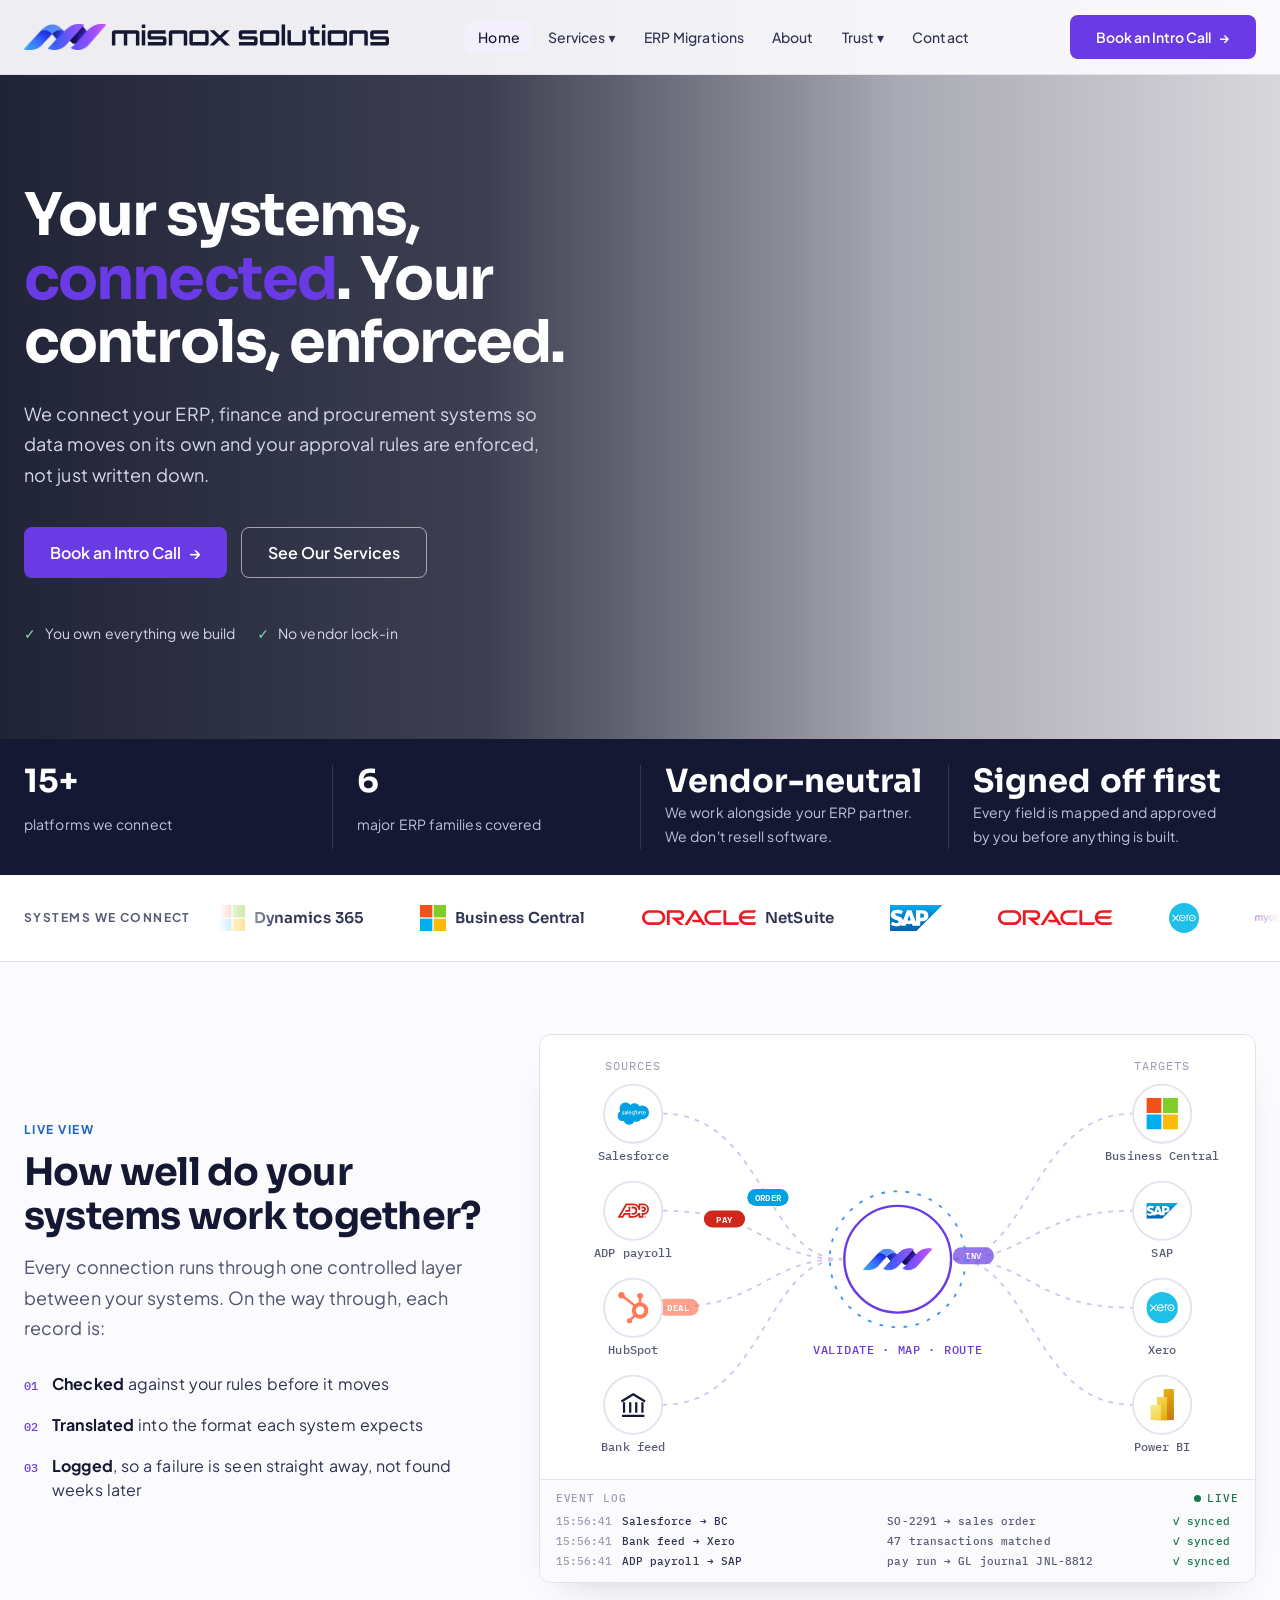
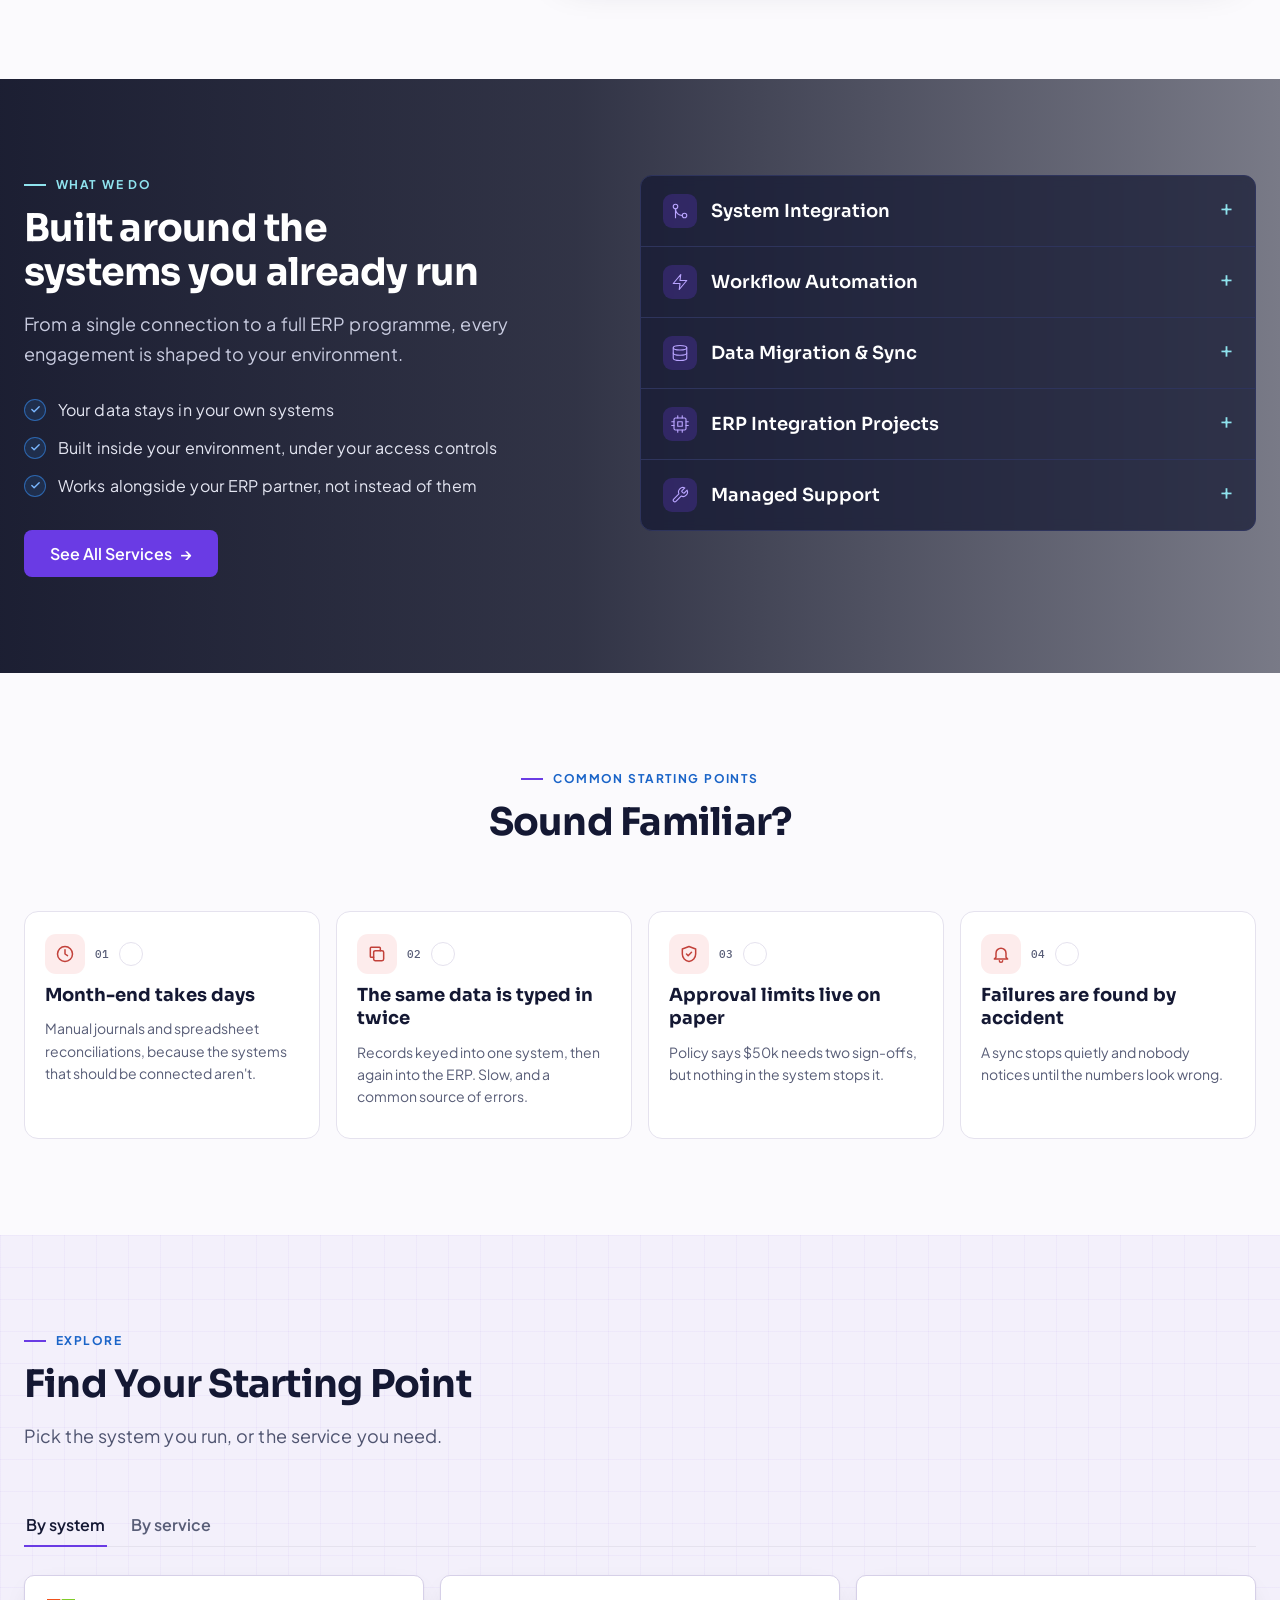
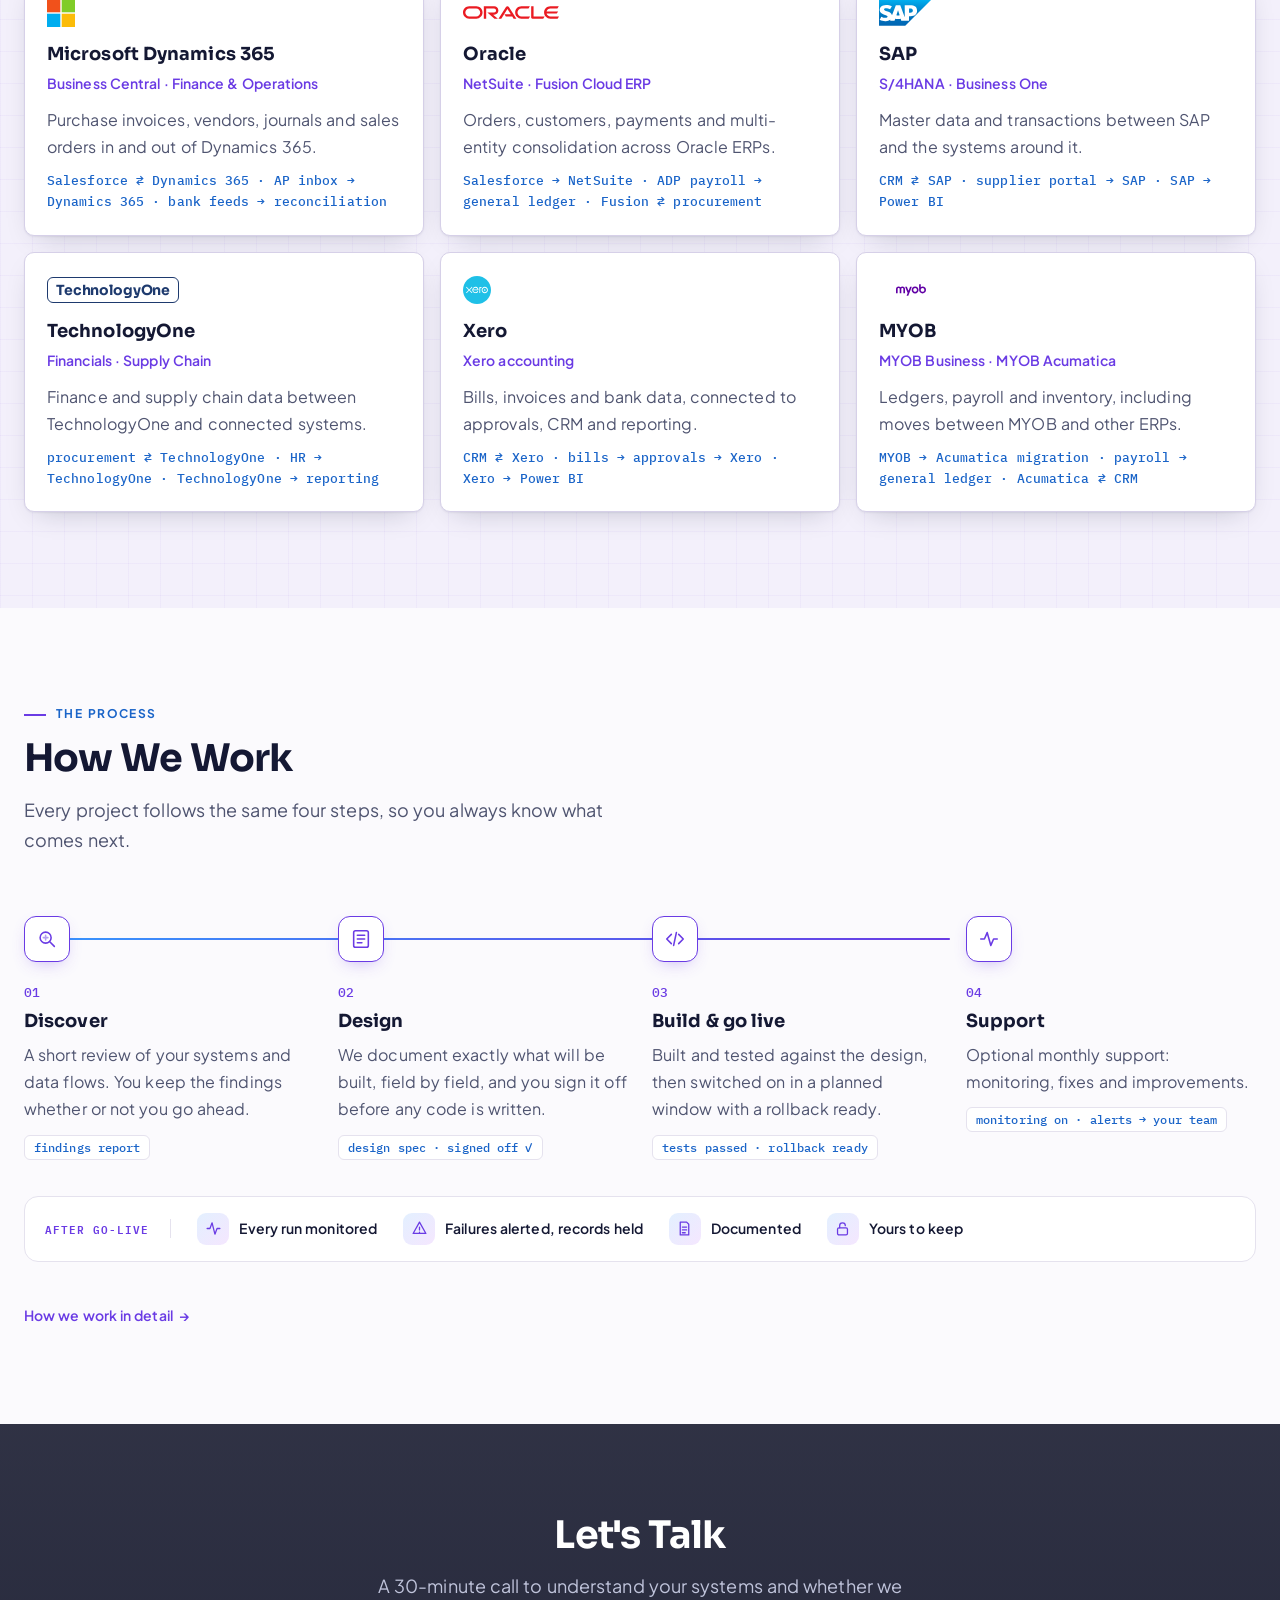
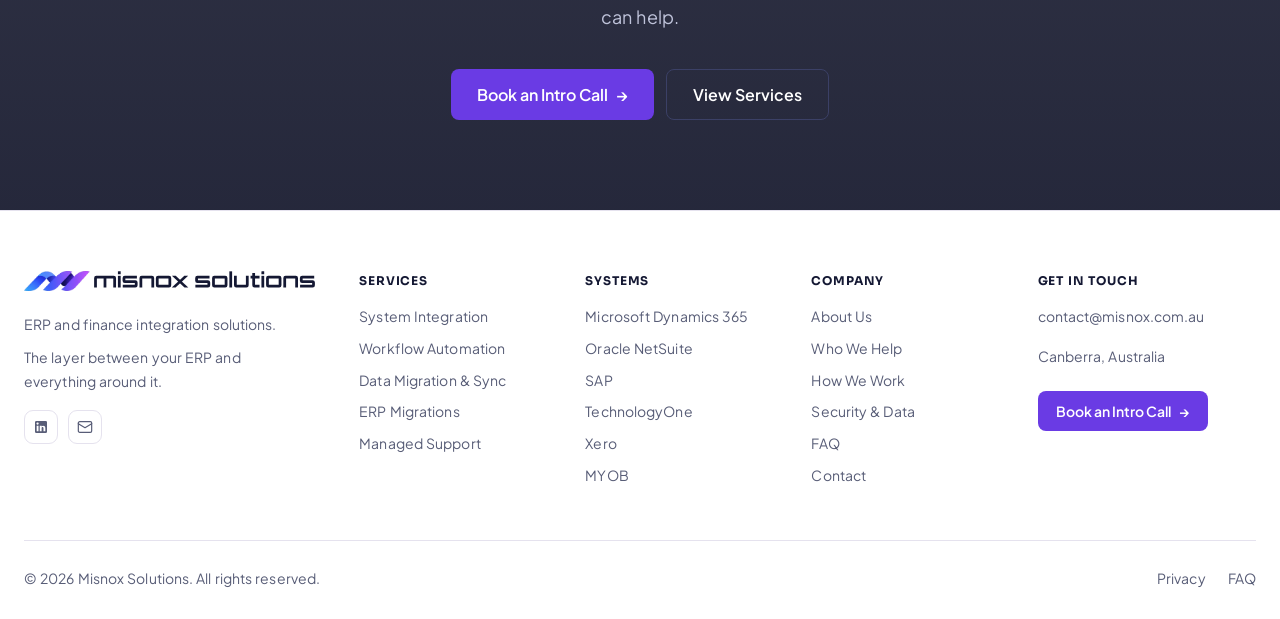
<file: index.html>
<!DOCTYPE html>
<html lang="en">
<head>
<meta charset="UTF-8"/>
<meta name="viewport" content="width=device-width, initial-scale=1.0"/>
<title>Misnox Solutions | Your systems, connected</title>
<meta name="description" content="ERP and finance integration solutions."/>
<meta name="theme-color" content="#FBFAFD"/>
<link rel="apple-touch-icon" href="/brand/apple-touch-icon.png"/>
<link rel="manifest" href="/site.webmanifest"/>
<link rel="canonical" href="https://misnox.com.au/"/>

<!-- Open Graph -->
<meta property="og:type" content="website"/>
<meta property="og:site_name" content="Misnox Solutions"/>
<meta property="og:title" content="Misnox Solutions | Your systems, connected"/>
<meta property="og:description" content="ERP and finance integration solutions."/>
<meta property="og:url" content="https://misnox.com.au/"/>
<meta property="og:image" content="https://misnox.com.au/og-share-v2.png"/>
<meta property="og:image:width" content="1200"/>
<meta property="og:image:height" content="630"/>
<meta property="og:image:alt" content="Misnox Solutions — Your systems, connected. Your controls, enforced."/>
<meta property="og:locale" content="en_AU"/>

<!-- Twitter -->
<meta name="twitter:card" content="summary_large_image"/>
<meta name="twitter:title" content="Misnox Solutions | Your systems, connected"/>
<meta name="twitter:description" content="ERP and finance integration solutions."/>
<meta name="twitter:image" content="https://misnox.com.au/og-share-v2.png"/>

<!-- Favicon (inline SVG — no external file needed) -->
<link rel="icon" type="image/png" sizes="32x32" href="/brand/favicon-32.png"/>
<link rel="preconnect" href="https://fonts.googleapis.com"><link rel="preconnect" href="https://fonts.gstatic.com" crossorigin><link rel="stylesheet" href="https://fonts.googleapis.com/css2?family=Sora:wght@600;700;800&amp;family=Plus+Jakarta+Sans:wght@400;500;600;700&amp;family=IBM+Plex+Mono:wght@500&amp;display=swap">

<!-- Local business structured data -->
<script type="application/ld+json">
{
  "@context":"https://schema.org",
  "@type":"ProfessionalService",
  "name":"Misnox Solutions",
  "description":"ERP and finance system integration. We connect Dynamics 365, Business Central, NetSuite, Oracle, SAP, TechnologyOne, Xero, MYOB and other business platforms — with financial controls enforced in the workflow.",
  "url":"https://misnox.com.au/",
  "email":"contact@misnox.com.au",
  "address":{"@type":"PostalAddress","addressLocality":"Canberra","addressRegion":"ACT","addressCountry":"AU"},
  "sameAs":["https://linkedin.com/company/misnox-solutions"],
  "knowsAbout":["ERP integration","Microsoft Dynamics 365","Business Central","NetSuite","Oracle Fusion","SAP","TechnologyOne","Xero","MYOB","accounts payable automation","system integration","finance automation"],
  "hasOfferCatalog":{
    "@type":"OfferCatalog","name":"Integration Services",
    "itemListElement":[
      {"@type":"Offer","itemOffered":{"@type":"Service","name":"ERP Integration","description":"Connect ERP, finance, and procurement platforms with enforced financial controls."}},
      {"@type":"Offer","itemOffered":{"@type":"Service","name":"Data Migration & Sync","description":"Move data between platforms and keep systems in sync."}},
      {"@type":"Offer","itemOffered":{"@type":"Service","name":"Workflow Automation","description":"Invoice processing, approval routing and finance workflow automation."}},
      {"@type":"Offer","itemOffered":{"@type":"Service","name":"Managed Integration Support","description":"Monitoring, exception handling, and optimisation of live integrations."}}
    ]
  }
}
</script>
<style>
:root{--fs-xs:.75rem;--fs-sm:.875rem;--fs-base:1rem;--fs-lg:1.125rem;--fs-xl:1.25rem;--fs-h3:1.125rem;--fs-h2:clamp(1.75rem,3vw,2.375rem);--fs-h1:clamp(2rem,4vw,3rem);--fs-hero:clamp(2.5rem,4.6vw,3.75rem)}

:root{
  --bg:#FBFAFD;--bg2:#F3F0FB;--bg3:#FFFFFF;--surface:#FFFFFF;--ink:#141833;--ink2:#2E3352;--line:#E5E2EE;
  --accent:#6A3BE4;--accent2:#1A64C8;--teal:#6A3BE4;--brand-grad:linear-gradient(90deg,#3794FD,#7A4CF0);--btn-grad:linear-gradient(135deg,#0E8FA8,#6A3BE4);
  --green:#17784C;--navy:#141833;--navy2:#22274A;
  --muted:#585D77;--white:#fff;
  --r:18px;--r-sm:12px;--tr:0.3s cubic-bezier(0.4,0,0.2,1);
}
*{margin:0;padding:0;box-sizing:border-box}
html{scroll-behavior:smooth}

/* ── A11Y: focus + reduced motion ── */
:focus-visible{outline:2px solid var(--accent2);outline-offset:3px;border-radius:6px}
.sr-only{position:absolute;width:1px;height:1px;padding:0;margin:-1px;overflow:hidden;clip:rect(0,0,0,0);white-space:nowrap;border:0}
.skip-link{background:#6A3BE4!important;position:absolute;left:-9999px;top:0;z-index:2000;background:var(--accent);color:var(--ink);padding:12px 20px;border-radius:0 0 8px 0;font-weight:600;font-size:var(--fs-sm)}
.skip-link:focus{left:0}
@media(prefers-reduced-motion:reduce){
  *,*::before,*::after{animation-duration:0.01ms!important;animation-iteration-count:1!important;transition-duration:0.01ms!important;scroll-behavior:auto!important}
  .reveal{opacity:1!important;transform:none!important}
  .hero-content>*{opacity:1!important}
}
body{font-family:-apple-system,BlinkMacSystemFont,'Segoe UI',system-ui,sans-serif;background:var(--bg);color:var(--ink);line-height:1.65;-webkit-font-smoothing:antialiased}
a{text-decoration:none;color:inherit}

/* ── UTIL ── */
.container{max-width:80rem;margin:0 auto;padding:0 24px}
.eyebrow{font-size:var(--fs-xs);font-weight:600;letter-spacing:0.22em;text-transform:uppercase;color:var(--muted);margin-bottom:16px}
.section{padding:96px 0}.section-sm{padding:60px 0}

/* ── REVEAL ── */
.reveal{opacity:0;transform:translateY(34px) scale(0.985);transition:opacity 0.9s cubic-bezier(0.16,1,0.3,1),transform 0.9s cubic-bezier(0.16,1,0.3,1);will-change:opacity,transform}
.reveal.visible{opacity:1;transform:none;will-change:auto}
.reveal-delay-1{transition-delay:0.1s}.reveal-delay-2{transition-delay:0.2s}.reveal-delay-3{transition-delay:0.3s}

/* ── BUTTONS ── */
.btn{display:inline-flex;align-items:center;gap:8px;font-weight:600;font-size:var(--fs-base);padding:13px 26px;border-radius:var(--r-sm);border:none;cursor:pointer;transition:var(--tr);white-space:nowrap}
.btn-primary{background:var(--btn-grad);color:var(--ink);box-shadow:0 4px 20px rgba(122,76,240,0.35)}
.btn-primary:hover{background:linear-gradient(135deg,#12A0BB,#7A4CF0);transform:translateY(-1px);box-shadow:0 6px 26px rgba(122,76,240,0.45)}
.btn-ghost{background:var(--surface);color:var(--ink);border:1px solid var(--line)}
.btn-ghost:hover{background:var(--surface);border-color:var(--line)}
.btn-outline{background:transparent;color:var(--ink);border:1.5px solid var(--line)}
.btn-outline:hover{background:var(--surface);border-color:var(--line)}
.btn-dark{background:var(--navy);color:var(--ink)}
.btn-dark:hover{background:var(--navy2);transform:translateY(-2px)}
.btn-lg{padding:15px 32px;font-size:var(--fs-base);border-radius:14px}
.arrow{transition:transform var(--tr)}.btn:hover .arrow{transform:translateX(3px)}

/* ── NAV ── */
#main-nav{position:fixed;top:0;left:0;right:0;z-index:1000;transition:background var(--tr)}
#main-nav.scrolled{background:rgba(18,24,40,0.92);backdrop-filter:blur(20px);box-shadow:0 1px 0 rgba(20,24,51,0.08)}
.nav-inner{max-width:80rem;margin:0 auto;padding:0 24px;height:74px;display:flex;align-items:center;justify-content:space-between}
.nav-logo{display:flex;align-items:center;gap:12px;font-weight:800;font-size:var(--fs-lg)}
.logo-img{height:30px;width:auto;display:block}.nav-link{white-space:nowrap}@media(max-width:1280px){.nav-logo .logo-img{height:26px}}@media(max-width:1180px){.nav-logo .logo-img{height:22px}}@media(max-width:1100px){.nav-logo .logo-img{height:20px}.nav-links .nav-link{padding:7px 8px}}@media(min-width:961px) and (max-width:1040px){.nav-logo .logo-img{height:18px}.nav-links .nav-link{padding:7px 6px}}.footer-brand .logo-img{width:100%;max-width:380px;height:auto}
.logo-mark{width:50px;height:50px;flex-shrink:0;display:block}
@media(max-width:640px){.nav-cta{display:none}.nav-logo{gap:9px}.logo-mark{width:34px;height:34px}.wordmark{font-size:1rem!important}.wordmark-sub{font-size:0.5rem!important;margin-top:4px!important}}
.wordmark{display:inline-flex;flex-direction:column;line-height:1;font-family:'Unbounded',-apple-system,'Segoe UI',sans-serif;font-weight:700;font-size:1.5rem;letter-spacing:0.04em;color:var(--ink)}
.wordmark-sub{font-weight:400;font-size:0.7rem;letter-spacing:0.42em;text-transform:uppercase;color:var(--ink2);margin-top:6px}
.nav-links{display:flex;align-items:center;gap:2px;list-style:none}
.nav-link{padding:7px 13px;border-radius:8px;font-size:var(--fs-sm);font-weight:500;color:var(--ink2);transition:var(--tr);cursor:pointer}
.nav-link:hover,.nav-link.active{color:var(--ink);background:var(--surface)}
.has-dropdown{position:relative}
.dropdown{position:absolute;top:calc(100%+8px);left:50%;transform:translateX(-50%) translateY(-6px);background:#0d1929;border-radius:14px;box-shadow:0 8px 32px rgba(0,0,0,0.5);padding:6px;min-width:210px;opacity:0;pointer-events:none;transition:opacity 0.2s,transform 0.2s;border:1px solid var(--line)}
.has-dropdown:hover .dropdown{opacity:1;pointer-events:auto;transform:translateX(-50%) translateY(0)}
.dropdown a{display:block;padding:9px 14px;border-radius:9px;font-size:var(--fs-sm);color:var(--ink2);font-weight:500;transition:var(--tr)}
.dropdown a:hover{background:var(--surface);color:var(--ink)}
.mobile-toggle{display:none;background:none;border:none;cursor:pointer;color:var(--ink);padding:8px}
.mobile-menu{display:none;background:#0a1220;border-top:1px solid var(--line);padding:16px 24px}
.mobile-menu a{display:block;padding:11px 0;border-bottom:1px solid var(--line);font-size:var(--fs-base);color:var(--ink2)}

/* ════════════════════════════════
   HERO — split with flow stack
════════════════════════════════ */
.hero{min-height:100vh;display:flex;align-items:center;position:relative;overflow:hidden;background:radial-gradient(ellipse 70% 60% at 75% 30%,#182036 0%,var(--bg) 60%);padding-top:74px}
.hero-glow{position:absolute;width:640px;height:640px;border-radius:50%;background:radial-gradient(circle,rgba(122,76,240,0.13) 0%,transparent 65%);right:-140px;top:8%;pointer-events:none}
.hero-glow-2{position:absolute;width:420px;height:420px;border-radius:50%;background:radial-gradient(circle,rgba(122,76,240,0.08) 0%,transparent 65%);left:-120px;bottom:5%;pointer-events:none}

.hero-split{display:grid;grid-template-columns:1.08fr 1fr;gap:72px;align-items:center;padding:72px 0;position:relative;z-index:2}

@keyframes hFadeUp{from{opacity:0;transform:translateY(26px)}to{opacity:1;transform:translateY(0)}}
.hero-left>*{opacity:0;animation:hFadeUp 0.75s cubic-bezier(0.4,0,0.2,1) forwards}
.ha0{animation-delay:0.05s}.ha1{animation-delay:0.16s}.ha2{animation-delay:0.28s}.ha3{animation-delay:0.4s}.ha4{animation-delay:0.52s}

.hero-pill{display:inline-flex;align-items:center;gap:9px;padding:7px 16px;background:var(--surface);border:1px solid var(--line);border-radius:100px;font-size:var(--fs-xs);font-weight:700;color:var(--accent2);letter-spacing:0.12em;text-transform:uppercase;margin-bottom:30px}
.hero-pill-dot{width:6px;height:6px;border-radius:50%;background:var(--accent2)}

.hero h1{font-size:clamp(2.6rem,4.8vw,4.1rem);font-weight:800;line-height:1.08;letter-spacing:-0.032em;color:var(--ink);margin-bottom:24px}
.hero h1 .hl{position:relative;white-space:nowrap;color:var(--accent2);background:var(--brand-grad);-webkit-background-clip:text;background-clip:text;-webkit-text-fill-color:transparent}
.hero h1 .hl::after{content:'';position:absolute;left:0;right:0;bottom:4px;height:9px;background:linear-gradient(90deg,rgba(55,148,253,0.22),rgba(122,76,240,0.22));border-radius:3px;z-index:-1}

.hero-sub{font-size:var(--fs-base);color:var(--muted);max-width:480px;line-height:1.75;margin-bottom:36px}
.hero-actions{display:flex;gap:14px;flex-wrap:wrap;margin-bottom:44px}

/* ── FLOW STACK (right panel) ── */
.flow-stack{position:relative;display:flex;flex-direction:column;align-items:stretch;max-width:430px;margin-left:auto;opacity:0;animation:hFadeUp 0.85s cubic-bezier(0.4,0,0.2,1) 0.45s forwards,stackFloat 8s ease-in-out 1.6s infinite}
@keyframes stackFloat{0%,100%{transform:translateY(0)}50%{transform:translateY(-10px)}}
.fs-card{background:var(--surface);border:1px solid var(--line);border-radius:14px;padding:18px 22px;backdrop-filter:blur(12px);position:relative}
.fs-head{display:flex;align-items:center;justify-content:space-between;gap:12px}
.fs-title{font-size:var(--fs-sm);font-weight:700;color:var(--ink)}
.fs-sys{font-size:var(--fs-xs);font-weight:600;letter-spacing:0.08em;text-transform:uppercase;color:var(--muted)}
.fs-badge{font-size:var(--fs-xs);font-weight:700;padding:4px 11px;border-radius:100px;white-space:nowrap}
.fs-badge.in{background:var(--surface);color:var(--muted)}
.fs-badge.ok{background:rgba(52,211,153,0.14);color:var(--green)}
.fs-hub{border-color:rgba(122,76,240,0.45);background:linear-gradient(135deg,rgba(122,76,240,0.14),rgba(122,76,240,0.08));box-shadow:0 8px 32px rgba(122,76,240,0.15)}
.fs-hub .fs-title{display:flex;align-items:center;gap:9px}
.fs-logo{width:20px;height:20px;flex-shrink:0;display:inline-block}
.fs-checks{display:flex;flex-direction:column;gap:7px;margin-top:13px;padding-top:13px;border-top:1px solid var(--line)}
.fs-check{display:flex;align-items:center;gap:9px;font-size:var(--fs-xs);color:var(--muted)}
.fs-check::before{content:'✓';width:15px;height:15px;border-radius:50%;background:rgba(52,211,153,0.15);color:var(--green);font-size:var(--fs-xs);font-weight:800;display:inline-flex;align-items:center;justify-content:center;flex-shrink:0}
/* connectors with travelling pulse */
.fs-link{width:2px;height:34px;background:var(--surface);margin:0 auto;position:relative;overflow:visible}
.fs-pulse{position:absolute;left:50%;transform:translateX(-50%);width:7px;height:7px;border-radius:50%;background:var(--accent2);box-shadow:0 0 10px rgba(55,148,253,0.8);animation:pulseDown 2.6s ease-in-out infinite}
.fs-link-2 .fs-pulse{animation-delay:1.3s}
@keyframes pulseDown{0%{top:-4px;opacity:0}12%{opacity:1}88%{opacity:1}100%{top:calc(100% - 3px);opacity:0}}
.fs-note{text-align:center;font-size:var(--fs-xs);color:var(--muted);margin-top:16px;letter-spacing:0.05em;font-style:italic}

/* Hero promise strip *//* Hero promise strip */
.hero-promises{display:flex;gap:22px;flex-wrap:wrap}
.hp-item{display:flex;align-items:center;gap:9px;font-size:var(--fs-sm);color:var(--muted)}
.hp-item::before{content:'';width:14px;height:14px;border-radius:50%;background:var(--surface);border:1px solid rgba(55,148,253,0.4);background-image:url("data:image/svg+xml,%3Csvg xmlns='http://www.w3.org/2000/svg' viewBox='0 0 24 24' fill='none' stroke='%233794FD' stroke-width='3' stroke-linecap='round' stroke-linejoin='round'%3E%3Cpolyline points='20 6 9 17 4 12'/%3E%3C/svg%3E");background-size:8px;background-repeat:no-repeat;background-position:center;flex-shrink:0}

/* ── LEAD MAGNET / SECONDARY CTA ── */
.lead-box{display:flex;align-items:center;justify-content:space-between;gap:28px;flex-wrap:wrap;background:var(--surface);border:1px solid var(--line);border-left:3px solid var(--accent);border-radius:var(--r);padding:32px 36px}
.lead-box h3{font-size:var(--fs-lg);font-weight:700;color:var(--ink);margin-bottom:6px}
.lead-box p{font-size:var(--fs-sm);color:var(--muted);line-height:1.6;max-width:520px}

details summary::-webkit-details-marker{display:none}
details[open]{border-color:var(--line)!important}
details[open] summary span{transform:rotate(45deg)}
details summary span{transition:transform 0.25s;display:inline-block}
details summary:focus-visible{outline:2px solid var(--accent2);outline-offset:4px}

/* ── STATIC PLATFORM STRIP ── */
.platform-strip{padding:20px 0;border-bottom:1px solid var(--line);background:var(--bg)}
.platform-strip .container{display:flex;align-items:baseline;gap:24px;flex-wrap:wrap;justify-content:center}
.pstrip-label{font-size:var(--fs-xs);font-weight:600;letter-spacing:0.2em;text-transform:uppercase;color:var(--muted)}
.pstrip-items{font-size:var(--fs-sm);color:var(--muted);letter-spacing:0.02em}

/* ── BENTO GRID ── *//* ── BENTO GRID ── */
.bento{display:grid;grid-template-columns:repeat(3,1fr);gap:14px}
.bcard{background:var(--surface);border:1px solid var(--line);border-radius:var(--r);padding:32px;position:relative;overflow:hidden;transition:border-color var(--tr),background var(--tr),transform var(--tr)}
.bcard:hover{border-color:var(--line);background:var(--surface);transform:translateY(-3px)}
.bcard-wide{grid-column:span 2}
.bcard-icon{width:46px;height:46px;border-radius:12px;background:var(--surface);border:1px solid var(--line);display:flex;align-items:center;justify-content:center;margin-bottom:20px;color:var(--accent)}
.bcard h3{font-size:var(--fs-base);font-weight:700;color:var(--ink);margin-bottom:10px}
.bcard p{font-size:var(--fs-sm);color:var(--muted);line-height:1.65}
.bcard-cta{display:inline-flex;align-items:center;gap:6px;font-size:var(--fs-sm);font-weight:600;color:var(--accent);margin-top:18px;transition:gap var(--tr)}
.bcard-cta:hover{gap:10px}
/* Wide card mini visual */
.bcard-visual{position:absolute;right:-10px;bottom:-10px;opacity:0.5;pointer-events:none}

/* ── PROCESS STRIP ── */
.process-strip{display:grid;grid-template-columns:repeat(4,1fr);gap:0;position:relative}
.process-strip::before{content:'';position:absolute;top:15px;left:8%;right:8%;height:1px;background:var(--surface)}
.ps-item{display:flex;flex-direction:column;align-items:center;text-align:center;padding:0 16px;position:relative}
.ps-num{font-size:2rem;font-weight:200;color:var(--accent2);line-height:1;margin-bottom:18px;font-variant-numeric:tabular-nums}
.ps-item h3{font-size:var(--fs-base);font-weight:700;color:var(--ink);margin-bottom:8px}
.ps-item p{font-size:var(--fs-sm);color:var(--muted);line-height:1.6}

/* ── SECTION STYLES ── */
h2.st{font-size:clamp(1.8rem,3.4vw,2.6rem);font-weight:700;color:var(--ink);letter-spacing:-0.028em;line-height:1.14;margin-bottom:14px}
.sd{font-size:var(--fs-base);color:var(--muted);max-width:560px;line-height:1.7}
.sh{margin-bottom:52px}.sh.c{text-align:center;display:flex;flex-direction:column;align-items:center}
.sh.c::before{content:'';width:34px;height:3px;border-radius:2px;background:linear-gradient(90deg,var(--accent),var(--teal));margin-bottom:18px}
.sh.c .sd{text-align:center}

/* ── PLATFORM BADGES ── */
.pf-badge{width:36px;height:36px;border-radius:10px;display:inline-flex;align-items:center;justify-content:center;background:var(--surface);border:1px solid var(--line);flex-shrink:0}
.pf-badge svg{display:block}
.pf-badge-txt{font-weight:800;color:var(--ink);letter-spacing:0.02em;line-height:1}
.pf-badge-sm{width:28px;height:28px;border-radius:8px}
.pf-grid{display:grid;grid-template-columns:repeat(2,minmax(0,1fr));gap:12px}
@media(max-width:768px){.pf-grid{grid-template-columns:1fr}}
.pf-pair{display:inline-flex;gap:6px;flex-shrink:0}
.pf-head{display:flex;align-items:center;gap:13px;margin-bottom:12px}
.pf-head h3{margin-bottom:0!important}

/* ── CHECKLIST ── */
.ck-grid{display:grid;grid-template-columns:1fr 1fr;gap:0 56px;border-top:1px solid var(--line)}
.ck-item{display:flex;align-items:flex-start;gap:14px;padding:18px 0;background:transparent;border:none;border-bottom:1px solid var(--line);border-radius:0;transition:padding-left 0.25s ease}
.ck-item:hover{padding-left:8px}
.ck-icon{width:20px;height:20px;border-radius:6px;background:transparent;border:1px solid rgba(55,148,253,0.45);display:flex;align-items:center;justify-content:center;flex-shrink:0;margin-top:2px}
.ck-icon svg{width:10px;height:10px;stroke:var(--accent2);stroke-width:2.2;fill:none;stroke-linecap:round;stroke-linejoin:round}
.ck-item strong{display:block;font-size:var(--fs-sm);font-weight:700;color:var(--ink);margin-bottom:2px}
.ck-item span{font-size:var(--fs-xs);color:var(--muted);line-height:1.5}

/* ── WHY 3-UP ── */
.why-grid{display:grid;grid-template-columns:repeat(3,1fr);gap:14px}
.why-card{background:var(--surface);border:1px solid var(--line);border-radius:var(--r);padding:32px;transition:var(--tr)}
.why-card:hover{border-color:var(--line);background:var(--surface)}
.why-card h3{font-size:var(--fs-base);font-weight:700;color:var(--ink);margin-bottom:10px;margin-top:18px}
.why-card p{font-size:var(--fs-sm);color:var(--muted);line-height:1.65}

/* ── CTA BAND ── */
.cta-band{padding:90px 0;position:relative;overflow:hidden;background:linear-gradient(135deg,#1a2140 0%,#232a52 100%);border-top:1px solid var(--line)}
.cta-band::before{content:'';position:absolute;inset:0;background-image:radial-gradient(rgba(55,148,253,0.14) 1px,transparent 1px);background-size:26px 26px;mask-image:radial-gradient(ellipse 70% 80% at 50% 50%,black 0%,transparent 100%);pointer-events:none}
.cta-band::after{content:none}
.cta-inner{position:relative;z-index:1;text-align:center;max-width:600px;margin:0 auto}
.cta-inner h2{font-size:clamp(1.75rem,3vw,2.5rem);font-weight:800;color:var(--ink);letter-spacing:-0.02em;margin-bottom:14px}
.cta-inner p{font-size:var(--fs-lg);color:var(--muted);margin-bottom:36px;line-height:1.7}
.cta-btns{display:flex;gap:12px;justify-content:center;flex-wrap:wrap}

/* ── GLASS CARD (dark sections) ── */
.glass-card{background:var(--surface);border:1px solid var(--line);border-radius:var(--r);padding:32px;transition:var(--tr)}
.glass-card:hover{background:var(--surface);border-color:var(--line);transform:translateY(-4px)}
.glass-card h3{font-size:var(--fs-base);font-weight:700;color:var(--ink);margin-bottom:10px}
.glass-card p{font-size:var(--fs-sm);color:var(--muted);line-height:1.65}

/* ── GRID UTILS ── */
.grid-3{display:grid;grid-template-columns:repeat(3,1fr);gap:20px}
.grid-2{display:grid;grid-template-columns:repeat(2,1fr);gap:20px}
.split{display:grid;grid-template-columns:1fr 1fr;gap:64px;align-items:center}
.split.r{direction:rtl}.split.r>*{direction:ltr}

/* ── MISC ── */
.chips{display:flex;flex-wrap:wrap;gap:8px;margin-top:20px}
.chip{display:inline-flex;align-items:center;gap:6px;padding:6px 13px;border-radius:100px;background:var(--surface);border:1px solid var(--line);font-size:var(--fs-xs);font-weight:500;color:var(--ink2)}
.chip::before{content:'';width:4px;height:4px;border-radius:50%;background:var(--accent2);flex-shrink:0}
.feature-list{list-style:none;display:flex;flex-direction:column;gap:11px}
.feature-list li{display:flex;align-items:flex-start;gap:11px;font-size:var(--fs-base);color:var(--muted)}
.feature-list li::before{content:'';width:20px;height:20px;border-radius:50%;background:var(--accent);flex-shrink:0;margin-top:2px;background-image:url("data:image/svg+xml,%3Csvg xmlns='http://www.w3.org/2000/svg' viewBox='0 0 20 20' fill='white'%3E%3Cpath fill-rule='evenodd' d='M16.707 5.293a1 1 0 010 1.414l-8 8a1 1 0 01-1.414 0l-4-4a1 1 0 011.414-1.414L8 12.586l7.293-7.293a1 1 0 011.414 0z' clip-rule='evenodd'/%3E%3C/svg%3E");background-size:12px;background-repeat:no-repeat;background-position:center}
.steps{display:flex;flex-direction:column;gap:0}
.step{display:flex;gap:20px;position:relative;padding-bottom:28px}
.step:last-child{padding-bottom:0}
.step:not(:last-child)::after{content:'';position:absolute;left:18px;top:44px;bottom:4px;width:1px;background:var(--surface)}
.step-num{width:38px;height:38px;border-radius:10px;background:var(--surface);border:1px solid var(--line);color:var(--ink2);font-weight:700;font-size:var(--fs-sm);display:flex;align-items:center;justify-content:center;flex-shrink:0}
.step-body h3{font-size:var(--fs-base);font-weight:700;color:var(--ink);margin-bottom:4px}
.step-body p{font-size:var(--fs-sm);color:var(--muted);line-height:1.6}
.platform-tags{display:flex;flex-wrap:wrap;gap:10px}
.platform-tag{padding:7px 17px;background:var(--surface);border:1px solid var(--line);border-radius:100px;font-size:var(--fs-xs);font-weight:600;color:var(--muted);transition:var(--tr)}
.platform-tag:hover{border-color:var(--accent);color:var(--accent)}
.num-card{background:var(--surface);border:1px solid var(--line);border-radius:var(--r);padding:28px}
.num-card:hover{border-color:var(--line);transform:translateY(-3px)}
.num-card{transition:var(--tr)}
.num-card .num{font-size:var(--fs-xs);font-weight:800;letter-spacing:0.08em;color:var(--accent);margin-bottom:8px;text-transform:uppercase}
.num-card h3{font-size:var(--fs-base);font-weight:700;color:var(--ink);margin-bottom:6px}
.num-card p{font-size:var(--fs-sm);color:var(--muted);line-height:1.65}
.card{background:var(--surface);border:1px solid var(--line);border-radius:var(--r);padding:28px;transition:var(--tr)}
.card:hover{border-color:var(--line);transform:translateY(-3px)}
.card h3{font-size:var(--fs-base);font-weight:700;color:var(--ink);margin-bottom:8px}
.card p{font-size:var(--fs-sm);color:var(--muted);line-height:1.65}
.card-link{display:inline-flex;align-items:center;gap:6px;font-size:var(--fs-sm);font-weight:600;color:var(--accent);margin-top:14px;transition:gap var(--tr)}
.card-link:hover{gap:10px}
.card-icon{width:44px;height:44px;border-radius:11px;background:var(--surface);border:1px solid var(--line);display:flex;align-items:center;justify-content:center;margin-bottom:18px;color:var(--accent)}
.outcome-card{border-radius:var(--r);border:1px solid var(--line);padding:26px;background:var(--surface);transition:var(--tr)}
.outcome-card:hover{border-color:var(--line);transform:translateY(-3px)}
.outcome-card h3{font-size:var(--fs-base);font-weight:700;color:var(--ink);margin-bottom:7px}
.outcome-card p{font-size:var(--fs-sm);color:var(--muted);line-height:1.65}

/* ── PAGE HERO ── */
.page-hero{padding:140px 0 72px;background:var(--navy);position:relative;overflow:hidden}
.page-hero::before{content:'';position:absolute;width:600px;height:600px;border-radius:50%;background:radial-gradient(circle,rgba(122,76,240,0.08) 0%,transparent 65%);right:-100px;top:-100px;pointer-events:none}
.page-hero-content{position:relative;z-index:1;max-width:680px}
.page-hero .eyebrow{color:var(--accent2)}
.page-hero h1{font-size:clamp(1.9rem,4vw,3rem);font-weight:800;color:var(--ink);letter-spacing:-0.03em;line-height:1.1;margin-bottom:18px}
.page-hero p{font-size:var(--fs-lg);color:var(--muted);line-height:1.7;max-width:560px}
.section-dark{background:var(--navy);color:var(--ink)}
.section-alt{background:var(--bg2)}
label{display:block;font-size:var(--fs-sm);font-weight:600;color:var(--ink2);margin-bottom:7px}
input,select,textarea{width:100%;padding:12px 15px;border:1px solid var(--line);border-radius:10px;font-size:var(--fs-base);font-family:inherit;color:var(--ink);background:var(--surface);transition:border-color var(--tr),background var(--tr),box-shadow var(--tr);outline:none}
input::placeholder,textarea::placeholder{color:var(--muted)}
input:hover,select:hover,textarea:hover{border-color:var(--line);background:var(--surface)}
input:focus,select:focus,textarea:focus{border-color:var(--accent);background:var(--surface);box-shadow:0 0 0 3px rgba(122,76,240,0.14)}
select{appearance:none;-webkit-appearance:none;background-image:url("data:image/svg+xml,%3Csvg xmlns='http://www.w3.org/2000/svg' viewBox='0 0 24 24' fill='none' stroke='%233794FD' stroke-width='2' stroke-linecap='round'%3E%3Cpolyline points='6 9 12 15 18 9'/%3E%3C/svg%3E");background-repeat:no-repeat;background-position:right 14px center;background-size:16px;padding-right:40px;cursor:pointer}
select option{background:#0d1929;color:var(--ink)}
.form-note{font-size:var(--fs-xs);color:var(--muted);margin-top:14px;line-height:1.6}
textarea{resize:vertical;min-height:130px}
.form-grid{display:grid;grid-template-columns:1fr 1fr;gap:16px}
.form-full{grid-column:1/-1}
.contact-info-card{background:var(--navy);border-radius:var(--r);padding:36px;height:100%}
.contact-info-card h3{font-size:var(--fs-lg);font-weight:700;color:var(--ink);margin-bottom:22px}
.contact-item{display:flex;gap:14px;margin-bottom:20px}
.contact-item-icon{width:36px;height:36px;background:var(--surface);border-radius:9px;display:flex;align-items:center;justify-content:center;flex-shrink:0}
.contact-item-text p:first-child{font-size:var(--fs-xs);color:var(--muted);font-weight:500;margin-bottom:2px}
.contact-item-text a,.contact-item-text p:last-child{font-size:var(--fs-base);color:var(--ink2);font-weight:500}
.expect-list{margin-top:26px;padding-top:26px;border-top:1px solid var(--line)}
.expect-list h4{font-size:var(--fs-sm);font-weight:700;color:var(--muted);letter-spacing:0.06em;text-transform:uppercase;margin-bottom:12px}
.expect-item{display:flex;gap:10px;margin-bottom:9px;font-size:var(--fs-sm);color:var(--ink2)}
.expect-item::before{content:'✓';color:var(--accent2);font-weight:700;flex-shrink:0}

/* ── FOOTER ── */
footer{background:#0d1220;color:var(--muted);padding:60px 0 28px}
.footer-grid{display:grid;grid-template-columns:2fr 1fr 1fr 1.5fr;gap:44px;margin-bottom:44px}
.footer-brand p{font-size:var(--fs-sm);line-height:1.7;max-width:270px;margin-top:14px}
.footer-col h4{font-size:var(--fs-xs);font-weight:700;color:var(--muted);letter-spacing:0.07em;text-transform:uppercase;margin-bottom:14px}
.footer-col a{display:block;font-size:var(--fs-sm);margin-bottom:8px;color:var(--muted);transition:color var(--tr)}
.footer-col a:hover{color:var(--accent2)}
.footer-contact-item{display:flex;align-items:center;gap:7px;margin-bottom:8px;font-size:var(--fs-sm)}
.footer-bottom{border-top:1px solid var(--line);padding-top:26px;display:flex;justify-content:space-between;align-items:center;flex-wrap:wrap;gap:12px;font-size:var(--fs-xs)}
.footer-bottom-links{display:flex;gap:22px}
.footer-bottom-links a{color:var(--muted);transition:color var(--tr)}
.footer-bottom-links a:hover{color:var(--muted)}

/* ── RESPONSIVE ── */
@media(max-width:1024px){.hero-split{grid-template-columns:1fr;gap:52px}.flow-stack{margin:0 auto}.bento{grid-template-columns:repeat(2,1fr)}.bcard-wide{grid-column:span 2}.why-grid{grid-template-columns:repeat(2,1fr)}.process-strip{grid-template-columns:repeat(2,1fr);gap:32px}.process-strip::before{display:none}.footer-grid{grid-template-columns:1fr 1fr;gap:28px}.split{grid-template-columns:1fr;gap:40px}.split.r{direction:ltr}.grid-3{grid-template-columns:repeat(2,1fr)}}
@media(max-width:768px){
  .section{padding:56px 0}.section-sm{padding:44px 0}
  .container{padding:0 20px}
  .hero h1{font-size:2.2rem}
  .hero-sub{font-size:var(--fs-base)}
  .hero-split{grid-template-columns:1fr;gap:48px;padding:56px 0}
  .flow-stack{margin:0 auto;max-width:400px}
  .hero-promises{gap:12px 20px}
  .nav-links,.nav-cta{display:none}.mobile-toggle{display:flex}
  .bento{grid-template-columns:1fr}.bcard-wide{grid-column:span 1}
  .why-grid{grid-template-columns:1fr}
  .grid-3,.grid-2{grid-template-columns:1fr}
  .form-grid{grid-template-columns:1fr}
  .footer-grid{grid-template-columns:1fr 1fr}
  .ck-grid{grid-template-columns:1fr;gap:0}
  .process-strip{grid-template-columns:1fr;gap:36px}
  .lead-box{flex-direction:column;align-items:flex-start;padding:26px}
  .hero-actions{flex-direction:column;width:100%;max-width:340px}
  .hero-actions .btn{width:100%;justify-content:center}
  .sh{margin-bottom:38px}
  h2.st{font-size:1.65rem}
  .page-hero{padding:120px 0 56px}
  .cta-band{padding:64px 0}
  .platform-strip .container{gap:12px}
  .pstrip-items{font-size:var(--fs-xs);line-height:1.9}
}
@media(max-width:560px){
  .hero-promises{flex-direction:column;gap:10px}
  .fs-card{padding:15px 17px}
}
@media(max-width:480px){.footer-grid{grid-template-columns:1fr}.hero h1{font-size:2rem}.container{padding:0 16px}.btn-lg{padding:14px 24px;font-size:var(--fs-sm)}.card,.bcard,.why-card{padding:22px}}

/* ── Look & feel refresh (Nov 2026) ── */
h1,h2,h3,h4,.st{font-family:'Sora',-apple-system,BlinkMacSystemFont,'Segoe UI',system-ui,sans-serif}
h1,.st,.page-hero h1{letter-spacing:-0.022em}
/* lifted navy band to break the dark */
.section-light{background:linear-gradient(180deg,#1C2543 0%,#212B4D 100%);border-top:1px solid rgba(122,76,240,0.18);border-bottom:1px solid rgba(122,76,240,0.18);position:relative}
.section-light::before{content:'';position:absolute;inset:0;background:radial-gradient(ellipse 60% 50% at 50% 0%,rgba(55,148,253,0.08),transparent 70%);pointer-events:none}
.section-light .container{position:relative}
.section-light .why-card{background:var(--surface);border:1px solid var(--line)}
.section-light .why-card:hover{border-color:rgba(122,76,240,0.45);box-shadow:0 8px 28px rgba(0,0,0,0.25)}
.section-light .sd,.section-light .why-card p{color:var(--muted)}
/* integration hub diagram */
.hub{display:grid;grid-template-columns:1fr 70px minmax(220px,260px) 70px 1fr;align-items:center;gap:0;margin-top:8px}
.hub-col{display:flex;flex-direction:column;gap:10px}
.hub-label{font-size:var(--fs-xs);font-weight:700;letter-spacing:0.16em;text-transform:uppercase;color:var(--muted);margin-bottom:4px}
.hub-node{display:flex;align-items:center;gap:12px;padding:10px 14px;background:var(--surface);border:1px solid var(--line);border-radius:12px;font-size:var(--fs-sm);color:var(--ink2);font-weight:600}
.hub-node .ic{color:var(--accent2);display:inline-flex}
.hub-wire{height:2px;background:linear-gradient(90deg,rgba(55,148,253,0.15),rgba(122,76,240,0.55),rgba(55,148,253,0.15));position:relative;overflow:hidden}
.hub-wire::after{content:'';position:absolute;top:-2px;left:-20%;width:20%;height:6px;border-radius:3px;background:#3794FD;box-shadow:0 0 10px #3794FD;animation:wire 2.6s linear infinite}
.hub-wire.rev::after{animation-direction:reverse}
@keyframes wire{to{left:110%}}
.hub-core{text-align:center;padding:30px 22px;border-radius:22px;background:radial-gradient(circle at 50% 30%,rgba(122,76,240,0.22),rgba(55,148,253,0.06) 70%);border:1px solid rgba(122,76,240,0.4);box-shadow:0 0 60px rgba(122,76,240,0.18)}
.hub-core svg{width:64px;height:64px;display:block;margin:0 auto 14px}
.hub-core strong{display:block;font-family:'Sora',sans-serif;font-size:var(--fs-base);color:var(--ink);margin-bottom:6px}
.hub-core small{display:block;font-size:var(--fs-xs);color:var(--muted);line-height:1.6}
@media(max-width:900px){.hub{grid-template-columns:1fr;gap:14px}.hub-wire{height:28px;width:2px;margin:0 auto;background:linear-gradient(180deg,rgba(55,148,253,0.15),rgba(122,76,240,0.55),rgba(55,148,253,0.15))}.hub-wire::after{display:none}}
@media(prefers-reduced-motion:reduce){.hub-wire::after{animation:none;display:none}}
/* plain list instead of card grid */
.plist{display:grid;grid-template-columns:repeat(2,minmax(0,1fr));gap:0 48px;max-width:980px;margin:0 auto}
.plist-item{display:flex;gap:18px;padding:24px 0;border-top:1px solid var(--line)}
.plist-num{font-family:'Sora',sans-serif;font-size:var(--fs-sm);font-weight:700;color:var(--accent2);min-width:26px;padding-top:2px}
.plist-item h3{font-size:var(--fs-base);color:var(--ink);margin-bottom:6px}
.plist-item p{font-size:var(--fs-sm);color:var(--muted);line-height:1.65}
@media(max-width:768px){.plist{grid-template-columns:1fr}}
/* commitments as a quiet row */
.qrow{display:grid;grid-template-columns:repeat(4,minmax(0,1fr));gap:32px}
.qrow-item .card-icon{margin-bottom:16px}
.qrow-item h3{font-size:var(--fs-base);color:var(--ink);margin-bottom:8px}
.qrow-item p{font-size:var(--fs-sm);color:var(--muted);line-height:1.65}
@media(max-width:900px){.qrow{grid-template-columns:repeat(2,minmax(0,1fr))}}
@media(max-width:560px){.qrow{grid-template-columns:1fr}}

/* ── Light redesign (Nov 2026): calm light base, navy ink, logo violet for the main action only ── */
body{font-family:'Plus Jakarta Sans',-apple-system,'Segoe UI',system-ui,sans-serif;background:var(--bg);color:var(--ink)}
.reveal,.hero-left>*,.flow-stack{opacity:1!important;transform:none!important;animation:none!important;transition:none!important}
.hero-glow,.hero-glow-2,.page-hero::before,.cta-band::before,.section-light::before{display:none!important}
.eyebrow{color:var(--accent2);font-family:'IBM Plex Mono',ui-monospace,monospace;font-weight:500;letter-spacing:.04em;text-transform:none;font-size:var(--fs-xs)}
.btn{border-radius:8px}
.btn-lg{border-radius:8px;padding:14px 26px}
.btn-primary,.btn-primary:hover{background:var(--accent);color:#fff;box-shadow:none;transform:none}
.btn-primary:hover{background:#4E25C2}
.btn-ghost,.btn-outline{background:transparent;color:var(--ink);border:1px solid var(--line)}
.btn-ghost:hover,.btn-outline:hover{background:transparent;border-color:var(--ink)}
:focus-visible{outline-color:var(--accent)}
#main-nav{background:rgba(251,250,253,.94);backdrop-filter:blur(10px);border-bottom:1px solid var(--line)}
#main-nav.scrolled{background:rgba(251,250,253,.97);box-shadow:none}
.wordmark{color:var(--ink)}.wordmark-sub{color:var(--muted)}
.nav-link{color:var(--ink2)}.nav-link:hover,.nav-link.active{color:var(--ink);background:var(--bg2)}
.dropdown{background:var(--surface);border:1px solid var(--line);box-shadow:0 12px 32px -12px rgba(20,24,51,.25)}
.dropdown a{color:var(--ink2)}.dropdown a:hover{background:var(--bg2);color:var(--ink)}
.mobile-toggle{color:var(--ink)}
.mobile-menu{background:var(--surface);border-top:1px solid var(--line)}
.mobile-menu a{color:var(--ink2);border-bottom-color:var(--line)}
h2.st{color:var(--ink)}.sd{color:var(--muted)}
.sh.c::before{display:none}
.section-alt{background:var(--bg2)}
.section-light{background:var(--bg2);border:0}
.section-light .why-card{background:var(--surface);border:1px solid var(--line)}
.section-light .sd,.section-light .why-card p{color:var(--muted)}
.bcard,.why-card,.card,.num-card,.outcome-card,.glass-card{background:var(--surface);border:1px solid var(--line);border-radius:10px}
.bcard:hover,.why-card:hover,.card:hover,.num-card:hover,.outcome-card:hover,.glass-card:hover{transform:none;background:var(--surface);border-color:#CFC8E6;box-shadow:none}
.glass-card h3{color:var(--ink)}.glass-card p{color:var(--muted)}
.bcard-icon,.card-icon{background:var(--bg2);border:0;color:var(--accent)}
.chip,.platform-tag{background:var(--surface);border:1px solid var(--line);color:var(--ink2)}
.chip::before{background:var(--accent2)}
.ps-num{color:var(--accent);font-weight:500;font-family:'IBM Plex Mono',monospace}
.step-num{background:var(--surface);border:1px solid var(--line);color:var(--ink)}
.page-hero{background:var(--bg2);border-bottom:1px solid var(--line);padding:132px 0 64px}
.page-hero .eyebrow{color:var(--accent2)}
.page-hero h1{color:var(--ink)}.page-hero p{color:var(--muted)}
.section-dark{background:var(--bg2);color:var(--ink)}
.cta-band{background:var(--navy);border:0}
.cta-inner h2{color:#fff}.cta-inner p{color:#BFC3DA}
.cta-band .btn-ghost,.cta-band .btn-outline{color:#fff;border-color:#3B4066}
.cta-band .btn-ghost:hover,.cta-band .btn-outline:hover{border-color:#fff}
.contact-info-card{background:var(--surface);border:1px solid var(--line)}
.contact-info-card h3{color:var(--ink)}
.contact-item-icon{background:var(--bg2)}
.expect-item::before{color:var(--green)}
label{color:var(--ink2)}
input,select,textarea{color:var(--ink);background:var(--surface);border:1px solid #D6D2E2}
input:hover,select:hover,textarea:hover{background:var(--surface);border-color:#B9B3CF}
input:focus,select:focus,textarea:focus{background:var(--surface);box-shadow:0 0 0 3px rgba(106,59,228,.14)}
input::placeholder,textarea::placeholder{color:#9A9DB2}
select option{background:#fff;color:var(--ink)}
footer{background:var(--surface);color:var(--muted);border-top:1px solid var(--line)}
.footer-col h4{color:var(--ink)}.footer-col a,.footer-bottom-links a{color:var(--muted)}
.footer-col a:hover,.footer-bottom-links a:hover{color:var(--accent)}
.pf-badge{background:var(--surface);border:1px solid var(--line)}
.hub-node{background:var(--surface);border:1px solid var(--line);color:var(--ink)}
.hub-wire{background:#CFC8E6}.hub-wire::after{display:none}
.hub-core{background:var(--surface);border:1.5px solid var(--accent);box-shadow:none}
.hub-core strong{color:var(--ink)}.hub-core small{color:var(--muted)}
.plist-num{display:none}
.plist-item{border-top-color:var(--line)}
details{background:var(--surface)!important;border-color:var(--line)!important}
/* home: hero, health check, flow, explorer */
.hero{min-height:0;background:var(--bg);padding-top:74px;display:block}
.hero-split{padding:72px 0 64px;gap:56px}
.hero h1{color:var(--ink);font-weight:700}
.hero h1 em{font-style:normal;color:var(--accent)}
.hero-sub{color:var(--muted);font-size:var(--fs-lg)}
.hp-item{color:var(--muted)}
.hp-item::before{content:'✓';background:none;border:0;color:var(--green);font-weight:700;width:auto;height:auto}
.hc{background:var(--surface);border:1px solid var(--line);border-radius:12px;box-shadow:0 18px 40px -24px rgba(20,24,51,.25);overflow:hidden}
.hc-head{display:flex;justify-content:space-between;align-items:center;padding:18px 22px;border-bottom:1px solid var(--line)}
.hc-head b{font:600 15px 'Sora',sans-serif;color:var(--ink)}
.mono{font:500 12px/1.4 'IBM Plex Mono',ui-monospace,monospace;color:var(--muted);letter-spacing:.02em}
.hc-steps{display:grid;grid-template-columns:repeat(4,1fr);gap:6px;padding:14px 22px 0}
.hc-steps i{height:3px;border-radius:2px;background:var(--line)}.hc-steps i.on{background:var(--accent)}
.hc-body{padding:20px 22px 22px;display:grid;gap:14px}
.hc-body h3{font-size:var(--fs-lg);line-height:1.35;color:var(--ink)}
.hc-why{color:var(--muted);font-size:var(--fs-sm)}
.hc-opts{display:grid;gap:8px}
.hc-opt{display:flex;align-items:center;gap:12px;width:100%;text-align:left;font:500 .95rem 'Plus Jakarta Sans',sans-serif;color:var(--ink);background:var(--surface);border:1px solid var(--line);border-radius:8px;padding:12px 14px;cursor:pointer}
.hc-opt:hover{border-color:var(--accent);background:var(--bg2)}
.hc-opt::before{content:'';width:14px;height:14px;border-radius:50%;border:1.5px solid #B9B4CC;flex:none}
.hc-next{border-top:1px solid var(--line);padding:14px 22px 18px;display:grid;gap:6px;background:var(--bg)}
.hc-next p{font-size:var(--fs-sm);color:var(--muted)}.hc-next span{font-family:'IBM Plex Mono',monospace;color:var(--accent);margin-right:8px}
.hc-meter{display:flex;gap:4px}.hc-meter i{flex:1;height:8px;border-radius:2px;background:var(--line)}.hc-meter i.on{background:#A8551B}
.hc-body ul{padding-left:18px;display:grid;gap:6px;color:var(--muted);font-size:var(--fs-sm)}
.hc-row{display:flex;gap:14px;flex-wrap:wrap;align-items:center;margin-top:4px}
.hc-link{background:none;border:0;color:var(--accent);font:500 .9rem 'Plus Jakarta Sans',sans-serif;cursor:pointer;padding:0}
.sys-strip{border-top:1px solid var(--line);border-bottom:1px solid var(--line);background:var(--surface)}
.sys-strip .container{display:flex;flex-wrap:wrap;align-items:center;gap:10px 30px;padding-top:22px;padding-bottom:22px}
.sys-strip b{font:600 15px 'Sora',sans-serif;color:var(--ink2)}
.iflow{display:grid;grid-template-columns:1fr 44px 1.25fr 44px 1fr;align-items:stretch}
.inode{background:var(--surface);border:1px solid var(--line);border-radius:10px;padding:20px;display:grid;gap:10px;align-content:start;min-width:0}
.inode.core{border:1.5px solid var(--accent)}
.inode h3{font-size:var(--fs-base);color:var(--ink);display:flex;align-items:center;gap:7px}
.kv{display:grid;grid-template-columns:auto 1fr;gap:4px 12px;font:500 12.5px/1.5 'IBM Plex Mono',monospace;color:var(--muted)}
.kv b{color:var(--ink);font-weight:500;overflow-wrap:anywhere}
.ichecks{display:grid;gap:7px;font-size:var(--fs-sm);color:var(--ink2)}
.ichecks span::before{content:'✓';color:var(--green);font-weight:700;margin-right:9px}
.iarrow{display:flex;align-items:center;justify-content:center;color:var(--accent)}
.itag{justify-self:start;font:500 11.5px 'IBM Plex Mono',monospace;padding:3px 8px;border-radius:4px;background:var(--bg2);color:var(--accent)}
.itag.ok{background:#E5F4EC;color:var(--green)}
.inote{margin-top:14px;font-size:var(--fs-sm);color:var(--muted)}
.tabs{display:flex;flex-wrap:wrap;border-bottom:1px solid var(--line);margin-bottom:28px}
.tabs button{background:none;border:0;border-bottom:2px solid transparent;margin:0 22px -1px 0;padding:10px 2px;font:600 .95rem 'Plus Jakarta Sans',sans-serif;color:var(--muted);cursor:pointer}
.tabs button[aria-selected="true"]{color:var(--ink);border-bottom-color:var(--accent)}
.tgrid{display:grid;grid-template-columns:repeat(3,minmax(0,1fr));gap:16px}
.tile{background:var(--surface);border:1px solid var(--line);border-radius:10px;padding:22px;display:grid;gap:10px;align-content:start}
.tile h3{font-size:var(--fs-base);color:var(--ink)}.tile p{color:var(--muted);font-size:var(--fs-sm)}
.tile .fl{font:500 12.5px/1.7 'IBM Plex Mono',monospace;color:var(--accent2)}
.phases{display:grid;grid-template-columns:repeat(4,minmax(0,1fr));gap:24px}
.phase{border-top:2px solid var(--ink);padding-top:18px;display:grid;gap:8px;align-content:start}
.phase .n{font:500 13px 'IBM Plex Mono',monospace;color:var(--accent)}
.phase h3{font-size:var(--fs-base);color:var(--ink)}.phase p{color:var(--muted);font-size:var(--fs-sm)}
.qrow-item .card-icon{display:none}
.sh.l{text-align:left;align-items:flex-start;max-width:44rem}
@media(max-width:960px){.iflow{grid-template-columns:1fr}.iarrow{height:36px;transform:rotate(90deg)}.tgrid,.phases{grid-template-columns:repeat(2,minmax(0,1fr))}}
@media(max-width:600px){.tgrid,.phases{grid-template-columns:1fr}}

/* ── Visual layer (Nov 2026): logo-curve motif, hero wash, duotone photos, grid texture ── */
.hero{position:relative;overflow:hidden;background:
  radial-gradient(ellipse 55% 60% at 88% 18%,rgba(55,148,253,.10),transparent 70%),
  radial-gradient(ellipse 50% 55% at 70% 85%,rgba(122,76,240,.08),transparent 70%),var(--bg)}
.hero::after{content:'';position:absolute;width:720px;height:720px;right:-260px;top:-140px;background:none no-repeat center/contain;pointer-events:none}
.hero .container{position:relative;z-index:1}
.page-hero{position:relative;overflow:hidden}
.page-hero::after{content:'';position:absolute;width:520px;height:520px;right:-140px;top:-90px;background:none no-repeat center/contain;pointer-events:none}
.cta-band{position:relative;overflow:hidden}
.cta-band::after{content:'';position:absolute;width:560px;height:560px;left:-200px;bottom:-260px;background:none no-repeat center/contain;pointer-events:none}
.section-alt{background-color:var(--bg2);background-image:linear-gradient(rgba(106,59,228,.045) 1px,transparent 1px),linear-gradient(90deg,rgba(106,59,228,.045) 1px,transparent 1px);background-size:32px 32px}
body[data-page=about] .page-hero{background:linear-gradient(90deg,var(--bg2) 0%,var(--bg2) 42%,rgba(243,240,251,.82) 62%,rgba(243,240,251,.35) 100%),linear-gradient(rgba(106,59,228,.16),rgba(106,59,228,.16)),url("https://images.unsplash.com/photo-1499914485622-a88fac536970?w=1600&q=60&auto=format&fit=crop&sat=-100") right center/cover no-repeat}
body[data-page=industries] .page-hero{background:linear-gradient(90deg,var(--bg2) 0%,var(--bg2) 42%,rgba(243,240,251,.82) 62%,rgba(243,240,251,.35) 100%),linear-gradient(rgba(106,59,228,.16),rgba(106,59,228,.16)),url("https://images.unsplash.com/photo-1631557776808-91908aba7ca0?w=1600&q=60&auto=format&fit=crop&sat=-100") right center/cover no-repeat}
body[data-page=security] .page-hero{background:linear-gradient(90deg,var(--bg2) 0%,var(--bg2) 42%,rgba(243,240,251,.82) 62%,rgba(243,240,251,.35) 100%),linear-gradient(rgba(106,59,228,.16),rgba(106,59,228,.16)),url("https://images.unsplash.com/photo-1580106815433-a5b1d1d53d85?w=1600&q=60&auto=format&fit=crop&sat=-100") right center/cover no-repeat}
body[data-page=about] .page-hero::after,body[data-page=industries] .page-hero::after,body[data-page=security] .page-hero::after{display:none}
@media(max-width:768px){body[data-page=about] .page-hero{background:linear-gradient(rgba(243,240,251,.86),rgba(243,240,251,.86)),url("https://images.unsplash.com/photo-1499914485622-a88fac536970?w=900&q=60&auto=format&fit=crop&sat=-100") center/cover no-repeat}body[data-page=industries] .page-hero{background:linear-gradient(rgba(243,240,251,.86),rgba(243,240,251,.86)),url("https://images.unsplash.com/photo-1631557776808-91908aba7ca0?w=900&q=60&auto=format&fit=crop&sat=-100") center/cover no-repeat}body[data-page=security] .page-hero{background:linear-gradient(rgba(243,240,251,.86),rgba(243,240,251,.86)),url("https://images.unsplash.com/photo-1580106815433-a5b1d1d53d85?w=900&q=60&auto=format&fit=crop&sat=-100") center/cover no-repeat}}
.photo-band{position:relative;background:linear-gradient(90deg,rgba(20,24,51,.94) 0%,rgba(20,24,51,.86) 45%,rgba(20,24,51,.55) 100%),linear-gradient(rgba(106,59,228,.25),rgba(106,59,228,.25)),url("https://images.unsplash.com/photo-1644079446600-219068676743?w=1600&q=60&auto=format&fit=crop&sat=-100") center/cover no-repeat;color:#fff}
.photo-band .container{padding-top:96px;padding-bottom:96px}
.photo-band h2{font-size:clamp(1.7rem,3vw,2.4rem);color:#fff;max-width:34rem;line-height:1.15}
.photo-band p{color:#C9CCE0;max-width:34rem;margin-top:14px;font-size:var(--fs-base)}
.photo-band .mono{color:#8FE3EE}
.mflow{display:flex;align-items:center;gap:6px;flex-wrap:wrap;margin-bottom:18px}
.mflow span{font:500 11.5px 'IBM Plex Mono',monospace;padding:5px 9px;border:1px solid var(--line);border-radius:6px;background:var(--bg);color:var(--ink2)}
.mflow span.k{border-color:var(--accent);color:var(--accent)}
.mflow i{font-style:normal;color:var(--accent);font-size:13px}
@media(prefers-reduced-motion:reduce){.hero::after{display:none}}

/* ── Photo hero, logo marquee, warm photos (Nov 2026) ── */
.hero.hero-photo{min-height:0;display:block;padding-top:74px;position:relative;overflow:hidden;color:#fff;
  background:linear-gradient(90deg,rgba(14,17,38,.92) 0%,rgba(14,17,38,.80) 38%,rgba(14,17,38,.35) 70%,rgba(14,17,38,.15) 100%),url("https://images.unsplash.com/photo-1690378820474-b468b8ee64d3?w=1800&q=65&auto=format&fit=crop") 70% 40%/cover no-repeat;
  clip-path:polygon(0 0,100% 0,100% 100%,0 calc(100% - 56px))}
.hero.hero-photo::after{display:none}
.hero-copy{max-width:620px;padding:110px 0 150px;position:relative;z-index:1}
.hero-photo h1{color:#fff}
.hero-photo h1 em{color:#6A3BE4}
.hero-photo .hero-sub{color:#D5D8EA;max-width:520px}
.hero-photo .btn-outline{color:#fff;border-color:rgba(255,255,255,.55)}
.hero-photo .btn-outline:hover{border-color:#fff;background:rgba(255,255,255,.06)}
.hero-photo .hp-item{color:#D5D8EA}.hero-photo .hp-item::before{color:#7FE0B4}
.hm1{width:110px;height:110px;right:9%;top:22%}
.hm2{width:64px;height:64px;right:38%;bottom:18%;opacity:.7}
.logo-strip{display:flex;align-items:center;gap:28px;padding:26px 0 26px max(24px,calc((100vw - 80rem)/2 + 24px));background:var(--surface);border-bottom:1px solid var(--line);overflow:hidden}
.ls-label{flex:none}
.ls-viewport{overflow:hidden;flex:1;min-width:0;-webkit-mask-image:linear-gradient(90deg,transparent,#000 6%,#000 94%,transparent);mask-image:linear-gradient(90deg,transparent,#000 6%,#000 94%,transparent)}
.ls-track{display:flex;gap:56px;list-style:none;width:max-content;animation:lsScroll 45s linear infinite}
.ls-track:hover{animation-play-state:paused}
.ls-track li{display:flex;align-items:center;gap:9px;height:34px;flex:none;font:600 15px 'Sora',sans-serif;color:var(--ink2);white-space:nowrap}
.ls-track svg{height:26px;width:auto;display:block}
@keyframes lsScroll{to{transform:translateX(-50%)}}
.ls-track li[title*="Oracle"] svg{height:15px}.ls-track li[title="Xero"] svg,.ls-track li[title="HubSpot"] svg{height:30px}

@media(prefers-reduced-motion:reduce){.ls-track{animation:none;flex-wrap:wrap}}
.hc-section{padding-top:72px}
.hc-split{display:grid;grid-template-columns:minmax(0,.85fr) minmax(0,1fr);gap:56px;align-items:center}
.hc-split{grid-template-columns:minmax(0,.78fr) minmax(0,1.22fr)!important}.hc-stage .imap{margin-top:0;max-width:none}.hc-points{list-style:none;padding:0;margin:28px 0 0;display:grid;gap:16px}.hc-points li{display:flex;gap:14px;align-items:baseline;color:var(--ink2);font-size:var(--fs-base);line-height:1.55}.hc-points li>span{font-family:'IBM Plex Mono',ui-monospace,monospace;font-size:var(--fs-xs);font-weight:500;color:var(--accent);flex-shrink:0}.hc-points b{color:var(--ink);font-weight:700}@media(max-width:900px){.hc-split{grid-template-columns:1fr!important}}
.hc-split .st{margin-top:10px}
.section:has(.sf-split){padding-bottom:40px}.section:has(.sf-split)+.section{padding-top:56px}.sf-split{display:grid;grid-template-columns:minmax(0,.8fr) minmax(0,1.2fr);gap:56px;align-items:stretch}.sf-photo{display:none!important}.sf-split{grid-template-columns:1fr!important}
.sf-photo{border-radius:12px;min-height:420px;background:linear-gradient(rgba(106,59,228,.08),rgba(106,59,228,.08)),url("https://images.unsplash.com/photo-1551434678-e076c223a692?w=1000&q=65&auto=format&fit=crop") center/cover no-repeat}
.sf-list{grid-template-columns:1fr!important}
.cta-band{background:linear-gradient(rgba(14,17,38,.86),rgba(14,17,38,.90)),url("https://images.unsplash.com/photo-1512477525059-e0b091e0a9ba?w=1800&q=65&auto=format&fit=crop") center 60%/cover no-repeat}
body[data-page=about] .page-hero{background:linear-gradient(90deg,var(--bg2) 0%,var(--bg2) 42%,rgba(243,240,251,.80) 62%,rgba(243,240,251,.25) 100%),url("https://images.unsplash.com/photo-1431540015161-0bf868a2d407?w=1600&q=65&auto=format&fit=crop") right center/cover no-repeat}
@media(max-width:960px){.hc-split,.sf-split{grid-template-columns:1fr;gap:32px}.sf-photo{min-height:240px}.hero.hero-photo{background:linear-gradient(rgba(14,17,38,.82),rgba(14,17,38,.88)),url("https://images.unsplash.com/photo-1690378820474-b468b8ee64d3?w=1100&q=65&auto=format&fit=crop") center/cover no-repeat}.hero-copy{padding:72px 0 110px}.logo-strip{flex-direction:column;align-items:flex-start;gap:12px;padding-left:20px}.ls-viewport{width:100%}}
@media(max-width:768px){body[data-page=about] .page-hero{background:linear-gradient(rgba(243,240,251,.86),rgba(243,240,251,.86)),url("https://images.unsplash.com/photo-1431540015161-0bf868a2d407?w=900&q=65&auto=format&fit=crop") center/cover no-repeat}}

/* ── Quiet backgrounds for white sections (Nov 2026) ── */
.hm1{right:3%;top:auto;bottom:16%;width:96px;height:96px}
.section:not(.section-alt){position:relative;overflow:hidden}
.section:not(.section-alt)>.container{position:relative;z-index:1}
.section:not(.section-alt)::before{content:'';position:absolute;width:560px;height:560px;right:-220px;top:-120px;background:none no-repeat center/contain;pointer-events:none}
.section:not(.section-alt):nth-of-type(even)::before{right:auto;left:-240px;top:auto;bottom:-200px}
.section:not(.section-alt)::after{content:'';position:absolute;inset:0;pointer-events:none;background:radial-gradient(ellipse 45% 55% at 100% 0%,rgba(55,148,253,.06),transparent 70%),radial-gradient(ellipse 40% 50% at 0% 100%,rgba(122,76,240,.05),transparent 70%)}
.hc-section::after{background:radial-gradient(ellipse 50% 70% at 0% 50%,rgba(122,76,240,.07),transparent 70%),radial-gradient(circle,rgba(106,59,228,.10) 1px,transparent 1.2px) 0 0/22px 22px!important;-webkit-mask-image:linear-gradient(90deg,#000,transparent 55%);mask-image:linear-gradient(90deg,#000,transparent 55%)}
@media(max-width:768px){.section:not(.section-alt)::before{width:320px;height:320px;right:-140px}}

/* ── One hero mark; integration map graphic in pale areas (Nov 2026) ── */
.hm2{display:none}
.hm1{left:71%;right:auto;top:20%;bottom:auto;width:84px;height:84px}
.section:not(.section-alt):nth-of-type(odd)::before{background:url("/brand/integration-map.svg") no-repeat center/contain;opacity:.16;width:520px;height:416px;top:-30px;right:-140px}

@media(max-width:960px){.hm1{display:none}.hc-intro-map{max-width:320px}}

/* ── Animated integration map (Nov 2026) ── */
.imap{margin-top:28px;background:var(--surface);border:1px solid var(--line);border-radius:12px;padding:18px 18px 0;box-shadow:0 18px 40px -28px rgba(20,24,51,.3);max-width:540px}
.imap-svg{width:100%;height:auto;display:block;font-family:'IBM Plex Mono',ui-monospace,monospace}
.imap-wire{fill:none;stroke:#CFC6EE;stroke-width:1.5;stroke-dasharray:4 5;animation:imapDash 1.2s linear infinite}
@keyframes imapDash{to{stroke-dashoffset:-18}}
.imap-node circle{fill:#fff;stroke:var(--line);stroke-width:1.5}
.imap-lbl{font-size:10px;fill:var(--muted);font-weight:500}
.imap-col{font-size:9.5px;fill:#9A9DB2;letter-spacing:.08em}
.imap-hub>circle:nth-of-type(2){fill:#fff;stroke:var(--accent);stroke-width:2}
.imap-ring{fill:none;stroke:#3794FD;stroke-width:1.5;stroke-dasharray:3 7;transform-origin:280px 170px;animation:imapSpin 14s linear infinite}
@keyframes imapSpin{to{transform:rotate(360deg)}}
.imap-hubt{font-size:9.5px;fill:var(--accent);letter-spacing:.06em;font-weight:500}
.imap-pk text{font-size:7.5px;fill:#fff;font-weight:600;letter-spacing:.04em}
.imap-log{border-top:1px solid var(--line);margin:14px -18px 0;padding:10px 16px 12px;background:var(--bg);border-radius:0 0 12px 12px;font:500 11px/1.5 'IBM Plex Mono',ui-monospace,monospace}
.imap-log-h{display:flex;justify-content:space-between;color:#9A9DB2;letter-spacing:.08em;font-size:10px;margin-bottom:6px}
.imap-live{display:flex;align-items:center;gap:6px;color:var(--green)}
.imap-live i{width:7px;height:7px;border-radius:50%;background:var(--green);animation:imapPulse 1.6s ease-in-out infinite}
@keyframes imapPulse{50%{opacity:.25}}
#imap-rows{display:grid;gap:3px;min-height:57px}
.imap-row{display:grid;grid-template-columns:58px minmax(0,1.3fr) minmax(0,1.4fr) 66px;gap:8px;color:var(--ink2);animation:imapIn .4s ease-out}
.imap-row .t{color:#9A9DB2}.imap-row .r,.imap-row .m{white-space:nowrap;overflow:hidden;text-overflow:ellipsis}.imap-row .m{color:var(--muted)}
.imap-row .s.ok{color:var(--green)}.imap-row .s.warn{color:#A8551B}
@keyframes imapIn{from{opacity:0;transform:translateY(-4px)}}
@media(max-width:560px){.imap-row{grid-template-columns:52px minmax(0,1fr) 60px}.imap-row .m{display:none}}
@media(prefers-reduced-motion:reduce){.imap-wire,.imap-ring,.imap-live i{animation:none}.imap-pk{display:none}}

/* ── Real logos in badges and tiles (Nov 2026) ── */
.pf-badge.pf-logo{background:#fff;border:1px solid var(--line)}
.pf-badge.pf-logo svg{display:block}
.tile-logos{display:flex;align-items:center;gap:12px;height:28px;margin-bottom:4px}
.tile-logos svg{height:24px;width:24px}
.tile-logos svg.lg-oracle{width:76px;height:12px}
.tile-logos svg.lg-sap{width:44px;height:22px}
.tile-logos svg.lg-sf{width:34px}

/* ── Animated How We Work timeline (Nov 2026) ── */
.ptl{position:relative;padding-top:8px}
.ptl .phase{border-top:0;padding-top:0;position:relative}
.ptl-track{position:absolute;left:22px;right:calc(25% - 2px);top:30px;height:2px;background:#D9D3EE;border-radius:2px;overflow:visible}
.ptl-fill{position:absolute;inset:0;width:0;background:linear-gradient(90deg,#3794FD,#6A3BE4);border-radius:2px;transition:width 2.4s cubic-bezier(.4,0,.2,1)}
.ptl.run .ptl-fill{width:100%}
.ptl-dot{position:absolute;top:-4px;left:0;width:10px;height:10px;border-radius:50%;background:#3794FD;box-shadow:0 0 0 4px rgba(55,148,253,.18);opacity:0}
.ptl.done .ptl-dot{opacity:1;animation:ptlDot 6s ease-in-out infinite}
@keyframes ptlDot{0%{left:0;opacity:0}8%{opacity:1}92%{opacity:1}100%{left:calc(100% - 10px);opacity:0}}
.ptl-node{position:relative;z-index:1;display:flex;align-items:center;justify-content:center;width:46px;height:46px;border-radius:12px;background:var(--surface);border:1.5px solid #D9D3EE;color:#9A9DB2;margin-bottom:14px;transition:border-color .4s,color .4s,box-shadow .4s;transition-delay:calc(var(--i)*.6s)}
.ptl-node svg{width:22px;height:22px;fill:none;stroke:currentColor;stroke-width:1.7;stroke-linecap:round;stroke-linejoin:round}
.ptl.run .ptl-node{border-color:var(--accent);color:var(--accent);box-shadow:0 6px 18px -8px rgba(106,59,228,.45)}
.ptl .phase>.n,.ptl .phase>h3,.ptl .phase>p,.ptl-chip{opacity:.35;transform:translateY(6px);transition:opacity .5s,transform .5s;transition-delay:calc(var(--i)*.6s + .15s)}
.ptl.run .phase>.n,.ptl.run .phase>h3,.ptl.run .phase>p,.ptl.run .ptl-chip{opacity:1;transform:none}
.ptl-chip{display:inline-flex;align-self:start;justify-self:start;margin-top:4px;font:500 11.5px 'IBM Plex Mono',monospace;color:var(--accent2);background:var(--surface);border:1px solid var(--line);border-radius:6px;padding:4px 9px}
@media(max-width:960px){.ptl-track{display:none}}
@media(prefers-reduced-motion:reduce){.ptl-fill,.ptl-node,.ptl .phase>*{transition:none}.ptl-dot{display:none}}

/* ── Phone tidy-up (Nov 2026): quiz first, no ghost diagrams behind text ── */
@media(max-width:560px){.imap{display:none}.section:not(.section-alt)::before{display:none}}

/* ── Typography pass (Nov 2026) ── */
body{font-family:'Plus Jakarta Sans',-apple-system,'Segoe UI',system-ui,sans-serif;font-size:var(--fs-base);line-height:1.7;letter-spacing:0;-webkit-font-smoothing:antialiased;text-rendering:optimizeLegibility}
button,input,select,textarea{font-family:inherit}
.btn{font-family:'Plus Jakarta Sans',sans-serif;font-weight:600;letter-spacing:0}
h1,h2,h3,h4{font-family:'Sora',sans-serif;text-wrap:balance}
h2.st{font-weight:700;letter-spacing:-0.02em;line-height:1.15}
.sd,.hero-sub,.page-hero p{font-size:var(--fs-base);line-height:1.7;text-wrap:pretty}
p{text-wrap:pretty}
.eyebrow,.hc-split>div>.mono,.ls-label,.photo-band .mono{font-family:'Plus Jakarta Sans',sans-serif;font-size:.74rem;font-weight:700;letter-spacing:.12em;text-transform:uppercase;color:var(--accent2)}
.photo-band .mono{color:#8FE3EE}
.ls-label{color:var(--muted)}
.hc-head b,.tile h3,.inode h3,.phase h3{font-family:'Sora',sans-serif}
.hc-opt,.hc-link,.tabs button{font-family:'Plus Jakarta Sans',sans-serif}
.nav-link,.dropdown a,.mobile-menu a{font-weight:500}

body{letter-spacing:.006em;word-spacing:.06em}
h1,h2,h3,h4,.btn,.mono,.kv,.imap,.mflow,.ptl-chip,.tile .fl{word-spacing:normal}
.sd,.hero-sub:not(.hero-photo *),.page-hero p,.card p,.tile p,.plist-item p,.phase p,.qrow-item p{color:#4F5470}

/* ── Interactive invoice pipeline (Nov 2026) ── */
.fx-stage{position:relative;border:1px solid var(--line);border-radius:16px;padding:22px;background:radial-gradient(circle at 1px 1px,rgba(106,59,228,.09) 1px,transparent 0) 0 0/18px 18px,linear-gradient(180deg,#FCFBFF,#F3F0FB)}.fx-tabs{display:flex;gap:8px;flex-wrap:wrap;margin-bottom:18px}.fx-tab{display:inline-flex;align-items:center;gap:8px;font:600 13px 'Plus Jakarta Sans',sans-serif;padding:7px 14px;border-radius:999px;border:1px solid var(--line);background:var(--surface);color:var(--ink2);cursor:pointer;transition:background .25s,color .25s,border-color .25s}.fx-tab small{font:500 11px 'IBM Plex Mono',monospace;color:var(--muted)}.fx-tab:hover{border-color:var(--accent)}.fx-tab[aria-selected=true]{background:var(--ink);border-color:var(--ink);color:#fff}.fx-tab[aria-selected=true] small{color:#B9BDD6}.fx-sys{display:flex;align-items:center;gap:10px;min-width:0}.fx-sys i{flex-shrink:0;width:34px;height:34px;border-radius:9px;display:grid;place-items:center;font:700 12px 'Sora',sans-serif;font-style:normal;color:#fff;background:var(--c);box-shadow:0 8px 16px -10px var(--c)}.fx-sys b{display:block;font:700 15px/1.25 'Sora',sans-serif;color:var(--ink)}.fx-sys small{font:500 11.5px 'IBM Plex Mono',monospace;color:var(--accent)}.fx-json{margin:0;background:#141833;color:#D5D8EA;border-radius:8px;padding:10px 12px;font:500 12px/1.65 'IBM Plex Mono',monospace;min-height:9.6em;white-space:pre-wrap;overflow-wrap:anywhere}.fx-json .k{color:#C3AEFF}.fx-json .v{color:#8CCBFF}.fx-json .p{color:#6E7396}.fx-map{display:grid;gap:6px}.fx-map div{display:grid;grid-template-columns:minmax(0,1fr) 18px minmax(0,1fr);align-items:center;gap:6px;font:500 11.5px 'IBM Plex Mono',monospace;opacity:.25;transform:translateX(-4px);transition:opacity .4s,transform .4s}.fx-map div.on{opacity:1;transform:none}.fx-map code{background:var(--bg);border:1px solid var(--line);border-radius:5px;padding:3px 6px;color:var(--ink2);overflow-wrap:anywhere}.fx-map i{font-style:normal;color:var(--accent);text-align:center}.fx-log{font:500 11px 'IBM Plex Mono',monospace;color:var(--muted);opacity:0;transition:opacity .4s}.fx-node.done .fx-log{opacity:1}.fx-traits{display:flex;flex-wrap:wrap;gap:8px 20px;margin-top:18px;font:500 12px 'IBM Plex Mono',monospace;color:var(--ink2)}.fx-traits span::before{content:'';display:inline-block;width:6px;height:6px;border-radius:50%;background:linear-gradient(135deg,#3794FD,#B552FB);margin-right:8px;vertical-align:2px}@media(max-width:640px){.fx-stage{padding:14px}.fx-tab small{display:none}.fx-map code{font-size:10.5px;overflow-wrap:normal;word-break:break-all}}
.ag-strip{margin-top:36px;display:flex;flex-wrap:wrap;align-items:center;gap:14px 26px;padding:16px 20px;border:1px solid var(--line);border-radius:14px;background:var(--surface)}.ag-lbl{font:600 11px 'IBM Plex Mono',monospace;text-transform:uppercase;letter-spacing:.08em;color:var(--accent);padding-right:22px;border-right:1px solid var(--line)}.ag-item{display:inline-flex;align-items:center;gap:10px;font-weight:600;font-size:var(--fs-sm);color:var(--ink)}.ag-item .wd-ic{width:32px;height:32px;border-radius:9px}.ag-item .wd-ic svg{width:17px;height:17px}@media(max-width:700px){.ag-strip{display:grid;grid-template-columns:1fr 1fr}.ag-lbl{grid-column:1/-1;border-right:0;padding:0}}
.wd-split{display:grid;grid-template-columns:minmax(0,1.45fr) minmax(0,.75fr);gap:48px;align-items:center}.wd{background:var(--surface);border:1px solid var(--line);border-radius:14px;box-shadow:0 30px 60px -36px rgba(20,24,51,.35),0 0 0 6px rgba(106,59,228,.04);overflow:hidden;font-size:13px}.wd-top{display:flex;align-items:center;gap:12px;padding:12px 16px;border-bottom:1px solid var(--line);background:linear-gradient(180deg,#FCFBFF,#F6F4FC)}.wd-top b{font:700 13.5px 'Sora',sans-serif;color:var(--ink)}.wd-dots{display:flex;gap:5px}.wd-dots i{width:9px;height:9px;border-radius:50%;background:#DDD8EC}.wd-live{margin-left:auto;font:500 11.5px 'IBM Plex Mono',monospace;color:var(--muted);display:flex;align-items:center;gap:7px}.wd-live i{width:7px;height:7px;border-radius:50%;background:var(--green);animation:imapPulse 1.4s infinite}.wd-kpis{display:grid;grid-template-columns:repeat(4,1fr);border-bottom:1px solid var(--line)}.wd-kpis div{padding:14px 16px;display:grid;gap:3px}.wd-kpis div+div{border-left:1px solid var(--line)}.wd-kpis span{font:500 11px 'IBM Plex Mono',monospace;color:var(--muted);text-transform:uppercase;letter-spacing:.04em}.wd-kpis b{font:700 20px 'Sora',sans-serif;color:var(--ink);font-variant-numeric:tabular-nums}.wd-kpis b.g{color:var(--green)}.wd-kpis b.a{color:#B7791F}.wd-head,.wd-row{display:grid;grid-template-columns:1.5fr 1.05fr .8fr .9fr 70px;align-items:center;gap:10px;padding:0 16px}.wd-head{padding-top:10px;padding-bottom:8px;font:500 10.5px 'IBM Plex Mono',monospace;color:var(--muted);text-transform:uppercase;letter-spacing:.05em;border-bottom:1px solid var(--line)}.wd-row{height:44px;border-bottom:1px solid var(--line);transition:background .4s}.wd-row:last-child{border-bottom:0}.wd-row.warn{background:#FFF8EB}.wd-row.fixed{background:#EEF8F2}.wd-name{font-weight:600;color:var(--ink);white-space:nowrap;overflow:hidden;text-overflow:ellipsis}.wd-name i{font-style:normal;color:var(--accent);margin:0 3px}.wd-st{display:inline-flex;align-items:center;gap:7px;justify-self:start;font:500 11.5px 'IBM Plex Mono',monospace;padding:3px 9px;border-radius:999px;background:#E9F6EF;color:#1F7A4D;white-space:nowrap}.wd-st em{font-style:normal}.wd-st b{width:6px;height:6px;border-radius:50%;background:currentColor}.wd-st.warn{background:#FDF1DC;color:#9A5B0B}.wd-st.warn b{animation:imapPulse .9s infinite}.wd-st.retry{background:#EDE8FC;color:var(--accent)}.wd-last,.wd-n{font:500 12px 'IBM Plex Mono',monospace;color:var(--muted);font-variant-numeric:tabular-nums}.wd-n{color:var(--ink2)}.wd-spark{width:60px;height:18px}.wd-spark rect{fill:#CFC6EE}.wd-row.warn .wd-spark rect:last-child{fill:#E3A23B}.wd-row.fixed .wd-spark rect:last-child{fill:#2F9E68}.wd-log{border-top:1px solid var(--line);background:#141833;padding:12px 16px;min-height:118px}.wd-log-h{display:block;font:500 10.5px 'IBM Plex Mono',monospace;color:#8FE3EE;text-transform:uppercase;letter-spacing:.06em;margin-bottom:6px}.wd-log p{margin:0;font:500 12px/1.75 'IBM Plex Mono',monospace;color:#D5D8EA;animation:afIn .4s both}.wd-log time{color:#6E7396;margin-right:10px}.wd-log .w{color:#F2C46D}.wd-log .ok{color:#7FD9A8}.wd-points{list-style:none;margin:0;padding:0;display:grid;gap:22px}.wd-points li{display:flex;gap:14px;align-items:flex-start;color:var(--muted);font-size:var(--fs-sm);line-height:1.55}.wd-points b{display:block;color:var(--ink);font:700 var(--fs-base) 'Sora',sans-serif;margin-bottom:2px}.wd-ic{flex-shrink:0;width:38px;height:38px;border-radius:10px;display:grid;place-items:center;background:linear-gradient(135deg,rgba(55,148,253,.14),rgba(181,82,251,.14));color:var(--accent)}.wd-ic svg{width:19px;height:19px;fill:none;stroke:currentColor;stroke-width:1.8;stroke-linecap:round;stroke-linejoin:round}.wd-points .wd-cta{display:block;margin-top:4px}@media(max-width:1000px){.wd-split{grid-template-columns:1fr;gap:36px}}@media(max-width:640px){.wd-kpis{grid-template-columns:repeat(2,1fr)}.wd-kpis div:nth-child(3){border-left:0}.wd-kpis div:nth-child(n+3){border-top:1px solid var(--line)}.wd-head{display:none}.wd-row{grid-template-columns:1fr auto;height:auto;padding:10px 14px;row-gap:4px}.wd-last,.wd-spark{display:none}.wd-n{grid-column:1}.wd-st{grid-column:2;grid-row:1}}
#how,#who{scroll-margin-top:90px}.pn-grid{display:grid;grid-template-columns:repeat(4,minmax(0,1fr));gap:16px}.pn-card{position:relative;text-align:left;display:flex;flex-direction:column;gap:10px;padding:22px 20px 20px;background:var(--surface);border:1px solid var(--line);border-radius:14px;cursor:pointer;font:inherit;color:inherit;transition:transform .3s cubic-bezier(.2,.8,.2,1),box-shadow .3s,border-color .3s,background .3s}.pn-card:hover,.pn-card:focus-visible{transform:translateY(-4px);box-shadow:0 20px 40px -26px rgba(20,24,51,.45);border-color:#C9BEF0;outline:none}.pn-top{display:flex;align-items:center;gap:10px}.pn-ic{width:40px;height:40px;border-radius:11px;display:grid;place-items:center;background:#FDECEC;color:#C2413A;transition:background .35s,color .35s}.pn-ic svg,.pn-tick svg{width:20px;height:20px;fill:none;stroke:currentColor;stroke-width:1.8;stroke-linecap:round;stroke-linejoin:round}.pn-n{font:500 11px 'IBM Plex Mono',monospace;color:var(--muted)}.pn-tick{margin-left:auto;width:24px;height:24px;border-radius:50%;border:1.5px solid var(--line);display:grid;place-items:center;color:transparent;transition:all .3s}.pn-tick svg{width:14px;height:14px;stroke-width:2.6}.pn-t{font:700 var(--fs-lg)/1.3 'Sora',sans-serif;color:var(--ink)}.pn-d{font-size:var(--fs-sm);line-height:1.6;color:var(--muted)}.pn-fix{display:grid;gap:4px;margin-top:auto;padding:12px 14px;border-radius:10px;background:var(--bg2);font-size:var(--fs-sm);line-height:1.55;color:var(--ink2);max-height:0;opacity:0;padding-top:0;padding-bottom:0;overflow:hidden;transition:max-height .45s ease,opacity .35s,padding .35s}.pn-fix em{font:600 11px 'IBM Plex Mono',monospace;font-style:normal;text-transform:uppercase;letter-spacing:.06em;color:var(--accent)}.pn-card:hover .pn-fix,.pn-card:focus-visible .pn-fix,.pn-card[aria-pressed=true] .pn-fix{max-height:160px;opacity:1;padding-top:12px;padding-bottom:12px}.pn-card[aria-pressed=true]{border-color:var(--accent);background:linear-gradient(180deg,#FFFFFF,#F7F4FE);box-shadow:0 0 0 4px rgba(106,59,228,.10),0 20px 40px -26px rgba(106,59,228,.5)}.pn-card[aria-pressed=true] .pn-ic{background:#E9F6EF;color:#1F7A4D}.pn-card[aria-pressed=true] .pn-tick{background:var(--accent);border-color:var(--accent);color:#fff}.pn-bar{margin-top:22px;display:flex;align-items:center;gap:18px;flex-wrap:wrap;padding:16px 20px;border:1px solid var(--line);border-radius:14px;background:var(--surface)}.pn-bar #pn-msg{flex:1;min-width:220px;font-weight:600;color:var(--ink)}.pn-meter{display:flex;gap:5px}.pn-meter i{width:26px;height:6px;border-radius:3px;background:var(--line);transition:background .35s}.pn-meter i.on{background:linear-gradient(90deg,#3794FD,#B552FB)}.pn-bar .btn{opacity:.55;transition:opacity .3s}.pn-bar.has .btn{opacity:1}@media(max-width:1000px){.pn-grid{grid-template-columns:repeat(2,minmax(0,1fr))}}@media(max-width:560px){.pn-grid{grid-template-columns:1fr}.pn-fix{max-height:160px;opacity:1;padding-top:12px;padding-bottom:12px}}
.fx{position:relative}
.fx-bar{display:flex;align-items:center;gap:14px;margin-bottom:14px;font:500 12px 'IBM Plex Mono',monospace;color:var(--muted)}
.fx-run{color:var(--accent2)}.fx-run::before{content:'';display:inline-block;width:7px;height:7px;border-radius:50%;background:#B9B4CC;margin-right:7px;vertical-align:1px}
.fx.live .fx-run::before{background:var(--green);animation:imapPulse 1.2s infinite}
.fx-prog{flex:1;height:3px;background:var(--line);border-radius:2px;overflow:hidden}.fx-prog i{display:block;height:100%;width:0;background:linear-gradient(90deg,#3794FD,#6A3BE4);transition:width .7s ease}
.fx-replay{background:var(--surface);border:1px solid var(--line);border-radius:6px;padding:5px 10px;font:500 12px 'IBM Plex Mono',monospace;color:var(--ink2);cursor:pointer}.fx-replay:hover{border-color:var(--accent);color:var(--accent)}
.fx-row{grid-template-columns:1fr 64px 1.25fr 64px 1fr;}
.fx-node{transition:transform .35s cubic-bezier(.2,.8,.2,1),box-shadow .35s,border-color .35s;cursor:default;outline:none}
.fx-node:hover,.fx-node:focus-visible,.fx-node.insp{transform:translateY(-4px);box-shadow:0 18px 36px -20px rgba(20,24,51,.35);border-color:#B9A9EE}
.fx-node.act{border-color:var(--accent);box-shadow:0 0 0 4px rgba(106,59,228,.10),0 18px 36px -20px rgba(106,59,228,.45)}
.fx-node.done .itag{background:#E5F4EC;color:var(--green)}
.fx-foot{display:flex;align-items:center;justify-content:space-between;gap:8px;margin-top:2px}
.fx-ms{font:500 11px 'IBM Plex Mono',monospace;color:#9A9DB2}
.fx-doc{position:relative;height:54px;border:1px solid var(--line);border-radius:6px;background:var(--bg);padding:8px 10px;display:grid;gap:5px;overflow:hidden}
.fx-doc i{display:block;height:4px;border-radius:2px;background:#DDD8EC}.fx-doc i:nth-child(1){width:45%;background:#C9BEF0}.fx-doc i:nth-child(3){width:70%}.fx-doc i:nth-child(5){width:35%;justify-self:end;background:#C9BEF0}
.fx-scan{position:absolute;left:0;right:0;top:-30%;height:30%;background:linear-gradient(180deg,transparent,rgba(55,148,253,.35),transparent);opacity:0}
.fx-node.act .fx-scan{opacity:1;animation:fxScan 1.1s linear infinite}
@keyframes fxScan{to{top:100%}}
.fx-wire{position:relative;display:flex;align-items:center;color:#CFC6EE}
.fx-wire svg{width:100%;height:12px;fill:none;stroke:currentColor;stroke-width:1.6}
.fx-pkt{position:absolute;left:0;top:50%;transform:translate(-50%,-50%) scale(.6);font:600 9.5px 'IBM Plex Mono',monospace;color:#fff;background:var(--accent);border-radius:999px;padding:3px 8px;opacity:0}
.fx-wire.go{color:var(--accent)}.fx-wire.go .fx-pkt{animation:fxPkt .8s cubic-bezier(.5,0,.3,1) forwards}
@keyframes fxPkt{0%{left:0;opacity:0;transform:translate(-50%,-50%) scale(.6)}20%{opacity:1;transform:translate(-50%,-50%) scale(1)}80%{opacity:1}100%{left:100%;opacity:0;transform:translate(-50%,-50%) scale(.6)}}
.fx-checks span{position:relative;transition:color .3s;color:#9A9DB2;cursor:help}
.fx-checks span::before{content:'';display:inline-block;width:12px;height:12px;border:2px solid #CFC6EE;border-top-color:var(--accent);border-radius:50%;margin-right:9px;vertical-align:-2px;animation:fxSpin .8s linear infinite}
.fx-checks span.ok{color:var(--ink2)}.fx-checks span.ok::before{content:'✓';border:0;animation:none;width:auto;height:auto;color:var(--green);font-weight:700;vertical-align:0}
.fx-checks span:hover{color:var(--accent)}
@keyframes fxSpin{to{transform:rotate(360deg)}}
.fx:not(.live) .fx-checks span::before{animation:none;border-top-color:#CFC6EE}
.fx-tip{font-size:.8rem;color:var(--muted);background:var(--bg);border:1px dashed var(--line);border-radius:6px;padding:7px 10px;min-height:2.6em}
.fx-api{font:500 11.5px 'IBM Plex Mono',monospace;color:var(--muted);background:var(--bg);border:1px solid var(--line);border-radius:6px;padding:6px 9px;opacity:.35;transition:opacity .4s}
.fx-api em{font-style:normal;color:var(--green)}.fx-node.done .fx-api{opacity:1}
.fx-insp{margin-top:18px;border:1px solid #2A2F55;border-radius:10px;background:#141833;overflow:hidden}
.fx-insp-h{display:flex;justify-content:space-between;padding:9px 14px;border-bottom:1px solid #2A2F55}.fx-insp-h .mono{color:#8FE3EE}.fx-insp-h .fx-hint{color:#6E7396}
.fx-insp pre{margin:0;padding:14px 16px;font:500 12.5px/1.6 'IBM Plex Mono',monospace;color:#D5D8EA;white-space:pre-wrap;overflow-wrap:anywhere;min-height:13em}
@media(max-width:960px){.fx-row{grid-template-columns:1fr;transform:none}.fx-wire{height:40px;width:12px;margin:0 auto}.fx-wire svg{transform:rotate(90deg);width:40px}.fx-pkt{display:none}.fx-hint{display:none}}
@media(prefers-reduced-motion:reduce){.fx-row{transform:none!important}.fx-scan,.fx-pkt{display:none}.fx-checks span::before{animation:none}}

/* ── Type scale (Nov 2026): 12 / 14 / 16 / 18 / 20 body, fixed heading tokens ── */
body{font-size:var(--fs-base)}
p{font-size:inherit}
.sd,.hero-sub,.page-hero p,.photo-band p{font-size:var(--fs-lg)}
.card p,.bcard p,.tile p,.why-card p,.num-card p,.outcome-card p,.glass-card p,.plist-item p,.phase p,.qrow-item p,.step-body p,.hc-why,.contact-item-text a,.feature-list li{font-size:var(--fs-base)}
.nav-link,.dropdown a,.footer-col a,.footer-bottom,.form-note,.chip,.platform-tag,.inote,.hc-next p,.hp-item,.fx-tip,.expect-item{font-size:var(--fs-sm)}
.eyebrow,.hc-split>div>.mono,.ls-label,.photo-band .mono,.footer-col h4,label{font-size:var(--fs-xs)}
.btn{font-size:var(--fs-base)}.btn-lg{font-size:var(--fs-base)}.nav .btn,.nav-cta .btn{font-size:var(--fs-sm)}
.hc-opt,input,select,textarea{font-size:var(--fs-base)}
h3,.card h3,.bcard h3,.tile h3,.why-card h3,.num-card h3,.outcome-card h3,.glass-card h3,.plist-item h3,.phase h3,.qrow-item h3,.step-body h3,.inode h3,.hc-body h3,.contact-info-card h3,.ck-item strong{font-size:var(--fs-h3);line-height:1.35}
h2.st,.photo-band h2,.cta-inner h2{font-size:var(--fs-h2)}
.page-hero h1{font-size:var(--fs-h1)}
.hero h1{font-size:var(--fs-hero)}
.hc-head b{font-size:var(--fs-base)}
@media(max-width:768px){.hero h1{font-size:2.25rem}h2.st{font-size:1.75rem}}

.footer-brand p,.footer-contact-item{font-size:var(--fs-sm)}
.tabs button{font-size:var(--fs-base)}
h4,.expect-list h4{font-size:var(--fs-xs)}

/* ── By-system tiles: one vendor per card (Nov 2026) ── */
.tile-logos{height:30px}
.tile-logos svg.lg-ms,.tile-logos svg.lg-xero{width:28px;height:28px}.tile-logos svg.lg-myob{width:64px;height:30px}
.tile-logos svg.lg-oracle{width:96px;height:15px}
.tile-logos svg.lg-sap{width:52px;height:26px}
.t1-mark{font:700 14px 'Sora',sans-serif;color:#1E3A6E;letter-spacing:-.01em;border:1.5px solid #1E3A6E;border-radius:6px;padding:3px 8px}
.tile-prod{font-size:var(--fs-sm);font-weight:600;color:var(--accent);margin-top:-4px}

.section:has(#fx){padding-bottom:40px}
.section:has(#fx) .inote{margin-top:12px}

/* Wider content (Nov 2026): keep running text at a readable measure */
.hero-sub,.sd,.page-hero p,.inote{max-width:42rem}

/* ── Home v4 (Nov 2026) ── */
.eyebrow{display:flex;align-items:center;gap:10px;margin-bottom:12px}
.eyebrow::before{content:'';width:22px;height:2px;background:var(--accent);flex:none}
.page-hero .eyebrow::before{background:var(--accent2)}
.statbar{background:var(--navy);color:#fff;position:relative;z-index:2;margin-top:-56px}
.statbar-in{display:grid;grid-template-columns:repeat(4,1fr);padding-top:26px;padding-bottom:26px}
.stat{display:grid;gap:4px;padding:0 24px;border-left:1px solid #2E345C}.stat:first-child{border-left:0;padding-left:0}
.stat b{font:700 2rem/1 'Sora',sans-serif;color:#fff}@media(max-width:600px){.stat{min-width:0}.stat b{font-size:1.2rem}}.stat span{font-size:var(--fs-sm);color:#BFC3DA}
.hero.hero-photo{clip-path:none}
.wwd{position:relative;color:#fff;background:linear-gradient(90deg,rgba(14,17,38,.94) 0%,rgba(14,17,38,.85) 45%,rgba(14,17,38,.55) 100%),url("https://images.unsplash.com/photo-1686100511314-7d4a52987f2f?w=1800&q=65&auto=format&fit=crop") center/cover no-repeat}
.wwd-in{display:grid;grid-template-columns:minmax(0,1fr) minmax(0,1.1fr);gap:56px;align-items:start;padding-top:96px;padding-bottom:96px}
.wwd .st{color:#fff}
.wwd-points{list-style:none;margin:28px 0 0;padding:0;display:grid;gap:14px}.wwd-points li{display:flex;gap:12px;align-items:center;color:#E4E6F2;font-size:var(--fs-base);line-height:1.5}.wwd-points li::before{content:'';width:20px;height:20px;border-radius:50%;flex-shrink:0;border:1px solid rgba(55,148,253,.55);background:rgba(55,148,253,.12) url("data:image/svg+xml,%3Csvg xmlns='http://www.w3.org/2000/svg' viewBox='0 0 24 24' fill='none' stroke='%237CB8FF' stroke-width='3' stroke-linecap='round' stroke-linejoin='round'%3E%3Cpolyline points='20 6 9 17 4 12'/%3E%3C/svg%3E") center/11px no-repeat}.wwd-actions{display:flex;gap:12px;flex-wrap:wrap;margin-top:32px}.wwd .btn-outline{color:#fff;border-color:rgba(255,255,255,.5);background:transparent}.wwd .btn-outline:hover{color:#fff;border-color:#fff;background:rgba(255,255,255,.08)}.footer-brand .fb-desc{margin-top:10px;max-width:300px}
.wwd .sd{color:#C9CCE0}.wwd .eyebrow{color:#8FE3EE}.wwd .eyebrow::before{background:#8FE3EE}
.acc{background:rgba(20,24,51,.72);backdrop-filter:blur(6px);border:1px solid #2E345C;border-radius:12px;overflow:hidden}
.acc-item+.acc-item{border-top:1px solid #2E345C}
.acc-btn{display:flex;align-items:center;gap:14px;width:100%;background:none;border:0;color:#fff;padding:18px 22px;cursor:pointer;text-align:left;font:600 var(--fs-lg) 'Sora',sans-serif}
.acc-ic{display:inline-flex;width:34px;height:34px;border-radius:9px;align-items:center;justify-content:center;background:rgba(106,59,228,.25);color:#B9A4FF;flex:none}
.acc-item.open .acc-ic{background:var(--accent);color:#fff}
.acc-t{flex:1}
.acc-pm::before{content:'+';font:400 22px/1 'Sora',sans-serif;color:#8FE3EE}.acc-item.open .acc-pm::before{content:'−'}
.acc-body{display:grid;grid-template-rows:0fr;transition:grid-template-rows .35s ease;padding:0 22px 0 70px}
.acc-body>*{overflow:hidden}
.acc-item.open .acc-body{grid-template-rows:1fr;padding-bottom:18px}
.acc-body{grid-template-columns:1fr}
.aflow{list-style:none;display:flex;flex-wrap:wrap;align-items:center;gap:8px 6px;margin:4px 0 14px;padding:0}.aflow li{font-family:'IBM Plex Mono',ui-monospace,monospace;font-size:.75rem;line-height:1.3;color:#DDE0EE;background:rgba(255,255,255,.05);border:1px solid rgba(255,255,255,.13);border-radius:6px;padding:6px 9px}.aflow li.ar{background:none;border:0;padding:0 2px;color:#7CB8FF}.aflow li:first-child{border-color:rgba(55,148,253,.7);color:#fff}.aflow li:last-child{border-color:rgba(181,82,251,.75);color:#fff;background:rgba(181,82,251,.12)}.acc-item.open .aflow li:not(.ar){animation:afIn .45s both;animation-delay:calc(var(--d)*90ms)}@keyframes afIn{from{opacity:0;transform:translateY(4px)}to{opacity:1;transform:none}}@media(prefers-reduced-motion:reduce){.acc-item.open .aflow li{animation:none}}.acc-body .atech{font-size:var(--fs-sm);color:#AEB3CC;line-height:1.65;margin:0 0 10px}
.acc-body p{color:#C9CCE0;margin:0 0 10px}.acc-body .card-link{color:#8FE3EE}
.acc-item:not(.open) .acc-body .card-link{display:none}
.why{display:grid;grid-template-columns:minmax(0,1fr) minmax(0,1fr);background:var(--navy);color:#fff}
.why-photo{min-height:520px;background:linear-gradient(rgba(106,59,228,.18),rgba(106,59,228,.18)),url("https://images.unsplash.com/photo-1460925895917-afdab827c52f?w=1400&q=70&auto=format&fit=crop") 40% center/cover no-repeat}
.why-body{padding:88px max(24px,calc((100vw - 80rem)/2 + 24px)) 88px 64px}
.why .st{color:#fff}.why .eyebrow{color:#8FE3EE}.why .eyebrow::before{background:#8FE3EE}
.why-list{list-style:none;margin-top:28px;display:grid}
.why-list li{display:flex;gap:22px;padding:20px 0;border-top:1px solid #2E345C}
.why-n{font:300 2.25rem/1 'Sora',sans-serif;color:#6E7396;min-width:52px}
.why-list h3{color:#fff;margin-bottom:6px}.why-list p{color:#BFC3DA}
.trust{display:grid;grid-template-columns:minmax(0,1fr) minmax(0,1.15fr);border:1px solid var(--line);border-radius:14px;background:var(--surface);overflow:hidden}
.trust-main{padding:44px}.trust-main .sd{margin-bottom:18px}
.trust-stats{display:grid;grid-template-columns:1fr 1fr;border-left:1px solid var(--line);background:var(--bg)}
.tstat{padding:32px 30px;display:grid;gap:8px;align-content:start}
.tstat:nth-child(odd){border-right:1px solid var(--line)}.tstat:nth-child(-n+2){border-bottom:1px solid var(--line)}
.tstat b{font:700 2.25rem/1 'Sora',sans-serif;color:var(--accent)}.tstat span{font-size:var(--fs-base);color:var(--ink2)}
.fg5{grid-template-columns:1.6fr 1fr 1fr 1fr 1.2fr}
.footer-book{margin-top:14px;font-size:var(--fs-sm);padding:11px 18px}
@media(max-width:1024px){.fg5{grid-template-columns:1fr 1fr}.footer-brand{grid-column:1/-1}}
@media(max-width:960px){.statbar{margin-top:0}.statbar-in{grid-template-columns:1fr 1fr;gap:18px 0}.stat:nth-child(3){border-left:0;padding-left:0}.wwd-in,.why,.trust{grid-template-columns:1fr}.why-photo{min-height:260px}.why-body{padding:56px 20px}.trust-stats{border-left:0;border-top:1px solid var(--line)}.trust-main{padding:28px}}
@media(max-width:560px){.fg5{grid-template-columns:1fr}.tstat{padding:22px 18px}.tstat b{font-size:1.75rem}.acc-body{padding-left:22px}}

/* ── Adaptive sizing (Nov 2026): content 80rem; on screens wider than 1920px everything scales up together ── */
html{font-size:16px}
@media(min-width:1921px){html{font-size:clamp(16px,calc(16px + (100vw - 1920px) / 320),18px)}}

/* ── Data-route side pattern on white sections, site-wide (Nov 2026) ── */
.section:not(.section-alt){background-color:var(--bg)}
.section:not(.section-alt)::before,.section:not(.section-alt):nth-of-type(odd)::before,.section:not(.section-alt):nth-of-type(even)::before{display:block!important;content:'';position:absolute;top:0;bottom:0;left:0!important;right:auto!important;width:max(140px,calc((100vw - 80rem)/2 + 60px))!important;height:auto!important;opacity:1!important;background:url("/brand/routes.svg") left 0/420px 640px repeat-y!important;-webkit-mask-image:linear-gradient(90deg,#000 35%,transparent);mask-image:linear-gradient(90deg,#000 35%,transparent);pointer-events:none}
.section:not(.section-alt)::after,.hc-section::after{content:'';position:absolute;top:0;bottom:0;right:0;left:auto;width:max(140px,calc((100vw - 80rem)/2 + 60px));inset:0 0 0 auto;background:url("/brand/routes-r.svg") right -220px/420px 640px repeat-y!important;-webkit-mask-image:linear-gradient(270deg,#000 35%,transparent)!important;mask-image:linear-gradient(270deg,#000 35%,transparent)!important;pointer-events:none}
.section:not(.section-alt):nth-of-type(even)::before{background-position:left -320px!important}
@media(max-width:1180px){.section:not(.section-alt)::before,.section:not(.section-alt)::after,.hc-section::after{display:none!important}}

/* ── Side UI fragments replace the route lines (Nov 2026) ── */
.section:not(.section-alt)::before,.section:not(.section-alt):nth-of-type(odd)::before,.section:not(.section-alt):nth-of-type(even)::before{background:url("/brand/side-left.svg") center 40%/min(300px,88%) auto no-repeat!important;width:max(140px,calc((100vw - 80rem)/2 - 10px))!important;opacity:.85!important;-webkit-mask-image:linear-gradient(90deg,#000 55%,transparent 100%);mask-image:linear-gradient(90deg,#000 55%,transparent 100%)}
.section:not(.section-alt)::after,.hc-section::after{background:url("/brand/side-right.svg") center 55%/min(300px,88%) auto no-repeat!important;width:max(140px,calc((100vw - 80rem)/2 - 10px))!important;opacity:.85;-webkit-mask-image:linear-gradient(270deg,#000 55%,transparent 100%)!important;mask-image:linear-gradient(270deg,#000 55%,transparent 100%)!important}
.section:not(.section-alt):nth-of-type(even)::before{background-position:center 75%!important}
.section:not(.section-alt):nth-of-type(even)::after{background-position:center 20%!important}
@media(max-width:1500px){.section:not(.section-alt)::before,.section:not(.section-alt)::after,.hc-section::after{display:none!important}}

/* ── Edge shading + faded architectural texture on white sections (Nov 2026); replaces UI cards ── */
.section:not(.section-alt){background:linear-gradient(90deg,rgba(20,24,51,.075) 0,rgba(20,24,51,0) calc((100vw - 80rem)/2)),linear-gradient(270deg,rgba(20,24,51,.075) 0,rgba(20,24,51,0) calc((100vw - 80rem)/2)),var(--bg)!important}
.section:not(.section-alt)::before,.section:not(.section-alt):nth-of-type(odd)::before{background:linear-gradient(rgba(106,59,228,.28),rgba(20,24,51,.30)),url("https://images.unsplash.com/photo-1567201864585-6baec9110dac?w=900&q=55&auto=format&fit=crop&sat=-100") center/cover no-repeat!important;opacity:.17!important;width:calc(calc((100vw - 80rem)/2) + 40px)!important;-webkit-mask-image:linear-gradient(90deg,#000 30%,transparent 100%)!important;mask-image:linear-gradient(90deg,#000 30%,transparent 100%)!important}
.section:not(.section-alt)::after,.hc-section::after{background:linear-gradient(rgba(106,59,228,.28),rgba(20,24,51,.30)),url("https://images.unsplash.com/photo-1525367922492-f15fe7b709cb?w=900&q=55&auto=format&fit=crop&sat=-100") center/cover no-repeat!important;opacity:.17!important;width:calc(calc((100vw - 80rem)/2) + 40px)!important;-webkit-mask-image:linear-gradient(270deg,#000 30%,transparent 100%)!important;mask-image:linear-gradient(270deg,#000 30%,transparent 100%)!important}
.section:not(.section-alt):nth-of-type(even)::before{background:linear-gradient(rgba(106,59,228,.28),rgba(20,24,51,.30)),url("https://images.unsplash.com/photo-1654105727849-1b9d39357f16?w=900&q=55&auto=format&fit=crop&sat=-100") center/cover no-repeat!important}
.section:not(.section-alt):nth-of-type(even)::after{background:linear-gradient(rgba(106,59,228,.28),rgba(20,24,51,.30)),url("https://images.unsplash.com/photo-1785624110987-7a4ea1ac4642?w=900&q=55&auto=format&fit=crop&sat=-100") center/cover no-repeat!important}
@media(max-width:1500px){.section:not(.section-alt)::before,.section:not(.section-alt)::after,.hc-section::after{display:none!important}}

/* ── Side backdrop: one unique photo pair per page, fixed to the screen so it never repeats (Nov 2026) ── */
body[data-page=home]{--side-l:url("https://images.unsplash.com/photo-1725913496276-47d7147da99f?w=1600&q=50&auto=format&fit=crop&sat=-100");--side-r:url("https://images.unsplash.com/photo-1644251787786-7900294784af?w=1600&q=50&auto=format&fit=crop&sat=-100")}
body[data-page=about]{--side-l:url("https://images.unsplash.com/photo-1617742054516-6ec5df85ad88?w=1600&q=50&auto=format&fit=crop&sat=-100");--side-r:url("https://images.unsplash.com/photo-1684687942381-02511f0d3773?w=1600&q=50&auto=format&fit=crop&sat=-100")}
body[data-page=services]{--side-l:url("https://images.unsplash.com/photo-1619504623861-0f6117da1fd4?w=1600&q=50&auto=format&fit=crop&sat=-100");--side-r:url("https://images.unsplash.com/photo-1752429241949-d6db20580221?w=1600&q=50&auto=format&fit=crop&sat=-100")}
body[data-page=erp]{--side-l:url("https://images.unsplash.com/photo-1778050368320-5d522c42f14c?w=1600&q=50&auto=format&fit=crop&sat=-100");--side-r:url("https://images.unsplash.com/photo-1760331697031-7705e58b59ef?w=1600&q=50&auto=format&fit=crop&sat=-100")}
body[data-page=industries]{--side-l:url("https://images.unsplash.com/photo-1479839672679-a46483c0e7c8?w=1600&q=50&auto=format&fit=crop&sat=-100");--side-r:url("https://images.unsplash.com/photo-1619218070141-bcfeb8b93074?w=1600&q=50&auto=format&fit=crop&sat=-100")}
body[data-page=security]{--side-l:url("https://images.unsplash.com/photo-1518005020951-eccb494ad742?w=1600&q=50&auto=format&fit=crop&sat=-100");--side-r:url("https://images.unsplash.com/photo-1525367922492-f15fe7b709cb?w=1600&q=50&auto=format&fit=crop&sat=-100")}
body[data-page=delivery]{--side-l:url("https://images.unsplash.com/photo-1518005108369-12a8b1c429a0?w=1600&q=50&auto=format&fit=crop&sat=-100");--side-r:url("https://images.unsplash.com/photo-1560419450-a53fe3b90211?w=1600&q=50&auto=format&fit=crop&sat=-100")}
body[data-page=faq]{--side-l:url("https://images.unsplash.com/photo-1635403868664-179c789560a7?w=1600&q=50&auto=format&fit=crop&sat=-100");--side-r:url("https://images.unsplash.com/photo-1635506232643-6c526f97e519?w=1600&q=50&auto=format&fit=crop&sat=-100")}
body[data-page=privacy]{--side-l:url("https://images.unsplash.com/photo-1654105727849-1b9d39357f16?w=1600&q=50&auto=format&fit=crop&sat=-100");--side-r:url("https://images.unsplash.com/photo-1692624654117-9df7f0d9a4c1?w=1600&q=50&auto=format&fit=crop&sat=-100")}
body[data-page=contact]{--side-l:url("https://images.unsplash.com/photo-1785624110987-7a4ea1ac4642?w=1600&q=50&auto=format&fit=crop&sat=-100");--side-r:url("https://images.unsplash.com/photo-1610741804272-059e1d3c5dba?w=1600&q=50&auto=format&fit=crop&sat=-100")}
body[data-page=404]{--side-l:url("https://images.unsplash.com/photo-1633957587366-12a7a1daf7b6?w=1600&q=50&auto=format&fit=crop&sat=-100");--side-r:url("https://images.unsplash.com/photo-1567201864585-6baec9110dac?w=1600&q=50&auto=format&fit=crop&sat=-100")}
.section:not(.section-alt)::before,.section:not(.section-alt):nth-of-type(odd)::before,.section:not(.section-alt):nth-of-type(even)::before{background:linear-gradient(rgba(106,59,228,.30),rgba(20,24,51,.32)) fixed,var(--side-l,none) center/cover no-repeat fixed!important;opacity:.12!important}
.section:not(.section-alt)::after,.section:not(.section-alt):nth-of-type(even)::after,.hc-section::after{background:linear-gradient(rgba(106,59,228,.30),rgba(20,24,51,.32)) fixed,var(--side-r,none) center/cover no-repeat fixed!important;opacity:.12!important}
/* ── Boxes stand out: firmer border + soft navy shadow on every card (Nov 2026) ── */
.card,.tile,.glass-card,.why-card,.bcard,.num-card,.outcome-card,.contact-info-card,.lead-box{border:1px solid #D6D0E8!important;box-shadow:0 1px 2px rgba(20,24,51,.06),0 10px 28px -14px rgba(20,24,51,.28)!important;transition:border-color .2s,box-shadow .2s,transform .2s}
.card:hover,.tile:hover,.glass-card:hover,.outcome-card:hover{border-color:#B9A9EE!important;box-shadow:0 2px 4px rgba(20,24,51,.06),0 16px 36px -14px rgba(60,40,140,.34)!important;transform:translateY(-2px)}
@media(prefers-reduced-motion:reduce){.card:hover,.tile:hover,.glass-card:hover,.outcome-card:hover{transform:none}}
/* ── Type audit fixes (Nov 2026): one heading weight, tight heading leading, mono only in graphics, no text under 11px ── */
h1,h2,h3{line-height:1.2;text-wrap:balance}
.page-hero h1,.cta-inner h2,h1,h2{font-weight:700}
.cta-inner h2{line-height:1.15}
.ps-num{font-family:'Sora',sans-serif!important;font-weight:700!important;letter-spacing:-.02em}
.imap-log-h{font-size:11px}
@media(max-width:600px){.wordmark-sub{font-size:.5625rem!important}}
.page-hero .eyebrow{font-size:var(--fs-xs)!important;letter-spacing:.12em!important;margin-bottom:14px}
</style>
</head>
<body>
<svg width="0" height="0" style="position:absolute" aria-hidden="true" focusable="false" id="logo-sprite"><defs><symbol id="lg-sf" viewBox="0 0 256 180"><path fill="#00a1e0" d="M106.553 19.651c8.248-8.594 19.731-13.924 32.43-13.924c16.883 0 31.612 9.414 39.455 23.389a54.5 54.5 0 0 1 22.3-4.74c30.449 0 55.134 24.9 55.134 55.615c0 30.719-24.685 55.62-55.134 55.62a54.7 54.7 0 0 1-10.86-1.083c-6.908 12.321-20.07 20.645-35.178 20.645a40.1 40.1 0 0 1-17.632-4.058c-7.002 16.47-23.316 28.019-42.33 28.019c-19.8 0-36.674-12.529-43.152-30.1c-2.83.602-5.763.915-8.772.915c-23.574 0-42.686-19.308-42.686-43.13a43.2 43.2 0 0 1 21.345-37.36a49.4 49.4 0 0 1-4.088-19.727C17.385 22.336 39.626.128 67.06.128c16.106 0 30.42 7.658 39.494 19.523"/><path fill="#fff" d="M37.17 92.956c-.16.419.058.506.11.58c.48.349.968.6 1.46.88c2.609 1.385 5.071 1.79 7.647 1.79c5.246 0 8.503-2.79 8.503-7.283v-.087c0-4.153-3.676-5.662-7.126-6.75l-.448-.147c-2.601-.845-4.845-1.573-4.845-3.286v-.09c0-1.465 1.311-2.544 3.344-2.544c2.259 0 4.94.75 6.667 1.705c0 0 .506.328.692-.164c.102-.262.976-2.615 1.068-2.87c.098-.277-.077-.481-.255-.59c-1.971-1.2-4.696-2.019-7.516-2.019l-.525.004c-4.801 0-8.153 2.9-8.153 7.057v.087c0 4.383 3.698 5.803 7.162 6.794l.558.172c2.524.775 4.7 1.442 4.7 3.22v.087c0 1.625-1.414 2.835-3.695 2.835c-.885 0-3.708-.018-6.758-1.946c-.368-.215-.583-.371-.867-.542c-.15-.095-.524-.26-.688.236zm76.8 0c-.16.419.058.506.11.58c.48.349.968.6 1.46.88c2.608 1.385 5.071 1.79 7.647 1.79c5.246 0 8.503-2.79 8.503-7.283v-.087c0-4.153-3.676-5.662-7.126-6.75l-.448-.147c-2.601-.845-4.846-1.573-4.846-3.286v-.09c0-1.465 1.312-2.544 3.345-2.544c2.259 0 4.94.75 6.667 1.705c0 0 .506.328.692-.164c.102-.262.976-2.615 1.067-2.87c.099-.277-.076-.481-.255-.59c-1.97-1.2-4.696-2.019-7.515-2.019l-.525.004c-4.802 0-8.153 2.9-8.153 7.057v.087c0 4.383 3.697 5.803 7.162 6.794l.557.172c2.525.775 4.704 1.442 4.704 3.22v.087c0 1.625-1.418 2.835-3.698 2.835a12.4 12.4 0 0 1-6.758-1.946c-.368-.215-.587-.364-.863-.542c-.095-.062-.54-.234-.693.236zm52.429-8.799c0 2.54-.474 4.54-1.406 5.953c-.922 1.4-2.317 2.08-4.263 2.08c-1.949 0-3.337-.677-4.244-2.08c-.918-1.41-1.384-3.413-1.384-5.953c0-2.535.466-4.532 1.384-5.93c.907-1.385 2.295-2.059 4.244-2.059c1.946 0 3.34.674 4.266 2.058c.93 1.4 1.403 3.396 1.403 5.931m4.379-4.707c-.43-1.453-1.1-2.735-1.993-3.803c-.893-1.071-2.022-1.93-3.363-2.557c-1.337-.623-2.918-.94-4.692-.94c-1.778 0-3.359.317-4.696.94c-1.34.626-2.47 1.486-3.366 2.557c-.889 1.071-1.56 2.354-1.993 3.803c-.426 1.447-.64 3.028-.64 4.707c0 1.68.214 3.265.64 4.707c.434 1.45 1.1 2.732 1.997 3.804a9.4 9.4 0 0 0 3.362 2.535c1.34.609 2.918.918 4.696.918c1.774 0 3.352-.31 4.692-.918a9.4 9.4 0 0 0 3.363-2.535c.893-1.068 1.563-2.35 1.993-3.804c.43-1.446.645-3.03.645-4.707c0-1.675-.215-3.26-.645-4.707m35.959 12.063c-.145-.426-.557-.266-.557-.266c-.637.244-1.315.47-2.036.583a16 16 0 0 1-2.401.171c-2.12 0-3.804-.63-5.01-1.876c-1.209-1.246-1.887-3.26-1.88-5.986c.008-2.48.606-4.346 1.68-5.767c1.068-1.413 2.692-2.138 4.86-2.138c1.807 0 3.184.207 4.627.663c0 0 .346.15.51-.303c.382-1.063.667-1.825 1.075-2.994c.116-.332-.168-.474-.27-.514c-.568-.222-1.909-.583-2.922-.736c-.947-.145-2.054-.222-3.286-.222c-1.84 0-3.479.313-4.882.94c-1.399.623-2.586 1.483-3.526 2.554s-1.654 2.353-2.131 3.803c-.474 1.446-.714 3.035-.714 4.714c0 3.632.98 6.569 2.914 8.718c1.938 2.157 4.85 3.253 8.645 3.253c2.244 0 4.547-.455 6.2-1.107c0 0 .318-.153.18-.521zm7.663-9.788c.207-1.41.597-2.583 1.198-3.497c.907-1.388 2.291-2.15 4.237-2.15c1.945 0 3.231.765 4.153 2.15c.612.914.878 2.138.983 3.497zm14.743-3.1c-.372-1.403-1.294-2.82-1.898-3.468c-.955-1.028-1.887-1.746-2.813-2.146a10.8 10.8 0 0 0-4.248-.86c-1.85 0-3.53.31-4.892.95c-1.366.642-2.514 1.516-3.414 2.606c-.9 1.085-1.577 2.379-2.007 3.847c-.434 1.46-.652 3.053-.652 4.732c0 1.709.226 3.3.674 4.732c.451 1.443 1.173 2.715 2.15 3.767c.972 1.06 2.225 1.891 3.726 2.47c1.49.576 3.3.875 5.38.871c4.281-.015 6.537-.969 7.465-1.483c.164-.09.321-.251.124-.71l-.969-2.714c-.145-.405-.557-.255-.557-.255c-1.06.393-2.568 1.1-6.084 1.093c-2.299-.004-4.004-.682-5.071-1.742c-1.097-1.085-1.632-2.68-1.727-4.932l14.824.014s.39-.007.43-.386c.014-.16.51-3.046-.441-6.386m-133.46 3.1c.211-1.41.597-2.583 1.199-3.497c.907-1.388 2.291-2.15 4.236-2.15c1.946 0 3.232.765 4.157 2.15c.609.914.875 2.138.98 3.497zm14.74-3.1c-.372-1.403-1.29-2.82-1.895-3.468c-.954-1.028-1.887-1.746-2.812-2.146a10.8 10.8 0 0 0-4.248-.86c-1.847 0-3.53.31-4.892.95c-1.367.642-2.514 1.516-3.414 2.606c-.9 1.085-1.577 2.379-2.007 3.847c-.43 1.46-.652 3.053-.652 4.732c0 1.709.225 3.3.674 4.732c.451 1.443 1.173 2.715 2.149 3.767c.973 1.06 2.226 1.891 3.727 2.47c1.49.576 3.3.875 5.38.871c4.281-.015 6.536-.969 7.465-1.483c.164-.09.32-.251.124-.71l-.965-2.714c-.15-.405-.561-.255-.561-.255c-1.06.393-2.565 1.1-6.088 1.093c-2.295-.004-4-.682-5.067-1.742c-1.097-1.085-1.633-2.68-1.727-4.932l14.823.014s.39-.007.43-.386c.015-.16.51-3.046-.444-6.386M63.642 91.431c-.58-.462-.66-.579-.856-.878c-.292-.455-.441-1.104-.441-1.927c0-1.304.43-2.24 1.322-2.87c-.01.003 1.275-1.112 4.3-1.072c2.123.03 4.021.343 4.021.343v6.74h.004s-1.884.404-4.004.531c-3.017.182-4.357-.87-4.346-.867m5.898-10.415c-.601-.044-1.38-.07-2.313-.07c-1.272 0-2.5.16-3.65.47a9.5 9.5 0 0 0-3.097 1.436a7.15 7.15 0 0 0-2.15 2.444c-.524.977-.79 2.128-.79 3.417c0 1.312.225 2.452.677 3.385a6.1 6.1 0 0 0 1.935 2.317c.823.601 1.84 1.042 3.02 1.308c1.162.266 2.48.4 3.923.4c1.52 0 3.035-.123 4.503-.375a94 94 0 0 0 3.734-.721c.492-.117 1.039-.266 1.039-.266c.368-.091.338-.485.338-.485l-.007-13.555c0-2.973-.794-5.177-2.357-6.543c-1.555-1.363-3.847-2.051-6.809-2.051c-1.11 0-2.9.153-3.97.368c0 0-3.24.626-4.573 1.668c0 0-.291.182-.131.59l1.05 2.82c.13.364.484.24.484.24s.113-.043.244-.12c2.852-1.552 6.459-1.504 6.459-1.504c1.603 0 2.834.32 3.665.958c.809.619 1.22 1.555 1.22 3.53v.626c-1.275-.182-2.444-.287-2.444-.287m119.56-7.639a.4.4 0 0 0-.223-.532c-.251-.098-1.512-.364-2.485-.426c-1.861-.113-2.896.2-3.821.616c-.918.415-1.938 1.085-2.507 1.847v-1.804c0-.251-.178-.451-.426-.451h-3.8c-.247 0-.426.2-.426.451v22.11c0 .248.204.452.452.452h3.894a.45.45 0 0 0 .448-.452V84.142c0-1.482.164-2.962.492-3.89c.32-.919.758-1.654 1.297-2.183a4.55 4.55 0 0 1 1.833-1.1c.688-.211 1.45-.28 1.989-.28c.776 0 1.628.2 1.628.2c.284.033.445-.142.54-.4c.254-.678.976-2.708 1.114-3.112"/><path fill="#fff" d="M152.544 63.13a13 13 0 0 0-1.465-.35a11.6 11.6 0 0 0-2.014-.152c-2.682 0-4.795.757-6.277 2.251c-1.476 1.486-2.478 3.749-2.98 6.725l-.183 1.002h-3.366s-.408-.015-.495.43l-.55 3.086c-.04.291.087.477.48.477h3.276l-3.323 18.55c-.258 1.494-.557 2.722-.889 3.654c-.324.918-.64 1.607-1.034 2.11c-.38.48-.736.838-1.356 1.045c-.51.172-1.1.252-1.745.252c-.357 0-.834-.059-1.187-.131a3.5 3.5 0 0 1-.802-.26s-.382-.145-.535.238c-.12.317-.995 2.717-1.1 3.013c-.102.295.043.524.229.593c.437.153.761.255 1.355.397c.824.194 1.52.204 2.172.204c1.362 0 2.608-.193 3.639-.564c1.035-.375 1.938-1.028 2.74-1.91c.863-.954 1.406-1.952 1.923-3.318c.514-1.348.955-3.024 1.304-4.976l3.341-18.897h4.882s.411.014.495-.434l.554-3.082c.036-.295-.087-.477-.485-.477h-4.74c.026-.106.241-1.774.784-3.344c.233-.667.67-1.21 1.038-1.581a3.1 3.1 0 0 1 1.243-.773c.47-.153 1.005-.226 1.592-.226c.444 0 .885.051 1.216.12c.46.099.638.15.758.186c.485.146.55.004.645-.23l1.133-3.11c.117-.335-.171-.478-.273-.518M86.322 95.19c0 .247-.179.448-.426.448h-3.931c-.248 0-.423-.2-.423-.448V63.553c0-.247.175-.448.423-.448h3.93c.248 0 .427.2.427.448z"/></symbol><symbol id="lg-adp" viewBox="0 0 24 24"><path fill="#D0271D" d="M15.08584 11.9999a3.13031 3.13031 0 0 1-3.12003 3.12002h-1.2v-1.37144h1.2a1.74859 1.74859 0 1 0 0-3.49717h-1.2V8.87987h1.2a3.13031 3.13031 0 0 1 3.12003 3.12002M8.43436 8.87987v2.53716H6.27434l-.78858 1.37144H9.8058v-3.9086Zm15.56584 1.9543a4.28575 4.28575 0 0 1-4.28575 4.28575v2.33145h-3.70289V15.6342a5.36233 5.36233 0 0 1-4.08003 1.81716H8.43436v-2.33145H5.69148l-1.37144 2.33145H0L6.34291 6.54842h5.6229a5.59548 5.59548 0 0 1 4.08004 1.81716V6.54842h3.70289a4.2789 4.2789 0 0 1 4.25146 4.28575m-12.03439 5.24576a4.09032 4.09032 0 0 0 3.7029-2.33145h1.74858v2.33145h.96v-2.33145h1.37145a2.91088 2.91088 0 0 0 2.9143-2.91431 2.94174 2.94174 0 0 0-2.94859-2.91431H17.383v3.49717h-1.37144a4.11432 4.11432 0 0 0-4.04575-3.49717H7.16577l-4.76575 8.16007h1.13144l1.37144-2.33145h4.9029v2.33145zm7.74864-7.20006h-1.37144v1.37144h1.37144a.57943.57943 0 0 1 .58286.58286.6.6 0 0 1-.58286.58286h-1.37144v1.37144h1.37144a1.9543 1.9543 0 0 0 1.9543-1.9543 1.97487 1.97487 0 0 0-1.9543-1.9543 M21.63447 16.76565a.54858.54858 0 1 1-.54858-.54858.54172.54172 0 0 1 .54858.54858m.13714 0a.68572.68572 0 1 0-.68572.68572.68572.68572 0 0 0 .68572-.68572 M21.12018 16.45707a.13714.13714 0 1 1 0 .2743h-.13715v-.2743zm.17143-.03428a.26057.26057 0 0 0-.17143-.06857h-.2743v.82286h.10287v-.30857h.13714l.17143.30857h.13714l-.20571-.34286c.03428 0 .06857-.03429.10286-.06857a.20572.20572 0 0 0 .03428-.13715.192.192 0 0 0-.03428-.20571"/></symbol><symbol id="lg-hs" viewBox="0 0 24 24"><path fill="#FF7A59" d="M18.164 7.93V5.084a2.198 2.198 0 001.267-1.978v-.067A2.2 2.2 0 0017.238.845h-.067a2.2 2.2 0 00-2.193 2.193v.067a2.196 2.196 0 001.252 1.973l.013.006v2.852a6.22 6.22 0 00-2.969 1.31l.012-.01-7.828-6.095A2.497 2.497 0 104.3 4.656l-.012.006 7.697 5.991a6.176 6.176 0 00-1.038 3.446c0 1.343.425 2.588 1.147 3.607l-.013-.02-2.342 2.343a1.968 1.968 0 00-.58-.095h-.002a2.033 2.033 0 102.033 2.033 1.978 1.978 0 00-.1-.595l.005.014 2.317-2.317a6.247 6.247 0 104.782-11.134l-.036-.005zm-.964 9.378a3.206 3.206 0 113.215-3.207v.002a3.206 3.206 0 01-3.207 3.207z"/></symbol><symbol id="lg-ms" viewBox="0 0 256 256"><path fill="#f1511b" d="M121.666 121.666H0V0h121.666z"/><path fill="#80cc28" d="M256 121.666H134.335V0H256z"/><path fill="#00adef" d="M121.663 256.002H0V134.336h121.663z"/><path fill="#fbbc09" d="M256 256.002H134.335V134.336H256z"/></symbol><symbol id="lg-sap" viewBox="0 0 512 254"><defs><linearGradient id="lg-sap-SVGG66mF8Jd" x1="50%" x2="50%" y1="0%" y2="100.002%"><stop offset="0%" stop-color="#00aeef"/><stop offset="21.2%" stop-color="#0097dc"/><stop offset="51.9%" stop-color="#007cc5"/><stop offset="79.2%" stop-color="#006cb8"/><stop offset="100%" stop-color="#0066b3"/></linearGradient></defs><path fill="url(#lg-sap-SVGG66mF8Jd)" d="M0 253.281h258.764L512 0H0z"/><path fill="#fff" d="M303.848 50.656H253.28l.17 118.93l-44.032-118.975h-43.66l-37.587 99.36c-3.996-25.283-30.135-34.007-50.702-40.542c-13.581-4.362-27.996-10.779-27.85-17.87c.113-5.82 7.712-11.218 22.813-10.413c10.131.546 19.08 1.362 36.883 9.962l17.505-30.506c-16.233-8.263-38.679-13.48-57.084-13.497h-.113c-21.461 0-39.331 6.95-50.408 18.405C11.493 73.502 7.328 83.667 7.16 94.907c-.282 15.467 5.386 26.432 17.296 35.195c10.064 7.374 22.936 12.158 34.277 15.67c13.987 4.334 25.413 8.105 25.272 16.131c-.112 2.927-1.216 5.662-3.32 7.869c-3.49 3.602-8.837 4.953-16.239 5.1c-14.28.303-24.86-1.943-41.724-11.91l-15.574 30.9c16.846 9.58 34.728 14.386 55.047 14.386l4.57-.034c17.685-.32 32.037-4.559 43.44-13.733c.654-.524 1.239-1.053 1.847-1.588l-1.914 9.862l42.664-.135l7.655-19.599c8.048 2.747 17.2 4.267 26.915 4.267c9.467 0 18.371-1.441 26.268-4.03l5.336 19.362l76.547.073l.186-44.68h16.289c39.371 0 62.645-20.037 62.645-53.639c-.013-37.423-22.638-53.723-70.795-53.723zM187.372 152.318c-5.882 0-11.398-1.025-16.142-2.826l15.962-50.403h.31l15.703 50.544c-4.728 1.689-10.115 2.685-15.839 2.685zm119.436-28.959h-11.11V82.74h11.116c14.803 0 26.623 4.93 26.623 20.048c-.013 15.647-11.82 20.572-26.623 20.572"/></symbol><symbol id="lg-xero" viewBox="0 0 256 256"><path fill="#1fc0e7" d="M128.003 256C198.693 256 256 198.689 256 128C256 57.3 198.699 0 128.003 0S0 57.3 0 128c0 70.689 57.307 128 128.003 128"/><path fill="#fff" d="m62.367 127.968l21.8-21.902a3.913 3.913 0 0 0-2.782-6.656c-1.052 0-2.036.41-2.776 1.166L56.821 122.38l-21.874-21.845a3.9 3.9 0 0 0-2.76-1.126a3.908 3.908 0 0 0-2.736 6.695l21.8 21.829l-21.788 21.845c-.763.762-1.184 1.752-1.184 2.805a3.913 3.913 0 0 0 3.909 3.914a3.87 3.87 0 0 0 2.759-1.138l21.845-21.857l21.76 21.771c.774.797 1.764 1.224 2.833 1.224a3.91 3.91 0 0 0 3.903-3.914c0-1.041-.398-2.02-1.138-2.76l-21.788-21.879zm129.599-.006a7.114 7.114 0 0 0 7.111 7.111c3.903 0 7.088-3.186 7.088-7.11c0-3.926-3.185-7.112-7.094-7.112c-3.908 0-7.088 3.186-7.088 7.111zm-13.454 0c0-11.35 9.216-20.594 20.56-20.594c11.32 0 20.553 9.245 20.553 20.594s-9.227 20.594-20.554 20.594c-11.338 0-20.56-9.233-20.56-20.594m-8.09 0c0 15.815 12.857 28.695 28.65 28.695s28.649-12.868 28.649-28.69c0-15.814-12.857-28.694-28.65-28.694c-15.798 0-28.649 12.874-28.649 28.695zm-2.03-28.2h-1.196c-3.612 0-7.094 1.138-10 3.385c-.399-1.74-1.969-3.072-3.835-3.072a3.87 3.87 0 0 0-3.868 3.891l.011 48.327c0 2.145 1.764 3.892 3.897 3.892a3.914 3.914 0 0 0 3.908-3.903v-29.719c0-9.898.91-13.903 9.375-14.961c.797-.097 1.639-.08 1.65-.08c2.31-.085 3.96-1.684 3.96-3.84a3.923 3.923 0 0 0-3.926-3.914zm-75.015 23.484c0-.114.012-.228.017-.33c2.265-8.988 10.388-15.627 20.054-15.627c9.785 0 17.977 6.792 20.138 15.94H93.372zm48.202-.74c-1.684-7.981-6.047-14.54-12.686-18.75c-9.716-6.178-22.54-5.837-31.915.853c-7.657 5.444-12.077 14.365-12.077 23.552c0 2.304.284 4.63.853 6.924c2.89 11.377 12.664 20.002 24.315 21.43c3.458.42 6.826.227 10.297-.683c3.003-.74 5.899-1.946 8.567-3.664c2.77-1.78 5.086-4.136 7.339-6.952c.034-.056.08-.096.125-.153c1.559-1.934 1.268-4.7-.438-6.008c-1.445-1.109-3.869-1.558-5.769.888c-.41.592-.87 1.195-1.365 1.792c-1.519 1.678-3.402 3.3-5.655 4.562a20.6 20.6 0 0 1-9.614 2.43c-11.366-.131-17.442-8.079-19.61-13.745a21 21 0 0 1-.87-3.3l-.057-.597h40.79c5.586-.125 8.59-4.079 7.759-8.59z"/></symbol><symbol id="lg-pbi" viewBox="0 0 256 342"><defs><linearGradient id="lg-pbi-SVGCdghnblF" x1="42.593%" x2="57.245%" y1="0%" y2="93.174%"><stop offset="0%" stop-color="#e6ad10"/><stop offset="100%" stop-color="#c87e0e"/></linearGradient><linearGradient id="lg-pbi-SVG5tapKdof" x1="40.122%" x2="62.028%" y1="0%" y2="95.592%"><stop offset="0%" stop-color="#f6d751"/><stop offset="100%" stop-color="#e6ad10"/></linearGradient><linearGradient id="lg-pbi-SVGRvjwscVp" x1="27.774%" x2="55.012%" y1="0%" y2="96.828%"><stop offset="0%" stop-color="#f9e589"/><stop offset="100%" stop-color="#f6d751"/></linearGradient><path id="lg-pbi-SVGvAvgNc4T" d="M142.222 14.222C142.222 6.368 148.59 0 156.444 0h85.334C249.632 0 256 6.368 256 14.222v312.89c0 7.854-6.368 14.221-14.222 14.221H14.222C6.368 341.333 0 334.966 0 327.111V184.89c0-7.855 6.368-14.222 14.222-14.222h56.89V99.556c0-7.855 6.367-14.223 14.222-14.223h56.888z"/></defs><mask id="lg-pbi-SVGvCV5wclL" fill="#fff"><use href="#lg-pbi-SVGvAvgNc4T"/></mask><path fill="url(#lg-pbi-SVGCdghnblF)" d="M256 0v341.333H142.222V0z" mask="url(#lg-pbi-SVGvCV5wclL)"/><path fill-opacity=".2" d="M184.889 100.978v241.778H71.11v-256h99.556c7.854 0 14.222 6.367 14.222 14.222" mask="url(#lg-pbi-SVGvCV5wclL)"/><path fill-opacity=".18" d="M184.889 106.667v241.777H71.11v-256h99.556c7.854 0 14.222 6.368 14.222 14.223" mask="url(#lg-pbi-SVGvCV5wclL)"/><path fill="url(#lg-pbi-SVG5tapKdof)" d="M184.889 99.556v241.777H71.11v-256h99.556c7.854 0 14.222 6.368 14.222 14.223" mask="url(#lg-pbi-SVGvCV5wclL)"/><path fill="url(#lg-pbi-SVGRvjwscVp)" d="M0 170.667v170.666h113.778V184.89c0-7.855-6.368-14.222-14.222-14.222z" mask="url(#lg-pbi-SVGvCV5wclL)"/></symbol><symbol id="lg-bank" viewBox="0 0 24 24"><path fill="none" stroke="#141833" stroke-width="1.7" stroke-linejoin="round" d="M3 9.5 12 4l9 5.5M5 10v8m4.7-8v8m4.6-8v8M19 10v8M3.5 20.5h17"/></symbol><symbol id="lg-oracle" viewBox="0 0 512 67"><path fill="#ea1b22" d="M221.034 43.303h33.832l-17.889-28.781l-32.833 52.037h-14.942l39.935-62.508c1.736-2.525 4.63-4.051 7.84-4.051c3.104 0 5.998 1.473 7.682 3.946l40.093 62.613H269.81l-7.05-11.628h-34.253zM376.251 54.93V.631h-12.68v59.614c0 1.631.631 3.21 1.841 4.42s2.841 1.894 4.63 1.894h57.825l7.472-11.628zm-209.78-9.734c12.313 0 22.31-9.944 22.31-22.256c0-12.313-9.997-22.31-22.31-22.31h-55.473v65.93h12.676v-54.3h41.956c5.893 0 10.628 4.789 10.628 10.682c0 5.892-4.735 10.68-10.628 10.68l-35.747-.052l37.851 32.99h18.416l-25.466-21.362zM32.97 66.559C14.77 66.56 0 51.827 0 33.622C0 15.416 14.77.632 32.97.632h38.32c18.204 0 32.963 14.784 32.963 32.99c0 18.205-14.759 32.937-32.964 32.937zm37.468-11.628c11.791 0 21.341-9.524 21.341-21.31S82.228 12.26 70.437 12.26h-36.62c-11.787 0-21.342 9.576-21.342 21.362S22.03 54.93 33.816 54.93zm240.78 11.628c-18.204 0-32.99-14.732-32.99-32.937c0-18.206 14.786-32.99 32.99-32.99h45.514l-7.42 11.628H312.06c-11.786 0-21.362 9.576-21.362 21.362s9.576 21.309 21.362 21.309h45.723l-7.472 11.628zm155.06-11.628c-9.734 0-17.995-6.524-20.52-15.522h54.194l7.471-11.628h-61.665c2.525-8.945 10.786-15.521 20.52-15.521h37.2L511 .63h-45.565c-18.205 0-32.99 14.785-32.99 32.99s14.785 32.938 32.99 32.938h39.094L512 54.931z"/></symbol><symbol id="lg-myob" viewBox="0 0 24 24"><path fill="#6100A5" d="m11.276 9.347-1.254 3.346a366.37 366.37 0 0 1-1.325-3.346H7.275l2.038 5.132-.86 2.063h1.38l2.845-7.195ZM5.083 10.46c.551 0 .818.33.818 1.01v3.112h1.314v-3.259c0-1.241-.853-2.108-2.075-2.108-.588 0-1.127.206-1.516.58l-.016.015-.016-.015c-.39-.374-.926-.58-1.512-.58-1.225 0-2.08.867-2.08 2.108v3.26h1.314V11.47c0-.68.267-1.01.818-1.01.552 0 .819.33.819 1.01v3.112h1.314V11.47c0-.68.267-1.01.819-1.01zm18.2-.398c-.494-.547-1.191-.849-1.962-.849a2.56 2.56 0 0 0-1.521.497V7.458h-1.315v4.51c0 .721.258 1.396.725 1.9.512.553 1.215.846 2.035.846.819 0 1.52-.293 2.03-.845.467-.505.725-1.18.725-1.9a2.83 2.83 0 0 0-.717-1.908Zm-2.039 3.405c-.937 0-1.446-.772-1.446-1.499 0-.726.51-1.509 1.446-1.509.937 0 1.442.778 1.442 1.51 0 .73-.505 1.498-1.442 1.498m-5.965 1.248c1.788 0 2.753-1.418 2.753-2.753 0-1.334-.965-2.752-2.753-2.752-1.789 0-2.753 1.418-2.753 2.753 0 1.335.964 2.753 2.753 2.753zm.001-1.248c-.936 0-1.445-.773-1.445-1.5 0-.728.509-1.511 1.445-1.511s1.441.778 1.441 1.51c0 .733-.505 1.501-1.441 1.501"/></symbol><symbol id="lg-qb" viewBox="0 0 24 24"><path fill="#2CA01C" d="M12 0A12 12 0 0 0 0 12a12 12 0 0 0 12 12 12 12 0 0 0 12-12A12 12 0 0 0 12 0zm.642 4.1335c.9554 0 1.7296.776 1.7296 1.7332v9.0667h1.6c1.614 0 2.9275-1.3156 2.9275-2.933 0-1.6173-1.3136-2.9333-2.9276-2.9333h-.6654V7.3334h.6654c2.5722 0 4.6577 2.0897 4.6577 4.667 0 2.5774-2.0855 4.6666-4.6577 4.6666H12.642zM7.9837 7.333h3.3291v12.533c-.9555 0-1.73-.7759-1.73-1.7332V9.0662H7.9837c-1.6146 0-2.9277 1.316-2.9277 2.9334 0 1.6175 1.3131 2.9333 2.9277 2.9333h.6654v1.7332h-.6654c-2.5725 0-4.6577-2.0892-4.6577-4.6665 0-2.5771 2.0852-4.6666 4.6577-4.6666Z"/></symbol></defs></svg>
<svg width="0" height="0" style="position:absolute" aria-hidden="true" focusable="false"><defs><linearGradient id="mxA" x1="0" y1="0" x2="100" y2="100" gradientUnits="userSpaceOnUse"><stop offset="0" stop-color="#3794FD"/><stop offset="1" stop-color="#7A4CF0"/></linearGradient><linearGradient id="mxB" x1="100" y1="0" x2="0" y2="100" gradientUnits="userSpaceOnUse"><stop offset="0" stop-color="#3794FD"/><stop offset="1" stop-color="#7A4CF0"/></linearGradient><symbol id="mx-mark" viewBox="0 0 100 100"><image href="/brand/misnox-symbol.png" x="0" y="0" width="100" height="100" preserveAspectRatio="xMidYMid meet"/></symbol></defs></svg>

<a class="skip-link" href="#app">Skip to main content</a>

<nav id="main-nav" aria-label="Main navigation">
  <div class="nav-inner">
    <a class="nav-logo" href="/" aria-label="Misnox Solutions — home">
      <img class="logo-img" src="/brand/misnox-lockup.svg" alt="Misnox Solutions" width="422" height="30">
    </a>
    <ul class="nav-links">
      <li><a class="nav-link" href="/">Home</a></li>
      <li class="has-dropdown">
        <a class="nav-link" href="/services/" aria-haspopup="true">Services ▾</a>
        <div class="dropdown">
          <a href="/services/">All Services</a>
          <a href="/services/#how">How We Work</a>
        </div>
      </li>
      <li><a class="nav-link" href="/erp/">ERP Migrations</a></li>
      <li><a class="nav-link" href="/about/">About</a></li>
      <li class="has-dropdown">
        <a class="nav-link" href="/security/" aria-haspopup="true">Trust ▾</a>
        <div class="dropdown">
          <a href="/security/">Security &amp; Data Handling</a>
          <a href="/faq/">FAQ</a>
        </div>
      </li>
      <li><a class="nav-link" href="/contact/">Contact</a></li>
    </ul>
    <div class="nav-cta" style="margin-left:12px">
      <button class="btn btn-primary" data-cta="nav" onclick="bookCall()">Book an Intro Call <span class="arrow">→</span></button>
    </div>
    <button class="mobile-toggle" onclick="toggleMobile()" aria-label="Toggle navigation menu" aria-expanded="false" aria-controls="mobile-menu">
      <svg width="22" height="22" fill="none" stroke="currentColor" stroke-width="2"><line x1="3" y1="6" x2="19" y2="6"/><line x1="3" y1="12" x2="19" y2="12"/><line x1="3" y1="18" x2="19" y2="18"/></svg>
    </button>
  </div>
  <div class="mobile-menu" id="mobile-menu" style="display:none">
    <a href="/" onclick="toggleMobile()">Home</a>
    <a href="/services/" onclick="toggleMobile()">Services</a>
    <a href="/erp/" onclick="toggleMobile()">ERP Migrations</a>
    <a href="/about/" onclick="toggleMobile()">About</a>
    <a href="/security/" onclick="toggleMobile()">Security &amp; Data</a>
    <a href="/faq/" onclick="toggleMobile()">FAQ</a>
    <a href="/contact/" onclick="toggleMobile()">Contact</a>
  </div>
</nav>

<main id="app">
<section class="hero hero-photo">
  <div class="container">
    <div class="hero-copy">
      <h1>Your systems, <em>connected</em>. Your controls, enforced.<span class="sr-only"> — ERP and finance system integration</span></h1>
      <p class="hero-sub">We connect your ERP, finance and procurement systems so data moves on its own and your approval rules are enforced, not just written down.</p>
      <div class="hero-actions">
        <button class="btn btn-primary btn-lg" data-cta="hero-primary" onclick="bookCall()">Book an Intro Call <span class="arrow">→</span></button>
        <button class="btn btn-outline btn-lg" data-cta="hero-secondary" onclick="navigate('services')">See Our Services</button>
      </div>
      <div class="hero-promises"><span class="hp-item">You own everything we build</span><span class="hp-item">No vendor lock-in</span></div>
    </div>
  </div>
  
</section>
<div class="statbar"><div class="container statbar-in"><div class="stat"><b>15+</b><span>platforms we connect</span></div><div class="stat"><b>6</b><span>major ERP families covered</span></div><div class="stat"><b>Vendor-neutral</b><span>We work alongside your ERP partner. We don't resell software.</span></div><div class="stat"><b>Signed off first</b><span>Every field is mapped and approved by you before anything is built.</span></div></div></div>
<div class="logo-strip" aria-label="Systems we connect"><span class="mono ls-label">SYSTEMS WE CONNECT</span><div class="ls-viewport"><ul class="ls-track"><li title="Microsoft Dynamics 365"><svg viewBox="0 0 256 256" height="26" role="img" aria-label="Microsoft Dynamics 365"><path fill="#f1511b" d="M121.666 121.666H0V0h121.666z"></path><path fill="#80cc28" d="M256 121.666H134.335V0H256z"></path><path fill="#00adef" d="M121.663 256.002H0V134.336h121.663z"></path><path fill="#fbbc09" d="M256 256.002H134.335V134.336H256z"></path></svg><span>Dynamics 365</span></li><li title="Business Central"><svg viewBox="0 0 256 256" height="26" role="img" aria-label="Business Central"><path fill="#f1511b" d="M121.666 121.666H0V0h121.666z"></path><path fill="#80cc28" d="M256 121.666H134.335V0H256z"></path><path fill="#00adef" d="M121.663 256.002H0V134.336h121.663z"></path><path fill="#fbbc09" d="M256 256.002H134.335V134.336H256z"></path></svg><span>Business Central</span></li><li title="Oracle NetSuite"><svg viewBox="0 0 512 67" height="26" role="img" aria-label="Oracle NetSuite"><path fill="#ea1b22" d="M221.034 43.303h33.832l-17.889-28.781l-32.833 52.037h-14.942l39.935-62.508c1.736-2.525 4.63-4.051 7.84-4.051c3.104 0 5.998 1.473 7.682 3.946l40.093 62.613H269.81l-7.05-11.628h-34.253zM376.251 54.93V.631h-12.68v59.614c0 1.631.631 3.21 1.841 4.42s2.841 1.894 4.63 1.894h57.825l7.472-11.628zm-209.78-9.734c12.313 0 22.31-9.944 22.31-22.256c0-12.313-9.997-22.31-22.31-22.31h-55.473v65.93h12.676v-54.3h41.956c5.893 0 10.628 4.789 10.628 10.682c0 5.892-4.735 10.68-10.628 10.68l-35.747-.052l37.851 32.99h18.416l-25.466-21.362zM32.97 66.559C14.77 66.56 0 51.827 0 33.622C0 15.416 14.77.632 32.97.632h38.32c18.204 0 32.963 14.784 32.963 32.99c0 18.205-14.759 32.937-32.964 32.937zm37.468-11.628c11.791 0 21.341-9.524 21.341-21.31S82.228 12.26 70.437 12.26h-36.62c-11.787 0-21.342 9.576-21.342 21.362S22.03 54.93 33.816 54.93zm240.78 11.628c-18.204 0-32.99-14.732-32.99-32.937c0-18.206 14.786-32.99 32.99-32.99h45.514l-7.42 11.628H312.06c-11.786 0-21.362 9.576-21.362 21.362s9.576 21.309 21.362 21.309h45.723l-7.472 11.628zm155.06-11.628c-9.734 0-17.995-6.524-20.52-15.522h54.194l7.471-11.628h-61.665c2.525-8.945 10.786-15.521 20.52-15.521h37.2L511 .63h-45.565c-18.205 0-32.99 14.785-32.99 32.99s14.785 32.938 32.99 32.938h39.094L512 54.931z"></path></svg><span>NetSuite</span></li><li title="SAP"><svg viewBox="0 0 512 254" height="26" role="img" aria-label="SAP"><defs><linearGradient id="SVGG66mF8Jd" x1="50%" x2="50%" y1="0%" y2="100.002%"><stop offset="0%" stop-color="#00aeef"></stop><stop offset="21.2%" stop-color="#0097dc"></stop><stop offset="51.9%" stop-color="#007cc5"></stop><stop offset="79.2%" stop-color="#006cb8"></stop><stop offset="100%" stop-color="#0066b3"></stop></linearGradient></defs><path fill="url(#SVGG66mF8Jd)" d="M0 253.281h258.764L512 0H0z"></path><path fill="#fff" d="M303.848 50.656H253.28l.17 118.93l-44.032-118.975h-43.66l-37.587 99.36c-3.996-25.283-30.135-34.007-50.702-40.542c-13.581-4.362-27.996-10.779-27.85-17.87c.113-5.82 7.712-11.218 22.813-10.413c10.131.546 19.08 1.362 36.883 9.962l17.505-30.506c-16.233-8.263-38.679-13.48-57.084-13.497h-.113c-21.461 0-39.331 6.95-50.408 18.405C11.493 73.502 7.328 83.667 7.16 94.907c-.282 15.467 5.386 26.432 17.296 35.195c10.064 7.374 22.936 12.158 34.277 15.67c13.987 4.334 25.413 8.105 25.272 16.131c-.112 2.927-1.216 5.662-3.32 7.869c-3.49 3.602-8.837 4.953-16.239 5.1c-14.28.303-24.86-1.943-41.724-11.91l-15.574 30.9c16.846 9.58 34.728 14.386 55.047 14.386l4.57-.034c17.685-.32 32.037-4.559 43.44-13.733c.654-.524 1.239-1.053 1.847-1.588l-1.914 9.862l42.664-.135l7.655-19.599c8.048 2.747 17.2 4.267 26.915 4.267c9.467 0 18.371-1.441 26.268-4.03l5.336 19.362l76.547.073l.186-44.68h16.289c39.371 0 62.645-20.037 62.645-53.639c-.013-37.423-22.638-53.723-70.795-53.723zM187.372 152.318c-5.882 0-11.398-1.025-16.142-2.826l15.962-50.403h.31l15.703 50.544c-4.728 1.689-10.115 2.685-15.839 2.685zm119.436-28.959h-11.11V82.74h11.116c14.803 0 26.623 4.93 26.623 20.048c-.013 15.647-11.82 20.572-26.623 20.572"></path></svg></li><li title="Oracle"><svg viewBox="0 0 512 67" height="26" role="img" aria-label="Oracle"><path fill="#ea1b22" d="M221.034 43.303h33.832l-17.889-28.781l-32.833 52.037h-14.942l39.935-62.508c1.736-2.525 4.63-4.051 7.84-4.051c3.104 0 5.998 1.473 7.682 3.946l40.093 62.613H269.81l-7.05-11.628h-34.253zM376.251 54.93V.631h-12.68v59.614c0 1.631.631 3.21 1.841 4.42s2.841 1.894 4.63 1.894h57.825l7.472-11.628zm-209.78-9.734c12.313 0 22.31-9.944 22.31-22.256c0-12.313-9.997-22.31-22.31-22.31h-55.473v65.93h12.676v-54.3h41.956c5.893 0 10.628 4.789 10.628 10.682c0 5.892-4.735 10.68-10.628 10.68l-35.747-.052l37.851 32.99h18.416l-25.466-21.362zM32.97 66.559C14.77 66.56 0 51.827 0 33.622C0 15.416 14.77.632 32.97.632h38.32c18.204 0 32.963 14.784 32.963 32.99c0 18.205-14.759 32.937-32.964 32.937zm37.468-11.628c11.791 0 21.341-9.524 21.341-21.31S82.228 12.26 70.437 12.26h-36.62c-11.787 0-21.342 9.576-21.342 21.362S22.03 54.93 33.816 54.93zm240.78 11.628c-18.204 0-32.99-14.732-32.99-32.937c0-18.206 14.786-32.99 32.99-32.99h45.514l-7.42 11.628H312.06c-11.786 0-21.362 9.576-21.362 21.362s9.576 21.309 21.362 21.309h45.723l-7.472 11.628zm155.06-11.628c-9.734 0-17.995-6.524-20.52-15.522h54.194l7.471-11.628h-61.665c2.525-8.945 10.786-15.521 20.52-15.521h37.2L511 .63h-45.565c-18.205 0-32.99 14.785-32.99 32.99s14.785 32.938 32.99 32.938h39.094L512 54.931z"></path></svg></li><li title="Xero"><svg viewBox="0 0 256 256" height="26" role="img" aria-label="Xero"><path fill="#1fc0e7" d="M128.003 256C198.693 256 256 198.689 256 128C256 57.3 198.699 0 128.003 0S0 57.3 0 128c0 70.689 57.307 128 128.003 128"></path><path fill="#fff" d="m62.367 127.968l21.8-21.902a3.913 3.913 0 0 0-2.782-6.656c-1.052 0-2.036.41-2.776 1.166L56.821 122.38l-21.874-21.845a3.9 3.9 0 0 0-2.76-1.126a3.908 3.908 0 0 0-2.736 6.695l21.8 21.829l-21.788 21.845c-.763.762-1.184 1.752-1.184 2.805a3.913 3.913 0 0 0 3.909 3.914a3.87 3.87 0 0 0 2.759-1.138l21.845-21.857l21.76 21.771c.774.797 1.764 1.224 2.833 1.224a3.91 3.91 0 0 0 3.903-3.914c0-1.041-.398-2.02-1.138-2.76l-21.788-21.879zm129.599-.006a7.114 7.114 0 0 0 7.111 7.111c3.903 0 7.088-3.186 7.088-7.11c0-3.926-3.185-7.112-7.094-7.112c-3.908 0-7.088 3.186-7.088 7.111zm-13.454 0c0-11.35 9.216-20.594 20.56-20.594c11.32 0 20.553 9.245 20.553 20.594s-9.227 20.594-20.554 20.594c-11.338 0-20.56-9.233-20.56-20.594m-8.09 0c0 15.815 12.857 28.695 28.65 28.695s28.649-12.868 28.649-28.69c0-15.814-12.857-28.694-28.65-28.694c-15.798 0-28.649 12.874-28.649 28.695zm-2.03-28.2h-1.196c-3.612 0-7.094 1.138-10 3.385c-.399-1.74-1.969-3.072-3.835-3.072a3.87 3.87 0 0 0-3.868 3.891l.011 48.327c0 2.145 1.764 3.892 3.897 3.892a3.914 3.914 0 0 0 3.908-3.903v-29.719c0-9.898.91-13.903 9.375-14.961c.797-.097 1.639-.08 1.65-.08c2.31-.085 3.96-1.684 3.96-3.84a3.923 3.923 0 0 0-3.926-3.914zm-75.015 23.484c0-.114.012-.228.017-.33c2.265-8.988 10.388-15.627 20.054-15.627c9.785 0 17.977 6.792 20.138 15.94H93.372zm48.202-.74c-1.684-7.981-6.047-14.54-12.686-18.75c-9.716-6.178-22.54-5.837-31.915.853c-7.657 5.444-12.077 14.365-12.077 23.552c0 2.304.284 4.63.853 6.924c2.89 11.377 12.664 20.002 24.315 21.43c3.458.42 6.826.227 10.297-.683c3.003-.74 5.899-1.946 8.567-3.664c2.77-1.78 5.086-4.136 7.339-6.952c.034-.056.08-.096.125-.153c1.559-1.934 1.268-4.7-.438-6.008c-1.445-1.109-3.869-1.558-5.769.888c-.41.592-.87 1.195-1.365 1.792c-1.519 1.678-3.402 3.3-5.655 4.562a20.6 20.6 0 0 1-9.614 2.43c-11.366-.131-17.442-8.079-19.61-13.745a21 21 0 0 1-.87-3.3l-.057-.597h40.79c5.586-.125 8.59-4.079 7.759-8.59z"></path></svg></li><li title="MYOB"><svg viewBox="0 0 24 24" height="26" role="img" aria-label="MYOB"><path fill="#6100A5" d="m11.276 9.347-1.254 3.346a366.37 366.37 0 0 1-1.325-3.346H7.275l2.038 5.132-.86 2.063h1.38l2.845-7.195ZM5.083 10.46c.551 0 .818.33.818 1.01v3.112h1.314v-3.259c0-1.241-.853-2.108-2.075-2.108-.588 0-1.127.206-1.516.58l-.016.015-.016-.015c-.39-.374-.926-.58-1.512-.58-1.225 0-2.08.867-2.08 2.108v3.26h1.314V11.47c0-.68.267-1.01.818-1.01.552 0 .819.33.819 1.01v3.112h1.314V11.47c0-.68.267-1.01.819-1.01zm18.2-.398c-.494-.547-1.191-.849-1.962-.849a2.56 2.56 0 0 0-1.521.497V7.458h-1.315v4.51c0 .721.258 1.396.725 1.9.512.553 1.215.846 2.035.846.819 0 1.52-.293 2.03-.845.467-.505.725-1.18.725-1.9a2.83 2.83 0 0 0-.717-1.908Zm-2.039 3.405c-.937 0-1.446-.772-1.446-1.499 0-.726.51-1.509 1.446-1.509.937 0 1.442.778 1.442 1.51 0 .73-.505 1.498-1.442 1.498m-5.965 1.248c1.788 0 2.753-1.418 2.753-2.753 0-1.334-.965-2.752-2.753-2.752-1.789 0-2.753 1.418-2.753 2.753 0 1.335.964 2.753 2.753 2.753zm.001-1.248c-.936 0-1.445-.773-1.445-1.5 0-.728.509-1.511 1.445-1.511s1.441.778 1.441 1.51c0 .733-.505 1.501-1.441 1.501"></path></svg></li><li title="QuickBooks"><svg viewBox="0 0 24 24" height="26" role="img" aria-label="QuickBooks"><path fill="#2CA01C" d="M12 0A12 12 0 0 0 0 12a12 12 0 0 0 12 12 12 12 0 0 0 12-12A12 12 0 0 0 12 0zm.642 4.1335c.9554 0 1.7296.776 1.7296 1.7332v9.0667h1.6c1.614 0 2.9275-1.3156 2.9275-2.933 0-1.6173-1.3136-2.9333-2.9276-2.9333h-.6654V7.3334h.6654c2.5722 0 4.6577 2.0897 4.6577 4.667 0 2.5774-2.0855 4.6666-4.6577 4.6666H12.642zM7.9837 7.333h3.3291v12.533c-.9555 0-1.73-.7759-1.73-1.7332V9.0662H7.9837c-1.6146 0-2.9277 1.316-2.9277 2.9334 0 1.6175 1.3131 2.9333 2.9277 2.9333h.6654v1.7332h-.6654c-2.5725 0-4.6577-2.0892-4.6577-4.6665 0-2.5771 2.0852-4.6666 4.6577-4.6666Z"></path></svg></li><li title="Salesforce"><svg viewBox="0 0 256 180" height="26" role="img" aria-label="Salesforce"><path fill="#00a1e0" d="M106.553 19.651c8.248-8.594 19.731-13.924 32.43-13.924c16.883 0 31.612 9.414 39.455 23.389a54.5 54.5 0 0 1 22.3-4.74c30.449 0 55.134 24.9 55.134 55.615c0 30.719-24.685 55.62-55.134 55.62a54.7 54.7 0 0 1-10.86-1.083c-6.908 12.321-20.07 20.645-35.178 20.645a40.1 40.1 0 0 1-17.632-4.058c-7.002 16.47-23.316 28.019-42.33 28.019c-19.8 0-36.674-12.529-43.152-30.1c-2.83.602-5.763.915-8.772.915c-23.574 0-42.686-19.308-42.686-43.13a43.2 43.2 0 0 1 21.345-37.36a49.4 49.4 0 0 1-4.088-19.727C17.385 22.336 39.626.128 67.06.128c16.106 0 30.42 7.658 39.494 19.523"></path><path fill="#fff" d="M37.17 92.956c-.16.419.058.506.11.58c.48.349.968.6 1.46.88c2.609 1.385 5.071 1.79 7.647 1.79c5.246 0 8.503-2.79 8.503-7.283v-.087c0-4.153-3.676-5.662-7.126-6.75l-.448-.147c-2.601-.845-4.845-1.573-4.845-3.286v-.09c0-1.465 1.311-2.544 3.344-2.544c2.259 0 4.94.75 6.667 1.705c0 0 .506.328.692-.164c.102-.262.976-2.615 1.068-2.87c.098-.277-.077-.481-.255-.59c-1.971-1.2-4.696-2.019-7.516-2.019l-.525.004c-4.801 0-8.153 2.9-8.153 7.057v.087c0 4.383 3.698 5.803 7.162 6.794l.558.172c2.524.775 4.7 1.442 4.7 3.22v.087c0 1.625-1.414 2.835-3.695 2.835c-.885 0-3.708-.018-6.758-1.946c-.368-.215-.583-.371-.867-.542c-.15-.095-.524-.26-.688.236zm76.8 0c-.16.419.058.506.11.58c.48.349.968.6 1.46.88c2.608 1.385 5.071 1.79 7.647 1.79c5.246 0 8.503-2.79 8.503-7.283v-.087c0-4.153-3.676-5.662-7.126-6.75l-.448-.147c-2.601-.845-4.846-1.573-4.846-3.286v-.09c0-1.465 1.312-2.544 3.345-2.544c2.259 0 4.94.75 6.667 1.705c0 0 .506.328.692-.164c.102-.262.976-2.615 1.067-2.87c.099-.277-.076-.481-.255-.59c-1.97-1.2-4.696-2.019-7.515-2.019l-.525.004c-4.802 0-8.153 2.9-8.153 7.057v.087c0 4.383 3.697 5.803 7.162 6.794l.557.172c2.525.775 4.704 1.442 4.704 3.22v.087c0 1.625-1.418 2.835-3.698 2.835a12.4 12.4 0 0 1-6.758-1.946c-.368-.215-.587-.364-.863-.542c-.095-.062-.54-.234-.693.236zm52.429-8.799c0 2.54-.474 4.54-1.406 5.953c-.922 1.4-2.317 2.08-4.263 2.08c-1.949 0-3.337-.677-4.244-2.08c-.918-1.41-1.384-3.413-1.384-5.953c0-2.535.466-4.532 1.384-5.93c.907-1.385 2.295-2.059 4.244-2.059c1.946 0 3.34.674 4.266 2.058c.93 1.4 1.403 3.396 1.403 5.931m4.379-4.707c-.43-1.453-1.1-2.735-1.993-3.803c-.893-1.071-2.022-1.93-3.363-2.557c-1.337-.623-2.918-.94-4.692-.94c-1.778 0-3.359.317-4.696.94c-1.34.626-2.47 1.486-3.366 2.557c-.889 1.071-1.56 2.354-1.993 3.803c-.426 1.447-.64 3.028-.64 4.707c0 1.68.214 3.265.64 4.707c.434 1.45 1.1 2.732 1.997 3.804a9.4 9.4 0 0 0 3.362 2.535c1.34.609 2.918.918 4.696.918c1.774 0 3.352-.31 4.692-.918a9.4 9.4 0 0 0 3.363-2.535c.893-1.068 1.563-2.35 1.993-3.804c.43-1.446.645-3.03.645-4.707c0-1.675-.215-3.26-.645-4.707m35.959 12.063c-.145-.426-.557-.266-.557-.266c-.637.244-1.315.47-2.036.583a16 16 0 0 1-2.401.171c-2.12 0-3.804-.63-5.01-1.876c-1.209-1.246-1.887-3.26-1.88-5.986c.008-2.48.606-4.346 1.68-5.767c1.068-1.413 2.692-2.138 4.86-2.138c1.807 0 3.184.207 4.627.663c0 0 .346.15.51-.303c.382-1.063.667-1.825 1.075-2.994c.116-.332-.168-.474-.27-.514c-.568-.222-1.909-.583-2.922-.736c-.947-.145-2.054-.222-3.286-.222c-1.84 0-3.479.313-4.882.94c-1.399.623-2.586 1.483-3.526 2.554s-1.654 2.353-2.131 3.803c-.474 1.446-.714 3.035-.714 4.714c0 3.632.98 6.569 2.914 8.718c1.938 2.157 4.85 3.253 8.645 3.253c2.244 0 4.547-.455 6.2-1.107c0 0 .318-.153.18-.521zm7.663-9.788c.207-1.41.597-2.583 1.198-3.497c.907-1.388 2.291-2.15 4.237-2.15c1.945 0 3.231.765 4.153 2.15c.612.914.878 2.138.983 3.497zm14.743-3.1c-.372-1.403-1.294-2.82-1.898-3.468c-.955-1.028-1.887-1.746-2.813-2.146a10.8 10.8 0 0 0-4.248-.86c-1.85 0-3.53.31-4.892.95c-1.366.642-2.514 1.516-3.414 2.606c-.9 1.085-1.577 2.379-2.007 3.847c-.434 1.46-.652 3.053-.652 4.732c0 1.709.226 3.3.674 4.732c.451 1.443 1.173 2.715 2.15 3.767c.972 1.06 2.225 1.891 3.726 2.47c1.49.576 3.3.875 5.38.871c4.281-.015 6.537-.969 7.465-1.483c.164-.09.321-.251.124-.71l-.969-2.714c-.145-.405-.557-.255-.557-.255c-1.06.393-2.568 1.1-6.084 1.093c-2.299-.004-4.004-.682-5.071-1.742c-1.097-1.085-1.632-2.68-1.727-4.932l14.824.014s.39-.007.43-.386c.014-.16.51-3.046-.441-6.386m-133.46 3.1c.211-1.41.597-2.583 1.199-3.497c.907-1.388 2.291-2.15 4.236-2.15c1.946 0 3.232.765 4.157 2.15c.609.914.875 2.138.98 3.497zm14.74-3.1c-.372-1.403-1.29-2.82-1.895-3.468c-.954-1.028-1.887-1.746-2.812-2.146a10.8 10.8 0 0 0-4.248-.86c-1.847 0-3.53.31-4.892.95c-1.367.642-2.514 1.516-3.414 2.606c-.9 1.085-1.577 2.379-2.007 3.847c-.43 1.46-.652 3.053-.652 4.732c0 1.709.225 3.3.674 4.732c.451 1.443 1.173 2.715 2.149 3.767c.973 1.06 2.226 1.891 3.727 2.47c1.49.576 3.3.875 5.38.871c4.281-.015 6.536-.969 7.465-1.483c.164-.09.32-.251.124-.71l-.965-2.714c-.15-.405-.561-.255-.561-.255c-1.06.393-2.565 1.1-6.088 1.093c-2.295-.004-4-.682-5.067-1.742c-1.097-1.085-1.633-2.68-1.727-4.932l14.823.014s.39-.007.43-.386c.015-.16.51-3.046-.444-6.386M63.642 91.431c-.58-.462-.66-.579-.856-.878c-.292-.455-.441-1.104-.441-1.927c0-1.304.43-2.24 1.322-2.87c-.01.003 1.275-1.112 4.3-1.072c2.123.03 4.021.343 4.021.343v6.74h.004s-1.884.404-4.004.531c-3.017.182-4.357-.87-4.346-.867m5.898-10.415c-.601-.044-1.38-.07-2.313-.07c-1.272 0-2.5.16-3.65.47a9.5 9.5 0 0 0-3.097 1.436a7.15 7.15 0 0 0-2.15 2.444c-.524.977-.79 2.128-.79 3.417c0 1.312.225 2.452.677 3.385a6.1 6.1 0 0 0 1.935 2.317c.823.601 1.84 1.042 3.02 1.308c1.162.266 2.48.4 3.923.4c1.52 0 3.035-.123 4.503-.375a94 94 0 0 0 3.734-.721c.492-.117 1.039-.266 1.039-.266c.368-.091.338-.485.338-.485l-.007-13.555c0-2.973-.794-5.177-2.357-6.543c-1.555-1.363-3.847-2.051-6.809-2.051c-1.11 0-2.9.153-3.97.368c0 0-3.24.626-4.573 1.668c0 0-.291.182-.131.59l1.05 2.82c.13.364.484.24.484.24s.113-.043.244-.12c2.852-1.552 6.459-1.504 6.459-1.504c1.603 0 2.834.32 3.665.958c.809.619 1.22 1.555 1.22 3.53v.626c-1.275-.182-2.444-.287-2.444-.287m119.56-7.639a.4.4 0 0 0-.223-.532c-.251-.098-1.512-.364-2.485-.426c-1.861-.113-2.896.2-3.821.616c-.918.415-1.938 1.085-2.507 1.847v-1.804c0-.251-.178-.451-.426-.451h-3.8c-.247 0-.426.2-.426.451v22.11c0 .248.204.452.452.452h3.894a.45.45 0 0 0 .448-.452V84.142c0-1.482.164-2.962.492-3.89c.32-.919.758-1.654 1.297-2.183a4.55 4.55 0 0 1 1.833-1.1c.688-.211 1.45-.28 1.989-.28c.776 0 1.628.2 1.628.2c.284.033.445-.142.54-.4c.254-.678.976-2.708 1.114-3.112"></path><path fill="#fff" d="M152.544 63.13a13 13 0 0 0-1.465-.35a11.6 11.6 0 0 0-2.014-.152c-2.682 0-4.795.757-6.277 2.251c-1.476 1.486-2.478 3.749-2.98 6.725l-.183 1.002h-3.366s-.408-.015-.495.43l-.55 3.086c-.04.291.087.477.48.477h3.276l-3.323 18.55c-.258 1.494-.557 2.722-.889 3.654c-.324.918-.64 1.607-1.034 2.11c-.38.48-.736.838-1.356 1.045c-.51.172-1.1.252-1.745.252c-.357 0-.834-.059-1.187-.131a3.5 3.5 0 0 1-.802-.26s-.382-.145-.535.238c-.12.317-.995 2.717-1.1 3.013c-.102.295.043.524.229.593c.437.153.761.255 1.355.397c.824.194 1.52.204 2.172.204c1.362 0 2.608-.193 3.639-.564c1.035-.375 1.938-1.028 2.74-1.91c.863-.954 1.406-1.952 1.923-3.318c.514-1.348.955-3.024 1.304-4.976l3.341-18.897h4.882s.411.014.495-.434l.554-3.082c.036-.295-.087-.477-.485-.477h-4.74c.026-.106.241-1.774.784-3.344c.233-.667.67-1.21 1.038-1.581a3.1 3.1 0 0 1 1.243-.773c.47-.153 1.005-.226 1.592-.226c.444 0 .885.051 1.216.12c.46.099.638.15.758.186c.485.146.55.004.645-.23l1.133-3.11c.117-.335-.171-.478-.273-.518M86.322 95.19c0 .247-.179.448-.426.448h-3.931c-.248 0-.423-.2-.423-.448V63.553c0-.247.175-.448.423-.448h3.93c.248 0 .427.2.427.448z"></path></svg></li><li title="Microsoft Power BI"><svg viewBox="0 0 256 342" height="26" role="img" aria-label="Microsoft Power BI"><defs><linearGradient id="SVGCdghnblF" x1="42.593%" x2="57.245%" y1="0%" y2="93.174%"><stop offset="0%" stop-color="#e6ad10"></stop><stop offset="100%" stop-color="#c87e0e"></stop></linearGradient><linearGradient id="SVG5tapKdof" x1="40.122%" x2="62.028%" y1="0%" y2="95.592%"><stop offset="0%" stop-color="#f6d751"></stop><stop offset="100%" stop-color="#e6ad10"></stop></linearGradient><linearGradient id="SVGRvjwscVp" x1="27.774%" x2="55.012%" y1="0%" y2="96.828%"><stop offset="0%" stop-color="#f9e589"></stop><stop offset="100%" stop-color="#f6d751"></stop></linearGradient><path id="SVGvAvgNc4T" d="M142.222 14.222C142.222 6.368 148.59 0 156.444 0h85.334C249.632 0 256 6.368 256 14.222v312.89c0 7.854-6.368 14.221-14.222 14.221H14.222C6.368 341.333 0 334.966 0 327.111V184.89c0-7.855 6.368-14.222 14.222-14.222h56.89V99.556c0-7.855 6.367-14.223 14.222-14.223h56.888z"></path></defs><mask id="SVGvCV5wclL" fill="#fff"><use href="#SVGvAvgNc4T"></use></mask><path fill="url(#SVGCdghnblF)" d="M256 0v341.333H142.222V0z" mask="url(#SVGvCV5wclL)"></path><path fill-opacity=".2" d="M184.889 100.978v241.778H71.11v-256h99.556c7.854 0 14.222 6.367 14.222 14.222" mask="url(#SVGvCV5wclL)"></path><path fill-opacity=".18" d="M184.889 106.667v241.777H71.11v-256h99.556c7.854 0 14.222 6.368 14.222 14.223" mask="url(#SVGvCV5wclL)"></path><path fill="url(#SVG5tapKdof)" d="M184.889 99.556v241.777H71.11v-256h99.556c7.854 0 14.222 6.368 14.222 14.223" mask="url(#SVGvCV5wclL)"></path><path fill="url(#SVGRvjwscVp)" d="M0 170.667v170.666h113.778V184.89c0-7.855-6.368-14.222-14.222-14.222z" mask="url(#SVGvCV5wclL)"></path></svg><span>Power BI</span></li><li title="HubSpot"><svg viewBox="0 0 512 149" height="26" role="img" aria-label="HubSpot"><path fill="#45535e" d="M.06 27.679h17.852v39.662h37.651V27.679h17.875v97.358H55.563V84.542H17.912v40.495H.06zm129.933 65.647c0 8.15-6.64 14.782-14.788 14.782c-8.151 0-14.787-6.632-14.787-14.782V51.41h-16.93v41.916c0 17.487 14.229 31.711 31.717 31.711c17.484 0 31.712-14.224 31.712-31.711V51.41h-16.924zm64.186-41.425c-8.398 0-14.26 2.437-19.921 7.994V27.679h-16.985v59.705c0 22.348 16.158 37.653 34.311 37.653c20.181 0 37.863-15.578 37.863-36.567c0-20.723-16.305-36.569-35.268-36.569m.422 57.423c-11.509 0-20.31-9.612-20.31-20.854c0-11.244 8.801-20.859 20.31-20.859c9.752 0 18.558 9.615 18.558 20.859c0 11.242-8.806 20.854-18.558 20.854m63.373-53.144c0-8.538 5.689-11.245 11.917-11.245c5.014 0 11.649 3.792 15.979 8.398l11.103-13.001c-5.549-7.448-16.788-12.596-25.998-12.596c-18.421 0-31.694 10.7-31.694 28.444c0 32.91 40.497 22.478 40.497 40.902c0 5.682-5.551 10.698-11.913 10.698c-10.026 0-13.278-4.876-17.881-10.024l-12.327 12.729c7.86 9.617 17.608 14.495 29.257 14.495c17.47 0 31.556-10.835 31.556-27.767c0-36.566-40.496-25.188-40.496-41.033m85.21-5.233c-18.151 0-34.311 15.296-34.311 37.649v59.859h16.984v-32.369c5.662 5.553 11.521 7.994 19.922 7.994c18.962 0 35.269-15.844 35.269-36.567c0-20.992-17.687-36.566-37.864-36.566m3.018 57.425c-11.508 0-20.31-9.625-20.31-20.859c0-11.244 8.802-20.859 20.31-20.859c9.75 0 18.557 9.615 18.557 20.859c0 11.234-8.807 20.859-18.557 20.859m159.867.952c-10.018 0-12.862-4.332-12.862-10.971V68.965h15.572V54.069h-15.572v-19.64l-17.195 7.718v59.863c0 15.306 10.56 23.027 25.045 23.027c2.167 0 5.15-.14 6.777-.541l4.199-15.438c-1.896.131-4.062.266-5.964.266"></path><path fill="#f8761f" d="M461.278 69.831c-3.256-5.602-7.836-10.093-13.562-13.474c-4.279-2.491-8.716-4.072-13.716-4.751v-17.8c5-2.123 8.103-6.822 8.103-12.304c0-7.472-5.992-13.527-13.458-13.527c-7.472 0-13.569 6.055-13.569 13.527c0 5.482 2.924 10.181 7.924 12.304v17.808c-4 .578-8.148 1.825-11.936 3.741c-7.737-5.876-33.107-25.153-47.948-36.412c.352-1.269.623-2.577.623-3.957c0-8.276-6.702-14.984-14.981-14.984S333.78 6.71 333.78 14.986s6.706 14.985 14.985 14.985c2.824 0 5.436-.826 7.69-2.184l3.132 2.376l43.036 31.008c-2.275 2.089-4.394 4.465-6.089 7.131C393.099 73.737 391 79.717 391 86.24v1.361c0 4.579.87 8.902 2.352 12.963c1.305 3.546 3.213 6.77 5.576 9.685l-14.283 14.318a11.5 11.5 0 0 0-12.166 2.668a11.5 11.5 0 0 0-3.388 8.19c.001 3.093 1.206 6 3.394 8.187a11.5 11.5 0 0 0 8.188 3.394a11.5 11.5 0 0 0 8.191-3.394a11.5 11.5 0 0 0 3.39-8.187c0-1.197-.185-2.365-.533-3.475l14.763-14.765c2.024 1.398 4.21 2.575 6.56 3.59c4.635 2.004 9.751 3.225 15.35 3.225h1.026c6.19 0 12.029-1.454 17.518-4.428c5.784-3.143 10.311-7.441 13.731-12.928c3.438-5.502 5.331-11.581 5.331-18.269v-.334c0-6.579-1.523-12.649-4.722-18.21m-18.038 30.973c-4.007 4.453-8.613 7.196-13.82 7.196h-.858c-2.974 0-5.883-.822-8.731-2.317c-3.21-1.646-5.65-3.994-7.647-6.967c-2.064-2.918-3.184-6.104-3.184-9.482v-1.026c0-3.321.637-6.47 2.243-9.444c1.717-3.251 4.036-5.779 7.12-7.789c3.028-1.996 6.262-2.975 9.864-2.975h.335c3.266 0 6.358.644 9.276 2.137c2.973 1.592 5.402 3.767 7.285 6.628c1.829 2.862 2.917 5.949 3.267 9.312c.055.699.083 1.415.083 2.099c0 4.564-1.744 8.791-5.233 12.628"></path></svg></li><li title="ADP"><svg viewBox="0 0 24 24" height="26" role="img" aria-label="ADP"><path fill="#D0271D" d="M15.08584 11.9999a3.13031 3.13031 0 0 1-3.12003 3.12002h-1.2v-1.37144h1.2a1.74859 1.74859 0 1 0 0-3.49717h-1.2V8.87987h1.2a3.13031 3.13031 0 0 1 3.12003 3.12002M8.43436 8.87987v2.53716H6.27434l-.78858 1.37144H9.8058v-3.9086Zm15.56584 1.9543a4.28575 4.28575 0 0 1-4.28575 4.28575v2.33145h-3.70289V15.6342a5.36233 5.36233 0 0 1-4.08003 1.81716H8.43436v-2.33145H5.69148l-1.37144 2.33145H0L6.34291 6.54842h5.6229a5.59548 5.59548 0 0 1 4.08004 1.81716V6.54842h3.70289a4.2789 4.2789 0 0 1 4.25146 4.28575m-12.03439 5.24576a4.09032 4.09032 0 0 0 3.7029-2.33145h1.74858v2.33145h.96v-2.33145h1.37145a2.91088 2.91088 0 0 0 2.9143-2.91431 2.94174 2.94174 0 0 0-2.94859-2.91431H17.383v3.49717h-1.37144a4.11432 4.11432 0 0 0-4.04575-3.49717H7.16577l-4.76575 8.16007h1.13144l1.37144-2.33145h4.9029v2.33145zm7.74864-7.20006h-1.37144v1.37144h1.37144a.57943.57943 0 0 1 .58286.58286.6.6 0 0 1-.58286.58286h-1.37144v1.37144h1.37144a1.9543 1.9543 0 0 0 1.9543-1.9543 1.97487 1.97487 0 0 0-1.9543-1.9543 M21.63447 16.76565a.54858.54858 0 1 1-.54858-.54858.54172.54172 0 0 1 .54858.54858m.13714 0a.68572.68572 0 1 0-.68572.68572.68572.68572 0 0 0 .68572-.68572 M21.12018 16.45707a.13714.13714 0 1 1 0 .2743h-.13715v-.2743zm.17143-.03428a.26057.26057 0 0 0-.17143-.06857h-.2743v.82286h.10287v-.30857h.13714l.17143.30857h.13714l-.20571-.34286c.03428 0 .06857-.03429.10286-.06857a.20572.20572 0 0 0 .03428-.13715.192.192 0 0 0-.03428-.20571"></path></svg></li><li title="TechnologyOne"><span>TechnologyOne</span></li><li aria-hidden="true" title="Microsoft Dynamics 365"><svg viewBox="0 0 256 256" height="26" role="img" aria-label="Microsoft Dynamics 365"><path fill="#f1511b" d="M121.666 121.666H0V0h121.666z"></path><path fill="#80cc28" d="M256 121.666H134.335V0H256z"></path><path fill="#00adef" d="M121.663 256.002H0V134.336h121.663z"></path><path fill="#fbbc09" d="M256 256.002H134.335V134.336H256z"></path></svg><span>Dynamics 365</span></li><li aria-hidden="true" title="Business Central"><svg viewBox="0 0 256 256" height="26" role="img" aria-label="Business Central"><path fill="#f1511b" d="M121.666 121.666H0V0h121.666z"></path><path fill="#80cc28" d="M256 121.666H134.335V0H256z"></path><path fill="#00adef" d="M121.663 256.002H0V134.336h121.663z"></path><path fill="#fbbc09" d="M256 256.002H134.335V134.336H256z"></path></svg><span>Business Central</span></li><li aria-hidden="true" title="Oracle NetSuite"><svg viewBox="0 0 512 67" height="26" role="img" aria-label="Oracle NetSuite"><path fill="#ea1b22" d="M221.034 43.303h33.832l-17.889-28.781l-32.833 52.037h-14.942l39.935-62.508c1.736-2.525 4.63-4.051 7.84-4.051c3.104 0 5.998 1.473 7.682 3.946l40.093 62.613H269.81l-7.05-11.628h-34.253zM376.251 54.93V.631h-12.68v59.614c0 1.631.631 3.21 1.841 4.42s2.841 1.894 4.63 1.894h57.825l7.472-11.628zm-209.78-9.734c12.313 0 22.31-9.944 22.31-22.256c0-12.313-9.997-22.31-22.31-22.31h-55.473v65.93h12.676v-54.3h41.956c5.893 0 10.628 4.789 10.628 10.682c0 5.892-4.735 10.68-10.628 10.68l-35.747-.052l37.851 32.99h18.416l-25.466-21.362zM32.97 66.559C14.77 66.56 0 51.827 0 33.622C0 15.416 14.77.632 32.97.632h38.32c18.204 0 32.963 14.784 32.963 32.99c0 18.205-14.759 32.937-32.964 32.937zm37.468-11.628c11.791 0 21.341-9.524 21.341-21.31S82.228 12.26 70.437 12.26h-36.62c-11.787 0-21.342 9.576-21.342 21.362S22.03 54.93 33.816 54.93zm240.78 11.628c-18.204 0-32.99-14.732-32.99-32.937c0-18.206 14.786-32.99 32.99-32.99h45.514l-7.42 11.628H312.06c-11.786 0-21.362 9.576-21.362 21.362s9.576 21.309 21.362 21.309h45.723l-7.472 11.628zm155.06-11.628c-9.734 0-17.995-6.524-20.52-15.522h54.194l7.471-11.628h-61.665c2.525-8.945 10.786-15.521 20.52-15.521h37.2L511 .63h-45.565c-18.205 0-32.99 14.785-32.99 32.99s14.785 32.938 32.99 32.938h39.094L512 54.931z"></path></svg><span>NetSuite</span></li><li aria-hidden="true" title="SAP"><svg viewBox="0 0 512 254" height="26" role="img" aria-label="SAP"><defs><linearGradient id="SVGG66mF8Jd" x1="50%" x2="50%" y1="0%" y2="100.002%"><stop offset="0%" stop-color="#00aeef"></stop><stop offset="21.2%" stop-color="#0097dc"></stop><stop offset="51.9%" stop-color="#007cc5"></stop><stop offset="79.2%" stop-color="#006cb8"></stop><stop offset="100%" stop-color="#0066b3"></stop></linearGradient></defs><path fill="url(#SVGG66mF8Jd)" d="M0 253.281h258.764L512 0H0z"></path><path fill="#fff" d="M303.848 50.656H253.28l.17 118.93l-44.032-118.975h-43.66l-37.587 99.36c-3.996-25.283-30.135-34.007-50.702-40.542c-13.581-4.362-27.996-10.779-27.85-17.87c.113-5.82 7.712-11.218 22.813-10.413c10.131.546 19.08 1.362 36.883 9.962l17.505-30.506c-16.233-8.263-38.679-13.48-57.084-13.497h-.113c-21.461 0-39.331 6.95-50.408 18.405C11.493 73.502 7.328 83.667 7.16 94.907c-.282 15.467 5.386 26.432 17.296 35.195c10.064 7.374 22.936 12.158 34.277 15.67c13.987 4.334 25.413 8.105 25.272 16.131c-.112 2.927-1.216 5.662-3.32 7.869c-3.49 3.602-8.837 4.953-16.239 5.1c-14.28.303-24.86-1.943-41.724-11.91l-15.574 30.9c16.846 9.58 34.728 14.386 55.047 14.386l4.57-.034c17.685-.32 32.037-4.559 43.44-13.733c.654-.524 1.239-1.053 1.847-1.588l-1.914 9.862l42.664-.135l7.655-19.599c8.048 2.747 17.2 4.267 26.915 4.267c9.467 0 18.371-1.441 26.268-4.03l5.336 19.362l76.547.073l.186-44.68h16.289c39.371 0 62.645-20.037 62.645-53.639c-.013-37.423-22.638-53.723-70.795-53.723zM187.372 152.318c-5.882 0-11.398-1.025-16.142-2.826l15.962-50.403h.31l15.703 50.544c-4.728 1.689-10.115 2.685-15.839 2.685zm119.436-28.959h-11.11V82.74h11.116c14.803 0 26.623 4.93 26.623 20.048c-.013 15.647-11.82 20.572-26.623 20.572"></path></svg></li><li aria-hidden="true" title="Oracle"><svg viewBox="0 0 512 67" height="26" role="img" aria-label="Oracle"><path fill="#ea1b22" d="M221.034 43.303h33.832l-17.889-28.781l-32.833 52.037h-14.942l39.935-62.508c1.736-2.525 4.63-4.051 7.84-4.051c3.104 0 5.998 1.473 7.682 3.946l40.093 62.613H269.81l-7.05-11.628h-34.253zM376.251 54.93V.631h-12.68v59.614c0 1.631.631 3.21 1.841 4.42s2.841 1.894 4.63 1.894h57.825l7.472-11.628zm-209.78-9.734c12.313 0 22.31-9.944 22.31-22.256c0-12.313-9.997-22.31-22.31-22.31h-55.473v65.93h12.676v-54.3h41.956c5.893 0 10.628 4.789 10.628 10.682c0 5.892-4.735 10.68-10.628 10.68l-35.747-.052l37.851 32.99h18.416l-25.466-21.362zM32.97 66.559C14.77 66.56 0 51.827 0 33.622C0 15.416 14.77.632 32.97.632h38.32c18.204 0 32.963 14.784 32.963 32.99c0 18.205-14.759 32.937-32.964 32.937zm37.468-11.628c11.791 0 21.341-9.524 21.341-21.31S82.228 12.26 70.437 12.26h-36.62c-11.787 0-21.342 9.576-21.342 21.362S22.03 54.93 33.816 54.93zm240.78 11.628c-18.204 0-32.99-14.732-32.99-32.937c0-18.206 14.786-32.99 32.99-32.99h45.514l-7.42 11.628H312.06c-11.786 0-21.362 9.576-21.362 21.362s9.576 21.309 21.362 21.309h45.723l-7.472 11.628zm155.06-11.628c-9.734 0-17.995-6.524-20.52-15.522h54.194l7.471-11.628h-61.665c2.525-8.945 10.786-15.521 20.52-15.521h37.2L511 .63h-45.565c-18.205 0-32.99 14.785-32.99 32.99s14.785 32.938 32.99 32.938h39.094L512 54.931z"></path></svg></li><li aria-hidden="true" title="Xero"><svg viewBox="0 0 256 256" height="26" role="img" aria-label="Xero"><path fill="#1fc0e7" d="M128.003 256C198.693 256 256 198.689 256 128C256 57.3 198.699 0 128.003 0S0 57.3 0 128c0 70.689 57.307 128 128.003 128"></path><path fill="#fff" d="m62.367 127.968l21.8-21.902a3.913 3.913 0 0 0-2.782-6.656c-1.052 0-2.036.41-2.776 1.166L56.821 122.38l-21.874-21.845a3.9 3.9 0 0 0-2.76-1.126a3.908 3.908 0 0 0-2.736 6.695l21.8 21.829l-21.788 21.845c-.763.762-1.184 1.752-1.184 2.805a3.913 3.913 0 0 0 3.909 3.914a3.87 3.87 0 0 0 2.759-1.138l21.845-21.857l21.76 21.771c.774.797 1.764 1.224 2.833 1.224a3.91 3.91 0 0 0 3.903-3.914c0-1.041-.398-2.02-1.138-2.76l-21.788-21.879zm129.599-.006a7.114 7.114 0 0 0 7.111 7.111c3.903 0 7.088-3.186 7.088-7.11c0-3.926-3.185-7.112-7.094-7.112c-3.908 0-7.088 3.186-7.088 7.111zm-13.454 0c0-11.35 9.216-20.594 20.56-20.594c11.32 0 20.553 9.245 20.553 20.594s-9.227 20.594-20.554 20.594c-11.338 0-20.56-9.233-20.56-20.594m-8.09 0c0 15.815 12.857 28.695 28.65 28.695s28.649-12.868 28.649-28.69c0-15.814-12.857-28.694-28.65-28.694c-15.798 0-28.649 12.874-28.649 28.695zm-2.03-28.2h-1.196c-3.612 0-7.094 1.138-10 3.385c-.399-1.74-1.969-3.072-3.835-3.072a3.87 3.87 0 0 0-3.868 3.891l.011 48.327c0 2.145 1.764 3.892 3.897 3.892a3.914 3.914 0 0 0 3.908-3.903v-29.719c0-9.898.91-13.903 9.375-14.961c.797-.097 1.639-.08 1.65-.08c2.31-.085 3.96-1.684 3.96-3.84a3.923 3.923 0 0 0-3.926-3.914zm-75.015 23.484c0-.114.012-.228.017-.33c2.265-8.988 10.388-15.627 20.054-15.627c9.785 0 17.977 6.792 20.138 15.94H93.372zm48.202-.74c-1.684-7.981-6.047-14.54-12.686-18.75c-9.716-6.178-22.54-5.837-31.915.853c-7.657 5.444-12.077 14.365-12.077 23.552c0 2.304.284 4.63.853 6.924c2.89 11.377 12.664 20.002 24.315 21.43c3.458.42 6.826.227 10.297-.683c3.003-.74 5.899-1.946 8.567-3.664c2.77-1.78 5.086-4.136 7.339-6.952c.034-.056.08-.096.125-.153c1.559-1.934 1.268-4.7-.438-6.008c-1.445-1.109-3.869-1.558-5.769.888c-.41.592-.87 1.195-1.365 1.792c-1.519 1.678-3.402 3.3-5.655 4.562a20.6 20.6 0 0 1-9.614 2.43c-11.366-.131-17.442-8.079-19.61-13.745a21 21 0 0 1-.87-3.3l-.057-.597h40.79c5.586-.125 8.59-4.079 7.759-8.59z"></path></svg></li><li aria-hidden="true" title="MYOB"><svg viewBox="0 0 24 24" height="26" role="img" aria-label="MYOB"><path fill="#6100A5" d="m11.276 9.347-1.254 3.346a366.37 366.37 0 0 1-1.325-3.346H7.275l2.038 5.132-.86 2.063h1.38l2.845-7.195ZM5.083 10.46c.551 0 .818.33.818 1.01v3.112h1.314v-3.259c0-1.241-.853-2.108-2.075-2.108-.588 0-1.127.206-1.516.58l-.016.015-.016-.015c-.39-.374-.926-.58-1.512-.58-1.225 0-2.08.867-2.08 2.108v3.26h1.314V11.47c0-.68.267-1.01.818-1.01.552 0 .819.33.819 1.01v3.112h1.314V11.47c0-.68.267-1.01.819-1.01zm18.2-.398c-.494-.547-1.191-.849-1.962-.849a2.56 2.56 0 0 0-1.521.497V7.458h-1.315v4.51c0 .721.258 1.396.725 1.9.512.553 1.215.846 2.035.846.819 0 1.52-.293 2.03-.845.467-.505.725-1.18.725-1.9a2.83 2.83 0 0 0-.717-1.908Zm-2.039 3.405c-.937 0-1.446-.772-1.446-1.499 0-.726.51-1.509 1.446-1.509.937 0 1.442.778 1.442 1.51 0 .73-.505 1.498-1.442 1.498m-5.965 1.248c1.788 0 2.753-1.418 2.753-2.753 0-1.334-.965-2.752-2.753-2.752-1.789 0-2.753 1.418-2.753 2.753 0 1.335.964 2.753 2.753 2.753zm.001-1.248c-.936 0-1.445-.773-1.445-1.5 0-.728.509-1.511 1.445-1.511s1.441.778 1.441 1.51c0 .733-.505 1.501-1.441 1.501"></path></svg></li><li aria-hidden="true" title="QuickBooks"><svg viewBox="0 0 24 24" height="26" role="img" aria-label="QuickBooks"><path fill="#2CA01C" d="M12 0A12 12 0 0 0 0 12a12 12 0 0 0 12 12 12 12 0 0 0 12-12A12 12 0 0 0 12 0zm.642 4.1335c.9554 0 1.7296.776 1.7296 1.7332v9.0667h1.6c1.614 0 2.9275-1.3156 2.9275-2.933 0-1.6173-1.3136-2.9333-2.9276-2.9333h-.6654V7.3334h.6654c2.5722 0 4.6577 2.0897 4.6577 4.667 0 2.5774-2.0855 4.6666-4.6577 4.6666H12.642zM7.9837 7.333h3.3291v12.533c-.9555 0-1.73-.7759-1.73-1.7332V9.0662H7.9837c-1.6146 0-2.9277 1.316-2.9277 2.9334 0 1.6175 1.3131 2.9333 2.9277 2.9333h.6654v1.7332h-.6654c-2.5725 0-4.6577-2.0892-4.6577-4.6665 0-2.5771 2.0852-4.6666 4.6577-4.6666Z"></path></svg></li><li aria-hidden="true" title="Salesforce"><svg viewBox="0 0 256 180" height="26" role="img" aria-label="Salesforce"><path fill="#00a1e0" d="M106.553 19.651c8.248-8.594 19.731-13.924 32.43-13.924c16.883 0 31.612 9.414 39.455 23.389a54.5 54.5 0 0 1 22.3-4.74c30.449 0 55.134 24.9 55.134 55.615c0 30.719-24.685 55.62-55.134 55.62a54.7 54.7 0 0 1-10.86-1.083c-6.908 12.321-20.07 20.645-35.178 20.645a40.1 40.1 0 0 1-17.632-4.058c-7.002 16.47-23.316 28.019-42.33 28.019c-19.8 0-36.674-12.529-43.152-30.1c-2.83.602-5.763.915-8.772.915c-23.574 0-42.686-19.308-42.686-43.13a43.2 43.2 0 0 1 21.345-37.36a49.4 49.4 0 0 1-4.088-19.727C17.385 22.336 39.626.128 67.06.128c16.106 0 30.42 7.658 39.494 19.523"></path><path fill="#fff" d="M37.17 92.956c-.16.419.058.506.11.58c.48.349.968.6 1.46.88c2.609 1.385 5.071 1.79 7.647 1.79c5.246 0 8.503-2.79 8.503-7.283v-.087c0-4.153-3.676-5.662-7.126-6.75l-.448-.147c-2.601-.845-4.845-1.573-4.845-3.286v-.09c0-1.465 1.311-2.544 3.344-2.544c2.259 0 4.94.75 6.667 1.705c0 0 .506.328.692-.164c.102-.262.976-2.615 1.068-2.87c.098-.277-.077-.481-.255-.59c-1.971-1.2-4.696-2.019-7.516-2.019l-.525.004c-4.801 0-8.153 2.9-8.153 7.057v.087c0 4.383 3.698 5.803 7.162 6.794l.558.172c2.524.775 4.7 1.442 4.7 3.22v.087c0 1.625-1.414 2.835-3.695 2.835c-.885 0-3.708-.018-6.758-1.946c-.368-.215-.583-.371-.867-.542c-.15-.095-.524-.26-.688.236zm76.8 0c-.16.419.058.506.11.58c.48.349.968.6 1.46.88c2.608 1.385 5.071 1.79 7.647 1.79c5.246 0 8.503-2.79 8.503-7.283v-.087c0-4.153-3.676-5.662-7.126-6.75l-.448-.147c-2.601-.845-4.846-1.573-4.846-3.286v-.09c0-1.465 1.312-2.544 3.345-2.544c2.259 0 4.94.75 6.667 1.705c0 0 .506.328.692-.164c.102-.262.976-2.615 1.067-2.87c.099-.277-.076-.481-.255-.59c-1.97-1.2-4.696-2.019-7.515-2.019l-.525.004c-4.802 0-8.153 2.9-8.153 7.057v.087c0 4.383 3.697 5.803 7.162 6.794l.557.172c2.525.775 4.704 1.442 4.704 3.22v.087c0 1.625-1.418 2.835-3.698 2.835a12.4 12.4 0 0 1-6.758-1.946c-.368-.215-.587-.364-.863-.542c-.095-.062-.54-.234-.693.236zm52.429-8.799c0 2.54-.474 4.54-1.406 5.953c-.922 1.4-2.317 2.08-4.263 2.08c-1.949 0-3.337-.677-4.244-2.08c-.918-1.41-1.384-3.413-1.384-5.953c0-2.535.466-4.532 1.384-5.93c.907-1.385 2.295-2.059 4.244-2.059c1.946 0 3.34.674 4.266 2.058c.93 1.4 1.403 3.396 1.403 5.931m4.379-4.707c-.43-1.453-1.1-2.735-1.993-3.803c-.893-1.071-2.022-1.93-3.363-2.557c-1.337-.623-2.918-.94-4.692-.94c-1.778 0-3.359.317-4.696.94c-1.34.626-2.47 1.486-3.366 2.557c-.889 1.071-1.56 2.354-1.993 3.803c-.426 1.447-.64 3.028-.64 4.707c0 1.68.214 3.265.64 4.707c.434 1.45 1.1 2.732 1.997 3.804a9.4 9.4 0 0 0 3.362 2.535c1.34.609 2.918.918 4.696.918c1.774 0 3.352-.31 4.692-.918a9.4 9.4 0 0 0 3.363-2.535c.893-1.068 1.563-2.35 1.993-3.804c.43-1.446.645-3.03.645-4.707c0-1.675-.215-3.26-.645-4.707m35.959 12.063c-.145-.426-.557-.266-.557-.266c-.637.244-1.315.47-2.036.583a16 16 0 0 1-2.401.171c-2.12 0-3.804-.63-5.01-1.876c-1.209-1.246-1.887-3.26-1.88-5.986c.008-2.48.606-4.346 1.68-5.767c1.068-1.413 2.692-2.138 4.86-2.138c1.807 0 3.184.207 4.627.663c0 0 .346.15.51-.303c.382-1.063.667-1.825 1.075-2.994c.116-.332-.168-.474-.27-.514c-.568-.222-1.909-.583-2.922-.736c-.947-.145-2.054-.222-3.286-.222c-1.84 0-3.479.313-4.882.94c-1.399.623-2.586 1.483-3.526 2.554s-1.654 2.353-2.131 3.803c-.474 1.446-.714 3.035-.714 4.714c0 3.632.98 6.569 2.914 8.718c1.938 2.157 4.85 3.253 8.645 3.253c2.244 0 4.547-.455 6.2-1.107c0 0 .318-.153.18-.521zm7.663-9.788c.207-1.41.597-2.583 1.198-3.497c.907-1.388 2.291-2.15 4.237-2.15c1.945 0 3.231.765 4.153 2.15c.612.914.878 2.138.983 3.497zm14.743-3.1c-.372-1.403-1.294-2.82-1.898-3.468c-.955-1.028-1.887-1.746-2.813-2.146a10.8 10.8 0 0 0-4.248-.86c-1.85 0-3.53.31-4.892.95c-1.366.642-2.514 1.516-3.414 2.606c-.9 1.085-1.577 2.379-2.007 3.847c-.434 1.46-.652 3.053-.652 4.732c0 1.709.226 3.3.674 4.732c.451 1.443 1.173 2.715 2.15 3.767c.972 1.06 2.225 1.891 3.726 2.47c1.49.576 3.3.875 5.38.871c4.281-.015 6.537-.969 7.465-1.483c.164-.09.321-.251.124-.71l-.969-2.714c-.145-.405-.557-.255-.557-.255c-1.06.393-2.568 1.1-6.084 1.093c-2.299-.004-4.004-.682-5.071-1.742c-1.097-1.085-1.632-2.68-1.727-4.932l14.824.014s.39-.007.43-.386c.014-.16.51-3.046-.441-6.386m-133.46 3.1c.211-1.41.597-2.583 1.199-3.497c.907-1.388 2.291-2.15 4.236-2.15c1.946 0 3.232.765 4.157 2.15c.609.914.875 2.138.98 3.497zm14.74-3.1c-.372-1.403-1.29-2.82-1.895-3.468c-.954-1.028-1.887-1.746-2.812-2.146a10.8 10.8 0 0 0-4.248-.86c-1.847 0-3.53.31-4.892.95c-1.367.642-2.514 1.516-3.414 2.606c-.9 1.085-1.577 2.379-2.007 3.847c-.43 1.46-.652 3.053-.652 4.732c0 1.709.225 3.3.674 4.732c.451 1.443 1.173 2.715 2.149 3.767c.973 1.06 2.226 1.891 3.727 2.47c1.49.576 3.3.875 5.38.871c4.281-.015 6.536-.969 7.465-1.483c.164-.09.32-.251.124-.71l-.965-2.714c-.15-.405-.561-.255-.561-.255c-1.06.393-2.565 1.1-6.088 1.093c-2.295-.004-4-.682-5.067-1.742c-1.097-1.085-1.633-2.68-1.727-4.932l14.823.014s.39-.007.43-.386c.015-.16.51-3.046-.444-6.386M63.642 91.431c-.58-.462-.66-.579-.856-.878c-.292-.455-.441-1.104-.441-1.927c0-1.304.43-2.24 1.322-2.87c-.01.003 1.275-1.112 4.3-1.072c2.123.03 4.021.343 4.021.343v6.74h.004s-1.884.404-4.004.531c-3.017.182-4.357-.87-4.346-.867m5.898-10.415c-.601-.044-1.38-.07-2.313-.07c-1.272 0-2.5.16-3.65.47a9.5 9.5 0 0 0-3.097 1.436a7.15 7.15 0 0 0-2.15 2.444c-.524.977-.79 2.128-.79 3.417c0 1.312.225 2.452.677 3.385a6.1 6.1 0 0 0 1.935 2.317c.823.601 1.84 1.042 3.02 1.308c1.162.266 2.48.4 3.923.4c1.52 0 3.035-.123 4.503-.375a94 94 0 0 0 3.734-.721c.492-.117 1.039-.266 1.039-.266c.368-.091.338-.485.338-.485l-.007-13.555c0-2.973-.794-5.177-2.357-6.543c-1.555-1.363-3.847-2.051-6.809-2.051c-1.11 0-2.9.153-3.97.368c0 0-3.24.626-4.573 1.668c0 0-.291.182-.131.59l1.05 2.82c.13.364.484.24.484.24s.113-.043.244-.12c2.852-1.552 6.459-1.504 6.459-1.504c1.603 0 2.834.32 3.665.958c.809.619 1.22 1.555 1.22 3.53v.626c-1.275-.182-2.444-.287-2.444-.287m119.56-7.639a.4.4 0 0 0-.223-.532c-.251-.098-1.512-.364-2.485-.426c-1.861-.113-2.896.2-3.821.616c-.918.415-1.938 1.085-2.507 1.847v-1.804c0-.251-.178-.451-.426-.451h-3.8c-.247 0-.426.2-.426.451v22.11c0 .248.204.452.452.452h3.894a.45.45 0 0 0 .448-.452V84.142c0-1.482.164-2.962.492-3.89c.32-.919.758-1.654 1.297-2.183a4.55 4.55 0 0 1 1.833-1.1c.688-.211 1.45-.28 1.989-.28c.776 0 1.628.2 1.628.2c.284.033.445-.142.54-.4c.254-.678.976-2.708 1.114-3.112"></path><path fill="#fff" d="M152.544 63.13a13 13 0 0 0-1.465-.35a11.6 11.6 0 0 0-2.014-.152c-2.682 0-4.795.757-6.277 2.251c-1.476 1.486-2.478 3.749-2.98 6.725l-.183 1.002h-3.366s-.408-.015-.495.43l-.55 3.086c-.04.291.087.477.48.477h3.276l-3.323 18.55c-.258 1.494-.557 2.722-.889 3.654c-.324.918-.64 1.607-1.034 2.11c-.38.48-.736.838-1.356 1.045c-.51.172-1.1.252-1.745.252c-.357 0-.834-.059-1.187-.131a3.5 3.5 0 0 1-.802-.26s-.382-.145-.535.238c-.12.317-.995 2.717-1.1 3.013c-.102.295.043.524.229.593c.437.153.761.255 1.355.397c.824.194 1.52.204 2.172.204c1.362 0 2.608-.193 3.639-.564c1.035-.375 1.938-1.028 2.74-1.91c.863-.954 1.406-1.952 1.923-3.318c.514-1.348.955-3.024 1.304-4.976l3.341-18.897h4.882s.411.014.495-.434l.554-3.082c.036-.295-.087-.477-.485-.477h-4.74c.026-.106.241-1.774.784-3.344c.233-.667.67-1.21 1.038-1.581a3.1 3.1 0 0 1 1.243-.773c.47-.153 1.005-.226 1.592-.226c.444 0 .885.051 1.216.12c.46.099.638.15.758.186c.485.146.55.004.645-.23l1.133-3.11c.117-.335-.171-.478-.273-.518M86.322 95.19c0 .247-.179.448-.426.448h-3.931c-.248 0-.423-.2-.423-.448V63.553c0-.247.175-.448.423-.448h3.93c.248 0 .427.2.427.448z"></path></svg></li><li aria-hidden="true" title="Microsoft Power BI"><svg viewBox="0 0 256 342" height="26" role="img" aria-label="Microsoft Power BI"><defs><linearGradient id="SVGCdghnblF" x1="42.593%" x2="57.245%" y1="0%" y2="93.174%"><stop offset="0%" stop-color="#e6ad10"></stop><stop offset="100%" stop-color="#c87e0e"></stop></linearGradient><linearGradient id="SVG5tapKdof" x1="40.122%" x2="62.028%" y1="0%" y2="95.592%"><stop offset="0%" stop-color="#f6d751"></stop><stop offset="100%" stop-color="#e6ad10"></stop></linearGradient><linearGradient id="SVGRvjwscVp" x1="27.774%" x2="55.012%" y1="0%" y2="96.828%"><stop offset="0%" stop-color="#f9e589"></stop><stop offset="100%" stop-color="#f6d751"></stop></linearGradient><path id="SVGvAvgNc4T" d="M142.222 14.222C142.222 6.368 148.59 0 156.444 0h85.334C249.632 0 256 6.368 256 14.222v312.89c0 7.854-6.368 14.221-14.222 14.221H14.222C6.368 341.333 0 334.966 0 327.111V184.89c0-7.855 6.368-14.222 14.222-14.222h56.89V99.556c0-7.855 6.367-14.223 14.222-14.223h56.888z"></path></defs><mask id="SVGvCV5wclL" fill="#fff"><use href="#SVGvAvgNc4T"></use></mask><path fill="url(#SVGCdghnblF)" d="M256 0v341.333H142.222V0z" mask="url(#SVGvCV5wclL)"></path><path fill-opacity=".2" d="M184.889 100.978v241.778H71.11v-256h99.556c7.854 0 14.222 6.367 14.222 14.222" mask="url(#SVGvCV5wclL)"></path><path fill-opacity=".18" d="M184.889 106.667v241.777H71.11v-256h99.556c7.854 0 14.222 6.368 14.222 14.223" mask="url(#SVGvCV5wclL)"></path><path fill="url(#SVG5tapKdof)" d="M184.889 99.556v241.777H71.11v-256h99.556c7.854 0 14.222 6.368 14.222 14.223" mask="url(#SVGvCV5wclL)"></path><path fill="url(#SVGRvjwscVp)" d="M0 170.667v170.666h113.778V184.89c0-7.855-6.368-14.222-14.222-14.222z" mask="url(#SVGvCV5wclL)"></path></svg><span>Power BI</span></li><li aria-hidden="true" title="HubSpot"><svg viewBox="0 0 512 149" height="26" role="img" aria-label="HubSpot"><path fill="#45535e" d="M.06 27.679h17.852v39.662h37.651V27.679h17.875v97.358H55.563V84.542H17.912v40.495H.06zm129.933 65.647c0 8.15-6.64 14.782-14.788 14.782c-8.151 0-14.787-6.632-14.787-14.782V51.41h-16.93v41.916c0 17.487 14.229 31.711 31.717 31.711c17.484 0 31.712-14.224 31.712-31.711V51.41h-16.924zm64.186-41.425c-8.398 0-14.26 2.437-19.921 7.994V27.679h-16.985v59.705c0 22.348 16.158 37.653 34.311 37.653c20.181 0 37.863-15.578 37.863-36.567c0-20.723-16.305-36.569-35.268-36.569m.422 57.423c-11.509 0-20.31-9.612-20.31-20.854c0-11.244 8.801-20.859 20.31-20.859c9.752 0 18.558 9.615 18.558 20.859c0 11.242-8.806 20.854-18.558 20.854m63.373-53.144c0-8.538 5.689-11.245 11.917-11.245c5.014 0 11.649 3.792 15.979 8.398l11.103-13.001c-5.549-7.448-16.788-12.596-25.998-12.596c-18.421 0-31.694 10.7-31.694 28.444c0 32.91 40.497 22.478 40.497 40.902c0 5.682-5.551 10.698-11.913 10.698c-10.026 0-13.278-4.876-17.881-10.024l-12.327 12.729c7.86 9.617 17.608 14.495 29.257 14.495c17.47 0 31.556-10.835 31.556-27.767c0-36.566-40.496-25.188-40.496-41.033m85.21-5.233c-18.151 0-34.311 15.296-34.311 37.649v59.859h16.984v-32.369c5.662 5.553 11.521 7.994 19.922 7.994c18.962 0 35.269-15.844 35.269-36.567c0-20.992-17.687-36.566-37.864-36.566m3.018 57.425c-11.508 0-20.31-9.625-20.31-20.859c0-11.244 8.802-20.859 20.31-20.859c9.75 0 18.557 9.615 18.557 20.859c0 11.234-8.807 20.859-18.557 20.859m159.867.952c-10.018 0-12.862-4.332-12.862-10.971V68.965h15.572V54.069h-15.572v-19.64l-17.195 7.718v59.863c0 15.306 10.56 23.027 25.045 23.027c2.167 0 5.15-.14 6.777-.541l4.199-15.438c-1.896.131-4.062.266-5.964.266"></path><path fill="#f8761f" d="M461.278 69.831c-3.256-5.602-7.836-10.093-13.562-13.474c-4.279-2.491-8.716-4.072-13.716-4.751v-17.8c5-2.123 8.103-6.822 8.103-12.304c0-7.472-5.992-13.527-13.458-13.527c-7.472 0-13.569 6.055-13.569 13.527c0 5.482 2.924 10.181 7.924 12.304v17.808c-4 .578-8.148 1.825-11.936 3.741c-7.737-5.876-33.107-25.153-47.948-36.412c.352-1.269.623-2.577.623-3.957c0-8.276-6.702-14.984-14.981-14.984S333.78 6.71 333.78 14.986s6.706 14.985 14.985 14.985c2.824 0 5.436-.826 7.69-2.184l3.132 2.376l43.036 31.008c-2.275 2.089-4.394 4.465-6.089 7.131C393.099 73.737 391 79.717 391 86.24v1.361c0 4.579.87 8.902 2.352 12.963c1.305 3.546 3.213 6.77 5.576 9.685l-14.283 14.318a11.5 11.5 0 0 0-12.166 2.668a11.5 11.5 0 0 0-3.388 8.19c.001 3.093 1.206 6 3.394 8.187a11.5 11.5 0 0 0 8.188 3.394a11.5 11.5 0 0 0 8.191-3.394a11.5 11.5 0 0 0 3.39-8.187c0-1.197-.185-2.365-.533-3.475l14.763-14.765c2.024 1.398 4.21 2.575 6.56 3.59c4.635 2.004 9.751 3.225 15.35 3.225h1.026c6.19 0 12.029-1.454 17.518-4.428c5.784-3.143 10.311-7.441 13.731-12.928c3.438-5.502 5.331-11.581 5.331-18.269v-.334c0-6.579-1.523-12.649-4.722-18.21m-18.038 30.973c-4.007 4.453-8.613 7.196-13.82 7.196h-.858c-2.974 0-5.883-.822-8.731-2.317c-3.21-1.646-5.65-3.994-7.647-6.967c-2.064-2.918-3.184-6.104-3.184-9.482v-1.026c0-3.321.637-6.47 2.243-9.444c1.717-3.251 4.036-5.779 7.12-7.789c3.028-1.996 6.262-2.975 9.864-2.975h.335c3.266 0 6.358.644 9.276 2.137c2.973 1.592 5.402 3.767 7.285 6.628c1.829 2.862 2.917 5.949 3.267 9.312c.055.699.083 1.415.083 2.099c0 4.564-1.744 8.791-5.233 12.628"></path></svg></li><li aria-hidden="true" title="ADP"><svg viewBox="0 0 24 24" height="26" role="img" aria-label="ADP"><path fill="#D0271D" d="M15.08584 11.9999a3.13031 3.13031 0 0 1-3.12003 3.12002h-1.2v-1.37144h1.2a1.74859 1.74859 0 1 0 0-3.49717h-1.2V8.87987h1.2a3.13031 3.13031 0 0 1 3.12003 3.12002M8.43436 8.87987v2.53716H6.27434l-.78858 1.37144H9.8058v-3.9086Zm15.56584 1.9543a4.28575 4.28575 0 0 1-4.28575 4.28575v2.33145h-3.70289V15.6342a5.36233 5.36233 0 0 1-4.08003 1.81716H8.43436v-2.33145H5.69148l-1.37144 2.33145H0L6.34291 6.54842h5.6229a5.59548 5.59548 0 0 1 4.08004 1.81716V6.54842h3.70289a4.2789 4.2789 0 0 1 4.25146 4.28575m-12.03439 5.24576a4.09032 4.09032 0 0 0 3.7029-2.33145h1.74858v2.33145h.96v-2.33145h1.37145a2.91088 2.91088 0 0 0 2.9143-2.91431 2.94174 2.94174 0 0 0-2.94859-2.91431H17.383v3.49717h-1.37144a4.11432 4.11432 0 0 0-4.04575-3.49717H7.16577l-4.76575 8.16007h1.13144l1.37144-2.33145h4.9029v2.33145zm7.74864-7.20006h-1.37144v1.37144h1.37144a.57943.57943 0 0 1 .58286.58286.6.6 0 0 1-.58286.58286h-1.37144v1.37144h1.37144a1.9543 1.9543 0 0 0 1.9543-1.9543 1.97487 1.97487 0 0 0-1.9543-1.9543 M21.63447 16.76565a.54858.54858 0 1 1-.54858-.54858.54172.54172 0 0 1 .54858.54858m.13714 0a.68572.68572 0 1 0-.68572.68572.68572.68572 0 0 0 .68572-.68572 M21.12018 16.45707a.13714.13714 0 1 1 0 .2743h-.13715v-.2743zm.17143-.03428a.26057.26057 0 0 0-.17143-.06857h-.2743v.82286h.10287v-.30857h.13714l.17143.30857h.13714l-.20571-.34286c.03428 0 .06857-.03429.10286-.06857a.20572.20572 0 0 0 .03428-.13715.192.192 0 0 0-.03428-.20571"></path></svg></li><li aria-hidden="true" title="TechnologyOne"><span>TechnologyOne</span></li></ul></div></div>
<section class="section hc-section">
  <div class="container hc-split">
    <div><span class="mono">LIVE VIEW</span><h2 class="st">How well do your systems work together?</h2><p class="sd">Every connection runs through one controlled layer between your systems. On the way through, each record is:</p><ul class="hc-points"><li><span>01</span><div><b>Checked</b> against your rules before it moves</div></li><li><span>02</span><div><b>Translated</b> into the format each system expects</div></li><li><span>03</span><div><b>Logged</b>, so a failure is seen straight away, not found weeks later</div></li></ul></div>
    <div class="hc-stage"><div class="imap" aria-live="off"><svg class="imap-svg" viewBox="0 0 560 340" role="img" aria-label="Orders, deals and bank transactions flow from Salesforce, ADP payroll, HubSpot and bank feeds through the Misnox integration layer into Business Central, SAP, Xero and Power BI"><path id="pl0" class="imap-wire" d="M86 50 C170 50 170 170 234 170"></path><path id="pl1" class="imap-wire" d="M86 130 C170 130 170 170 234 170"></path><path id="pl2" class="imap-wire" d="M86 210 C170 210 170 170 234 170"></path><path id="pl3" class="imap-wire" d="M86 290 C170 290 170 170 234 170"></path><path id="pr0" class="imap-wire" d="M326 170 C390 170 390 50 474 50"></path><path id="pr1" class="imap-wire" d="M326 170 C390 170 390 130 474 130"></path><path id="pr2" class="imap-wire" d="M326 170 C390 170 390 210 474 210"></path><path id="pr3" class="imap-wire" d="M326 170 C390 170 390 290 474 290"></path><g class="imap-pk" opacity="0"><rect x="-17" y="-7" width="34" height="14" rx="7" fill="#00A1E0"></rect><text x="0" y="3" text-anchor="middle">ORDER</text><animateMotion dur="3s" begin="0.0s" repeatCount="indefinite" rotate="0"><mpath href="#pl0"></mpath></animateMotion><animate attributeName="opacity" dur="3s" begin="0.0s" repeatCount="indefinite" values="0;1;1;0" keyTimes="0;.12;.85;1"></animate></g><g class="imap-pk" opacity="0"><rect x="-17" y="-7" width="34" height="14" rx="7" fill="#D0271D"></rect><text x="0" y="3" text-anchor="middle">PAY</text><animateMotion dur="3s" begin="0.75s" repeatCount="indefinite" rotate="0"><mpath href="#pl1"></mpath></animateMotion><animate attributeName="opacity" dur="3s" begin="0.75s" repeatCount="indefinite" values="0;1;1;0" keyTimes="0;.12;.85;1"></animate></g><g class="imap-pk" opacity="0"><rect x="-17" y="-7" width="34" height="14" rx="7" fill="#FF7A59"></rect><text x="0" y="3" text-anchor="middle">DEAL</text><animateMotion dur="3s" begin="1.5s" repeatCount="indefinite" rotate="0"><mpath href="#pl2"></mpath></animateMotion><animate attributeName="opacity" dur="3s" begin="1.5s" repeatCount="indefinite" values="0;1;1;0" keyTimes="0;.12;.85;1"></animate></g><g class="imap-pk" opacity="0"><rect x="-17" y="-7" width="34" height="14" rx="7" fill="#1A64C8"></rect><text x="0" y="3" text-anchor="middle">TXN</text><animateMotion dur="3s" begin="2.25s" repeatCount="indefinite" rotate="0"><mpath href="#pl3"></mpath></animateMotion><animate attributeName="opacity" dur="3s" begin="2.25s" repeatCount="indefinite" values="0;1;1;0" keyTimes="0;.12;.85;1"></animate></g><g class="imap-pk" opacity="0"><rect x="-17" y="-7" width="34" height="14" rx="7" fill="#6A3BE4"></rect><text x="0" y="3" text-anchor="middle">INV</text><animateMotion dur="3s" begin="1.5s" repeatCount="indefinite" rotate="0"><mpath href="#pr0"></mpath></animateMotion><animate attributeName="opacity" dur="3s" begin="1.5s" repeatCount="indefinite" values="0;1;1;0" keyTimes="0;.12;.85;1"></animate></g><g class="imap-pk" opacity="0"><rect x="-17" y="-7" width="34" height="14" rx="7" fill="#6A3BE4"></rect><text x="0" y="3" text-anchor="middle">PO</text><animateMotion dur="3s" begin="2.25s" repeatCount="indefinite" rotate="0"><mpath href="#pr1"></mpath></animateMotion><animate attributeName="opacity" dur="3s" begin="2.25s" repeatCount="indefinite" values="0;1;1;0" keyTimes="0;.12;.85;1"></animate></g><g class="imap-pk" opacity="0"><rect x="-17" y="-7" width="34" height="14" rx="7" fill="#6A3BE4"></rect><text x="0" y="3" text-anchor="middle">JNL</text><animateMotion dur="3s" begin="3.0s" repeatCount="indefinite" rotate="0"><mpath href="#pr2"></mpath></animateMotion><animate attributeName="opacity" dur="3s" begin="3.0s" repeatCount="indefinite" values="0;1;1;0" keyTimes="0;.12;.85;1"></animate></g><g class="imap-pk" opacity="0"><rect x="-17" y="-7" width="34" height="14" rx="7" fill="#6A3BE4"></rect><text x="0" y="3" text-anchor="middle">DATA</text><animateMotion dur="3s" begin="3.75s" repeatCount="indefinite" rotate="0"><mpath href="#pr3"></mpath></animateMotion><animate attributeName="opacity" dur="3s" begin="3.75s" repeatCount="indefinite" values="0;1;1;0" keyTimes="0;.12;.85;1"></animate></g><g class="imap-node"><circle cx="62" cy="50" r="24"></circle><use href="#lg-sf" x="49" y="37" width="26" height="26"></use><text class="imap-lbl" x="62" y="88" text-anchor="middle">Salesforce</text></g><g class="imap-node"><circle cx="62" cy="130" r="24"></circle><use href="#lg-adp" x="49" y="117" width="26" height="26"></use><text class="imap-lbl" x="62" y="168" text-anchor="middle">ADP payroll</text></g><g class="imap-node"><circle cx="62" cy="210" r="24"></circle><use href="#lg-hs" x="49" y="197" width="26" height="26"></use><text class="imap-lbl" x="62" y="248" text-anchor="middle">HubSpot</text></g><g class="imap-node"><circle cx="62" cy="290" r="24"></circle><use href="#lg-bank" x="49" y="277" width="26" height="26"></use><text class="imap-lbl" x="62" y="328" text-anchor="middle">Bank feed</text></g><g class="imap-node"><circle cx="498" cy="50" r="24"></circle><use href="#lg-ms" x="485" y="37" width="26" height="26"></use><text class="imap-lbl" x="498" y="88" text-anchor="middle">Business Central</text></g><g class="imap-node"><circle cx="498" cy="130" r="24"></circle><use href="#lg-sap" x="485" y="117" width="26" height="26"></use><text class="imap-lbl" x="498" y="168" text-anchor="middle">SAP</text></g><g class="imap-node"><circle cx="498" cy="210" r="24"></circle><use href="#lg-xero" x="485" y="197" width="26" height="26"></use><text class="imap-lbl" x="498" y="248" text-anchor="middle">Xero</text></g><g class="imap-node"><circle cx="498" cy="290" r="24"></circle><use href="#lg-pbi" x="485" y="277" width="26" height="26"></use><text class="imap-lbl" x="498" y="328" text-anchor="middle">Power BI</text></g><g class="imap-hub"><circle class="imap-ring" cx="280" cy="170" r="56"></circle><circle cx="280" cy="170" r="44"></circle><image href="/brand/misnox-symbol.png" x="251.4" y="160.9" width="57.2" height="18.1"></image><text class="imap-hubt" x="280" y="248" text-anchor="middle">VALIDATE · MAP · ROUTE</text></g><text class="imap-col" x="62" y="14" text-anchor="middle">SOURCES</text><text class="imap-col" x="498" y="14" text-anchor="middle">TARGETS</text></svg><div class="imap-log" id="imap-log"><div class="imap-log-h"><span>EVENT LOG</span><span class="imap-live"><i></i>LIVE</span></div><div id="imap-rows"><div class="imap-row"><span class="t">00:35:07</span><span class="r">Salesforce → BC</span><span class="m">SO-2291 → sales order</span><span class="s ok">✓ synced</span></div><div class="imap-row"><span class="t">00:35:07</span><span class="r">Bank feed → Xero</span><span class="m">47 transactions matched</span><span class="s ok">✓ synced</span></div><div class="imap-row"><span class="t">00:35:07</span><span class="r">ADP payroll → SAP</span><span class="m">pay run → GL journal JNL-8812</span><span class="s ok">✓ synced</span></div></div></div></div></div>
  </div>
</section>
<section class="wwd">
  <div class="container wwd-in">
    <div class="wwd-head"><p class="eyebrow">What we do</p><h2 class="st">Built around the systems you already run</h2><p class="sd">From a single connection to a full ERP programme, every engagement is shaped to your environment.</p><ul class="wwd-points"><li>Your data stays in your own systems</li><li>Built inside your environment, under your access controls</li><li>Works alongside your ERP partner, not instead of them</li></ul><div class="wwd-actions"><button class="btn btn-primary" data-cta="wwd-services" onclick="navigate('services')">See All Services <span class="arrow">→</span></button></div></div>
    <div class="acc" id="acc"><div class="acc-item"><button class="acc-btn" type="button" aria-expanded="false"><span class="acc-ic"><span style="width:18px;height:18px;display:inline-flex;align-items:center;justify-content:center"><svg width="18" height="18" viewBox="0 0 24 24" fill="none" stroke="currentColor" stroke-width="1.5" stroke-linecap="round" stroke-linejoin="round"><circle cx="18" cy="18" r="3"></circle><circle cx="6" cy="6" r="3"></circle><path d="M6 21V9a9 9 0 0 0 9 9"></path></svg></span></span><span class="acc-t">System Integration</span><span class="acc-pm" aria-hidden="true"></span></button><div class="acc-body"><div><ol class="aflow" aria-label="Example flow"><li style="--d:0">Supplier created in procurement</li><li class="ar" aria-hidden="true">→</li><li style="--d:1">Webhook received</li><li class="ar" aria-hidden="true">→</li><li style="--d:2">Required fields validated</li><li class="ar" aria-hidden="true">→</li><li style="--d:3">Mapped to ERP vendor schema</li><li class="ar" aria-hidden="true">→</li><li style="--d:4">Vendor live in ERP</li></ol><p class="atech">Event-driven where the platform supports it, scheduled where it doesn't, always through each system's documented REST or OData APIs. Duplicate events are ignored, so a retry never creates a second record.</p></div></div></div><div class="acc-item"><button class="acc-btn" type="button" aria-expanded="false"><span class="acc-ic"><span style="width:18px;height:18px;display:inline-flex;align-items:center;justify-content:center"><svg width="18" height="18" viewBox="0 0 24 24" fill="none" stroke="currentColor" stroke-width="1.5" stroke-linecap="round" stroke-linejoin="round"><polyline points="13 2 3 14 12 14 11 22 21 10 12 10 13 2"></polyline></svg></span></span><span class="acc-t">Workflow Automation</span><span class="acc-pm" aria-hidden="true"></span></button><div class="acc-body"><div><ol class="aflow" aria-label="Example flow"><li style="--d:0">Invoice arrives</li><li class="ar" aria-hidden="true">→</li><li style="--d:1">Matched to PO and receipt</li><li class="ar" aria-hidden="true">→</li><li style="--d:2">Over limit? Second approver</li><li class="ar" aria-hidden="true">→</li><li style="--d:3">Approved</li><li class="ar" aria-hidden="true">→</li><li style="--d:4">Posted to ERP</li></ol><p class="atech">Your approval rules run inside the workflow, not in someone's inbox. Each decision is time-stamped with who approved it and why.</p></div></div></div><div class="acc-item"><button class="acc-btn" type="button" aria-expanded="false"><span class="acc-ic"><span style="width:18px;height:18px;display:inline-flex;align-items:center;justify-content:center"><svg width="18" height="18" viewBox="0 0 24 24" fill="none" stroke="currentColor" stroke-width="1.5" stroke-linecap="round" stroke-linejoin="round"><ellipse cx="12" cy="5" rx="9" ry="3"></ellipse><path d="M21 12c0 1.66-4 3-9 3s-9-1.34-9-3"></path><path d="M3 5v14c0 1.66 4 3 9 3s9-1.34 9-3V5"></path></svg></span></span><span class="acc-t">Data Migration &amp; Sync</span><span class="acc-pm" aria-hidden="true"></span></button><div class="acc-body"><div><ol class="aflow" aria-label="Example flow"><li style="--d:0">Legacy extract</li><li class="ar" aria-hidden="true">→</li><li style="--d:1">Cleanse and de-duplicate</li><li class="ar" aria-hidden="true">→</li><li style="--d:2">Reconcile counts and balances</li><li class="ar" aria-hidden="true">→</li><li style="--d:3">Load to new ERP</li><li class="ar" aria-hidden="true">→</li><li style="--d:4">Delta sync to cutover</li></ol><p class="atech">Every load is repeatable and ends with a reconciliation report, so trial runs can be compared side by side before the real one.</p></div></div></div><div class="acc-item"><button class="acc-btn" type="button" aria-expanded="false"><span class="acc-ic"><span style="width:18px;height:18px;display:inline-flex;align-items:center;justify-content:center"><svg width="18" height="18" viewBox="0 0 24 24" fill="none" stroke="currentColor" stroke-width="1.5" stroke-linecap="round" stroke-linejoin="round"><rect x="4" y="4" width="16" height="16" rx="2"></rect><rect x="9" y="9" width="6" height="6"></rect><line x1="9" y1="1" x2="9" y2="4"></line><line x1="15" y1="1" x2="15" y2="4"></line><line x1="9" y1="20" x2="9" y2="23"></line><line x1="15" y1="20" x2="15" y2="23"></line><line x1="20" y1="9" x2="23" y2="9"></line><line x1="20" y1="14" x2="23" y2="14"></line><line x1="1" y1="9" x2="4" y2="9"></line><line x1="1" y1="14" x2="4" y2="14"></line></svg></span></span><span class="acc-t">ERP Integration Projects</span><span class="acc-pm" aria-hidden="true"></span></button><div class="acc-body"><div><ol class="aflow" aria-label="Example flow"><li style="--d:0">Inventory current feeds</li><li class="ar" aria-hidden="true">→</li><li style="--d:1">Rebuild on new ERP APIs</li><li class="ar" aria-hidden="true">→</li><li style="--d:2">Parallel run</li><li class="ar" aria-hidden="true">→</li><li style="--d:3">Results compared</li><li class="ar" aria-hidden="true">→</li><li style="--d:4">Cutover</li></ol><p class="atech">Payroll, banking, CRM and reporting feeds are re-pointed together, so nothing is left talking to the old system after go-live.</p><a class="card-link" href="/erp/">Learn more <span class="arrow">→</span></a></div></div></div><div class="acc-item"><button class="acc-btn" type="button" aria-expanded="false"><span class="acc-ic"><span style="width:18px;height:18px;display:inline-flex;align-items:center;justify-content:center"><svg width="18" height="18" viewBox="0 0 24 24" fill="none" stroke="currentColor" stroke-width="1.5" stroke-linecap="round" stroke-linejoin="round"><path d="M14.7 6.3a1 1 0 0 0 0 1.4l1.6 1.6a1 1 0 0 0 1.4 0l3.77-3.77a6 6 0 0 1-7.94 7.94l-6.91 6.91a2.12 2.12 0 0 1-3-3l6.91-6.91a6 6 0 0 1 7.94-7.94l-3.76 3.76z"></path></svg></span></span><span class="acc-t">Managed Support</span><span class="acc-pm" aria-hidden="true"></span></button><div class="acc-body"><div><ol class="aflow" aria-label="Example flow"><li style="--d:0">Alert raised</li><li class="ar" aria-hidden="true">→</li><li style="--d:1">Diagnosed from run log</li><li class="ar" aria-hidden="true">→</li><li style="--d:2">Fix applied</li><li class="ar" aria-hidden="true">→</li><li style="--d:3">Held record replayed</li><li class="ar" aria-hidden="true">→</li><li style="--d:4">Root cause shared</li></ol><p class="atech">Also covers small changes as your processes evolve, without starting a new project each time.</p></div></div></div></div>
  </div>
</section>
<section class="section pn-sec">
  <div class="container">
    <div class="sh c reveal" style="transition-delay: 0s;"><p class="eyebrow">Common starting points</p><h2 class="st">Sound Familiar?</h2></div>
    <div class="pn-grid" id="pn"><button class="pn-card" type="button" aria-pressed="false"><span class="pn-top"><span class="pn-ic" aria-hidden="true"><svg viewBox="0 0 24 24"><circle cx="12" cy="12" r="9"></circle><path d="M12 7v5l3 2"></path></svg></span><span class="pn-n">01</span><span class="pn-tick" aria-hidden="true"><svg viewBox="0 0 24 24"><path d="M5 12l5 5 9-10"></path></svg></span></span><b class="pn-t">Month-end takes days</b><span class="pn-d">Manual journals and spreadsheet reconciliations, because the systems that should be connected aren't.</span><span class="pn-fix"><em>How we fix it</em>Systems feed the ledger automatically, so reconciliation becomes checking, not typing.</span></button><button class="pn-card" type="button" aria-pressed="false"><span class="pn-top"><span class="pn-ic" aria-hidden="true"><svg viewBox="0 0 24 24"><rect x="8" y="8" width="12" height="12" rx="2"></rect><path d="M16 8V5a1 1 0 0 0-1-1H5a1 1 0 0 0-1 1v10a1 1 0 0 0 1 1h3"></path></svg></span><span class="pn-n">02</span><span class="pn-tick" aria-hidden="true"><svg viewBox="0 0 24 24"><path d="M5 12l5 5 9-10"></path></svg></span></span><b class="pn-t">The same data is typed in twice</b><span class="pn-d">Records keyed into one system, then again into the ERP. Slow, and a common source of errors.</span><span class="pn-fix"><em>How we fix it</em>Enter it once. The integration carries it everywhere else, with checks on the way.</span></button><button class="pn-card" type="button" aria-pressed="false"><span class="pn-top"><span class="pn-ic" aria-hidden="true"><svg viewBox="0 0 24 24"><path d="M12 3l8 3v6c0 4.5-3.4 8.3-8 9-4.6-.7-8-4.5-8-9V6z"></path><path d="M9 12l2 2 4-4"></path></svg></span><span class="pn-n">03</span><span class="pn-tick" aria-hidden="true"><svg viewBox="0 0 24 24"><path d="M5 12l5 5 9-10"></path></svg></span></span><b class="pn-t">Approval limits live on paper</b><span class="pn-d">Policy says $50k needs two sign-offs, but nothing in the system stops it.</span><span class="pn-fix"><em>How we fix it</em>Limits enforced inside the workflow, with a record of who approved what and when.</span></button><button class="pn-card" type="button" aria-pressed="false"><span class="pn-top"><span class="pn-ic" aria-hidden="true"><svg viewBox="0 0 24 24"><path d="M6 16V11a6 6 0 0 1 12 0v5l2 2H4z"></path><path d="M10 20a2 2 0 0 0 4 0"></path></svg></span><span class="pn-n">04</span><span class="pn-tick" aria-hidden="true"><svg viewBox="0 0 24 24"><path d="M5 12l5 5 9-10"></path></svg></span></span><b class="pn-t">Failures are found by accident</b><span class="pn-d">A sync stops quietly and nobody notices until the numbers look wrong.</span><span class="pn-fix"><em>How we fix it</em>Every run monitored. Failures alert your team and records are held for replay.</span></button></div>
  </div>
</section>
<section class="section section-alt">
  <div class="container">
    <div class="sh l"><p class="eyebrow">Explore</p><h2 class="st">Find Your Starting Point</h2><p class="sd">Pick the system you run, or the service you need.</p></div>
    <div class="tabs" role="tablist">
      <button role="tab" id="tab-sys" aria-selected="true" aria-controls="tpanel" data-k="sys">By system</button>
      <button role="tab" id="tab-svc" aria-selected="false" aria-controls="tpanel" data-k="svc">By service</button>
    </div>
    <div class="tgrid" id="tpanel" role="tabpanel" aria-labelledby="tab-sys"><div class="tile"><div class="tile-logos" aria-hidden="true"><svg class="lg-ms"><use href="#lg-ms"></use></svg></div><h3>Microsoft Dynamics 365</h3><span class="tile-prod">Business Central · Finance &amp; Operations</span><p>Purchase invoices, vendors, journals and sales orders in and out of Dynamics 365.</p><span class="fl">Salesforce ⇄ Dynamics 365 · AP inbox → Dynamics 365 · bank feeds → reconciliation</span></div><div class="tile"><div class="tile-logos" aria-hidden="true"><svg class="lg-oracle"><use href="#lg-oracle"></use></svg></div><h3>Oracle</h3><span class="tile-prod">NetSuite · Fusion Cloud ERP</span><p>Orders, customers, payments and multi-entity consolidation across Oracle ERPs.</p><span class="fl">Salesforce → NetSuite · ADP payroll → general ledger · Fusion ⇄ procurement</span></div><div class="tile"><div class="tile-logos" aria-hidden="true"><svg class="lg-sap"><use href="#lg-sap"></use></svg></div><h3>SAP</h3><span class="tile-prod">S/4HANA · Business One</span><p>Master data and transactions between SAP and the systems around it.</p><span class="fl">CRM ⇄ SAP · supplier portal → SAP · SAP → Power BI</span></div><div class="tile"><div class="tile-logos" aria-hidden="true"><span class="t1-mark">TechnologyOne</span></div><h3>TechnologyOne</h3><span class="tile-prod">Financials · Supply Chain</span><p>Finance and supply chain data between TechnologyOne and connected systems.</p><span class="fl">procurement ⇄ TechnologyOne · HR → TechnologyOne · TechnologyOne → reporting</span></div><div class="tile"><div class="tile-logos" aria-hidden="true"><svg class="lg-xero"><use href="#lg-xero"></use></svg></div><h3>Xero</h3><span class="tile-prod">Xero accounting</span><p>Bills, invoices and bank data, connected to approvals, CRM and reporting.</p><span class="fl">CRM ⇄ Xero · bills → approvals → Xero · Xero → Power BI</span></div><div class="tile"><div class="tile-logos" aria-hidden="true"><svg class="lg-myob"><use href="#lg-myob"></use></svg></div><h3>MYOB</h3><span class="tile-prod">MYOB Business · MYOB Acumatica</span><p>Ledgers, payroll and inventory, including moves between MYOB and other ERPs.</p><span class="fl">MYOB → Acumatica migration · payroll → general ledger · Acumatica ⇄ CRM</span></div></div>
  </div>
</section>

<section class="section">
  <div class="container">
    <div class="sh l"><p class="eyebrow">The process</p><h2 class="st">How We Work</h2><p class="sd">Every project follows the same four steps, so you always know what comes next.</p></div>
    <div class="phases ptl" id="ptl"><div class="ptl-track" aria-hidden="true"><span class="ptl-fill"></span><span class="ptl-dot"></span></div><div class="phase" style="--i:0"><span class="ptl-node" aria-hidden="true"><svg viewBox="0 0 24 24"><circle cx="10.5" cy="10.5" r="6"></circle><path d="m15 15 5 5"></path><path d="M8 10.5h5M10.5 8v5" opacity=".5"></path></svg></span><span class="n">01</span><h3>Discover</h3><p>A short review of your systems and data flows. You keep the findings whether or not you go ahead.</p><span class="ptl-chip" aria-hidden="true">findings report</span></div><div class="phase" style="--i:1"><span class="ptl-node" aria-hidden="true"><svg viewBox="0 0 24 24"><rect x="4" y="3" width="16" height="18" rx="2"></rect><path d="M8 8h8M8 12h8M8 16h5"></path></svg></span><span class="n">02</span><h3>Design</h3><p>We document exactly what will be built, field by field, and you sign it off before any code is written.</p><span class="ptl-chip" aria-hidden="true">design spec · signed off ✓</span></div><div class="phase" style="--i:2"><span class="ptl-node" aria-hidden="true"><svg viewBox="0 0 24 24"><path d="M8 7 3 12l5 5M16 7l5 5-5 5M13.5 5l-3 14"></path></svg></span><span class="n">03</span><h3>Build &amp; go live</h3><p>Built and tested against the design, then switched on in a planned window with a rollback ready.</p><span class="ptl-chip" aria-hidden="true">tests passed · rollback ready</span></div><div class="phase" style="--i:3"><span class="ptl-node" aria-hidden="true"><svg viewBox="0 0 24 24"><path d="M3 12h4l3-7 4 14 3-7h4"></path></svg></span><span class="n">04</span><h3>Support</h3><p>Optional monthly support: monitoring, fixes and improvements.</p><span class="ptl-chip" aria-hidden="true">monitoring on · alerts → your team</span></div></div>
    <div class="ag-strip reveal" style="transition-delay: 0s;"><span class="ag-lbl">After go-live</span><span class="ag-item"><span class="wd-ic" aria-hidden="true"><svg viewBox="0 0 24 24"><path d="M3 12h4l3-8 4 16 3-8h4"></path></svg></span>Every run monitored</span><span class="ag-item"><span class="wd-ic" aria-hidden="true"><svg viewBox="0 0 24 24"><path d="M12 3l9 16H3z"></path><path d="M12 10v4M12 17v.5"></path></svg></span>Failures alerted, records held</span><span class="ag-item"><span class="wd-ic" aria-hidden="true"><svg viewBox="0 0 24 24"><path d="M6 3h9l3 3v15H6z"></path><path d="M9 10h6M9 14h6M9 18h4"></path></svg></span>Documented</span><span class="ag-item"><span class="wd-ic" aria-hidden="true"><svg viewBox="0 0 24 24"><rect x="5" y="11" width="14" height="10" rx="2"></rect><path d="M8 11V8a4 4 0 0 1 8 0"></path></svg></span>Yours to keep</span></div>
    <p style="margin-top:28px"><a class="card-link" href="/services/#how">How we work in detail <span class="arrow">→</span></a></p>
  </div>
</section>

<section class="cta-band">
  <div class="container">
    <div class="cta-inner reveal" style="transition-delay: 0s;">
      <h2>Let's Talk</h2><p>A 30-minute call to understand your systems and whether we can help.</p>
      <div class="cta-btns">
        <button class="btn btn-primary btn-lg" data-cta="cta-band" onclick="bookCall()">Book an Intro Call <span class="arrow">→</span></button>
        <button class="btn btn-outline btn-lg" data-cta="cta-band-secondary" onclick="navigate('services')">View Services</button>
      </div>
    </div>
  </div>
</section></main>

<footer id="site-footer">
  <div class="container">
    <div class="footer-grid fg5">
      <div class="footer-brand">
        <div style="display:inline-flex;align-items:center;gap:10px">
          <img class="logo-img" src="/brand/misnox-lockup.svg" alt="Misnox Solutions" width="422" height="30">
        </div>
        <p>ERP and finance integration solutions.</p><p class="fb-desc">The layer between your ERP and everything around it.</p>
        <div style="display:flex;gap:10px;margin-top:16px">
          <a href="https://linkedin.com/company/misnox-solutions" target="_blank" rel="noopener" aria-label="Misnox Solutions on LinkedIn" style="width:34px;height:34px;border-radius:9px;background:var(--surface);border:1px solid var(--line);display:flex;align-items:center;justify-content:center;color:var(--muted);transition:all 0.3s" onmouseover="this.style.color='#38bdf8';this.style.borderColor='rgba(122,76,240,0.4)'" onmouseout="this.style.color='rgba(20,24,51,0.08)';this.style.borderColor='rgba(20,24,51,0.08)'">
            <svg width="16" height="16" viewBox="0 0 24 24" fill="currentColor"><path d="M19 3a2 2 0 0 1 2 2v14a2 2 0 0 1-2 2H5a2 2 0 0 1-2-2V5a2 2 0 0 1 2-2h14m-.5 15.5v-5.3a3.26 3.26 0 0 0-3.26-3.26c-.85 0-1.84.52-2.32 1.3v-1.11h-2.79v8.37h2.79v-4.93c0-.77.62-1.4 1.39-1.4a1.4 1.4 0 0 1 1.4 1.4v4.93h2.79M6.88 8.56a1.68 1.68 0 0 0 1.68-1.68c0-.93-.75-1.69-1.68-1.69a1.69 1.69 0 0 0-1.69 1.69c0 .93.76 1.68 1.69 1.68m1.39 9.94v-8.37H5.5v8.37h2.77z"/></svg>
          </a>
          <a href="mailto:contact@misnox.com.au" aria-label="Email Misnox Solutions" style="width:34px;height:34px;border-radius:9px;background:var(--surface);border:1px solid var(--line);display:flex;align-items:center;justify-content:center;color:var(--muted);transition:all 0.3s" onmouseover="this.style.color='#38bdf8';this.style.borderColor='rgba(122,76,240,0.4)'" onmouseout="this.style.color='rgba(20,24,51,0.08)';this.style.borderColor='rgba(20,24,51,0.08)'">
            <svg width="16" height="16" viewBox="0 0 24 24" fill="none" stroke="currentColor" stroke-width="1.8" stroke-linecap="round" stroke-linejoin="round"><rect x="2" y="4" width="20" height="16" rx="2"/><path d="m22 7-10 6L2 7"/></svg>
          </a>
        </div>
      </div>
      <div class="footer-col"><h4>Services</h4><a href="/services/">System Integration</a><a href="/services/">Workflow Automation</a><a href="/services/">Data Migration &amp; Sync</a><a href="/erp/">ERP Migrations</a><a href="/services/">Managed Support</a></div>
      <div class="footer-col"><h4>Systems</h4><a href="/erp/">Microsoft Dynamics 365</a><a href="/erp/">Oracle NetSuite</a><a href="/erp/">SAP</a><a href="/erp/">TechnologyOne</a><a href="/erp/">Xero</a><a href="/erp/">MYOB</a></div>
      <div class="footer-col"><h4>Company</h4><a href="/about/">About Us</a><a href="/about/#who">Who We Help</a><a href="/services/#how">How We Work</a><a href="/security/">Security &amp; Data</a><a href="/faq/">FAQ</a><a href="/contact/">Contact</a></div>
      <div class="footer-col"><h4>Get in touch</h4><div class="footer-contact-item"><a href="mailto:contact@misnox.com.au">contact@misnox.com.au</a></div><div class="footer-contact-item">Canberra, Australia</div><button class="btn btn-primary footer-book" type="button" data-cta="footer" onclick="bookCall()">Book an Intro Call <span class="arrow">→</span></button></div>
    </div>
    <div class="footer-bottom">
      <span style="color:var(--muted)">© <span id="yr">2026</span> Misnox Solutions. All rights reserved.</span>
      <div class="footer-bottom-links"><a href="/privacy/">Privacy</a><a href="/faq/">FAQ</a></div>
    </div>
  </div>
</footer>

<script>
const ICONS={
  layers:`<svg viewBox="0 0 24 24" fill="none" stroke="currentColor" stroke-width="1.5" stroke-linecap="round" stroke-linejoin="round"><path d="M12 2L2 7l10 5 10-5-10-5zM2 17l10 5 10-5M2 12l10 5 10-5"/></svg>`,
  shield:`<svg viewBox="0 0 24 24" fill="none" stroke="currentColor" stroke-width="1.5" stroke-linecap="round" stroke-linejoin="round"><path d="M12 22s8-4 8-10V5l-8-3-8 3v7c0 6 8 10 8 10z"/></svg>`,
  zap:`<svg viewBox="0 0 24 24" fill="none" stroke="currentColor" stroke-width="1.5" stroke-linecap="round" stroke-linejoin="round"><polyline points="13 2 3 14 12 14 11 22 21 10 12 10 13 2"/></svg>`,
  cloud:`<svg viewBox="0 0 24 24" fill="none" stroke="currentColor" stroke-width="1.5" stroke-linecap="round" stroke-linejoin="round"><path d="M18 10h-1.26A8 8 0 1 0 9 20h9a5 5 0 0 0 0-10z"/></svg>`,
  wrench:`<svg viewBox="0 0 24 24" fill="none" stroke="currentColor" stroke-width="1.5" stroke-linecap="round" stroke-linejoin="round"><path d="M14.7 6.3a1 1 0 0 0 0 1.4l1.6 1.6a1 1 0 0 0 1.4 0l3.77-3.77a6 6 0 0 1-7.94 7.94l-6.91 6.91a2.12 2.12 0 0 1-3-3l6.91-6.91a6 6 0 0 1 7.94-7.94l-3.76 3.76z"/></svg>`,
  cpu:`<svg viewBox="0 0 24 24" fill="none" stroke="currentColor" stroke-width="1.5" stroke-linecap="round" stroke-linejoin="round"><rect x="4" y="4" width="16" height="16" rx="2"/><rect x="9" y="9" width="6" height="6"/><line x1="9" y1="1" x2="9" y2="4"/><line x1="15" y1="1" x2="15" y2="4"/><line x1="9" y1="20" x2="9" y2="23"/><line x1="15" y1="20" x2="15" y2="23"/><line x1="20" y1="9" x2="23" y2="9"/><line x1="20" y1="14" x2="23" y2="14"/><line x1="1" y1="9" x2="4" y2="9"/><line x1="1" y1="14" x2="4" y2="14"/></svg>`,
  gitmerge:`<svg viewBox="0 0 24 24" fill="none" stroke="currentColor" stroke-width="1.5" stroke-linecap="round" stroke-linejoin="round"><circle cx="18" cy="18" r="3"/><circle cx="6" cy="6" r="3"/><path d="M6 21V9a9 9 0 0 0 9 9"/></svg>`,
  briefcase:`<svg viewBox="0 0 24 24" fill="none" stroke="currentColor" stroke-width="1.5" stroke-linecap="round" stroke-linejoin="round"><rect x="2" y="7" width="20" height="14" rx="2"/><path d="M16 21V5a2 2 0 0 0-2-2h-4a2 2 0 0 0-2 2v16"/></svg>`,
  package:`<svg viewBox="0 0 24 24" fill="none" stroke="currentColor" stroke-width="1.5" stroke-linecap="round" stroke-linejoin="round"><line x1="16.5" y1="9.4" x2="7.5" y2="4.21"/><path d="M21 16V8a2 2 0 0 0-1-1.73l-7-4a2 2 0 0 0-2 0l-7 4A2 2 0 0 0 3 8v8a2 2 0 0 0 1 1.73l7 4a2 2 0 0 0 2 0l7-4A2 2 0 0 0 21 16z"/><polyline points="3.27 6.96 12 12.01 20.73 6.96"/><line x1="12" y1="22.08" x2="12" y2="12"/></svg>`,
  lock:`<svg viewBox="0 0 24 24" fill="none" stroke="currentColor" stroke-width="1.5" stroke-linecap="round" stroke-linejoin="round"><rect x="3" y="11" width="18" height="11" rx="2"/><path d="M7 11V7a5 5 0 0 1 10 0v4"/></svg>`,
  landmark:`<svg viewBox="0 0 24 24" fill="none" stroke="currentColor" stroke-width="1.5" stroke-linecap="round" stroke-linejoin="round"><line x1="3" y1="22" x2="21" y2="22"/><line x1="6" y1="18" x2="6" y2="11"/><line x1="10" y1="18" x2="10" y2="11"/><line x1="14" y1="18" x2="14" y2="11"/><line x1="18" y1="18" x2="18" y2="11"/><polygon points="12 2 20 7 4 7"/></svg>`,
  database:`<svg viewBox="0 0 24 24" fill="none" stroke="currentColor" stroke-width="1.5" stroke-linecap="round" stroke-linejoin="round"><ellipse cx="12" cy="5" rx="9" ry="3"/><path d="M21 12c0 1.66-4 3-9 3s-9-1.34-9-3"/><path d="M3 5v14c0 1.66 4 3 9 3s9-1.34 9-3V5"/></svg>`,
  users:`<svg viewBox="0 0 24 24" fill="none" stroke="currentColor" stroke-width="1.5" stroke-linecap="round" stroke-linejoin="round"><path d="M17 21v-2a4 4 0 0 0-4-4H5a4 4 0 0 0-4 4v2"/><circle cx="9" cy="7" r="4"/><path d="M23 21v-2a4 4 0 0 0-3-3.87"/><path d="M16 3.13a4 4 0 0 1 0 7.75"/></svg>`,
  target:`<svg viewBox="0 0 24 24" fill="none" stroke="currentColor" stroke-width="1.5" stroke-linecap="round" stroke-linejoin="round"><circle cx="12" cy="12" r="10"/><circle cx="12" cy="12" r="6"/><circle cx="12" cy="12" r="2"/></svg>`,
  chart:`<svg viewBox="0 0 24 24" fill="none" stroke="currentColor" stroke-width="1.5" stroke-linecap="round" stroke-linejoin="round"><line x1="18" y1="20" x2="18" y2="10"/><line x1="12" y1="20" x2="12" y2="4"/><line x1="6" y1="20" x2="6" y2="14"/></svg>`,
  globe:`<svg viewBox="0 0 24 24" fill="none" stroke="currentColor" stroke-width="1.5" stroke-linecap="round" stroke-linejoin="round"><circle cx="12" cy="12" r="10"/><line x1="2" y1="12" x2="22" y2="12"/><path d="M12 2a15.3 15.3 0 0 1 4 10 15.3 15.3 0 0 1-4 10 15.3 15.3 0 0 1-4-10 15.3 15.3 0 0 1 4-10z"/></svg>`,
  check:`<svg viewBox="0 0 24 24" fill="none" stroke="currentColor" stroke-width="1.5" stroke-linecap="round" stroke-linejoin="round"><polyline points="20 6 9 17 4 12"/></svg>`,
  search:`<svg viewBox="0 0 24 24" fill="none" stroke="currentColor" stroke-width="1.5" stroke-linecap="round" stroke-linejoin="round"><circle cx="11" cy="11" r="8"/><line x1="21" y1="21" x2="16.65" y2="16.65"/></svg>`,
  trending:`<svg viewBox="0 0 24 24" fill="none" stroke="currentColor" stroke-width="1.5" stroke-linecap="round" stroke-linejoin="round"><polyline points="23 6 13.5 15.5 8.5 10.5 1 18"/><polyline points="17 6 23 6 23 12"/></svg>`,
  network:`<svg viewBox="0 0 24 24" fill="none" stroke="currentColor" stroke-width="1.5" stroke-linecap="round" stroke-linejoin="round"><circle cx="12" cy="5" r="2"/><circle cx="5" cy="19" r="2"/><circle cx="19" cy="19" r="2"/><line x1="12" y1="7" x2="5" y2="17"/><line x1="12" y1="7" x2="19" y2="17"/></svg>`,
  workflow:`<svg viewBox="0 0 24 24" fill="none" stroke="currentColor" stroke-width="1.5" stroke-linecap="round" stroke-linejoin="round"><rect x="3" y="3" width="5" height="5" rx="1"/><rect x="16" y="3" width="5" height="5" rx="1"/><rect x="3" y="16" width="5" height="5" rx="1"/><path d="M8 5.5h4a2 2 0 0 1 2 2V9"/><path d="M18.5 8v3.5a2 2 0 0 1-2 2H13"/><line x1="5.5" y1="11" x2="5.5" y2="16"/></svg>`,
};
function ic(n,s=24){const v=ICONS[n]||'';return `<span style="width:${s}px;height:${s}px;display:inline-flex;align-items:center;justify-content:center">${v.replace('viewBox',`width="${s}" height="${s}" viewBox`)}</span>`}

// ══ PLATFORM BADGES ══
const PF={
  ms:`<span class="pf-badge pf-logo" aria-hidden="true" title="Microsoft"><svg width="18" height="18"><use href="#lg-ms"/></svg></span>`,
  oracle:`<span class="pf-badge" aria-hidden="true" title="Oracle" style="background:rgba(199,70,52,0.14);border-color:rgba(199,70,52,0.3)"><svg width="19" height="9" viewBox="0 0 38 18"><rect x="2" y="2" width="34" height="14" rx="7" fill="none" stroke="#e0604f" stroke-width="3.4"/></svg></span>`,
  sap:`<span class="pf-badge pf-logo" aria-hidden="true" title="SAP"><svg width="26" height="14"><use href="#lg-sap"/></svg></span>`,
  myob:`<span class="pf-badge pf-logo" aria-hidden="true" title="MYOB"><svg width="22" height="22"><use href="#lg-myob"/></svg></span>`,
  t1:`<span class="pf-badge" aria-hidden="true" title="TechnologyOne" style="background:#1e3a6e;border-color:transparent"><span class="pf-badge-txt" style="font-size:var(--fs-xs)">T1</span></span>`,
  xero:`<span class="pf-badge pf-logo" aria-hidden="true" title="Xero"><svg width="24" height="24"><use href="#lg-xero"/></svg></span>`,
  acu:`<span class="pf-badge pf-logo" aria-hidden="true" title="MYOB Acumatica"><svg width="22" height="22"><use href="#lg-myob"/></svg></span>`,
  sf:`<span class="pf-badge pf-logo" aria-hidden="true" title="Salesforce"><svg width="26" height="18"><use href="#lg-sf"/></svg></span>`,
  pbi:`<span class="pf-badge pf-logo" aria-hidden="true" title="Power BI"><svg width="18" height="22"><use href="#lg-pbi"/></svg></span>`,
  qb:`<span class="pf-badge pf-logo" aria-hidden="true" title="QuickBooks"><svg width="22" height="22"><use href="#lg-qb"/></svg></span>`,
};

// Single source of truth for services and process
const SERVICES=[
  ['System Integration','gitmerge','Connect finance, procurement, CRM and operational systems through their own APIs.',null,[['Supplier created in procurement', 'Webhook received', 'Required fields validated', 'Mapped to ERP vendor schema', 'Vendor live in ERP'], 'Event-driven where the platform supports it, scheduled where it doesn\'t, always through each system\'s documented REST or OData APIs. Duplicate events are ignored, so a retry never creates a second record.']],
  ['Workflow Automation','zap','Invoice processing, approval routing and month-end tasks, automated with controls built in.',null,[['Invoice arrives', 'Matched to PO and receipt', 'Over limit? Second approver', 'Approved', 'Posted to ERP'], 'Your approval rules run inside the workflow, not in someone\'s inbox. Each decision is time-stamped with who approved it and why.']],
  ['Data Migration & Sync','database','Move data cleanly between platforms, and keep systems in sync afterwards.',null,[['Legacy extract', 'Cleanse and de-duplicate', 'Reconcile counts and balances', 'Load to new ERP', 'Delta sync to cutover'], 'Every load is repeatable and ends with a reconciliation report, so trial runs can be compared side by side before the real one.']],
  ['ERP Integration Projects','cpu','Connect a new or existing ERP to the rest of your business.','erp',[['Inventory current feeds', 'Rebuild on new ERP APIs', 'Parallel run', 'Results compared', 'Cutover'], 'Payroll, banking, CRM and reporting feeds are re-pointed together, so nothing is left talking to the old system after go-live.']],
  ['Managed Support','wrench','Monitoring, fixes and improvements for integrations once they are live.',null,[['Alert raised', 'Diagnosed from run log', 'Fix applied', 'Held record replayed', 'Root cause shared'], 'Also covers small changes as your processes evolve, without starting a new project each time.']],
];
function accFlow([s,t]){return `<ol class="aflow" aria-label="Example flow">${s.map((x,i)=>`<li style="--d:${i}">${x}</li>`).join('<li class="ar" aria-hidden="true">→</li>')}</ol><p class="atech">${t}</p>`}
const ERP_PHASES=[
  ['01','Discover','We map every system that touches your ERP today, and what each one sends and receives.'],
  ['02','Design','Each connection to the new or upgraded ERP is specified and signed off before cutover planning starts.'],
  ['03','Build & go live','Connections are switched over in step with your ERP go-live, with a rollback plan agreed in advance.'],
  ['04','Support','Optional support after go-live, while the new connections settle into everyday use.'],
];
const PHASES=[
  ['01','Discover','A short review of your systems and data flows. You keep the findings whether or not you go ahead.'],
  ['02','Design','We document exactly what will be built, field by field, and you sign it off before any code is written.'],
  ['03','Build & go live','Built and tested against the design, then switched on in a planned window with a rollback ready.'],
  ['04','Support','Optional monthly support: monitoring, fixes and improvements.'],
];

const routes={};
function register(n,f){routes[n]=f}
function pageUrl(p){return p==='home'?'/':'/'+p+'/'}
const BOOK_URL='https://bookings.cloud.microsoft/book/MISNOXSolutions@misnox.com.au/s/saa4KSgjgEKxoyj9CPzE5Q2';
function bookCall(){track('book_click',{page:location.pathname});window.open(BOOK_URL,'_blank','noopener')}
function navigate(p,prefill){
  location.href=pageUrl(p)+(prefill?'?service='+encodeURIComponent(prefill):'');
}

/* ── Home: tiles + Integration Health Check ── */
const LOGOS=`<li title="Microsoft Dynamics 365"><svg viewBox="0 0 256 256" height="26" role="img" aria-label="Microsoft Dynamics 365"><path fill="#f1511b" d="M121.666 121.666H0V0h121.666z"/><path fill="#80cc28" d="M256 121.666H134.335V0H256z"/><path fill="#00adef" d="M121.663 256.002H0V134.336h121.663z"/><path fill="#fbbc09" d="M256 256.002H134.335V134.336H256z"/></svg><span>Dynamics 365</span></li><li title="Business Central"><svg viewBox="0 0 256 256" height="26" role="img" aria-label="Business Central"><path fill="#f1511b" d="M121.666 121.666H0V0h121.666z"/><path fill="#80cc28" d="M256 121.666H134.335V0H256z"/><path fill="#00adef" d="M121.663 256.002H0V134.336h121.663z"/><path fill="#fbbc09" d="M256 256.002H134.335V134.336H256z"/></svg><span>Business Central</span></li><li title="Oracle NetSuite"><svg viewBox="0 0 512 67" height="26" role="img" aria-label="Oracle NetSuite"><path fill="#ea1b22" d="M221.034 43.303h33.832l-17.889-28.781l-32.833 52.037h-14.942l39.935-62.508c1.736-2.525 4.63-4.051 7.84-4.051c3.104 0 5.998 1.473 7.682 3.946l40.093 62.613H269.81l-7.05-11.628h-34.253zM376.251 54.93V.631h-12.68v59.614c0 1.631.631 3.21 1.841 4.42s2.841 1.894 4.63 1.894h57.825l7.472-11.628zm-209.78-9.734c12.313 0 22.31-9.944 22.31-22.256c0-12.313-9.997-22.31-22.31-22.31h-55.473v65.93h12.676v-54.3h41.956c5.893 0 10.628 4.789 10.628 10.682c0 5.892-4.735 10.68-10.628 10.68l-35.747-.052l37.851 32.99h18.416l-25.466-21.362zM32.97 66.559C14.77 66.56 0 51.827 0 33.622C0 15.416 14.77.632 32.97.632h38.32c18.204 0 32.963 14.784 32.963 32.99c0 18.205-14.759 32.937-32.964 32.937zm37.468-11.628c11.791 0 21.341-9.524 21.341-21.31S82.228 12.26 70.437 12.26h-36.62c-11.787 0-21.342 9.576-21.342 21.362S22.03 54.93 33.816 54.93zm240.78 11.628c-18.204 0-32.99-14.732-32.99-32.937c0-18.206 14.786-32.99 32.99-32.99h45.514l-7.42 11.628H312.06c-11.786 0-21.362 9.576-21.362 21.362s9.576 21.309 21.362 21.309h45.723l-7.472 11.628zm155.06-11.628c-9.734 0-17.995-6.524-20.52-15.522h54.194l7.471-11.628h-61.665c2.525-8.945 10.786-15.521 20.52-15.521h37.2L511 .63h-45.565c-18.205 0-32.99 14.785-32.99 32.99s14.785 32.938 32.99 32.938h39.094L512 54.931z"/></svg><span>NetSuite</span></li><li title="SAP"><svg viewBox="0 0 512 254" height="26" role="img" aria-label="SAP"><defs><linearGradient id="SVGG66mF8Jd" x1="50%" x2="50%" y1="0%" y2="100.002%"><stop offset="0%" stop-color="#00aeef"/><stop offset="21.2%" stop-color="#0097dc"/><stop offset="51.9%" stop-color="#007cc5"/><stop offset="79.2%" stop-color="#006cb8"/><stop offset="100%" stop-color="#0066b3"/></linearGradient></defs><path fill="url(#SVGG66mF8Jd)" d="M0 253.281h258.764L512 0H0z"/><path fill="#fff" d="M303.848 50.656H253.28l.17 118.93l-44.032-118.975h-43.66l-37.587 99.36c-3.996-25.283-30.135-34.007-50.702-40.542c-13.581-4.362-27.996-10.779-27.85-17.87c.113-5.82 7.712-11.218 22.813-10.413c10.131.546 19.08 1.362 36.883 9.962l17.505-30.506c-16.233-8.263-38.679-13.48-57.084-13.497h-.113c-21.461 0-39.331 6.95-50.408 18.405C11.493 73.502 7.328 83.667 7.16 94.907c-.282 15.467 5.386 26.432 17.296 35.195c10.064 7.374 22.936 12.158 34.277 15.67c13.987 4.334 25.413 8.105 25.272 16.131c-.112 2.927-1.216 5.662-3.32 7.869c-3.49 3.602-8.837 4.953-16.239 5.1c-14.28.303-24.86-1.943-41.724-11.91l-15.574 30.9c16.846 9.58 34.728 14.386 55.047 14.386l4.57-.034c17.685-.32 32.037-4.559 43.44-13.733c.654-.524 1.239-1.053 1.847-1.588l-1.914 9.862l42.664-.135l7.655-19.599c8.048 2.747 17.2 4.267 26.915 4.267c9.467 0 18.371-1.441 26.268-4.03l5.336 19.362l76.547.073l.186-44.68h16.289c39.371 0 62.645-20.037 62.645-53.639c-.013-37.423-22.638-53.723-70.795-53.723zM187.372 152.318c-5.882 0-11.398-1.025-16.142-2.826l15.962-50.403h.31l15.703 50.544c-4.728 1.689-10.115 2.685-15.839 2.685zm119.436-28.959h-11.11V82.74h11.116c14.803 0 26.623 4.93 26.623 20.048c-.013 15.647-11.82 20.572-26.623 20.572"/></svg></li><li title="Oracle"><svg viewBox="0 0 512 67" height="26" role="img" aria-label="Oracle"><path fill="#ea1b22" d="M221.034 43.303h33.832l-17.889-28.781l-32.833 52.037h-14.942l39.935-62.508c1.736-2.525 4.63-4.051 7.84-4.051c3.104 0 5.998 1.473 7.682 3.946l40.093 62.613H269.81l-7.05-11.628h-34.253zM376.251 54.93V.631h-12.68v59.614c0 1.631.631 3.21 1.841 4.42s2.841 1.894 4.63 1.894h57.825l7.472-11.628zm-209.78-9.734c12.313 0 22.31-9.944 22.31-22.256c0-12.313-9.997-22.31-22.31-22.31h-55.473v65.93h12.676v-54.3h41.956c5.893 0 10.628 4.789 10.628 10.682c0 5.892-4.735 10.68-10.628 10.68l-35.747-.052l37.851 32.99h18.416l-25.466-21.362zM32.97 66.559C14.77 66.56 0 51.827 0 33.622C0 15.416 14.77.632 32.97.632h38.32c18.204 0 32.963 14.784 32.963 32.99c0 18.205-14.759 32.937-32.964 32.937zm37.468-11.628c11.791 0 21.341-9.524 21.341-21.31S82.228 12.26 70.437 12.26h-36.62c-11.787 0-21.342 9.576-21.342 21.362S22.03 54.93 33.816 54.93zm240.78 11.628c-18.204 0-32.99-14.732-32.99-32.937c0-18.206 14.786-32.99 32.99-32.99h45.514l-7.42 11.628H312.06c-11.786 0-21.362 9.576-21.362 21.362s9.576 21.309 21.362 21.309h45.723l-7.472 11.628zm155.06-11.628c-9.734 0-17.995-6.524-20.52-15.522h54.194l7.471-11.628h-61.665c2.525-8.945 10.786-15.521 20.52-15.521h37.2L511 .63h-45.565c-18.205 0-32.99 14.785-32.99 32.99s14.785 32.938 32.99 32.938h39.094L512 54.931z"/></svg></li><li title="Xero"><svg viewBox="0 0 256 256" height="26" role="img" aria-label="Xero"><path fill="#1fc0e7" d="M128.003 256C198.693 256 256 198.689 256 128C256 57.3 198.699 0 128.003 0S0 57.3 0 128c0 70.689 57.307 128 128.003 128"/><path fill="#fff" d="m62.367 127.968l21.8-21.902a3.913 3.913 0 0 0-2.782-6.656c-1.052 0-2.036.41-2.776 1.166L56.821 122.38l-21.874-21.845a3.9 3.9 0 0 0-2.76-1.126a3.908 3.908 0 0 0-2.736 6.695l21.8 21.829l-21.788 21.845c-.763.762-1.184 1.752-1.184 2.805a3.913 3.913 0 0 0 3.909 3.914a3.87 3.87 0 0 0 2.759-1.138l21.845-21.857l21.76 21.771c.774.797 1.764 1.224 2.833 1.224a3.91 3.91 0 0 0 3.903-3.914c0-1.041-.398-2.02-1.138-2.76l-21.788-21.879zm129.599-.006a7.114 7.114 0 0 0 7.111 7.111c3.903 0 7.088-3.186 7.088-7.11c0-3.926-3.185-7.112-7.094-7.112c-3.908 0-7.088 3.186-7.088 7.111zm-13.454 0c0-11.35 9.216-20.594 20.56-20.594c11.32 0 20.553 9.245 20.553 20.594s-9.227 20.594-20.554 20.594c-11.338 0-20.56-9.233-20.56-20.594m-8.09 0c0 15.815 12.857 28.695 28.65 28.695s28.649-12.868 28.649-28.69c0-15.814-12.857-28.694-28.65-28.694c-15.798 0-28.649 12.874-28.649 28.695zm-2.03-28.2h-1.196c-3.612 0-7.094 1.138-10 3.385c-.399-1.74-1.969-3.072-3.835-3.072a3.87 3.87 0 0 0-3.868 3.891l.011 48.327c0 2.145 1.764 3.892 3.897 3.892a3.914 3.914 0 0 0 3.908-3.903v-29.719c0-9.898.91-13.903 9.375-14.961c.797-.097 1.639-.08 1.65-.08c2.31-.085 3.96-1.684 3.96-3.84a3.923 3.923 0 0 0-3.926-3.914zm-75.015 23.484c0-.114.012-.228.017-.33c2.265-8.988 10.388-15.627 20.054-15.627c9.785 0 17.977 6.792 20.138 15.94H93.372zm48.202-.74c-1.684-7.981-6.047-14.54-12.686-18.75c-9.716-6.178-22.54-5.837-31.915.853c-7.657 5.444-12.077 14.365-12.077 23.552c0 2.304.284 4.63.853 6.924c2.89 11.377 12.664 20.002 24.315 21.43c3.458.42 6.826.227 10.297-.683c3.003-.74 5.899-1.946 8.567-3.664c2.77-1.78 5.086-4.136 7.339-6.952c.034-.056.08-.096.125-.153c1.559-1.934 1.268-4.7-.438-6.008c-1.445-1.109-3.869-1.558-5.769.888c-.41.592-.87 1.195-1.365 1.792c-1.519 1.678-3.402 3.3-5.655 4.562a20.6 20.6 0 0 1-9.614 2.43c-11.366-.131-17.442-8.079-19.61-13.745a21 21 0 0 1-.87-3.3l-.057-.597h40.79c5.586-.125 8.59-4.079 7.759-8.59z"/></svg></li><li title="MYOB"><svg viewBox="0 0 24 24" height="26" role="img" aria-label="MYOB"><path fill="#6100A5" d="m11.276 9.347-1.254 3.346a366.37 366.37 0 0 1-1.325-3.346H7.275l2.038 5.132-.86 2.063h1.38l2.845-7.195ZM5.083 10.46c.551 0 .818.33.818 1.01v3.112h1.314v-3.259c0-1.241-.853-2.108-2.075-2.108-.588 0-1.127.206-1.516.58l-.016.015-.016-.015c-.39-.374-.926-.58-1.512-.58-1.225 0-2.08.867-2.08 2.108v3.26h1.314V11.47c0-.68.267-1.01.818-1.01.552 0 .819.33.819 1.01v3.112h1.314V11.47c0-.68.267-1.01.819-1.01zm18.2-.398c-.494-.547-1.191-.849-1.962-.849a2.56 2.56 0 0 0-1.521.497V7.458h-1.315v4.51c0 .721.258 1.396.725 1.9.512.553 1.215.846 2.035.846.819 0 1.52-.293 2.03-.845.467-.505.725-1.18.725-1.9a2.83 2.83 0 0 0-.717-1.908Zm-2.039 3.405c-.937 0-1.446-.772-1.446-1.499 0-.726.51-1.509 1.446-1.509.937 0 1.442.778 1.442 1.51 0 .73-.505 1.498-1.442 1.498m-5.965 1.248c1.788 0 2.753-1.418 2.753-2.753 0-1.334-.965-2.752-2.753-2.752-1.789 0-2.753 1.418-2.753 2.753 0 1.335.964 2.753 2.753 2.753zm.001-1.248c-.936 0-1.445-.773-1.445-1.5 0-.728.509-1.511 1.445-1.511s1.441.778 1.441 1.51c0 .733-.505 1.501-1.441 1.501"/></svg></li><li title="QuickBooks"><svg viewBox="0 0 24 24" height="26" role="img" aria-label="QuickBooks"><path fill="#2CA01C" d="M12 0A12 12 0 0 0 0 12a12 12 0 0 0 12 12 12 12 0 0 0 12-12A12 12 0 0 0 12 0zm.642 4.1335c.9554 0 1.7296.776 1.7296 1.7332v9.0667h1.6c1.614 0 2.9275-1.3156 2.9275-2.933 0-1.6173-1.3136-2.9333-2.9276-2.9333h-.6654V7.3334h.6654c2.5722 0 4.6577 2.0897 4.6577 4.667 0 2.5774-2.0855 4.6666-4.6577 4.6666H12.642zM7.9837 7.333h3.3291v12.533c-.9555 0-1.73-.7759-1.73-1.7332V9.0662H7.9837c-1.6146 0-2.9277 1.316-2.9277 2.9334 0 1.6175 1.3131 2.9333 2.9277 2.9333h.6654v1.7332h-.6654c-2.5725 0-4.6577-2.0892-4.6577-4.6665 0-2.5771 2.0852-4.6666 4.6577-4.6666Z"/></svg></li><li title="Salesforce"><svg viewBox="0 0 256 180" height="26" role="img" aria-label="Salesforce"><path fill="#00a1e0" d="M106.553 19.651c8.248-8.594 19.731-13.924 32.43-13.924c16.883 0 31.612 9.414 39.455 23.389a54.5 54.5 0 0 1 22.3-4.74c30.449 0 55.134 24.9 55.134 55.615c0 30.719-24.685 55.62-55.134 55.62a54.7 54.7 0 0 1-10.86-1.083c-6.908 12.321-20.07 20.645-35.178 20.645a40.1 40.1 0 0 1-17.632-4.058c-7.002 16.47-23.316 28.019-42.33 28.019c-19.8 0-36.674-12.529-43.152-30.1c-2.83.602-5.763.915-8.772.915c-23.574 0-42.686-19.308-42.686-43.13a43.2 43.2 0 0 1 21.345-37.36a49.4 49.4 0 0 1-4.088-19.727C17.385 22.336 39.626.128 67.06.128c16.106 0 30.42 7.658 39.494 19.523"/><path fill="#fff" d="M37.17 92.956c-.16.419.058.506.11.58c.48.349.968.6 1.46.88c2.609 1.385 5.071 1.79 7.647 1.79c5.246 0 8.503-2.79 8.503-7.283v-.087c0-4.153-3.676-5.662-7.126-6.75l-.448-.147c-2.601-.845-4.845-1.573-4.845-3.286v-.09c0-1.465 1.311-2.544 3.344-2.544c2.259 0 4.94.75 6.667 1.705c0 0 .506.328.692-.164c.102-.262.976-2.615 1.068-2.87c.098-.277-.077-.481-.255-.59c-1.971-1.2-4.696-2.019-7.516-2.019l-.525.004c-4.801 0-8.153 2.9-8.153 7.057v.087c0 4.383 3.698 5.803 7.162 6.794l.558.172c2.524.775 4.7 1.442 4.7 3.22v.087c0 1.625-1.414 2.835-3.695 2.835c-.885 0-3.708-.018-6.758-1.946c-.368-.215-.583-.371-.867-.542c-.15-.095-.524-.26-.688.236zm76.8 0c-.16.419.058.506.11.58c.48.349.968.6 1.46.88c2.608 1.385 5.071 1.79 7.647 1.79c5.246 0 8.503-2.79 8.503-7.283v-.087c0-4.153-3.676-5.662-7.126-6.75l-.448-.147c-2.601-.845-4.846-1.573-4.846-3.286v-.09c0-1.465 1.312-2.544 3.345-2.544c2.259 0 4.94.75 6.667 1.705c0 0 .506.328.692-.164c.102-.262.976-2.615 1.067-2.87c.099-.277-.076-.481-.255-.59c-1.97-1.2-4.696-2.019-7.515-2.019l-.525.004c-4.802 0-8.153 2.9-8.153 7.057v.087c0 4.383 3.697 5.803 7.162 6.794l.557.172c2.525.775 4.704 1.442 4.704 3.22v.087c0 1.625-1.418 2.835-3.698 2.835a12.4 12.4 0 0 1-6.758-1.946c-.368-.215-.587-.364-.863-.542c-.095-.062-.54-.234-.693.236zm52.429-8.799c0 2.54-.474 4.54-1.406 5.953c-.922 1.4-2.317 2.08-4.263 2.08c-1.949 0-3.337-.677-4.244-2.08c-.918-1.41-1.384-3.413-1.384-5.953c0-2.535.466-4.532 1.384-5.93c.907-1.385 2.295-2.059 4.244-2.059c1.946 0 3.34.674 4.266 2.058c.93 1.4 1.403 3.396 1.403 5.931m4.379-4.707c-.43-1.453-1.1-2.735-1.993-3.803c-.893-1.071-2.022-1.93-3.363-2.557c-1.337-.623-2.918-.94-4.692-.94c-1.778 0-3.359.317-4.696.94c-1.34.626-2.47 1.486-3.366 2.557c-.889 1.071-1.56 2.354-1.993 3.803c-.426 1.447-.64 3.028-.64 4.707c0 1.68.214 3.265.64 4.707c.434 1.45 1.1 2.732 1.997 3.804a9.4 9.4 0 0 0 3.362 2.535c1.34.609 2.918.918 4.696.918c1.774 0 3.352-.31 4.692-.918a9.4 9.4 0 0 0 3.363-2.535c.893-1.068 1.563-2.35 1.993-3.804c.43-1.446.645-3.03.645-4.707c0-1.675-.215-3.26-.645-4.707m35.959 12.063c-.145-.426-.557-.266-.557-.266c-.637.244-1.315.47-2.036.583a16 16 0 0 1-2.401.171c-2.12 0-3.804-.63-5.01-1.876c-1.209-1.246-1.887-3.26-1.88-5.986c.008-2.48.606-4.346 1.68-5.767c1.068-1.413 2.692-2.138 4.86-2.138c1.807 0 3.184.207 4.627.663c0 0 .346.15.51-.303c.382-1.063.667-1.825 1.075-2.994c.116-.332-.168-.474-.27-.514c-.568-.222-1.909-.583-2.922-.736c-.947-.145-2.054-.222-3.286-.222c-1.84 0-3.479.313-4.882.94c-1.399.623-2.586 1.483-3.526 2.554s-1.654 2.353-2.131 3.803c-.474 1.446-.714 3.035-.714 4.714c0 3.632.98 6.569 2.914 8.718c1.938 2.157 4.85 3.253 8.645 3.253c2.244 0 4.547-.455 6.2-1.107c0 0 .318-.153.18-.521zm7.663-9.788c.207-1.41.597-2.583 1.198-3.497c.907-1.388 2.291-2.15 4.237-2.15c1.945 0 3.231.765 4.153 2.15c.612.914.878 2.138.983 3.497zm14.743-3.1c-.372-1.403-1.294-2.82-1.898-3.468c-.955-1.028-1.887-1.746-2.813-2.146a10.8 10.8 0 0 0-4.248-.86c-1.85 0-3.53.31-4.892.95c-1.366.642-2.514 1.516-3.414 2.606c-.9 1.085-1.577 2.379-2.007 3.847c-.434 1.46-.652 3.053-.652 4.732c0 1.709.226 3.3.674 4.732c.451 1.443 1.173 2.715 2.15 3.767c.972 1.06 2.225 1.891 3.726 2.47c1.49.576 3.3.875 5.38.871c4.281-.015 6.537-.969 7.465-1.483c.164-.09.321-.251.124-.71l-.969-2.714c-.145-.405-.557-.255-.557-.255c-1.06.393-2.568 1.1-6.084 1.093c-2.299-.004-4.004-.682-5.071-1.742c-1.097-1.085-1.632-2.68-1.727-4.932l14.824.014s.39-.007.43-.386c.014-.16.51-3.046-.441-6.386m-133.46 3.1c.211-1.41.597-2.583 1.199-3.497c.907-1.388 2.291-2.15 4.236-2.15c1.946 0 3.232.765 4.157 2.15c.609.914.875 2.138.98 3.497zm14.74-3.1c-.372-1.403-1.29-2.82-1.895-3.468c-.954-1.028-1.887-1.746-2.812-2.146a10.8 10.8 0 0 0-4.248-.86c-1.847 0-3.53.31-4.892.95c-1.367.642-2.514 1.516-3.414 2.606c-.9 1.085-1.577 2.379-2.007 3.847c-.43 1.46-.652 3.053-.652 4.732c0 1.709.225 3.3.674 4.732c.451 1.443 1.173 2.715 2.149 3.767c.973 1.06 2.226 1.891 3.727 2.47c1.49.576 3.3.875 5.38.871c4.281-.015 6.536-.969 7.465-1.483c.164-.09.32-.251.124-.71l-.965-2.714c-.15-.405-.561-.255-.561-.255c-1.06.393-2.565 1.1-6.088 1.093c-2.295-.004-4-.682-5.067-1.742c-1.097-1.085-1.633-2.68-1.727-4.932l14.823.014s.39-.007.43-.386c.015-.16.51-3.046-.444-6.386M63.642 91.431c-.58-.462-.66-.579-.856-.878c-.292-.455-.441-1.104-.441-1.927c0-1.304.43-2.24 1.322-2.87c-.01.003 1.275-1.112 4.3-1.072c2.123.03 4.021.343 4.021.343v6.74h.004s-1.884.404-4.004.531c-3.017.182-4.357-.87-4.346-.867m5.898-10.415c-.601-.044-1.38-.07-2.313-.07c-1.272 0-2.5.16-3.65.47a9.5 9.5 0 0 0-3.097 1.436a7.15 7.15 0 0 0-2.15 2.444c-.524.977-.79 2.128-.79 3.417c0 1.312.225 2.452.677 3.385a6.1 6.1 0 0 0 1.935 2.317c.823.601 1.84 1.042 3.02 1.308c1.162.266 2.48.4 3.923.4c1.52 0 3.035-.123 4.503-.375a94 94 0 0 0 3.734-.721c.492-.117 1.039-.266 1.039-.266c.368-.091.338-.485.338-.485l-.007-13.555c0-2.973-.794-5.177-2.357-6.543c-1.555-1.363-3.847-2.051-6.809-2.051c-1.11 0-2.9.153-3.97.368c0 0-3.24.626-4.573 1.668c0 0-.291.182-.131.59l1.05 2.82c.13.364.484.24.484.24s.113-.043.244-.12c2.852-1.552 6.459-1.504 6.459-1.504c1.603 0 2.834.32 3.665.958c.809.619 1.22 1.555 1.22 3.53v.626c-1.275-.182-2.444-.287-2.444-.287m119.56-7.639a.4.4 0 0 0-.223-.532c-.251-.098-1.512-.364-2.485-.426c-1.861-.113-2.896.2-3.821.616c-.918.415-1.938 1.085-2.507 1.847v-1.804c0-.251-.178-.451-.426-.451h-3.8c-.247 0-.426.2-.426.451v22.11c0 .248.204.452.452.452h3.894a.45.45 0 0 0 .448-.452V84.142c0-1.482.164-2.962.492-3.89c.32-.919.758-1.654 1.297-2.183a4.55 4.55 0 0 1 1.833-1.1c.688-.211 1.45-.28 1.989-.28c.776 0 1.628.2 1.628.2c.284.033.445-.142.54-.4c.254-.678.976-2.708 1.114-3.112"/><path fill="#fff" d="M152.544 63.13a13 13 0 0 0-1.465-.35a11.6 11.6 0 0 0-2.014-.152c-2.682 0-4.795.757-6.277 2.251c-1.476 1.486-2.478 3.749-2.98 6.725l-.183 1.002h-3.366s-.408-.015-.495.43l-.55 3.086c-.04.291.087.477.48.477h3.276l-3.323 18.55c-.258 1.494-.557 2.722-.889 3.654c-.324.918-.64 1.607-1.034 2.11c-.38.48-.736.838-1.356 1.045c-.51.172-1.1.252-1.745.252c-.357 0-.834-.059-1.187-.131a3.5 3.5 0 0 1-.802-.26s-.382-.145-.535.238c-.12.317-.995 2.717-1.1 3.013c-.102.295.043.524.229.593c.437.153.761.255 1.355.397c.824.194 1.52.204 2.172.204c1.362 0 2.608-.193 3.639-.564c1.035-.375 1.938-1.028 2.74-1.91c.863-.954 1.406-1.952 1.923-3.318c.514-1.348.955-3.024 1.304-4.976l3.341-18.897h4.882s.411.014.495-.434l.554-3.082c.036-.295-.087-.477-.485-.477h-4.74c.026-.106.241-1.774.784-3.344c.233-.667.67-1.21 1.038-1.581a3.1 3.1 0 0 1 1.243-.773c.47-.153 1.005-.226 1.592-.226c.444 0 .885.051 1.216.12c.46.099.638.15.758.186c.485.146.55.004.645-.23l1.133-3.11c.117-.335-.171-.478-.273-.518M86.322 95.19c0 .247-.179.448-.426.448h-3.931c-.248 0-.423-.2-.423-.448V63.553c0-.247.175-.448.423-.448h3.93c.248 0 .427.2.427.448z"/></svg></li><li title="Microsoft Power BI"><svg viewBox="0 0 256 342" height="26" role="img" aria-label="Microsoft Power BI"><defs><linearGradient id="SVGCdghnblF" x1="42.593%" x2="57.245%" y1="0%" y2="93.174%"><stop offset="0%" stop-color="#e6ad10"/><stop offset="100%" stop-color="#c87e0e"/></linearGradient><linearGradient id="SVG5tapKdof" x1="40.122%" x2="62.028%" y1="0%" y2="95.592%"><stop offset="0%" stop-color="#f6d751"/><stop offset="100%" stop-color="#e6ad10"/></linearGradient><linearGradient id="SVGRvjwscVp" x1="27.774%" x2="55.012%" y1="0%" y2="96.828%"><stop offset="0%" stop-color="#f9e589"/><stop offset="100%" stop-color="#f6d751"/></linearGradient><path id="SVGvAvgNc4T" d="M142.222 14.222C142.222 6.368 148.59 0 156.444 0h85.334C249.632 0 256 6.368 256 14.222v312.89c0 7.854-6.368 14.221-14.222 14.221H14.222C6.368 341.333 0 334.966 0 327.111V184.89c0-7.855 6.368-14.222 14.222-14.222h56.89V99.556c0-7.855 6.367-14.223 14.222-14.223h56.888z"/></defs><mask id="SVGvCV5wclL" fill="#fff"><use href="#SVGvAvgNc4T"/></mask><path fill="url(#SVGCdghnblF)" d="M256 0v341.333H142.222V0z" mask="url(#SVGvCV5wclL)"/><path fill-opacity=".2" d="M184.889 100.978v241.778H71.11v-256h99.556c7.854 0 14.222 6.367 14.222 14.222" mask="url(#SVGvCV5wclL)"/><path fill-opacity=".18" d="M184.889 106.667v241.777H71.11v-256h99.556c7.854 0 14.222 6.368 14.222 14.223" mask="url(#SVGvCV5wclL)"/><path fill="url(#SVG5tapKdof)" d="M184.889 99.556v241.777H71.11v-256h99.556c7.854 0 14.222 6.368 14.222 14.223" mask="url(#SVGvCV5wclL)"/><path fill="url(#SVGRvjwscVp)" d="M0 170.667v170.666h113.778V184.89c0-7.855-6.368-14.222-14.222-14.222z" mask="url(#SVGvCV5wclL)"/></svg><span>Power BI</span></li><li title="HubSpot"><svg viewBox="0 0 512 149" height="26" role="img" aria-label="HubSpot"><path fill="#45535e" d="M.06 27.679h17.852v39.662h37.651V27.679h17.875v97.358H55.563V84.542H17.912v40.495H.06zm129.933 65.647c0 8.15-6.64 14.782-14.788 14.782c-8.151 0-14.787-6.632-14.787-14.782V51.41h-16.93v41.916c0 17.487 14.229 31.711 31.717 31.711c17.484 0 31.712-14.224 31.712-31.711V51.41h-16.924zm64.186-41.425c-8.398 0-14.26 2.437-19.921 7.994V27.679h-16.985v59.705c0 22.348 16.158 37.653 34.311 37.653c20.181 0 37.863-15.578 37.863-36.567c0-20.723-16.305-36.569-35.268-36.569m.422 57.423c-11.509 0-20.31-9.612-20.31-20.854c0-11.244 8.801-20.859 20.31-20.859c9.752 0 18.558 9.615 18.558 20.859c0 11.242-8.806 20.854-18.558 20.854m63.373-53.144c0-8.538 5.689-11.245 11.917-11.245c5.014 0 11.649 3.792 15.979 8.398l11.103-13.001c-5.549-7.448-16.788-12.596-25.998-12.596c-18.421 0-31.694 10.7-31.694 28.444c0 32.91 40.497 22.478 40.497 40.902c0 5.682-5.551 10.698-11.913 10.698c-10.026 0-13.278-4.876-17.881-10.024l-12.327 12.729c7.86 9.617 17.608 14.495 29.257 14.495c17.47 0 31.556-10.835 31.556-27.767c0-36.566-40.496-25.188-40.496-41.033m85.21-5.233c-18.151 0-34.311 15.296-34.311 37.649v59.859h16.984v-32.369c5.662 5.553 11.521 7.994 19.922 7.994c18.962 0 35.269-15.844 35.269-36.567c0-20.992-17.687-36.566-37.864-36.566m3.018 57.425c-11.508 0-20.31-9.625-20.31-20.859c0-11.244 8.802-20.859 20.31-20.859c9.75 0 18.557 9.615 18.557 20.859c0 11.234-8.807 20.859-18.557 20.859m159.867.952c-10.018 0-12.862-4.332-12.862-10.971V68.965h15.572V54.069h-15.572v-19.64l-17.195 7.718v59.863c0 15.306 10.56 23.027 25.045 23.027c2.167 0 5.15-.14 6.777-.541l4.199-15.438c-1.896.131-4.062.266-5.964.266"/><path fill="#f8761f" d="M461.278 69.831c-3.256-5.602-7.836-10.093-13.562-13.474c-4.279-2.491-8.716-4.072-13.716-4.751v-17.8c5-2.123 8.103-6.822 8.103-12.304c0-7.472-5.992-13.527-13.458-13.527c-7.472 0-13.569 6.055-13.569 13.527c0 5.482 2.924 10.181 7.924 12.304v17.808c-4 .578-8.148 1.825-11.936 3.741c-7.737-5.876-33.107-25.153-47.948-36.412c.352-1.269.623-2.577.623-3.957c0-8.276-6.702-14.984-14.981-14.984S333.78 6.71 333.78 14.986s6.706 14.985 14.985 14.985c2.824 0 5.436-.826 7.69-2.184l3.132 2.376l43.036 31.008c-2.275 2.089-4.394 4.465-6.089 7.131C393.099 73.737 391 79.717 391 86.24v1.361c0 4.579.87 8.902 2.352 12.963c1.305 3.546 3.213 6.77 5.576 9.685l-14.283 14.318a11.5 11.5 0 0 0-12.166 2.668a11.5 11.5 0 0 0-3.388 8.19c.001 3.093 1.206 6 3.394 8.187a11.5 11.5 0 0 0 8.188 3.394a11.5 11.5 0 0 0 8.191-3.394a11.5 11.5 0 0 0 3.39-8.187c0-1.197-.185-2.365-.533-3.475l14.763-14.765c2.024 1.398 4.21 2.575 6.56 3.59c4.635 2.004 9.751 3.225 15.35 3.225h1.026c6.19 0 12.029-1.454 17.518-4.428c5.784-3.143 10.311-7.441 13.731-12.928c3.438-5.502 5.331-11.581 5.331-18.269v-.334c0-6.579-1.523-12.649-4.722-18.21m-18.038 30.973c-4.007 4.453-8.613 7.196-13.82 7.196h-.858c-2.974 0-5.883-.822-8.731-2.317c-3.21-1.646-5.65-3.994-7.647-6.967c-2.064-2.918-3.184-6.104-3.184-9.482v-1.026c0-3.321.637-6.47 2.243-9.444c1.717-3.251 4.036-5.779 7.12-7.789c3.028-1.996 6.262-2.975 9.864-2.975h.335c3.266 0 6.358.644 9.276 2.137c2.973 1.592 5.402 3.767 7.285 6.628c1.829 2.862 2.917 5.949 3.267 9.312c.055.699.083 1.415.083 2.099c0 4.564-1.744 8.791-5.233 12.628"/></svg></li><li title="ADP"><svg viewBox="0 0 24 24" height="26" role="img" aria-label="ADP"><path fill="#D0271D" d="M15.08584 11.9999a3.13031 3.13031 0 0 1-3.12003 3.12002h-1.2v-1.37144h1.2a1.74859 1.74859 0 1 0 0-3.49717h-1.2V8.87987h1.2a3.13031 3.13031 0 0 1 3.12003 3.12002M8.43436 8.87987v2.53716H6.27434l-.78858 1.37144H9.8058v-3.9086Zm15.56584 1.9543a4.28575 4.28575 0 0 1-4.28575 4.28575v2.33145h-3.70289V15.6342a5.36233 5.36233 0 0 1-4.08003 1.81716H8.43436v-2.33145H5.69148l-1.37144 2.33145H0L6.34291 6.54842h5.6229a5.59548 5.59548 0 0 1 4.08004 1.81716V6.54842h3.70289a4.2789 4.2789 0 0 1 4.25146 4.28575m-12.03439 5.24576a4.09032 4.09032 0 0 0 3.7029-2.33145h1.74858v2.33145h.96v-2.33145h1.37145a2.91088 2.91088 0 0 0 2.9143-2.91431 2.94174 2.94174 0 0 0-2.94859-2.91431H17.383v3.49717h-1.37144a4.11432 4.11432 0 0 0-4.04575-3.49717H7.16577l-4.76575 8.16007h1.13144l1.37144-2.33145h4.9029v2.33145zm7.74864-7.20006h-1.37144v1.37144h1.37144a.57943.57943 0 0 1 .58286.58286.6.6 0 0 1-.58286.58286h-1.37144v1.37144h1.37144a1.9543 1.9543 0 0 0 1.9543-1.9543 1.97487 1.97487 0 0 0-1.9543-1.9543 M21.63447 16.76565a.54858.54858 0 1 1-.54858-.54858.54172.54172 0 0 1 .54858.54858m.13714 0a.68572.68572 0 1 0-.68572.68572.68572.68572 0 0 0 .68572-.68572 M21.12018 16.45707a.13714.13714 0 1 1 0 .2743h-.13715v-.2743zm.17143-.03428a.26057.26057 0 0 0-.17143-.06857h-.2743v.82286h.10287v-.30857h.13714l.17143.30857h.13714l-.20571-.34286c.03428 0 .06857-.03429.10286-.06857a.20572.20572 0 0 0 .03428-.13715.192.192 0 0 0-.03428-.20571"/></svg></li><li title="TechnologyOne"><span>TechnologyOne</span></li>`;

const IMAP=`<div class="imap" aria-live="off"><svg class="imap-svg" viewBox="0 0 560 340" role="img" aria-label="Orders, deals and bank transactions flow from Salesforce, ADP payroll, HubSpot and bank feeds through the Misnox integration layer into Business Central, SAP, Xero and Power BI"><path id="pl0" class="imap-wire" d="M86 50 C170 50 170 170 234 170"/><path id="pl1" class="imap-wire" d="M86 130 C170 130 170 170 234 170"/><path id="pl2" class="imap-wire" d="M86 210 C170 210 170 170 234 170"/><path id="pl3" class="imap-wire" d="M86 290 C170 290 170 170 234 170"/><path id="pr0" class="imap-wire" d="M326 170 C390 170 390 50 474 50"/><path id="pr1" class="imap-wire" d="M326 170 C390 170 390 130 474 130"/><path id="pr2" class="imap-wire" d="M326 170 C390 170 390 210 474 210"/><path id="pr3" class="imap-wire" d="M326 170 C390 170 390 290 474 290"/><g class="imap-pk" opacity="0"><rect x="-17" y="-7" width="34" height="14" rx="7" fill="#00A1E0"/><text x="0" y="3" text-anchor="middle">ORDER</text><animateMotion dur="3s" begin="0.0s" repeatCount="indefinite" rotate="0"><mpath href="#pl0"/></animateMotion><animate attributeName="opacity" dur="3s" begin="0.0s" repeatCount="indefinite" values="0;1;1;0" keyTimes="0;.12;.85;1"/></g><g class="imap-pk" opacity="0"><rect x="-17" y="-7" width="34" height="14" rx="7" fill="#D0271D"/><text x="0" y="3" text-anchor="middle">PAY</text><animateMotion dur="3s" begin="0.75s" repeatCount="indefinite" rotate="0"><mpath href="#pl1"/></animateMotion><animate attributeName="opacity" dur="3s" begin="0.75s" repeatCount="indefinite" values="0;1;1;0" keyTimes="0;.12;.85;1"/></g><g class="imap-pk" opacity="0"><rect x="-17" y="-7" width="34" height="14" rx="7" fill="#FF7A59"/><text x="0" y="3" text-anchor="middle">DEAL</text><animateMotion dur="3s" begin="1.5s" repeatCount="indefinite" rotate="0"><mpath href="#pl2"/></animateMotion><animate attributeName="opacity" dur="3s" begin="1.5s" repeatCount="indefinite" values="0;1;1;0" keyTimes="0;.12;.85;1"/></g><g class="imap-pk" opacity="0"><rect x="-17" y="-7" width="34" height="14" rx="7" fill="#1A64C8"/><text x="0" y="3" text-anchor="middle">TXN</text><animateMotion dur="3s" begin="2.25s" repeatCount="indefinite" rotate="0"><mpath href="#pl3"/></animateMotion><animate attributeName="opacity" dur="3s" begin="2.25s" repeatCount="indefinite" values="0;1;1;0" keyTimes="0;.12;.85;1"/></g><g class="imap-pk" opacity="0"><rect x="-17" y="-7" width="34" height="14" rx="7" fill="#6A3BE4"/><text x="0" y="3" text-anchor="middle">INV</text><animateMotion dur="3s" begin="1.5s" repeatCount="indefinite" rotate="0"><mpath href="#pr0"/></animateMotion><animate attributeName="opacity" dur="3s" begin="1.5s" repeatCount="indefinite" values="0;1;1;0" keyTimes="0;.12;.85;1"/></g><g class="imap-pk" opacity="0"><rect x="-17" y="-7" width="34" height="14" rx="7" fill="#6A3BE4"/><text x="0" y="3" text-anchor="middle">PO</text><animateMotion dur="3s" begin="2.25s" repeatCount="indefinite" rotate="0"><mpath href="#pr1"/></animateMotion><animate attributeName="opacity" dur="3s" begin="2.25s" repeatCount="indefinite" values="0;1;1;0" keyTimes="0;.12;.85;1"/></g><g class="imap-pk" opacity="0"><rect x="-17" y="-7" width="34" height="14" rx="7" fill="#6A3BE4"/><text x="0" y="3" text-anchor="middle">JNL</text><animateMotion dur="3s" begin="3.0s" repeatCount="indefinite" rotate="0"><mpath href="#pr2"/></animateMotion><animate attributeName="opacity" dur="3s" begin="3.0s" repeatCount="indefinite" values="0;1;1;0" keyTimes="0;.12;.85;1"/></g><g class="imap-pk" opacity="0"><rect x="-17" y="-7" width="34" height="14" rx="7" fill="#6A3BE4"/><text x="0" y="3" text-anchor="middle">DATA</text><animateMotion dur="3s" begin="3.75s" repeatCount="indefinite" rotate="0"><mpath href="#pr3"/></animateMotion><animate attributeName="opacity" dur="3s" begin="3.75s" repeatCount="indefinite" values="0;1;1;0" keyTimes="0;.12;.85;1"/></g><g class="imap-node"><circle cx="62" cy="50" r="24"/><use href="#lg-sf" x="49" y="37" width="26" height="26"/><text class="imap-lbl" x="62" y="88" text-anchor="middle">Salesforce</text></g><g class="imap-node"><circle cx="62" cy="130" r="24"/><use href="#lg-adp" x="49" y="117" width="26" height="26"/><text class="imap-lbl" x="62" y="168" text-anchor="middle">ADP payroll</text></g><g class="imap-node"><circle cx="62" cy="210" r="24"/><use href="#lg-hs" x="49" y="197" width="26" height="26"/><text class="imap-lbl" x="62" y="248" text-anchor="middle">HubSpot</text></g><g class="imap-node"><circle cx="62" cy="290" r="24"/><use href="#lg-bank" x="49" y="277" width="26" height="26"/><text class="imap-lbl" x="62" y="328" text-anchor="middle">Bank feed</text></g><g class="imap-node"><circle cx="498" cy="50" r="24"/><use href="#lg-ms" x="485" y="37" width="26" height="26"/><text class="imap-lbl" x="498" y="88" text-anchor="middle">Business Central</text></g><g class="imap-node"><circle cx="498" cy="130" r="24"/><use href="#lg-sap" x="485" y="117" width="26" height="26"/><text class="imap-lbl" x="498" y="168" text-anchor="middle">SAP</text></g><g class="imap-node"><circle cx="498" cy="210" r="24"/><use href="#lg-xero" x="485" y="197" width="26" height="26"/><text class="imap-lbl" x="498" y="248" text-anchor="middle">Xero</text></g><g class="imap-node"><circle cx="498" cy="290" r="24"/><use href="#lg-pbi" x="485" y="277" width="26" height="26"/><text class="imap-lbl" x="498" y="328" text-anchor="middle">Power BI</text></g><g class="imap-hub"><circle class="imap-ring" cx="280" cy="170" r="56"/><circle cx="280" cy="170" r="44"/><image href="/brand/misnox-symbol.png" x="251.4" y="160.9" width="57.2" height="18.1"/><text class="imap-hubt" x="280" y="248" text-anchor="middle">VALIDATE · MAP · ROUTE</text></g><text class="imap-col" x="62" y="14" text-anchor="middle">SOURCES</text><text class="imap-col" x="498" y="14" text-anchor="middle">TARGETS</text></svg><div class="imap-log" id="imap-log"><div class="imap-log-h"><span>EVENT LOG</span><span class="imap-live"><i></i>LIVE</span></div><div id="imap-rows"></div></div></div>`;
const IMAP_EVENTS=[['Salesforce','Business Central','SO-2291 → sales order','ok'],['Bank feed','Xero','47 transactions matched','ok'],['ADP payroll','SAP','pay run → GL journal JNL-8812','ok'],['HubSpot','Business Central','deal → customer C-1042','ok'],['Bank feed','Business Central','1 unmatched · held for review','warn'],['Business Central','Power BI','GL snapshot refreshed','ok'],['Salesforce','SAP','INV-20418 · approval routed','ok']];
function initImap(){const box=document.getElementById('imap-rows');if(!box)return;
  const row=(e,t)=>`<div class="imap-row"><span class="t">${t}</span><span class="r">${e[0].replace('Business Central','BC')} → ${e[1].replace('Business Central','BC')}</span><span class="m">${e[2]}</span><span class="s ${e[3]}">${e[3]==='ok'?'✓ synced':'! review'}</span></div>`;
  const now=()=>{const d=new Date();return [d.getHours(),d.getMinutes(),d.getSeconds()].map(n=>String(n).padStart(2,'0')).join(':')};
  let i=0;box.innerHTML=[0,1,2].map(k=>row(IMAP_EVENTS[k],now())).join('');i=3;
  if(matchMedia('(prefers-reduced-motion: reduce)').matches)return;
  clearInterval(window._imapT);window._imapT=setInterval(()=>{if(!document.body.contains(box))return clearInterval(window._imapT);
    box.insertAdjacentHTML('afterbegin',row(IMAP_EVENTS[i++%IMAP_EVENTS.length],now()));while(box.children.length>3)box.lastElementChild.remove()},2600)}


const PH_ICON=[
 '<svg viewBox="0 0 24 24"><circle cx="10.5" cy="10.5" r="6"/><path d="m15 15 5 5"/><path d="M8 10.5h5M10.5 8v5" opacity=".5"/></svg>',
 '<svg viewBox="0 0 24 24"><rect x="4" y="3" width="16" height="18" rx="2"/><path d="M8 8h8M8 12h8M8 16h5"/></svg>',
 '<svg viewBox="0 0 24 24"><path d="M8 7 3 12l5 5M16 7l5 5-5 5M13.5 5l-3 14"/></svg>',
 '<svg viewBox="0 0 24 24"><path d="M3 12h4l3-7 4 14 3-7h4"/></svg>'];
const PH_CHIP=['findings report','design spec · signed off ✓','tests passed · rollback ready','monitoring on · alerts → your team'];
function initPhases(){const el=document.getElementById('ptl');if(!el)return;
  if(!('IntersectionObserver' in window)||matchMedia('(prefers-reduced-motion: reduce)').matches){el.classList.add('run','done');return}
  const o=new IntersectionObserver(es=>{es.forEach(e=>{if(e.isIntersecting){el.classList.add('run');setTimeout(()=>el.classList.add('done'),2600);o.disconnect()}})},{threshold:.35});o.observe(el)}


const FX_JSON=[
`{
  "source": "ap-inbox",
  "file": "INV-20418.pdf",
  "supplier": { "name": "Northwind Freight", "abn": "•• ••• ••• •••" },
  "invoiceNo": "INV-20418",
  "poRef": "PO-7713",
  "lines": 3,
  "total": 18640.00,
  "currency": "AUD",
  "confidence": 0.98
}`,
`{
  "rules": [
    { "id": "po_match", "po": "PO-7713", "tolerance": "0.5%", "result": "pass" },
    { "id": "gl_valid", "account": "5120", "costCentre": "FIN-02", "result": "pass" },
    { "id": "approval_limit", "threshold": 10000, "route": "second_approver", "result": "pass" },
    { "id": "audit", "written": true }
  ],
  "decision": "post"
}`,
`POST /api/v2.0/companies({id})/purchaseInvoices
{
  "vendorNumber": "V-0091",
  "vendorInvoiceNumber": "INV-20418",
  "postingDate": "2026-11-04",
  "totalAmountIncludingTax": 18640.00
}
→ 201 Created  { "number": "PI-104382", "status": "Open" }`];
const FX_T=['PAYLOAD · CAPTURE','RULES · EVALUATION','API · BUSINESS CENTRAL'];
function initPain(){const pn=document.getElementById('pn');if(!pn)return;pn.querySelectorAll('.pn-card').forEach(c=>c.onclick=()=>c.setAttribute('aria-pressed',String(c.getAttribute('aria-pressed')!=='true')))}
function initFlow(){initPain();const wd=document.getElementById('wd');if(!wd)return;
  const rows=[...wd.querySelectorAll('.wd-row')],lines=document.getElementById('wd-lines'),clock=document.getElementById('wd-clock'),total=document.getElementById('wd-total'),alerts=document.getElementById('wd-alerts');
  const reduce=matchMedia('(prefers-reduced-motion: reduce)').matches;let timers=[],t0=new Date(2026,0,1,9,41,0).getTime(),sec=0,round=0;
  const fmt=n=>n.toLocaleString('en-AU'),ts=()=>new Date(t0+sec*1000).toTimeString().slice(0,8);
  const at=(ms,f)=>timers.push(setTimeout(f,ms));
  const sum=()=>{total.textContent=fmt(rows.reduce((s,r)=>s+(+r.querySelector('.wd-n').dataset.n),0))};
  const log=(html)=>{const p=document.createElement('p');p.innerHTML=`<time>${ts()}</time>${html}`;lines.appendChild(p);while(lines.children.length>4)lines.firstElementChild.remove()};
  const st=(r,cls,txt)=>{const s=r.querySelector('.wd-st');s.className='wd-st '+cls;s.querySelector('em').textContent=txt};
  const name=r=>r.querySelector('.wd-name').textContent.replace(/\s+/g,' ').trim();
  sum();if(reduce)return;
  const tick=setInterval(()=>{if(!document.body.contains(wd)){clearInterval(tick);timers.forEach(clearTimeout);return}
    sec++;clock.textContent=ts();
    rows.forEach(r=>{if(r.classList.contains('warn'))return;if(Math.random()<.45){const n=r.querySelector('.wd-n'),v=+n.dataset.n+Math.ceil(Math.random()*9);n.dataset.n=v;n.textContent=fmt(v);r.querySelector('.wd-last').textContent='just now'}else if(Math.random()<.3){r.querySelector('.wd-last').textContent=(1+Math.floor(Math.random()*4))+' min ago'}});sum()},1000);
  function cycle(){const r=rows[[1,3,0,5][round++%4]],held=20+Math.floor(Math.random()*40),nm=name(r);
    at(3000,()=>{r.classList.add('warn');st(r,'warn','Delayed');alerts.textContent='1';alerts.className='a';log(`<span class="w">${nm}</span> · source not responding · ${held} records held`)});
    at(4600,()=>log(`alert sent to support and your finance channel`));
    at(6600,()=>{st(r,'retry','Retrying');log(`${nm} · source back · retrying`)});
    at(8400,()=>{r.classList.remove('warn');r.classList.add('fixed');st(r,'ok','Healthy');alerts.textContent='0';alerts.className='';log(`<span class="ok">${held} of ${held} replayed · 0 lost</span>`)});
    at(11400,()=>{r.classList.remove('fixed');log(`All integrations healthy`)});
    at(15000,()=>{if(document.body.contains(wd))cycle()})}
  cycle();
}

function initAcc(){const acc=document.getElementById('acc');if(!acc)return;acc.querySelectorAll('.acc-btn').forEach(b=>b.onclick=()=>{const it=b.parentElement,open=it.classList.contains('open');acc.querySelectorAll('.acc-item').forEach(x=>{x.classList.remove('open');x.querySelector('.acc-btn').setAttribute('aria-expanded','false')});if(!open){it.classList.add('open');b.setAttribute('aria-expanded','true')}})}
const HOME_TILES={
 sys:[['Microsoft Dynamics 365','Purchase invoices, vendors, journals and sales orders in and out of Dynamics 365.','Salesforce ⇄ Dynamics 365 · AP inbox → Dynamics 365 · bank feeds → reconciliation',['lg-ms'],'Business Central · Finance & Operations'],
  ['Oracle','Orders, customers, payments and multi-entity consolidation across Oracle ERPs.','Salesforce → NetSuite · ADP payroll → general ledger · Fusion ⇄ procurement',['lg-oracle'],'NetSuite · Fusion Cloud ERP'],
  ['SAP','Master data and transactions between SAP and the systems around it.','CRM ⇄ SAP · supplier portal → SAP · SAP → Power BI',['lg-sap'],'S/4HANA · Business One'],
  ['TechnologyOne','Finance and supply chain data between TechnologyOne and connected systems.','procurement ⇄ TechnologyOne · HR → TechnologyOne · TechnologyOne → reporting',['t1'],'Financials · Supply Chain'],
  ['Xero','Bills, invoices and bank data, connected to approvals, CRM and reporting.','CRM ⇄ Xero · bills → approvals → Xero · Xero → Power BI',['lg-xero'],'Xero accounting'],
  ['MYOB','Ledgers, payroll and inventory, including moves between MYOB and other ERPs.','MYOB → Acumatica migration · payroll → general ledger · Acumatica ⇄ CRM',['lg-myob'],'MYOB Business · MYOB Acumatica']],
 prob:[['Re-keying invoices','Supplier invoices captured once and posted to the ERP with checks applied.','AP inbox → ERP'],
  ['Slow month-end','Bank feeds, intercompany entries and reconciliations that run themselves.','bank → reconciliation · entity → group'],
  ['Approvals on paper','Limits and segregation of duties enforced in the workflow, with a trail.','threshold → second approver'],
  ['Silent failures','Monitoring and alerts on every integration, with failed records held for replay.','alert → your channel'],
  ['Moving to a new ERP','Data migration and the integrations the new ERP needs from the start.','old ERP → new ERP · sync during cutover'],
  ['Reports from five places','Finance data pulled into one reporting model.','ERP + CRM → Power BI']],
 svc:SERVICES.map(([t,,d])=>[t,d,''])
};
function homeTiles(k){return HOME_TILES[k].map(([t,d,f,lg,prod])=>`<div class="tile">${lg&&lg.length?`<div class="tile-logos" aria-hidden="true">${lg.map(id=>id==='t1'?`<span class="t1-mark">TechnologyOne</span>`:`<svg class="${id}"><use href="#${id}"/></svg>`).join('')}</div>`:''}<h3>${t}</h3>${prod?`<span class="tile-prod">${prod}</span>`:''}<p>${d}</p>${f?`<span class="fl">${f}</span>`:''}</div>`).join('')}
const HC_Q=[
 {q:'Does anyone re-key data from one system into your ERP each week?',why:'Invoices, orders or journals typed in by hand.',risk:{Yes:1,No:0,'Not sure':.5}},
 {q:'Are approval limits enforced by the system, or by policy and trust?',why:'For example, two sign-offs above $50k.',opts:['Enforced by the system','By policy and trust','Not sure'],risk:{'Enforced by the system':0,'By policy and trust':1,'Not sure':.5}},
 {q:'If data stopped flowing between two systems tonight, would someone be alerted by morning?',why:'Or would you find out when the numbers look wrong?',risk:{Yes:0,No:1,'Not sure':.5}},
 {q:'Could another team support your setup from the documentation alone?',why:'If the person who set it up left tomorrow.',risk:{Yes:0,No:1,'Not sure':.5}}];
const HC_FIX=['Automate the re-keyed flows first; they cost time every week and cause most errors.','Move approval limits into the workflow so the system enforces them.','Add monitoring and alerts so a stopped data flow is caught the same day.','Document how each system connects so any competent team can support it.'];
function initHome(){
  const body=document.getElementById('hc-body');if(body){
  const cnt=document.getElementById('hc-count'),steps=[...document.querySelectorAll('#hc-steps i')];let i=0,ans=[];
  const draw=()=>{steps.forEach((s,k)=>s.classList.toggle('on',k<=i));
    if(i<HC_Q.length){const x=HC_Q[i],opts=x.opts||['Yes','No','Not sure'];cnt.textContent='QUESTION '+(i+1)+' OF '+HC_Q.length;
      body.innerHTML=`<div class="hc-body"><h3>${x.q}</h3><p class="hc-why">${x.why}</p><div class="hc-opts">${opts.map(o=>`<button class="hc-opt" type="button">${o}</button>`).join('')}</div></div>`+(i<HC_Q.length-1?`<div class="hc-next">${HC_Q.slice(i+1).map((n,k)=>`<p><span>0${i+k+2}</span>${n.q}</p>`).join('')}</div>`:'');
      body.querySelectorAll('.hc-opt').forEach(b=>b.onclick=()=>{ans[i]=x.risk[b.textContent];if(i===0)track('healthcheck_start',{});i++;draw()});
    }else{const sc=ans.reduce((a,b)=>a+b,0),gaps=ans.map((v,k)=>v>0?HC_FIX[k]:null).filter(Boolean);
      const lv=sc<=.5?['Your systems look in good shape','A review would mostly confirm what works. Worth a call if you are planning an ERP change.']:sc<=2?['A few gaps worth fixing','These are the areas we would look at first:']:['Your setup carries real risk','These are the areas we would look at first:'];
      cnt.textContent='YOUR RESULT';track('healthcheck_done',{score:sc});
      body.innerHTML=`<div class="hc-body"><h3>${lv[0]}</h3><div class="hc-meter" aria-label="${sc} of 4 risk points">${[0,1,2,3].map(k=>`<i class="${k<Math.ceil(sc)?'on':''}"></i>`).join('')}</div><p class="hc-why">${lv[1]}</p>${gaps.length?`<ul>${gaps.map(g=>`<li>${g}</li>`).join('')}</ul>`:''}<div class="hc-row"><button class="btn btn-primary" type="button" data-cta="healthcheck" onclick="bookCall()">Talk it through →</button><button class="hc-link" type="button" id="hc-again">Start again</button></div></div>`;
      document.getElementById('hc-again').onclick=()=>{i=0;ans=[];draw()};}};
  draw();}
  const tabs=[...document.querySelectorAll('.tabs [role=tab]')],panel=document.getElementById('tpanel');
  tabs.forEach(t=>t.onclick=()=>{tabs.forEach(x=>x.setAttribute('aria-selected',String(x===t)));panel.setAttribute('aria-labelledby',t.id);panel.innerHTML=homeTiles(t.dataset.k)});
}

const MINI_FLOW={'System Integration':['CRM','⇄','ERP','⇄','Bank'],'Workflow Automation':['Invoice','→','Approve','→','Post'],'Data Migration & Sync':['Old ERP','→','Validate','→','New ERP'],'ERP Integration Projects':['Your systems','→','*Layer','→','ERP'],'Managed Support':['Monitor','→','Alert','→','Fix']};
function miniFlow(t){const f=MINI_FLOW[t];return f?`<div class="mflow" aria-hidden="true">${f.map(x=>x==='→'||x==='⇄'?`<i>${x}</i>`:x[0]==='*'?`<span class="k">${x.slice(1)}</span>`:`<span>${x}</span>`).join('')}</div>`:''}
function render(p){document.getElementById('app').innerHTML=(routes[p]||routes['home'])();initReveal();document.body.dataset.page=p;if(p==='home'){initHome();initImap();initPhases();initFlow();initAcc()}
  const here=pageUrl(p);
  document.querySelectorAll('.nav-link').forEach(l=>{const li=l.closest('li');l.classList.toggle('active',!!(li&&li.querySelector('a[href="'+here+'"]')))});
  const nc=document.querySelector('.nav-cta');if(nc)nc.style.visibility=p==='contact'?'hidden':'';
  if(p==='contact'){const v=new URLSearchParams(location.search).get('service');const sel=document.getElementById('f-service');if(v&&sel){sel.value=v;sel.style.borderColor='rgba(122,76,240,0.5)'}}
}
window.addEventListener('scroll',()=>document.getElementById('main-nav').classList.toggle('scrolled',window.scrollY>24),{passive:true});
function toggleMobile(){
  const m=document.getElementById('mobile-menu'),b=document.querySelector('.mobile-toggle');
  const open=m.style.display==='none';
  m.style.display=open?'block':'none';
  if(b)b.setAttribute('aria-expanded',String(open));
}
/* Analytics hook — fires on every CTA click. Wire to GA4/Plausible when ready. */
function track(event,detail){
  if(window.gtag)window.gtag('event',event,detail||{});
  if(window.plausible)window.plausible(event,{props:detail||{}});
}
document.addEventListener('click',e=>{
  const b=e.target.closest('[data-cta]');
  if(b)track('cta_click',{cta:b.dataset.cta,page:location.pathname.replace(/^\/|\/$/g,'')||'home'});
},{capture:true});
function initReveal(){
  const o=new IntersectionObserver(es=>{es.forEach(e=>{if(e.isIntersecting){e.target.classList.add('visible');o.unobserve(e.target)}})},{threshold:0.08,rootMargin:'0px 0px -40px 0px'});
  // stagger siblings inside the same container for a cascading feel
  const groups=new Map();
  document.querySelectorAll('.reveal').forEach(el=>{
    el.classList.remove('visible');
    const parent=el.parentElement;
    const idx=groups.get(parent)||0;
    groups.set(parent,idx+1);
    el.style.transitionDelay=Math.min(idx*0.07,0.42)+'s';
    o.observe(el);
  });
}
// ── scroll parallax (decorative layers) ──
(function(){
  if(window.matchMedia&&window.matchMedia('(prefers-reduced-motion: reduce)').matches)return;
  let ticking=false;
  function apply(){
    const y=window.scrollY;
    document.querySelectorAll('[data-parallax]').forEach(el=>{
      const r=el.parentElement.getBoundingClientRect();
      if(r.bottom<0||r.top>window.innerHeight)return;
      el.style.transform='translateY('+((y*parseFloat(el.dataset.parallax))%160)+'px)';
    });
    ticking=false;
  }
  window.addEventListener('scroll',()=>{if(!ticking){ticking=true;requestAnimationFrame(apply)}},{passive:true});
})();
function submitForm(e){
  e.preventDefault();
  const form=e.target;
  const btn=form.querySelector('button[type="submit"]');
  const originalBtnHtml=btn.innerHTML;
  btn.disabled=true;
  btn.innerHTML='Sending…';
  fetch(form.action,{
    method:'POST',
    body:new FormData(form),
    headers:{'Accept':'application/json'}
  }).then(res=>{
    if(res.ok){
      document.getElementById('form-wrap').innerHTML=`<div style="text-align:center;padding:48px 24px;background:var(--surface);border-radius:var(--r);border:1px solid var(--line)"><div style="margin-bottom:16px;color:var(--accent)">${ic('check',48)}</div><h3 style="font-size:var(--fs-xl);font-weight:700;color:var(--ink);margin-bottom:8px">Thank you — enquiry received</h3><p style="color:var(--muted)">A response follows within one business day.</p></div>`;
    }else{
      btn.disabled=false;
      btn.innerHTML=originalBtnHtml;
      let err=form.querySelector('.form-error');
      if(!err){err=document.createElement('p');err.className='form-error';err.style.cssText='color:#f87171;font-size:0.85rem;margin-top:10px';form.appendChild(err);}
      err.textContent='Something went wrong sending this — please try again or email contact@misnox.com.au directly.';
    }
  }).catch(()=>{
    btn.disabled=false;
    btn.innerHTML=originalBtnHtml;
    let err=form.querySelector('.form-error');
    if(!err){err=document.createElement('p');err.className='form-error';err.style.cssText='color:#f87171;font-size:0.85rem;margin-top:10px';form.appendChild(err);}
    err.textContent='Network error — please try again or email contact@misnox.com.au directly.';
  });
}

const platforms=['Microsoft Dynamics 365','Business Central','Finance & Operations','NetSuite','Oracle Fusion','SAP','TechnologyOne','Xero','MYOB'];
const platformsGrid=(cls='section')=>`
<section class="${cls}">
  <div class="container">
    <div class="sh c reveal">
      <p class="eyebrow">How it fits together</p>
      <h2 class="st">One Layer Between Your Systems</h2>
      <p class="sd">Your other systems talk to your ERP through one controlled, monitored layer, instead of a tangle of manual steps.</p>
    </div>
    <div class="hub reveal reveal-delay-1" role="img" aria-label="Diagram: business systems connect through the Misnox integration layer to ERP platforms">
      <div class="hub-col">
        <p class="hub-label">Your systems</p>
        ${[['globe','Bank feeds'],['package','Procurement'],['users','CRM'],['briefcase','Payroll &amp; HR'],['chart','Reporting']].map(([i,t])=>`<div class="hub-node"><span class="ic">${ic(i,18)}</span>${t}</div>`).join('')}
      </div>
      <div class="hub-wire" aria-hidden="true"></div>
      <div class="hub-core">
        <svg viewBox="0 0 100 100" aria-hidden="true"><use href="#mx-mark"/></svg>
        <strong>Misnox integration layer</strong>
        <small>APIs · validation · approval rules<br>monitoring · audit trail</small>
      </div>
      <div class="hub-wire rev" aria-hidden="true"></div>
      <div class="hub-col">
        <p class="hub-label">Your ERP</p>
        ${[[PF.ms,'Dynamics 365'],[PF.oracle,'NetSuite / Fusion'],[PF.sap,'SAP'],[PF.t1,'TechnologyOne'],[PF.xero,'Xero / MYOB']].map(([b,t])=>`<div class="hub-node">${b.replaceAll('pf-badge"','pf-badge pf-badge-sm"')}${t}</div>`).join('')}
      </div>
    </div>
    <p style="text-align:center;margin-top:28px" class="reveal"><a class="card-link" href="/services/">Full platform list <span class="arrow">→</span></a></p>
  </div>
</section>`;

const platformTags=()=>`<div class="platform-tags">${platforms.map(p=>`<span class="platform-tag">${p}</span>`).join('')}</div>`;
const ctaBand=(title,desc,b1='Book an Intro Call',b2='View Services',p2='services')=>`
<section class="cta-band">
  <div class="container">
    <div class="cta-inner reveal">
      <h2>${title}</h2><p>${desc}</p>
      <div class="cta-btns">
        <button class="btn btn-primary btn-lg" data-cta="cta-band" onclick="${b1.includes('Book')?'bookCall()':"navigate('contact')"}">${b1} <span class="arrow">→</span></button>
        <button class="btn btn-outline btn-lg" data-cta="cta-band-secondary" onclick="navigate('${p2}')">${b2}</button>
      </div>
    </div>
  </div>
</section>`;

// ══════════════════════════════════════
//  HOME — V3
// ══════════════════════════════════════
register('home',()=>`
<section class="hero hero-photo">
  <div class="container">
    <div class="hero-copy">
      <h1>Your systems, <em>connected</em>. Your controls, enforced.<span class="sr-only"> — ERP and finance system integration</span></h1>
      <p class="hero-sub">We connect your ERP, finance and procurement systems so data moves on its own and your approval rules are enforced, not just written down.</p>
      <div class="hero-actions">
        <button class="btn btn-primary btn-lg" data-cta="hero-primary" onclick="bookCall()">Book an Intro Call <span class="arrow">→</span></button>
        <button class="btn btn-outline btn-lg" data-cta="hero-secondary" onclick="navigate('services')">See Our Services</button>
      </div>
      <div class="hero-promises">${['You own everything we build','No vendor lock-in'].map(t=>`<span class="hp-item">${t}</span>`).join('')}</div>
    </div>
  </div>
  
</section>
<div class="statbar"><div class="container statbar-in">${[['15+','platforms we connect'],['6','major ERP families covered'],['Vendor-neutral','We work alongside your ERP partner. We don&#39;t resell software.'],['Signed off first','Every field is mapped and approved by you before anything is built.']].map(([n,t])=>`<div class="stat"><b>${n}</b><span>${t}</span></div>`).join('')}</div></div>
<div class="logo-strip" aria-label="Systems we connect"><span class="mono ls-label">SYSTEMS WE CONNECT</span><div class="ls-viewport"><ul class="ls-track">${LOGOS}${LOGOS.replaceAll('<li ','<li aria-hidden="true" ')}</ul></div></div>
<section class="section hc-section">
  <div class="container hc-split">
    <div><span class="mono">LIVE VIEW</span><h2 class="st">How well do your systems work together?</h2><p class="sd">Every connection runs through one controlled layer between your systems. On the way through, each record is:</p><ul class="hc-points"><li><span>01</span><div><b>Checked</b> against your rules before it moves</div></li><li><span>02</span><div><b>Translated</b> into the format each system expects</div></li><li><span>03</span><div><b>Logged</b>, so a failure is seen straight away, not found weeks later</div></li></ul></div>
    <div class="hc-stage">${IMAP}</div>
  </div>
</section>
<section class="wwd">
  <div class="container wwd-in">
    <div class="wwd-head"><p class="eyebrow">What we do</p><h2 class="st">Built around the systems you already run</h2><p class="sd">From a single connection to a full ERP programme, every engagement is shaped to your environment.</p><ul class="wwd-points"><li>Your data stays in your own systems</li><li>Built inside your environment, under your access controls</li><li>Works alongside your ERP partner, not instead of them</li></ul><div class="wwd-actions"><button class="btn btn-primary" data-cta="wwd-services" onclick="navigate('services')">See All Services <span class="arrow">→</span></button></div></div>
    <div class="acc" id="acc">${SERVICES.map(([t,icon,d,page,ex],i)=>`<div class="acc-item"><button class="acc-btn" type="button" aria-expanded="false"><span class="acc-ic">${ic(icon,18)}</span><span class="acc-t">${t}</span><span class="acc-pm" aria-hidden="true"></span></button><div class="acc-body"><div>${accFlow(ex)}${page?`<a class="card-link" href="/${page}/">Learn more <span class="arrow">→</span></a>`:''}</div></div></div>`).join('')}</div>
  </div>
</section>
<section class="section pn-sec">
  <div class="container">
    <div class="sh c reveal"><p class="eyebrow">Common starting points</p><h2 class="st">Sound Familiar?</h2></div>
    <div class="pn-grid" id="pn"><button class="pn-card" type="button" aria-pressed="false"><span class="pn-top"><span class="pn-ic" aria-hidden="true"><svg viewBox="0 0 24 24"><circle cx="12" cy="12" r="9"/><path d="M12 7v5l3 2"/></svg></span><span class="pn-n">01</span><span class="pn-tick" aria-hidden="true"><svg viewBox="0 0 24 24"><path d="M5 12l5 5 9-10"/></svg></span></span><b class="pn-t">Month-end takes days</b><span class="pn-d">Manual journals and spreadsheet reconciliations, because the systems that should be connected aren't.</span><span class="pn-fix"><em>How we fix it</em>Systems feed the ledger automatically, so reconciliation becomes checking, not typing.</span></button><button class="pn-card" type="button" aria-pressed="false"><span class="pn-top"><span class="pn-ic" aria-hidden="true"><svg viewBox="0 0 24 24"><rect x="8" y="8" width="12" height="12" rx="2"/><path d="M16 8V5a1 1 0 0 0-1-1H5a1 1 0 0 0-1 1v10a1 1 0 0 0 1 1h3"/></svg></span><span class="pn-n">02</span><span class="pn-tick" aria-hidden="true"><svg viewBox="0 0 24 24"><path d="M5 12l5 5 9-10"/></svg></span></span><b class="pn-t">The same data is typed in twice</b><span class="pn-d">Records keyed into one system, then again into the ERP. Slow, and a common source of errors.</span><span class="pn-fix"><em>How we fix it</em>Enter it once. The integration carries it everywhere else, with checks on the way.</span></button><button class="pn-card" type="button" aria-pressed="false"><span class="pn-top"><span class="pn-ic" aria-hidden="true"><svg viewBox="0 0 24 24"><path d="M12 3l8 3v6c0 4.5-3.4 8.3-8 9-4.6-.7-8-4.5-8-9V6z"/><path d="M9 12l2 2 4-4"/></svg></span><span class="pn-n">03</span><span class="pn-tick" aria-hidden="true"><svg viewBox="0 0 24 24"><path d="M5 12l5 5 9-10"/></svg></span></span><b class="pn-t">Approval limits live on paper</b><span class="pn-d">Policy says $50k needs two sign-offs, but nothing in the system stops it.</span><span class="pn-fix"><em>How we fix it</em>Limits enforced inside the workflow, with a record of who approved what and when.</span></button><button class="pn-card" type="button" aria-pressed="false"><span class="pn-top"><span class="pn-ic" aria-hidden="true"><svg viewBox="0 0 24 24"><path d="M6 16V11a6 6 0 0 1 12 0v5l2 2H4z"/><path d="M10 20a2 2 0 0 0 4 0"/></svg></span><span class="pn-n">04</span><span class="pn-tick" aria-hidden="true"><svg viewBox="0 0 24 24"><path d="M5 12l5 5 9-10"/></svg></span></span><b class="pn-t">Failures are found by accident</b><span class="pn-d">A sync stops quietly and nobody notices until the numbers look wrong.</span><span class="pn-fix"><em>How we fix it</em>Every run monitored. Failures alert your team and records are held for replay.</span></button></div>
  </div>
</section>
<section class="section section-alt">
  <div class="container">
    <div class="sh l"><p class="eyebrow">Explore</p><h2 class="st">Find Your Starting Point</h2><p class="sd">Pick the system you run, or the service you need.</p></div>
    <div class="tabs" role="tablist">
      <button role="tab" id="tab-sys" aria-selected="true" aria-controls="tpanel" data-k="sys">By system</button>
      <button role="tab" id="tab-svc" aria-selected="false" aria-controls="tpanel" data-k="svc">By service</button>
    </div>
    <div class="tgrid" id="tpanel" role="tabpanel" aria-labelledby="tab-sys">${homeTiles('sys')}</div>
  </div>
</section>

<section class="section">
  <div class="container">
    <div class="sh l"><p class="eyebrow">The process</p><h2 class="st">How We Work</h2><p class="sd">Every project follows the same four steps, so you always know what comes next.</p></div>
    <div class="phases ptl" id="ptl"><div class="ptl-track" aria-hidden="true"><span class="ptl-fill"></span><span class="ptl-dot"></span></div>${PHASES.map(([n,t,d],i)=>`<div class="phase" style="--i:${i}"><span class="ptl-node" aria-hidden="true">${PH_ICON[i]}</span><span class="n">${n}</span><h3>${t}</h3><p>${d}</p><span class="ptl-chip" aria-hidden="true">${PH_CHIP[i]}</span></div>`).join('')}</div>
    <div class="ag-strip reveal"><span class="ag-lbl">After go-live</span><span class="ag-item"><span class="wd-ic" aria-hidden="true"><svg viewBox="0 0 24 24"><path d="M3 12h4l3-8 4 16 3-8h4"/></svg></span>Every run monitored</span><span class="ag-item"><span class="wd-ic" aria-hidden="true"><svg viewBox="0 0 24 24"><path d="M12 3l9 16H3z"/><path d="M12 10v4M12 17v.5"/></svg></span>Failures alerted, records held</span><span class="ag-item"><span class="wd-ic" aria-hidden="true"><svg viewBox="0 0 24 24"><path d="M6 3h9l3 3v15H6z"/><path d="M9 10h6M9 14h6M9 18h4"/></svg></span>Documented</span><span class="ag-item"><span class="wd-ic" aria-hidden="true"><svg viewBox="0 0 24 24"><rect x="5" y="11" width="14" height="10" rx="2"/><path d="M8 11V8a4 4 0 0 1 8 0"/></svg></span>Yours to keep</span></div>
    <p style="margin-top:28px"><a class="card-link" href="/services/#how">How we work in detail <span class="arrow">→</span></a></p>
  </div>
</section>
${ctaBand('Let\'s Talk','A 30-minute call to understand your systems and whether we can help.')}`);

// ══ ABOUT ══
register('about',()=>`
<section class="page-hero"><div class="container"><div class="page-hero-content"><p class="eyebrow">About Misnox Solutions</p><h1>Systems That Work as One</h1><p>We help organisations get their finance, procurement and operational systems working together, and keep them that way.</p></div></div></section>
<section class="section"><div class="container"><div style="max-width:720px" class="reveal">
  <p class="eyebrow">Our approach</p><h2 class="st">Specialists in the Space Between Systems</h2>
  <p style="color:var(--muted);line-height:1.75;font-size:var(--fs-lg)">We are integration specialists, not an ERP reseller. We don't sell licences or push a platform. We connect the systems you have already chosen, through their own documented APIs, and hand over everything we build.</p>
</div></div></section>
<section class="section section-alt" id="who"><div class="container"><div class="sh c reveal"><p class="eyebrow">Who we help</p><h2 class="st">Who We Work With</h2><p class="sd">Organisations whose finance and procurement run across several systems, in the private sector and in federal and state government.</p></div><div class="grid-2">${[
  ['Finance Teams','chart','Faster month-end, enforced approvals and fewer manual journals.',['AP and AR automation','Month-end reconciliation','Approval controls']],
  ['Procurement Teams','package','Purchase-to-pay that flows from request to ERP without re-keying.',['Purchase-to-pay automation','PO matching','Supplier data sync']],
  ['Multi-Entity Organisations','network','Several entities and systems that need to report as one.',['Intercompany transactions','Group reporting','Segregation of duties']],
  ['Professional Services','briefcase','Projects, time and billing connected to finance.',['Project accounting','CRM to finance','Billing automation']],
].map(([title,icon,desc,points],i)=>`<div class="card reveal" style="padding:28px"><div style="display:flex;align-items:center;gap:14px;margin-bottom:16px"><div style="width:42px;height:42px;border-radius:11px;background:var(--surface);border:1px solid var(--line);display:flex;align-items:center;justify-content:center;color:var(--accent);flex-shrink:0">${ic(icon,18)}</div><div><p style="font-size:var(--fs-xs);font-weight:700;color:var(--accent);text-transform:uppercase;letter-spacing:0.08em;margin-bottom:2px">0${i+1}</p><h3 style="font-size:var(--fs-lg);font-weight:700;color:var(--ink);margin:0">${title}</h3></div></div><p style="color:var(--muted);font-size:var(--fs-sm);line-height:1.65;margin-bottom:16px">${desc}</p><div class="chips" style="margin-top:0">${points.map(p=>`<span class="chip">${p}</span>`).join('')}</div></div>`).join('')}</div></div></section>
${ctaBand('Is This You?','Tell us about your setup and we will tell you honestly whether we can help.')}`);

// ══ SERVICES ══
register('services',()=>`
<section class="page-hero"><div class="container"><div class="page-hero-content"><p class="eyebrow">Our Services</p><h1>Integration Services</h1><p>Five services, one goal: systems that share data reliably and enforce your controls.</p></div></div></section>
<section class="section"><div class="container"><h2 class="sr-only">Our services</h2><div class="grid-3">${SERVICES.map(([title,icon,desc,page])=>`<div class="card reveal">${miniFlow(title)}<h3>${title}</h3><p>${desc}</p>${page?`<a class="card-link" href="/${page}/">Learn more <span class="arrow">→</span></a>`:''}</div>`).join('')}</div></div></section>
<!-- ENGAGEMENT SHAPE -->
<section class="section section-alt">
  <div class="container">
    <div class="sh c reveal">
      <p class="eyebrow">How Engagements Work</p>
      <h2 class="st">How Engagements Are Structured</h2>
    </div>
    <div class="grid-3">
      ${[
        ['search','Discovery Engagement','A paid review that ends in a findings report and a recommended design, so you decide on facts.','You keep the findings'],
        ['cpu','Project Delivery','Each project is quoted individually, based on the signed-off design.','Written quote first'],
        ['wrench','Managed Support','A monthly retainer for monitoring, fixes and improvements, priced by the number of integrations.','Monthly retainer'],
      ].map(([icon,t,d,tag])=>`
      <div class="card reveal">
        <div class="card-icon">${ic(icon,22)}</div>
        <h3>${t}</h3>
        <p>${d}</p>
        <div class="chips" style="margin-top:16px"><span class="chip">${tag}</span></div>
      </div>`).join('')}
    </div>
    <p style="text-align:center;margin-top:32px;font-size:var(--fs-sm);color:var(--muted);max-width:640px;margin-left:auto;margin-right:auto;line-height:1.7" class="reveal">Most clients go discovery → build → support, but you can stop after any stage and keep everything produced so far.</p>
  </div>
</section>
<section class="section" id="how"><div class="container">
  <div class="sh c reveal"><p class="eyebrow">How we work</p><h2 class="st">Four Phases, No Surprises</h2><p class="sd">For each phase: what we do, what you get, and what has to be true before we move on.</p></div>
  ${[
    ['01','Discover','Understand the environment before proposing anything.',
      ['Current systems inventory and integration touchpoints','Data flow mapping — what moves, when, and who owns it','Control objectives: approval thresholds, SoD requirements, audit needs','Constraints: licensing, upgrade cycles, internal capacity'],
      ['Integration Assessment document','Systems and data flow map','Prioritised gap list with indicative effort'],
      'You confirm the findings are accurate and agree the priorities.'],
    ['02','Design','Document the solution before writing code.',
      ['Integration architecture and pattern selection','Field-level data mappings and transformation rules','Error handling, retry, and exception routing design','Security model: accounts, permissions, credential storage','Test scenarios including negative and edge cases'],
      ['Integration Design Document','Field mapping specification','Test plan with acceptance criteria'],
      'You sign off the design document.'],
    ['03','Build &amp; go live','Build, test, and deploy against the agreed design.',
      ['Development in a non-production environment','Unit and integration testing against the test plan','User acceptance testing with your team','Cutover rehearsal and rollback plan','Production deployment in a controlled window'],
      ['Working integration in production','UAT sign-off record','Cutover runbook and rollback procedure','Technical documentation and handover pack'],
      'You have signed off testing, the integration is live, and your team can run it.'],
    ['04','Support','Keep it running and improve it over time.',
      ['Monitoring and alerting configured to your channels','Exception review and resolution','Platform upgrade impact assessment','Periodic optimisation review'],
      ['Support handbook','Monitoring and alert configuration','Regular exception and performance reporting'],
      'Reviewed with you at agreed intervals.'],
  ].map(([n,t,intro,activities,deliverables,exit],i)=>`
  <div class="reveal" style="margin-bottom:${i<3?'56px':'0'};padding-bottom:${i<3?'56px':'0'};${i<3?'border-bottom:1px solid var(--line)':''}">
    <div style="display:flex;align-items:center;gap:16px;margin-bottom:20px">
      <div class="ps-num" style="margin-bottom:0">${n}</div>
      <div><h3 style="font-size:1.5rem;font-weight:700;color:var(--ink);letter-spacing:-0.02em;margin:0">${t}</h3><p style="font-size:var(--fs-sm);color:var(--muted);margin-top:3px">${intro}</p></div>
    </div>
    <div class="grid-3" style="gap:20px">
      <div><p class="eyebrow" style="font-size:var(--fs-xs)">What Happens</p><ul class="feature-list" style="gap:9px">${activities.map(a=>`<li style="font-size:var(--fs-sm)">${a}</li>`).join('')}</ul></div>
      <div><p class="eyebrow" style="font-size:var(--fs-xs)">You Receive</p><div style="display:flex;flex-direction:column;gap:8px">${deliverables.map(d=>`<div style="padding:10px 14px;background:var(--surface);border:1px solid var(--line);border-radius:9px;font-size:var(--fs-sm);color:var(--ink2)">${d}</div>`).join('')}</div></div>
      <div><p class="eyebrow" style="font-size:var(--fs-xs)">Exit Criteria</p><div style="padding:16px 18px;background:var(--surface);border:1px solid var(--line);border-radius:11px;font-size:var(--fs-sm);color:var(--muted);line-height:1.65">${exit}</div></div>
    </div>
  </div>`).join('')}
</div></section>

<section class="section section-alt"><div class="container">
  <div class="sh c reveal"><p class="eyebrow">Governance</p><h2 class="st">During the Project</h2></div>
  <div class="grid-3">${[
    ['users','Regular Updates','A short written update at an agreed rhythm: what moved, what is blocked, what changed.'],
    ['lock','Proper Handover','Documentation and a walkthrough, so your team can run the integration without us.'],
    ['check','One Team Accountable','The team that designs your solution stays with it through build and go-live.'],
  ].map(([icon,t,d])=>`<div class="glass-card reveal"><div style="color:var(--accent2);margin-bottom:14px">${ic(icon,26)}</div><h3>${t}</h3><p>${d}</p></div>`).join('')}</div>
</div></section>
<!-- PLATFORM DEPTH — tiered -->
<section class="section">
  <div class="container">
    <div class="sh c reveal">
      <p class="eyebrow">Platforms</p>
      <h2 class="st">Platforms We Integrate</h2>
    </div>
    <div class="reveal reveal-delay-1">
      <div style="background:linear-gradient(135deg,rgba(122,76,240,0.08),rgba(122,76,240,0.03));border:1px solid var(--line);border-radius:var(--r);padding:32px">
        <div style="display:flex;align-items:center;gap:10px;margin-bottom:8px">
          <span style="width:8px;height:8px;border-radius:50%;background:var(--accent)"></span>
          <h3 style="font-size:var(--fs-base);font-weight:700;color:var(--ink);margin:0">ERP, finance, CRM and reporting</h3>
        </div>
        <p style="font-size:var(--fs-sm);color:var(--muted);line-height:1.65;margin-bottom:20px">Connected through each platform's documented APIs.</p>
        <div class="pf-grid">
          ${[
            [PF.ms,'Dynamics 365 Business Central','Cloud ERP — finance, sales, purchasing and inventory'],
            [PF.ms,'Dynamics 365 Finance & Operations','Finance, supply chain and multi-entity operations'],
            [PF.oracle,'Oracle NetSuite & Oracle Fusion','Cloud ERP — AP, supplier master, and GL integration'],
            [PF.sap,'SAP','Vendor, payables and master data across entities'],
            [PF.t1,'TechnologyOne','Government, education, and local council finance'],
            [PF.xero,'Xero','Cloud accounting — often the integration counterpart to a larger ERP'],
            [PF.myob,'MYOB','Accounting and payroll'],
            [PF.acu,'MYOB Acumatica','Cloud ERP — financials, inventory and projects'],
            [PF.qb,'QuickBooks','Accounting — invoice and payment sync'],
            [PF.sf,'Salesforce','CRM — customer, quote and order data flowing into finance'],
            [PF.pbi,'Power BI','Reporting — finance and operational data delivered to dashboards'],
          ].map(([b,t,d])=>`
          <div style="display:flex;gap:13px;align-items:flex-start;padding:12px 16px;background:var(--surface);border:1px solid var(--line);border-radius:10px">
            <span style="margin-top:2px">${b.replaceAll('pf-badge"','pf-badge pf-badge-sm"').replaceAll("pf-badge' ","pf-badge pf-badge-sm' ")}</span>
            <div>
              <p style="font-size:var(--fs-sm);font-weight:700;color:var(--ink);margin-bottom:2px">${t}</p>
              <p style="font-size:var(--fs-sm);color:var(--muted)">${d}</p>
            </div>
          </div>`).join('')}
        </div>
      </div>
    </div>
    <p style="text-align:center;margin-top:28px;font-size:var(--fs-sm);color:var(--muted)" class="reveal">Not on the list? If it has an API, we can usually connect it.</p>
  </div>
</section>
${ctaBand('Discuss Your Project','Tell us which systems are involved and what needs to connect.','Book an Intro Call','Read the FAQ','faq')}`);

// ══ ERP ══
register('erp',()=>`
<section class="page-hero"><div class="container"><div class="page-hero-content"><p class="eyebrow">ERP Migrations</p><h1>Change Your ERP Without Breaking the Business</h1><p>An ERP is only as useful as what is connected to it. When you move, from Dynamics GP, older MYOB or any legacy system, we re-connect everything around it so finance keeps running.</p></div></div></section>
<section class="section"><div class="container">
  <div class="sh c reveal"><p class="eyebrow">Why migrations stall</p><h2 class="st">What Breaks When the ERP Changes</h2><p class="sd">The new ERP is configured on time. The things connected to the old one are what delay go-live.</p></div>
  <div class="grid-3">${[
    ['network','Hidden connections','Payroll files, bank feeds, scheduled exports and scripts nobody documented. We find and list every one before cutover planning starts.'],
    ['database','Data that won\'t move cleanly','Duplicates, retired codes and history that doesn\'t fit the new structure. Every load is cleansed, repeatable and reconciled.'],
    ['check','A cutover with no way back','Old and new run side by side, results are compared, and a rollback plan is agreed before switch-over day.'],
  ].map(([icon,t,d])=>`<div class="card reveal"><div class="card-icon">${ic(icon,22)}</div><h3>${t}</h3><p>${d}</p></div>`).join('')}</div>
</div></section>
<section class="section section-alt"><div class="container"><div class="split">
  <div class="reveal"><p class="eyebrow">Where we fit</p><h2 class="st">The Connections Around Your ERP</h2><p style="color:var(--muted);line-height:1.75;font-size:var(--fs-lg)">Your ERP partner configures the new ERP. We handle everything that connects to it: payroll, banking, CRM, procurement, reporting and the data that has to move across. We work alongside your ERP partner or internal team, not instead of them.</p></div>
  <div class="reveal reveal-delay-1"><div class="steps">${ERP_PHASES.map(([n,t,d],i)=>`<div class="step"><div class="step-num">${i+1}</div><div class="step-body"><h3>${t}</h3><p>${d}</p></div></div>`).join('')}</div></div>
</div></div></section>
${platformsGrid('section')}
${ctaBand('Planning an ERP Change?','A call to talk through what needs to connect, before you commit to anything.','Book an Intro Call','View Services')}`);

// ══ INDUSTRIES ══
register('industries',()=>routes['about']());

// ══ WHY Misnox ══
register('why-misnox',()=>routes['about']());

// ══ SECURITY & DATA HANDLING ══
register('security',()=>`
<section class="page-hero"><div class="container"><div class="page-hero-content"><p class="eyebrow">Security &amp; Data Handling</p><h1>Your Data Stays in Your Systems</h1><p>Our integrations run inside your environment. We don't host or keep your financial data. Here is how we handle access, credentials and data.</p></div></div></section>

<section class="section"><div class="container">
  <div class="sh reveal"><p class="eyebrow">Operating Model</p><h2 class="st">We Work Inside Your Environment</h2><p class="sd">Integrations run in your environment, under your controls, with your logging.</p></div>
  <div class="grid-2">${[
    ['landmark','Data Location','Integrations are deployed in your environment and the region you choose. We don\'t copy your data to our own systems.'],
    ['database','No Data Retention','We do not store your transactional or financial data. Integrations move data directly between your systems. Where possible we test with dummy data, and anything we do handle is deleted when the project ends.'],
    ['lock','Credential Handling','Credentials stay in your own secret store, such as Azure Key Vault or AWS Secrets Manager. We never keep them in our systems, email or documents. We use named accounts that you create and can revoke at any time.'],
    ['shield','Least Privilege Access','Each service account gets only the permissions the integration needs, and we document them so your security team can review them.'],
    ['network','Encryption','All data in transit uses TLS 1.2 or higher, and every endpoint requires authentication. If an older system cannot meet this, we tell you before we build, not after.'],
    ['check','Access Revocation','When the project ends, you get a list of every account, key and permission we used, so you can confirm each one has been removed.'],
  ].map(([icon,t,d])=>`<div class="card reveal" style="display:flex;gap:16px;align-items:flex-start"><div style="flex-shrink:0;margin-top:2px;color:var(--accent)">${ic(icon,22)}</div><div><h3>${t}</h3><p>${d}</p></div></div>`).join('')}</div>
</div></section>

<section class="section section-alt"><div class="container">
  <div class="sh c reveal"><p class="eyebrow">Running Integrations</p><h2 class="st">What Happens When Something Fails</h2><p class="sd">Every integration fails sometimes: networks drop, APIs change, upstream systems change. What matters is that failures are caught, contained and easy to recover from.</p></div>
  <div class="grid-3">${[
    ['zap','Detection','Every integration has logging and alerts from day one. Failures alert your chosen channel, instead of sitting silently in a log.'],
    ['workflow','Containment','Failed records are set aside, not dropped or half-written, so your ERP is never left half-updated.'],
    ['trending','Recovery','Once the cause is fixed, the set-aside records run through again, with no re-keying and no duplicates.'],
  ].map(([icon,t,d])=>`<div class="glass-card reveal"><div style="color:var(--accent2);margin-bottom:14px">${ic(icon,26)}</div><h3>${t}</h3><p>${d}</p></div>`).join('')}</div>
  <p style="text-align:center;margin-top:36px;font-size:var(--fs-sm);color:var(--muted)" class="reveal">Support response times are agreed for each client as part of a managed support arrangement.</p>
  </div>
</div></section>
${ctaBand('Security Questions?','We are happy to walk your IT or security team through how we would handle access in your environment.','Talk to Us','Read the FAQ','faq')}`);

// ══ DELIVERY METHODOLOGY ══
register('delivery',()=>routes['services']());

// ══ FAQ ══
register('faq',()=>`
<section class="page-hero"><div class="container"><div class="page-hero-content"><p class="eyebrow">Before You Engage</p><h1>Frequently Asked Questions</h1><p>Straight answers to what people ask before working with us.</p></div></div></section>

<section class="section"><div class="container" style="max-width:840px">
  ${[
    ['Engagement',[
      ['Are your integrations prebuilt or custom?','Custom, built on each platform\'s own APIs and standard tools. We do not sell a connector product. We reuse our own patterns to move faster, without locking you into anything of ours.'],
      ['Who owns what you build?','You do. All code, configuration and documentation is handed over in full. If we stop working together, everything keeps running and another team can pick it up from the documentation.'],
      ['How is the work planned?','Around the systems involved and the scope. You get a realistic plan after discovery, and a firm one once the design is signed off.'],
      ['Do you work alongside our internal IT team?','Yes, and we prefer it. Your IT team knows your environment best. We can work as an extension of your team, or deliver end to end with clear check-in points.'],
    ]],
    ['Commercial',[
      ['How do you price work?','Work starts with a discovery. Every project is different, so we quote each one individually, based on the agreed design. Managed support is a monthly retainer based on the integrations we look after.'],
      ['What happens if scope changes mid-project?','We write up the change and its cost, and only do it once you approve. You are never invoiced for work you did not approve.'],
    ]],
    ['Technical',[
      ['What happens if an integration fails at 2am during month-end?','An alert goes straight to your chosen channel. Failed records are set aside rather than half-written, so your ERP stays consistent, and once the issue is fixed they run again with no re-keying. Managed support clients have agreed response times.'],
      ['What if our platform is not on your list?','If it has an API, we can almost certainly connect it. Our platform list shows where we work most often, not the limit.'],
      ['Can you take over an integration someone else built?','Often, yes. We review what exists and tell you honestly whether to keep it or rebuild it, and why.'],
    ]],
  ].map(([cat,items])=>`
  <div class="reveal" style="margin-bottom:48px">
    <p class="eyebrow">${cat}</p>
    <div style="display:flex;flex-direction:column;gap:10px;margin-top:18px">
      ${items.map(([q,a])=>`
      <details style="background:var(--surface);border:1px solid var(--line);border-radius:12px;padding:18px 22px;transition:border-color 0.3s">
        <summary style="cursor:pointer;font-size:var(--fs-base);font-weight:600;color:var(--ink);list-style:none;display:flex;justify-content:space-between;align-items:center;gap:14px">${q}<span style="color:var(--accent);font-size:var(--fs-xl);flex-shrink:0;font-weight:400">+</span></summary>
        <p style="font-size:var(--fs-sm);color:var(--muted);line-height:1.72;margin-top:14px;padding-top:14px;border-top:1px solid var(--line)">${a}</p>
      </details>`).join('')}
    </div>
  </div>`).join('')}
</div></section>
${ctaBand('Another Question?','Ask us directly.','Get in Touch','Security & Data','security')}`);

// ══ EXAMPLES ══
// ══ 404 ══
register('404',()=>`
<section class="page-hero" style="min-height:60vh;display:flex;align-items:center"><div class="container"><div class="page-hero-content"><p class="eyebrow">Error 404</p><h1>Page Not Found</h1><p>That page doesn't exist, or it has moved.</p>
<div class="cta-btns" style="justify-content:flex-start;margin-top:26px"><button class="btn btn-primary btn-lg" onclick="navigate('home')">Go to Home <span class="arrow">→</span></button><button class="btn btn-outline btn-lg" onclick="navigate('services')">View Services</button></div></div></div></section>`);

// ══ PRIVACY ══
register('privacy',()=>`
<section class="page-hero"><div class="container"><div class="page-hero-content"><p class="eyebrow">Legal</p><h1>Privacy Policy</h1><p>How Misnox Solutions collects, uses, and protects personal information — in line with the Australian Privacy Principles under the Privacy Act 1988 (Cth).</p></div></div></section>
<section class="section"><div class="container" style="max-width:800px">
  ${[
    ['Information collected','Enquiries submitted through this website provide: name, email address, and optionally company, phone number, service interest, and message. No tracking cookies are used for advertising purposes.'],
    ['Purpose of collection','Solely to respond to enquiries and, where services are engaged, to deliver them. Personal information is not sold, rented, or shared with third parties for marketing. Service providers that process data on Misnox\'s behalf, such as the form provider, receive it only for that purpose.'],
    ['Storage and retention','Enquiries submitted through the website form are processed by Formspree, a form-handling provider based in the United States, and delivered to Misnox by email. Enquiry data is accessible only to personnel who require it to respond. It is retained only as long as necessary for the purpose collected, or as required by law.'],
    ['Client data during engagements','Data accessed in the course of delivering integration services is governed by the engagement contract and Misnox security practices. Misnox does not warehouse or retain client transactional data. See our Security &amp; Data Handling page for detail.'],
    ['Your rights','Access to held personal information, correction, or deletion may be requested at contact@misnox.com.au. Requests receive a response within a reasonable period.'],
    ['Complaints','Concerns about the handling of personal information should be raised with Misnox in the first instance. Unresolved complaints may be lodged with the Office of the Australian Information Commissioner at oaic.gov.au.'],
    ['Changes to this policy','This policy may be updated from time to time. Material changes are reflected by the updated date on this page.'],
  ].map(([h,b])=>`<div class="reveal" style="margin-bottom:32px"><h2 style="font-size:var(--fs-lg);font-weight:700;color:var(--ink);margin-bottom:10px">${h}</h2><p style="font-size:var(--fs-base);color:var(--muted);line-height:1.75">${b}</p></div>`).join('')}
  <p style="font-size:var(--fs-sm);color:var(--muted);margin-top:40px;padding-top:24px;border-top:1px solid var(--line)">Last updated: November 2026 · Questions: <a href="mailto:contact@misnox.com.au" style="color:var(--accent)">contact@misnox.com.au</a></p>
</div></section>`);

// ══ CONTACT ══
register('contact',()=>`
<section class="page-hero"><div class="container"><div class="page-hero-content"><p class="eyebrow">Get in Touch</p><h1>Contact</h1><p>Tell us what you need and we'll get back to you.</p></div></div></section>
<section class="section"><div class="container"><div class="split" style="align-items:flex-start;gap:44px">
  <div class="reveal">
    <h2 style="font-size:1.5rem;font-weight:700;color:var(--ink);margin-bottom:8px;letter-spacing:-0.02em">Book an Intro Call</h2>
    <p style="color:var(--muted);margin-bottom:18px">A 30-minute call on Microsoft Teams. Pick a time that suits you, or send us a message below and we will get back to you.</p>
    <div style="margin-bottom:26px"><button class="btn btn-primary btn-lg" data-cta="contact-book" onclick="bookCall()">Pick a Time <span class="arrow">→</span></button></div>
    <div style="display:flex;gap:20px;flex-wrap:wrap;margin-bottom:26px">
      ${['30-minute Teams call','Canberra-based'].map(t=>`<span style="display:flex;align-items:center;gap:7px;font-size:var(--fs-xs);color:var(--muted)"><span style="color:var(--accent2);font-weight:700">✓</span>${t}</span>`).join('')}
    </div>
    <div id="form-wrap"><form onsubmit="submitForm(event)" action="https://formspree.io/f/xnjezalp" method="POST">
      <div class="form-grid">
        <div><label for="f-name">Full Name *</label><input id="f-name" name="name" type="text" required autocomplete="name" placeholder="Your full name"></div>
        <div><label for="f-email">Email Address *</label><input id="f-email" name="email" type="email" required autocomplete="email" placeholder="you@company.com.au"></div>
        <div><label for="f-company">Company</label><input id="f-company" name="company" type="text" autocomplete="organization" placeholder="Your organisation"></div>
        <div><label for="f-phone">Phone</label><input id="f-phone" name="phone" type="tel" autocomplete="tel" placeholder="04XX XXX XXX"></div>
        <div class="form-full"><label for="f-service">Service Interest</label><select id="f-service" name="service"><option value="">Select a service...</option><option>System Integration</option><option>Workflow Automation</option><option>Data Migration &amp; Sync</option><option>ERP Integration Project</option><option>Managed Support</option><option>Not sure yet</option></select></div>
        <div class="form-full"><label for="f-message">Message *</label><textarea id="f-message" name="message" required placeholder="Tell us about your current systems, the problem you're solving, or the project you're planning..."></textarea></div>
      </div>
      <input type="hidden" name="_subject" value="New intro call request — misnox.com.au">
      <!-- Honeypot spam trap -->
      <input type="text" name="_gotcha" tabindex="-1" autocomplete="off" style="position:absolute;left:-9999px" aria-hidden="true">
      <div style="margin-top:8px"><button type="submit" class="btn btn-primary btn-lg" data-cta="contact-form-submit">Send Enquiry <span class="arrow">→</span></button></div>
      <p class="form-note">Your details are used only to respond to your enquiry. See our <a href="/privacy/" style="color:var(--accent)">Privacy Policy</a>.</p>
    </form></div>

    <!-- Direct email alternative -->
    <div style="margin-top:24px;padding:20px 24px;background:var(--surface);border:1px solid var(--line);border-radius:14px;display:flex;align-items:center;justify-content:space-between;gap:18px;flex-wrap:wrap">
      <div>
        <p style="font-size:var(--fs-sm);font-weight:600;color:var(--ink);margin-bottom:3px">Prefer email?</p>
        <p style="font-size:var(--fs-sm);color:var(--muted)">Write directly and suggest a few times that suit.</p>
      </div>
      <a class="btn btn-ghost" href="mailto:contact@misnox.com.au?subject=Intro%20call" data-cta="email-direct">Email Us <span class="arrow">→</span></a>
    </div>
  </div>
  <div class="reveal reveal-delay-1">
    <div class="contact-info-card">
      <h3>Contact Details</h3>
      <div class="contact-item"><div class="contact-item-icon"><svg width="18" height="18" viewBox="0 0 24 24" fill="none" stroke="currentColor" stroke-width="1.8" stroke-linecap="round" stroke-linejoin="round"><rect x="2" y="4" width="20" height="16" rx="2"/><path d="m22 7-10 6L2 7"/></svg></div><div class="contact-item-text"><p>Email</p><a href="mailto:contact@misnox.com.au">contact@misnox.com.au</a></div></div>
      <div class="contact-item"><div class="contact-item-icon"><svg width="18" height="18" viewBox="0 0 24 24" fill="none" stroke="currentColor" stroke-width="1.8" stroke-linecap="round" stroke-linejoin="round"><path d="M12 22s7-6.2 7-12a7 7 0 0 0-14 0c0 5.8 7 12 7 12z"/><circle cx="12" cy="10" r="2.5"/></svg></div><div class="contact-item-text"><p>Location</p><p>Canberra, Australia</p></div></div>
      <div class="expect-list"><h4>What to Expect</h4>
        <div class="expect-item">A 30-minute Teams call about your systems</div>
        <div class="expect-item">An honest view on whether we can help</div>
        <div class="expect-item">If so, a written discovery proposal</div>
      </div>
    </div>
  </div>
</div></div></section>`);

(function(){const h=location.hash.replace('#','');if(h&&routes[h]){location.replace(pageUrl(h==='why-misnox'?'about':h));return}let p=location.pathname.replace(/^\/|\/$/g,'')||'home';if(p==='index.html')p='home';if(!routes[p])p='404';render(p);if(location.hash){const t=document.getElementById(location.hash.slice(1));if(t)setTimeout(()=>t.scrollIntoView(),60)}document.getElementById('site-footer').style.display='block';const y=document.getElementById('yr');if(y)y.textContent=new Date().getFullYear()})();
</script>
</body>
</html>
</file>
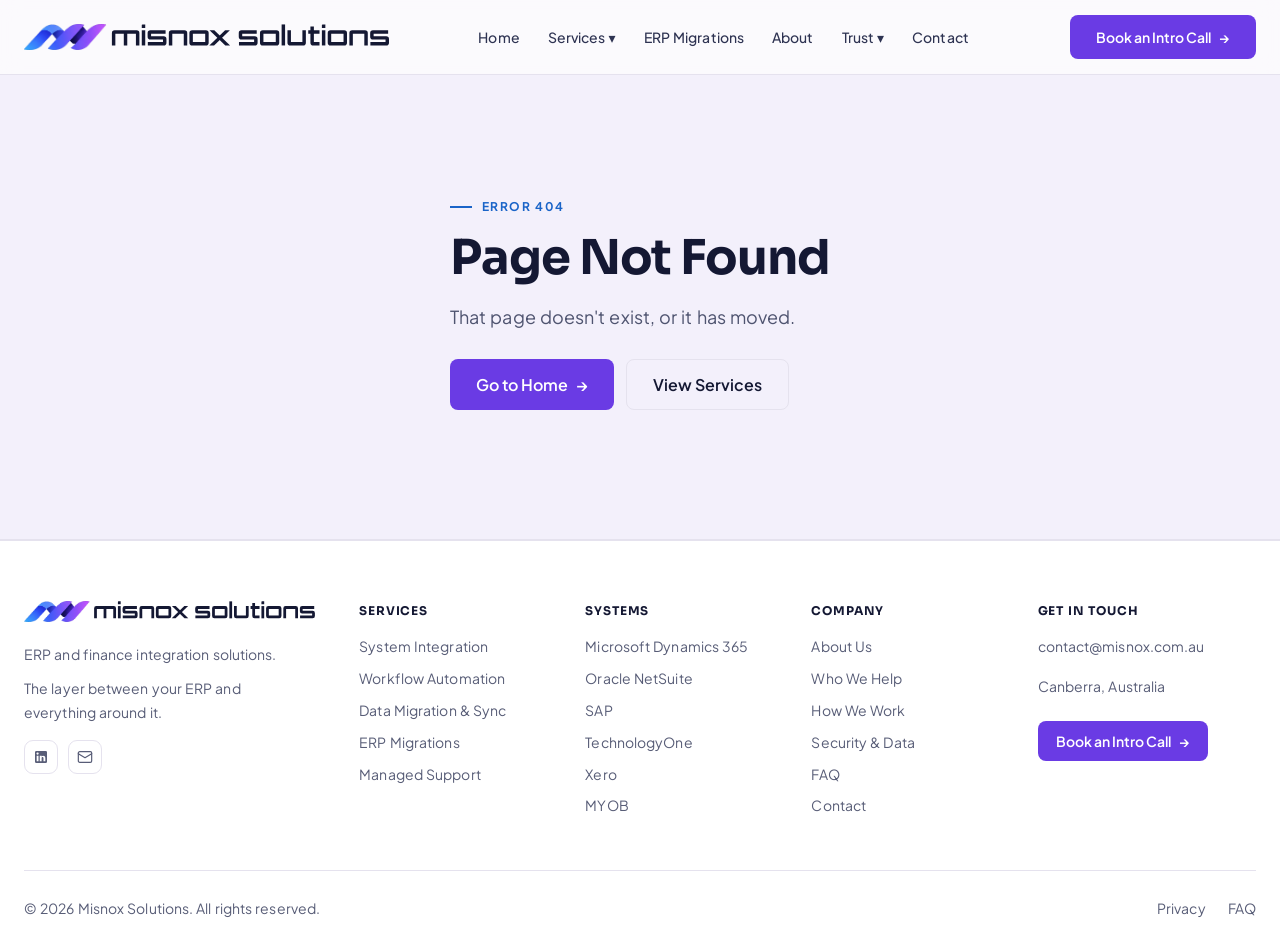
<file: about/index.html>
<!DOCTYPE html>
<html lang="en">
<head>
<meta charset="UTF-8"/>
<meta name="viewport" content="width=device-width, initial-scale=1.0"/>
<title>About | Misnox Solutions</title>
<meta name="description" content="Integration specialists for organisations whose finance and procurement run across several systems."/>
<meta name="theme-color" content="#FBFAFD"/>
<link rel="apple-touch-icon" href="/brand/apple-touch-icon.png"/>
<link rel="manifest" href="/site.webmanifest"/>
<link rel="canonical" href="https://misnox.com.au/about/"/>

<!-- Open Graph -->
<meta property="og:type" content="website"/>
<meta property="og:site_name" content="Misnox Solutions"/>
<meta property="og:title" content="About | Misnox Solutions"/>
<meta property="og:description" content="Integration specialists for organisations whose finance and procurement run across several systems."/>
<meta property="og:url" content="https://misnox.com.au/about/"/>
<meta property="og:image" content="https://misnox.com.au/og-share-v2.png"/>
<meta property="og:image:width" content="1200"/>
<meta property="og:image:height" content="630"/>
<meta property="og:image:alt" content="Misnox Solutions — Your systems, connected. Your controls, enforced."/>
<meta property="og:locale" content="en_AU"/>

<!-- Twitter -->
<meta name="twitter:card" content="summary_large_image"/>
<meta name="twitter:title" content="About | Misnox Solutions"/>
<meta name="twitter:description" content="Integration specialists for organisations whose finance and procurement run across several systems."/>
<meta name="twitter:image" content="https://misnox.com.au/og-share-v2.png"/>

<!-- Favicon (inline SVG — no external file needed) -->
<link rel="icon" type="image/png" sizes="32x32" href="/brand/favicon-32.png"/>
<link rel="preconnect" href="https://fonts.googleapis.com"><link rel="preconnect" href="https://fonts.gstatic.com" crossorigin><link rel="stylesheet" href="https://fonts.googleapis.com/css2?family=Sora:wght@600;700;800&amp;family=Plus+Jakarta+Sans:wght@400;500;600;700&amp;family=IBM+Plex+Mono:wght@500&amp;display=swap">

<!-- Local business structured data -->
<script type="application/ld+json">
{
  "@context":"https://schema.org",
  "@type":"ProfessionalService",
  "name":"Misnox Solutions",
  "description":"ERP and finance system integration. We connect Dynamics 365, Business Central, NetSuite, Oracle, SAP, TechnologyOne, Xero, MYOB and other business platforms — with financial controls enforced in the workflow.",
  "url":"https://misnox.com.au/",
  "email":"contact@misnox.com.au",
  "address":{"@type":"PostalAddress","addressLocality":"Canberra","addressRegion":"ACT","addressCountry":"AU"},
  "sameAs":["https://linkedin.com/company/misnox-solutions"],
  "knowsAbout":["ERP integration","Microsoft Dynamics 365","Business Central","NetSuite","Oracle Fusion","SAP","TechnologyOne","Xero","MYOB","accounts payable automation","system integration","finance automation"],
  "hasOfferCatalog":{
    "@type":"OfferCatalog","name":"Integration Services",
    "itemListElement":[
      {"@type":"Offer","itemOffered":{"@type":"Service","name":"ERP Integration","description":"Connect ERP, finance, and procurement platforms with enforced financial controls."}},
      {"@type":"Offer","itemOffered":{"@type":"Service","name":"Data Migration & Sync","description":"Move data between platforms and keep systems in sync."}},
      {"@type":"Offer","itemOffered":{"@type":"Service","name":"Workflow Automation","description":"Invoice processing, approval routing and finance workflow automation."}},
      {"@type":"Offer","itemOffered":{"@type":"Service","name":"Managed Integration Support","description":"Monitoring, exception handling, and optimisation of live integrations."}}
    ]
  }
}
</script>
<style>
:root{--fs-xs:.75rem;--fs-sm:.875rem;--fs-base:1rem;--fs-lg:1.125rem;--fs-xl:1.25rem;--fs-h3:1.125rem;--fs-h2:clamp(1.75rem,3vw,2.375rem);--fs-h1:clamp(2rem,4vw,3rem);--fs-hero:clamp(2.5rem,4.6vw,3.75rem)}

:root{
  --bg:#FBFAFD;--bg2:#F3F0FB;--bg3:#FFFFFF;--surface:#FFFFFF;--ink:#141833;--ink2:#2E3352;--line:#E5E2EE;
  --accent:#6A3BE4;--accent2:#1A64C8;--teal:#6A3BE4;--brand-grad:linear-gradient(90deg,#3794FD,#7A4CF0);--btn-grad:linear-gradient(135deg,#0E8FA8,#6A3BE4);
  --green:#17784C;--navy:#141833;--navy2:#22274A;
  --muted:#585D77;--white:#fff;
  --r:18px;--r-sm:12px;--tr:0.3s cubic-bezier(0.4,0,0.2,1);
}
*{margin:0;padding:0;box-sizing:border-box}
html{scroll-behavior:smooth}

/* ── A11Y: focus + reduced motion ── */
:focus-visible{outline:2px solid var(--accent2);outline-offset:3px;border-radius:6px}
.sr-only{position:absolute;width:1px;height:1px;padding:0;margin:-1px;overflow:hidden;clip:rect(0,0,0,0);white-space:nowrap;border:0}
.skip-link{background:#6A3BE4!important;position:absolute;left:-9999px;top:0;z-index:2000;background:var(--accent);color:var(--ink);padding:12px 20px;border-radius:0 0 8px 0;font-weight:600;font-size:var(--fs-sm)}
.skip-link:focus{left:0}
@media(prefers-reduced-motion:reduce){
  *,*::before,*::after{animation-duration:0.01ms!important;animation-iteration-count:1!important;transition-duration:0.01ms!important;scroll-behavior:auto!important}
  .reveal{opacity:1!important;transform:none!important}
  .hero-content>*{opacity:1!important}
}
body{font-family:-apple-system,BlinkMacSystemFont,'Segoe UI',system-ui,sans-serif;background:var(--bg);color:var(--ink);line-height:1.65;-webkit-font-smoothing:antialiased}
a{text-decoration:none;color:inherit}

/* ── UTIL ── */
.container{max-width:80rem;margin:0 auto;padding:0 24px}
.eyebrow{font-size:var(--fs-xs);font-weight:600;letter-spacing:0.22em;text-transform:uppercase;color:var(--muted);margin-bottom:16px}
.section{padding:96px 0}.section-sm{padding:60px 0}

/* ── REVEAL ── */
.reveal{opacity:0;transform:translateY(34px) scale(0.985);transition:opacity 0.9s cubic-bezier(0.16,1,0.3,1),transform 0.9s cubic-bezier(0.16,1,0.3,1);will-change:opacity,transform}
.reveal.visible{opacity:1;transform:none;will-change:auto}
.reveal-delay-1{transition-delay:0.1s}.reveal-delay-2{transition-delay:0.2s}.reveal-delay-3{transition-delay:0.3s}

/* ── BUTTONS ── */
.btn{display:inline-flex;align-items:center;gap:8px;font-weight:600;font-size:var(--fs-base);padding:13px 26px;border-radius:var(--r-sm);border:none;cursor:pointer;transition:var(--tr);white-space:nowrap}
.btn-primary{background:var(--btn-grad);color:var(--ink);box-shadow:0 4px 20px rgba(122,76,240,0.35)}
.btn-primary:hover{background:linear-gradient(135deg,#12A0BB,#7A4CF0);transform:translateY(-1px);box-shadow:0 6px 26px rgba(122,76,240,0.45)}
.btn-ghost{background:var(--surface);color:var(--ink);border:1px solid var(--line)}
.btn-ghost:hover{background:var(--surface);border-color:var(--line)}
.btn-outline{background:transparent;color:var(--ink);border:1.5px solid var(--line)}
.btn-outline:hover{background:var(--surface);border-color:var(--line)}
.btn-dark{background:var(--navy);color:var(--ink)}
.btn-dark:hover{background:var(--navy2);transform:translateY(-2px)}
.btn-lg{padding:15px 32px;font-size:var(--fs-base);border-radius:14px}
.arrow{transition:transform var(--tr)}.btn:hover .arrow{transform:translateX(3px)}

/* ── NAV ── */
#main-nav{position:fixed;top:0;left:0;right:0;z-index:1000;transition:background var(--tr)}
#main-nav.scrolled{background:rgba(18,24,40,0.92);backdrop-filter:blur(20px);box-shadow:0 1px 0 rgba(20,24,51,0.08)}
.nav-inner{max-width:80rem;margin:0 auto;padding:0 24px;height:74px;display:flex;align-items:center;justify-content:space-between}
.nav-logo{display:flex;align-items:center;gap:12px;font-weight:800;font-size:var(--fs-lg)}
.logo-img{height:30px;width:auto;display:block}.nav-link{white-space:nowrap}@media(max-width:1280px){.nav-logo .logo-img{height:26px}}@media(max-width:1180px){.nav-logo .logo-img{height:22px}}@media(max-width:1100px){.nav-logo .logo-img{height:20px}.nav-links .nav-link{padding:7px 8px}}@media(min-width:961px) and (max-width:1040px){.nav-logo .logo-img{height:18px}.nav-links .nav-link{padding:7px 6px}}.footer-brand .logo-img{width:100%;max-width:380px;height:auto}
.logo-mark{width:50px;height:50px;flex-shrink:0;display:block}
@media(max-width:640px){.nav-cta{display:none}.nav-logo{gap:9px}.logo-mark{width:34px;height:34px}.wordmark{font-size:1rem!important}.wordmark-sub{font-size:0.5rem!important;margin-top:4px!important}}
.wordmark{display:inline-flex;flex-direction:column;line-height:1;font-family:'Unbounded',-apple-system,'Segoe UI',sans-serif;font-weight:700;font-size:1.5rem;letter-spacing:0.04em;color:var(--ink)}
.wordmark-sub{font-weight:400;font-size:0.7rem;letter-spacing:0.42em;text-transform:uppercase;color:var(--ink2);margin-top:6px}
.nav-links{display:flex;align-items:center;gap:2px;list-style:none}
.nav-link{padding:7px 13px;border-radius:8px;font-size:var(--fs-sm);font-weight:500;color:var(--ink2);transition:var(--tr);cursor:pointer}
.nav-link:hover,.nav-link.active{color:var(--ink);background:var(--surface)}
.has-dropdown{position:relative}
.dropdown{position:absolute;top:calc(100%+8px);left:50%;transform:translateX(-50%) translateY(-6px);background:#0d1929;border-radius:14px;box-shadow:0 8px 32px rgba(0,0,0,0.5);padding:6px;min-width:210px;opacity:0;pointer-events:none;transition:opacity 0.2s,transform 0.2s;border:1px solid var(--line)}
.has-dropdown:hover .dropdown{opacity:1;pointer-events:auto;transform:translateX(-50%) translateY(0)}
.dropdown a{display:block;padding:9px 14px;border-radius:9px;font-size:var(--fs-sm);color:var(--ink2);font-weight:500;transition:var(--tr)}
.dropdown a:hover{background:var(--surface);color:var(--ink)}
.mobile-toggle{display:none;background:none;border:none;cursor:pointer;color:var(--ink);padding:8px}
.mobile-menu{display:none;background:#0a1220;border-top:1px solid var(--line);padding:16px 24px}
.mobile-menu a{display:block;padding:11px 0;border-bottom:1px solid var(--line);font-size:var(--fs-base);color:var(--ink2)}

/* ════════════════════════════════
   HERO — split with flow stack
════════════════════════════════ */
.hero{min-height:100vh;display:flex;align-items:center;position:relative;overflow:hidden;background:radial-gradient(ellipse 70% 60% at 75% 30%,#182036 0%,var(--bg) 60%);padding-top:74px}
.hero-glow{position:absolute;width:640px;height:640px;border-radius:50%;background:radial-gradient(circle,rgba(122,76,240,0.13) 0%,transparent 65%);right:-140px;top:8%;pointer-events:none}
.hero-glow-2{position:absolute;width:420px;height:420px;border-radius:50%;background:radial-gradient(circle,rgba(122,76,240,0.08) 0%,transparent 65%);left:-120px;bottom:5%;pointer-events:none}

.hero-split{display:grid;grid-template-columns:1.08fr 1fr;gap:72px;align-items:center;padding:72px 0;position:relative;z-index:2}

@keyframes hFadeUp{from{opacity:0;transform:translateY(26px)}to{opacity:1;transform:translateY(0)}}
.hero-left>*{opacity:0;animation:hFadeUp 0.75s cubic-bezier(0.4,0,0.2,1) forwards}
.ha0{animation-delay:0.05s}.ha1{animation-delay:0.16s}.ha2{animation-delay:0.28s}.ha3{animation-delay:0.4s}.ha4{animation-delay:0.52s}

.hero-pill{display:inline-flex;align-items:center;gap:9px;padding:7px 16px;background:var(--surface);border:1px solid var(--line);border-radius:100px;font-size:var(--fs-xs);font-weight:700;color:var(--accent2);letter-spacing:0.12em;text-transform:uppercase;margin-bottom:30px}
.hero-pill-dot{width:6px;height:6px;border-radius:50%;background:var(--accent2)}

.hero h1{font-size:clamp(2.6rem,4.8vw,4.1rem);font-weight:800;line-height:1.08;letter-spacing:-0.032em;color:var(--ink);margin-bottom:24px}
.hero h1 .hl{position:relative;white-space:nowrap;color:var(--accent2);background:var(--brand-grad);-webkit-background-clip:text;background-clip:text;-webkit-text-fill-color:transparent}
.hero h1 .hl::after{content:'';position:absolute;left:0;right:0;bottom:4px;height:9px;background:linear-gradient(90deg,rgba(55,148,253,0.22),rgba(122,76,240,0.22));border-radius:3px;z-index:-1}

.hero-sub{font-size:var(--fs-base);color:var(--muted);max-width:480px;line-height:1.75;margin-bottom:36px}
.hero-actions{display:flex;gap:14px;flex-wrap:wrap;margin-bottom:44px}

/* ── FLOW STACK (right panel) ── */
.flow-stack{position:relative;display:flex;flex-direction:column;align-items:stretch;max-width:430px;margin-left:auto;opacity:0;animation:hFadeUp 0.85s cubic-bezier(0.4,0,0.2,1) 0.45s forwards,stackFloat 8s ease-in-out 1.6s infinite}
@keyframes stackFloat{0%,100%{transform:translateY(0)}50%{transform:translateY(-10px)}}
.fs-card{background:var(--surface);border:1px solid var(--line);border-radius:14px;padding:18px 22px;backdrop-filter:blur(12px);position:relative}
.fs-head{display:flex;align-items:center;justify-content:space-between;gap:12px}
.fs-title{font-size:var(--fs-sm);font-weight:700;color:var(--ink)}
.fs-sys{font-size:var(--fs-xs);font-weight:600;letter-spacing:0.08em;text-transform:uppercase;color:var(--muted)}
.fs-badge{font-size:var(--fs-xs);font-weight:700;padding:4px 11px;border-radius:100px;white-space:nowrap}
.fs-badge.in{background:var(--surface);color:var(--muted)}
.fs-badge.ok{background:rgba(52,211,153,0.14);color:var(--green)}
.fs-hub{border-color:rgba(122,76,240,0.45);background:linear-gradient(135deg,rgba(122,76,240,0.14),rgba(122,76,240,0.08));box-shadow:0 8px 32px rgba(122,76,240,0.15)}
.fs-hub .fs-title{display:flex;align-items:center;gap:9px}
.fs-logo{width:20px;height:20px;flex-shrink:0;display:inline-block}
.fs-checks{display:flex;flex-direction:column;gap:7px;margin-top:13px;padding-top:13px;border-top:1px solid var(--line)}
.fs-check{display:flex;align-items:center;gap:9px;font-size:var(--fs-xs);color:var(--muted)}
.fs-check::before{content:'✓';width:15px;height:15px;border-radius:50%;background:rgba(52,211,153,0.15);color:var(--green);font-size:var(--fs-xs);font-weight:800;display:inline-flex;align-items:center;justify-content:center;flex-shrink:0}
/* connectors with travelling pulse */
.fs-link{width:2px;height:34px;background:var(--surface);margin:0 auto;position:relative;overflow:visible}
.fs-pulse{position:absolute;left:50%;transform:translateX(-50%);width:7px;height:7px;border-radius:50%;background:var(--accent2);box-shadow:0 0 10px rgba(55,148,253,0.8);animation:pulseDown 2.6s ease-in-out infinite}
.fs-link-2 .fs-pulse{animation-delay:1.3s}
@keyframes pulseDown{0%{top:-4px;opacity:0}12%{opacity:1}88%{opacity:1}100%{top:calc(100% - 3px);opacity:0}}
.fs-note{text-align:center;font-size:var(--fs-xs);color:var(--muted);margin-top:16px;letter-spacing:0.05em;font-style:italic}

/* Hero promise strip *//* Hero promise strip */
.hero-promises{display:flex;gap:22px;flex-wrap:wrap}
.hp-item{display:flex;align-items:center;gap:9px;font-size:var(--fs-sm);color:var(--muted)}
.hp-item::before{content:'';width:14px;height:14px;border-radius:50%;background:var(--surface);border:1px solid rgba(55,148,253,0.4);background-image:url("data:image/svg+xml,%3Csvg xmlns='http://www.w3.org/2000/svg' viewBox='0 0 24 24' fill='none' stroke='%233794FD' stroke-width='3' stroke-linecap='round' stroke-linejoin='round'%3E%3Cpolyline points='20 6 9 17 4 12'/%3E%3C/svg%3E");background-size:8px;background-repeat:no-repeat;background-position:center;flex-shrink:0}

/* ── LEAD MAGNET / SECONDARY CTA ── */
.lead-box{display:flex;align-items:center;justify-content:space-between;gap:28px;flex-wrap:wrap;background:var(--surface);border:1px solid var(--line);border-left:3px solid var(--accent);border-radius:var(--r);padding:32px 36px}
.lead-box h3{font-size:var(--fs-lg);font-weight:700;color:var(--ink);margin-bottom:6px}
.lead-box p{font-size:var(--fs-sm);color:var(--muted);line-height:1.6;max-width:520px}

details summary::-webkit-details-marker{display:none}
details[open]{border-color:var(--line)!important}
details[open] summary span{transform:rotate(45deg)}
details summary span{transition:transform 0.25s;display:inline-block}
details summary:focus-visible{outline:2px solid var(--accent2);outline-offset:4px}

/* ── STATIC PLATFORM STRIP ── */
.platform-strip{padding:20px 0;border-bottom:1px solid var(--line);background:var(--bg)}
.platform-strip .container{display:flex;align-items:baseline;gap:24px;flex-wrap:wrap;justify-content:center}
.pstrip-label{font-size:var(--fs-xs);font-weight:600;letter-spacing:0.2em;text-transform:uppercase;color:var(--muted)}
.pstrip-items{font-size:var(--fs-sm);color:var(--muted);letter-spacing:0.02em}

/* ── BENTO GRID ── *//* ── BENTO GRID ── */
.bento{display:grid;grid-template-columns:repeat(3,1fr);gap:14px}
.bcard{background:var(--surface);border:1px solid var(--line);border-radius:var(--r);padding:32px;position:relative;overflow:hidden;transition:border-color var(--tr),background var(--tr),transform var(--tr)}
.bcard:hover{border-color:var(--line);background:var(--surface);transform:translateY(-3px)}
.bcard-wide{grid-column:span 2}
.bcard-icon{width:46px;height:46px;border-radius:12px;background:var(--surface);border:1px solid var(--line);display:flex;align-items:center;justify-content:center;margin-bottom:20px;color:var(--accent)}
.bcard h3{font-size:var(--fs-base);font-weight:700;color:var(--ink);margin-bottom:10px}
.bcard p{font-size:var(--fs-sm);color:var(--muted);line-height:1.65}
.bcard-cta{display:inline-flex;align-items:center;gap:6px;font-size:var(--fs-sm);font-weight:600;color:var(--accent);margin-top:18px;transition:gap var(--tr)}
.bcard-cta:hover{gap:10px}
/* Wide card mini visual */
.bcard-visual{position:absolute;right:-10px;bottom:-10px;opacity:0.5;pointer-events:none}

/* ── PROCESS STRIP ── */
.process-strip{display:grid;grid-template-columns:repeat(4,1fr);gap:0;position:relative}
.process-strip::before{content:'';position:absolute;top:15px;left:8%;right:8%;height:1px;background:var(--surface)}
.ps-item{display:flex;flex-direction:column;align-items:center;text-align:center;padding:0 16px;position:relative}
.ps-num{font-size:2rem;font-weight:200;color:var(--accent2);line-height:1;margin-bottom:18px;font-variant-numeric:tabular-nums}
.ps-item h3{font-size:var(--fs-base);font-weight:700;color:var(--ink);margin-bottom:8px}
.ps-item p{font-size:var(--fs-sm);color:var(--muted);line-height:1.6}

/* ── SECTION STYLES ── */
h2.st{font-size:clamp(1.8rem,3.4vw,2.6rem);font-weight:700;color:var(--ink);letter-spacing:-0.028em;line-height:1.14;margin-bottom:14px}
.sd{font-size:var(--fs-base);color:var(--muted);max-width:560px;line-height:1.7}
.sh{margin-bottom:52px}.sh.c{text-align:center;display:flex;flex-direction:column;align-items:center}
.sh.c::before{content:'';width:34px;height:3px;border-radius:2px;background:linear-gradient(90deg,var(--accent),var(--teal));margin-bottom:18px}
.sh.c .sd{text-align:center}

/* ── PLATFORM BADGES ── */
.pf-badge{width:36px;height:36px;border-radius:10px;display:inline-flex;align-items:center;justify-content:center;background:var(--surface);border:1px solid var(--line);flex-shrink:0}
.pf-badge svg{display:block}
.pf-badge-txt{font-weight:800;color:var(--ink);letter-spacing:0.02em;line-height:1}
.pf-badge-sm{width:28px;height:28px;border-radius:8px}
.pf-grid{display:grid;grid-template-columns:repeat(2,minmax(0,1fr));gap:12px}
@media(max-width:768px){.pf-grid{grid-template-columns:1fr}}
.pf-pair{display:inline-flex;gap:6px;flex-shrink:0}
.pf-head{display:flex;align-items:center;gap:13px;margin-bottom:12px}
.pf-head h3{margin-bottom:0!important}

/* ── CHECKLIST ── */
.ck-grid{display:grid;grid-template-columns:1fr 1fr;gap:0 56px;border-top:1px solid var(--line)}
.ck-item{display:flex;align-items:flex-start;gap:14px;padding:18px 0;background:transparent;border:none;border-bottom:1px solid var(--line);border-radius:0;transition:padding-left 0.25s ease}
.ck-item:hover{padding-left:8px}
.ck-icon{width:20px;height:20px;border-radius:6px;background:transparent;border:1px solid rgba(55,148,253,0.45);display:flex;align-items:center;justify-content:center;flex-shrink:0;margin-top:2px}
.ck-icon svg{width:10px;height:10px;stroke:var(--accent2);stroke-width:2.2;fill:none;stroke-linecap:round;stroke-linejoin:round}
.ck-item strong{display:block;font-size:var(--fs-sm);font-weight:700;color:var(--ink);margin-bottom:2px}
.ck-item span{font-size:var(--fs-xs);color:var(--muted);line-height:1.5}

/* ── WHY 3-UP ── */
.why-grid{display:grid;grid-template-columns:repeat(3,1fr);gap:14px}
.why-card{background:var(--surface);border:1px solid var(--line);border-radius:var(--r);padding:32px;transition:var(--tr)}
.why-card:hover{border-color:var(--line);background:var(--surface)}
.why-card h3{font-size:var(--fs-base);font-weight:700;color:var(--ink);margin-bottom:10px;margin-top:18px}
.why-card p{font-size:var(--fs-sm);color:var(--muted);line-height:1.65}

/* ── CTA BAND ── */
.cta-band{padding:90px 0;position:relative;overflow:hidden;background:linear-gradient(135deg,#1a2140 0%,#232a52 100%);border-top:1px solid var(--line)}
.cta-band::before{content:'';position:absolute;inset:0;background-image:radial-gradient(rgba(55,148,253,0.14) 1px,transparent 1px);background-size:26px 26px;mask-image:radial-gradient(ellipse 70% 80% at 50% 50%,black 0%,transparent 100%);pointer-events:none}
.cta-band::after{content:none}
.cta-inner{position:relative;z-index:1;text-align:center;max-width:600px;margin:0 auto}
.cta-inner h2{font-size:clamp(1.75rem,3vw,2.5rem);font-weight:800;color:var(--ink);letter-spacing:-0.02em;margin-bottom:14px}
.cta-inner p{font-size:var(--fs-lg);color:var(--muted);margin-bottom:36px;line-height:1.7}
.cta-btns{display:flex;gap:12px;justify-content:center;flex-wrap:wrap}

/* ── GLASS CARD (dark sections) ── */
.glass-card{background:var(--surface);border:1px solid var(--line);border-radius:var(--r);padding:32px;transition:var(--tr)}
.glass-card:hover{background:var(--surface);border-color:var(--line);transform:translateY(-4px)}
.glass-card h3{font-size:var(--fs-base);font-weight:700;color:var(--ink);margin-bottom:10px}
.glass-card p{font-size:var(--fs-sm);color:var(--muted);line-height:1.65}

/* ── GRID UTILS ── */
.grid-3{display:grid;grid-template-columns:repeat(3,1fr);gap:20px}
.grid-2{display:grid;grid-template-columns:repeat(2,1fr);gap:20px}
.split{display:grid;grid-template-columns:1fr 1fr;gap:64px;align-items:center}
.split.r{direction:rtl}.split.r>*{direction:ltr}

/* ── MISC ── */
.chips{display:flex;flex-wrap:wrap;gap:8px;margin-top:20px}
.chip{display:inline-flex;align-items:center;gap:6px;padding:6px 13px;border-radius:100px;background:var(--surface);border:1px solid var(--line);font-size:var(--fs-xs);font-weight:500;color:var(--ink2)}
.chip::before{content:'';width:4px;height:4px;border-radius:50%;background:var(--accent2);flex-shrink:0}
.feature-list{list-style:none;display:flex;flex-direction:column;gap:11px}
.feature-list li{display:flex;align-items:flex-start;gap:11px;font-size:var(--fs-base);color:var(--muted)}
.feature-list li::before{content:'';width:20px;height:20px;border-radius:50%;background:var(--accent);flex-shrink:0;margin-top:2px;background-image:url("data:image/svg+xml,%3Csvg xmlns='http://www.w3.org/2000/svg' viewBox='0 0 20 20' fill='white'%3E%3Cpath fill-rule='evenodd' d='M16.707 5.293a1 1 0 010 1.414l-8 8a1 1 0 01-1.414 0l-4-4a1 1 0 011.414-1.414L8 12.586l7.293-7.293a1 1 0 011.414 0z' clip-rule='evenodd'/%3E%3C/svg%3E");background-size:12px;background-repeat:no-repeat;background-position:center}
.steps{display:flex;flex-direction:column;gap:0}
.step{display:flex;gap:20px;position:relative;padding-bottom:28px}
.step:last-child{padding-bottom:0}
.step:not(:last-child)::after{content:'';position:absolute;left:18px;top:44px;bottom:4px;width:1px;background:var(--surface)}
.step-num{width:38px;height:38px;border-radius:10px;background:var(--surface);border:1px solid var(--line);color:var(--ink2);font-weight:700;font-size:var(--fs-sm);display:flex;align-items:center;justify-content:center;flex-shrink:0}
.step-body h3{font-size:var(--fs-base);font-weight:700;color:var(--ink);margin-bottom:4px}
.step-body p{font-size:var(--fs-sm);color:var(--muted);line-height:1.6}
.platform-tags{display:flex;flex-wrap:wrap;gap:10px}
.platform-tag{padding:7px 17px;background:var(--surface);border:1px solid var(--line);border-radius:100px;font-size:var(--fs-xs);font-weight:600;color:var(--muted);transition:var(--tr)}
.platform-tag:hover{border-color:var(--accent);color:var(--accent)}
.num-card{background:var(--surface);border:1px solid var(--line);border-radius:var(--r);padding:28px}
.num-card:hover{border-color:var(--line);transform:translateY(-3px)}
.num-card{transition:var(--tr)}
.num-card .num{font-size:var(--fs-xs);font-weight:800;letter-spacing:0.08em;color:var(--accent);margin-bottom:8px;text-transform:uppercase}
.num-card h3{font-size:var(--fs-base);font-weight:700;color:var(--ink);margin-bottom:6px}
.num-card p{font-size:var(--fs-sm);color:var(--muted);line-height:1.65}
.card{background:var(--surface);border:1px solid var(--line);border-radius:var(--r);padding:28px;transition:var(--tr)}
.card:hover{border-color:var(--line);transform:translateY(-3px)}
.card h3{font-size:var(--fs-base);font-weight:700;color:var(--ink);margin-bottom:8px}
.card p{font-size:var(--fs-sm);color:var(--muted);line-height:1.65}
.card-link{display:inline-flex;align-items:center;gap:6px;font-size:var(--fs-sm);font-weight:600;color:var(--accent);margin-top:14px;transition:gap var(--tr)}
.card-link:hover{gap:10px}
.card-icon{width:44px;height:44px;border-radius:11px;background:var(--surface);border:1px solid var(--line);display:flex;align-items:center;justify-content:center;margin-bottom:18px;color:var(--accent)}
.outcome-card{border-radius:var(--r);border:1px solid var(--line);padding:26px;background:var(--surface);transition:var(--tr)}
.outcome-card:hover{border-color:var(--line);transform:translateY(-3px)}
.outcome-card h3{font-size:var(--fs-base);font-weight:700;color:var(--ink);margin-bottom:7px}
.outcome-card p{font-size:var(--fs-sm);color:var(--muted);line-height:1.65}

/* ── PAGE HERO ── */
.page-hero{padding:140px 0 72px;background:var(--navy);position:relative;overflow:hidden}
.page-hero::before{content:'';position:absolute;width:600px;height:600px;border-radius:50%;background:radial-gradient(circle,rgba(122,76,240,0.08) 0%,transparent 65%);right:-100px;top:-100px;pointer-events:none}
.page-hero-content{position:relative;z-index:1;max-width:680px}
.page-hero .eyebrow{color:var(--accent2)}
.page-hero h1{font-size:clamp(1.9rem,4vw,3rem);font-weight:800;color:var(--ink);letter-spacing:-0.03em;line-height:1.1;margin-bottom:18px}
.page-hero p{font-size:var(--fs-lg);color:var(--muted);line-height:1.7;max-width:560px}
.section-dark{background:var(--navy);color:var(--ink)}
.section-alt{background:var(--bg2)}
label{display:block;font-size:var(--fs-sm);font-weight:600;color:var(--ink2);margin-bottom:7px}
input,select,textarea{width:100%;padding:12px 15px;border:1px solid var(--line);border-radius:10px;font-size:var(--fs-base);font-family:inherit;color:var(--ink);background:var(--surface);transition:border-color var(--tr),background var(--tr),box-shadow var(--tr);outline:none}
input::placeholder,textarea::placeholder{color:var(--muted)}
input:hover,select:hover,textarea:hover{border-color:var(--line);background:var(--surface)}
input:focus,select:focus,textarea:focus{border-color:var(--accent);background:var(--surface);box-shadow:0 0 0 3px rgba(122,76,240,0.14)}
select{appearance:none;-webkit-appearance:none;background-image:url("data:image/svg+xml,%3Csvg xmlns='http://www.w3.org/2000/svg' viewBox='0 0 24 24' fill='none' stroke='%233794FD' stroke-width='2' stroke-linecap='round'%3E%3Cpolyline points='6 9 12 15 18 9'/%3E%3C/svg%3E");background-repeat:no-repeat;background-position:right 14px center;background-size:16px;padding-right:40px;cursor:pointer}
select option{background:#0d1929;color:var(--ink)}
.form-note{font-size:var(--fs-xs);color:var(--muted);margin-top:14px;line-height:1.6}
textarea{resize:vertical;min-height:130px}
.form-grid{display:grid;grid-template-columns:1fr 1fr;gap:16px}
.form-full{grid-column:1/-1}
.contact-info-card{background:var(--navy);border-radius:var(--r);padding:36px;height:100%}
.contact-info-card h3{font-size:var(--fs-lg);font-weight:700;color:var(--ink);margin-bottom:22px}
.contact-item{display:flex;gap:14px;margin-bottom:20px}
.contact-item-icon{width:36px;height:36px;background:var(--surface);border-radius:9px;display:flex;align-items:center;justify-content:center;flex-shrink:0}
.contact-item-text p:first-child{font-size:var(--fs-xs);color:var(--muted);font-weight:500;margin-bottom:2px}
.contact-item-text a,.contact-item-text p:last-child{font-size:var(--fs-base);color:var(--ink2);font-weight:500}
.expect-list{margin-top:26px;padding-top:26px;border-top:1px solid var(--line)}
.expect-list h4{font-size:var(--fs-sm);font-weight:700;color:var(--muted);letter-spacing:0.06em;text-transform:uppercase;margin-bottom:12px}
.expect-item{display:flex;gap:10px;margin-bottom:9px;font-size:var(--fs-sm);color:var(--ink2)}
.expect-item::before{content:'✓';color:var(--accent2);font-weight:700;flex-shrink:0}

/* ── FOOTER ── */
footer{background:#0d1220;color:var(--muted);padding:60px 0 28px}
.footer-grid{display:grid;grid-template-columns:2fr 1fr 1fr 1.5fr;gap:44px;margin-bottom:44px}
.footer-brand p{font-size:var(--fs-sm);line-height:1.7;max-width:270px;margin-top:14px}
.footer-col h4{font-size:var(--fs-xs);font-weight:700;color:var(--muted);letter-spacing:0.07em;text-transform:uppercase;margin-bottom:14px}
.footer-col a{display:block;font-size:var(--fs-sm);margin-bottom:8px;color:var(--muted);transition:color var(--tr)}
.footer-col a:hover{color:var(--accent2)}
.footer-contact-item{display:flex;align-items:center;gap:7px;margin-bottom:8px;font-size:var(--fs-sm)}
.footer-bottom{border-top:1px solid var(--line);padding-top:26px;display:flex;justify-content:space-between;align-items:center;flex-wrap:wrap;gap:12px;font-size:var(--fs-xs)}
.footer-bottom-links{display:flex;gap:22px}
.footer-bottom-links a{color:var(--muted);transition:color var(--tr)}
.footer-bottom-links a:hover{color:var(--muted)}

/* ── RESPONSIVE ── */
@media(max-width:1024px){.hero-split{grid-template-columns:1fr;gap:52px}.flow-stack{margin:0 auto}.bento{grid-template-columns:repeat(2,1fr)}.bcard-wide{grid-column:span 2}.why-grid{grid-template-columns:repeat(2,1fr)}.process-strip{grid-template-columns:repeat(2,1fr);gap:32px}.process-strip::before{display:none}.footer-grid{grid-template-columns:1fr 1fr;gap:28px}.split{grid-template-columns:1fr;gap:40px}.split.r{direction:ltr}.grid-3{grid-template-columns:repeat(2,1fr)}}
@media(max-width:768px){
  .section{padding:56px 0}.section-sm{padding:44px 0}
  .container{padding:0 20px}
  .hero h1{font-size:2.2rem}
  .hero-sub{font-size:var(--fs-base)}
  .hero-split{grid-template-columns:1fr;gap:48px;padding:56px 0}
  .flow-stack{margin:0 auto;max-width:400px}
  .hero-promises{gap:12px 20px}
  .nav-links,.nav-cta{display:none}.mobile-toggle{display:flex}
  .bento{grid-template-columns:1fr}.bcard-wide{grid-column:span 1}
  .why-grid{grid-template-columns:1fr}
  .grid-3,.grid-2{grid-template-columns:1fr}
  .form-grid{grid-template-columns:1fr}
  .footer-grid{grid-template-columns:1fr 1fr}
  .ck-grid{grid-template-columns:1fr;gap:0}
  .process-strip{grid-template-columns:1fr;gap:36px}
  .lead-box{flex-direction:column;align-items:flex-start;padding:26px}
  .hero-actions{flex-direction:column;width:100%;max-width:340px}
  .hero-actions .btn{width:100%;justify-content:center}
  .sh{margin-bottom:38px}
  h2.st{font-size:1.65rem}
  .page-hero{padding:120px 0 56px}
  .cta-band{padding:64px 0}
  .platform-strip .container{gap:12px}
  .pstrip-items{font-size:var(--fs-xs);line-height:1.9}
}
@media(max-width:560px){
  .hero-promises{flex-direction:column;gap:10px}
  .fs-card{padding:15px 17px}
}
@media(max-width:480px){.footer-grid{grid-template-columns:1fr}.hero h1{font-size:2rem}.container{padding:0 16px}.btn-lg{padding:14px 24px;font-size:var(--fs-sm)}.card,.bcard,.why-card{padding:22px}}

/* ── Look & feel refresh (Nov 2026) ── */
h1,h2,h3,h4,.st{font-family:'Sora',-apple-system,BlinkMacSystemFont,'Segoe UI',system-ui,sans-serif}
h1,.st,.page-hero h1{letter-spacing:-0.022em}
/* lifted navy band to break the dark */
.section-light{background:linear-gradient(180deg,#1C2543 0%,#212B4D 100%);border-top:1px solid rgba(122,76,240,0.18);border-bottom:1px solid rgba(122,76,240,0.18);position:relative}
.section-light::before{content:'';position:absolute;inset:0;background:radial-gradient(ellipse 60% 50% at 50% 0%,rgba(55,148,253,0.08),transparent 70%);pointer-events:none}
.section-light .container{position:relative}
.section-light .why-card{background:var(--surface);border:1px solid var(--line)}
.section-light .why-card:hover{border-color:rgba(122,76,240,0.45);box-shadow:0 8px 28px rgba(0,0,0,0.25)}
.section-light .sd,.section-light .why-card p{color:var(--muted)}
/* integration hub diagram */
.hub{display:grid;grid-template-columns:1fr 70px minmax(220px,260px) 70px 1fr;align-items:center;gap:0;margin-top:8px}
.hub-col{display:flex;flex-direction:column;gap:10px}
.hub-label{font-size:var(--fs-xs);font-weight:700;letter-spacing:0.16em;text-transform:uppercase;color:var(--muted);margin-bottom:4px}
.hub-node{display:flex;align-items:center;gap:12px;padding:10px 14px;background:var(--surface);border:1px solid var(--line);border-radius:12px;font-size:var(--fs-sm);color:var(--ink2);font-weight:600}
.hub-node .ic{color:var(--accent2);display:inline-flex}
.hub-wire{height:2px;background:linear-gradient(90deg,rgba(55,148,253,0.15),rgba(122,76,240,0.55),rgba(55,148,253,0.15));position:relative;overflow:hidden}
.hub-wire::after{content:'';position:absolute;top:-2px;left:-20%;width:20%;height:6px;border-radius:3px;background:#3794FD;box-shadow:0 0 10px #3794FD;animation:wire 2.6s linear infinite}
.hub-wire.rev::after{animation-direction:reverse}
@keyframes wire{to{left:110%}}
.hub-core{text-align:center;padding:30px 22px;border-radius:22px;background:radial-gradient(circle at 50% 30%,rgba(122,76,240,0.22),rgba(55,148,253,0.06) 70%);border:1px solid rgba(122,76,240,0.4);box-shadow:0 0 60px rgba(122,76,240,0.18)}
.hub-core svg{width:64px;height:64px;display:block;margin:0 auto 14px}
.hub-core strong{display:block;font-family:'Sora',sans-serif;font-size:var(--fs-base);color:var(--ink);margin-bottom:6px}
.hub-core small{display:block;font-size:var(--fs-xs);color:var(--muted);line-height:1.6}
@media(max-width:900px){.hub{grid-template-columns:1fr;gap:14px}.hub-wire{height:28px;width:2px;margin:0 auto;background:linear-gradient(180deg,rgba(55,148,253,0.15),rgba(122,76,240,0.55),rgba(55,148,253,0.15))}.hub-wire::after{display:none}}
@media(prefers-reduced-motion:reduce){.hub-wire::after{animation:none;display:none}}
/* plain list instead of card grid */
.plist{display:grid;grid-template-columns:repeat(2,minmax(0,1fr));gap:0 48px;max-width:980px;margin:0 auto}
.plist-item{display:flex;gap:18px;padding:24px 0;border-top:1px solid var(--line)}
.plist-num{font-family:'Sora',sans-serif;font-size:var(--fs-sm);font-weight:700;color:var(--accent2);min-width:26px;padding-top:2px}
.plist-item h3{font-size:var(--fs-base);color:var(--ink);margin-bottom:6px}
.plist-item p{font-size:var(--fs-sm);color:var(--muted);line-height:1.65}
@media(max-width:768px){.plist{grid-template-columns:1fr}}
/* commitments as a quiet row */
.qrow{display:grid;grid-template-columns:repeat(4,minmax(0,1fr));gap:32px}
.qrow-item .card-icon{margin-bottom:16px}
.qrow-item h3{font-size:var(--fs-base);color:var(--ink);margin-bottom:8px}
.qrow-item p{font-size:var(--fs-sm);color:var(--muted);line-height:1.65}
@media(max-width:900px){.qrow{grid-template-columns:repeat(2,minmax(0,1fr))}}
@media(max-width:560px){.qrow{grid-template-columns:1fr}}

/* ── Light redesign (Nov 2026): calm light base, navy ink, logo violet for the main action only ── */
body{font-family:'Plus Jakarta Sans',-apple-system,'Segoe UI',system-ui,sans-serif;background:var(--bg);color:var(--ink)}
.reveal,.hero-left>*,.flow-stack{opacity:1!important;transform:none!important;animation:none!important;transition:none!important}
.hero-glow,.hero-glow-2,.page-hero::before,.cta-band::before,.section-light::before{display:none!important}
.eyebrow{color:var(--accent2);font-family:'IBM Plex Mono',ui-monospace,monospace;font-weight:500;letter-spacing:.04em;text-transform:none;font-size:var(--fs-xs)}
.btn{border-radius:8px}
.btn-lg{border-radius:8px;padding:14px 26px}
.btn-primary,.btn-primary:hover{background:var(--accent);color:#fff;box-shadow:none;transform:none}
.btn-primary:hover{background:#4E25C2}
.btn-ghost,.btn-outline{background:transparent;color:var(--ink);border:1px solid var(--line)}
.btn-ghost:hover,.btn-outline:hover{background:transparent;border-color:var(--ink)}
:focus-visible{outline-color:var(--accent)}
#main-nav{background:rgba(251,250,253,.94);backdrop-filter:blur(10px);border-bottom:1px solid var(--line)}
#main-nav.scrolled{background:rgba(251,250,253,.97);box-shadow:none}
.wordmark{color:var(--ink)}.wordmark-sub{color:var(--muted)}
.nav-link{color:var(--ink2)}.nav-link:hover,.nav-link.active{color:var(--ink);background:var(--bg2)}
.dropdown{background:var(--surface);border:1px solid var(--line);box-shadow:0 12px 32px -12px rgba(20,24,51,.25)}
.dropdown a{color:var(--ink2)}.dropdown a:hover{background:var(--bg2);color:var(--ink)}
.mobile-toggle{color:var(--ink)}
.mobile-menu{background:var(--surface);border-top:1px solid var(--line)}
.mobile-menu a{color:var(--ink2);border-bottom-color:var(--line)}
h2.st{color:var(--ink)}.sd{color:var(--muted)}
.sh.c::before{display:none}
.section-alt{background:var(--bg2)}
.section-light{background:var(--bg2);border:0}
.section-light .why-card{background:var(--surface);border:1px solid var(--line)}
.section-light .sd,.section-light .why-card p{color:var(--muted)}
.bcard,.why-card,.card,.num-card,.outcome-card,.glass-card{background:var(--surface);border:1px solid var(--line);border-radius:10px}
.bcard:hover,.why-card:hover,.card:hover,.num-card:hover,.outcome-card:hover,.glass-card:hover{transform:none;background:var(--surface);border-color:#CFC8E6;box-shadow:none}
.glass-card h3{color:var(--ink)}.glass-card p{color:var(--muted)}
.bcard-icon,.card-icon{background:var(--bg2);border:0;color:var(--accent)}
.chip,.platform-tag{background:var(--surface);border:1px solid var(--line);color:var(--ink2)}
.chip::before{background:var(--accent2)}
.ps-num{color:var(--accent);font-weight:500;font-family:'IBM Plex Mono',monospace}
.step-num{background:var(--surface);border:1px solid var(--line);color:var(--ink)}
.page-hero{background:var(--bg2);border-bottom:1px solid var(--line);padding:132px 0 64px}
.page-hero .eyebrow{color:var(--accent2)}
.page-hero h1{color:var(--ink)}.page-hero p{color:var(--muted)}
.section-dark{background:var(--bg2);color:var(--ink)}
.cta-band{background:var(--navy);border:0}
.cta-inner h2{color:#fff}.cta-inner p{color:#BFC3DA}
.cta-band .btn-ghost,.cta-band .btn-outline{color:#fff;border-color:#3B4066}
.cta-band .btn-ghost:hover,.cta-band .btn-outline:hover{border-color:#fff}
.contact-info-card{background:var(--surface);border:1px solid var(--line)}
.contact-info-card h3{color:var(--ink)}
.contact-item-icon{background:var(--bg2)}
.expect-item::before{color:var(--green)}
label{color:var(--ink2)}
input,select,textarea{color:var(--ink);background:var(--surface);border:1px solid #D6D2E2}
input:hover,select:hover,textarea:hover{background:var(--surface);border-color:#B9B3CF}
input:focus,select:focus,textarea:focus{background:var(--surface);box-shadow:0 0 0 3px rgba(106,59,228,.14)}
input::placeholder,textarea::placeholder{color:#9A9DB2}
select option{background:#fff;color:var(--ink)}
footer{background:var(--surface);color:var(--muted);border-top:1px solid var(--line)}
.footer-col h4{color:var(--ink)}.footer-col a,.footer-bottom-links a{color:var(--muted)}
.footer-col a:hover,.footer-bottom-links a:hover{color:var(--accent)}
.pf-badge{background:var(--surface);border:1px solid var(--line)}
.hub-node{background:var(--surface);border:1px solid var(--line);color:var(--ink)}
.hub-wire{background:#CFC8E6}.hub-wire::after{display:none}
.hub-core{background:var(--surface);border:1.5px solid var(--accent);box-shadow:none}
.hub-core strong{color:var(--ink)}.hub-core small{color:var(--muted)}
.plist-num{display:none}
.plist-item{border-top-color:var(--line)}
details{background:var(--surface)!important;border-color:var(--line)!important}
/* home: hero, health check, flow, explorer */
.hero{min-height:0;background:var(--bg);padding-top:74px;display:block}
.hero-split{padding:72px 0 64px;gap:56px}
.hero h1{color:var(--ink);font-weight:700}
.hero h1 em{font-style:normal;color:var(--accent)}
.hero-sub{color:var(--muted);font-size:var(--fs-lg)}
.hp-item{color:var(--muted)}
.hp-item::before{content:'✓';background:none;border:0;color:var(--green);font-weight:700;width:auto;height:auto}
.hc{background:var(--surface);border:1px solid var(--line);border-radius:12px;box-shadow:0 18px 40px -24px rgba(20,24,51,.25);overflow:hidden}
.hc-head{display:flex;justify-content:space-between;align-items:center;padding:18px 22px;border-bottom:1px solid var(--line)}
.hc-head b{font:600 15px 'Sora',sans-serif;color:var(--ink)}
.mono{font:500 12px/1.4 'IBM Plex Mono',ui-monospace,monospace;color:var(--muted);letter-spacing:.02em}
.hc-steps{display:grid;grid-template-columns:repeat(4,1fr);gap:6px;padding:14px 22px 0}
.hc-steps i{height:3px;border-radius:2px;background:var(--line)}.hc-steps i.on{background:var(--accent)}
.hc-body{padding:20px 22px 22px;display:grid;gap:14px}
.hc-body h3{font-size:var(--fs-lg);line-height:1.35;color:var(--ink)}
.hc-why{color:var(--muted);font-size:var(--fs-sm)}
.hc-opts{display:grid;gap:8px}
.hc-opt{display:flex;align-items:center;gap:12px;width:100%;text-align:left;font:500 .95rem 'Plus Jakarta Sans',sans-serif;color:var(--ink);background:var(--surface);border:1px solid var(--line);border-radius:8px;padding:12px 14px;cursor:pointer}
.hc-opt:hover{border-color:var(--accent);background:var(--bg2)}
.hc-opt::before{content:'';width:14px;height:14px;border-radius:50%;border:1.5px solid #B9B4CC;flex:none}
.hc-next{border-top:1px solid var(--line);padding:14px 22px 18px;display:grid;gap:6px;background:var(--bg)}
.hc-next p{font-size:var(--fs-sm);color:var(--muted)}.hc-next span{font-family:'IBM Plex Mono',monospace;color:var(--accent);margin-right:8px}
.hc-meter{display:flex;gap:4px}.hc-meter i{flex:1;height:8px;border-radius:2px;background:var(--line)}.hc-meter i.on{background:#A8551B}
.hc-body ul{padding-left:18px;display:grid;gap:6px;color:var(--muted);font-size:var(--fs-sm)}
.hc-row{display:flex;gap:14px;flex-wrap:wrap;align-items:center;margin-top:4px}
.hc-link{background:none;border:0;color:var(--accent);font:500 .9rem 'Plus Jakarta Sans',sans-serif;cursor:pointer;padding:0}
.sys-strip{border-top:1px solid var(--line);border-bottom:1px solid var(--line);background:var(--surface)}
.sys-strip .container{display:flex;flex-wrap:wrap;align-items:center;gap:10px 30px;padding-top:22px;padding-bottom:22px}
.sys-strip b{font:600 15px 'Sora',sans-serif;color:var(--ink2)}
.iflow{display:grid;grid-template-columns:1fr 44px 1.25fr 44px 1fr;align-items:stretch}
.inode{background:var(--surface);border:1px solid var(--line);border-radius:10px;padding:20px;display:grid;gap:10px;align-content:start;min-width:0}
.inode.core{border:1.5px solid var(--accent)}
.inode h3{font-size:var(--fs-base);color:var(--ink);display:flex;align-items:center;gap:7px}
.kv{display:grid;grid-template-columns:auto 1fr;gap:4px 12px;font:500 12.5px/1.5 'IBM Plex Mono',monospace;color:var(--muted)}
.kv b{color:var(--ink);font-weight:500;overflow-wrap:anywhere}
.ichecks{display:grid;gap:7px;font-size:var(--fs-sm);color:var(--ink2)}
.ichecks span::before{content:'✓';color:var(--green);font-weight:700;margin-right:9px}
.iarrow{display:flex;align-items:center;justify-content:center;color:var(--accent)}
.itag{justify-self:start;font:500 11.5px 'IBM Plex Mono',monospace;padding:3px 8px;border-radius:4px;background:var(--bg2);color:var(--accent)}
.itag.ok{background:#E5F4EC;color:var(--green)}
.inote{margin-top:14px;font-size:var(--fs-sm);color:var(--muted)}
.tabs{display:flex;flex-wrap:wrap;border-bottom:1px solid var(--line);margin-bottom:28px}
.tabs button{background:none;border:0;border-bottom:2px solid transparent;margin:0 22px -1px 0;padding:10px 2px;font:600 .95rem 'Plus Jakarta Sans',sans-serif;color:var(--muted);cursor:pointer}
.tabs button[aria-selected="true"]{color:var(--ink);border-bottom-color:var(--accent)}
.tgrid{display:grid;grid-template-columns:repeat(3,minmax(0,1fr));gap:16px}
.tile{background:var(--surface);border:1px solid var(--line);border-radius:10px;padding:22px;display:grid;gap:10px;align-content:start}
.tile h3{font-size:var(--fs-base);color:var(--ink)}.tile p{color:var(--muted);font-size:var(--fs-sm)}
.tile .fl{font:500 12.5px/1.7 'IBM Plex Mono',monospace;color:var(--accent2)}
.phases{display:grid;grid-template-columns:repeat(4,minmax(0,1fr));gap:24px}
.phase{border-top:2px solid var(--ink);padding-top:18px;display:grid;gap:8px;align-content:start}
.phase .n{font:500 13px 'IBM Plex Mono',monospace;color:var(--accent)}
.phase h3{font-size:var(--fs-base);color:var(--ink)}.phase p{color:var(--muted);font-size:var(--fs-sm)}
.qrow-item .card-icon{display:none}
.sh.l{text-align:left;align-items:flex-start;max-width:44rem}
@media(max-width:960px){.iflow{grid-template-columns:1fr}.iarrow{height:36px;transform:rotate(90deg)}.tgrid,.phases{grid-template-columns:repeat(2,minmax(0,1fr))}}
@media(max-width:600px){.tgrid,.phases{grid-template-columns:1fr}}

/* ── Visual layer (Nov 2026): logo-curve motif, hero wash, duotone photos, grid texture ── */
.hero{position:relative;overflow:hidden;background:
  radial-gradient(ellipse 55% 60% at 88% 18%,rgba(55,148,253,.10),transparent 70%),
  radial-gradient(ellipse 50% 55% at 70% 85%,rgba(122,76,240,.08),transparent 70%),var(--bg)}
.hero::after{content:'';position:absolute;width:720px;height:720px;right:-260px;top:-140px;background:none no-repeat center/contain;pointer-events:none}
.hero .container{position:relative;z-index:1}
.page-hero{position:relative;overflow:hidden}
.page-hero::after{content:'';position:absolute;width:520px;height:520px;right:-140px;top:-90px;background:none no-repeat center/contain;pointer-events:none}
.cta-band{position:relative;overflow:hidden}
.cta-band::after{content:'';position:absolute;width:560px;height:560px;left:-200px;bottom:-260px;background:none no-repeat center/contain;pointer-events:none}
.section-alt{background-color:var(--bg2);background-image:linear-gradient(rgba(106,59,228,.045) 1px,transparent 1px),linear-gradient(90deg,rgba(106,59,228,.045) 1px,transparent 1px);background-size:32px 32px}
body[data-page=about] .page-hero{background:linear-gradient(90deg,var(--bg2) 0%,var(--bg2) 42%,rgba(243,240,251,.82) 62%,rgba(243,240,251,.35) 100%),linear-gradient(rgba(106,59,228,.16),rgba(106,59,228,.16)),url("https://images.unsplash.com/photo-1499914485622-a88fac536970?w=1600&q=60&auto=format&fit=crop&sat=-100") right center/cover no-repeat}
body[data-page=industries] .page-hero{background:linear-gradient(90deg,var(--bg2) 0%,var(--bg2) 42%,rgba(243,240,251,.82) 62%,rgba(243,240,251,.35) 100%),linear-gradient(rgba(106,59,228,.16),rgba(106,59,228,.16)),url("https://images.unsplash.com/photo-1631557776808-91908aba7ca0?w=1600&q=60&auto=format&fit=crop&sat=-100") right center/cover no-repeat}
body[data-page=security] .page-hero{background:linear-gradient(90deg,var(--bg2) 0%,var(--bg2) 42%,rgba(243,240,251,.82) 62%,rgba(243,240,251,.35) 100%),linear-gradient(rgba(106,59,228,.16),rgba(106,59,228,.16)),url("https://images.unsplash.com/photo-1580106815433-a5b1d1d53d85?w=1600&q=60&auto=format&fit=crop&sat=-100") right center/cover no-repeat}
body[data-page=about] .page-hero::after,body[data-page=industries] .page-hero::after,body[data-page=security] .page-hero::after{display:none}
@media(max-width:768px){body[data-page=about] .page-hero{background:linear-gradient(rgba(243,240,251,.86),rgba(243,240,251,.86)),url("https://images.unsplash.com/photo-1499914485622-a88fac536970?w=900&q=60&auto=format&fit=crop&sat=-100") center/cover no-repeat}body[data-page=industries] .page-hero{background:linear-gradient(rgba(243,240,251,.86),rgba(243,240,251,.86)),url("https://images.unsplash.com/photo-1631557776808-91908aba7ca0?w=900&q=60&auto=format&fit=crop&sat=-100") center/cover no-repeat}body[data-page=security] .page-hero{background:linear-gradient(rgba(243,240,251,.86),rgba(243,240,251,.86)),url("https://images.unsplash.com/photo-1580106815433-a5b1d1d53d85?w=900&q=60&auto=format&fit=crop&sat=-100") center/cover no-repeat}}
.photo-band{position:relative;background:linear-gradient(90deg,rgba(20,24,51,.94) 0%,rgba(20,24,51,.86) 45%,rgba(20,24,51,.55) 100%),linear-gradient(rgba(106,59,228,.25),rgba(106,59,228,.25)),url("https://images.unsplash.com/photo-1644079446600-219068676743?w=1600&q=60&auto=format&fit=crop&sat=-100") center/cover no-repeat;color:#fff}
.photo-band .container{padding-top:96px;padding-bottom:96px}
.photo-band h2{font-size:clamp(1.7rem,3vw,2.4rem);color:#fff;max-width:34rem;line-height:1.15}
.photo-band p{color:#C9CCE0;max-width:34rem;margin-top:14px;font-size:var(--fs-base)}
.photo-band .mono{color:#8FE3EE}
.mflow{display:flex;align-items:center;gap:6px;flex-wrap:wrap;margin-bottom:18px}
.mflow span{font:500 11.5px 'IBM Plex Mono',monospace;padding:5px 9px;border:1px solid var(--line);border-radius:6px;background:var(--bg);color:var(--ink2)}
.mflow span.k{border-color:var(--accent);color:var(--accent)}
.mflow i{font-style:normal;color:var(--accent);font-size:13px}
@media(prefers-reduced-motion:reduce){.hero::after{display:none}}

/* ── Photo hero, logo marquee, warm photos (Nov 2026) ── */
.hero.hero-photo{min-height:0;display:block;padding-top:74px;position:relative;overflow:hidden;color:#fff;
  background:linear-gradient(90deg,rgba(14,17,38,.92) 0%,rgba(14,17,38,.80) 38%,rgba(14,17,38,.35) 70%,rgba(14,17,38,.15) 100%),url("https://images.unsplash.com/photo-1690378820474-b468b8ee64d3?w=1800&q=65&auto=format&fit=crop") 70% 40%/cover no-repeat;
  clip-path:polygon(0 0,100% 0,100% 100%,0 calc(100% - 56px))}
.hero.hero-photo::after{display:none}
.hero-copy{max-width:620px;padding:110px 0 150px;position:relative;z-index:1}
.hero-photo h1{color:#fff}
.hero-photo h1 em{color:#6A3BE4}
.hero-photo .hero-sub{color:#D5D8EA;max-width:520px}
.hero-photo .btn-outline{color:#fff;border-color:rgba(255,255,255,.55)}
.hero-photo .btn-outline:hover{border-color:#fff;background:rgba(255,255,255,.06)}
.hero-photo .hp-item{color:#D5D8EA}.hero-photo .hp-item::before{color:#7FE0B4}
.hm1{width:110px;height:110px;right:9%;top:22%}
.hm2{width:64px;height:64px;right:38%;bottom:18%;opacity:.7}
.logo-strip{display:flex;align-items:center;gap:28px;padding:26px 0 26px max(24px,calc((100vw - 80rem)/2 + 24px));background:var(--surface);border-bottom:1px solid var(--line);overflow:hidden}
.ls-label{flex:none}
.ls-viewport{overflow:hidden;flex:1;min-width:0;-webkit-mask-image:linear-gradient(90deg,transparent,#000 6%,#000 94%,transparent);mask-image:linear-gradient(90deg,transparent,#000 6%,#000 94%,transparent)}
.ls-track{display:flex;gap:56px;list-style:none;width:max-content;animation:lsScroll 45s linear infinite}
.ls-track:hover{animation-play-state:paused}
.ls-track li{display:flex;align-items:center;gap:9px;height:34px;flex:none;font:600 15px 'Sora',sans-serif;color:var(--ink2);white-space:nowrap}
.ls-track svg{height:26px;width:auto;display:block}
@keyframes lsScroll{to{transform:translateX(-50%)}}
.ls-track li[title*="Oracle"] svg{height:15px}.ls-track li[title="Xero"] svg,.ls-track li[title="HubSpot"] svg{height:30px}

@media(prefers-reduced-motion:reduce){.ls-track{animation:none;flex-wrap:wrap}}
.hc-section{padding-top:72px}
.hc-split{display:grid;grid-template-columns:minmax(0,.85fr) minmax(0,1fr);gap:56px;align-items:center}
.hc-split{grid-template-columns:minmax(0,.78fr) minmax(0,1.22fr)!important}.hc-stage .imap{margin-top:0;max-width:none}.hc-points{list-style:none;padding:0;margin:28px 0 0;display:grid;gap:16px}.hc-points li{display:flex;gap:14px;align-items:baseline;color:var(--ink2);font-size:var(--fs-base);line-height:1.55}.hc-points li>span{font-family:'IBM Plex Mono',ui-monospace,monospace;font-size:var(--fs-xs);font-weight:500;color:var(--accent);flex-shrink:0}.hc-points b{color:var(--ink);font-weight:700}@media(max-width:900px){.hc-split{grid-template-columns:1fr!important}}
.hc-split .st{margin-top:10px}
.section:has(.sf-split){padding-bottom:40px}.section:has(.sf-split)+.section{padding-top:56px}.sf-split{display:grid;grid-template-columns:minmax(0,.8fr) minmax(0,1.2fr);gap:56px;align-items:stretch}.sf-photo{display:none!important}.sf-split{grid-template-columns:1fr!important}
.sf-photo{border-radius:12px;min-height:420px;background:linear-gradient(rgba(106,59,228,.08),rgba(106,59,228,.08)),url("https://images.unsplash.com/photo-1551434678-e076c223a692?w=1000&q=65&auto=format&fit=crop") center/cover no-repeat}
.sf-list{grid-template-columns:1fr!important}
.cta-band{background:linear-gradient(rgba(14,17,38,.86),rgba(14,17,38,.90)),url("https://images.unsplash.com/photo-1512477525059-e0b091e0a9ba?w=1800&q=65&auto=format&fit=crop") center 60%/cover no-repeat}
body[data-page=about] .page-hero{background:linear-gradient(90deg,var(--bg2) 0%,var(--bg2) 42%,rgba(243,240,251,.80) 62%,rgba(243,240,251,.25) 100%),url("https://images.unsplash.com/photo-1431540015161-0bf868a2d407?w=1600&q=65&auto=format&fit=crop") right center/cover no-repeat}
@media(max-width:960px){.hc-split,.sf-split{grid-template-columns:1fr;gap:32px}.sf-photo{min-height:240px}.hero.hero-photo{background:linear-gradient(rgba(14,17,38,.82),rgba(14,17,38,.88)),url("https://images.unsplash.com/photo-1690378820474-b468b8ee64d3?w=1100&q=65&auto=format&fit=crop") center/cover no-repeat}.hero-copy{padding:72px 0 110px}.logo-strip{flex-direction:column;align-items:flex-start;gap:12px;padding-left:20px}.ls-viewport{width:100%}}
@media(max-width:768px){body[data-page=about] .page-hero{background:linear-gradient(rgba(243,240,251,.86),rgba(243,240,251,.86)),url("https://images.unsplash.com/photo-1431540015161-0bf868a2d407?w=900&q=65&auto=format&fit=crop") center/cover no-repeat}}

/* ── Quiet backgrounds for white sections (Nov 2026) ── */
.hm1{right:3%;top:auto;bottom:16%;width:96px;height:96px}
.section:not(.section-alt){position:relative;overflow:hidden}
.section:not(.section-alt)>.container{position:relative;z-index:1}
.section:not(.section-alt)::before{content:'';position:absolute;width:560px;height:560px;right:-220px;top:-120px;background:none no-repeat center/contain;pointer-events:none}
.section:not(.section-alt):nth-of-type(even)::before{right:auto;left:-240px;top:auto;bottom:-200px}
.section:not(.section-alt)::after{content:'';position:absolute;inset:0;pointer-events:none;background:radial-gradient(ellipse 45% 55% at 100% 0%,rgba(55,148,253,.06),transparent 70%),radial-gradient(ellipse 40% 50% at 0% 100%,rgba(122,76,240,.05),transparent 70%)}
.hc-section::after{background:radial-gradient(ellipse 50% 70% at 0% 50%,rgba(122,76,240,.07),transparent 70%),radial-gradient(circle,rgba(106,59,228,.10) 1px,transparent 1.2px) 0 0/22px 22px!important;-webkit-mask-image:linear-gradient(90deg,#000,transparent 55%);mask-image:linear-gradient(90deg,#000,transparent 55%)}
@media(max-width:768px){.section:not(.section-alt)::before{width:320px;height:320px;right:-140px}}

/* ── One hero mark; integration map graphic in pale areas (Nov 2026) ── */
.hm2{display:none}
.hm1{left:71%;right:auto;top:20%;bottom:auto;width:84px;height:84px}
.section:not(.section-alt):nth-of-type(odd)::before{background:url("/brand/integration-map.svg") no-repeat center/contain;opacity:.16;width:520px;height:416px;top:-30px;right:-140px}

@media(max-width:960px){.hm1{display:none}.hc-intro-map{max-width:320px}}

/* ── Animated integration map (Nov 2026) ── */
.imap{margin-top:28px;background:var(--surface);border:1px solid var(--line);border-radius:12px;padding:18px 18px 0;box-shadow:0 18px 40px -28px rgba(20,24,51,.3);max-width:540px}
.imap-svg{width:100%;height:auto;display:block;font-family:'IBM Plex Mono',ui-monospace,monospace}
.imap-wire{fill:none;stroke:#CFC6EE;stroke-width:1.5;stroke-dasharray:4 5;animation:imapDash 1.2s linear infinite}
@keyframes imapDash{to{stroke-dashoffset:-18}}
.imap-node circle{fill:#fff;stroke:var(--line);stroke-width:1.5}
.imap-lbl{font-size:10px;fill:var(--muted);font-weight:500}
.imap-col{font-size:9.5px;fill:#9A9DB2;letter-spacing:.08em}
.imap-hub>circle:nth-of-type(2){fill:#fff;stroke:var(--accent);stroke-width:2}
.imap-ring{fill:none;stroke:#3794FD;stroke-width:1.5;stroke-dasharray:3 7;transform-origin:280px 170px;animation:imapSpin 14s linear infinite}
@keyframes imapSpin{to{transform:rotate(360deg)}}
.imap-hubt{font-size:9.5px;fill:var(--accent);letter-spacing:.06em;font-weight:500}
.imap-pk text{font-size:7.5px;fill:#fff;font-weight:600;letter-spacing:.04em}
.imap-log{border-top:1px solid var(--line);margin:14px -18px 0;padding:10px 16px 12px;background:var(--bg);border-radius:0 0 12px 12px;font:500 11px/1.5 'IBM Plex Mono',ui-monospace,monospace}
.imap-log-h{display:flex;justify-content:space-between;color:#9A9DB2;letter-spacing:.08em;font-size:10px;margin-bottom:6px}
.imap-live{display:flex;align-items:center;gap:6px;color:var(--green)}
.imap-live i{width:7px;height:7px;border-radius:50%;background:var(--green);animation:imapPulse 1.6s ease-in-out infinite}
@keyframes imapPulse{50%{opacity:.25}}
#imap-rows{display:grid;gap:3px;min-height:57px}
.imap-row{display:grid;grid-template-columns:58px minmax(0,1.3fr) minmax(0,1.4fr) 66px;gap:8px;color:var(--ink2);animation:imapIn .4s ease-out}
.imap-row .t{color:#9A9DB2}.imap-row .r,.imap-row .m{white-space:nowrap;overflow:hidden;text-overflow:ellipsis}.imap-row .m{color:var(--muted)}
.imap-row .s.ok{color:var(--green)}.imap-row .s.warn{color:#A8551B}
@keyframes imapIn{from{opacity:0;transform:translateY(-4px)}}
@media(max-width:560px){.imap-row{grid-template-columns:52px minmax(0,1fr) 60px}.imap-row .m{display:none}}
@media(prefers-reduced-motion:reduce){.imap-wire,.imap-ring,.imap-live i{animation:none}.imap-pk{display:none}}

/* ── Real logos in badges and tiles (Nov 2026) ── */
.pf-badge.pf-logo{background:#fff;border:1px solid var(--line)}
.pf-badge.pf-logo svg{display:block}
.tile-logos{display:flex;align-items:center;gap:12px;height:28px;margin-bottom:4px}
.tile-logos svg{height:24px;width:24px}
.tile-logos svg.lg-oracle{width:76px;height:12px}
.tile-logos svg.lg-sap{width:44px;height:22px}
.tile-logos svg.lg-sf{width:34px}

/* ── Animated How We Work timeline (Nov 2026) ── */
.ptl{position:relative;padding-top:8px}
.ptl .phase{border-top:0;padding-top:0;position:relative}
.ptl-track{position:absolute;left:22px;right:calc(25% - 2px);top:30px;height:2px;background:#D9D3EE;border-radius:2px;overflow:visible}
.ptl-fill{position:absolute;inset:0;width:0;background:linear-gradient(90deg,#3794FD,#6A3BE4);border-radius:2px;transition:width 2.4s cubic-bezier(.4,0,.2,1)}
.ptl.run .ptl-fill{width:100%}
.ptl-dot{position:absolute;top:-4px;left:0;width:10px;height:10px;border-radius:50%;background:#3794FD;box-shadow:0 0 0 4px rgba(55,148,253,.18);opacity:0}
.ptl.done .ptl-dot{opacity:1;animation:ptlDot 6s ease-in-out infinite}
@keyframes ptlDot{0%{left:0;opacity:0}8%{opacity:1}92%{opacity:1}100%{left:calc(100% - 10px);opacity:0}}
.ptl-node{position:relative;z-index:1;display:flex;align-items:center;justify-content:center;width:46px;height:46px;border-radius:12px;background:var(--surface);border:1.5px solid #D9D3EE;color:#9A9DB2;margin-bottom:14px;transition:border-color .4s,color .4s,box-shadow .4s;transition-delay:calc(var(--i)*.6s)}
.ptl-node svg{width:22px;height:22px;fill:none;stroke:currentColor;stroke-width:1.7;stroke-linecap:round;stroke-linejoin:round}
.ptl.run .ptl-node{border-color:var(--accent);color:var(--accent);box-shadow:0 6px 18px -8px rgba(106,59,228,.45)}
.ptl .phase>.n,.ptl .phase>h3,.ptl .phase>p,.ptl-chip{opacity:.35;transform:translateY(6px);transition:opacity .5s,transform .5s;transition-delay:calc(var(--i)*.6s + .15s)}
.ptl.run .phase>.n,.ptl.run .phase>h3,.ptl.run .phase>p,.ptl.run .ptl-chip{opacity:1;transform:none}
.ptl-chip{display:inline-flex;align-self:start;justify-self:start;margin-top:4px;font:500 11.5px 'IBM Plex Mono',monospace;color:var(--accent2);background:var(--surface);border:1px solid var(--line);border-radius:6px;padding:4px 9px}
@media(max-width:960px){.ptl-track{display:none}}
@media(prefers-reduced-motion:reduce){.ptl-fill,.ptl-node,.ptl .phase>*{transition:none}.ptl-dot{display:none}}

/* ── Phone tidy-up (Nov 2026): quiz first, no ghost diagrams behind text ── */
@media(max-width:560px){.imap{display:none}.section:not(.section-alt)::before{display:none}}

/* ── Typography pass (Nov 2026) ── */
body{font-family:'Plus Jakarta Sans',-apple-system,'Segoe UI',system-ui,sans-serif;font-size:var(--fs-base);line-height:1.7;letter-spacing:0;-webkit-font-smoothing:antialiased;text-rendering:optimizeLegibility}
button,input,select,textarea{font-family:inherit}
.btn{font-family:'Plus Jakarta Sans',sans-serif;font-weight:600;letter-spacing:0}
h1,h2,h3,h4{font-family:'Sora',sans-serif;text-wrap:balance}
h2.st{font-weight:700;letter-spacing:-0.02em;line-height:1.15}
.sd,.hero-sub,.page-hero p{font-size:var(--fs-base);line-height:1.7;text-wrap:pretty}
p{text-wrap:pretty}
.eyebrow,.hc-split>div>.mono,.ls-label,.photo-band .mono{font-family:'Plus Jakarta Sans',sans-serif;font-size:.74rem;font-weight:700;letter-spacing:.12em;text-transform:uppercase;color:var(--accent2)}
.photo-band .mono{color:#8FE3EE}
.ls-label{color:var(--muted)}
.hc-head b,.tile h3,.inode h3,.phase h3{font-family:'Sora',sans-serif}
.hc-opt,.hc-link,.tabs button{font-family:'Plus Jakarta Sans',sans-serif}
.nav-link,.dropdown a,.mobile-menu a{font-weight:500}

body{letter-spacing:.006em;word-spacing:.06em}
h1,h2,h3,h4,.btn,.mono,.kv,.imap,.mflow,.ptl-chip,.tile .fl{word-spacing:normal}
.sd,.hero-sub:not(.hero-photo *),.page-hero p,.card p,.tile p,.plist-item p,.phase p,.qrow-item p{color:#4F5470}

/* ── Interactive invoice pipeline (Nov 2026) ── */
.fx-stage{position:relative;border:1px solid var(--line);border-radius:16px;padding:22px;background:radial-gradient(circle at 1px 1px,rgba(106,59,228,.09) 1px,transparent 0) 0 0/18px 18px,linear-gradient(180deg,#FCFBFF,#F3F0FB)}.fx-tabs{display:flex;gap:8px;flex-wrap:wrap;margin-bottom:18px}.fx-tab{display:inline-flex;align-items:center;gap:8px;font:600 13px 'Plus Jakarta Sans',sans-serif;padding:7px 14px;border-radius:999px;border:1px solid var(--line);background:var(--surface);color:var(--ink2);cursor:pointer;transition:background .25s,color .25s,border-color .25s}.fx-tab small{font:500 11px 'IBM Plex Mono',monospace;color:var(--muted)}.fx-tab:hover{border-color:var(--accent)}.fx-tab[aria-selected=true]{background:var(--ink);border-color:var(--ink);color:#fff}.fx-tab[aria-selected=true] small{color:#B9BDD6}.fx-sys{display:flex;align-items:center;gap:10px;min-width:0}.fx-sys i{flex-shrink:0;width:34px;height:34px;border-radius:9px;display:grid;place-items:center;font:700 12px 'Sora',sans-serif;font-style:normal;color:#fff;background:var(--c);box-shadow:0 8px 16px -10px var(--c)}.fx-sys b{display:block;font:700 15px/1.25 'Sora',sans-serif;color:var(--ink)}.fx-sys small{font:500 11.5px 'IBM Plex Mono',monospace;color:var(--accent)}.fx-json{margin:0;background:#141833;color:#D5D8EA;border-radius:8px;padding:10px 12px;font:500 12px/1.65 'IBM Plex Mono',monospace;min-height:9.6em;white-space:pre-wrap;overflow-wrap:anywhere}.fx-json .k{color:#C3AEFF}.fx-json .v{color:#8CCBFF}.fx-json .p{color:#6E7396}.fx-map{display:grid;gap:6px}.fx-map div{display:grid;grid-template-columns:minmax(0,1fr) 18px minmax(0,1fr);align-items:center;gap:6px;font:500 11.5px 'IBM Plex Mono',monospace;opacity:.25;transform:translateX(-4px);transition:opacity .4s,transform .4s}.fx-map div.on{opacity:1;transform:none}.fx-map code{background:var(--bg);border:1px solid var(--line);border-radius:5px;padding:3px 6px;color:var(--ink2);overflow-wrap:anywhere}.fx-map i{font-style:normal;color:var(--accent);text-align:center}.fx-log{font:500 11px 'IBM Plex Mono',monospace;color:var(--muted);opacity:0;transition:opacity .4s}.fx-node.done .fx-log{opacity:1}.fx-traits{display:flex;flex-wrap:wrap;gap:8px 20px;margin-top:18px;font:500 12px 'IBM Plex Mono',monospace;color:var(--ink2)}.fx-traits span::before{content:'';display:inline-block;width:6px;height:6px;border-radius:50%;background:linear-gradient(135deg,#3794FD,#B552FB);margin-right:8px;vertical-align:2px}@media(max-width:640px){.fx-stage{padding:14px}.fx-tab small{display:none}.fx-map code{font-size:10.5px;overflow-wrap:normal;word-break:break-all}}
.ag-strip{margin-top:36px;display:flex;flex-wrap:wrap;align-items:center;gap:14px 26px;padding:16px 20px;border:1px solid var(--line);border-radius:14px;background:var(--surface)}.ag-lbl{font:600 11px 'IBM Plex Mono',monospace;text-transform:uppercase;letter-spacing:.08em;color:var(--accent);padding-right:22px;border-right:1px solid var(--line)}.ag-item{display:inline-flex;align-items:center;gap:10px;font-weight:600;font-size:var(--fs-sm);color:var(--ink)}.ag-item .wd-ic{width:32px;height:32px;border-radius:9px}.ag-item .wd-ic svg{width:17px;height:17px}@media(max-width:700px){.ag-strip{display:grid;grid-template-columns:1fr 1fr}.ag-lbl{grid-column:1/-1;border-right:0;padding:0}}
.wd-split{display:grid;grid-template-columns:minmax(0,1.45fr) minmax(0,.75fr);gap:48px;align-items:center}.wd{background:var(--surface);border:1px solid var(--line);border-radius:14px;box-shadow:0 30px 60px -36px rgba(20,24,51,.35),0 0 0 6px rgba(106,59,228,.04);overflow:hidden;font-size:13px}.wd-top{display:flex;align-items:center;gap:12px;padding:12px 16px;border-bottom:1px solid var(--line);background:linear-gradient(180deg,#FCFBFF,#F6F4FC)}.wd-top b{font:700 13.5px 'Sora',sans-serif;color:var(--ink)}.wd-dots{display:flex;gap:5px}.wd-dots i{width:9px;height:9px;border-radius:50%;background:#DDD8EC}.wd-live{margin-left:auto;font:500 11.5px 'IBM Plex Mono',monospace;color:var(--muted);display:flex;align-items:center;gap:7px}.wd-live i{width:7px;height:7px;border-radius:50%;background:var(--green);animation:imapPulse 1.4s infinite}.wd-kpis{display:grid;grid-template-columns:repeat(4,1fr);border-bottom:1px solid var(--line)}.wd-kpis div{padding:14px 16px;display:grid;gap:3px}.wd-kpis div+div{border-left:1px solid var(--line)}.wd-kpis span{font:500 11px 'IBM Plex Mono',monospace;color:var(--muted);text-transform:uppercase;letter-spacing:.04em}.wd-kpis b{font:700 20px 'Sora',sans-serif;color:var(--ink);font-variant-numeric:tabular-nums}.wd-kpis b.g{color:var(--green)}.wd-kpis b.a{color:#B7791F}.wd-head,.wd-row{display:grid;grid-template-columns:1.5fr 1.05fr .8fr .9fr 70px;align-items:center;gap:10px;padding:0 16px}.wd-head{padding-top:10px;padding-bottom:8px;font:500 10.5px 'IBM Plex Mono',monospace;color:var(--muted);text-transform:uppercase;letter-spacing:.05em;border-bottom:1px solid var(--line)}.wd-row{height:44px;border-bottom:1px solid var(--line);transition:background .4s}.wd-row:last-child{border-bottom:0}.wd-row.warn{background:#FFF8EB}.wd-row.fixed{background:#EEF8F2}.wd-name{font-weight:600;color:var(--ink);white-space:nowrap;overflow:hidden;text-overflow:ellipsis}.wd-name i{font-style:normal;color:var(--accent);margin:0 3px}.wd-st{display:inline-flex;align-items:center;gap:7px;justify-self:start;font:500 11.5px 'IBM Plex Mono',monospace;padding:3px 9px;border-radius:999px;background:#E9F6EF;color:#1F7A4D;white-space:nowrap}.wd-st em{font-style:normal}.wd-st b{width:6px;height:6px;border-radius:50%;background:currentColor}.wd-st.warn{background:#FDF1DC;color:#9A5B0B}.wd-st.warn b{animation:imapPulse .9s infinite}.wd-st.retry{background:#EDE8FC;color:var(--accent)}.wd-last,.wd-n{font:500 12px 'IBM Plex Mono',monospace;color:var(--muted);font-variant-numeric:tabular-nums}.wd-n{color:var(--ink2)}.wd-spark{width:60px;height:18px}.wd-spark rect{fill:#CFC6EE}.wd-row.warn .wd-spark rect:last-child{fill:#E3A23B}.wd-row.fixed .wd-spark rect:last-child{fill:#2F9E68}.wd-log{border-top:1px solid var(--line);background:#141833;padding:12px 16px;min-height:118px}.wd-log-h{display:block;font:500 10.5px 'IBM Plex Mono',monospace;color:#8FE3EE;text-transform:uppercase;letter-spacing:.06em;margin-bottom:6px}.wd-log p{margin:0;font:500 12px/1.75 'IBM Plex Mono',monospace;color:#D5D8EA;animation:afIn .4s both}.wd-log time{color:#6E7396;margin-right:10px}.wd-log .w{color:#F2C46D}.wd-log .ok{color:#7FD9A8}.wd-points{list-style:none;margin:0;padding:0;display:grid;gap:22px}.wd-points li{display:flex;gap:14px;align-items:flex-start;color:var(--muted);font-size:var(--fs-sm);line-height:1.55}.wd-points b{display:block;color:var(--ink);font:700 var(--fs-base) 'Sora',sans-serif;margin-bottom:2px}.wd-ic{flex-shrink:0;width:38px;height:38px;border-radius:10px;display:grid;place-items:center;background:linear-gradient(135deg,rgba(55,148,253,.14),rgba(181,82,251,.14));color:var(--accent)}.wd-ic svg{width:19px;height:19px;fill:none;stroke:currentColor;stroke-width:1.8;stroke-linecap:round;stroke-linejoin:round}.wd-points .wd-cta{display:block;margin-top:4px}@media(max-width:1000px){.wd-split{grid-template-columns:1fr;gap:36px}}@media(max-width:640px){.wd-kpis{grid-template-columns:repeat(2,1fr)}.wd-kpis div:nth-child(3){border-left:0}.wd-kpis div:nth-child(n+3){border-top:1px solid var(--line)}.wd-head{display:none}.wd-row{grid-template-columns:1fr auto;height:auto;padding:10px 14px;row-gap:4px}.wd-last,.wd-spark{display:none}.wd-n{grid-column:1}.wd-st{grid-column:2;grid-row:1}}
#how,#who{scroll-margin-top:90px}.pn-grid{display:grid;grid-template-columns:repeat(4,minmax(0,1fr));gap:16px}.pn-card{position:relative;text-align:left;display:flex;flex-direction:column;gap:10px;padding:22px 20px 20px;background:var(--surface);border:1px solid var(--line);border-radius:14px;cursor:pointer;font:inherit;color:inherit;transition:transform .3s cubic-bezier(.2,.8,.2,1),box-shadow .3s,border-color .3s,background .3s}.pn-card:hover,.pn-card:focus-visible{transform:translateY(-4px);box-shadow:0 20px 40px -26px rgba(20,24,51,.45);border-color:#C9BEF0;outline:none}.pn-top{display:flex;align-items:center;gap:10px}.pn-ic{width:40px;height:40px;border-radius:11px;display:grid;place-items:center;background:#FDECEC;color:#C2413A;transition:background .35s,color .35s}.pn-ic svg,.pn-tick svg{width:20px;height:20px;fill:none;stroke:currentColor;stroke-width:1.8;stroke-linecap:round;stroke-linejoin:round}.pn-n{font:500 11px 'IBM Plex Mono',monospace;color:var(--muted)}.pn-tick{margin-left:auto;width:24px;height:24px;border-radius:50%;border:1.5px solid var(--line);display:grid;place-items:center;color:transparent;transition:all .3s}.pn-tick svg{width:14px;height:14px;stroke-width:2.6}.pn-t{font:700 var(--fs-lg)/1.3 'Sora',sans-serif;color:var(--ink)}.pn-d{font-size:var(--fs-sm);line-height:1.6;color:var(--muted)}.pn-fix{display:grid;gap:4px;margin-top:auto;padding:12px 14px;border-radius:10px;background:var(--bg2);font-size:var(--fs-sm);line-height:1.55;color:var(--ink2);max-height:0;opacity:0;padding-top:0;padding-bottom:0;overflow:hidden;transition:max-height .45s ease,opacity .35s,padding .35s}.pn-fix em{font:600 11px 'IBM Plex Mono',monospace;font-style:normal;text-transform:uppercase;letter-spacing:.06em;color:var(--accent)}.pn-card:hover .pn-fix,.pn-card:focus-visible .pn-fix,.pn-card[aria-pressed=true] .pn-fix{max-height:160px;opacity:1;padding-top:12px;padding-bottom:12px}.pn-card[aria-pressed=true]{border-color:var(--accent);background:linear-gradient(180deg,#FFFFFF,#F7F4FE);box-shadow:0 0 0 4px rgba(106,59,228,.10),0 20px 40px -26px rgba(106,59,228,.5)}.pn-card[aria-pressed=true] .pn-ic{background:#E9F6EF;color:#1F7A4D}.pn-card[aria-pressed=true] .pn-tick{background:var(--accent);border-color:var(--accent);color:#fff}.pn-bar{margin-top:22px;display:flex;align-items:center;gap:18px;flex-wrap:wrap;padding:16px 20px;border:1px solid var(--line);border-radius:14px;background:var(--surface)}.pn-bar #pn-msg{flex:1;min-width:220px;font-weight:600;color:var(--ink)}.pn-meter{display:flex;gap:5px}.pn-meter i{width:26px;height:6px;border-radius:3px;background:var(--line);transition:background .35s}.pn-meter i.on{background:linear-gradient(90deg,#3794FD,#B552FB)}.pn-bar .btn{opacity:.55;transition:opacity .3s}.pn-bar.has .btn{opacity:1}@media(max-width:1000px){.pn-grid{grid-template-columns:repeat(2,minmax(0,1fr))}}@media(max-width:560px){.pn-grid{grid-template-columns:1fr}.pn-fix{max-height:160px;opacity:1;padding-top:12px;padding-bottom:12px}}
.fx{position:relative}
.fx-bar{display:flex;align-items:center;gap:14px;margin-bottom:14px;font:500 12px 'IBM Plex Mono',monospace;color:var(--muted)}
.fx-run{color:var(--accent2)}.fx-run::before{content:'';display:inline-block;width:7px;height:7px;border-radius:50%;background:#B9B4CC;margin-right:7px;vertical-align:1px}
.fx.live .fx-run::before{background:var(--green);animation:imapPulse 1.2s infinite}
.fx-prog{flex:1;height:3px;background:var(--line);border-radius:2px;overflow:hidden}.fx-prog i{display:block;height:100%;width:0;background:linear-gradient(90deg,#3794FD,#6A3BE4);transition:width .7s ease}
.fx-replay{background:var(--surface);border:1px solid var(--line);border-radius:6px;padding:5px 10px;font:500 12px 'IBM Plex Mono',monospace;color:var(--ink2);cursor:pointer}.fx-replay:hover{border-color:var(--accent);color:var(--accent)}
.fx-row{grid-template-columns:1fr 64px 1.25fr 64px 1fr;}
.fx-node{transition:transform .35s cubic-bezier(.2,.8,.2,1),box-shadow .35s,border-color .35s;cursor:default;outline:none}
.fx-node:hover,.fx-node:focus-visible,.fx-node.insp{transform:translateY(-4px);box-shadow:0 18px 36px -20px rgba(20,24,51,.35);border-color:#B9A9EE}
.fx-node.act{border-color:var(--accent);box-shadow:0 0 0 4px rgba(106,59,228,.10),0 18px 36px -20px rgba(106,59,228,.45)}
.fx-node.done .itag{background:#E5F4EC;color:var(--green)}
.fx-foot{display:flex;align-items:center;justify-content:space-between;gap:8px;margin-top:2px}
.fx-ms{font:500 11px 'IBM Plex Mono',monospace;color:#9A9DB2}
.fx-doc{position:relative;height:54px;border:1px solid var(--line);border-radius:6px;background:var(--bg);padding:8px 10px;display:grid;gap:5px;overflow:hidden}
.fx-doc i{display:block;height:4px;border-radius:2px;background:#DDD8EC}.fx-doc i:nth-child(1){width:45%;background:#C9BEF0}.fx-doc i:nth-child(3){width:70%}.fx-doc i:nth-child(5){width:35%;justify-self:end;background:#C9BEF0}
.fx-scan{position:absolute;left:0;right:0;top:-30%;height:30%;background:linear-gradient(180deg,transparent,rgba(55,148,253,.35),transparent);opacity:0}
.fx-node.act .fx-scan{opacity:1;animation:fxScan 1.1s linear infinite}
@keyframes fxScan{to{top:100%}}
.fx-wire{position:relative;display:flex;align-items:center;color:#CFC6EE}
.fx-wire svg{width:100%;height:12px;fill:none;stroke:currentColor;stroke-width:1.6}
.fx-pkt{position:absolute;left:0;top:50%;transform:translate(-50%,-50%) scale(.6);font:600 9.5px 'IBM Plex Mono',monospace;color:#fff;background:var(--accent);border-radius:999px;padding:3px 8px;opacity:0}
.fx-wire.go{color:var(--accent)}.fx-wire.go .fx-pkt{animation:fxPkt .8s cubic-bezier(.5,0,.3,1) forwards}
@keyframes fxPkt{0%{left:0;opacity:0;transform:translate(-50%,-50%) scale(.6)}20%{opacity:1;transform:translate(-50%,-50%) scale(1)}80%{opacity:1}100%{left:100%;opacity:0;transform:translate(-50%,-50%) scale(.6)}}
.fx-checks span{position:relative;transition:color .3s;color:#9A9DB2;cursor:help}
.fx-checks span::before{content:'';display:inline-block;width:12px;height:12px;border:2px solid #CFC6EE;border-top-color:var(--accent);border-radius:50%;margin-right:9px;vertical-align:-2px;animation:fxSpin .8s linear infinite}
.fx-checks span.ok{color:var(--ink2)}.fx-checks span.ok::before{content:'✓';border:0;animation:none;width:auto;height:auto;color:var(--green);font-weight:700;vertical-align:0}
.fx-checks span:hover{color:var(--accent)}
@keyframes fxSpin{to{transform:rotate(360deg)}}
.fx:not(.live) .fx-checks span::before{animation:none;border-top-color:#CFC6EE}
.fx-tip{font-size:.8rem;color:var(--muted);background:var(--bg);border:1px dashed var(--line);border-radius:6px;padding:7px 10px;min-height:2.6em}
.fx-api{font:500 11.5px 'IBM Plex Mono',monospace;color:var(--muted);background:var(--bg);border:1px solid var(--line);border-radius:6px;padding:6px 9px;opacity:.35;transition:opacity .4s}
.fx-api em{font-style:normal;color:var(--green)}.fx-node.done .fx-api{opacity:1}
.fx-insp{margin-top:18px;border:1px solid #2A2F55;border-radius:10px;background:#141833;overflow:hidden}
.fx-insp-h{display:flex;justify-content:space-between;padding:9px 14px;border-bottom:1px solid #2A2F55}.fx-insp-h .mono{color:#8FE3EE}.fx-insp-h .fx-hint{color:#6E7396}
.fx-insp pre{margin:0;padding:14px 16px;font:500 12.5px/1.6 'IBM Plex Mono',monospace;color:#D5D8EA;white-space:pre-wrap;overflow-wrap:anywhere;min-height:13em}
@media(max-width:960px){.fx-row{grid-template-columns:1fr;transform:none}.fx-wire{height:40px;width:12px;margin:0 auto}.fx-wire svg{transform:rotate(90deg);width:40px}.fx-pkt{display:none}.fx-hint{display:none}}
@media(prefers-reduced-motion:reduce){.fx-row{transform:none!important}.fx-scan,.fx-pkt{display:none}.fx-checks span::before{animation:none}}

/* ── Type scale (Nov 2026): 12 / 14 / 16 / 18 / 20 body, fixed heading tokens ── */
body{font-size:var(--fs-base)}
p{font-size:inherit}
.sd,.hero-sub,.page-hero p,.photo-band p{font-size:var(--fs-lg)}
.card p,.bcard p,.tile p,.why-card p,.num-card p,.outcome-card p,.glass-card p,.plist-item p,.phase p,.qrow-item p,.step-body p,.hc-why,.contact-item-text a,.feature-list li{font-size:var(--fs-base)}
.nav-link,.dropdown a,.footer-col a,.footer-bottom,.form-note,.chip,.platform-tag,.inote,.hc-next p,.hp-item,.fx-tip,.expect-item{font-size:var(--fs-sm)}
.eyebrow,.hc-split>div>.mono,.ls-label,.photo-band .mono,.footer-col h4,label{font-size:var(--fs-xs)}
.btn{font-size:var(--fs-base)}.btn-lg{font-size:var(--fs-base)}.nav .btn,.nav-cta .btn{font-size:var(--fs-sm)}
.hc-opt,input,select,textarea{font-size:var(--fs-base)}
h3,.card h3,.bcard h3,.tile h3,.why-card h3,.num-card h3,.outcome-card h3,.glass-card h3,.plist-item h3,.phase h3,.qrow-item h3,.step-body h3,.inode h3,.hc-body h3,.contact-info-card h3,.ck-item strong{font-size:var(--fs-h3);line-height:1.35}
h2.st,.photo-band h2,.cta-inner h2{font-size:var(--fs-h2)}
.page-hero h1{font-size:var(--fs-h1)}
.hero h1{font-size:var(--fs-hero)}
.hc-head b{font-size:var(--fs-base)}
@media(max-width:768px){.hero h1{font-size:2.25rem}h2.st{font-size:1.75rem}}

.footer-brand p,.footer-contact-item{font-size:var(--fs-sm)}
.tabs button{font-size:var(--fs-base)}
h4,.expect-list h4{font-size:var(--fs-xs)}

/* ── By-system tiles: one vendor per card (Nov 2026) ── */
.tile-logos{height:30px}
.tile-logos svg.lg-ms,.tile-logos svg.lg-xero{width:28px;height:28px}.tile-logos svg.lg-myob{width:64px;height:30px}
.tile-logos svg.lg-oracle{width:96px;height:15px}
.tile-logos svg.lg-sap{width:52px;height:26px}
.t1-mark{font:700 14px 'Sora',sans-serif;color:#1E3A6E;letter-spacing:-.01em;border:1.5px solid #1E3A6E;border-radius:6px;padding:3px 8px}
.tile-prod{font-size:var(--fs-sm);font-weight:600;color:var(--accent);margin-top:-4px}

.section:has(#fx){padding-bottom:40px}
.section:has(#fx) .inote{margin-top:12px}

/* Wider content (Nov 2026): keep running text at a readable measure */
.hero-sub,.sd,.page-hero p,.inote{max-width:42rem}

/* ── Home v4 (Nov 2026) ── */
.eyebrow{display:flex;align-items:center;gap:10px;margin-bottom:12px}
.eyebrow::before{content:'';width:22px;height:2px;background:var(--accent);flex:none}
.page-hero .eyebrow::before{background:var(--accent2)}
.statbar{background:var(--navy);color:#fff;position:relative;z-index:2;margin-top:-56px}
.statbar-in{display:grid;grid-template-columns:repeat(4,1fr);padding-top:26px;padding-bottom:26px}
.stat{display:grid;gap:4px;padding:0 24px;border-left:1px solid #2E345C}.stat:first-child{border-left:0;padding-left:0}
.stat b{font:700 2rem/1 'Sora',sans-serif;color:#fff}@media(max-width:600px){.stat{min-width:0}.stat b{font-size:1.2rem}}.stat span{font-size:var(--fs-sm);color:#BFC3DA}
.hero.hero-photo{clip-path:none}
.wwd{position:relative;color:#fff;background:linear-gradient(90deg,rgba(14,17,38,.94) 0%,rgba(14,17,38,.85) 45%,rgba(14,17,38,.55) 100%),url("https://images.unsplash.com/photo-1686100511314-7d4a52987f2f?w=1800&q=65&auto=format&fit=crop") center/cover no-repeat}
.wwd-in{display:grid;grid-template-columns:minmax(0,1fr) minmax(0,1.1fr);gap:56px;align-items:start;padding-top:96px;padding-bottom:96px}
.wwd .st{color:#fff}
.wwd-points{list-style:none;margin:28px 0 0;padding:0;display:grid;gap:14px}.wwd-points li{display:flex;gap:12px;align-items:center;color:#E4E6F2;font-size:var(--fs-base);line-height:1.5}.wwd-points li::before{content:'';width:20px;height:20px;border-radius:50%;flex-shrink:0;border:1px solid rgba(55,148,253,.55);background:rgba(55,148,253,.12) url("data:image/svg+xml,%3Csvg xmlns='http://www.w3.org/2000/svg' viewBox='0 0 24 24' fill='none' stroke='%237CB8FF' stroke-width='3' stroke-linecap='round' stroke-linejoin='round'%3E%3Cpolyline points='20 6 9 17 4 12'/%3E%3C/svg%3E") center/11px no-repeat}.wwd-actions{display:flex;gap:12px;flex-wrap:wrap;margin-top:32px}.wwd .btn-outline{color:#fff;border-color:rgba(255,255,255,.5);background:transparent}.wwd .btn-outline:hover{color:#fff;border-color:#fff;background:rgba(255,255,255,.08)}.footer-brand .fb-desc{margin-top:10px;max-width:300px}
.wwd .sd{color:#C9CCE0}.wwd .eyebrow{color:#8FE3EE}.wwd .eyebrow::before{background:#8FE3EE}
.acc{background:rgba(20,24,51,.72);backdrop-filter:blur(6px);border:1px solid #2E345C;border-radius:12px;overflow:hidden}
.acc-item+.acc-item{border-top:1px solid #2E345C}
.acc-btn{display:flex;align-items:center;gap:14px;width:100%;background:none;border:0;color:#fff;padding:18px 22px;cursor:pointer;text-align:left;font:600 var(--fs-lg) 'Sora',sans-serif}
.acc-ic{display:inline-flex;width:34px;height:34px;border-radius:9px;align-items:center;justify-content:center;background:rgba(106,59,228,.25);color:#B9A4FF;flex:none}
.acc-item.open .acc-ic{background:var(--accent);color:#fff}
.acc-t{flex:1}
.acc-pm::before{content:'+';font:400 22px/1 'Sora',sans-serif;color:#8FE3EE}.acc-item.open .acc-pm::before{content:'−'}
.acc-body{display:grid;grid-template-rows:0fr;transition:grid-template-rows .35s ease;padding:0 22px 0 70px}
.acc-body>*{overflow:hidden}
.acc-item.open .acc-body{grid-template-rows:1fr;padding-bottom:18px}
.acc-body{grid-template-columns:1fr}
.aflow{list-style:none;display:flex;flex-wrap:wrap;align-items:center;gap:8px 6px;margin:4px 0 14px;padding:0}.aflow li{font-family:'IBM Plex Mono',ui-monospace,monospace;font-size:.75rem;line-height:1.3;color:#DDE0EE;background:rgba(255,255,255,.05);border:1px solid rgba(255,255,255,.13);border-radius:6px;padding:6px 9px}.aflow li.ar{background:none;border:0;padding:0 2px;color:#7CB8FF}.aflow li:first-child{border-color:rgba(55,148,253,.7);color:#fff}.aflow li:last-child{border-color:rgba(181,82,251,.75);color:#fff;background:rgba(181,82,251,.12)}.acc-item.open .aflow li:not(.ar){animation:afIn .45s both;animation-delay:calc(var(--d)*90ms)}@keyframes afIn{from{opacity:0;transform:translateY(4px)}to{opacity:1;transform:none}}@media(prefers-reduced-motion:reduce){.acc-item.open .aflow li{animation:none}}.acc-body .atech{font-size:var(--fs-sm);color:#AEB3CC;line-height:1.65;margin:0 0 10px}
.acc-body p{color:#C9CCE0;margin:0 0 10px}.acc-body .card-link{color:#8FE3EE}
.acc-item:not(.open) .acc-body .card-link{display:none}
.why{display:grid;grid-template-columns:minmax(0,1fr) minmax(0,1fr);background:var(--navy);color:#fff}
.why-photo{min-height:520px;background:linear-gradient(rgba(106,59,228,.18),rgba(106,59,228,.18)),url("https://images.unsplash.com/photo-1460925895917-afdab827c52f?w=1400&q=70&auto=format&fit=crop") 40% center/cover no-repeat}
.why-body{padding:88px max(24px,calc((100vw - 80rem)/2 + 24px)) 88px 64px}
.why .st{color:#fff}.why .eyebrow{color:#8FE3EE}.why .eyebrow::before{background:#8FE3EE}
.why-list{list-style:none;margin-top:28px;display:grid}
.why-list li{display:flex;gap:22px;padding:20px 0;border-top:1px solid #2E345C}
.why-n{font:300 2.25rem/1 'Sora',sans-serif;color:#6E7396;min-width:52px}
.why-list h3{color:#fff;margin-bottom:6px}.why-list p{color:#BFC3DA}
.trust{display:grid;grid-template-columns:minmax(0,1fr) minmax(0,1.15fr);border:1px solid var(--line);border-radius:14px;background:var(--surface);overflow:hidden}
.trust-main{padding:44px}.trust-main .sd{margin-bottom:18px}
.trust-stats{display:grid;grid-template-columns:1fr 1fr;border-left:1px solid var(--line);background:var(--bg)}
.tstat{padding:32px 30px;display:grid;gap:8px;align-content:start}
.tstat:nth-child(odd){border-right:1px solid var(--line)}.tstat:nth-child(-n+2){border-bottom:1px solid var(--line)}
.tstat b{font:700 2.25rem/1 'Sora',sans-serif;color:var(--accent)}.tstat span{font-size:var(--fs-base);color:var(--ink2)}
.fg5{grid-template-columns:1.6fr 1fr 1fr 1fr 1.2fr}
.footer-book{margin-top:14px;font-size:var(--fs-sm);padding:11px 18px}
@media(max-width:1024px){.fg5{grid-template-columns:1fr 1fr}.footer-brand{grid-column:1/-1}}
@media(max-width:960px){.statbar{margin-top:0}.statbar-in{grid-template-columns:1fr 1fr;gap:18px 0}.stat:nth-child(3){border-left:0;padding-left:0}.wwd-in,.why,.trust{grid-template-columns:1fr}.why-photo{min-height:260px}.why-body{padding:56px 20px}.trust-stats{border-left:0;border-top:1px solid var(--line)}.trust-main{padding:28px}}
@media(max-width:560px){.fg5{grid-template-columns:1fr}.tstat{padding:22px 18px}.tstat b{font-size:1.75rem}.acc-body{padding-left:22px}}

/* ── Adaptive sizing (Nov 2026): content 80rem; on screens wider than 1920px everything scales up together ── */
html{font-size:16px}
@media(min-width:1921px){html{font-size:clamp(16px,calc(16px + (100vw - 1920px) / 320),18px)}}

/* ── Data-route side pattern on white sections, site-wide (Nov 2026) ── */
.section:not(.section-alt){background-color:var(--bg)}
.section:not(.section-alt)::before,.section:not(.section-alt):nth-of-type(odd)::before,.section:not(.section-alt):nth-of-type(even)::before{display:block!important;content:'';position:absolute;top:0;bottom:0;left:0!important;right:auto!important;width:max(140px,calc((100vw - 80rem)/2 + 60px))!important;height:auto!important;opacity:1!important;background:url("/brand/routes.svg") left 0/420px 640px repeat-y!important;-webkit-mask-image:linear-gradient(90deg,#000 35%,transparent);mask-image:linear-gradient(90deg,#000 35%,transparent);pointer-events:none}
.section:not(.section-alt)::after,.hc-section::after{content:'';position:absolute;top:0;bottom:0;right:0;left:auto;width:max(140px,calc((100vw - 80rem)/2 + 60px));inset:0 0 0 auto;background:url("/brand/routes-r.svg") right -220px/420px 640px repeat-y!important;-webkit-mask-image:linear-gradient(270deg,#000 35%,transparent)!important;mask-image:linear-gradient(270deg,#000 35%,transparent)!important;pointer-events:none}
.section:not(.section-alt):nth-of-type(even)::before{background-position:left -320px!important}
@media(max-width:1180px){.section:not(.section-alt)::before,.section:not(.section-alt)::after,.hc-section::after{display:none!important}}

/* ── Side UI fragments replace the route lines (Nov 2026) ── */
.section:not(.section-alt)::before,.section:not(.section-alt):nth-of-type(odd)::before,.section:not(.section-alt):nth-of-type(even)::before{background:url("/brand/side-left.svg") center 40%/min(300px,88%) auto no-repeat!important;width:max(140px,calc((100vw - 80rem)/2 - 10px))!important;opacity:.85!important;-webkit-mask-image:linear-gradient(90deg,#000 55%,transparent 100%);mask-image:linear-gradient(90deg,#000 55%,transparent 100%)}
.section:not(.section-alt)::after,.hc-section::after{background:url("/brand/side-right.svg") center 55%/min(300px,88%) auto no-repeat!important;width:max(140px,calc((100vw - 80rem)/2 - 10px))!important;opacity:.85;-webkit-mask-image:linear-gradient(270deg,#000 55%,transparent 100%)!important;mask-image:linear-gradient(270deg,#000 55%,transparent 100%)!important}
.section:not(.section-alt):nth-of-type(even)::before{background-position:center 75%!important}
.section:not(.section-alt):nth-of-type(even)::after{background-position:center 20%!important}
@media(max-width:1500px){.section:not(.section-alt)::before,.section:not(.section-alt)::after,.hc-section::after{display:none!important}}

/* ── Edge shading + faded architectural texture on white sections (Nov 2026); replaces UI cards ── */
.section:not(.section-alt){background:linear-gradient(90deg,rgba(20,24,51,.075) 0,rgba(20,24,51,0) calc((100vw - 80rem)/2)),linear-gradient(270deg,rgba(20,24,51,.075) 0,rgba(20,24,51,0) calc((100vw - 80rem)/2)),var(--bg)!important}
.section:not(.section-alt)::before,.section:not(.section-alt):nth-of-type(odd)::before{background:linear-gradient(rgba(106,59,228,.28),rgba(20,24,51,.30)),url("https://images.unsplash.com/photo-1567201864585-6baec9110dac?w=900&q=55&auto=format&fit=crop&sat=-100") center/cover no-repeat!important;opacity:.17!important;width:calc(calc((100vw - 80rem)/2) + 40px)!important;-webkit-mask-image:linear-gradient(90deg,#000 30%,transparent 100%)!important;mask-image:linear-gradient(90deg,#000 30%,transparent 100%)!important}
.section:not(.section-alt)::after,.hc-section::after{background:linear-gradient(rgba(106,59,228,.28),rgba(20,24,51,.30)),url("https://images.unsplash.com/photo-1525367922492-f15fe7b709cb?w=900&q=55&auto=format&fit=crop&sat=-100") center/cover no-repeat!important;opacity:.17!important;width:calc(calc((100vw - 80rem)/2) + 40px)!important;-webkit-mask-image:linear-gradient(270deg,#000 30%,transparent 100%)!important;mask-image:linear-gradient(270deg,#000 30%,transparent 100%)!important}
.section:not(.section-alt):nth-of-type(even)::before{background:linear-gradient(rgba(106,59,228,.28),rgba(20,24,51,.30)),url("https://images.unsplash.com/photo-1654105727849-1b9d39357f16?w=900&q=55&auto=format&fit=crop&sat=-100") center/cover no-repeat!important}
.section:not(.section-alt):nth-of-type(even)::after{background:linear-gradient(rgba(106,59,228,.28),rgba(20,24,51,.30)),url("https://images.unsplash.com/photo-1785624110987-7a4ea1ac4642?w=900&q=55&auto=format&fit=crop&sat=-100") center/cover no-repeat!important}
@media(max-width:1500px){.section:not(.section-alt)::before,.section:not(.section-alt)::after,.hc-section::after{display:none!important}}

/* ── Side backdrop: one unique photo pair per page, fixed to the screen so it never repeats (Nov 2026) ── */
body[data-page=home]{--side-l:url("https://images.unsplash.com/photo-1725913496276-47d7147da99f?w=1600&q=50&auto=format&fit=crop&sat=-100");--side-r:url("https://images.unsplash.com/photo-1644251787786-7900294784af?w=1600&q=50&auto=format&fit=crop&sat=-100")}
body[data-page=about]{--side-l:url("https://images.unsplash.com/photo-1617742054516-6ec5df85ad88?w=1600&q=50&auto=format&fit=crop&sat=-100");--side-r:url("https://images.unsplash.com/photo-1684687942381-02511f0d3773?w=1600&q=50&auto=format&fit=crop&sat=-100")}
body[data-page=services]{--side-l:url("https://images.unsplash.com/photo-1619504623861-0f6117da1fd4?w=1600&q=50&auto=format&fit=crop&sat=-100");--side-r:url("https://images.unsplash.com/photo-1752429241949-d6db20580221?w=1600&q=50&auto=format&fit=crop&sat=-100")}
body[data-page=erp]{--side-l:url("https://images.unsplash.com/photo-1778050368320-5d522c42f14c?w=1600&q=50&auto=format&fit=crop&sat=-100");--side-r:url("https://images.unsplash.com/photo-1760331697031-7705e58b59ef?w=1600&q=50&auto=format&fit=crop&sat=-100")}
body[data-page=industries]{--side-l:url("https://images.unsplash.com/photo-1479839672679-a46483c0e7c8?w=1600&q=50&auto=format&fit=crop&sat=-100");--side-r:url("https://images.unsplash.com/photo-1619218070141-bcfeb8b93074?w=1600&q=50&auto=format&fit=crop&sat=-100")}
body[data-page=security]{--side-l:url("https://images.unsplash.com/photo-1518005020951-eccb494ad742?w=1600&q=50&auto=format&fit=crop&sat=-100");--side-r:url("https://images.unsplash.com/photo-1525367922492-f15fe7b709cb?w=1600&q=50&auto=format&fit=crop&sat=-100")}
body[data-page=delivery]{--side-l:url("https://images.unsplash.com/photo-1518005108369-12a8b1c429a0?w=1600&q=50&auto=format&fit=crop&sat=-100");--side-r:url("https://images.unsplash.com/photo-1560419450-a53fe3b90211?w=1600&q=50&auto=format&fit=crop&sat=-100")}
body[data-page=faq]{--side-l:url("https://images.unsplash.com/photo-1635403868664-179c789560a7?w=1600&q=50&auto=format&fit=crop&sat=-100");--side-r:url("https://images.unsplash.com/photo-1635506232643-6c526f97e519?w=1600&q=50&auto=format&fit=crop&sat=-100")}
body[data-page=privacy]{--side-l:url("https://images.unsplash.com/photo-1654105727849-1b9d39357f16?w=1600&q=50&auto=format&fit=crop&sat=-100");--side-r:url("https://images.unsplash.com/photo-1692624654117-9df7f0d9a4c1?w=1600&q=50&auto=format&fit=crop&sat=-100")}
body[data-page=contact]{--side-l:url("https://images.unsplash.com/photo-1785624110987-7a4ea1ac4642?w=1600&q=50&auto=format&fit=crop&sat=-100");--side-r:url("https://images.unsplash.com/photo-1610741804272-059e1d3c5dba?w=1600&q=50&auto=format&fit=crop&sat=-100")}
body[data-page=404]{--side-l:url("https://images.unsplash.com/photo-1633957587366-12a7a1daf7b6?w=1600&q=50&auto=format&fit=crop&sat=-100");--side-r:url("https://images.unsplash.com/photo-1567201864585-6baec9110dac?w=1600&q=50&auto=format&fit=crop&sat=-100")}
.section:not(.section-alt)::before,.section:not(.section-alt):nth-of-type(odd)::before,.section:not(.section-alt):nth-of-type(even)::before{background:linear-gradient(rgba(106,59,228,.30),rgba(20,24,51,.32)) fixed,var(--side-l,none) center/cover no-repeat fixed!important;opacity:.12!important}
.section:not(.section-alt)::after,.section:not(.section-alt):nth-of-type(even)::after,.hc-section::after{background:linear-gradient(rgba(106,59,228,.30),rgba(20,24,51,.32)) fixed,var(--side-r,none) center/cover no-repeat fixed!important;opacity:.12!important}
/* ── Boxes stand out: firmer border + soft navy shadow on every card (Nov 2026) ── */
.card,.tile,.glass-card,.why-card,.bcard,.num-card,.outcome-card,.contact-info-card,.lead-box{border:1px solid #D6D0E8!important;box-shadow:0 1px 2px rgba(20,24,51,.06),0 10px 28px -14px rgba(20,24,51,.28)!important;transition:border-color .2s,box-shadow .2s,transform .2s}
.card:hover,.tile:hover,.glass-card:hover,.outcome-card:hover{border-color:#B9A9EE!important;box-shadow:0 2px 4px rgba(20,24,51,.06),0 16px 36px -14px rgba(60,40,140,.34)!important;transform:translateY(-2px)}
@media(prefers-reduced-motion:reduce){.card:hover,.tile:hover,.glass-card:hover,.outcome-card:hover{transform:none}}
/* ── Type audit fixes (Nov 2026): one heading weight, tight heading leading, mono only in graphics, no text under 11px ── */
h1,h2,h3{line-height:1.2;text-wrap:balance}
.page-hero h1,.cta-inner h2,h1,h2{font-weight:700}
.cta-inner h2{line-height:1.15}
.ps-num{font-family:'Sora',sans-serif!important;font-weight:700!important;letter-spacing:-.02em}
.imap-log-h{font-size:11px}
@media(max-width:600px){.wordmark-sub{font-size:.5625rem!important}}
.page-hero .eyebrow{font-size:var(--fs-xs)!important;letter-spacing:.12em!important;margin-bottom:14px}
</style>
</head>
<body>
<svg width="0" height="0" style="position:absolute" aria-hidden="true" focusable="false" id="logo-sprite"><defs><symbol id="lg-sf" viewBox="0 0 256 180"><path fill="#00a1e0" d="M106.553 19.651c8.248-8.594 19.731-13.924 32.43-13.924c16.883 0 31.612 9.414 39.455 23.389a54.5 54.5 0 0 1 22.3-4.74c30.449 0 55.134 24.9 55.134 55.615c0 30.719-24.685 55.62-55.134 55.62a54.7 54.7 0 0 1-10.86-1.083c-6.908 12.321-20.07 20.645-35.178 20.645a40.1 40.1 0 0 1-17.632-4.058c-7.002 16.47-23.316 28.019-42.33 28.019c-19.8 0-36.674-12.529-43.152-30.1c-2.83.602-5.763.915-8.772.915c-23.574 0-42.686-19.308-42.686-43.13a43.2 43.2 0 0 1 21.345-37.36a49.4 49.4 0 0 1-4.088-19.727C17.385 22.336 39.626.128 67.06.128c16.106 0 30.42 7.658 39.494 19.523"/><path fill="#fff" d="M37.17 92.956c-.16.419.058.506.11.58c.48.349.968.6 1.46.88c2.609 1.385 5.071 1.79 7.647 1.79c5.246 0 8.503-2.79 8.503-7.283v-.087c0-4.153-3.676-5.662-7.126-6.75l-.448-.147c-2.601-.845-4.845-1.573-4.845-3.286v-.09c0-1.465 1.311-2.544 3.344-2.544c2.259 0 4.94.75 6.667 1.705c0 0 .506.328.692-.164c.102-.262.976-2.615 1.068-2.87c.098-.277-.077-.481-.255-.59c-1.971-1.2-4.696-2.019-7.516-2.019l-.525.004c-4.801 0-8.153 2.9-8.153 7.057v.087c0 4.383 3.698 5.803 7.162 6.794l.558.172c2.524.775 4.7 1.442 4.7 3.22v.087c0 1.625-1.414 2.835-3.695 2.835c-.885 0-3.708-.018-6.758-1.946c-.368-.215-.583-.371-.867-.542c-.15-.095-.524-.26-.688.236zm76.8 0c-.16.419.058.506.11.58c.48.349.968.6 1.46.88c2.608 1.385 5.071 1.79 7.647 1.79c5.246 0 8.503-2.79 8.503-7.283v-.087c0-4.153-3.676-5.662-7.126-6.75l-.448-.147c-2.601-.845-4.846-1.573-4.846-3.286v-.09c0-1.465 1.312-2.544 3.345-2.544c2.259 0 4.94.75 6.667 1.705c0 0 .506.328.692-.164c.102-.262.976-2.615 1.067-2.87c.099-.277-.076-.481-.255-.59c-1.97-1.2-4.696-2.019-7.515-2.019l-.525.004c-4.802 0-8.153 2.9-8.153 7.057v.087c0 4.383 3.697 5.803 7.162 6.794l.557.172c2.525.775 4.704 1.442 4.704 3.22v.087c0 1.625-1.418 2.835-3.698 2.835a12.4 12.4 0 0 1-6.758-1.946c-.368-.215-.587-.364-.863-.542c-.095-.062-.54-.234-.693.236zm52.429-8.799c0 2.54-.474 4.54-1.406 5.953c-.922 1.4-2.317 2.08-4.263 2.08c-1.949 0-3.337-.677-4.244-2.08c-.918-1.41-1.384-3.413-1.384-5.953c0-2.535.466-4.532 1.384-5.93c.907-1.385 2.295-2.059 4.244-2.059c1.946 0 3.34.674 4.266 2.058c.93 1.4 1.403 3.396 1.403 5.931m4.379-4.707c-.43-1.453-1.1-2.735-1.993-3.803c-.893-1.071-2.022-1.93-3.363-2.557c-1.337-.623-2.918-.94-4.692-.94c-1.778 0-3.359.317-4.696.94c-1.34.626-2.47 1.486-3.366 2.557c-.889 1.071-1.56 2.354-1.993 3.803c-.426 1.447-.64 3.028-.64 4.707c0 1.68.214 3.265.64 4.707c.434 1.45 1.1 2.732 1.997 3.804a9.4 9.4 0 0 0 3.362 2.535c1.34.609 2.918.918 4.696.918c1.774 0 3.352-.31 4.692-.918a9.4 9.4 0 0 0 3.363-2.535c.893-1.068 1.563-2.35 1.993-3.804c.43-1.446.645-3.03.645-4.707c0-1.675-.215-3.26-.645-4.707m35.959 12.063c-.145-.426-.557-.266-.557-.266c-.637.244-1.315.47-2.036.583a16 16 0 0 1-2.401.171c-2.12 0-3.804-.63-5.01-1.876c-1.209-1.246-1.887-3.26-1.88-5.986c.008-2.48.606-4.346 1.68-5.767c1.068-1.413 2.692-2.138 4.86-2.138c1.807 0 3.184.207 4.627.663c0 0 .346.15.51-.303c.382-1.063.667-1.825 1.075-2.994c.116-.332-.168-.474-.27-.514c-.568-.222-1.909-.583-2.922-.736c-.947-.145-2.054-.222-3.286-.222c-1.84 0-3.479.313-4.882.94c-1.399.623-2.586 1.483-3.526 2.554s-1.654 2.353-2.131 3.803c-.474 1.446-.714 3.035-.714 4.714c0 3.632.98 6.569 2.914 8.718c1.938 2.157 4.85 3.253 8.645 3.253c2.244 0 4.547-.455 6.2-1.107c0 0 .318-.153.18-.521zm7.663-9.788c.207-1.41.597-2.583 1.198-3.497c.907-1.388 2.291-2.15 4.237-2.15c1.945 0 3.231.765 4.153 2.15c.612.914.878 2.138.983 3.497zm14.743-3.1c-.372-1.403-1.294-2.82-1.898-3.468c-.955-1.028-1.887-1.746-2.813-2.146a10.8 10.8 0 0 0-4.248-.86c-1.85 0-3.53.31-4.892.95c-1.366.642-2.514 1.516-3.414 2.606c-.9 1.085-1.577 2.379-2.007 3.847c-.434 1.46-.652 3.053-.652 4.732c0 1.709.226 3.3.674 4.732c.451 1.443 1.173 2.715 2.15 3.767c.972 1.06 2.225 1.891 3.726 2.47c1.49.576 3.3.875 5.38.871c4.281-.015 6.537-.969 7.465-1.483c.164-.09.321-.251.124-.71l-.969-2.714c-.145-.405-.557-.255-.557-.255c-1.06.393-2.568 1.1-6.084 1.093c-2.299-.004-4.004-.682-5.071-1.742c-1.097-1.085-1.632-2.68-1.727-4.932l14.824.014s.39-.007.43-.386c.014-.16.51-3.046-.441-6.386m-133.46 3.1c.211-1.41.597-2.583 1.199-3.497c.907-1.388 2.291-2.15 4.236-2.15c1.946 0 3.232.765 4.157 2.15c.609.914.875 2.138.98 3.497zm14.74-3.1c-.372-1.403-1.29-2.82-1.895-3.468c-.954-1.028-1.887-1.746-2.812-2.146a10.8 10.8 0 0 0-4.248-.86c-1.847 0-3.53.31-4.892.95c-1.367.642-2.514 1.516-3.414 2.606c-.9 1.085-1.577 2.379-2.007 3.847c-.43 1.46-.652 3.053-.652 4.732c0 1.709.225 3.3.674 4.732c.451 1.443 1.173 2.715 2.149 3.767c.973 1.06 2.226 1.891 3.727 2.47c1.49.576 3.3.875 5.38.871c4.281-.015 6.536-.969 7.465-1.483c.164-.09.32-.251.124-.71l-.965-2.714c-.15-.405-.561-.255-.561-.255c-1.06.393-2.565 1.1-6.088 1.093c-2.295-.004-4-.682-5.067-1.742c-1.097-1.085-1.633-2.68-1.727-4.932l14.823.014s.39-.007.43-.386c.015-.16.51-3.046-.444-6.386M63.642 91.431c-.58-.462-.66-.579-.856-.878c-.292-.455-.441-1.104-.441-1.927c0-1.304.43-2.24 1.322-2.87c-.01.003 1.275-1.112 4.3-1.072c2.123.03 4.021.343 4.021.343v6.74h.004s-1.884.404-4.004.531c-3.017.182-4.357-.87-4.346-.867m5.898-10.415c-.601-.044-1.38-.07-2.313-.07c-1.272 0-2.5.16-3.65.47a9.5 9.5 0 0 0-3.097 1.436a7.15 7.15 0 0 0-2.15 2.444c-.524.977-.79 2.128-.79 3.417c0 1.312.225 2.452.677 3.385a6.1 6.1 0 0 0 1.935 2.317c.823.601 1.84 1.042 3.02 1.308c1.162.266 2.48.4 3.923.4c1.52 0 3.035-.123 4.503-.375a94 94 0 0 0 3.734-.721c.492-.117 1.039-.266 1.039-.266c.368-.091.338-.485.338-.485l-.007-13.555c0-2.973-.794-5.177-2.357-6.543c-1.555-1.363-3.847-2.051-6.809-2.051c-1.11 0-2.9.153-3.97.368c0 0-3.24.626-4.573 1.668c0 0-.291.182-.131.59l1.05 2.82c.13.364.484.24.484.24s.113-.043.244-.12c2.852-1.552 6.459-1.504 6.459-1.504c1.603 0 2.834.32 3.665.958c.809.619 1.22 1.555 1.22 3.53v.626c-1.275-.182-2.444-.287-2.444-.287m119.56-7.639a.4.4 0 0 0-.223-.532c-.251-.098-1.512-.364-2.485-.426c-1.861-.113-2.896.2-3.821.616c-.918.415-1.938 1.085-2.507 1.847v-1.804c0-.251-.178-.451-.426-.451h-3.8c-.247 0-.426.2-.426.451v22.11c0 .248.204.452.452.452h3.894a.45.45 0 0 0 .448-.452V84.142c0-1.482.164-2.962.492-3.89c.32-.919.758-1.654 1.297-2.183a4.55 4.55 0 0 1 1.833-1.1c.688-.211 1.45-.28 1.989-.28c.776 0 1.628.2 1.628.2c.284.033.445-.142.54-.4c.254-.678.976-2.708 1.114-3.112"/><path fill="#fff" d="M152.544 63.13a13 13 0 0 0-1.465-.35a11.6 11.6 0 0 0-2.014-.152c-2.682 0-4.795.757-6.277 2.251c-1.476 1.486-2.478 3.749-2.98 6.725l-.183 1.002h-3.366s-.408-.015-.495.43l-.55 3.086c-.04.291.087.477.48.477h3.276l-3.323 18.55c-.258 1.494-.557 2.722-.889 3.654c-.324.918-.64 1.607-1.034 2.11c-.38.48-.736.838-1.356 1.045c-.51.172-1.1.252-1.745.252c-.357 0-.834-.059-1.187-.131a3.5 3.5 0 0 1-.802-.26s-.382-.145-.535.238c-.12.317-.995 2.717-1.1 3.013c-.102.295.043.524.229.593c.437.153.761.255 1.355.397c.824.194 1.52.204 2.172.204c1.362 0 2.608-.193 3.639-.564c1.035-.375 1.938-1.028 2.74-1.91c.863-.954 1.406-1.952 1.923-3.318c.514-1.348.955-3.024 1.304-4.976l3.341-18.897h4.882s.411.014.495-.434l.554-3.082c.036-.295-.087-.477-.485-.477h-4.74c.026-.106.241-1.774.784-3.344c.233-.667.67-1.21 1.038-1.581a3.1 3.1 0 0 1 1.243-.773c.47-.153 1.005-.226 1.592-.226c.444 0 .885.051 1.216.12c.46.099.638.15.758.186c.485.146.55.004.645-.23l1.133-3.11c.117-.335-.171-.478-.273-.518M86.322 95.19c0 .247-.179.448-.426.448h-3.931c-.248 0-.423-.2-.423-.448V63.553c0-.247.175-.448.423-.448h3.93c.248 0 .427.2.427.448z"/></symbol><symbol id="lg-adp" viewBox="0 0 24 24"><path fill="#D0271D" d="M15.08584 11.9999a3.13031 3.13031 0 0 1-3.12003 3.12002h-1.2v-1.37144h1.2a1.74859 1.74859 0 1 0 0-3.49717h-1.2V8.87987h1.2a3.13031 3.13031 0 0 1 3.12003 3.12002M8.43436 8.87987v2.53716H6.27434l-.78858 1.37144H9.8058v-3.9086Zm15.56584 1.9543a4.28575 4.28575 0 0 1-4.28575 4.28575v2.33145h-3.70289V15.6342a5.36233 5.36233 0 0 1-4.08003 1.81716H8.43436v-2.33145H5.69148l-1.37144 2.33145H0L6.34291 6.54842h5.6229a5.59548 5.59548 0 0 1 4.08004 1.81716V6.54842h3.70289a4.2789 4.2789 0 0 1 4.25146 4.28575m-12.03439 5.24576a4.09032 4.09032 0 0 0 3.7029-2.33145h1.74858v2.33145h.96v-2.33145h1.37145a2.91088 2.91088 0 0 0 2.9143-2.91431 2.94174 2.94174 0 0 0-2.94859-2.91431H17.383v3.49717h-1.37144a4.11432 4.11432 0 0 0-4.04575-3.49717H7.16577l-4.76575 8.16007h1.13144l1.37144-2.33145h4.9029v2.33145zm7.74864-7.20006h-1.37144v1.37144h1.37144a.57943.57943 0 0 1 .58286.58286.6.6 0 0 1-.58286.58286h-1.37144v1.37144h1.37144a1.9543 1.9543 0 0 0 1.9543-1.9543 1.97487 1.97487 0 0 0-1.9543-1.9543 M21.63447 16.76565a.54858.54858 0 1 1-.54858-.54858.54172.54172 0 0 1 .54858.54858m.13714 0a.68572.68572 0 1 0-.68572.68572.68572.68572 0 0 0 .68572-.68572 M21.12018 16.45707a.13714.13714 0 1 1 0 .2743h-.13715v-.2743zm.17143-.03428a.26057.26057 0 0 0-.17143-.06857h-.2743v.82286h.10287v-.30857h.13714l.17143.30857h.13714l-.20571-.34286c.03428 0 .06857-.03429.10286-.06857a.20572.20572 0 0 0 .03428-.13715.192.192 0 0 0-.03428-.20571"/></symbol><symbol id="lg-hs" viewBox="0 0 24 24"><path fill="#FF7A59" d="M18.164 7.93V5.084a2.198 2.198 0 001.267-1.978v-.067A2.2 2.2 0 0017.238.845h-.067a2.2 2.2 0 00-2.193 2.193v.067a2.196 2.196 0 001.252 1.973l.013.006v2.852a6.22 6.22 0 00-2.969 1.31l.012-.01-7.828-6.095A2.497 2.497 0 104.3 4.656l-.012.006 7.697 5.991a6.176 6.176 0 00-1.038 3.446c0 1.343.425 2.588 1.147 3.607l-.013-.02-2.342 2.343a1.968 1.968 0 00-.58-.095h-.002a2.033 2.033 0 102.033 2.033 1.978 1.978 0 00-.1-.595l.005.014 2.317-2.317a6.247 6.247 0 104.782-11.134l-.036-.005zm-.964 9.378a3.206 3.206 0 113.215-3.207v.002a3.206 3.206 0 01-3.207 3.207z"/></symbol><symbol id="lg-ms" viewBox="0 0 256 256"><path fill="#f1511b" d="M121.666 121.666H0V0h121.666z"/><path fill="#80cc28" d="M256 121.666H134.335V0H256z"/><path fill="#00adef" d="M121.663 256.002H0V134.336h121.663z"/><path fill="#fbbc09" d="M256 256.002H134.335V134.336H256z"/></symbol><symbol id="lg-sap" viewBox="0 0 512 254"><defs><linearGradient id="lg-sap-SVGG66mF8Jd" x1="50%" x2="50%" y1="0%" y2="100.002%"><stop offset="0%" stop-color="#00aeef"/><stop offset="21.2%" stop-color="#0097dc"/><stop offset="51.9%" stop-color="#007cc5"/><stop offset="79.2%" stop-color="#006cb8"/><stop offset="100%" stop-color="#0066b3"/></linearGradient></defs><path fill="url(#lg-sap-SVGG66mF8Jd)" d="M0 253.281h258.764L512 0H0z"/><path fill="#fff" d="M303.848 50.656H253.28l.17 118.93l-44.032-118.975h-43.66l-37.587 99.36c-3.996-25.283-30.135-34.007-50.702-40.542c-13.581-4.362-27.996-10.779-27.85-17.87c.113-5.82 7.712-11.218 22.813-10.413c10.131.546 19.08 1.362 36.883 9.962l17.505-30.506c-16.233-8.263-38.679-13.48-57.084-13.497h-.113c-21.461 0-39.331 6.95-50.408 18.405C11.493 73.502 7.328 83.667 7.16 94.907c-.282 15.467 5.386 26.432 17.296 35.195c10.064 7.374 22.936 12.158 34.277 15.67c13.987 4.334 25.413 8.105 25.272 16.131c-.112 2.927-1.216 5.662-3.32 7.869c-3.49 3.602-8.837 4.953-16.239 5.1c-14.28.303-24.86-1.943-41.724-11.91l-15.574 30.9c16.846 9.58 34.728 14.386 55.047 14.386l4.57-.034c17.685-.32 32.037-4.559 43.44-13.733c.654-.524 1.239-1.053 1.847-1.588l-1.914 9.862l42.664-.135l7.655-19.599c8.048 2.747 17.2 4.267 26.915 4.267c9.467 0 18.371-1.441 26.268-4.03l5.336 19.362l76.547.073l.186-44.68h16.289c39.371 0 62.645-20.037 62.645-53.639c-.013-37.423-22.638-53.723-70.795-53.723zM187.372 152.318c-5.882 0-11.398-1.025-16.142-2.826l15.962-50.403h.31l15.703 50.544c-4.728 1.689-10.115 2.685-15.839 2.685zm119.436-28.959h-11.11V82.74h11.116c14.803 0 26.623 4.93 26.623 20.048c-.013 15.647-11.82 20.572-26.623 20.572"/></symbol><symbol id="lg-xero" viewBox="0 0 256 256"><path fill="#1fc0e7" d="M128.003 256C198.693 256 256 198.689 256 128C256 57.3 198.699 0 128.003 0S0 57.3 0 128c0 70.689 57.307 128 128.003 128"/><path fill="#fff" d="m62.367 127.968l21.8-21.902a3.913 3.913 0 0 0-2.782-6.656c-1.052 0-2.036.41-2.776 1.166L56.821 122.38l-21.874-21.845a3.9 3.9 0 0 0-2.76-1.126a3.908 3.908 0 0 0-2.736 6.695l21.8 21.829l-21.788 21.845c-.763.762-1.184 1.752-1.184 2.805a3.913 3.913 0 0 0 3.909 3.914a3.87 3.87 0 0 0 2.759-1.138l21.845-21.857l21.76 21.771c.774.797 1.764 1.224 2.833 1.224a3.91 3.91 0 0 0 3.903-3.914c0-1.041-.398-2.02-1.138-2.76l-21.788-21.879zm129.599-.006a7.114 7.114 0 0 0 7.111 7.111c3.903 0 7.088-3.186 7.088-7.11c0-3.926-3.185-7.112-7.094-7.112c-3.908 0-7.088 3.186-7.088 7.111zm-13.454 0c0-11.35 9.216-20.594 20.56-20.594c11.32 0 20.553 9.245 20.553 20.594s-9.227 20.594-20.554 20.594c-11.338 0-20.56-9.233-20.56-20.594m-8.09 0c0 15.815 12.857 28.695 28.65 28.695s28.649-12.868 28.649-28.69c0-15.814-12.857-28.694-28.65-28.694c-15.798 0-28.649 12.874-28.649 28.695zm-2.03-28.2h-1.196c-3.612 0-7.094 1.138-10 3.385c-.399-1.74-1.969-3.072-3.835-3.072a3.87 3.87 0 0 0-3.868 3.891l.011 48.327c0 2.145 1.764 3.892 3.897 3.892a3.914 3.914 0 0 0 3.908-3.903v-29.719c0-9.898.91-13.903 9.375-14.961c.797-.097 1.639-.08 1.65-.08c2.31-.085 3.96-1.684 3.96-3.84a3.923 3.923 0 0 0-3.926-3.914zm-75.015 23.484c0-.114.012-.228.017-.33c2.265-8.988 10.388-15.627 20.054-15.627c9.785 0 17.977 6.792 20.138 15.94H93.372zm48.202-.74c-1.684-7.981-6.047-14.54-12.686-18.75c-9.716-6.178-22.54-5.837-31.915.853c-7.657 5.444-12.077 14.365-12.077 23.552c0 2.304.284 4.63.853 6.924c2.89 11.377 12.664 20.002 24.315 21.43c3.458.42 6.826.227 10.297-.683c3.003-.74 5.899-1.946 8.567-3.664c2.77-1.78 5.086-4.136 7.339-6.952c.034-.056.08-.096.125-.153c1.559-1.934 1.268-4.7-.438-6.008c-1.445-1.109-3.869-1.558-5.769.888c-.41.592-.87 1.195-1.365 1.792c-1.519 1.678-3.402 3.3-5.655 4.562a20.6 20.6 0 0 1-9.614 2.43c-11.366-.131-17.442-8.079-19.61-13.745a21 21 0 0 1-.87-3.3l-.057-.597h40.79c5.586-.125 8.59-4.079 7.759-8.59z"/></symbol><symbol id="lg-pbi" viewBox="0 0 256 342"><defs><linearGradient id="lg-pbi-SVGCdghnblF" x1="42.593%" x2="57.245%" y1="0%" y2="93.174%"><stop offset="0%" stop-color="#e6ad10"/><stop offset="100%" stop-color="#c87e0e"/></linearGradient><linearGradient id="lg-pbi-SVG5tapKdof" x1="40.122%" x2="62.028%" y1="0%" y2="95.592%"><stop offset="0%" stop-color="#f6d751"/><stop offset="100%" stop-color="#e6ad10"/></linearGradient><linearGradient id="lg-pbi-SVGRvjwscVp" x1="27.774%" x2="55.012%" y1="0%" y2="96.828%"><stop offset="0%" stop-color="#f9e589"/><stop offset="100%" stop-color="#f6d751"/></linearGradient><path id="lg-pbi-SVGvAvgNc4T" d="M142.222 14.222C142.222 6.368 148.59 0 156.444 0h85.334C249.632 0 256 6.368 256 14.222v312.89c0 7.854-6.368 14.221-14.222 14.221H14.222C6.368 341.333 0 334.966 0 327.111V184.89c0-7.855 6.368-14.222 14.222-14.222h56.89V99.556c0-7.855 6.367-14.223 14.222-14.223h56.888z"/></defs><mask id="lg-pbi-SVGvCV5wclL" fill="#fff"><use href="#lg-pbi-SVGvAvgNc4T"/></mask><path fill="url(#lg-pbi-SVGCdghnblF)" d="M256 0v341.333H142.222V0z" mask="url(#lg-pbi-SVGvCV5wclL)"/><path fill-opacity=".2" d="M184.889 100.978v241.778H71.11v-256h99.556c7.854 0 14.222 6.367 14.222 14.222" mask="url(#lg-pbi-SVGvCV5wclL)"/><path fill-opacity=".18" d="M184.889 106.667v241.777H71.11v-256h99.556c7.854 0 14.222 6.368 14.222 14.223" mask="url(#lg-pbi-SVGvCV5wclL)"/><path fill="url(#lg-pbi-SVG5tapKdof)" d="M184.889 99.556v241.777H71.11v-256h99.556c7.854 0 14.222 6.368 14.222 14.223" mask="url(#lg-pbi-SVGvCV5wclL)"/><path fill="url(#lg-pbi-SVGRvjwscVp)" d="M0 170.667v170.666h113.778V184.89c0-7.855-6.368-14.222-14.222-14.222z" mask="url(#lg-pbi-SVGvCV5wclL)"/></symbol><symbol id="lg-bank" viewBox="0 0 24 24"><path fill="none" stroke="#141833" stroke-width="1.7" stroke-linejoin="round" d="M3 9.5 12 4l9 5.5M5 10v8m4.7-8v8m4.6-8v8M19 10v8M3.5 20.5h17"/></symbol><symbol id="lg-oracle" viewBox="0 0 512 67"><path fill="#ea1b22" d="M221.034 43.303h33.832l-17.889-28.781l-32.833 52.037h-14.942l39.935-62.508c1.736-2.525 4.63-4.051 7.84-4.051c3.104 0 5.998 1.473 7.682 3.946l40.093 62.613H269.81l-7.05-11.628h-34.253zM376.251 54.93V.631h-12.68v59.614c0 1.631.631 3.21 1.841 4.42s2.841 1.894 4.63 1.894h57.825l7.472-11.628zm-209.78-9.734c12.313 0 22.31-9.944 22.31-22.256c0-12.313-9.997-22.31-22.31-22.31h-55.473v65.93h12.676v-54.3h41.956c5.893 0 10.628 4.789 10.628 10.682c0 5.892-4.735 10.68-10.628 10.68l-35.747-.052l37.851 32.99h18.416l-25.466-21.362zM32.97 66.559C14.77 66.56 0 51.827 0 33.622C0 15.416 14.77.632 32.97.632h38.32c18.204 0 32.963 14.784 32.963 32.99c0 18.205-14.759 32.937-32.964 32.937zm37.468-11.628c11.791 0 21.341-9.524 21.341-21.31S82.228 12.26 70.437 12.26h-36.62c-11.787 0-21.342 9.576-21.342 21.362S22.03 54.93 33.816 54.93zm240.78 11.628c-18.204 0-32.99-14.732-32.99-32.937c0-18.206 14.786-32.99 32.99-32.99h45.514l-7.42 11.628H312.06c-11.786 0-21.362 9.576-21.362 21.362s9.576 21.309 21.362 21.309h45.723l-7.472 11.628zm155.06-11.628c-9.734 0-17.995-6.524-20.52-15.522h54.194l7.471-11.628h-61.665c2.525-8.945 10.786-15.521 20.52-15.521h37.2L511 .63h-45.565c-18.205 0-32.99 14.785-32.99 32.99s14.785 32.938 32.99 32.938h39.094L512 54.931z"/></symbol><symbol id="lg-myob" viewBox="0 0 24 24"><path fill="#6100A5" d="m11.276 9.347-1.254 3.346a366.37 366.37 0 0 1-1.325-3.346H7.275l2.038 5.132-.86 2.063h1.38l2.845-7.195ZM5.083 10.46c.551 0 .818.33.818 1.01v3.112h1.314v-3.259c0-1.241-.853-2.108-2.075-2.108-.588 0-1.127.206-1.516.58l-.016.015-.016-.015c-.39-.374-.926-.58-1.512-.58-1.225 0-2.08.867-2.08 2.108v3.26h1.314V11.47c0-.68.267-1.01.818-1.01.552 0 .819.33.819 1.01v3.112h1.314V11.47c0-.68.267-1.01.819-1.01zm18.2-.398c-.494-.547-1.191-.849-1.962-.849a2.56 2.56 0 0 0-1.521.497V7.458h-1.315v4.51c0 .721.258 1.396.725 1.9.512.553 1.215.846 2.035.846.819 0 1.52-.293 2.03-.845.467-.505.725-1.18.725-1.9a2.83 2.83 0 0 0-.717-1.908Zm-2.039 3.405c-.937 0-1.446-.772-1.446-1.499 0-.726.51-1.509 1.446-1.509.937 0 1.442.778 1.442 1.51 0 .73-.505 1.498-1.442 1.498m-5.965 1.248c1.788 0 2.753-1.418 2.753-2.753 0-1.334-.965-2.752-2.753-2.752-1.789 0-2.753 1.418-2.753 2.753 0 1.335.964 2.753 2.753 2.753zm.001-1.248c-.936 0-1.445-.773-1.445-1.5 0-.728.509-1.511 1.445-1.511s1.441.778 1.441 1.51c0 .733-.505 1.501-1.441 1.501"/></symbol><symbol id="lg-qb" viewBox="0 0 24 24"><path fill="#2CA01C" d="M12 0A12 12 0 0 0 0 12a12 12 0 0 0 12 12 12 12 0 0 0 12-12A12 12 0 0 0 12 0zm.642 4.1335c.9554 0 1.7296.776 1.7296 1.7332v9.0667h1.6c1.614 0 2.9275-1.3156 2.9275-2.933 0-1.6173-1.3136-2.9333-2.9276-2.9333h-.6654V7.3334h.6654c2.5722 0 4.6577 2.0897 4.6577 4.667 0 2.5774-2.0855 4.6666-4.6577 4.6666H12.642zM7.9837 7.333h3.3291v12.533c-.9555 0-1.73-.7759-1.73-1.7332V9.0662H7.9837c-1.6146 0-2.9277 1.316-2.9277 2.9334 0 1.6175 1.3131 2.9333 2.9277 2.9333h.6654v1.7332h-.6654c-2.5725 0-4.6577-2.0892-4.6577-4.6665 0-2.5771 2.0852-4.6666 4.6577-4.6666Z"/></symbol></defs></svg>
<svg width="0" height="0" style="position:absolute" aria-hidden="true" focusable="false"><defs><linearGradient id="mxA" x1="0" y1="0" x2="100" y2="100" gradientUnits="userSpaceOnUse"><stop offset="0" stop-color="#3794FD"/><stop offset="1" stop-color="#7A4CF0"/></linearGradient><linearGradient id="mxB" x1="100" y1="0" x2="0" y2="100" gradientUnits="userSpaceOnUse"><stop offset="0" stop-color="#3794FD"/><stop offset="1" stop-color="#7A4CF0"/></linearGradient><symbol id="mx-mark" viewBox="0 0 100 100"><image href="/brand/misnox-symbol.png" x="0" y="0" width="100" height="100" preserveAspectRatio="xMidYMid meet"/></symbol></defs></svg>

<a class="skip-link" href="#app">Skip to main content</a>

<nav id="main-nav" aria-label="Main navigation">
  <div class="nav-inner">
    <a class="nav-logo" href="/" aria-label="Misnox Solutions — home">
      <img class="logo-img" src="/brand/misnox-lockup.svg" alt="Misnox Solutions" width="422" height="30">
    </a>
    <ul class="nav-links">
      <li><a class="nav-link" href="/">Home</a></li>
      <li class="has-dropdown">
        <a class="nav-link" href="/services/" aria-haspopup="true">Services ▾</a>
        <div class="dropdown">
          <a href="/services/">All Services</a>
          <a href="/services/#how">How We Work</a>
        </div>
      </li>
      <li><a class="nav-link" href="/erp/">ERP Migrations</a></li>
      <li><a class="nav-link" href="/about/">About</a></li>
      <li class="has-dropdown">
        <a class="nav-link" href="/security/" aria-haspopup="true">Trust ▾</a>
        <div class="dropdown">
          <a href="/security/">Security &amp; Data Handling</a>
          <a href="/faq/">FAQ</a>
        </div>
      </li>
      <li><a class="nav-link" href="/contact/">Contact</a></li>
    </ul>
    <div class="nav-cta" style="margin-left:12px">
      <button class="btn btn-primary" data-cta="nav" onclick="bookCall()">Book an Intro Call <span class="arrow">→</span></button>
    </div>
    <button class="mobile-toggle" onclick="toggleMobile()" aria-label="Toggle navigation menu" aria-expanded="false" aria-controls="mobile-menu">
      <svg width="22" height="22" fill="none" stroke="currentColor" stroke-width="2"><line x1="3" y1="6" x2="19" y2="6"/><line x1="3" y1="12" x2="19" y2="12"/><line x1="3" y1="18" x2="19" y2="18"/></svg>
    </button>
  </div>
  <div class="mobile-menu" id="mobile-menu" style="display:none">
    <a href="/" onclick="toggleMobile()">Home</a>
    <a href="/services/" onclick="toggleMobile()">Services</a>
    <a href="/erp/" onclick="toggleMobile()">ERP Migrations</a>
    <a href="/about/" onclick="toggleMobile()">About</a>
    <a href="/security/" onclick="toggleMobile()">Security &amp; Data</a>
    <a href="/faq/" onclick="toggleMobile()">FAQ</a>
    <a href="/contact/" onclick="toggleMobile()">Contact</a>
  </div>
</nav>

<main id="app">
<section class="page-hero"><div class="container"><div class="page-hero-content"><p class="eyebrow">About Misnox Solutions</p><h1>Systems That Work as One</h1><p>We help organisations get their finance, procurement and operational systems working together, and keep them that way.</p></div></div></section>
<section class="section"><div class="container"><div style="max-width: 720px; transition-delay: 0s;" class="reveal visible">
  <p class="eyebrow">Our approach</p><h2 class="st">Specialists in the Space Between Systems</h2>
  <p style="color:var(--muted);line-height:1.75;font-size:var(--fs-lg)">We are integration specialists, not an ERP reseller. We don't sell licences or push a platform. We connect the systems you have already chosen, through their own documented APIs, and hand over everything we build.</p>
</div></div></section>
<section class="section section-alt" id="who"><div class="container"><div class="sh c reveal" style="transition-delay: 0s;"><p class="eyebrow">Who we help</p><h2 class="st">Who We Work With</h2><p class="sd">Organisations whose finance and procurement run across several systems, in the private sector and in federal and state government.</p></div><div class="grid-2"><div class="card reveal" style="padding: 28px; transition-delay: 0s;"><div style="display:flex;align-items:center;gap:14px;margin-bottom:16px"><div style="width:42px;height:42px;border-radius:11px;background:var(--surface);border:1px solid var(--line);display:flex;align-items:center;justify-content:center;color:var(--accent);flex-shrink:0"><span style="width:18px;height:18px;display:inline-flex;align-items:center;justify-content:center"><svg width="18" height="18" viewBox="0 0 24 24" fill="none" stroke="currentColor" stroke-width="1.5" stroke-linecap="round" stroke-linejoin="round"><line x1="18" y1="20" x2="18" y2="10"></line><line x1="12" y1="20" x2="12" y2="4"></line><line x1="6" y1="20" x2="6" y2="14"></line></svg></span></div><div><p style="font-size:var(--fs-xs);font-weight:700;color:var(--accent);text-transform:uppercase;letter-spacing:0.08em;margin-bottom:2px">01</p><h3 style="font-size:var(--fs-lg);font-weight:700;color:var(--ink);margin:0">Finance Teams</h3></div></div><p style="color:var(--muted);font-size:var(--fs-sm);line-height:1.65;margin-bottom:16px">Faster month-end, enforced approvals and fewer manual journals.</p><div class="chips" style="margin-top:0"><span class="chip">AP and AR automation</span><span class="chip">Month-end reconciliation</span><span class="chip">Approval controls</span></div></div><div class="card reveal" style="padding: 28px; transition-delay: 0.07s;"><div style="display:flex;align-items:center;gap:14px;margin-bottom:16px"><div style="width:42px;height:42px;border-radius:11px;background:var(--surface);border:1px solid var(--line);display:flex;align-items:center;justify-content:center;color:var(--accent);flex-shrink:0"><span style="width:18px;height:18px;display:inline-flex;align-items:center;justify-content:center"><svg width="18" height="18" viewBox="0 0 24 24" fill="none" stroke="currentColor" stroke-width="1.5" stroke-linecap="round" stroke-linejoin="round"><line x1="16.5" y1="9.4" x2="7.5" y2="4.21"></line><path d="M21 16V8a2 2 0 0 0-1-1.73l-7-4a2 2 0 0 0-2 0l-7 4A2 2 0 0 0 3 8v8a2 2 0 0 0 1 1.73l7 4a2 2 0 0 0 2 0l7-4A2 2 0 0 0 21 16z"></path><polyline points="3.27 6.96 12 12.01 20.73 6.96"></polyline><line x1="12" y1="22.08" x2="12" y2="12"></line></svg></span></div><div><p style="font-size:var(--fs-xs);font-weight:700;color:var(--accent);text-transform:uppercase;letter-spacing:0.08em;margin-bottom:2px">02</p><h3 style="font-size:var(--fs-lg);font-weight:700;color:var(--ink);margin:0">Procurement Teams</h3></div></div><p style="color:var(--muted);font-size:var(--fs-sm);line-height:1.65;margin-bottom:16px">Purchase-to-pay that flows from request to ERP without re-keying.</p><div class="chips" style="margin-top:0"><span class="chip">Purchase-to-pay automation</span><span class="chip">PO matching</span><span class="chip">Supplier data sync</span></div></div><div class="card reveal" style="padding: 28px; transition-delay: 0.14s;"><div style="display:flex;align-items:center;gap:14px;margin-bottom:16px"><div style="width:42px;height:42px;border-radius:11px;background:var(--surface);border:1px solid var(--line);display:flex;align-items:center;justify-content:center;color:var(--accent);flex-shrink:0"><span style="width:18px;height:18px;display:inline-flex;align-items:center;justify-content:center"><svg width="18" height="18" viewBox="0 0 24 24" fill="none" stroke="currentColor" stroke-width="1.5" stroke-linecap="round" stroke-linejoin="round"><circle cx="12" cy="5" r="2"></circle><circle cx="5" cy="19" r="2"></circle><circle cx="19" cy="19" r="2"></circle><line x1="12" y1="7" x2="5" y2="17"></line><line x1="12" y1="7" x2="19" y2="17"></line></svg></span></div><div><p style="font-size:var(--fs-xs);font-weight:700;color:var(--accent);text-transform:uppercase;letter-spacing:0.08em;margin-bottom:2px">03</p><h3 style="font-size:var(--fs-lg);font-weight:700;color:var(--ink);margin:0">Multi-Entity Organisations</h3></div></div><p style="color:var(--muted);font-size:var(--fs-sm);line-height:1.65;margin-bottom:16px">Several entities and systems that need to report as one.</p><div class="chips" style="margin-top:0"><span class="chip">Intercompany transactions</span><span class="chip">Group reporting</span><span class="chip">Segregation of duties</span></div></div><div class="card reveal" style="padding: 28px; transition-delay: 0.21s;"><div style="display:flex;align-items:center;gap:14px;margin-bottom:16px"><div style="width:42px;height:42px;border-radius:11px;background:var(--surface);border:1px solid var(--line);display:flex;align-items:center;justify-content:center;color:var(--accent);flex-shrink:0"><span style="width:18px;height:18px;display:inline-flex;align-items:center;justify-content:center"><svg width="18" height="18" viewBox="0 0 24 24" fill="none" stroke="currentColor" stroke-width="1.5" stroke-linecap="round" stroke-linejoin="round"><rect x="2" y="7" width="20" height="14" rx="2"></rect><path d="M16 21V5a2 2 0 0 0-2-2h-4a2 2 0 0 0-2 2v16"></path></svg></span></div><div><p style="font-size:var(--fs-xs);font-weight:700;color:var(--accent);text-transform:uppercase;letter-spacing:0.08em;margin-bottom:2px">04</p><h3 style="font-size:var(--fs-lg);font-weight:700;color:var(--ink);margin:0">Professional Services</h3></div></div><p style="color:var(--muted);font-size:var(--fs-sm);line-height:1.65;margin-bottom:16px">Projects, time and billing connected to finance.</p><div class="chips" style="margin-top:0"><span class="chip">Project accounting</span><span class="chip">CRM to finance</span><span class="chip">Billing automation</span></div></div></div></div></section>

<section class="cta-band">
  <div class="container">
    <div class="cta-inner reveal" style="transition-delay: 0s;">
      <h2>Is This You?</h2><p>Tell us about your setup and we will tell you honestly whether we can help.</p>
      <div class="cta-btns">
        <button class="btn btn-primary btn-lg" data-cta="cta-band" onclick="bookCall()">Book an Intro Call <span class="arrow">→</span></button>
        <button class="btn btn-outline btn-lg" data-cta="cta-band-secondary" onclick="navigate('services')">View Services</button>
      </div>
    </div>
  </div>
</section></main>

<footer id="site-footer">
  <div class="container">
    <div class="footer-grid fg5">
      <div class="footer-brand">
        <div style="display:inline-flex;align-items:center;gap:10px">
          <img class="logo-img" src="/brand/misnox-lockup.svg" alt="Misnox Solutions" width="422" height="30">
        </div>
        <p>ERP and finance integration solutions.</p><p class="fb-desc">The layer between your ERP and everything around it.</p>
        <div style="display:flex;gap:10px;margin-top:16px">
          <a href="https://linkedin.com/company/misnox-solutions" target="_blank" rel="noopener" aria-label="Misnox Solutions on LinkedIn" style="width:34px;height:34px;border-radius:9px;background:var(--surface);border:1px solid var(--line);display:flex;align-items:center;justify-content:center;color:var(--muted);transition:all 0.3s" onmouseover="this.style.color='#38bdf8';this.style.borderColor='rgba(122,76,240,0.4)'" onmouseout="this.style.color='rgba(20,24,51,0.08)';this.style.borderColor='rgba(20,24,51,0.08)'">
            <svg width="16" height="16" viewBox="0 0 24 24" fill="currentColor"><path d="M19 3a2 2 0 0 1 2 2v14a2 2 0 0 1-2 2H5a2 2 0 0 1-2-2V5a2 2 0 0 1 2-2h14m-.5 15.5v-5.3a3.26 3.26 0 0 0-3.26-3.26c-.85 0-1.84.52-2.32 1.3v-1.11h-2.79v8.37h2.79v-4.93c0-.77.62-1.4 1.39-1.4a1.4 1.4 0 0 1 1.4 1.4v4.93h2.79M6.88 8.56a1.68 1.68 0 0 0 1.68-1.68c0-.93-.75-1.69-1.68-1.69a1.69 1.69 0 0 0-1.69 1.69c0 .93.76 1.68 1.69 1.68m1.39 9.94v-8.37H5.5v8.37h2.77z"/></svg>
          </a>
          <a href="mailto:contact@misnox.com.au" aria-label="Email Misnox Solutions" style="width:34px;height:34px;border-radius:9px;background:var(--surface);border:1px solid var(--line);display:flex;align-items:center;justify-content:center;color:var(--muted);transition:all 0.3s" onmouseover="this.style.color='#38bdf8';this.style.borderColor='rgba(122,76,240,0.4)'" onmouseout="this.style.color='rgba(20,24,51,0.08)';this.style.borderColor='rgba(20,24,51,0.08)'">
            <svg width="16" height="16" viewBox="0 0 24 24" fill="none" stroke="currentColor" stroke-width="1.8" stroke-linecap="round" stroke-linejoin="round"><rect x="2" y="4" width="20" height="16" rx="2"/><path d="m22 7-10 6L2 7"/></svg>
          </a>
        </div>
      </div>
      <div class="footer-col"><h4>Services</h4><a href="/services/">System Integration</a><a href="/services/">Workflow Automation</a><a href="/services/">Data Migration &amp; Sync</a><a href="/erp/">ERP Migrations</a><a href="/services/">Managed Support</a></div>
      <div class="footer-col"><h4>Systems</h4><a href="/erp/">Microsoft Dynamics 365</a><a href="/erp/">Oracle NetSuite</a><a href="/erp/">SAP</a><a href="/erp/">TechnologyOne</a><a href="/erp/">Xero</a><a href="/erp/">MYOB</a></div>
      <div class="footer-col"><h4>Company</h4><a href="/about/">About Us</a><a href="/about/#who">Who We Help</a><a href="/services/#how">How We Work</a><a href="/security/">Security &amp; Data</a><a href="/faq/">FAQ</a><a href="/contact/">Contact</a></div>
      <div class="footer-col"><h4>Get in touch</h4><div class="footer-contact-item"><a href="mailto:contact@misnox.com.au">contact@misnox.com.au</a></div><div class="footer-contact-item">Canberra, Australia</div><button class="btn btn-primary footer-book" type="button" data-cta="footer" onclick="bookCall()">Book an Intro Call <span class="arrow">→</span></button></div>
    </div>
    <div class="footer-bottom">
      <span style="color:var(--muted)">© <span id="yr">2026</span> Misnox Solutions. All rights reserved.</span>
      <div class="footer-bottom-links"><a href="/privacy/">Privacy</a><a href="/faq/">FAQ</a></div>
    </div>
  </div>
</footer>

<script>
const ICONS={
  layers:`<svg viewBox="0 0 24 24" fill="none" stroke="currentColor" stroke-width="1.5" stroke-linecap="round" stroke-linejoin="round"><path d="M12 2L2 7l10 5 10-5-10-5zM2 17l10 5 10-5M2 12l10 5 10-5"/></svg>`,
  shield:`<svg viewBox="0 0 24 24" fill="none" stroke="currentColor" stroke-width="1.5" stroke-linecap="round" stroke-linejoin="round"><path d="M12 22s8-4 8-10V5l-8-3-8 3v7c0 6 8 10 8 10z"/></svg>`,
  zap:`<svg viewBox="0 0 24 24" fill="none" stroke="currentColor" stroke-width="1.5" stroke-linecap="round" stroke-linejoin="round"><polyline points="13 2 3 14 12 14 11 22 21 10 12 10 13 2"/></svg>`,
  cloud:`<svg viewBox="0 0 24 24" fill="none" stroke="currentColor" stroke-width="1.5" stroke-linecap="round" stroke-linejoin="round"><path d="M18 10h-1.26A8 8 0 1 0 9 20h9a5 5 0 0 0 0-10z"/></svg>`,
  wrench:`<svg viewBox="0 0 24 24" fill="none" stroke="currentColor" stroke-width="1.5" stroke-linecap="round" stroke-linejoin="round"><path d="M14.7 6.3a1 1 0 0 0 0 1.4l1.6 1.6a1 1 0 0 0 1.4 0l3.77-3.77a6 6 0 0 1-7.94 7.94l-6.91 6.91a2.12 2.12 0 0 1-3-3l6.91-6.91a6 6 0 0 1 7.94-7.94l-3.76 3.76z"/></svg>`,
  cpu:`<svg viewBox="0 0 24 24" fill="none" stroke="currentColor" stroke-width="1.5" stroke-linecap="round" stroke-linejoin="round"><rect x="4" y="4" width="16" height="16" rx="2"/><rect x="9" y="9" width="6" height="6"/><line x1="9" y1="1" x2="9" y2="4"/><line x1="15" y1="1" x2="15" y2="4"/><line x1="9" y1="20" x2="9" y2="23"/><line x1="15" y1="20" x2="15" y2="23"/><line x1="20" y1="9" x2="23" y2="9"/><line x1="20" y1="14" x2="23" y2="14"/><line x1="1" y1="9" x2="4" y2="9"/><line x1="1" y1="14" x2="4" y2="14"/></svg>`,
  gitmerge:`<svg viewBox="0 0 24 24" fill="none" stroke="currentColor" stroke-width="1.5" stroke-linecap="round" stroke-linejoin="round"><circle cx="18" cy="18" r="3"/><circle cx="6" cy="6" r="3"/><path d="M6 21V9a9 9 0 0 0 9 9"/></svg>`,
  briefcase:`<svg viewBox="0 0 24 24" fill="none" stroke="currentColor" stroke-width="1.5" stroke-linecap="round" stroke-linejoin="round"><rect x="2" y="7" width="20" height="14" rx="2"/><path d="M16 21V5a2 2 0 0 0-2-2h-4a2 2 0 0 0-2 2v16"/></svg>`,
  package:`<svg viewBox="0 0 24 24" fill="none" stroke="currentColor" stroke-width="1.5" stroke-linecap="round" stroke-linejoin="round"><line x1="16.5" y1="9.4" x2="7.5" y2="4.21"/><path d="M21 16V8a2 2 0 0 0-1-1.73l-7-4a2 2 0 0 0-2 0l-7 4A2 2 0 0 0 3 8v8a2 2 0 0 0 1 1.73l7 4a2 2 0 0 0 2 0l7-4A2 2 0 0 0 21 16z"/><polyline points="3.27 6.96 12 12.01 20.73 6.96"/><line x1="12" y1="22.08" x2="12" y2="12"/></svg>`,
  lock:`<svg viewBox="0 0 24 24" fill="none" stroke="currentColor" stroke-width="1.5" stroke-linecap="round" stroke-linejoin="round"><rect x="3" y="11" width="18" height="11" rx="2"/><path d="M7 11V7a5 5 0 0 1 10 0v4"/></svg>`,
  landmark:`<svg viewBox="0 0 24 24" fill="none" stroke="currentColor" stroke-width="1.5" stroke-linecap="round" stroke-linejoin="round"><line x1="3" y1="22" x2="21" y2="22"/><line x1="6" y1="18" x2="6" y2="11"/><line x1="10" y1="18" x2="10" y2="11"/><line x1="14" y1="18" x2="14" y2="11"/><line x1="18" y1="18" x2="18" y2="11"/><polygon points="12 2 20 7 4 7"/></svg>`,
  database:`<svg viewBox="0 0 24 24" fill="none" stroke="currentColor" stroke-width="1.5" stroke-linecap="round" stroke-linejoin="round"><ellipse cx="12" cy="5" rx="9" ry="3"/><path d="M21 12c0 1.66-4 3-9 3s-9-1.34-9-3"/><path d="M3 5v14c0 1.66 4 3 9 3s9-1.34 9-3V5"/></svg>`,
  users:`<svg viewBox="0 0 24 24" fill="none" stroke="currentColor" stroke-width="1.5" stroke-linecap="round" stroke-linejoin="round"><path d="M17 21v-2a4 4 0 0 0-4-4H5a4 4 0 0 0-4 4v2"/><circle cx="9" cy="7" r="4"/><path d="M23 21v-2a4 4 0 0 0-3-3.87"/><path d="M16 3.13a4 4 0 0 1 0 7.75"/></svg>`,
  target:`<svg viewBox="0 0 24 24" fill="none" stroke="currentColor" stroke-width="1.5" stroke-linecap="round" stroke-linejoin="round"><circle cx="12" cy="12" r="10"/><circle cx="12" cy="12" r="6"/><circle cx="12" cy="12" r="2"/></svg>`,
  chart:`<svg viewBox="0 0 24 24" fill="none" stroke="currentColor" stroke-width="1.5" stroke-linecap="round" stroke-linejoin="round"><line x1="18" y1="20" x2="18" y2="10"/><line x1="12" y1="20" x2="12" y2="4"/><line x1="6" y1="20" x2="6" y2="14"/></svg>`,
  globe:`<svg viewBox="0 0 24 24" fill="none" stroke="currentColor" stroke-width="1.5" stroke-linecap="round" stroke-linejoin="round"><circle cx="12" cy="12" r="10"/><line x1="2" y1="12" x2="22" y2="12"/><path d="M12 2a15.3 15.3 0 0 1 4 10 15.3 15.3 0 0 1-4 10 15.3 15.3 0 0 1-4-10 15.3 15.3 0 0 1 4-10z"/></svg>`,
  check:`<svg viewBox="0 0 24 24" fill="none" stroke="currentColor" stroke-width="1.5" stroke-linecap="round" stroke-linejoin="round"><polyline points="20 6 9 17 4 12"/></svg>`,
  search:`<svg viewBox="0 0 24 24" fill="none" stroke="currentColor" stroke-width="1.5" stroke-linecap="round" stroke-linejoin="round"><circle cx="11" cy="11" r="8"/><line x1="21" y1="21" x2="16.65" y2="16.65"/></svg>`,
  trending:`<svg viewBox="0 0 24 24" fill="none" stroke="currentColor" stroke-width="1.5" stroke-linecap="round" stroke-linejoin="round"><polyline points="23 6 13.5 15.5 8.5 10.5 1 18"/><polyline points="17 6 23 6 23 12"/></svg>`,
  network:`<svg viewBox="0 0 24 24" fill="none" stroke="currentColor" stroke-width="1.5" stroke-linecap="round" stroke-linejoin="round"><circle cx="12" cy="5" r="2"/><circle cx="5" cy="19" r="2"/><circle cx="19" cy="19" r="2"/><line x1="12" y1="7" x2="5" y2="17"/><line x1="12" y1="7" x2="19" y2="17"/></svg>`,
  workflow:`<svg viewBox="0 0 24 24" fill="none" stroke="currentColor" stroke-width="1.5" stroke-linecap="round" stroke-linejoin="round"><rect x="3" y="3" width="5" height="5" rx="1"/><rect x="16" y="3" width="5" height="5" rx="1"/><rect x="3" y="16" width="5" height="5" rx="1"/><path d="M8 5.5h4a2 2 0 0 1 2 2V9"/><path d="M18.5 8v3.5a2 2 0 0 1-2 2H13"/><line x1="5.5" y1="11" x2="5.5" y2="16"/></svg>`,
};
function ic(n,s=24){const v=ICONS[n]||'';return `<span style="width:${s}px;height:${s}px;display:inline-flex;align-items:center;justify-content:center">${v.replace('viewBox',`width="${s}" height="${s}" viewBox`)}</span>`}

// ══ PLATFORM BADGES ══
const PF={
  ms:`<span class="pf-badge pf-logo" aria-hidden="true" title="Microsoft"><svg width="18" height="18"><use href="#lg-ms"/></svg></span>`,
  oracle:`<span class="pf-badge" aria-hidden="true" title="Oracle" style="background:rgba(199,70,52,0.14);border-color:rgba(199,70,52,0.3)"><svg width="19" height="9" viewBox="0 0 38 18"><rect x="2" y="2" width="34" height="14" rx="7" fill="none" stroke="#e0604f" stroke-width="3.4"/></svg></span>`,
  sap:`<span class="pf-badge pf-logo" aria-hidden="true" title="SAP"><svg width="26" height="14"><use href="#lg-sap"/></svg></span>`,
  myob:`<span class="pf-badge pf-logo" aria-hidden="true" title="MYOB"><svg width="22" height="22"><use href="#lg-myob"/></svg></span>`,
  t1:`<span class="pf-badge" aria-hidden="true" title="TechnologyOne" style="background:#1e3a6e;border-color:transparent"><span class="pf-badge-txt" style="font-size:var(--fs-xs)">T1</span></span>`,
  xero:`<span class="pf-badge pf-logo" aria-hidden="true" title="Xero"><svg width="24" height="24"><use href="#lg-xero"/></svg></span>`,
  acu:`<span class="pf-badge pf-logo" aria-hidden="true" title="MYOB Acumatica"><svg width="22" height="22"><use href="#lg-myob"/></svg></span>`,
  sf:`<span class="pf-badge pf-logo" aria-hidden="true" title="Salesforce"><svg width="26" height="18"><use href="#lg-sf"/></svg></span>`,
  pbi:`<span class="pf-badge pf-logo" aria-hidden="true" title="Power BI"><svg width="18" height="22"><use href="#lg-pbi"/></svg></span>`,
  qb:`<span class="pf-badge pf-logo" aria-hidden="true" title="QuickBooks"><svg width="22" height="22"><use href="#lg-qb"/></svg></span>`,
};

// Single source of truth for services and process
const SERVICES=[
  ['System Integration','gitmerge','Connect finance, procurement, CRM and operational systems through their own APIs.',null,[['Supplier created in procurement', 'Webhook received', 'Required fields validated', 'Mapped to ERP vendor schema', 'Vendor live in ERP'], 'Event-driven where the platform supports it, scheduled where it doesn\'t, always through each system\'s documented REST or OData APIs. Duplicate events are ignored, so a retry never creates a second record.']],
  ['Workflow Automation','zap','Invoice processing, approval routing and month-end tasks, automated with controls built in.',null,[['Invoice arrives', 'Matched to PO and receipt', 'Over limit? Second approver', 'Approved', 'Posted to ERP'], 'Your approval rules run inside the workflow, not in someone\'s inbox. Each decision is time-stamped with who approved it and why.']],
  ['Data Migration & Sync','database','Move data cleanly between platforms, and keep systems in sync afterwards.',null,[['Legacy extract', 'Cleanse and de-duplicate', 'Reconcile counts and balances', 'Load to new ERP', 'Delta sync to cutover'], 'Every load is repeatable and ends with a reconciliation report, so trial runs can be compared side by side before the real one.']],
  ['ERP Integration Projects','cpu','Connect a new or existing ERP to the rest of your business.','erp',[['Inventory current feeds', 'Rebuild on new ERP APIs', 'Parallel run', 'Results compared', 'Cutover'], 'Payroll, banking, CRM and reporting feeds are re-pointed together, so nothing is left talking to the old system after go-live.']],
  ['Managed Support','wrench','Monitoring, fixes and improvements for integrations once they are live.',null,[['Alert raised', 'Diagnosed from run log', 'Fix applied', 'Held record replayed', 'Root cause shared'], 'Also covers small changes as your processes evolve, without starting a new project each time.']],
];
function accFlow([s,t]){return `<ol class="aflow" aria-label="Example flow">${s.map((x,i)=>`<li style="--d:${i}">${x}</li>`).join('<li class="ar" aria-hidden="true">→</li>')}</ol><p class="atech">${t}</p>`}
const ERP_PHASES=[
  ['01','Discover','We map every system that touches your ERP today, and what each one sends and receives.'],
  ['02','Design','Each connection to the new or upgraded ERP is specified and signed off before cutover planning starts.'],
  ['03','Build & go live','Connections are switched over in step with your ERP go-live, with a rollback plan agreed in advance.'],
  ['04','Support','Optional support after go-live, while the new connections settle into everyday use.'],
];
const PHASES=[
  ['01','Discover','A short review of your systems and data flows. You keep the findings whether or not you go ahead.'],
  ['02','Design','We document exactly what will be built, field by field, and you sign it off before any code is written.'],
  ['03','Build & go live','Built and tested against the design, then switched on in a planned window with a rollback ready.'],
  ['04','Support','Optional monthly support: monitoring, fixes and improvements.'],
];

const routes={};
function register(n,f){routes[n]=f}
function pageUrl(p){return p==='home'?'/':'/'+p+'/'}
const BOOK_URL='https://bookings.cloud.microsoft/book/MISNOXSolutions@misnox.com.au/s/saa4KSgjgEKxoyj9CPzE5Q2';
function bookCall(){track('book_click',{page:location.pathname});window.open(BOOK_URL,'_blank','noopener')}
function navigate(p,prefill){
  location.href=pageUrl(p)+(prefill?'?service='+encodeURIComponent(prefill):'');
}

/* ── Home: tiles + Integration Health Check ── */
const LOGOS=`<li title="Microsoft Dynamics 365"><svg viewBox="0 0 256 256" height="26" role="img" aria-label="Microsoft Dynamics 365"><path fill="#f1511b" d="M121.666 121.666H0V0h121.666z"/><path fill="#80cc28" d="M256 121.666H134.335V0H256z"/><path fill="#00adef" d="M121.663 256.002H0V134.336h121.663z"/><path fill="#fbbc09" d="M256 256.002H134.335V134.336H256z"/></svg><span>Dynamics 365</span></li><li title="Business Central"><svg viewBox="0 0 256 256" height="26" role="img" aria-label="Business Central"><path fill="#f1511b" d="M121.666 121.666H0V0h121.666z"/><path fill="#80cc28" d="M256 121.666H134.335V0H256z"/><path fill="#00adef" d="M121.663 256.002H0V134.336h121.663z"/><path fill="#fbbc09" d="M256 256.002H134.335V134.336H256z"/></svg><span>Business Central</span></li><li title="Oracle NetSuite"><svg viewBox="0 0 512 67" height="26" role="img" aria-label="Oracle NetSuite"><path fill="#ea1b22" d="M221.034 43.303h33.832l-17.889-28.781l-32.833 52.037h-14.942l39.935-62.508c1.736-2.525 4.63-4.051 7.84-4.051c3.104 0 5.998 1.473 7.682 3.946l40.093 62.613H269.81l-7.05-11.628h-34.253zM376.251 54.93V.631h-12.68v59.614c0 1.631.631 3.21 1.841 4.42s2.841 1.894 4.63 1.894h57.825l7.472-11.628zm-209.78-9.734c12.313 0 22.31-9.944 22.31-22.256c0-12.313-9.997-22.31-22.31-22.31h-55.473v65.93h12.676v-54.3h41.956c5.893 0 10.628 4.789 10.628 10.682c0 5.892-4.735 10.68-10.628 10.68l-35.747-.052l37.851 32.99h18.416l-25.466-21.362zM32.97 66.559C14.77 66.56 0 51.827 0 33.622C0 15.416 14.77.632 32.97.632h38.32c18.204 0 32.963 14.784 32.963 32.99c0 18.205-14.759 32.937-32.964 32.937zm37.468-11.628c11.791 0 21.341-9.524 21.341-21.31S82.228 12.26 70.437 12.26h-36.62c-11.787 0-21.342 9.576-21.342 21.362S22.03 54.93 33.816 54.93zm240.78 11.628c-18.204 0-32.99-14.732-32.99-32.937c0-18.206 14.786-32.99 32.99-32.99h45.514l-7.42 11.628H312.06c-11.786 0-21.362 9.576-21.362 21.362s9.576 21.309 21.362 21.309h45.723l-7.472 11.628zm155.06-11.628c-9.734 0-17.995-6.524-20.52-15.522h54.194l7.471-11.628h-61.665c2.525-8.945 10.786-15.521 20.52-15.521h37.2L511 .63h-45.565c-18.205 0-32.99 14.785-32.99 32.99s14.785 32.938 32.99 32.938h39.094L512 54.931z"/></svg><span>NetSuite</span></li><li title="SAP"><svg viewBox="0 0 512 254" height="26" role="img" aria-label="SAP"><defs><linearGradient id="SVGG66mF8Jd" x1="50%" x2="50%" y1="0%" y2="100.002%"><stop offset="0%" stop-color="#00aeef"/><stop offset="21.2%" stop-color="#0097dc"/><stop offset="51.9%" stop-color="#007cc5"/><stop offset="79.2%" stop-color="#006cb8"/><stop offset="100%" stop-color="#0066b3"/></linearGradient></defs><path fill="url(#SVGG66mF8Jd)" d="M0 253.281h258.764L512 0H0z"/><path fill="#fff" d="M303.848 50.656H253.28l.17 118.93l-44.032-118.975h-43.66l-37.587 99.36c-3.996-25.283-30.135-34.007-50.702-40.542c-13.581-4.362-27.996-10.779-27.85-17.87c.113-5.82 7.712-11.218 22.813-10.413c10.131.546 19.08 1.362 36.883 9.962l17.505-30.506c-16.233-8.263-38.679-13.48-57.084-13.497h-.113c-21.461 0-39.331 6.95-50.408 18.405C11.493 73.502 7.328 83.667 7.16 94.907c-.282 15.467 5.386 26.432 17.296 35.195c10.064 7.374 22.936 12.158 34.277 15.67c13.987 4.334 25.413 8.105 25.272 16.131c-.112 2.927-1.216 5.662-3.32 7.869c-3.49 3.602-8.837 4.953-16.239 5.1c-14.28.303-24.86-1.943-41.724-11.91l-15.574 30.9c16.846 9.58 34.728 14.386 55.047 14.386l4.57-.034c17.685-.32 32.037-4.559 43.44-13.733c.654-.524 1.239-1.053 1.847-1.588l-1.914 9.862l42.664-.135l7.655-19.599c8.048 2.747 17.2 4.267 26.915 4.267c9.467 0 18.371-1.441 26.268-4.03l5.336 19.362l76.547.073l.186-44.68h16.289c39.371 0 62.645-20.037 62.645-53.639c-.013-37.423-22.638-53.723-70.795-53.723zM187.372 152.318c-5.882 0-11.398-1.025-16.142-2.826l15.962-50.403h.31l15.703 50.544c-4.728 1.689-10.115 2.685-15.839 2.685zm119.436-28.959h-11.11V82.74h11.116c14.803 0 26.623 4.93 26.623 20.048c-.013 15.647-11.82 20.572-26.623 20.572"/></svg></li><li title="Oracle"><svg viewBox="0 0 512 67" height="26" role="img" aria-label="Oracle"><path fill="#ea1b22" d="M221.034 43.303h33.832l-17.889-28.781l-32.833 52.037h-14.942l39.935-62.508c1.736-2.525 4.63-4.051 7.84-4.051c3.104 0 5.998 1.473 7.682 3.946l40.093 62.613H269.81l-7.05-11.628h-34.253zM376.251 54.93V.631h-12.68v59.614c0 1.631.631 3.21 1.841 4.42s2.841 1.894 4.63 1.894h57.825l7.472-11.628zm-209.78-9.734c12.313 0 22.31-9.944 22.31-22.256c0-12.313-9.997-22.31-22.31-22.31h-55.473v65.93h12.676v-54.3h41.956c5.893 0 10.628 4.789 10.628 10.682c0 5.892-4.735 10.68-10.628 10.68l-35.747-.052l37.851 32.99h18.416l-25.466-21.362zM32.97 66.559C14.77 66.56 0 51.827 0 33.622C0 15.416 14.77.632 32.97.632h38.32c18.204 0 32.963 14.784 32.963 32.99c0 18.205-14.759 32.937-32.964 32.937zm37.468-11.628c11.791 0 21.341-9.524 21.341-21.31S82.228 12.26 70.437 12.26h-36.62c-11.787 0-21.342 9.576-21.342 21.362S22.03 54.93 33.816 54.93zm240.78 11.628c-18.204 0-32.99-14.732-32.99-32.937c0-18.206 14.786-32.99 32.99-32.99h45.514l-7.42 11.628H312.06c-11.786 0-21.362 9.576-21.362 21.362s9.576 21.309 21.362 21.309h45.723l-7.472 11.628zm155.06-11.628c-9.734 0-17.995-6.524-20.52-15.522h54.194l7.471-11.628h-61.665c2.525-8.945 10.786-15.521 20.52-15.521h37.2L511 .63h-45.565c-18.205 0-32.99 14.785-32.99 32.99s14.785 32.938 32.99 32.938h39.094L512 54.931z"/></svg></li><li title="Xero"><svg viewBox="0 0 256 256" height="26" role="img" aria-label="Xero"><path fill="#1fc0e7" d="M128.003 256C198.693 256 256 198.689 256 128C256 57.3 198.699 0 128.003 0S0 57.3 0 128c0 70.689 57.307 128 128.003 128"/><path fill="#fff" d="m62.367 127.968l21.8-21.902a3.913 3.913 0 0 0-2.782-6.656c-1.052 0-2.036.41-2.776 1.166L56.821 122.38l-21.874-21.845a3.9 3.9 0 0 0-2.76-1.126a3.908 3.908 0 0 0-2.736 6.695l21.8 21.829l-21.788 21.845c-.763.762-1.184 1.752-1.184 2.805a3.913 3.913 0 0 0 3.909 3.914a3.87 3.87 0 0 0 2.759-1.138l21.845-21.857l21.76 21.771c.774.797 1.764 1.224 2.833 1.224a3.91 3.91 0 0 0 3.903-3.914c0-1.041-.398-2.02-1.138-2.76l-21.788-21.879zm129.599-.006a7.114 7.114 0 0 0 7.111 7.111c3.903 0 7.088-3.186 7.088-7.11c0-3.926-3.185-7.112-7.094-7.112c-3.908 0-7.088 3.186-7.088 7.111zm-13.454 0c0-11.35 9.216-20.594 20.56-20.594c11.32 0 20.553 9.245 20.553 20.594s-9.227 20.594-20.554 20.594c-11.338 0-20.56-9.233-20.56-20.594m-8.09 0c0 15.815 12.857 28.695 28.65 28.695s28.649-12.868 28.649-28.69c0-15.814-12.857-28.694-28.65-28.694c-15.798 0-28.649 12.874-28.649 28.695zm-2.03-28.2h-1.196c-3.612 0-7.094 1.138-10 3.385c-.399-1.74-1.969-3.072-3.835-3.072a3.87 3.87 0 0 0-3.868 3.891l.011 48.327c0 2.145 1.764 3.892 3.897 3.892a3.914 3.914 0 0 0 3.908-3.903v-29.719c0-9.898.91-13.903 9.375-14.961c.797-.097 1.639-.08 1.65-.08c2.31-.085 3.96-1.684 3.96-3.84a3.923 3.923 0 0 0-3.926-3.914zm-75.015 23.484c0-.114.012-.228.017-.33c2.265-8.988 10.388-15.627 20.054-15.627c9.785 0 17.977 6.792 20.138 15.94H93.372zm48.202-.74c-1.684-7.981-6.047-14.54-12.686-18.75c-9.716-6.178-22.54-5.837-31.915.853c-7.657 5.444-12.077 14.365-12.077 23.552c0 2.304.284 4.63.853 6.924c2.89 11.377 12.664 20.002 24.315 21.43c3.458.42 6.826.227 10.297-.683c3.003-.74 5.899-1.946 8.567-3.664c2.77-1.78 5.086-4.136 7.339-6.952c.034-.056.08-.096.125-.153c1.559-1.934 1.268-4.7-.438-6.008c-1.445-1.109-3.869-1.558-5.769.888c-.41.592-.87 1.195-1.365 1.792c-1.519 1.678-3.402 3.3-5.655 4.562a20.6 20.6 0 0 1-9.614 2.43c-11.366-.131-17.442-8.079-19.61-13.745a21 21 0 0 1-.87-3.3l-.057-.597h40.79c5.586-.125 8.59-4.079 7.759-8.59z"/></svg></li><li title="MYOB"><svg viewBox="0 0 24 24" height="26" role="img" aria-label="MYOB"><path fill="#6100A5" d="m11.276 9.347-1.254 3.346a366.37 366.37 0 0 1-1.325-3.346H7.275l2.038 5.132-.86 2.063h1.38l2.845-7.195ZM5.083 10.46c.551 0 .818.33.818 1.01v3.112h1.314v-3.259c0-1.241-.853-2.108-2.075-2.108-.588 0-1.127.206-1.516.58l-.016.015-.016-.015c-.39-.374-.926-.58-1.512-.58-1.225 0-2.08.867-2.08 2.108v3.26h1.314V11.47c0-.68.267-1.01.818-1.01.552 0 .819.33.819 1.01v3.112h1.314V11.47c0-.68.267-1.01.819-1.01zm18.2-.398c-.494-.547-1.191-.849-1.962-.849a2.56 2.56 0 0 0-1.521.497V7.458h-1.315v4.51c0 .721.258 1.396.725 1.9.512.553 1.215.846 2.035.846.819 0 1.52-.293 2.03-.845.467-.505.725-1.18.725-1.9a2.83 2.83 0 0 0-.717-1.908Zm-2.039 3.405c-.937 0-1.446-.772-1.446-1.499 0-.726.51-1.509 1.446-1.509.937 0 1.442.778 1.442 1.51 0 .73-.505 1.498-1.442 1.498m-5.965 1.248c1.788 0 2.753-1.418 2.753-2.753 0-1.334-.965-2.752-2.753-2.752-1.789 0-2.753 1.418-2.753 2.753 0 1.335.964 2.753 2.753 2.753zm.001-1.248c-.936 0-1.445-.773-1.445-1.5 0-.728.509-1.511 1.445-1.511s1.441.778 1.441 1.51c0 .733-.505 1.501-1.441 1.501"/></svg></li><li title="QuickBooks"><svg viewBox="0 0 24 24" height="26" role="img" aria-label="QuickBooks"><path fill="#2CA01C" d="M12 0A12 12 0 0 0 0 12a12 12 0 0 0 12 12 12 12 0 0 0 12-12A12 12 0 0 0 12 0zm.642 4.1335c.9554 0 1.7296.776 1.7296 1.7332v9.0667h1.6c1.614 0 2.9275-1.3156 2.9275-2.933 0-1.6173-1.3136-2.9333-2.9276-2.9333h-.6654V7.3334h.6654c2.5722 0 4.6577 2.0897 4.6577 4.667 0 2.5774-2.0855 4.6666-4.6577 4.6666H12.642zM7.9837 7.333h3.3291v12.533c-.9555 0-1.73-.7759-1.73-1.7332V9.0662H7.9837c-1.6146 0-2.9277 1.316-2.9277 2.9334 0 1.6175 1.3131 2.9333 2.9277 2.9333h.6654v1.7332h-.6654c-2.5725 0-4.6577-2.0892-4.6577-4.6665 0-2.5771 2.0852-4.6666 4.6577-4.6666Z"/></svg></li><li title="Salesforce"><svg viewBox="0 0 256 180" height="26" role="img" aria-label="Salesforce"><path fill="#00a1e0" d="M106.553 19.651c8.248-8.594 19.731-13.924 32.43-13.924c16.883 0 31.612 9.414 39.455 23.389a54.5 54.5 0 0 1 22.3-4.74c30.449 0 55.134 24.9 55.134 55.615c0 30.719-24.685 55.62-55.134 55.62a54.7 54.7 0 0 1-10.86-1.083c-6.908 12.321-20.07 20.645-35.178 20.645a40.1 40.1 0 0 1-17.632-4.058c-7.002 16.47-23.316 28.019-42.33 28.019c-19.8 0-36.674-12.529-43.152-30.1c-2.83.602-5.763.915-8.772.915c-23.574 0-42.686-19.308-42.686-43.13a43.2 43.2 0 0 1 21.345-37.36a49.4 49.4 0 0 1-4.088-19.727C17.385 22.336 39.626.128 67.06.128c16.106 0 30.42 7.658 39.494 19.523"/><path fill="#fff" d="M37.17 92.956c-.16.419.058.506.11.58c.48.349.968.6 1.46.88c2.609 1.385 5.071 1.79 7.647 1.79c5.246 0 8.503-2.79 8.503-7.283v-.087c0-4.153-3.676-5.662-7.126-6.75l-.448-.147c-2.601-.845-4.845-1.573-4.845-3.286v-.09c0-1.465 1.311-2.544 3.344-2.544c2.259 0 4.94.75 6.667 1.705c0 0 .506.328.692-.164c.102-.262.976-2.615 1.068-2.87c.098-.277-.077-.481-.255-.59c-1.971-1.2-4.696-2.019-7.516-2.019l-.525.004c-4.801 0-8.153 2.9-8.153 7.057v.087c0 4.383 3.698 5.803 7.162 6.794l.558.172c2.524.775 4.7 1.442 4.7 3.22v.087c0 1.625-1.414 2.835-3.695 2.835c-.885 0-3.708-.018-6.758-1.946c-.368-.215-.583-.371-.867-.542c-.15-.095-.524-.26-.688.236zm76.8 0c-.16.419.058.506.11.58c.48.349.968.6 1.46.88c2.608 1.385 5.071 1.79 7.647 1.79c5.246 0 8.503-2.79 8.503-7.283v-.087c0-4.153-3.676-5.662-7.126-6.75l-.448-.147c-2.601-.845-4.846-1.573-4.846-3.286v-.09c0-1.465 1.312-2.544 3.345-2.544c2.259 0 4.94.75 6.667 1.705c0 0 .506.328.692-.164c.102-.262.976-2.615 1.067-2.87c.099-.277-.076-.481-.255-.59c-1.97-1.2-4.696-2.019-7.515-2.019l-.525.004c-4.802 0-8.153 2.9-8.153 7.057v.087c0 4.383 3.697 5.803 7.162 6.794l.557.172c2.525.775 4.704 1.442 4.704 3.22v.087c0 1.625-1.418 2.835-3.698 2.835a12.4 12.4 0 0 1-6.758-1.946c-.368-.215-.587-.364-.863-.542c-.095-.062-.54-.234-.693.236zm52.429-8.799c0 2.54-.474 4.54-1.406 5.953c-.922 1.4-2.317 2.08-4.263 2.08c-1.949 0-3.337-.677-4.244-2.08c-.918-1.41-1.384-3.413-1.384-5.953c0-2.535.466-4.532 1.384-5.93c.907-1.385 2.295-2.059 4.244-2.059c1.946 0 3.34.674 4.266 2.058c.93 1.4 1.403 3.396 1.403 5.931m4.379-4.707c-.43-1.453-1.1-2.735-1.993-3.803c-.893-1.071-2.022-1.93-3.363-2.557c-1.337-.623-2.918-.94-4.692-.94c-1.778 0-3.359.317-4.696.94c-1.34.626-2.47 1.486-3.366 2.557c-.889 1.071-1.56 2.354-1.993 3.803c-.426 1.447-.64 3.028-.64 4.707c0 1.68.214 3.265.64 4.707c.434 1.45 1.1 2.732 1.997 3.804a9.4 9.4 0 0 0 3.362 2.535c1.34.609 2.918.918 4.696.918c1.774 0 3.352-.31 4.692-.918a9.4 9.4 0 0 0 3.363-2.535c.893-1.068 1.563-2.35 1.993-3.804c.43-1.446.645-3.03.645-4.707c0-1.675-.215-3.26-.645-4.707m35.959 12.063c-.145-.426-.557-.266-.557-.266c-.637.244-1.315.47-2.036.583a16 16 0 0 1-2.401.171c-2.12 0-3.804-.63-5.01-1.876c-1.209-1.246-1.887-3.26-1.88-5.986c.008-2.48.606-4.346 1.68-5.767c1.068-1.413 2.692-2.138 4.86-2.138c1.807 0 3.184.207 4.627.663c0 0 .346.15.51-.303c.382-1.063.667-1.825 1.075-2.994c.116-.332-.168-.474-.27-.514c-.568-.222-1.909-.583-2.922-.736c-.947-.145-2.054-.222-3.286-.222c-1.84 0-3.479.313-4.882.94c-1.399.623-2.586 1.483-3.526 2.554s-1.654 2.353-2.131 3.803c-.474 1.446-.714 3.035-.714 4.714c0 3.632.98 6.569 2.914 8.718c1.938 2.157 4.85 3.253 8.645 3.253c2.244 0 4.547-.455 6.2-1.107c0 0 .318-.153.18-.521zm7.663-9.788c.207-1.41.597-2.583 1.198-3.497c.907-1.388 2.291-2.15 4.237-2.15c1.945 0 3.231.765 4.153 2.15c.612.914.878 2.138.983 3.497zm14.743-3.1c-.372-1.403-1.294-2.82-1.898-3.468c-.955-1.028-1.887-1.746-2.813-2.146a10.8 10.8 0 0 0-4.248-.86c-1.85 0-3.53.31-4.892.95c-1.366.642-2.514 1.516-3.414 2.606c-.9 1.085-1.577 2.379-2.007 3.847c-.434 1.46-.652 3.053-.652 4.732c0 1.709.226 3.3.674 4.732c.451 1.443 1.173 2.715 2.15 3.767c.972 1.06 2.225 1.891 3.726 2.47c1.49.576 3.3.875 5.38.871c4.281-.015 6.537-.969 7.465-1.483c.164-.09.321-.251.124-.71l-.969-2.714c-.145-.405-.557-.255-.557-.255c-1.06.393-2.568 1.1-6.084 1.093c-2.299-.004-4.004-.682-5.071-1.742c-1.097-1.085-1.632-2.68-1.727-4.932l14.824.014s.39-.007.43-.386c.014-.16.51-3.046-.441-6.386m-133.46 3.1c.211-1.41.597-2.583 1.199-3.497c.907-1.388 2.291-2.15 4.236-2.15c1.946 0 3.232.765 4.157 2.15c.609.914.875 2.138.98 3.497zm14.74-3.1c-.372-1.403-1.29-2.82-1.895-3.468c-.954-1.028-1.887-1.746-2.812-2.146a10.8 10.8 0 0 0-4.248-.86c-1.847 0-3.53.31-4.892.95c-1.367.642-2.514 1.516-3.414 2.606c-.9 1.085-1.577 2.379-2.007 3.847c-.43 1.46-.652 3.053-.652 4.732c0 1.709.225 3.3.674 4.732c.451 1.443 1.173 2.715 2.149 3.767c.973 1.06 2.226 1.891 3.727 2.47c1.49.576 3.3.875 5.38.871c4.281-.015 6.536-.969 7.465-1.483c.164-.09.32-.251.124-.71l-.965-2.714c-.15-.405-.561-.255-.561-.255c-1.06.393-2.565 1.1-6.088 1.093c-2.295-.004-4-.682-5.067-1.742c-1.097-1.085-1.633-2.68-1.727-4.932l14.823.014s.39-.007.43-.386c.015-.16.51-3.046-.444-6.386M63.642 91.431c-.58-.462-.66-.579-.856-.878c-.292-.455-.441-1.104-.441-1.927c0-1.304.43-2.24 1.322-2.87c-.01.003 1.275-1.112 4.3-1.072c2.123.03 4.021.343 4.021.343v6.74h.004s-1.884.404-4.004.531c-3.017.182-4.357-.87-4.346-.867m5.898-10.415c-.601-.044-1.38-.07-2.313-.07c-1.272 0-2.5.16-3.65.47a9.5 9.5 0 0 0-3.097 1.436a7.15 7.15 0 0 0-2.15 2.444c-.524.977-.79 2.128-.79 3.417c0 1.312.225 2.452.677 3.385a6.1 6.1 0 0 0 1.935 2.317c.823.601 1.84 1.042 3.02 1.308c1.162.266 2.48.4 3.923.4c1.52 0 3.035-.123 4.503-.375a94 94 0 0 0 3.734-.721c.492-.117 1.039-.266 1.039-.266c.368-.091.338-.485.338-.485l-.007-13.555c0-2.973-.794-5.177-2.357-6.543c-1.555-1.363-3.847-2.051-6.809-2.051c-1.11 0-2.9.153-3.97.368c0 0-3.24.626-4.573 1.668c0 0-.291.182-.131.59l1.05 2.82c.13.364.484.24.484.24s.113-.043.244-.12c2.852-1.552 6.459-1.504 6.459-1.504c1.603 0 2.834.32 3.665.958c.809.619 1.22 1.555 1.22 3.53v.626c-1.275-.182-2.444-.287-2.444-.287m119.56-7.639a.4.4 0 0 0-.223-.532c-.251-.098-1.512-.364-2.485-.426c-1.861-.113-2.896.2-3.821.616c-.918.415-1.938 1.085-2.507 1.847v-1.804c0-.251-.178-.451-.426-.451h-3.8c-.247 0-.426.2-.426.451v22.11c0 .248.204.452.452.452h3.894a.45.45 0 0 0 .448-.452V84.142c0-1.482.164-2.962.492-3.89c.32-.919.758-1.654 1.297-2.183a4.55 4.55 0 0 1 1.833-1.1c.688-.211 1.45-.28 1.989-.28c.776 0 1.628.2 1.628.2c.284.033.445-.142.54-.4c.254-.678.976-2.708 1.114-3.112"/><path fill="#fff" d="M152.544 63.13a13 13 0 0 0-1.465-.35a11.6 11.6 0 0 0-2.014-.152c-2.682 0-4.795.757-6.277 2.251c-1.476 1.486-2.478 3.749-2.98 6.725l-.183 1.002h-3.366s-.408-.015-.495.43l-.55 3.086c-.04.291.087.477.48.477h3.276l-3.323 18.55c-.258 1.494-.557 2.722-.889 3.654c-.324.918-.64 1.607-1.034 2.11c-.38.48-.736.838-1.356 1.045c-.51.172-1.1.252-1.745.252c-.357 0-.834-.059-1.187-.131a3.5 3.5 0 0 1-.802-.26s-.382-.145-.535.238c-.12.317-.995 2.717-1.1 3.013c-.102.295.043.524.229.593c.437.153.761.255 1.355.397c.824.194 1.52.204 2.172.204c1.362 0 2.608-.193 3.639-.564c1.035-.375 1.938-1.028 2.74-1.91c.863-.954 1.406-1.952 1.923-3.318c.514-1.348.955-3.024 1.304-4.976l3.341-18.897h4.882s.411.014.495-.434l.554-3.082c.036-.295-.087-.477-.485-.477h-4.74c.026-.106.241-1.774.784-3.344c.233-.667.67-1.21 1.038-1.581a3.1 3.1 0 0 1 1.243-.773c.47-.153 1.005-.226 1.592-.226c.444 0 .885.051 1.216.12c.46.099.638.15.758.186c.485.146.55.004.645-.23l1.133-3.11c.117-.335-.171-.478-.273-.518M86.322 95.19c0 .247-.179.448-.426.448h-3.931c-.248 0-.423-.2-.423-.448V63.553c0-.247.175-.448.423-.448h3.93c.248 0 .427.2.427.448z"/></svg></li><li title="Microsoft Power BI"><svg viewBox="0 0 256 342" height="26" role="img" aria-label="Microsoft Power BI"><defs><linearGradient id="SVGCdghnblF" x1="42.593%" x2="57.245%" y1="0%" y2="93.174%"><stop offset="0%" stop-color="#e6ad10"/><stop offset="100%" stop-color="#c87e0e"/></linearGradient><linearGradient id="SVG5tapKdof" x1="40.122%" x2="62.028%" y1="0%" y2="95.592%"><stop offset="0%" stop-color="#f6d751"/><stop offset="100%" stop-color="#e6ad10"/></linearGradient><linearGradient id="SVGRvjwscVp" x1="27.774%" x2="55.012%" y1="0%" y2="96.828%"><stop offset="0%" stop-color="#f9e589"/><stop offset="100%" stop-color="#f6d751"/></linearGradient><path id="SVGvAvgNc4T" d="M142.222 14.222C142.222 6.368 148.59 0 156.444 0h85.334C249.632 0 256 6.368 256 14.222v312.89c0 7.854-6.368 14.221-14.222 14.221H14.222C6.368 341.333 0 334.966 0 327.111V184.89c0-7.855 6.368-14.222 14.222-14.222h56.89V99.556c0-7.855 6.367-14.223 14.222-14.223h56.888z"/></defs><mask id="SVGvCV5wclL" fill="#fff"><use href="#SVGvAvgNc4T"/></mask><path fill="url(#SVGCdghnblF)" d="M256 0v341.333H142.222V0z" mask="url(#SVGvCV5wclL)"/><path fill-opacity=".2" d="M184.889 100.978v241.778H71.11v-256h99.556c7.854 0 14.222 6.367 14.222 14.222" mask="url(#SVGvCV5wclL)"/><path fill-opacity=".18" d="M184.889 106.667v241.777H71.11v-256h99.556c7.854 0 14.222 6.368 14.222 14.223" mask="url(#SVGvCV5wclL)"/><path fill="url(#SVG5tapKdof)" d="M184.889 99.556v241.777H71.11v-256h99.556c7.854 0 14.222 6.368 14.222 14.223" mask="url(#SVGvCV5wclL)"/><path fill="url(#SVGRvjwscVp)" d="M0 170.667v170.666h113.778V184.89c0-7.855-6.368-14.222-14.222-14.222z" mask="url(#SVGvCV5wclL)"/></svg><span>Power BI</span></li><li title="HubSpot"><svg viewBox="0 0 512 149" height="26" role="img" aria-label="HubSpot"><path fill="#45535e" d="M.06 27.679h17.852v39.662h37.651V27.679h17.875v97.358H55.563V84.542H17.912v40.495H.06zm129.933 65.647c0 8.15-6.64 14.782-14.788 14.782c-8.151 0-14.787-6.632-14.787-14.782V51.41h-16.93v41.916c0 17.487 14.229 31.711 31.717 31.711c17.484 0 31.712-14.224 31.712-31.711V51.41h-16.924zm64.186-41.425c-8.398 0-14.26 2.437-19.921 7.994V27.679h-16.985v59.705c0 22.348 16.158 37.653 34.311 37.653c20.181 0 37.863-15.578 37.863-36.567c0-20.723-16.305-36.569-35.268-36.569m.422 57.423c-11.509 0-20.31-9.612-20.31-20.854c0-11.244 8.801-20.859 20.31-20.859c9.752 0 18.558 9.615 18.558 20.859c0 11.242-8.806 20.854-18.558 20.854m63.373-53.144c0-8.538 5.689-11.245 11.917-11.245c5.014 0 11.649 3.792 15.979 8.398l11.103-13.001c-5.549-7.448-16.788-12.596-25.998-12.596c-18.421 0-31.694 10.7-31.694 28.444c0 32.91 40.497 22.478 40.497 40.902c0 5.682-5.551 10.698-11.913 10.698c-10.026 0-13.278-4.876-17.881-10.024l-12.327 12.729c7.86 9.617 17.608 14.495 29.257 14.495c17.47 0 31.556-10.835 31.556-27.767c0-36.566-40.496-25.188-40.496-41.033m85.21-5.233c-18.151 0-34.311 15.296-34.311 37.649v59.859h16.984v-32.369c5.662 5.553 11.521 7.994 19.922 7.994c18.962 0 35.269-15.844 35.269-36.567c0-20.992-17.687-36.566-37.864-36.566m3.018 57.425c-11.508 0-20.31-9.625-20.31-20.859c0-11.244 8.802-20.859 20.31-20.859c9.75 0 18.557 9.615 18.557 20.859c0 11.234-8.807 20.859-18.557 20.859m159.867.952c-10.018 0-12.862-4.332-12.862-10.971V68.965h15.572V54.069h-15.572v-19.64l-17.195 7.718v59.863c0 15.306 10.56 23.027 25.045 23.027c2.167 0 5.15-.14 6.777-.541l4.199-15.438c-1.896.131-4.062.266-5.964.266"/><path fill="#f8761f" d="M461.278 69.831c-3.256-5.602-7.836-10.093-13.562-13.474c-4.279-2.491-8.716-4.072-13.716-4.751v-17.8c5-2.123 8.103-6.822 8.103-12.304c0-7.472-5.992-13.527-13.458-13.527c-7.472 0-13.569 6.055-13.569 13.527c0 5.482 2.924 10.181 7.924 12.304v17.808c-4 .578-8.148 1.825-11.936 3.741c-7.737-5.876-33.107-25.153-47.948-36.412c.352-1.269.623-2.577.623-3.957c0-8.276-6.702-14.984-14.981-14.984S333.78 6.71 333.78 14.986s6.706 14.985 14.985 14.985c2.824 0 5.436-.826 7.69-2.184l3.132 2.376l43.036 31.008c-2.275 2.089-4.394 4.465-6.089 7.131C393.099 73.737 391 79.717 391 86.24v1.361c0 4.579.87 8.902 2.352 12.963c1.305 3.546 3.213 6.77 5.576 9.685l-14.283 14.318a11.5 11.5 0 0 0-12.166 2.668a11.5 11.5 0 0 0-3.388 8.19c.001 3.093 1.206 6 3.394 8.187a11.5 11.5 0 0 0 8.188 3.394a11.5 11.5 0 0 0 8.191-3.394a11.5 11.5 0 0 0 3.39-8.187c0-1.197-.185-2.365-.533-3.475l14.763-14.765c2.024 1.398 4.21 2.575 6.56 3.59c4.635 2.004 9.751 3.225 15.35 3.225h1.026c6.19 0 12.029-1.454 17.518-4.428c5.784-3.143 10.311-7.441 13.731-12.928c3.438-5.502 5.331-11.581 5.331-18.269v-.334c0-6.579-1.523-12.649-4.722-18.21m-18.038 30.973c-4.007 4.453-8.613 7.196-13.82 7.196h-.858c-2.974 0-5.883-.822-8.731-2.317c-3.21-1.646-5.65-3.994-7.647-6.967c-2.064-2.918-3.184-6.104-3.184-9.482v-1.026c0-3.321.637-6.47 2.243-9.444c1.717-3.251 4.036-5.779 7.12-7.789c3.028-1.996 6.262-2.975 9.864-2.975h.335c3.266 0 6.358.644 9.276 2.137c2.973 1.592 5.402 3.767 7.285 6.628c1.829 2.862 2.917 5.949 3.267 9.312c.055.699.083 1.415.083 2.099c0 4.564-1.744 8.791-5.233 12.628"/></svg></li><li title="ADP"><svg viewBox="0 0 24 24" height="26" role="img" aria-label="ADP"><path fill="#D0271D" d="M15.08584 11.9999a3.13031 3.13031 0 0 1-3.12003 3.12002h-1.2v-1.37144h1.2a1.74859 1.74859 0 1 0 0-3.49717h-1.2V8.87987h1.2a3.13031 3.13031 0 0 1 3.12003 3.12002M8.43436 8.87987v2.53716H6.27434l-.78858 1.37144H9.8058v-3.9086Zm15.56584 1.9543a4.28575 4.28575 0 0 1-4.28575 4.28575v2.33145h-3.70289V15.6342a5.36233 5.36233 0 0 1-4.08003 1.81716H8.43436v-2.33145H5.69148l-1.37144 2.33145H0L6.34291 6.54842h5.6229a5.59548 5.59548 0 0 1 4.08004 1.81716V6.54842h3.70289a4.2789 4.2789 0 0 1 4.25146 4.28575m-12.03439 5.24576a4.09032 4.09032 0 0 0 3.7029-2.33145h1.74858v2.33145h.96v-2.33145h1.37145a2.91088 2.91088 0 0 0 2.9143-2.91431 2.94174 2.94174 0 0 0-2.94859-2.91431H17.383v3.49717h-1.37144a4.11432 4.11432 0 0 0-4.04575-3.49717H7.16577l-4.76575 8.16007h1.13144l1.37144-2.33145h4.9029v2.33145zm7.74864-7.20006h-1.37144v1.37144h1.37144a.57943.57943 0 0 1 .58286.58286.6.6 0 0 1-.58286.58286h-1.37144v1.37144h1.37144a1.9543 1.9543 0 0 0 1.9543-1.9543 1.97487 1.97487 0 0 0-1.9543-1.9543 M21.63447 16.76565a.54858.54858 0 1 1-.54858-.54858.54172.54172 0 0 1 .54858.54858m.13714 0a.68572.68572 0 1 0-.68572.68572.68572.68572 0 0 0 .68572-.68572 M21.12018 16.45707a.13714.13714 0 1 1 0 .2743h-.13715v-.2743zm.17143-.03428a.26057.26057 0 0 0-.17143-.06857h-.2743v.82286h.10287v-.30857h.13714l.17143.30857h.13714l-.20571-.34286c.03428 0 .06857-.03429.10286-.06857a.20572.20572 0 0 0 .03428-.13715.192.192 0 0 0-.03428-.20571"/></svg></li><li title="TechnologyOne"><span>TechnologyOne</span></li>`;

const IMAP=`<div class="imap" aria-live="off"><svg class="imap-svg" viewBox="0 0 560 340" role="img" aria-label="Orders, deals and bank transactions flow from Salesforce, ADP payroll, HubSpot and bank feeds through the Misnox integration layer into Business Central, SAP, Xero and Power BI"><path id="pl0" class="imap-wire" d="M86 50 C170 50 170 170 234 170"/><path id="pl1" class="imap-wire" d="M86 130 C170 130 170 170 234 170"/><path id="pl2" class="imap-wire" d="M86 210 C170 210 170 170 234 170"/><path id="pl3" class="imap-wire" d="M86 290 C170 290 170 170 234 170"/><path id="pr0" class="imap-wire" d="M326 170 C390 170 390 50 474 50"/><path id="pr1" class="imap-wire" d="M326 170 C390 170 390 130 474 130"/><path id="pr2" class="imap-wire" d="M326 170 C390 170 390 210 474 210"/><path id="pr3" class="imap-wire" d="M326 170 C390 170 390 290 474 290"/><g class="imap-pk" opacity="0"><rect x="-17" y="-7" width="34" height="14" rx="7" fill="#00A1E0"/><text x="0" y="3" text-anchor="middle">ORDER</text><animateMotion dur="3s" begin="0.0s" repeatCount="indefinite" rotate="0"><mpath href="#pl0"/></animateMotion><animate attributeName="opacity" dur="3s" begin="0.0s" repeatCount="indefinite" values="0;1;1;0" keyTimes="0;.12;.85;1"/></g><g class="imap-pk" opacity="0"><rect x="-17" y="-7" width="34" height="14" rx="7" fill="#D0271D"/><text x="0" y="3" text-anchor="middle">PAY</text><animateMotion dur="3s" begin="0.75s" repeatCount="indefinite" rotate="0"><mpath href="#pl1"/></animateMotion><animate attributeName="opacity" dur="3s" begin="0.75s" repeatCount="indefinite" values="0;1;1;0" keyTimes="0;.12;.85;1"/></g><g class="imap-pk" opacity="0"><rect x="-17" y="-7" width="34" height="14" rx="7" fill="#FF7A59"/><text x="0" y="3" text-anchor="middle">DEAL</text><animateMotion dur="3s" begin="1.5s" repeatCount="indefinite" rotate="0"><mpath href="#pl2"/></animateMotion><animate attributeName="opacity" dur="3s" begin="1.5s" repeatCount="indefinite" values="0;1;1;0" keyTimes="0;.12;.85;1"/></g><g class="imap-pk" opacity="0"><rect x="-17" y="-7" width="34" height="14" rx="7" fill="#1A64C8"/><text x="0" y="3" text-anchor="middle">TXN</text><animateMotion dur="3s" begin="2.25s" repeatCount="indefinite" rotate="0"><mpath href="#pl3"/></animateMotion><animate attributeName="opacity" dur="3s" begin="2.25s" repeatCount="indefinite" values="0;1;1;0" keyTimes="0;.12;.85;1"/></g><g class="imap-pk" opacity="0"><rect x="-17" y="-7" width="34" height="14" rx="7" fill="#6A3BE4"/><text x="0" y="3" text-anchor="middle">INV</text><animateMotion dur="3s" begin="1.5s" repeatCount="indefinite" rotate="0"><mpath href="#pr0"/></animateMotion><animate attributeName="opacity" dur="3s" begin="1.5s" repeatCount="indefinite" values="0;1;1;0" keyTimes="0;.12;.85;1"/></g><g class="imap-pk" opacity="0"><rect x="-17" y="-7" width="34" height="14" rx="7" fill="#6A3BE4"/><text x="0" y="3" text-anchor="middle">PO</text><animateMotion dur="3s" begin="2.25s" repeatCount="indefinite" rotate="0"><mpath href="#pr1"/></animateMotion><animate attributeName="opacity" dur="3s" begin="2.25s" repeatCount="indefinite" values="0;1;1;0" keyTimes="0;.12;.85;1"/></g><g class="imap-pk" opacity="0"><rect x="-17" y="-7" width="34" height="14" rx="7" fill="#6A3BE4"/><text x="0" y="3" text-anchor="middle">JNL</text><animateMotion dur="3s" begin="3.0s" repeatCount="indefinite" rotate="0"><mpath href="#pr2"/></animateMotion><animate attributeName="opacity" dur="3s" begin="3.0s" repeatCount="indefinite" values="0;1;1;0" keyTimes="0;.12;.85;1"/></g><g class="imap-pk" opacity="0"><rect x="-17" y="-7" width="34" height="14" rx="7" fill="#6A3BE4"/><text x="0" y="3" text-anchor="middle">DATA</text><animateMotion dur="3s" begin="3.75s" repeatCount="indefinite" rotate="0"><mpath href="#pr3"/></animateMotion><animate attributeName="opacity" dur="3s" begin="3.75s" repeatCount="indefinite" values="0;1;1;0" keyTimes="0;.12;.85;1"/></g><g class="imap-node"><circle cx="62" cy="50" r="24"/><use href="#lg-sf" x="49" y="37" width="26" height="26"/><text class="imap-lbl" x="62" y="88" text-anchor="middle">Salesforce</text></g><g class="imap-node"><circle cx="62" cy="130" r="24"/><use href="#lg-adp" x="49" y="117" width="26" height="26"/><text class="imap-lbl" x="62" y="168" text-anchor="middle">ADP payroll</text></g><g class="imap-node"><circle cx="62" cy="210" r="24"/><use href="#lg-hs" x="49" y="197" width="26" height="26"/><text class="imap-lbl" x="62" y="248" text-anchor="middle">HubSpot</text></g><g class="imap-node"><circle cx="62" cy="290" r="24"/><use href="#lg-bank" x="49" y="277" width="26" height="26"/><text class="imap-lbl" x="62" y="328" text-anchor="middle">Bank feed</text></g><g class="imap-node"><circle cx="498" cy="50" r="24"/><use href="#lg-ms" x="485" y="37" width="26" height="26"/><text class="imap-lbl" x="498" y="88" text-anchor="middle">Business Central</text></g><g class="imap-node"><circle cx="498" cy="130" r="24"/><use href="#lg-sap" x="485" y="117" width="26" height="26"/><text class="imap-lbl" x="498" y="168" text-anchor="middle">SAP</text></g><g class="imap-node"><circle cx="498" cy="210" r="24"/><use href="#lg-xero" x="485" y="197" width="26" height="26"/><text class="imap-lbl" x="498" y="248" text-anchor="middle">Xero</text></g><g class="imap-node"><circle cx="498" cy="290" r="24"/><use href="#lg-pbi" x="485" y="277" width="26" height="26"/><text class="imap-lbl" x="498" y="328" text-anchor="middle">Power BI</text></g><g class="imap-hub"><circle class="imap-ring" cx="280" cy="170" r="56"/><circle cx="280" cy="170" r="44"/><image href="/brand/misnox-symbol.png" x="251.4" y="160.9" width="57.2" height="18.1"/><text class="imap-hubt" x="280" y="248" text-anchor="middle">VALIDATE · MAP · ROUTE</text></g><text class="imap-col" x="62" y="14" text-anchor="middle">SOURCES</text><text class="imap-col" x="498" y="14" text-anchor="middle">TARGETS</text></svg><div class="imap-log" id="imap-log"><div class="imap-log-h"><span>EVENT LOG</span><span class="imap-live"><i></i>LIVE</span></div><div id="imap-rows"></div></div></div>`;
const IMAP_EVENTS=[['Salesforce','Business Central','SO-2291 → sales order','ok'],['Bank feed','Xero','47 transactions matched','ok'],['ADP payroll','SAP','pay run → GL journal JNL-8812','ok'],['HubSpot','Business Central','deal → customer C-1042','ok'],['Bank feed','Business Central','1 unmatched · held for review','warn'],['Business Central','Power BI','GL snapshot refreshed','ok'],['Salesforce','SAP','INV-20418 · approval routed','ok']];
function initImap(){const box=document.getElementById('imap-rows');if(!box)return;
  const row=(e,t)=>`<div class="imap-row"><span class="t">${t}</span><span class="r">${e[0].replace('Business Central','BC')} → ${e[1].replace('Business Central','BC')}</span><span class="m">${e[2]}</span><span class="s ${e[3]}">${e[3]==='ok'?'✓ synced':'! review'}</span></div>`;
  const now=()=>{const d=new Date();return [d.getHours(),d.getMinutes(),d.getSeconds()].map(n=>String(n).padStart(2,'0')).join(':')};
  let i=0;box.innerHTML=[0,1,2].map(k=>row(IMAP_EVENTS[k],now())).join('');i=3;
  if(matchMedia('(prefers-reduced-motion: reduce)').matches)return;
  clearInterval(window._imapT);window._imapT=setInterval(()=>{if(!document.body.contains(box))return clearInterval(window._imapT);
    box.insertAdjacentHTML('afterbegin',row(IMAP_EVENTS[i++%IMAP_EVENTS.length],now()));while(box.children.length>3)box.lastElementChild.remove()},2600)}


const PH_ICON=[
 '<svg viewBox="0 0 24 24"><circle cx="10.5" cy="10.5" r="6"/><path d="m15 15 5 5"/><path d="M8 10.5h5M10.5 8v5" opacity=".5"/></svg>',
 '<svg viewBox="0 0 24 24"><rect x="4" y="3" width="16" height="18" rx="2"/><path d="M8 8h8M8 12h8M8 16h5"/></svg>',
 '<svg viewBox="0 0 24 24"><path d="M8 7 3 12l5 5M16 7l5 5-5 5M13.5 5l-3 14"/></svg>',
 '<svg viewBox="0 0 24 24"><path d="M3 12h4l3-7 4 14 3-7h4"/></svg>'];
const PH_CHIP=['findings report','design spec · signed off ✓','tests passed · rollback ready','monitoring on · alerts → your team'];
function initPhases(){const el=document.getElementById('ptl');if(!el)return;
  if(!('IntersectionObserver' in window)||matchMedia('(prefers-reduced-motion: reduce)').matches){el.classList.add('run','done');return}
  const o=new IntersectionObserver(es=>{es.forEach(e=>{if(e.isIntersecting){el.classList.add('run');setTimeout(()=>el.classList.add('done'),2600);o.disconnect()}})},{threshold:.35});o.observe(el)}


const FX_JSON=[
`{
  "source": "ap-inbox",
  "file": "INV-20418.pdf",
  "supplier": { "name": "Northwind Freight", "abn": "•• ••• ••• •••" },
  "invoiceNo": "INV-20418",
  "poRef": "PO-7713",
  "lines": 3,
  "total": 18640.00,
  "currency": "AUD",
  "confidence": 0.98
}`,
`{
  "rules": [
    { "id": "po_match", "po": "PO-7713", "tolerance": "0.5%", "result": "pass" },
    { "id": "gl_valid", "account": "5120", "costCentre": "FIN-02", "result": "pass" },
    { "id": "approval_limit", "threshold": 10000, "route": "second_approver", "result": "pass" },
    { "id": "audit", "written": true }
  ],
  "decision": "post"
}`,
`POST /api/v2.0/companies({id})/purchaseInvoices
{
  "vendorNumber": "V-0091",
  "vendorInvoiceNumber": "INV-20418",
  "postingDate": "2026-11-04",
  "totalAmountIncludingTax": 18640.00
}
→ 201 Created  { "number": "PI-104382", "status": "Open" }`];
const FX_T=['PAYLOAD · CAPTURE','RULES · EVALUATION','API · BUSINESS CENTRAL'];
function initPain(){const pn=document.getElementById('pn');if(!pn)return;pn.querySelectorAll('.pn-card').forEach(c=>c.onclick=()=>c.setAttribute('aria-pressed',String(c.getAttribute('aria-pressed')!=='true')))}
function initFlow(){initPain();const wd=document.getElementById('wd');if(!wd)return;
  const rows=[...wd.querySelectorAll('.wd-row')],lines=document.getElementById('wd-lines'),clock=document.getElementById('wd-clock'),total=document.getElementById('wd-total'),alerts=document.getElementById('wd-alerts');
  const reduce=matchMedia('(prefers-reduced-motion: reduce)').matches;let timers=[],t0=new Date(2026,0,1,9,41,0).getTime(),sec=0,round=0;
  const fmt=n=>n.toLocaleString('en-AU'),ts=()=>new Date(t0+sec*1000).toTimeString().slice(0,8);
  const at=(ms,f)=>timers.push(setTimeout(f,ms));
  const sum=()=>{total.textContent=fmt(rows.reduce((s,r)=>s+(+r.querySelector('.wd-n').dataset.n),0))};
  const log=(html)=>{const p=document.createElement('p');p.innerHTML=`<time>${ts()}</time>${html}`;lines.appendChild(p);while(lines.children.length>4)lines.firstElementChild.remove()};
  const st=(r,cls,txt)=>{const s=r.querySelector('.wd-st');s.className='wd-st '+cls;s.querySelector('em').textContent=txt};
  const name=r=>r.querySelector('.wd-name').textContent.replace(/\s+/g,' ').trim();
  sum();if(reduce)return;
  const tick=setInterval(()=>{if(!document.body.contains(wd)){clearInterval(tick);timers.forEach(clearTimeout);return}
    sec++;clock.textContent=ts();
    rows.forEach(r=>{if(r.classList.contains('warn'))return;if(Math.random()<.45){const n=r.querySelector('.wd-n'),v=+n.dataset.n+Math.ceil(Math.random()*9);n.dataset.n=v;n.textContent=fmt(v);r.querySelector('.wd-last').textContent='just now'}else if(Math.random()<.3){r.querySelector('.wd-last').textContent=(1+Math.floor(Math.random()*4))+' min ago'}});sum()},1000);
  function cycle(){const r=rows[[1,3,0,5][round++%4]],held=20+Math.floor(Math.random()*40),nm=name(r);
    at(3000,()=>{r.classList.add('warn');st(r,'warn','Delayed');alerts.textContent='1';alerts.className='a';log(`<span class="w">${nm}</span> · source not responding · ${held} records held`)});
    at(4600,()=>log(`alert sent to support and your finance channel`));
    at(6600,()=>{st(r,'retry','Retrying');log(`${nm} · source back · retrying`)});
    at(8400,()=>{r.classList.remove('warn');r.classList.add('fixed');st(r,'ok','Healthy');alerts.textContent='0';alerts.className='';log(`<span class="ok">${held} of ${held} replayed · 0 lost</span>`)});
    at(11400,()=>{r.classList.remove('fixed');log(`All integrations healthy`)});
    at(15000,()=>{if(document.body.contains(wd))cycle()})}
  cycle();
}

function initAcc(){const acc=document.getElementById('acc');if(!acc)return;acc.querySelectorAll('.acc-btn').forEach(b=>b.onclick=()=>{const it=b.parentElement,open=it.classList.contains('open');acc.querySelectorAll('.acc-item').forEach(x=>{x.classList.remove('open');x.querySelector('.acc-btn').setAttribute('aria-expanded','false')});if(!open){it.classList.add('open');b.setAttribute('aria-expanded','true')}})}
const HOME_TILES={
 sys:[['Microsoft Dynamics 365','Purchase invoices, vendors, journals and sales orders in and out of Dynamics 365.','Salesforce ⇄ Dynamics 365 · AP inbox → Dynamics 365 · bank feeds → reconciliation',['lg-ms'],'Business Central · Finance & Operations'],
  ['Oracle','Orders, customers, payments and multi-entity consolidation across Oracle ERPs.','Salesforce → NetSuite · ADP payroll → general ledger · Fusion ⇄ procurement',['lg-oracle'],'NetSuite · Fusion Cloud ERP'],
  ['SAP','Master data and transactions between SAP and the systems around it.','CRM ⇄ SAP · supplier portal → SAP · SAP → Power BI',['lg-sap'],'S/4HANA · Business One'],
  ['TechnologyOne','Finance and supply chain data between TechnologyOne and connected systems.','procurement ⇄ TechnologyOne · HR → TechnologyOne · TechnologyOne → reporting',['t1'],'Financials · Supply Chain'],
  ['Xero','Bills, invoices and bank data, connected to approvals, CRM and reporting.','CRM ⇄ Xero · bills → approvals → Xero · Xero → Power BI',['lg-xero'],'Xero accounting'],
  ['MYOB','Ledgers, payroll and inventory, including moves between MYOB and other ERPs.','MYOB → Acumatica migration · payroll → general ledger · Acumatica ⇄ CRM',['lg-myob'],'MYOB Business · MYOB Acumatica']],
 prob:[['Re-keying invoices','Supplier invoices captured once and posted to the ERP with checks applied.','AP inbox → ERP'],
  ['Slow month-end','Bank feeds, intercompany entries and reconciliations that run themselves.','bank → reconciliation · entity → group'],
  ['Approvals on paper','Limits and segregation of duties enforced in the workflow, with a trail.','threshold → second approver'],
  ['Silent failures','Monitoring and alerts on every integration, with failed records held for replay.','alert → your channel'],
  ['Moving to a new ERP','Data migration and the integrations the new ERP needs from the start.','old ERP → new ERP · sync during cutover'],
  ['Reports from five places','Finance data pulled into one reporting model.','ERP + CRM → Power BI']],
 svc:SERVICES.map(([t,,d])=>[t,d,''])
};
function homeTiles(k){return HOME_TILES[k].map(([t,d,f,lg,prod])=>`<div class="tile">${lg&&lg.length?`<div class="tile-logos" aria-hidden="true">${lg.map(id=>id==='t1'?`<span class="t1-mark">TechnologyOne</span>`:`<svg class="${id}"><use href="#${id}"/></svg>`).join('')}</div>`:''}<h3>${t}</h3>${prod?`<span class="tile-prod">${prod}</span>`:''}<p>${d}</p>${f?`<span class="fl">${f}</span>`:''}</div>`).join('')}
const HC_Q=[
 {q:'Does anyone re-key data from one system into your ERP each week?',why:'Invoices, orders or journals typed in by hand.',risk:{Yes:1,No:0,'Not sure':.5}},
 {q:'Are approval limits enforced by the system, or by policy and trust?',why:'For example, two sign-offs above $50k.',opts:['Enforced by the system','By policy and trust','Not sure'],risk:{'Enforced by the system':0,'By policy and trust':1,'Not sure':.5}},
 {q:'If data stopped flowing between two systems tonight, would someone be alerted by morning?',why:'Or would you find out when the numbers look wrong?',risk:{Yes:0,No:1,'Not sure':.5}},
 {q:'Could another team support your setup from the documentation alone?',why:'If the person who set it up left tomorrow.',risk:{Yes:0,No:1,'Not sure':.5}}];
const HC_FIX=['Automate the re-keyed flows first; they cost time every week and cause most errors.','Move approval limits into the workflow so the system enforces them.','Add monitoring and alerts so a stopped data flow is caught the same day.','Document how each system connects so any competent team can support it.'];
function initHome(){
  const body=document.getElementById('hc-body');if(body){
  const cnt=document.getElementById('hc-count'),steps=[...document.querySelectorAll('#hc-steps i')];let i=0,ans=[];
  const draw=()=>{steps.forEach((s,k)=>s.classList.toggle('on',k<=i));
    if(i<HC_Q.length){const x=HC_Q[i],opts=x.opts||['Yes','No','Not sure'];cnt.textContent='QUESTION '+(i+1)+' OF '+HC_Q.length;
      body.innerHTML=`<div class="hc-body"><h3>${x.q}</h3><p class="hc-why">${x.why}</p><div class="hc-opts">${opts.map(o=>`<button class="hc-opt" type="button">${o}</button>`).join('')}</div></div>`+(i<HC_Q.length-1?`<div class="hc-next">${HC_Q.slice(i+1).map((n,k)=>`<p><span>0${i+k+2}</span>${n.q}</p>`).join('')}</div>`:'');
      body.querySelectorAll('.hc-opt').forEach(b=>b.onclick=()=>{ans[i]=x.risk[b.textContent];if(i===0)track('healthcheck_start',{});i++;draw()});
    }else{const sc=ans.reduce((a,b)=>a+b,0),gaps=ans.map((v,k)=>v>0?HC_FIX[k]:null).filter(Boolean);
      const lv=sc<=.5?['Your systems look in good shape','A review would mostly confirm what works. Worth a call if you are planning an ERP change.']:sc<=2?['A few gaps worth fixing','These are the areas we would look at first:']:['Your setup carries real risk','These are the areas we would look at first:'];
      cnt.textContent='YOUR RESULT';track('healthcheck_done',{score:sc});
      body.innerHTML=`<div class="hc-body"><h3>${lv[0]}</h3><div class="hc-meter" aria-label="${sc} of 4 risk points">${[0,1,2,3].map(k=>`<i class="${k<Math.ceil(sc)?'on':''}"></i>`).join('')}</div><p class="hc-why">${lv[1]}</p>${gaps.length?`<ul>${gaps.map(g=>`<li>${g}</li>`).join('')}</ul>`:''}<div class="hc-row"><button class="btn btn-primary" type="button" data-cta="healthcheck" onclick="bookCall()">Talk it through →</button><button class="hc-link" type="button" id="hc-again">Start again</button></div></div>`;
      document.getElementById('hc-again').onclick=()=>{i=0;ans=[];draw()};}};
  draw();}
  const tabs=[...document.querySelectorAll('.tabs [role=tab]')],panel=document.getElementById('tpanel');
  tabs.forEach(t=>t.onclick=()=>{tabs.forEach(x=>x.setAttribute('aria-selected',String(x===t)));panel.setAttribute('aria-labelledby',t.id);panel.innerHTML=homeTiles(t.dataset.k)});
}

const MINI_FLOW={'System Integration':['CRM','⇄','ERP','⇄','Bank'],'Workflow Automation':['Invoice','→','Approve','→','Post'],'Data Migration & Sync':['Old ERP','→','Validate','→','New ERP'],'ERP Integration Projects':['Your systems','→','*Layer','→','ERP'],'Managed Support':['Monitor','→','Alert','→','Fix']};
function miniFlow(t){const f=MINI_FLOW[t];return f?`<div class="mflow" aria-hidden="true">${f.map(x=>x==='→'||x==='⇄'?`<i>${x}</i>`:x[0]==='*'?`<span class="k">${x.slice(1)}</span>`:`<span>${x}</span>`).join('')}</div>`:''}
function render(p){document.getElementById('app').innerHTML=(routes[p]||routes['home'])();initReveal();document.body.dataset.page=p;if(p==='home'){initHome();initImap();initPhases();initFlow();initAcc()}
  const here=pageUrl(p);
  document.querySelectorAll('.nav-link').forEach(l=>{const li=l.closest('li');l.classList.toggle('active',!!(li&&li.querySelector('a[href="'+here+'"]')))});
  const nc=document.querySelector('.nav-cta');if(nc)nc.style.visibility=p==='contact'?'hidden':'';
  if(p==='contact'){const v=new URLSearchParams(location.search).get('service');const sel=document.getElementById('f-service');if(v&&sel){sel.value=v;sel.style.borderColor='rgba(122,76,240,0.5)'}}
}
window.addEventListener('scroll',()=>document.getElementById('main-nav').classList.toggle('scrolled',window.scrollY>24),{passive:true});
function toggleMobile(){
  const m=document.getElementById('mobile-menu'),b=document.querySelector('.mobile-toggle');
  const open=m.style.display==='none';
  m.style.display=open?'block':'none';
  if(b)b.setAttribute('aria-expanded',String(open));
}
/* Analytics hook — fires on every CTA click. Wire to GA4/Plausible when ready. */
function track(event,detail){
  if(window.gtag)window.gtag('event',event,detail||{});
  if(window.plausible)window.plausible(event,{props:detail||{}});
}
document.addEventListener('click',e=>{
  const b=e.target.closest('[data-cta]');
  if(b)track('cta_click',{cta:b.dataset.cta,page:location.pathname.replace(/^\/|\/$/g,'')||'home'});
},{capture:true});
function initReveal(){
  const o=new IntersectionObserver(es=>{es.forEach(e=>{if(e.isIntersecting){e.target.classList.add('visible');o.unobserve(e.target)}})},{threshold:0.08,rootMargin:'0px 0px -40px 0px'});
  // stagger siblings inside the same container for a cascading feel
  const groups=new Map();
  document.querySelectorAll('.reveal').forEach(el=>{
    el.classList.remove('visible');
    const parent=el.parentElement;
    const idx=groups.get(parent)||0;
    groups.set(parent,idx+1);
    el.style.transitionDelay=Math.min(idx*0.07,0.42)+'s';
    o.observe(el);
  });
}
// ── scroll parallax (decorative layers) ──
(function(){
  if(window.matchMedia&&window.matchMedia('(prefers-reduced-motion: reduce)').matches)return;
  let ticking=false;
  function apply(){
    const y=window.scrollY;
    document.querySelectorAll('[data-parallax]').forEach(el=>{
      const r=el.parentElement.getBoundingClientRect();
      if(r.bottom<0||r.top>window.innerHeight)return;
      el.style.transform='translateY('+((y*parseFloat(el.dataset.parallax))%160)+'px)';
    });
    ticking=false;
  }
  window.addEventListener('scroll',()=>{if(!ticking){ticking=true;requestAnimationFrame(apply)}},{passive:true});
})();
function submitForm(e){
  e.preventDefault();
  const form=e.target;
  const btn=form.querySelector('button[type="submit"]');
  const originalBtnHtml=btn.innerHTML;
  btn.disabled=true;
  btn.innerHTML='Sending…';
  fetch(form.action,{
    method:'POST',
    body:new FormData(form),
    headers:{'Accept':'application/json'}
  }).then(res=>{
    if(res.ok){
      document.getElementById('form-wrap').innerHTML=`<div style="text-align:center;padding:48px 24px;background:var(--surface);border-radius:var(--r);border:1px solid var(--line)"><div style="margin-bottom:16px;color:var(--accent)">${ic('check',48)}</div><h3 style="font-size:var(--fs-xl);font-weight:700;color:var(--ink);margin-bottom:8px">Thank you — enquiry received</h3><p style="color:var(--muted)">A response follows within one business day.</p></div>`;
    }else{
      btn.disabled=false;
      btn.innerHTML=originalBtnHtml;
      let err=form.querySelector('.form-error');
      if(!err){err=document.createElement('p');err.className='form-error';err.style.cssText='color:#f87171;font-size:0.85rem;margin-top:10px';form.appendChild(err);}
      err.textContent='Something went wrong sending this — please try again or email contact@misnox.com.au directly.';
    }
  }).catch(()=>{
    btn.disabled=false;
    btn.innerHTML=originalBtnHtml;
    let err=form.querySelector('.form-error');
    if(!err){err=document.createElement('p');err.className='form-error';err.style.cssText='color:#f87171;font-size:0.85rem;margin-top:10px';form.appendChild(err);}
    err.textContent='Network error — please try again or email contact@misnox.com.au directly.';
  });
}

const platforms=['Microsoft Dynamics 365','Business Central','Finance & Operations','NetSuite','Oracle Fusion','SAP','TechnologyOne','Xero','MYOB'];
const platformsGrid=(cls='section')=>`
<section class="${cls}">
  <div class="container">
    <div class="sh c reveal">
      <p class="eyebrow">How it fits together</p>
      <h2 class="st">One Layer Between Your Systems</h2>
      <p class="sd">Your other systems talk to your ERP through one controlled, monitored layer, instead of a tangle of manual steps.</p>
    </div>
    <div class="hub reveal reveal-delay-1" role="img" aria-label="Diagram: business systems connect through the Misnox integration layer to ERP platforms">
      <div class="hub-col">
        <p class="hub-label">Your systems</p>
        ${[['globe','Bank feeds'],['package','Procurement'],['users','CRM'],['briefcase','Payroll &amp; HR'],['chart','Reporting']].map(([i,t])=>`<div class="hub-node"><span class="ic">${ic(i,18)}</span>${t}</div>`).join('')}
      </div>
      <div class="hub-wire" aria-hidden="true"></div>
      <div class="hub-core">
        <svg viewBox="0 0 100 100" aria-hidden="true"><use href="#mx-mark"/></svg>
        <strong>Misnox integration layer</strong>
        <small>APIs · validation · approval rules<br>monitoring · audit trail</small>
      </div>
      <div class="hub-wire rev" aria-hidden="true"></div>
      <div class="hub-col">
        <p class="hub-label">Your ERP</p>
        ${[[PF.ms,'Dynamics 365'],[PF.oracle,'NetSuite / Fusion'],[PF.sap,'SAP'],[PF.t1,'TechnologyOne'],[PF.xero,'Xero / MYOB']].map(([b,t])=>`<div class="hub-node">${b.replaceAll('pf-badge"','pf-badge pf-badge-sm"')}${t}</div>`).join('')}
      </div>
    </div>
    <p style="text-align:center;margin-top:28px" class="reveal"><a class="card-link" href="/services/">Full platform list <span class="arrow">→</span></a></p>
  </div>
</section>`;

const platformTags=()=>`<div class="platform-tags">${platforms.map(p=>`<span class="platform-tag">${p}</span>`).join('')}</div>`;
const ctaBand=(title,desc,b1='Book an Intro Call',b2='View Services',p2='services')=>`
<section class="cta-band">
  <div class="container">
    <div class="cta-inner reveal">
      <h2>${title}</h2><p>${desc}</p>
      <div class="cta-btns">
        <button class="btn btn-primary btn-lg" data-cta="cta-band" onclick="${b1.includes('Book')?'bookCall()':"navigate('contact')"}">${b1} <span class="arrow">→</span></button>
        <button class="btn btn-outline btn-lg" data-cta="cta-band-secondary" onclick="navigate('${p2}')">${b2}</button>
      </div>
    </div>
  </div>
</section>`;

// ══════════════════════════════════════
//  HOME — V3
// ══════════════════════════════════════
register('home',()=>`
<section class="hero hero-photo">
  <div class="container">
    <div class="hero-copy">
      <h1>Your systems, <em>connected</em>. Your controls, enforced.<span class="sr-only"> — ERP and finance system integration</span></h1>
      <p class="hero-sub">We connect your ERP, finance and procurement systems so data moves on its own and your approval rules are enforced, not just written down.</p>
      <div class="hero-actions">
        <button class="btn btn-primary btn-lg" data-cta="hero-primary" onclick="bookCall()">Book an Intro Call <span class="arrow">→</span></button>
        <button class="btn btn-outline btn-lg" data-cta="hero-secondary" onclick="navigate('services')">See Our Services</button>
      </div>
      <div class="hero-promises">${['You own everything we build','No vendor lock-in'].map(t=>`<span class="hp-item">${t}</span>`).join('')}</div>
    </div>
  </div>
  
</section>
<div class="statbar"><div class="container statbar-in">${[['15+','platforms we connect'],['6','major ERP families covered'],['Vendor-neutral','We work alongside your ERP partner. We don&#39;t resell software.'],['Signed off first','Every field is mapped and approved by you before anything is built.']].map(([n,t])=>`<div class="stat"><b>${n}</b><span>${t}</span></div>`).join('')}</div></div>
<div class="logo-strip" aria-label="Systems we connect"><span class="mono ls-label">SYSTEMS WE CONNECT</span><div class="ls-viewport"><ul class="ls-track">${LOGOS}${LOGOS.replaceAll('<li ','<li aria-hidden="true" ')}</ul></div></div>
<section class="section hc-section">
  <div class="container hc-split">
    <div><span class="mono">LIVE VIEW</span><h2 class="st">How well do your systems work together?</h2><p class="sd">Every connection runs through one controlled layer between your systems. On the way through, each record is:</p><ul class="hc-points"><li><span>01</span><div><b>Checked</b> against your rules before it moves</div></li><li><span>02</span><div><b>Translated</b> into the format each system expects</div></li><li><span>03</span><div><b>Logged</b>, so a failure is seen straight away, not found weeks later</div></li></ul></div>
    <div class="hc-stage">${IMAP}</div>
  </div>
</section>
<section class="wwd">
  <div class="container wwd-in">
    <div class="wwd-head"><p class="eyebrow">What we do</p><h2 class="st">Built around the systems you already run</h2><p class="sd">From a single connection to a full ERP programme, every engagement is shaped to your environment.</p><ul class="wwd-points"><li>Your data stays in your own systems</li><li>Built inside your environment, under your access controls</li><li>Works alongside your ERP partner, not instead of them</li></ul><div class="wwd-actions"><button class="btn btn-primary" data-cta="wwd-services" onclick="navigate('services')">See All Services <span class="arrow">→</span></button></div></div>
    <div class="acc" id="acc">${SERVICES.map(([t,icon,d,page,ex],i)=>`<div class="acc-item"><button class="acc-btn" type="button" aria-expanded="false"><span class="acc-ic">${ic(icon,18)}</span><span class="acc-t">${t}</span><span class="acc-pm" aria-hidden="true"></span></button><div class="acc-body"><div>${accFlow(ex)}${page?`<a class="card-link" href="/${page}/">Learn more <span class="arrow">→</span></a>`:''}</div></div></div>`).join('')}</div>
  </div>
</section>
<section class="section pn-sec">
  <div class="container">
    <div class="sh c reveal"><p class="eyebrow">Common starting points</p><h2 class="st">Sound Familiar?</h2></div>
    <div class="pn-grid" id="pn"><button class="pn-card" type="button" aria-pressed="false"><span class="pn-top"><span class="pn-ic" aria-hidden="true"><svg viewBox="0 0 24 24"><circle cx="12" cy="12" r="9"/><path d="M12 7v5l3 2"/></svg></span><span class="pn-n">01</span><span class="pn-tick" aria-hidden="true"><svg viewBox="0 0 24 24"><path d="M5 12l5 5 9-10"/></svg></span></span><b class="pn-t">Month-end takes days</b><span class="pn-d">Manual journals and spreadsheet reconciliations, because the systems that should be connected aren't.</span><span class="pn-fix"><em>How we fix it</em>Systems feed the ledger automatically, so reconciliation becomes checking, not typing.</span></button><button class="pn-card" type="button" aria-pressed="false"><span class="pn-top"><span class="pn-ic" aria-hidden="true"><svg viewBox="0 0 24 24"><rect x="8" y="8" width="12" height="12" rx="2"/><path d="M16 8V5a1 1 0 0 0-1-1H5a1 1 0 0 0-1 1v10a1 1 0 0 0 1 1h3"/></svg></span><span class="pn-n">02</span><span class="pn-tick" aria-hidden="true"><svg viewBox="0 0 24 24"><path d="M5 12l5 5 9-10"/></svg></span></span><b class="pn-t">The same data is typed in twice</b><span class="pn-d">Records keyed into one system, then again into the ERP. Slow, and a common source of errors.</span><span class="pn-fix"><em>How we fix it</em>Enter it once. The integration carries it everywhere else, with checks on the way.</span></button><button class="pn-card" type="button" aria-pressed="false"><span class="pn-top"><span class="pn-ic" aria-hidden="true"><svg viewBox="0 0 24 24"><path d="M12 3l8 3v6c0 4.5-3.4 8.3-8 9-4.6-.7-8-4.5-8-9V6z"/><path d="M9 12l2 2 4-4"/></svg></span><span class="pn-n">03</span><span class="pn-tick" aria-hidden="true"><svg viewBox="0 0 24 24"><path d="M5 12l5 5 9-10"/></svg></span></span><b class="pn-t">Approval limits live on paper</b><span class="pn-d">Policy says $50k needs two sign-offs, but nothing in the system stops it.</span><span class="pn-fix"><em>How we fix it</em>Limits enforced inside the workflow, with a record of who approved what and when.</span></button><button class="pn-card" type="button" aria-pressed="false"><span class="pn-top"><span class="pn-ic" aria-hidden="true"><svg viewBox="0 0 24 24"><path d="M6 16V11a6 6 0 0 1 12 0v5l2 2H4z"/><path d="M10 20a2 2 0 0 0 4 0"/></svg></span><span class="pn-n">04</span><span class="pn-tick" aria-hidden="true"><svg viewBox="0 0 24 24"><path d="M5 12l5 5 9-10"/></svg></span></span><b class="pn-t">Failures are found by accident</b><span class="pn-d">A sync stops quietly and nobody notices until the numbers look wrong.</span><span class="pn-fix"><em>How we fix it</em>Every run monitored. Failures alert your team and records are held for replay.</span></button></div>
  </div>
</section>
<section class="section section-alt">
  <div class="container">
    <div class="sh l"><p class="eyebrow">Explore</p><h2 class="st">Find Your Starting Point</h2><p class="sd">Pick the system you run, or the service you need.</p></div>
    <div class="tabs" role="tablist">
      <button role="tab" id="tab-sys" aria-selected="true" aria-controls="tpanel" data-k="sys">By system</button>
      <button role="tab" id="tab-svc" aria-selected="false" aria-controls="tpanel" data-k="svc">By service</button>
    </div>
    <div class="tgrid" id="tpanel" role="tabpanel" aria-labelledby="tab-sys">${homeTiles('sys')}</div>
  </div>
</section>

<section class="section">
  <div class="container">
    <div class="sh l"><p class="eyebrow">The process</p><h2 class="st">How We Work</h2><p class="sd">Every project follows the same four steps, so you always know what comes next.</p></div>
    <div class="phases ptl" id="ptl"><div class="ptl-track" aria-hidden="true"><span class="ptl-fill"></span><span class="ptl-dot"></span></div>${PHASES.map(([n,t,d],i)=>`<div class="phase" style="--i:${i}"><span class="ptl-node" aria-hidden="true">${PH_ICON[i]}</span><span class="n">${n}</span><h3>${t}</h3><p>${d}</p><span class="ptl-chip" aria-hidden="true">${PH_CHIP[i]}</span></div>`).join('')}</div>
    <div class="ag-strip reveal"><span class="ag-lbl">After go-live</span><span class="ag-item"><span class="wd-ic" aria-hidden="true"><svg viewBox="0 0 24 24"><path d="M3 12h4l3-8 4 16 3-8h4"/></svg></span>Every run monitored</span><span class="ag-item"><span class="wd-ic" aria-hidden="true"><svg viewBox="0 0 24 24"><path d="M12 3l9 16H3z"/><path d="M12 10v4M12 17v.5"/></svg></span>Failures alerted, records held</span><span class="ag-item"><span class="wd-ic" aria-hidden="true"><svg viewBox="0 0 24 24"><path d="M6 3h9l3 3v15H6z"/><path d="M9 10h6M9 14h6M9 18h4"/></svg></span>Documented</span><span class="ag-item"><span class="wd-ic" aria-hidden="true"><svg viewBox="0 0 24 24"><rect x="5" y="11" width="14" height="10" rx="2"/><path d="M8 11V8a4 4 0 0 1 8 0"/></svg></span>Yours to keep</span></div>
    <p style="margin-top:28px"><a class="card-link" href="/services/#how">How we work in detail <span class="arrow">→</span></a></p>
  </div>
</section>
${ctaBand('Let\'s Talk','A 30-minute call to understand your systems and whether we can help.')}`);

// ══ ABOUT ══
register('about',()=>`
<section class="page-hero"><div class="container"><div class="page-hero-content"><p class="eyebrow">About Misnox Solutions</p><h1>Systems That Work as One</h1><p>We help organisations get their finance, procurement and operational systems working together, and keep them that way.</p></div></div></section>
<section class="section"><div class="container"><div style="max-width:720px" class="reveal">
  <p class="eyebrow">Our approach</p><h2 class="st">Specialists in the Space Between Systems</h2>
  <p style="color:var(--muted);line-height:1.75;font-size:var(--fs-lg)">We are integration specialists, not an ERP reseller. We don't sell licences or push a platform. We connect the systems you have already chosen, through their own documented APIs, and hand over everything we build.</p>
</div></div></section>
<section class="section section-alt" id="who"><div class="container"><div class="sh c reveal"><p class="eyebrow">Who we help</p><h2 class="st">Who We Work With</h2><p class="sd">Organisations whose finance and procurement run across several systems, in the private sector and in federal and state government.</p></div><div class="grid-2">${[
  ['Finance Teams','chart','Faster month-end, enforced approvals and fewer manual journals.',['AP and AR automation','Month-end reconciliation','Approval controls']],
  ['Procurement Teams','package','Purchase-to-pay that flows from request to ERP without re-keying.',['Purchase-to-pay automation','PO matching','Supplier data sync']],
  ['Multi-Entity Organisations','network','Several entities and systems that need to report as one.',['Intercompany transactions','Group reporting','Segregation of duties']],
  ['Professional Services','briefcase','Projects, time and billing connected to finance.',['Project accounting','CRM to finance','Billing automation']],
].map(([title,icon,desc,points],i)=>`<div class="card reveal" style="padding:28px"><div style="display:flex;align-items:center;gap:14px;margin-bottom:16px"><div style="width:42px;height:42px;border-radius:11px;background:var(--surface);border:1px solid var(--line);display:flex;align-items:center;justify-content:center;color:var(--accent);flex-shrink:0">${ic(icon,18)}</div><div><p style="font-size:var(--fs-xs);font-weight:700;color:var(--accent);text-transform:uppercase;letter-spacing:0.08em;margin-bottom:2px">0${i+1}</p><h3 style="font-size:var(--fs-lg);font-weight:700;color:var(--ink);margin:0">${title}</h3></div></div><p style="color:var(--muted);font-size:var(--fs-sm);line-height:1.65;margin-bottom:16px">${desc}</p><div class="chips" style="margin-top:0">${points.map(p=>`<span class="chip">${p}</span>`).join('')}</div></div>`).join('')}</div></div></section>
${ctaBand('Is This You?','Tell us about your setup and we will tell you honestly whether we can help.')}`);

// ══ SERVICES ══
register('services',()=>`
<section class="page-hero"><div class="container"><div class="page-hero-content"><p class="eyebrow">Our Services</p><h1>Integration Services</h1><p>Five services, one goal: systems that share data reliably and enforce your controls.</p></div></div></section>
<section class="section"><div class="container"><h2 class="sr-only">Our services</h2><div class="grid-3">${SERVICES.map(([title,icon,desc,page])=>`<div class="card reveal">${miniFlow(title)}<h3>${title}</h3><p>${desc}</p>${page?`<a class="card-link" href="/${page}/">Learn more <span class="arrow">→</span></a>`:''}</div>`).join('')}</div></div></section>
<!-- ENGAGEMENT SHAPE -->
<section class="section section-alt">
  <div class="container">
    <div class="sh c reveal">
      <p class="eyebrow">How Engagements Work</p>
      <h2 class="st">How Engagements Are Structured</h2>
    </div>
    <div class="grid-3">
      ${[
        ['search','Discovery Engagement','A paid review that ends in a findings report and a recommended design, so you decide on facts.','You keep the findings'],
        ['cpu','Project Delivery','Each project is quoted individually, based on the signed-off design.','Written quote first'],
        ['wrench','Managed Support','A monthly retainer for monitoring, fixes and improvements, priced by the number of integrations.','Monthly retainer'],
      ].map(([icon,t,d,tag])=>`
      <div class="card reveal">
        <div class="card-icon">${ic(icon,22)}</div>
        <h3>${t}</h3>
        <p>${d}</p>
        <div class="chips" style="margin-top:16px"><span class="chip">${tag}</span></div>
      </div>`).join('')}
    </div>
    <p style="text-align:center;margin-top:32px;font-size:var(--fs-sm);color:var(--muted);max-width:640px;margin-left:auto;margin-right:auto;line-height:1.7" class="reveal">Most clients go discovery → build → support, but you can stop after any stage and keep everything produced so far.</p>
  </div>
</section>
<section class="section" id="how"><div class="container">
  <div class="sh c reveal"><p class="eyebrow">How we work</p><h2 class="st">Four Phases, No Surprises</h2><p class="sd">For each phase: what we do, what you get, and what has to be true before we move on.</p></div>
  ${[
    ['01','Discover','Understand the environment before proposing anything.',
      ['Current systems inventory and integration touchpoints','Data flow mapping — what moves, when, and who owns it','Control objectives: approval thresholds, SoD requirements, audit needs','Constraints: licensing, upgrade cycles, internal capacity'],
      ['Integration Assessment document','Systems and data flow map','Prioritised gap list with indicative effort'],
      'You confirm the findings are accurate and agree the priorities.'],
    ['02','Design','Document the solution before writing code.',
      ['Integration architecture and pattern selection','Field-level data mappings and transformation rules','Error handling, retry, and exception routing design','Security model: accounts, permissions, credential storage','Test scenarios including negative and edge cases'],
      ['Integration Design Document','Field mapping specification','Test plan with acceptance criteria'],
      'You sign off the design document.'],
    ['03','Build &amp; go live','Build, test, and deploy against the agreed design.',
      ['Development in a non-production environment','Unit and integration testing against the test plan','User acceptance testing with your team','Cutover rehearsal and rollback plan','Production deployment in a controlled window'],
      ['Working integration in production','UAT sign-off record','Cutover runbook and rollback procedure','Technical documentation and handover pack'],
      'You have signed off testing, the integration is live, and your team can run it.'],
    ['04','Support','Keep it running and improve it over time.',
      ['Monitoring and alerting configured to your channels','Exception review and resolution','Platform upgrade impact assessment','Periodic optimisation review'],
      ['Support handbook','Monitoring and alert configuration','Regular exception and performance reporting'],
      'Reviewed with you at agreed intervals.'],
  ].map(([n,t,intro,activities,deliverables,exit],i)=>`
  <div class="reveal" style="margin-bottom:${i<3?'56px':'0'};padding-bottom:${i<3?'56px':'0'};${i<3?'border-bottom:1px solid var(--line)':''}">
    <div style="display:flex;align-items:center;gap:16px;margin-bottom:20px">
      <div class="ps-num" style="margin-bottom:0">${n}</div>
      <div><h3 style="font-size:1.5rem;font-weight:700;color:var(--ink);letter-spacing:-0.02em;margin:0">${t}</h3><p style="font-size:var(--fs-sm);color:var(--muted);margin-top:3px">${intro}</p></div>
    </div>
    <div class="grid-3" style="gap:20px">
      <div><p class="eyebrow" style="font-size:var(--fs-xs)">What Happens</p><ul class="feature-list" style="gap:9px">${activities.map(a=>`<li style="font-size:var(--fs-sm)">${a}</li>`).join('')}</ul></div>
      <div><p class="eyebrow" style="font-size:var(--fs-xs)">You Receive</p><div style="display:flex;flex-direction:column;gap:8px">${deliverables.map(d=>`<div style="padding:10px 14px;background:var(--surface);border:1px solid var(--line);border-radius:9px;font-size:var(--fs-sm);color:var(--ink2)">${d}</div>`).join('')}</div></div>
      <div><p class="eyebrow" style="font-size:var(--fs-xs)">Exit Criteria</p><div style="padding:16px 18px;background:var(--surface);border:1px solid var(--line);border-radius:11px;font-size:var(--fs-sm);color:var(--muted);line-height:1.65">${exit}</div></div>
    </div>
  </div>`).join('')}
</div></section>

<section class="section section-alt"><div class="container">
  <div class="sh c reveal"><p class="eyebrow">Governance</p><h2 class="st">During the Project</h2></div>
  <div class="grid-3">${[
    ['users','Regular Updates','A short written update at an agreed rhythm: what moved, what is blocked, what changed.'],
    ['lock','Proper Handover','Documentation and a walkthrough, so your team can run the integration without us.'],
    ['check','One Team Accountable','The team that designs your solution stays with it through build and go-live.'],
  ].map(([icon,t,d])=>`<div class="glass-card reveal"><div style="color:var(--accent2);margin-bottom:14px">${ic(icon,26)}</div><h3>${t}</h3><p>${d}</p></div>`).join('')}</div>
</div></section>
<!-- PLATFORM DEPTH — tiered -->
<section class="section">
  <div class="container">
    <div class="sh c reveal">
      <p class="eyebrow">Platforms</p>
      <h2 class="st">Platforms We Integrate</h2>
    </div>
    <div class="reveal reveal-delay-1">
      <div style="background:linear-gradient(135deg,rgba(122,76,240,0.08),rgba(122,76,240,0.03));border:1px solid var(--line);border-radius:var(--r);padding:32px">
        <div style="display:flex;align-items:center;gap:10px;margin-bottom:8px">
          <span style="width:8px;height:8px;border-radius:50%;background:var(--accent)"></span>
          <h3 style="font-size:var(--fs-base);font-weight:700;color:var(--ink);margin:0">ERP, finance, CRM and reporting</h3>
        </div>
        <p style="font-size:var(--fs-sm);color:var(--muted);line-height:1.65;margin-bottom:20px">Connected through each platform's documented APIs.</p>
        <div class="pf-grid">
          ${[
            [PF.ms,'Dynamics 365 Business Central','Cloud ERP — finance, sales, purchasing and inventory'],
            [PF.ms,'Dynamics 365 Finance & Operations','Finance, supply chain and multi-entity operations'],
            [PF.oracle,'Oracle NetSuite & Oracle Fusion','Cloud ERP — AP, supplier master, and GL integration'],
            [PF.sap,'SAP','Vendor, payables and master data across entities'],
            [PF.t1,'TechnologyOne','Government, education, and local council finance'],
            [PF.xero,'Xero','Cloud accounting — often the integration counterpart to a larger ERP'],
            [PF.myob,'MYOB','Accounting and payroll'],
            [PF.acu,'MYOB Acumatica','Cloud ERP — financials, inventory and projects'],
            [PF.qb,'QuickBooks','Accounting — invoice and payment sync'],
            [PF.sf,'Salesforce','CRM — customer, quote and order data flowing into finance'],
            [PF.pbi,'Power BI','Reporting — finance and operational data delivered to dashboards'],
          ].map(([b,t,d])=>`
          <div style="display:flex;gap:13px;align-items:flex-start;padding:12px 16px;background:var(--surface);border:1px solid var(--line);border-radius:10px">
            <span style="margin-top:2px">${b.replaceAll('pf-badge"','pf-badge pf-badge-sm"').replaceAll("pf-badge' ","pf-badge pf-badge-sm' ")}</span>
            <div>
              <p style="font-size:var(--fs-sm);font-weight:700;color:var(--ink);margin-bottom:2px">${t}</p>
              <p style="font-size:var(--fs-sm);color:var(--muted)">${d}</p>
            </div>
          </div>`).join('')}
        </div>
      </div>
    </div>
    <p style="text-align:center;margin-top:28px;font-size:var(--fs-sm);color:var(--muted)" class="reveal">Not on the list? If it has an API, we can usually connect it.</p>
  </div>
</section>
${ctaBand('Discuss Your Project','Tell us which systems are involved and what needs to connect.','Book an Intro Call','Read the FAQ','faq')}`);

// ══ ERP ══
register('erp',()=>`
<section class="page-hero"><div class="container"><div class="page-hero-content"><p class="eyebrow">ERP Migrations</p><h1>Change Your ERP Without Breaking the Business</h1><p>An ERP is only as useful as what is connected to it. When you move, from Dynamics GP, older MYOB or any legacy system, we re-connect everything around it so finance keeps running.</p></div></div></section>
<section class="section"><div class="container">
  <div class="sh c reveal"><p class="eyebrow">Why migrations stall</p><h2 class="st">What Breaks When the ERP Changes</h2><p class="sd">The new ERP is configured on time. The things connected to the old one are what delay go-live.</p></div>
  <div class="grid-3">${[
    ['network','Hidden connections','Payroll files, bank feeds, scheduled exports and scripts nobody documented. We find and list every one before cutover planning starts.'],
    ['database','Data that won\'t move cleanly','Duplicates, retired codes and history that doesn\'t fit the new structure. Every load is cleansed, repeatable and reconciled.'],
    ['check','A cutover with no way back','Old and new run side by side, results are compared, and a rollback plan is agreed before switch-over day.'],
  ].map(([icon,t,d])=>`<div class="card reveal"><div class="card-icon">${ic(icon,22)}</div><h3>${t}</h3><p>${d}</p></div>`).join('')}</div>
</div></section>
<section class="section section-alt"><div class="container"><div class="split">
  <div class="reveal"><p class="eyebrow">Where we fit</p><h2 class="st">The Connections Around Your ERP</h2><p style="color:var(--muted);line-height:1.75;font-size:var(--fs-lg)">Your ERP partner configures the new ERP. We handle everything that connects to it: payroll, banking, CRM, procurement, reporting and the data that has to move across. We work alongside your ERP partner or internal team, not instead of them.</p></div>
  <div class="reveal reveal-delay-1"><div class="steps">${ERP_PHASES.map(([n,t,d],i)=>`<div class="step"><div class="step-num">${i+1}</div><div class="step-body"><h3>${t}</h3><p>${d}</p></div></div>`).join('')}</div></div>
</div></div></section>
${platformsGrid('section')}
${ctaBand('Planning an ERP Change?','A call to talk through what needs to connect, before you commit to anything.','Book an Intro Call','View Services')}`);

// ══ INDUSTRIES ══
register('industries',()=>routes['about']());

// ══ WHY Misnox ══
register('why-misnox',()=>routes['about']());

// ══ SECURITY & DATA HANDLING ══
register('security',()=>`
<section class="page-hero"><div class="container"><div class="page-hero-content"><p class="eyebrow">Security &amp; Data Handling</p><h1>Your Data Stays in Your Systems</h1><p>Our integrations run inside your environment. We don't host or keep your financial data. Here is how we handle access, credentials and data.</p></div></div></section>

<section class="section"><div class="container">
  <div class="sh reveal"><p class="eyebrow">Operating Model</p><h2 class="st">We Work Inside Your Environment</h2><p class="sd">Integrations run in your environment, under your controls, with your logging.</p></div>
  <div class="grid-2">${[
    ['landmark','Data Location','Integrations are deployed in your environment and the region you choose. We don\'t copy your data to our own systems.'],
    ['database','No Data Retention','We do not store your transactional or financial data. Integrations move data directly between your systems. Where possible we test with dummy data, and anything we do handle is deleted when the project ends.'],
    ['lock','Credential Handling','Credentials stay in your own secret store, such as Azure Key Vault or AWS Secrets Manager. We never keep them in our systems, email or documents. We use named accounts that you create and can revoke at any time.'],
    ['shield','Least Privilege Access','Each service account gets only the permissions the integration needs, and we document them so your security team can review them.'],
    ['network','Encryption','All data in transit uses TLS 1.2 or higher, and every endpoint requires authentication. If an older system cannot meet this, we tell you before we build, not after.'],
    ['check','Access Revocation','When the project ends, you get a list of every account, key and permission we used, so you can confirm each one has been removed.'],
  ].map(([icon,t,d])=>`<div class="card reveal" style="display:flex;gap:16px;align-items:flex-start"><div style="flex-shrink:0;margin-top:2px;color:var(--accent)">${ic(icon,22)}</div><div><h3>${t}</h3><p>${d}</p></div></div>`).join('')}</div>
</div></section>

<section class="section section-alt"><div class="container">
  <div class="sh c reveal"><p class="eyebrow">Running Integrations</p><h2 class="st">What Happens When Something Fails</h2><p class="sd">Every integration fails sometimes: networks drop, APIs change, upstream systems change. What matters is that failures are caught, contained and easy to recover from.</p></div>
  <div class="grid-3">${[
    ['zap','Detection','Every integration has logging and alerts from day one. Failures alert your chosen channel, instead of sitting silently in a log.'],
    ['workflow','Containment','Failed records are set aside, not dropped or half-written, so your ERP is never left half-updated.'],
    ['trending','Recovery','Once the cause is fixed, the set-aside records run through again, with no re-keying and no duplicates.'],
  ].map(([icon,t,d])=>`<div class="glass-card reveal"><div style="color:var(--accent2);margin-bottom:14px">${ic(icon,26)}</div><h3>${t}</h3><p>${d}</p></div>`).join('')}</div>
  <p style="text-align:center;margin-top:36px;font-size:var(--fs-sm);color:var(--muted)" class="reveal">Support response times are agreed for each client as part of a managed support arrangement.</p>
  </div>
</div></section>
${ctaBand('Security Questions?','We are happy to walk your IT or security team through how we would handle access in your environment.','Talk to Us','Read the FAQ','faq')}`);

// ══ DELIVERY METHODOLOGY ══
register('delivery',()=>routes['services']());

// ══ FAQ ══
register('faq',()=>`
<section class="page-hero"><div class="container"><div class="page-hero-content"><p class="eyebrow">Before You Engage</p><h1>Frequently Asked Questions</h1><p>Straight answers to what people ask before working with us.</p></div></div></section>

<section class="section"><div class="container" style="max-width:840px">
  ${[
    ['Engagement',[
      ['Are your integrations prebuilt or custom?','Custom, built on each platform\'s own APIs and standard tools. We do not sell a connector product. We reuse our own patterns to move faster, without locking you into anything of ours.'],
      ['Who owns what you build?','You do. All code, configuration and documentation is handed over in full. If we stop working together, everything keeps running and another team can pick it up from the documentation.'],
      ['How is the work planned?','Around the systems involved and the scope. You get a realistic plan after discovery, and a firm one once the design is signed off.'],
      ['Do you work alongside our internal IT team?','Yes, and we prefer it. Your IT team knows your environment best. We can work as an extension of your team, or deliver end to end with clear check-in points.'],
    ]],
    ['Commercial',[
      ['How do you price work?','Work starts with a discovery. Every project is different, so we quote each one individually, based on the agreed design. Managed support is a monthly retainer based on the integrations we look after.'],
      ['What happens if scope changes mid-project?','We write up the change and its cost, and only do it once you approve. You are never invoiced for work you did not approve.'],
    ]],
    ['Technical',[
      ['What happens if an integration fails at 2am during month-end?','An alert goes straight to your chosen channel. Failed records are set aside rather than half-written, so your ERP stays consistent, and once the issue is fixed they run again with no re-keying. Managed support clients have agreed response times.'],
      ['What if our platform is not on your list?','If it has an API, we can almost certainly connect it. Our platform list shows where we work most often, not the limit.'],
      ['Can you take over an integration someone else built?','Often, yes. We review what exists and tell you honestly whether to keep it or rebuild it, and why.'],
    ]],
  ].map(([cat,items])=>`
  <div class="reveal" style="margin-bottom:48px">
    <p class="eyebrow">${cat}</p>
    <div style="display:flex;flex-direction:column;gap:10px;margin-top:18px">
      ${items.map(([q,a])=>`
      <details style="background:var(--surface);border:1px solid var(--line);border-radius:12px;padding:18px 22px;transition:border-color 0.3s">
        <summary style="cursor:pointer;font-size:var(--fs-base);font-weight:600;color:var(--ink);list-style:none;display:flex;justify-content:space-between;align-items:center;gap:14px">${q}<span style="color:var(--accent);font-size:var(--fs-xl);flex-shrink:0;font-weight:400">+</span></summary>
        <p style="font-size:var(--fs-sm);color:var(--muted);line-height:1.72;margin-top:14px;padding-top:14px;border-top:1px solid var(--line)">${a}</p>
      </details>`).join('')}
    </div>
  </div>`).join('')}
</div></section>
${ctaBand('Another Question?','Ask us directly.','Get in Touch','Security & Data','security')}`);

// ══ EXAMPLES ══
// ══ 404 ══
register('404',()=>`
<section class="page-hero" style="min-height:60vh;display:flex;align-items:center"><div class="container"><div class="page-hero-content"><p class="eyebrow">Error 404</p><h1>Page Not Found</h1><p>That page doesn't exist, or it has moved.</p>
<div class="cta-btns" style="justify-content:flex-start;margin-top:26px"><button class="btn btn-primary btn-lg" onclick="navigate('home')">Go to Home <span class="arrow">→</span></button><button class="btn btn-outline btn-lg" onclick="navigate('services')">View Services</button></div></div></div></section>`);

// ══ PRIVACY ══
register('privacy',()=>`
<section class="page-hero"><div class="container"><div class="page-hero-content"><p class="eyebrow">Legal</p><h1>Privacy Policy</h1><p>How Misnox Solutions collects, uses, and protects personal information — in line with the Australian Privacy Principles under the Privacy Act 1988 (Cth).</p></div></div></section>
<section class="section"><div class="container" style="max-width:800px">
  ${[
    ['Information collected','Enquiries submitted through this website provide: name, email address, and optionally company, phone number, service interest, and message. No tracking cookies are used for advertising purposes.'],
    ['Purpose of collection','Solely to respond to enquiries and, where services are engaged, to deliver them. Personal information is not sold, rented, or shared with third parties for marketing. Service providers that process data on Misnox\'s behalf, such as the form provider, receive it only for that purpose.'],
    ['Storage and retention','Enquiries submitted through the website form are processed by Formspree, a form-handling provider based in the United States, and delivered to Misnox by email. Enquiry data is accessible only to personnel who require it to respond. It is retained only as long as necessary for the purpose collected, or as required by law.'],
    ['Client data during engagements','Data accessed in the course of delivering integration services is governed by the engagement contract and Misnox security practices. Misnox does not warehouse or retain client transactional data. See our Security &amp; Data Handling page for detail.'],
    ['Your rights','Access to held personal information, correction, or deletion may be requested at contact@misnox.com.au. Requests receive a response within a reasonable period.'],
    ['Complaints','Concerns about the handling of personal information should be raised with Misnox in the first instance. Unresolved complaints may be lodged with the Office of the Australian Information Commissioner at oaic.gov.au.'],
    ['Changes to this policy','This policy may be updated from time to time. Material changes are reflected by the updated date on this page.'],
  ].map(([h,b])=>`<div class="reveal" style="margin-bottom:32px"><h2 style="font-size:var(--fs-lg);font-weight:700;color:var(--ink);margin-bottom:10px">${h}</h2><p style="font-size:var(--fs-base);color:var(--muted);line-height:1.75">${b}</p></div>`).join('')}
  <p style="font-size:var(--fs-sm);color:var(--muted);margin-top:40px;padding-top:24px;border-top:1px solid var(--line)">Last updated: November 2026 · Questions: <a href="mailto:contact@misnox.com.au" style="color:var(--accent)">contact@misnox.com.au</a></p>
</div></section>`);

// ══ CONTACT ══
register('contact',()=>`
<section class="page-hero"><div class="container"><div class="page-hero-content"><p class="eyebrow">Get in Touch</p><h1>Contact</h1><p>Tell us what you need and we'll get back to you.</p></div></div></section>
<section class="section"><div class="container"><div class="split" style="align-items:flex-start;gap:44px">
  <div class="reveal">
    <h2 style="font-size:1.5rem;font-weight:700;color:var(--ink);margin-bottom:8px;letter-spacing:-0.02em">Book an Intro Call</h2>
    <p style="color:var(--muted);margin-bottom:18px">A 30-minute call on Microsoft Teams. Pick a time that suits you, or send us a message below and we will get back to you.</p>
    <div style="margin-bottom:26px"><button class="btn btn-primary btn-lg" data-cta="contact-book" onclick="bookCall()">Pick a Time <span class="arrow">→</span></button></div>
    <div style="display:flex;gap:20px;flex-wrap:wrap;margin-bottom:26px">
      ${['30-minute Teams call','Canberra-based'].map(t=>`<span style="display:flex;align-items:center;gap:7px;font-size:var(--fs-xs);color:var(--muted)"><span style="color:var(--accent2);font-weight:700">✓</span>${t}</span>`).join('')}
    </div>
    <div id="form-wrap"><form onsubmit="submitForm(event)" action="https://formspree.io/f/xnjezalp" method="POST">
      <div class="form-grid">
        <div><label for="f-name">Full Name *</label><input id="f-name" name="name" type="text" required autocomplete="name" placeholder="Your full name"></div>
        <div><label for="f-email">Email Address *</label><input id="f-email" name="email" type="email" required autocomplete="email" placeholder="you@company.com.au"></div>
        <div><label for="f-company">Company</label><input id="f-company" name="company" type="text" autocomplete="organization" placeholder="Your organisation"></div>
        <div><label for="f-phone">Phone</label><input id="f-phone" name="phone" type="tel" autocomplete="tel" placeholder="04XX XXX XXX"></div>
        <div class="form-full"><label for="f-service">Service Interest</label><select id="f-service" name="service"><option value="">Select a service...</option><option>System Integration</option><option>Workflow Automation</option><option>Data Migration &amp; Sync</option><option>ERP Integration Project</option><option>Managed Support</option><option>Not sure yet</option></select></div>
        <div class="form-full"><label for="f-message">Message *</label><textarea id="f-message" name="message" required placeholder="Tell us about your current systems, the problem you're solving, or the project you're planning..."></textarea></div>
      </div>
      <input type="hidden" name="_subject" value="New intro call request — misnox.com.au">
      <!-- Honeypot spam trap -->
      <input type="text" name="_gotcha" tabindex="-1" autocomplete="off" style="position:absolute;left:-9999px" aria-hidden="true">
      <div style="margin-top:8px"><button type="submit" class="btn btn-primary btn-lg" data-cta="contact-form-submit">Send Enquiry <span class="arrow">→</span></button></div>
      <p class="form-note">Your details are used only to respond to your enquiry. See our <a href="/privacy/" style="color:var(--accent)">Privacy Policy</a>.</p>
    </form></div>

    <!-- Direct email alternative -->
    <div style="margin-top:24px;padding:20px 24px;background:var(--surface);border:1px solid var(--line);border-radius:14px;display:flex;align-items:center;justify-content:space-between;gap:18px;flex-wrap:wrap">
      <div>
        <p style="font-size:var(--fs-sm);font-weight:600;color:var(--ink);margin-bottom:3px">Prefer email?</p>
        <p style="font-size:var(--fs-sm);color:var(--muted)">Write directly and suggest a few times that suit.</p>
      </div>
      <a class="btn btn-ghost" href="mailto:contact@misnox.com.au?subject=Intro%20call" data-cta="email-direct">Email Us <span class="arrow">→</span></a>
    </div>
  </div>
  <div class="reveal reveal-delay-1">
    <div class="contact-info-card">
      <h3>Contact Details</h3>
      <div class="contact-item"><div class="contact-item-icon"><svg width="18" height="18" viewBox="0 0 24 24" fill="none" stroke="currentColor" stroke-width="1.8" stroke-linecap="round" stroke-linejoin="round"><rect x="2" y="4" width="20" height="16" rx="2"/><path d="m22 7-10 6L2 7"/></svg></div><div class="contact-item-text"><p>Email</p><a href="mailto:contact@misnox.com.au">contact@misnox.com.au</a></div></div>
      <div class="contact-item"><div class="contact-item-icon"><svg width="18" height="18" viewBox="0 0 24 24" fill="none" stroke="currentColor" stroke-width="1.8" stroke-linecap="round" stroke-linejoin="round"><path d="M12 22s7-6.2 7-12a7 7 0 0 0-14 0c0 5.8 7 12 7 12z"/><circle cx="12" cy="10" r="2.5"/></svg></div><div class="contact-item-text"><p>Location</p><p>Canberra, Australia</p></div></div>
      <div class="expect-list"><h4>What to Expect</h4>
        <div class="expect-item">A 30-minute Teams call about your systems</div>
        <div class="expect-item">An honest view on whether we can help</div>
        <div class="expect-item">If so, a written discovery proposal</div>
      </div>
    </div>
  </div>
</div></div></section>`);

(function(){const h=location.hash.replace('#','');if(h&&routes[h]){location.replace(pageUrl(h==='why-misnox'?'about':h));return}let p=location.pathname.replace(/^\/|\/$/g,'')||'home';if(p==='index.html')p='home';if(!routes[p])p='404';render(p);if(location.hash){const t=document.getElementById(location.hash.slice(1));if(t)setTimeout(()=>t.scrollIntoView(),60)}document.getElementById('site-footer').style.display='block';const y=document.getElementById('yr');if(y)y.textContent=new Date().getFullYear()})();
</script>
</body>
</html>
</file>
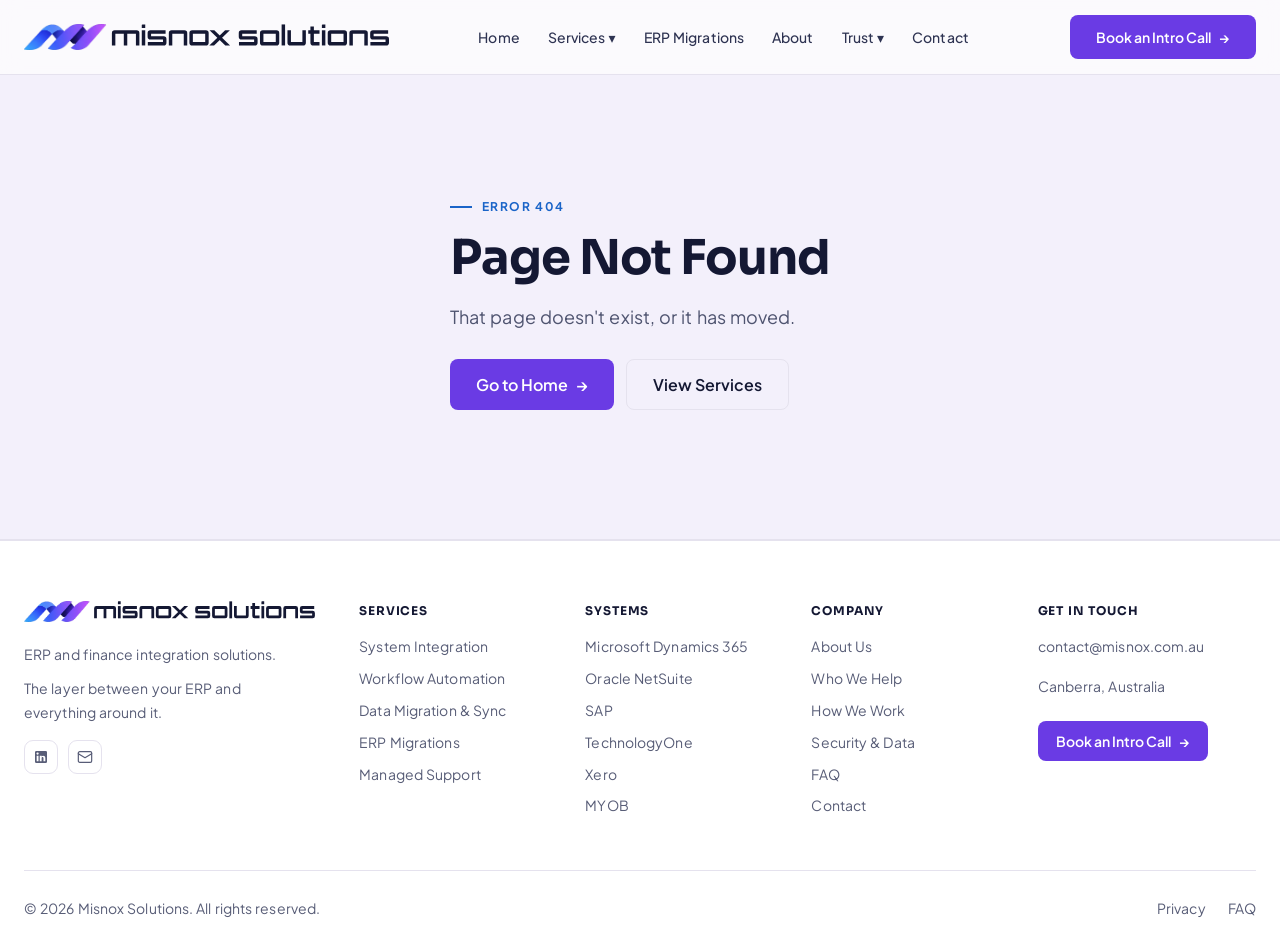
<file: contact/index.html>
<!DOCTYPE html>
<html lang="en">
<head>
<meta charset="UTF-8"/>
<meta name="viewport" content="width=device-width, initial-scale=1.0"/>
<title>Contact | Misnox Solutions</title>
<meta name="description" content="Book an intro call with Misnox Solutions, Canberra."/>
<meta name="theme-color" content="#FBFAFD"/>
<link rel="apple-touch-icon" href="/brand/apple-touch-icon.png"/>
<link rel="manifest" href="/site.webmanifest"/>
<link rel="canonical" href="https://misnox.com.au/contact/"/>

<!-- Open Graph -->
<meta property="og:type" content="website"/>
<meta property="og:site_name" content="Misnox Solutions"/>
<meta property="og:title" content="Contact | Misnox Solutions"/>
<meta property="og:description" content="Book an intro call with Misnox Solutions, Canberra."/>
<meta property="og:url" content="https://misnox.com.au/contact/"/>
<meta property="og:image" content="https://misnox.com.au/og-share-v2.png"/>
<meta property="og:image:width" content="1200"/>
<meta property="og:image:height" content="630"/>
<meta property="og:image:alt" content="Misnox Solutions — Your systems, connected. Your controls, enforced."/>
<meta property="og:locale" content="en_AU"/>

<!-- Twitter -->
<meta name="twitter:card" content="summary_large_image"/>
<meta name="twitter:title" content="Contact | Misnox Solutions"/>
<meta name="twitter:description" content="Book an intro call with Misnox Solutions, Canberra."/>
<meta name="twitter:image" content="https://misnox.com.au/og-share-v2.png"/>

<!-- Favicon (inline SVG — no external file needed) -->
<link rel="icon" type="image/png" sizes="32x32" href="/brand/favicon-32.png"/>
<link rel="preconnect" href="https://fonts.googleapis.com"><link rel="preconnect" href="https://fonts.gstatic.com" crossorigin><link rel="stylesheet" href="https://fonts.googleapis.com/css2?family=Sora:wght@600;700;800&amp;family=Plus+Jakarta+Sans:wght@400;500;600;700&amp;family=IBM+Plex+Mono:wght@500&amp;display=swap">

<!-- Local business structured data -->
<script type="application/ld+json">
{
  "@context":"https://schema.org",
  "@type":"ProfessionalService",
  "name":"Misnox Solutions",
  "description":"ERP and finance system integration. We connect Dynamics 365, Business Central, NetSuite, Oracle, SAP, TechnologyOne, Xero, MYOB and other business platforms — with financial controls enforced in the workflow.",
  "url":"https://misnox.com.au/",
  "email":"contact@misnox.com.au",
  "address":{"@type":"PostalAddress","addressLocality":"Canberra","addressRegion":"ACT","addressCountry":"AU"},
  "sameAs":["https://linkedin.com/company/misnox-solutions"],
  "knowsAbout":["ERP integration","Microsoft Dynamics 365","Business Central","NetSuite","Oracle Fusion","SAP","TechnologyOne","Xero","MYOB","accounts payable automation","system integration","finance automation"],
  "hasOfferCatalog":{
    "@type":"OfferCatalog","name":"Integration Services",
    "itemListElement":[
      {"@type":"Offer","itemOffered":{"@type":"Service","name":"ERP Integration","description":"Connect ERP, finance, and procurement platforms with enforced financial controls."}},
      {"@type":"Offer","itemOffered":{"@type":"Service","name":"Data Migration & Sync","description":"Move data between platforms and keep systems in sync."}},
      {"@type":"Offer","itemOffered":{"@type":"Service","name":"Workflow Automation","description":"Invoice processing, approval routing and finance workflow automation."}},
      {"@type":"Offer","itemOffered":{"@type":"Service","name":"Managed Integration Support","description":"Monitoring, exception handling, and optimisation of live integrations."}}
    ]
  }
}
</script>
<style>
:root{--fs-xs:.75rem;--fs-sm:.875rem;--fs-base:1rem;--fs-lg:1.125rem;--fs-xl:1.25rem;--fs-h3:1.125rem;--fs-h2:clamp(1.75rem,3vw,2.375rem);--fs-h1:clamp(2rem,4vw,3rem);--fs-hero:clamp(2.5rem,4.6vw,3.75rem)}

:root{
  --bg:#FBFAFD;--bg2:#F3F0FB;--bg3:#FFFFFF;--surface:#FFFFFF;--ink:#141833;--ink2:#2E3352;--line:#E5E2EE;
  --accent:#6A3BE4;--accent2:#1A64C8;--teal:#6A3BE4;--brand-grad:linear-gradient(90deg,#3794FD,#7A4CF0);--btn-grad:linear-gradient(135deg,#0E8FA8,#6A3BE4);
  --green:#17784C;--navy:#141833;--navy2:#22274A;
  --muted:#585D77;--white:#fff;
  --r:18px;--r-sm:12px;--tr:0.3s cubic-bezier(0.4,0,0.2,1);
}
*{margin:0;padding:0;box-sizing:border-box}
html{scroll-behavior:smooth}

/* ── A11Y: focus + reduced motion ── */
:focus-visible{outline:2px solid var(--accent2);outline-offset:3px;border-radius:6px}
.sr-only{position:absolute;width:1px;height:1px;padding:0;margin:-1px;overflow:hidden;clip:rect(0,0,0,0);white-space:nowrap;border:0}
.skip-link{background:#6A3BE4!important;position:absolute;left:-9999px;top:0;z-index:2000;background:var(--accent);color:var(--ink);padding:12px 20px;border-radius:0 0 8px 0;font-weight:600;font-size:var(--fs-sm)}
.skip-link:focus{left:0}
@media(prefers-reduced-motion:reduce){
  *,*::before,*::after{animation-duration:0.01ms!important;animation-iteration-count:1!important;transition-duration:0.01ms!important;scroll-behavior:auto!important}
  .reveal{opacity:1!important;transform:none!important}
  .hero-content>*{opacity:1!important}
}
body{font-family:-apple-system,BlinkMacSystemFont,'Segoe UI',system-ui,sans-serif;background:var(--bg);color:var(--ink);line-height:1.65;-webkit-font-smoothing:antialiased}
a{text-decoration:none;color:inherit}

/* ── UTIL ── */
.container{max-width:80rem;margin:0 auto;padding:0 24px}
.eyebrow{font-size:var(--fs-xs);font-weight:600;letter-spacing:0.22em;text-transform:uppercase;color:var(--muted);margin-bottom:16px}
.section{padding:96px 0}.section-sm{padding:60px 0}

/* ── REVEAL ── */
.reveal{opacity:0;transform:translateY(34px) scale(0.985);transition:opacity 0.9s cubic-bezier(0.16,1,0.3,1),transform 0.9s cubic-bezier(0.16,1,0.3,1);will-change:opacity,transform}
.reveal.visible{opacity:1;transform:none;will-change:auto}
.reveal-delay-1{transition-delay:0.1s}.reveal-delay-2{transition-delay:0.2s}.reveal-delay-3{transition-delay:0.3s}

/* ── BUTTONS ── */
.btn{display:inline-flex;align-items:center;gap:8px;font-weight:600;font-size:var(--fs-base);padding:13px 26px;border-radius:var(--r-sm);border:none;cursor:pointer;transition:var(--tr);white-space:nowrap}
.btn-primary{background:var(--btn-grad);color:var(--ink);box-shadow:0 4px 20px rgba(122,76,240,0.35)}
.btn-primary:hover{background:linear-gradient(135deg,#12A0BB,#7A4CF0);transform:translateY(-1px);box-shadow:0 6px 26px rgba(122,76,240,0.45)}
.btn-ghost{background:var(--surface);color:var(--ink);border:1px solid var(--line)}
.btn-ghost:hover{background:var(--surface);border-color:var(--line)}
.btn-outline{background:transparent;color:var(--ink);border:1.5px solid var(--line)}
.btn-outline:hover{background:var(--surface);border-color:var(--line)}
.btn-dark{background:var(--navy);color:var(--ink)}
.btn-dark:hover{background:var(--navy2);transform:translateY(-2px)}
.btn-lg{padding:15px 32px;font-size:var(--fs-base);border-radius:14px}
.arrow{transition:transform var(--tr)}.btn:hover .arrow{transform:translateX(3px)}

/* ── NAV ── */
#main-nav{position:fixed;top:0;left:0;right:0;z-index:1000;transition:background var(--tr)}
#main-nav.scrolled{background:rgba(18,24,40,0.92);backdrop-filter:blur(20px);box-shadow:0 1px 0 rgba(20,24,51,0.08)}
.nav-inner{max-width:80rem;margin:0 auto;padding:0 24px;height:74px;display:flex;align-items:center;justify-content:space-between}
.nav-logo{display:flex;align-items:center;gap:12px;font-weight:800;font-size:var(--fs-lg)}
.logo-img{height:30px;width:auto;display:block}.nav-link{white-space:nowrap}@media(max-width:1280px){.nav-logo .logo-img{height:26px}}@media(max-width:1180px){.nav-logo .logo-img{height:22px}}@media(max-width:1100px){.nav-logo .logo-img{height:20px}.nav-links .nav-link{padding:7px 8px}}@media(min-width:961px) and (max-width:1040px){.nav-logo .logo-img{height:18px}.nav-links .nav-link{padding:7px 6px}}.footer-brand .logo-img{width:100%;max-width:380px;height:auto}
.logo-mark{width:50px;height:50px;flex-shrink:0;display:block}
@media(max-width:640px){.nav-cta{display:none}.nav-logo{gap:9px}.logo-mark{width:34px;height:34px}.wordmark{font-size:1rem!important}.wordmark-sub{font-size:0.5rem!important;margin-top:4px!important}}
.wordmark{display:inline-flex;flex-direction:column;line-height:1;font-family:'Unbounded',-apple-system,'Segoe UI',sans-serif;font-weight:700;font-size:1.5rem;letter-spacing:0.04em;color:var(--ink)}
.wordmark-sub{font-weight:400;font-size:0.7rem;letter-spacing:0.42em;text-transform:uppercase;color:var(--ink2);margin-top:6px}
.nav-links{display:flex;align-items:center;gap:2px;list-style:none}
.nav-link{padding:7px 13px;border-radius:8px;font-size:var(--fs-sm);font-weight:500;color:var(--ink2);transition:var(--tr);cursor:pointer}
.nav-link:hover,.nav-link.active{color:var(--ink);background:var(--surface)}
.has-dropdown{position:relative}
.dropdown{position:absolute;top:calc(100%+8px);left:50%;transform:translateX(-50%) translateY(-6px);background:#0d1929;border-radius:14px;box-shadow:0 8px 32px rgba(0,0,0,0.5);padding:6px;min-width:210px;opacity:0;pointer-events:none;transition:opacity 0.2s,transform 0.2s;border:1px solid var(--line)}
.has-dropdown:hover .dropdown{opacity:1;pointer-events:auto;transform:translateX(-50%) translateY(0)}
.dropdown a{display:block;padding:9px 14px;border-radius:9px;font-size:var(--fs-sm);color:var(--ink2);font-weight:500;transition:var(--tr)}
.dropdown a:hover{background:var(--surface);color:var(--ink)}
.mobile-toggle{display:none;background:none;border:none;cursor:pointer;color:var(--ink);padding:8px}
.mobile-menu{display:none;background:#0a1220;border-top:1px solid var(--line);padding:16px 24px}
.mobile-menu a{display:block;padding:11px 0;border-bottom:1px solid var(--line);font-size:var(--fs-base);color:var(--ink2)}

/* ════════════════════════════════
   HERO — split with flow stack
════════════════════════════════ */
.hero{min-height:100vh;display:flex;align-items:center;position:relative;overflow:hidden;background:radial-gradient(ellipse 70% 60% at 75% 30%,#182036 0%,var(--bg) 60%);padding-top:74px}
.hero-glow{position:absolute;width:640px;height:640px;border-radius:50%;background:radial-gradient(circle,rgba(122,76,240,0.13) 0%,transparent 65%);right:-140px;top:8%;pointer-events:none}
.hero-glow-2{position:absolute;width:420px;height:420px;border-radius:50%;background:radial-gradient(circle,rgba(122,76,240,0.08) 0%,transparent 65%);left:-120px;bottom:5%;pointer-events:none}

.hero-split{display:grid;grid-template-columns:1.08fr 1fr;gap:72px;align-items:center;padding:72px 0;position:relative;z-index:2}

@keyframes hFadeUp{from{opacity:0;transform:translateY(26px)}to{opacity:1;transform:translateY(0)}}
.hero-left>*{opacity:0;animation:hFadeUp 0.75s cubic-bezier(0.4,0,0.2,1) forwards}
.ha0{animation-delay:0.05s}.ha1{animation-delay:0.16s}.ha2{animation-delay:0.28s}.ha3{animation-delay:0.4s}.ha4{animation-delay:0.52s}

.hero-pill{display:inline-flex;align-items:center;gap:9px;padding:7px 16px;background:var(--surface);border:1px solid var(--line);border-radius:100px;font-size:var(--fs-xs);font-weight:700;color:var(--accent2);letter-spacing:0.12em;text-transform:uppercase;margin-bottom:30px}
.hero-pill-dot{width:6px;height:6px;border-radius:50%;background:var(--accent2)}

.hero h1{font-size:clamp(2.6rem,4.8vw,4.1rem);font-weight:800;line-height:1.08;letter-spacing:-0.032em;color:var(--ink);margin-bottom:24px}
.hero h1 .hl{position:relative;white-space:nowrap;color:var(--accent2);background:var(--brand-grad);-webkit-background-clip:text;background-clip:text;-webkit-text-fill-color:transparent}
.hero h1 .hl::after{content:'';position:absolute;left:0;right:0;bottom:4px;height:9px;background:linear-gradient(90deg,rgba(55,148,253,0.22),rgba(122,76,240,0.22));border-radius:3px;z-index:-1}

.hero-sub{font-size:var(--fs-base);color:var(--muted);max-width:480px;line-height:1.75;margin-bottom:36px}
.hero-actions{display:flex;gap:14px;flex-wrap:wrap;margin-bottom:44px}

/* ── FLOW STACK (right panel) ── */
.flow-stack{position:relative;display:flex;flex-direction:column;align-items:stretch;max-width:430px;margin-left:auto;opacity:0;animation:hFadeUp 0.85s cubic-bezier(0.4,0,0.2,1) 0.45s forwards,stackFloat 8s ease-in-out 1.6s infinite}
@keyframes stackFloat{0%,100%{transform:translateY(0)}50%{transform:translateY(-10px)}}
.fs-card{background:var(--surface);border:1px solid var(--line);border-radius:14px;padding:18px 22px;backdrop-filter:blur(12px);position:relative}
.fs-head{display:flex;align-items:center;justify-content:space-between;gap:12px}
.fs-title{font-size:var(--fs-sm);font-weight:700;color:var(--ink)}
.fs-sys{font-size:var(--fs-xs);font-weight:600;letter-spacing:0.08em;text-transform:uppercase;color:var(--muted)}
.fs-badge{font-size:var(--fs-xs);font-weight:700;padding:4px 11px;border-radius:100px;white-space:nowrap}
.fs-badge.in{background:var(--surface);color:var(--muted)}
.fs-badge.ok{background:rgba(52,211,153,0.14);color:var(--green)}
.fs-hub{border-color:rgba(122,76,240,0.45);background:linear-gradient(135deg,rgba(122,76,240,0.14),rgba(122,76,240,0.08));box-shadow:0 8px 32px rgba(122,76,240,0.15)}
.fs-hub .fs-title{display:flex;align-items:center;gap:9px}
.fs-logo{width:20px;height:20px;flex-shrink:0;display:inline-block}
.fs-checks{display:flex;flex-direction:column;gap:7px;margin-top:13px;padding-top:13px;border-top:1px solid var(--line)}
.fs-check{display:flex;align-items:center;gap:9px;font-size:var(--fs-xs);color:var(--muted)}
.fs-check::before{content:'✓';width:15px;height:15px;border-radius:50%;background:rgba(52,211,153,0.15);color:var(--green);font-size:var(--fs-xs);font-weight:800;display:inline-flex;align-items:center;justify-content:center;flex-shrink:0}
/* connectors with travelling pulse */
.fs-link{width:2px;height:34px;background:var(--surface);margin:0 auto;position:relative;overflow:visible}
.fs-pulse{position:absolute;left:50%;transform:translateX(-50%);width:7px;height:7px;border-radius:50%;background:var(--accent2);box-shadow:0 0 10px rgba(55,148,253,0.8);animation:pulseDown 2.6s ease-in-out infinite}
.fs-link-2 .fs-pulse{animation-delay:1.3s}
@keyframes pulseDown{0%{top:-4px;opacity:0}12%{opacity:1}88%{opacity:1}100%{top:calc(100% - 3px);opacity:0}}
.fs-note{text-align:center;font-size:var(--fs-xs);color:var(--muted);margin-top:16px;letter-spacing:0.05em;font-style:italic}

/* Hero promise strip *//* Hero promise strip */
.hero-promises{display:flex;gap:22px;flex-wrap:wrap}
.hp-item{display:flex;align-items:center;gap:9px;font-size:var(--fs-sm);color:var(--muted)}
.hp-item::before{content:'';width:14px;height:14px;border-radius:50%;background:var(--surface);border:1px solid rgba(55,148,253,0.4);background-image:url("data:image/svg+xml,%3Csvg xmlns='http://www.w3.org/2000/svg' viewBox='0 0 24 24' fill='none' stroke='%233794FD' stroke-width='3' stroke-linecap='round' stroke-linejoin='round'%3E%3Cpolyline points='20 6 9 17 4 12'/%3E%3C/svg%3E");background-size:8px;background-repeat:no-repeat;background-position:center;flex-shrink:0}

/* ── LEAD MAGNET / SECONDARY CTA ── */
.lead-box{display:flex;align-items:center;justify-content:space-between;gap:28px;flex-wrap:wrap;background:var(--surface);border:1px solid var(--line);border-left:3px solid var(--accent);border-radius:var(--r);padding:32px 36px}
.lead-box h3{font-size:var(--fs-lg);font-weight:700;color:var(--ink);margin-bottom:6px}
.lead-box p{font-size:var(--fs-sm);color:var(--muted);line-height:1.6;max-width:520px}

details summary::-webkit-details-marker{display:none}
details[open]{border-color:var(--line)!important}
details[open] summary span{transform:rotate(45deg)}
details summary span{transition:transform 0.25s;display:inline-block}
details summary:focus-visible{outline:2px solid var(--accent2);outline-offset:4px}

/* ── STATIC PLATFORM STRIP ── */
.platform-strip{padding:20px 0;border-bottom:1px solid var(--line);background:var(--bg)}
.platform-strip .container{display:flex;align-items:baseline;gap:24px;flex-wrap:wrap;justify-content:center}
.pstrip-label{font-size:var(--fs-xs);font-weight:600;letter-spacing:0.2em;text-transform:uppercase;color:var(--muted)}
.pstrip-items{font-size:var(--fs-sm);color:var(--muted);letter-spacing:0.02em}

/* ── BENTO GRID ── *//* ── BENTO GRID ── */
.bento{display:grid;grid-template-columns:repeat(3,1fr);gap:14px}
.bcard{background:var(--surface);border:1px solid var(--line);border-radius:var(--r);padding:32px;position:relative;overflow:hidden;transition:border-color var(--tr),background var(--tr),transform var(--tr)}
.bcard:hover{border-color:var(--line);background:var(--surface);transform:translateY(-3px)}
.bcard-wide{grid-column:span 2}
.bcard-icon{width:46px;height:46px;border-radius:12px;background:var(--surface);border:1px solid var(--line);display:flex;align-items:center;justify-content:center;margin-bottom:20px;color:var(--accent)}
.bcard h3{font-size:var(--fs-base);font-weight:700;color:var(--ink);margin-bottom:10px}
.bcard p{font-size:var(--fs-sm);color:var(--muted);line-height:1.65}
.bcard-cta{display:inline-flex;align-items:center;gap:6px;font-size:var(--fs-sm);font-weight:600;color:var(--accent);margin-top:18px;transition:gap var(--tr)}
.bcard-cta:hover{gap:10px}
/* Wide card mini visual */
.bcard-visual{position:absolute;right:-10px;bottom:-10px;opacity:0.5;pointer-events:none}

/* ── PROCESS STRIP ── */
.process-strip{display:grid;grid-template-columns:repeat(4,1fr);gap:0;position:relative}
.process-strip::before{content:'';position:absolute;top:15px;left:8%;right:8%;height:1px;background:var(--surface)}
.ps-item{display:flex;flex-direction:column;align-items:center;text-align:center;padding:0 16px;position:relative}
.ps-num{font-size:2rem;font-weight:200;color:var(--accent2);line-height:1;margin-bottom:18px;font-variant-numeric:tabular-nums}
.ps-item h3{font-size:var(--fs-base);font-weight:700;color:var(--ink);margin-bottom:8px}
.ps-item p{font-size:var(--fs-sm);color:var(--muted);line-height:1.6}

/* ── SECTION STYLES ── */
h2.st{font-size:clamp(1.8rem,3.4vw,2.6rem);font-weight:700;color:var(--ink);letter-spacing:-0.028em;line-height:1.14;margin-bottom:14px}
.sd{font-size:var(--fs-base);color:var(--muted);max-width:560px;line-height:1.7}
.sh{margin-bottom:52px}.sh.c{text-align:center;display:flex;flex-direction:column;align-items:center}
.sh.c::before{content:'';width:34px;height:3px;border-radius:2px;background:linear-gradient(90deg,var(--accent),var(--teal));margin-bottom:18px}
.sh.c .sd{text-align:center}

/* ── PLATFORM BADGES ── */
.pf-badge{width:36px;height:36px;border-radius:10px;display:inline-flex;align-items:center;justify-content:center;background:var(--surface);border:1px solid var(--line);flex-shrink:0}
.pf-badge svg{display:block}
.pf-badge-txt{font-weight:800;color:var(--ink);letter-spacing:0.02em;line-height:1}
.pf-badge-sm{width:28px;height:28px;border-radius:8px}
.pf-grid{display:grid;grid-template-columns:repeat(2,minmax(0,1fr));gap:12px}
@media(max-width:768px){.pf-grid{grid-template-columns:1fr}}
.pf-pair{display:inline-flex;gap:6px;flex-shrink:0}
.pf-head{display:flex;align-items:center;gap:13px;margin-bottom:12px}
.pf-head h3{margin-bottom:0!important}

/* ── CHECKLIST ── */
.ck-grid{display:grid;grid-template-columns:1fr 1fr;gap:0 56px;border-top:1px solid var(--line)}
.ck-item{display:flex;align-items:flex-start;gap:14px;padding:18px 0;background:transparent;border:none;border-bottom:1px solid var(--line);border-radius:0;transition:padding-left 0.25s ease}
.ck-item:hover{padding-left:8px}
.ck-icon{width:20px;height:20px;border-radius:6px;background:transparent;border:1px solid rgba(55,148,253,0.45);display:flex;align-items:center;justify-content:center;flex-shrink:0;margin-top:2px}
.ck-icon svg{width:10px;height:10px;stroke:var(--accent2);stroke-width:2.2;fill:none;stroke-linecap:round;stroke-linejoin:round}
.ck-item strong{display:block;font-size:var(--fs-sm);font-weight:700;color:var(--ink);margin-bottom:2px}
.ck-item span{font-size:var(--fs-xs);color:var(--muted);line-height:1.5}

/* ── WHY 3-UP ── */
.why-grid{display:grid;grid-template-columns:repeat(3,1fr);gap:14px}
.why-card{background:var(--surface);border:1px solid var(--line);border-radius:var(--r);padding:32px;transition:var(--tr)}
.why-card:hover{border-color:var(--line);background:var(--surface)}
.why-card h3{font-size:var(--fs-base);font-weight:700;color:var(--ink);margin-bottom:10px;margin-top:18px}
.why-card p{font-size:var(--fs-sm);color:var(--muted);line-height:1.65}

/* ── CTA BAND ── */
.cta-band{padding:90px 0;position:relative;overflow:hidden;background:linear-gradient(135deg,#1a2140 0%,#232a52 100%);border-top:1px solid var(--line)}
.cta-band::before{content:'';position:absolute;inset:0;background-image:radial-gradient(rgba(55,148,253,0.14) 1px,transparent 1px);background-size:26px 26px;mask-image:radial-gradient(ellipse 70% 80% at 50% 50%,black 0%,transparent 100%);pointer-events:none}
.cta-band::after{content:none}
.cta-inner{position:relative;z-index:1;text-align:center;max-width:600px;margin:0 auto}
.cta-inner h2{font-size:clamp(1.75rem,3vw,2.5rem);font-weight:800;color:var(--ink);letter-spacing:-0.02em;margin-bottom:14px}
.cta-inner p{font-size:var(--fs-lg);color:var(--muted);margin-bottom:36px;line-height:1.7}
.cta-btns{display:flex;gap:12px;justify-content:center;flex-wrap:wrap}

/* ── GLASS CARD (dark sections) ── */
.glass-card{background:var(--surface);border:1px solid var(--line);border-radius:var(--r);padding:32px;transition:var(--tr)}
.glass-card:hover{background:var(--surface);border-color:var(--line);transform:translateY(-4px)}
.glass-card h3{font-size:var(--fs-base);font-weight:700;color:var(--ink);margin-bottom:10px}
.glass-card p{font-size:var(--fs-sm);color:var(--muted);line-height:1.65}

/* ── GRID UTILS ── */
.grid-3{display:grid;grid-template-columns:repeat(3,1fr);gap:20px}
.grid-2{display:grid;grid-template-columns:repeat(2,1fr);gap:20px}
.split{display:grid;grid-template-columns:1fr 1fr;gap:64px;align-items:center}
.split.r{direction:rtl}.split.r>*{direction:ltr}

/* ── MISC ── */
.chips{display:flex;flex-wrap:wrap;gap:8px;margin-top:20px}
.chip{display:inline-flex;align-items:center;gap:6px;padding:6px 13px;border-radius:100px;background:var(--surface);border:1px solid var(--line);font-size:var(--fs-xs);font-weight:500;color:var(--ink2)}
.chip::before{content:'';width:4px;height:4px;border-radius:50%;background:var(--accent2);flex-shrink:0}
.feature-list{list-style:none;display:flex;flex-direction:column;gap:11px}
.feature-list li{display:flex;align-items:flex-start;gap:11px;font-size:var(--fs-base);color:var(--muted)}
.feature-list li::before{content:'';width:20px;height:20px;border-radius:50%;background:var(--accent);flex-shrink:0;margin-top:2px;background-image:url("data:image/svg+xml,%3Csvg xmlns='http://www.w3.org/2000/svg' viewBox='0 0 20 20' fill='white'%3E%3Cpath fill-rule='evenodd' d='M16.707 5.293a1 1 0 010 1.414l-8 8a1 1 0 01-1.414 0l-4-4a1 1 0 011.414-1.414L8 12.586l7.293-7.293a1 1 0 011.414 0z' clip-rule='evenodd'/%3E%3C/svg%3E");background-size:12px;background-repeat:no-repeat;background-position:center}
.steps{display:flex;flex-direction:column;gap:0}
.step{display:flex;gap:20px;position:relative;padding-bottom:28px}
.step:last-child{padding-bottom:0}
.step:not(:last-child)::after{content:'';position:absolute;left:18px;top:44px;bottom:4px;width:1px;background:var(--surface)}
.step-num{width:38px;height:38px;border-radius:10px;background:var(--surface);border:1px solid var(--line);color:var(--ink2);font-weight:700;font-size:var(--fs-sm);display:flex;align-items:center;justify-content:center;flex-shrink:0}
.step-body h3{font-size:var(--fs-base);font-weight:700;color:var(--ink);margin-bottom:4px}
.step-body p{font-size:var(--fs-sm);color:var(--muted);line-height:1.6}
.platform-tags{display:flex;flex-wrap:wrap;gap:10px}
.platform-tag{padding:7px 17px;background:var(--surface);border:1px solid var(--line);border-radius:100px;font-size:var(--fs-xs);font-weight:600;color:var(--muted);transition:var(--tr)}
.platform-tag:hover{border-color:var(--accent);color:var(--accent)}
.num-card{background:var(--surface);border:1px solid var(--line);border-radius:var(--r);padding:28px}
.num-card:hover{border-color:var(--line);transform:translateY(-3px)}
.num-card{transition:var(--tr)}
.num-card .num{font-size:var(--fs-xs);font-weight:800;letter-spacing:0.08em;color:var(--accent);margin-bottom:8px;text-transform:uppercase}
.num-card h3{font-size:var(--fs-base);font-weight:700;color:var(--ink);margin-bottom:6px}
.num-card p{font-size:var(--fs-sm);color:var(--muted);line-height:1.65}
.card{background:var(--surface);border:1px solid var(--line);border-radius:var(--r);padding:28px;transition:var(--tr)}
.card:hover{border-color:var(--line);transform:translateY(-3px)}
.card h3{font-size:var(--fs-base);font-weight:700;color:var(--ink);margin-bottom:8px}
.card p{font-size:var(--fs-sm);color:var(--muted);line-height:1.65}
.card-link{display:inline-flex;align-items:center;gap:6px;font-size:var(--fs-sm);font-weight:600;color:var(--accent);margin-top:14px;transition:gap var(--tr)}
.card-link:hover{gap:10px}
.card-icon{width:44px;height:44px;border-radius:11px;background:var(--surface);border:1px solid var(--line);display:flex;align-items:center;justify-content:center;margin-bottom:18px;color:var(--accent)}
.outcome-card{border-radius:var(--r);border:1px solid var(--line);padding:26px;background:var(--surface);transition:var(--tr)}
.outcome-card:hover{border-color:var(--line);transform:translateY(-3px)}
.outcome-card h3{font-size:var(--fs-base);font-weight:700;color:var(--ink);margin-bottom:7px}
.outcome-card p{font-size:var(--fs-sm);color:var(--muted);line-height:1.65}

/* ── PAGE HERO ── */
.page-hero{padding:140px 0 72px;background:var(--navy);position:relative;overflow:hidden}
.page-hero::before{content:'';position:absolute;width:600px;height:600px;border-radius:50%;background:radial-gradient(circle,rgba(122,76,240,0.08) 0%,transparent 65%);right:-100px;top:-100px;pointer-events:none}
.page-hero-content{position:relative;z-index:1;max-width:680px}
.page-hero .eyebrow{color:var(--accent2)}
.page-hero h1{font-size:clamp(1.9rem,4vw,3rem);font-weight:800;color:var(--ink);letter-spacing:-0.03em;line-height:1.1;margin-bottom:18px}
.page-hero p{font-size:var(--fs-lg);color:var(--muted);line-height:1.7;max-width:560px}
.section-dark{background:var(--navy);color:var(--ink)}
.section-alt{background:var(--bg2)}
label{display:block;font-size:var(--fs-sm);font-weight:600;color:var(--ink2);margin-bottom:7px}
input,select,textarea{width:100%;padding:12px 15px;border:1px solid var(--line);border-radius:10px;font-size:var(--fs-base);font-family:inherit;color:var(--ink);background:var(--surface);transition:border-color var(--tr),background var(--tr),box-shadow var(--tr);outline:none}
input::placeholder,textarea::placeholder{color:var(--muted)}
input:hover,select:hover,textarea:hover{border-color:var(--line);background:var(--surface)}
input:focus,select:focus,textarea:focus{border-color:var(--accent);background:var(--surface);box-shadow:0 0 0 3px rgba(122,76,240,0.14)}
select{appearance:none;-webkit-appearance:none;background-image:url("data:image/svg+xml,%3Csvg xmlns='http://www.w3.org/2000/svg' viewBox='0 0 24 24' fill='none' stroke='%233794FD' stroke-width='2' stroke-linecap='round'%3E%3Cpolyline points='6 9 12 15 18 9'/%3E%3C/svg%3E");background-repeat:no-repeat;background-position:right 14px center;background-size:16px;padding-right:40px;cursor:pointer}
select option{background:#0d1929;color:var(--ink)}
.form-note{font-size:var(--fs-xs);color:var(--muted);margin-top:14px;line-height:1.6}
textarea{resize:vertical;min-height:130px}
.form-grid{display:grid;grid-template-columns:1fr 1fr;gap:16px}
.form-full{grid-column:1/-1}
.contact-info-card{background:var(--navy);border-radius:var(--r);padding:36px;height:100%}
.contact-info-card h3{font-size:var(--fs-lg);font-weight:700;color:var(--ink);margin-bottom:22px}
.contact-item{display:flex;gap:14px;margin-bottom:20px}
.contact-item-icon{width:36px;height:36px;background:var(--surface);border-radius:9px;display:flex;align-items:center;justify-content:center;flex-shrink:0}
.contact-item-text p:first-child{font-size:var(--fs-xs);color:var(--muted);font-weight:500;margin-bottom:2px}
.contact-item-text a,.contact-item-text p:last-child{font-size:var(--fs-base);color:var(--ink2);font-weight:500}
.expect-list{margin-top:26px;padding-top:26px;border-top:1px solid var(--line)}
.expect-list h4{font-size:var(--fs-sm);font-weight:700;color:var(--muted);letter-spacing:0.06em;text-transform:uppercase;margin-bottom:12px}
.expect-item{display:flex;gap:10px;margin-bottom:9px;font-size:var(--fs-sm);color:var(--ink2)}
.expect-item::before{content:'✓';color:var(--accent2);font-weight:700;flex-shrink:0}

/* ── FOOTER ── */
footer{background:#0d1220;color:var(--muted);padding:60px 0 28px}
.footer-grid{display:grid;grid-template-columns:2fr 1fr 1fr 1.5fr;gap:44px;margin-bottom:44px}
.footer-brand p{font-size:var(--fs-sm);line-height:1.7;max-width:270px;margin-top:14px}
.footer-col h4{font-size:var(--fs-xs);font-weight:700;color:var(--muted);letter-spacing:0.07em;text-transform:uppercase;margin-bottom:14px}
.footer-col a{display:block;font-size:var(--fs-sm);margin-bottom:8px;color:var(--muted);transition:color var(--tr)}
.footer-col a:hover{color:var(--accent2)}
.footer-contact-item{display:flex;align-items:center;gap:7px;margin-bottom:8px;font-size:var(--fs-sm)}
.footer-bottom{border-top:1px solid var(--line);padding-top:26px;display:flex;justify-content:space-between;align-items:center;flex-wrap:wrap;gap:12px;font-size:var(--fs-xs)}
.footer-bottom-links{display:flex;gap:22px}
.footer-bottom-links a{color:var(--muted);transition:color var(--tr)}
.footer-bottom-links a:hover{color:var(--muted)}

/* ── RESPONSIVE ── */
@media(max-width:1024px){.hero-split{grid-template-columns:1fr;gap:52px}.flow-stack{margin:0 auto}.bento{grid-template-columns:repeat(2,1fr)}.bcard-wide{grid-column:span 2}.why-grid{grid-template-columns:repeat(2,1fr)}.process-strip{grid-template-columns:repeat(2,1fr);gap:32px}.process-strip::before{display:none}.footer-grid{grid-template-columns:1fr 1fr;gap:28px}.split{grid-template-columns:1fr;gap:40px}.split.r{direction:ltr}.grid-3{grid-template-columns:repeat(2,1fr)}}
@media(max-width:768px){
  .section{padding:56px 0}.section-sm{padding:44px 0}
  .container{padding:0 20px}
  .hero h1{font-size:2.2rem}
  .hero-sub{font-size:var(--fs-base)}
  .hero-split{grid-template-columns:1fr;gap:48px;padding:56px 0}
  .flow-stack{margin:0 auto;max-width:400px}
  .hero-promises{gap:12px 20px}
  .nav-links,.nav-cta{display:none}.mobile-toggle{display:flex}
  .bento{grid-template-columns:1fr}.bcard-wide{grid-column:span 1}
  .why-grid{grid-template-columns:1fr}
  .grid-3,.grid-2{grid-template-columns:1fr}
  .form-grid{grid-template-columns:1fr}
  .footer-grid{grid-template-columns:1fr 1fr}
  .ck-grid{grid-template-columns:1fr;gap:0}
  .process-strip{grid-template-columns:1fr;gap:36px}
  .lead-box{flex-direction:column;align-items:flex-start;padding:26px}
  .hero-actions{flex-direction:column;width:100%;max-width:340px}
  .hero-actions .btn{width:100%;justify-content:center}
  .sh{margin-bottom:38px}
  h2.st{font-size:1.65rem}
  .page-hero{padding:120px 0 56px}
  .cta-band{padding:64px 0}
  .platform-strip .container{gap:12px}
  .pstrip-items{font-size:var(--fs-xs);line-height:1.9}
}
@media(max-width:560px){
  .hero-promises{flex-direction:column;gap:10px}
  .fs-card{padding:15px 17px}
}
@media(max-width:480px){.footer-grid{grid-template-columns:1fr}.hero h1{font-size:2rem}.container{padding:0 16px}.btn-lg{padding:14px 24px;font-size:var(--fs-sm)}.card,.bcard,.why-card{padding:22px}}

/* ── Look & feel refresh (Nov 2026) ── */
h1,h2,h3,h4,.st{font-family:'Sora',-apple-system,BlinkMacSystemFont,'Segoe UI',system-ui,sans-serif}
h1,.st,.page-hero h1{letter-spacing:-0.022em}
/* lifted navy band to break the dark */
.section-light{background:linear-gradient(180deg,#1C2543 0%,#212B4D 100%);border-top:1px solid rgba(122,76,240,0.18);border-bottom:1px solid rgba(122,76,240,0.18);position:relative}
.section-light::before{content:'';position:absolute;inset:0;background:radial-gradient(ellipse 60% 50% at 50% 0%,rgba(55,148,253,0.08),transparent 70%);pointer-events:none}
.section-light .container{position:relative}
.section-light .why-card{background:var(--surface);border:1px solid var(--line)}
.section-light .why-card:hover{border-color:rgba(122,76,240,0.45);box-shadow:0 8px 28px rgba(0,0,0,0.25)}
.section-light .sd,.section-light .why-card p{color:var(--muted)}
/* integration hub diagram */
.hub{display:grid;grid-template-columns:1fr 70px minmax(220px,260px) 70px 1fr;align-items:center;gap:0;margin-top:8px}
.hub-col{display:flex;flex-direction:column;gap:10px}
.hub-label{font-size:var(--fs-xs);font-weight:700;letter-spacing:0.16em;text-transform:uppercase;color:var(--muted);margin-bottom:4px}
.hub-node{display:flex;align-items:center;gap:12px;padding:10px 14px;background:var(--surface);border:1px solid var(--line);border-radius:12px;font-size:var(--fs-sm);color:var(--ink2);font-weight:600}
.hub-node .ic{color:var(--accent2);display:inline-flex}
.hub-wire{height:2px;background:linear-gradient(90deg,rgba(55,148,253,0.15),rgba(122,76,240,0.55),rgba(55,148,253,0.15));position:relative;overflow:hidden}
.hub-wire::after{content:'';position:absolute;top:-2px;left:-20%;width:20%;height:6px;border-radius:3px;background:#3794FD;box-shadow:0 0 10px #3794FD;animation:wire 2.6s linear infinite}
.hub-wire.rev::after{animation-direction:reverse}
@keyframes wire{to{left:110%}}
.hub-core{text-align:center;padding:30px 22px;border-radius:22px;background:radial-gradient(circle at 50% 30%,rgba(122,76,240,0.22),rgba(55,148,253,0.06) 70%);border:1px solid rgba(122,76,240,0.4);box-shadow:0 0 60px rgba(122,76,240,0.18)}
.hub-core svg{width:64px;height:64px;display:block;margin:0 auto 14px}
.hub-core strong{display:block;font-family:'Sora',sans-serif;font-size:var(--fs-base);color:var(--ink);margin-bottom:6px}
.hub-core small{display:block;font-size:var(--fs-xs);color:var(--muted);line-height:1.6}
@media(max-width:900px){.hub{grid-template-columns:1fr;gap:14px}.hub-wire{height:28px;width:2px;margin:0 auto;background:linear-gradient(180deg,rgba(55,148,253,0.15),rgba(122,76,240,0.55),rgba(55,148,253,0.15))}.hub-wire::after{display:none}}
@media(prefers-reduced-motion:reduce){.hub-wire::after{animation:none;display:none}}
/* plain list instead of card grid */
.plist{display:grid;grid-template-columns:repeat(2,minmax(0,1fr));gap:0 48px;max-width:980px;margin:0 auto}
.plist-item{display:flex;gap:18px;padding:24px 0;border-top:1px solid var(--line)}
.plist-num{font-family:'Sora',sans-serif;font-size:var(--fs-sm);font-weight:700;color:var(--accent2);min-width:26px;padding-top:2px}
.plist-item h3{font-size:var(--fs-base);color:var(--ink);margin-bottom:6px}
.plist-item p{font-size:var(--fs-sm);color:var(--muted);line-height:1.65}
@media(max-width:768px){.plist{grid-template-columns:1fr}}
/* commitments as a quiet row */
.qrow{display:grid;grid-template-columns:repeat(4,minmax(0,1fr));gap:32px}
.qrow-item .card-icon{margin-bottom:16px}
.qrow-item h3{font-size:var(--fs-base);color:var(--ink);margin-bottom:8px}
.qrow-item p{font-size:var(--fs-sm);color:var(--muted);line-height:1.65}
@media(max-width:900px){.qrow{grid-template-columns:repeat(2,minmax(0,1fr))}}
@media(max-width:560px){.qrow{grid-template-columns:1fr}}

/* ── Light redesign (Nov 2026): calm light base, navy ink, logo violet for the main action only ── */
body{font-family:'Plus Jakarta Sans',-apple-system,'Segoe UI',system-ui,sans-serif;background:var(--bg);color:var(--ink)}
.reveal,.hero-left>*,.flow-stack{opacity:1!important;transform:none!important;animation:none!important;transition:none!important}
.hero-glow,.hero-glow-2,.page-hero::before,.cta-band::before,.section-light::before{display:none!important}
.eyebrow{color:var(--accent2);font-family:'IBM Plex Mono',ui-monospace,monospace;font-weight:500;letter-spacing:.04em;text-transform:none;font-size:var(--fs-xs)}
.btn{border-radius:8px}
.btn-lg{border-radius:8px;padding:14px 26px}
.btn-primary,.btn-primary:hover{background:var(--accent);color:#fff;box-shadow:none;transform:none}
.btn-primary:hover{background:#4E25C2}
.btn-ghost,.btn-outline{background:transparent;color:var(--ink);border:1px solid var(--line)}
.btn-ghost:hover,.btn-outline:hover{background:transparent;border-color:var(--ink)}
:focus-visible{outline-color:var(--accent)}
#main-nav{background:rgba(251,250,253,.94);backdrop-filter:blur(10px);border-bottom:1px solid var(--line)}
#main-nav.scrolled{background:rgba(251,250,253,.97);box-shadow:none}
.wordmark{color:var(--ink)}.wordmark-sub{color:var(--muted)}
.nav-link{color:var(--ink2)}.nav-link:hover,.nav-link.active{color:var(--ink);background:var(--bg2)}
.dropdown{background:var(--surface);border:1px solid var(--line);box-shadow:0 12px 32px -12px rgba(20,24,51,.25)}
.dropdown a{color:var(--ink2)}.dropdown a:hover{background:var(--bg2);color:var(--ink)}
.mobile-toggle{color:var(--ink)}
.mobile-menu{background:var(--surface);border-top:1px solid var(--line)}
.mobile-menu a{color:var(--ink2);border-bottom-color:var(--line)}
h2.st{color:var(--ink)}.sd{color:var(--muted)}
.sh.c::before{display:none}
.section-alt{background:var(--bg2)}
.section-light{background:var(--bg2);border:0}
.section-light .why-card{background:var(--surface);border:1px solid var(--line)}
.section-light .sd,.section-light .why-card p{color:var(--muted)}
.bcard,.why-card,.card,.num-card,.outcome-card,.glass-card{background:var(--surface);border:1px solid var(--line);border-radius:10px}
.bcard:hover,.why-card:hover,.card:hover,.num-card:hover,.outcome-card:hover,.glass-card:hover{transform:none;background:var(--surface);border-color:#CFC8E6;box-shadow:none}
.glass-card h3{color:var(--ink)}.glass-card p{color:var(--muted)}
.bcard-icon,.card-icon{background:var(--bg2);border:0;color:var(--accent)}
.chip,.platform-tag{background:var(--surface);border:1px solid var(--line);color:var(--ink2)}
.chip::before{background:var(--accent2)}
.ps-num{color:var(--accent);font-weight:500;font-family:'IBM Plex Mono',monospace}
.step-num{background:var(--surface);border:1px solid var(--line);color:var(--ink)}
.page-hero{background:var(--bg2);border-bottom:1px solid var(--line);padding:132px 0 64px}
.page-hero .eyebrow{color:var(--accent2)}
.page-hero h1{color:var(--ink)}.page-hero p{color:var(--muted)}
.section-dark{background:var(--bg2);color:var(--ink)}
.cta-band{background:var(--navy);border:0}
.cta-inner h2{color:#fff}.cta-inner p{color:#BFC3DA}
.cta-band .btn-ghost,.cta-band .btn-outline{color:#fff;border-color:#3B4066}
.cta-band .btn-ghost:hover,.cta-band .btn-outline:hover{border-color:#fff}
.contact-info-card{background:var(--surface);border:1px solid var(--line)}
.contact-info-card h3{color:var(--ink)}
.contact-item-icon{background:var(--bg2)}
.expect-item::before{color:var(--green)}
label{color:var(--ink2)}
input,select,textarea{color:var(--ink);background:var(--surface);border:1px solid #D6D2E2}
input:hover,select:hover,textarea:hover{background:var(--surface);border-color:#B9B3CF}
input:focus,select:focus,textarea:focus{background:var(--surface);box-shadow:0 0 0 3px rgba(106,59,228,.14)}
input::placeholder,textarea::placeholder{color:#9A9DB2}
select option{background:#fff;color:var(--ink)}
footer{background:var(--surface);color:var(--muted);border-top:1px solid var(--line)}
.footer-col h4{color:var(--ink)}.footer-col a,.footer-bottom-links a{color:var(--muted)}
.footer-col a:hover,.footer-bottom-links a:hover{color:var(--accent)}
.pf-badge{background:var(--surface);border:1px solid var(--line)}
.hub-node{background:var(--surface);border:1px solid var(--line);color:var(--ink)}
.hub-wire{background:#CFC8E6}.hub-wire::after{display:none}
.hub-core{background:var(--surface);border:1.5px solid var(--accent);box-shadow:none}
.hub-core strong{color:var(--ink)}.hub-core small{color:var(--muted)}
.plist-num{display:none}
.plist-item{border-top-color:var(--line)}
details{background:var(--surface)!important;border-color:var(--line)!important}
/* home: hero, health check, flow, explorer */
.hero{min-height:0;background:var(--bg);padding-top:74px;display:block}
.hero-split{padding:72px 0 64px;gap:56px}
.hero h1{color:var(--ink);font-weight:700}
.hero h1 em{font-style:normal;color:var(--accent)}
.hero-sub{color:var(--muted);font-size:var(--fs-lg)}
.hp-item{color:var(--muted)}
.hp-item::before{content:'✓';background:none;border:0;color:var(--green);font-weight:700;width:auto;height:auto}
.hc{background:var(--surface);border:1px solid var(--line);border-radius:12px;box-shadow:0 18px 40px -24px rgba(20,24,51,.25);overflow:hidden}
.hc-head{display:flex;justify-content:space-between;align-items:center;padding:18px 22px;border-bottom:1px solid var(--line)}
.hc-head b{font:600 15px 'Sora',sans-serif;color:var(--ink)}
.mono{font:500 12px/1.4 'IBM Plex Mono',ui-monospace,monospace;color:var(--muted);letter-spacing:.02em}
.hc-steps{display:grid;grid-template-columns:repeat(4,1fr);gap:6px;padding:14px 22px 0}
.hc-steps i{height:3px;border-radius:2px;background:var(--line)}.hc-steps i.on{background:var(--accent)}
.hc-body{padding:20px 22px 22px;display:grid;gap:14px}
.hc-body h3{font-size:var(--fs-lg);line-height:1.35;color:var(--ink)}
.hc-why{color:var(--muted);font-size:var(--fs-sm)}
.hc-opts{display:grid;gap:8px}
.hc-opt{display:flex;align-items:center;gap:12px;width:100%;text-align:left;font:500 .95rem 'Plus Jakarta Sans',sans-serif;color:var(--ink);background:var(--surface);border:1px solid var(--line);border-radius:8px;padding:12px 14px;cursor:pointer}
.hc-opt:hover{border-color:var(--accent);background:var(--bg2)}
.hc-opt::before{content:'';width:14px;height:14px;border-radius:50%;border:1.5px solid #B9B4CC;flex:none}
.hc-next{border-top:1px solid var(--line);padding:14px 22px 18px;display:grid;gap:6px;background:var(--bg)}
.hc-next p{font-size:var(--fs-sm);color:var(--muted)}.hc-next span{font-family:'IBM Plex Mono',monospace;color:var(--accent);margin-right:8px}
.hc-meter{display:flex;gap:4px}.hc-meter i{flex:1;height:8px;border-radius:2px;background:var(--line)}.hc-meter i.on{background:#A8551B}
.hc-body ul{padding-left:18px;display:grid;gap:6px;color:var(--muted);font-size:var(--fs-sm)}
.hc-row{display:flex;gap:14px;flex-wrap:wrap;align-items:center;margin-top:4px}
.hc-link{background:none;border:0;color:var(--accent);font:500 .9rem 'Plus Jakarta Sans',sans-serif;cursor:pointer;padding:0}
.sys-strip{border-top:1px solid var(--line);border-bottom:1px solid var(--line);background:var(--surface)}
.sys-strip .container{display:flex;flex-wrap:wrap;align-items:center;gap:10px 30px;padding-top:22px;padding-bottom:22px}
.sys-strip b{font:600 15px 'Sora',sans-serif;color:var(--ink2)}
.iflow{display:grid;grid-template-columns:1fr 44px 1.25fr 44px 1fr;align-items:stretch}
.inode{background:var(--surface);border:1px solid var(--line);border-radius:10px;padding:20px;display:grid;gap:10px;align-content:start;min-width:0}
.inode.core{border:1.5px solid var(--accent)}
.inode h3{font-size:var(--fs-base);color:var(--ink);display:flex;align-items:center;gap:7px}
.kv{display:grid;grid-template-columns:auto 1fr;gap:4px 12px;font:500 12.5px/1.5 'IBM Plex Mono',monospace;color:var(--muted)}
.kv b{color:var(--ink);font-weight:500;overflow-wrap:anywhere}
.ichecks{display:grid;gap:7px;font-size:var(--fs-sm);color:var(--ink2)}
.ichecks span::before{content:'✓';color:var(--green);font-weight:700;margin-right:9px}
.iarrow{display:flex;align-items:center;justify-content:center;color:var(--accent)}
.itag{justify-self:start;font:500 11.5px 'IBM Plex Mono',monospace;padding:3px 8px;border-radius:4px;background:var(--bg2);color:var(--accent)}
.itag.ok{background:#E5F4EC;color:var(--green)}
.inote{margin-top:14px;font-size:var(--fs-sm);color:var(--muted)}
.tabs{display:flex;flex-wrap:wrap;border-bottom:1px solid var(--line);margin-bottom:28px}
.tabs button{background:none;border:0;border-bottom:2px solid transparent;margin:0 22px -1px 0;padding:10px 2px;font:600 .95rem 'Plus Jakarta Sans',sans-serif;color:var(--muted);cursor:pointer}
.tabs button[aria-selected="true"]{color:var(--ink);border-bottom-color:var(--accent)}
.tgrid{display:grid;grid-template-columns:repeat(3,minmax(0,1fr));gap:16px}
.tile{background:var(--surface);border:1px solid var(--line);border-radius:10px;padding:22px;display:grid;gap:10px;align-content:start}
.tile h3{font-size:var(--fs-base);color:var(--ink)}.tile p{color:var(--muted);font-size:var(--fs-sm)}
.tile .fl{font:500 12.5px/1.7 'IBM Plex Mono',monospace;color:var(--accent2)}
.phases{display:grid;grid-template-columns:repeat(4,minmax(0,1fr));gap:24px}
.phase{border-top:2px solid var(--ink);padding-top:18px;display:grid;gap:8px;align-content:start}
.phase .n{font:500 13px 'IBM Plex Mono',monospace;color:var(--accent)}
.phase h3{font-size:var(--fs-base);color:var(--ink)}.phase p{color:var(--muted);font-size:var(--fs-sm)}
.qrow-item .card-icon{display:none}
.sh.l{text-align:left;align-items:flex-start;max-width:44rem}
@media(max-width:960px){.iflow{grid-template-columns:1fr}.iarrow{height:36px;transform:rotate(90deg)}.tgrid,.phases{grid-template-columns:repeat(2,minmax(0,1fr))}}
@media(max-width:600px){.tgrid,.phases{grid-template-columns:1fr}}

/* ── Visual layer (Nov 2026): logo-curve motif, hero wash, duotone photos, grid texture ── */
.hero{position:relative;overflow:hidden;background:
  radial-gradient(ellipse 55% 60% at 88% 18%,rgba(55,148,253,.10),transparent 70%),
  radial-gradient(ellipse 50% 55% at 70% 85%,rgba(122,76,240,.08),transparent 70%),var(--bg)}
.hero::after{content:'';position:absolute;width:720px;height:720px;right:-260px;top:-140px;background:none no-repeat center/contain;pointer-events:none}
.hero .container{position:relative;z-index:1}
.page-hero{position:relative;overflow:hidden}
.page-hero::after{content:'';position:absolute;width:520px;height:520px;right:-140px;top:-90px;background:none no-repeat center/contain;pointer-events:none}
.cta-band{position:relative;overflow:hidden}
.cta-band::after{content:'';position:absolute;width:560px;height:560px;left:-200px;bottom:-260px;background:none no-repeat center/contain;pointer-events:none}
.section-alt{background-color:var(--bg2);background-image:linear-gradient(rgba(106,59,228,.045) 1px,transparent 1px),linear-gradient(90deg,rgba(106,59,228,.045) 1px,transparent 1px);background-size:32px 32px}
body[data-page=about] .page-hero{background:linear-gradient(90deg,var(--bg2) 0%,var(--bg2) 42%,rgba(243,240,251,.82) 62%,rgba(243,240,251,.35) 100%),linear-gradient(rgba(106,59,228,.16),rgba(106,59,228,.16)),url("https://images.unsplash.com/photo-1499914485622-a88fac536970?w=1600&q=60&auto=format&fit=crop&sat=-100") right center/cover no-repeat}
body[data-page=industries] .page-hero{background:linear-gradient(90deg,var(--bg2) 0%,var(--bg2) 42%,rgba(243,240,251,.82) 62%,rgba(243,240,251,.35) 100%),linear-gradient(rgba(106,59,228,.16),rgba(106,59,228,.16)),url("https://images.unsplash.com/photo-1631557776808-91908aba7ca0?w=1600&q=60&auto=format&fit=crop&sat=-100") right center/cover no-repeat}
body[data-page=security] .page-hero{background:linear-gradient(90deg,var(--bg2) 0%,var(--bg2) 42%,rgba(243,240,251,.82) 62%,rgba(243,240,251,.35) 100%),linear-gradient(rgba(106,59,228,.16),rgba(106,59,228,.16)),url("https://images.unsplash.com/photo-1580106815433-a5b1d1d53d85?w=1600&q=60&auto=format&fit=crop&sat=-100") right center/cover no-repeat}
body[data-page=about] .page-hero::after,body[data-page=industries] .page-hero::after,body[data-page=security] .page-hero::after{display:none}
@media(max-width:768px){body[data-page=about] .page-hero{background:linear-gradient(rgba(243,240,251,.86),rgba(243,240,251,.86)),url("https://images.unsplash.com/photo-1499914485622-a88fac536970?w=900&q=60&auto=format&fit=crop&sat=-100") center/cover no-repeat}body[data-page=industries] .page-hero{background:linear-gradient(rgba(243,240,251,.86),rgba(243,240,251,.86)),url("https://images.unsplash.com/photo-1631557776808-91908aba7ca0?w=900&q=60&auto=format&fit=crop&sat=-100") center/cover no-repeat}body[data-page=security] .page-hero{background:linear-gradient(rgba(243,240,251,.86),rgba(243,240,251,.86)),url("https://images.unsplash.com/photo-1580106815433-a5b1d1d53d85?w=900&q=60&auto=format&fit=crop&sat=-100") center/cover no-repeat}}
.photo-band{position:relative;background:linear-gradient(90deg,rgba(20,24,51,.94) 0%,rgba(20,24,51,.86) 45%,rgba(20,24,51,.55) 100%),linear-gradient(rgba(106,59,228,.25),rgba(106,59,228,.25)),url("https://images.unsplash.com/photo-1644079446600-219068676743?w=1600&q=60&auto=format&fit=crop&sat=-100") center/cover no-repeat;color:#fff}
.photo-band .container{padding-top:96px;padding-bottom:96px}
.photo-band h2{font-size:clamp(1.7rem,3vw,2.4rem);color:#fff;max-width:34rem;line-height:1.15}
.photo-band p{color:#C9CCE0;max-width:34rem;margin-top:14px;font-size:var(--fs-base)}
.photo-band .mono{color:#8FE3EE}
.mflow{display:flex;align-items:center;gap:6px;flex-wrap:wrap;margin-bottom:18px}
.mflow span{font:500 11.5px 'IBM Plex Mono',monospace;padding:5px 9px;border:1px solid var(--line);border-radius:6px;background:var(--bg);color:var(--ink2)}
.mflow span.k{border-color:var(--accent);color:var(--accent)}
.mflow i{font-style:normal;color:var(--accent);font-size:13px}
@media(prefers-reduced-motion:reduce){.hero::after{display:none}}

/* ── Photo hero, logo marquee, warm photos (Nov 2026) ── */
.hero.hero-photo{min-height:0;display:block;padding-top:74px;position:relative;overflow:hidden;color:#fff;
  background:linear-gradient(90deg,rgba(14,17,38,.92) 0%,rgba(14,17,38,.80) 38%,rgba(14,17,38,.35) 70%,rgba(14,17,38,.15) 100%),url("https://images.unsplash.com/photo-1690378820474-b468b8ee64d3?w=1800&q=65&auto=format&fit=crop") 70% 40%/cover no-repeat;
  clip-path:polygon(0 0,100% 0,100% 100%,0 calc(100% - 56px))}
.hero.hero-photo::after{display:none}
.hero-copy{max-width:620px;padding:110px 0 150px;position:relative;z-index:1}
.hero-photo h1{color:#fff}
.hero-photo h1 em{color:#6A3BE4}
.hero-photo .hero-sub{color:#D5D8EA;max-width:520px}
.hero-photo .btn-outline{color:#fff;border-color:rgba(255,255,255,.55)}
.hero-photo .btn-outline:hover{border-color:#fff;background:rgba(255,255,255,.06)}
.hero-photo .hp-item{color:#D5D8EA}.hero-photo .hp-item::before{color:#7FE0B4}
.hm1{width:110px;height:110px;right:9%;top:22%}
.hm2{width:64px;height:64px;right:38%;bottom:18%;opacity:.7}
.logo-strip{display:flex;align-items:center;gap:28px;padding:26px 0 26px max(24px,calc((100vw - 80rem)/2 + 24px));background:var(--surface);border-bottom:1px solid var(--line);overflow:hidden}
.ls-label{flex:none}
.ls-viewport{overflow:hidden;flex:1;min-width:0;-webkit-mask-image:linear-gradient(90deg,transparent,#000 6%,#000 94%,transparent);mask-image:linear-gradient(90deg,transparent,#000 6%,#000 94%,transparent)}
.ls-track{display:flex;gap:56px;list-style:none;width:max-content;animation:lsScroll 45s linear infinite}
.ls-track:hover{animation-play-state:paused}
.ls-track li{display:flex;align-items:center;gap:9px;height:34px;flex:none;font:600 15px 'Sora',sans-serif;color:var(--ink2);white-space:nowrap}
.ls-track svg{height:26px;width:auto;display:block}
@keyframes lsScroll{to{transform:translateX(-50%)}}
.ls-track li[title*="Oracle"] svg{height:15px}.ls-track li[title="Xero"] svg,.ls-track li[title="HubSpot"] svg{height:30px}

@media(prefers-reduced-motion:reduce){.ls-track{animation:none;flex-wrap:wrap}}
.hc-section{padding-top:72px}
.hc-split{display:grid;grid-template-columns:minmax(0,.85fr) minmax(0,1fr);gap:56px;align-items:center}
.hc-split{grid-template-columns:minmax(0,.78fr) minmax(0,1.22fr)!important}.hc-stage .imap{margin-top:0;max-width:none}.hc-points{list-style:none;padding:0;margin:28px 0 0;display:grid;gap:16px}.hc-points li{display:flex;gap:14px;align-items:baseline;color:var(--ink2);font-size:var(--fs-base);line-height:1.55}.hc-points li>span{font-family:'IBM Plex Mono',ui-monospace,monospace;font-size:var(--fs-xs);font-weight:500;color:var(--accent);flex-shrink:0}.hc-points b{color:var(--ink);font-weight:700}@media(max-width:900px){.hc-split{grid-template-columns:1fr!important}}
.hc-split .st{margin-top:10px}
.section:has(.sf-split){padding-bottom:40px}.section:has(.sf-split)+.section{padding-top:56px}.sf-split{display:grid;grid-template-columns:minmax(0,.8fr) minmax(0,1.2fr);gap:56px;align-items:stretch}.sf-photo{display:none!important}.sf-split{grid-template-columns:1fr!important}
.sf-photo{border-radius:12px;min-height:420px;background:linear-gradient(rgba(106,59,228,.08),rgba(106,59,228,.08)),url("https://images.unsplash.com/photo-1551434678-e076c223a692?w=1000&q=65&auto=format&fit=crop") center/cover no-repeat}
.sf-list{grid-template-columns:1fr!important}
.cta-band{background:linear-gradient(rgba(14,17,38,.86),rgba(14,17,38,.90)),url("https://images.unsplash.com/photo-1512477525059-e0b091e0a9ba?w=1800&q=65&auto=format&fit=crop") center 60%/cover no-repeat}
body[data-page=about] .page-hero{background:linear-gradient(90deg,var(--bg2) 0%,var(--bg2) 42%,rgba(243,240,251,.80) 62%,rgba(243,240,251,.25) 100%),url("https://images.unsplash.com/photo-1431540015161-0bf868a2d407?w=1600&q=65&auto=format&fit=crop") right center/cover no-repeat}
@media(max-width:960px){.hc-split,.sf-split{grid-template-columns:1fr;gap:32px}.sf-photo{min-height:240px}.hero.hero-photo{background:linear-gradient(rgba(14,17,38,.82),rgba(14,17,38,.88)),url("https://images.unsplash.com/photo-1690378820474-b468b8ee64d3?w=1100&q=65&auto=format&fit=crop") center/cover no-repeat}.hero-copy{padding:72px 0 110px}.logo-strip{flex-direction:column;align-items:flex-start;gap:12px;padding-left:20px}.ls-viewport{width:100%}}
@media(max-width:768px){body[data-page=about] .page-hero{background:linear-gradient(rgba(243,240,251,.86),rgba(243,240,251,.86)),url("https://images.unsplash.com/photo-1431540015161-0bf868a2d407?w=900&q=65&auto=format&fit=crop") center/cover no-repeat}}

/* ── Quiet backgrounds for white sections (Nov 2026) ── */
.hm1{right:3%;top:auto;bottom:16%;width:96px;height:96px}
.section:not(.section-alt){position:relative;overflow:hidden}
.section:not(.section-alt)>.container{position:relative;z-index:1}
.section:not(.section-alt)::before{content:'';position:absolute;width:560px;height:560px;right:-220px;top:-120px;background:none no-repeat center/contain;pointer-events:none}
.section:not(.section-alt):nth-of-type(even)::before{right:auto;left:-240px;top:auto;bottom:-200px}
.section:not(.section-alt)::after{content:'';position:absolute;inset:0;pointer-events:none;background:radial-gradient(ellipse 45% 55% at 100% 0%,rgba(55,148,253,.06),transparent 70%),radial-gradient(ellipse 40% 50% at 0% 100%,rgba(122,76,240,.05),transparent 70%)}
.hc-section::after{background:radial-gradient(ellipse 50% 70% at 0% 50%,rgba(122,76,240,.07),transparent 70%),radial-gradient(circle,rgba(106,59,228,.10) 1px,transparent 1.2px) 0 0/22px 22px!important;-webkit-mask-image:linear-gradient(90deg,#000,transparent 55%);mask-image:linear-gradient(90deg,#000,transparent 55%)}
@media(max-width:768px){.section:not(.section-alt)::before{width:320px;height:320px;right:-140px}}

/* ── One hero mark; integration map graphic in pale areas (Nov 2026) ── */
.hm2{display:none}
.hm1{left:71%;right:auto;top:20%;bottom:auto;width:84px;height:84px}
.section:not(.section-alt):nth-of-type(odd)::before{background:url("/brand/integration-map.svg") no-repeat center/contain;opacity:.16;width:520px;height:416px;top:-30px;right:-140px}

@media(max-width:960px){.hm1{display:none}.hc-intro-map{max-width:320px}}

/* ── Animated integration map (Nov 2026) ── */
.imap{margin-top:28px;background:var(--surface);border:1px solid var(--line);border-radius:12px;padding:18px 18px 0;box-shadow:0 18px 40px -28px rgba(20,24,51,.3);max-width:540px}
.imap-svg{width:100%;height:auto;display:block;font-family:'IBM Plex Mono',ui-monospace,monospace}
.imap-wire{fill:none;stroke:#CFC6EE;stroke-width:1.5;stroke-dasharray:4 5;animation:imapDash 1.2s linear infinite}
@keyframes imapDash{to{stroke-dashoffset:-18}}
.imap-node circle{fill:#fff;stroke:var(--line);stroke-width:1.5}
.imap-lbl{font-size:10px;fill:var(--muted);font-weight:500}
.imap-col{font-size:9.5px;fill:#9A9DB2;letter-spacing:.08em}
.imap-hub>circle:nth-of-type(2){fill:#fff;stroke:var(--accent);stroke-width:2}
.imap-ring{fill:none;stroke:#3794FD;stroke-width:1.5;stroke-dasharray:3 7;transform-origin:280px 170px;animation:imapSpin 14s linear infinite}
@keyframes imapSpin{to{transform:rotate(360deg)}}
.imap-hubt{font-size:9.5px;fill:var(--accent);letter-spacing:.06em;font-weight:500}
.imap-pk text{font-size:7.5px;fill:#fff;font-weight:600;letter-spacing:.04em}
.imap-log{border-top:1px solid var(--line);margin:14px -18px 0;padding:10px 16px 12px;background:var(--bg);border-radius:0 0 12px 12px;font:500 11px/1.5 'IBM Plex Mono',ui-monospace,monospace}
.imap-log-h{display:flex;justify-content:space-between;color:#9A9DB2;letter-spacing:.08em;font-size:10px;margin-bottom:6px}
.imap-live{display:flex;align-items:center;gap:6px;color:var(--green)}
.imap-live i{width:7px;height:7px;border-radius:50%;background:var(--green);animation:imapPulse 1.6s ease-in-out infinite}
@keyframes imapPulse{50%{opacity:.25}}
#imap-rows{display:grid;gap:3px;min-height:57px}
.imap-row{display:grid;grid-template-columns:58px minmax(0,1.3fr) minmax(0,1.4fr) 66px;gap:8px;color:var(--ink2);animation:imapIn .4s ease-out}
.imap-row .t{color:#9A9DB2}.imap-row .r,.imap-row .m{white-space:nowrap;overflow:hidden;text-overflow:ellipsis}.imap-row .m{color:var(--muted)}
.imap-row .s.ok{color:var(--green)}.imap-row .s.warn{color:#A8551B}
@keyframes imapIn{from{opacity:0;transform:translateY(-4px)}}
@media(max-width:560px){.imap-row{grid-template-columns:52px minmax(0,1fr) 60px}.imap-row .m{display:none}}
@media(prefers-reduced-motion:reduce){.imap-wire,.imap-ring,.imap-live i{animation:none}.imap-pk{display:none}}

/* ── Real logos in badges and tiles (Nov 2026) ── */
.pf-badge.pf-logo{background:#fff;border:1px solid var(--line)}
.pf-badge.pf-logo svg{display:block}
.tile-logos{display:flex;align-items:center;gap:12px;height:28px;margin-bottom:4px}
.tile-logos svg{height:24px;width:24px}
.tile-logos svg.lg-oracle{width:76px;height:12px}
.tile-logos svg.lg-sap{width:44px;height:22px}
.tile-logos svg.lg-sf{width:34px}

/* ── Animated How We Work timeline (Nov 2026) ── */
.ptl{position:relative;padding-top:8px}
.ptl .phase{border-top:0;padding-top:0;position:relative}
.ptl-track{position:absolute;left:22px;right:calc(25% - 2px);top:30px;height:2px;background:#D9D3EE;border-radius:2px;overflow:visible}
.ptl-fill{position:absolute;inset:0;width:0;background:linear-gradient(90deg,#3794FD,#6A3BE4);border-radius:2px;transition:width 2.4s cubic-bezier(.4,0,.2,1)}
.ptl.run .ptl-fill{width:100%}
.ptl-dot{position:absolute;top:-4px;left:0;width:10px;height:10px;border-radius:50%;background:#3794FD;box-shadow:0 0 0 4px rgba(55,148,253,.18);opacity:0}
.ptl.done .ptl-dot{opacity:1;animation:ptlDot 6s ease-in-out infinite}
@keyframes ptlDot{0%{left:0;opacity:0}8%{opacity:1}92%{opacity:1}100%{left:calc(100% - 10px);opacity:0}}
.ptl-node{position:relative;z-index:1;display:flex;align-items:center;justify-content:center;width:46px;height:46px;border-radius:12px;background:var(--surface);border:1.5px solid #D9D3EE;color:#9A9DB2;margin-bottom:14px;transition:border-color .4s,color .4s,box-shadow .4s;transition-delay:calc(var(--i)*.6s)}
.ptl-node svg{width:22px;height:22px;fill:none;stroke:currentColor;stroke-width:1.7;stroke-linecap:round;stroke-linejoin:round}
.ptl.run .ptl-node{border-color:var(--accent);color:var(--accent);box-shadow:0 6px 18px -8px rgba(106,59,228,.45)}
.ptl .phase>.n,.ptl .phase>h3,.ptl .phase>p,.ptl-chip{opacity:.35;transform:translateY(6px);transition:opacity .5s,transform .5s;transition-delay:calc(var(--i)*.6s + .15s)}
.ptl.run .phase>.n,.ptl.run .phase>h3,.ptl.run .phase>p,.ptl.run .ptl-chip{opacity:1;transform:none}
.ptl-chip{display:inline-flex;align-self:start;justify-self:start;margin-top:4px;font:500 11.5px 'IBM Plex Mono',monospace;color:var(--accent2);background:var(--surface);border:1px solid var(--line);border-radius:6px;padding:4px 9px}
@media(max-width:960px){.ptl-track{display:none}}
@media(prefers-reduced-motion:reduce){.ptl-fill,.ptl-node,.ptl .phase>*{transition:none}.ptl-dot{display:none}}

/* ── Phone tidy-up (Nov 2026): quiz first, no ghost diagrams behind text ── */
@media(max-width:560px){.imap{display:none}.section:not(.section-alt)::before{display:none}}

/* ── Typography pass (Nov 2026) ── */
body{font-family:'Plus Jakarta Sans',-apple-system,'Segoe UI',system-ui,sans-serif;font-size:var(--fs-base);line-height:1.7;letter-spacing:0;-webkit-font-smoothing:antialiased;text-rendering:optimizeLegibility}
button,input,select,textarea{font-family:inherit}
.btn{font-family:'Plus Jakarta Sans',sans-serif;font-weight:600;letter-spacing:0}
h1,h2,h3,h4{font-family:'Sora',sans-serif;text-wrap:balance}
h2.st{font-weight:700;letter-spacing:-0.02em;line-height:1.15}
.sd,.hero-sub,.page-hero p{font-size:var(--fs-base);line-height:1.7;text-wrap:pretty}
p{text-wrap:pretty}
.eyebrow,.hc-split>div>.mono,.ls-label,.photo-band .mono{font-family:'Plus Jakarta Sans',sans-serif;font-size:.74rem;font-weight:700;letter-spacing:.12em;text-transform:uppercase;color:var(--accent2)}
.photo-band .mono{color:#8FE3EE}
.ls-label{color:var(--muted)}
.hc-head b,.tile h3,.inode h3,.phase h3{font-family:'Sora',sans-serif}
.hc-opt,.hc-link,.tabs button{font-family:'Plus Jakarta Sans',sans-serif}
.nav-link,.dropdown a,.mobile-menu a{font-weight:500}

body{letter-spacing:.006em;word-spacing:.06em}
h1,h2,h3,h4,.btn,.mono,.kv,.imap,.mflow,.ptl-chip,.tile .fl{word-spacing:normal}
.sd,.hero-sub:not(.hero-photo *),.page-hero p,.card p,.tile p,.plist-item p,.phase p,.qrow-item p{color:#4F5470}

/* ── Interactive invoice pipeline (Nov 2026) ── */
.fx-stage{position:relative;border:1px solid var(--line);border-radius:16px;padding:22px;background:radial-gradient(circle at 1px 1px,rgba(106,59,228,.09) 1px,transparent 0) 0 0/18px 18px,linear-gradient(180deg,#FCFBFF,#F3F0FB)}.fx-tabs{display:flex;gap:8px;flex-wrap:wrap;margin-bottom:18px}.fx-tab{display:inline-flex;align-items:center;gap:8px;font:600 13px 'Plus Jakarta Sans',sans-serif;padding:7px 14px;border-radius:999px;border:1px solid var(--line);background:var(--surface);color:var(--ink2);cursor:pointer;transition:background .25s,color .25s,border-color .25s}.fx-tab small{font:500 11px 'IBM Plex Mono',monospace;color:var(--muted)}.fx-tab:hover{border-color:var(--accent)}.fx-tab[aria-selected=true]{background:var(--ink);border-color:var(--ink);color:#fff}.fx-tab[aria-selected=true] small{color:#B9BDD6}.fx-sys{display:flex;align-items:center;gap:10px;min-width:0}.fx-sys i{flex-shrink:0;width:34px;height:34px;border-radius:9px;display:grid;place-items:center;font:700 12px 'Sora',sans-serif;font-style:normal;color:#fff;background:var(--c);box-shadow:0 8px 16px -10px var(--c)}.fx-sys b{display:block;font:700 15px/1.25 'Sora',sans-serif;color:var(--ink)}.fx-sys small{font:500 11.5px 'IBM Plex Mono',monospace;color:var(--accent)}.fx-json{margin:0;background:#141833;color:#D5D8EA;border-radius:8px;padding:10px 12px;font:500 12px/1.65 'IBM Plex Mono',monospace;min-height:9.6em;white-space:pre-wrap;overflow-wrap:anywhere}.fx-json .k{color:#C3AEFF}.fx-json .v{color:#8CCBFF}.fx-json .p{color:#6E7396}.fx-map{display:grid;gap:6px}.fx-map div{display:grid;grid-template-columns:minmax(0,1fr) 18px minmax(0,1fr);align-items:center;gap:6px;font:500 11.5px 'IBM Plex Mono',monospace;opacity:.25;transform:translateX(-4px);transition:opacity .4s,transform .4s}.fx-map div.on{opacity:1;transform:none}.fx-map code{background:var(--bg);border:1px solid var(--line);border-radius:5px;padding:3px 6px;color:var(--ink2);overflow-wrap:anywhere}.fx-map i{font-style:normal;color:var(--accent);text-align:center}.fx-log{font:500 11px 'IBM Plex Mono',monospace;color:var(--muted);opacity:0;transition:opacity .4s}.fx-node.done .fx-log{opacity:1}.fx-traits{display:flex;flex-wrap:wrap;gap:8px 20px;margin-top:18px;font:500 12px 'IBM Plex Mono',monospace;color:var(--ink2)}.fx-traits span::before{content:'';display:inline-block;width:6px;height:6px;border-radius:50%;background:linear-gradient(135deg,#3794FD,#B552FB);margin-right:8px;vertical-align:2px}@media(max-width:640px){.fx-stage{padding:14px}.fx-tab small{display:none}.fx-map code{font-size:10.5px;overflow-wrap:normal;word-break:break-all}}
.ag-strip{margin-top:36px;display:flex;flex-wrap:wrap;align-items:center;gap:14px 26px;padding:16px 20px;border:1px solid var(--line);border-radius:14px;background:var(--surface)}.ag-lbl{font:600 11px 'IBM Plex Mono',monospace;text-transform:uppercase;letter-spacing:.08em;color:var(--accent);padding-right:22px;border-right:1px solid var(--line)}.ag-item{display:inline-flex;align-items:center;gap:10px;font-weight:600;font-size:var(--fs-sm);color:var(--ink)}.ag-item .wd-ic{width:32px;height:32px;border-radius:9px}.ag-item .wd-ic svg{width:17px;height:17px}@media(max-width:700px){.ag-strip{display:grid;grid-template-columns:1fr 1fr}.ag-lbl{grid-column:1/-1;border-right:0;padding:0}}
.wd-split{display:grid;grid-template-columns:minmax(0,1.45fr) minmax(0,.75fr);gap:48px;align-items:center}.wd{background:var(--surface);border:1px solid var(--line);border-radius:14px;box-shadow:0 30px 60px -36px rgba(20,24,51,.35),0 0 0 6px rgba(106,59,228,.04);overflow:hidden;font-size:13px}.wd-top{display:flex;align-items:center;gap:12px;padding:12px 16px;border-bottom:1px solid var(--line);background:linear-gradient(180deg,#FCFBFF,#F6F4FC)}.wd-top b{font:700 13.5px 'Sora',sans-serif;color:var(--ink)}.wd-dots{display:flex;gap:5px}.wd-dots i{width:9px;height:9px;border-radius:50%;background:#DDD8EC}.wd-live{margin-left:auto;font:500 11.5px 'IBM Plex Mono',monospace;color:var(--muted);display:flex;align-items:center;gap:7px}.wd-live i{width:7px;height:7px;border-radius:50%;background:var(--green);animation:imapPulse 1.4s infinite}.wd-kpis{display:grid;grid-template-columns:repeat(4,1fr);border-bottom:1px solid var(--line)}.wd-kpis div{padding:14px 16px;display:grid;gap:3px}.wd-kpis div+div{border-left:1px solid var(--line)}.wd-kpis span{font:500 11px 'IBM Plex Mono',monospace;color:var(--muted);text-transform:uppercase;letter-spacing:.04em}.wd-kpis b{font:700 20px 'Sora',sans-serif;color:var(--ink);font-variant-numeric:tabular-nums}.wd-kpis b.g{color:var(--green)}.wd-kpis b.a{color:#B7791F}.wd-head,.wd-row{display:grid;grid-template-columns:1.5fr 1.05fr .8fr .9fr 70px;align-items:center;gap:10px;padding:0 16px}.wd-head{padding-top:10px;padding-bottom:8px;font:500 10.5px 'IBM Plex Mono',monospace;color:var(--muted);text-transform:uppercase;letter-spacing:.05em;border-bottom:1px solid var(--line)}.wd-row{height:44px;border-bottom:1px solid var(--line);transition:background .4s}.wd-row:last-child{border-bottom:0}.wd-row.warn{background:#FFF8EB}.wd-row.fixed{background:#EEF8F2}.wd-name{font-weight:600;color:var(--ink);white-space:nowrap;overflow:hidden;text-overflow:ellipsis}.wd-name i{font-style:normal;color:var(--accent);margin:0 3px}.wd-st{display:inline-flex;align-items:center;gap:7px;justify-self:start;font:500 11.5px 'IBM Plex Mono',monospace;padding:3px 9px;border-radius:999px;background:#E9F6EF;color:#1F7A4D;white-space:nowrap}.wd-st em{font-style:normal}.wd-st b{width:6px;height:6px;border-radius:50%;background:currentColor}.wd-st.warn{background:#FDF1DC;color:#9A5B0B}.wd-st.warn b{animation:imapPulse .9s infinite}.wd-st.retry{background:#EDE8FC;color:var(--accent)}.wd-last,.wd-n{font:500 12px 'IBM Plex Mono',monospace;color:var(--muted);font-variant-numeric:tabular-nums}.wd-n{color:var(--ink2)}.wd-spark{width:60px;height:18px}.wd-spark rect{fill:#CFC6EE}.wd-row.warn .wd-spark rect:last-child{fill:#E3A23B}.wd-row.fixed .wd-spark rect:last-child{fill:#2F9E68}.wd-log{border-top:1px solid var(--line);background:#141833;padding:12px 16px;min-height:118px}.wd-log-h{display:block;font:500 10.5px 'IBM Plex Mono',monospace;color:#8FE3EE;text-transform:uppercase;letter-spacing:.06em;margin-bottom:6px}.wd-log p{margin:0;font:500 12px/1.75 'IBM Plex Mono',monospace;color:#D5D8EA;animation:afIn .4s both}.wd-log time{color:#6E7396;margin-right:10px}.wd-log .w{color:#F2C46D}.wd-log .ok{color:#7FD9A8}.wd-points{list-style:none;margin:0;padding:0;display:grid;gap:22px}.wd-points li{display:flex;gap:14px;align-items:flex-start;color:var(--muted);font-size:var(--fs-sm);line-height:1.55}.wd-points b{display:block;color:var(--ink);font:700 var(--fs-base) 'Sora',sans-serif;margin-bottom:2px}.wd-ic{flex-shrink:0;width:38px;height:38px;border-radius:10px;display:grid;place-items:center;background:linear-gradient(135deg,rgba(55,148,253,.14),rgba(181,82,251,.14));color:var(--accent)}.wd-ic svg{width:19px;height:19px;fill:none;stroke:currentColor;stroke-width:1.8;stroke-linecap:round;stroke-linejoin:round}.wd-points .wd-cta{display:block;margin-top:4px}@media(max-width:1000px){.wd-split{grid-template-columns:1fr;gap:36px}}@media(max-width:640px){.wd-kpis{grid-template-columns:repeat(2,1fr)}.wd-kpis div:nth-child(3){border-left:0}.wd-kpis div:nth-child(n+3){border-top:1px solid var(--line)}.wd-head{display:none}.wd-row{grid-template-columns:1fr auto;height:auto;padding:10px 14px;row-gap:4px}.wd-last,.wd-spark{display:none}.wd-n{grid-column:1}.wd-st{grid-column:2;grid-row:1}}
#how,#who{scroll-margin-top:90px}.pn-grid{display:grid;grid-template-columns:repeat(4,minmax(0,1fr));gap:16px}.pn-card{position:relative;text-align:left;display:flex;flex-direction:column;gap:10px;padding:22px 20px 20px;background:var(--surface);border:1px solid var(--line);border-radius:14px;cursor:pointer;font:inherit;color:inherit;transition:transform .3s cubic-bezier(.2,.8,.2,1),box-shadow .3s,border-color .3s,background .3s}.pn-card:hover,.pn-card:focus-visible{transform:translateY(-4px);box-shadow:0 20px 40px -26px rgba(20,24,51,.45);border-color:#C9BEF0;outline:none}.pn-top{display:flex;align-items:center;gap:10px}.pn-ic{width:40px;height:40px;border-radius:11px;display:grid;place-items:center;background:#FDECEC;color:#C2413A;transition:background .35s,color .35s}.pn-ic svg,.pn-tick svg{width:20px;height:20px;fill:none;stroke:currentColor;stroke-width:1.8;stroke-linecap:round;stroke-linejoin:round}.pn-n{font:500 11px 'IBM Plex Mono',monospace;color:var(--muted)}.pn-tick{margin-left:auto;width:24px;height:24px;border-radius:50%;border:1.5px solid var(--line);display:grid;place-items:center;color:transparent;transition:all .3s}.pn-tick svg{width:14px;height:14px;stroke-width:2.6}.pn-t{font:700 var(--fs-lg)/1.3 'Sora',sans-serif;color:var(--ink)}.pn-d{font-size:var(--fs-sm);line-height:1.6;color:var(--muted)}.pn-fix{display:grid;gap:4px;margin-top:auto;padding:12px 14px;border-radius:10px;background:var(--bg2);font-size:var(--fs-sm);line-height:1.55;color:var(--ink2);max-height:0;opacity:0;padding-top:0;padding-bottom:0;overflow:hidden;transition:max-height .45s ease,opacity .35s,padding .35s}.pn-fix em{font:600 11px 'IBM Plex Mono',monospace;font-style:normal;text-transform:uppercase;letter-spacing:.06em;color:var(--accent)}.pn-card:hover .pn-fix,.pn-card:focus-visible .pn-fix,.pn-card[aria-pressed=true] .pn-fix{max-height:160px;opacity:1;padding-top:12px;padding-bottom:12px}.pn-card[aria-pressed=true]{border-color:var(--accent);background:linear-gradient(180deg,#FFFFFF,#F7F4FE);box-shadow:0 0 0 4px rgba(106,59,228,.10),0 20px 40px -26px rgba(106,59,228,.5)}.pn-card[aria-pressed=true] .pn-ic{background:#E9F6EF;color:#1F7A4D}.pn-card[aria-pressed=true] .pn-tick{background:var(--accent);border-color:var(--accent);color:#fff}.pn-bar{margin-top:22px;display:flex;align-items:center;gap:18px;flex-wrap:wrap;padding:16px 20px;border:1px solid var(--line);border-radius:14px;background:var(--surface)}.pn-bar #pn-msg{flex:1;min-width:220px;font-weight:600;color:var(--ink)}.pn-meter{display:flex;gap:5px}.pn-meter i{width:26px;height:6px;border-radius:3px;background:var(--line);transition:background .35s}.pn-meter i.on{background:linear-gradient(90deg,#3794FD,#B552FB)}.pn-bar .btn{opacity:.55;transition:opacity .3s}.pn-bar.has .btn{opacity:1}@media(max-width:1000px){.pn-grid{grid-template-columns:repeat(2,minmax(0,1fr))}}@media(max-width:560px){.pn-grid{grid-template-columns:1fr}.pn-fix{max-height:160px;opacity:1;padding-top:12px;padding-bottom:12px}}
.fx{position:relative}
.fx-bar{display:flex;align-items:center;gap:14px;margin-bottom:14px;font:500 12px 'IBM Plex Mono',monospace;color:var(--muted)}
.fx-run{color:var(--accent2)}.fx-run::before{content:'';display:inline-block;width:7px;height:7px;border-radius:50%;background:#B9B4CC;margin-right:7px;vertical-align:1px}
.fx.live .fx-run::before{background:var(--green);animation:imapPulse 1.2s infinite}
.fx-prog{flex:1;height:3px;background:var(--line);border-radius:2px;overflow:hidden}.fx-prog i{display:block;height:100%;width:0;background:linear-gradient(90deg,#3794FD,#6A3BE4);transition:width .7s ease}
.fx-replay{background:var(--surface);border:1px solid var(--line);border-radius:6px;padding:5px 10px;font:500 12px 'IBM Plex Mono',monospace;color:var(--ink2);cursor:pointer}.fx-replay:hover{border-color:var(--accent);color:var(--accent)}
.fx-row{grid-template-columns:1fr 64px 1.25fr 64px 1fr;}
.fx-node{transition:transform .35s cubic-bezier(.2,.8,.2,1),box-shadow .35s,border-color .35s;cursor:default;outline:none}
.fx-node:hover,.fx-node:focus-visible,.fx-node.insp{transform:translateY(-4px);box-shadow:0 18px 36px -20px rgba(20,24,51,.35);border-color:#B9A9EE}
.fx-node.act{border-color:var(--accent);box-shadow:0 0 0 4px rgba(106,59,228,.10),0 18px 36px -20px rgba(106,59,228,.45)}
.fx-node.done .itag{background:#E5F4EC;color:var(--green)}
.fx-foot{display:flex;align-items:center;justify-content:space-between;gap:8px;margin-top:2px}
.fx-ms{font:500 11px 'IBM Plex Mono',monospace;color:#9A9DB2}
.fx-doc{position:relative;height:54px;border:1px solid var(--line);border-radius:6px;background:var(--bg);padding:8px 10px;display:grid;gap:5px;overflow:hidden}
.fx-doc i{display:block;height:4px;border-radius:2px;background:#DDD8EC}.fx-doc i:nth-child(1){width:45%;background:#C9BEF0}.fx-doc i:nth-child(3){width:70%}.fx-doc i:nth-child(5){width:35%;justify-self:end;background:#C9BEF0}
.fx-scan{position:absolute;left:0;right:0;top:-30%;height:30%;background:linear-gradient(180deg,transparent,rgba(55,148,253,.35),transparent);opacity:0}
.fx-node.act .fx-scan{opacity:1;animation:fxScan 1.1s linear infinite}
@keyframes fxScan{to{top:100%}}
.fx-wire{position:relative;display:flex;align-items:center;color:#CFC6EE}
.fx-wire svg{width:100%;height:12px;fill:none;stroke:currentColor;stroke-width:1.6}
.fx-pkt{position:absolute;left:0;top:50%;transform:translate(-50%,-50%) scale(.6);font:600 9.5px 'IBM Plex Mono',monospace;color:#fff;background:var(--accent);border-radius:999px;padding:3px 8px;opacity:0}
.fx-wire.go{color:var(--accent)}.fx-wire.go .fx-pkt{animation:fxPkt .8s cubic-bezier(.5,0,.3,1) forwards}
@keyframes fxPkt{0%{left:0;opacity:0;transform:translate(-50%,-50%) scale(.6)}20%{opacity:1;transform:translate(-50%,-50%) scale(1)}80%{opacity:1}100%{left:100%;opacity:0;transform:translate(-50%,-50%) scale(.6)}}
.fx-checks span{position:relative;transition:color .3s;color:#9A9DB2;cursor:help}
.fx-checks span::before{content:'';display:inline-block;width:12px;height:12px;border:2px solid #CFC6EE;border-top-color:var(--accent);border-radius:50%;margin-right:9px;vertical-align:-2px;animation:fxSpin .8s linear infinite}
.fx-checks span.ok{color:var(--ink2)}.fx-checks span.ok::before{content:'✓';border:0;animation:none;width:auto;height:auto;color:var(--green);font-weight:700;vertical-align:0}
.fx-checks span:hover{color:var(--accent)}
@keyframes fxSpin{to{transform:rotate(360deg)}}
.fx:not(.live) .fx-checks span::before{animation:none;border-top-color:#CFC6EE}
.fx-tip{font-size:.8rem;color:var(--muted);background:var(--bg);border:1px dashed var(--line);border-radius:6px;padding:7px 10px;min-height:2.6em}
.fx-api{font:500 11.5px 'IBM Plex Mono',monospace;color:var(--muted);background:var(--bg);border:1px solid var(--line);border-radius:6px;padding:6px 9px;opacity:.35;transition:opacity .4s}
.fx-api em{font-style:normal;color:var(--green)}.fx-node.done .fx-api{opacity:1}
.fx-insp{margin-top:18px;border:1px solid #2A2F55;border-radius:10px;background:#141833;overflow:hidden}
.fx-insp-h{display:flex;justify-content:space-between;padding:9px 14px;border-bottom:1px solid #2A2F55}.fx-insp-h .mono{color:#8FE3EE}.fx-insp-h .fx-hint{color:#6E7396}
.fx-insp pre{margin:0;padding:14px 16px;font:500 12.5px/1.6 'IBM Plex Mono',monospace;color:#D5D8EA;white-space:pre-wrap;overflow-wrap:anywhere;min-height:13em}
@media(max-width:960px){.fx-row{grid-template-columns:1fr;transform:none}.fx-wire{height:40px;width:12px;margin:0 auto}.fx-wire svg{transform:rotate(90deg);width:40px}.fx-pkt{display:none}.fx-hint{display:none}}
@media(prefers-reduced-motion:reduce){.fx-row{transform:none!important}.fx-scan,.fx-pkt{display:none}.fx-checks span::before{animation:none}}

/* ── Type scale (Nov 2026): 12 / 14 / 16 / 18 / 20 body, fixed heading tokens ── */
body{font-size:var(--fs-base)}
p{font-size:inherit}
.sd,.hero-sub,.page-hero p,.photo-band p{font-size:var(--fs-lg)}
.card p,.bcard p,.tile p,.why-card p,.num-card p,.outcome-card p,.glass-card p,.plist-item p,.phase p,.qrow-item p,.step-body p,.hc-why,.contact-item-text a,.feature-list li{font-size:var(--fs-base)}
.nav-link,.dropdown a,.footer-col a,.footer-bottom,.form-note,.chip,.platform-tag,.inote,.hc-next p,.hp-item,.fx-tip,.expect-item{font-size:var(--fs-sm)}
.eyebrow,.hc-split>div>.mono,.ls-label,.photo-band .mono,.footer-col h4,label{font-size:var(--fs-xs)}
.btn{font-size:var(--fs-base)}.btn-lg{font-size:var(--fs-base)}.nav .btn,.nav-cta .btn{font-size:var(--fs-sm)}
.hc-opt,input,select,textarea{font-size:var(--fs-base)}
h3,.card h3,.bcard h3,.tile h3,.why-card h3,.num-card h3,.outcome-card h3,.glass-card h3,.plist-item h3,.phase h3,.qrow-item h3,.step-body h3,.inode h3,.hc-body h3,.contact-info-card h3,.ck-item strong{font-size:var(--fs-h3);line-height:1.35}
h2.st,.photo-band h2,.cta-inner h2{font-size:var(--fs-h2)}
.page-hero h1{font-size:var(--fs-h1)}
.hero h1{font-size:var(--fs-hero)}
.hc-head b{font-size:var(--fs-base)}
@media(max-width:768px){.hero h1{font-size:2.25rem}h2.st{font-size:1.75rem}}

.footer-brand p,.footer-contact-item{font-size:var(--fs-sm)}
.tabs button{font-size:var(--fs-base)}
h4,.expect-list h4{font-size:var(--fs-xs)}

/* ── By-system tiles: one vendor per card (Nov 2026) ── */
.tile-logos{height:30px}
.tile-logos svg.lg-ms,.tile-logos svg.lg-xero{width:28px;height:28px}.tile-logos svg.lg-myob{width:64px;height:30px}
.tile-logos svg.lg-oracle{width:96px;height:15px}
.tile-logos svg.lg-sap{width:52px;height:26px}
.t1-mark{font:700 14px 'Sora',sans-serif;color:#1E3A6E;letter-spacing:-.01em;border:1.5px solid #1E3A6E;border-radius:6px;padding:3px 8px}
.tile-prod{font-size:var(--fs-sm);font-weight:600;color:var(--accent);margin-top:-4px}

.section:has(#fx){padding-bottom:40px}
.section:has(#fx) .inote{margin-top:12px}

/* Wider content (Nov 2026): keep running text at a readable measure */
.hero-sub,.sd,.page-hero p,.inote{max-width:42rem}

/* ── Home v4 (Nov 2026) ── */
.eyebrow{display:flex;align-items:center;gap:10px;margin-bottom:12px}
.eyebrow::before{content:'';width:22px;height:2px;background:var(--accent);flex:none}
.page-hero .eyebrow::before{background:var(--accent2)}
.statbar{background:var(--navy);color:#fff;position:relative;z-index:2;margin-top:-56px}
.statbar-in{display:grid;grid-template-columns:repeat(4,1fr);padding-top:26px;padding-bottom:26px}
.stat{display:grid;gap:4px;padding:0 24px;border-left:1px solid #2E345C}.stat:first-child{border-left:0;padding-left:0}
.stat b{font:700 2rem/1 'Sora',sans-serif;color:#fff}@media(max-width:600px){.stat{min-width:0}.stat b{font-size:1.2rem}}.stat span{font-size:var(--fs-sm);color:#BFC3DA}
.hero.hero-photo{clip-path:none}
.wwd{position:relative;color:#fff;background:linear-gradient(90deg,rgba(14,17,38,.94) 0%,rgba(14,17,38,.85) 45%,rgba(14,17,38,.55) 100%),url("https://images.unsplash.com/photo-1686100511314-7d4a52987f2f?w=1800&q=65&auto=format&fit=crop") center/cover no-repeat}
.wwd-in{display:grid;grid-template-columns:minmax(0,1fr) minmax(0,1.1fr);gap:56px;align-items:start;padding-top:96px;padding-bottom:96px}
.wwd .st{color:#fff}
.wwd-points{list-style:none;margin:28px 0 0;padding:0;display:grid;gap:14px}.wwd-points li{display:flex;gap:12px;align-items:center;color:#E4E6F2;font-size:var(--fs-base);line-height:1.5}.wwd-points li::before{content:'';width:20px;height:20px;border-radius:50%;flex-shrink:0;border:1px solid rgba(55,148,253,.55);background:rgba(55,148,253,.12) url("data:image/svg+xml,%3Csvg xmlns='http://www.w3.org/2000/svg' viewBox='0 0 24 24' fill='none' stroke='%237CB8FF' stroke-width='3' stroke-linecap='round' stroke-linejoin='round'%3E%3Cpolyline points='20 6 9 17 4 12'/%3E%3C/svg%3E") center/11px no-repeat}.wwd-actions{display:flex;gap:12px;flex-wrap:wrap;margin-top:32px}.wwd .btn-outline{color:#fff;border-color:rgba(255,255,255,.5);background:transparent}.wwd .btn-outline:hover{color:#fff;border-color:#fff;background:rgba(255,255,255,.08)}.footer-brand .fb-desc{margin-top:10px;max-width:300px}
.wwd .sd{color:#C9CCE0}.wwd .eyebrow{color:#8FE3EE}.wwd .eyebrow::before{background:#8FE3EE}
.acc{background:rgba(20,24,51,.72);backdrop-filter:blur(6px);border:1px solid #2E345C;border-radius:12px;overflow:hidden}
.acc-item+.acc-item{border-top:1px solid #2E345C}
.acc-btn{display:flex;align-items:center;gap:14px;width:100%;background:none;border:0;color:#fff;padding:18px 22px;cursor:pointer;text-align:left;font:600 var(--fs-lg) 'Sora',sans-serif}
.acc-ic{display:inline-flex;width:34px;height:34px;border-radius:9px;align-items:center;justify-content:center;background:rgba(106,59,228,.25);color:#B9A4FF;flex:none}
.acc-item.open .acc-ic{background:var(--accent);color:#fff}
.acc-t{flex:1}
.acc-pm::before{content:'+';font:400 22px/1 'Sora',sans-serif;color:#8FE3EE}.acc-item.open .acc-pm::before{content:'−'}
.acc-body{display:grid;grid-template-rows:0fr;transition:grid-template-rows .35s ease;padding:0 22px 0 70px}
.acc-body>*{overflow:hidden}
.acc-item.open .acc-body{grid-template-rows:1fr;padding-bottom:18px}
.acc-body{grid-template-columns:1fr}
.aflow{list-style:none;display:flex;flex-wrap:wrap;align-items:center;gap:8px 6px;margin:4px 0 14px;padding:0}.aflow li{font-family:'IBM Plex Mono',ui-monospace,monospace;font-size:.75rem;line-height:1.3;color:#DDE0EE;background:rgba(255,255,255,.05);border:1px solid rgba(255,255,255,.13);border-radius:6px;padding:6px 9px}.aflow li.ar{background:none;border:0;padding:0 2px;color:#7CB8FF}.aflow li:first-child{border-color:rgba(55,148,253,.7);color:#fff}.aflow li:last-child{border-color:rgba(181,82,251,.75);color:#fff;background:rgba(181,82,251,.12)}.acc-item.open .aflow li:not(.ar){animation:afIn .45s both;animation-delay:calc(var(--d)*90ms)}@keyframes afIn{from{opacity:0;transform:translateY(4px)}to{opacity:1;transform:none}}@media(prefers-reduced-motion:reduce){.acc-item.open .aflow li{animation:none}}.acc-body .atech{font-size:var(--fs-sm);color:#AEB3CC;line-height:1.65;margin:0 0 10px}
.acc-body p{color:#C9CCE0;margin:0 0 10px}.acc-body .card-link{color:#8FE3EE}
.acc-item:not(.open) .acc-body .card-link{display:none}
.why{display:grid;grid-template-columns:minmax(0,1fr) minmax(0,1fr);background:var(--navy);color:#fff}
.why-photo{min-height:520px;background:linear-gradient(rgba(106,59,228,.18),rgba(106,59,228,.18)),url("https://images.unsplash.com/photo-1460925895917-afdab827c52f?w=1400&q=70&auto=format&fit=crop") 40% center/cover no-repeat}
.why-body{padding:88px max(24px,calc((100vw - 80rem)/2 + 24px)) 88px 64px}
.why .st{color:#fff}.why .eyebrow{color:#8FE3EE}.why .eyebrow::before{background:#8FE3EE}
.why-list{list-style:none;margin-top:28px;display:grid}
.why-list li{display:flex;gap:22px;padding:20px 0;border-top:1px solid #2E345C}
.why-n{font:300 2.25rem/1 'Sora',sans-serif;color:#6E7396;min-width:52px}
.why-list h3{color:#fff;margin-bottom:6px}.why-list p{color:#BFC3DA}
.trust{display:grid;grid-template-columns:minmax(0,1fr) minmax(0,1.15fr);border:1px solid var(--line);border-radius:14px;background:var(--surface);overflow:hidden}
.trust-main{padding:44px}.trust-main .sd{margin-bottom:18px}
.trust-stats{display:grid;grid-template-columns:1fr 1fr;border-left:1px solid var(--line);background:var(--bg)}
.tstat{padding:32px 30px;display:grid;gap:8px;align-content:start}
.tstat:nth-child(odd){border-right:1px solid var(--line)}.tstat:nth-child(-n+2){border-bottom:1px solid var(--line)}
.tstat b{font:700 2.25rem/1 'Sora',sans-serif;color:var(--accent)}.tstat span{font-size:var(--fs-base);color:var(--ink2)}
.fg5{grid-template-columns:1.6fr 1fr 1fr 1fr 1.2fr}
.footer-book{margin-top:14px;font-size:var(--fs-sm);padding:11px 18px}
@media(max-width:1024px){.fg5{grid-template-columns:1fr 1fr}.footer-brand{grid-column:1/-1}}
@media(max-width:960px){.statbar{margin-top:0}.statbar-in{grid-template-columns:1fr 1fr;gap:18px 0}.stat:nth-child(3){border-left:0;padding-left:0}.wwd-in,.why,.trust{grid-template-columns:1fr}.why-photo{min-height:260px}.why-body{padding:56px 20px}.trust-stats{border-left:0;border-top:1px solid var(--line)}.trust-main{padding:28px}}
@media(max-width:560px){.fg5{grid-template-columns:1fr}.tstat{padding:22px 18px}.tstat b{font-size:1.75rem}.acc-body{padding-left:22px}}

/* ── Adaptive sizing (Nov 2026): content 80rem; on screens wider than 1920px everything scales up together ── */
html{font-size:16px}
@media(min-width:1921px){html{font-size:clamp(16px,calc(16px + (100vw - 1920px) / 320),18px)}}

/* ── Data-route side pattern on white sections, site-wide (Nov 2026) ── */
.section:not(.section-alt){background-color:var(--bg)}
.section:not(.section-alt)::before,.section:not(.section-alt):nth-of-type(odd)::before,.section:not(.section-alt):nth-of-type(even)::before{display:block!important;content:'';position:absolute;top:0;bottom:0;left:0!important;right:auto!important;width:max(140px,calc((100vw - 80rem)/2 + 60px))!important;height:auto!important;opacity:1!important;background:url("/brand/routes.svg") left 0/420px 640px repeat-y!important;-webkit-mask-image:linear-gradient(90deg,#000 35%,transparent);mask-image:linear-gradient(90deg,#000 35%,transparent);pointer-events:none}
.section:not(.section-alt)::after,.hc-section::after{content:'';position:absolute;top:0;bottom:0;right:0;left:auto;width:max(140px,calc((100vw - 80rem)/2 + 60px));inset:0 0 0 auto;background:url("/brand/routes-r.svg") right -220px/420px 640px repeat-y!important;-webkit-mask-image:linear-gradient(270deg,#000 35%,transparent)!important;mask-image:linear-gradient(270deg,#000 35%,transparent)!important;pointer-events:none}
.section:not(.section-alt):nth-of-type(even)::before{background-position:left -320px!important}
@media(max-width:1180px){.section:not(.section-alt)::before,.section:not(.section-alt)::after,.hc-section::after{display:none!important}}

/* ── Side UI fragments replace the route lines (Nov 2026) ── */
.section:not(.section-alt)::before,.section:not(.section-alt):nth-of-type(odd)::before,.section:not(.section-alt):nth-of-type(even)::before{background:url("/brand/side-left.svg") center 40%/min(300px,88%) auto no-repeat!important;width:max(140px,calc((100vw - 80rem)/2 - 10px))!important;opacity:.85!important;-webkit-mask-image:linear-gradient(90deg,#000 55%,transparent 100%);mask-image:linear-gradient(90deg,#000 55%,transparent 100%)}
.section:not(.section-alt)::after,.hc-section::after{background:url("/brand/side-right.svg") center 55%/min(300px,88%) auto no-repeat!important;width:max(140px,calc((100vw - 80rem)/2 - 10px))!important;opacity:.85;-webkit-mask-image:linear-gradient(270deg,#000 55%,transparent 100%)!important;mask-image:linear-gradient(270deg,#000 55%,transparent 100%)!important}
.section:not(.section-alt):nth-of-type(even)::before{background-position:center 75%!important}
.section:not(.section-alt):nth-of-type(even)::after{background-position:center 20%!important}
@media(max-width:1500px){.section:not(.section-alt)::before,.section:not(.section-alt)::after,.hc-section::after{display:none!important}}

/* ── Edge shading + faded architectural texture on white sections (Nov 2026); replaces UI cards ── */
.section:not(.section-alt){background:linear-gradient(90deg,rgba(20,24,51,.075) 0,rgba(20,24,51,0) calc((100vw - 80rem)/2)),linear-gradient(270deg,rgba(20,24,51,.075) 0,rgba(20,24,51,0) calc((100vw - 80rem)/2)),var(--bg)!important}
.section:not(.section-alt)::before,.section:not(.section-alt):nth-of-type(odd)::before{background:linear-gradient(rgba(106,59,228,.28),rgba(20,24,51,.30)),url("https://images.unsplash.com/photo-1567201864585-6baec9110dac?w=900&q=55&auto=format&fit=crop&sat=-100") center/cover no-repeat!important;opacity:.17!important;width:calc(calc((100vw - 80rem)/2) + 40px)!important;-webkit-mask-image:linear-gradient(90deg,#000 30%,transparent 100%)!important;mask-image:linear-gradient(90deg,#000 30%,transparent 100%)!important}
.section:not(.section-alt)::after,.hc-section::after{background:linear-gradient(rgba(106,59,228,.28),rgba(20,24,51,.30)),url("https://images.unsplash.com/photo-1525367922492-f15fe7b709cb?w=900&q=55&auto=format&fit=crop&sat=-100") center/cover no-repeat!important;opacity:.17!important;width:calc(calc((100vw - 80rem)/2) + 40px)!important;-webkit-mask-image:linear-gradient(270deg,#000 30%,transparent 100%)!important;mask-image:linear-gradient(270deg,#000 30%,transparent 100%)!important}
.section:not(.section-alt):nth-of-type(even)::before{background:linear-gradient(rgba(106,59,228,.28),rgba(20,24,51,.30)),url("https://images.unsplash.com/photo-1654105727849-1b9d39357f16?w=900&q=55&auto=format&fit=crop&sat=-100") center/cover no-repeat!important}
.section:not(.section-alt):nth-of-type(even)::after{background:linear-gradient(rgba(106,59,228,.28),rgba(20,24,51,.30)),url("https://images.unsplash.com/photo-1785624110987-7a4ea1ac4642?w=900&q=55&auto=format&fit=crop&sat=-100") center/cover no-repeat!important}
@media(max-width:1500px){.section:not(.section-alt)::before,.section:not(.section-alt)::after,.hc-section::after{display:none!important}}

/* ── Side backdrop: one unique photo pair per page, fixed to the screen so it never repeats (Nov 2026) ── */
body[data-page=home]{--side-l:url("https://images.unsplash.com/photo-1725913496276-47d7147da99f?w=1600&q=50&auto=format&fit=crop&sat=-100");--side-r:url("https://images.unsplash.com/photo-1644251787786-7900294784af?w=1600&q=50&auto=format&fit=crop&sat=-100")}
body[data-page=about]{--side-l:url("https://images.unsplash.com/photo-1617742054516-6ec5df85ad88?w=1600&q=50&auto=format&fit=crop&sat=-100");--side-r:url("https://images.unsplash.com/photo-1684687942381-02511f0d3773?w=1600&q=50&auto=format&fit=crop&sat=-100")}
body[data-page=services]{--side-l:url("https://images.unsplash.com/photo-1619504623861-0f6117da1fd4?w=1600&q=50&auto=format&fit=crop&sat=-100");--side-r:url("https://images.unsplash.com/photo-1752429241949-d6db20580221?w=1600&q=50&auto=format&fit=crop&sat=-100")}
body[data-page=erp]{--side-l:url("https://images.unsplash.com/photo-1778050368320-5d522c42f14c?w=1600&q=50&auto=format&fit=crop&sat=-100");--side-r:url("https://images.unsplash.com/photo-1760331697031-7705e58b59ef?w=1600&q=50&auto=format&fit=crop&sat=-100")}
body[data-page=industries]{--side-l:url("https://images.unsplash.com/photo-1479839672679-a46483c0e7c8?w=1600&q=50&auto=format&fit=crop&sat=-100");--side-r:url("https://images.unsplash.com/photo-1619218070141-bcfeb8b93074?w=1600&q=50&auto=format&fit=crop&sat=-100")}
body[data-page=security]{--side-l:url("https://images.unsplash.com/photo-1518005020951-eccb494ad742?w=1600&q=50&auto=format&fit=crop&sat=-100");--side-r:url("https://images.unsplash.com/photo-1525367922492-f15fe7b709cb?w=1600&q=50&auto=format&fit=crop&sat=-100")}
body[data-page=delivery]{--side-l:url("https://images.unsplash.com/photo-1518005108369-12a8b1c429a0?w=1600&q=50&auto=format&fit=crop&sat=-100");--side-r:url("https://images.unsplash.com/photo-1560419450-a53fe3b90211?w=1600&q=50&auto=format&fit=crop&sat=-100")}
body[data-page=faq]{--side-l:url("https://images.unsplash.com/photo-1635403868664-179c789560a7?w=1600&q=50&auto=format&fit=crop&sat=-100");--side-r:url("https://images.unsplash.com/photo-1635506232643-6c526f97e519?w=1600&q=50&auto=format&fit=crop&sat=-100")}
body[data-page=privacy]{--side-l:url("https://images.unsplash.com/photo-1654105727849-1b9d39357f16?w=1600&q=50&auto=format&fit=crop&sat=-100");--side-r:url("https://images.unsplash.com/photo-1692624654117-9df7f0d9a4c1?w=1600&q=50&auto=format&fit=crop&sat=-100")}
body[data-page=contact]{--side-l:url("https://images.unsplash.com/photo-1785624110987-7a4ea1ac4642?w=1600&q=50&auto=format&fit=crop&sat=-100");--side-r:url("https://images.unsplash.com/photo-1610741804272-059e1d3c5dba?w=1600&q=50&auto=format&fit=crop&sat=-100")}
body[data-page=404]{--side-l:url("https://images.unsplash.com/photo-1633957587366-12a7a1daf7b6?w=1600&q=50&auto=format&fit=crop&sat=-100");--side-r:url("https://images.unsplash.com/photo-1567201864585-6baec9110dac?w=1600&q=50&auto=format&fit=crop&sat=-100")}
.section:not(.section-alt)::before,.section:not(.section-alt):nth-of-type(odd)::before,.section:not(.section-alt):nth-of-type(even)::before{background:linear-gradient(rgba(106,59,228,.30),rgba(20,24,51,.32)) fixed,var(--side-l,none) center/cover no-repeat fixed!important;opacity:.12!important}
.section:not(.section-alt)::after,.section:not(.section-alt):nth-of-type(even)::after,.hc-section::after{background:linear-gradient(rgba(106,59,228,.30),rgba(20,24,51,.32)) fixed,var(--side-r,none) center/cover no-repeat fixed!important;opacity:.12!important}
/* ── Boxes stand out: firmer border + soft navy shadow on every card (Nov 2026) ── */
.card,.tile,.glass-card,.why-card,.bcard,.num-card,.outcome-card,.contact-info-card,.lead-box{border:1px solid #D6D0E8!important;box-shadow:0 1px 2px rgba(20,24,51,.06),0 10px 28px -14px rgba(20,24,51,.28)!important;transition:border-color .2s,box-shadow .2s,transform .2s}
.card:hover,.tile:hover,.glass-card:hover,.outcome-card:hover{border-color:#B9A9EE!important;box-shadow:0 2px 4px rgba(20,24,51,.06),0 16px 36px -14px rgba(60,40,140,.34)!important;transform:translateY(-2px)}
@media(prefers-reduced-motion:reduce){.card:hover,.tile:hover,.glass-card:hover,.outcome-card:hover{transform:none}}
/* ── Type audit fixes (Nov 2026): one heading weight, tight heading leading, mono only in graphics, no text under 11px ── */
h1,h2,h3{line-height:1.2;text-wrap:balance}
.page-hero h1,.cta-inner h2,h1,h2{font-weight:700}
.cta-inner h2{line-height:1.15}
.ps-num{font-family:'Sora',sans-serif!important;font-weight:700!important;letter-spacing:-.02em}
.imap-log-h{font-size:11px}
@media(max-width:600px){.wordmark-sub{font-size:.5625rem!important}}
.page-hero .eyebrow{font-size:var(--fs-xs)!important;letter-spacing:.12em!important;margin-bottom:14px}
</style>
</head>
<body>
<svg width="0" height="0" style="position:absolute" aria-hidden="true" focusable="false" id="logo-sprite"><defs><symbol id="lg-sf" viewBox="0 0 256 180"><path fill="#00a1e0" d="M106.553 19.651c8.248-8.594 19.731-13.924 32.43-13.924c16.883 0 31.612 9.414 39.455 23.389a54.5 54.5 0 0 1 22.3-4.74c30.449 0 55.134 24.9 55.134 55.615c0 30.719-24.685 55.62-55.134 55.62a54.7 54.7 0 0 1-10.86-1.083c-6.908 12.321-20.07 20.645-35.178 20.645a40.1 40.1 0 0 1-17.632-4.058c-7.002 16.47-23.316 28.019-42.33 28.019c-19.8 0-36.674-12.529-43.152-30.1c-2.83.602-5.763.915-8.772.915c-23.574 0-42.686-19.308-42.686-43.13a43.2 43.2 0 0 1 21.345-37.36a49.4 49.4 0 0 1-4.088-19.727C17.385 22.336 39.626.128 67.06.128c16.106 0 30.42 7.658 39.494 19.523"/><path fill="#fff" d="M37.17 92.956c-.16.419.058.506.11.58c.48.349.968.6 1.46.88c2.609 1.385 5.071 1.79 7.647 1.79c5.246 0 8.503-2.79 8.503-7.283v-.087c0-4.153-3.676-5.662-7.126-6.75l-.448-.147c-2.601-.845-4.845-1.573-4.845-3.286v-.09c0-1.465 1.311-2.544 3.344-2.544c2.259 0 4.94.75 6.667 1.705c0 0 .506.328.692-.164c.102-.262.976-2.615 1.068-2.87c.098-.277-.077-.481-.255-.59c-1.971-1.2-4.696-2.019-7.516-2.019l-.525.004c-4.801 0-8.153 2.9-8.153 7.057v.087c0 4.383 3.698 5.803 7.162 6.794l.558.172c2.524.775 4.7 1.442 4.7 3.22v.087c0 1.625-1.414 2.835-3.695 2.835c-.885 0-3.708-.018-6.758-1.946c-.368-.215-.583-.371-.867-.542c-.15-.095-.524-.26-.688.236zm76.8 0c-.16.419.058.506.11.58c.48.349.968.6 1.46.88c2.608 1.385 5.071 1.79 7.647 1.79c5.246 0 8.503-2.79 8.503-7.283v-.087c0-4.153-3.676-5.662-7.126-6.75l-.448-.147c-2.601-.845-4.846-1.573-4.846-3.286v-.09c0-1.465 1.312-2.544 3.345-2.544c2.259 0 4.94.75 6.667 1.705c0 0 .506.328.692-.164c.102-.262.976-2.615 1.067-2.87c.099-.277-.076-.481-.255-.59c-1.97-1.2-4.696-2.019-7.515-2.019l-.525.004c-4.802 0-8.153 2.9-8.153 7.057v.087c0 4.383 3.697 5.803 7.162 6.794l.557.172c2.525.775 4.704 1.442 4.704 3.22v.087c0 1.625-1.418 2.835-3.698 2.835a12.4 12.4 0 0 1-6.758-1.946c-.368-.215-.587-.364-.863-.542c-.095-.062-.54-.234-.693.236zm52.429-8.799c0 2.54-.474 4.54-1.406 5.953c-.922 1.4-2.317 2.08-4.263 2.08c-1.949 0-3.337-.677-4.244-2.08c-.918-1.41-1.384-3.413-1.384-5.953c0-2.535.466-4.532 1.384-5.93c.907-1.385 2.295-2.059 4.244-2.059c1.946 0 3.34.674 4.266 2.058c.93 1.4 1.403 3.396 1.403 5.931m4.379-4.707c-.43-1.453-1.1-2.735-1.993-3.803c-.893-1.071-2.022-1.93-3.363-2.557c-1.337-.623-2.918-.94-4.692-.94c-1.778 0-3.359.317-4.696.94c-1.34.626-2.47 1.486-3.366 2.557c-.889 1.071-1.56 2.354-1.993 3.803c-.426 1.447-.64 3.028-.64 4.707c0 1.68.214 3.265.64 4.707c.434 1.45 1.1 2.732 1.997 3.804a9.4 9.4 0 0 0 3.362 2.535c1.34.609 2.918.918 4.696.918c1.774 0 3.352-.31 4.692-.918a9.4 9.4 0 0 0 3.363-2.535c.893-1.068 1.563-2.35 1.993-3.804c.43-1.446.645-3.03.645-4.707c0-1.675-.215-3.26-.645-4.707m35.959 12.063c-.145-.426-.557-.266-.557-.266c-.637.244-1.315.47-2.036.583a16 16 0 0 1-2.401.171c-2.12 0-3.804-.63-5.01-1.876c-1.209-1.246-1.887-3.26-1.88-5.986c.008-2.48.606-4.346 1.68-5.767c1.068-1.413 2.692-2.138 4.86-2.138c1.807 0 3.184.207 4.627.663c0 0 .346.15.51-.303c.382-1.063.667-1.825 1.075-2.994c.116-.332-.168-.474-.27-.514c-.568-.222-1.909-.583-2.922-.736c-.947-.145-2.054-.222-3.286-.222c-1.84 0-3.479.313-4.882.94c-1.399.623-2.586 1.483-3.526 2.554s-1.654 2.353-2.131 3.803c-.474 1.446-.714 3.035-.714 4.714c0 3.632.98 6.569 2.914 8.718c1.938 2.157 4.85 3.253 8.645 3.253c2.244 0 4.547-.455 6.2-1.107c0 0 .318-.153.18-.521zm7.663-9.788c.207-1.41.597-2.583 1.198-3.497c.907-1.388 2.291-2.15 4.237-2.15c1.945 0 3.231.765 4.153 2.15c.612.914.878 2.138.983 3.497zm14.743-3.1c-.372-1.403-1.294-2.82-1.898-3.468c-.955-1.028-1.887-1.746-2.813-2.146a10.8 10.8 0 0 0-4.248-.86c-1.85 0-3.53.31-4.892.95c-1.366.642-2.514 1.516-3.414 2.606c-.9 1.085-1.577 2.379-2.007 3.847c-.434 1.46-.652 3.053-.652 4.732c0 1.709.226 3.3.674 4.732c.451 1.443 1.173 2.715 2.15 3.767c.972 1.06 2.225 1.891 3.726 2.47c1.49.576 3.3.875 5.38.871c4.281-.015 6.537-.969 7.465-1.483c.164-.09.321-.251.124-.71l-.969-2.714c-.145-.405-.557-.255-.557-.255c-1.06.393-2.568 1.1-6.084 1.093c-2.299-.004-4.004-.682-5.071-1.742c-1.097-1.085-1.632-2.68-1.727-4.932l14.824.014s.39-.007.43-.386c.014-.16.51-3.046-.441-6.386m-133.46 3.1c.211-1.41.597-2.583 1.199-3.497c.907-1.388 2.291-2.15 4.236-2.15c1.946 0 3.232.765 4.157 2.15c.609.914.875 2.138.98 3.497zm14.74-3.1c-.372-1.403-1.29-2.82-1.895-3.468c-.954-1.028-1.887-1.746-2.812-2.146a10.8 10.8 0 0 0-4.248-.86c-1.847 0-3.53.31-4.892.95c-1.367.642-2.514 1.516-3.414 2.606c-.9 1.085-1.577 2.379-2.007 3.847c-.43 1.46-.652 3.053-.652 4.732c0 1.709.225 3.3.674 4.732c.451 1.443 1.173 2.715 2.149 3.767c.973 1.06 2.226 1.891 3.727 2.47c1.49.576 3.3.875 5.38.871c4.281-.015 6.536-.969 7.465-1.483c.164-.09.32-.251.124-.71l-.965-2.714c-.15-.405-.561-.255-.561-.255c-1.06.393-2.565 1.1-6.088 1.093c-2.295-.004-4-.682-5.067-1.742c-1.097-1.085-1.633-2.68-1.727-4.932l14.823.014s.39-.007.43-.386c.015-.16.51-3.046-.444-6.386M63.642 91.431c-.58-.462-.66-.579-.856-.878c-.292-.455-.441-1.104-.441-1.927c0-1.304.43-2.24 1.322-2.87c-.01.003 1.275-1.112 4.3-1.072c2.123.03 4.021.343 4.021.343v6.74h.004s-1.884.404-4.004.531c-3.017.182-4.357-.87-4.346-.867m5.898-10.415c-.601-.044-1.38-.07-2.313-.07c-1.272 0-2.5.16-3.65.47a9.5 9.5 0 0 0-3.097 1.436a7.15 7.15 0 0 0-2.15 2.444c-.524.977-.79 2.128-.79 3.417c0 1.312.225 2.452.677 3.385a6.1 6.1 0 0 0 1.935 2.317c.823.601 1.84 1.042 3.02 1.308c1.162.266 2.48.4 3.923.4c1.52 0 3.035-.123 4.503-.375a94 94 0 0 0 3.734-.721c.492-.117 1.039-.266 1.039-.266c.368-.091.338-.485.338-.485l-.007-13.555c0-2.973-.794-5.177-2.357-6.543c-1.555-1.363-3.847-2.051-6.809-2.051c-1.11 0-2.9.153-3.97.368c0 0-3.24.626-4.573 1.668c0 0-.291.182-.131.59l1.05 2.82c.13.364.484.24.484.24s.113-.043.244-.12c2.852-1.552 6.459-1.504 6.459-1.504c1.603 0 2.834.32 3.665.958c.809.619 1.22 1.555 1.22 3.53v.626c-1.275-.182-2.444-.287-2.444-.287m119.56-7.639a.4.4 0 0 0-.223-.532c-.251-.098-1.512-.364-2.485-.426c-1.861-.113-2.896.2-3.821.616c-.918.415-1.938 1.085-2.507 1.847v-1.804c0-.251-.178-.451-.426-.451h-3.8c-.247 0-.426.2-.426.451v22.11c0 .248.204.452.452.452h3.894a.45.45 0 0 0 .448-.452V84.142c0-1.482.164-2.962.492-3.89c.32-.919.758-1.654 1.297-2.183a4.55 4.55 0 0 1 1.833-1.1c.688-.211 1.45-.28 1.989-.28c.776 0 1.628.2 1.628.2c.284.033.445-.142.54-.4c.254-.678.976-2.708 1.114-3.112"/><path fill="#fff" d="M152.544 63.13a13 13 0 0 0-1.465-.35a11.6 11.6 0 0 0-2.014-.152c-2.682 0-4.795.757-6.277 2.251c-1.476 1.486-2.478 3.749-2.98 6.725l-.183 1.002h-3.366s-.408-.015-.495.43l-.55 3.086c-.04.291.087.477.48.477h3.276l-3.323 18.55c-.258 1.494-.557 2.722-.889 3.654c-.324.918-.64 1.607-1.034 2.11c-.38.48-.736.838-1.356 1.045c-.51.172-1.1.252-1.745.252c-.357 0-.834-.059-1.187-.131a3.5 3.5 0 0 1-.802-.26s-.382-.145-.535.238c-.12.317-.995 2.717-1.1 3.013c-.102.295.043.524.229.593c.437.153.761.255 1.355.397c.824.194 1.52.204 2.172.204c1.362 0 2.608-.193 3.639-.564c1.035-.375 1.938-1.028 2.74-1.91c.863-.954 1.406-1.952 1.923-3.318c.514-1.348.955-3.024 1.304-4.976l3.341-18.897h4.882s.411.014.495-.434l.554-3.082c.036-.295-.087-.477-.485-.477h-4.74c.026-.106.241-1.774.784-3.344c.233-.667.67-1.21 1.038-1.581a3.1 3.1 0 0 1 1.243-.773c.47-.153 1.005-.226 1.592-.226c.444 0 .885.051 1.216.12c.46.099.638.15.758.186c.485.146.55.004.645-.23l1.133-3.11c.117-.335-.171-.478-.273-.518M86.322 95.19c0 .247-.179.448-.426.448h-3.931c-.248 0-.423-.2-.423-.448V63.553c0-.247.175-.448.423-.448h3.93c.248 0 .427.2.427.448z"/></symbol><symbol id="lg-adp" viewBox="0 0 24 24"><path fill="#D0271D" d="M15.08584 11.9999a3.13031 3.13031 0 0 1-3.12003 3.12002h-1.2v-1.37144h1.2a1.74859 1.74859 0 1 0 0-3.49717h-1.2V8.87987h1.2a3.13031 3.13031 0 0 1 3.12003 3.12002M8.43436 8.87987v2.53716H6.27434l-.78858 1.37144H9.8058v-3.9086Zm15.56584 1.9543a4.28575 4.28575 0 0 1-4.28575 4.28575v2.33145h-3.70289V15.6342a5.36233 5.36233 0 0 1-4.08003 1.81716H8.43436v-2.33145H5.69148l-1.37144 2.33145H0L6.34291 6.54842h5.6229a5.59548 5.59548 0 0 1 4.08004 1.81716V6.54842h3.70289a4.2789 4.2789 0 0 1 4.25146 4.28575m-12.03439 5.24576a4.09032 4.09032 0 0 0 3.7029-2.33145h1.74858v2.33145h.96v-2.33145h1.37145a2.91088 2.91088 0 0 0 2.9143-2.91431 2.94174 2.94174 0 0 0-2.94859-2.91431H17.383v3.49717h-1.37144a4.11432 4.11432 0 0 0-4.04575-3.49717H7.16577l-4.76575 8.16007h1.13144l1.37144-2.33145h4.9029v2.33145zm7.74864-7.20006h-1.37144v1.37144h1.37144a.57943.57943 0 0 1 .58286.58286.6.6 0 0 1-.58286.58286h-1.37144v1.37144h1.37144a1.9543 1.9543 0 0 0 1.9543-1.9543 1.97487 1.97487 0 0 0-1.9543-1.9543 M21.63447 16.76565a.54858.54858 0 1 1-.54858-.54858.54172.54172 0 0 1 .54858.54858m.13714 0a.68572.68572 0 1 0-.68572.68572.68572.68572 0 0 0 .68572-.68572 M21.12018 16.45707a.13714.13714 0 1 1 0 .2743h-.13715v-.2743zm.17143-.03428a.26057.26057 0 0 0-.17143-.06857h-.2743v.82286h.10287v-.30857h.13714l.17143.30857h.13714l-.20571-.34286c.03428 0 .06857-.03429.10286-.06857a.20572.20572 0 0 0 .03428-.13715.192.192 0 0 0-.03428-.20571"/></symbol><symbol id="lg-hs" viewBox="0 0 24 24"><path fill="#FF7A59" d="M18.164 7.93V5.084a2.198 2.198 0 001.267-1.978v-.067A2.2 2.2 0 0017.238.845h-.067a2.2 2.2 0 00-2.193 2.193v.067a2.196 2.196 0 001.252 1.973l.013.006v2.852a6.22 6.22 0 00-2.969 1.31l.012-.01-7.828-6.095A2.497 2.497 0 104.3 4.656l-.012.006 7.697 5.991a6.176 6.176 0 00-1.038 3.446c0 1.343.425 2.588 1.147 3.607l-.013-.02-2.342 2.343a1.968 1.968 0 00-.58-.095h-.002a2.033 2.033 0 102.033 2.033 1.978 1.978 0 00-.1-.595l.005.014 2.317-2.317a6.247 6.247 0 104.782-11.134l-.036-.005zm-.964 9.378a3.206 3.206 0 113.215-3.207v.002a3.206 3.206 0 01-3.207 3.207z"/></symbol><symbol id="lg-ms" viewBox="0 0 256 256"><path fill="#f1511b" d="M121.666 121.666H0V0h121.666z"/><path fill="#80cc28" d="M256 121.666H134.335V0H256z"/><path fill="#00adef" d="M121.663 256.002H0V134.336h121.663z"/><path fill="#fbbc09" d="M256 256.002H134.335V134.336H256z"/></symbol><symbol id="lg-sap" viewBox="0 0 512 254"><defs><linearGradient id="lg-sap-SVGG66mF8Jd" x1="50%" x2="50%" y1="0%" y2="100.002%"><stop offset="0%" stop-color="#00aeef"/><stop offset="21.2%" stop-color="#0097dc"/><stop offset="51.9%" stop-color="#007cc5"/><stop offset="79.2%" stop-color="#006cb8"/><stop offset="100%" stop-color="#0066b3"/></linearGradient></defs><path fill="url(#lg-sap-SVGG66mF8Jd)" d="M0 253.281h258.764L512 0H0z"/><path fill="#fff" d="M303.848 50.656H253.28l.17 118.93l-44.032-118.975h-43.66l-37.587 99.36c-3.996-25.283-30.135-34.007-50.702-40.542c-13.581-4.362-27.996-10.779-27.85-17.87c.113-5.82 7.712-11.218 22.813-10.413c10.131.546 19.08 1.362 36.883 9.962l17.505-30.506c-16.233-8.263-38.679-13.48-57.084-13.497h-.113c-21.461 0-39.331 6.95-50.408 18.405C11.493 73.502 7.328 83.667 7.16 94.907c-.282 15.467 5.386 26.432 17.296 35.195c10.064 7.374 22.936 12.158 34.277 15.67c13.987 4.334 25.413 8.105 25.272 16.131c-.112 2.927-1.216 5.662-3.32 7.869c-3.49 3.602-8.837 4.953-16.239 5.1c-14.28.303-24.86-1.943-41.724-11.91l-15.574 30.9c16.846 9.58 34.728 14.386 55.047 14.386l4.57-.034c17.685-.32 32.037-4.559 43.44-13.733c.654-.524 1.239-1.053 1.847-1.588l-1.914 9.862l42.664-.135l7.655-19.599c8.048 2.747 17.2 4.267 26.915 4.267c9.467 0 18.371-1.441 26.268-4.03l5.336 19.362l76.547.073l.186-44.68h16.289c39.371 0 62.645-20.037 62.645-53.639c-.013-37.423-22.638-53.723-70.795-53.723zM187.372 152.318c-5.882 0-11.398-1.025-16.142-2.826l15.962-50.403h.31l15.703 50.544c-4.728 1.689-10.115 2.685-15.839 2.685zm119.436-28.959h-11.11V82.74h11.116c14.803 0 26.623 4.93 26.623 20.048c-.013 15.647-11.82 20.572-26.623 20.572"/></symbol><symbol id="lg-xero" viewBox="0 0 256 256"><path fill="#1fc0e7" d="M128.003 256C198.693 256 256 198.689 256 128C256 57.3 198.699 0 128.003 0S0 57.3 0 128c0 70.689 57.307 128 128.003 128"/><path fill="#fff" d="m62.367 127.968l21.8-21.902a3.913 3.913 0 0 0-2.782-6.656c-1.052 0-2.036.41-2.776 1.166L56.821 122.38l-21.874-21.845a3.9 3.9 0 0 0-2.76-1.126a3.908 3.908 0 0 0-2.736 6.695l21.8 21.829l-21.788 21.845c-.763.762-1.184 1.752-1.184 2.805a3.913 3.913 0 0 0 3.909 3.914a3.87 3.87 0 0 0 2.759-1.138l21.845-21.857l21.76 21.771c.774.797 1.764 1.224 2.833 1.224a3.91 3.91 0 0 0 3.903-3.914c0-1.041-.398-2.02-1.138-2.76l-21.788-21.879zm129.599-.006a7.114 7.114 0 0 0 7.111 7.111c3.903 0 7.088-3.186 7.088-7.11c0-3.926-3.185-7.112-7.094-7.112c-3.908 0-7.088 3.186-7.088 7.111zm-13.454 0c0-11.35 9.216-20.594 20.56-20.594c11.32 0 20.553 9.245 20.553 20.594s-9.227 20.594-20.554 20.594c-11.338 0-20.56-9.233-20.56-20.594m-8.09 0c0 15.815 12.857 28.695 28.65 28.695s28.649-12.868 28.649-28.69c0-15.814-12.857-28.694-28.65-28.694c-15.798 0-28.649 12.874-28.649 28.695zm-2.03-28.2h-1.196c-3.612 0-7.094 1.138-10 3.385c-.399-1.74-1.969-3.072-3.835-3.072a3.87 3.87 0 0 0-3.868 3.891l.011 48.327c0 2.145 1.764 3.892 3.897 3.892a3.914 3.914 0 0 0 3.908-3.903v-29.719c0-9.898.91-13.903 9.375-14.961c.797-.097 1.639-.08 1.65-.08c2.31-.085 3.96-1.684 3.96-3.84a3.923 3.923 0 0 0-3.926-3.914zm-75.015 23.484c0-.114.012-.228.017-.33c2.265-8.988 10.388-15.627 20.054-15.627c9.785 0 17.977 6.792 20.138 15.94H93.372zm48.202-.74c-1.684-7.981-6.047-14.54-12.686-18.75c-9.716-6.178-22.54-5.837-31.915.853c-7.657 5.444-12.077 14.365-12.077 23.552c0 2.304.284 4.63.853 6.924c2.89 11.377 12.664 20.002 24.315 21.43c3.458.42 6.826.227 10.297-.683c3.003-.74 5.899-1.946 8.567-3.664c2.77-1.78 5.086-4.136 7.339-6.952c.034-.056.08-.096.125-.153c1.559-1.934 1.268-4.7-.438-6.008c-1.445-1.109-3.869-1.558-5.769.888c-.41.592-.87 1.195-1.365 1.792c-1.519 1.678-3.402 3.3-5.655 4.562a20.6 20.6 0 0 1-9.614 2.43c-11.366-.131-17.442-8.079-19.61-13.745a21 21 0 0 1-.87-3.3l-.057-.597h40.79c5.586-.125 8.59-4.079 7.759-8.59z"/></symbol><symbol id="lg-pbi" viewBox="0 0 256 342"><defs><linearGradient id="lg-pbi-SVGCdghnblF" x1="42.593%" x2="57.245%" y1="0%" y2="93.174%"><stop offset="0%" stop-color="#e6ad10"/><stop offset="100%" stop-color="#c87e0e"/></linearGradient><linearGradient id="lg-pbi-SVG5tapKdof" x1="40.122%" x2="62.028%" y1="0%" y2="95.592%"><stop offset="0%" stop-color="#f6d751"/><stop offset="100%" stop-color="#e6ad10"/></linearGradient><linearGradient id="lg-pbi-SVGRvjwscVp" x1="27.774%" x2="55.012%" y1="0%" y2="96.828%"><stop offset="0%" stop-color="#f9e589"/><stop offset="100%" stop-color="#f6d751"/></linearGradient><path id="lg-pbi-SVGvAvgNc4T" d="M142.222 14.222C142.222 6.368 148.59 0 156.444 0h85.334C249.632 0 256 6.368 256 14.222v312.89c0 7.854-6.368 14.221-14.222 14.221H14.222C6.368 341.333 0 334.966 0 327.111V184.89c0-7.855 6.368-14.222 14.222-14.222h56.89V99.556c0-7.855 6.367-14.223 14.222-14.223h56.888z"/></defs><mask id="lg-pbi-SVGvCV5wclL" fill="#fff"><use href="#lg-pbi-SVGvAvgNc4T"/></mask><path fill="url(#lg-pbi-SVGCdghnblF)" d="M256 0v341.333H142.222V0z" mask="url(#lg-pbi-SVGvCV5wclL)"/><path fill-opacity=".2" d="M184.889 100.978v241.778H71.11v-256h99.556c7.854 0 14.222 6.367 14.222 14.222" mask="url(#lg-pbi-SVGvCV5wclL)"/><path fill-opacity=".18" d="M184.889 106.667v241.777H71.11v-256h99.556c7.854 0 14.222 6.368 14.222 14.223" mask="url(#lg-pbi-SVGvCV5wclL)"/><path fill="url(#lg-pbi-SVG5tapKdof)" d="M184.889 99.556v241.777H71.11v-256h99.556c7.854 0 14.222 6.368 14.222 14.223" mask="url(#lg-pbi-SVGvCV5wclL)"/><path fill="url(#lg-pbi-SVGRvjwscVp)" d="M0 170.667v170.666h113.778V184.89c0-7.855-6.368-14.222-14.222-14.222z" mask="url(#lg-pbi-SVGvCV5wclL)"/></symbol><symbol id="lg-bank" viewBox="0 0 24 24"><path fill="none" stroke="#141833" stroke-width="1.7" stroke-linejoin="round" d="M3 9.5 12 4l9 5.5M5 10v8m4.7-8v8m4.6-8v8M19 10v8M3.5 20.5h17"/></symbol><symbol id="lg-oracle" viewBox="0 0 512 67"><path fill="#ea1b22" d="M221.034 43.303h33.832l-17.889-28.781l-32.833 52.037h-14.942l39.935-62.508c1.736-2.525 4.63-4.051 7.84-4.051c3.104 0 5.998 1.473 7.682 3.946l40.093 62.613H269.81l-7.05-11.628h-34.253zM376.251 54.93V.631h-12.68v59.614c0 1.631.631 3.21 1.841 4.42s2.841 1.894 4.63 1.894h57.825l7.472-11.628zm-209.78-9.734c12.313 0 22.31-9.944 22.31-22.256c0-12.313-9.997-22.31-22.31-22.31h-55.473v65.93h12.676v-54.3h41.956c5.893 0 10.628 4.789 10.628 10.682c0 5.892-4.735 10.68-10.628 10.68l-35.747-.052l37.851 32.99h18.416l-25.466-21.362zM32.97 66.559C14.77 66.56 0 51.827 0 33.622C0 15.416 14.77.632 32.97.632h38.32c18.204 0 32.963 14.784 32.963 32.99c0 18.205-14.759 32.937-32.964 32.937zm37.468-11.628c11.791 0 21.341-9.524 21.341-21.31S82.228 12.26 70.437 12.26h-36.62c-11.787 0-21.342 9.576-21.342 21.362S22.03 54.93 33.816 54.93zm240.78 11.628c-18.204 0-32.99-14.732-32.99-32.937c0-18.206 14.786-32.99 32.99-32.99h45.514l-7.42 11.628H312.06c-11.786 0-21.362 9.576-21.362 21.362s9.576 21.309 21.362 21.309h45.723l-7.472 11.628zm155.06-11.628c-9.734 0-17.995-6.524-20.52-15.522h54.194l7.471-11.628h-61.665c2.525-8.945 10.786-15.521 20.52-15.521h37.2L511 .63h-45.565c-18.205 0-32.99 14.785-32.99 32.99s14.785 32.938 32.99 32.938h39.094L512 54.931z"/></symbol><symbol id="lg-myob" viewBox="0 0 24 24"><path fill="#6100A5" d="m11.276 9.347-1.254 3.346a366.37 366.37 0 0 1-1.325-3.346H7.275l2.038 5.132-.86 2.063h1.38l2.845-7.195ZM5.083 10.46c.551 0 .818.33.818 1.01v3.112h1.314v-3.259c0-1.241-.853-2.108-2.075-2.108-.588 0-1.127.206-1.516.58l-.016.015-.016-.015c-.39-.374-.926-.58-1.512-.58-1.225 0-2.08.867-2.08 2.108v3.26h1.314V11.47c0-.68.267-1.01.818-1.01.552 0 .819.33.819 1.01v3.112h1.314V11.47c0-.68.267-1.01.819-1.01zm18.2-.398c-.494-.547-1.191-.849-1.962-.849a2.56 2.56 0 0 0-1.521.497V7.458h-1.315v4.51c0 .721.258 1.396.725 1.9.512.553 1.215.846 2.035.846.819 0 1.52-.293 2.03-.845.467-.505.725-1.18.725-1.9a2.83 2.83 0 0 0-.717-1.908Zm-2.039 3.405c-.937 0-1.446-.772-1.446-1.499 0-.726.51-1.509 1.446-1.509.937 0 1.442.778 1.442 1.51 0 .73-.505 1.498-1.442 1.498m-5.965 1.248c1.788 0 2.753-1.418 2.753-2.753 0-1.334-.965-2.752-2.753-2.752-1.789 0-2.753 1.418-2.753 2.753 0 1.335.964 2.753 2.753 2.753zm.001-1.248c-.936 0-1.445-.773-1.445-1.5 0-.728.509-1.511 1.445-1.511s1.441.778 1.441 1.51c0 .733-.505 1.501-1.441 1.501"/></symbol><symbol id="lg-qb" viewBox="0 0 24 24"><path fill="#2CA01C" d="M12 0A12 12 0 0 0 0 12a12 12 0 0 0 12 12 12 12 0 0 0 12-12A12 12 0 0 0 12 0zm.642 4.1335c.9554 0 1.7296.776 1.7296 1.7332v9.0667h1.6c1.614 0 2.9275-1.3156 2.9275-2.933 0-1.6173-1.3136-2.9333-2.9276-2.9333h-.6654V7.3334h.6654c2.5722 0 4.6577 2.0897 4.6577 4.667 0 2.5774-2.0855 4.6666-4.6577 4.6666H12.642zM7.9837 7.333h3.3291v12.533c-.9555 0-1.73-.7759-1.73-1.7332V9.0662H7.9837c-1.6146 0-2.9277 1.316-2.9277 2.9334 0 1.6175 1.3131 2.9333 2.9277 2.9333h.6654v1.7332h-.6654c-2.5725 0-4.6577-2.0892-4.6577-4.6665 0-2.5771 2.0852-4.6666 4.6577-4.6666Z"/></symbol></defs></svg>
<svg width="0" height="0" style="position:absolute" aria-hidden="true" focusable="false"><defs><linearGradient id="mxA" x1="0" y1="0" x2="100" y2="100" gradientUnits="userSpaceOnUse"><stop offset="0" stop-color="#3794FD"/><stop offset="1" stop-color="#7A4CF0"/></linearGradient><linearGradient id="mxB" x1="100" y1="0" x2="0" y2="100" gradientUnits="userSpaceOnUse"><stop offset="0" stop-color="#3794FD"/><stop offset="1" stop-color="#7A4CF0"/></linearGradient><symbol id="mx-mark" viewBox="0 0 100 100"><image href="/brand/misnox-symbol.png" x="0" y="0" width="100" height="100" preserveAspectRatio="xMidYMid meet"/></symbol></defs></svg>

<a class="skip-link" href="#app">Skip to main content</a>

<nav id="main-nav" aria-label="Main navigation">
  <div class="nav-inner">
    <a class="nav-logo" href="/" aria-label="Misnox Solutions — home">
      <img class="logo-img" src="/brand/misnox-lockup.svg" alt="Misnox Solutions" width="422" height="30">
    </a>
    <ul class="nav-links">
      <li><a class="nav-link" href="/">Home</a></li>
      <li class="has-dropdown">
        <a class="nav-link" href="/services/" aria-haspopup="true">Services ▾</a>
        <div class="dropdown">
          <a href="/services/">All Services</a>
          <a href="/services/#how">How We Work</a>
        </div>
      </li>
      <li><a class="nav-link" href="/erp/">ERP Migrations</a></li>
      <li><a class="nav-link" href="/about/">About</a></li>
      <li class="has-dropdown">
        <a class="nav-link" href="/security/" aria-haspopup="true">Trust ▾</a>
        <div class="dropdown">
          <a href="/security/">Security &amp; Data Handling</a>
          <a href="/faq/">FAQ</a>
        </div>
      </li>
      <li><a class="nav-link" href="/contact/">Contact</a></li>
    </ul>
    <div class="nav-cta" style="margin-left:12px">
      <button class="btn btn-primary" data-cta="nav" onclick="bookCall()">Book an Intro Call <span class="arrow">→</span></button>
    </div>
    <button class="mobile-toggle" onclick="toggleMobile()" aria-label="Toggle navigation menu" aria-expanded="false" aria-controls="mobile-menu">
      <svg width="22" height="22" fill="none" stroke="currentColor" stroke-width="2"><line x1="3" y1="6" x2="19" y2="6"/><line x1="3" y1="12" x2="19" y2="12"/><line x1="3" y1="18" x2="19" y2="18"/></svg>
    </button>
  </div>
  <div class="mobile-menu" id="mobile-menu" style="display:none">
    <a href="/" onclick="toggleMobile()">Home</a>
    <a href="/services/" onclick="toggleMobile()">Services</a>
    <a href="/erp/" onclick="toggleMobile()">ERP Migrations</a>
    <a href="/about/" onclick="toggleMobile()">About</a>
    <a href="/security/" onclick="toggleMobile()">Security &amp; Data</a>
    <a href="/faq/" onclick="toggleMobile()">FAQ</a>
    <a href="/contact/" onclick="toggleMobile()">Contact</a>
  </div>
</nav>

<main id="app">
<section class="page-hero"><div class="container"><div class="page-hero-content"><p class="eyebrow">Get in Touch</p><h1>Contact</h1><p>Tell us what you need and we'll get back to you.</p></div></div></section>
<section class="section"><div class="container"><div class="split" style="align-items:flex-start;gap:44px">
  <div class="reveal visible" style="transition-delay: 0s;">
    <h2 style="font-size:1.5rem;font-weight:700;color:var(--ink);margin-bottom:8px;letter-spacing:-0.02em">Book an Intro Call</h2>
    <p style="color:var(--muted);margin-bottom:18px">A 30-minute call on Microsoft Teams. Pick a time that suits you, or send us a message below and we will get back to you.</p>
    <div style="margin-bottom:26px"><button class="btn btn-primary btn-lg" data-cta="contact-book" onclick="bookCall()">Pick a Time <span class="arrow">→</span></button></div>
    <div style="display:flex;gap:20px;flex-wrap:wrap;margin-bottom:26px">
      <span style="display:flex;align-items:center;gap:7px;font-size:var(--fs-xs);color:var(--muted)"><span style="color:var(--accent2);font-weight:700">✓</span>30-minute Teams call</span><span style="display:flex;align-items:center;gap:7px;font-size:var(--fs-xs);color:var(--muted)"><span style="color:var(--accent2);font-weight:700">✓</span>Canberra-based</span>
    </div>
    <div id="form-wrap"><form onsubmit="submitForm(event)" action="https://formspree.io/f/xnjezalp" method="POST">
      <div class="form-grid">
        <div><label for="f-name">Full Name *</label><input id="f-name" name="name" type="text" required="" autocomplete="name" placeholder="Your full name"></div>
        <div><label for="f-email">Email Address *</label><input id="f-email" name="email" type="email" required="" autocomplete="email" placeholder="you@company.com.au"></div>
        <div><label for="f-company">Company</label><input id="f-company" name="company" type="text" autocomplete="organization" placeholder="Your organisation"></div>
        <div><label for="f-phone">Phone</label><input id="f-phone" name="phone" type="tel" autocomplete="tel" placeholder="04XX XXX XXX"></div>
        <div class="form-full"><label for="f-service">Service Interest</label><select id="f-service" name="service"><option value="">Select a service...</option><option>System Integration</option><option>Workflow Automation</option><option>Data Migration &amp; Sync</option><option>ERP Integration Project</option><option>Managed Support</option><option>Not sure yet</option></select></div>
        <div class="form-full"><label for="f-message">Message *</label><textarea id="f-message" name="message" required="" placeholder="Tell us about your current systems, the problem you're solving, or the project you're planning..."></textarea></div>
      </div>
      <input type="hidden" name="_subject" value="New intro call request — misnox.com.au">
      <!-- Honeypot spam trap -->
      <input type="text" name="_gotcha" tabindex="-1" autocomplete="off" style="position:absolute;left:-9999px" aria-hidden="true">
      <div style="margin-top:8px"><button type="submit" class="btn btn-primary btn-lg" data-cta="contact-form-submit">Send Enquiry <span class="arrow">→</span></button></div>
      <p class="form-note">Your details are used only to respond to your enquiry. See our <a href="/privacy/" style="color:var(--accent)">Privacy Policy</a>.</p>
    </form></div>

    <!-- Direct email alternative -->
    <div style="margin-top:24px;padding:20px 24px;background:var(--surface);border:1px solid var(--line);border-radius:14px;display:flex;align-items:center;justify-content:space-between;gap:18px;flex-wrap:wrap">
      <div>
        <p style="font-size:var(--fs-sm);font-weight:600;color:var(--ink);margin-bottom:3px">Prefer email?</p>
        <p style="font-size:var(--fs-sm);color:var(--muted)">Write directly and suggest a few times that suit.</p>
      </div>
      <a class="btn btn-ghost" href="mailto:contact@misnox.com.au?subject=Intro%20call" data-cta="email-direct">Email Us <span class="arrow">→</span></a>
    </div>
  </div>
  <div class="reveal reveal-delay-1 visible" style="transition-delay: 0.07s;">
    <div class="contact-info-card">
      <h3>Contact Details</h3>
      <div class="contact-item"><div class="contact-item-icon"><svg width="18" height="18" viewBox="0 0 24 24" fill="none" stroke="currentColor" stroke-width="1.8" stroke-linecap="round" stroke-linejoin="round"><rect x="2" y="4" width="20" height="16" rx="2"></rect><path d="m22 7-10 6L2 7"></path></svg></div><div class="contact-item-text"><p>Email</p><a href="mailto:contact@misnox.com.au">contact@misnox.com.au</a></div></div>
      <div class="contact-item"><div class="contact-item-icon"><svg width="18" height="18" viewBox="0 0 24 24" fill="none" stroke="currentColor" stroke-width="1.8" stroke-linecap="round" stroke-linejoin="round"><path d="M12 22s7-6.2 7-12a7 7 0 0 0-14 0c0 5.8 7 12 7 12z"></path><circle cx="12" cy="10" r="2.5"></circle></svg></div><div class="contact-item-text"><p>Location</p><p>Canberra, Australia</p></div></div>
      <div class="expect-list"><h4>What to Expect</h4>
        <div class="expect-item">A 30-minute Teams call about your systems</div>
        <div class="expect-item">An honest view on whether we can help</div>
        <div class="expect-item">If so, a written discovery proposal</div>
      </div>
    </div>
  </div>
</div></div></section></main>

<footer id="site-footer">
  <div class="container">
    <div class="footer-grid fg5">
      <div class="footer-brand">
        <div style="display:inline-flex;align-items:center;gap:10px">
          <img class="logo-img" src="/brand/misnox-lockup.svg" alt="Misnox Solutions" width="422" height="30">
        </div>
        <p>ERP and finance integration solutions.</p><p class="fb-desc">The layer between your ERP and everything around it.</p>
        <div style="display:flex;gap:10px;margin-top:16px">
          <a href="https://linkedin.com/company/misnox-solutions" target="_blank" rel="noopener" aria-label="Misnox Solutions on LinkedIn" style="width:34px;height:34px;border-radius:9px;background:var(--surface);border:1px solid var(--line);display:flex;align-items:center;justify-content:center;color:var(--muted);transition:all 0.3s" onmouseover="this.style.color='#38bdf8';this.style.borderColor='rgba(122,76,240,0.4)'" onmouseout="this.style.color='rgba(20,24,51,0.08)';this.style.borderColor='rgba(20,24,51,0.08)'">
            <svg width="16" height="16" viewBox="0 0 24 24" fill="currentColor"><path d="M19 3a2 2 0 0 1 2 2v14a2 2 0 0 1-2 2H5a2 2 0 0 1-2-2V5a2 2 0 0 1 2-2h14m-.5 15.5v-5.3a3.26 3.26 0 0 0-3.26-3.26c-.85 0-1.84.52-2.32 1.3v-1.11h-2.79v8.37h2.79v-4.93c0-.77.62-1.4 1.39-1.4a1.4 1.4 0 0 1 1.4 1.4v4.93h2.79M6.88 8.56a1.68 1.68 0 0 0 1.68-1.68c0-.93-.75-1.69-1.68-1.69a1.69 1.69 0 0 0-1.69 1.69c0 .93.76 1.68 1.69 1.68m1.39 9.94v-8.37H5.5v8.37h2.77z"/></svg>
          </a>
          <a href="mailto:contact@misnox.com.au" aria-label="Email Misnox Solutions" style="width:34px;height:34px;border-radius:9px;background:var(--surface);border:1px solid var(--line);display:flex;align-items:center;justify-content:center;color:var(--muted);transition:all 0.3s" onmouseover="this.style.color='#38bdf8';this.style.borderColor='rgba(122,76,240,0.4)'" onmouseout="this.style.color='rgba(20,24,51,0.08)';this.style.borderColor='rgba(20,24,51,0.08)'">
            <svg width="16" height="16" viewBox="0 0 24 24" fill="none" stroke="currentColor" stroke-width="1.8" stroke-linecap="round" stroke-linejoin="round"><rect x="2" y="4" width="20" height="16" rx="2"/><path d="m22 7-10 6L2 7"/></svg>
          </a>
        </div>
      </div>
      <div class="footer-col"><h4>Services</h4><a href="/services/">System Integration</a><a href="/services/">Workflow Automation</a><a href="/services/">Data Migration &amp; Sync</a><a href="/erp/">ERP Migrations</a><a href="/services/">Managed Support</a></div>
      <div class="footer-col"><h4>Systems</h4><a href="/erp/">Microsoft Dynamics 365</a><a href="/erp/">Oracle NetSuite</a><a href="/erp/">SAP</a><a href="/erp/">TechnologyOne</a><a href="/erp/">Xero</a><a href="/erp/">MYOB</a></div>
      <div class="footer-col"><h4>Company</h4><a href="/about/">About Us</a><a href="/about/#who">Who We Help</a><a href="/services/#how">How We Work</a><a href="/security/">Security &amp; Data</a><a href="/faq/">FAQ</a><a href="/contact/">Contact</a></div>
      <div class="footer-col"><h4>Get in touch</h4><div class="footer-contact-item"><a href="mailto:contact@misnox.com.au">contact@misnox.com.au</a></div><div class="footer-contact-item">Canberra, Australia</div><button class="btn btn-primary footer-book" type="button" data-cta="footer" onclick="bookCall()">Book an Intro Call <span class="arrow">→</span></button></div>
    </div>
    <div class="footer-bottom">
      <span style="color:var(--muted)">© <span id="yr">2026</span> Misnox Solutions. All rights reserved.</span>
      <div class="footer-bottom-links"><a href="/privacy/">Privacy</a><a href="/faq/">FAQ</a></div>
    </div>
  </div>
</footer>

<script>
const ICONS={
  layers:`<svg viewBox="0 0 24 24" fill="none" stroke="currentColor" stroke-width="1.5" stroke-linecap="round" stroke-linejoin="round"><path d="M12 2L2 7l10 5 10-5-10-5zM2 17l10 5 10-5M2 12l10 5 10-5"/></svg>`,
  shield:`<svg viewBox="0 0 24 24" fill="none" stroke="currentColor" stroke-width="1.5" stroke-linecap="round" stroke-linejoin="round"><path d="M12 22s8-4 8-10V5l-8-3-8 3v7c0 6 8 10 8 10z"/></svg>`,
  zap:`<svg viewBox="0 0 24 24" fill="none" stroke="currentColor" stroke-width="1.5" stroke-linecap="round" stroke-linejoin="round"><polyline points="13 2 3 14 12 14 11 22 21 10 12 10 13 2"/></svg>`,
  cloud:`<svg viewBox="0 0 24 24" fill="none" stroke="currentColor" stroke-width="1.5" stroke-linecap="round" stroke-linejoin="round"><path d="M18 10h-1.26A8 8 0 1 0 9 20h9a5 5 0 0 0 0-10z"/></svg>`,
  wrench:`<svg viewBox="0 0 24 24" fill="none" stroke="currentColor" stroke-width="1.5" stroke-linecap="round" stroke-linejoin="round"><path d="M14.7 6.3a1 1 0 0 0 0 1.4l1.6 1.6a1 1 0 0 0 1.4 0l3.77-3.77a6 6 0 0 1-7.94 7.94l-6.91 6.91a2.12 2.12 0 0 1-3-3l6.91-6.91a6 6 0 0 1 7.94-7.94l-3.76 3.76z"/></svg>`,
  cpu:`<svg viewBox="0 0 24 24" fill="none" stroke="currentColor" stroke-width="1.5" stroke-linecap="round" stroke-linejoin="round"><rect x="4" y="4" width="16" height="16" rx="2"/><rect x="9" y="9" width="6" height="6"/><line x1="9" y1="1" x2="9" y2="4"/><line x1="15" y1="1" x2="15" y2="4"/><line x1="9" y1="20" x2="9" y2="23"/><line x1="15" y1="20" x2="15" y2="23"/><line x1="20" y1="9" x2="23" y2="9"/><line x1="20" y1="14" x2="23" y2="14"/><line x1="1" y1="9" x2="4" y2="9"/><line x1="1" y1="14" x2="4" y2="14"/></svg>`,
  gitmerge:`<svg viewBox="0 0 24 24" fill="none" stroke="currentColor" stroke-width="1.5" stroke-linecap="round" stroke-linejoin="round"><circle cx="18" cy="18" r="3"/><circle cx="6" cy="6" r="3"/><path d="M6 21V9a9 9 0 0 0 9 9"/></svg>`,
  briefcase:`<svg viewBox="0 0 24 24" fill="none" stroke="currentColor" stroke-width="1.5" stroke-linecap="round" stroke-linejoin="round"><rect x="2" y="7" width="20" height="14" rx="2"/><path d="M16 21V5a2 2 0 0 0-2-2h-4a2 2 0 0 0-2 2v16"/></svg>`,
  package:`<svg viewBox="0 0 24 24" fill="none" stroke="currentColor" stroke-width="1.5" stroke-linecap="round" stroke-linejoin="round"><line x1="16.5" y1="9.4" x2="7.5" y2="4.21"/><path d="M21 16V8a2 2 0 0 0-1-1.73l-7-4a2 2 0 0 0-2 0l-7 4A2 2 0 0 0 3 8v8a2 2 0 0 0 1 1.73l7 4a2 2 0 0 0 2 0l7-4A2 2 0 0 0 21 16z"/><polyline points="3.27 6.96 12 12.01 20.73 6.96"/><line x1="12" y1="22.08" x2="12" y2="12"/></svg>`,
  lock:`<svg viewBox="0 0 24 24" fill="none" stroke="currentColor" stroke-width="1.5" stroke-linecap="round" stroke-linejoin="round"><rect x="3" y="11" width="18" height="11" rx="2"/><path d="M7 11V7a5 5 0 0 1 10 0v4"/></svg>`,
  landmark:`<svg viewBox="0 0 24 24" fill="none" stroke="currentColor" stroke-width="1.5" stroke-linecap="round" stroke-linejoin="round"><line x1="3" y1="22" x2="21" y2="22"/><line x1="6" y1="18" x2="6" y2="11"/><line x1="10" y1="18" x2="10" y2="11"/><line x1="14" y1="18" x2="14" y2="11"/><line x1="18" y1="18" x2="18" y2="11"/><polygon points="12 2 20 7 4 7"/></svg>`,
  database:`<svg viewBox="0 0 24 24" fill="none" stroke="currentColor" stroke-width="1.5" stroke-linecap="round" stroke-linejoin="round"><ellipse cx="12" cy="5" rx="9" ry="3"/><path d="M21 12c0 1.66-4 3-9 3s-9-1.34-9-3"/><path d="M3 5v14c0 1.66 4 3 9 3s9-1.34 9-3V5"/></svg>`,
  users:`<svg viewBox="0 0 24 24" fill="none" stroke="currentColor" stroke-width="1.5" stroke-linecap="round" stroke-linejoin="round"><path d="M17 21v-2a4 4 0 0 0-4-4H5a4 4 0 0 0-4 4v2"/><circle cx="9" cy="7" r="4"/><path d="M23 21v-2a4 4 0 0 0-3-3.87"/><path d="M16 3.13a4 4 0 0 1 0 7.75"/></svg>`,
  target:`<svg viewBox="0 0 24 24" fill="none" stroke="currentColor" stroke-width="1.5" stroke-linecap="round" stroke-linejoin="round"><circle cx="12" cy="12" r="10"/><circle cx="12" cy="12" r="6"/><circle cx="12" cy="12" r="2"/></svg>`,
  chart:`<svg viewBox="0 0 24 24" fill="none" stroke="currentColor" stroke-width="1.5" stroke-linecap="round" stroke-linejoin="round"><line x1="18" y1="20" x2="18" y2="10"/><line x1="12" y1="20" x2="12" y2="4"/><line x1="6" y1="20" x2="6" y2="14"/></svg>`,
  globe:`<svg viewBox="0 0 24 24" fill="none" stroke="currentColor" stroke-width="1.5" stroke-linecap="round" stroke-linejoin="round"><circle cx="12" cy="12" r="10"/><line x1="2" y1="12" x2="22" y2="12"/><path d="M12 2a15.3 15.3 0 0 1 4 10 15.3 15.3 0 0 1-4 10 15.3 15.3 0 0 1-4-10 15.3 15.3 0 0 1 4-10z"/></svg>`,
  check:`<svg viewBox="0 0 24 24" fill="none" stroke="currentColor" stroke-width="1.5" stroke-linecap="round" stroke-linejoin="round"><polyline points="20 6 9 17 4 12"/></svg>`,
  search:`<svg viewBox="0 0 24 24" fill="none" stroke="currentColor" stroke-width="1.5" stroke-linecap="round" stroke-linejoin="round"><circle cx="11" cy="11" r="8"/><line x1="21" y1="21" x2="16.65" y2="16.65"/></svg>`,
  trending:`<svg viewBox="0 0 24 24" fill="none" stroke="currentColor" stroke-width="1.5" stroke-linecap="round" stroke-linejoin="round"><polyline points="23 6 13.5 15.5 8.5 10.5 1 18"/><polyline points="17 6 23 6 23 12"/></svg>`,
  network:`<svg viewBox="0 0 24 24" fill="none" stroke="currentColor" stroke-width="1.5" stroke-linecap="round" stroke-linejoin="round"><circle cx="12" cy="5" r="2"/><circle cx="5" cy="19" r="2"/><circle cx="19" cy="19" r="2"/><line x1="12" y1="7" x2="5" y2="17"/><line x1="12" y1="7" x2="19" y2="17"/></svg>`,
  workflow:`<svg viewBox="0 0 24 24" fill="none" stroke="currentColor" stroke-width="1.5" stroke-linecap="round" stroke-linejoin="round"><rect x="3" y="3" width="5" height="5" rx="1"/><rect x="16" y="3" width="5" height="5" rx="1"/><rect x="3" y="16" width="5" height="5" rx="1"/><path d="M8 5.5h4a2 2 0 0 1 2 2V9"/><path d="M18.5 8v3.5a2 2 0 0 1-2 2H13"/><line x1="5.5" y1="11" x2="5.5" y2="16"/></svg>`,
};
function ic(n,s=24){const v=ICONS[n]||'';return `<span style="width:${s}px;height:${s}px;display:inline-flex;align-items:center;justify-content:center">${v.replace('viewBox',`width="${s}" height="${s}" viewBox`)}</span>`}

// ══ PLATFORM BADGES ══
const PF={
  ms:`<span class="pf-badge pf-logo" aria-hidden="true" title="Microsoft"><svg width="18" height="18"><use href="#lg-ms"/></svg></span>`,
  oracle:`<span class="pf-badge" aria-hidden="true" title="Oracle" style="background:rgba(199,70,52,0.14);border-color:rgba(199,70,52,0.3)"><svg width="19" height="9" viewBox="0 0 38 18"><rect x="2" y="2" width="34" height="14" rx="7" fill="none" stroke="#e0604f" stroke-width="3.4"/></svg></span>`,
  sap:`<span class="pf-badge pf-logo" aria-hidden="true" title="SAP"><svg width="26" height="14"><use href="#lg-sap"/></svg></span>`,
  myob:`<span class="pf-badge pf-logo" aria-hidden="true" title="MYOB"><svg width="22" height="22"><use href="#lg-myob"/></svg></span>`,
  t1:`<span class="pf-badge" aria-hidden="true" title="TechnologyOne" style="background:#1e3a6e;border-color:transparent"><span class="pf-badge-txt" style="font-size:var(--fs-xs)">T1</span></span>`,
  xero:`<span class="pf-badge pf-logo" aria-hidden="true" title="Xero"><svg width="24" height="24"><use href="#lg-xero"/></svg></span>`,
  acu:`<span class="pf-badge pf-logo" aria-hidden="true" title="MYOB Acumatica"><svg width="22" height="22"><use href="#lg-myob"/></svg></span>`,
  sf:`<span class="pf-badge pf-logo" aria-hidden="true" title="Salesforce"><svg width="26" height="18"><use href="#lg-sf"/></svg></span>`,
  pbi:`<span class="pf-badge pf-logo" aria-hidden="true" title="Power BI"><svg width="18" height="22"><use href="#lg-pbi"/></svg></span>`,
  qb:`<span class="pf-badge pf-logo" aria-hidden="true" title="QuickBooks"><svg width="22" height="22"><use href="#lg-qb"/></svg></span>`,
};

// Single source of truth for services and process
const SERVICES=[
  ['System Integration','gitmerge','Connect finance, procurement, CRM and operational systems through their own APIs.',null,[['Supplier created in procurement', 'Webhook received', 'Required fields validated', 'Mapped to ERP vendor schema', 'Vendor live in ERP'], 'Event-driven where the platform supports it, scheduled where it doesn\'t, always through each system\'s documented REST or OData APIs. Duplicate events are ignored, so a retry never creates a second record.']],
  ['Workflow Automation','zap','Invoice processing, approval routing and month-end tasks, automated with controls built in.',null,[['Invoice arrives', 'Matched to PO and receipt', 'Over limit? Second approver', 'Approved', 'Posted to ERP'], 'Your approval rules run inside the workflow, not in someone\'s inbox. Each decision is time-stamped with who approved it and why.']],
  ['Data Migration & Sync','database','Move data cleanly between platforms, and keep systems in sync afterwards.',null,[['Legacy extract', 'Cleanse and de-duplicate', 'Reconcile counts and balances', 'Load to new ERP', 'Delta sync to cutover'], 'Every load is repeatable and ends with a reconciliation report, so trial runs can be compared side by side before the real one.']],
  ['ERP Integration Projects','cpu','Connect a new or existing ERP to the rest of your business.','erp',[['Inventory current feeds', 'Rebuild on new ERP APIs', 'Parallel run', 'Results compared', 'Cutover'], 'Payroll, banking, CRM and reporting feeds are re-pointed together, so nothing is left talking to the old system after go-live.']],
  ['Managed Support','wrench','Monitoring, fixes and improvements for integrations once they are live.',null,[['Alert raised', 'Diagnosed from run log', 'Fix applied', 'Held record replayed', 'Root cause shared'], 'Also covers small changes as your processes evolve, without starting a new project each time.']],
];
function accFlow([s,t]){return `<ol class="aflow" aria-label="Example flow">${s.map((x,i)=>`<li style="--d:${i}">${x}</li>`).join('<li class="ar" aria-hidden="true">→</li>')}</ol><p class="atech">${t}</p>`}
const ERP_PHASES=[
  ['01','Discover','We map every system that touches your ERP today, and what each one sends and receives.'],
  ['02','Design','Each connection to the new or upgraded ERP is specified and signed off before cutover planning starts.'],
  ['03','Build & go live','Connections are switched over in step with your ERP go-live, with a rollback plan agreed in advance.'],
  ['04','Support','Optional support after go-live, while the new connections settle into everyday use.'],
];
const PHASES=[
  ['01','Discover','A short review of your systems and data flows. You keep the findings whether or not you go ahead.'],
  ['02','Design','We document exactly what will be built, field by field, and you sign it off before any code is written.'],
  ['03','Build & go live','Built and tested against the design, then switched on in a planned window with a rollback ready.'],
  ['04','Support','Optional monthly support: monitoring, fixes and improvements.'],
];

const routes={};
function register(n,f){routes[n]=f}
function pageUrl(p){return p==='home'?'/':'/'+p+'/'}
const BOOK_URL='https://bookings.cloud.microsoft/book/MISNOXSolutions@misnox.com.au/s/saa4KSgjgEKxoyj9CPzE5Q2';
function bookCall(){track('book_click',{page:location.pathname});window.open(BOOK_URL,'_blank','noopener')}
function navigate(p,prefill){
  location.href=pageUrl(p)+(prefill?'?service='+encodeURIComponent(prefill):'');
}

/* ── Home: tiles + Integration Health Check ── */
const LOGOS=`<li title="Microsoft Dynamics 365"><svg viewBox="0 0 256 256" height="26" role="img" aria-label="Microsoft Dynamics 365"><path fill="#f1511b" d="M121.666 121.666H0V0h121.666z"/><path fill="#80cc28" d="M256 121.666H134.335V0H256z"/><path fill="#00adef" d="M121.663 256.002H0V134.336h121.663z"/><path fill="#fbbc09" d="M256 256.002H134.335V134.336H256z"/></svg><span>Dynamics 365</span></li><li title="Business Central"><svg viewBox="0 0 256 256" height="26" role="img" aria-label="Business Central"><path fill="#f1511b" d="M121.666 121.666H0V0h121.666z"/><path fill="#80cc28" d="M256 121.666H134.335V0H256z"/><path fill="#00adef" d="M121.663 256.002H0V134.336h121.663z"/><path fill="#fbbc09" d="M256 256.002H134.335V134.336H256z"/></svg><span>Business Central</span></li><li title="Oracle NetSuite"><svg viewBox="0 0 512 67" height="26" role="img" aria-label="Oracle NetSuite"><path fill="#ea1b22" d="M221.034 43.303h33.832l-17.889-28.781l-32.833 52.037h-14.942l39.935-62.508c1.736-2.525 4.63-4.051 7.84-4.051c3.104 0 5.998 1.473 7.682 3.946l40.093 62.613H269.81l-7.05-11.628h-34.253zM376.251 54.93V.631h-12.68v59.614c0 1.631.631 3.21 1.841 4.42s2.841 1.894 4.63 1.894h57.825l7.472-11.628zm-209.78-9.734c12.313 0 22.31-9.944 22.31-22.256c0-12.313-9.997-22.31-22.31-22.31h-55.473v65.93h12.676v-54.3h41.956c5.893 0 10.628 4.789 10.628 10.682c0 5.892-4.735 10.68-10.628 10.68l-35.747-.052l37.851 32.99h18.416l-25.466-21.362zM32.97 66.559C14.77 66.56 0 51.827 0 33.622C0 15.416 14.77.632 32.97.632h38.32c18.204 0 32.963 14.784 32.963 32.99c0 18.205-14.759 32.937-32.964 32.937zm37.468-11.628c11.791 0 21.341-9.524 21.341-21.31S82.228 12.26 70.437 12.26h-36.62c-11.787 0-21.342 9.576-21.342 21.362S22.03 54.93 33.816 54.93zm240.78 11.628c-18.204 0-32.99-14.732-32.99-32.937c0-18.206 14.786-32.99 32.99-32.99h45.514l-7.42 11.628H312.06c-11.786 0-21.362 9.576-21.362 21.362s9.576 21.309 21.362 21.309h45.723l-7.472 11.628zm155.06-11.628c-9.734 0-17.995-6.524-20.52-15.522h54.194l7.471-11.628h-61.665c2.525-8.945 10.786-15.521 20.52-15.521h37.2L511 .63h-45.565c-18.205 0-32.99 14.785-32.99 32.99s14.785 32.938 32.99 32.938h39.094L512 54.931z"/></svg><span>NetSuite</span></li><li title="SAP"><svg viewBox="0 0 512 254" height="26" role="img" aria-label="SAP"><defs><linearGradient id="SVGG66mF8Jd" x1="50%" x2="50%" y1="0%" y2="100.002%"><stop offset="0%" stop-color="#00aeef"/><stop offset="21.2%" stop-color="#0097dc"/><stop offset="51.9%" stop-color="#007cc5"/><stop offset="79.2%" stop-color="#006cb8"/><stop offset="100%" stop-color="#0066b3"/></linearGradient></defs><path fill="url(#SVGG66mF8Jd)" d="M0 253.281h258.764L512 0H0z"/><path fill="#fff" d="M303.848 50.656H253.28l.17 118.93l-44.032-118.975h-43.66l-37.587 99.36c-3.996-25.283-30.135-34.007-50.702-40.542c-13.581-4.362-27.996-10.779-27.85-17.87c.113-5.82 7.712-11.218 22.813-10.413c10.131.546 19.08 1.362 36.883 9.962l17.505-30.506c-16.233-8.263-38.679-13.48-57.084-13.497h-.113c-21.461 0-39.331 6.95-50.408 18.405C11.493 73.502 7.328 83.667 7.16 94.907c-.282 15.467 5.386 26.432 17.296 35.195c10.064 7.374 22.936 12.158 34.277 15.67c13.987 4.334 25.413 8.105 25.272 16.131c-.112 2.927-1.216 5.662-3.32 7.869c-3.49 3.602-8.837 4.953-16.239 5.1c-14.28.303-24.86-1.943-41.724-11.91l-15.574 30.9c16.846 9.58 34.728 14.386 55.047 14.386l4.57-.034c17.685-.32 32.037-4.559 43.44-13.733c.654-.524 1.239-1.053 1.847-1.588l-1.914 9.862l42.664-.135l7.655-19.599c8.048 2.747 17.2 4.267 26.915 4.267c9.467 0 18.371-1.441 26.268-4.03l5.336 19.362l76.547.073l.186-44.68h16.289c39.371 0 62.645-20.037 62.645-53.639c-.013-37.423-22.638-53.723-70.795-53.723zM187.372 152.318c-5.882 0-11.398-1.025-16.142-2.826l15.962-50.403h.31l15.703 50.544c-4.728 1.689-10.115 2.685-15.839 2.685zm119.436-28.959h-11.11V82.74h11.116c14.803 0 26.623 4.93 26.623 20.048c-.013 15.647-11.82 20.572-26.623 20.572"/></svg></li><li title="Oracle"><svg viewBox="0 0 512 67" height="26" role="img" aria-label="Oracle"><path fill="#ea1b22" d="M221.034 43.303h33.832l-17.889-28.781l-32.833 52.037h-14.942l39.935-62.508c1.736-2.525 4.63-4.051 7.84-4.051c3.104 0 5.998 1.473 7.682 3.946l40.093 62.613H269.81l-7.05-11.628h-34.253zM376.251 54.93V.631h-12.68v59.614c0 1.631.631 3.21 1.841 4.42s2.841 1.894 4.63 1.894h57.825l7.472-11.628zm-209.78-9.734c12.313 0 22.31-9.944 22.31-22.256c0-12.313-9.997-22.31-22.31-22.31h-55.473v65.93h12.676v-54.3h41.956c5.893 0 10.628 4.789 10.628 10.682c0 5.892-4.735 10.68-10.628 10.68l-35.747-.052l37.851 32.99h18.416l-25.466-21.362zM32.97 66.559C14.77 66.56 0 51.827 0 33.622C0 15.416 14.77.632 32.97.632h38.32c18.204 0 32.963 14.784 32.963 32.99c0 18.205-14.759 32.937-32.964 32.937zm37.468-11.628c11.791 0 21.341-9.524 21.341-21.31S82.228 12.26 70.437 12.26h-36.62c-11.787 0-21.342 9.576-21.342 21.362S22.03 54.93 33.816 54.93zm240.78 11.628c-18.204 0-32.99-14.732-32.99-32.937c0-18.206 14.786-32.99 32.99-32.99h45.514l-7.42 11.628H312.06c-11.786 0-21.362 9.576-21.362 21.362s9.576 21.309 21.362 21.309h45.723l-7.472 11.628zm155.06-11.628c-9.734 0-17.995-6.524-20.52-15.522h54.194l7.471-11.628h-61.665c2.525-8.945 10.786-15.521 20.52-15.521h37.2L511 .63h-45.565c-18.205 0-32.99 14.785-32.99 32.99s14.785 32.938 32.99 32.938h39.094L512 54.931z"/></svg></li><li title="Xero"><svg viewBox="0 0 256 256" height="26" role="img" aria-label="Xero"><path fill="#1fc0e7" d="M128.003 256C198.693 256 256 198.689 256 128C256 57.3 198.699 0 128.003 0S0 57.3 0 128c0 70.689 57.307 128 128.003 128"/><path fill="#fff" d="m62.367 127.968l21.8-21.902a3.913 3.913 0 0 0-2.782-6.656c-1.052 0-2.036.41-2.776 1.166L56.821 122.38l-21.874-21.845a3.9 3.9 0 0 0-2.76-1.126a3.908 3.908 0 0 0-2.736 6.695l21.8 21.829l-21.788 21.845c-.763.762-1.184 1.752-1.184 2.805a3.913 3.913 0 0 0 3.909 3.914a3.87 3.87 0 0 0 2.759-1.138l21.845-21.857l21.76 21.771c.774.797 1.764 1.224 2.833 1.224a3.91 3.91 0 0 0 3.903-3.914c0-1.041-.398-2.02-1.138-2.76l-21.788-21.879zm129.599-.006a7.114 7.114 0 0 0 7.111 7.111c3.903 0 7.088-3.186 7.088-7.11c0-3.926-3.185-7.112-7.094-7.112c-3.908 0-7.088 3.186-7.088 7.111zm-13.454 0c0-11.35 9.216-20.594 20.56-20.594c11.32 0 20.553 9.245 20.553 20.594s-9.227 20.594-20.554 20.594c-11.338 0-20.56-9.233-20.56-20.594m-8.09 0c0 15.815 12.857 28.695 28.65 28.695s28.649-12.868 28.649-28.69c0-15.814-12.857-28.694-28.65-28.694c-15.798 0-28.649 12.874-28.649 28.695zm-2.03-28.2h-1.196c-3.612 0-7.094 1.138-10 3.385c-.399-1.74-1.969-3.072-3.835-3.072a3.87 3.87 0 0 0-3.868 3.891l.011 48.327c0 2.145 1.764 3.892 3.897 3.892a3.914 3.914 0 0 0 3.908-3.903v-29.719c0-9.898.91-13.903 9.375-14.961c.797-.097 1.639-.08 1.65-.08c2.31-.085 3.96-1.684 3.96-3.84a3.923 3.923 0 0 0-3.926-3.914zm-75.015 23.484c0-.114.012-.228.017-.33c2.265-8.988 10.388-15.627 20.054-15.627c9.785 0 17.977 6.792 20.138 15.94H93.372zm48.202-.74c-1.684-7.981-6.047-14.54-12.686-18.75c-9.716-6.178-22.54-5.837-31.915.853c-7.657 5.444-12.077 14.365-12.077 23.552c0 2.304.284 4.63.853 6.924c2.89 11.377 12.664 20.002 24.315 21.43c3.458.42 6.826.227 10.297-.683c3.003-.74 5.899-1.946 8.567-3.664c2.77-1.78 5.086-4.136 7.339-6.952c.034-.056.08-.096.125-.153c1.559-1.934 1.268-4.7-.438-6.008c-1.445-1.109-3.869-1.558-5.769.888c-.41.592-.87 1.195-1.365 1.792c-1.519 1.678-3.402 3.3-5.655 4.562a20.6 20.6 0 0 1-9.614 2.43c-11.366-.131-17.442-8.079-19.61-13.745a21 21 0 0 1-.87-3.3l-.057-.597h40.79c5.586-.125 8.59-4.079 7.759-8.59z"/></svg></li><li title="MYOB"><svg viewBox="0 0 24 24" height="26" role="img" aria-label="MYOB"><path fill="#6100A5" d="m11.276 9.347-1.254 3.346a366.37 366.37 0 0 1-1.325-3.346H7.275l2.038 5.132-.86 2.063h1.38l2.845-7.195ZM5.083 10.46c.551 0 .818.33.818 1.01v3.112h1.314v-3.259c0-1.241-.853-2.108-2.075-2.108-.588 0-1.127.206-1.516.58l-.016.015-.016-.015c-.39-.374-.926-.58-1.512-.58-1.225 0-2.08.867-2.08 2.108v3.26h1.314V11.47c0-.68.267-1.01.818-1.01.552 0 .819.33.819 1.01v3.112h1.314V11.47c0-.68.267-1.01.819-1.01zm18.2-.398c-.494-.547-1.191-.849-1.962-.849a2.56 2.56 0 0 0-1.521.497V7.458h-1.315v4.51c0 .721.258 1.396.725 1.9.512.553 1.215.846 2.035.846.819 0 1.52-.293 2.03-.845.467-.505.725-1.18.725-1.9a2.83 2.83 0 0 0-.717-1.908Zm-2.039 3.405c-.937 0-1.446-.772-1.446-1.499 0-.726.51-1.509 1.446-1.509.937 0 1.442.778 1.442 1.51 0 .73-.505 1.498-1.442 1.498m-5.965 1.248c1.788 0 2.753-1.418 2.753-2.753 0-1.334-.965-2.752-2.753-2.752-1.789 0-2.753 1.418-2.753 2.753 0 1.335.964 2.753 2.753 2.753zm.001-1.248c-.936 0-1.445-.773-1.445-1.5 0-.728.509-1.511 1.445-1.511s1.441.778 1.441 1.51c0 .733-.505 1.501-1.441 1.501"/></svg></li><li title="QuickBooks"><svg viewBox="0 0 24 24" height="26" role="img" aria-label="QuickBooks"><path fill="#2CA01C" d="M12 0A12 12 0 0 0 0 12a12 12 0 0 0 12 12 12 12 0 0 0 12-12A12 12 0 0 0 12 0zm.642 4.1335c.9554 0 1.7296.776 1.7296 1.7332v9.0667h1.6c1.614 0 2.9275-1.3156 2.9275-2.933 0-1.6173-1.3136-2.9333-2.9276-2.9333h-.6654V7.3334h.6654c2.5722 0 4.6577 2.0897 4.6577 4.667 0 2.5774-2.0855 4.6666-4.6577 4.6666H12.642zM7.9837 7.333h3.3291v12.533c-.9555 0-1.73-.7759-1.73-1.7332V9.0662H7.9837c-1.6146 0-2.9277 1.316-2.9277 2.9334 0 1.6175 1.3131 2.9333 2.9277 2.9333h.6654v1.7332h-.6654c-2.5725 0-4.6577-2.0892-4.6577-4.6665 0-2.5771 2.0852-4.6666 4.6577-4.6666Z"/></svg></li><li title="Salesforce"><svg viewBox="0 0 256 180" height="26" role="img" aria-label="Salesforce"><path fill="#00a1e0" d="M106.553 19.651c8.248-8.594 19.731-13.924 32.43-13.924c16.883 0 31.612 9.414 39.455 23.389a54.5 54.5 0 0 1 22.3-4.74c30.449 0 55.134 24.9 55.134 55.615c0 30.719-24.685 55.62-55.134 55.62a54.7 54.7 0 0 1-10.86-1.083c-6.908 12.321-20.07 20.645-35.178 20.645a40.1 40.1 0 0 1-17.632-4.058c-7.002 16.47-23.316 28.019-42.33 28.019c-19.8 0-36.674-12.529-43.152-30.1c-2.83.602-5.763.915-8.772.915c-23.574 0-42.686-19.308-42.686-43.13a43.2 43.2 0 0 1 21.345-37.36a49.4 49.4 0 0 1-4.088-19.727C17.385 22.336 39.626.128 67.06.128c16.106 0 30.42 7.658 39.494 19.523"/><path fill="#fff" d="M37.17 92.956c-.16.419.058.506.11.58c.48.349.968.6 1.46.88c2.609 1.385 5.071 1.79 7.647 1.79c5.246 0 8.503-2.79 8.503-7.283v-.087c0-4.153-3.676-5.662-7.126-6.75l-.448-.147c-2.601-.845-4.845-1.573-4.845-3.286v-.09c0-1.465 1.311-2.544 3.344-2.544c2.259 0 4.94.75 6.667 1.705c0 0 .506.328.692-.164c.102-.262.976-2.615 1.068-2.87c.098-.277-.077-.481-.255-.59c-1.971-1.2-4.696-2.019-7.516-2.019l-.525.004c-4.801 0-8.153 2.9-8.153 7.057v.087c0 4.383 3.698 5.803 7.162 6.794l.558.172c2.524.775 4.7 1.442 4.7 3.22v.087c0 1.625-1.414 2.835-3.695 2.835c-.885 0-3.708-.018-6.758-1.946c-.368-.215-.583-.371-.867-.542c-.15-.095-.524-.26-.688.236zm76.8 0c-.16.419.058.506.11.58c.48.349.968.6 1.46.88c2.608 1.385 5.071 1.79 7.647 1.79c5.246 0 8.503-2.79 8.503-7.283v-.087c0-4.153-3.676-5.662-7.126-6.75l-.448-.147c-2.601-.845-4.846-1.573-4.846-3.286v-.09c0-1.465 1.312-2.544 3.345-2.544c2.259 0 4.94.75 6.667 1.705c0 0 .506.328.692-.164c.102-.262.976-2.615 1.067-2.87c.099-.277-.076-.481-.255-.59c-1.97-1.2-4.696-2.019-7.515-2.019l-.525.004c-4.802 0-8.153 2.9-8.153 7.057v.087c0 4.383 3.697 5.803 7.162 6.794l.557.172c2.525.775 4.704 1.442 4.704 3.22v.087c0 1.625-1.418 2.835-3.698 2.835a12.4 12.4 0 0 1-6.758-1.946c-.368-.215-.587-.364-.863-.542c-.095-.062-.54-.234-.693.236zm52.429-8.799c0 2.54-.474 4.54-1.406 5.953c-.922 1.4-2.317 2.08-4.263 2.08c-1.949 0-3.337-.677-4.244-2.08c-.918-1.41-1.384-3.413-1.384-5.953c0-2.535.466-4.532 1.384-5.93c.907-1.385 2.295-2.059 4.244-2.059c1.946 0 3.34.674 4.266 2.058c.93 1.4 1.403 3.396 1.403 5.931m4.379-4.707c-.43-1.453-1.1-2.735-1.993-3.803c-.893-1.071-2.022-1.93-3.363-2.557c-1.337-.623-2.918-.94-4.692-.94c-1.778 0-3.359.317-4.696.94c-1.34.626-2.47 1.486-3.366 2.557c-.889 1.071-1.56 2.354-1.993 3.803c-.426 1.447-.64 3.028-.64 4.707c0 1.68.214 3.265.64 4.707c.434 1.45 1.1 2.732 1.997 3.804a9.4 9.4 0 0 0 3.362 2.535c1.34.609 2.918.918 4.696.918c1.774 0 3.352-.31 4.692-.918a9.4 9.4 0 0 0 3.363-2.535c.893-1.068 1.563-2.35 1.993-3.804c.43-1.446.645-3.03.645-4.707c0-1.675-.215-3.26-.645-4.707m35.959 12.063c-.145-.426-.557-.266-.557-.266c-.637.244-1.315.47-2.036.583a16 16 0 0 1-2.401.171c-2.12 0-3.804-.63-5.01-1.876c-1.209-1.246-1.887-3.26-1.88-5.986c.008-2.48.606-4.346 1.68-5.767c1.068-1.413 2.692-2.138 4.86-2.138c1.807 0 3.184.207 4.627.663c0 0 .346.15.51-.303c.382-1.063.667-1.825 1.075-2.994c.116-.332-.168-.474-.27-.514c-.568-.222-1.909-.583-2.922-.736c-.947-.145-2.054-.222-3.286-.222c-1.84 0-3.479.313-4.882.94c-1.399.623-2.586 1.483-3.526 2.554s-1.654 2.353-2.131 3.803c-.474 1.446-.714 3.035-.714 4.714c0 3.632.98 6.569 2.914 8.718c1.938 2.157 4.85 3.253 8.645 3.253c2.244 0 4.547-.455 6.2-1.107c0 0 .318-.153.18-.521zm7.663-9.788c.207-1.41.597-2.583 1.198-3.497c.907-1.388 2.291-2.15 4.237-2.15c1.945 0 3.231.765 4.153 2.15c.612.914.878 2.138.983 3.497zm14.743-3.1c-.372-1.403-1.294-2.82-1.898-3.468c-.955-1.028-1.887-1.746-2.813-2.146a10.8 10.8 0 0 0-4.248-.86c-1.85 0-3.53.31-4.892.95c-1.366.642-2.514 1.516-3.414 2.606c-.9 1.085-1.577 2.379-2.007 3.847c-.434 1.46-.652 3.053-.652 4.732c0 1.709.226 3.3.674 4.732c.451 1.443 1.173 2.715 2.15 3.767c.972 1.06 2.225 1.891 3.726 2.47c1.49.576 3.3.875 5.38.871c4.281-.015 6.537-.969 7.465-1.483c.164-.09.321-.251.124-.71l-.969-2.714c-.145-.405-.557-.255-.557-.255c-1.06.393-2.568 1.1-6.084 1.093c-2.299-.004-4.004-.682-5.071-1.742c-1.097-1.085-1.632-2.68-1.727-4.932l14.824.014s.39-.007.43-.386c.014-.16.51-3.046-.441-6.386m-133.46 3.1c.211-1.41.597-2.583 1.199-3.497c.907-1.388 2.291-2.15 4.236-2.15c1.946 0 3.232.765 4.157 2.15c.609.914.875 2.138.98 3.497zm14.74-3.1c-.372-1.403-1.29-2.82-1.895-3.468c-.954-1.028-1.887-1.746-2.812-2.146a10.8 10.8 0 0 0-4.248-.86c-1.847 0-3.53.31-4.892.95c-1.367.642-2.514 1.516-3.414 2.606c-.9 1.085-1.577 2.379-2.007 3.847c-.43 1.46-.652 3.053-.652 4.732c0 1.709.225 3.3.674 4.732c.451 1.443 1.173 2.715 2.149 3.767c.973 1.06 2.226 1.891 3.727 2.47c1.49.576 3.3.875 5.38.871c4.281-.015 6.536-.969 7.465-1.483c.164-.09.32-.251.124-.71l-.965-2.714c-.15-.405-.561-.255-.561-.255c-1.06.393-2.565 1.1-6.088 1.093c-2.295-.004-4-.682-5.067-1.742c-1.097-1.085-1.633-2.68-1.727-4.932l14.823.014s.39-.007.43-.386c.015-.16.51-3.046-.444-6.386M63.642 91.431c-.58-.462-.66-.579-.856-.878c-.292-.455-.441-1.104-.441-1.927c0-1.304.43-2.24 1.322-2.87c-.01.003 1.275-1.112 4.3-1.072c2.123.03 4.021.343 4.021.343v6.74h.004s-1.884.404-4.004.531c-3.017.182-4.357-.87-4.346-.867m5.898-10.415c-.601-.044-1.38-.07-2.313-.07c-1.272 0-2.5.16-3.65.47a9.5 9.5 0 0 0-3.097 1.436a7.15 7.15 0 0 0-2.15 2.444c-.524.977-.79 2.128-.79 3.417c0 1.312.225 2.452.677 3.385a6.1 6.1 0 0 0 1.935 2.317c.823.601 1.84 1.042 3.02 1.308c1.162.266 2.48.4 3.923.4c1.52 0 3.035-.123 4.503-.375a94 94 0 0 0 3.734-.721c.492-.117 1.039-.266 1.039-.266c.368-.091.338-.485.338-.485l-.007-13.555c0-2.973-.794-5.177-2.357-6.543c-1.555-1.363-3.847-2.051-6.809-2.051c-1.11 0-2.9.153-3.97.368c0 0-3.24.626-4.573 1.668c0 0-.291.182-.131.59l1.05 2.82c.13.364.484.24.484.24s.113-.043.244-.12c2.852-1.552 6.459-1.504 6.459-1.504c1.603 0 2.834.32 3.665.958c.809.619 1.22 1.555 1.22 3.53v.626c-1.275-.182-2.444-.287-2.444-.287m119.56-7.639a.4.4 0 0 0-.223-.532c-.251-.098-1.512-.364-2.485-.426c-1.861-.113-2.896.2-3.821.616c-.918.415-1.938 1.085-2.507 1.847v-1.804c0-.251-.178-.451-.426-.451h-3.8c-.247 0-.426.2-.426.451v22.11c0 .248.204.452.452.452h3.894a.45.45 0 0 0 .448-.452V84.142c0-1.482.164-2.962.492-3.89c.32-.919.758-1.654 1.297-2.183a4.55 4.55 0 0 1 1.833-1.1c.688-.211 1.45-.28 1.989-.28c.776 0 1.628.2 1.628.2c.284.033.445-.142.54-.4c.254-.678.976-2.708 1.114-3.112"/><path fill="#fff" d="M152.544 63.13a13 13 0 0 0-1.465-.35a11.6 11.6 0 0 0-2.014-.152c-2.682 0-4.795.757-6.277 2.251c-1.476 1.486-2.478 3.749-2.98 6.725l-.183 1.002h-3.366s-.408-.015-.495.43l-.55 3.086c-.04.291.087.477.48.477h3.276l-3.323 18.55c-.258 1.494-.557 2.722-.889 3.654c-.324.918-.64 1.607-1.034 2.11c-.38.48-.736.838-1.356 1.045c-.51.172-1.1.252-1.745.252c-.357 0-.834-.059-1.187-.131a3.5 3.5 0 0 1-.802-.26s-.382-.145-.535.238c-.12.317-.995 2.717-1.1 3.013c-.102.295.043.524.229.593c.437.153.761.255 1.355.397c.824.194 1.52.204 2.172.204c1.362 0 2.608-.193 3.639-.564c1.035-.375 1.938-1.028 2.74-1.91c.863-.954 1.406-1.952 1.923-3.318c.514-1.348.955-3.024 1.304-4.976l3.341-18.897h4.882s.411.014.495-.434l.554-3.082c.036-.295-.087-.477-.485-.477h-4.74c.026-.106.241-1.774.784-3.344c.233-.667.67-1.21 1.038-1.581a3.1 3.1 0 0 1 1.243-.773c.47-.153 1.005-.226 1.592-.226c.444 0 .885.051 1.216.12c.46.099.638.15.758.186c.485.146.55.004.645-.23l1.133-3.11c.117-.335-.171-.478-.273-.518M86.322 95.19c0 .247-.179.448-.426.448h-3.931c-.248 0-.423-.2-.423-.448V63.553c0-.247.175-.448.423-.448h3.93c.248 0 .427.2.427.448z"/></svg></li><li title="Microsoft Power BI"><svg viewBox="0 0 256 342" height="26" role="img" aria-label="Microsoft Power BI"><defs><linearGradient id="SVGCdghnblF" x1="42.593%" x2="57.245%" y1="0%" y2="93.174%"><stop offset="0%" stop-color="#e6ad10"/><stop offset="100%" stop-color="#c87e0e"/></linearGradient><linearGradient id="SVG5tapKdof" x1="40.122%" x2="62.028%" y1="0%" y2="95.592%"><stop offset="0%" stop-color="#f6d751"/><stop offset="100%" stop-color="#e6ad10"/></linearGradient><linearGradient id="SVGRvjwscVp" x1="27.774%" x2="55.012%" y1="0%" y2="96.828%"><stop offset="0%" stop-color="#f9e589"/><stop offset="100%" stop-color="#f6d751"/></linearGradient><path id="SVGvAvgNc4T" d="M142.222 14.222C142.222 6.368 148.59 0 156.444 0h85.334C249.632 0 256 6.368 256 14.222v312.89c0 7.854-6.368 14.221-14.222 14.221H14.222C6.368 341.333 0 334.966 0 327.111V184.89c0-7.855 6.368-14.222 14.222-14.222h56.89V99.556c0-7.855 6.367-14.223 14.222-14.223h56.888z"/></defs><mask id="SVGvCV5wclL" fill="#fff"><use href="#SVGvAvgNc4T"/></mask><path fill="url(#SVGCdghnblF)" d="M256 0v341.333H142.222V0z" mask="url(#SVGvCV5wclL)"/><path fill-opacity=".2" d="M184.889 100.978v241.778H71.11v-256h99.556c7.854 0 14.222 6.367 14.222 14.222" mask="url(#SVGvCV5wclL)"/><path fill-opacity=".18" d="M184.889 106.667v241.777H71.11v-256h99.556c7.854 0 14.222 6.368 14.222 14.223" mask="url(#SVGvCV5wclL)"/><path fill="url(#SVG5tapKdof)" d="M184.889 99.556v241.777H71.11v-256h99.556c7.854 0 14.222 6.368 14.222 14.223" mask="url(#SVGvCV5wclL)"/><path fill="url(#SVGRvjwscVp)" d="M0 170.667v170.666h113.778V184.89c0-7.855-6.368-14.222-14.222-14.222z" mask="url(#SVGvCV5wclL)"/></svg><span>Power BI</span></li><li title="HubSpot"><svg viewBox="0 0 512 149" height="26" role="img" aria-label="HubSpot"><path fill="#45535e" d="M.06 27.679h17.852v39.662h37.651V27.679h17.875v97.358H55.563V84.542H17.912v40.495H.06zm129.933 65.647c0 8.15-6.64 14.782-14.788 14.782c-8.151 0-14.787-6.632-14.787-14.782V51.41h-16.93v41.916c0 17.487 14.229 31.711 31.717 31.711c17.484 0 31.712-14.224 31.712-31.711V51.41h-16.924zm64.186-41.425c-8.398 0-14.26 2.437-19.921 7.994V27.679h-16.985v59.705c0 22.348 16.158 37.653 34.311 37.653c20.181 0 37.863-15.578 37.863-36.567c0-20.723-16.305-36.569-35.268-36.569m.422 57.423c-11.509 0-20.31-9.612-20.31-20.854c0-11.244 8.801-20.859 20.31-20.859c9.752 0 18.558 9.615 18.558 20.859c0 11.242-8.806 20.854-18.558 20.854m63.373-53.144c0-8.538 5.689-11.245 11.917-11.245c5.014 0 11.649 3.792 15.979 8.398l11.103-13.001c-5.549-7.448-16.788-12.596-25.998-12.596c-18.421 0-31.694 10.7-31.694 28.444c0 32.91 40.497 22.478 40.497 40.902c0 5.682-5.551 10.698-11.913 10.698c-10.026 0-13.278-4.876-17.881-10.024l-12.327 12.729c7.86 9.617 17.608 14.495 29.257 14.495c17.47 0 31.556-10.835 31.556-27.767c0-36.566-40.496-25.188-40.496-41.033m85.21-5.233c-18.151 0-34.311 15.296-34.311 37.649v59.859h16.984v-32.369c5.662 5.553 11.521 7.994 19.922 7.994c18.962 0 35.269-15.844 35.269-36.567c0-20.992-17.687-36.566-37.864-36.566m3.018 57.425c-11.508 0-20.31-9.625-20.31-20.859c0-11.244 8.802-20.859 20.31-20.859c9.75 0 18.557 9.615 18.557 20.859c0 11.234-8.807 20.859-18.557 20.859m159.867.952c-10.018 0-12.862-4.332-12.862-10.971V68.965h15.572V54.069h-15.572v-19.64l-17.195 7.718v59.863c0 15.306 10.56 23.027 25.045 23.027c2.167 0 5.15-.14 6.777-.541l4.199-15.438c-1.896.131-4.062.266-5.964.266"/><path fill="#f8761f" d="M461.278 69.831c-3.256-5.602-7.836-10.093-13.562-13.474c-4.279-2.491-8.716-4.072-13.716-4.751v-17.8c5-2.123 8.103-6.822 8.103-12.304c0-7.472-5.992-13.527-13.458-13.527c-7.472 0-13.569 6.055-13.569 13.527c0 5.482 2.924 10.181 7.924 12.304v17.808c-4 .578-8.148 1.825-11.936 3.741c-7.737-5.876-33.107-25.153-47.948-36.412c.352-1.269.623-2.577.623-3.957c0-8.276-6.702-14.984-14.981-14.984S333.78 6.71 333.78 14.986s6.706 14.985 14.985 14.985c2.824 0 5.436-.826 7.69-2.184l3.132 2.376l43.036 31.008c-2.275 2.089-4.394 4.465-6.089 7.131C393.099 73.737 391 79.717 391 86.24v1.361c0 4.579.87 8.902 2.352 12.963c1.305 3.546 3.213 6.77 5.576 9.685l-14.283 14.318a11.5 11.5 0 0 0-12.166 2.668a11.5 11.5 0 0 0-3.388 8.19c.001 3.093 1.206 6 3.394 8.187a11.5 11.5 0 0 0 8.188 3.394a11.5 11.5 0 0 0 8.191-3.394a11.5 11.5 0 0 0 3.39-8.187c0-1.197-.185-2.365-.533-3.475l14.763-14.765c2.024 1.398 4.21 2.575 6.56 3.59c4.635 2.004 9.751 3.225 15.35 3.225h1.026c6.19 0 12.029-1.454 17.518-4.428c5.784-3.143 10.311-7.441 13.731-12.928c3.438-5.502 5.331-11.581 5.331-18.269v-.334c0-6.579-1.523-12.649-4.722-18.21m-18.038 30.973c-4.007 4.453-8.613 7.196-13.82 7.196h-.858c-2.974 0-5.883-.822-8.731-2.317c-3.21-1.646-5.65-3.994-7.647-6.967c-2.064-2.918-3.184-6.104-3.184-9.482v-1.026c0-3.321.637-6.47 2.243-9.444c1.717-3.251 4.036-5.779 7.12-7.789c3.028-1.996 6.262-2.975 9.864-2.975h.335c3.266 0 6.358.644 9.276 2.137c2.973 1.592 5.402 3.767 7.285 6.628c1.829 2.862 2.917 5.949 3.267 9.312c.055.699.083 1.415.083 2.099c0 4.564-1.744 8.791-5.233 12.628"/></svg></li><li title="ADP"><svg viewBox="0 0 24 24" height="26" role="img" aria-label="ADP"><path fill="#D0271D" d="M15.08584 11.9999a3.13031 3.13031 0 0 1-3.12003 3.12002h-1.2v-1.37144h1.2a1.74859 1.74859 0 1 0 0-3.49717h-1.2V8.87987h1.2a3.13031 3.13031 0 0 1 3.12003 3.12002M8.43436 8.87987v2.53716H6.27434l-.78858 1.37144H9.8058v-3.9086Zm15.56584 1.9543a4.28575 4.28575 0 0 1-4.28575 4.28575v2.33145h-3.70289V15.6342a5.36233 5.36233 0 0 1-4.08003 1.81716H8.43436v-2.33145H5.69148l-1.37144 2.33145H0L6.34291 6.54842h5.6229a5.59548 5.59548 0 0 1 4.08004 1.81716V6.54842h3.70289a4.2789 4.2789 0 0 1 4.25146 4.28575m-12.03439 5.24576a4.09032 4.09032 0 0 0 3.7029-2.33145h1.74858v2.33145h.96v-2.33145h1.37145a2.91088 2.91088 0 0 0 2.9143-2.91431 2.94174 2.94174 0 0 0-2.94859-2.91431H17.383v3.49717h-1.37144a4.11432 4.11432 0 0 0-4.04575-3.49717H7.16577l-4.76575 8.16007h1.13144l1.37144-2.33145h4.9029v2.33145zm7.74864-7.20006h-1.37144v1.37144h1.37144a.57943.57943 0 0 1 .58286.58286.6.6 0 0 1-.58286.58286h-1.37144v1.37144h1.37144a1.9543 1.9543 0 0 0 1.9543-1.9543 1.97487 1.97487 0 0 0-1.9543-1.9543 M21.63447 16.76565a.54858.54858 0 1 1-.54858-.54858.54172.54172 0 0 1 .54858.54858m.13714 0a.68572.68572 0 1 0-.68572.68572.68572.68572 0 0 0 .68572-.68572 M21.12018 16.45707a.13714.13714 0 1 1 0 .2743h-.13715v-.2743zm.17143-.03428a.26057.26057 0 0 0-.17143-.06857h-.2743v.82286h.10287v-.30857h.13714l.17143.30857h.13714l-.20571-.34286c.03428 0 .06857-.03429.10286-.06857a.20572.20572 0 0 0 .03428-.13715.192.192 0 0 0-.03428-.20571"/></svg></li><li title="TechnologyOne"><span>TechnologyOne</span></li>`;

const IMAP=`<div class="imap" aria-live="off"><svg class="imap-svg" viewBox="0 0 560 340" role="img" aria-label="Orders, deals and bank transactions flow from Salesforce, ADP payroll, HubSpot and bank feeds through the Misnox integration layer into Business Central, SAP, Xero and Power BI"><path id="pl0" class="imap-wire" d="M86 50 C170 50 170 170 234 170"/><path id="pl1" class="imap-wire" d="M86 130 C170 130 170 170 234 170"/><path id="pl2" class="imap-wire" d="M86 210 C170 210 170 170 234 170"/><path id="pl3" class="imap-wire" d="M86 290 C170 290 170 170 234 170"/><path id="pr0" class="imap-wire" d="M326 170 C390 170 390 50 474 50"/><path id="pr1" class="imap-wire" d="M326 170 C390 170 390 130 474 130"/><path id="pr2" class="imap-wire" d="M326 170 C390 170 390 210 474 210"/><path id="pr3" class="imap-wire" d="M326 170 C390 170 390 290 474 290"/><g class="imap-pk" opacity="0"><rect x="-17" y="-7" width="34" height="14" rx="7" fill="#00A1E0"/><text x="0" y="3" text-anchor="middle">ORDER</text><animateMotion dur="3s" begin="0.0s" repeatCount="indefinite" rotate="0"><mpath href="#pl0"/></animateMotion><animate attributeName="opacity" dur="3s" begin="0.0s" repeatCount="indefinite" values="0;1;1;0" keyTimes="0;.12;.85;1"/></g><g class="imap-pk" opacity="0"><rect x="-17" y="-7" width="34" height="14" rx="7" fill="#D0271D"/><text x="0" y="3" text-anchor="middle">PAY</text><animateMotion dur="3s" begin="0.75s" repeatCount="indefinite" rotate="0"><mpath href="#pl1"/></animateMotion><animate attributeName="opacity" dur="3s" begin="0.75s" repeatCount="indefinite" values="0;1;1;0" keyTimes="0;.12;.85;1"/></g><g class="imap-pk" opacity="0"><rect x="-17" y="-7" width="34" height="14" rx="7" fill="#FF7A59"/><text x="0" y="3" text-anchor="middle">DEAL</text><animateMotion dur="3s" begin="1.5s" repeatCount="indefinite" rotate="0"><mpath href="#pl2"/></animateMotion><animate attributeName="opacity" dur="3s" begin="1.5s" repeatCount="indefinite" values="0;1;1;0" keyTimes="0;.12;.85;1"/></g><g class="imap-pk" opacity="0"><rect x="-17" y="-7" width="34" height="14" rx="7" fill="#1A64C8"/><text x="0" y="3" text-anchor="middle">TXN</text><animateMotion dur="3s" begin="2.25s" repeatCount="indefinite" rotate="0"><mpath href="#pl3"/></animateMotion><animate attributeName="opacity" dur="3s" begin="2.25s" repeatCount="indefinite" values="0;1;1;0" keyTimes="0;.12;.85;1"/></g><g class="imap-pk" opacity="0"><rect x="-17" y="-7" width="34" height="14" rx="7" fill="#6A3BE4"/><text x="0" y="3" text-anchor="middle">INV</text><animateMotion dur="3s" begin="1.5s" repeatCount="indefinite" rotate="0"><mpath href="#pr0"/></animateMotion><animate attributeName="opacity" dur="3s" begin="1.5s" repeatCount="indefinite" values="0;1;1;0" keyTimes="0;.12;.85;1"/></g><g class="imap-pk" opacity="0"><rect x="-17" y="-7" width="34" height="14" rx="7" fill="#6A3BE4"/><text x="0" y="3" text-anchor="middle">PO</text><animateMotion dur="3s" begin="2.25s" repeatCount="indefinite" rotate="0"><mpath href="#pr1"/></animateMotion><animate attributeName="opacity" dur="3s" begin="2.25s" repeatCount="indefinite" values="0;1;1;0" keyTimes="0;.12;.85;1"/></g><g class="imap-pk" opacity="0"><rect x="-17" y="-7" width="34" height="14" rx="7" fill="#6A3BE4"/><text x="0" y="3" text-anchor="middle">JNL</text><animateMotion dur="3s" begin="3.0s" repeatCount="indefinite" rotate="0"><mpath href="#pr2"/></animateMotion><animate attributeName="opacity" dur="3s" begin="3.0s" repeatCount="indefinite" values="0;1;1;0" keyTimes="0;.12;.85;1"/></g><g class="imap-pk" opacity="0"><rect x="-17" y="-7" width="34" height="14" rx="7" fill="#6A3BE4"/><text x="0" y="3" text-anchor="middle">DATA</text><animateMotion dur="3s" begin="3.75s" repeatCount="indefinite" rotate="0"><mpath href="#pr3"/></animateMotion><animate attributeName="opacity" dur="3s" begin="3.75s" repeatCount="indefinite" values="0;1;1;0" keyTimes="0;.12;.85;1"/></g><g class="imap-node"><circle cx="62" cy="50" r="24"/><use href="#lg-sf" x="49" y="37" width="26" height="26"/><text class="imap-lbl" x="62" y="88" text-anchor="middle">Salesforce</text></g><g class="imap-node"><circle cx="62" cy="130" r="24"/><use href="#lg-adp" x="49" y="117" width="26" height="26"/><text class="imap-lbl" x="62" y="168" text-anchor="middle">ADP payroll</text></g><g class="imap-node"><circle cx="62" cy="210" r="24"/><use href="#lg-hs" x="49" y="197" width="26" height="26"/><text class="imap-lbl" x="62" y="248" text-anchor="middle">HubSpot</text></g><g class="imap-node"><circle cx="62" cy="290" r="24"/><use href="#lg-bank" x="49" y="277" width="26" height="26"/><text class="imap-lbl" x="62" y="328" text-anchor="middle">Bank feed</text></g><g class="imap-node"><circle cx="498" cy="50" r="24"/><use href="#lg-ms" x="485" y="37" width="26" height="26"/><text class="imap-lbl" x="498" y="88" text-anchor="middle">Business Central</text></g><g class="imap-node"><circle cx="498" cy="130" r="24"/><use href="#lg-sap" x="485" y="117" width="26" height="26"/><text class="imap-lbl" x="498" y="168" text-anchor="middle">SAP</text></g><g class="imap-node"><circle cx="498" cy="210" r="24"/><use href="#lg-xero" x="485" y="197" width="26" height="26"/><text class="imap-lbl" x="498" y="248" text-anchor="middle">Xero</text></g><g class="imap-node"><circle cx="498" cy="290" r="24"/><use href="#lg-pbi" x="485" y="277" width="26" height="26"/><text class="imap-lbl" x="498" y="328" text-anchor="middle">Power BI</text></g><g class="imap-hub"><circle class="imap-ring" cx="280" cy="170" r="56"/><circle cx="280" cy="170" r="44"/><image href="/brand/misnox-symbol.png" x="251.4" y="160.9" width="57.2" height="18.1"/><text class="imap-hubt" x="280" y="248" text-anchor="middle">VALIDATE · MAP · ROUTE</text></g><text class="imap-col" x="62" y="14" text-anchor="middle">SOURCES</text><text class="imap-col" x="498" y="14" text-anchor="middle">TARGETS</text></svg><div class="imap-log" id="imap-log"><div class="imap-log-h"><span>EVENT LOG</span><span class="imap-live"><i></i>LIVE</span></div><div id="imap-rows"></div></div></div>`;
const IMAP_EVENTS=[['Salesforce','Business Central','SO-2291 → sales order','ok'],['Bank feed','Xero','47 transactions matched','ok'],['ADP payroll','SAP','pay run → GL journal JNL-8812','ok'],['HubSpot','Business Central','deal → customer C-1042','ok'],['Bank feed','Business Central','1 unmatched · held for review','warn'],['Business Central','Power BI','GL snapshot refreshed','ok'],['Salesforce','SAP','INV-20418 · approval routed','ok']];
function initImap(){const box=document.getElementById('imap-rows');if(!box)return;
  const row=(e,t)=>`<div class="imap-row"><span class="t">${t}</span><span class="r">${e[0].replace('Business Central','BC')} → ${e[1].replace('Business Central','BC')}</span><span class="m">${e[2]}</span><span class="s ${e[3]}">${e[3]==='ok'?'✓ synced':'! review'}</span></div>`;
  const now=()=>{const d=new Date();return [d.getHours(),d.getMinutes(),d.getSeconds()].map(n=>String(n).padStart(2,'0')).join(':')};
  let i=0;box.innerHTML=[0,1,2].map(k=>row(IMAP_EVENTS[k],now())).join('');i=3;
  if(matchMedia('(prefers-reduced-motion: reduce)').matches)return;
  clearInterval(window._imapT);window._imapT=setInterval(()=>{if(!document.body.contains(box))return clearInterval(window._imapT);
    box.insertAdjacentHTML('afterbegin',row(IMAP_EVENTS[i++%IMAP_EVENTS.length],now()));while(box.children.length>3)box.lastElementChild.remove()},2600)}


const PH_ICON=[
 '<svg viewBox="0 0 24 24"><circle cx="10.5" cy="10.5" r="6"/><path d="m15 15 5 5"/><path d="M8 10.5h5M10.5 8v5" opacity=".5"/></svg>',
 '<svg viewBox="0 0 24 24"><rect x="4" y="3" width="16" height="18" rx="2"/><path d="M8 8h8M8 12h8M8 16h5"/></svg>',
 '<svg viewBox="0 0 24 24"><path d="M8 7 3 12l5 5M16 7l5 5-5 5M13.5 5l-3 14"/></svg>',
 '<svg viewBox="0 0 24 24"><path d="M3 12h4l3-7 4 14 3-7h4"/></svg>'];
const PH_CHIP=['findings report','design spec · signed off ✓','tests passed · rollback ready','monitoring on · alerts → your team'];
function initPhases(){const el=document.getElementById('ptl');if(!el)return;
  if(!('IntersectionObserver' in window)||matchMedia('(prefers-reduced-motion: reduce)').matches){el.classList.add('run','done');return}
  const o=new IntersectionObserver(es=>{es.forEach(e=>{if(e.isIntersecting){el.classList.add('run');setTimeout(()=>el.classList.add('done'),2600);o.disconnect()}})},{threshold:.35});o.observe(el)}


const FX_JSON=[
`{
  "source": "ap-inbox",
  "file": "INV-20418.pdf",
  "supplier": { "name": "Northwind Freight", "abn": "•• ••• ••• •••" },
  "invoiceNo": "INV-20418",
  "poRef": "PO-7713",
  "lines": 3,
  "total": 18640.00,
  "currency": "AUD",
  "confidence": 0.98
}`,
`{
  "rules": [
    { "id": "po_match", "po": "PO-7713", "tolerance": "0.5%", "result": "pass" },
    { "id": "gl_valid", "account": "5120", "costCentre": "FIN-02", "result": "pass" },
    { "id": "approval_limit", "threshold": 10000, "route": "second_approver", "result": "pass" },
    { "id": "audit", "written": true }
  ],
  "decision": "post"
}`,
`POST /api/v2.0/companies({id})/purchaseInvoices
{
  "vendorNumber": "V-0091",
  "vendorInvoiceNumber": "INV-20418",
  "postingDate": "2026-11-04",
  "totalAmountIncludingTax": 18640.00
}
→ 201 Created  { "number": "PI-104382", "status": "Open" }`];
const FX_T=['PAYLOAD · CAPTURE','RULES · EVALUATION','API · BUSINESS CENTRAL'];
function initPain(){const pn=document.getElementById('pn');if(!pn)return;pn.querySelectorAll('.pn-card').forEach(c=>c.onclick=()=>c.setAttribute('aria-pressed',String(c.getAttribute('aria-pressed')!=='true')))}
function initFlow(){initPain();const wd=document.getElementById('wd');if(!wd)return;
  const rows=[...wd.querySelectorAll('.wd-row')],lines=document.getElementById('wd-lines'),clock=document.getElementById('wd-clock'),total=document.getElementById('wd-total'),alerts=document.getElementById('wd-alerts');
  const reduce=matchMedia('(prefers-reduced-motion: reduce)').matches;let timers=[],t0=new Date(2026,0,1,9,41,0).getTime(),sec=0,round=0;
  const fmt=n=>n.toLocaleString('en-AU'),ts=()=>new Date(t0+sec*1000).toTimeString().slice(0,8);
  const at=(ms,f)=>timers.push(setTimeout(f,ms));
  const sum=()=>{total.textContent=fmt(rows.reduce((s,r)=>s+(+r.querySelector('.wd-n').dataset.n),0))};
  const log=(html)=>{const p=document.createElement('p');p.innerHTML=`<time>${ts()}</time>${html}`;lines.appendChild(p);while(lines.children.length>4)lines.firstElementChild.remove()};
  const st=(r,cls,txt)=>{const s=r.querySelector('.wd-st');s.className='wd-st '+cls;s.querySelector('em').textContent=txt};
  const name=r=>r.querySelector('.wd-name').textContent.replace(/\s+/g,' ').trim();
  sum();if(reduce)return;
  const tick=setInterval(()=>{if(!document.body.contains(wd)){clearInterval(tick);timers.forEach(clearTimeout);return}
    sec++;clock.textContent=ts();
    rows.forEach(r=>{if(r.classList.contains('warn'))return;if(Math.random()<.45){const n=r.querySelector('.wd-n'),v=+n.dataset.n+Math.ceil(Math.random()*9);n.dataset.n=v;n.textContent=fmt(v);r.querySelector('.wd-last').textContent='just now'}else if(Math.random()<.3){r.querySelector('.wd-last').textContent=(1+Math.floor(Math.random()*4))+' min ago'}});sum()},1000);
  function cycle(){const r=rows[[1,3,0,5][round++%4]],held=20+Math.floor(Math.random()*40),nm=name(r);
    at(3000,()=>{r.classList.add('warn');st(r,'warn','Delayed');alerts.textContent='1';alerts.className='a';log(`<span class="w">${nm}</span> · source not responding · ${held} records held`)});
    at(4600,()=>log(`alert sent to support and your finance channel`));
    at(6600,()=>{st(r,'retry','Retrying');log(`${nm} · source back · retrying`)});
    at(8400,()=>{r.classList.remove('warn');r.classList.add('fixed');st(r,'ok','Healthy');alerts.textContent='0';alerts.className='';log(`<span class="ok">${held} of ${held} replayed · 0 lost</span>`)});
    at(11400,()=>{r.classList.remove('fixed');log(`All integrations healthy`)});
    at(15000,()=>{if(document.body.contains(wd))cycle()})}
  cycle();
}

function initAcc(){const acc=document.getElementById('acc');if(!acc)return;acc.querySelectorAll('.acc-btn').forEach(b=>b.onclick=()=>{const it=b.parentElement,open=it.classList.contains('open');acc.querySelectorAll('.acc-item').forEach(x=>{x.classList.remove('open');x.querySelector('.acc-btn').setAttribute('aria-expanded','false')});if(!open){it.classList.add('open');b.setAttribute('aria-expanded','true')}})}
const HOME_TILES={
 sys:[['Microsoft Dynamics 365','Purchase invoices, vendors, journals and sales orders in and out of Dynamics 365.','Salesforce ⇄ Dynamics 365 · AP inbox → Dynamics 365 · bank feeds → reconciliation',['lg-ms'],'Business Central · Finance & Operations'],
  ['Oracle','Orders, customers, payments and multi-entity consolidation across Oracle ERPs.','Salesforce → NetSuite · ADP payroll → general ledger · Fusion ⇄ procurement',['lg-oracle'],'NetSuite · Fusion Cloud ERP'],
  ['SAP','Master data and transactions between SAP and the systems around it.','CRM ⇄ SAP · supplier portal → SAP · SAP → Power BI',['lg-sap'],'S/4HANA · Business One'],
  ['TechnologyOne','Finance and supply chain data between TechnologyOne and connected systems.','procurement ⇄ TechnologyOne · HR → TechnologyOne · TechnologyOne → reporting',['t1'],'Financials · Supply Chain'],
  ['Xero','Bills, invoices and bank data, connected to approvals, CRM and reporting.','CRM ⇄ Xero · bills → approvals → Xero · Xero → Power BI',['lg-xero'],'Xero accounting'],
  ['MYOB','Ledgers, payroll and inventory, including moves between MYOB and other ERPs.','MYOB → Acumatica migration · payroll → general ledger · Acumatica ⇄ CRM',['lg-myob'],'MYOB Business · MYOB Acumatica']],
 prob:[['Re-keying invoices','Supplier invoices captured once and posted to the ERP with checks applied.','AP inbox → ERP'],
  ['Slow month-end','Bank feeds, intercompany entries and reconciliations that run themselves.','bank → reconciliation · entity → group'],
  ['Approvals on paper','Limits and segregation of duties enforced in the workflow, with a trail.','threshold → second approver'],
  ['Silent failures','Monitoring and alerts on every integration, with failed records held for replay.','alert → your channel'],
  ['Moving to a new ERP','Data migration and the integrations the new ERP needs from the start.','old ERP → new ERP · sync during cutover'],
  ['Reports from five places','Finance data pulled into one reporting model.','ERP + CRM → Power BI']],
 svc:SERVICES.map(([t,,d])=>[t,d,''])
};
function homeTiles(k){return HOME_TILES[k].map(([t,d,f,lg,prod])=>`<div class="tile">${lg&&lg.length?`<div class="tile-logos" aria-hidden="true">${lg.map(id=>id==='t1'?`<span class="t1-mark">TechnologyOne</span>`:`<svg class="${id}"><use href="#${id}"/></svg>`).join('')}</div>`:''}<h3>${t}</h3>${prod?`<span class="tile-prod">${prod}</span>`:''}<p>${d}</p>${f?`<span class="fl">${f}</span>`:''}</div>`).join('')}
const HC_Q=[
 {q:'Does anyone re-key data from one system into your ERP each week?',why:'Invoices, orders or journals typed in by hand.',risk:{Yes:1,No:0,'Not sure':.5}},
 {q:'Are approval limits enforced by the system, or by policy and trust?',why:'For example, two sign-offs above $50k.',opts:['Enforced by the system','By policy and trust','Not sure'],risk:{'Enforced by the system':0,'By policy and trust':1,'Not sure':.5}},
 {q:'If data stopped flowing between two systems tonight, would someone be alerted by morning?',why:'Or would you find out when the numbers look wrong?',risk:{Yes:0,No:1,'Not sure':.5}},
 {q:'Could another team support your setup from the documentation alone?',why:'If the person who set it up left tomorrow.',risk:{Yes:0,No:1,'Not sure':.5}}];
const HC_FIX=['Automate the re-keyed flows first; they cost time every week and cause most errors.','Move approval limits into the workflow so the system enforces them.','Add monitoring and alerts so a stopped data flow is caught the same day.','Document how each system connects so any competent team can support it.'];
function initHome(){
  const body=document.getElementById('hc-body');if(body){
  const cnt=document.getElementById('hc-count'),steps=[...document.querySelectorAll('#hc-steps i')];let i=0,ans=[];
  const draw=()=>{steps.forEach((s,k)=>s.classList.toggle('on',k<=i));
    if(i<HC_Q.length){const x=HC_Q[i],opts=x.opts||['Yes','No','Not sure'];cnt.textContent='QUESTION '+(i+1)+' OF '+HC_Q.length;
      body.innerHTML=`<div class="hc-body"><h3>${x.q}</h3><p class="hc-why">${x.why}</p><div class="hc-opts">${opts.map(o=>`<button class="hc-opt" type="button">${o}</button>`).join('')}</div></div>`+(i<HC_Q.length-1?`<div class="hc-next">${HC_Q.slice(i+1).map((n,k)=>`<p><span>0${i+k+2}</span>${n.q}</p>`).join('')}</div>`:'');
      body.querySelectorAll('.hc-opt').forEach(b=>b.onclick=()=>{ans[i]=x.risk[b.textContent];if(i===0)track('healthcheck_start',{});i++;draw()});
    }else{const sc=ans.reduce((a,b)=>a+b,0),gaps=ans.map((v,k)=>v>0?HC_FIX[k]:null).filter(Boolean);
      const lv=sc<=.5?['Your systems look in good shape','A review would mostly confirm what works. Worth a call if you are planning an ERP change.']:sc<=2?['A few gaps worth fixing','These are the areas we would look at first:']:['Your setup carries real risk','These are the areas we would look at first:'];
      cnt.textContent='YOUR RESULT';track('healthcheck_done',{score:sc});
      body.innerHTML=`<div class="hc-body"><h3>${lv[0]}</h3><div class="hc-meter" aria-label="${sc} of 4 risk points">${[0,1,2,3].map(k=>`<i class="${k<Math.ceil(sc)?'on':''}"></i>`).join('')}</div><p class="hc-why">${lv[1]}</p>${gaps.length?`<ul>${gaps.map(g=>`<li>${g}</li>`).join('')}</ul>`:''}<div class="hc-row"><button class="btn btn-primary" type="button" data-cta="healthcheck" onclick="bookCall()">Talk it through →</button><button class="hc-link" type="button" id="hc-again">Start again</button></div></div>`;
      document.getElementById('hc-again').onclick=()=>{i=0;ans=[];draw()};}};
  draw();}
  const tabs=[...document.querySelectorAll('.tabs [role=tab]')],panel=document.getElementById('tpanel');
  tabs.forEach(t=>t.onclick=()=>{tabs.forEach(x=>x.setAttribute('aria-selected',String(x===t)));panel.setAttribute('aria-labelledby',t.id);panel.innerHTML=homeTiles(t.dataset.k)});
}

const MINI_FLOW={'System Integration':['CRM','⇄','ERP','⇄','Bank'],'Workflow Automation':['Invoice','→','Approve','→','Post'],'Data Migration & Sync':['Old ERP','→','Validate','→','New ERP'],'ERP Integration Projects':['Your systems','→','*Layer','→','ERP'],'Managed Support':['Monitor','→','Alert','→','Fix']};
function miniFlow(t){const f=MINI_FLOW[t];return f?`<div class="mflow" aria-hidden="true">${f.map(x=>x==='→'||x==='⇄'?`<i>${x}</i>`:x[0]==='*'?`<span class="k">${x.slice(1)}</span>`:`<span>${x}</span>`).join('')}</div>`:''}
function render(p){document.getElementById('app').innerHTML=(routes[p]||routes['home'])();initReveal();document.body.dataset.page=p;if(p==='home'){initHome();initImap();initPhases();initFlow();initAcc()}
  const here=pageUrl(p);
  document.querySelectorAll('.nav-link').forEach(l=>{const li=l.closest('li');l.classList.toggle('active',!!(li&&li.querySelector('a[href="'+here+'"]')))});
  const nc=document.querySelector('.nav-cta');if(nc)nc.style.visibility=p==='contact'?'hidden':'';
  if(p==='contact'){const v=new URLSearchParams(location.search).get('service');const sel=document.getElementById('f-service');if(v&&sel){sel.value=v;sel.style.borderColor='rgba(122,76,240,0.5)'}}
}
window.addEventListener('scroll',()=>document.getElementById('main-nav').classList.toggle('scrolled',window.scrollY>24),{passive:true});
function toggleMobile(){
  const m=document.getElementById('mobile-menu'),b=document.querySelector('.mobile-toggle');
  const open=m.style.display==='none';
  m.style.display=open?'block':'none';
  if(b)b.setAttribute('aria-expanded',String(open));
}
/* Analytics hook — fires on every CTA click. Wire to GA4/Plausible when ready. */
function track(event,detail){
  if(window.gtag)window.gtag('event',event,detail||{});
  if(window.plausible)window.plausible(event,{props:detail||{}});
}
document.addEventListener('click',e=>{
  const b=e.target.closest('[data-cta]');
  if(b)track('cta_click',{cta:b.dataset.cta,page:location.pathname.replace(/^\/|\/$/g,'')||'home'});
},{capture:true});
function initReveal(){
  const o=new IntersectionObserver(es=>{es.forEach(e=>{if(e.isIntersecting){e.target.classList.add('visible');o.unobserve(e.target)}})},{threshold:0.08,rootMargin:'0px 0px -40px 0px'});
  // stagger siblings inside the same container for a cascading feel
  const groups=new Map();
  document.querySelectorAll('.reveal').forEach(el=>{
    el.classList.remove('visible');
    const parent=el.parentElement;
    const idx=groups.get(parent)||0;
    groups.set(parent,idx+1);
    el.style.transitionDelay=Math.min(idx*0.07,0.42)+'s';
    o.observe(el);
  });
}
// ── scroll parallax (decorative layers) ──
(function(){
  if(window.matchMedia&&window.matchMedia('(prefers-reduced-motion: reduce)').matches)return;
  let ticking=false;
  function apply(){
    const y=window.scrollY;
    document.querySelectorAll('[data-parallax]').forEach(el=>{
      const r=el.parentElement.getBoundingClientRect();
      if(r.bottom<0||r.top>window.innerHeight)return;
      el.style.transform='translateY('+((y*parseFloat(el.dataset.parallax))%160)+'px)';
    });
    ticking=false;
  }
  window.addEventListener('scroll',()=>{if(!ticking){ticking=true;requestAnimationFrame(apply)}},{passive:true});
})();
function submitForm(e){
  e.preventDefault();
  const form=e.target;
  const btn=form.querySelector('button[type="submit"]');
  const originalBtnHtml=btn.innerHTML;
  btn.disabled=true;
  btn.innerHTML='Sending…';
  fetch(form.action,{
    method:'POST',
    body:new FormData(form),
    headers:{'Accept':'application/json'}
  }).then(res=>{
    if(res.ok){
      document.getElementById('form-wrap').innerHTML=`<div style="text-align:center;padding:48px 24px;background:var(--surface);border-radius:var(--r);border:1px solid var(--line)"><div style="margin-bottom:16px;color:var(--accent)">${ic('check',48)}</div><h3 style="font-size:var(--fs-xl);font-weight:700;color:var(--ink);margin-bottom:8px">Thank you — enquiry received</h3><p style="color:var(--muted)">A response follows within one business day.</p></div>`;
    }else{
      btn.disabled=false;
      btn.innerHTML=originalBtnHtml;
      let err=form.querySelector('.form-error');
      if(!err){err=document.createElement('p');err.className='form-error';err.style.cssText='color:#f87171;font-size:0.85rem;margin-top:10px';form.appendChild(err);}
      err.textContent='Something went wrong sending this — please try again or email contact@misnox.com.au directly.';
    }
  }).catch(()=>{
    btn.disabled=false;
    btn.innerHTML=originalBtnHtml;
    let err=form.querySelector('.form-error');
    if(!err){err=document.createElement('p');err.className='form-error';err.style.cssText='color:#f87171;font-size:0.85rem;margin-top:10px';form.appendChild(err);}
    err.textContent='Network error — please try again or email contact@misnox.com.au directly.';
  });
}

const platforms=['Microsoft Dynamics 365','Business Central','Finance & Operations','NetSuite','Oracle Fusion','SAP','TechnologyOne','Xero','MYOB'];
const platformsGrid=(cls='section')=>`
<section class="${cls}">
  <div class="container">
    <div class="sh c reveal">
      <p class="eyebrow">How it fits together</p>
      <h2 class="st">One Layer Between Your Systems</h2>
      <p class="sd">Your other systems talk to your ERP through one controlled, monitored layer, instead of a tangle of manual steps.</p>
    </div>
    <div class="hub reveal reveal-delay-1" role="img" aria-label="Diagram: business systems connect through the Misnox integration layer to ERP platforms">
      <div class="hub-col">
        <p class="hub-label">Your systems</p>
        ${[['globe','Bank feeds'],['package','Procurement'],['users','CRM'],['briefcase','Payroll &amp; HR'],['chart','Reporting']].map(([i,t])=>`<div class="hub-node"><span class="ic">${ic(i,18)}</span>${t}</div>`).join('')}
      </div>
      <div class="hub-wire" aria-hidden="true"></div>
      <div class="hub-core">
        <svg viewBox="0 0 100 100" aria-hidden="true"><use href="#mx-mark"/></svg>
        <strong>Misnox integration layer</strong>
        <small>APIs · validation · approval rules<br>monitoring · audit trail</small>
      </div>
      <div class="hub-wire rev" aria-hidden="true"></div>
      <div class="hub-col">
        <p class="hub-label">Your ERP</p>
        ${[[PF.ms,'Dynamics 365'],[PF.oracle,'NetSuite / Fusion'],[PF.sap,'SAP'],[PF.t1,'TechnologyOne'],[PF.xero,'Xero / MYOB']].map(([b,t])=>`<div class="hub-node">${b.replaceAll('pf-badge"','pf-badge pf-badge-sm"')}${t}</div>`).join('')}
      </div>
    </div>
    <p style="text-align:center;margin-top:28px" class="reveal"><a class="card-link" href="/services/">Full platform list <span class="arrow">→</span></a></p>
  </div>
</section>`;

const platformTags=()=>`<div class="platform-tags">${platforms.map(p=>`<span class="platform-tag">${p}</span>`).join('')}</div>`;
const ctaBand=(title,desc,b1='Book an Intro Call',b2='View Services',p2='services')=>`
<section class="cta-band">
  <div class="container">
    <div class="cta-inner reveal">
      <h2>${title}</h2><p>${desc}</p>
      <div class="cta-btns">
        <button class="btn btn-primary btn-lg" data-cta="cta-band" onclick="${b1.includes('Book')?'bookCall()':"navigate('contact')"}">${b1} <span class="arrow">→</span></button>
        <button class="btn btn-outline btn-lg" data-cta="cta-band-secondary" onclick="navigate('${p2}')">${b2}</button>
      </div>
    </div>
  </div>
</section>`;

// ══════════════════════════════════════
//  HOME — V3
// ══════════════════════════════════════
register('home',()=>`
<section class="hero hero-photo">
  <div class="container">
    <div class="hero-copy">
      <h1>Your systems, <em>connected</em>. Your controls, enforced.<span class="sr-only"> — ERP and finance system integration</span></h1>
      <p class="hero-sub">We connect your ERP, finance and procurement systems so data moves on its own and your approval rules are enforced, not just written down.</p>
      <div class="hero-actions">
        <button class="btn btn-primary btn-lg" data-cta="hero-primary" onclick="bookCall()">Book an Intro Call <span class="arrow">→</span></button>
        <button class="btn btn-outline btn-lg" data-cta="hero-secondary" onclick="navigate('services')">See Our Services</button>
      </div>
      <div class="hero-promises">${['You own everything we build','No vendor lock-in'].map(t=>`<span class="hp-item">${t}</span>`).join('')}</div>
    </div>
  </div>
  
</section>
<div class="statbar"><div class="container statbar-in">${[['15+','platforms we connect'],['6','major ERP families covered'],['Vendor-neutral','We work alongside your ERP partner. We don&#39;t resell software.'],['Signed off first','Every field is mapped and approved by you before anything is built.']].map(([n,t])=>`<div class="stat"><b>${n}</b><span>${t}</span></div>`).join('')}</div></div>
<div class="logo-strip" aria-label="Systems we connect"><span class="mono ls-label">SYSTEMS WE CONNECT</span><div class="ls-viewport"><ul class="ls-track">${LOGOS}${LOGOS.replaceAll('<li ','<li aria-hidden="true" ')}</ul></div></div>
<section class="section hc-section">
  <div class="container hc-split">
    <div><span class="mono">LIVE VIEW</span><h2 class="st">How well do your systems work together?</h2><p class="sd">Every connection runs through one controlled layer between your systems. On the way through, each record is:</p><ul class="hc-points"><li><span>01</span><div><b>Checked</b> against your rules before it moves</div></li><li><span>02</span><div><b>Translated</b> into the format each system expects</div></li><li><span>03</span><div><b>Logged</b>, so a failure is seen straight away, not found weeks later</div></li></ul></div>
    <div class="hc-stage">${IMAP}</div>
  </div>
</section>
<section class="wwd">
  <div class="container wwd-in">
    <div class="wwd-head"><p class="eyebrow">What we do</p><h2 class="st">Built around the systems you already run</h2><p class="sd">From a single connection to a full ERP programme, every engagement is shaped to your environment.</p><ul class="wwd-points"><li>Your data stays in your own systems</li><li>Built inside your environment, under your access controls</li><li>Works alongside your ERP partner, not instead of them</li></ul><div class="wwd-actions"><button class="btn btn-primary" data-cta="wwd-services" onclick="navigate('services')">See All Services <span class="arrow">→</span></button></div></div>
    <div class="acc" id="acc">${SERVICES.map(([t,icon,d,page,ex],i)=>`<div class="acc-item"><button class="acc-btn" type="button" aria-expanded="false"><span class="acc-ic">${ic(icon,18)}</span><span class="acc-t">${t}</span><span class="acc-pm" aria-hidden="true"></span></button><div class="acc-body"><div>${accFlow(ex)}${page?`<a class="card-link" href="/${page}/">Learn more <span class="arrow">→</span></a>`:''}</div></div></div>`).join('')}</div>
  </div>
</section>
<section class="section pn-sec">
  <div class="container">
    <div class="sh c reveal"><p class="eyebrow">Common starting points</p><h2 class="st">Sound Familiar?</h2></div>
    <div class="pn-grid" id="pn"><button class="pn-card" type="button" aria-pressed="false"><span class="pn-top"><span class="pn-ic" aria-hidden="true"><svg viewBox="0 0 24 24"><circle cx="12" cy="12" r="9"/><path d="M12 7v5l3 2"/></svg></span><span class="pn-n">01</span><span class="pn-tick" aria-hidden="true"><svg viewBox="0 0 24 24"><path d="M5 12l5 5 9-10"/></svg></span></span><b class="pn-t">Month-end takes days</b><span class="pn-d">Manual journals and spreadsheet reconciliations, because the systems that should be connected aren't.</span><span class="pn-fix"><em>How we fix it</em>Systems feed the ledger automatically, so reconciliation becomes checking, not typing.</span></button><button class="pn-card" type="button" aria-pressed="false"><span class="pn-top"><span class="pn-ic" aria-hidden="true"><svg viewBox="0 0 24 24"><rect x="8" y="8" width="12" height="12" rx="2"/><path d="M16 8V5a1 1 0 0 0-1-1H5a1 1 0 0 0-1 1v10a1 1 0 0 0 1 1h3"/></svg></span><span class="pn-n">02</span><span class="pn-tick" aria-hidden="true"><svg viewBox="0 0 24 24"><path d="M5 12l5 5 9-10"/></svg></span></span><b class="pn-t">The same data is typed in twice</b><span class="pn-d">Records keyed into one system, then again into the ERP. Slow, and a common source of errors.</span><span class="pn-fix"><em>How we fix it</em>Enter it once. The integration carries it everywhere else, with checks on the way.</span></button><button class="pn-card" type="button" aria-pressed="false"><span class="pn-top"><span class="pn-ic" aria-hidden="true"><svg viewBox="0 0 24 24"><path d="M12 3l8 3v6c0 4.5-3.4 8.3-8 9-4.6-.7-8-4.5-8-9V6z"/><path d="M9 12l2 2 4-4"/></svg></span><span class="pn-n">03</span><span class="pn-tick" aria-hidden="true"><svg viewBox="0 0 24 24"><path d="M5 12l5 5 9-10"/></svg></span></span><b class="pn-t">Approval limits live on paper</b><span class="pn-d">Policy says $50k needs two sign-offs, but nothing in the system stops it.</span><span class="pn-fix"><em>How we fix it</em>Limits enforced inside the workflow, with a record of who approved what and when.</span></button><button class="pn-card" type="button" aria-pressed="false"><span class="pn-top"><span class="pn-ic" aria-hidden="true"><svg viewBox="0 0 24 24"><path d="M6 16V11a6 6 0 0 1 12 0v5l2 2H4z"/><path d="M10 20a2 2 0 0 0 4 0"/></svg></span><span class="pn-n">04</span><span class="pn-tick" aria-hidden="true"><svg viewBox="0 0 24 24"><path d="M5 12l5 5 9-10"/></svg></span></span><b class="pn-t">Failures are found by accident</b><span class="pn-d">A sync stops quietly and nobody notices until the numbers look wrong.</span><span class="pn-fix"><em>How we fix it</em>Every run monitored. Failures alert your team and records are held for replay.</span></button></div>
  </div>
</section>
<section class="section section-alt">
  <div class="container">
    <div class="sh l"><p class="eyebrow">Explore</p><h2 class="st">Find Your Starting Point</h2><p class="sd">Pick the system you run, or the service you need.</p></div>
    <div class="tabs" role="tablist">
      <button role="tab" id="tab-sys" aria-selected="true" aria-controls="tpanel" data-k="sys">By system</button>
      <button role="tab" id="tab-svc" aria-selected="false" aria-controls="tpanel" data-k="svc">By service</button>
    </div>
    <div class="tgrid" id="tpanel" role="tabpanel" aria-labelledby="tab-sys">${homeTiles('sys')}</div>
  </div>
</section>

<section class="section">
  <div class="container">
    <div class="sh l"><p class="eyebrow">The process</p><h2 class="st">How We Work</h2><p class="sd">Every project follows the same four steps, so you always know what comes next.</p></div>
    <div class="phases ptl" id="ptl"><div class="ptl-track" aria-hidden="true"><span class="ptl-fill"></span><span class="ptl-dot"></span></div>${PHASES.map(([n,t,d],i)=>`<div class="phase" style="--i:${i}"><span class="ptl-node" aria-hidden="true">${PH_ICON[i]}</span><span class="n">${n}</span><h3>${t}</h3><p>${d}</p><span class="ptl-chip" aria-hidden="true">${PH_CHIP[i]}</span></div>`).join('')}</div>
    <div class="ag-strip reveal"><span class="ag-lbl">After go-live</span><span class="ag-item"><span class="wd-ic" aria-hidden="true"><svg viewBox="0 0 24 24"><path d="M3 12h4l3-8 4 16 3-8h4"/></svg></span>Every run monitored</span><span class="ag-item"><span class="wd-ic" aria-hidden="true"><svg viewBox="0 0 24 24"><path d="M12 3l9 16H3z"/><path d="M12 10v4M12 17v.5"/></svg></span>Failures alerted, records held</span><span class="ag-item"><span class="wd-ic" aria-hidden="true"><svg viewBox="0 0 24 24"><path d="M6 3h9l3 3v15H6z"/><path d="M9 10h6M9 14h6M9 18h4"/></svg></span>Documented</span><span class="ag-item"><span class="wd-ic" aria-hidden="true"><svg viewBox="0 0 24 24"><rect x="5" y="11" width="14" height="10" rx="2"/><path d="M8 11V8a4 4 0 0 1 8 0"/></svg></span>Yours to keep</span></div>
    <p style="margin-top:28px"><a class="card-link" href="/services/#how">How we work in detail <span class="arrow">→</span></a></p>
  </div>
</section>
${ctaBand('Let\'s Talk','A 30-minute call to understand your systems and whether we can help.')}`);

// ══ ABOUT ══
register('about',()=>`
<section class="page-hero"><div class="container"><div class="page-hero-content"><p class="eyebrow">About Misnox Solutions</p><h1>Systems That Work as One</h1><p>We help organisations get their finance, procurement and operational systems working together, and keep them that way.</p></div></div></section>
<section class="section"><div class="container"><div style="max-width:720px" class="reveal">
  <p class="eyebrow">Our approach</p><h2 class="st">Specialists in the Space Between Systems</h2>
  <p style="color:var(--muted);line-height:1.75;font-size:var(--fs-lg)">We are integration specialists, not an ERP reseller. We don't sell licences or push a platform. We connect the systems you have already chosen, through their own documented APIs, and hand over everything we build.</p>
</div></div></section>
<section class="section section-alt" id="who"><div class="container"><div class="sh c reveal"><p class="eyebrow">Who we help</p><h2 class="st">Who We Work With</h2><p class="sd">Organisations whose finance and procurement run across several systems, in the private sector and in federal and state government.</p></div><div class="grid-2">${[
  ['Finance Teams','chart','Faster month-end, enforced approvals and fewer manual journals.',['AP and AR automation','Month-end reconciliation','Approval controls']],
  ['Procurement Teams','package','Purchase-to-pay that flows from request to ERP without re-keying.',['Purchase-to-pay automation','PO matching','Supplier data sync']],
  ['Multi-Entity Organisations','network','Several entities and systems that need to report as one.',['Intercompany transactions','Group reporting','Segregation of duties']],
  ['Professional Services','briefcase','Projects, time and billing connected to finance.',['Project accounting','CRM to finance','Billing automation']],
].map(([title,icon,desc,points],i)=>`<div class="card reveal" style="padding:28px"><div style="display:flex;align-items:center;gap:14px;margin-bottom:16px"><div style="width:42px;height:42px;border-radius:11px;background:var(--surface);border:1px solid var(--line);display:flex;align-items:center;justify-content:center;color:var(--accent);flex-shrink:0">${ic(icon,18)}</div><div><p style="font-size:var(--fs-xs);font-weight:700;color:var(--accent);text-transform:uppercase;letter-spacing:0.08em;margin-bottom:2px">0${i+1}</p><h3 style="font-size:var(--fs-lg);font-weight:700;color:var(--ink);margin:0">${title}</h3></div></div><p style="color:var(--muted);font-size:var(--fs-sm);line-height:1.65;margin-bottom:16px">${desc}</p><div class="chips" style="margin-top:0">${points.map(p=>`<span class="chip">${p}</span>`).join('')}</div></div>`).join('')}</div></div></section>
${ctaBand('Is This You?','Tell us about your setup and we will tell you honestly whether we can help.')}`);

// ══ SERVICES ══
register('services',()=>`
<section class="page-hero"><div class="container"><div class="page-hero-content"><p class="eyebrow">Our Services</p><h1>Integration Services</h1><p>Five services, one goal: systems that share data reliably and enforce your controls.</p></div></div></section>
<section class="section"><div class="container"><h2 class="sr-only">Our services</h2><div class="grid-3">${SERVICES.map(([title,icon,desc,page])=>`<div class="card reveal">${miniFlow(title)}<h3>${title}</h3><p>${desc}</p>${page?`<a class="card-link" href="/${page}/">Learn more <span class="arrow">→</span></a>`:''}</div>`).join('')}</div></div></section>
<!-- ENGAGEMENT SHAPE -->
<section class="section section-alt">
  <div class="container">
    <div class="sh c reveal">
      <p class="eyebrow">How Engagements Work</p>
      <h2 class="st">How Engagements Are Structured</h2>
    </div>
    <div class="grid-3">
      ${[
        ['search','Discovery Engagement','A paid review that ends in a findings report and a recommended design, so you decide on facts.','You keep the findings'],
        ['cpu','Project Delivery','Each project is quoted individually, based on the signed-off design.','Written quote first'],
        ['wrench','Managed Support','A monthly retainer for monitoring, fixes and improvements, priced by the number of integrations.','Monthly retainer'],
      ].map(([icon,t,d,tag])=>`
      <div class="card reveal">
        <div class="card-icon">${ic(icon,22)}</div>
        <h3>${t}</h3>
        <p>${d}</p>
        <div class="chips" style="margin-top:16px"><span class="chip">${tag}</span></div>
      </div>`).join('')}
    </div>
    <p style="text-align:center;margin-top:32px;font-size:var(--fs-sm);color:var(--muted);max-width:640px;margin-left:auto;margin-right:auto;line-height:1.7" class="reveal">Most clients go discovery → build → support, but you can stop after any stage and keep everything produced so far.</p>
  </div>
</section>
<section class="section" id="how"><div class="container">
  <div class="sh c reveal"><p class="eyebrow">How we work</p><h2 class="st">Four Phases, No Surprises</h2><p class="sd">For each phase: what we do, what you get, and what has to be true before we move on.</p></div>
  ${[
    ['01','Discover','Understand the environment before proposing anything.',
      ['Current systems inventory and integration touchpoints','Data flow mapping — what moves, when, and who owns it','Control objectives: approval thresholds, SoD requirements, audit needs','Constraints: licensing, upgrade cycles, internal capacity'],
      ['Integration Assessment document','Systems and data flow map','Prioritised gap list with indicative effort'],
      'You confirm the findings are accurate and agree the priorities.'],
    ['02','Design','Document the solution before writing code.',
      ['Integration architecture and pattern selection','Field-level data mappings and transformation rules','Error handling, retry, and exception routing design','Security model: accounts, permissions, credential storage','Test scenarios including negative and edge cases'],
      ['Integration Design Document','Field mapping specification','Test plan with acceptance criteria'],
      'You sign off the design document.'],
    ['03','Build &amp; go live','Build, test, and deploy against the agreed design.',
      ['Development in a non-production environment','Unit and integration testing against the test plan','User acceptance testing with your team','Cutover rehearsal and rollback plan','Production deployment in a controlled window'],
      ['Working integration in production','UAT sign-off record','Cutover runbook and rollback procedure','Technical documentation and handover pack'],
      'You have signed off testing, the integration is live, and your team can run it.'],
    ['04','Support','Keep it running and improve it over time.',
      ['Monitoring and alerting configured to your channels','Exception review and resolution','Platform upgrade impact assessment','Periodic optimisation review'],
      ['Support handbook','Monitoring and alert configuration','Regular exception and performance reporting'],
      'Reviewed with you at agreed intervals.'],
  ].map(([n,t,intro,activities,deliverables,exit],i)=>`
  <div class="reveal" style="margin-bottom:${i<3?'56px':'0'};padding-bottom:${i<3?'56px':'0'};${i<3?'border-bottom:1px solid var(--line)':''}">
    <div style="display:flex;align-items:center;gap:16px;margin-bottom:20px">
      <div class="ps-num" style="margin-bottom:0">${n}</div>
      <div><h3 style="font-size:1.5rem;font-weight:700;color:var(--ink);letter-spacing:-0.02em;margin:0">${t}</h3><p style="font-size:var(--fs-sm);color:var(--muted);margin-top:3px">${intro}</p></div>
    </div>
    <div class="grid-3" style="gap:20px">
      <div><p class="eyebrow" style="font-size:var(--fs-xs)">What Happens</p><ul class="feature-list" style="gap:9px">${activities.map(a=>`<li style="font-size:var(--fs-sm)">${a}</li>`).join('')}</ul></div>
      <div><p class="eyebrow" style="font-size:var(--fs-xs)">You Receive</p><div style="display:flex;flex-direction:column;gap:8px">${deliverables.map(d=>`<div style="padding:10px 14px;background:var(--surface);border:1px solid var(--line);border-radius:9px;font-size:var(--fs-sm);color:var(--ink2)">${d}</div>`).join('')}</div></div>
      <div><p class="eyebrow" style="font-size:var(--fs-xs)">Exit Criteria</p><div style="padding:16px 18px;background:var(--surface);border:1px solid var(--line);border-radius:11px;font-size:var(--fs-sm);color:var(--muted);line-height:1.65">${exit}</div></div>
    </div>
  </div>`).join('')}
</div></section>

<section class="section section-alt"><div class="container">
  <div class="sh c reveal"><p class="eyebrow">Governance</p><h2 class="st">During the Project</h2></div>
  <div class="grid-3">${[
    ['users','Regular Updates','A short written update at an agreed rhythm: what moved, what is blocked, what changed.'],
    ['lock','Proper Handover','Documentation and a walkthrough, so your team can run the integration without us.'],
    ['check','One Team Accountable','The team that designs your solution stays with it through build and go-live.'],
  ].map(([icon,t,d])=>`<div class="glass-card reveal"><div style="color:var(--accent2);margin-bottom:14px">${ic(icon,26)}</div><h3>${t}</h3><p>${d}</p></div>`).join('')}</div>
</div></section>
<!-- PLATFORM DEPTH — tiered -->
<section class="section">
  <div class="container">
    <div class="sh c reveal">
      <p class="eyebrow">Platforms</p>
      <h2 class="st">Platforms We Integrate</h2>
    </div>
    <div class="reveal reveal-delay-1">
      <div style="background:linear-gradient(135deg,rgba(122,76,240,0.08),rgba(122,76,240,0.03));border:1px solid var(--line);border-radius:var(--r);padding:32px">
        <div style="display:flex;align-items:center;gap:10px;margin-bottom:8px">
          <span style="width:8px;height:8px;border-radius:50%;background:var(--accent)"></span>
          <h3 style="font-size:var(--fs-base);font-weight:700;color:var(--ink);margin:0">ERP, finance, CRM and reporting</h3>
        </div>
        <p style="font-size:var(--fs-sm);color:var(--muted);line-height:1.65;margin-bottom:20px">Connected through each platform's documented APIs.</p>
        <div class="pf-grid">
          ${[
            [PF.ms,'Dynamics 365 Business Central','Cloud ERP — finance, sales, purchasing and inventory'],
            [PF.ms,'Dynamics 365 Finance & Operations','Finance, supply chain and multi-entity operations'],
            [PF.oracle,'Oracle NetSuite & Oracle Fusion','Cloud ERP — AP, supplier master, and GL integration'],
            [PF.sap,'SAP','Vendor, payables and master data across entities'],
            [PF.t1,'TechnologyOne','Government, education, and local council finance'],
            [PF.xero,'Xero','Cloud accounting — often the integration counterpart to a larger ERP'],
            [PF.myob,'MYOB','Accounting and payroll'],
            [PF.acu,'MYOB Acumatica','Cloud ERP — financials, inventory and projects'],
            [PF.qb,'QuickBooks','Accounting — invoice and payment sync'],
            [PF.sf,'Salesforce','CRM — customer, quote and order data flowing into finance'],
            [PF.pbi,'Power BI','Reporting — finance and operational data delivered to dashboards'],
          ].map(([b,t,d])=>`
          <div style="display:flex;gap:13px;align-items:flex-start;padding:12px 16px;background:var(--surface);border:1px solid var(--line);border-radius:10px">
            <span style="margin-top:2px">${b.replaceAll('pf-badge"','pf-badge pf-badge-sm"').replaceAll("pf-badge' ","pf-badge pf-badge-sm' ")}</span>
            <div>
              <p style="font-size:var(--fs-sm);font-weight:700;color:var(--ink);margin-bottom:2px">${t}</p>
              <p style="font-size:var(--fs-sm);color:var(--muted)">${d}</p>
            </div>
          </div>`).join('')}
        </div>
      </div>
    </div>
    <p style="text-align:center;margin-top:28px;font-size:var(--fs-sm);color:var(--muted)" class="reveal">Not on the list? If it has an API, we can usually connect it.</p>
  </div>
</section>
${ctaBand('Discuss Your Project','Tell us which systems are involved and what needs to connect.','Book an Intro Call','Read the FAQ','faq')}`);

// ══ ERP ══
register('erp',()=>`
<section class="page-hero"><div class="container"><div class="page-hero-content"><p class="eyebrow">ERP Migrations</p><h1>Change Your ERP Without Breaking the Business</h1><p>An ERP is only as useful as what is connected to it. When you move, from Dynamics GP, older MYOB or any legacy system, we re-connect everything around it so finance keeps running.</p></div></div></section>
<section class="section"><div class="container">
  <div class="sh c reveal"><p class="eyebrow">Why migrations stall</p><h2 class="st">What Breaks When the ERP Changes</h2><p class="sd">The new ERP is configured on time. The things connected to the old one are what delay go-live.</p></div>
  <div class="grid-3">${[
    ['network','Hidden connections','Payroll files, bank feeds, scheduled exports and scripts nobody documented. We find and list every one before cutover planning starts.'],
    ['database','Data that won\'t move cleanly','Duplicates, retired codes and history that doesn\'t fit the new structure. Every load is cleansed, repeatable and reconciled.'],
    ['check','A cutover with no way back','Old and new run side by side, results are compared, and a rollback plan is agreed before switch-over day.'],
  ].map(([icon,t,d])=>`<div class="card reveal"><div class="card-icon">${ic(icon,22)}</div><h3>${t}</h3><p>${d}</p></div>`).join('')}</div>
</div></section>
<section class="section section-alt"><div class="container"><div class="split">
  <div class="reveal"><p class="eyebrow">Where we fit</p><h2 class="st">The Connections Around Your ERP</h2><p style="color:var(--muted);line-height:1.75;font-size:var(--fs-lg)">Your ERP partner configures the new ERP. We handle everything that connects to it: payroll, banking, CRM, procurement, reporting and the data that has to move across. We work alongside your ERP partner or internal team, not instead of them.</p></div>
  <div class="reveal reveal-delay-1"><div class="steps">${ERP_PHASES.map(([n,t,d],i)=>`<div class="step"><div class="step-num">${i+1}</div><div class="step-body"><h3>${t}</h3><p>${d}</p></div></div>`).join('')}</div></div>
</div></div></section>
${platformsGrid('section')}
${ctaBand('Planning an ERP Change?','A call to talk through what needs to connect, before you commit to anything.','Book an Intro Call','View Services')}`);

// ══ INDUSTRIES ══
register('industries',()=>routes['about']());

// ══ WHY Misnox ══
register('why-misnox',()=>routes['about']());

// ══ SECURITY & DATA HANDLING ══
register('security',()=>`
<section class="page-hero"><div class="container"><div class="page-hero-content"><p class="eyebrow">Security &amp; Data Handling</p><h1>Your Data Stays in Your Systems</h1><p>Our integrations run inside your environment. We don't host or keep your financial data. Here is how we handle access, credentials and data.</p></div></div></section>

<section class="section"><div class="container">
  <div class="sh reveal"><p class="eyebrow">Operating Model</p><h2 class="st">We Work Inside Your Environment</h2><p class="sd">Integrations run in your environment, under your controls, with your logging.</p></div>
  <div class="grid-2">${[
    ['landmark','Data Location','Integrations are deployed in your environment and the region you choose. We don\'t copy your data to our own systems.'],
    ['database','No Data Retention','We do not store your transactional or financial data. Integrations move data directly between your systems. Where possible we test with dummy data, and anything we do handle is deleted when the project ends.'],
    ['lock','Credential Handling','Credentials stay in your own secret store, such as Azure Key Vault or AWS Secrets Manager. We never keep them in our systems, email or documents. We use named accounts that you create and can revoke at any time.'],
    ['shield','Least Privilege Access','Each service account gets only the permissions the integration needs, and we document them so your security team can review them.'],
    ['network','Encryption','All data in transit uses TLS 1.2 or higher, and every endpoint requires authentication. If an older system cannot meet this, we tell you before we build, not after.'],
    ['check','Access Revocation','When the project ends, you get a list of every account, key and permission we used, so you can confirm each one has been removed.'],
  ].map(([icon,t,d])=>`<div class="card reveal" style="display:flex;gap:16px;align-items:flex-start"><div style="flex-shrink:0;margin-top:2px;color:var(--accent)">${ic(icon,22)}</div><div><h3>${t}</h3><p>${d}</p></div></div>`).join('')}</div>
</div></section>

<section class="section section-alt"><div class="container">
  <div class="sh c reveal"><p class="eyebrow">Running Integrations</p><h2 class="st">What Happens When Something Fails</h2><p class="sd">Every integration fails sometimes: networks drop, APIs change, upstream systems change. What matters is that failures are caught, contained and easy to recover from.</p></div>
  <div class="grid-3">${[
    ['zap','Detection','Every integration has logging and alerts from day one. Failures alert your chosen channel, instead of sitting silently in a log.'],
    ['workflow','Containment','Failed records are set aside, not dropped or half-written, so your ERP is never left half-updated.'],
    ['trending','Recovery','Once the cause is fixed, the set-aside records run through again, with no re-keying and no duplicates.'],
  ].map(([icon,t,d])=>`<div class="glass-card reveal"><div style="color:var(--accent2);margin-bottom:14px">${ic(icon,26)}</div><h3>${t}</h3><p>${d}</p></div>`).join('')}</div>
  <p style="text-align:center;margin-top:36px;font-size:var(--fs-sm);color:var(--muted)" class="reveal">Support response times are agreed for each client as part of a managed support arrangement.</p>
  </div>
</div></section>
${ctaBand('Security Questions?','We are happy to walk your IT or security team through how we would handle access in your environment.','Talk to Us','Read the FAQ','faq')}`);

// ══ DELIVERY METHODOLOGY ══
register('delivery',()=>routes['services']());

// ══ FAQ ══
register('faq',()=>`
<section class="page-hero"><div class="container"><div class="page-hero-content"><p class="eyebrow">Before You Engage</p><h1>Frequently Asked Questions</h1><p>Straight answers to what people ask before working with us.</p></div></div></section>

<section class="section"><div class="container" style="max-width:840px">
  ${[
    ['Engagement',[
      ['Are your integrations prebuilt or custom?','Custom, built on each platform\'s own APIs and standard tools. We do not sell a connector product. We reuse our own patterns to move faster, without locking you into anything of ours.'],
      ['Who owns what you build?','You do. All code, configuration and documentation is handed over in full. If we stop working together, everything keeps running and another team can pick it up from the documentation.'],
      ['How is the work planned?','Around the systems involved and the scope. You get a realistic plan after discovery, and a firm one once the design is signed off.'],
      ['Do you work alongside our internal IT team?','Yes, and we prefer it. Your IT team knows your environment best. We can work as an extension of your team, or deliver end to end with clear check-in points.'],
    ]],
    ['Commercial',[
      ['How do you price work?','Work starts with a discovery. Every project is different, so we quote each one individually, based on the agreed design. Managed support is a monthly retainer based on the integrations we look after.'],
      ['What happens if scope changes mid-project?','We write up the change and its cost, and only do it once you approve. You are never invoiced for work you did not approve.'],
    ]],
    ['Technical',[
      ['What happens if an integration fails at 2am during month-end?','An alert goes straight to your chosen channel. Failed records are set aside rather than half-written, so your ERP stays consistent, and once the issue is fixed they run again with no re-keying. Managed support clients have agreed response times.'],
      ['What if our platform is not on your list?','If it has an API, we can almost certainly connect it. Our platform list shows where we work most often, not the limit.'],
      ['Can you take over an integration someone else built?','Often, yes. We review what exists and tell you honestly whether to keep it or rebuild it, and why.'],
    ]],
  ].map(([cat,items])=>`
  <div class="reveal" style="margin-bottom:48px">
    <p class="eyebrow">${cat}</p>
    <div style="display:flex;flex-direction:column;gap:10px;margin-top:18px">
      ${items.map(([q,a])=>`
      <details style="background:var(--surface);border:1px solid var(--line);border-radius:12px;padding:18px 22px;transition:border-color 0.3s">
        <summary style="cursor:pointer;font-size:var(--fs-base);font-weight:600;color:var(--ink);list-style:none;display:flex;justify-content:space-between;align-items:center;gap:14px">${q}<span style="color:var(--accent);font-size:var(--fs-xl);flex-shrink:0;font-weight:400">+</span></summary>
        <p style="font-size:var(--fs-sm);color:var(--muted);line-height:1.72;margin-top:14px;padding-top:14px;border-top:1px solid var(--line)">${a}</p>
      </details>`).join('')}
    </div>
  </div>`).join('')}
</div></section>
${ctaBand('Another Question?','Ask us directly.','Get in Touch','Security & Data','security')}`);

// ══ EXAMPLES ══
// ══ 404 ══
register('404',()=>`
<section class="page-hero" style="min-height:60vh;display:flex;align-items:center"><div class="container"><div class="page-hero-content"><p class="eyebrow">Error 404</p><h1>Page Not Found</h1><p>That page doesn't exist, or it has moved.</p>
<div class="cta-btns" style="justify-content:flex-start;margin-top:26px"><button class="btn btn-primary btn-lg" onclick="navigate('home')">Go to Home <span class="arrow">→</span></button><button class="btn btn-outline btn-lg" onclick="navigate('services')">View Services</button></div></div></div></section>`);

// ══ PRIVACY ══
register('privacy',()=>`
<section class="page-hero"><div class="container"><div class="page-hero-content"><p class="eyebrow">Legal</p><h1>Privacy Policy</h1><p>How Misnox Solutions collects, uses, and protects personal information — in line with the Australian Privacy Principles under the Privacy Act 1988 (Cth).</p></div></div></section>
<section class="section"><div class="container" style="max-width:800px">
  ${[
    ['Information collected','Enquiries submitted through this website provide: name, email address, and optionally company, phone number, service interest, and message. No tracking cookies are used for advertising purposes.'],
    ['Purpose of collection','Solely to respond to enquiries and, where services are engaged, to deliver them. Personal information is not sold, rented, or shared with third parties for marketing. Service providers that process data on Misnox\'s behalf, such as the form provider, receive it only for that purpose.'],
    ['Storage and retention','Enquiries submitted through the website form are processed by Formspree, a form-handling provider based in the United States, and delivered to Misnox by email. Enquiry data is accessible only to personnel who require it to respond. It is retained only as long as necessary for the purpose collected, or as required by law.'],
    ['Client data during engagements','Data accessed in the course of delivering integration services is governed by the engagement contract and Misnox security practices. Misnox does not warehouse or retain client transactional data. See our Security &amp; Data Handling page for detail.'],
    ['Your rights','Access to held personal information, correction, or deletion may be requested at contact@misnox.com.au. Requests receive a response within a reasonable period.'],
    ['Complaints','Concerns about the handling of personal information should be raised with Misnox in the first instance. Unresolved complaints may be lodged with the Office of the Australian Information Commissioner at oaic.gov.au.'],
    ['Changes to this policy','This policy may be updated from time to time. Material changes are reflected by the updated date on this page.'],
  ].map(([h,b])=>`<div class="reveal" style="margin-bottom:32px"><h2 style="font-size:var(--fs-lg);font-weight:700;color:var(--ink);margin-bottom:10px">${h}</h2><p style="font-size:var(--fs-base);color:var(--muted);line-height:1.75">${b}</p></div>`).join('')}
  <p style="font-size:var(--fs-sm);color:var(--muted);margin-top:40px;padding-top:24px;border-top:1px solid var(--line)">Last updated: November 2026 · Questions: <a href="mailto:contact@misnox.com.au" style="color:var(--accent)">contact@misnox.com.au</a></p>
</div></section>`);

// ══ CONTACT ══
register('contact',()=>`
<section class="page-hero"><div class="container"><div class="page-hero-content"><p class="eyebrow">Get in Touch</p><h1>Contact</h1><p>Tell us what you need and we'll get back to you.</p></div></div></section>
<section class="section"><div class="container"><div class="split" style="align-items:flex-start;gap:44px">
  <div class="reveal">
    <h2 style="font-size:1.5rem;font-weight:700;color:var(--ink);margin-bottom:8px;letter-spacing:-0.02em">Book an Intro Call</h2>
    <p style="color:var(--muted);margin-bottom:18px">A 30-minute call on Microsoft Teams. Pick a time that suits you, or send us a message below and we will get back to you.</p>
    <div style="margin-bottom:26px"><button class="btn btn-primary btn-lg" data-cta="contact-book" onclick="bookCall()">Pick a Time <span class="arrow">→</span></button></div>
    <div style="display:flex;gap:20px;flex-wrap:wrap;margin-bottom:26px">
      ${['30-minute Teams call','Canberra-based'].map(t=>`<span style="display:flex;align-items:center;gap:7px;font-size:var(--fs-xs);color:var(--muted)"><span style="color:var(--accent2);font-weight:700">✓</span>${t}</span>`).join('')}
    </div>
    <div id="form-wrap"><form onsubmit="submitForm(event)" action="https://formspree.io/f/xnjezalp" method="POST">
      <div class="form-grid">
        <div><label for="f-name">Full Name *</label><input id="f-name" name="name" type="text" required autocomplete="name" placeholder="Your full name"></div>
        <div><label for="f-email">Email Address *</label><input id="f-email" name="email" type="email" required autocomplete="email" placeholder="you@company.com.au"></div>
        <div><label for="f-company">Company</label><input id="f-company" name="company" type="text" autocomplete="organization" placeholder="Your organisation"></div>
        <div><label for="f-phone">Phone</label><input id="f-phone" name="phone" type="tel" autocomplete="tel" placeholder="04XX XXX XXX"></div>
        <div class="form-full"><label for="f-service">Service Interest</label><select id="f-service" name="service"><option value="">Select a service...</option><option>System Integration</option><option>Workflow Automation</option><option>Data Migration &amp; Sync</option><option>ERP Integration Project</option><option>Managed Support</option><option>Not sure yet</option></select></div>
        <div class="form-full"><label for="f-message">Message *</label><textarea id="f-message" name="message" required placeholder="Tell us about your current systems, the problem you're solving, or the project you're planning..."></textarea></div>
      </div>
      <input type="hidden" name="_subject" value="New intro call request — misnox.com.au">
      <!-- Honeypot spam trap -->
      <input type="text" name="_gotcha" tabindex="-1" autocomplete="off" style="position:absolute;left:-9999px" aria-hidden="true">
      <div style="margin-top:8px"><button type="submit" class="btn btn-primary btn-lg" data-cta="contact-form-submit">Send Enquiry <span class="arrow">→</span></button></div>
      <p class="form-note">Your details are used only to respond to your enquiry. See our <a href="/privacy/" style="color:var(--accent)">Privacy Policy</a>.</p>
    </form></div>

    <!-- Direct email alternative -->
    <div style="margin-top:24px;padding:20px 24px;background:var(--surface);border:1px solid var(--line);border-radius:14px;display:flex;align-items:center;justify-content:space-between;gap:18px;flex-wrap:wrap">
      <div>
        <p style="font-size:var(--fs-sm);font-weight:600;color:var(--ink);margin-bottom:3px">Prefer email?</p>
        <p style="font-size:var(--fs-sm);color:var(--muted)">Write directly and suggest a few times that suit.</p>
      </div>
      <a class="btn btn-ghost" href="mailto:contact@misnox.com.au?subject=Intro%20call" data-cta="email-direct">Email Us <span class="arrow">→</span></a>
    </div>
  </div>
  <div class="reveal reveal-delay-1">
    <div class="contact-info-card">
      <h3>Contact Details</h3>
      <div class="contact-item"><div class="contact-item-icon"><svg width="18" height="18" viewBox="0 0 24 24" fill="none" stroke="currentColor" stroke-width="1.8" stroke-linecap="round" stroke-linejoin="round"><rect x="2" y="4" width="20" height="16" rx="2"/><path d="m22 7-10 6L2 7"/></svg></div><div class="contact-item-text"><p>Email</p><a href="mailto:contact@misnox.com.au">contact@misnox.com.au</a></div></div>
      <div class="contact-item"><div class="contact-item-icon"><svg width="18" height="18" viewBox="0 0 24 24" fill="none" stroke="currentColor" stroke-width="1.8" stroke-linecap="round" stroke-linejoin="round"><path d="M12 22s7-6.2 7-12a7 7 0 0 0-14 0c0 5.8 7 12 7 12z"/><circle cx="12" cy="10" r="2.5"/></svg></div><div class="contact-item-text"><p>Location</p><p>Canberra, Australia</p></div></div>
      <div class="expect-list"><h4>What to Expect</h4>
        <div class="expect-item">A 30-minute Teams call about your systems</div>
        <div class="expect-item">An honest view on whether we can help</div>
        <div class="expect-item">If so, a written discovery proposal</div>
      </div>
    </div>
  </div>
</div></div></section>`);

(function(){const h=location.hash.replace('#','');if(h&&routes[h]){location.replace(pageUrl(h==='why-misnox'?'about':h));return}let p=location.pathname.replace(/^\/|\/$/g,'')||'home';if(p==='index.html')p='home';if(!routes[p])p='404';render(p);if(location.hash){const t=document.getElementById(location.hash.slice(1));if(t)setTimeout(()=>t.scrollIntoView(),60)}document.getElementById('site-footer').style.display='block';const y=document.getElementById('yr');if(y)y.textContent=new Date().getFullYear()})();
</script>
</body>
</html>
</file>
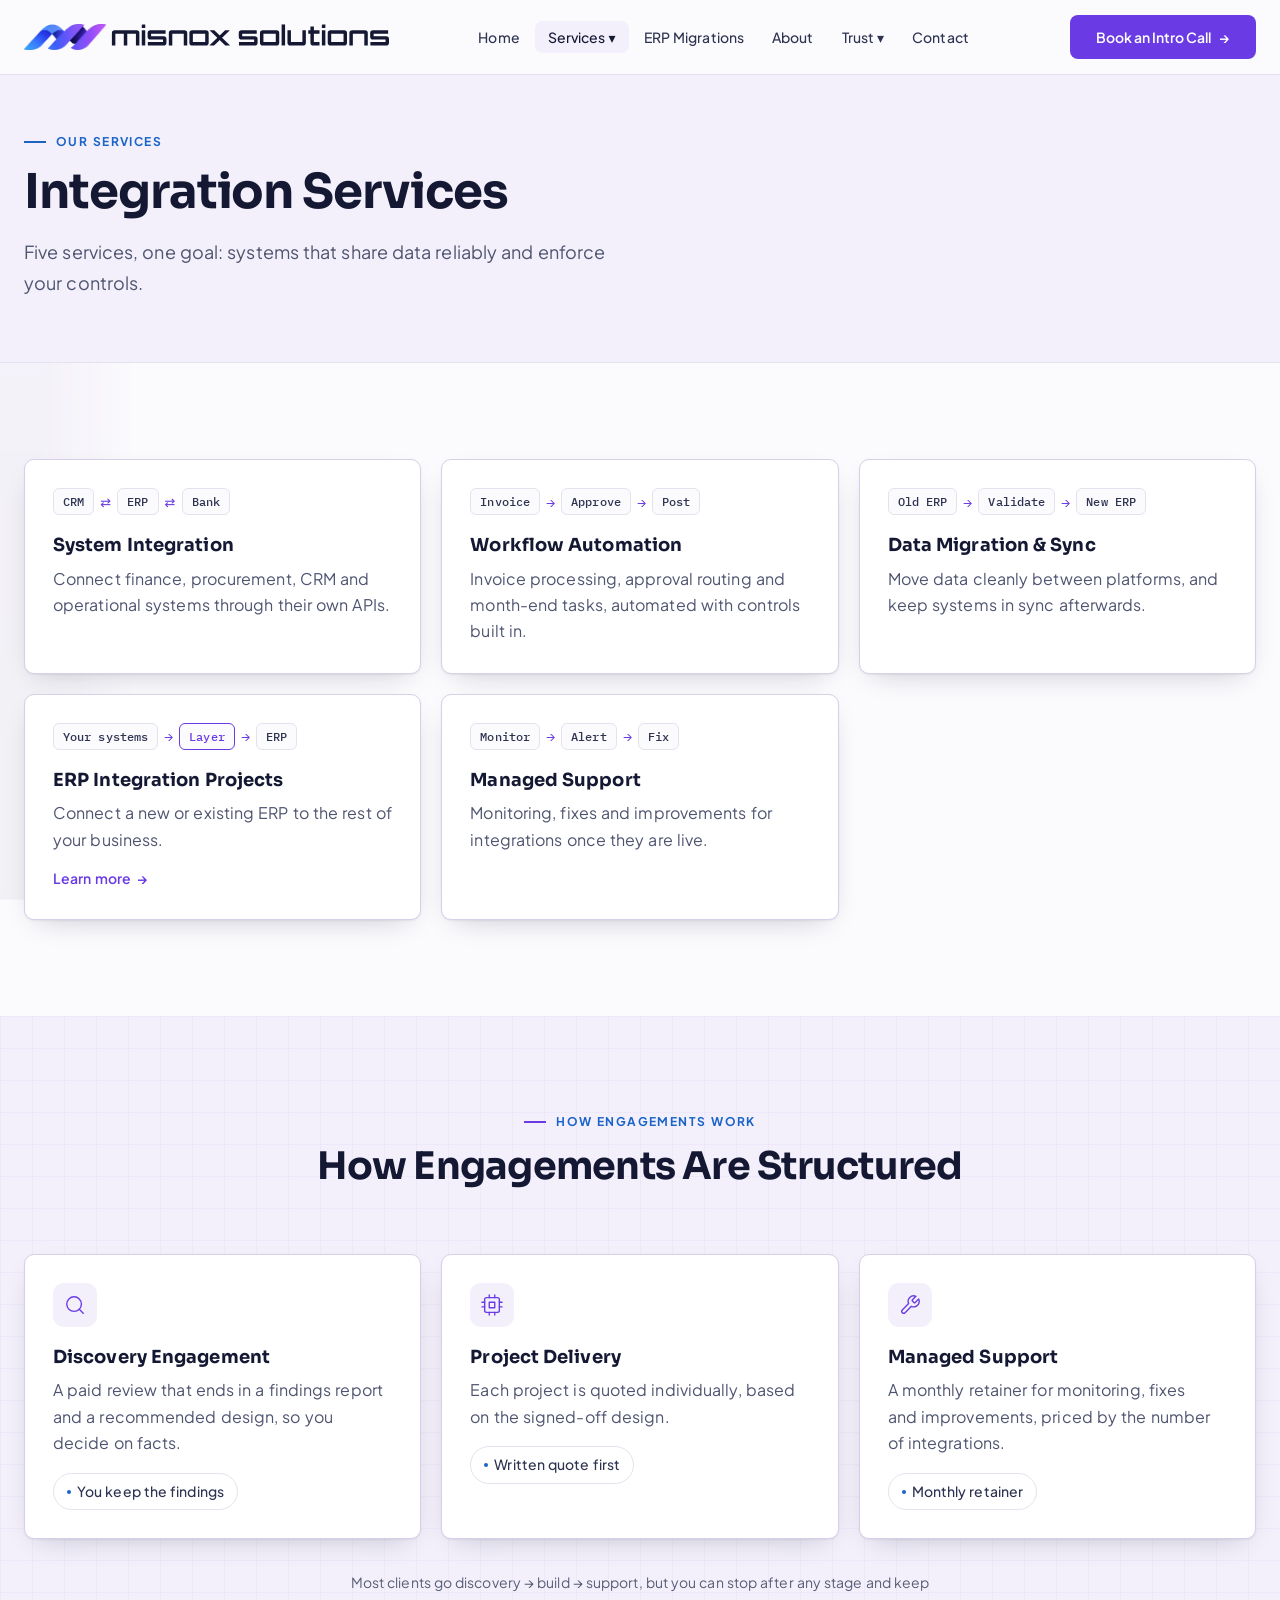
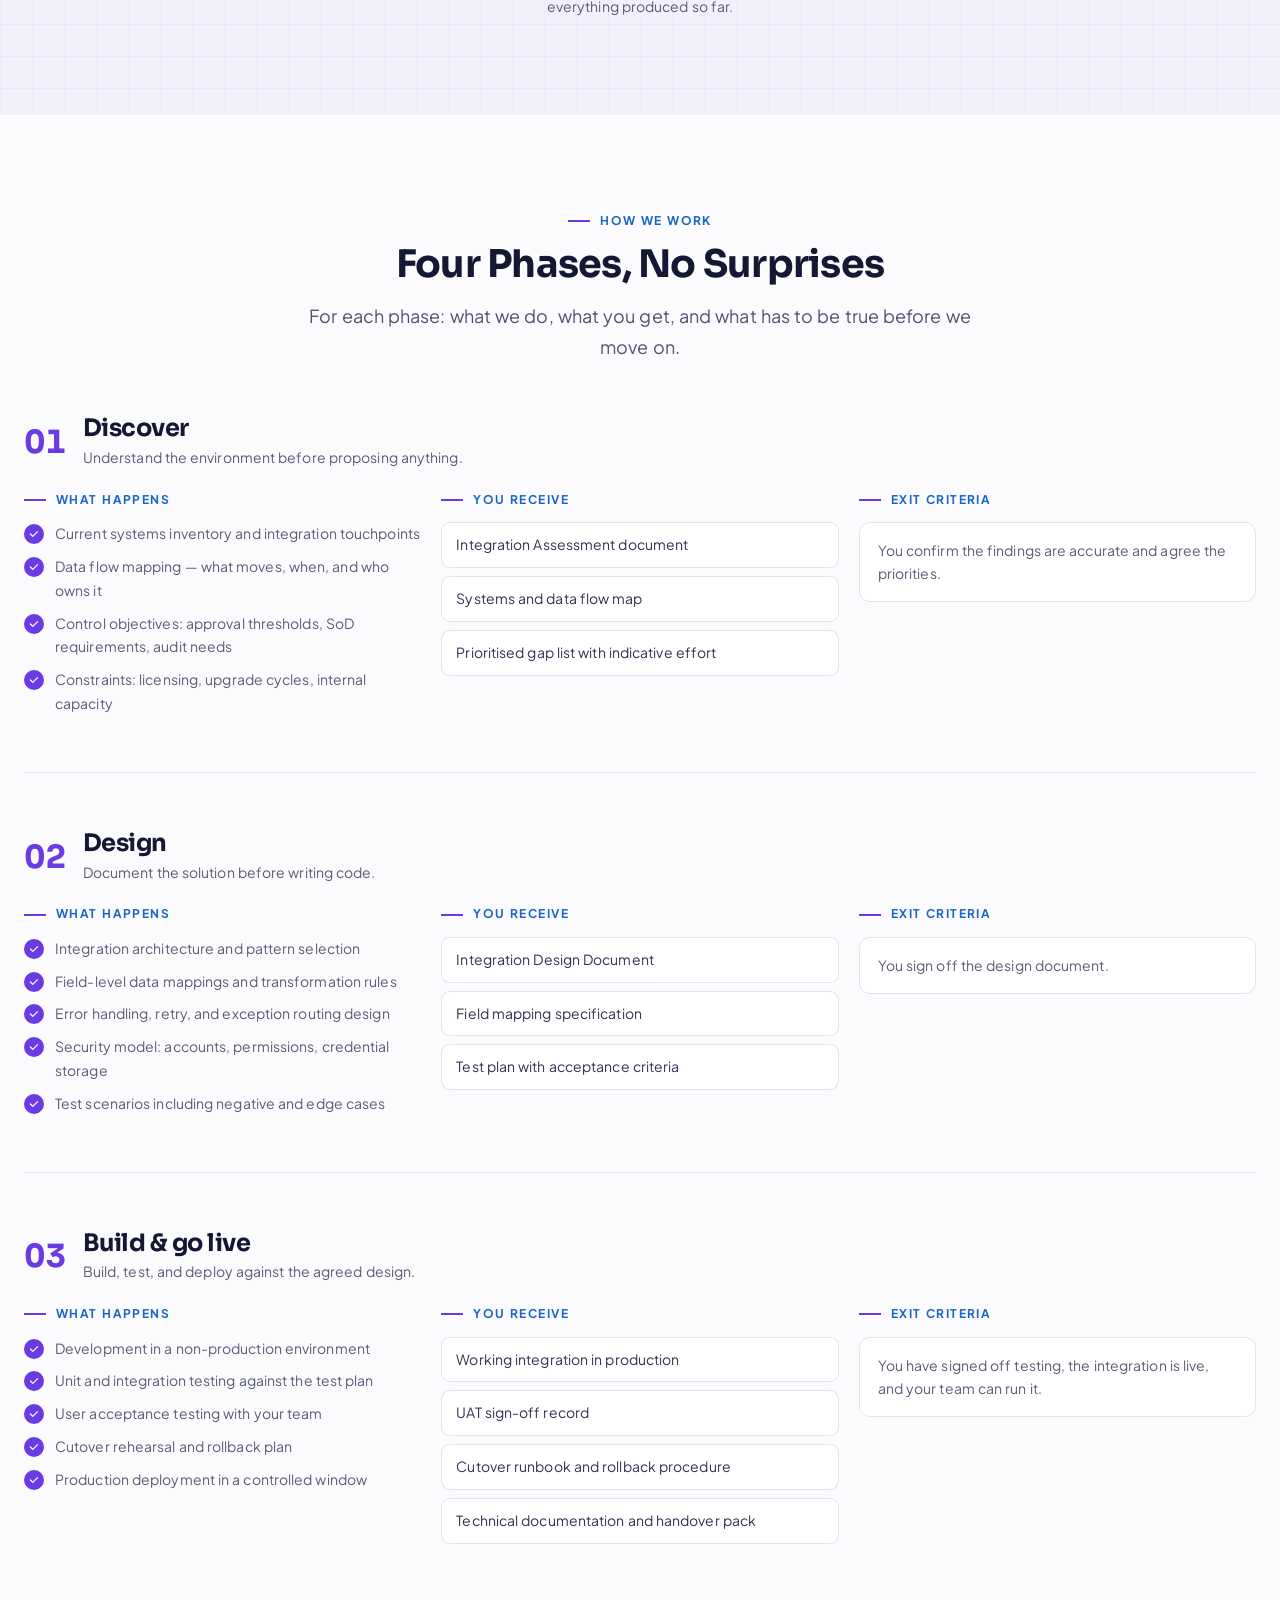
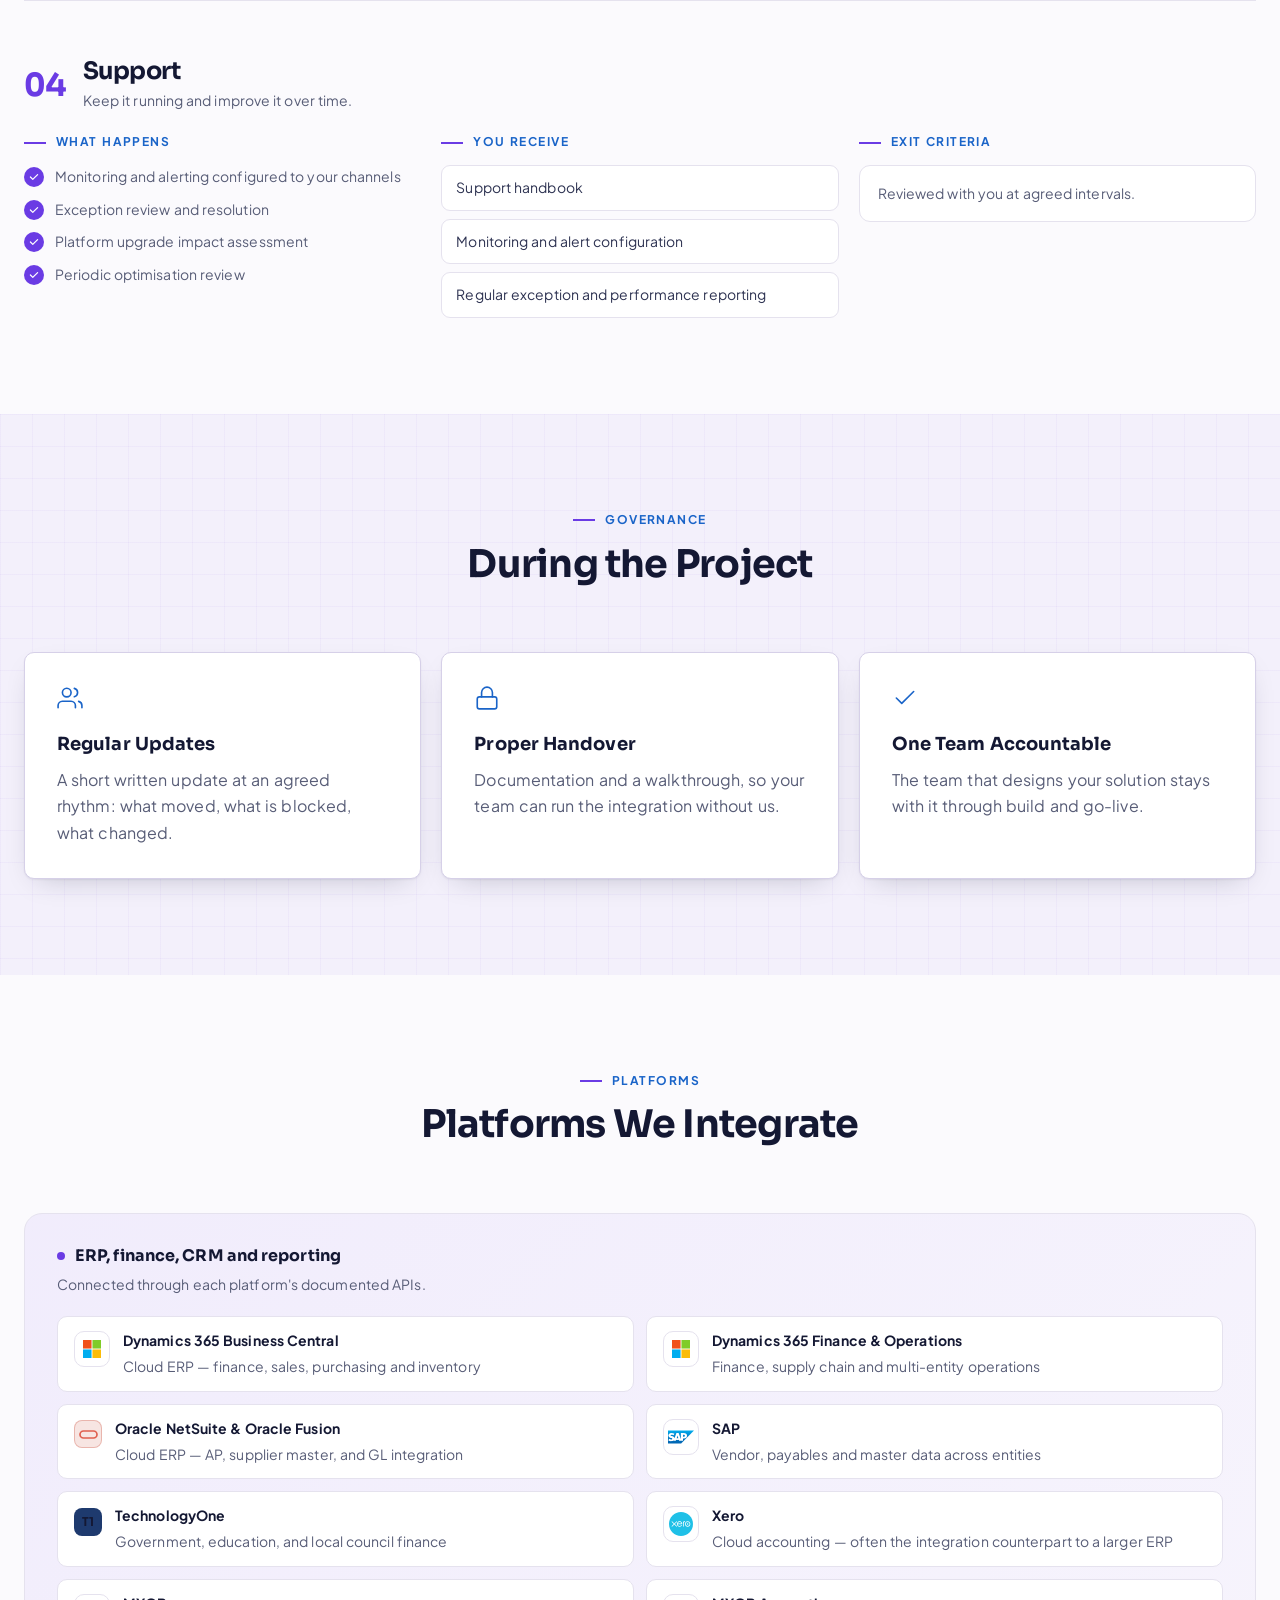
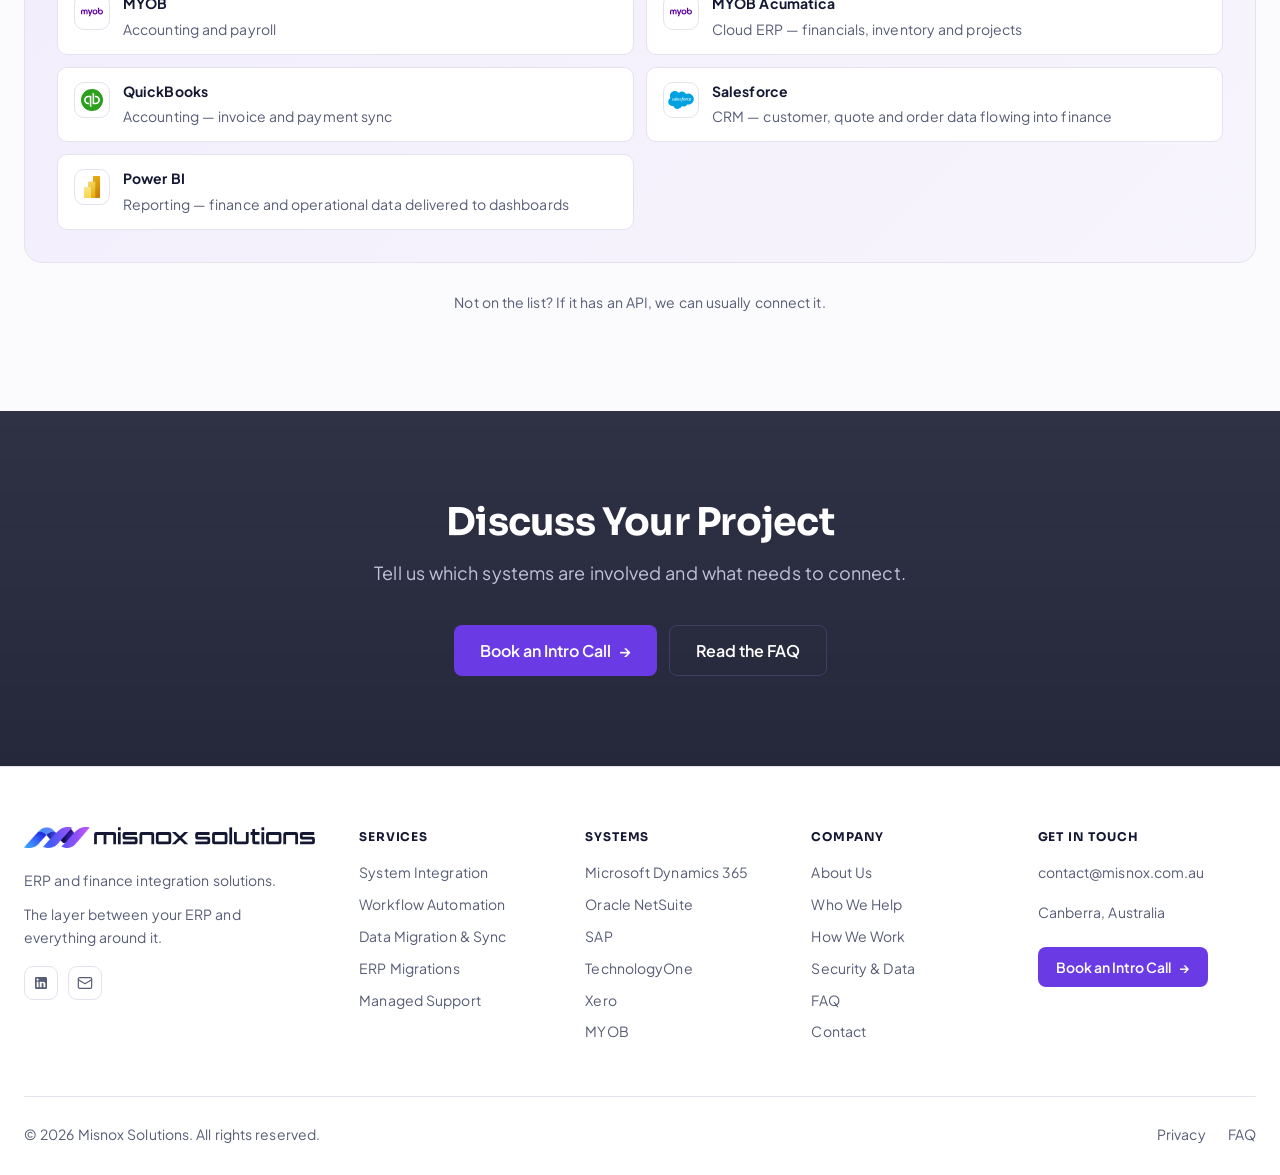
<file: delivery/index.html>
<!doctype html><html lang="en"><head><meta charset="utf-8"><meta name="robots" content="noindex"><link rel="canonical" href="https://misnox.com.au/services/"><meta http-equiv="refresh" content="0; url=/services/#how"><title>Moved | Misnox Solutions</title><script>location.replace('/services/#how')</script></head><body><p>This page has moved: <a href="/services/#how">/services/#how</a></p></body></html>
</file>
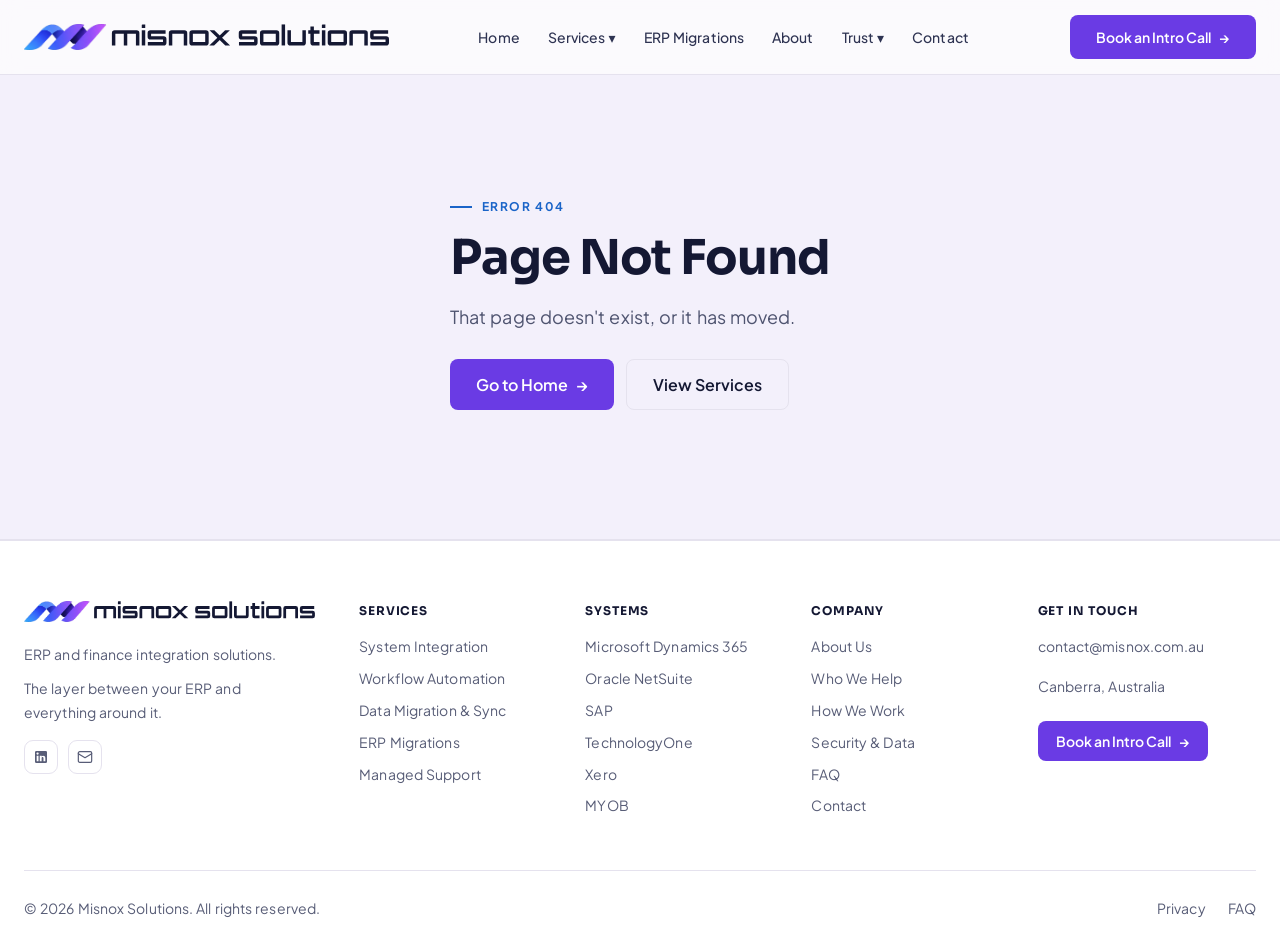
<file: erp/index.html>
<!DOCTYPE html>
<html lang="en">
<head>
<meta charset="UTF-8"/>
<meta name="viewport" content="width=device-width, initial-scale=1.0"/>
<title>ERP Migrations | Misnox Solutions</title>
<meta name="description" content="Change your ERP without breaking the business: every connection mapped, data reconciled, and a cutover with a way back."/>
<meta name="theme-color" content="#FBFAFD"/>
<link rel="apple-touch-icon" href="/brand/apple-touch-icon.png"/>
<link rel="manifest" href="/site.webmanifest"/>
<link rel="canonical" href="https://misnox.com.au/erp/"/>

<!-- Open Graph -->
<meta property="og:type" content="website"/>
<meta property="og:site_name" content="Misnox Solutions"/>
<meta property="og:title" content="ERP Migrations | Misnox Solutions"/>
<meta property="og:description" content="Change your ERP without breaking the business: every connection mapped, data reconciled, and a cutover with a way back."/>
<meta property="og:url" content="https://misnox.com.au/erp/"/>
<meta property="og:image" content="https://misnox.com.au/og-share-v2.png"/>
<meta property="og:image:width" content="1200"/>
<meta property="og:image:height" content="630"/>
<meta property="og:image:alt" content="Misnox Solutions — Your systems, connected. Your controls, enforced."/>
<meta property="og:locale" content="en_AU"/>

<!-- Twitter -->
<meta name="twitter:card" content="summary_large_image"/>
<meta name="twitter:title" content="ERP Migrations | Misnox Solutions"/>
<meta name="twitter:description" content="Change your ERP without breaking the business: every connection mapped, data reconciled, and a cutover with a way back."/>
<meta name="twitter:image" content="https://misnox.com.au/og-share-v2.png"/>

<!-- Favicon (inline SVG — no external file needed) -->
<link rel="icon" type="image/png" sizes="32x32" href="/brand/favicon-32.png"/>
<link rel="preconnect" href="https://fonts.googleapis.com"><link rel="preconnect" href="https://fonts.gstatic.com" crossorigin><link rel="stylesheet" href="https://fonts.googleapis.com/css2?family=Sora:wght@600;700;800&amp;family=Plus+Jakarta+Sans:wght@400;500;600;700&amp;family=IBM+Plex+Mono:wght@500&amp;display=swap">

<!-- Local business structured data -->
<script type="application/ld+json">
{
  "@context":"https://schema.org",
  "@type":"ProfessionalService",
  "name":"Misnox Solutions",
  "description":"ERP and finance system integration. We connect Dynamics 365, Business Central, NetSuite, Oracle, SAP, TechnologyOne, Xero, MYOB and other business platforms — with financial controls enforced in the workflow.",
  "url":"https://misnox.com.au/",
  "email":"contact@misnox.com.au",
  "address":{"@type":"PostalAddress","addressLocality":"Canberra","addressRegion":"ACT","addressCountry":"AU"},
  "sameAs":["https://linkedin.com/company/misnox-solutions"],
  "knowsAbout":["ERP integration","Microsoft Dynamics 365","Business Central","NetSuite","Oracle Fusion","SAP","TechnologyOne","Xero","MYOB","accounts payable automation","system integration","finance automation"],
  "hasOfferCatalog":{
    "@type":"OfferCatalog","name":"Integration Services",
    "itemListElement":[
      {"@type":"Offer","itemOffered":{"@type":"Service","name":"ERP Integration","description":"Connect ERP, finance, and procurement platforms with enforced financial controls."}},
      {"@type":"Offer","itemOffered":{"@type":"Service","name":"Data Migration & Sync","description":"Move data between platforms and keep systems in sync."}},
      {"@type":"Offer","itemOffered":{"@type":"Service","name":"Workflow Automation","description":"Invoice processing, approval routing and finance workflow automation."}},
      {"@type":"Offer","itemOffered":{"@type":"Service","name":"Managed Integration Support","description":"Monitoring, exception handling, and optimisation of live integrations."}}
    ]
  }
}
</script>
<style>
:root{--fs-xs:.75rem;--fs-sm:.875rem;--fs-base:1rem;--fs-lg:1.125rem;--fs-xl:1.25rem;--fs-h3:1.125rem;--fs-h2:clamp(1.75rem,3vw,2.375rem);--fs-h1:clamp(2rem,4vw,3rem);--fs-hero:clamp(2.5rem,4.6vw,3.75rem)}

:root{
  --bg:#FBFAFD;--bg2:#F3F0FB;--bg3:#FFFFFF;--surface:#FFFFFF;--ink:#141833;--ink2:#2E3352;--line:#E5E2EE;
  --accent:#6A3BE4;--accent2:#1A64C8;--teal:#6A3BE4;--brand-grad:linear-gradient(90deg,#3794FD,#7A4CF0);--btn-grad:linear-gradient(135deg,#0E8FA8,#6A3BE4);
  --green:#17784C;--navy:#141833;--navy2:#22274A;
  --muted:#585D77;--white:#fff;
  --r:18px;--r-sm:12px;--tr:0.3s cubic-bezier(0.4,0,0.2,1);
}
*{margin:0;padding:0;box-sizing:border-box}
html{scroll-behavior:smooth}

/* ── A11Y: focus + reduced motion ── */
:focus-visible{outline:2px solid var(--accent2);outline-offset:3px;border-radius:6px}
.sr-only{position:absolute;width:1px;height:1px;padding:0;margin:-1px;overflow:hidden;clip:rect(0,0,0,0);white-space:nowrap;border:0}
.skip-link{background:#6A3BE4!important;position:absolute;left:-9999px;top:0;z-index:2000;background:var(--accent);color:var(--ink);padding:12px 20px;border-radius:0 0 8px 0;font-weight:600;font-size:var(--fs-sm)}
.skip-link:focus{left:0}
@media(prefers-reduced-motion:reduce){
  *,*::before,*::after{animation-duration:0.01ms!important;animation-iteration-count:1!important;transition-duration:0.01ms!important;scroll-behavior:auto!important}
  .reveal{opacity:1!important;transform:none!important}
  .hero-content>*{opacity:1!important}
}
body{font-family:-apple-system,BlinkMacSystemFont,'Segoe UI',system-ui,sans-serif;background:var(--bg);color:var(--ink);line-height:1.65;-webkit-font-smoothing:antialiased}
a{text-decoration:none;color:inherit}

/* ── UTIL ── */
.container{max-width:80rem;margin:0 auto;padding:0 24px}
.eyebrow{font-size:var(--fs-xs);font-weight:600;letter-spacing:0.22em;text-transform:uppercase;color:var(--muted);margin-bottom:16px}
.section{padding:96px 0}.section-sm{padding:60px 0}

/* ── REVEAL ── */
.reveal{opacity:0;transform:translateY(34px) scale(0.985);transition:opacity 0.9s cubic-bezier(0.16,1,0.3,1),transform 0.9s cubic-bezier(0.16,1,0.3,1);will-change:opacity,transform}
.reveal.visible{opacity:1;transform:none;will-change:auto}
.reveal-delay-1{transition-delay:0.1s}.reveal-delay-2{transition-delay:0.2s}.reveal-delay-3{transition-delay:0.3s}

/* ── BUTTONS ── */
.btn{display:inline-flex;align-items:center;gap:8px;font-weight:600;font-size:var(--fs-base);padding:13px 26px;border-radius:var(--r-sm);border:none;cursor:pointer;transition:var(--tr);white-space:nowrap}
.btn-primary{background:var(--btn-grad);color:var(--ink);box-shadow:0 4px 20px rgba(122,76,240,0.35)}
.btn-primary:hover{background:linear-gradient(135deg,#12A0BB,#7A4CF0);transform:translateY(-1px);box-shadow:0 6px 26px rgba(122,76,240,0.45)}
.btn-ghost{background:var(--surface);color:var(--ink);border:1px solid var(--line)}
.btn-ghost:hover{background:var(--surface);border-color:var(--line)}
.btn-outline{background:transparent;color:var(--ink);border:1.5px solid var(--line)}
.btn-outline:hover{background:var(--surface);border-color:var(--line)}
.btn-dark{background:var(--navy);color:var(--ink)}
.btn-dark:hover{background:var(--navy2);transform:translateY(-2px)}
.btn-lg{padding:15px 32px;font-size:var(--fs-base);border-radius:14px}
.arrow{transition:transform var(--tr)}.btn:hover .arrow{transform:translateX(3px)}

/* ── NAV ── */
#main-nav{position:fixed;top:0;left:0;right:0;z-index:1000;transition:background var(--tr)}
#main-nav.scrolled{background:rgba(18,24,40,0.92);backdrop-filter:blur(20px);box-shadow:0 1px 0 rgba(20,24,51,0.08)}
.nav-inner{max-width:80rem;margin:0 auto;padding:0 24px;height:74px;display:flex;align-items:center;justify-content:space-between}
.nav-logo{display:flex;align-items:center;gap:12px;font-weight:800;font-size:var(--fs-lg)}
.logo-img{height:30px;width:auto;display:block}.nav-link{white-space:nowrap}@media(max-width:1280px){.nav-logo .logo-img{height:26px}}@media(max-width:1180px){.nav-logo .logo-img{height:22px}}@media(max-width:1100px){.nav-logo .logo-img{height:20px}.nav-links .nav-link{padding:7px 8px}}@media(min-width:961px) and (max-width:1040px){.nav-logo .logo-img{height:18px}.nav-links .nav-link{padding:7px 6px}}.footer-brand .logo-img{width:100%;max-width:380px;height:auto}
.logo-mark{width:50px;height:50px;flex-shrink:0;display:block}
@media(max-width:640px){.nav-cta{display:none}.nav-logo{gap:9px}.logo-mark{width:34px;height:34px}.wordmark{font-size:1rem!important}.wordmark-sub{font-size:0.5rem!important;margin-top:4px!important}}
.wordmark{display:inline-flex;flex-direction:column;line-height:1;font-family:'Unbounded',-apple-system,'Segoe UI',sans-serif;font-weight:700;font-size:1.5rem;letter-spacing:0.04em;color:var(--ink)}
.wordmark-sub{font-weight:400;font-size:0.7rem;letter-spacing:0.42em;text-transform:uppercase;color:var(--ink2);margin-top:6px}
.nav-links{display:flex;align-items:center;gap:2px;list-style:none}
.nav-link{padding:7px 13px;border-radius:8px;font-size:var(--fs-sm);font-weight:500;color:var(--ink2);transition:var(--tr);cursor:pointer}
.nav-link:hover,.nav-link.active{color:var(--ink);background:var(--surface)}
.has-dropdown{position:relative}
.dropdown{position:absolute;top:calc(100%+8px);left:50%;transform:translateX(-50%) translateY(-6px);background:#0d1929;border-radius:14px;box-shadow:0 8px 32px rgba(0,0,0,0.5);padding:6px;min-width:210px;opacity:0;pointer-events:none;transition:opacity 0.2s,transform 0.2s;border:1px solid var(--line)}
.has-dropdown:hover .dropdown{opacity:1;pointer-events:auto;transform:translateX(-50%) translateY(0)}
.dropdown a{display:block;padding:9px 14px;border-radius:9px;font-size:var(--fs-sm);color:var(--ink2);font-weight:500;transition:var(--tr)}
.dropdown a:hover{background:var(--surface);color:var(--ink)}
.mobile-toggle{display:none;background:none;border:none;cursor:pointer;color:var(--ink);padding:8px}
.mobile-menu{display:none;background:#0a1220;border-top:1px solid var(--line);padding:16px 24px}
.mobile-menu a{display:block;padding:11px 0;border-bottom:1px solid var(--line);font-size:var(--fs-base);color:var(--ink2)}

/* ════════════════════════════════
   HERO — split with flow stack
════════════════════════════════ */
.hero{min-height:100vh;display:flex;align-items:center;position:relative;overflow:hidden;background:radial-gradient(ellipse 70% 60% at 75% 30%,#182036 0%,var(--bg) 60%);padding-top:74px}
.hero-glow{position:absolute;width:640px;height:640px;border-radius:50%;background:radial-gradient(circle,rgba(122,76,240,0.13) 0%,transparent 65%);right:-140px;top:8%;pointer-events:none}
.hero-glow-2{position:absolute;width:420px;height:420px;border-radius:50%;background:radial-gradient(circle,rgba(122,76,240,0.08) 0%,transparent 65%);left:-120px;bottom:5%;pointer-events:none}

.hero-split{display:grid;grid-template-columns:1.08fr 1fr;gap:72px;align-items:center;padding:72px 0;position:relative;z-index:2}

@keyframes hFadeUp{from{opacity:0;transform:translateY(26px)}to{opacity:1;transform:translateY(0)}}
.hero-left>*{opacity:0;animation:hFadeUp 0.75s cubic-bezier(0.4,0,0.2,1) forwards}
.ha0{animation-delay:0.05s}.ha1{animation-delay:0.16s}.ha2{animation-delay:0.28s}.ha3{animation-delay:0.4s}.ha4{animation-delay:0.52s}

.hero-pill{display:inline-flex;align-items:center;gap:9px;padding:7px 16px;background:var(--surface);border:1px solid var(--line);border-radius:100px;font-size:var(--fs-xs);font-weight:700;color:var(--accent2);letter-spacing:0.12em;text-transform:uppercase;margin-bottom:30px}
.hero-pill-dot{width:6px;height:6px;border-radius:50%;background:var(--accent2)}

.hero h1{font-size:clamp(2.6rem,4.8vw,4.1rem);font-weight:800;line-height:1.08;letter-spacing:-0.032em;color:var(--ink);margin-bottom:24px}
.hero h1 .hl{position:relative;white-space:nowrap;color:var(--accent2);background:var(--brand-grad);-webkit-background-clip:text;background-clip:text;-webkit-text-fill-color:transparent}
.hero h1 .hl::after{content:'';position:absolute;left:0;right:0;bottom:4px;height:9px;background:linear-gradient(90deg,rgba(55,148,253,0.22),rgba(122,76,240,0.22));border-radius:3px;z-index:-1}

.hero-sub{font-size:var(--fs-base);color:var(--muted);max-width:480px;line-height:1.75;margin-bottom:36px}
.hero-actions{display:flex;gap:14px;flex-wrap:wrap;margin-bottom:44px}

/* ── FLOW STACK (right panel) ── */
.flow-stack{position:relative;display:flex;flex-direction:column;align-items:stretch;max-width:430px;margin-left:auto;opacity:0;animation:hFadeUp 0.85s cubic-bezier(0.4,0,0.2,1) 0.45s forwards,stackFloat 8s ease-in-out 1.6s infinite}
@keyframes stackFloat{0%,100%{transform:translateY(0)}50%{transform:translateY(-10px)}}
.fs-card{background:var(--surface);border:1px solid var(--line);border-radius:14px;padding:18px 22px;backdrop-filter:blur(12px);position:relative}
.fs-head{display:flex;align-items:center;justify-content:space-between;gap:12px}
.fs-title{font-size:var(--fs-sm);font-weight:700;color:var(--ink)}
.fs-sys{font-size:var(--fs-xs);font-weight:600;letter-spacing:0.08em;text-transform:uppercase;color:var(--muted)}
.fs-badge{font-size:var(--fs-xs);font-weight:700;padding:4px 11px;border-radius:100px;white-space:nowrap}
.fs-badge.in{background:var(--surface);color:var(--muted)}
.fs-badge.ok{background:rgba(52,211,153,0.14);color:var(--green)}
.fs-hub{border-color:rgba(122,76,240,0.45);background:linear-gradient(135deg,rgba(122,76,240,0.14),rgba(122,76,240,0.08));box-shadow:0 8px 32px rgba(122,76,240,0.15)}
.fs-hub .fs-title{display:flex;align-items:center;gap:9px}
.fs-logo{width:20px;height:20px;flex-shrink:0;display:inline-block}
.fs-checks{display:flex;flex-direction:column;gap:7px;margin-top:13px;padding-top:13px;border-top:1px solid var(--line)}
.fs-check{display:flex;align-items:center;gap:9px;font-size:var(--fs-xs);color:var(--muted)}
.fs-check::before{content:'✓';width:15px;height:15px;border-radius:50%;background:rgba(52,211,153,0.15);color:var(--green);font-size:var(--fs-xs);font-weight:800;display:inline-flex;align-items:center;justify-content:center;flex-shrink:0}
/* connectors with travelling pulse */
.fs-link{width:2px;height:34px;background:var(--surface);margin:0 auto;position:relative;overflow:visible}
.fs-pulse{position:absolute;left:50%;transform:translateX(-50%);width:7px;height:7px;border-radius:50%;background:var(--accent2);box-shadow:0 0 10px rgba(55,148,253,0.8);animation:pulseDown 2.6s ease-in-out infinite}
.fs-link-2 .fs-pulse{animation-delay:1.3s}
@keyframes pulseDown{0%{top:-4px;opacity:0}12%{opacity:1}88%{opacity:1}100%{top:calc(100% - 3px);opacity:0}}
.fs-note{text-align:center;font-size:var(--fs-xs);color:var(--muted);margin-top:16px;letter-spacing:0.05em;font-style:italic}

/* Hero promise strip *//* Hero promise strip */
.hero-promises{display:flex;gap:22px;flex-wrap:wrap}
.hp-item{display:flex;align-items:center;gap:9px;font-size:var(--fs-sm);color:var(--muted)}
.hp-item::before{content:'';width:14px;height:14px;border-radius:50%;background:var(--surface);border:1px solid rgba(55,148,253,0.4);background-image:url("data:image/svg+xml,%3Csvg xmlns='http://www.w3.org/2000/svg' viewBox='0 0 24 24' fill='none' stroke='%233794FD' stroke-width='3' stroke-linecap='round' stroke-linejoin='round'%3E%3Cpolyline points='20 6 9 17 4 12'/%3E%3C/svg%3E");background-size:8px;background-repeat:no-repeat;background-position:center;flex-shrink:0}

/* ── LEAD MAGNET / SECONDARY CTA ── */
.lead-box{display:flex;align-items:center;justify-content:space-between;gap:28px;flex-wrap:wrap;background:var(--surface);border:1px solid var(--line);border-left:3px solid var(--accent);border-radius:var(--r);padding:32px 36px}
.lead-box h3{font-size:var(--fs-lg);font-weight:700;color:var(--ink);margin-bottom:6px}
.lead-box p{font-size:var(--fs-sm);color:var(--muted);line-height:1.6;max-width:520px}

details summary::-webkit-details-marker{display:none}
details[open]{border-color:var(--line)!important}
details[open] summary span{transform:rotate(45deg)}
details summary span{transition:transform 0.25s;display:inline-block}
details summary:focus-visible{outline:2px solid var(--accent2);outline-offset:4px}

/* ── STATIC PLATFORM STRIP ── */
.platform-strip{padding:20px 0;border-bottom:1px solid var(--line);background:var(--bg)}
.platform-strip .container{display:flex;align-items:baseline;gap:24px;flex-wrap:wrap;justify-content:center}
.pstrip-label{font-size:var(--fs-xs);font-weight:600;letter-spacing:0.2em;text-transform:uppercase;color:var(--muted)}
.pstrip-items{font-size:var(--fs-sm);color:var(--muted);letter-spacing:0.02em}

/* ── BENTO GRID ── *//* ── BENTO GRID ── */
.bento{display:grid;grid-template-columns:repeat(3,1fr);gap:14px}
.bcard{background:var(--surface);border:1px solid var(--line);border-radius:var(--r);padding:32px;position:relative;overflow:hidden;transition:border-color var(--tr),background var(--tr),transform var(--tr)}
.bcard:hover{border-color:var(--line);background:var(--surface);transform:translateY(-3px)}
.bcard-wide{grid-column:span 2}
.bcard-icon{width:46px;height:46px;border-radius:12px;background:var(--surface);border:1px solid var(--line);display:flex;align-items:center;justify-content:center;margin-bottom:20px;color:var(--accent)}
.bcard h3{font-size:var(--fs-base);font-weight:700;color:var(--ink);margin-bottom:10px}
.bcard p{font-size:var(--fs-sm);color:var(--muted);line-height:1.65}
.bcard-cta{display:inline-flex;align-items:center;gap:6px;font-size:var(--fs-sm);font-weight:600;color:var(--accent);margin-top:18px;transition:gap var(--tr)}
.bcard-cta:hover{gap:10px}
/* Wide card mini visual */
.bcard-visual{position:absolute;right:-10px;bottom:-10px;opacity:0.5;pointer-events:none}

/* ── PROCESS STRIP ── */
.process-strip{display:grid;grid-template-columns:repeat(4,1fr);gap:0;position:relative}
.process-strip::before{content:'';position:absolute;top:15px;left:8%;right:8%;height:1px;background:var(--surface)}
.ps-item{display:flex;flex-direction:column;align-items:center;text-align:center;padding:0 16px;position:relative}
.ps-num{font-size:2rem;font-weight:200;color:var(--accent2);line-height:1;margin-bottom:18px;font-variant-numeric:tabular-nums}
.ps-item h3{font-size:var(--fs-base);font-weight:700;color:var(--ink);margin-bottom:8px}
.ps-item p{font-size:var(--fs-sm);color:var(--muted);line-height:1.6}

/* ── SECTION STYLES ── */
h2.st{font-size:clamp(1.8rem,3.4vw,2.6rem);font-weight:700;color:var(--ink);letter-spacing:-0.028em;line-height:1.14;margin-bottom:14px}
.sd{font-size:var(--fs-base);color:var(--muted);max-width:560px;line-height:1.7}
.sh{margin-bottom:52px}.sh.c{text-align:center;display:flex;flex-direction:column;align-items:center}
.sh.c::before{content:'';width:34px;height:3px;border-radius:2px;background:linear-gradient(90deg,var(--accent),var(--teal));margin-bottom:18px}
.sh.c .sd{text-align:center}

/* ── PLATFORM BADGES ── */
.pf-badge{width:36px;height:36px;border-radius:10px;display:inline-flex;align-items:center;justify-content:center;background:var(--surface);border:1px solid var(--line);flex-shrink:0}
.pf-badge svg{display:block}
.pf-badge-txt{font-weight:800;color:var(--ink);letter-spacing:0.02em;line-height:1}
.pf-badge-sm{width:28px;height:28px;border-radius:8px}
.pf-grid{display:grid;grid-template-columns:repeat(2,minmax(0,1fr));gap:12px}
@media(max-width:768px){.pf-grid{grid-template-columns:1fr}}
.pf-pair{display:inline-flex;gap:6px;flex-shrink:0}
.pf-head{display:flex;align-items:center;gap:13px;margin-bottom:12px}
.pf-head h3{margin-bottom:0!important}

/* ── CHECKLIST ── */
.ck-grid{display:grid;grid-template-columns:1fr 1fr;gap:0 56px;border-top:1px solid var(--line)}
.ck-item{display:flex;align-items:flex-start;gap:14px;padding:18px 0;background:transparent;border:none;border-bottom:1px solid var(--line);border-radius:0;transition:padding-left 0.25s ease}
.ck-item:hover{padding-left:8px}
.ck-icon{width:20px;height:20px;border-radius:6px;background:transparent;border:1px solid rgba(55,148,253,0.45);display:flex;align-items:center;justify-content:center;flex-shrink:0;margin-top:2px}
.ck-icon svg{width:10px;height:10px;stroke:var(--accent2);stroke-width:2.2;fill:none;stroke-linecap:round;stroke-linejoin:round}
.ck-item strong{display:block;font-size:var(--fs-sm);font-weight:700;color:var(--ink);margin-bottom:2px}
.ck-item span{font-size:var(--fs-xs);color:var(--muted);line-height:1.5}

/* ── WHY 3-UP ── */
.why-grid{display:grid;grid-template-columns:repeat(3,1fr);gap:14px}
.why-card{background:var(--surface);border:1px solid var(--line);border-radius:var(--r);padding:32px;transition:var(--tr)}
.why-card:hover{border-color:var(--line);background:var(--surface)}
.why-card h3{font-size:var(--fs-base);font-weight:700;color:var(--ink);margin-bottom:10px;margin-top:18px}
.why-card p{font-size:var(--fs-sm);color:var(--muted);line-height:1.65}

/* ── CTA BAND ── */
.cta-band{padding:90px 0;position:relative;overflow:hidden;background:linear-gradient(135deg,#1a2140 0%,#232a52 100%);border-top:1px solid var(--line)}
.cta-band::before{content:'';position:absolute;inset:0;background-image:radial-gradient(rgba(55,148,253,0.14) 1px,transparent 1px);background-size:26px 26px;mask-image:radial-gradient(ellipse 70% 80% at 50% 50%,black 0%,transparent 100%);pointer-events:none}
.cta-band::after{content:none}
.cta-inner{position:relative;z-index:1;text-align:center;max-width:600px;margin:0 auto}
.cta-inner h2{font-size:clamp(1.75rem,3vw,2.5rem);font-weight:800;color:var(--ink);letter-spacing:-0.02em;margin-bottom:14px}
.cta-inner p{font-size:var(--fs-lg);color:var(--muted);margin-bottom:36px;line-height:1.7}
.cta-btns{display:flex;gap:12px;justify-content:center;flex-wrap:wrap}

/* ── GLASS CARD (dark sections) ── */
.glass-card{background:var(--surface);border:1px solid var(--line);border-radius:var(--r);padding:32px;transition:var(--tr)}
.glass-card:hover{background:var(--surface);border-color:var(--line);transform:translateY(-4px)}
.glass-card h3{font-size:var(--fs-base);font-weight:700;color:var(--ink);margin-bottom:10px}
.glass-card p{font-size:var(--fs-sm);color:var(--muted);line-height:1.65}

/* ── GRID UTILS ── */
.grid-3{display:grid;grid-template-columns:repeat(3,1fr);gap:20px}
.grid-2{display:grid;grid-template-columns:repeat(2,1fr);gap:20px}
.split{display:grid;grid-template-columns:1fr 1fr;gap:64px;align-items:center}
.split.r{direction:rtl}.split.r>*{direction:ltr}

/* ── MISC ── */
.chips{display:flex;flex-wrap:wrap;gap:8px;margin-top:20px}
.chip{display:inline-flex;align-items:center;gap:6px;padding:6px 13px;border-radius:100px;background:var(--surface);border:1px solid var(--line);font-size:var(--fs-xs);font-weight:500;color:var(--ink2)}
.chip::before{content:'';width:4px;height:4px;border-radius:50%;background:var(--accent2);flex-shrink:0}
.feature-list{list-style:none;display:flex;flex-direction:column;gap:11px}
.feature-list li{display:flex;align-items:flex-start;gap:11px;font-size:var(--fs-base);color:var(--muted)}
.feature-list li::before{content:'';width:20px;height:20px;border-radius:50%;background:var(--accent);flex-shrink:0;margin-top:2px;background-image:url("data:image/svg+xml,%3Csvg xmlns='http://www.w3.org/2000/svg' viewBox='0 0 20 20' fill='white'%3E%3Cpath fill-rule='evenodd' d='M16.707 5.293a1 1 0 010 1.414l-8 8a1 1 0 01-1.414 0l-4-4a1 1 0 011.414-1.414L8 12.586l7.293-7.293a1 1 0 011.414 0z' clip-rule='evenodd'/%3E%3C/svg%3E");background-size:12px;background-repeat:no-repeat;background-position:center}
.steps{display:flex;flex-direction:column;gap:0}
.step{display:flex;gap:20px;position:relative;padding-bottom:28px}
.step:last-child{padding-bottom:0}
.step:not(:last-child)::after{content:'';position:absolute;left:18px;top:44px;bottom:4px;width:1px;background:var(--surface)}
.step-num{width:38px;height:38px;border-radius:10px;background:var(--surface);border:1px solid var(--line);color:var(--ink2);font-weight:700;font-size:var(--fs-sm);display:flex;align-items:center;justify-content:center;flex-shrink:0}
.step-body h3{font-size:var(--fs-base);font-weight:700;color:var(--ink);margin-bottom:4px}
.step-body p{font-size:var(--fs-sm);color:var(--muted);line-height:1.6}
.platform-tags{display:flex;flex-wrap:wrap;gap:10px}
.platform-tag{padding:7px 17px;background:var(--surface);border:1px solid var(--line);border-radius:100px;font-size:var(--fs-xs);font-weight:600;color:var(--muted);transition:var(--tr)}
.platform-tag:hover{border-color:var(--accent);color:var(--accent)}
.num-card{background:var(--surface);border:1px solid var(--line);border-radius:var(--r);padding:28px}
.num-card:hover{border-color:var(--line);transform:translateY(-3px)}
.num-card{transition:var(--tr)}
.num-card .num{font-size:var(--fs-xs);font-weight:800;letter-spacing:0.08em;color:var(--accent);margin-bottom:8px;text-transform:uppercase}
.num-card h3{font-size:var(--fs-base);font-weight:700;color:var(--ink);margin-bottom:6px}
.num-card p{font-size:var(--fs-sm);color:var(--muted);line-height:1.65}
.card{background:var(--surface);border:1px solid var(--line);border-radius:var(--r);padding:28px;transition:var(--tr)}
.card:hover{border-color:var(--line);transform:translateY(-3px)}
.card h3{font-size:var(--fs-base);font-weight:700;color:var(--ink);margin-bottom:8px}
.card p{font-size:var(--fs-sm);color:var(--muted);line-height:1.65}
.card-link{display:inline-flex;align-items:center;gap:6px;font-size:var(--fs-sm);font-weight:600;color:var(--accent);margin-top:14px;transition:gap var(--tr)}
.card-link:hover{gap:10px}
.card-icon{width:44px;height:44px;border-radius:11px;background:var(--surface);border:1px solid var(--line);display:flex;align-items:center;justify-content:center;margin-bottom:18px;color:var(--accent)}
.outcome-card{border-radius:var(--r);border:1px solid var(--line);padding:26px;background:var(--surface);transition:var(--tr)}
.outcome-card:hover{border-color:var(--line);transform:translateY(-3px)}
.outcome-card h3{font-size:var(--fs-base);font-weight:700;color:var(--ink);margin-bottom:7px}
.outcome-card p{font-size:var(--fs-sm);color:var(--muted);line-height:1.65}

/* ── PAGE HERO ── */
.page-hero{padding:140px 0 72px;background:var(--navy);position:relative;overflow:hidden}
.page-hero::before{content:'';position:absolute;width:600px;height:600px;border-radius:50%;background:radial-gradient(circle,rgba(122,76,240,0.08) 0%,transparent 65%);right:-100px;top:-100px;pointer-events:none}
.page-hero-content{position:relative;z-index:1;max-width:680px}
.page-hero .eyebrow{color:var(--accent2)}
.page-hero h1{font-size:clamp(1.9rem,4vw,3rem);font-weight:800;color:var(--ink);letter-spacing:-0.03em;line-height:1.1;margin-bottom:18px}
.page-hero p{font-size:var(--fs-lg);color:var(--muted);line-height:1.7;max-width:560px}
.section-dark{background:var(--navy);color:var(--ink)}
.section-alt{background:var(--bg2)}
label{display:block;font-size:var(--fs-sm);font-weight:600;color:var(--ink2);margin-bottom:7px}
input,select,textarea{width:100%;padding:12px 15px;border:1px solid var(--line);border-radius:10px;font-size:var(--fs-base);font-family:inherit;color:var(--ink);background:var(--surface);transition:border-color var(--tr),background var(--tr),box-shadow var(--tr);outline:none}
input::placeholder,textarea::placeholder{color:var(--muted)}
input:hover,select:hover,textarea:hover{border-color:var(--line);background:var(--surface)}
input:focus,select:focus,textarea:focus{border-color:var(--accent);background:var(--surface);box-shadow:0 0 0 3px rgba(122,76,240,0.14)}
select{appearance:none;-webkit-appearance:none;background-image:url("data:image/svg+xml,%3Csvg xmlns='http://www.w3.org/2000/svg' viewBox='0 0 24 24' fill='none' stroke='%233794FD' stroke-width='2' stroke-linecap='round'%3E%3Cpolyline points='6 9 12 15 18 9'/%3E%3C/svg%3E");background-repeat:no-repeat;background-position:right 14px center;background-size:16px;padding-right:40px;cursor:pointer}
select option{background:#0d1929;color:var(--ink)}
.form-note{font-size:var(--fs-xs);color:var(--muted);margin-top:14px;line-height:1.6}
textarea{resize:vertical;min-height:130px}
.form-grid{display:grid;grid-template-columns:1fr 1fr;gap:16px}
.form-full{grid-column:1/-1}
.contact-info-card{background:var(--navy);border-radius:var(--r);padding:36px;height:100%}
.contact-info-card h3{font-size:var(--fs-lg);font-weight:700;color:var(--ink);margin-bottom:22px}
.contact-item{display:flex;gap:14px;margin-bottom:20px}
.contact-item-icon{width:36px;height:36px;background:var(--surface);border-radius:9px;display:flex;align-items:center;justify-content:center;flex-shrink:0}
.contact-item-text p:first-child{font-size:var(--fs-xs);color:var(--muted);font-weight:500;margin-bottom:2px}
.contact-item-text a,.contact-item-text p:last-child{font-size:var(--fs-base);color:var(--ink2);font-weight:500}
.expect-list{margin-top:26px;padding-top:26px;border-top:1px solid var(--line)}
.expect-list h4{font-size:var(--fs-sm);font-weight:700;color:var(--muted);letter-spacing:0.06em;text-transform:uppercase;margin-bottom:12px}
.expect-item{display:flex;gap:10px;margin-bottom:9px;font-size:var(--fs-sm);color:var(--ink2)}
.expect-item::before{content:'✓';color:var(--accent2);font-weight:700;flex-shrink:0}

/* ── FOOTER ── */
footer{background:#0d1220;color:var(--muted);padding:60px 0 28px}
.footer-grid{display:grid;grid-template-columns:2fr 1fr 1fr 1.5fr;gap:44px;margin-bottom:44px}
.footer-brand p{font-size:var(--fs-sm);line-height:1.7;max-width:270px;margin-top:14px}
.footer-col h4{font-size:var(--fs-xs);font-weight:700;color:var(--muted);letter-spacing:0.07em;text-transform:uppercase;margin-bottom:14px}
.footer-col a{display:block;font-size:var(--fs-sm);margin-bottom:8px;color:var(--muted);transition:color var(--tr)}
.footer-col a:hover{color:var(--accent2)}
.footer-contact-item{display:flex;align-items:center;gap:7px;margin-bottom:8px;font-size:var(--fs-sm)}
.footer-bottom{border-top:1px solid var(--line);padding-top:26px;display:flex;justify-content:space-between;align-items:center;flex-wrap:wrap;gap:12px;font-size:var(--fs-xs)}
.footer-bottom-links{display:flex;gap:22px}
.footer-bottom-links a{color:var(--muted);transition:color var(--tr)}
.footer-bottom-links a:hover{color:var(--muted)}

/* ── RESPONSIVE ── */
@media(max-width:1024px){.hero-split{grid-template-columns:1fr;gap:52px}.flow-stack{margin:0 auto}.bento{grid-template-columns:repeat(2,1fr)}.bcard-wide{grid-column:span 2}.why-grid{grid-template-columns:repeat(2,1fr)}.process-strip{grid-template-columns:repeat(2,1fr);gap:32px}.process-strip::before{display:none}.footer-grid{grid-template-columns:1fr 1fr;gap:28px}.split{grid-template-columns:1fr;gap:40px}.split.r{direction:ltr}.grid-3{grid-template-columns:repeat(2,1fr)}}
@media(max-width:768px){
  .section{padding:56px 0}.section-sm{padding:44px 0}
  .container{padding:0 20px}
  .hero h1{font-size:2.2rem}
  .hero-sub{font-size:var(--fs-base)}
  .hero-split{grid-template-columns:1fr;gap:48px;padding:56px 0}
  .flow-stack{margin:0 auto;max-width:400px}
  .hero-promises{gap:12px 20px}
  .nav-links,.nav-cta{display:none}.mobile-toggle{display:flex}
  .bento{grid-template-columns:1fr}.bcard-wide{grid-column:span 1}
  .why-grid{grid-template-columns:1fr}
  .grid-3,.grid-2{grid-template-columns:1fr}
  .form-grid{grid-template-columns:1fr}
  .footer-grid{grid-template-columns:1fr 1fr}
  .ck-grid{grid-template-columns:1fr;gap:0}
  .process-strip{grid-template-columns:1fr;gap:36px}
  .lead-box{flex-direction:column;align-items:flex-start;padding:26px}
  .hero-actions{flex-direction:column;width:100%;max-width:340px}
  .hero-actions .btn{width:100%;justify-content:center}
  .sh{margin-bottom:38px}
  h2.st{font-size:1.65rem}
  .page-hero{padding:120px 0 56px}
  .cta-band{padding:64px 0}
  .platform-strip .container{gap:12px}
  .pstrip-items{font-size:var(--fs-xs);line-height:1.9}
}
@media(max-width:560px){
  .hero-promises{flex-direction:column;gap:10px}
  .fs-card{padding:15px 17px}
}
@media(max-width:480px){.footer-grid{grid-template-columns:1fr}.hero h1{font-size:2rem}.container{padding:0 16px}.btn-lg{padding:14px 24px;font-size:var(--fs-sm)}.card,.bcard,.why-card{padding:22px}}

/* ── Look & feel refresh (Nov 2026) ── */
h1,h2,h3,h4,.st{font-family:'Sora',-apple-system,BlinkMacSystemFont,'Segoe UI',system-ui,sans-serif}
h1,.st,.page-hero h1{letter-spacing:-0.022em}
/* lifted navy band to break the dark */
.section-light{background:linear-gradient(180deg,#1C2543 0%,#212B4D 100%);border-top:1px solid rgba(122,76,240,0.18);border-bottom:1px solid rgba(122,76,240,0.18);position:relative}
.section-light::before{content:'';position:absolute;inset:0;background:radial-gradient(ellipse 60% 50% at 50% 0%,rgba(55,148,253,0.08),transparent 70%);pointer-events:none}
.section-light .container{position:relative}
.section-light .why-card{background:var(--surface);border:1px solid var(--line)}
.section-light .why-card:hover{border-color:rgba(122,76,240,0.45);box-shadow:0 8px 28px rgba(0,0,0,0.25)}
.section-light .sd,.section-light .why-card p{color:var(--muted)}
/* integration hub diagram */
.hub{display:grid;grid-template-columns:1fr 70px minmax(220px,260px) 70px 1fr;align-items:center;gap:0;margin-top:8px}
.hub-col{display:flex;flex-direction:column;gap:10px}
.hub-label{font-size:var(--fs-xs);font-weight:700;letter-spacing:0.16em;text-transform:uppercase;color:var(--muted);margin-bottom:4px}
.hub-node{display:flex;align-items:center;gap:12px;padding:10px 14px;background:var(--surface);border:1px solid var(--line);border-radius:12px;font-size:var(--fs-sm);color:var(--ink2);font-weight:600}
.hub-node .ic{color:var(--accent2);display:inline-flex}
.hub-wire{height:2px;background:linear-gradient(90deg,rgba(55,148,253,0.15),rgba(122,76,240,0.55),rgba(55,148,253,0.15));position:relative;overflow:hidden}
.hub-wire::after{content:'';position:absolute;top:-2px;left:-20%;width:20%;height:6px;border-radius:3px;background:#3794FD;box-shadow:0 0 10px #3794FD;animation:wire 2.6s linear infinite}
.hub-wire.rev::after{animation-direction:reverse}
@keyframes wire{to{left:110%}}
.hub-core{text-align:center;padding:30px 22px;border-radius:22px;background:radial-gradient(circle at 50% 30%,rgba(122,76,240,0.22),rgba(55,148,253,0.06) 70%);border:1px solid rgba(122,76,240,0.4);box-shadow:0 0 60px rgba(122,76,240,0.18)}
.hub-core svg{width:64px;height:64px;display:block;margin:0 auto 14px}
.hub-core strong{display:block;font-family:'Sora',sans-serif;font-size:var(--fs-base);color:var(--ink);margin-bottom:6px}
.hub-core small{display:block;font-size:var(--fs-xs);color:var(--muted);line-height:1.6}
@media(max-width:900px){.hub{grid-template-columns:1fr;gap:14px}.hub-wire{height:28px;width:2px;margin:0 auto;background:linear-gradient(180deg,rgba(55,148,253,0.15),rgba(122,76,240,0.55),rgba(55,148,253,0.15))}.hub-wire::after{display:none}}
@media(prefers-reduced-motion:reduce){.hub-wire::after{animation:none;display:none}}
/* plain list instead of card grid */
.plist{display:grid;grid-template-columns:repeat(2,minmax(0,1fr));gap:0 48px;max-width:980px;margin:0 auto}
.plist-item{display:flex;gap:18px;padding:24px 0;border-top:1px solid var(--line)}
.plist-num{font-family:'Sora',sans-serif;font-size:var(--fs-sm);font-weight:700;color:var(--accent2);min-width:26px;padding-top:2px}
.plist-item h3{font-size:var(--fs-base);color:var(--ink);margin-bottom:6px}
.plist-item p{font-size:var(--fs-sm);color:var(--muted);line-height:1.65}
@media(max-width:768px){.plist{grid-template-columns:1fr}}
/* commitments as a quiet row */
.qrow{display:grid;grid-template-columns:repeat(4,minmax(0,1fr));gap:32px}
.qrow-item .card-icon{margin-bottom:16px}
.qrow-item h3{font-size:var(--fs-base);color:var(--ink);margin-bottom:8px}
.qrow-item p{font-size:var(--fs-sm);color:var(--muted);line-height:1.65}
@media(max-width:900px){.qrow{grid-template-columns:repeat(2,minmax(0,1fr))}}
@media(max-width:560px){.qrow{grid-template-columns:1fr}}

/* ── Light redesign (Nov 2026): calm light base, navy ink, logo violet for the main action only ── */
body{font-family:'Plus Jakarta Sans',-apple-system,'Segoe UI',system-ui,sans-serif;background:var(--bg);color:var(--ink)}
.reveal,.hero-left>*,.flow-stack{opacity:1!important;transform:none!important;animation:none!important;transition:none!important}
.hero-glow,.hero-glow-2,.page-hero::before,.cta-band::before,.section-light::before{display:none!important}
.eyebrow{color:var(--accent2);font-family:'IBM Plex Mono',ui-monospace,monospace;font-weight:500;letter-spacing:.04em;text-transform:none;font-size:var(--fs-xs)}
.btn{border-radius:8px}
.btn-lg{border-radius:8px;padding:14px 26px}
.btn-primary,.btn-primary:hover{background:var(--accent);color:#fff;box-shadow:none;transform:none}
.btn-primary:hover{background:#4E25C2}
.btn-ghost,.btn-outline{background:transparent;color:var(--ink);border:1px solid var(--line)}
.btn-ghost:hover,.btn-outline:hover{background:transparent;border-color:var(--ink)}
:focus-visible{outline-color:var(--accent)}
#main-nav{background:rgba(251,250,253,.94);backdrop-filter:blur(10px);border-bottom:1px solid var(--line)}
#main-nav.scrolled{background:rgba(251,250,253,.97);box-shadow:none}
.wordmark{color:var(--ink)}.wordmark-sub{color:var(--muted)}
.nav-link{color:var(--ink2)}.nav-link:hover,.nav-link.active{color:var(--ink);background:var(--bg2)}
.dropdown{background:var(--surface);border:1px solid var(--line);box-shadow:0 12px 32px -12px rgba(20,24,51,.25)}
.dropdown a{color:var(--ink2)}.dropdown a:hover{background:var(--bg2);color:var(--ink)}
.mobile-toggle{color:var(--ink)}
.mobile-menu{background:var(--surface);border-top:1px solid var(--line)}
.mobile-menu a{color:var(--ink2);border-bottom-color:var(--line)}
h2.st{color:var(--ink)}.sd{color:var(--muted)}
.sh.c::before{display:none}
.section-alt{background:var(--bg2)}
.section-light{background:var(--bg2);border:0}
.section-light .why-card{background:var(--surface);border:1px solid var(--line)}
.section-light .sd,.section-light .why-card p{color:var(--muted)}
.bcard,.why-card,.card,.num-card,.outcome-card,.glass-card{background:var(--surface);border:1px solid var(--line);border-radius:10px}
.bcard:hover,.why-card:hover,.card:hover,.num-card:hover,.outcome-card:hover,.glass-card:hover{transform:none;background:var(--surface);border-color:#CFC8E6;box-shadow:none}
.glass-card h3{color:var(--ink)}.glass-card p{color:var(--muted)}
.bcard-icon,.card-icon{background:var(--bg2);border:0;color:var(--accent)}
.chip,.platform-tag{background:var(--surface);border:1px solid var(--line);color:var(--ink2)}
.chip::before{background:var(--accent2)}
.ps-num{color:var(--accent);font-weight:500;font-family:'IBM Plex Mono',monospace}
.step-num{background:var(--surface);border:1px solid var(--line);color:var(--ink)}
.page-hero{background:var(--bg2);border-bottom:1px solid var(--line);padding:132px 0 64px}
.page-hero .eyebrow{color:var(--accent2)}
.page-hero h1{color:var(--ink)}.page-hero p{color:var(--muted)}
.section-dark{background:var(--bg2);color:var(--ink)}
.cta-band{background:var(--navy);border:0}
.cta-inner h2{color:#fff}.cta-inner p{color:#BFC3DA}
.cta-band .btn-ghost,.cta-band .btn-outline{color:#fff;border-color:#3B4066}
.cta-band .btn-ghost:hover,.cta-band .btn-outline:hover{border-color:#fff}
.contact-info-card{background:var(--surface);border:1px solid var(--line)}
.contact-info-card h3{color:var(--ink)}
.contact-item-icon{background:var(--bg2)}
.expect-item::before{color:var(--green)}
label{color:var(--ink2)}
input,select,textarea{color:var(--ink);background:var(--surface);border:1px solid #D6D2E2}
input:hover,select:hover,textarea:hover{background:var(--surface);border-color:#B9B3CF}
input:focus,select:focus,textarea:focus{background:var(--surface);box-shadow:0 0 0 3px rgba(106,59,228,.14)}
input::placeholder,textarea::placeholder{color:#9A9DB2}
select option{background:#fff;color:var(--ink)}
footer{background:var(--surface);color:var(--muted);border-top:1px solid var(--line)}
.footer-col h4{color:var(--ink)}.footer-col a,.footer-bottom-links a{color:var(--muted)}
.footer-col a:hover,.footer-bottom-links a:hover{color:var(--accent)}
.pf-badge{background:var(--surface);border:1px solid var(--line)}
.hub-node{background:var(--surface);border:1px solid var(--line);color:var(--ink)}
.hub-wire{background:#CFC8E6}.hub-wire::after{display:none}
.hub-core{background:var(--surface);border:1.5px solid var(--accent);box-shadow:none}
.hub-core strong{color:var(--ink)}.hub-core small{color:var(--muted)}
.plist-num{display:none}
.plist-item{border-top-color:var(--line)}
details{background:var(--surface)!important;border-color:var(--line)!important}
/* home: hero, health check, flow, explorer */
.hero{min-height:0;background:var(--bg);padding-top:74px;display:block}
.hero-split{padding:72px 0 64px;gap:56px}
.hero h1{color:var(--ink);font-weight:700}
.hero h1 em{font-style:normal;color:var(--accent)}
.hero-sub{color:var(--muted);font-size:var(--fs-lg)}
.hp-item{color:var(--muted)}
.hp-item::before{content:'✓';background:none;border:0;color:var(--green);font-weight:700;width:auto;height:auto}
.hc{background:var(--surface);border:1px solid var(--line);border-radius:12px;box-shadow:0 18px 40px -24px rgba(20,24,51,.25);overflow:hidden}
.hc-head{display:flex;justify-content:space-between;align-items:center;padding:18px 22px;border-bottom:1px solid var(--line)}
.hc-head b{font:600 15px 'Sora',sans-serif;color:var(--ink)}
.mono{font:500 12px/1.4 'IBM Plex Mono',ui-monospace,monospace;color:var(--muted);letter-spacing:.02em}
.hc-steps{display:grid;grid-template-columns:repeat(4,1fr);gap:6px;padding:14px 22px 0}
.hc-steps i{height:3px;border-radius:2px;background:var(--line)}.hc-steps i.on{background:var(--accent)}
.hc-body{padding:20px 22px 22px;display:grid;gap:14px}
.hc-body h3{font-size:var(--fs-lg);line-height:1.35;color:var(--ink)}
.hc-why{color:var(--muted);font-size:var(--fs-sm)}
.hc-opts{display:grid;gap:8px}
.hc-opt{display:flex;align-items:center;gap:12px;width:100%;text-align:left;font:500 .95rem 'Plus Jakarta Sans',sans-serif;color:var(--ink);background:var(--surface);border:1px solid var(--line);border-radius:8px;padding:12px 14px;cursor:pointer}
.hc-opt:hover{border-color:var(--accent);background:var(--bg2)}
.hc-opt::before{content:'';width:14px;height:14px;border-radius:50%;border:1.5px solid #B9B4CC;flex:none}
.hc-next{border-top:1px solid var(--line);padding:14px 22px 18px;display:grid;gap:6px;background:var(--bg)}
.hc-next p{font-size:var(--fs-sm);color:var(--muted)}.hc-next span{font-family:'IBM Plex Mono',monospace;color:var(--accent);margin-right:8px}
.hc-meter{display:flex;gap:4px}.hc-meter i{flex:1;height:8px;border-radius:2px;background:var(--line)}.hc-meter i.on{background:#A8551B}
.hc-body ul{padding-left:18px;display:grid;gap:6px;color:var(--muted);font-size:var(--fs-sm)}
.hc-row{display:flex;gap:14px;flex-wrap:wrap;align-items:center;margin-top:4px}
.hc-link{background:none;border:0;color:var(--accent);font:500 .9rem 'Plus Jakarta Sans',sans-serif;cursor:pointer;padding:0}
.sys-strip{border-top:1px solid var(--line);border-bottom:1px solid var(--line);background:var(--surface)}
.sys-strip .container{display:flex;flex-wrap:wrap;align-items:center;gap:10px 30px;padding-top:22px;padding-bottom:22px}
.sys-strip b{font:600 15px 'Sora',sans-serif;color:var(--ink2)}
.iflow{display:grid;grid-template-columns:1fr 44px 1.25fr 44px 1fr;align-items:stretch}
.inode{background:var(--surface);border:1px solid var(--line);border-radius:10px;padding:20px;display:grid;gap:10px;align-content:start;min-width:0}
.inode.core{border:1.5px solid var(--accent)}
.inode h3{font-size:var(--fs-base);color:var(--ink);display:flex;align-items:center;gap:7px}
.kv{display:grid;grid-template-columns:auto 1fr;gap:4px 12px;font:500 12.5px/1.5 'IBM Plex Mono',monospace;color:var(--muted)}
.kv b{color:var(--ink);font-weight:500;overflow-wrap:anywhere}
.ichecks{display:grid;gap:7px;font-size:var(--fs-sm);color:var(--ink2)}
.ichecks span::before{content:'✓';color:var(--green);font-weight:700;margin-right:9px}
.iarrow{display:flex;align-items:center;justify-content:center;color:var(--accent)}
.itag{justify-self:start;font:500 11.5px 'IBM Plex Mono',monospace;padding:3px 8px;border-radius:4px;background:var(--bg2);color:var(--accent)}
.itag.ok{background:#E5F4EC;color:var(--green)}
.inote{margin-top:14px;font-size:var(--fs-sm);color:var(--muted)}
.tabs{display:flex;flex-wrap:wrap;border-bottom:1px solid var(--line);margin-bottom:28px}
.tabs button{background:none;border:0;border-bottom:2px solid transparent;margin:0 22px -1px 0;padding:10px 2px;font:600 .95rem 'Plus Jakarta Sans',sans-serif;color:var(--muted);cursor:pointer}
.tabs button[aria-selected="true"]{color:var(--ink);border-bottom-color:var(--accent)}
.tgrid{display:grid;grid-template-columns:repeat(3,minmax(0,1fr));gap:16px}
.tile{background:var(--surface);border:1px solid var(--line);border-radius:10px;padding:22px;display:grid;gap:10px;align-content:start}
.tile h3{font-size:var(--fs-base);color:var(--ink)}.tile p{color:var(--muted);font-size:var(--fs-sm)}
.tile .fl{font:500 12.5px/1.7 'IBM Plex Mono',monospace;color:var(--accent2)}
.phases{display:grid;grid-template-columns:repeat(4,minmax(0,1fr));gap:24px}
.phase{border-top:2px solid var(--ink);padding-top:18px;display:grid;gap:8px;align-content:start}
.phase .n{font:500 13px 'IBM Plex Mono',monospace;color:var(--accent)}
.phase h3{font-size:var(--fs-base);color:var(--ink)}.phase p{color:var(--muted);font-size:var(--fs-sm)}
.qrow-item .card-icon{display:none}
.sh.l{text-align:left;align-items:flex-start;max-width:44rem}
@media(max-width:960px){.iflow{grid-template-columns:1fr}.iarrow{height:36px;transform:rotate(90deg)}.tgrid,.phases{grid-template-columns:repeat(2,minmax(0,1fr))}}
@media(max-width:600px){.tgrid,.phases{grid-template-columns:1fr}}

/* ── Visual layer (Nov 2026): logo-curve motif, hero wash, duotone photos, grid texture ── */
.hero{position:relative;overflow:hidden;background:
  radial-gradient(ellipse 55% 60% at 88% 18%,rgba(55,148,253,.10),transparent 70%),
  radial-gradient(ellipse 50% 55% at 70% 85%,rgba(122,76,240,.08),transparent 70%),var(--bg)}
.hero::after{content:'';position:absolute;width:720px;height:720px;right:-260px;top:-140px;background:none no-repeat center/contain;pointer-events:none}
.hero .container{position:relative;z-index:1}
.page-hero{position:relative;overflow:hidden}
.page-hero::after{content:'';position:absolute;width:520px;height:520px;right:-140px;top:-90px;background:none no-repeat center/contain;pointer-events:none}
.cta-band{position:relative;overflow:hidden}
.cta-band::after{content:'';position:absolute;width:560px;height:560px;left:-200px;bottom:-260px;background:none no-repeat center/contain;pointer-events:none}
.section-alt{background-color:var(--bg2);background-image:linear-gradient(rgba(106,59,228,.045) 1px,transparent 1px),linear-gradient(90deg,rgba(106,59,228,.045) 1px,transparent 1px);background-size:32px 32px}
body[data-page=about] .page-hero{background:linear-gradient(90deg,var(--bg2) 0%,var(--bg2) 42%,rgba(243,240,251,.82) 62%,rgba(243,240,251,.35) 100%),linear-gradient(rgba(106,59,228,.16),rgba(106,59,228,.16)),url("https://images.unsplash.com/photo-1499914485622-a88fac536970?w=1600&q=60&auto=format&fit=crop&sat=-100") right center/cover no-repeat}
body[data-page=industries] .page-hero{background:linear-gradient(90deg,var(--bg2) 0%,var(--bg2) 42%,rgba(243,240,251,.82) 62%,rgba(243,240,251,.35) 100%),linear-gradient(rgba(106,59,228,.16),rgba(106,59,228,.16)),url("https://images.unsplash.com/photo-1631557776808-91908aba7ca0?w=1600&q=60&auto=format&fit=crop&sat=-100") right center/cover no-repeat}
body[data-page=security] .page-hero{background:linear-gradient(90deg,var(--bg2) 0%,var(--bg2) 42%,rgba(243,240,251,.82) 62%,rgba(243,240,251,.35) 100%),linear-gradient(rgba(106,59,228,.16),rgba(106,59,228,.16)),url("https://images.unsplash.com/photo-1580106815433-a5b1d1d53d85?w=1600&q=60&auto=format&fit=crop&sat=-100") right center/cover no-repeat}
body[data-page=about] .page-hero::after,body[data-page=industries] .page-hero::after,body[data-page=security] .page-hero::after{display:none}
@media(max-width:768px){body[data-page=about] .page-hero{background:linear-gradient(rgba(243,240,251,.86),rgba(243,240,251,.86)),url("https://images.unsplash.com/photo-1499914485622-a88fac536970?w=900&q=60&auto=format&fit=crop&sat=-100") center/cover no-repeat}body[data-page=industries] .page-hero{background:linear-gradient(rgba(243,240,251,.86),rgba(243,240,251,.86)),url("https://images.unsplash.com/photo-1631557776808-91908aba7ca0?w=900&q=60&auto=format&fit=crop&sat=-100") center/cover no-repeat}body[data-page=security] .page-hero{background:linear-gradient(rgba(243,240,251,.86),rgba(243,240,251,.86)),url("https://images.unsplash.com/photo-1580106815433-a5b1d1d53d85?w=900&q=60&auto=format&fit=crop&sat=-100") center/cover no-repeat}}
.photo-band{position:relative;background:linear-gradient(90deg,rgba(20,24,51,.94) 0%,rgba(20,24,51,.86) 45%,rgba(20,24,51,.55) 100%),linear-gradient(rgba(106,59,228,.25),rgba(106,59,228,.25)),url("https://images.unsplash.com/photo-1644079446600-219068676743?w=1600&q=60&auto=format&fit=crop&sat=-100") center/cover no-repeat;color:#fff}
.photo-band .container{padding-top:96px;padding-bottom:96px}
.photo-band h2{font-size:clamp(1.7rem,3vw,2.4rem);color:#fff;max-width:34rem;line-height:1.15}
.photo-band p{color:#C9CCE0;max-width:34rem;margin-top:14px;font-size:var(--fs-base)}
.photo-band .mono{color:#8FE3EE}
.mflow{display:flex;align-items:center;gap:6px;flex-wrap:wrap;margin-bottom:18px}
.mflow span{font:500 11.5px 'IBM Plex Mono',monospace;padding:5px 9px;border:1px solid var(--line);border-radius:6px;background:var(--bg);color:var(--ink2)}
.mflow span.k{border-color:var(--accent);color:var(--accent)}
.mflow i{font-style:normal;color:var(--accent);font-size:13px}
@media(prefers-reduced-motion:reduce){.hero::after{display:none}}

/* ── Photo hero, logo marquee, warm photos (Nov 2026) ── */
.hero.hero-photo{min-height:0;display:block;padding-top:74px;position:relative;overflow:hidden;color:#fff;
  background:linear-gradient(90deg,rgba(14,17,38,.92) 0%,rgba(14,17,38,.80) 38%,rgba(14,17,38,.35) 70%,rgba(14,17,38,.15) 100%),url("https://images.unsplash.com/photo-1690378820474-b468b8ee64d3?w=1800&q=65&auto=format&fit=crop") 70% 40%/cover no-repeat;
  clip-path:polygon(0 0,100% 0,100% 100%,0 calc(100% - 56px))}
.hero.hero-photo::after{display:none}
.hero-copy{max-width:620px;padding:110px 0 150px;position:relative;z-index:1}
.hero-photo h1{color:#fff}
.hero-photo h1 em{color:#6A3BE4}
.hero-photo .hero-sub{color:#D5D8EA;max-width:520px}
.hero-photo .btn-outline{color:#fff;border-color:rgba(255,255,255,.55)}
.hero-photo .btn-outline:hover{border-color:#fff;background:rgba(255,255,255,.06)}
.hero-photo .hp-item{color:#D5D8EA}.hero-photo .hp-item::before{color:#7FE0B4}
.hm1{width:110px;height:110px;right:9%;top:22%}
.hm2{width:64px;height:64px;right:38%;bottom:18%;opacity:.7}
.logo-strip{display:flex;align-items:center;gap:28px;padding:26px 0 26px max(24px,calc((100vw - 80rem)/2 + 24px));background:var(--surface);border-bottom:1px solid var(--line);overflow:hidden}
.ls-label{flex:none}
.ls-viewport{overflow:hidden;flex:1;min-width:0;-webkit-mask-image:linear-gradient(90deg,transparent,#000 6%,#000 94%,transparent);mask-image:linear-gradient(90deg,transparent,#000 6%,#000 94%,transparent)}
.ls-track{display:flex;gap:56px;list-style:none;width:max-content;animation:lsScroll 45s linear infinite}
.ls-track:hover{animation-play-state:paused}
.ls-track li{display:flex;align-items:center;gap:9px;height:34px;flex:none;font:600 15px 'Sora',sans-serif;color:var(--ink2);white-space:nowrap}
.ls-track svg{height:26px;width:auto;display:block}
@keyframes lsScroll{to{transform:translateX(-50%)}}
.ls-track li[title*="Oracle"] svg{height:15px}.ls-track li[title="Xero"] svg,.ls-track li[title="HubSpot"] svg{height:30px}

@media(prefers-reduced-motion:reduce){.ls-track{animation:none;flex-wrap:wrap}}
.hc-section{padding-top:72px}
.hc-split{display:grid;grid-template-columns:minmax(0,.85fr) minmax(0,1fr);gap:56px;align-items:center}
.hc-split{grid-template-columns:minmax(0,.78fr) minmax(0,1.22fr)!important}.hc-stage .imap{margin-top:0;max-width:none}.hc-points{list-style:none;padding:0;margin:28px 0 0;display:grid;gap:16px}.hc-points li{display:flex;gap:14px;align-items:baseline;color:var(--ink2);font-size:var(--fs-base);line-height:1.55}.hc-points li>span{font-family:'IBM Plex Mono',ui-monospace,monospace;font-size:var(--fs-xs);font-weight:500;color:var(--accent);flex-shrink:0}.hc-points b{color:var(--ink);font-weight:700}@media(max-width:900px){.hc-split{grid-template-columns:1fr!important}}
.hc-split .st{margin-top:10px}
.section:has(.sf-split){padding-bottom:40px}.section:has(.sf-split)+.section{padding-top:56px}.sf-split{display:grid;grid-template-columns:minmax(0,.8fr) minmax(0,1.2fr);gap:56px;align-items:stretch}.sf-photo{display:none!important}.sf-split{grid-template-columns:1fr!important}
.sf-photo{border-radius:12px;min-height:420px;background:linear-gradient(rgba(106,59,228,.08),rgba(106,59,228,.08)),url("https://images.unsplash.com/photo-1551434678-e076c223a692?w=1000&q=65&auto=format&fit=crop") center/cover no-repeat}
.sf-list{grid-template-columns:1fr!important}
.cta-band{background:linear-gradient(rgba(14,17,38,.86),rgba(14,17,38,.90)),url("https://images.unsplash.com/photo-1512477525059-e0b091e0a9ba?w=1800&q=65&auto=format&fit=crop") center 60%/cover no-repeat}
body[data-page=about] .page-hero{background:linear-gradient(90deg,var(--bg2) 0%,var(--bg2) 42%,rgba(243,240,251,.80) 62%,rgba(243,240,251,.25) 100%),url("https://images.unsplash.com/photo-1431540015161-0bf868a2d407?w=1600&q=65&auto=format&fit=crop") right center/cover no-repeat}
@media(max-width:960px){.hc-split,.sf-split{grid-template-columns:1fr;gap:32px}.sf-photo{min-height:240px}.hero.hero-photo{background:linear-gradient(rgba(14,17,38,.82),rgba(14,17,38,.88)),url("https://images.unsplash.com/photo-1690378820474-b468b8ee64d3?w=1100&q=65&auto=format&fit=crop") center/cover no-repeat}.hero-copy{padding:72px 0 110px}.logo-strip{flex-direction:column;align-items:flex-start;gap:12px;padding-left:20px}.ls-viewport{width:100%}}
@media(max-width:768px){body[data-page=about] .page-hero{background:linear-gradient(rgba(243,240,251,.86),rgba(243,240,251,.86)),url("https://images.unsplash.com/photo-1431540015161-0bf868a2d407?w=900&q=65&auto=format&fit=crop") center/cover no-repeat}}

/* ── Quiet backgrounds for white sections (Nov 2026) ── */
.hm1{right:3%;top:auto;bottom:16%;width:96px;height:96px}
.section:not(.section-alt){position:relative;overflow:hidden}
.section:not(.section-alt)>.container{position:relative;z-index:1}
.section:not(.section-alt)::before{content:'';position:absolute;width:560px;height:560px;right:-220px;top:-120px;background:none no-repeat center/contain;pointer-events:none}
.section:not(.section-alt):nth-of-type(even)::before{right:auto;left:-240px;top:auto;bottom:-200px}
.section:not(.section-alt)::after{content:'';position:absolute;inset:0;pointer-events:none;background:radial-gradient(ellipse 45% 55% at 100% 0%,rgba(55,148,253,.06),transparent 70%),radial-gradient(ellipse 40% 50% at 0% 100%,rgba(122,76,240,.05),transparent 70%)}
.hc-section::after{background:radial-gradient(ellipse 50% 70% at 0% 50%,rgba(122,76,240,.07),transparent 70%),radial-gradient(circle,rgba(106,59,228,.10) 1px,transparent 1.2px) 0 0/22px 22px!important;-webkit-mask-image:linear-gradient(90deg,#000,transparent 55%);mask-image:linear-gradient(90deg,#000,transparent 55%)}
@media(max-width:768px){.section:not(.section-alt)::before{width:320px;height:320px;right:-140px}}

/* ── One hero mark; integration map graphic in pale areas (Nov 2026) ── */
.hm2{display:none}
.hm1{left:71%;right:auto;top:20%;bottom:auto;width:84px;height:84px}
.section:not(.section-alt):nth-of-type(odd)::before{background:url("/brand/integration-map.svg") no-repeat center/contain;opacity:.16;width:520px;height:416px;top:-30px;right:-140px}

@media(max-width:960px){.hm1{display:none}.hc-intro-map{max-width:320px}}

/* ── Animated integration map (Nov 2026) ── */
.imap{margin-top:28px;background:var(--surface);border:1px solid var(--line);border-radius:12px;padding:18px 18px 0;box-shadow:0 18px 40px -28px rgba(20,24,51,.3);max-width:540px}
.imap-svg{width:100%;height:auto;display:block;font-family:'IBM Plex Mono',ui-monospace,monospace}
.imap-wire{fill:none;stroke:#CFC6EE;stroke-width:1.5;stroke-dasharray:4 5;animation:imapDash 1.2s linear infinite}
@keyframes imapDash{to{stroke-dashoffset:-18}}
.imap-node circle{fill:#fff;stroke:var(--line);stroke-width:1.5}
.imap-lbl{font-size:10px;fill:var(--muted);font-weight:500}
.imap-col{font-size:9.5px;fill:#9A9DB2;letter-spacing:.08em}
.imap-hub>circle:nth-of-type(2){fill:#fff;stroke:var(--accent);stroke-width:2}
.imap-ring{fill:none;stroke:#3794FD;stroke-width:1.5;stroke-dasharray:3 7;transform-origin:280px 170px;animation:imapSpin 14s linear infinite}
@keyframes imapSpin{to{transform:rotate(360deg)}}
.imap-hubt{font-size:9.5px;fill:var(--accent);letter-spacing:.06em;font-weight:500}
.imap-pk text{font-size:7.5px;fill:#fff;font-weight:600;letter-spacing:.04em}
.imap-log{border-top:1px solid var(--line);margin:14px -18px 0;padding:10px 16px 12px;background:var(--bg);border-radius:0 0 12px 12px;font:500 11px/1.5 'IBM Plex Mono',ui-monospace,monospace}
.imap-log-h{display:flex;justify-content:space-between;color:#9A9DB2;letter-spacing:.08em;font-size:10px;margin-bottom:6px}
.imap-live{display:flex;align-items:center;gap:6px;color:var(--green)}
.imap-live i{width:7px;height:7px;border-radius:50%;background:var(--green);animation:imapPulse 1.6s ease-in-out infinite}
@keyframes imapPulse{50%{opacity:.25}}
#imap-rows{display:grid;gap:3px;min-height:57px}
.imap-row{display:grid;grid-template-columns:58px minmax(0,1.3fr) minmax(0,1.4fr) 66px;gap:8px;color:var(--ink2);animation:imapIn .4s ease-out}
.imap-row .t{color:#9A9DB2}.imap-row .r,.imap-row .m{white-space:nowrap;overflow:hidden;text-overflow:ellipsis}.imap-row .m{color:var(--muted)}
.imap-row .s.ok{color:var(--green)}.imap-row .s.warn{color:#A8551B}
@keyframes imapIn{from{opacity:0;transform:translateY(-4px)}}
@media(max-width:560px){.imap-row{grid-template-columns:52px minmax(0,1fr) 60px}.imap-row .m{display:none}}
@media(prefers-reduced-motion:reduce){.imap-wire,.imap-ring,.imap-live i{animation:none}.imap-pk{display:none}}

/* ── Real logos in badges and tiles (Nov 2026) ── */
.pf-badge.pf-logo{background:#fff;border:1px solid var(--line)}
.pf-badge.pf-logo svg{display:block}
.tile-logos{display:flex;align-items:center;gap:12px;height:28px;margin-bottom:4px}
.tile-logos svg{height:24px;width:24px}
.tile-logos svg.lg-oracle{width:76px;height:12px}
.tile-logos svg.lg-sap{width:44px;height:22px}
.tile-logos svg.lg-sf{width:34px}

/* ── Animated How We Work timeline (Nov 2026) ── */
.ptl{position:relative;padding-top:8px}
.ptl .phase{border-top:0;padding-top:0;position:relative}
.ptl-track{position:absolute;left:22px;right:calc(25% - 2px);top:30px;height:2px;background:#D9D3EE;border-radius:2px;overflow:visible}
.ptl-fill{position:absolute;inset:0;width:0;background:linear-gradient(90deg,#3794FD,#6A3BE4);border-radius:2px;transition:width 2.4s cubic-bezier(.4,0,.2,1)}
.ptl.run .ptl-fill{width:100%}
.ptl-dot{position:absolute;top:-4px;left:0;width:10px;height:10px;border-radius:50%;background:#3794FD;box-shadow:0 0 0 4px rgba(55,148,253,.18);opacity:0}
.ptl.done .ptl-dot{opacity:1;animation:ptlDot 6s ease-in-out infinite}
@keyframes ptlDot{0%{left:0;opacity:0}8%{opacity:1}92%{opacity:1}100%{left:calc(100% - 10px);opacity:0}}
.ptl-node{position:relative;z-index:1;display:flex;align-items:center;justify-content:center;width:46px;height:46px;border-radius:12px;background:var(--surface);border:1.5px solid #D9D3EE;color:#9A9DB2;margin-bottom:14px;transition:border-color .4s,color .4s,box-shadow .4s;transition-delay:calc(var(--i)*.6s)}
.ptl-node svg{width:22px;height:22px;fill:none;stroke:currentColor;stroke-width:1.7;stroke-linecap:round;stroke-linejoin:round}
.ptl.run .ptl-node{border-color:var(--accent);color:var(--accent);box-shadow:0 6px 18px -8px rgba(106,59,228,.45)}
.ptl .phase>.n,.ptl .phase>h3,.ptl .phase>p,.ptl-chip{opacity:.35;transform:translateY(6px);transition:opacity .5s,transform .5s;transition-delay:calc(var(--i)*.6s + .15s)}
.ptl.run .phase>.n,.ptl.run .phase>h3,.ptl.run .phase>p,.ptl.run .ptl-chip{opacity:1;transform:none}
.ptl-chip{display:inline-flex;align-self:start;justify-self:start;margin-top:4px;font:500 11.5px 'IBM Plex Mono',monospace;color:var(--accent2);background:var(--surface);border:1px solid var(--line);border-radius:6px;padding:4px 9px}
@media(max-width:960px){.ptl-track{display:none}}
@media(prefers-reduced-motion:reduce){.ptl-fill,.ptl-node,.ptl .phase>*{transition:none}.ptl-dot{display:none}}

/* ── Phone tidy-up (Nov 2026): quiz first, no ghost diagrams behind text ── */
@media(max-width:560px){.imap{display:none}.section:not(.section-alt)::before{display:none}}

/* ── Typography pass (Nov 2026) ── */
body{font-family:'Plus Jakarta Sans',-apple-system,'Segoe UI',system-ui,sans-serif;font-size:var(--fs-base);line-height:1.7;letter-spacing:0;-webkit-font-smoothing:antialiased;text-rendering:optimizeLegibility}
button,input,select,textarea{font-family:inherit}
.btn{font-family:'Plus Jakarta Sans',sans-serif;font-weight:600;letter-spacing:0}
h1,h2,h3,h4{font-family:'Sora',sans-serif;text-wrap:balance}
h2.st{font-weight:700;letter-spacing:-0.02em;line-height:1.15}
.sd,.hero-sub,.page-hero p{font-size:var(--fs-base);line-height:1.7;text-wrap:pretty}
p{text-wrap:pretty}
.eyebrow,.hc-split>div>.mono,.ls-label,.photo-band .mono{font-family:'Plus Jakarta Sans',sans-serif;font-size:.74rem;font-weight:700;letter-spacing:.12em;text-transform:uppercase;color:var(--accent2)}
.photo-band .mono{color:#8FE3EE}
.ls-label{color:var(--muted)}
.hc-head b,.tile h3,.inode h3,.phase h3{font-family:'Sora',sans-serif}
.hc-opt,.hc-link,.tabs button{font-family:'Plus Jakarta Sans',sans-serif}
.nav-link,.dropdown a,.mobile-menu a{font-weight:500}

body{letter-spacing:.006em;word-spacing:.06em}
h1,h2,h3,h4,.btn,.mono,.kv,.imap,.mflow,.ptl-chip,.tile .fl{word-spacing:normal}
.sd,.hero-sub:not(.hero-photo *),.page-hero p,.card p,.tile p,.plist-item p,.phase p,.qrow-item p{color:#4F5470}

/* ── Interactive invoice pipeline (Nov 2026) ── */
.fx-stage{position:relative;border:1px solid var(--line);border-radius:16px;padding:22px;background:radial-gradient(circle at 1px 1px,rgba(106,59,228,.09) 1px,transparent 0) 0 0/18px 18px,linear-gradient(180deg,#FCFBFF,#F3F0FB)}.fx-tabs{display:flex;gap:8px;flex-wrap:wrap;margin-bottom:18px}.fx-tab{display:inline-flex;align-items:center;gap:8px;font:600 13px 'Plus Jakarta Sans',sans-serif;padding:7px 14px;border-radius:999px;border:1px solid var(--line);background:var(--surface);color:var(--ink2);cursor:pointer;transition:background .25s,color .25s,border-color .25s}.fx-tab small{font:500 11px 'IBM Plex Mono',monospace;color:var(--muted)}.fx-tab:hover{border-color:var(--accent)}.fx-tab[aria-selected=true]{background:var(--ink);border-color:var(--ink);color:#fff}.fx-tab[aria-selected=true] small{color:#B9BDD6}.fx-sys{display:flex;align-items:center;gap:10px;min-width:0}.fx-sys i{flex-shrink:0;width:34px;height:34px;border-radius:9px;display:grid;place-items:center;font:700 12px 'Sora',sans-serif;font-style:normal;color:#fff;background:var(--c);box-shadow:0 8px 16px -10px var(--c)}.fx-sys b{display:block;font:700 15px/1.25 'Sora',sans-serif;color:var(--ink)}.fx-sys small{font:500 11.5px 'IBM Plex Mono',monospace;color:var(--accent)}.fx-json{margin:0;background:#141833;color:#D5D8EA;border-radius:8px;padding:10px 12px;font:500 12px/1.65 'IBM Plex Mono',monospace;min-height:9.6em;white-space:pre-wrap;overflow-wrap:anywhere}.fx-json .k{color:#C3AEFF}.fx-json .v{color:#8CCBFF}.fx-json .p{color:#6E7396}.fx-map{display:grid;gap:6px}.fx-map div{display:grid;grid-template-columns:minmax(0,1fr) 18px minmax(0,1fr);align-items:center;gap:6px;font:500 11.5px 'IBM Plex Mono',monospace;opacity:.25;transform:translateX(-4px);transition:opacity .4s,transform .4s}.fx-map div.on{opacity:1;transform:none}.fx-map code{background:var(--bg);border:1px solid var(--line);border-radius:5px;padding:3px 6px;color:var(--ink2);overflow-wrap:anywhere}.fx-map i{font-style:normal;color:var(--accent);text-align:center}.fx-log{font:500 11px 'IBM Plex Mono',monospace;color:var(--muted);opacity:0;transition:opacity .4s}.fx-node.done .fx-log{opacity:1}.fx-traits{display:flex;flex-wrap:wrap;gap:8px 20px;margin-top:18px;font:500 12px 'IBM Plex Mono',monospace;color:var(--ink2)}.fx-traits span::before{content:'';display:inline-block;width:6px;height:6px;border-radius:50%;background:linear-gradient(135deg,#3794FD,#B552FB);margin-right:8px;vertical-align:2px}@media(max-width:640px){.fx-stage{padding:14px}.fx-tab small{display:none}.fx-map code{font-size:10.5px;overflow-wrap:normal;word-break:break-all}}
.ag-strip{margin-top:36px;display:flex;flex-wrap:wrap;align-items:center;gap:14px 26px;padding:16px 20px;border:1px solid var(--line);border-radius:14px;background:var(--surface)}.ag-lbl{font:600 11px 'IBM Plex Mono',monospace;text-transform:uppercase;letter-spacing:.08em;color:var(--accent);padding-right:22px;border-right:1px solid var(--line)}.ag-item{display:inline-flex;align-items:center;gap:10px;font-weight:600;font-size:var(--fs-sm);color:var(--ink)}.ag-item .wd-ic{width:32px;height:32px;border-radius:9px}.ag-item .wd-ic svg{width:17px;height:17px}@media(max-width:700px){.ag-strip{display:grid;grid-template-columns:1fr 1fr}.ag-lbl{grid-column:1/-1;border-right:0;padding:0}}
.wd-split{display:grid;grid-template-columns:minmax(0,1.45fr) minmax(0,.75fr);gap:48px;align-items:center}.wd{background:var(--surface);border:1px solid var(--line);border-radius:14px;box-shadow:0 30px 60px -36px rgba(20,24,51,.35),0 0 0 6px rgba(106,59,228,.04);overflow:hidden;font-size:13px}.wd-top{display:flex;align-items:center;gap:12px;padding:12px 16px;border-bottom:1px solid var(--line);background:linear-gradient(180deg,#FCFBFF,#F6F4FC)}.wd-top b{font:700 13.5px 'Sora',sans-serif;color:var(--ink)}.wd-dots{display:flex;gap:5px}.wd-dots i{width:9px;height:9px;border-radius:50%;background:#DDD8EC}.wd-live{margin-left:auto;font:500 11.5px 'IBM Plex Mono',monospace;color:var(--muted);display:flex;align-items:center;gap:7px}.wd-live i{width:7px;height:7px;border-radius:50%;background:var(--green);animation:imapPulse 1.4s infinite}.wd-kpis{display:grid;grid-template-columns:repeat(4,1fr);border-bottom:1px solid var(--line)}.wd-kpis div{padding:14px 16px;display:grid;gap:3px}.wd-kpis div+div{border-left:1px solid var(--line)}.wd-kpis span{font:500 11px 'IBM Plex Mono',monospace;color:var(--muted);text-transform:uppercase;letter-spacing:.04em}.wd-kpis b{font:700 20px 'Sora',sans-serif;color:var(--ink);font-variant-numeric:tabular-nums}.wd-kpis b.g{color:var(--green)}.wd-kpis b.a{color:#B7791F}.wd-head,.wd-row{display:grid;grid-template-columns:1.5fr 1.05fr .8fr .9fr 70px;align-items:center;gap:10px;padding:0 16px}.wd-head{padding-top:10px;padding-bottom:8px;font:500 10.5px 'IBM Plex Mono',monospace;color:var(--muted);text-transform:uppercase;letter-spacing:.05em;border-bottom:1px solid var(--line)}.wd-row{height:44px;border-bottom:1px solid var(--line);transition:background .4s}.wd-row:last-child{border-bottom:0}.wd-row.warn{background:#FFF8EB}.wd-row.fixed{background:#EEF8F2}.wd-name{font-weight:600;color:var(--ink);white-space:nowrap;overflow:hidden;text-overflow:ellipsis}.wd-name i{font-style:normal;color:var(--accent);margin:0 3px}.wd-st{display:inline-flex;align-items:center;gap:7px;justify-self:start;font:500 11.5px 'IBM Plex Mono',monospace;padding:3px 9px;border-radius:999px;background:#E9F6EF;color:#1F7A4D;white-space:nowrap}.wd-st em{font-style:normal}.wd-st b{width:6px;height:6px;border-radius:50%;background:currentColor}.wd-st.warn{background:#FDF1DC;color:#9A5B0B}.wd-st.warn b{animation:imapPulse .9s infinite}.wd-st.retry{background:#EDE8FC;color:var(--accent)}.wd-last,.wd-n{font:500 12px 'IBM Plex Mono',monospace;color:var(--muted);font-variant-numeric:tabular-nums}.wd-n{color:var(--ink2)}.wd-spark{width:60px;height:18px}.wd-spark rect{fill:#CFC6EE}.wd-row.warn .wd-spark rect:last-child{fill:#E3A23B}.wd-row.fixed .wd-spark rect:last-child{fill:#2F9E68}.wd-log{border-top:1px solid var(--line);background:#141833;padding:12px 16px;min-height:118px}.wd-log-h{display:block;font:500 10.5px 'IBM Plex Mono',monospace;color:#8FE3EE;text-transform:uppercase;letter-spacing:.06em;margin-bottom:6px}.wd-log p{margin:0;font:500 12px/1.75 'IBM Plex Mono',monospace;color:#D5D8EA;animation:afIn .4s both}.wd-log time{color:#6E7396;margin-right:10px}.wd-log .w{color:#F2C46D}.wd-log .ok{color:#7FD9A8}.wd-points{list-style:none;margin:0;padding:0;display:grid;gap:22px}.wd-points li{display:flex;gap:14px;align-items:flex-start;color:var(--muted);font-size:var(--fs-sm);line-height:1.55}.wd-points b{display:block;color:var(--ink);font:700 var(--fs-base) 'Sora',sans-serif;margin-bottom:2px}.wd-ic{flex-shrink:0;width:38px;height:38px;border-radius:10px;display:grid;place-items:center;background:linear-gradient(135deg,rgba(55,148,253,.14),rgba(181,82,251,.14));color:var(--accent)}.wd-ic svg{width:19px;height:19px;fill:none;stroke:currentColor;stroke-width:1.8;stroke-linecap:round;stroke-linejoin:round}.wd-points .wd-cta{display:block;margin-top:4px}@media(max-width:1000px){.wd-split{grid-template-columns:1fr;gap:36px}}@media(max-width:640px){.wd-kpis{grid-template-columns:repeat(2,1fr)}.wd-kpis div:nth-child(3){border-left:0}.wd-kpis div:nth-child(n+3){border-top:1px solid var(--line)}.wd-head{display:none}.wd-row{grid-template-columns:1fr auto;height:auto;padding:10px 14px;row-gap:4px}.wd-last,.wd-spark{display:none}.wd-n{grid-column:1}.wd-st{grid-column:2;grid-row:1}}
#how,#who{scroll-margin-top:90px}.pn-grid{display:grid;grid-template-columns:repeat(4,minmax(0,1fr));gap:16px}.pn-card{position:relative;text-align:left;display:flex;flex-direction:column;gap:10px;padding:22px 20px 20px;background:var(--surface);border:1px solid var(--line);border-radius:14px;cursor:pointer;font:inherit;color:inherit;transition:transform .3s cubic-bezier(.2,.8,.2,1),box-shadow .3s,border-color .3s,background .3s}.pn-card:hover,.pn-card:focus-visible{transform:translateY(-4px);box-shadow:0 20px 40px -26px rgba(20,24,51,.45);border-color:#C9BEF0;outline:none}.pn-top{display:flex;align-items:center;gap:10px}.pn-ic{width:40px;height:40px;border-radius:11px;display:grid;place-items:center;background:#FDECEC;color:#C2413A;transition:background .35s,color .35s}.pn-ic svg,.pn-tick svg{width:20px;height:20px;fill:none;stroke:currentColor;stroke-width:1.8;stroke-linecap:round;stroke-linejoin:round}.pn-n{font:500 11px 'IBM Plex Mono',monospace;color:var(--muted)}.pn-tick{margin-left:auto;width:24px;height:24px;border-radius:50%;border:1.5px solid var(--line);display:grid;place-items:center;color:transparent;transition:all .3s}.pn-tick svg{width:14px;height:14px;stroke-width:2.6}.pn-t{font:700 var(--fs-lg)/1.3 'Sora',sans-serif;color:var(--ink)}.pn-d{font-size:var(--fs-sm);line-height:1.6;color:var(--muted)}.pn-fix{display:grid;gap:4px;margin-top:auto;padding:12px 14px;border-radius:10px;background:var(--bg2);font-size:var(--fs-sm);line-height:1.55;color:var(--ink2);max-height:0;opacity:0;padding-top:0;padding-bottom:0;overflow:hidden;transition:max-height .45s ease,opacity .35s,padding .35s}.pn-fix em{font:600 11px 'IBM Plex Mono',monospace;font-style:normal;text-transform:uppercase;letter-spacing:.06em;color:var(--accent)}.pn-card:hover .pn-fix,.pn-card:focus-visible .pn-fix,.pn-card[aria-pressed=true] .pn-fix{max-height:160px;opacity:1;padding-top:12px;padding-bottom:12px}.pn-card[aria-pressed=true]{border-color:var(--accent);background:linear-gradient(180deg,#FFFFFF,#F7F4FE);box-shadow:0 0 0 4px rgba(106,59,228,.10),0 20px 40px -26px rgba(106,59,228,.5)}.pn-card[aria-pressed=true] .pn-ic{background:#E9F6EF;color:#1F7A4D}.pn-card[aria-pressed=true] .pn-tick{background:var(--accent);border-color:var(--accent);color:#fff}.pn-bar{margin-top:22px;display:flex;align-items:center;gap:18px;flex-wrap:wrap;padding:16px 20px;border:1px solid var(--line);border-radius:14px;background:var(--surface)}.pn-bar #pn-msg{flex:1;min-width:220px;font-weight:600;color:var(--ink)}.pn-meter{display:flex;gap:5px}.pn-meter i{width:26px;height:6px;border-radius:3px;background:var(--line);transition:background .35s}.pn-meter i.on{background:linear-gradient(90deg,#3794FD,#B552FB)}.pn-bar .btn{opacity:.55;transition:opacity .3s}.pn-bar.has .btn{opacity:1}@media(max-width:1000px){.pn-grid{grid-template-columns:repeat(2,minmax(0,1fr))}}@media(max-width:560px){.pn-grid{grid-template-columns:1fr}.pn-fix{max-height:160px;opacity:1;padding-top:12px;padding-bottom:12px}}
.fx{position:relative}
.fx-bar{display:flex;align-items:center;gap:14px;margin-bottom:14px;font:500 12px 'IBM Plex Mono',monospace;color:var(--muted)}
.fx-run{color:var(--accent2)}.fx-run::before{content:'';display:inline-block;width:7px;height:7px;border-radius:50%;background:#B9B4CC;margin-right:7px;vertical-align:1px}
.fx.live .fx-run::before{background:var(--green);animation:imapPulse 1.2s infinite}
.fx-prog{flex:1;height:3px;background:var(--line);border-radius:2px;overflow:hidden}.fx-prog i{display:block;height:100%;width:0;background:linear-gradient(90deg,#3794FD,#6A3BE4);transition:width .7s ease}
.fx-replay{background:var(--surface);border:1px solid var(--line);border-radius:6px;padding:5px 10px;font:500 12px 'IBM Plex Mono',monospace;color:var(--ink2);cursor:pointer}.fx-replay:hover{border-color:var(--accent);color:var(--accent)}
.fx-row{grid-template-columns:1fr 64px 1.25fr 64px 1fr;}
.fx-node{transition:transform .35s cubic-bezier(.2,.8,.2,1),box-shadow .35s,border-color .35s;cursor:default;outline:none}
.fx-node:hover,.fx-node:focus-visible,.fx-node.insp{transform:translateY(-4px);box-shadow:0 18px 36px -20px rgba(20,24,51,.35);border-color:#B9A9EE}
.fx-node.act{border-color:var(--accent);box-shadow:0 0 0 4px rgba(106,59,228,.10),0 18px 36px -20px rgba(106,59,228,.45)}
.fx-node.done .itag{background:#E5F4EC;color:var(--green)}
.fx-foot{display:flex;align-items:center;justify-content:space-between;gap:8px;margin-top:2px}
.fx-ms{font:500 11px 'IBM Plex Mono',monospace;color:#9A9DB2}
.fx-doc{position:relative;height:54px;border:1px solid var(--line);border-radius:6px;background:var(--bg);padding:8px 10px;display:grid;gap:5px;overflow:hidden}
.fx-doc i{display:block;height:4px;border-radius:2px;background:#DDD8EC}.fx-doc i:nth-child(1){width:45%;background:#C9BEF0}.fx-doc i:nth-child(3){width:70%}.fx-doc i:nth-child(5){width:35%;justify-self:end;background:#C9BEF0}
.fx-scan{position:absolute;left:0;right:0;top:-30%;height:30%;background:linear-gradient(180deg,transparent,rgba(55,148,253,.35),transparent);opacity:0}
.fx-node.act .fx-scan{opacity:1;animation:fxScan 1.1s linear infinite}
@keyframes fxScan{to{top:100%}}
.fx-wire{position:relative;display:flex;align-items:center;color:#CFC6EE}
.fx-wire svg{width:100%;height:12px;fill:none;stroke:currentColor;stroke-width:1.6}
.fx-pkt{position:absolute;left:0;top:50%;transform:translate(-50%,-50%) scale(.6);font:600 9.5px 'IBM Plex Mono',monospace;color:#fff;background:var(--accent);border-radius:999px;padding:3px 8px;opacity:0}
.fx-wire.go{color:var(--accent)}.fx-wire.go .fx-pkt{animation:fxPkt .8s cubic-bezier(.5,0,.3,1) forwards}
@keyframes fxPkt{0%{left:0;opacity:0;transform:translate(-50%,-50%) scale(.6)}20%{opacity:1;transform:translate(-50%,-50%) scale(1)}80%{opacity:1}100%{left:100%;opacity:0;transform:translate(-50%,-50%) scale(.6)}}
.fx-checks span{position:relative;transition:color .3s;color:#9A9DB2;cursor:help}
.fx-checks span::before{content:'';display:inline-block;width:12px;height:12px;border:2px solid #CFC6EE;border-top-color:var(--accent);border-radius:50%;margin-right:9px;vertical-align:-2px;animation:fxSpin .8s linear infinite}
.fx-checks span.ok{color:var(--ink2)}.fx-checks span.ok::before{content:'✓';border:0;animation:none;width:auto;height:auto;color:var(--green);font-weight:700;vertical-align:0}
.fx-checks span:hover{color:var(--accent)}
@keyframes fxSpin{to{transform:rotate(360deg)}}
.fx:not(.live) .fx-checks span::before{animation:none;border-top-color:#CFC6EE}
.fx-tip{font-size:.8rem;color:var(--muted);background:var(--bg);border:1px dashed var(--line);border-radius:6px;padding:7px 10px;min-height:2.6em}
.fx-api{font:500 11.5px 'IBM Plex Mono',monospace;color:var(--muted);background:var(--bg);border:1px solid var(--line);border-radius:6px;padding:6px 9px;opacity:.35;transition:opacity .4s}
.fx-api em{font-style:normal;color:var(--green)}.fx-node.done .fx-api{opacity:1}
.fx-insp{margin-top:18px;border:1px solid #2A2F55;border-radius:10px;background:#141833;overflow:hidden}
.fx-insp-h{display:flex;justify-content:space-between;padding:9px 14px;border-bottom:1px solid #2A2F55}.fx-insp-h .mono{color:#8FE3EE}.fx-insp-h .fx-hint{color:#6E7396}
.fx-insp pre{margin:0;padding:14px 16px;font:500 12.5px/1.6 'IBM Plex Mono',monospace;color:#D5D8EA;white-space:pre-wrap;overflow-wrap:anywhere;min-height:13em}
@media(max-width:960px){.fx-row{grid-template-columns:1fr;transform:none}.fx-wire{height:40px;width:12px;margin:0 auto}.fx-wire svg{transform:rotate(90deg);width:40px}.fx-pkt{display:none}.fx-hint{display:none}}
@media(prefers-reduced-motion:reduce){.fx-row{transform:none!important}.fx-scan,.fx-pkt{display:none}.fx-checks span::before{animation:none}}

/* ── Type scale (Nov 2026): 12 / 14 / 16 / 18 / 20 body, fixed heading tokens ── */
body{font-size:var(--fs-base)}
p{font-size:inherit}
.sd,.hero-sub,.page-hero p,.photo-band p{font-size:var(--fs-lg)}
.card p,.bcard p,.tile p,.why-card p,.num-card p,.outcome-card p,.glass-card p,.plist-item p,.phase p,.qrow-item p,.step-body p,.hc-why,.contact-item-text a,.feature-list li{font-size:var(--fs-base)}
.nav-link,.dropdown a,.footer-col a,.footer-bottom,.form-note,.chip,.platform-tag,.inote,.hc-next p,.hp-item,.fx-tip,.expect-item{font-size:var(--fs-sm)}
.eyebrow,.hc-split>div>.mono,.ls-label,.photo-band .mono,.footer-col h4,label{font-size:var(--fs-xs)}
.btn{font-size:var(--fs-base)}.btn-lg{font-size:var(--fs-base)}.nav .btn,.nav-cta .btn{font-size:var(--fs-sm)}
.hc-opt,input,select,textarea{font-size:var(--fs-base)}
h3,.card h3,.bcard h3,.tile h3,.why-card h3,.num-card h3,.outcome-card h3,.glass-card h3,.plist-item h3,.phase h3,.qrow-item h3,.step-body h3,.inode h3,.hc-body h3,.contact-info-card h3,.ck-item strong{font-size:var(--fs-h3);line-height:1.35}
h2.st,.photo-band h2,.cta-inner h2{font-size:var(--fs-h2)}
.page-hero h1{font-size:var(--fs-h1)}
.hero h1{font-size:var(--fs-hero)}
.hc-head b{font-size:var(--fs-base)}
@media(max-width:768px){.hero h1{font-size:2.25rem}h2.st{font-size:1.75rem}}

.footer-brand p,.footer-contact-item{font-size:var(--fs-sm)}
.tabs button{font-size:var(--fs-base)}
h4,.expect-list h4{font-size:var(--fs-xs)}

/* ── By-system tiles: one vendor per card (Nov 2026) ── */
.tile-logos{height:30px}
.tile-logos svg.lg-ms,.tile-logos svg.lg-xero{width:28px;height:28px}.tile-logos svg.lg-myob{width:64px;height:30px}
.tile-logos svg.lg-oracle{width:96px;height:15px}
.tile-logos svg.lg-sap{width:52px;height:26px}
.t1-mark{font:700 14px 'Sora',sans-serif;color:#1E3A6E;letter-spacing:-.01em;border:1.5px solid #1E3A6E;border-radius:6px;padding:3px 8px}
.tile-prod{font-size:var(--fs-sm);font-weight:600;color:var(--accent);margin-top:-4px}

.section:has(#fx){padding-bottom:40px}
.section:has(#fx) .inote{margin-top:12px}

/* Wider content (Nov 2026): keep running text at a readable measure */
.hero-sub,.sd,.page-hero p,.inote{max-width:42rem}

/* ── Home v4 (Nov 2026) ── */
.eyebrow{display:flex;align-items:center;gap:10px;margin-bottom:12px}
.eyebrow::before{content:'';width:22px;height:2px;background:var(--accent);flex:none}
.page-hero .eyebrow::before{background:var(--accent2)}
.statbar{background:var(--navy);color:#fff;position:relative;z-index:2;margin-top:-56px}
.statbar-in{display:grid;grid-template-columns:repeat(4,1fr);padding-top:26px;padding-bottom:26px}
.stat{display:grid;gap:4px;padding:0 24px;border-left:1px solid #2E345C}.stat:first-child{border-left:0;padding-left:0}
.stat b{font:700 2rem/1 'Sora',sans-serif;color:#fff}@media(max-width:600px){.stat{min-width:0}.stat b{font-size:1.2rem}}.stat span{font-size:var(--fs-sm);color:#BFC3DA}
.hero.hero-photo{clip-path:none}
.wwd{position:relative;color:#fff;background:linear-gradient(90deg,rgba(14,17,38,.94) 0%,rgba(14,17,38,.85) 45%,rgba(14,17,38,.55) 100%),url("https://images.unsplash.com/photo-1686100511314-7d4a52987f2f?w=1800&q=65&auto=format&fit=crop") center/cover no-repeat}
.wwd-in{display:grid;grid-template-columns:minmax(0,1fr) minmax(0,1.1fr);gap:56px;align-items:start;padding-top:96px;padding-bottom:96px}
.wwd .st{color:#fff}
.wwd-points{list-style:none;margin:28px 0 0;padding:0;display:grid;gap:14px}.wwd-points li{display:flex;gap:12px;align-items:center;color:#E4E6F2;font-size:var(--fs-base);line-height:1.5}.wwd-points li::before{content:'';width:20px;height:20px;border-radius:50%;flex-shrink:0;border:1px solid rgba(55,148,253,.55);background:rgba(55,148,253,.12) url("data:image/svg+xml,%3Csvg xmlns='http://www.w3.org/2000/svg' viewBox='0 0 24 24' fill='none' stroke='%237CB8FF' stroke-width='3' stroke-linecap='round' stroke-linejoin='round'%3E%3Cpolyline points='20 6 9 17 4 12'/%3E%3C/svg%3E") center/11px no-repeat}.wwd-actions{display:flex;gap:12px;flex-wrap:wrap;margin-top:32px}.wwd .btn-outline{color:#fff;border-color:rgba(255,255,255,.5);background:transparent}.wwd .btn-outline:hover{color:#fff;border-color:#fff;background:rgba(255,255,255,.08)}.footer-brand .fb-desc{margin-top:10px;max-width:300px}
.wwd .sd{color:#C9CCE0}.wwd .eyebrow{color:#8FE3EE}.wwd .eyebrow::before{background:#8FE3EE}
.acc{background:rgba(20,24,51,.72);backdrop-filter:blur(6px);border:1px solid #2E345C;border-radius:12px;overflow:hidden}
.acc-item+.acc-item{border-top:1px solid #2E345C}
.acc-btn{display:flex;align-items:center;gap:14px;width:100%;background:none;border:0;color:#fff;padding:18px 22px;cursor:pointer;text-align:left;font:600 var(--fs-lg) 'Sora',sans-serif}
.acc-ic{display:inline-flex;width:34px;height:34px;border-radius:9px;align-items:center;justify-content:center;background:rgba(106,59,228,.25);color:#B9A4FF;flex:none}
.acc-item.open .acc-ic{background:var(--accent);color:#fff}
.acc-t{flex:1}
.acc-pm::before{content:'+';font:400 22px/1 'Sora',sans-serif;color:#8FE3EE}.acc-item.open .acc-pm::before{content:'−'}
.acc-body{display:grid;grid-template-rows:0fr;transition:grid-template-rows .35s ease;padding:0 22px 0 70px}
.acc-body>*{overflow:hidden}
.acc-item.open .acc-body{grid-template-rows:1fr;padding-bottom:18px}
.acc-body{grid-template-columns:1fr}
.aflow{list-style:none;display:flex;flex-wrap:wrap;align-items:center;gap:8px 6px;margin:4px 0 14px;padding:0}.aflow li{font-family:'IBM Plex Mono',ui-monospace,monospace;font-size:.75rem;line-height:1.3;color:#DDE0EE;background:rgba(255,255,255,.05);border:1px solid rgba(255,255,255,.13);border-radius:6px;padding:6px 9px}.aflow li.ar{background:none;border:0;padding:0 2px;color:#7CB8FF}.aflow li:first-child{border-color:rgba(55,148,253,.7);color:#fff}.aflow li:last-child{border-color:rgba(181,82,251,.75);color:#fff;background:rgba(181,82,251,.12)}.acc-item.open .aflow li:not(.ar){animation:afIn .45s both;animation-delay:calc(var(--d)*90ms)}@keyframes afIn{from{opacity:0;transform:translateY(4px)}to{opacity:1;transform:none}}@media(prefers-reduced-motion:reduce){.acc-item.open .aflow li{animation:none}}.acc-body .atech{font-size:var(--fs-sm);color:#AEB3CC;line-height:1.65;margin:0 0 10px}
.acc-body p{color:#C9CCE0;margin:0 0 10px}.acc-body .card-link{color:#8FE3EE}
.acc-item:not(.open) .acc-body .card-link{display:none}
.why{display:grid;grid-template-columns:minmax(0,1fr) minmax(0,1fr);background:var(--navy);color:#fff}
.why-photo{min-height:520px;background:linear-gradient(rgba(106,59,228,.18),rgba(106,59,228,.18)),url("https://images.unsplash.com/photo-1460925895917-afdab827c52f?w=1400&q=70&auto=format&fit=crop") 40% center/cover no-repeat}
.why-body{padding:88px max(24px,calc((100vw - 80rem)/2 + 24px)) 88px 64px}
.why .st{color:#fff}.why .eyebrow{color:#8FE3EE}.why .eyebrow::before{background:#8FE3EE}
.why-list{list-style:none;margin-top:28px;display:grid}
.why-list li{display:flex;gap:22px;padding:20px 0;border-top:1px solid #2E345C}
.why-n{font:300 2.25rem/1 'Sora',sans-serif;color:#6E7396;min-width:52px}
.why-list h3{color:#fff;margin-bottom:6px}.why-list p{color:#BFC3DA}
.trust{display:grid;grid-template-columns:minmax(0,1fr) minmax(0,1.15fr);border:1px solid var(--line);border-radius:14px;background:var(--surface);overflow:hidden}
.trust-main{padding:44px}.trust-main .sd{margin-bottom:18px}
.trust-stats{display:grid;grid-template-columns:1fr 1fr;border-left:1px solid var(--line);background:var(--bg)}
.tstat{padding:32px 30px;display:grid;gap:8px;align-content:start}
.tstat:nth-child(odd){border-right:1px solid var(--line)}.tstat:nth-child(-n+2){border-bottom:1px solid var(--line)}
.tstat b{font:700 2.25rem/1 'Sora',sans-serif;color:var(--accent)}.tstat span{font-size:var(--fs-base);color:var(--ink2)}
.fg5{grid-template-columns:1.6fr 1fr 1fr 1fr 1.2fr}
.footer-book{margin-top:14px;font-size:var(--fs-sm);padding:11px 18px}
@media(max-width:1024px){.fg5{grid-template-columns:1fr 1fr}.footer-brand{grid-column:1/-1}}
@media(max-width:960px){.statbar{margin-top:0}.statbar-in{grid-template-columns:1fr 1fr;gap:18px 0}.stat:nth-child(3){border-left:0;padding-left:0}.wwd-in,.why,.trust{grid-template-columns:1fr}.why-photo{min-height:260px}.why-body{padding:56px 20px}.trust-stats{border-left:0;border-top:1px solid var(--line)}.trust-main{padding:28px}}
@media(max-width:560px){.fg5{grid-template-columns:1fr}.tstat{padding:22px 18px}.tstat b{font-size:1.75rem}.acc-body{padding-left:22px}}

/* ── Adaptive sizing (Nov 2026): content 80rem; on screens wider than 1920px everything scales up together ── */
html{font-size:16px}
@media(min-width:1921px){html{font-size:clamp(16px,calc(16px + (100vw - 1920px) / 320),18px)}}

/* ── Data-route side pattern on white sections, site-wide (Nov 2026) ── */
.section:not(.section-alt){background-color:var(--bg)}
.section:not(.section-alt)::before,.section:not(.section-alt):nth-of-type(odd)::before,.section:not(.section-alt):nth-of-type(even)::before{display:block!important;content:'';position:absolute;top:0;bottom:0;left:0!important;right:auto!important;width:max(140px,calc((100vw - 80rem)/2 + 60px))!important;height:auto!important;opacity:1!important;background:url("/brand/routes.svg") left 0/420px 640px repeat-y!important;-webkit-mask-image:linear-gradient(90deg,#000 35%,transparent);mask-image:linear-gradient(90deg,#000 35%,transparent);pointer-events:none}
.section:not(.section-alt)::after,.hc-section::after{content:'';position:absolute;top:0;bottom:0;right:0;left:auto;width:max(140px,calc((100vw - 80rem)/2 + 60px));inset:0 0 0 auto;background:url("/brand/routes-r.svg") right -220px/420px 640px repeat-y!important;-webkit-mask-image:linear-gradient(270deg,#000 35%,transparent)!important;mask-image:linear-gradient(270deg,#000 35%,transparent)!important;pointer-events:none}
.section:not(.section-alt):nth-of-type(even)::before{background-position:left -320px!important}
@media(max-width:1180px){.section:not(.section-alt)::before,.section:not(.section-alt)::after,.hc-section::after{display:none!important}}

/* ── Side UI fragments replace the route lines (Nov 2026) ── */
.section:not(.section-alt)::before,.section:not(.section-alt):nth-of-type(odd)::before,.section:not(.section-alt):nth-of-type(even)::before{background:url("/brand/side-left.svg") center 40%/min(300px,88%) auto no-repeat!important;width:max(140px,calc((100vw - 80rem)/2 - 10px))!important;opacity:.85!important;-webkit-mask-image:linear-gradient(90deg,#000 55%,transparent 100%);mask-image:linear-gradient(90deg,#000 55%,transparent 100%)}
.section:not(.section-alt)::after,.hc-section::after{background:url("/brand/side-right.svg") center 55%/min(300px,88%) auto no-repeat!important;width:max(140px,calc((100vw - 80rem)/2 - 10px))!important;opacity:.85;-webkit-mask-image:linear-gradient(270deg,#000 55%,transparent 100%)!important;mask-image:linear-gradient(270deg,#000 55%,transparent 100%)!important}
.section:not(.section-alt):nth-of-type(even)::before{background-position:center 75%!important}
.section:not(.section-alt):nth-of-type(even)::after{background-position:center 20%!important}
@media(max-width:1500px){.section:not(.section-alt)::before,.section:not(.section-alt)::after,.hc-section::after{display:none!important}}

/* ── Edge shading + faded architectural texture on white sections (Nov 2026); replaces UI cards ── */
.section:not(.section-alt){background:linear-gradient(90deg,rgba(20,24,51,.075) 0,rgba(20,24,51,0) calc((100vw - 80rem)/2)),linear-gradient(270deg,rgba(20,24,51,.075) 0,rgba(20,24,51,0) calc((100vw - 80rem)/2)),var(--bg)!important}
.section:not(.section-alt)::before,.section:not(.section-alt):nth-of-type(odd)::before{background:linear-gradient(rgba(106,59,228,.28),rgba(20,24,51,.30)),url("https://images.unsplash.com/photo-1567201864585-6baec9110dac?w=900&q=55&auto=format&fit=crop&sat=-100") center/cover no-repeat!important;opacity:.17!important;width:calc(calc((100vw - 80rem)/2) + 40px)!important;-webkit-mask-image:linear-gradient(90deg,#000 30%,transparent 100%)!important;mask-image:linear-gradient(90deg,#000 30%,transparent 100%)!important}
.section:not(.section-alt)::after,.hc-section::after{background:linear-gradient(rgba(106,59,228,.28),rgba(20,24,51,.30)),url("https://images.unsplash.com/photo-1525367922492-f15fe7b709cb?w=900&q=55&auto=format&fit=crop&sat=-100") center/cover no-repeat!important;opacity:.17!important;width:calc(calc((100vw - 80rem)/2) + 40px)!important;-webkit-mask-image:linear-gradient(270deg,#000 30%,transparent 100%)!important;mask-image:linear-gradient(270deg,#000 30%,transparent 100%)!important}
.section:not(.section-alt):nth-of-type(even)::before{background:linear-gradient(rgba(106,59,228,.28),rgba(20,24,51,.30)),url("https://images.unsplash.com/photo-1654105727849-1b9d39357f16?w=900&q=55&auto=format&fit=crop&sat=-100") center/cover no-repeat!important}
.section:not(.section-alt):nth-of-type(even)::after{background:linear-gradient(rgba(106,59,228,.28),rgba(20,24,51,.30)),url("https://images.unsplash.com/photo-1785624110987-7a4ea1ac4642?w=900&q=55&auto=format&fit=crop&sat=-100") center/cover no-repeat!important}
@media(max-width:1500px){.section:not(.section-alt)::before,.section:not(.section-alt)::after,.hc-section::after{display:none!important}}

/* ── Side backdrop: one unique photo pair per page, fixed to the screen so it never repeats (Nov 2026) ── */
body[data-page=home]{--side-l:url("https://images.unsplash.com/photo-1725913496276-47d7147da99f?w=1600&q=50&auto=format&fit=crop&sat=-100");--side-r:url("https://images.unsplash.com/photo-1644251787786-7900294784af?w=1600&q=50&auto=format&fit=crop&sat=-100")}
body[data-page=about]{--side-l:url("https://images.unsplash.com/photo-1617742054516-6ec5df85ad88?w=1600&q=50&auto=format&fit=crop&sat=-100");--side-r:url("https://images.unsplash.com/photo-1684687942381-02511f0d3773?w=1600&q=50&auto=format&fit=crop&sat=-100")}
body[data-page=services]{--side-l:url("https://images.unsplash.com/photo-1619504623861-0f6117da1fd4?w=1600&q=50&auto=format&fit=crop&sat=-100");--side-r:url("https://images.unsplash.com/photo-1752429241949-d6db20580221?w=1600&q=50&auto=format&fit=crop&sat=-100")}
body[data-page=erp]{--side-l:url("https://images.unsplash.com/photo-1778050368320-5d522c42f14c?w=1600&q=50&auto=format&fit=crop&sat=-100");--side-r:url("https://images.unsplash.com/photo-1760331697031-7705e58b59ef?w=1600&q=50&auto=format&fit=crop&sat=-100")}
body[data-page=industries]{--side-l:url("https://images.unsplash.com/photo-1479839672679-a46483c0e7c8?w=1600&q=50&auto=format&fit=crop&sat=-100");--side-r:url("https://images.unsplash.com/photo-1619218070141-bcfeb8b93074?w=1600&q=50&auto=format&fit=crop&sat=-100")}
body[data-page=security]{--side-l:url("https://images.unsplash.com/photo-1518005020951-eccb494ad742?w=1600&q=50&auto=format&fit=crop&sat=-100");--side-r:url("https://images.unsplash.com/photo-1525367922492-f15fe7b709cb?w=1600&q=50&auto=format&fit=crop&sat=-100")}
body[data-page=delivery]{--side-l:url("https://images.unsplash.com/photo-1518005108369-12a8b1c429a0?w=1600&q=50&auto=format&fit=crop&sat=-100");--side-r:url("https://images.unsplash.com/photo-1560419450-a53fe3b90211?w=1600&q=50&auto=format&fit=crop&sat=-100")}
body[data-page=faq]{--side-l:url("https://images.unsplash.com/photo-1635403868664-179c789560a7?w=1600&q=50&auto=format&fit=crop&sat=-100");--side-r:url("https://images.unsplash.com/photo-1635506232643-6c526f97e519?w=1600&q=50&auto=format&fit=crop&sat=-100")}
body[data-page=privacy]{--side-l:url("https://images.unsplash.com/photo-1654105727849-1b9d39357f16?w=1600&q=50&auto=format&fit=crop&sat=-100");--side-r:url("https://images.unsplash.com/photo-1692624654117-9df7f0d9a4c1?w=1600&q=50&auto=format&fit=crop&sat=-100")}
body[data-page=contact]{--side-l:url("https://images.unsplash.com/photo-1785624110987-7a4ea1ac4642?w=1600&q=50&auto=format&fit=crop&sat=-100");--side-r:url("https://images.unsplash.com/photo-1610741804272-059e1d3c5dba?w=1600&q=50&auto=format&fit=crop&sat=-100")}
body[data-page=404]{--side-l:url("https://images.unsplash.com/photo-1633957587366-12a7a1daf7b6?w=1600&q=50&auto=format&fit=crop&sat=-100");--side-r:url("https://images.unsplash.com/photo-1567201864585-6baec9110dac?w=1600&q=50&auto=format&fit=crop&sat=-100")}
.section:not(.section-alt)::before,.section:not(.section-alt):nth-of-type(odd)::before,.section:not(.section-alt):nth-of-type(even)::before{background:linear-gradient(rgba(106,59,228,.30),rgba(20,24,51,.32)) fixed,var(--side-l,none) center/cover no-repeat fixed!important;opacity:.12!important}
.section:not(.section-alt)::after,.section:not(.section-alt):nth-of-type(even)::after,.hc-section::after{background:linear-gradient(rgba(106,59,228,.30),rgba(20,24,51,.32)) fixed,var(--side-r,none) center/cover no-repeat fixed!important;opacity:.12!important}
/* ── Boxes stand out: firmer border + soft navy shadow on every card (Nov 2026) ── */
.card,.tile,.glass-card,.why-card,.bcard,.num-card,.outcome-card,.contact-info-card,.lead-box{border:1px solid #D6D0E8!important;box-shadow:0 1px 2px rgba(20,24,51,.06),0 10px 28px -14px rgba(20,24,51,.28)!important;transition:border-color .2s,box-shadow .2s,transform .2s}
.card:hover,.tile:hover,.glass-card:hover,.outcome-card:hover{border-color:#B9A9EE!important;box-shadow:0 2px 4px rgba(20,24,51,.06),0 16px 36px -14px rgba(60,40,140,.34)!important;transform:translateY(-2px)}
@media(prefers-reduced-motion:reduce){.card:hover,.tile:hover,.glass-card:hover,.outcome-card:hover{transform:none}}
/* ── Type audit fixes (Nov 2026): one heading weight, tight heading leading, mono only in graphics, no text under 11px ── */
h1,h2,h3{line-height:1.2;text-wrap:balance}
.page-hero h1,.cta-inner h2,h1,h2{font-weight:700}
.cta-inner h2{line-height:1.15}
.ps-num{font-family:'Sora',sans-serif!important;font-weight:700!important;letter-spacing:-.02em}
.imap-log-h{font-size:11px}
@media(max-width:600px){.wordmark-sub{font-size:.5625rem!important}}
.page-hero .eyebrow{font-size:var(--fs-xs)!important;letter-spacing:.12em!important;margin-bottom:14px}
</style>
</head>
<body>
<svg width="0" height="0" style="position:absolute" aria-hidden="true" focusable="false" id="logo-sprite"><defs><symbol id="lg-sf" viewBox="0 0 256 180"><path fill="#00a1e0" d="M106.553 19.651c8.248-8.594 19.731-13.924 32.43-13.924c16.883 0 31.612 9.414 39.455 23.389a54.5 54.5 0 0 1 22.3-4.74c30.449 0 55.134 24.9 55.134 55.615c0 30.719-24.685 55.62-55.134 55.62a54.7 54.7 0 0 1-10.86-1.083c-6.908 12.321-20.07 20.645-35.178 20.645a40.1 40.1 0 0 1-17.632-4.058c-7.002 16.47-23.316 28.019-42.33 28.019c-19.8 0-36.674-12.529-43.152-30.1c-2.83.602-5.763.915-8.772.915c-23.574 0-42.686-19.308-42.686-43.13a43.2 43.2 0 0 1 21.345-37.36a49.4 49.4 0 0 1-4.088-19.727C17.385 22.336 39.626.128 67.06.128c16.106 0 30.42 7.658 39.494 19.523"/><path fill="#fff" d="M37.17 92.956c-.16.419.058.506.11.58c.48.349.968.6 1.46.88c2.609 1.385 5.071 1.79 7.647 1.79c5.246 0 8.503-2.79 8.503-7.283v-.087c0-4.153-3.676-5.662-7.126-6.75l-.448-.147c-2.601-.845-4.845-1.573-4.845-3.286v-.09c0-1.465 1.311-2.544 3.344-2.544c2.259 0 4.94.75 6.667 1.705c0 0 .506.328.692-.164c.102-.262.976-2.615 1.068-2.87c.098-.277-.077-.481-.255-.59c-1.971-1.2-4.696-2.019-7.516-2.019l-.525.004c-4.801 0-8.153 2.9-8.153 7.057v.087c0 4.383 3.698 5.803 7.162 6.794l.558.172c2.524.775 4.7 1.442 4.7 3.22v.087c0 1.625-1.414 2.835-3.695 2.835c-.885 0-3.708-.018-6.758-1.946c-.368-.215-.583-.371-.867-.542c-.15-.095-.524-.26-.688.236zm76.8 0c-.16.419.058.506.11.58c.48.349.968.6 1.46.88c2.608 1.385 5.071 1.79 7.647 1.79c5.246 0 8.503-2.79 8.503-7.283v-.087c0-4.153-3.676-5.662-7.126-6.75l-.448-.147c-2.601-.845-4.846-1.573-4.846-3.286v-.09c0-1.465 1.312-2.544 3.345-2.544c2.259 0 4.94.75 6.667 1.705c0 0 .506.328.692-.164c.102-.262.976-2.615 1.067-2.87c.099-.277-.076-.481-.255-.59c-1.97-1.2-4.696-2.019-7.515-2.019l-.525.004c-4.802 0-8.153 2.9-8.153 7.057v.087c0 4.383 3.697 5.803 7.162 6.794l.557.172c2.525.775 4.704 1.442 4.704 3.22v.087c0 1.625-1.418 2.835-3.698 2.835a12.4 12.4 0 0 1-6.758-1.946c-.368-.215-.587-.364-.863-.542c-.095-.062-.54-.234-.693.236zm52.429-8.799c0 2.54-.474 4.54-1.406 5.953c-.922 1.4-2.317 2.08-4.263 2.08c-1.949 0-3.337-.677-4.244-2.08c-.918-1.41-1.384-3.413-1.384-5.953c0-2.535.466-4.532 1.384-5.93c.907-1.385 2.295-2.059 4.244-2.059c1.946 0 3.34.674 4.266 2.058c.93 1.4 1.403 3.396 1.403 5.931m4.379-4.707c-.43-1.453-1.1-2.735-1.993-3.803c-.893-1.071-2.022-1.93-3.363-2.557c-1.337-.623-2.918-.94-4.692-.94c-1.778 0-3.359.317-4.696.94c-1.34.626-2.47 1.486-3.366 2.557c-.889 1.071-1.56 2.354-1.993 3.803c-.426 1.447-.64 3.028-.64 4.707c0 1.68.214 3.265.64 4.707c.434 1.45 1.1 2.732 1.997 3.804a9.4 9.4 0 0 0 3.362 2.535c1.34.609 2.918.918 4.696.918c1.774 0 3.352-.31 4.692-.918a9.4 9.4 0 0 0 3.363-2.535c.893-1.068 1.563-2.35 1.993-3.804c.43-1.446.645-3.03.645-4.707c0-1.675-.215-3.26-.645-4.707m35.959 12.063c-.145-.426-.557-.266-.557-.266c-.637.244-1.315.47-2.036.583a16 16 0 0 1-2.401.171c-2.12 0-3.804-.63-5.01-1.876c-1.209-1.246-1.887-3.26-1.88-5.986c.008-2.48.606-4.346 1.68-5.767c1.068-1.413 2.692-2.138 4.86-2.138c1.807 0 3.184.207 4.627.663c0 0 .346.15.51-.303c.382-1.063.667-1.825 1.075-2.994c.116-.332-.168-.474-.27-.514c-.568-.222-1.909-.583-2.922-.736c-.947-.145-2.054-.222-3.286-.222c-1.84 0-3.479.313-4.882.94c-1.399.623-2.586 1.483-3.526 2.554s-1.654 2.353-2.131 3.803c-.474 1.446-.714 3.035-.714 4.714c0 3.632.98 6.569 2.914 8.718c1.938 2.157 4.85 3.253 8.645 3.253c2.244 0 4.547-.455 6.2-1.107c0 0 .318-.153.18-.521zm7.663-9.788c.207-1.41.597-2.583 1.198-3.497c.907-1.388 2.291-2.15 4.237-2.15c1.945 0 3.231.765 4.153 2.15c.612.914.878 2.138.983 3.497zm14.743-3.1c-.372-1.403-1.294-2.82-1.898-3.468c-.955-1.028-1.887-1.746-2.813-2.146a10.8 10.8 0 0 0-4.248-.86c-1.85 0-3.53.31-4.892.95c-1.366.642-2.514 1.516-3.414 2.606c-.9 1.085-1.577 2.379-2.007 3.847c-.434 1.46-.652 3.053-.652 4.732c0 1.709.226 3.3.674 4.732c.451 1.443 1.173 2.715 2.15 3.767c.972 1.06 2.225 1.891 3.726 2.47c1.49.576 3.3.875 5.38.871c4.281-.015 6.537-.969 7.465-1.483c.164-.09.321-.251.124-.71l-.969-2.714c-.145-.405-.557-.255-.557-.255c-1.06.393-2.568 1.1-6.084 1.093c-2.299-.004-4.004-.682-5.071-1.742c-1.097-1.085-1.632-2.68-1.727-4.932l14.824.014s.39-.007.43-.386c.014-.16.51-3.046-.441-6.386m-133.46 3.1c.211-1.41.597-2.583 1.199-3.497c.907-1.388 2.291-2.15 4.236-2.15c1.946 0 3.232.765 4.157 2.15c.609.914.875 2.138.98 3.497zm14.74-3.1c-.372-1.403-1.29-2.82-1.895-3.468c-.954-1.028-1.887-1.746-2.812-2.146a10.8 10.8 0 0 0-4.248-.86c-1.847 0-3.53.31-4.892.95c-1.367.642-2.514 1.516-3.414 2.606c-.9 1.085-1.577 2.379-2.007 3.847c-.43 1.46-.652 3.053-.652 4.732c0 1.709.225 3.3.674 4.732c.451 1.443 1.173 2.715 2.149 3.767c.973 1.06 2.226 1.891 3.727 2.47c1.49.576 3.3.875 5.38.871c4.281-.015 6.536-.969 7.465-1.483c.164-.09.32-.251.124-.71l-.965-2.714c-.15-.405-.561-.255-.561-.255c-1.06.393-2.565 1.1-6.088 1.093c-2.295-.004-4-.682-5.067-1.742c-1.097-1.085-1.633-2.68-1.727-4.932l14.823.014s.39-.007.43-.386c.015-.16.51-3.046-.444-6.386M63.642 91.431c-.58-.462-.66-.579-.856-.878c-.292-.455-.441-1.104-.441-1.927c0-1.304.43-2.24 1.322-2.87c-.01.003 1.275-1.112 4.3-1.072c2.123.03 4.021.343 4.021.343v6.74h.004s-1.884.404-4.004.531c-3.017.182-4.357-.87-4.346-.867m5.898-10.415c-.601-.044-1.38-.07-2.313-.07c-1.272 0-2.5.16-3.65.47a9.5 9.5 0 0 0-3.097 1.436a7.15 7.15 0 0 0-2.15 2.444c-.524.977-.79 2.128-.79 3.417c0 1.312.225 2.452.677 3.385a6.1 6.1 0 0 0 1.935 2.317c.823.601 1.84 1.042 3.02 1.308c1.162.266 2.48.4 3.923.4c1.52 0 3.035-.123 4.503-.375a94 94 0 0 0 3.734-.721c.492-.117 1.039-.266 1.039-.266c.368-.091.338-.485.338-.485l-.007-13.555c0-2.973-.794-5.177-2.357-6.543c-1.555-1.363-3.847-2.051-6.809-2.051c-1.11 0-2.9.153-3.97.368c0 0-3.24.626-4.573 1.668c0 0-.291.182-.131.59l1.05 2.82c.13.364.484.24.484.24s.113-.043.244-.12c2.852-1.552 6.459-1.504 6.459-1.504c1.603 0 2.834.32 3.665.958c.809.619 1.22 1.555 1.22 3.53v.626c-1.275-.182-2.444-.287-2.444-.287m119.56-7.639a.4.4 0 0 0-.223-.532c-.251-.098-1.512-.364-2.485-.426c-1.861-.113-2.896.2-3.821.616c-.918.415-1.938 1.085-2.507 1.847v-1.804c0-.251-.178-.451-.426-.451h-3.8c-.247 0-.426.2-.426.451v22.11c0 .248.204.452.452.452h3.894a.45.45 0 0 0 .448-.452V84.142c0-1.482.164-2.962.492-3.89c.32-.919.758-1.654 1.297-2.183a4.55 4.55 0 0 1 1.833-1.1c.688-.211 1.45-.28 1.989-.28c.776 0 1.628.2 1.628.2c.284.033.445-.142.54-.4c.254-.678.976-2.708 1.114-3.112"/><path fill="#fff" d="M152.544 63.13a13 13 0 0 0-1.465-.35a11.6 11.6 0 0 0-2.014-.152c-2.682 0-4.795.757-6.277 2.251c-1.476 1.486-2.478 3.749-2.98 6.725l-.183 1.002h-3.366s-.408-.015-.495.43l-.55 3.086c-.04.291.087.477.48.477h3.276l-3.323 18.55c-.258 1.494-.557 2.722-.889 3.654c-.324.918-.64 1.607-1.034 2.11c-.38.48-.736.838-1.356 1.045c-.51.172-1.1.252-1.745.252c-.357 0-.834-.059-1.187-.131a3.5 3.5 0 0 1-.802-.26s-.382-.145-.535.238c-.12.317-.995 2.717-1.1 3.013c-.102.295.043.524.229.593c.437.153.761.255 1.355.397c.824.194 1.52.204 2.172.204c1.362 0 2.608-.193 3.639-.564c1.035-.375 1.938-1.028 2.74-1.91c.863-.954 1.406-1.952 1.923-3.318c.514-1.348.955-3.024 1.304-4.976l3.341-18.897h4.882s.411.014.495-.434l.554-3.082c.036-.295-.087-.477-.485-.477h-4.74c.026-.106.241-1.774.784-3.344c.233-.667.67-1.21 1.038-1.581a3.1 3.1 0 0 1 1.243-.773c.47-.153 1.005-.226 1.592-.226c.444 0 .885.051 1.216.12c.46.099.638.15.758.186c.485.146.55.004.645-.23l1.133-3.11c.117-.335-.171-.478-.273-.518M86.322 95.19c0 .247-.179.448-.426.448h-3.931c-.248 0-.423-.2-.423-.448V63.553c0-.247.175-.448.423-.448h3.93c.248 0 .427.2.427.448z"/></symbol><symbol id="lg-adp" viewBox="0 0 24 24"><path fill="#D0271D" d="M15.08584 11.9999a3.13031 3.13031 0 0 1-3.12003 3.12002h-1.2v-1.37144h1.2a1.74859 1.74859 0 1 0 0-3.49717h-1.2V8.87987h1.2a3.13031 3.13031 0 0 1 3.12003 3.12002M8.43436 8.87987v2.53716H6.27434l-.78858 1.37144H9.8058v-3.9086Zm15.56584 1.9543a4.28575 4.28575 0 0 1-4.28575 4.28575v2.33145h-3.70289V15.6342a5.36233 5.36233 0 0 1-4.08003 1.81716H8.43436v-2.33145H5.69148l-1.37144 2.33145H0L6.34291 6.54842h5.6229a5.59548 5.59548 0 0 1 4.08004 1.81716V6.54842h3.70289a4.2789 4.2789 0 0 1 4.25146 4.28575m-12.03439 5.24576a4.09032 4.09032 0 0 0 3.7029-2.33145h1.74858v2.33145h.96v-2.33145h1.37145a2.91088 2.91088 0 0 0 2.9143-2.91431 2.94174 2.94174 0 0 0-2.94859-2.91431H17.383v3.49717h-1.37144a4.11432 4.11432 0 0 0-4.04575-3.49717H7.16577l-4.76575 8.16007h1.13144l1.37144-2.33145h4.9029v2.33145zm7.74864-7.20006h-1.37144v1.37144h1.37144a.57943.57943 0 0 1 .58286.58286.6.6 0 0 1-.58286.58286h-1.37144v1.37144h1.37144a1.9543 1.9543 0 0 0 1.9543-1.9543 1.97487 1.97487 0 0 0-1.9543-1.9543 M21.63447 16.76565a.54858.54858 0 1 1-.54858-.54858.54172.54172 0 0 1 .54858.54858m.13714 0a.68572.68572 0 1 0-.68572.68572.68572.68572 0 0 0 .68572-.68572 M21.12018 16.45707a.13714.13714 0 1 1 0 .2743h-.13715v-.2743zm.17143-.03428a.26057.26057 0 0 0-.17143-.06857h-.2743v.82286h.10287v-.30857h.13714l.17143.30857h.13714l-.20571-.34286c.03428 0 .06857-.03429.10286-.06857a.20572.20572 0 0 0 .03428-.13715.192.192 0 0 0-.03428-.20571"/></symbol><symbol id="lg-hs" viewBox="0 0 24 24"><path fill="#FF7A59" d="M18.164 7.93V5.084a2.198 2.198 0 001.267-1.978v-.067A2.2 2.2 0 0017.238.845h-.067a2.2 2.2 0 00-2.193 2.193v.067a2.196 2.196 0 001.252 1.973l.013.006v2.852a6.22 6.22 0 00-2.969 1.31l.012-.01-7.828-6.095A2.497 2.497 0 104.3 4.656l-.012.006 7.697 5.991a6.176 6.176 0 00-1.038 3.446c0 1.343.425 2.588 1.147 3.607l-.013-.02-2.342 2.343a1.968 1.968 0 00-.58-.095h-.002a2.033 2.033 0 102.033 2.033 1.978 1.978 0 00-.1-.595l.005.014 2.317-2.317a6.247 6.247 0 104.782-11.134l-.036-.005zm-.964 9.378a3.206 3.206 0 113.215-3.207v.002a3.206 3.206 0 01-3.207 3.207z"/></symbol><symbol id="lg-ms" viewBox="0 0 256 256"><path fill="#f1511b" d="M121.666 121.666H0V0h121.666z"/><path fill="#80cc28" d="M256 121.666H134.335V0H256z"/><path fill="#00adef" d="M121.663 256.002H0V134.336h121.663z"/><path fill="#fbbc09" d="M256 256.002H134.335V134.336H256z"/></symbol><symbol id="lg-sap" viewBox="0 0 512 254"><defs><linearGradient id="lg-sap-SVGG66mF8Jd" x1="50%" x2="50%" y1="0%" y2="100.002%"><stop offset="0%" stop-color="#00aeef"/><stop offset="21.2%" stop-color="#0097dc"/><stop offset="51.9%" stop-color="#007cc5"/><stop offset="79.2%" stop-color="#006cb8"/><stop offset="100%" stop-color="#0066b3"/></linearGradient></defs><path fill="url(#lg-sap-SVGG66mF8Jd)" d="M0 253.281h258.764L512 0H0z"/><path fill="#fff" d="M303.848 50.656H253.28l.17 118.93l-44.032-118.975h-43.66l-37.587 99.36c-3.996-25.283-30.135-34.007-50.702-40.542c-13.581-4.362-27.996-10.779-27.85-17.87c.113-5.82 7.712-11.218 22.813-10.413c10.131.546 19.08 1.362 36.883 9.962l17.505-30.506c-16.233-8.263-38.679-13.48-57.084-13.497h-.113c-21.461 0-39.331 6.95-50.408 18.405C11.493 73.502 7.328 83.667 7.16 94.907c-.282 15.467 5.386 26.432 17.296 35.195c10.064 7.374 22.936 12.158 34.277 15.67c13.987 4.334 25.413 8.105 25.272 16.131c-.112 2.927-1.216 5.662-3.32 7.869c-3.49 3.602-8.837 4.953-16.239 5.1c-14.28.303-24.86-1.943-41.724-11.91l-15.574 30.9c16.846 9.58 34.728 14.386 55.047 14.386l4.57-.034c17.685-.32 32.037-4.559 43.44-13.733c.654-.524 1.239-1.053 1.847-1.588l-1.914 9.862l42.664-.135l7.655-19.599c8.048 2.747 17.2 4.267 26.915 4.267c9.467 0 18.371-1.441 26.268-4.03l5.336 19.362l76.547.073l.186-44.68h16.289c39.371 0 62.645-20.037 62.645-53.639c-.013-37.423-22.638-53.723-70.795-53.723zM187.372 152.318c-5.882 0-11.398-1.025-16.142-2.826l15.962-50.403h.31l15.703 50.544c-4.728 1.689-10.115 2.685-15.839 2.685zm119.436-28.959h-11.11V82.74h11.116c14.803 0 26.623 4.93 26.623 20.048c-.013 15.647-11.82 20.572-26.623 20.572"/></symbol><symbol id="lg-xero" viewBox="0 0 256 256"><path fill="#1fc0e7" d="M128.003 256C198.693 256 256 198.689 256 128C256 57.3 198.699 0 128.003 0S0 57.3 0 128c0 70.689 57.307 128 128.003 128"/><path fill="#fff" d="m62.367 127.968l21.8-21.902a3.913 3.913 0 0 0-2.782-6.656c-1.052 0-2.036.41-2.776 1.166L56.821 122.38l-21.874-21.845a3.9 3.9 0 0 0-2.76-1.126a3.908 3.908 0 0 0-2.736 6.695l21.8 21.829l-21.788 21.845c-.763.762-1.184 1.752-1.184 2.805a3.913 3.913 0 0 0 3.909 3.914a3.87 3.87 0 0 0 2.759-1.138l21.845-21.857l21.76 21.771c.774.797 1.764 1.224 2.833 1.224a3.91 3.91 0 0 0 3.903-3.914c0-1.041-.398-2.02-1.138-2.76l-21.788-21.879zm129.599-.006a7.114 7.114 0 0 0 7.111 7.111c3.903 0 7.088-3.186 7.088-7.11c0-3.926-3.185-7.112-7.094-7.112c-3.908 0-7.088 3.186-7.088 7.111zm-13.454 0c0-11.35 9.216-20.594 20.56-20.594c11.32 0 20.553 9.245 20.553 20.594s-9.227 20.594-20.554 20.594c-11.338 0-20.56-9.233-20.56-20.594m-8.09 0c0 15.815 12.857 28.695 28.65 28.695s28.649-12.868 28.649-28.69c0-15.814-12.857-28.694-28.65-28.694c-15.798 0-28.649 12.874-28.649 28.695zm-2.03-28.2h-1.196c-3.612 0-7.094 1.138-10 3.385c-.399-1.74-1.969-3.072-3.835-3.072a3.87 3.87 0 0 0-3.868 3.891l.011 48.327c0 2.145 1.764 3.892 3.897 3.892a3.914 3.914 0 0 0 3.908-3.903v-29.719c0-9.898.91-13.903 9.375-14.961c.797-.097 1.639-.08 1.65-.08c2.31-.085 3.96-1.684 3.96-3.84a3.923 3.923 0 0 0-3.926-3.914zm-75.015 23.484c0-.114.012-.228.017-.33c2.265-8.988 10.388-15.627 20.054-15.627c9.785 0 17.977 6.792 20.138 15.94H93.372zm48.202-.74c-1.684-7.981-6.047-14.54-12.686-18.75c-9.716-6.178-22.54-5.837-31.915.853c-7.657 5.444-12.077 14.365-12.077 23.552c0 2.304.284 4.63.853 6.924c2.89 11.377 12.664 20.002 24.315 21.43c3.458.42 6.826.227 10.297-.683c3.003-.74 5.899-1.946 8.567-3.664c2.77-1.78 5.086-4.136 7.339-6.952c.034-.056.08-.096.125-.153c1.559-1.934 1.268-4.7-.438-6.008c-1.445-1.109-3.869-1.558-5.769.888c-.41.592-.87 1.195-1.365 1.792c-1.519 1.678-3.402 3.3-5.655 4.562a20.6 20.6 0 0 1-9.614 2.43c-11.366-.131-17.442-8.079-19.61-13.745a21 21 0 0 1-.87-3.3l-.057-.597h40.79c5.586-.125 8.59-4.079 7.759-8.59z"/></symbol><symbol id="lg-pbi" viewBox="0 0 256 342"><defs><linearGradient id="lg-pbi-SVGCdghnblF" x1="42.593%" x2="57.245%" y1="0%" y2="93.174%"><stop offset="0%" stop-color="#e6ad10"/><stop offset="100%" stop-color="#c87e0e"/></linearGradient><linearGradient id="lg-pbi-SVG5tapKdof" x1="40.122%" x2="62.028%" y1="0%" y2="95.592%"><stop offset="0%" stop-color="#f6d751"/><stop offset="100%" stop-color="#e6ad10"/></linearGradient><linearGradient id="lg-pbi-SVGRvjwscVp" x1="27.774%" x2="55.012%" y1="0%" y2="96.828%"><stop offset="0%" stop-color="#f9e589"/><stop offset="100%" stop-color="#f6d751"/></linearGradient><path id="lg-pbi-SVGvAvgNc4T" d="M142.222 14.222C142.222 6.368 148.59 0 156.444 0h85.334C249.632 0 256 6.368 256 14.222v312.89c0 7.854-6.368 14.221-14.222 14.221H14.222C6.368 341.333 0 334.966 0 327.111V184.89c0-7.855 6.368-14.222 14.222-14.222h56.89V99.556c0-7.855 6.367-14.223 14.222-14.223h56.888z"/></defs><mask id="lg-pbi-SVGvCV5wclL" fill="#fff"><use href="#lg-pbi-SVGvAvgNc4T"/></mask><path fill="url(#lg-pbi-SVGCdghnblF)" d="M256 0v341.333H142.222V0z" mask="url(#lg-pbi-SVGvCV5wclL)"/><path fill-opacity=".2" d="M184.889 100.978v241.778H71.11v-256h99.556c7.854 0 14.222 6.367 14.222 14.222" mask="url(#lg-pbi-SVGvCV5wclL)"/><path fill-opacity=".18" d="M184.889 106.667v241.777H71.11v-256h99.556c7.854 0 14.222 6.368 14.222 14.223" mask="url(#lg-pbi-SVGvCV5wclL)"/><path fill="url(#lg-pbi-SVG5tapKdof)" d="M184.889 99.556v241.777H71.11v-256h99.556c7.854 0 14.222 6.368 14.222 14.223" mask="url(#lg-pbi-SVGvCV5wclL)"/><path fill="url(#lg-pbi-SVGRvjwscVp)" d="M0 170.667v170.666h113.778V184.89c0-7.855-6.368-14.222-14.222-14.222z" mask="url(#lg-pbi-SVGvCV5wclL)"/></symbol><symbol id="lg-bank" viewBox="0 0 24 24"><path fill="none" stroke="#141833" stroke-width="1.7" stroke-linejoin="round" d="M3 9.5 12 4l9 5.5M5 10v8m4.7-8v8m4.6-8v8M19 10v8M3.5 20.5h17"/></symbol><symbol id="lg-oracle" viewBox="0 0 512 67"><path fill="#ea1b22" d="M221.034 43.303h33.832l-17.889-28.781l-32.833 52.037h-14.942l39.935-62.508c1.736-2.525 4.63-4.051 7.84-4.051c3.104 0 5.998 1.473 7.682 3.946l40.093 62.613H269.81l-7.05-11.628h-34.253zM376.251 54.93V.631h-12.68v59.614c0 1.631.631 3.21 1.841 4.42s2.841 1.894 4.63 1.894h57.825l7.472-11.628zm-209.78-9.734c12.313 0 22.31-9.944 22.31-22.256c0-12.313-9.997-22.31-22.31-22.31h-55.473v65.93h12.676v-54.3h41.956c5.893 0 10.628 4.789 10.628 10.682c0 5.892-4.735 10.68-10.628 10.68l-35.747-.052l37.851 32.99h18.416l-25.466-21.362zM32.97 66.559C14.77 66.56 0 51.827 0 33.622C0 15.416 14.77.632 32.97.632h38.32c18.204 0 32.963 14.784 32.963 32.99c0 18.205-14.759 32.937-32.964 32.937zm37.468-11.628c11.791 0 21.341-9.524 21.341-21.31S82.228 12.26 70.437 12.26h-36.62c-11.787 0-21.342 9.576-21.342 21.362S22.03 54.93 33.816 54.93zm240.78 11.628c-18.204 0-32.99-14.732-32.99-32.937c0-18.206 14.786-32.99 32.99-32.99h45.514l-7.42 11.628H312.06c-11.786 0-21.362 9.576-21.362 21.362s9.576 21.309 21.362 21.309h45.723l-7.472 11.628zm155.06-11.628c-9.734 0-17.995-6.524-20.52-15.522h54.194l7.471-11.628h-61.665c2.525-8.945 10.786-15.521 20.52-15.521h37.2L511 .63h-45.565c-18.205 0-32.99 14.785-32.99 32.99s14.785 32.938 32.99 32.938h39.094L512 54.931z"/></symbol><symbol id="lg-myob" viewBox="0 0 24 24"><path fill="#6100A5" d="m11.276 9.347-1.254 3.346a366.37 366.37 0 0 1-1.325-3.346H7.275l2.038 5.132-.86 2.063h1.38l2.845-7.195ZM5.083 10.46c.551 0 .818.33.818 1.01v3.112h1.314v-3.259c0-1.241-.853-2.108-2.075-2.108-.588 0-1.127.206-1.516.58l-.016.015-.016-.015c-.39-.374-.926-.58-1.512-.58-1.225 0-2.08.867-2.08 2.108v3.26h1.314V11.47c0-.68.267-1.01.818-1.01.552 0 .819.33.819 1.01v3.112h1.314V11.47c0-.68.267-1.01.819-1.01zm18.2-.398c-.494-.547-1.191-.849-1.962-.849a2.56 2.56 0 0 0-1.521.497V7.458h-1.315v4.51c0 .721.258 1.396.725 1.9.512.553 1.215.846 2.035.846.819 0 1.52-.293 2.03-.845.467-.505.725-1.18.725-1.9a2.83 2.83 0 0 0-.717-1.908Zm-2.039 3.405c-.937 0-1.446-.772-1.446-1.499 0-.726.51-1.509 1.446-1.509.937 0 1.442.778 1.442 1.51 0 .73-.505 1.498-1.442 1.498m-5.965 1.248c1.788 0 2.753-1.418 2.753-2.753 0-1.334-.965-2.752-2.753-2.752-1.789 0-2.753 1.418-2.753 2.753 0 1.335.964 2.753 2.753 2.753zm.001-1.248c-.936 0-1.445-.773-1.445-1.5 0-.728.509-1.511 1.445-1.511s1.441.778 1.441 1.51c0 .733-.505 1.501-1.441 1.501"/></symbol><symbol id="lg-qb" viewBox="0 0 24 24"><path fill="#2CA01C" d="M12 0A12 12 0 0 0 0 12a12 12 0 0 0 12 12 12 12 0 0 0 12-12A12 12 0 0 0 12 0zm.642 4.1335c.9554 0 1.7296.776 1.7296 1.7332v9.0667h1.6c1.614 0 2.9275-1.3156 2.9275-2.933 0-1.6173-1.3136-2.9333-2.9276-2.9333h-.6654V7.3334h.6654c2.5722 0 4.6577 2.0897 4.6577 4.667 0 2.5774-2.0855 4.6666-4.6577 4.6666H12.642zM7.9837 7.333h3.3291v12.533c-.9555 0-1.73-.7759-1.73-1.7332V9.0662H7.9837c-1.6146 0-2.9277 1.316-2.9277 2.9334 0 1.6175 1.3131 2.9333 2.9277 2.9333h.6654v1.7332h-.6654c-2.5725 0-4.6577-2.0892-4.6577-4.6665 0-2.5771 2.0852-4.6666 4.6577-4.6666Z"/></symbol></defs></svg>
<svg width="0" height="0" style="position:absolute" aria-hidden="true" focusable="false"><defs><linearGradient id="mxA" x1="0" y1="0" x2="100" y2="100" gradientUnits="userSpaceOnUse"><stop offset="0" stop-color="#3794FD"/><stop offset="1" stop-color="#7A4CF0"/></linearGradient><linearGradient id="mxB" x1="100" y1="0" x2="0" y2="100" gradientUnits="userSpaceOnUse"><stop offset="0" stop-color="#3794FD"/><stop offset="1" stop-color="#7A4CF0"/></linearGradient><symbol id="mx-mark" viewBox="0 0 100 100"><image href="/brand/misnox-symbol.png" x="0" y="0" width="100" height="100" preserveAspectRatio="xMidYMid meet"/></symbol></defs></svg>

<a class="skip-link" href="#app">Skip to main content</a>

<nav id="main-nav" aria-label="Main navigation">
  <div class="nav-inner">
    <a class="nav-logo" href="/" aria-label="Misnox Solutions — home">
      <img class="logo-img" src="/brand/misnox-lockup.svg" alt="Misnox Solutions" width="422" height="30">
    </a>
    <ul class="nav-links">
      <li><a class="nav-link" href="/">Home</a></li>
      <li class="has-dropdown">
        <a class="nav-link" href="/services/" aria-haspopup="true">Services ▾</a>
        <div class="dropdown">
          <a href="/services/">All Services</a>
          <a href="/services/#how">How We Work</a>
        </div>
      </li>
      <li><a class="nav-link" href="/erp/">ERP Migrations</a></li>
      <li><a class="nav-link" href="/about/">About</a></li>
      <li class="has-dropdown">
        <a class="nav-link" href="/security/" aria-haspopup="true">Trust ▾</a>
        <div class="dropdown">
          <a href="/security/">Security &amp; Data Handling</a>
          <a href="/faq/">FAQ</a>
        </div>
      </li>
      <li><a class="nav-link" href="/contact/">Contact</a></li>
    </ul>
    <div class="nav-cta" style="margin-left:12px">
      <button class="btn btn-primary" data-cta="nav" onclick="bookCall()">Book an Intro Call <span class="arrow">→</span></button>
    </div>
    <button class="mobile-toggle" onclick="toggleMobile()" aria-label="Toggle navigation menu" aria-expanded="false" aria-controls="mobile-menu">
      <svg width="22" height="22" fill="none" stroke="currentColor" stroke-width="2"><line x1="3" y1="6" x2="19" y2="6"/><line x1="3" y1="12" x2="19" y2="12"/><line x1="3" y1="18" x2="19" y2="18"/></svg>
    </button>
  </div>
  <div class="mobile-menu" id="mobile-menu" style="display:none">
    <a href="/" onclick="toggleMobile()">Home</a>
    <a href="/services/" onclick="toggleMobile()">Services</a>
    <a href="/erp/" onclick="toggleMobile()">ERP Migrations</a>
    <a href="/about/" onclick="toggleMobile()">About</a>
    <a href="/security/" onclick="toggleMobile()">Security &amp; Data</a>
    <a href="/faq/" onclick="toggleMobile()">FAQ</a>
    <a href="/contact/" onclick="toggleMobile()">Contact</a>
  </div>
</nav>

<main id="app">
<section class="page-hero"><div class="container"><div class="page-hero-content"><p class="eyebrow">ERP Migrations</p><h1>Change Your ERP Without Breaking the Business</h1><p>An ERP is only as useful as what is connected to it. When you move, from Dynamics GP, older MYOB or any legacy system, we re-connect everything around it so finance keeps running.</p></div></div></section>
<section class="section"><div class="container">
  <div class="sh c reveal visible" style="transition-delay: 0s;"><p class="eyebrow">Why migrations stall</p><h2 class="st">What Breaks When the ERP Changes</h2><p class="sd">The new ERP is configured on time. The things connected to the old one are what delay go-live.</p></div>
  <div class="grid-3"><div class="card reveal" style="transition-delay: 0s;"><div class="card-icon"><span style="width:22px;height:22px;display:inline-flex;align-items:center;justify-content:center"><svg width="22" height="22" viewBox="0 0 24 24" fill="none" stroke="currentColor" stroke-width="1.5" stroke-linecap="round" stroke-linejoin="round"><circle cx="12" cy="5" r="2"></circle><circle cx="5" cy="19" r="2"></circle><circle cx="19" cy="19" r="2"></circle><line x1="12" y1="7" x2="5" y2="17"></line><line x1="12" y1="7" x2="19" y2="17"></line></svg></span></div><h3>Hidden connections</h3><p>Payroll files, bank feeds, scheduled exports and scripts nobody documented. We find and list every one before cutover planning starts.</p></div><div class="card reveal" style="transition-delay: 0.07s;"><div class="card-icon"><span style="width:22px;height:22px;display:inline-flex;align-items:center;justify-content:center"><svg width="22" height="22" viewBox="0 0 24 24" fill="none" stroke="currentColor" stroke-width="1.5" stroke-linecap="round" stroke-linejoin="round"><ellipse cx="12" cy="5" rx="9" ry="3"></ellipse><path d="M21 12c0 1.66-4 3-9 3s-9-1.34-9-3"></path><path d="M3 5v14c0 1.66 4 3 9 3s9-1.34 9-3V5"></path></svg></span></div><h3>Data that won't move cleanly</h3><p>Duplicates, retired codes and history that doesn't fit the new structure. Every load is cleansed, repeatable and reconciled.</p></div><div class="card reveal" style="transition-delay: 0.14s;"><div class="card-icon"><span style="width:22px;height:22px;display:inline-flex;align-items:center;justify-content:center"><svg width="22" height="22" viewBox="0 0 24 24" fill="none" stroke="currentColor" stroke-width="1.5" stroke-linecap="round" stroke-linejoin="round"><polyline points="20 6 9 17 4 12"></polyline></svg></span></div><h3>A cutover with no way back</h3><p>Old and new run side by side, results are compared, and a rollback plan is agreed before switch-over day.</p></div></div>
</div></section>
<section class="section section-alt"><div class="container"><div class="split">
  <div class="reveal" style="transition-delay: 0s;"><p class="eyebrow">Where we fit</p><h2 class="st">The Connections Around Your ERP</h2><p style="color:var(--muted);line-height:1.75;font-size:var(--fs-lg)">Your ERP partner configures the new ERP. We handle everything that connects to it: payroll, banking, CRM, procurement, reporting and the data that has to move across. We work alongside your ERP partner or internal team, not instead of them.</p></div>
  <div class="reveal reveal-delay-1" style="transition-delay: 0.07s;"><div class="steps"><div class="step"><div class="step-num">1</div><div class="step-body"><h3>Discover</h3><p>We map every system that touches your ERP today, and what each one sends and receives.</p></div></div><div class="step"><div class="step-num">2</div><div class="step-body"><h3>Design</h3><p>Each connection to the new or upgraded ERP is specified and signed off before cutover planning starts.</p></div></div><div class="step"><div class="step-num">3</div><div class="step-body"><h3>Build &amp; go live</h3><p>Connections are switched over in step with your ERP go-live, with a rollback plan agreed in advance.</p></div></div><div class="step"><div class="step-num">4</div><div class="step-body"><h3>Support</h3><p>Optional support after go-live, while the new connections settle into everyday use.</p></div></div></div></div>
</div></div></section>

<section class="section">
  <div class="container">
    <div class="sh c reveal" style="transition-delay: 0s;">
      <p class="eyebrow">How it fits together</p>
      <h2 class="st">One Layer Between Your Systems</h2>
      <p class="sd">Your other systems talk to your ERP through one controlled, monitored layer, instead of a tangle of manual steps.</p>
    </div>
    <div class="hub reveal reveal-delay-1" role="img" aria-label="Diagram: business systems connect through the Misnox integration layer to ERP platforms" style="transition-delay: 0.07s;">
      <div class="hub-col">
        <p class="hub-label">Your systems</p>
        <div class="hub-node"><span class="ic"><span style="width:18px;height:18px;display:inline-flex;align-items:center;justify-content:center"><svg width="18" height="18" viewBox="0 0 24 24" fill="none" stroke="currentColor" stroke-width="1.5" stroke-linecap="round" stroke-linejoin="round"><circle cx="12" cy="12" r="10"></circle><line x1="2" y1="12" x2="22" y2="12"></line><path d="M12 2a15.3 15.3 0 0 1 4 10 15.3 15.3 0 0 1-4 10 15.3 15.3 0 0 1-4-10 15.3 15.3 0 0 1 4-10z"></path></svg></span></span>Bank feeds</div><div class="hub-node"><span class="ic"><span style="width:18px;height:18px;display:inline-flex;align-items:center;justify-content:center"><svg width="18" height="18" viewBox="0 0 24 24" fill="none" stroke="currentColor" stroke-width="1.5" stroke-linecap="round" stroke-linejoin="round"><line x1="16.5" y1="9.4" x2="7.5" y2="4.21"></line><path d="M21 16V8a2 2 0 0 0-1-1.73l-7-4a2 2 0 0 0-2 0l-7 4A2 2 0 0 0 3 8v8a2 2 0 0 0 1 1.73l7 4a2 2 0 0 0 2 0l7-4A2 2 0 0 0 21 16z"></path><polyline points="3.27 6.96 12 12.01 20.73 6.96"></polyline><line x1="12" y1="22.08" x2="12" y2="12"></line></svg></span></span>Procurement</div><div class="hub-node"><span class="ic"><span style="width:18px;height:18px;display:inline-flex;align-items:center;justify-content:center"><svg width="18" height="18" viewBox="0 0 24 24" fill="none" stroke="currentColor" stroke-width="1.5" stroke-linecap="round" stroke-linejoin="round"><path d="M17 21v-2a4 4 0 0 0-4-4H5a4 4 0 0 0-4 4v2"></path><circle cx="9" cy="7" r="4"></circle><path d="M23 21v-2a4 4 0 0 0-3-3.87"></path><path d="M16 3.13a4 4 0 0 1 0 7.75"></path></svg></span></span>CRM</div><div class="hub-node"><span class="ic"><span style="width:18px;height:18px;display:inline-flex;align-items:center;justify-content:center"><svg width="18" height="18" viewBox="0 0 24 24" fill="none" stroke="currentColor" stroke-width="1.5" stroke-linecap="round" stroke-linejoin="round"><rect x="2" y="7" width="20" height="14" rx="2"></rect><path d="M16 21V5a2 2 0 0 0-2-2h-4a2 2 0 0 0-2 2v16"></path></svg></span></span>Payroll &amp; HR</div><div class="hub-node"><span class="ic"><span style="width:18px;height:18px;display:inline-flex;align-items:center;justify-content:center"><svg width="18" height="18" viewBox="0 0 24 24" fill="none" stroke="currentColor" stroke-width="1.5" stroke-linecap="round" stroke-linejoin="round"><line x1="18" y1="20" x2="18" y2="10"></line><line x1="12" y1="20" x2="12" y2="4"></line><line x1="6" y1="20" x2="6" y2="14"></line></svg></span></span>Reporting</div>
      </div>
      <div class="hub-wire" aria-hidden="true"></div>
      <div class="hub-core">
        <svg viewBox="0 0 100 100" aria-hidden="true"><use href="#mx-mark"></use></svg>
        <strong>Misnox integration layer</strong>
        <small>APIs · validation · approval rules<br>monitoring · audit trail</small>
      </div>
      <div class="hub-wire rev" aria-hidden="true"></div>
      <div class="hub-col">
        <p class="hub-label">Your ERP</p>
        <div class="hub-node"><span class="pf-badge pf-logo" aria-hidden="true" title="Microsoft"><svg width="18" height="18"><use href="#lg-ms"></use></svg></span>Dynamics 365</div><div class="hub-node"><span class="pf-badge pf-badge-sm" aria-hidden="true" title="Oracle" style="background:rgba(199,70,52,0.14);border-color:rgba(199,70,52,0.3)"><svg width="19" height="9" viewBox="0 0 38 18"><rect x="2" y="2" width="34" height="14" rx="7" fill="none" stroke="#e0604f" stroke-width="3.4"></rect></svg></span>NetSuite / Fusion</div><div class="hub-node"><span class="pf-badge pf-logo" aria-hidden="true" title="SAP"><svg width="26" height="14"><use href="#lg-sap"></use></svg></span>SAP</div><div class="hub-node"><span class="pf-badge pf-badge-sm" aria-hidden="true" title="TechnologyOne" style="background:#1e3a6e;border-color:transparent"><span class="pf-badge-txt" style="font-size:var(--fs-xs)">T1</span></span>TechnologyOne</div><div class="hub-node"><span class="pf-badge pf-logo" aria-hidden="true" title="Xero"><svg width="24" height="24"><use href="#lg-xero"></use></svg></span>Xero / MYOB</div>
      </div>
    </div>
    <p style="text-align: center; margin-top: 28px; transition-delay: 0.14s;" class="reveal"><a class="card-link" href="/services/">Full platform list <span class="arrow">→</span></a></p>
  </div>
</section>

<section class="cta-band">
  <div class="container">
    <div class="cta-inner reveal" style="transition-delay: 0s;">
      <h2>Planning an ERP Change?</h2><p>A call to talk through what needs to connect, before you commit to anything.</p>
      <div class="cta-btns">
        <button class="btn btn-primary btn-lg" data-cta="cta-band" onclick="bookCall()">Book an Intro Call <span class="arrow">→</span></button>
        <button class="btn btn-outline btn-lg" data-cta="cta-band-secondary" onclick="navigate('services')">View Services</button>
      </div>
    </div>
  </div>
</section></main>

<footer id="site-footer">
  <div class="container">
    <div class="footer-grid fg5">
      <div class="footer-brand">
        <div style="display:inline-flex;align-items:center;gap:10px">
          <img class="logo-img" src="/brand/misnox-lockup.svg" alt="Misnox Solutions" width="422" height="30">
        </div>
        <p>ERP and finance integration solutions.</p><p class="fb-desc">The layer between your ERP and everything around it.</p>
        <div style="display:flex;gap:10px;margin-top:16px">
          <a href="https://linkedin.com/company/misnox-solutions" target="_blank" rel="noopener" aria-label="Misnox Solutions on LinkedIn" style="width:34px;height:34px;border-radius:9px;background:var(--surface);border:1px solid var(--line);display:flex;align-items:center;justify-content:center;color:var(--muted);transition:all 0.3s" onmouseover="this.style.color='#38bdf8';this.style.borderColor='rgba(122,76,240,0.4)'" onmouseout="this.style.color='rgba(20,24,51,0.08)';this.style.borderColor='rgba(20,24,51,0.08)'">
            <svg width="16" height="16" viewBox="0 0 24 24" fill="currentColor"><path d="M19 3a2 2 0 0 1 2 2v14a2 2 0 0 1-2 2H5a2 2 0 0 1-2-2V5a2 2 0 0 1 2-2h14m-.5 15.5v-5.3a3.26 3.26 0 0 0-3.26-3.26c-.85 0-1.84.52-2.32 1.3v-1.11h-2.79v8.37h2.79v-4.93c0-.77.62-1.4 1.39-1.4a1.4 1.4 0 0 1 1.4 1.4v4.93h2.79M6.88 8.56a1.68 1.68 0 0 0 1.68-1.68c0-.93-.75-1.69-1.68-1.69a1.69 1.69 0 0 0-1.69 1.69c0 .93.76 1.68 1.69 1.68m1.39 9.94v-8.37H5.5v8.37h2.77z"/></svg>
          </a>
          <a href="mailto:contact@misnox.com.au" aria-label="Email Misnox Solutions" style="width:34px;height:34px;border-radius:9px;background:var(--surface);border:1px solid var(--line);display:flex;align-items:center;justify-content:center;color:var(--muted);transition:all 0.3s" onmouseover="this.style.color='#38bdf8';this.style.borderColor='rgba(122,76,240,0.4)'" onmouseout="this.style.color='rgba(20,24,51,0.08)';this.style.borderColor='rgba(20,24,51,0.08)'">
            <svg width="16" height="16" viewBox="0 0 24 24" fill="none" stroke="currentColor" stroke-width="1.8" stroke-linecap="round" stroke-linejoin="round"><rect x="2" y="4" width="20" height="16" rx="2"/><path d="m22 7-10 6L2 7"/></svg>
          </a>
        </div>
      </div>
      <div class="footer-col"><h4>Services</h4><a href="/services/">System Integration</a><a href="/services/">Workflow Automation</a><a href="/services/">Data Migration &amp; Sync</a><a href="/erp/">ERP Migrations</a><a href="/services/">Managed Support</a></div>
      <div class="footer-col"><h4>Systems</h4><a href="/erp/">Microsoft Dynamics 365</a><a href="/erp/">Oracle NetSuite</a><a href="/erp/">SAP</a><a href="/erp/">TechnologyOne</a><a href="/erp/">Xero</a><a href="/erp/">MYOB</a></div>
      <div class="footer-col"><h4>Company</h4><a href="/about/">About Us</a><a href="/about/#who">Who We Help</a><a href="/services/#how">How We Work</a><a href="/security/">Security &amp; Data</a><a href="/faq/">FAQ</a><a href="/contact/">Contact</a></div>
      <div class="footer-col"><h4>Get in touch</h4><div class="footer-contact-item"><a href="mailto:contact@misnox.com.au">contact@misnox.com.au</a></div><div class="footer-contact-item">Canberra, Australia</div><button class="btn btn-primary footer-book" type="button" data-cta="footer" onclick="bookCall()">Book an Intro Call <span class="arrow">→</span></button></div>
    </div>
    <div class="footer-bottom">
      <span style="color:var(--muted)">© <span id="yr">2026</span> Misnox Solutions. All rights reserved.</span>
      <div class="footer-bottom-links"><a href="/privacy/">Privacy</a><a href="/faq/">FAQ</a></div>
    </div>
  </div>
</footer>

<script>
const ICONS={
  layers:`<svg viewBox="0 0 24 24" fill="none" stroke="currentColor" stroke-width="1.5" stroke-linecap="round" stroke-linejoin="round"><path d="M12 2L2 7l10 5 10-5-10-5zM2 17l10 5 10-5M2 12l10 5 10-5"/></svg>`,
  shield:`<svg viewBox="0 0 24 24" fill="none" stroke="currentColor" stroke-width="1.5" stroke-linecap="round" stroke-linejoin="round"><path d="M12 22s8-4 8-10V5l-8-3-8 3v7c0 6 8 10 8 10z"/></svg>`,
  zap:`<svg viewBox="0 0 24 24" fill="none" stroke="currentColor" stroke-width="1.5" stroke-linecap="round" stroke-linejoin="round"><polyline points="13 2 3 14 12 14 11 22 21 10 12 10 13 2"/></svg>`,
  cloud:`<svg viewBox="0 0 24 24" fill="none" stroke="currentColor" stroke-width="1.5" stroke-linecap="round" stroke-linejoin="round"><path d="M18 10h-1.26A8 8 0 1 0 9 20h9a5 5 0 0 0 0-10z"/></svg>`,
  wrench:`<svg viewBox="0 0 24 24" fill="none" stroke="currentColor" stroke-width="1.5" stroke-linecap="round" stroke-linejoin="round"><path d="M14.7 6.3a1 1 0 0 0 0 1.4l1.6 1.6a1 1 0 0 0 1.4 0l3.77-3.77a6 6 0 0 1-7.94 7.94l-6.91 6.91a2.12 2.12 0 0 1-3-3l6.91-6.91a6 6 0 0 1 7.94-7.94l-3.76 3.76z"/></svg>`,
  cpu:`<svg viewBox="0 0 24 24" fill="none" stroke="currentColor" stroke-width="1.5" stroke-linecap="round" stroke-linejoin="round"><rect x="4" y="4" width="16" height="16" rx="2"/><rect x="9" y="9" width="6" height="6"/><line x1="9" y1="1" x2="9" y2="4"/><line x1="15" y1="1" x2="15" y2="4"/><line x1="9" y1="20" x2="9" y2="23"/><line x1="15" y1="20" x2="15" y2="23"/><line x1="20" y1="9" x2="23" y2="9"/><line x1="20" y1="14" x2="23" y2="14"/><line x1="1" y1="9" x2="4" y2="9"/><line x1="1" y1="14" x2="4" y2="14"/></svg>`,
  gitmerge:`<svg viewBox="0 0 24 24" fill="none" stroke="currentColor" stroke-width="1.5" stroke-linecap="round" stroke-linejoin="round"><circle cx="18" cy="18" r="3"/><circle cx="6" cy="6" r="3"/><path d="M6 21V9a9 9 0 0 0 9 9"/></svg>`,
  briefcase:`<svg viewBox="0 0 24 24" fill="none" stroke="currentColor" stroke-width="1.5" stroke-linecap="round" stroke-linejoin="round"><rect x="2" y="7" width="20" height="14" rx="2"/><path d="M16 21V5a2 2 0 0 0-2-2h-4a2 2 0 0 0-2 2v16"/></svg>`,
  package:`<svg viewBox="0 0 24 24" fill="none" stroke="currentColor" stroke-width="1.5" stroke-linecap="round" stroke-linejoin="round"><line x1="16.5" y1="9.4" x2="7.5" y2="4.21"/><path d="M21 16V8a2 2 0 0 0-1-1.73l-7-4a2 2 0 0 0-2 0l-7 4A2 2 0 0 0 3 8v8a2 2 0 0 0 1 1.73l7 4a2 2 0 0 0 2 0l7-4A2 2 0 0 0 21 16z"/><polyline points="3.27 6.96 12 12.01 20.73 6.96"/><line x1="12" y1="22.08" x2="12" y2="12"/></svg>`,
  lock:`<svg viewBox="0 0 24 24" fill="none" stroke="currentColor" stroke-width="1.5" stroke-linecap="round" stroke-linejoin="round"><rect x="3" y="11" width="18" height="11" rx="2"/><path d="M7 11V7a5 5 0 0 1 10 0v4"/></svg>`,
  landmark:`<svg viewBox="0 0 24 24" fill="none" stroke="currentColor" stroke-width="1.5" stroke-linecap="round" stroke-linejoin="round"><line x1="3" y1="22" x2="21" y2="22"/><line x1="6" y1="18" x2="6" y2="11"/><line x1="10" y1="18" x2="10" y2="11"/><line x1="14" y1="18" x2="14" y2="11"/><line x1="18" y1="18" x2="18" y2="11"/><polygon points="12 2 20 7 4 7"/></svg>`,
  database:`<svg viewBox="0 0 24 24" fill="none" stroke="currentColor" stroke-width="1.5" stroke-linecap="round" stroke-linejoin="round"><ellipse cx="12" cy="5" rx="9" ry="3"/><path d="M21 12c0 1.66-4 3-9 3s-9-1.34-9-3"/><path d="M3 5v14c0 1.66 4 3 9 3s9-1.34 9-3V5"/></svg>`,
  users:`<svg viewBox="0 0 24 24" fill="none" stroke="currentColor" stroke-width="1.5" stroke-linecap="round" stroke-linejoin="round"><path d="M17 21v-2a4 4 0 0 0-4-4H5a4 4 0 0 0-4 4v2"/><circle cx="9" cy="7" r="4"/><path d="M23 21v-2a4 4 0 0 0-3-3.87"/><path d="M16 3.13a4 4 0 0 1 0 7.75"/></svg>`,
  target:`<svg viewBox="0 0 24 24" fill="none" stroke="currentColor" stroke-width="1.5" stroke-linecap="round" stroke-linejoin="round"><circle cx="12" cy="12" r="10"/><circle cx="12" cy="12" r="6"/><circle cx="12" cy="12" r="2"/></svg>`,
  chart:`<svg viewBox="0 0 24 24" fill="none" stroke="currentColor" stroke-width="1.5" stroke-linecap="round" stroke-linejoin="round"><line x1="18" y1="20" x2="18" y2="10"/><line x1="12" y1="20" x2="12" y2="4"/><line x1="6" y1="20" x2="6" y2="14"/></svg>`,
  globe:`<svg viewBox="0 0 24 24" fill="none" stroke="currentColor" stroke-width="1.5" stroke-linecap="round" stroke-linejoin="round"><circle cx="12" cy="12" r="10"/><line x1="2" y1="12" x2="22" y2="12"/><path d="M12 2a15.3 15.3 0 0 1 4 10 15.3 15.3 0 0 1-4 10 15.3 15.3 0 0 1-4-10 15.3 15.3 0 0 1 4-10z"/></svg>`,
  check:`<svg viewBox="0 0 24 24" fill="none" stroke="currentColor" stroke-width="1.5" stroke-linecap="round" stroke-linejoin="round"><polyline points="20 6 9 17 4 12"/></svg>`,
  search:`<svg viewBox="0 0 24 24" fill="none" stroke="currentColor" stroke-width="1.5" stroke-linecap="round" stroke-linejoin="round"><circle cx="11" cy="11" r="8"/><line x1="21" y1="21" x2="16.65" y2="16.65"/></svg>`,
  trending:`<svg viewBox="0 0 24 24" fill="none" stroke="currentColor" stroke-width="1.5" stroke-linecap="round" stroke-linejoin="round"><polyline points="23 6 13.5 15.5 8.5 10.5 1 18"/><polyline points="17 6 23 6 23 12"/></svg>`,
  network:`<svg viewBox="0 0 24 24" fill="none" stroke="currentColor" stroke-width="1.5" stroke-linecap="round" stroke-linejoin="round"><circle cx="12" cy="5" r="2"/><circle cx="5" cy="19" r="2"/><circle cx="19" cy="19" r="2"/><line x1="12" y1="7" x2="5" y2="17"/><line x1="12" y1="7" x2="19" y2="17"/></svg>`,
  workflow:`<svg viewBox="0 0 24 24" fill="none" stroke="currentColor" stroke-width="1.5" stroke-linecap="round" stroke-linejoin="round"><rect x="3" y="3" width="5" height="5" rx="1"/><rect x="16" y="3" width="5" height="5" rx="1"/><rect x="3" y="16" width="5" height="5" rx="1"/><path d="M8 5.5h4a2 2 0 0 1 2 2V9"/><path d="M18.5 8v3.5a2 2 0 0 1-2 2H13"/><line x1="5.5" y1="11" x2="5.5" y2="16"/></svg>`,
};
function ic(n,s=24){const v=ICONS[n]||'';return `<span style="width:${s}px;height:${s}px;display:inline-flex;align-items:center;justify-content:center">${v.replace('viewBox',`width="${s}" height="${s}" viewBox`)}</span>`}

// ══ PLATFORM BADGES ══
const PF={
  ms:`<span class="pf-badge pf-logo" aria-hidden="true" title="Microsoft"><svg width="18" height="18"><use href="#lg-ms"/></svg></span>`,
  oracle:`<span class="pf-badge" aria-hidden="true" title="Oracle" style="background:rgba(199,70,52,0.14);border-color:rgba(199,70,52,0.3)"><svg width="19" height="9" viewBox="0 0 38 18"><rect x="2" y="2" width="34" height="14" rx="7" fill="none" stroke="#e0604f" stroke-width="3.4"/></svg></span>`,
  sap:`<span class="pf-badge pf-logo" aria-hidden="true" title="SAP"><svg width="26" height="14"><use href="#lg-sap"/></svg></span>`,
  myob:`<span class="pf-badge pf-logo" aria-hidden="true" title="MYOB"><svg width="22" height="22"><use href="#lg-myob"/></svg></span>`,
  t1:`<span class="pf-badge" aria-hidden="true" title="TechnologyOne" style="background:#1e3a6e;border-color:transparent"><span class="pf-badge-txt" style="font-size:var(--fs-xs)">T1</span></span>`,
  xero:`<span class="pf-badge pf-logo" aria-hidden="true" title="Xero"><svg width="24" height="24"><use href="#lg-xero"/></svg></span>`,
  acu:`<span class="pf-badge pf-logo" aria-hidden="true" title="MYOB Acumatica"><svg width="22" height="22"><use href="#lg-myob"/></svg></span>`,
  sf:`<span class="pf-badge pf-logo" aria-hidden="true" title="Salesforce"><svg width="26" height="18"><use href="#lg-sf"/></svg></span>`,
  pbi:`<span class="pf-badge pf-logo" aria-hidden="true" title="Power BI"><svg width="18" height="22"><use href="#lg-pbi"/></svg></span>`,
  qb:`<span class="pf-badge pf-logo" aria-hidden="true" title="QuickBooks"><svg width="22" height="22"><use href="#lg-qb"/></svg></span>`,
};

// Single source of truth for services and process
const SERVICES=[
  ['System Integration','gitmerge','Connect finance, procurement, CRM and operational systems through their own APIs.',null,[['Supplier created in procurement', 'Webhook received', 'Required fields validated', 'Mapped to ERP vendor schema', 'Vendor live in ERP'], 'Event-driven where the platform supports it, scheduled where it doesn\'t, always through each system\'s documented REST or OData APIs. Duplicate events are ignored, so a retry never creates a second record.']],
  ['Workflow Automation','zap','Invoice processing, approval routing and month-end tasks, automated with controls built in.',null,[['Invoice arrives', 'Matched to PO and receipt', 'Over limit? Second approver', 'Approved', 'Posted to ERP'], 'Your approval rules run inside the workflow, not in someone\'s inbox. Each decision is time-stamped with who approved it and why.']],
  ['Data Migration & Sync','database','Move data cleanly between platforms, and keep systems in sync afterwards.',null,[['Legacy extract', 'Cleanse and de-duplicate', 'Reconcile counts and balances', 'Load to new ERP', 'Delta sync to cutover'], 'Every load is repeatable and ends with a reconciliation report, so trial runs can be compared side by side before the real one.']],
  ['ERP Integration Projects','cpu','Connect a new or existing ERP to the rest of your business.','erp',[['Inventory current feeds', 'Rebuild on new ERP APIs', 'Parallel run', 'Results compared', 'Cutover'], 'Payroll, banking, CRM and reporting feeds are re-pointed together, so nothing is left talking to the old system after go-live.']],
  ['Managed Support','wrench','Monitoring, fixes and improvements for integrations once they are live.',null,[['Alert raised', 'Diagnosed from run log', 'Fix applied', 'Held record replayed', 'Root cause shared'], 'Also covers small changes as your processes evolve, without starting a new project each time.']],
];
function accFlow([s,t]){return `<ol class="aflow" aria-label="Example flow">${s.map((x,i)=>`<li style="--d:${i}">${x}</li>`).join('<li class="ar" aria-hidden="true">→</li>')}</ol><p class="atech">${t}</p>`}
const ERP_PHASES=[
  ['01','Discover','We map every system that touches your ERP today, and what each one sends and receives.'],
  ['02','Design','Each connection to the new or upgraded ERP is specified and signed off before cutover planning starts.'],
  ['03','Build & go live','Connections are switched over in step with your ERP go-live, with a rollback plan agreed in advance.'],
  ['04','Support','Optional support after go-live, while the new connections settle into everyday use.'],
];
const PHASES=[
  ['01','Discover','A short review of your systems and data flows. You keep the findings whether or not you go ahead.'],
  ['02','Design','We document exactly what will be built, field by field, and you sign it off before any code is written.'],
  ['03','Build & go live','Built and tested against the design, then switched on in a planned window with a rollback ready.'],
  ['04','Support','Optional monthly support: monitoring, fixes and improvements.'],
];

const routes={};
function register(n,f){routes[n]=f}
function pageUrl(p){return p==='home'?'/':'/'+p+'/'}
const BOOK_URL='https://bookings.cloud.microsoft/book/MISNOXSolutions@misnox.com.au/s/saa4KSgjgEKxoyj9CPzE5Q2';
function bookCall(){track('book_click',{page:location.pathname});window.open(BOOK_URL,'_blank','noopener')}
function navigate(p,prefill){
  location.href=pageUrl(p)+(prefill?'?service='+encodeURIComponent(prefill):'');
}

/* ── Home: tiles + Integration Health Check ── */
const LOGOS=`<li title="Microsoft Dynamics 365"><svg viewBox="0 0 256 256" height="26" role="img" aria-label="Microsoft Dynamics 365"><path fill="#f1511b" d="M121.666 121.666H0V0h121.666z"/><path fill="#80cc28" d="M256 121.666H134.335V0H256z"/><path fill="#00adef" d="M121.663 256.002H0V134.336h121.663z"/><path fill="#fbbc09" d="M256 256.002H134.335V134.336H256z"/></svg><span>Dynamics 365</span></li><li title="Business Central"><svg viewBox="0 0 256 256" height="26" role="img" aria-label="Business Central"><path fill="#f1511b" d="M121.666 121.666H0V0h121.666z"/><path fill="#80cc28" d="M256 121.666H134.335V0H256z"/><path fill="#00adef" d="M121.663 256.002H0V134.336h121.663z"/><path fill="#fbbc09" d="M256 256.002H134.335V134.336H256z"/></svg><span>Business Central</span></li><li title="Oracle NetSuite"><svg viewBox="0 0 512 67" height="26" role="img" aria-label="Oracle NetSuite"><path fill="#ea1b22" d="M221.034 43.303h33.832l-17.889-28.781l-32.833 52.037h-14.942l39.935-62.508c1.736-2.525 4.63-4.051 7.84-4.051c3.104 0 5.998 1.473 7.682 3.946l40.093 62.613H269.81l-7.05-11.628h-34.253zM376.251 54.93V.631h-12.68v59.614c0 1.631.631 3.21 1.841 4.42s2.841 1.894 4.63 1.894h57.825l7.472-11.628zm-209.78-9.734c12.313 0 22.31-9.944 22.31-22.256c0-12.313-9.997-22.31-22.31-22.31h-55.473v65.93h12.676v-54.3h41.956c5.893 0 10.628 4.789 10.628 10.682c0 5.892-4.735 10.68-10.628 10.68l-35.747-.052l37.851 32.99h18.416l-25.466-21.362zM32.97 66.559C14.77 66.56 0 51.827 0 33.622C0 15.416 14.77.632 32.97.632h38.32c18.204 0 32.963 14.784 32.963 32.99c0 18.205-14.759 32.937-32.964 32.937zm37.468-11.628c11.791 0 21.341-9.524 21.341-21.31S82.228 12.26 70.437 12.26h-36.62c-11.787 0-21.342 9.576-21.342 21.362S22.03 54.93 33.816 54.93zm240.78 11.628c-18.204 0-32.99-14.732-32.99-32.937c0-18.206 14.786-32.99 32.99-32.99h45.514l-7.42 11.628H312.06c-11.786 0-21.362 9.576-21.362 21.362s9.576 21.309 21.362 21.309h45.723l-7.472 11.628zm155.06-11.628c-9.734 0-17.995-6.524-20.52-15.522h54.194l7.471-11.628h-61.665c2.525-8.945 10.786-15.521 20.52-15.521h37.2L511 .63h-45.565c-18.205 0-32.99 14.785-32.99 32.99s14.785 32.938 32.99 32.938h39.094L512 54.931z"/></svg><span>NetSuite</span></li><li title="SAP"><svg viewBox="0 0 512 254" height="26" role="img" aria-label="SAP"><defs><linearGradient id="SVGG66mF8Jd" x1="50%" x2="50%" y1="0%" y2="100.002%"><stop offset="0%" stop-color="#00aeef"/><stop offset="21.2%" stop-color="#0097dc"/><stop offset="51.9%" stop-color="#007cc5"/><stop offset="79.2%" stop-color="#006cb8"/><stop offset="100%" stop-color="#0066b3"/></linearGradient></defs><path fill="url(#SVGG66mF8Jd)" d="M0 253.281h258.764L512 0H0z"/><path fill="#fff" d="M303.848 50.656H253.28l.17 118.93l-44.032-118.975h-43.66l-37.587 99.36c-3.996-25.283-30.135-34.007-50.702-40.542c-13.581-4.362-27.996-10.779-27.85-17.87c.113-5.82 7.712-11.218 22.813-10.413c10.131.546 19.08 1.362 36.883 9.962l17.505-30.506c-16.233-8.263-38.679-13.48-57.084-13.497h-.113c-21.461 0-39.331 6.95-50.408 18.405C11.493 73.502 7.328 83.667 7.16 94.907c-.282 15.467 5.386 26.432 17.296 35.195c10.064 7.374 22.936 12.158 34.277 15.67c13.987 4.334 25.413 8.105 25.272 16.131c-.112 2.927-1.216 5.662-3.32 7.869c-3.49 3.602-8.837 4.953-16.239 5.1c-14.28.303-24.86-1.943-41.724-11.91l-15.574 30.9c16.846 9.58 34.728 14.386 55.047 14.386l4.57-.034c17.685-.32 32.037-4.559 43.44-13.733c.654-.524 1.239-1.053 1.847-1.588l-1.914 9.862l42.664-.135l7.655-19.599c8.048 2.747 17.2 4.267 26.915 4.267c9.467 0 18.371-1.441 26.268-4.03l5.336 19.362l76.547.073l.186-44.68h16.289c39.371 0 62.645-20.037 62.645-53.639c-.013-37.423-22.638-53.723-70.795-53.723zM187.372 152.318c-5.882 0-11.398-1.025-16.142-2.826l15.962-50.403h.31l15.703 50.544c-4.728 1.689-10.115 2.685-15.839 2.685zm119.436-28.959h-11.11V82.74h11.116c14.803 0 26.623 4.93 26.623 20.048c-.013 15.647-11.82 20.572-26.623 20.572"/></svg></li><li title="Oracle"><svg viewBox="0 0 512 67" height="26" role="img" aria-label="Oracle"><path fill="#ea1b22" d="M221.034 43.303h33.832l-17.889-28.781l-32.833 52.037h-14.942l39.935-62.508c1.736-2.525 4.63-4.051 7.84-4.051c3.104 0 5.998 1.473 7.682 3.946l40.093 62.613H269.81l-7.05-11.628h-34.253zM376.251 54.93V.631h-12.68v59.614c0 1.631.631 3.21 1.841 4.42s2.841 1.894 4.63 1.894h57.825l7.472-11.628zm-209.78-9.734c12.313 0 22.31-9.944 22.31-22.256c0-12.313-9.997-22.31-22.31-22.31h-55.473v65.93h12.676v-54.3h41.956c5.893 0 10.628 4.789 10.628 10.682c0 5.892-4.735 10.68-10.628 10.68l-35.747-.052l37.851 32.99h18.416l-25.466-21.362zM32.97 66.559C14.77 66.56 0 51.827 0 33.622C0 15.416 14.77.632 32.97.632h38.32c18.204 0 32.963 14.784 32.963 32.99c0 18.205-14.759 32.937-32.964 32.937zm37.468-11.628c11.791 0 21.341-9.524 21.341-21.31S82.228 12.26 70.437 12.26h-36.62c-11.787 0-21.342 9.576-21.342 21.362S22.03 54.93 33.816 54.93zm240.78 11.628c-18.204 0-32.99-14.732-32.99-32.937c0-18.206 14.786-32.99 32.99-32.99h45.514l-7.42 11.628H312.06c-11.786 0-21.362 9.576-21.362 21.362s9.576 21.309 21.362 21.309h45.723l-7.472 11.628zm155.06-11.628c-9.734 0-17.995-6.524-20.52-15.522h54.194l7.471-11.628h-61.665c2.525-8.945 10.786-15.521 20.52-15.521h37.2L511 .63h-45.565c-18.205 0-32.99 14.785-32.99 32.99s14.785 32.938 32.99 32.938h39.094L512 54.931z"/></svg></li><li title="Xero"><svg viewBox="0 0 256 256" height="26" role="img" aria-label="Xero"><path fill="#1fc0e7" d="M128.003 256C198.693 256 256 198.689 256 128C256 57.3 198.699 0 128.003 0S0 57.3 0 128c0 70.689 57.307 128 128.003 128"/><path fill="#fff" d="m62.367 127.968l21.8-21.902a3.913 3.913 0 0 0-2.782-6.656c-1.052 0-2.036.41-2.776 1.166L56.821 122.38l-21.874-21.845a3.9 3.9 0 0 0-2.76-1.126a3.908 3.908 0 0 0-2.736 6.695l21.8 21.829l-21.788 21.845c-.763.762-1.184 1.752-1.184 2.805a3.913 3.913 0 0 0 3.909 3.914a3.87 3.87 0 0 0 2.759-1.138l21.845-21.857l21.76 21.771c.774.797 1.764 1.224 2.833 1.224a3.91 3.91 0 0 0 3.903-3.914c0-1.041-.398-2.02-1.138-2.76l-21.788-21.879zm129.599-.006a7.114 7.114 0 0 0 7.111 7.111c3.903 0 7.088-3.186 7.088-7.11c0-3.926-3.185-7.112-7.094-7.112c-3.908 0-7.088 3.186-7.088 7.111zm-13.454 0c0-11.35 9.216-20.594 20.56-20.594c11.32 0 20.553 9.245 20.553 20.594s-9.227 20.594-20.554 20.594c-11.338 0-20.56-9.233-20.56-20.594m-8.09 0c0 15.815 12.857 28.695 28.65 28.695s28.649-12.868 28.649-28.69c0-15.814-12.857-28.694-28.65-28.694c-15.798 0-28.649 12.874-28.649 28.695zm-2.03-28.2h-1.196c-3.612 0-7.094 1.138-10 3.385c-.399-1.74-1.969-3.072-3.835-3.072a3.87 3.87 0 0 0-3.868 3.891l.011 48.327c0 2.145 1.764 3.892 3.897 3.892a3.914 3.914 0 0 0 3.908-3.903v-29.719c0-9.898.91-13.903 9.375-14.961c.797-.097 1.639-.08 1.65-.08c2.31-.085 3.96-1.684 3.96-3.84a3.923 3.923 0 0 0-3.926-3.914zm-75.015 23.484c0-.114.012-.228.017-.33c2.265-8.988 10.388-15.627 20.054-15.627c9.785 0 17.977 6.792 20.138 15.94H93.372zm48.202-.74c-1.684-7.981-6.047-14.54-12.686-18.75c-9.716-6.178-22.54-5.837-31.915.853c-7.657 5.444-12.077 14.365-12.077 23.552c0 2.304.284 4.63.853 6.924c2.89 11.377 12.664 20.002 24.315 21.43c3.458.42 6.826.227 10.297-.683c3.003-.74 5.899-1.946 8.567-3.664c2.77-1.78 5.086-4.136 7.339-6.952c.034-.056.08-.096.125-.153c1.559-1.934 1.268-4.7-.438-6.008c-1.445-1.109-3.869-1.558-5.769.888c-.41.592-.87 1.195-1.365 1.792c-1.519 1.678-3.402 3.3-5.655 4.562a20.6 20.6 0 0 1-9.614 2.43c-11.366-.131-17.442-8.079-19.61-13.745a21 21 0 0 1-.87-3.3l-.057-.597h40.79c5.586-.125 8.59-4.079 7.759-8.59z"/></svg></li><li title="MYOB"><svg viewBox="0 0 24 24" height="26" role="img" aria-label="MYOB"><path fill="#6100A5" d="m11.276 9.347-1.254 3.346a366.37 366.37 0 0 1-1.325-3.346H7.275l2.038 5.132-.86 2.063h1.38l2.845-7.195ZM5.083 10.46c.551 0 .818.33.818 1.01v3.112h1.314v-3.259c0-1.241-.853-2.108-2.075-2.108-.588 0-1.127.206-1.516.58l-.016.015-.016-.015c-.39-.374-.926-.58-1.512-.58-1.225 0-2.08.867-2.08 2.108v3.26h1.314V11.47c0-.68.267-1.01.818-1.01.552 0 .819.33.819 1.01v3.112h1.314V11.47c0-.68.267-1.01.819-1.01zm18.2-.398c-.494-.547-1.191-.849-1.962-.849a2.56 2.56 0 0 0-1.521.497V7.458h-1.315v4.51c0 .721.258 1.396.725 1.9.512.553 1.215.846 2.035.846.819 0 1.52-.293 2.03-.845.467-.505.725-1.18.725-1.9a2.83 2.83 0 0 0-.717-1.908Zm-2.039 3.405c-.937 0-1.446-.772-1.446-1.499 0-.726.51-1.509 1.446-1.509.937 0 1.442.778 1.442 1.51 0 .73-.505 1.498-1.442 1.498m-5.965 1.248c1.788 0 2.753-1.418 2.753-2.753 0-1.334-.965-2.752-2.753-2.752-1.789 0-2.753 1.418-2.753 2.753 0 1.335.964 2.753 2.753 2.753zm.001-1.248c-.936 0-1.445-.773-1.445-1.5 0-.728.509-1.511 1.445-1.511s1.441.778 1.441 1.51c0 .733-.505 1.501-1.441 1.501"/></svg></li><li title="QuickBooks"><svg viewBox="0 0 24 24" height="26" role="img" aria-label="QuickBooks"><path fill="#2CA01C" d="M12 0A12 12 0 0 0 0 12a12 12 0 0 0 12 12 12 12 0 0 0 12-12A12 12 0 0 0 12 0zm.642 4.1335c.9554 0 1.7296.776 1.7296 1.7332v9.0667h1.6c1.614 0 2.9275-1.3156 2.9275-2.933 0-1.6173-1.3136-2.9333-2.9276-2.9333h-.6654V7.3334h.6654c2.5722 0 4.6577 2.0897 4.6577 4.667 0 2.5774-2.0855 4.6666-4.6577 4.6666H12.642zM7.9837 7.333h3.3291v12.533c-.9555 0-1.73-.7759-1.73-1.7332V9.0662H7.9837c-1.6146 0-2.9277 1.316-2.9277 2.9334 0 1.6175 1.3131 2.9333 2.9277 2.9333h.6654v1.7332h-.6654c-2.5725 0-4.6577-2.0892-4.6577-4.6665 0-2.5771 2.0852-4.6666 4.6577-4.6666Z"/></svg></li><li title="Salesforce"><svg viewBox="0 0 256 180" height="26" role="img" aria-label="Salesforce"><path fill="#00a1e0" d="M106.553 19.651c8.248-8.594 19.731-13.924 32.43-13.924c16.883 0 31.612 9.414 39.455 23.389a54.5 54.5 0 0 1 22.3-4.74c30.449 0 55.134 24.9 55.134 55.615c0 30.719-24.685 55.62-55.134 55.62a54.7 54.7 0 0 1-10.86-1.083c-6.908 12.321-20.07 20.645-35.178 20.645a40.1 40.1 0 0 1-17.632-4.058c-7.002 16.47-23.316 28.019-42.33 28.019c-19.8 0-36.674-12.529-43.152-30.1c-2.83.602-5.763.915-8.772.915c-23.574 0-42.686-19.308-42.686-43.13a43.2 43.2 0 0 1 21.345-37.36a49.4 49.4 0 0 1-4.088-19.727C17.385 22.336 39.626.128 67.06.128c16.106 0 30.42 7.658 39.494 19.523"/><path fill="#fff" d="M37.17 92.956c-.16.419.058.506.11.58c.48.349.968.6 1.46.88c2.609 1.385 5.071 1.79 7.647 1.79c5.246 0 8.503-2.79 8.503-7.283v-.087c0-4.153-3.676-5.662-7.126-6.75l-.448-.147c-2.601-.845-4.845-1.573-4.845-3.286v-.09c0-1.465 1.311-2.544 3.344-2.544c2.259 0 4.94.75 6.667 1.705c0 0 .506.328.692-.164c.102-.262.976-2.615 1.068-2.87c.098-.277-.077-.481-.255-.59c-1.971-1.2-4.696-2.019-7.516-2.019l-.525.004c-4.801 0-8.153 2.9-8.153 7.057v.087c0 4.383 3.698 5.803 7.162 6.794l.558.172c2.524.775 4.7 1.442 4.7 3.22v.087c0 1.625-1.414 2.835-3.695 2.835c-.885 0-3.708-.018-6.758-1.946c-.368-.215-.583-.371-.867-.542c-.15-.095-.524-.26-.688.236zm76.8 0c-.16.419.058.506.11.58c.48.349.968.6 1.46.88c2.608 1.385 5.071 1.79 7.647 1.79c5.246 0 8.503-2.79 8.503-7.283v-.087c0-4.153-3.676-5.662-7.126-6.75l-.448-.147c-2.601-.845-4.846-1.573-4.846-3.286v-.09c0-1.465 1.312-2.544 3.345-2.544c2.259 0 4.94.75 6.667 1.705c0 0 .506.328.692-.164c.102-.262.976-2.615 1.067-2.87c.099-.277-.076-.481-.255-.59c-1.97-1.2-4.696-2.019-7.515-2.019l-.525.004c-4.802 0-8.153 2.9-8.153 7.057v.087c0 4.383 3.697 5.803 7.162 6.794l.557.172c2.525.775 4.704 1.442 4.704 3.22v.087c0 1.625-1.418 2.835-3.698 2.835a12.4 12.4 0 0 1-6.758-1.946c-.368-.215-.587-.364-.863-.542c-.095-.062-.54-.234-.693.236zm52.429-8.799c0 2.54-.474 4.54-1.406 5.953c-.922 1.4-2.317 2.08-4.263 2.08c-1.949 0-3.337-.677-4.244-2.08c-.918-1.41-1.384-3.413-1.384-5.953c0-2.535.466-4.532 1.384-5.93c.907-1.385 2.295-2.059 4.244-2.059c1.946 0 3.34.674 4.266 2.058c.93 1.4 1.403 3.396 1.403 5.931m4.379-4.707c-.43-1.453-1.1-2.735-1.993-3.803c-.893-1.071-2.022-1.93-3.363-2.557c-1.337-.623-2.918-.94-4.692-.94c-1.778 0-3.359.317-4.696.94c-1.34.626-2.47 1.486-3.366 2.557c-.889 1.071-1.56 2.354-1.993 3.803c-.426 1.447-.64 3.028-.64 4.707c0 1.68.214 3.265.64 4.707c.434 1.45 1.1 2.732 1.997 3.804a9.4 9.4 0 0 0 3.362 2.535c1.34.609 2.918.918 4.696.918c1.774 0 3.352-.31 4.692-.918a9.4 9.4 0 0 0 3.363-2.535c.893-1.068 1.563-2.35 1.993-3.804c.43-1.446.645-3.03.645-4.707c0-1.675-.215-3.26-.645-4.707m35.959 12.063c-.145-.426-.557-.266-.557-.266c-.637.244-1.315.47-2.036.583a16 16 0 0 1-2.401.171c-2.12 0-3.804-.63-5.01-1.876c-1.209-1.246-1.887-3.26-1.88-5.986c.008-2.48.606-4.346 1.68-5.767c1.068-1.413 2.692-2.138 4.86-2.138c1.807 0 3.184.207 4.627.663c0 0 .346.15.51-.303c.382-1.063.667-1.825 1.075-2.994c.116-.332-.168-.474-.27-.514c-.568-.222-1.909-.583-2.922-.736c-.947-.145-2.054-.222-3.286-.222c-1.84 0-3.479.313-4.882.94c-1.399.623-2.586 1.483-3.526 2.554s-1.654 2.353-2.131 3.803c-.474 1.446-.714 3.035-.714 4.714c0 3.632.98 6.569 2.914 8.718c1.938 2.157 4.85 3.253 8.645 3.253c2.244 0 4.547-.455 6.2-1.107c0 0 .318-.153.18-.521zm7.663-9.788c.207-1.41.597-2.583 1.198-3.497c.907-1.388 2.291-2.15 4.237-2.15c1.945 0 3.231.765 4.153 2.15c.612.914.878 2.138.983 3.497zm14.743-3.1c-.372-1.403-1.294-2.82-1.898-3.468c-.955-1.028-1.887-1.746-2.813-2.146a10.8 10.8 0 0 0-4.248-.86c-1.85 0-3.53.31-4.892.95c-1.366.642-2.514 1.516-3.414 2.606c-.9 1.085-1.577 2.379-2.007 3.847c-.434 1.46-.652 3.053-.652 4.732c0 1.709.226 3.3.674 4.732c.451 1.443 1.173 2.715 2.15 3.767c.972 1.06 2.225 1.891 3.726 2.47c1.49.576 3.3.875 5.38.871c4.281-.015 6.537-.969 7.465-1.483c.164-.09.321-.251.124-.71l-.969-2.714c-.145-.405-.557-.255-.557-.255c-1.06.393-2.568 1.1-6.084 1.093c-2.299-.004-4.004-.682-5.071-1.742c-1.097-1.085-1.632-2.68-1.727-4.932l14.824.014s.39-.007.43-.386c.014-.16.51-3.046-.441-6.386m-133.46 3.1c.211-1.41.597-2.583 1.199-3.497c.907-1.388 2.291-2.15 4.236-2.15c1.946 0 3.232.765 4.157 2.15c.609.914.875 2.138.98 3.497zm14.74-3.1c-.372-1.403-1.29-2.82-1.895-3.468c-.954-1.028-1.887-1.746-2.812-2.146a10.8 10.8 0 0 0-4.248-.86c-1.847 0-3.53.31-4.892.95c-1.367.642-2.514 1.516-3.414 2.606c-.9 1.085-1.577 2.379-2.007 3.847c-.43 1.46-.652 3.053-.652 4.732c0 1.709.225 3.3.674 4.732c.451 1.443 1.173 2.715 2.149 3.767c.973 1.06 2.226 1.891 3.727 2.47c1.49.576 3.3.875 5.38.871c4.281-.015 6.536-.969 7.465-1.483c.164-.09.32-.251.124-.71l-.965-2.714c-.15-.405-.561-.255-.561-.255c-1.06.393-2.565 1.1-6.088 1.093c-2.295-.004-4-.682-5.067-1.742c-1.097-1.085-1.633-2.68-1.727-4.932l14.823.014s.39-.007.43-.386c.015-.16.51-3.046-.444-6.386M63.642 91.431c-.58-.462-.66-.579-.856-.878c-.292-.455-.441-1.104-.441-1.927c0-1.304.43-2.24 1.322-2.87c-.01.003 1.275-1.112 4.3-1.072c2.123.03 4.021.343 4.021.343v6.74h.004s-1.884.404-4.004.531c-3.017.182-4.357-.87-4.346-.867m5.898-10.415c-.601-.044-1.38-.07-2.313-.07c-1.272 0-2.5.16-3.65.47a9.5 9.5 0 0 0-3.097 1.436a7.15 7.15 0 0 0-2.15 2.444c-.524.977-.79 2.128-.79 3.417c0 1.312.225 2.452.677 3.385a6.1 6.1 0 0 0 1.935 2.317c.823.601 1.84 1.042 3.02 1.308c1.162.266 2.48.4 3.923.4c1.52 0 3.035-.123 4.503-.375a94 94 0 0 0 3.734-.721c.492-.117 1.039-.266 1.039-.266c.368-.091.338-.485.338-.485l-.007-13.555c0-2.973-.794-5.177-2.357-6.543c-1.555-1.363-3.847-2.051-6.809-2.051c-1.11 0-2.9.153-3.97.368c0 0-3.24.626-4.573 1.668c0 0-.291.182-.131.59l1.05 2.82c.13.364.484.24.484.24s.113-.043.244-.12c2.852-1.552 6.459-1.504 6.459-1.504c1.603 0 2.834.32 3.665.958c.809.619 1.22 1.555 1.22 3.53v.626c-1.275-.182-2.444-.287-2.444-.287m119.56-7.639a.4.4 0 0 0-.223-.532c-.251-.098-1.512-.364-2.485-.426c-1.861-.113-2.896.2-3.821.616c-.918.415-1.938 1.085-2.507 1.847v-1.804c0-.251-.178-.451-.426-.451h-3.8c-.247 0-.426.2-.426.451v22.11c0 .248.204.452.452.452h3.894a.45.45 0 0 0 .448-.452V84.142c0-1.482.164-2.962.492-3.89c.32-.919.758-1.654 1.297-2.183a4.55 4.55 0 0 1 1.833-1.1c.688-.211 1.45-.28 1.989-.28c.776 0 1.628.2 1.628.2c.284.033.445-.142.54-.4c.254-.678.976-2.708 1.114-3.112"/><path fill="#fff" d="M152.544 63.13a13 13 0 0 0-1.465-.35a11.6 11.6 0 0 0-2.014-.152c-2.682 0-4.795.757-6.277 2.251c-1.476 1.486-2.478 3.749-2.98 6.725l-.183 1.002h-3.366s-.408-.015-.495.43l-.55 3.086c-.04.291.087.477.48.477h3.276l-3.323 18.55c-.258 1.494-.557 2.722-.889 3.654c-.324.918-.64 1.607-1.034 2.11c-.38.48-.736.838-1.356 1.045c-.51.172-1.1.252-1.745.252c-.357 0-.834-.059-1.187-.131a3.5 3.5 0 0 1-.802-.26s-.382-.145-.535.238c-.12.317-.995 2.717-1.1 3.013c-.102.295.043.524.229.593c.437.153.761.255 1.355.397c.824.194 1.52.204 2.172.204c1.362 0 2.608-.193 3.639-.564c1.035-.375 1.938-1.028 2.74-1.91c.863-.954 1.406-1.952 1.923-3.318c.514-1.348.955-3.024 1.304-4.976l3.341-18.897h4.882s.411.014.495-.434l.554-3.082c.036-.295-.087-.477-.485-.477h-4.74c.026-.106.241-1.774.784-3.344c.233-.667.67-1.21 1.038-1.581a3.1 3.1 0 0 1 1.243-.773c.47-.153 1.005-.226 1.592-.226c.444 0 .885.051 1.216.12c.46.099.638.15.758.186c.485.146.55.004.645-.23l1.133-3.11c.117-.335-.171-.478-.273-.518M86.322 95.19c0 .247-.179.448-.426.448h-3.931c-.248 0-.423-.2-.423-.448V63.553c0-.247.175-.448.423-.448h3.93c.248 0 .427.2.427.448z"/></svg></li><li title="Microsoft Power BI"><svg viewBox="0 0 256 342" height="26" role="img" aria-label="Microsoft Power BI"><defs><linearGradient id="SVGCdghnblF" x1="42.593%" x2="57.245%" y1="0%" y2="93.174%"><stop offset="0%" stop-color="#e6ad10"/><stop offset="100%" stop-color="#c87e0e"/></linearGradient><linearGradient id="SVG5tapKdof" x1="40.122%" x2="62.028%" y1="0%" y2="95.592%"><stop offset="0%" stop-color="#f6d751"/><stop offset="100%" stop-color="#e6ad10"/></linearGradient><linearGradient id="SVGRvjwscVp" x1="27.774%" x2="55.012%" y1="0%" y2="96.828%"><stop offset="0%" stop-color="#f9e589"/><stop offset="100%" stop-color="#f6d751"/></linearGradient><path id="SVGvAvgNc4T" d="M142.222 14.222C142.222 6.368 148.59 0 156.444 0h85.334C249.632 0 256 6.368 256 14.222v312.89c0 7.854-6.368 14.221-14.222 14.221H14.222C6.368 341.333 0 334.966 0 327.111V184.89c0-7.855 6.368-14.222 14.222-14.222h56.89V99.556c0-7.855 6.367-14.223 14.222-14.223h56.888z"/></defs><mask id="SVGvCV5wclL" fill="#fff"><use href="#SVGvAvgNc4T"/></mask><path fill="url(#SVGCdghnblF)" d="M256 0v341.333H142.222V0z" mask="url(#SVGvCV5wclL)"/><path fill-opacity=".2" d="M184.889 100.978v241.778H71.11v-256h99.556c7.854 0 14.222 6.367 14.222 14.222" mask="url(#SVGvCV5wclL)"/><path fill-opacity=".18" d="M184.889 106.667v241.777H71.11v-256h99.556c7.854 0 14.222 6.368 14.222 14.223" mask="url(#SVGvCV5wclL)"/><path fill="url(#SVG5tapKdof)" d="M184.889 99.556v241.777H71.11v-256h99.556c7.854 0 14.222 6.368 14.222 14.223" mask="url(#SVGvCV5wclL)"/><path fill="url(#SVGRvjwscVp)" d="M0 170.667v170.666h113.778V184.89c0-7.855-6.368-14.222-14.222-14.222z" mask="url(#SVGvCV5wclL)"/></svg><span>Power BI</span></li><li title="HubSpot"><svg viewBox="0 0 512 149" height="26" role="img" aria-label="HubSpot"><path fill="#45535e" d="M.06 27.679h17.852v39.662h37.651V27.679h17.875v97.358H55.563V84.542H17.912v40.495H.06zm129.933 65.647c0 8.15-6.64 14.782-14.788 14.782c-8.151 0-14.787-6.632-14.787-14.782V51.41h-16.93v41.916c0 17.487 14.229 31.711 31.717 31.711c17.484 0 31.712-14.224 31.712-31.711V51.41h-16.924zm64.186-41.425c-8.398 0-14.26 2.437-19.921 7.994V27.679h-16.985v59.705c0 22.348 16.158 37.653 34.311 37.653c20.181 0 37.863-15.578 37.863-36.567c0-20.723-16.305-36.569-35.268-36.569m.422 57.423c-11.509 0-20.31-9.612-20.31-20.854c0-11.244 8.801-20.859 20.31-20.859c9.752 0 18.558 9.615 18.558 20.859c0 11.242-8.806 20.854-18.558 20.854m63.373-53.144c0-8.538 5.689-11.245 11.917-11.245c5.014 0 11.649 3.792 15.979 8.398l11.103-13.001c-5.549-7.448-16.788-12.596-25.998-12.596c-18.421 0-31.694 10.7-31.694 28.444c0 32.91 40.497 22.478 40.497 40.902c0 5.682-5.551 10.698-11.913 10.698c-10.026 0-13.278-4.876-17.881-10.024l-12.327 12.729c7.86 9.617 17.608 14.495 29.257 14.495c17.47 0 31.556-10.835 31.556-27.767c0-36.566-40.496-25.188-40.496-41.033m85.21-5.233c-18.151 0-34.311 15.296-34.311 37.649v59.859h16.984v-32.369c5.662 5.553 11.521 7.994 19.922 7.994c18.962 0 35.269-15.844 35.269-36.567c0-20.992-17.687-36.566-37.864-36.566m3.018 57.425c-11.508 0-20.31-9.625-20.31-20.859c0-11.244 8.802-20.859 20.31-20.859c9.75 0 18.557 9.615 18.557 20.859c0 11.234-8.807 20.859-18.557 20.859m159.867.952c-10.018 0-12.862-4.332-12.862-10.971V68.965h15.572V54.069h-15.572v-19.64l-17.195 7.718v59.863c0 15.306 10.56 23.027 25.045 23.027c2.167 0 5.15-.14 6.777-.541l4.199-15.438c-1.896.131-4.062.266-5.964.266"/><path fill="#f8761f" d="M461.278 69.831c-3.256-5.602-7.836-10.093-13.562-13.474c-4.279-2.491-8.716-4.072-13.716-4.751v-17.8c5-2.123 8.103-6.822 8.103-12.304c0-7.472-5.992-13.527-13.458-13.527c-7.472 0-13.569 6.055-13.569 13.527c0 5.482 2.924 10.181 7.924 12.304v17.808c-4 .578-8.148 1.825-11.936 3.741c-7.737-5.876-33.107-25.153-47.948-36.412c.352-1.269.623-2.577.623-3.957c0-8.276-6.702-14.984-14.981-14.984S333.78 6.71 333.78 14.986s6.706 14.985 14.985 14.985c2.824 0 5.436-.826 7.69-2.184l3.132 2.376l43.036 31.008c-2.275 2.089-4.394 4.465-6.089 7.131C393.099 73.737 391 79.717 391 86.24v1.361c0 4.579.87 8.902 2.352 12.963c1.305 3.546 3.213 6.77 5.576 9.685l-14.283 14.318a11.5 11.5 0 0 0-12.166 2.668a11.5 11.5 0 0 0-3.388 8.19c.001 3.093 1.206 6 3.394 8.187a11.5 11.5 0 0 0 8.188 3.394a11.5 11.5 0 0 0 8.191-3.394a11.5 11.5 0 0 0 3.39-8.187c0-1.197-.185-2.365-.533-3.475l14.763-14.765c2.024 1.398 4.21 2.575 6.56 3.59c4.635 2.004 9.751 3.225 15.35 3.225h1.026c6.19 0 12.029-1.454 17.518-4.428c5.784-3.143 10.311-7.441 13.731-12.928c3.438-5.502 5.331-11.581 5.331-18.269v-.334c0-6.579-1.523-12.649-4.722-18.21m-18.038 30.973c-4.007 4.453-8.613 7.196-13.82 7.196h-.858c-2.974 0-5.883-.822-8.731-2.317c-3.21-1.646-5.65-3.994-7.647-6.967c-2.064-2.918-3.184-6.104-3.184-9.482v-1.026c0-3.321.637-6.47 2.243-9.444c1.717-3.251 4.036-5.779 7.12-7.789c3.028-1.996 6.262-2.975 9.864-2.975h.335c3.266 0 6.358.644 9.276 2.137c2.973 1.592 5.402 3.767 7.285 6.628c1.829 2.862 2.917 5.949 3.267 9.312c.055.699.083 1.415.083 2.099c0 4.564-1.744 8.791-5.233 12.628"/></svg></li><li title="ADP"><svg viewBox="0 0 24 24" height="26" role="img" aria-label="ADP"><path fill="#D0271D" d="M15.08584 11.9999a3.13031 3.13031 0 0 1-3.12003 3.12002h-1.2v-1.37144h1.2a1.74859 1.74859 0 1 0 0-3.49717h-1.2V8.87987h1.2a3.13031 3.13031 0 0 1 3.12003 3.12002M8.43436 8.87987v2.53716H6.27434l-.78858 1.37144H9.8058v-3.9086Zm15.56584 1.9543a4.28575 4.28575 0 0 1-4.28575 4.28575v2.33145h-3.70289V15.6342a5.36233 5.36233 0 0 1-4.08003 1.81716H8.43436v-2.33145H5.69148l-1.37144 2.33145H0L6.34291 6.54842h5.6229a5.59548 5.59548 0 0 1 4.08004 1.81716V6.54842h3.70289a4.2789 4.2789 0 0 1 4.25146 4.28575m-12.03439 5.24576a4.09032 4.09032 0 0 0 3.7029-2.33145h1.74858v2.33145h.96v-2.33145h1.37145a2.91088 2.91088 0 0 0 2.9143-2.91431 2.94174 2.94174 0 0 0-2.94859-2.91431H17.383v3.49717h-1.37144a4.11432 4.11432 0 0 0-4.04575-3.49717H7.16577l-4.76575 8.16007h1.13144l1.37144-2.33145h4.9029v2.33145zm7.74864-7.20006h-1.37144v1.37144h1.37144a.57943.57943 0 0 1 .58286.58286.6.6 0 0 1-.58286.58286h-1.37144v1.37144h1.37144a1.9543 1.9543 0 0 0 1.9543-1.9543 1.97487 1.97487 0 0 0-1.9543-1.9543 M21.63447 16.76565a.54858.54858 0 1 1-.54858-.54858.54172.54172 0 0 1 .54858.54858m.13714 0a.68572.68572 0 1 0-.68572.68572.68572.68572 0 0 0 .68572-.68572 M21.12018 16.45707a.13714.13714 0 1 1 0 .2743h-.13715v-.2743zm.17143-.03428a.26057.26057 0 0 0-.17143-.06857h-.2743v.82286h.10287v-.30857h.13714l.17143.30857h.13714l-.20571-.34286c.03428 0 .06857-.03429.10286-.06857a.20572.20572 0 0 0 .03428-.13715.192.192 0 0 0-.03428-.20571"/></svg></li><li title="TechnologyOne"><span>TechnologyOne</span></li>`;

const IMAP=`<div class="imap" aria-live="off"><svg class="imap-svg" viewBox="0 0 560 340" role="img" aria-label="Orders, deals and bank transactions flow from Salesforce, ADP payroll, HubSpot and bank feeds through the Misnox integration layer into Business Central, SAP, Xero and Power BI"><path id="pl0" class="imap-wire" d="M86 50 C170 50 170 170 234 170"/><path id="pl1" class="imap-wire" d="M86 130 C170 130 170 170 234 170"/><path id="pl2" class="imap-wire" d="M86 210 C170 210 170 170 234 170"/><path id="pl3" class="imap-wire" d="M86 290 C170 290 170 170 234 170"/><path id="pr0" class="imap-wire" d="M326 170 C390 170 390 50 474 50"/><path id="pr1" class="imap-wire" d="M326 170 C390 170 390 130 474 130"/><path id="pr2" class="imap-wire" d="M326 170 C390 170 390 210 474 210"/><path id="pr3" class="imap-wire" d="M326 170 C390 170 390 290 474 290"/><g class="imap-pk" opacity="0"><rect x="-17" y="-7" width="34" height="14" rx="7" fill="#00A1E0"/><text x="0" y="3" text-anchor="middle">ORDER</text><animateMotion dur="3s" begin="0.0s" repeatCount="indefinite" rotate="0"><mpath href="#pl0"/></animateMotion><animate attributeName="opacity" dur="3s" begin="0.0s" repeatCount="indefinite" values="0;1;1;0" keyTimes="0;.12;.85;1"/></g><g class="imap-pk" opacity="0"><rect x="-17" y="-7" width="34" height="14" rx="7" fill="#D0271D"/><text x="0" y="3" text-anchor="middle">PAY</text><animateMotion dur="3s" begin="0.75s" repeatCount="indefinite" rotate="0"><mpath href="#pl1"/></animateMotion><animate attributeName="opacity" dur="3s" begin="0.75s" repeatCount="indefinite" values="0;1;1;0" keyTimes="0;.12;.85;1"/></g><g class="imap-pk" opacity="0"><rect x="-17" y="-7" width="34" height="14" rx="7" fill="#FF7A59"/><text x="0" y="3" text-anchor="middle">DEAL</text><animateMotion dur="3s" begin="1.5s" repeatCount="indefinite" rotate="0"><mpath href="#pl2"/></animateMotion><animate attributeName="opacity" dur="3s" begin="1.5s" repeatCount="indefinite" values="0;1;1;0" keyTimes="0;.12;.85;1"/></g><g class="imap-pk" opacity="0"><rect x="-17" y="-7" width="34" height="14" rx="7" fill="#1A64C8"/><text x="0" y="3" text-anchor="middle">TXN</text><animateMotion dur="3s" begin="2.25s" repeatCount="indefinite" rotate="0"><mpath href="#pl3"/></animateMotion><animate attributeName="opacity" dur="3s" begin="2.25s" repeatCount="indefinite" values="0;1;1;0" keyTimes="0;.12;.85;1"/></g><g class="imap-pk" opacity="0"><rect x="-17" y="-7" width="34" height="14" rx="7" fill="#6A3BE4"/><text x="0" y="3" text-anchor="middle">INV</text><animateMotion dur="3s" begin="1.5s" repeatCount="indefinite" rotate="0"><mpath href="#pr0"/></animateMotion><animate attributeName="opacity" dur="3s" begin="1.5s" repeatCount="indefinite" values="0;1;1;0" keyTimes="0;.12;.85;1"/></g><g class="imap-pk" opacity="0"><rect x="-17" y="-7" width="34" height="14" rx="7" fill="#6A3BE4"/><text x="0" y="3" text-anchor="middle">PO</text><animateMotion dur="3s" begin="2.25s" repeatCount="indefinite" rotate="0"><mpath href="#pr1"/></animateMotion><animate attributeName="opacity" dur="3s" begin="2.25s" repeatCount="indefinite" values="0;1;1;0" keyTimes="0;.12;.85;1"/></g><g class="imap-pk" opacity="0"><rect x="-17" y="-7" width="34" height="14" rx="7" fill="#6A3BE4"/><text x="0" y="3" text-anchor="middle">JNL</text><animateMotion dur="3s" begin="3.0s" repeatCount="indefinite" rotate="0"><mpath href="#pr2"/></animateMotion><animate attributeName="opacity" dur="3s" begin="3.0s" repeatCount="indefinite" values="0;1;1;0" keyTimes="0;.12;.85;1"/></g><g class="imap-pk" opacity="0"><rect x="-17" y="-7" width="34" height="14" rx="7" fill="#6A3BE4"/><text x="0" y="3" text-anchor="middle">DATA</text><animateMotion dur="3s" begin="3.75s" repeatCount="indefinite" rotate="0"><mpath href="#pr3"/></animateMotion><animate attributeName="opacity" dur="3s" begin="3.75s" repeatCount="indefinite" values="0;1;1;0" keyTimes="0;.12;.85;1"/></g><g class="imap-node"><circle cx="62" cy="50" r="24"/><use href="#lg-sf" x="49" y="37" width="26" height="26"/><text class="imap-lbl" x="62" y="88" text-anchor="middle">Salesforce</text></g><g class="imap-node"><circle cx="62" cy="130" r="24"/><use href="#lg-adp" x="49" y="117" width="26" height="26"/><text class="imap-lbl" x="62" y="168" text-anchor="middle">ADP payroll</text></g><g class="imap-node"><circle cx="62" cy="210" r="24"/><use href="#lg-hs" x="49" y="197" width="26" height="26"/><text class="imap-lbl" x="62" y="248" text-anchor="middle">HubSpot</text></g><g class="imap-node"><circle cx="62" cy="290" r="24"/><use href="#lg-bank" x="49" y="277" width="26" height="26"/><text class="imap-lbl" x="62" y="328" text-anchor="middle">Bank feed</text></g><g class="imap-node"><circle cx="498" cy="50" r="24"/><use href="#lg-ms" x="485" y="37" width="26" height="26"/><text class="imap-lbl" x="498" y="88" text-anchor="middle">Business Central</text></g><g class="imap-node"><circle cx="498" cy="130" r="24"/><use href="#lg-sap" x="485" y="117" width="26" height="26"/><text class="imap-lbl" x="498" y="168" text-anchor="middle">SAP</text></g><g class="imap-node"><circle cx="498" cy="210" r="24"/><use href="#lg-xero" x="485" y="197" width="26" height="26"/><text class="imap-lbl" x="498" y="248" text-anchor="middle">Xero</text></g><g class="imap-node"><circle cx="498" cy="290" r="24"/><use href="#lg-pbi" x="485" y="277" width="26" height="26"/><text class="imap-lbl" x="498" y="328" text-anchor="middle">Power BI</text></g><g class="imap-hub"><circle class="imap-ring" cx="280" cy="170" r="56"/><circle cx="280" cy="170" r="44"/><image href="/brand/misnox-symbol.png" x="251.4" y="160.9" width="57.2" height="18.1"/><text class="imap-hubt" x="280" y="248" text-anchor="middle">VALIDATE · MAP · ROUTE</text></g><text class="imap-col" x="62" y="14" text-anchor="middle">SOURCES</text><text class="imap-col" x="498" y="14" text-anchor="middle">TARGETS</text></svg><div class="imap-log" id="imap-log"><div class="imap-log-h"><span>EVENT LOG</span><span class="imap-live"><i></i>LIVE</span></div><div id="imap-rows"></div></div></div>`;
const IMAP_EVENTS=[['Salesforce','Business Central','SO-2291 → sales order','ok'],['Bank feed','Xero','47 transactions matched','ok'],['ADP payroll','SAP','pay run → GL journal JNL-8812','ok'],['HubSpot','Business Central','deal → customer C-1042','ok'],['Bank feed','Business Central','1 unmatched · held for review','warn'],['Business Central','Power BI','GL snapshot refreshed','ok'],['Salesforce','SAP','INV-20418 · approval routed','ok']];
function initImap(){const box=document.getElementById('imap-rows');if(!box)return;
  const row=(e,t)=>`<div class="imap-row"><span class="t">${t}</span><span class="r">${e[0].replace('Business Central','BC')} → ${e[1].replace('Business Central','BC')}</span><span class="m">${e[2]}</span><span class="s ${e[3]}">${e[3]==='ok'?'✓ synced':'! review'}</span></div>`;
  const now=()=>{const d=new Date();return [d.getHours(),d.getMinutes(),d.getSeconds()].map(n=>String(n).padStart(2,'0')).join(':')};
  let i=0;box.innerHTML=[0,1,2].map(k=>row(IMAP_EVENTS[k],now())).join('');i=3;
  if(matchMedia('(prefers-reduced-motion: reduce)').matches)return;
  clearInterval(window._imapT);window._imapT=setInterval(()=>{if(!document.body.contains(box))return clearInterval(window._imapT);
    box.insertAdjacentHTML('afterbegin',row(IMAP_EVENTS[i++%IMAP_EVENTS.length],now()));while(box.children.length>3)box.lastElementChild.remove()},2600)}


const PH_ICON=[
 '<svg viewBox="0 0 24 24"><circle cx="10.5" cy="10.5" r="6"/><path d="m15 15 5 5"/><path d="M8 10.5h5M10.5 8v5" opacity=".5"/></svg>',
 '<svg viewBox="0 0 24 24"><rect x="4" y="3" width="16" height="18" rx="2"/><path d="M8 8h8M8 12h8M8 16h5"/></svg>',
 '<svg viewBox="0 0 24 24"><path d="M8 7 3 12l5 5M16 7l5 5-5 5M13.5 5l-3 14"/></svg>',
 '<svg viewBox="0 0 24 24"><path d="M3 12h4l3-7 4 14 3-7h4"/></svg>'];
const PH_CHIP=['findings report','design spec · signed off ✓','tests passed · rollback ready','monitoring on · alerts → your team'];
function initPhases(){const el=document.getElementById('ptl');if(!el)return;
  if(!('IntersectionObserver' in window)||matchMedia('(prefers-reduced-motion: reduce)').matches){el.classList.add('run','done');return}
  const o=new IntersectionObserver(es=>{es.forEach(e=>{if(e.isIntersecting){el.classList.add('run');setTimeout(()=>el.classList.add('done'),2600);o.disconnect()}})},{threshold:.35});o.observe(el)}


const FX_JSON=[
`{
  "source": "ap-inbox",
  "file": "INV-20418.pdf",
  "supplier": { "name": "Northwind Freight", "abn": "•• ••• ••• •••" },
  "invoiceNo": "INV-20418",
  "poRef": "PO-7713",
  "lines": 3,
  "total": 18640.00,
  "currency": "AUD",
  "confidence": 0.98
}`,
`{
  "rules": [
    { "id": "po_match", "po": "PO-7713", "tolerance": "0.5%", "result": "pass" },
    { "id": "gl_valid", "account": "5120", "costCentre": "FIN-02", "result": "pass" },
    { "id": "approval_limit", "threshold": 10000, "route": "second_approver", "result": "pass" },
    { "id": "audit", "written": true }
  ],
  "decision": "post"
}`,
`POST /api/v2.0/companies({id})/purchaseInvoices
{
  "vendorNumber": "V-0091",
  "vendorInvoiceNumber": "INV-20418",
  "postingDate": "2026-11-04",
  "totalAmountIncludingTax": 18640.00
}
→ 201 Created  { "number": "PI-104382", "status": "Open" }`];
const FX_T=['PAYLOAD · CAPTURE','RULES · EVALUATION','API · BUSINESS CENTRAL'];
function initPain(){const pn=document.getElementById('pn');if(!pn)return;pn.querySelectorAll('.pn-card').forEach(c=>c.onclick=()=>c.setAttribute('aria-pressed',String(c.getAttribute('aria-pressed')!=='true')))}
function initFlow(){initPain();const wd=document.getElementById('wd');if(!wd)return;
  const rows=[...wd.querySelectorAll('.wd-row')],lines=document.getElementById('wd-lines'),clock=document.getElementById('wd-clock'),total=document.getElementById('wd-total'),alerts=document.getElementById('wd-alerts');
  const reduce=matchMedia('(prefers-reduced-motion: reduce)').matches;let timers=[],t0=new Date(2026,0,1,9,41,0).getTime(),sec=0,round=0;
  const fmt=n=>n.toLocaleString('en-AU'),ts=()=>new Date(t0+sec*1000).toTimeString().slice(0,8);
  const at=(ms,f)=>timers.push(setTimeout(f,ms));
  const sum=()=>{total.textContent=fmt(rows.reduce((s,r)=>s+(+r.querySelector('.wd-n').dataset.n),0))};
  const log=(html)=>{const p=document.createElement('p');p.innerHTML=`<time>${ts()}</time>${html}`;lines.appendChild(p);while(lines.children.length>4)lines.firstElementChild.remove()};
  const st=(r,cls,txt)=>{const s=r.querySelector('.wd-st');s.className='wd-st '+cls;s.querySelector('em').textContent=txt};
  const name=r=>r.querySelector('.wd-name').textContent.replace(/\s+/g,' ').trim();
  sum();if(reduce)return;
  const tick=setInterval(()=>{if(!document.body.contains(wd)){clearInterval(tick);timers.forEach(clearTimeout);return}
    sec++;clock.textContent=ts();
    rows.forEach(r=>{if(r.classList.contains('warn'))return;if(Math.random()<.45){const n=r.querySelector('.wd-n'),v=+n.dataset.n+Math.ceil(Math.random()*9);n.dataset.n=v;n.textContent=fmt(v);r.querySelector('.wd-last').textContent='just now'}else if(Math.random()<.3){r.querySelector('.wd-last').textContent=(1+Math.floor(Math.random()*4))+' min ago'}});sum()},1000);
  function cycle(){const r=rows[[1,3,0,5][round++%4]],held=20+Math.floor(Math.random()*40),nm=name(r);
    at(3000,()=>{r.classList.add('warn');st(r,'warn','Delayed');alerts.textContent='1';alerts.className='a';log(`<span class="w">${nm}</span> · source not responding · ${held} records held`)});
    at(4600,()=>log(`alert sent to support and your finance channel`));
    at(6600,()=>{st(r,'retry','Retrying');log(`${nm} · source back · retrying`)});
    at(8400,()=>{r.classList.remove('warn');r.classList.add('fixed');st(r,'ok','Healthy');alerts.textContent='0';alerts.className='';log(`<span class="ok">${held} of ${held} replayed · 0 lost</span>`)});
    at(11400,()=>{r.classList.remove('fixed');log(`All integrations healthy`)});
    at(15000,()=>{if(document.body.contains(wd))cycle()})}
  cycle();
}

function initAcc(){const acc=document.getElementById('acc');if(!acc)return;acc.querySelectorAll('.acc-btn').forEach(b=>b.onclick=()=>{const it=b.parentElement,open=it.classList.contains('open');acc.querySelectorAll('.acc-item').forEach(x=>{x.classList.remove('open');x.querySelector('.acc-btn').setAttribute('aria-expanded','false')});if(!open){it.classList.add('open');b.setAttribute('aria-expanded','true')}})}
const HOME_TILES={
 sys:[['Microsoft Dynamics 365','Purchase invoices, vendors, journals and sales orders in and out of Dynamics 365.','Salesforce ⇄ Dynamics 365 · AP inbox → Dynamics 365 · bank feeds → reconciliation',['lg-ms'],'Business Central · Finance & Operations'],
  ['Oracle','Orders, customers, payments and multi-entity consolidation across Oracle ERPs.','Salesforce → NetSuite · ADP payroll → general ledger · Fusion ⇄ procurement',['lg-oracle'],'NetSuite · Fusion Cloud ERP'],
  ['SAP','Master data and transactions between SAP and the systems around it.','CRM ⇄ SAP · supplier portal → SAP · SAP → Power BI',['lg-sap'],'S/4HANA · Business One'],
  ['TechnologyOne','Finance and supply chain data between TechnologyOne and connected systems.','procurement ⇄ TechnologyOne · HR → TechnologyOne · TechnologyOne → reporting',['t1'],'Financials · Supply Chain'],
  ['Xero','Bills, invoices and bank data, connected to approvals, CRM and reporting.','CRM ⇄ Xero · bills → approvals → Xero · Xero → Power BI',['lg-xero'],'Xero accounting'],
  ['MYOB','Ledgers, payroll and inventory, including moves between MYOB and other ERPs.','MYOB → Acumatica migration · payroll → general ledger · Acumatica ⇄ CRM',['lg-myob'],'MYOB Business · MYOB Acumatica']],
 prob:[['Re-keying invoices','Supplier invoices captured once and posted to the ERP with checks applied.','AP inbox → ERP'],
  ['Slow month-end','Bank feeds, intercompany entries and reconciliations that run themselves.','bank → reconciliation · entity → group'],
  ['Approvals on paper','Limits and segregation of duties enforced in the workflow, with a trail.','threshold → second approver'],
  ['Silent failures','Monitoring and alerts on every integration, with failed records held for replay.','alert → your channel'],
  ['Moving to a new ERP','Data migration and the integrations the new ERP needs from the start.','old ERP → new ERP · sync during cutover'],
  ['Reports from five places','Finance data pulled into one reporting model.','ERP + CRM → Power BI']],
 svc:SERVICES.map(([t,,d])=>[t,d,''])
};
function homeTiles(k){return HOME_TILES[k].map(([t,d,f,lg,prod])=>`<div class="tile">${lg&&lg.length?`<div class="tile-logos" aria-hidden="true">${lg.map(id=>id==='t1'?`<span class="t1-mark">TechnologyOne</span>`:`<svg class="${id}"><use href="#${id}"/></svg>`).join('')}</div>`:''}<h3>${t}</h3>${prod?`<span class="tile-prod">${prod}</span>`:''}<p>${d}</p>${f?`<span class="fl">${f}</span>`:''}</div>`).join('')}
const HC_Q=[
 {q:'Does anyone re-key data from one system into your ERP each week?',why:'Invoices, orders or journals typed in by hand.',risk:{Yes:1,No:0,'Not sure':.5}},
 {q:'Are approval limits enforced by the system, or by policy and trust?',why:'For example, two sign-offs above $50k.',opts:['Enforced by the system','By policy and trust','Not sure'],risk:{'Enforced by the system':0,'By policy and trust':1,'Not sure':.5}},
 {q:'If data stopped flowing between two systems tonight, would someone be alerted by morning?',why:'Or would you find out when the numbers look wrong?',risk:{Yes:0,No:1,'Not sure':.5}},
 {q:'Could another team support your setup from the documentation alone?',why:'If the person who set it up left tomorrow.',risk:{Yes:0,No:1,'Not sure':.5}}];
const HC_FIX=['Automate the re-keyed flows first; they cost time every week and cause most errors.','Move approval limits into the workflow so the system enforces them.','Add monitoring and alerts so a stopped data flow is caught the same day.','Document how each system connects so any competent team can support it.'];
function initHome(){
  const body=document.getElementById('hc-body');if(body){
  const cnt=document.getElementById('hc-count'),steps=[...document.querySelectorAll('#hc-steps i')];let i=0,ans=[];
  const draw=()=>{steps.forEach((s,k)=>s.classList.toggle('on',k<=i));
    if(i<HC_Q.length){const x=HC_Q[i],opts=x.opts||['Yes','No','Not sure'];cnt.textContent='QUESTION '+(i+1)+' OF '+HC_Q.length;
      body.innerHTML=`<div class="hc-body"><h3>${x.q}</h3><p class="hc-why">${x.why}</p><div class="hc-opts">${opts.map(o=>`<button class="hc-opt" type="button">${o}</button>`).join('')}</div></div>`+(i<HC_Q.length-1?`<div class="hc-next">${HC_Q.slice(i+1).map((n,k)=>`<p><span>0${i+k+2}</span>${n.q}</p>`).join('')}</div>`:'');
      body.querySelectorAll('.hc-opt').forEach(b=>b.onclick=()=>{ans[i]=x.risk[b.textContent];if(i===0)track('healthcheck_start',{});i++;draw()});
    }else{const sc=ans.reduce((a,b)=>a+b,0),gaps=ans.map((v,k)=>v>0?HC_FIX[k]:null).filter(Boolean);
      const lv=sc<=.5?['Your systems look in good shape','A review would mostly confirm what works. Worth a call if you are planning an ERP change.']:sc<=2?['A few gaps worth fixing','These are the areas we would look at first:']:['Your setup carries real risk','These are the areas we would look at first:'];
      cnt.textContent='YOUR RESULT';track('healthcheck_done',{score:sc});
      body.innerHTML=`<div class="hc-body"><h3>${lv[0]}</h3><div class="hc-meter" aria-label="${sc} of 4 risk points">${[0,1,2,3].map(k=>`<i class="${k<Math.ceil(sc)?'on':''}"></i>`).join('')}</div><p class="hc-why">${lv[1]}</p>${gaps.length?`<ul>${gaps.map(g=>`<li>${g}</li>`).join('')}</ul>`:''}<div class="hc-row"><button class="btn btn-primary" type="button" data-cta="healthcheck" onclick="bookCall()">Talk it through →</button><button class="hc-link" type="button" id="hc-again">Start again</button></div></div>`;
      document.getElementById('hc-again').onclick=()=>{i=0;ans=[];draw()};}};
  draw();}
  const tabs=[...document.querySelectorAll('.tabs [role=tab]')],panel=document.getElementById('tpanel');
  tabs.forEach(t=>t.onclick=()=>{tabs.forEach(x=>x.setAttribute('aria-selected',String(x===t)));panel.setAttribute('aria-labelledby',t.id);panel.innerHTML=homeTiles(t.dataset.k)});
}

const MINI_FLOW={'System Integration':['CRM','⇄','ERP','⇄','Bank'],'Workflow Automation':['Invoice','→','Approve','→','Post'],'Data Migration & Sync':['Old ERP','→','Validate','→','New ERP'],'ERP Integration Projects':['Your systems','→','*Layer','→','ERP'],'Managed Support':['Monitor','→','Alert','→','Fix']};
function miniFlow(t){const f=MINI_FLOW[t];return f?`<div class="mflow" aria-hidden="true">${f.map(x=>x==='→'||x==='⇄'?`<i>${x}</i>`:x[0]==='*'?`<span class="k">${x.slice(1)}</span>`:`<span>${x}</span>`).join('')}</div>`:''}
function render(p){document.getElementById('app').innerHTML=(routes[p]||routes['home'])();initReveal();document.body.dataset.page=p;if(p==='home'){initHome();initImap();initPhases();initFlow();initAcc()}
  const here=pageUrl(p);
  document.querySelectorAll('.nav-link').forEach(l=>{const li=l.closest('li');l.classList.toggle('active',!!(li&&li.querySelector('a[href="'+here+'"]')))});
  const nc=document.querySelector('.nav-cta');if(nc)nc.style.visibility=p==='contact'?'hidden':'';
  if(p==='contact'){const v=new URLSearchParams(location.search).get('service');const sel=document.getElementById('f-service');if(v&&sel){sel.value=v;sel.style.borderColor='rgba(122,76,240,0.5)'}}
}
window.addEventListener('scroll',()=>document.getElementById('main-nav').classList.toggle('scrolled',window.scrollY>24),{passive:true});
function toggleMobile(){
  const m=document.getElementById('mobile-menu'),b=document.querySelector('.mobile-toggle');
  const open=m.style.display==='none';
  m.style.display=open?'block':'none';
  if(b)b.setAttribute('aria-expanded',String(open));
}
/* Analytics hook — fires on every CTA click. Wire to GA4/Plausible when ready. */
function track(event,detail){
  if(window.gtag)window.gtag('event',event,detail||{});
  if(window.plausible)window.plausible(event,{props:detail||{}});
}
document.addEventListener('click',e=>{
  const b=e.target.closest('[data-cta]');
  if(b)track('cta_click',{cta:b.dataset.cta,page:location.pathname.replace(/^\/|\/$/g,'')||'home'});
},{capture:true});
function initReveal(){
  const o=new IntersectionObserver(es=>{es.forEach(e=>{if(e.isIntersecting){e.target.classList.add('visible');o.unobserve(e.target)}})},{threshold:0.08,rootMargin:'0px 0px -40px 0px'});
  // stagger siblings inside the same container for a cascading feel
  const groups=new Map();
  document.querySelectorAll('.reveal').forEach(el=>{
    el.classList.remove('visible');
    const parent=el.parentElement;
    const idx=groups.get(parent)||0;
    groups.set(parent,idx+1);
    el.style.transitionDelay=Math.min(idx*0.07,0.42)+'s';
    o.observe(el);
  });
}
// ── scroll parallax (decorative layers) ──
(function(){
  if(window.matchMedia&&window.matchMedia('(prefers-reduced-motion: reduce)').matches)return;
  let ticking=false;
  function apply(){
    const y=window.scrollY;
    document.querySelectorAll('[data-parallax]').forEach(el=>{
      const r=el.parentElement.getBoundingClientRect();
      if(r.bottom<0||r.top>window.innerHeight)return;
      el.style.transform='translateY('+((y*parseFloat(el.dataset.parallax))%160)+'px)';
    });
    ticking=false;
  }
  window.addEventListener('scroll',()=>{if(!ticking){ticking=true;requestAnimationFrame(apply)}},{passive:true});
})();
function submitForm(e){
  e.preventDefault();
  const form=e.target;
  const btn=form.querySelector('button[type="submit"]');
  const originalBtnHtml=btn.innerHTML;
  btn.disabled=true;
  btn.innerHTML='Sending…';
  fetch(form.action,{
    method:'POST',
    body:new FormData(form),
    headers:{'Accept':'application/json'}
  }).then(res=>{
    if(res.ok){
      document.getElementById('form-wrap').innerHTML=`<div style="text-align:center;padding:48px 24px;background:var(--surface);border-radius:var(--r);border:1px solid var(--line)"><div style="margin-bottom:16px;color:var(--accent)">${ic('check',48)}</div><h3 style="font-size:var(--fs-xl);font-weight:700;color:var(--ink);margin-bottom:8px">Thank you — enquiry received</h3><p style="color:var(--muted)">A response follows within one business day.</p></div>`;
    }else{
      btn.disabled=false;
      btn.innerHTML=originalBtnHtml;
      let err=form.querySelector('.form-error');
      if(!err){err=document.createElement('p');err.className='form-error';err.style.cssText='color:#f87171;font-size:0.85rem;margin-top:10px';form.appendChild(err);}
      err.textContent='Something went wrong sending this — please try again or email contact@misnox.com.au directly.';
    }
  }).catch(()=>{
    btn.disabled=false;
    btn.innerHTML=originalBtnHtml;
    let err=form.querySelector('.form-error');
    if(!err){err=document.createElement('p');err.className='form-error';err.style.cssText='color:#f87171;font-size:0.85rem;margin-top:10px';form.appendChild(err);}
    err.textContent='Network error — please try again or email contact@misnox.com.au directly.';
  });
}

const platforms=['Microsoft Dynamics 365','Business Central','Finance & Operations','NetSuite','Oracle Fusion','SAP','TechnologyOne','Xero','MYOB'];
const platformsGrid=(cls='section')=>`
<section class="${cls}">
  <div class="container">
    <div class="sh c reveal">
      <p class="eyebrow">How it fits together</p>
      <h2 class="st">One Layer Between Your Systems</h2>
      <p class="sd">Your other systems talk to your ERP through one controlled, monitored layer, instead of a tangle of manual steps.</p>
    </div>
    <div class="hub reveal reveal-delay-1" role="img" aria-label="Diagram: business systems connect through the Misnox integration layer to ERP platforms">
      <div class="hub-col">
        <p class="hub-label">Your systems</p>
        ${[['globe','Bank feeds'],['package','Procurement'],['users','CRM'],['briefcase','Payroll &amp; HR'],['chart','Reporting']].map(([i,t])=>`<div class="hub-node"><span class="ic">${ic(i,18)}</span>${t}</div>`).join('')}
      </div>
      <div class="hub-wire" aria-hidden="true"></div>
      <div class="hub-core">
        <svg viewBox="0 0 100 100" aria-hidden="true"><use href="#mx-mark"/></svg>
        <strong>Misnox integration layer</strong>
        <small>APIs · validation · approval rules<br>monitoring · audit trail</small>
      </div>
      <div class="hub-wire rev" aria-hidden="true"></div>
      <div class="hub-col">
        <p class="hub-label">Your ERP</p>
        ${[[PF.ms,'Dynamics 365'],[PF.oracle,'NetSuite / Fusion'],[PF.sap,'SAP'],[PF.t1,'TechnologyOne'],[PF.xero,'Xero / MYOB']].map(([b,t])=>`<div class="hub-node">${b.replaceAll('pf-badge"','pf-badge pf-badge-sm"')}${t}</div>`).join('')}
      </div>
    </div>
    <p style="text-align:center;margin-top:28px" class="reveal"><a class="card-link" href="/services/">Full platform list <span class="arrow">→</span></a></p>
  </div>
</section>`;

const platformTags=()=>`<div class="platform-tags">${platforms.map(p=>`<span class="platform-tag">${p}</span>`).join('')}</div>`;
const ctaBand=(title,desc,b1='Book an Intro Call',b2='View Services',p2='services')=>`
<section class="cta-band">
  <div class="container">
    <div class="cta-inner reveal">
      <h2>${title}</h2><p>${desc}</p>
      <div class="cta-btns">
        <button class="btn btn-primary btn-lg" data-cta="cta-band" onclick="${b1.includes('Book')?'bookCall()':"navigate('contact')"}">${b1} <span class="arrow">→</span></button>
        <button class="btn btn-outline btn-lg" data-cta="cta-band-secondary" onclick="navigate('${p2}')">${b2}</button>
      </div>
    </div>
  </div>
</section>`;

// ══════════════════════════════════════
//  HOME — V3
// ══════════════════════════════════════
register('home',()=>`
<section class="hero hero-photo">
  <div class="container">
    <div class="hero-copy">
      <h1>Your systems, <em>connected</em>. Your controls, enforced.<span class="sr-only"> — ERP and finance system integration</span></h1>
      <p class="hero-sub">We connect your ERP, finance and procurement systems so data moves on its own and your approval rules are enforced, not just written down.</p>
      <div class="hero-actions">
        <button class="btn btn-primary btn-lg" data-cta="hero-primary" onclick="bookCall()">Book an Intro Call <span class="arrow">→</span></button>
        <button class="btn btn-outline btn-lg" data-cta="hero-secondary" onclick="navigate('services')">See Our Services</button>
      </div>
      <div class="hero-promises">${['You own everything we build','No vendor lock-in'].map(t=>`<span class="hp-item">${t}</span>`).join('')}</div>
    </div>
  </div>
  
</section>
<div class="statbar"><div class="container statbar-in">${[['15+','platforms we connect'],['6','major ERP families covered'],['Vendor-neutral','We work alongside your ERP partner. We don&#39;t resell software.'],['Signed off first','Every field is mapped and approved by you before anything is built.']].map(([n,t])=>`<div class="stat"><b>${n}</b><span>${t}</span></div>`).join('')}</div></div>
<div class="logo-strip" aria-label="Systems we connect"><span class="mono ls-label">SYSTEMS WE CONNECT</span><div class="ls-viewport"><ul class="ls-track">${LOGOS}${LOGOS.replaceAll('<li ','<li aria-hidden="true" ')}</ul></div></div>
<section class="section hc-section">
  <div class="container hc-split">
    <div><span class="mono">LIVE VIEW</span><h2 class="st">How well do your systems work together?</h2><p class="sd">Every connection runs through one controlled layer between your systems. On the way through, each record is:</p><ul class="hc-points"><li><span>01</span><div><b>Checked</b> against your rules before it moves</div></li><li><span>02</span><div><b>Translated</b> into the format each system expects</div></li><li><span>03</span><div><b>Logged</b>, so a failure is seen straight away, not found weeks later</div></li></ul></div>
    <div class="hc-stage">${IMAP}</div>
  </div>
</section>
<section class="wwd">
  <div class="container wwd-in">
    <div class="wwd-head"><p class="eyebrow">What we do</p><h2 class="st">Built around the systems you already run</h2><p class="sd">From a single connection to a full ERP programme, every engagement is shaped to your environment.</p><ul class="wwd-points"><li>Your data stays in your own systems</li><li>Built inside your environment, under your access controls</li><li>Works alongside your ERP partner, not instead of them</li></ul><div class="wwd-actions"><button class="btn btn-primary" data-cta="wwd-services" onclick="navigate('services')">See All Services <span class="arrow">→</span></button></div></div>
    <div class="acc" id="acc">${SERVICES.map(([t,icon,d,page,ex],i)=>`<div class="acc-item"><button class="acc-btn" type="button" aria-expanded="false"><span class="acc-ic">${ic(icon,18)}</span><span class="acc-t">${t}</span><span class="acc-pm" aria-hidden="true"></span></button><div class="acc-body"><div>${accFlow(ex)}${page?`<a class="card-link" href="/${page}/">Learn more <span class="arrow">→</span></a>`:''}</div></div></div>`).join('')}</div>
  </div>
</section>
<section class="section pn-sec">
  <div class="container">
    <div class="sh c reveal"><p class="eyebrow">Common starting points</p><h2 class="st">Sound Familiar?</h2></div>
    <div class="pn-grid" id="pn"><button class="pn-card" type="button" aria-pressed="false"><span class="pn-top"><span class="pn-ic" aria-hidden="true"><svg viewBox="0 0 24 24"><circle cx="12" cy="12" r="9"/><path d="M12 7v5l3 2"/></svg></span><span class="pn-n">01</span><span class="pn-tick" aria-hidden="true"><svg viewBox="0 0 24 24"><path d="M5 12l5 5 9-10"/></svg></span></span><b class="pn-t">Month-end takes days</b><span class="pn-d">Manual journals and spreadsheet reconciliations, because the systems that should be connected aren't.</span><span class="pn-fix"><em>How we fix it</em>Systems feed the ledger automatically, so reconciliation becomes checking, not typing.</span></button><button class="pn-card" type="button" aria-pressed="false"><span class="pn-top"><span class="pn-ic" aria-hidden="true"><svg viewBox="0 0 24 24"><rect x="8" y="8" width="12" height="12" rx="2"/><path d="M16 8V5a1 1 0 0 0-1-1H5a1 1 0 0 0-1 1v10a1 1 0 0 0 1 1h3"/></svg></span><span class="pn-n">02</span><span class="pn-tick" aria-hidden="true"><svg viewBox="0 0 24 24"><path d="M5 12l5 5 9-10"/></svg></span></span><b class="pn-t">The same data is typed in twice</b><span class="pn-d">Records keyed into one system, then again into the ERP. Slow, and a common source of errors.</span><span class="pn-fix"><em>How we fix it</em>Enter it once. The integration carries it everywhere else, with checks on the way.</span></button><button class="pn-card" type="button" aria-pressed="false"><span class="pn-top"><span class="pn-ic" aria-hidden="true"><svg viewBox="0 0 24 24"><path d="M12 3l8 3v6c0 4.5-3.4 8.3-8 9-4.6-.7-8-4.5-8-9V6z"/><path d="M9 12l2 2 4-4"/></svg></span><span class="pn-n">03</span><span class="pn-tick" aria-hidden="true"><svg viewBox="0 0 24 24"><path d="M5 12l5 5 9-10"/></svg></span></span><b class="pn-t">Approval limits live on paper</b><span class="pn-d">Policy says $50k needs two sign-offs, but nothing in the system stops it.</span><span class="pn-fix"><em>How we fix it</em>Limits enforced inside the workflow, with a record of who approved what and when.</span></button><button class="pn-card" type="button" aria-pressed="false"><span class="pn-top"><span class="pn-ic" aria-hidden="true"><svg viewBox="0 0 24 24"><path d="M6 16V11a6 6 0 0 1 12 0v5l2 2H4z"/><path d="M10 20a2 2 0 0 0 4 0"/></svg></span><span class="pn-n">04</span><span class="pn-tick" aria-hidden="true"><svg viewBox="0 0 24 24"><path d="M5 12l5 5 9-10"/></svg></span></span><b class="pn-t">Failures are found by accident</b><span class="pn-d">A sync stops quietly and nobody notices until the numbers look wrong.</span><span class="pn-fix"><em>How we fix it</em>Every run monitored. Failures alert your team and records are held for replay.</span></button></div>
  </div>
</section>
<section class="section section-alt">
  <div class="container">
    <div class="sh l"><p class="eyebrow">Explore</p><h2 class="st">Find Your Starting Point</h2><p class="sd">Pick the system you run, or the service you need.</p></div>
    <div class="tabs" role="tablist">
      <button role="tab" id="tab-sys" aria-selected="true" aria-controls="tpanel" data-k="sys">By system</button>
      <button role="tab" id="tab-svc" aria-selected="false" aria-controls="tpanel" data-k="svc">By service</button>
    </div>
    <div class="tgrid" id="tpanel" role="tabpanel" aria-labelledby="tab-sys">${homeTiles('sys')}</div>
  </div>
</section>

<section class="section">
  <div class="container">
    <div class="sh l"><p class="eyebrow">The process</p><h2 class="st">How We Work</h2><p class="sd">Every project follows the same four steps, so you always know what comes next.</p></div>
    <div class="phases ptl" id="ptl"><div class="ptl-track" aria-hidden="true"><span class="ptl-fill"></span><span class="ptl-dot"></span></div>${PHASES.map(([n,t,d],i)=>`<div class="phase" style="--i:${i}"><span class="ptl-node" aria-hidden="true">${PH_ICON[i]}</span><span class="n">${n}</span><h3>${t}</h3><p>${d}</p><span class="ptl-chip" aria-hidden="true">${PH_CHIP[i]}</span></div>`).join('')}</div>
    <div class="ag-strip reveal"><span class="ag-lbl">After go-live</span><span class="ag-item"><span class="wd-ic" aria-hidden="true"><svg viewBox="0 0 24 24"><path d="M3 12h4l3-8 4 16 3-8h4"/></svg></span>Every run monitored</span><span class="ag-item"><span class="wd-ic" aria-hidden="true"><svg viewBox="0 0 24 24"><path d="M12 3l9 16H3z"/><path d="M12 10v4M12 17v.5"/></svg></span>Failures alerted, records held</span><span class="ag-item"><span class="wd-ic" aria-hidden="true"><svg viewBox="0 0 24 24"><path d="M6 3h9l3 3v15H6z"/><path d="M9 10h6M9 14h6M9 18h4"/></svg></span>Documented</span><span class="ag-item"><span class="wd-ic" aria-hidden="true"><svg viewBox="0 0 24 24"><rect x="5" y="11" width="14" height="10" rx="2"/><path d="M8 11V8a4 4 0 0 1 8 0"/></svg></span>Yours to keep</span></div>
    <p style="margin-top:28px"><a class="card-link" href="/services/#how">How we work in detail <span class="arrow">→</span></a></p>
  </div>
</section>
${ctaBand('Let\'s Talk','A 30-minute call to understand your systems and whether we can help.')}`);

// ══ ABOUT ══
register('about',()=>`
<section class="page-hero"><div class="container"><div class="page-hero-content"><p class="eyebrow">About Misnox Solutions</p><h1>Systems That Work as One</h1><p>We help organisations get their finance, procurement and operational systems working together, and keep them that way.</p></div></div></section>
<section class="section"><div class="container"><div style="max-width:720px" class="reveal">
  <p class="eyebrow">Our approach</p><h2 class="st">Specialists in the Space Between Systems</h2>
  <p style="color:var(--muted);line-height:1.75;font-size:var(--fs-lg)">We are integration specialists, not an ERP reseller. We don't sell licences or push a platform. We connect the systems you have already chosen, through their own documented APIs, and hand over everything we build.</p>
</div></div></section>
<section class="section section-alt" id="who"><div class="container"><div class="sh c reveal"><p class="eyebrow">Who we help</p><h2 class="st">Who We Work With</h2><p class="sd">Organisations whose finance and procurement run across several systems, in the private sector and in federal and state government.</p></div><div class="grid-2">${[
  ['Finance Teams','chart','Faster month-end, enforced approvals and fewer manual journals.',['AP and AR automation','Month-end reconciliation','Approval controls']],
  ['Procurement Teams','package','Purchase-to-pay that flows from request to ERP without re-keying.',['Purchase-to-pay automation','PO matching','Supplier data sync']],
  ['Multi-Entity Organisations','network','Several entities and systems that need to report as one.',['Intercompany transactions','Group reporting','Segregation of duties']],
  ['Professional Services','briefcase','Projects, time and billing connected to finance.',['Project accounting','CRM to finance','Billing automation']],
].map(([title,icon,desc,points],i)=>`<div class="card reveal" style="padding:28px"><div style="display:flex;align-items:center;gap:14px;margin-bottom:16px"><div style="width:42px;height:42px;border-radius:11px;background:var(--surface);border:1px solid var(--line);display:flex;align-items:center;justify-content:center;color:var(--accent);flex-shrink:0">${ic(icon,18)}</div><div><p style="font-size:var(--fs-xs);font-weight:700;color:var(--accent);text-transform:uppercase;letter-spacing:0.08em;margin-bottom:2px">0${i+1}</p><h3 style="font-size:var(--fs-lg);font-weight:700;color:var(--ink);margin:0">${title}</h3></div></div><p style="color:var(--muted);font-size:var(--fs-sm);line-height:1.65;margin-bottom:16px">${desc}</p><div class="chips" style="margin-top:0">${points.map(p=>`<span class="chip">${p}</span>`).join('')}</div></div>`).join('')}</div></div></section>
${ctaBand('Is This You?','Tell us about your setup and we will tell you honestly whether we can help.')}`);

// ══ SERVICES ══
register('services',()=>`
<section class="page-hero"><div class="container"><div class="page-hero-content"><p class="eyebrow">Our Services</p><h1>Integration Services</h1><p>Five services, one goal: systems that share data reliably and enforce your controls.</p></div></div></section>
<section class="section"><div class="container"><h2 class="sr-only">Our services</h2><div class="grid-3">${SERVICES.map(([title,icon,desc,page])=>`<div class="card reveal">${miniFlow(title)}<h3>${title}</h3><p>${desc}</p>${page?`<a class="card-link" href="/${page}/">Learn more <span class="arrow">→</span></a>`:''}</div>`).join('')}</div></div></section>
<!-- ENGAGEMENT SHAPE -->
<section class="section section-alt">
  <div class="container">
    <div class="sh c reveal">
      <p class="eyebrow">How Engagements Work</p>
      <h2 class="st">How Engagements Are Structured</h2>
    </div>
    <div class="grid-3">
      ${[
        ['search','Discovery Engagement','A paid review that ends in a findings report and a recommended design, so you decide on facts.','You keep the findings'],
        ['cpu','Project Delivery','Each project is quoted individually, based on the signed-off design.','Written quote first'],
        ['wrench','Managed Support','A monthly retainer for monitoring, fixes and improvements, priced by the number of integrations.','Monthly retainer'],
      ].map(([icon,t,d,tag])=>`
      <div class="card reveal">
        <div class="card-icon">${ic(icon,22)}</div>
        <h3>${t}</h3>
        <p>${d}</p>
        <div class="chips" style="margin-top:16px"><span class="chip">${tag}</span></div>
      </div>`).join('')}
    </div>
    <p style="text-align:center;margin-top:32px;font-size:var(--fs-sm);color:var(--muted);max-width:640px;margin-left:auto;margin-right:auto;line-height:1.7" class="reveal">Most clients go discovery → build → support, but you can stop after any stage and keep everything produced so far.</p>
  </div>
</section>
<section class="section" id="how"><div class="container">
  <div class="sh c reveal"><p class="eyebrow">How we work</p><h2 class="st">Four Phases, No Surprises</h2><p class="sd">For each phase: what we do, what you get, and what has to be true before we move on.</p></div>
  ${[
    ['01','Discover','Understand the environment before proposing anything.',
      ['Current systems inventory and integration touchpoints','Data flow mapping — what moves, when, and who owns it','Control objectives: approval thresholds, SoD requirements, audit needs','Constraints: licensing, upgrade cycles, internal capacity'],
      ['Integration Assessment document','Systems and data flow map','Prioritised gap list with indicative effort'],
      'You confirm the findings are accurate and agree the priorities.'],
    ['02','Design','Document the solution before writing code.',
      ['Integration architecture and pattern selection','Field-level data mappings and transformation rules','Error handling, retry, and exception routing design','Security model: accounts, permissions, credential storage','Test scenarios including negative and edge cases'],
      ['Integration Design Document','Field mapping specification','Test plan with acceptance criteria'],
      'You sign off the design document.'],
    ['03','Build &amp; go live','Build, test, and deploy against the agreed design.',
      ['Development in a non-production environment','Unit and integration testing against the test plan','User acceptance testing with your team','Cutover rehearsal and rollback plan','Production deployment in a controlled window'],
      ['Working integration in production','UAT sign-off record','Cutover runbook and rollback procedure','Technical documentation and handover pack'],
      'You have signed off testing, the integration is live, and your team can run it.'],
    ['04','Support','Keep it running and improve it over time.',
      ['Monitoring and alerting configured to your channels','Exception review and resolution','Platform upgrade impact assessment','Periodic optimisation review'],
      ['Support handbook','Monitoring and alert configuration','Regular exception and performance reporting'],
      'Reviewed with you at agreed intervals.'],
  ].map(([n,t,intro,activities,deliverables,exit],i)=>`
  <div class="reveal" style="margin-bottom:${i<3?'56px':'0'};padding-bottom:${i<3?'56px':'0'};${i<3?'border-bottom:1px solid var(--line)':''}">
    <div style="display:flex;align-items:center;gap:16px;margin-bottom:20px">
      <div class="ps-num" style="margin-bottom:0">${n}</div>
      <div><h3 style="font-size:1.5rem;font-weight:700;color:var(--ink);letter-spacing:-0.02em;margin:0">${t}</h3><p style="font-size:var(--fs-sm);color:var(--muted);margin-top:3px">${intro}</p></div>
    </div>
    <div class="grid-3" style="gap:20px">
      <div><p class="eyebrow" style="font-size:var(--fs-xs)">What Happens</p><ul class="feature-list" style="gap:9px">${activities.map(a=>`<li style="font-size:var(--fs-sm)">${a}</li>`).join('')}</ul></div>
      <div><p class="eyebrow" style="font-size:var(--fs-xs)">You Receive</p><div style="display:flex;flex-direction:column;gap:8px">${deliverables.map(d=>`<div style="padding:10px 14px;background:var(--surface);border:1px solid var(--line);border-radius:9px;font-size:var(--fs-sm);color:var(--ink2)">${d}</div>`).join('')}</div></div>
      <div><p class="eyebrow" style="font-size:var(--fs-xs)">Exit Criteria</p><div style="padding:16px 18px;background:var(--surface);border:1px solid var(--line);border-radius:11px;font-size:var(--fs-sm);color:var(--muted);line-height:1.65">${exit}</div></div>
    </div>
  </div>`).join('')}
</div></section>

<section class="section section-alt"><div class="container">
  <div class="sh c reveal"><p class="eyebrow">Governance</p><h2 class="st">During the Project</h2></div>
  <div class="grid-3">${[
    ['users','Regular Updates','A short written update at an agreed rhythm: what moved, what is blocked, what changed.'],
    ['lock','Proper Handover','Documentation and a walkthrough, so your team can run the integration without us.'],
    ['check','One Team Accountable','The team that designs your solution stays with it through build and go-live.'],
  ].map(([icon,t,d])=>`<div class="glass-card reveal"><div style="color:var(--accent2);margin-bottom:14px">${ic(icon,26)}</div><h3>${t}</h3><p>${d}</p></div>`).join('')}</div>
</div></section>
<!-- PLATFORM DEPTH — tiered -->
<section class="section">
  <div class="container">
    <div class="sh c reveal">
      <p class="eyebrow">Platforms</p>
      <h2 class="st">Platforms We Integrate</h2>
    </div>
    <div class="reveal reveal-delay-1">
      <div style="background:linear-gradient(135deg,rgba(122,76,240,0.08),rgba(122,76,240,0.03));border:1px solid var(--line);border-radius:var(--r);padding:32px">
        <div style="display:flex;align-items:center;gap:10px;margin-bottom:8px">
          <span style="width:8px;height:8px;border-radius:50%;background:var(--accent)"></span>
          <h3 style="font-size:var(--fs-base);font-weight:700;color:var(--ink);margin:0">ERP, finance, CRM and reporting</h3>
        </div>
        <p style="font-size:var(--fs-sm);color:var(--muted);line-height:1.65;margin-bottom:20px">Connected through each platform's documented APIs.</p>
        <div class="pf-grid">
          ${[
            [PF.ms,'Dynamics 365 Business Central','Cloud ERP — finance, sales, purchasing and inventory'],
            [PF.ms,'Dynamics 365 Finance & Operations','Finance, supply chain and multi-entity operations'],
            [PF.oracle,'Oracle NetSuite & Oracle Fusion','Cloud ERP — AP, supplier master, and GL integration'],
            [PF.sap,'SAP','Vendor, payables and master data across entities'],
            [PF.t1,'TechnologyOne','Government, education, and local council finance'],
            [PF.xero,'Xero','Cloud accounting — often the integration counterpart to a larger ERP'],
            [PF.myob,'MYOB','Accounting and payroll'],
            [PF.acu,'MYOB Acumatica','Cloud ERP — financials, inventory and projects'],
            [PF.qb,'QuickBooks','Accounting — invoice and payment sync'],
            [PF.sf,'Salesforce','CRM — customer, quote and order data flowing into finance'],
            [PF.pbi,'Power BI','Reporting — finance and operational data delivered to dashboards'],
          ].map(([b,t,d])=>`
          <div style="display:flex;gap:13px;align-items:flex-start;padding:12px 16px;background:var(--surface);border:1px solid var(--line);border-radius:10px">
            <span style="margin-top:2px">${b.replaceAll('pf-badge"','pf-badge pf-badge-sm"').replaceAll("pf-badge' ","pf-badge pf-badge-sm' ")}</span>
            <div>
              <p style="font-size:var(--fs-sm);font-weight:700;color:var(--ink);margin-bottom:2px">${t}</p>
              <p style="font-size:var(--fs-sm);color:var(--muted)">${d}</p>
            </div>
          </div>`).join('')}
        </div>
      </div>
    </div>
    <p style="text-align:center;margin-top:28px;font-size:var(--fs-sm);color:var(--muted)" class="reveal">Not on the list? If it has an API, we can usually connect it.</p>
  </div>
</section>
${ctaBand('Discuss Your Project','Tell us which systems are involved and what needs to connect.','Book an Intro Call','Read the FAQ','faq')}`);

// ══ ERP ══
register('erp',()=>`
<section class="page-hero"><div class="container"><div class="page-hero-content"><p class="eyebrow">ERP Migrations</p><h1>Change Your ERP Without Breaking the Business</h1><p>An ERP is only as useful as what is connected to it. When you move, from Dynamics GP, older MYOB or any legacy system, we re-connect everything around it so finance keeps running.</p></div></div></section>
<section class="section"><div class="container">
  <div class="sh c reveal"><p class="eyebrow">Why migrations stall</p><h2 class="st">What Breaks When the ERP Changes</h2><p class="sd">The new ERP is configured on time. The things connected to the old one are what delay go-live.</p></div>
  <div class="grid-3">${[
    ['network','Hidden connections','Payroll files, bank feeds, scheduled exports and scripts nobody documented. We find and list every one before cutover planning starts.'],
    ['database','Data that won\'t move cleanly','Duplicates, retired codes and history that doesn\'t fit the new structure. Every load is cleansed, repeatable and reconciled.'],
    ['check','A cutover with no way back','Old and new run side by side, results are compared, and a rollback plan is agreed before switch-over day.'],
  ].map(([icon,t,d])=>`<div class="card reveal"><div class="card-icon">${ic(icon,22)}</div><h3>${t}</h3><p>${d}</p></div>`).join('')}</div>
</div></section>
<section class="section section-alt"><div class="container"><div class="split">
  <div class="reveal"><p class="eyebrow">Where we fit</p><h2 class="st">The Connections Around Your ERP</h2><p style="color:var(--muted);line-height:1.75;font-size:var(--fs-lg)">Your ERP partner configures the new ERP. We handle everything that connects to it: payroll, banking, CRM, procurement, reporting and the data that has to move across. We work alongside your ERP partner or internal team, not instead of them.</p></div>
  <div class="reveal reveal-delay-1"><div class="steps">${ERP_PHASES.map(([n,t,d],i)=>`<div class="step"><div class="step-num">${i+1}</div><div class="step-body"><h3>${t}</h3><p>${d}</p></div></div>`).join('')}</div></div>
</div></div></section>
${platformsGrid('section')}
${ctaBand('Planning an ERP Change?','A call to talk through what needs to connect, before you commit to anything.','Book an Intro Call','View Services')}`);

// ══ INDUSTRIES ══
register('industries',()=>routes['about']());

// ══ WHY Misnox ══
register('why-misnox',()=>routes['about']());

// ══ SECURITY & DATA HANDLING ══
register('security',()=>`
<section class="page-hero"><div class="container"><div class="page-hero-content"><p class="eyebrow">Security &amp; Data Handling</p><h1>Your Data Stays in Your Systems</h1><p>Our integrations run inside your environment. We don't host or keep your financial data. Here is how we handle access, credentials and data.</p></div></div></section>

<section class="section"><div class="container">
  <div class="sh reveal"><p class="eyebrow">Operating Model</p><h2 class="st">We Work Inside Your Environment</h2><p class="sd">Integrations run in your environment, under your controls, with your logging.</p></div>
  <div class="grid-2">${[
    ['landmark','Data Location','Integrations are deployed in your environment and the region you choose. We don\'t copy your data to our own systems.'],
    ['database','No Data Retention','We do not store your transactional or financial data. Integrations move data directly between your systems. Where possible we test with dummy data, and anything we do handle is deleted when the project ends.'],
    ['lock','Credential Handling','Credentials stay in your own secret store, such as Azure Key Vault or AWS Secrets Manager. We never keep them in our systems, email or documents. We use named accounts that you create and can revoke at any time.'],
    ['shield','Least Privilege Access','Each service account gets only the permissions the integration needs, and we document them so your security team can review them.'],
    ['network','Encryption','All data in transit uses TLS 1.2 or higher, and every endpoint requires authentication. If an older system cannot meet this, we tell you before we build, not after.'],
    ['check','Access Revocation','When the project ends, you get a list of every account, key and permission we used, so you can confirm each one has been removed.'],
  ].map(([icon,t,d])=>`<div class="card reveal" style="display:flex;gap:16px;align-items:flex-start"><div style="flex-shrink:0;margin-top:2px;color:var(--accent)">${ic(icon,22)}</div><div><h3>${t}</h3><p>${d}</p></div></div>`).join('')}</div>
</div></section>

<section class="section section-alt"><div class="container">
  <div class="sh c reveal"><p class="eyebrow">Running Integrations</p><h2 class="st">What Happens When Something Fails</h2><p class="sd">Every integration fails sometimes: networks drop, APIs change, upstream systems change. What matters is that failures are caught, contained and easy to recover from.</p></div>
  <div class="grid-3">${[
    ['zap','Detection','Every integration has logging and alerts from day one. Failures alert your chosen channel, instead of sitting silently in a log.'],
    ['workflow','Containment','Failed records are set aside, not dropped or half-written, so your ERP is never left half-updated.'],
    ['trending','Recovery','Once the cause is fixed, the set-aside records run through again, with no re-keying and no duplicates.'],
  ].map(([icon,t,d])=>`<div class="glass-card reveal"><div style="color:var(--accent2);margin-bottom:14px">${ic(icon,26)}</div><h3>${t}</h3><p>${d}</p></div>`).join('')}</div>
  <p style="text-align:center;margin-top:36px;font-size:var(--fs-sm);color:var(--muted)" class="reveal">Support response times are agreed for each client as part of a managed support arrangement.</p>
  </div>
</div></section>
${ctaBand('Security Questions?','We are happy to walk your IT or security team through how we would handle access in your environment.','Talk to Us','Read the FAQ','faq')}`);

// ══ DELIVERY METHODOLOGY ══
register('delivery',()=>routes['services']());

// ══ FAQ ══
register('faq',()=>`
<section class="page-hero"><div class="container"><div class="page-hero-content"><p class="eyebrow">Before You Engage</p><h1>Frequently Asked Questions</h1><p>Straight answers to what people ask before working with us.</p></div></div></section>

<section class="section"><div class="container" style="max-width:840px">
  ${[
    ['Engagement',[
      ['Are your integrations prebuilt or custom?','Custom, built on each platform\'s own APIs and standard tools. We do not sell a connector product. We reuse our own patterns to move faster, without locking you into anything of ours.'],
      ['Who owns what you build?','You do. All code, configuration and documentation is handed over in full. If we stop working together, everything keeps running and another team can pick it up from the documentation.'],
      ['How is the work planned?','Around the systems involved and the scope. You get a realistic plan after discovery, and a firm one once the design is signed off.'],
      ['Do you work alongside our internal IT team?','Yes, and we prefer it. Your IT team knows your environment best. We can work as an extension of your team, or deliver end to end with clear check-in points.'],
    ]],
    ['Commercial',[
      ['How do you price work?','Work starts with a discovery. Every project is different, so we quote each one individually, based on the agreed design. Managed support is a monthly retainer based on the integrations we look after.'],
      ['What happens if scope changes mid-project?','We write up the change and its cost, and only do it once you approve. You are never invoiced for work you did not approve.'],
    ]],
    ['Technical',[
      ['What happens if an integration fails at 2am during month-end?','An alert goes straight to your chosen channel. Failed records are set aside rather than half-written, so your ERP stays consistent, and once the issue is fixed they run again with no re-keying. Managed support clients have agreed response times.'],
      ['What if our platform is not on your list?','If it has an API, we can almost certainly connect it. Our platform list shows where we work most often, not the limit.'],
      ['Can you take over an integration someone else built?','Often, yes. We review what exists and tell you honestly whether to keep it or rebuild it, and why.'],
    ]],
  ].map(([cat,items])=>`
  <div class="reveal" style="margin-bottom:48px">
    <p class="eyebrow">${cat}</p>
    <div style="display:flex;flex-direction:column;gap:10px;margin-top:18px">
      ${items.map(([q,a])=>`
      <details style="background:var(--surface);border:1px solid var(--line);border-radius:12px;padding:18px 22px;transition:border-color 0.3s">
        <summary style="cursor:pointer;font-size:var(--fs-base);font-weight:600;color:var(--ink);list-style:none;display:flex;justify-content:space-between;align-items:center;gap:14px">${q}<span style="color:var(--accent);font-size:var(--fs-xl);flex-shrink:0;font-weight:400">+</span></summary>
        <p style="font-size:var(--fs-sm);color:var(--muted);line-height:1.72;margin-top:14px;padding-top:14px;border-top:1px solid var(--line)">${a}</p>
      </details>`).join('')}
    </div>
  </div>`).join('')}
</div></section>
${ctaBand('Another Question?','Ask us directly.','Get in Touch','Security & Data','security')}`);

// ══ EXAMPLES ══
// ══ 404 ══
register('404',()=>`
<section class="page-hero" style="min-height:60vh;display:flex;align-items:center"><div class="container"><div class="page-hero-content"><p class="eyebrow">Error 404</p><h1>Page Not Found</h1><p>That page doesn't exist, or it has moved.</p>
<div class="cta-btns" style="justify-content:flex-start;margin-top:26px"><button class="btn btn-primary btn-lg" onclick="navigate('home')">Go to Home <span class="arrow">→</span></button><button class="btn btn-outline btn-lg" onclick="navigate('services')">View Services</button></div></div></div></section>`);

// ══ PRIVACY ══
register('privacy',()=>`
<section class="page-hero"><div class="container"><div class="page-hero-content"><p class="eyebrow">Legal</p><h1>Privacy Policy</h1><p>How Misnox Solutions collects, uses, and protects personal information — in line with the Australian Privacy Principles under the Privacy Act 1988 (Cth).</p></div></div></section>
<section class="section"><div class="container" style="max-width:800px">
  ${[
    ['Information collected','Enquiries submitted through this website provide: name, email address, and optionally company, phone number, service interest, and message. No tracking cookies are used for advertising purposes.'],
    ['Purpose of collection','Solely to respond to enquiries and, where services are engaged, to deliver them. Personal information is not sold, rented, or shared with third parties for marketing. Service providers that process data on Misnox\'s behalf, such as the form provider, receive it only for that purpose.'],
    ['Storage and retention','Enquiries submitted through the website form are processed by Formspree, a form-handling provider based in the United States, and delivered to Misnox by email. Enquiry data is accessible only to personnel who require it to respond. It is retained only as long as necessary for the purpose collected, or as required by law.'],
    ['Client data during engagements','Data accessed in the course of delivering integration services is governed by the engagement contract and Misnox security practices. Misnox does not warehouse or retain client transactional data. See our Security &amp; Data Handling page for detail.'],
    ['Your rights','Access to held personal information, correction, or deletion may be requested at contact@misnox.com.au. Requests receive a response within a reasonable period.'],
    ['Complaints','Concerns about the handling of personal information should be raised with Misnox in the first instance. Unresolved complaints may be lodged with the Office of the Australian Information Commissioner at oaic.gov.au.'],
    ['Changes to this policy','This policy may be updated from time to time. Material changes are reflected by the updated date on this page.'],
  ].map(([h,b])=>`<div class="reveal" style="margin-bottom:32px"><h2 style="font-size:var(--fs-lg);font-weight:700;color:var(--ink);margin-bottom:10px">${h}</h2><p style="font-size:var(--fs-base);color:var(--muted);line-height:1.75">${b}</p></div>`).join('')}
  <p style="font-size:var(--fs-sm);color:var(--muted);margin-top:40px;padding-top:24px;border-top:1px solid var(--line)">Last updated: November 2026 · Questions: <a href="mailto:contact@misnox.com.au" style="color:var(--accent)">contact@misnox.com.au</a></p>
</div></section>`);

// ══ CONTACT ══
register('contact',()=>`
<section class="page-hero"><div class="container"><div class="page-hero-content"><p class="eyebrow">Get in Touch</p><h1>Contact</h1><p>Tell us what you need and we'll get back to you.</p></div></div></section>
<section class="section"><div class="container"><div class="split" style="align-items:flex-start;gap:44px">
  <div class="reveal">
    <h2 style="font-size:1.5rem;font-weight:700;color:var(--ink);margin-bottom:8px;letter-spacing:-0.02em">Book an Intro Call</h2>
    <p style="color:var(--muted);margin-bottom:18px">A 30-minute call on Microsoft Teams. Pick a time that suits you, or send us a message below and we will get back to you.</p>
    <div style="margin-bottom:26px"><button class="btn btn-primary btn-lg" data-cta="contact-book" onclick="bookCall()">Pick a Time <span class="arrow">→</span></button></div>
    <div style="display:flex;gap:20px;flex-wrap:wrap;margin-bottom:26px">
      ${['30-minute Teams call','Canberra-based'].map(t=>`<span style="display:flex;align-items:center;gap:7px;font-size:var(--fs-xs);color:var(--muted)"><span style="color:var(--accent2);font-weight:700">✓</span>${t}</span>`).join('')}
    </div>
    <div id="form-wrap"><form onsubmit="submitForm(event)" action="https://formspree.io/f/xnjezalp" method="POST">
      <div class="form-grid">
        <div><label for="f-name">Full Name *</label><input id="f-name" name="name" type="text" required autocomplete="name" placeholder="Your full name"></div>
        <div><label for="f-email">Email Address *</label><input id="f-email" name="email" type="email" required autocomplete="email" placeholder="you@company.com.au"></div>
        <div><label for="f-company">Company</label><input id="f-company" name="company" type="text" autocomplete="organization" placeholder="Your organisation"></div>
        <div><label for="f-phone">Phone</label><input id="f-phone" name="phone" type="tel" autocomplete="tel" placeholder="04XX XXX XXX"></div>
        <div class="form-full"><label for="f-service">Service Interest</label><select id="f-service" name="service"><option value="">Select a service...</option><option>System Integration</option><option>Workflow Automation</option><option>Data Migration &amp; Sync</option><option>ERP Integration Project</option><option>Managed Support</option><option>Not sure yet</option></select></div>
        <div class="form-full"><label for="f-message">Message *</label><textarea id="f-message" name="message" required placeholder="Tell us about your current systems, the problem you're solving, or the project you're planning..."></textarea></div>
      </div>
      <input type="hidden" name="_subject" value="New intro call request — misnox.com.au">
      <!-- Honeypot spam trap -->
      <input type="text" name="_gotcha" tabindex="-1" autocomplete="off" style="position:absolute;left:-9999px" aria-hidden="true">
      <div style="margin-top:8px"><button type="submit" class="btn btn-primary btn-lg" data-cta="contact-form-submit">Send Enquiry <span class="arrow">→</span></button></div>
      <p class="form-note">Your details are used only to respond to your enquiry. See our <a href="/privacy/" style="color:var(--accent)">Privacy Policy</a>.</p>
    </form></div>

    <!-- Direct email alternative -->
    <div style="margin-top:24px;padding:20px 24px;background:var(--surface);border:1px solid var(--line);border-radius:14px;display:flex;align-items:center;justify-content:space-between;gap:18px;flex-wrap:wrap">
      <div>
        <p style="font-size:var(--fs-sm);font-weight:600;color:var(--ink);margin-bottom:3px">Prefer email?</p>
        <p style="font-size:var(--fs-sm);color:var(--muted)">Write directly and suggest a few times that suit.</p>
      </div>
      <a class="btn btn-ghost" href="mailto:contact@misnox.com.au?subject=Intro%20call" data-cta="email-direct">Email Us <span class="arrow">→</span></a>
    </div>
  </div>
  <div class="reveal reveal-delay-1">
    <div class="contact-info-card">
      <h3>Contact Details</h3>
      <div class="contact-item"><div class="contact-item-icon"><svg width="18" height="18" viewBox="0 0 24 24" fill="none" stroke="currentColor" stroke-width="1.8" stroke-linecap="round" stroke-linejoin="round"><rect x="2" y="4" width="20" height="16" rx="2"/><path d="m22 7-10 6L2 7"/></svg></div><div class="contact-item-text"><p>Email</p><a href="mailto:contact@misnox.com.au">contact@misnox.com.au</a></div></div>
      <div class="contact-item"><div class="contact-item-icon"><svg width="18" height="18" viewBox="0 0 24 24" fill="none" stroke="currentColor" stroke-width="1.8" stroke-linecap="round" stroke-linejoin="round"><path d="M12 22s7-6.2 7-12a7 7 0 0 0-14 0c0 5.8 7 12 7 12z"/><circle cx="12" cy="10" r="2.5"/></svg></div><div class="contact-item-text"><p>Location</p><p>Canberra, Australia</p></div></div>
      <div class="expect-list"><h4>What to Expect</h4>
        <div class="expect-item">A 30-minute Teams call about your systems</div>
        <div class="expect-item">An honest view on whether we can help</div>
        <div class="expect-item">If so, a written discovery proposal</div>
      </div>
    </div>
  </div>
</div></div></section>`);

(function(){const h=location.hash.replace('#','');if(h&&routes[h]){location.replace(pageUrl(h==='why-misnox'?'about':h));return}let p=location.pathname.replace(/^\/|\/$/g,'')||'home';if(p==='index.html')p='home';if(!routes[p])p='404';render(p);if(location.hash){const t=document.getElementById(location.hash.slice(1));if(t)setTimeout(()=>t.scrollIntoView(),60)}document.getElementById('site-footer').style.display='block';const y=document.getElementById('yr');if(y)y.textContent=new Date().getFullYear()})();
</script>
</body>
</html>
</file>
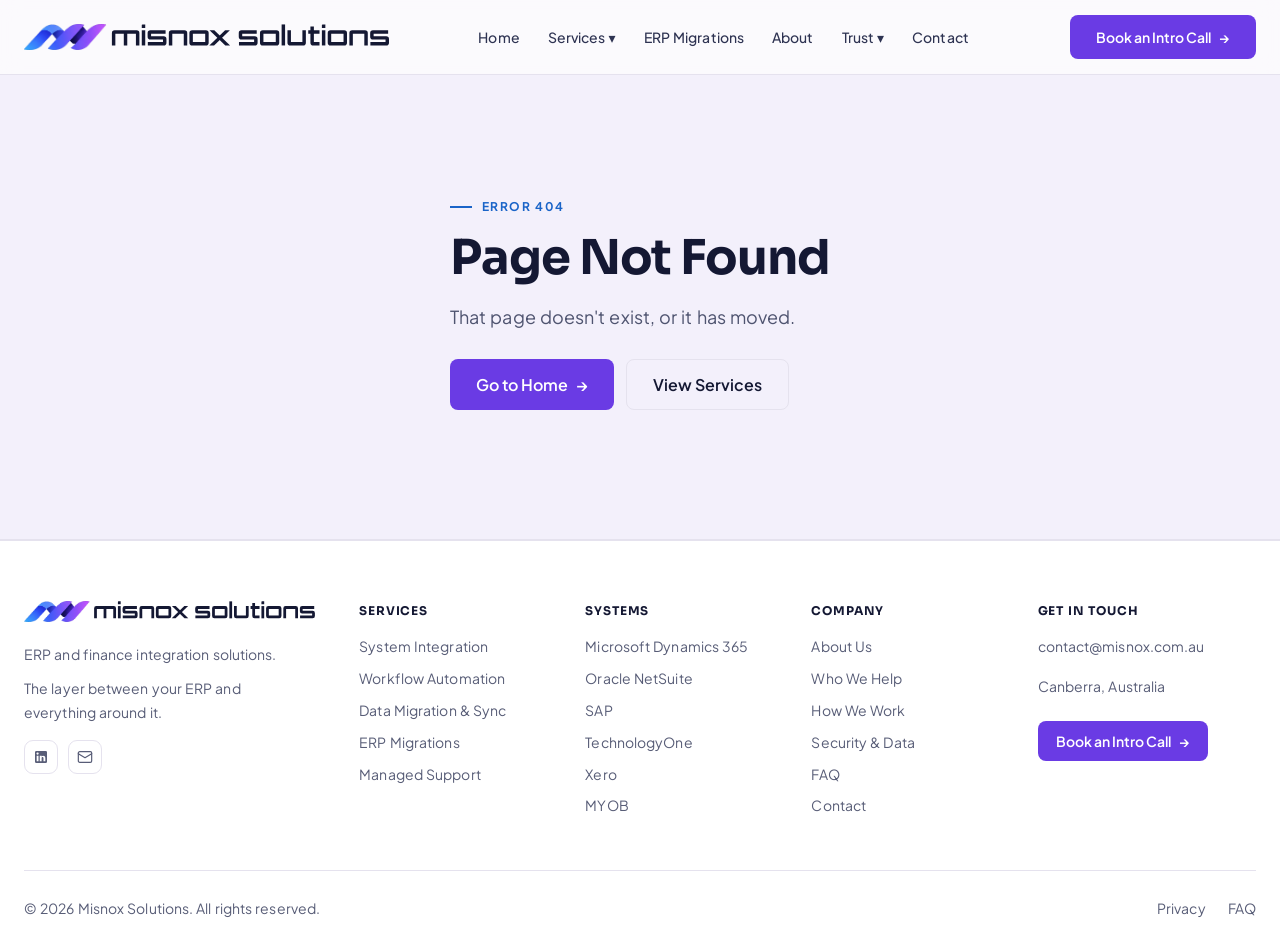
<file: faq/index.html>
<!DOCTYPE html>
<html lang="en">
<head>
<meta charset="UTF-8"/>
<meta name="viewport" content="width=device-width, initial-scale=1.0"/>
<title>FAQ | Misnox Solutions</title>
<meta name="description" content="Answers on ownership, pricing, process, support and data handling."/>
<meta name="theme-color" content="#FBFAFD"/>
<link rel="apple-touch-icon" href="/brand/apple-touch-icon.png"/>
<link rel="manifest" href="/site.webmanifest"/>
<link rel="canonical" href="https://misnox.com.au/faq/"/>

<!-- Open Graph -->
<meta property="og:type" content="website"/>
<meta property="og:site_name" content="Misnox Solutions"/>
<meta property="og:title" content="FAQ | Misnox Solutions"/>
<meta property="og:description" content="Answers on ownership, pricing, process, support and data handling."/>
<meta property="og:url" content="https://misnox.com.au/faq/"/>
<meta property="og:image" content="https://misnox.com.au/og-share-v2.png"/>
<meta property="og:image:width" content="1200"/>
<meta property="og:image:height" content="630"/>
<meta property="og:image:alt" content="Misnox Solutions — Your systems, connected. Your controls, enforced."/>
<meta property="og:locale" content="en_AU"/>

<!-- Twitter -->
<meta name="twitter:card" content="summary_large_image"/>
<meta name="twitter:title" content="FAQ | Misnox Solutions"/>
<meta name="twitter:description" content="Answers on ownership, pricing, process, support and data handling."/>
<meta name="twitter:image" content="https://misnox.com.au/og-share-v2.png"/>

<!-- Favicon (inline SVG — no external file needed) -->
<link rel="icon" type="image/png" sizes="32x32" href="/brand/favicon-32.png"/>
<link rel="preconnect" href="https://fonts.googleapis.com"><link rel="preconnect" href="https://fonts.gstatic.com" crossorigin><link rel="stylesheet" href="https://fonts.googleapis.com/css2?family=Sora:wght@600;700;800&amp;family=Plus+Jakarta+Sans:wght@400;500;600;700&amp;family=IBM+Plex+Mono:wght@500&amp;display=swap">

<!-- Local business structured data -->
<script type="application/ld+json">
{
  "@context":"https://schema.org",
  "@type":"ProfessionalService",
  "name":"Misnox Solutions",
  "description":"ERP and finance system integration. We connect Dynamics 365, Business Central, NetSuite, Oracle, SAP, TechnologyOne, Xero, MYOB and other business platforms — with financial controls enforced in the workflow.",
  "url":"https://misnox.com.au/",
  "email":"contact@misnox.com.au",
  "address":{"@type":"PostalAddress","addressLocality":"Canberra","addressRegion":"ACT","addressCountry":"AU"},
  "sameAs":["https://linkedin.com/company/misnox-solutions"],
  "knowsAbout":["ERP integration","Microsoft Dynamics 365","Business Central","NetSuite","Oracle Fusion","SAP","TechnologyOne","Xero","MYOB","accounts payable automation","system integration","finance automation"],
  "hasOfferCatalog":{
    "@type":"OfferCatalog","name":"Integration Services",
    "itemListElement":[
      {"@type":"Offer","itemOffered":{"@type":"Service","name":"ERP Integration","description":"Connect ERP, finance, and procurement platforms with enforced financial controls."}},
      {"@type":"Offer","itemOffered":{"@type":"Service","name":"Data Migration & Sync","description":"Move data between platforms and keep systems in sync."}},
      {"@type":"Offer","itemOffered":{"@type":"Service","name":"Workflow Automation","description":"Invoice processing, approval routing and finance workflow automation."}},
      {"@type":"Offer","itemOffered":{"@type":"Service","name":"Managed Integration Support","description":"Monitoring, exception handling, and optimisation of live integrations."}}
    ]
  }
}
</script>
<style>
:root{--fs-xs:.75rem;--fs-sm:.875rem;--fs-base:1rem;--fs-lg:1.125rem;--fs-xl:1.25rem;--fs-h3:1.125rem;--fs-h2:clamp(1.75rem,3vw,2.375rem);--fs-h1:clamp(2rem,4vw,3rem);--fs-hero:clamp(2.5rem,4.6vw,3.75rem)}

:root{
  --bg:#FBFAFD;--bg2:#F3F0FB;--bg3:#FFFFFF;--surface:#FFFFFF;--ink:#141833;--ink2:#2E3352;--line:#E5E2EE;
  --accent:#6A3BE4;--accent2:#1A64C8;--teal:#6A3BE4;--brand-grad:linear-gradient(90deg,#3794FD,#7A4CF0);--btn-grad:linear-gradient(135deg,#0E8FA8,#6A3BE4);
  --green:#17784C;--navy:#141833;--navy2:#22274A;
  --muted:#585D77;--white:#fff;
  --r:18px;--r-sm:12px;--tr:0.3s cubic-bezier(0.4,0,0.2,1);
}
*{margin:0;padding:0;box-sizing:border-box}
html{scroll-behavior:smooth}

/* ── A11Y: focus + reduced motion ── */
:focus-visible{outline:2px solid var(--accent2);outline-offset:3px;border-radius:6px}
.sr-only{position:absolute;width:1px;height:1px;padding:0;margin:-1px;overflow:hidden;clip:rect(0,0,0,0);white-space:nowrap;border:0}
.skip-link{background:#6A3BE4!important;position:absolute;left:-9999px;top:0;z-index:2000;background:var(--accent);color:var(--ink);padding:12px 20px;border-radius:0 0 8px 0;font-weight:600;font-size:var(--fs-sm)}
.skip-link:focus{left:0}
@media(prefers-reduced-motion:reduce){
  *,*::before,*::after{animation-duration:0.01ms!important;animation-iteration-count:1!important;transition-duration:0.01ms!important;scroll-behavior:auto!important}
  .reveal{opacity:1!important;transform:none!important}
  .hero-content>*{opacity:1!important}
}
body{font-family:-apple-system,BlinkMacSystemFont,'Segoe UI',system-ui,sans-serif;background:var(--bg);color:var(--ink);line-height:1.65;-webkit-font-smoothing:antialiased}
a{text-decoration:none;color:inherit}

/* ── UTIL ── */
.container{max-width:80rem;margin:0 auto;padding:0 24px}
.eyebrow{font-size:var(--fs-xs);font-weight:600;letter-spacing:0.22em;text-transform:uppercase;color:var(--muted);margin-bottom:16px}
.section{padding:96px 0}.section-sm{padding:60px 0}

/* ── REVEAL ── */
.reveal{opacity:0;transform:translateY(34px) scale(0.985);transition:opacity 0.9s cubic-bezier(0.16,1,0.3,1),transform 0.9s cubic-bezier(0.16,1,0.3,1);will-change:opacity,transform}
.reveal.visible{opacity:1;transform:none;will-change:auto}
.reveal-delay-1{transition-delay:0.1s}.reveal-delay-2{transition-delay:0.2s}.reveal-delay-3{transition-delay:0.3s}

/* ── BUTTONS ── */
.btn{display:inline-flex;align-items:center;gap:8px;font-weight:600;font-size:var(--fs-base);padding:13px 26px;border-radius:var(--r-sm);border:none;cursor:pointer;transition:var(--tr);white-space:nowrap}
.btn-primary{background:var(--btn-grad);color:var(--ink);box-shadow:0 4px 20px rgba(122,76,240,0.35)}
.btn-primary:hover{background:linear-gradient(135deg,#12A0BB,#7A4CF0);transform:translateY(-1px);box-shadow:0 6px 26px rgba(122,76,240,0.45)}
.btn-ghost{background:var(--surface);color:var(--ink);border:1px solid var(--line)}
.btn-ghost:hover{background:var(--surface);border-color:var(--line)}
.btn-outline{background:transparent;color:var(--ink);border:1.5px solid var(--line)}
.btn-outline:hover{background:var(--surface);border-color:var(--line)}
.btn-dark{background:var(--navy);color:var(--ink)}
.btn-dark:hover{background:var(--navy2);transform:translateY(-2px)}
.btn-lg{padding:15px 32px;font-size:var(--fs-base);border-radius:14px}
.arrow{transition:transform var(--tr)}.btn:hover .arrow{transform:translateX(3px)}

/* ── NAV ── */
#main-nav{position:fixed;top:0;left:0;right:0;z-index:1000;transition:background var(--tr)}
#main-nav.scrolled{background:rgba(18,24,40,0.92);backdrop-filter:blur(20px);box-shadow:0 1px 0 rgba(20,24,51,0.08)}
.nav-inner{max-width:80rem;margin:0 auto;padding:0 24px;height:74px;display:flex;align-items:center;justify-content:space-between}
.nav-logo{display:flex;align-items:center;gap:12px;font-weight:800;font-size:var(--fs-lg)}
.logo-img{height:30px;width:auto;display:block}.nav-link{white-space:nowrap}@media(max-width:1280px){.nav-logo .logo-img{height:26px}}@media(max-width:1180px){.nav-logo .logo-img{height:22px}}@media(max-width:1100px){.nav-logo .logo-img{height:20px}.nav-links .nav-link{padding:7px 8px}}@media(min-width:961px) and (max-width:1040px){.nav-logo .logo-img{height:18px}.nav-links .nav-link{padding:7px 6px}}.footer-brand .logo-img{width:100%;max-width:380px;height:auto}
.logo-mark{width:50px;height:50px;flex-shrink:0;display:block}
@media(max-width:640px){.nav-cta{display:none}.nav-logo{gap:9px}.logo-mark{width:34px;height:34px}.wordmark{font-size:1rem!important}.wordmark-sub{font-size:0.5rem!important;margin-top:4px!important}}
.wordmark{display:inline-flex;flex-direction:column;line-height:1;font-family:'Unbounded',-apple-system,'Segoe UI',sans-serif;font-weight:700;font-size:1.5rem;letter-spacing:0.04em;color:var(--ink)}
.wordmark-sub{font-weight:400;font-size:0.7rem;letter-spacing:0.42em;text-transform:uppercase;color:var(--ink2);margin-top:6px}
.nav-links{display:flex;align-items:center;gap:2px;list-style:none}
.nav-link{padding:7px 13px;border-radius:8px;font-size:var(--fs-sm);font-weight:500;color:var(--ink2);transition:var(--tr);cursor:pointer}
.nav-link:hover,.nav-link.active{color:var(--ink);background:var(--surface)}
.has-dropdown{position:relative}
.dropdown{position:absolute;top:calc(100%+8px);left:50%;transform:translateX(-50%) translateY(-6px);background:#0d1929;border-radius:14px;box-shadow:0 8px 32px rgba(0,0,0,0.5);padding:6px;min-width:210px;opacity:0;pointer-events:none;transition:opacity 0.2s,transform 0.2s;border:1px solid var(--line)}
.has-dropdown:hover .dropdown{opacity:1;pointer-events:auto;transform:translateX(-50%) translateY(0)}
.dropdown a{display:block;padding:9px 14px;border-radius:9px;font-size:var(--fs-sm);color:var(--ink2);font-weight:500;transition:var(--tr)}
.dropdown a:hover{background:var(--surface);color:var(--ink)}
.mobile-toggle{display:none;background:none;border:none;cursor:pointer;color:var(--ink);padding:8px}
.mobile-menu{display:none;background:#0a1220;border-top:1px solid var(--line);padding:16px 24px}
.mobile-menu a{display:block;padding:11px 0;border-bottom:1px solid var(--line);font-size:var(--fs-base);color:var(--ink2)}

/* ════════════════════════════════
   HERO — split with flow stack
════════════════════════════════ */
.hero{min-height:100vh;display:flex;align-items:center;position:relative;overflow:hidden;background:radial-gradient(ellipse 70% 60% at 75% 30%,#182036 0%,var(--bg) 60%);padding-top:74px}
.hero-glow{position:absolute;width:640px;height:640px;border-radius:50%;background:radial-gradient(circle,rgba(122,76,240,0.13) 0%,transparent 65%);right:-140px;top:8%;pointer-events:none}
.hero-glow-2{position:absolute;width:420px;height:420px;border-radius:50%;background:radial-gradient(circle,rgba(122,76,240,0.08) 0%,transparent 65%);left:-120px;bottom:5%;pointer-events:none}

.hero-split{display:grid;grid-template-columns:1.08fr 1fr;gap:72px;align-items:center;padding:72px 0;position:relative;z-index:2}

@keyframes hFadeUp{from{opacity:0;transform:translateY(26px)}to{opacity:1;transform:translateY(0)}}
.hero-left>*{opacity:0;animation:hFadeUp 0.75s cubic-bezier(0.4,0,0.2,1) forwards}
.ha0{animation-delay:0.05s}.ha1{animation-delay:0.16s}.ha2{animation-delay:0.28s}.ha3{animation-delay:0.4s}.ha4{animation-delay:0.52s}

.hero-pill{display:inline-flex;align-items:center;gap:9px;padding:7px 16px;background:var(--surface);border:1px solid var(--line);border-radius:100px;font-size:var(--fs-xs);font-weight:700;color:var(--accent2);letter-spacing:0.12em;text-transform:uppercase;margin-bottom:30px}
.hero-pill-dot{width:6px;height:6px;border-radius:50%;background:var(--accent2)}

.hero h1{font-size:clamp(2.6rem,4.8vw,4.1rem);font-weight:800;line-height:1.08;letter-spacing:-0.032em;color:var(--ink);margin-bottom:24px}
.hero h1 .hl{position:relative;white-space:nowrap;color:var(--accent2);background:var(--brand-grad);-webkit-background-clip:text;background-clip:text;-webkit-text-fill-color:transparent}
.hero h1 .hl::after{content:'';position:absolute;left:0;right:0;bottom:4px;height:9px;background:linear-gradient(90deg,rgba(55,148,253,0.22),rgba(122,76,240,0.22));border-radius:3px;z-index:-1}

.hero-sub{font-size:var(--fs-base);color:var(--muted);max-width:480px;line-height:1.75;margin-bottom:36px}
.hero-actions{display:flex;gap:14px;flex-wrap:wrap;margin-bottom:44px}

/* ── FLOW STACK (right panel) ── */
.flow-stack{position:relative;display:flex;flex-direction:column;align-items:stretch;max-width:430px;margin-left:auto;opacity:0;animation:hFadeUp 0.85s cubic-bezier(0.4,0,0.2,1) 0.45s forwards,stackFloat 8s ease-in-out 1.6s infinite}
@keyframes stackFloat{0%,100%{transform:translateY(0)}50%{transform:translateY(-10px)}}
.fs-card{background:var(--surface);border:1px solid var(--line);border-radius:14px;padding:18px 22px;backdrop-filter:blur(12px);position:relative}
.fs-head{display:flex;align-items:center;justify-content:space-between;gap:12px}
.fs-title{font-size:var(--fs-sm);font-weight:700;color:var(--ink)}
.fs-sys{font-size:var(--fs-xs);font-weight:600;letter-spacing:0.08em;text-transform:uppercase;color:var(--muted)}
.fs-badge{font-size:var(--fs-xs);font-weight:700;padding:4px 11px;border-radius:100px;white-space:nowrap}
.fs-badge.in{background:var(--surface);color:var(--muted)}
.fs-badge.ok{background:rgba(52,211,153,0.14);color:var(--green)}
.fs-hub{border-color:rgba(122,76,240,0.45);background:linear-gradient(135deg,rgba(122,76,240,0.14),rgba(122,76,240,0.08));box-shadow:0 8px 32px rgba(122,76,240,0.15)}
.fs-hub .fs-title{display:flex;align-items:center;gap:9px}
.fs-logo{width:20px;height:20px;flex-shrink:0;display:inline-block}
.fs-checks{display:flex;flex-direction:column;gap:7px;margin-top:13px;padding-top:13px;border-top:1px solid var(--line)}
.fs-check{display:flex;align-items:center;gap:9px;font-size:var(--fs-xs);color:var(--muted)}
.fs-check::before{content:'✓';width:15px;height:15px;border-radius:50%;background:rgba(52,211,153,0.15);color:var(--green);font-size:var(--fs-xs);font-weight:800;display:inline-flex;align-items:center;justify-content:center;flex-shrink:0}
/* connectors with travelling pulse */
.fs-link{width:2px;height:34px;background:var(--surface);margin:0 auto;position:relative;overflow:visible}
.fs-pulse{position:absolute;left:50%;transform:translateX(-50%);width:7px;height:7px;border-radius:50%;background:var(--accent2);box-shadow:0 0 10px rgba(55,148,253,0.8);animation:pulseDown 2.6s ease-in-out infinite}
.fs-link-2 .fs-pulse{animation-delay:1.3s}
@keyframes pulseDown{0%{top:-4px;opacity:0}12%{opacity:1}88%{opacity:1}100%{top:calc(100% - 3px);opacity:0}}
.fs-note{text-align:center;font-size:var(--fs-xs);color:var(--muted);margin-top:16px;letter-spacing:0.05em;font-style:italic}

/* Hero promise strip *//* Hero promise strip */
.hero-promises{display:flex;gap:22px;flex-wrap:wrap}
.hp-item{display:flex;align-items:center;gap:9px;font-size:var(--fs-sm);color:var(--muted)}
.hp-item::before{content:'';width:14px;height:14px;border-radius:50%;background:var(--surface);border:1px solid rgba(55,148,253,0.4);background-image:url("data:image/svg+xml,%3Csvg xmlns='http://www.w3.org/2000/svg' viewBox='0 0 24 24' fill='none' stroke='%233794FD' stroke-width='3' stroke-linecap='round' stroke-linejoin='round'%3E%3Cpolyline points='20 6 9 17 4 12'/%3E%3C/svg%3E");background-size:8px;background-repeat:no-repeat;background-position:center;flex-shrink:0}

/* ── LEAD MAGNET / SECONDARY CTA ── */
.lead-box{display:flex;align-items:center;justify-content:space-between;gap:28px;flex-wrap:wrap;background:var(--surface);border:1px solid var(--line);border-left:3px solid var(--accent);border-radius:var(--r);padding:32px 36px}
.lead-box h3{font-size:var(--fs-lg);font-weight:700;color:var(--ink);margin-bottom:6px}
.lead-box p{font-size:var(--fs-sm);color:var(--muted);line-height:1.6;max-width:520px}

details summary::-webkit-details-marker{display:none}
details[open]{border-color:var(--line)!important}
details[open] summary span{transform:rotate(45deg)}
details summary span{transition:transform 0.25s;display:inline-block}
details summary:focus-visible{outline:2px solid var(--accent2);outline-offset:4px}

/* ── STATIC PLATFORM STRIP ── */
.platform-strip{padding:20px 0;border-bottom:1px solid var(--line);background:var(--bg)}
.platform-strip .container{display:flex;align-items:baseline;gap:24px;flex-wrap:wrap;justify-content:center}
.pstrip-label{font-size:var(--fs-xs);font-weight:600;letter-spacing:0.2em;text-transform:uppercase;color:var(--muted)}
.pstrip-items{font-size:var(--fs-sm);color:var(--muted);letter-spacing:0.02em}

/* ── BENTO GRID ── *//* ── BENTO GRID ── */
.bento{display:grid;grid-template-columns:repeat(3,1fr);gap:14px}
.bcard{background:var(--surface);border:1px solid var(--line);border-radius:var(--r);padding:32px;position:relative;overflow:hidden;transition:border-color var(--tr),background var(--tr),transform var(--tr)}
.bcard:hover{border-color:var(--line);background:var(--surface);transform:translateY(-3px)}
.bcard-wide{grid-column:span 2}
.bcard-icon{width:46px;height:46px;border-radius:12px;background:var(--surface);border:1px solid var(--line);display:flex;align-items:center;justify-content:center;margin-bottom:20px;color:var(--accent)}
.bcard h3{font-size:var(--fs-base);font-weight:700;color:var(--ink);margin-bottom:10px}
.bcard p{font-size:var(--fs-sm);color:var(--muted);line-height:1.65}
.bcard-cta{display:inline-flex;align-items:center;gap:6px;font-size:var(--fs-sm);font-weight:600;color:var(--accent);margin-top:18px;transition:gap var(--tr)}
.bcard-cta:hover{gap:10px}
/* Wide card mini visual */
.bcard-visual{position:absolute;right:-10px;bottom:-10px;opacity:0.5;pointer-events:none}

/* ── PROCESS STRIP ── */
.process-strip{display:grid;grid-template-columns:repeat(4,1fr);gap:0;position:relative}
.process-strip::before{content:'';position:absolute;top:15px;left:8%;right:8%;height:1px;background:var(--surface)}
.ps-item{display:flex;flex-direction:column;align-items:center;text-align:center;padding:0 16px;position:relative}
.ps-num{font-size:2rem;font-weight:200;color:var(--accent2);line-height:1;margin-bottom:18px;font-variant-numeric:tabular-nums}
.ps-item h3{font-size:var(--fs-base);font-weight:700;color:var(--ink);margin-bottom:8px}
.ps-item p{font-size:var(--fs-sm);color:var(--muted);line-height:1.6}

/* ── SECTION STYLES ── */
h2.st{font-size:clamp(1.8rem,3.4vw,2.6rem);font-weight:700;color:var(--ink);letter-spacing:-0.028em;line-height:1.14;margin-bottom:14px}
.sd{font-size:var(--fs-base);color:var(--muted);max-width:560px;line-height:1.7}
.sh{margin-bottom:52px}.sh.c{text-align:center;display:flex;flex-direction:column;align-items:center}
.sh.c::before{content:'';width:34px;height:3px;border-radius:2px;background:linear-gradient(90deg,var(--accent),var(--teal));margin-bottom:18px}
.sh.c .sd{text-align:center}

/* ── PLATFORM BADGES ── */
.pf-badge{width:36px;height:36px;border-radius:10px;display:inline-flex;align-items:center;justify-content:center;background:var(--surface);border:1px solid var(--line);flex-shrink:0}
.pf-badge svg{display:block}
.pf-badge-txt{font-weight:800;color:var(--ink);letter-spacing:0.02em;line-height:1}
.pf-badge-sm{width:28px;height:28px;border-radius:8px}
.pf-grid{display:grid;grid-template-columns:repeat(2,minmax(0,1fr));gap:12px}
@media(max-width:768px){.pf-grid{grid-template-columns:1fr}}
.pf-pair{display:inline-flex;gap:6px;flex-shrink:0}
.pf-head{display:flex;align-items:center;gap:13px;margin-bottom:12px}
.pf-head h3{margin-bottom:0!important}

/* ── CHECKLIST ── */
.ck-grid{display:grid;grid-template-columns:1fr 1fr;gap:0 56px;border-top:1px solid var(--line)}
.ck-item{display:flex;align-items:flex-start;gap:14px;padding:18px 0;background:transparent;border:none;border-bottom:1px solid var(--line);border-radius:0;transition:padding-left 0.25s ease}
.ck-item:hover{padding-left:8px}
.ck-icon{width:20px;height:20px;border-radius:6px;background:transparent;border:1px solid rgba(55,148,253,0.45);display:flex;align-items:center;justify-content:center;flex-shrink:0;margin-top:2px}
.ck-icon svg{width:10px;height:10px;stroke:var(--accent2);stroke-width:2.2;fill:none;stroke-linecap:round;stroke-linejoin:round}
.ck-item strong{display:block;font-size:var(--fs-sm);font-weight:700;color:var(--ink);margin-bottom:2px}
.ck-item span{font-size:var(--fs-xs);color:var(--muted);line-height:1.5}

/* ── WHY 3-UP ── */
.why-grid{display:grid;grid-template-columns:repeat(3,1fr);gap:14px}
.why-card{background:var(--surface);border:1px solid var(--line);border-radius:var(--r);padding:32px;transition:var(--tr)}
.why-card:hover{border-color:var(--line);background:var(--surface)}
.why-card h3{font-size:var(--fs-base);font-weight:700;color:var(--ink);margin-bottom:10px;margin-top:18px}
.why-card p{font-size:var(--fs-sm);color:var(--muted);line-height:1.65}

/* ── CTA BAND ── */
.cta-band{padding:90px 0;position:relative;overflow:hidden;background:linear-gradient(135deg,#1a2140 0%,#232a52 100%);border-top:1px solid var(--line)}
.cta-band::before{content:'';position:absolute;inset:0;background-image:radial-gradient(rgba(55,148,253,0.14) 1px,transparent 1px);background-size:26px 26px;mask-image:radial-gradient(ellipse 70% 80% at 50% 50%,black 0%,transparent 100%);pointer-events:none}
.cta-band::after{content:none}
.cta-inner{position:relative;z-index:1;text-align:center;max-width:600px;margin:0 auto}
.cta-inner h2{font-size:clamp(1.75rem,3vw,2.5rem);font-weight:800;color:var(--ink);letter-spacing:-0.02em;margin-bottom:14px}
.cta-inner p{font-size:var(--fs-lg);color:var(--muted);margin-bottom:36px;line-height:1.7}
.cta-btns{display:flex;gap:12px;justify-content:center;flex-wrap:wrap}

/* ── GLASS CARD (dark sections) ── */
.glass-card{background:var(--surface);border:1px solid var(--line);border-radius:var(--r);padding:32px;transition:var(--tr)}
.glass-card:hover{background:var(--surface);border-color:var(--line);transform:translateY(-4px)}
.glass-card h3{font-size:var(--fs-base);font-weight:700;color:var(--ink);margin-bottom:10px}
.glass-card p{font-size:var(--fs-sm);color:var(--muted);line-height:1.65}

/* ── GRID UTILS ── */
.grid-3{display:grid;grid-template-columns:repeat(3,1fr);gap:20px}
.grid-2{display:grid;grid-template-columns:repeat(2,1fr);gap:20px}
.split{display:grid;grid-template-columns:1fr 1fr;gap:64px;align-items:center}
.split.r{direction:rtl}.split.r>*{direction:ltr}

/* ── MISC ── */
.chips{display:flex;flex-wrap:wrap;gap:8px;margin-top:20px}
.chip{display:inline-flex;align-items:center;gap:6px;padding:6px 13px;border-radius:100px;background:var(--surface);border:1px solid var(--line);font-size:var(--fs-xs);font-weight:500;color:var(--ink2)}
.chip::before{content:'';width:4px;height:4px;border-radius:50%;background:var(--accent2);flex-shrink:0}
.feature-list{list-style:none;display:flex;flex-direction:column;gap:11px}
.feature-list li{display:flex;align-items:flex-start;gap:11px;font-size:var(--fs-base);color:var(--muted)}
.feature-list li::before{content:'';width:20px;height:20px;border-radius:50%;background:var(--accent);flex-shrink:0;margin-top:2px;background-image:url("data:image/svg+xml,%3Csvg xmlns='http://www.w3.org/2000/svg' viewBox='0 0 20 20' fill='white'%3E%3Cpath fill-rule='evenodd' d='M16.707 5.293a1 1 0 010 1.414l-8 8a1 1 0 01-1.414 0l-4-4a1 1 0 011.414-1.414L8 12.586l7.293-7.293a1 1 0 011.414 0z' clip-rule='evenodd'/%3E%3C/svg%3E");background-size:12px;background-repeat:no-repeat;background-position:center}
.steps{display:flex;flex-direction:column;gap:0}
.step{display:flex;gap:20px;position:relative;padding-bottom:28px}
.step:last-child{padding-bottom:0}
.step:not(:last-child)::after{content:'';position:absolute;left:18px;top:44px;bottom:4px;width:1px;background:var(--surface)}
.step-num{width:38px;height:38px;border-radius:10px;background:var(--surface);border:1px solid var(--line);color:var(--ink2);font-weight:700;font-size:var(--fs-sm);display:flex;align-items:center;justify-content:center;flex-shrink:0}
.step-body h3{font-size:var(--fs-base);font-weight:700;color:var(--ink);margin-bottom:4px}
.step-body p{font-size:var(--fs-sm);color:var(--muted);line-height:1.6}
.platform-tags{display:flex;flex-wrap:wrap;gap:10px}
.platform-tag{padding:7px 17px;background:var(--surface);border:1px solid var(--line);border-radius:100px;font-size:var(--fs-xs);font-weight:600;color:var(--muted);transition:var(--tr)}
.platform-tag:hover{border-color:var(--accent);color:var(--accent)}
.num-card{background:var(--surface);border:1px solid var(--line);border-radius:var(--r);padding:28px}
.num-card:hover{border-color:var(--line);transform:translateY(-3px)}
.num-card{transition:var(--tr)}
.num-card .num{font-size:var(--fs-xs);font-weight:800;letter-spacing:0.08em;color:var(--accent);margin-bottom:8px;text-transform:uppercase}
.num-card h3{font-size:var(--fs-base);font-weight:700;color:var(--ink);margin-bottom:6px}
.num-card p{font-size:var(--fs-sm);color:var(--muted);line-height:1.65}
.card{background:var(--surface);border:1px solid var(--line);border-radius:var(--r);padding:28px;transition:var(--tr)}
.card:hover{border-color:var(--line);transform:translateY(-3px)}
.card h3{font-size:var(--fs-base);font-weight:700;color:var(--ink);margin-bottom:8px}
.card p{font-size:var(--fs-sm);color:var(--muted);line-height:1.65}
.card-link{display:inline-flex;align-items:center;gap:6px;font-size:var(--fs-sm);font-weight:600;color:var(--accent);margin-top:14px;transition:gap var(--tr)}
.card-link:hover{gap:10px}
.card-icon{width:44px;height:44px;border-radius:11px;background:var(--surface);border:1px solid var(--line);display:flex;align-items:center;justify-content:center;margin-bottom:18px;color:var(--accent)}
.outcome-card{border-radius:var(--r);border:1px solid var(--line);padding:26px;background:var(--surface);transition:var(--tr)}
.outcome-card:hover{border-color:var(--line);transform:translateY(-3px)}
.outcome-card h3{font-size:var(--fs-base);font-weight:700;color:var(--ink);margin-bottom:7px}
.outcome-card p{font-size:var(--fs-sm);color:var(--muted);line-height:1.65}

/* ── PAGE HERO ── */
.page-hero{padding:140px 0 72px;background:var(--navy);position:relative;overflow:hidden}
.page-hero::before{content:'';position:absolute;width:600px;height:600px;border-radius:50%;background:radial-gradient(circle,rgba(122,76,240,0.08) 0%,transparent 65%);right:-100px;top:-100px;pointer-events:none}
.page-hero-content{position:relative;z-index:1;max-width:680px}
.page-hero .eyebrow{color:var(--accent2)}
.page-hero h1{font-size:clamp(1.9rem,4vw,3rem);font-weight:800;color:var(--ink);letter-spacing:-0.03em;line-height:1.1;margin-bottom:18px}
.page-hero p{font-size:var(--fs-lg);color:var(--muted);line-height:1.7;max-width:560px}
.section-dark{background:var(--navy);color:var(--ink)}
.section-alt{background:var(--bg2)}
label{display:block;font-size:var(--fs-sm);font-weight:600;color:var(--ink2);margin-bottom:7px}
input,select,textarea{width:100%;padding:12px 15px;border:1px solid var(--line);border-radius:10px;font-size:var(--fs-base);font-family:inherit;color:var(--ink);background:var(--surface);transition:border-color var(--tr),background var(--tr),box-shadow var(--tr);outline:none}
input::placeholder,textarea::placeholder{color:var(--muted)}
input:hover,select:hover,textarea:hover{border-color:var(--line);background:var(--surface)}
input:focus,select:focus,textarea:focus{border-color:var(--accent);background:var(--surface);box-shadow:0 0 0 3px rgba(122,76,240,0.14)}
select{appearance:none;-webkit-appearance:none;background-image:url("data:image/svg+xml,%3Csvg xmlns='http://www.w3.org/2000/svg' viewBox='0 0 24 24' fill='none' stroke='%233794FD' stroke-width='2' stroke-linecap='round'%3E%3Cpolyline points='6 9 12 15 18 9'/%3E%3C/svg%3E");background-repeat:no-repeat;background-position:right 14px center;background-size:16px;padding-right:40px;cursor:pointer}
select option{background:#0d1929;color:var(--ink)}
.form-note{font-size:var(--fs-xs);color:var(--muted);margin-top:14px;line-height:1.6}
textarea{resize:vertical;min-height:130px}
.form-grid{display:grid;grid-template-columns:1fr 1fr;gap:16px}
.form-full{grid-column:1/-1}
.contact-info-card{background:var(--navy);border-radius:var(--r);padding:36px;height:100%}
.contact-info-card h3{font-size:var(--fs-lg);font-weight:700;color:var(--ink);margin-bottom:22px}
.contact-item{display:flex;gap:14px;margin-bottom:20px}
.contact-item-icon{width:36px;height:36px;background:var(--surface);border-radius:9px;display:flex;align-items:center;justify-content:center;flex-shrink:0}
.contact-item-text p:first-child{font-size:var(--fs-xs);color:var(--muted);font-weight:500;margin-bottom:2px}
.contact-item-text a,.contact-item-text p:last-child{font-size:var(--fs-base);color:var(--ink2);font-weight:500}
.expect-list{margin-top:26px;padding-top:26px;border-top:1px solid var(--line)}
.expect-list h4{font-size:var(--fs-sm);font-weight:700;color:var(--muted);letter-spacing:0.06em;text-transform:uppercase;margin-bottom:12px}
.expect-item{display:flex;gap:10px;margin-bottom:9px;font-size:var(--fs-sm);color:var(--ink2)}
.expect-item::before{content:'✓';color:var(--accent2);font-weight:700;flex-shrink:0}

/* ── FOOTER ── */
footer{background:#0d1220;color:var(--muted);padding:60px 0 28px}
.footer-grid{display:grid;grid-template-columns:2fr 1fr 1fr 1.5fr;gap:44px;margin-bottom:44px}
.footer-brand p{font-size:var(--fs-sm);line-height:1.7;max-width:270px;margin-top:14px}
.footer-col h4{font-size:var(--fs-xs);font-weight:700;color:var(--muted);letter-spacing:0.07em;text-transform:uppercase;margin-bottom:14px}
.footer-col a{display:block;font-size:var(--fs-sm);margin-bottom:8px;color:var(--muted);transition:color var(--tr)}
.footer-col a:hover{color:var(--accent2)}
.footer-contact-item{display:flex;align-items:center;gap:7px;margin-bottom:8px;font-size:var(--fs-sm)}
.footer-bottom{border-top:1px solid var(--line);padding-top:26px;display:flex;justify-content:space-between;align-items:center;flex-wrap:wrap;gap:12px;font-size:var(--fs-xs)}
.footer-bottom-links{display:flex;gap:22px}
.footer-bottom-links a{color:var(--muted);transition:color var(--tr)}
.footer-bottom-links a:hover{color:var(--muted)}

/* ── RESPONSIVE ── */
@media(max-width:1024px){.hero-split{grid-template-columns:1fr;gap:52px}.flow-stack{margin:0 auto}.bento{grid-template-columns:repeat(2,1fr)}.bcard-wide{grid-column:span 2}.why-grid{grid-template-columns:repeat(2,1fr)}.process-strip{grid-template-columns:repeat(2,1fr);gap:32px}.process-strip::before{display:none}.footer-grid{grid-template-columns:1fr 1fr;gap:28px}.split{grid-template-columns:1fr;gap:40px}.split.r{direction:ltr}.grid-3{grid-template-columns:repeat(2,1fr)}}
@media(max-width:768px){
  .section{padding:56px 0}.section-sm{padding:44px 0}
  .container{padding:0 20px}
  .hero h1{font-size:2.2rem}
  .hero-sub{font-size:var(--fs-base)}
  .hero-split{grid-template-columns:1fr;gap:48px;padding:56px 0}
  .flow-stack{margin:0 auto;max-width:400px}
  .hero-promises{gap:12px 20px}
  .nav-links,.nav-cta{display:none}.mobile-toggle{display:flex}
  .bento{grid-template-columns:1fr}.bcard-wide{grid-column:span 1}
  .why-grid{grid-template-columns:1fr}
  .grid-3,.grid-2{grid-template-columns:1fr}
  .form-grid{grid-template-columns:1fr}
  .footer-grid{grid-template-columns:1fr 1fr}
  .ck-grid{grid-template-columns:1fr;gap:0}
  .process-strip{grid-template-columns:1fr;gap:36px}
  .lead-box{flex-direction:column;align-items:flex-start;padding:26px}
  .hero-actions{flex-direction:column;width:100%;max-width:340px}
  .hero-actions .btn{width:100%;justify-content:center}
  .sh{margin-bottom:38px}
  h2.st{font-size:1.65rem}
  .page-hero{padding:120px 0 56px}
  .cta-band{padding:64px 0}
  .platform-strip .container{gap:12px}
  .pstrip-items{font-size:var(--fs-xs);line-height:1.9}
}
@media(max-width:560px){
  .hero-promises{flex-direction:column;gap:10px}
  .fs-card{padding:15px 17px}
}
@media(max-width:480px){.footer-grid{grid-template-columns:1fr}.hero h1{font-size:2rem}.container{padding:0 16px}.btn-lg{padding:14px 24px;font-size:var(--fs-sm)}.card,.bcard,.why-card{padding:22px}}

/* ── Look & feel refresh (Nov 2026) ── */
h1,h2,h3,h4,.st{font-family:'Sora',-apple-system,BlinkMacSystemFont,'Segoe UI',system-ui,sans-serif}
h1,.st,.page-hero h1{letter-spacing:-0.022em}
/* lifted navy band to break the dark */
.section-light{background:linear-gradient(180deg,#1C2543 0%,#212B4D 100%);border-top:1px solid rgba(122,76,240,0.18);border-bottom:1px solid rgba(122,76,240,0.18);position:relative}
.section-light::before{content:'';position:absolute;inset:0;background:radial-gradient(ellipse 60% 50% at 50% 0%,rgba(55,148,253,0.08),transparent 70%);pointer-events:none}
.section-light .container{position:relative}
.section-light .why-card{background:var(--surface);border:1px solid var(--line)}
.section-light .why-card:hover{border-color:rgba(122,76,240,0.45);box-shadow:0 8px 28px rgba(0,0,0,0.25)}
.section-light .sd,.section-light .why-card p{color:var(--muted)}
/* integration hub diagram */
.hub{display:grid;grid-template-columns:1fr 70px minmax(220px,260px) 70px 1fr;align-items:center;gap:0;margin-top:8px}
.hub-col{display:flex;flex-direction:column;gap:10px}
.hub-label{font-size:var(--fs-xs);font-weight:700;letter-spacing:0.16em;text-transform:uppercase;color:var(--muted);margin-bottom:4px}
.hub-node{display:flex;align-items:center;gap:12px;padding:10px 14px;background:var(--surface);border:1px solid var(--line);border-radius:12px;font-size:var(--fs-sm);color:var(--ink2);font-weight:600}
.hub-node .ic{color:var(--accent2);display:inline-flex}
.hub-wire{height:2px;background:linear-gradient(90deg,rgba(55,148,253,0.15),rgba(122,76,240,0.55),rgba(55,148,253,0.15));position:relative;overflow:hidden}
.hub-wire::after{content:'';position:absolute;top:-2px;left:-20%;width:20%;height:6px;border-radius:3px;background:#3794FD;box-shadow:0 0 10px #3794FD;animation:wire 2.6s linear infinite}
.hub-wire.rev::after{animation-direction:reverse}
@keyframes wire{to{left:110%}}
.hub-core{text-align:center;padding:30px 22px;border-radius:22px;background:radial-gradient(circle at 50% 30%,rgba(122,76,240,0.22),rgba(55,148,253,0.06) 70%);border:1px solid rgba(122,76,240,0.4);box-shadow:0 0 60px rgba(122,76,240,0.18)}
.hub-core svg{width:64px;height:64px;display:block;margin:0 auto 14px}
.hub-core strong{display:block;font-family:'Sora',sans-serif;font-size:var(--fs-base);color:var(--ink);margin-bottom:6px}
.hub-core small{display:block;font-size:var(--fs-xs);color:var(--muted);line-height:1.6}
@media(max-width:900px){.hub{grid-template-columns:1fr;gap:14px}.hub-wire{height:28px;width:2px;margin:0 auto;background:linear-gradient(180deg,rgba(55,148,253,0.15),rgba(122,76,240,0.55),rgba(55,148,253,0.15))}.hub-wire::after{display:none}}
@media(prefers-reduced-motion:reduce){.hub-wire::after{animation:none;display:none}}
/* plain list instead of card grid */
.plist{display:grid;grid-template-columns:repeat(2,minmax(0,1fr));gap:0 48px;max-width:980px;margin:0 auto}
.plist-item{display:flex;gap:18px;padding:24px 0;border-top:1px solid var(--line)}
.plist-num{font-family:'Sora',sans-serif;font-size:var(--fs-sm);font-weight:700;color:var(--accent2);min-width:26px;padding-top:2px}
.plist-item h3{font-size:var(--fs-base);color:var(--ink);margin-bottom:6px}
.plist-item p{font-size:var(--fs-sm);color:var(--muted);line-height:1.65}
@media(max-width:768px){.plist{grid-template-columns:1fr}}
/* commitments as a quiet row */
.qrow{display:grid;grid-template-columns:repeat(4,minmax(0,1fr));gap:32px}
.qrow-item .card-icon{margin-bottom:16px}
.qrow-item h3{font-size:var(--fs-base);color:var(--ink);margin-bottom:8px}
.qrow-item p{font-size:var(--fs-sm);color:var(--muted);line-height:1.65}
@media(max-width:900px){.qrow{grid-template-columns:repeat(2,minmax(0,1fr))}}
@media(max-width:560px){.qrow{grid-template-columns:1fr}}

/* ── Light redesign (Nov 2026): calm light base, navy ink, logo violet for the main action only ── */
body{font-family:'Plus Jakarta Sans',-apple-system,'Segoe UI',system-ui,sans-serif;background:var(--bg);color:var(--ink)}
.reveal,.hero-left>*,.flow-stack{opacity:1!important;transform:none!important;animation:none!important;transition:none!important}
.hero-glow,.hero-glow-2,.page-hero::before,.cta-band::before,.section-light::before{display:none!important}
.eyebrow{color:var(--accent2);font-family:'IBM Plex Mono',ui-monospace,monospace;font-weight:500;letter-spacing:.04em;text-transform:none;font-size:var(--fs-xs)}
.btn{border-radius:8px}
.btn-lg{border-radius:8px;padding:14px 26px}
.btn-primary,.btn-primary:hover{background:var(--accent);color:#fff;box-shadow:none;transform:none}
.btn-primary:hover{background:#4E25C2}
.btn-ghost,.btn-outline{background:transparent;color:var(--ink);border:1px solid var(--line)}
.btn-ghost:hover,.btn-outline:hover{background:transparent;border-color:var(--ink)}
:focus-visible{outline-color:var(--accent)}
#main-nav{background:rgba(251,250,253,.94);backdrop-filter:blur(10px);border-bottom:1px solid var(--line)}
#main-nav.scrolled{background:rgba(251,250,253,.97);box-shadow:none}
.wordmark{color:var(--ink)}.wordmark-sub{color:var(--muted)}
.nav-link{color:var(--ink2)}.nav-link:hover,.nav-link.active{color:var(--ink);background:var(--bg2)}
.dropdown{background:var(--surface);border:1px solid var(--line);box-shadow:0 12px 32px -12px rgba(20,24,51,.25)}
.dropdown a{color:var(--ink2)}.dropdown a:hover{background:var(--bg2);color:var(--ink)}
.mobile-toggle{color:var(--ink)}
.mobile-menu{background:var(--surface);border-top:1px solid var(--line)}
.mobile-menu a{color:var(--ink2);border-bottom-color:var(--line)}
h2.st{color:var(--ink)}.sd{color:var(--muted)}
.sh.c::before{display:none}
.section-alt{background:var(--bg2)}
.section-light{background:var(--bg2);border:0}
.section-light .why-card{background:var(--surface);border:1px solid var(--line)}
.section-light .sd,.section-light .why-card p{color:var(--muted)}
.bcard,.why-card,.card,.num-card,.outcome-card,.glass-card{background:var(--surface);border:1px solid var(--line);border-radius:10px}
.bcard:hover,.why-card:hover,.card:hover,.num-card:hover,.outcome-card:hover,.glass-card:hover{transform:none;background:var(--surface);border-color:#CFC8E6;box-shadow:none}
.glass-card h3{color:var(--ink)}.glass-card p{color:var(--muted)}
.bcard-icon,.card-icon{background:var(--bg2);border:0;color:var(--accent)}
.chip,.platform-tag{background:var(--surface);border:1px solid var(--line);color:var(--ink2)}
.chip::before{background:var(--accent2)}
.ps-num{color:var(--accent);font-weight:500;font-family:'IBM Plex Mono',monospace}
.step-num{background:var(--surface);border:1px solid var(--line);color:var(--ink)}
.page-hero{background:var(--bg2);border-bottom:1px solid var(--line);padding:132px 0 64px}
.page-hero .eyebrow{color:var(--accent2)}
.page-hero h1{color:var(--ink)}.page-hero p{color:var(--muted)}
.section-dark{background:var(--bg2);color:var(--ink)}
.cta-band{background:var(--navy);border:0}
.cta-inner h2{color:#fff}.cta-inner p{color:#BFC3DA}
.cta-band .btn-ghost,.cta-band .btn-outline{color:#fff;border-color:#3B4066}
.cta-band .btn-ghost:hover,.cta-band .btn-outline:hover{border-color:#fff}
.contact-info-card{background:var(--surface);border:1px solid var(--line)}
.contact-info-card h3{color:var(--ink)}
.contact-item-icon{background:var(--bg2)}
.expect-item::before{color:var(--green)}
label{color:var(--ink2)}
input,select,textarea{color:var(--ink);background:var(--surface);border:1px solid #D6D2E2}
input:hover,select:hover,textarea:hover{background:var(--surface);border-color:#B9B3CF}
input:focus,select:focus,textarea:focus{background:var(--surface);box-shadow:0 0 0 3px rgba(106,59,228,.14)}
input::placeholder,textarea::placeholder{color:#9A9DB2}
select option{background:#fff;color:var(--ink)}
footer{background:var(--surface);color:var(--muted);border-top:1px solid var(--line)}
.footer-col h4{color:var(--ink)}.footer-col a,.footer-bottom-links a{color:var(--muted)}
.footer-col a:hover,.footer-bottom-links a:hover{color:var(--accent)}
.pf-badge{background:var(--surface);border:1px solid var(--line)}
.hub-node{background:var(--surface);border:1px solid var(--line);color:var(--ink)}
.hub-wire{background:#CFC8E6}.hub-wire::after{display:none}
.hub-core{background:var(--surface);border:1.5px solid var(--accent);box-shadow:none}
.hub-core strong{color:var(--ink)}.hub-core small{color:var(--muted)}
.plist-num{display:none}
.plist-item{border-top-color:var(--line)}
details{background:var(--surface)!important;border-color:var(--line)!important}
/* home: hero, health check, flow, explorer */
.hero{min-height:0;background:var(--bg);padding-top:74px;display:block}
.hero-split{padding:72px 0 64px;gap:56px}
.hero h1{color:var(--ink);font-weight:700}
.hero h1 em{font-style:normal;color:var(--accent)}
.hero-sub{color:var(--muted);font-size:var(--fs-lg)}
.hp-item{color:var(--muted)}
.hp-item::before{content:'✓';background:none;border:0;color:var(--green);font-weight:700;width:auto;height:auto}
.hc{background:var(--surface);border:1px solid var(--line);border-radius:12px;box-shadow:0 18px 40px -24px rgba(20,24,51,.25);overflow:hidden}
.hc-head{display:flex;justify-content:space-between;align-items:center;padding:18px 22px;border-bottom:1px solid var(--line)}
.hc-head b{font:600 15px 'Sora',sans-serif;color:var(--ink)}
.mono{font:500 12px/1.4 'IBM Plex Mono',ui-monospace,monospace;color:var(--muted);letter-spacing:.02em}
.hc-steps{display:grid;grid-template-columns:repeat(4,1fr);gap:6px;padding:14px 22px 0}
.hc-steps i{height:3px;border-radius:2px;background:var(--line)}.hc-steps i.on{background:var(--accent)}
.hc-body{padding:20px 22px 22px;display:grid;gap:14px}
.hc-body h3{font-size:var(--fs-lg);line-height:1.35;color:var(--ink)}
.hc-why{color:var(--muted);font-size:var(--fs-sm)}
.hc-opts{display:grid;gap:8px}
.hc-opt{display:flex;align-items:center;gap:12px;width:100%;text-align:left;font:500 .95rem 'Plus Jakarta Sans',sans-serif;color:var(--ink);background:var(--surface);border:1px solid var(--line);border-radius:8px;padding:12px 14px;cursor:pointer}
.hc-opt:hover{border-color:var(--accent);background:var(--bg2)}
.hc-opt::before{content:'';width:14px;height:14px;border-radius:50%;border:1.5px solid #B9B4CC;flex:none}
.hc-next{border-top:1px solid var(--line);padding:14px 22px 18px;display:grid;gap:6px;background:var(--bg)}
.hc-next p{font-size:var(--fs-sm);color:var(--muted)}.hc-next span{font-family:'IBM Plex Mono',monospace;color:var(--accent);margin-right:8px}
.hc-meter{display:flex;gap:4px}.hc-meter i{flex:1;height:8px;border-radius:2px;background:var(--line)}.hc-meter i.on{background:#A8551B}
.hc-body ul{padding-left:18px;display:grid;gap:6px;color:var(--muted);font-size:var(--fs-sm)}
.hc-row{display:flex;gap:14px;flex-wrap:wrap;align-items:center;margin-top:4px}
.hc-link{background:none;border:0;color:var(--accent);font:500 .9rem 'Plus Jakarta Sans',sans-serif;cursor:pointer;padding:0}
.sys-strip{border-top:1px solid var(--line);border-bottom:1px solid var(--line);background:var(--surface)}
.sys-strip .container{display:flex;flex-wrap:wrap;align-items:center;gap:10px 30px;padding-top:22px;padding-bottom:22px}
.sys-strip b{font:600 15px 'Sora',sans-serif;color:var(--ink2)}
.iflow{display:grid;grid-template-columns:1fr 44px 1.25fr 44px 1fr;align-items:stretch}
.inode{background:var(--surface);border:1px solid var(--line);border-radius:10px;padding:20px;display:grid;gap:10px;align-content:start;min-width:0}
.inode.core{border:1.5px solid var(--accent)}
.inode h3{font-size:var(--fs-base);color:var(--ink);display:flex;align-items:center;gap:7px}
.kv{display:grid;grid-template-columns:auto 1fr;gap:4px 12px;font:500 12.5px/1.5 'IBM Plex Mono',monospace;color:var(--muted)}
.kv b{color:var(--ink);font-weight:500;overflow-wrap:anywhere}
.ichecks{display:grid;gap:7px;font-size:var(--fs-sm);color:var(--ink2)}
.ichecks span::before{content:'✓';color:var(--green);font-weight:700;margin-right:9px}
.iarrow{display:flex;align-items:center;justify-content:center;color:var(--accent)}
.itag{justify-self:start;font:500 11.5px 'IBM Plex Mono',monospace;padding:3px 8px;border-radius:4px;background:var(--bg2);color:var(--accent)}
.itag.ok{background:#E5F4EC;color:var(--green)}
.inote{margin-top:14px;font-size:var(--fs-sm);color:var(--muted)}
.tabs{display:flex;flex-wrap:wrap;border-bottom:1px solid var(--line);margin-bottom:28px}
.tabs button{background:none;border:0;border-bottom:2px solid transparent;margin:0 22px -1px 0;padding:10px 2px;font:600 .95rem 'Plus Jakarta Sans',sans-serif;color:var(--muted);cursor:pointer}
.tabs button[aria-selected="true"]{color:var(--ink);border-bottom-color:var(--accent)}
.tgrid{display:grid;grid-template-columns:repeat(3,minmax(0,1fr));gap:16px}
.tile{background:var(--surface);border:1px solid var(--line);border-radius:10px;padding:22px;display:grid;gap:10px;align-content:start}
.tile h3{font-size:var(--fs-base);color:var(--ink)}.tile p{color:var(--muted);font-size:var(--fs-sm)}
.tile .fl{font:500 12.5px/1.7 'IBM Plex Mono',monospace;color:var(--accent2)}
.phases{display:grid;grid-template-columns:repeat(4,minmax(0,1fr));gap:24px}
.phase{border-top:2px solid var(--ink);padding-top:18px;display:grid;gap:8px;align-content:start}
.phase .n{font:500 13px 'IBM Plex Mono',monospace;color:var(--accent)}
.phase h3{font-size:var(--fs-base);color:var(--ink)}.phase p{color:var(--muted);font-size:var(--fs-sm)}
.qrow-item .card-icon{display:none}
.sh.l{text-align:left;align-items:flex-start;max-width:44rem}
@media(max-width:960px){.iflow{grid-template-columns:1fr}.iarrow{height:36px;transform:rotate(90deg)}.tgrid,.phases{grid-template-columns:repeat(2,minmax(0,1fr))}}
@media(max-width:600px){.tgrid,.phases{grid-template-columns:1fr}}

/* ── Visual layer (Nov 2026): logo-curve motif, hero wash, duotone photos, grid texture ── */
.hero{position:relative;overflow:hidden;background:
  radial-gradient(ellipse 55% 60% at 88% 18%,rgba(55,148,253,.10),transparent 70%),
  radial-gradient(ellipse 50% 55% at 70% 85%,rgba(122,76,240,.08),transparent 70%),var(--bg)}
.hero::after{content:'';position:absolute;width:720px;height:720px;right:-260px;top:-140px;background:none no-repeat center/contain;pointer-events:none}
.hero .container{position:relative;z-index:1}
.page-hero{position:relative;overflow:hidden}
.page-hero::after{content:'';position:absolute;width:520px;height:520px;right:-140px;top:-90px;background:none no-repeat center/contain;pointer-events:none}
.cta-band{position:relative;overflow:hidden}
.cta-band::after{content:'';position:absolute;width:560px;height:560px;left:-200px;bottom:-260px;background:none no-repeat center/contain;pointer-events:none}
.section-alt{background-color:var(--bg2);background-image:linear-gradient(rgba(106,59,228,.045) 1px,transparent 1px),linear-gradient(90deg,rgba(106,59,228,.045) 1px,transparent 1px);background-size:32px 32px}
body[data-page=about] .page-hero{background:linear-gradient(90deg,var(--bg2) 0%,var(--bg2) 42%,rgba(243,240,251,.82) 62%,rgba(243,240,251,.35) 100%),linear-gradient(rgba(106,59,228,.16),rgba(106,59,228,.16)),url("https://images.unsplash.com/photo-1499914485622-a88fac536970?w=1600&q=60&auto=format&fit=crop&sat=-100") right center/cover no-repeat}
body[data-page=industries] .page-hero{background:linear-gradient(90deg,var(--bg2) 0%,var(--bg2) 42%,rgba(243,240,251,.82) 62%,rgba(243,240,251,.35) 100%),linear-gradient(rgba(106,59,228,.16),rgba(106,59,228,.16)),url("https://images.unsplash.com/photo-1631557776808-91908aba7ca0?w=1600&q=60&auto=format&fit=crop&sat=-100") right center/cover no-repeat}
body[data-page=security] .page-hero{background:linear-gradient(90deg,var(--bg2) 0%,var(--bg2) 42%,rgba(243,240,251,.82) 62%,rgba(243,240,251,.35) 100%),linear-gradient(rgba(106,59,228,.16),rgba(106,59,228,.16)),url("https://images.unsplash.com/photo-1580106815433-a5b1d1d53d85?w=1600&q=60&auto=format&fit=crop&sat=-100") right center/cover no-repeat}
body[data-page=about] .page-hero::after,body[data-page=industries] .page-hero::after,body[data-page=security] .page-hero::after{display:none}
@media(max-width:768px){body[data-page=about] .page-hero{background:linear-gradient(rgba(243,240,251,.86),rgba(243,240,251,.86)),url("https://images.unsplash.com/photo-1499914485622-a88fac536970?w=900&q=60&auto=format&fit=crop&sat=-100") center/cover no-repeat}body[data-page=industries] .page-hero{background:linear-gradient(rgba(243,240,251,.86),rgba(243,240,251,.86)),url("https://images.unsplash.com/photo-1631557776808-91908aba7ca0?w=900&q=60&auto=format&fit=crop&sat=-100") center/cover no-repeat}body[data-page=security] .page-hero{background:linear-gradient(rgba(243,240,251,.86),rgba(243,240,251,.86)),url("https://images.unsplash.com/photo-1580106815433-a5b1d1d53d85?w=900&q=60&auto=format&fit=crop&sat=-100") center/cover no-repeat}}
.photo-band{position:relative;background:linear-gradient(90deg,rgba(20,24,51,.94) 0%,rgba(20,24,51,.86) 45%,rgba(20,24,51,.55) 100%),linear-gradient(rgba(106,59,228,.25),rgba(106,59,228,.25)),url("https://images.unsplash.com/photo-1644079446600-219068676743?w=1600&q=60&auto=format&fit=crop&sat=-100") center/cover no-repeat;color:#fff}
.photo-band .container{padding-top:96px;padding-bottom:96px}
.photo-band h2{font-size:clamp(1.7rem,3vw,2.4rem);color:#fff;max-width:34rem;line-height:1.15}
.photo-band p{color:#C9CCE0;max-width:34rem;margin-top:14px;font-size:var(--fs-base)}
.photo-band .mono{color:#8FE3EE}
.mflow{display:flex;align-items:center;gap:6px;flex-wrap:wrap;margin-bottom:18px}
.mflow span{font:500 11.5px 'IBM Plex Mono',monospace;padding:5px 9px;border:1px solid var(--line);border-radius:6px;background:var(--bg);color:var(--ink2)}
.mflow span.k{border-color:var(--accent);color:var(--accent)}
.mflow i{font-style:normal;color:var(--accent);font-size:13px}
@media(prefers-reduced-motion:reduce){.hero::after{display:none}}

/* ── Photo hero, logo marquee, warm photos (Nov 2026) ── */
.hero.hero-photo{min-height:0;display:block;padding-top:74px;position:relative;overflow:hidden;color:#fff;
  background:linear-gradient(90deg,rgba(14,17,38,.92) 0%,rgba(14,17,38,.80) 38%,rgba(14,17,38,.35) 70%,rgba(14,17,38,.15) 100%),url("https://images.unsplash.com/photo-1690378820474-b468b8ee64d3?w=1800&q=65&auto=format&fit=crop") 70% 40%/cover no-repeat;
  clip-path:polygon(0 0,100% 0,100% 100%,0 calc(100% - 56px))}
.hero.hero-photo::after{display:none}
.hero-copy{max-width:620px;padding:110px 0 150px;position:relative;z-index:1}
.hero-photo h1{color:#fff}
.hero-photo h1 em{color:#6A3BE4}
.hero-photo .hero-sub{color:#D5D8EA;max-width:520px}
.hero-photo .btn-outline{color:#fff;border-color:rgba(255,255,255,.55)}
.hero-photo .btn-outline:hover{border-color:#fff;background:rgba(255,255,255,.06)}
.hero-photo .hp-item{color:#D5D8EA}.hero-photo .hp-item::before{color:#7FE0B4}
.hm1{width:110px;height:110px;right:9%;top:22%}
.hm2{width:64px;height:64px;right:38%;bottom:18%;opacity:.7}
.logo-strip{display:flex;align-items:center;gap:28px;padding:26px 0 26px max(24px,calc((100vw - 80rem)/2 + 24px));background:var(--surface);border-bottom:1px solid var(--line);overflow:hidden}
.ls-label{flex:none}
.ls-viewport{overflow:hidden;flex:1;min-width:0;-webkit-mask-image:linear-gradient(90deg,transparent,#000 6%,#000 94%,transparent);mask-image:linear-gradient(90deg,transparent,#000 6%,#000 94%,transparent)}
.ls-track{display:flex;gap:56px;list-style:none;width:max-content;animation:lsScroll 45s linear infinite}
.ls-track:hover{animation-play-state:paused}
.ls-track li{display:flex;align-items:center;gap:9px;height:34px;flex:none;font:600 15px 'Sora',sans-serif;color:var(--ink2);white-space:nowrap}
.ls-track svg{height:26px;width:auto;display:block}
@keyframes lsScroll{to{transform:translateX(-50%)}}
.ls-track li[title*="Oracle"] svg{height:15px}.ls-track li[title="Xero"] svg,.ls-track li[title="HubSpot"] svg{height:30px}

@media(prefers-reduced-motion:reduce){.ls-track{animation:none;flex-wrap:wrap}}
.hc-section{padding-top:72px}
.hc-split{display:grid;grid-template-columns:minmax(0,.85fr) minmax(0,1fr);gap:56px;align-items:center}
.hc-split{grid-template-columns:minmax(0,.78fr) minmax(0,1.22fr)!important}.hc-stage .imap{margin-top:0;max-width:none}.hc-points{list-style:none;padding:0;margin:28px 0 0;display:grid;gap:16px}.hc-points li{display:flex;gap:14px;align-items:baseline;color:var(--ink2);font-size:var(--fs-base);line-height:1.55}.hc-points li>span{font-family:'IBM Plex Mono',ui-monospace,monospace;font-size:var(--fs-xs);font-weight:500;color:var(--accent);flex-shrink:0}.hc-points b{color:var(--ink);font-weight:700}@media(max-width:900px){.hc-split{grid-template-columns:1fr!important}}
.hc-split .st{margin-top:10px}
.section:has(.sf-split){padding-bottom:40px}.section:has(.sf-split)+.section{padding-top:56px}.sf-split{display:grid;grid-template-columns:minmax(0,.8fr) minmax(0,1.2fr);gap:56px;align-items:stretch}.sf-photo{display:none!important}.sf-split{grid-template-columns:1fr!important}
.sf-photo{border-radius:12px;min-height:420px;background:linear-gradient(rgba(106,59,228,.08),rgba(106,59,228,.08)),url("https://images.unsplash.com/photo-1551434678-e076c223a692?w=1000&q=65&auto=format&fit=crop") center/cover no-repeat}
.sf-list{grid-template-columns:1fr!important}
.cta-band{background:linear-gradient(rgba(14,17,38,.86),rgba(14,17,38,.90)),url("https://images.unsplash.com/photo-1512477525059-e0b091e0a9ba?w=1800&q=65&auto=format&fit=crop") center 60%/cover no-repeat}
body[data-page=about] .page-hero{background:linear-gradient(90deg,var(--bg2) 0%,var(--bg2) 42%,rgba(243,240,251,.80) 62%,rgba(243,240,251,.25) 100%),url("https://images.unsplash.com/photo-1431540015161-0bf868a2d407?w=1600&q=65&auto=format&fit=crop") right center/cover no-repeat}
@media(max-width:960px){.hc-split,.sf-split{grid-template-columns:1fr;gap:32px}.sf-photo{min-height:240px}.hero.hero-photo{background:linear-gradient(rgba(14,17,38,.82),rgba(14,17,38,.88)),url("https://images.unsplash.com/photo-1690378820474-b468b8ee64d3?w=1100&q=65&auto=format&fit=crop") center/cover no-repeat}.hero-copy{padding:72px 0 110px}.logo-strip{flex-direction:column;align-items:flex-start;gap:12px;padding-left:20px}.ls-viewport{width:100%}}
@media(max-width:768px){body[data-page=about] .page-hero{background:linear-gradient(rgba(243,240,251,.86),rgba(243,240,251,.86)),url("https://images.unsplash.com/photo-1431540015161-0bf868a2d407?w=900&q=65&auto=format&fit=crop") center/cover no-repeat}}

/* ── Quiet backgrounds for white sections (Nov 2026) ── */
.hm1{right:3%;top:auto;bottom:16%;width:96px;height:96px}
.section:not(.section-alt){position:relative;overflow:hidden}
.section:not(.section-alt)>.container{position:relative;z-index:1}
.section:not(.section-alt)::before{content:'';position:absolute;width:560px;height:560px;right:-220px;top:-120px;background:none no-repeat center/contain;pointer-events:none}
.section:not(.section-alt):nth-of-type(even)::before{right:auto;left:-240px;top:auto;bottom:-200px}
.section:not(.section-alt)::after{content:'';position:absolute;inset:0;pointer-events:none;background:radial-gradient(ellipse 45% 55% at 100% 0%,rgba(55,148,253,.06),transparent 70%),radial-gradient(ellipse 40% 50% at 0% 100%,rgba(122,76,240,.05),transparent 70%)}
.hc-section::after{background:radial-gradient(ellipse 50% 70% at 0% 50%,rgba(122,76,240,.07),transparent 70%),radial-gradient(circle,rgba(106,59,228,.10) 1px,transparent 1.2px) 0 0/22px 22px!important;-webkit-mask-image:linear-gradient(90deg,#000,transparent 55%);mask-image:linear-gradient(90deg,#000,transparent 55%)}
@media(max-width:768px){.section:not(.section-alt)::before{width:320px;height:320px;right:-140px}}

/* ── One hero mark; integration map graphic in pale areas (Nov 2026) ── */
.hm2{display:none}
.hm1{left:71%;right:auto;top:20%;bottom:auto;width:84px;height:84px}
.section:not(.section-alt):nth-of-type(odd)::before{background:url("/brand/integration-map.svg") no-repeat center/contain;opacity:.16;width:520px;height:416px;top:-30px;right:-140px}

@media(max-width:960px){.hm1{display:none}.hc-intro-map{max-width:320px}}

/* ── Animated integration map (Nov 2026) ── */
.imap{margin-top:28px;background:var(--surface);border:1px solid var(--line);border-radius:12px;padding:18px 18px 0;box-shadow:0 18px 40px -28px rgba(20,24,51,.3);max-width:540px}
.imap-svg{width:100%;height:auto;display:block;font-family:'IBM Plex Mono',ui-monospace,monospace}
.imap-wire{fill:none;stroke:#CFC6EE;stroke-width:1.5;stroke-dasharray:4 5;animation:imapDash 1.2s linear infinite}
@keyframes imapDash{to{stroke-dashoffset:-18}}
.imap-node circle{fill:#fff;stroke:var(--line);stroke-width:1.5}
.imap-lbl{font-size:10px;fill:var(--muted);font-weight:500}
.imap-col{font-size:9.5px;fill:#9A9DB2;letter-spacing:.08em}
.imap-hub>circle:nth-of-type(2){fill:#fff;stroke:var(--accent);stroke-width:2}
.imap-ring{fill:none;stroke:#3794FD;stroke-width:1.5;stroke-dasharray:3 7;transform-origin:280px 170px;animation:imapSpin 14s linear infinite}
@keyframes imapSpin{to{transform:rotate(360deg)}}
.imap-hubt{font-size:9.5px;fill:var(--accent);letter-spacing:.06em;font-weight:500}
.imap-pk text{font-size:7.5px;fill:#fff;font-weight:600;letter-spacing:.04em}
.imap-log{border-top:1px solid var(--line);margin:14px -18px 0;padding:10px 16px 12px;background:var(--bg);border-radius:0 0 12px 12px;font:500 11px/1.5 'IBM Plex Mono',ui-monospace,monospace}
.imap-log-h{display:flex;justify-content:space-between;color:#9A9DB2;letter-spacing:.08em;font-size:10px;margin-bottom:6px}
.imap-live{display:flex;align-items:center;gap:6px;color:var(--green)}
.imap-live i{width:7px;height:7px;border-radius:50%;background:var(--green);animation:imapPulse 1.6s ease-in-out infinite}
@keyframes imapPulse{50%{opacity:.25}}
#imap-rows{display:grid;gap:3px;min-height:57px}
.imap-row{display:grid;grid-template-columns:58px minmax(0,1.3fr) minmax(0,1.4fr) 66px;gap:8px;color:var(--ink2);animation:imapIn .4s ease-out}
.imap-row .t{color:#9A9DB2}.imap-row .r,.imap-row .m{white-space:nowrap;overflow:hidden;text-overflow:ellipsis}.imap-row .m{color:var(--muted)}
.imap-row .s.ok{color:var(--green)}.imap-row .s.warn{color:#A8551B}
@keyframes imapIn{from{opacity:0;transform:translateY(-4px)}}
@media(max-width:560px){.imap-row{grid-template-columns:52px minmax(0,1fr) 60px}.imap-row .m{display:none}}
@media(prefers-reduced-motion:reduce){.imap-wire,.imap-ring,.imap-live i{animation:none}.imap-pk{display:none}}

/* ── Real logos in badges and tiles (Nov 2026) ── */
.pf-badge.pf-logo{background:#fff;border:1px solid var(--line)}
.pf-badge.pf-logo svg{display:block}
.tile-logos{display:flex;align-items:center;gap:12px;height:28px;margin-bottom:4px}
.tile-logos svg{height:24px;width:24px}
.tile-logos svg.lg-oracle{width:76px;height:12px}
.tile-logos svg.lg-sap{width:44px;height:22px}
.tile-logos svg.lg-sf{width:34px}

/* ── Animated How We Work timeline (Nov 2026) ── */
.ptl{position:relative;padding-top:8px}
.ptl .phase{border-top:0;padding-top:0;position:relative}
.ptl-track{position:absolute;left:22px;right:calc(25% - 2px);top:30px;height:2px;background:#D9D3EE;border-radius:2px;overflow:visible}
.ptl-fill{position:absolute;inset:0;width:0;background:linear-gradient(90deg,#3794FD,#6A3BE4);border-radius:2px;transition:width 2.4s cubic-bezier(.4,0,.2,1)}
.ptl.run .ptl-fill{width:100%}
.ptl-dot{position:absolute;top:-4px;left:0;width:10px;height:10px;border-radius:50%;background:#3794FD;box-shadow:0 0 0 4px rgba(55,148,253,.18);opacity:0}
.ptl.done .ptl-dot{opacity:1;animation:ptlDot 6s ease-in-out infinite}
@keyframes ptlDot{0%{left:0;opacity:0}8%{opacity:1}92%{opacity:1}100%{left:calc(100% - 10px);opacity:0}}
.ptl-node{position:relative;z-index:1;display:flex;align-items:center;justify-content:center;width:46px;height:46px;border-radius:12px;background:var(--surface);border:1.5px solid #D9D3EE;color:#9A9DB2;margin-bottom:14px;transition:border-color .4s,color .4s,box-shadow .4s;transition-delay:calc(var(--i)*.6s)}
.ptl-node svg{width:22px;height:22px;fill:none;stroke:currentColor;stroke-width:1.7;stroke-linecap:round;stroke-linejoin:round}
.ptl.run .ptl-node{border-color:var(--accent);color:var(--accent);box-shadow:0 6px 18px -8px rgba(106,59,228,.45)}
.ptl .phase>.n,.ptl .phase>h3,.ptl .phase>p,.ptl-chip{opacity:.35;transform:translateY(6px);transition:opacity .5s,transform .5s;transition-delay:calc(var(--i)*.6s + .15s)}
.ptl.run .phase>.n,.ptl.run .phase>h3,.ptl.run .phase>p,.ptl.run .ptl-chip{opacity:1;transform:none}
.ptl-chip{display:inline-flex;align-self:start;justify-self:start;margin-top:4px;font:500 11.5px 'IBM Plex Mono',monospace;color:var(--accent2);background:var(--surface);border:1px solid var(--line);border-radius:6px;padding:4px 9px}
@media(max-width:960px){.ptl-track{display:none}}
@media(prefers-reduced-motion:reduce){.ptl-fill,.ptl-node,.ptl .phase>*{transition:none}.ptl-dot{display:none}}

/* ── Phone tidy-up (Nov 2026): quiz first, no ghost diagrams behind text ── */
@media(max-width:560px){.imap{display:none}.section:not(.section-alt)::before{display:none}}

/* ── Typography pass (Nov 2026) ── */
body{font-family:'Plus Jakarta Sans',-apple-system,'Segoe UI',system-ui,sans-serif;font-size:var(--fs-base);line-height:1.7;letter-spacing:0;-webkit-font-smoothing:antialiased;text-rendering:optimizeLegibility}
button,input,select,textarea{font-family:inherit}
.btn{font-family:'Plus Jakarta Sans',sans-serif;font-weight:600;letter-spacing:0}
h1,h2,h3,h4{font-family:'Sora',sans-serif;text-wrap:balance}
h2.st{font-weight:700;letter-spacing:-0.02em;line-height:1.15}
.sd,.hero-sub,.page-hero p{font-size:var(--fs-base);line-height:1.7;text-wrap:pretty}
p{text-wrap:pretty}
.eyebrow,.hc-split>div>.mono,.ls-label,.photo-band .mono{font-family:'Plus Jakarta Sans',sans-serif;font-size:.74rem;font-weight:700;letter-spacing:.12em;text-transform:uppercase;color:var(--accent2)}
.photo-band .mono{color:#8FE3EE}
.ls-label{color:var(--muted)}
.hc-head b,.tile h3,.inode h3,.phase h3{font-family:'Sora',sans-serif}
.hc-opt,.hc-link,.tabs button{font-family:'Plus Jakarta Sans',sans-serif}
.nav-link,.dropdown a,.mobile-menu a{font-weight:500}

body{letter-spacing:.006em;word-spacing:.06em}
h1,h2,h3,h4,.btn,.mono,.kv,.imap,.mflow,.ptl-chip,.tile .fl{word-spacing:normal}
.sd,.hero-sub:not(.hero-photo *),.page-hero p,.card p,.tile p,.plist-item p,.phase p,.qrow-item p{color:#4F5470}

/* ── Interactive invoice pipeline (Nov 2026) ── */
.fx-stage{position:relative;border:1px solid var(--line);border-radius:16px;padding:22px;background:radial-gradient(circle at 1px 1px,rgba(106,59,228,.09) 1px,transparent 0) 0 0/18px 18px,linear-gradient(180deg,#FCFBFF,#F3F0FB)}.fx-tabs{display:flex;gap:8px;flex-wrap:wrap;margin-bottom:18px}.fx-tab{display:inline-flex;align-items:center;gap:8px;font:600 13px 'Plus Jakarta Sans',sans-serif;padding:7px 14px;border-radius:999px;border:1px solid var(--line);background:var(--surface);color:var(--ink2);cursor:pointer;transition:background .25s,color .25s,border-color .25s}.fx-tab small{font:500 11px 'IBM Plex Mono',monospace;color:var(--muted)}.fx-tab:hover{border-color:var(--accent)}.fx-tab[aria-selected=true]{background:var(--ink);border-color:var(--ink);color:#fff}.fx-tab[aria-selected=true] small{color:#B9BDD6}.fx-sys{display:flex;align-items:center;gap:10px;min-width:0}.fx-sys i{flex-shrink:0;width:34px;height:34px;border-radius:9px;display:grid;place-items:center;font:700 12px 'Sora',sans-serif;font-style:normal;color:#fff;background:var(--c);box-shadow:0 8px 16px -10px var(--c)}.fx-sys b{display:block;font:700 15px/1.25 'Sora',sans-serif;color:var(--ink)}.fx-sys small{font:500 11.5px 'IBM Plex Mono',monospace;color:var(--accent)}.fx-json{margin:0;background:#141833;color:#D5D8EA;border-radius:8px;padding:10px 12px;font:500 12px/1.65 'IBM Plex Mono',monospace;min-height:9.6em;white-space:pre-wrap;overflow-wrap:anywhere}.fx-json .k{color:#C3AEFF}.fx-json .v{color:#8CCBFF}.fx-json .p{color:#6E7396}.fx-map{display:grid;gap:6px}.fx-map div{display:grid;grid-template-columns:minmax(0,1fr) 18px minmax(0,1fr);align-items:center;gap:6px;font:500 11.5px 'IBM Plex Mono',monospace;opacity:.25;transform:translateX(-4px);transition:opacity .4s,transform .4s}.fx-map div.on{opacity:1;transform:none}.fx-map code{background:var(--bg);border:1px solid var(--line);border-radius:5px;padding:3px 6px;color:var(--ink2);overflow-wrap:anywhere}.fx-map i{font-style:normal;color:var(--accent);text-align:center}.fx-log{font:500 11px 'IBM Plex Mono',monospace;color:var(--muted);opacity:0;transition:opacity .4s}.fx-node.done .fx-log{opacity:1}.fx-traits{display:flex;flex-wrap:wrap;gap:8px 20px;margin-top:18px;font:500 12px 'IBM Plex Mono',monospace;color:var(--ink2)}.fx-traits span::before{content:'';display:inline-block;width:6px;height:6px;border-radius:50%;background:linear-gradient(135deg,#3794FD,#B552FB);margin-right:8px;vertical-align:2px}@media(max-width:640px){.fx-stage{padding:14px}.fx-tab small{display:none}.fx-map code{font-size:10.5px;overflow-wrap:normal;word-break:break-all}}
.ag-strip{margin-top:36px;display:flex;flex-wrap:wrap;align-items:center;gap:14px 26px;padding:16px 20px;border:1px solid var(--line);border-radius:14px;background:var(--surface)}.ag-lbl{font:600 11px 'IBM Plex Mono',monospace;text-transform:uppercase;letter-spacing:.08em;color:var(--accent);padding-right:22px;border-right:1px solid var(--line)}.ag-item{display:inline-flex;align-items:center;gap:10px;font-weight:600;font-size:var(--fs-sm);color:var(--ink)}.ag-item .wd-ic{width:32px;height:32px;border-radius:9px}.ag-item .wd-ic svg{width:17px;height:17px}@media(max-width:700px){.ag-strip{display:grid;grid-template-columns:1fr 1fr}.ag-lbl{grid-column:1/-1;border-right:0;padding:0}}
.wd-split{display:grid;grid-template-columns:minmax(0,1.45fr) minmax(0,.75fr);gap:48px;align-items:center}.wd{background:var(--surface);border:1px solid var(--line);border-radius:14px;box-shadow:0 30px 60px -36px rgba(20,24,51,.35),0 0 0 6px rgba(106,59,228,.04);overflow:hidden;font-size:13px}.wd-top{display:flex;align-items:center;gap:12px;padding:12px 16px;border-bottom:1px solid var(--line);background:linear-gradient(180deg,#FCFBFF,#F6F4FC)}.wd-top b{font:700 13.5px 'Sora',sans-serif;color:var(--ink)}.wd-dots{display:flex;gap:5px}.wd-dots i{width:9px;height:9px;border-radius:50%;background:#DDD8EC}.wd-live{margin-left:auto;font:500 11.5px 'IBM Plex Mono',monospace;color:var(--muted);display:flex;align-items:center;gap:7px}.wd-live i{width:7px;height:7px;border-radius:50%;background:var(--green);animation:imapPulse 1.4s infinite}.wd-kpis{display:grid;grid-template-columns:repeat(4,1fr);border-bottom:1px solid var(--line)}.wd-kpis div{padding:14px 16px;display:grid;gap:3px}.wd-kpis div+div{border-left:1px solid var(--line)}.wd-kpis span{font:500 11px 'IBM Plex Mono',monospace;color:var(--muted);text-transform:uppercase;letter-spacing:.04em}.wd-kpis b{font:700 20px 'Sora',sans-serif;color:var(--ink);font-variant-numeric:tabular-nums}.wd-kpis b.g{color:var(--green)}.wd-kpis b.a{color:#B7791F}.wd-head,.wd-row{display:grid;grid-template-columns:1.5fr 1.05fr .8fr .9fr 70px;align-items:center;gap:10px;padding:0 16px}.wd-head{padding-top:10px;padding-bottom:8px;font:500 10.5px 'IBM Plex Mono',monospace;color:var(--muted);text-transform:uppercase;letter-spacing:.05em;border-bottom:1px solid var(--line)}.wd-row{height:44px;border-bottom:1px solid var(--line);transition:background .4s}.wd-row:last-child{border-bottom:0}.wd-row.warn{background:#FFF8EB}.wd-row.fixed{background:#EEF8F2}.wd-name{font-weight:600;color:var(--ink);white-space:nowrap;overflow:hidden;text-overflow:ellipsis}.wd-name i{font-style:normal;color:var(--accent);margin:0 3px}.wd-st{display:inline-flex;align-items:center;gap:7px;justify-self:start;font:500 11.5px 'IBM Plex Mono',monospace;padding:3px 9px;border-radius:999px;background:#E9F6EF;color:#1F7A4D;white-space:nowrap}.wd-st em{font-style:normal}.wd-st b{width:6px;height:6px;border-radius:50%;background:currentColor}.wd-st.warn{background:#FDF1DC;color:#9A5B0B}.wd-st.warn b{animation:imapPulse .9s infinite}.wd-st.retry{background:#EDE8FC;color:var(--accent)}.wd-last,.wd-n{font:500 12px 'IBM Plex Mono',monospace;color:var(--muted);font-variant-numeric:tabular-nums}.wd-n{color:var(--ink2)}.wd-spark{width:60px;height:18px}.wd-spark rect{fill:#CFC6EE}.wd-row.warn .wd-spark rect:last-child{fill:#E3A23B}.wd-row.fixed .wd-spark rect:last-child{fill:#2F9E68}.wd-log{border-top:1px solid var(--line);background:#141833;padding:12px 16px;min-height:118px}.wd-log-h{display:block;font:500 10.5px 'IBM Plex Mono',monospace;color:#8FE3EE;text-transform:uppercase;letter-spacing:.06em;margin-bottom:6px}.wd-log p{margin:0;font:500 12px/1.75 'IBM Plex Mono',monospace;color:#D5D8EA;animation:afIn .4s both}.wd-log time{color:#6E7396;margin-right:10px}.wd-log .w{color:#F2C46D}.wd-log .ok{color:#7FD9A8}.wd-points{list-style:none;margin:0;padding:0;display:grid;gap:22px}.wd-points li{display:flex;gap:14px;align-items:flex-start;color:var(--muted);font-size:var(--fs-sm);line-height:1.55}.wd-points b{display:block;color:var(--ink);font:700 var(--fs-base) 'Sora',sans-serif;margin-bottom:2px}.wd-ic{flex-shrink:0;width:38px;height:38px;border-radius:10px;display:grid;place-items:center;background:linear-gradient(135deg,rgba(55,148,253,.14),rgba(181,82,251,.14));color:var(--accent)}.wd-ic svg{width:19px;height:19px;fill:none;stroke:currentColor;stroke-width:1.8;stroke-linecap:round;stroke-linejoin:round}.wd-points .wd-cta{display:block;margin-top:4px}@media(max-width:1000px){.wd-split{grid-template-columns:1fr;gap:36px}}@media(max-width:640px){.wd-kpis{grid-template-columns:repeat(2,1fr)}.wd-kpis div:nth-child(3){border-left:0}.wd-kpis div:nth-child(n+3){border-top:1px solid var(--line)}.wd-head{display:none}.wd-row{grid-template-columns:1fr auto;height:auto;padding:10px 14px;row-gap:4px}.wd-last,.wd-spark{display:none}.wd-n{grid-column:1}.wd-st{grid-column:2;grid-row:1}}
#how,#who{scroll-margin-top:90px}.pn-grid{display:grid;grid-template-columns:repeat(4,minmax(0,1fr));gap:16px}.pn-card{position:relative;text-align:left;display:flex;flex-direction:column;gap:10px;padding:22px 20px 20px;background:var(--surface);border:1px solid var(--line);border-radius:14px;cursor:pointer;font:inherit;color:inherit;transition:transform .3s cubic-bezier(.2,.8,.2,1),box-shadow .3s,border-color .3s,background .3s}.pn-card:hover,.pn-card:focus-visible{transform:translateY(-4px);box-shadow:0 20px 40px -26px rgba(20,24,51,.45);border-color:#C9BEF0;outline:none}.pn-top{display:flex;align-items:center;gap:10px}.pn-ic{width:40px;height:40px;border-radius:11px;display:grid;place-items:center;background:#FDECEC;color:#C2413A;transition:background .35s,color .35s}.pn-ic svg,.pn-tick svg{width:20px;height:20px;fill:none;stroke:currentColor;stroke-width:1.8;stroke-linecap:round;stroke-linejoin:round}.pn-n{font:500 11px 'IBM Plex Mono',monospace;color:var(--muted)}.pn-tick{margin-left:auto;width:24px;height:24px;border-radius:50%;border:1.5px solid var(--line);display:grid;place-items:center;color:transparent;transition:all .3s}.pn-tick svg{width:14px;height:14px;stroke-width:2.6}.pn-t{font:700 var(--fs-lg)/1.3 'Sora',sans-serif;color:var(--ink)}.pn-d{font-size:var(--fs-sm);line-height:1.6;color:var(--muted)}.pn-fix{display:grid;gap:4px;margin-top:auto;padding:12px 14px;border-radius:10px;background:var(--bg2);font-size:var(--fs-sm);line-height:1.55;color:var(--ink2);max-height:0;opacity:0;padding-top:0;padding-bottom:0;overflow:hidden;transition:max-height .45s ease,opacity .35s,padding .35s}.pn-fix em{font:600 11px 'IBM Plex Mono',monospace;font-style:normal;text-transform:uppercase;letter-spacing:.06em;color:var(--accent)}.pn-card:hover .pn-fix,.pn-card:focus-visible .pn-fix,.pn-card[aria-pressed=true] .pn-fix{max-height:160px;opacity:1;padding-top:12px;padding-bottom:12px}.pn-card[aria-pressed=true]{border-color:var(--accent);background:linear-gradient(180deg,#FFFFFF,#F7F4FE);box-shadow:0 0 0 4px rgba(106,59,228,.10),0 20px 40px -26px rgba(106,59,228,.5)}.pn-card[aria-pressed=true] .pn-ic{background:#E9F6EF;color:#1F7A4D}.pn-card[aria-pressed=true] .pn-tick{background:var(--accent);border-color:var(--accent);color:#fff}.pn-bar{margin-top:22px;display:flex;align-items:center;gap:18px;flex-wrap:wrap;padding:16px 20px;border:1px solid var(--line);border-radius:14px;background:var(--surface)}.pn-bar #pn-msg{flex:1;min-width:220px;font-weight:600;color:var(--ink)}.pn-meter{display:flex;gap:5px}.pn-meter i{width:26px;height:6px;border-radius:3px;background:var(--line);transition:background .35s}.pn-meter i.on{background:linear-gradient(90deg,#3794FD,#B552FB)}.pn-bar .btn{opacity:.55;transition:opacity .3s}.pn-bar.has .btn{opacity:1}@media(max-width:1000px){.pn-grid{grid-template-columns:repeat(2,minmax(0,1fr))}}@media(max-width:560px){.pn-grid{grid-template-columns:1fr}.pn-fix{max-height:160px;opacity:1;padding-top:12px;padding-bottom:12px}}
.fx{position:relative}
.fx-bar{display:flex;align-items:center;gap:14px;margin-bottom:14px;font:500 12px 'IBM Plex Mono',monospace;color:var(--muted)}
.fx-run{color:var(--accent2)}.fx-run::before{content:'';display:inline-block;width:7px;height:7px;border-radius:50%;background:#B9B4CC;margin-right:7px;vertical-align:1px}
.fx.live .fx-run::before{background:var(--green);animation:imapPulse 1.2s infinite}
.fx-prog{flex:1;height:3px;background:var(--line);border-radius:2px;overflow:hidden}.fx-prog i{display:block;height:100%;width:0;background:linear-gradient(90deg,#3794FD,#6A3BE4);transition:width .7s ease}
.fx-replay{background:var(--surface);border:1px solid var(--line);border-radius:6px;padding:5px 10px;font:500 12px 'IBM Plex Mono',monospace;color:var(--ink2);cursor:pointer}.fx-replay:hover{border-color:var(--accent);color:var(--accent)}
.fx-row{grid-template-columns:1fr 64px 1.25fr 64px 1fr;}
.fx-node{transition:transform .35s cubic-bezier(.2,.8,.2,1),box-shadow .35s,border-color .35s;cursor:default;outline:none}
.fx-node:hover,.fx-node:focus-visible,.fx-node.insp{transform:translateY(-4px);box-shadow:0 18px 36px -20px rgba(20,24,51,.35);border-color:#B9A9EE}
.fx-node.act{border-color:var(--accent);box-shadow:0 0 0 4px rgba(106,59,228,.10),0 18px 36px -20px rgba(106,59,228,.45)}
.fx-node.done .itag{background:#E5F4EC;color:var(--green)}
.fx-foot{display:flex;align-items:center;justify-content:space-between;gap:8px;margin-top:2px}
.fx-ms{font:500 11px 'IBM Plex Mono',monospace;color:#9A9DB2}
.fx-doc{position:relative;height:54px;border:1px solid var(--line);border-radius:6px;background:var(--bg);padding:8px 10px;display:grid;gap:5px;overflow:hidden}
.fx-doc i{display:block;height:4px;border-radius:2px;background:#DDD8EC}.fx-doc i:nth-child(1){width:45%;background:#C9BEF0}.fx-doc i:nth-child(3){width:70%}.fx-doc i:nth-child(5){width:35%;justify-self:end;background:#C9BEF0}
.fx-scan{position:absolute;left:0;right:0;top:-30%;height:30%;background:linear-gradient(180deg,transparent,rgba(55,148,253,.35),transparent);opacity:0}
.fx-node.act .fx-scan{opacity:1;animation:fxScan 1.1s linear infinite}
@keyframes fxScan{to{top:100%}}
.fx-wire{position:relative;display:flex;align-items:center;color:#CFC6EE}
.fx-wire svg{width:100%;height:12px;fill:none;stroke:currentColor;stroke-width:1.6}
.fx-pkt{position:absolute;left:0;top:50%;transform:translate(-50%,-50%) scale(.6);font:600 9.5px 'IBM Plex Mono',monospace;color:#fff;background:var(--accent);border-radius:999px;padding:3px 8px;opacity:0}
.fx-wire.go{color:var(--accent)}.fx-wire.go .fx-pkt{animation:fxPkt .8s cubic-bezier(.5,0,.3,1) forwards}
@keyframes fxPkt{0%{left:0;opacity:0;transform:translate(-50%,-50%) scale(.6)}20%{opacity:1;transform:translate(-50%,-50%) scale(1)}80%{opacity:1}100%{left:100%;opacity:0;transform:translate(-50%,-50%) scale(.6)}}
.fx-checks span{position:relative;transition:color .3s;color:#9A9DB2;cursor:help}
.fx-checks span::before{content:'';display:inline-block;width:12px;height:12px;border:2px solid #CFC6EE;border-top-color:var(--accent);border-radius:50%;margin-right:9px;vertical-align:-2px;animation:fxSpin .8s linear infinite}
.fx-checks span.ok{color:var(--ink2)}.fx-checks span.ok::before{content:'✓';border:0;animation:none;width:auto;height:auto;color:var(--green);font-weight:700;vertical-align:0}
.fx-checks span:hover{color:var(--accent)}
@keyframes fxSpin{to{transform:rotate(360deg)}}
.fx:not(.live) .fx-checks span::before{animation:none;border-top-color:#CFC6EE}
.fx-tip{font-size:.8rem;color:var(--muted);background:var(--bg);border:1px dashed var(--line);border-radius:6px;padding:7px 10px;min-height:2.6em}
.fx-api{font:500 11.5px 'IBM Plex Mono',monospace;color:var(--muted);background:var(--bg);border:1px solid var(--line);border-radius:6px;padding:6px 9px;opacity:.35;transition:opacity .4s}
.fx-api em{font-style:normal;color:var(--green)}.fx-node.done .fx-api{opacity:1}
.fx-insp{margin-top:18px;border:1px solid #2A2F55;border-radius:10px;background:#141833;overflow:hidden}
.fx-insp-h{display:flex;justify-content:space-between;padding:9px 14px;border-bottom:1px solid #2A2F55}.fx-insp-h .mono{color:#8FE3EE}.fx-insp-h .fx-hint{color:#6E7396}
.fx-insp pre{margin:0;padding:14px 16px;font:500 12.5px/1.6 'IBM Plex Mono',monospace;color:#D5D8EA;white-space:pre-wrap;overflow-wrap:anywhere;min-height:13em}
@media(max-width:960px){.fx-row{grid-template-columns:1fr;transform:none}.fx-wire{height:40px;width:12px;margin:0 auto}.fx-wire svg{transform:rotate(90deg);width:40px}.fx-pkt{display:none}.fx-hint{display:none}}
@media(prefers-reduced-motion:reduce){.fx-row{transform:none!important}.fx-scan,.fx-pkt{display:none}.fx-checks span::before{animation:none}}

/* ── Type scale (Nov 2026): 12 / 14 / 16 / 18 / 20 body, fixed heading tokens ── */
body{font-size:var(--fs-base)}
p{font-size:inherit}
.sd,.hero-sub,.page-hero p,.photo-band p{font-size:var(--fs-lg)}
.card p,.bcard p,.tile p,.why-card p,.num-card p,.outcome-card p,.glass-card p,.plist-item p,.phase p,.qrow-item p,.step-body p,.hc-why,.contact-item-text a,.feature-list li{font-size:var(--fs-base)}
.nav-link,.dropdown a,.footer-col a,.footer-bottom,.form-note,.chip,.platform-tag,.inote,.hc-next p,.hp-item,.fx-tip,.expect-item{font-size:var(--fs-sm)}
.eyebrow,.hc-split>div>.mono,.ls-label,.photo-band .mono,.footer-col h4,label{font-size:var(--fs-xs)}
.btn{font-size:var(--fs-base)}.btn-lg{font-size:var(--fs-base)}.nav .btn,.nav-cta .btn{font-size:var(--fs-sm)}
.hc-opt,input,select,textarea{font-size:var(--fs-base)}
h3,.card h3,.bcard h3,.tile h3,.why-card h3,.num-card h3,.outcome-card h3,.glass-card h3,.plist-item h3,.phase h3,.qrow-item h3,.step-body h3,.inode h3,.hc-body h3,.contact-info-card h3,.ck-item strong{font-size:var(--fs-h3);line-height:1.35}
h2.st,.photo-band h2,.cta-inner h2{font-size:var(--fs-h2)}
.page-hero h1{font-size:var(--fs-h1)}
.hero h1{font-size:var(--fs-hero)}
.hc-head b{font-size:var(--fs-base)}
@media(max-width:768px){.hero h1{font-size:2.25rem}h2.st{font-size:1.75rem}}

.footer-brand p,.footer-contact-item{font-size:var(--fs-sm)}
.tabs button{font-size:var(--fs-base)}
h4,.expect-list h4{font-size:var(--fs-xs)}

/* ── By-system tiles: one vendor per card (Nov 2026) ── */
.tile-logos{height:30px}
.tile-logos svg.lg-ms,.tile-logos svg.lg-xero{width:28px;height:28px}.tile-logos svg.lg-myob{width:64px;height:30px}
.tile-logos svg.lg-oracle{width:96px;height:15px}
.tile-logos svg.lg-sap{width:52px;height:26px}
.t1-mark{font:700 14px 'Sora',sans-serif;color:#1E3A6E;letter-spacing:-.01em;border:1.5px solid #1E3A6E;border-radius:6px;padding:3px 8px}
.tile-prod{font-size:var(--fs-sm);font-weight:600;color:var(--accent);margin-top:-4px}

.section:has(#fx){padding-bottom:40px}
.section:has(#fx) .inote{margin-top:12px}

/* Wider content (Nov 2026): keep running text at a readable measure */
.hero-sub,.sd,.page-hero p,.inote{max-width:42rem}

/* ── Home v4 (Nov 2026) ── */
.eyebrow{display:flex;align-items:center;gap:10px;margin-bottom:12px}
.eyebrow::before{content:'';width:22px;height:2px;background:var(--accent);flex:none}
.page-hero .eyebrow::before{background:var(--accent2)}
.statbar{background:var(--navy);color:#fff;position:relative;z-index:2;margin-top:-56px}
.statbar-in{display:grid;grid-template-columns:repeat(4,1fr);padding-top:26px;padding-bottom:26px}
.stat{display:grid;gap:4px;padding:0 24px;border-left:1px solid #2E345C}.stat:first-child{border-left:0;padding-left:0}
.stat b{font:700 2rem/1 'Sora',sans-serif;color:#fff}@media(max-width:600px){.stat{min-width:0}.stat b{font-size:1.2rem}}.stat span{font-size:var(--fs-sm);color:#BFC3DA}
.hero.hero-photo{clip-path:none}
.wwd{position:relative;color:#fff;background:linear-gradient(90deg,rgba(14,17,38,.94) 0%,rgba(14,17,38,.85) 45%,rgba(14,17,38,.55) 100%),url("https://images.unsplash.com/photo-1686100511314-7d4a52987f2f?w=1800&q=65&auto=format&fit=crop") center/cover no-repeat}
.wwd-in{display:grid;grid-template-columns:minmax(0,1fr) minmax(0,1.1fr);gap:56px;align-items:start;padding-top:96px;padding-bottom:96px}
.wwd .st{color:#fff}
.wwd-points{list-style:none;margin:28px 0 0;padding:0;display:grid;gap:14px}.wwd-points li{display:flex;gap:12px;align-items:center;color:#E4E6F2;font-size:var(--fs-base);line-height:1.5}.wwd-points li::before{content:'';width:20px;height:20px;border-radius:50%;flex-shrink:0;border:1px solid rgba(55,148,253,.55);background:rgba(55,148,253,.12) url("data:image/svg+xml,%3Csvg xmlns='http://www.w3.org/2000/svg' viewBox='0 0 24 24' fill='none' stroke='%237CB8FF' stroke-width='3' stroke-linecap='round' stroke-linejoin='round'%3E%3Cpolyline points='20 6 9 17 4 12'/%3E%3C/svg%3E") center/11px no-repeat}.wwd-actions{display:flex;gap:12px;flex-wrap:wrap;margin-top:32px}.wwd .btn-outline{color:#fff;border-color:rgba(255,255,255,.5);background:transparent}.wwd .btn-outline:hover{color:#fff;border-color:#fff;background:rgba(255,255,255,.08)}.footer-brand .fb-desc{margin-top:10px;max-width:300px}
.wwd .sd{color:#C9CCE0}.wwd .eyebrow{color:#8FE3EE}.wwd .eyebrow::before{background:#8FE3EE}
.acc{background:rgba(20,24,51,.72);backdrop-filter:blur(6px);border:1px solid #2E345C;border-radius:12px;overflow:hidden}
.acc-item+.acc-item{border-top:1px solid #2E345C}
.acc-btn{display:flex;align-items:center;gap:14px;width:100%;background:none;border:0;color:#fff;padding:18px 22px;cursor:pointer;text-align:left;font:600 var(--fs-lg) 'Sora',sans-serif}
.acc-ic{display:inline-flex;width:34px;height:34px;border-radius:9px;align-items:center;justify-content:center;background:rgba(106,59,228,.25);color:#B9A4FF;flex:none}
.acc-item.open .acc-ic{background:var(--accent);color:#fff}
.acc-t{flex:1}
.acc-pm::before{content:'+';font:400 22px/1 'Sora',sans-serif;color:#8FE3EE}.acc-item.open .acc-pm::before{content:'−'}
.acc-body{display:grid;grid-template-rows:0fr;transition:grid-template-rows .35s ease;padding:0 22px 0 70px}
.acc-body>*{overflow:hidden}
.acc-item.open .acc-body{grid-template-rows:1fr;padding-bottom:18px}
.acc-body{grid-template-columns:1fr}
.aflow{list-style:none;display:flex;flex-wrap:wrap;align-items:center;gap:8px 6px;margin:4px 0 14px;padding:0}.aflow li{font-family:'IBM Plex Mono',ui-monospace,monospace;font-size:.75rem;line-height:1.3;color:#DDE0EE;background:rgba(255,255,255,.05);border:1px solid rgba(255,255,255,.13);border-radius:6px;padding:6px 9px}.aflow li.ar{background:none;border:0;padding:0 2px;color:#7CB8FF}.aflow li:first-child{border-color:rgba(55,148,253,.7);color:#fff}.aflow li:last-child{border-color:rgba(181,82,251,.75);color:#fff;background:rgba(181,82,251,.12)}.acc-item.open .aflow li:not(.ar){animation:afIn .45s both;animation-delay:calc(var(--d)*90ms)}@keyframes afIn{from{opacity:0;transform:translateY(4px)}to{opacity:1;transform:none}}@media(prefers-reduced-motion:reduce){.acc-item.open .aflow li{animation:none}}.acc-body .atech{font-size:var(--fs-sm);color:#AEB3CC;line-height:1.65;margin:0 0 10px}
.acc-body p{color:#C9CCE0;margin:0 0 10px}.acc-body .card-link{color:#8FE3EE}
.acc-item:not(.open) .acc-body .card-link{display:none}
.why{display:grid;grid-template-columns:minmax(0,1fr) minmax(0,1fr);background:var(--navy);color:#fff}
.why-photo{min-height:520px;background:linear-gradient(rgba(106,59,228,.18),rgba(106,59,228,.18)),url("https://images.unsplash.com/photo-1460925895917-afdab827c52f?w=1400&q=70&auto=format&fit=crop") 40% center/cover no-repeat}
.why-body{padding:88px max(24px,calc((100vw - 80rem)/2 + 24px)) 88px 64px}
.why .st{color:#fff}.why .eyebrow{color:#8FE3EE}.why .eyebrow::before{background:#8FE3EE}
.why-list{list-style:none;margin-top:28px;display:grid}
.why-list li{display:flex;gap:22px;padding:20px 0;border-top:1px solid #2E345C}
.why-n{font:300 2.25rem/1 'Sora',sans-serif;color:#6E7396;min-width:52px}
.why-list h3{color:#fff;margin-bottom:6px}.why-list p{color:#BFC3DA}
.trust{display:grid;grid-template-columns:minmax(0,1fr) minmax(0,1.15fr);border:1px solid var(--line);border-radius:14px;background:var(--surface);overflow:hidden}
.trust-main{padding:44px}.trust-main .sd{margin-bottom:18px}
.trust-stats{display:grid;grid-template-columns:1fr 1fr;border-left:1px solid var(--line);background:var(--bg)}
.tstat{padding:32px 30px;display:grid;gap:8px;align-content:start}
.tstat:nth-child(odd){border-right:1px solid var(--line)}.tstat:nth-child(-n+2){border-bottom:1px solid var(--line)}
.tstat b{font:700 2.25rem/1 'Sora',sans-serif;color:var(--accent)}.tstat span{font-size:var(--fs-base);color:var(--ink2)}
.fg5{grid-template-columns:1.6fr 1fr 1fr 1fr 1.2fr}
.footer-book{margin-top:14px;font-size:var(--fs-sm);padding:11px 18px}
@media(max-width:1024px){.fg5{grid-template-columns:1fr 1fr}.footer-brand{grid-column:1/-1}}
@media(max-width:960px){.statbar{margin-top:0}.statbar-in{grid-template-columns:1fr 1fr;gap:18px 0}.stat:nth-child(3){border-left:0;padding-left:0}.wwd-in,.why,.trust{grid-template-columns:1fr}.why-photo{min-height:260px}.why-body{padding:56px 20px}.trust-stats{border-left:0;border-top:1px solid var(--line)}.trust-main{padding:28px}}
@media(max-width:560px){.fg5{grid-template-columns:1fr}.tstat{padding:22px 18px}.tstat b{font-size:1.75rem}.acc-body{padding-left:22px}}

/* ── Adaptive sizing (Nov 2026): content 80rem; on screens wider than 1920px everything scales up together ── */
html{font-size:16px}
@media(min-width:1921px){html{font-size:clamp(16px,calc(16px + (100vw - 1920px) / 320),18px)}}

/* ── Data-route side pattern on white sections, site-wide (Nov 2026) ── */
.section:not(.section-alt){background-color:var(--bg)}
.section:not(.section-alt)::before,.section:not(.section-alt):nth-of-type(odd)::before,.section:not(.section-alt):nth-of-type(even)::before{display:block!important;content:'';position:absolute;top:0;bottom:0;left:0!important;right:auto!important;width:max(140px,calc((100vw - 80rem)/2 + 60px))!important;height:auto!important;opacity:1!important;background:url("/brand/routes.svg") left 0/420px 640px repeat-y!important;-webkit-mask-image:linear-gradient(90deg,#000 35%,transparent);mask-image:linear-gradient(90deg,#000 35%,transparent);pointer-events:none}
.section:not(.section-alt)::after,.hc-section::after{content:'';position:absolute;top:0;bottom:0;right:0;left:auto;width:max(140px,calc((100vw - 80rem)/2 + 60px));inset:0 0 0 auto;background:url("/brand/routes-r.svg") right -220px/420px 640px repeat-y!important;-webkit-mask-image:linear-gradient(270deg,#000 35%,transparent)!important;mask-image:linear-gradient(270deg,#000 35%,transparent)!important;pointer-events:none}
.section:not(.section-alt):nth-of-type(even)::before{background-position:left -320px!important}
@media(max-width:1180px){.section:not(.section-alt)::before,.section:not(.section-alt)::after,.hc-section::after{display:none!important}}

/* ── Side UI fragments replace the route lines (Nov 2026) ── */
.section:not(.section-alt)::before,.section:not(.section-alt):nth-of-type(odd)::before,.section:not(.section-alt):nth-of-type(even)::before{background:url("/brand/side-left.svg") center 40%/min(300px,88%) auto no-repeat!important;width:max(140px,calc((100vw - 80rem)/2 - 10px))!important;opacity:.85!important;-webkit-mask-image:linear-gradient(90deg,#000 55%,transparent 100%);mask-image:linear-gradient(90deg,#000 55%,transparent 100%)}
.section:not(.section-alt)::after,.hc-section::after{background:url("/brand/side-right.svg") center 55%/min(300px,88%) auto no-repeat!important;width:max(140px,calc((100vw - 80rem)/2 - 10px))!important;opacity:.85;-webkit-mask-image:linear-gradient(270deg,#000 55%,transparent 100%)!important;mask-image:linear-gradient(270deg,#000 55%,transparent 100%)!important}
.section:not(.section-alt):nth-of-type(even)::before{background-position:center 75%!important}
.section:not(.section-alt):nth-of-type(even)::after{background-position:center 20%!important}
@media(max-width:1500px){.section:not(.section-alt)::before,.section:not(.section-alt)::after,.hc-section::after{display:none!important}}

/* ── Edge shading + faded architectural texture on white sections (Nov 2026); replaces UI cards ── */
.section:not(.section-alt){background:linear-gradient(90deg,rgba(20,24,51,.075) 0,rgba(20,24,51,0) calc((100vw - 80rem)/2)),linear-gradient(270deg,rgba(20,24,51,.075) 0,rgba(20,24,51,0) calc((100vw - 80rem)/2)),var(--bg)!important}
.section:not(.section-alt)::before,.section:not(.section-alt):nth-of-type(odd)::before{background:linear-gradient(rgba(106,59,228,.28),rgba(20,24,51,.30)),url("https://images.unsplash.com/photo-1567201864585-6baec9110dac?w=900&q=55&auto=format&fit=crop&sat=-100") center/cover no-repeat!important;opacity:.17!important;width:calc(calc((100vw - 80rem)/2) + 40px)!important;-webkit-mask-image:linear-gradient(90deg,#000 30%,transparent 100%)!important;mask-image:linear-gradient(90deg,#000 30%,transparent 100%)!important}
.section:not(.section-alt)::after,.hc-section::after{background:linear-gradient(rgba(106,59,228,.28),rgba(20,24,51,.30)),url("https://images.unsplash.com/photo-1525367922492-f15fe7b709cb?w=900&q=55&auto=format&fit=crop&sat=-100") center/cover no-repeat!important;opacity:.17!important;width:calc(calc((100vw - 80rem)/2) + 40px)!important;-webkit-mask-image:linear-gradient(270deg,#000 30%,transparent 100%)!important;mask-image:linear-gradient(270deg,#000 30%,transparent 100%)!important}
.section:not(.section-alt):nth-of-type(even)::before{background:linear-gradient(rgba(106,59,228,.28),rgba(20,24,51,.30)),url("https://images.unsplash.com/photo-1654105727849-1b9d39357f16?w=900&q=55&auto=format&fit=crop&sat=-100") center/cover no-repeat!important}
.section:not(.section-alt):nth-of-type(even)::after{background:linear-gradient(rgba(106,59,228,.28),rgba(20,24,51,.30)),url("https://images.unsplash.com/photo-1785624110987-7a4ea1ac4642?w=900&q=55&auto=format&fit=crop&sat=-100") center/cover no-repeat!important}
@media(max-width:1500px){.section:not(.section-alt)::before,.section:not(.section-alt)::after,.hc-section::after{display:none!important}}

/* ── Side backdrop: one unique photo pair per page, fixed to the screen so it never repeats (Nov 2026) ── */
body[data-page=home]{--side-l:url("https://images.unsplash.com/photo-1725913496276-47d7147da99f?w=1600&q=50&auto=format&fit=crop&sat=-100");--side-r:url("https://images.unsplash.com/photo-1644251787786-7900294784af?w=1600&q=50&auto=format&fit=crop&sat=-100")}
body[data-page=about]{--side-l:url("https://images.unsplash.com/photo-1617742054516-6ec5df85ad88?w=1600&q=50&auto=format&fit=crop&sat=-100");--side-r:url("https://images.unsplash.com/photo-1684687942381-02511f0d3773?w=1600&q=50&auto=format&fit=crop&sat=-100")}
body[data-page=services]{--side-l:url("https://images.unsplash.com/photo-1619504623861-0f6117da1fd4?w=1600&q=50&auto=format&fit=crop&sat=-100");--side-r:url("https://images.unsplash.com/photo-1752429241949-d6db20580221?w=1600&q=50&auto=format&fit=crop&sat=-100")}
body[data-page=erp]{--side-l:url("https://images.unsplash.com/photo-1778050368320-5d522c42f14c?w=1600&q=50&auto=format&fit=crop&sat=-100");--side-r:url("https://images.unsplash.com/photo-1760331697031-7705e58b59ef?w=1600&q=50&auto=format&fit=crop&sat=-100")}
body[data-page=industries]{--side-l:url("https://images.unsplash.com/photo-1479839672679-a46483c0e7c8?w=1600&q=50&auto=format&fit=crop&sat=-100");--side-r:url("https://images.unsplash.com/photo-1619218070141-bcfeb8b93074?w=1600&q=50&auto=format&fit=crop&sat=-100")}
body[data-page=security]{--side-l:url("https://images.unsplash.com/photo-1518005020951-eccb494ad742?w=1600&q=50&auto=format&fit=crop&sat=-100");--side-r:url("https://images.unsplash.com/photo-1525367922492-f15fe7b709cb?w=1600&q=50&auto=format&fit=crop&sat=-100")}
body[data-page=delivery]{--side-l:url("https://images.unsplash.com/photo-1518005108369-12a8b1c429a0?w=1600&q=50&auto=format&fit=crop&sat=-100");--side-r:url("https://images.unsplash.com/photo-1560419450-a53fe3b90211?w=1600&q=50&auto=format&fit=crop&sat=-100")}
body[data-page=faq]{--side-l:url("https://images.unsplash.com/photo-1635403868664-179c789560a7?w=1600&q=50&auto=format&fit=crop&sat=-100");--side-r:url("https://images.unsplash.com/photo-1635506232643-6c526f97e519?w=1600&q=50&auto=format&fit=crop&sat=-100")}
body[data-page=privacy]{--side-l:url("https://images.unsplash.com/photo-1654105727849-1b9d39357f16?w=1600&q=50&auto=format&fit=crop&sat=-100");--side-r:url("https://images.unsplash.com/photo-1692624654117-9df7f0d9a4c1?w=1600&q=50&auto=format&fit=crop&sat=-100")}
body[data-page=contact]{--side-l:url("https://images.unsplash.com/photo-1785624110987-7a4ea1ac4642?w=1600&q=50&auto=format&fit=crop&sat=-100");--side-r:url("https://images.unsplash.com/photo-1610741804272-059e1d3c5dba?w=1600&q=50&auto=format&fit=crop&sat=-100")}
body[data-page=404]{--side-l:url("https://images.unsplash.com/photo-1633957587366-12a7a1daf7b6?w=1600&q=50&auto=format&fit=crop&sat=-100");--side-r:url("https://images.unsplash.com/photo-1567201864585-6baec9110dac?w=1600&q=50&auto=format&fit=crop&sat=-100")}
.section:not(.section-alt)::before,.section:not(.section-alt):nth-of-type(odd)::before,.section:not(.section-alt):nth-of-type(even)::before{background:linear-gradient(rgba(106,59,228,.30),rgba(20,24,51,.32)) fixed,var(--side-l,none) center/cover no-repeat fixed!important;opacity:.12!important}
.section:not(.section-alt)::after,.section:not(.section-alt):nth-of-type(even)::after,.hc-section::after{background:linear-gradient(rgba(106,59,228,.30),rgba(20,24,51,.32)) fixed,var(--side-r,none) center/cover no-repeat fixed!important;opacity:.12!important}
/* ── Boxes stand out: firmer border + soft navy shadow on every card (Nov 2026) ── */
.card,.tile,.glass-card,.why-card,.bcard,.num-card,.outcome-card,.contact-info-card,.lead-box{border:1px solid #D6D0E8!important;box-shadow:0 1px 2px rgba(20,24,51,.06),0 10px 28px -14px rgba(20,24,51,.28)!important;transition:border-color .2s,box-shadow .2s,transform .2s}
.card:hover,.tile:hover,.glass-card:hover,.outcome-card:hover{border-color:#B9A9EE!important;box-shadow:0 2px 4px rgba(20,24,51,.06),0 16px 36px -14px rgba(60,40,140,.34)!important;transform:translateY(-2px)}
@media(prefers-reduced-motion:reduce){.card:hover,.tile:hover,.glass-card:hover,.outcome-card:hover{transform:none}}
/* ── Type audit fixes (Nov 2026): one heading weight, tight heading leading, mono only in graphics, no text under 11px ── */
h1,h2,h3{line-height:1.2;text-wrap:balance}
.page-hero h1,.cta-inner h2,h1,h2{font-weight:700}
.cta-inner h2{line-height:1.15}
.ps-num{font-family:'Sora',sans-serif!important;font-weight:700!important;letter-spacing:-.02em}
.imap-log-h{font-size:11px}
@media(max-width:600px){.wordmark-sub{font-size:.5625rem!important}}
.page-hero .eyebrow{font-size:var(--fs-xs)!important;letter-spacing:.12em!important;margin-bottom:14px}
</style>
</head>
<body>
<svg width="0" height="0" style="position:absolute" aria-hidden="true" focusable="false" id="logo-sprite"><defs><symbol id="lg-sf" viewBox="0 0 256 180"><path fill="#00a1e0" d="M106.553 19.651c8.248-8.594 19.731-13.924 32.43-13.924c16.883 0 31.612 9.414 39.455 23.389a54.5 54.5 0 0 1 22.3-4.74c30.449 0 55.134 24.9 55.134 55.615c0 30.719-24.685 55.62-55.134 55.62a54.7 54.7 0 0 1-10.86-1.083c-6.908 12.321-20.07 20.645-35.178 20.645a40.1 40.1 0 0 1-17.632-4.058c-7.002 16.47-23.316 28.019-42.33 28.019c-19.8 0-36.674-12.529-43.152-30.1c-2.83.602-5.763.915-8.772.915c-23.574 0-42.686-19.308-42.686-43.13a43.2 43.2 0 0 1 21.345-37.36a49.4 49.4 0 0 1-4.088-19.727C17.385 22.336 39.626.128 67.06.128c16.106 0 30.42 7.658 39.494 19.523"/><path fill="#fff" d="M37.17 92.956c-.16.419.058.506.11.58c.48.349.968.6 1.46.88c2.609 1.385 5.071 1.79 7.647 1.79c5.246 0 8.503-2.79 8.503-7.283v-.087c0-4.153-3.676-5.662-7.126-6.75l-.448-.147c-2.601-.845-4.845-1.573-4.845-3.286v-.09c0-1.465 1.311-2.544 3.344-2.544c2.259 0 4.94.75 6.667 1.705c0 0 .506.328.692-.164c.102-.262.976-2.615 1.068-2.87c.098-.277-.077-.481-.255-.59c-1.971-1.2-4.696-2.019-7.516-2.019l-.525.004c-4.801 0-8.153 2.9-8.153 7.057v.087c0 4.383 3.698 5.803 7.162 6.794l.558.172c2.524.775 4.7 1.442 4.7 3.22v.087c0 1.625-1.414 2.835-3.695 2.835c-.885 0-3.708-.018-6.758-1.946c-.368-.215-.583-.371-.867-.542c-.15-.095-.524-.26-.688.236zm76.8 0c-.16.419.058.506.11.58c.48.349.968.6 1.46.88c2.608 1.385 5.071 1.79 7.647 1.79c5.246 0 8.503-2.79 8.503-7.283v-.087c0-4.153-3.676-5.662-7.126-6.75l-.448-.147c-2.601-.845-4.846-1.573-4.846-3.286v-.09c0-1.465 1.312-2.544 3.345-2.544c2.259 0 4.94.75 6.667 1.705c0 0 .506.328.692-.164c.102-.262.976-2.615 1.067-2.87c.099-.277-.076-.481-.255-.59c-1.97-1.2-4.696-2.019-7.515-2.019l-.525.004c-4.802 0-8.153 2.9-8.153 7.057v.087c0 4.383 3.697 5.803 7.162 6.794l.557.172c2.525.775 4.704 1.442 4.704 3.22v.087c0 1.625-1.418 2.835-3.698 2.835a12.4 12.4 0 0 1-6.758-1.946c-.368-.215-.587-.364-.863-.542c-.095-.062-.54-.234-.693.236zm52.429-8.799c0 2.54-.474 4.54-1.406 5.953c-.922 1.4-2.317 2.08-4.263 2.08c-1.949 0-3.337-.677-4.244-2.08c-.918-1.41-1.384-3.413-1.384-5.953c0-2.535.466-4.532 1.384-5.93c.907-1.385 2.295-2.059 4.244-2.059c1.946 0 3.34.674 4.266 2.058c.93 1.4 1.403 3.396 1.403 5.931m4.379-4.707c-.43-1.453-1.1-2.735-1.993-3.803c-.893-1.071-2.022-1.93-3.363-2.557c-1.337-.623-2.918-.94-4.692-.94c-1.778 0-3.359.317-4.696.94c-1.34.626-2.47 1.486-3.366 2.557c-.889 1.071-1.56 2.354-1.993 3.803c-.426 1.447-.64 3.028-.64 4.707c0 1.68.214 3.265.64 4.707c.434 1.45 1.1 2.732 1.997 3.804a9.4 9.4 0 0 0 3.362 2.535c1.34.609 2.918.918 4.696.918c1.774 0 3.352-.31 4.692-.918a9.4 9.4 0 0 0 3.363-2.535c.893-1.068 1.563-2.35 1.993-3.804c.43-1.446.645-3.03.645-4.707c0-1.675-.215-3.26-.645-4.707m35.959 12.063c-.145-.426-.557-.266-.557-.266c-.637.244-1.315.47-2.036.583a16 16 0 0 1-2.401.171c-2.12 0-3.804-.63-5.01-1.876c-1.209-1.246-1.887-3.26-1.88-5.986c.008-2.48.606-4.346 1.68-5.767c1.068-1.413 2.692-2.138 4.86-2.138c1.807 0 3.184.207 4.627.663c0 0 .346.15.51-.303c.382-1.063.667-1.825 1.075-2.994c.116-.332-.168-.474-.27-.514c-.568-.222-1.909-.583-2.922-.736c-.947-.145-2.054-.222-3.286-.222c-1.84 0-3.479.313-4.882.94c-1.399.623-2.586 1.483-3.526 2.554s-1.654 2.353-2.131 3.803c-.474 1.446-.714 3.035-.714 4.714c0 3.632.98 6.569 2.914 8.718c1.938 2.157 4.85 3.253 8.645 3.253c2.244 0 4.547-.455 6.2-1.107c0 0 .318-.153.18-.521zm7.663-9.788c.207-1.41.597-2.583 1.198-3.497c.907-1.388 2.291-2.15 4.237-2.15c1.945 0 3.231.765 4.153 2.15c.612.914.878 2.138.983 3.497zm14.743-3.1c-.372-1.403-1.294-2.82-1.898-3.468c-.955-1.028-1.887-1.746-2.813-2.146a10.8 10.8 0 0 0-4.248-.86c-1.85 0-3.53.31-4.892.95c-1.366.642-2.514 1.516-3.414 2.606c-.9 1.085-1.577 2.379-2.007 3.847c-.434 1.46-.652 3.053-.652 4.732c0 1.709.226 3.3.674 4.732c.451 1.443 1.173 2.715 2.15 3.767c.972 1.06 2.225 1.891 3.726 2.47c1.49.576 3.3.875 5.38.871c4.281-.015 6.537-.969 7.465-1.483c.164-.09.321-.251.124-.71l-.969-2.714c-.145-.405-.557-.255-.557-.255c-1.06.393-2.568 1.1-6.084 1.093c-2.299-.004-4.004-.682-5.071-1.742c-1.097-1.085-1.632-2.68-1.727-4.932l14.824.014s.39-.007.43-.386c.014-.16.51-3.046-.441-6.386m-133.46 3.1c.211-1.41.597-2.583 1.199-3.497c.907-1.388 2.291-2.15 4.236-2.15c1.946 0 3.232.765 4.157 2.15c.609.914.875 2.138.98 3.497zm14.74-3.1c-.372-1.403-1.29-2.82-1.895-3.468c-.954-1.028-1.887-1.746-2.812-2.146a10.8 10.8 0 0 0-4.248-.86c-1.847 0-3.53.31-4.892.95c-1.367.642-2.514 1.516-3.414 2.606c-.9 1.085-1.577 2.379-2.007 3.847c-.43 1.46-.652 3.053-.652 4.732c0 1.709.225 3.3.674 4.732c.451 1.443 1.173 2.715 2.149 3.767c.973 1.06 2.226 1.891 3.727 2.47c1.49.576 3.3.875 5.38.871c4.281-.015 6.536-.969 7.465-1.483c.164-.09.32-.251.124-.71l-.965-2.714c-.15-.405-.561-.255-.561-.255c-1.06.393-2.565 1.1-6.088 1.093c-2.295-.004-4-.682-5.067-1.742c-1.097-1.085-1.633-2.68-1.727-4.932l14.823.014s.39-.007.43-.386c.015-.16.51-3.046-.444-6.386M63.642 91.431c-.58-.462-.66-.579-.856-.878c-.292-.455-.441-1.104-.441-1.927c0-1.304.43-2.24 1.322-2.87c-.01.003 1.275-1.112 4.3-1.072c2.123.03 4.021.343 4.021.343v6.74h.004s-1.884.404-4.004.531c-3.017.182-4.357-.87-4.346-.867m5.898-10.415c-.601-.044-1.38-.07-2.313-.07c-1.272 0-2.5.16-3.65.47a9.5 9.5 0 0 0-3.097 1.436a7.15 7.15 0 0 0-2.15 2.444c-.524.977-.79 2.128-.79 3.417c0 1.312.225 2.452.677 3.385a6.1 6.1 0 0 0 1.935 2.317c.823.601 1.84 1.042 3.02 1.308c1.162.266 2.48.4 3.923.4c1.52 0 3.035-.123 4.503-.375a94 94 0 0 0 3.734-.721c.492-.117 1.039-.266 1.039-.266c.368-.091.338-.485.338-.485l-.007-13.555c0-2.973-.794-5.177-2.357-6.543c-1.555-1.363-3.847-2.051-6.809-2.051c-1.11 0-2.9.153-3.97.368c0 0-3.24.626-4.573 1.668c0 0-.291.182-.131.59l1.05 2.82c.13.364.484.24.484.24s.113-.043.244-.12c2.852-1.552 6.459-1.504 6.459-1.504c1.603 0 2.834.32 3.665.958c.809.619 1.22 1.555 1.22 3.53v.626c-1.275-.182-2.444-.287-2.444-.287m119.56-7.639a.4.4 0 0 0-.223-.532c-.251-.098-1.512-.364-2.485-.426c-1.861-.113-2.896.2-3.821.616c-.918.415-1.938 1.085-2.507 1.847v-1.804c0-.251-.178-.451-.426-.451h-3.8c-.247 0-.426.2-.426.451v22.11c0 .248.204.452.452.452h3.894a.45.45 0 0 0 .448-.452V84.142c0-1.482.164-2.962.492-3.89c.32-.919.758-1.654 1.297-2.183a4.55 4.55 0 0 1 1.833-1.1c.688-.211 1.45-.28 1.989-.28c.776 0 1.628.2 1.628.2c.284.033.445-.142.54-.4c.254-.678.976-2.708 1.114-3.112"/><path fill="#fff" d="M152.544 63.13a13 13 0 0 0-1.465-.35a11.6 11.6 0 0 0-2.014-.152c-2.682 0-4.795.757-6.277 2.251c-1.476 1.486-2.478 3.749-2.98 6.725l-.183 1.002h-3.366s-.408-.015-.495.43l-.55 3.086c-.04.291.087.477.48.477h3.276l-3.323 18.55c-.258 1.494-.557 2.722-.889 3.654c-.324.918-.64 1.607-1.034 2.11c-.38.48-.736.838-1.356 1.045c-.51.172-1.1.252-1.745.252c-.357 0-.834-.059-1.187-.131a3.5 3.5 0 0 1-.802-.26s-.382-.145-.535.238c-.12.317-.995 2.717-1.1 3.013c-.102.295.043.524.229.593c.437.153.761.255 1.355.397c.824.194 1.52.204 2.172.204c1.362 0 2.608-.193 3.639-.564c1.035-.375 1.938-1.028 2.74-1.91c.863-.954 1.406-1.952 1.923-3.318c.514-1.348.955-3.024 1.304-4.976l3.341-18.897h4.882s.411.014.495-.434l.554-3.082c.036-.295-.087-.477-.485-.477h-4.74c.026-.106.241-1.774.784-3.344c.233-.667.67-1.21 1.038-1.581a3.1 3.1 0 0 1 1.243-.773c.47-.153 1.005-.226 1.592-.226c.444 0 .885.051 1.216.12c.46.099.638.15.758.186c.485.146.55.004.645-.23l1.133-3.11c.117-.335-.171-.478-.273-.518M86.322 95.19c0 .247-.179.448-.426.448h-3.931c-.248 0-.423-.2-.423-.448V63.553c0-.247.175-.448.423-.448h3.93c.248 0 .427.2.427.448z"/></symbol><symbol id="lg-adp" viewBox="0 0 24 24"><path fill="#D0271D" d="M15.08584 11.9999a3.13031 3.13031 0 0 1-3.12003 3.12002h-1.2v-1.37144h1.2a1.74859 1.74859 0 1 0 0-3.49717h-1.2V8.87987h1.2a3.13031 3.13031 0 0 1 3.12003 3.12002M8.43436 8.87987v2.53716H6.27434l-.78858 1.37144H9.8058v-3.9086Zm15.56584 1.9543a4.28575 4.28575 0 0 1-4.28575 4.28575v2.33145h-3.70289V15.6342a5.36233 5.36233 0 0 1-4.08003 1.81716H8.43436v-2.33145H5.69148l-1.37144 2.33145H0L6.34291 6.54842h5.6229a5.59548 5.59548 0 0 1 4.08004 1.81716V6.54842h3.70289a4.2789 4.2789 0 0 1 4.25146 4.28575m-12.03439 5.24576a4.09032 4.09032 0 0 0 3.7029-2.33145h1.74858v2.33145h.96v-2.33145h1.37145a2.91088 2.91088 0 0 0 2.9143-2.91431 2.94174 2.94174 0 0 0-2.94859-2.91431H17.383v3.49717h-1.37144a4.11432 4.11432 0 0 0-4.04575-3.49717H7.16577l-4.76575 8.16007h1.13144l1.37144-2.33145h4.9029v2.33145zm7.74864-7.20006h-1.37144v1.37144h1.37144a.57943.57943 0 0 1 .58286.58286.6.6 0 0 1-.58286.58286h-1.37144v1.37144h1.37144a1.9543 1.9543 0 0 0 1.9543-1.9543 1.97487 1.97487 0 0 0-1.9543-1.9543 M21.63447 16.76565a.54858.54858 0 1 1-.54858-.54858.54172.54172 0 0 1 .54858.54858m.13714 0a.68572.68572 0 1 0-.68572.68572.68572.68572 0 0 0 .68572-.68572 M21.12018 16.45707a.13714.13714 0 1 1 0 .2743h-.13715v-.2743zm.17143-.03428a.26057.26057 0 0 0-.17143-.06857h-.2743v.82286h.10287v-.30857h.13714l.17143.30857h.13714l-.20571-.34286c.03428 0 .06857-.03429.10286-.06857a.20572.20572 0 0 0 .03428-.13715.192.192 0 0 0-.03428-.20571"/></symbol><symbol id="lg-hs" viewBox="0 0 24 24"><path fill="#FF7A59" d="M18.164 7.93V5.084a2.198 2.198 0 001.267-1.978v-.067A2.2 2.2 0 0017.238.845h-.067a2.2 2.2 0 00-2.193 2.193v.067a2.196 2.196 0 001.252 1.973l.013.006v2.852a6.22 6.22 0 00-2.969 1.31l.012-.01-7.828-6.095A2.497 2.497 0 104.3 4.656l-.012.006 7.697 5.991a6.176 6.176 0 00-1.038 3.446c0 1.343.425 2.588 1.147 3.607l-.013-.02-2.342 2.343a1.968 1.968 0 00-.58-.095h-.002a2.033 2.033 0 102.033 2.033 1.978 1.978 0 00-.1-.595l.005.014 2.317-2.317a6.247 6.247 0 104.782-11.134l-.036-.005zm-.964 9.378a3.206 3.206 0 113.215-3.207v.002a3.206 3.206 0 01-3.207 3.207z"/></symbol><symbol id="lg-ms" viewBox="0 0 256 256"><path fill="#f1511b" d="M121.666 121.666H0V0h121.666z"/><path fill="#80cc28" d="M256 121.666H134.335V0H256z"/><path fill="#00adef" d="M121.663 256.002H0V134.336h121.663z"/><path fill="#fbbc09" d="M256 256.002H134.335V134.336H256z"/></symbol><symbol id="lg-sap" viewBox="0 0 512 254"><defs><linearGradient id="lg-sap-SVGG66mF8Jd" x1="50%" x2="50%" y1="0%" y2="100.002%"><stop offset="0%" stop-color="#00aeef"/><stop offset="21.2%" stop-color="#0097dc"/><stop offset="51.9%" stop-color="#007cc5"/><stop offset="79.2%" stop-color="#006cb8"/><stop offset="100%" stop-color="#0066b3"/></linearGradient></defs><path fill="url(#lg-sap-SVGG66mF8Jd)" d="M0 253.281h258.764L512 0H0z"/><path fill="#fff" d="M303.848 50.656H253.28l.17 118.93l-44.032-118.975h-43.66l-37.587 99.36c-3.996-25.283-30.135-34.007-50.702-40.542c-13.581-4.362-27.996-10.779-27.85-17.87c.113-5.82 7.712-11.218 22.813-10.413c10.131.546 19.08 1.362 36.883 9.962l17.505-30.506c-16.233-8.263-38.679-13.48-57.084-13.497h-.113c-21.461 0-39.331 6.95-50.408 18.405C11.493 73.502 7.328 83.667 7.16 94.907c-.282 15.467 5.386 26.432 17.296 35.195c10.064 7.374 22.936 12.158 34.277 15.67c13.987 4.334 25.413 8.105 25.272 16.131c-.112 2.927-1.216 5.662-3.32 7.869c-3.49 3.602-8.837 4.953-16.239 5.1c-14.28.303-24.86-1.943-41.724-11.91l-15.574 30.9c16.846 9.58 34.728 14.386 55.047 14.386l4.57-.034c17.685-.32 32.037-4.559 43.44-13.733c.654-.524 1.239-1.053 1.847-1.588l-1.914 9.862l42.664-.135l7.655-19.599c8.048 2.747 17.2 4.267 26.915 4.267c9.467 0 18.371-1.441 26.268-4.03l5.336 19.362l76.547.073l.186-44.68h16.289c39.371 0 62.645-20.037 62.645-53.639c-.013-37.423-22.638-53.723-70.795-53.723zM187.372 152.318c-5.882 0-11.398-1.025-16.142-2.826l15.962-50.403h.31l15.703 50.544c-4.728 1.689-10.115 2.685-15.839 2.685zm119.436-28.959h-11.11V82.74h11.116c14.803 0 26.623 4.93 26.623 20.048c-.013 15.647-11.82 20.572-26.623 20.572"/></symbol><symbol id="lg-xero" viewBox="0 0 256 256"><path fill="#1fc0e7" d="M128.003 256C198.693 256 256 198.689 256 128C256 57.3 198.699 0 128.003 0S0 57.3 0 128c0 70.689 57.307 128 128.003 128"/><path fill="#fff" d="m62.367 127.968l21.8-21.902a3.913 3.913 0 0 0-2.782-6.656c-1.052 0-2.036.41-2.776 1.166L56.821 122.38l-21.874-21.845a3.9 3.9 0 0 0-2.76-1.126a3.908 3.908 0 0 0-2.736 6.695l21.8 21.829l-21.788 21.845c-.763.762-1.184 1.752-1.184 2.805a3.913 3.913 0 0 0 3.909 3.914a3.87 3.87 0 0 0 2.759-1.138l21.845-21.857l21.76 21.771c.774.797 1.764 1.224 2.833 1.224a3.91 3.91 0 0 0 3.903-3.914c0-1.041-.398-2.02-1.138-2.76l-21.788-21.879zm129.599-.006a7.114 7.114 0 0 0 7.111 7.111c3.903 0 7.088-3.186 7.088-7.11c0-3.926-3.185-7.112-7.094-7.112c-3.908 0-7.088 3.186-7.088 7.111zm-13.454 0c0-11.35 9.216-20.594 20.56-20.594c11.32 0 20.553 9.245 20.553 20.594s-9.227 20.594-20.554 20.594c-11.338 0-20.56-9.233-20.56-20.594m-8.09 0c0 15.815 12.857 28.695 28.65 28.695s28.649-12.868 28.649-28.69c0-15.814-12.857-28.694-28.65-28.694c-15.798 0-28.649 12.874-28.649 28.695zm-2.03-28.2h-1.196c-3.612 0-7.094 1.138-10 3.385c-.399-1.74-1.969-3.072-3.835-3.072a3.87 3.87 0 0 0-3.868 3.891l.011 48.327c0 2.145 1.764 3.892 3.897 3.892a3.914 3.914 0 0 0 3.908-3.903v-29.719c0-9.898.91-13.903 9.375-14.961c.797-.097 1.639-.08 1.65-.08c2.31-.085 3.96-1.684 3.96-3.84a3.923 3.923 0 0 0-3.926-3.914zm-75.015 23.484c0-.114.012-.228.017-.33c2.265-8.988 10.388-15.627 20.054-15.627c9.785 0 17.977 6.792 20.138 15.94H93.372zm48.202-.74c-1.684-7.981-6.047-14.54-12.686-18.75c-9.716-6.178-22.54-5.837-31.915.853c-7.657 5.444-12.077 14.365-12.077 23.552c0 2.304.284 4.63.853 6.924c2.89 11.377 12.664 20.002 24.315 21.43c3.458.42 6.826.227 10.297-.683c3.003-.74 5.899-1.946 8.567-3.664c2.77-1.78 5.086-4.136 7.339-6.952c.034-.056.08-.096.125-.153c1.559-1.934 1.268-4.7-.438-6.008c-1.445-1.109-3.869-1.558-5.769.888c-.41.592-.87 1.195-1.365 1.792c-1.519 1.678-3.402 3.3-5.655 4.562a20.6 20.6 0 0 1-9.614 2.43c-11.366-.131-17.442-8.079-19.61-13.745a21 21 0 0 1-.87-3.3l-.057-.597h40.79c5.586-.125 8.59-4.079 7.759-8.59z"/></symbol><symbol id="lg-pbi" viewBox="0 0 256 342"><defs><linearGradient id="lg-pbi-SVGCdghnblF" x1="42.593%" x2="57.245%" y1="0%" y2="93.174%"><stop offset="0%" stop-color="#e6ad10"/><stop offset="100%" stop-color="#c87e0e"/></linearGradient><linearGradient id="lg-pbi-SVG5tapKdof" x1="40.122%" x2="62.028%" y1="0%" y2="95.592%"><stop offset="0%" stop-color="#f6d751"/><stop offset="100%" stop-color="#e6ad10"/></linearGradient><linearGradient id="lg-pbi-SVGRvjwscVp" x1="27.774%" x2="55.012%" y1="0%" y2="96.828%"><stop offset="0%" stop-color="#f9e589"/><stop offset="100%" stop-color="#f6d751"/></linearGradient><path id="lg-pbi-SVGvAvgNc4T" d="M142.222 14.222C142.222 6.368 148.59 0 156.444 0h85.334C249.632 0 256 6.368 256 14.222v312.89c0 7.854-6.368 14.221-14.222 14.221H14.222C6.368 341.333 0 334.966 0 327.111V184.89c0-7.855 6.368-14.222 14.222-14.222h56.89V99.556c0-7.855 6.367-14.223 14.222-14.223h56.888z"/></defs><mask id="lg-pbi-SVGvCV5wclL" fill="#fff"><use href="#lg-pbi-SVGvAvgNc4T"/></mask><path fill="url(#lg-pbi-SVGCdghnblF)" d="M256 0v341.333H142.222V0z" mask="url(#lg-pbi-SVGvCV5wclL)"/><path fill-opacity=".2" d="M184.889 100.978v241.778H71.11v-256h99.556c7.854 0 14.222 6.367 14.222 14.222" mask="url(#lg-pbi-SVGvCV5wclL)"/><path fill-opacity=".18" d="M184.889 106.667v241.777H71.11v-256h99.556c7.854 0 14.222 6.368 14.222 14.223" mask="url(#lg-pbi-SVGvCV5wclL)"/><path fill="url(#lg-pbi-SVG5tapKdof)" d="M184.889 99.556v241.777H71.11v-256h99.556c7.854 0 14.222 6.368 14.222 14.223" mask="url(#lg-pbi-SVGvCV5wclL)"/><path fill="url(#lg-pbi-SVGRvjwscVp)" d="M0 170.667v170.666h113.778V184.89c0-7.855-6.368-14.222-14.222-14.222z" mask="url(#lg-pbi-SVGvCV5wclL)"/></symbol><symbol id="lg-bank" viewBox="0 0 24 24"><path fill="none" stroke="#141833" stroke-width="1.7" stroke-linejoin="round" d="M3 9.5 12 4l9 5.5M5 10v8m4.7-8v8m4.6-8v8M19 10v8M3.5 20.5h17"/></symbol><symbol id="lg-oracle" viewBox="0 0 512 67"><path fill="#ea1b22" d="M221.034 43.303h33.832l-17.889-28.781l-32.833 52.037h-14.942l39.935-62.508c1.736-2.525 4.63-4.051 7.84-4.051c3.104 0 5.998 1.473 7.682 3.946l40.093 62.613H269.81l-7.05-11.628h-34.253zM376.251 54.93V.631h-12.68v59.614c0 1.631.631 3.21 1.841 4.42s2.841 1.894 4.63 1.894h57.825l7.472-11.628zm-209.78-9.734c12.313 0 22.31-9.944 22.31-22.256c0-12.313-9.997-22.31-22.31-22.31h-55.473v65.93h12.676v-54.3h41.956c5.893 0 10.628 4.789 10.628 10.682c0 5.892-4.735 10.68-10.628 10.68l-35.747-.052l37.851 32.99h18.416l-25.466-21.362zM32.97 66.559C14.77 66.56 0 51.827 0 33.622C0 15.416 14.77.632 32.97.632h38.32c18.204 0 32.963 14.784 32.963 32.99c0 18.205-14.759 32.937-32.964 32.937zm37.468-11.628c11.791 0 21.341-9.524 21.341-21.31S82.228 12.26 70.437 12.26h-36.62c-11.787 0-21.342 9.576-21.342 21.362S22.03 54.93 33.816 54.93zm240.78 11.628c-18.204 0-32.99-14.732-32.99-32.937c0-18.206 14.786-32.99 32.99-32.99h45.514l-7.42 11.628H312.06c-11.786 0-21.362 9.576-21.362 21.362s9.576 21.309 21.362 21.309h45.723l-7.472 11.628zm155.06-11.628c-9.734 0-17.995-6.524-20.52-15.522h54.194l7.471-11.628h-61.665c2.525-8.945 10.786-15.521 20.52-15.521h37.2L511 .63h-45.565c-18.205 0-32.99 14.785-32.99 32.99s14.785 32.938 32.99 32.938h39.094L512 54.931z"/></symbol><symbol id="lg-myob" viewBox="0 0 24 24"><path fill="#6100A5" d="m11.276 9.347-1.254 3.346a366.37 366.37 0 0 1-1.325-3.346H7.275l2.038 5.132-.86 2.063h1.38l2.845-7.195ZM5.083 10.46c.551 0 .818.33.818 1.01v3.112h1.314v-3.259c0-1.241-.853-2.108-2.075-2.108-.588 0-1.127.206-1.516.58l-.016.015-.016-.015c-.39-.374-.926-.58-1.512-.58-1.225 0-2.08.867-2.08 2.108v3.26h1.314V11.47c0-.68.267-1.01.818-1.01.552 0 .819.33.819 1.01v3.112h1.314V11.47c0-.68.267-1.01.819-1.01zm18.2-.398c-.494-.547-1.191-.849-1.962-.849a2.56 2.56 0 0 0-1.521.497V7.458h-1.315v4.51c0 .721.258 1.396.725 1.9.512.553 1.215.846 2.035.846.819 0 1.52-.293 2.03-.845.467-.505.725-1.18.725-1.9a2.83 2.83 0 0 0-.717-1.908Zm-2.039 3.405c-.937 0-1.446-.772-1.446-1.499 0-.726.51-1.509 1.446-1.509.937 0 1.442.778 1.442 1.51 0 .73-.505 1.498-1.442 1.498m-5.965 1.248c1.788 0 2.753-1.418 2.753-2.753 0-1.334-.965-2.752-2.753-2.752-1.789 0-2.753 1.418-2.753 2.753 0 1.335.964 2.753 2.753 2.753zm.001-1.248c-.936 0-1.445-.773-1.445-1.5 0-.728.509-1.511 1.445-1.511s1.441.778 1.441 1.51c0 .733-.505 1.501-1.441 1.501"/></symbol><symbol id="lg-qb" viewBox="0 0 24 24"><path fill="#2CA01C" d="M12 0A12 12 0 0 0 0 12a12 12 0 0 0 12 12 12 12 0 0 0 12-12A12 12 0 0 0 12 0zm.642 4.1335c.9554 0 1.7296.776 1.7296 1.7332v9.0667h1.6c1.614 0 2.9275-1.3156 2.9275-2.933 0-1.6173-1.3136-2.9333-2.9276-2.9333h-.6654V7.3334h.6654c2.5722 0 4.6577 2.0897 4.6577 4.667 0 2.5774-2.0855 4.6666-4.6577 4.6666H12.642zM7.9837 7.333h3.3291v12.533c-.9555 0-1.73-.7759-1.73-1.7332V9.0662H7.9837c-1.6146 0-2.9277 1.316-2.9277 2.9334 0 1.6175 1.3131 2.9333 2.9277 2.9333h.6654v1.7332h-.6654c-2.5725 0-4.6577-2.0892-4.6577-4.6665 0-2.5771 2.0852-4.6666 4.6577-4.6666Z"/></symbol></defs></svg>
<svg width="0" height="0" style="position:absolute" aria-hidden="true" focusable="false"><defs><linearGradient id="mxA" x1="0" y1="0" x2="100" y2="100" gradientUnits="userSpaceOnUse"><stop offset="0" stop-color="#3794FD"/><stop offset="1" stop-color="#7A4CF0"/></linearGradient><linearGradient id="mxB" x1="100" y1="0" x2="0" y2="100" gradientUnits="userSpaceOnUse"><stop offset="0" stop-color="#3794FD"/><stop offset="1" stop-color="#7A4CF0"/></linearGradient><symbol id="mx-mark" viewBox="0 0 100 100"><image href="/brand/misnox-symbol.png" x="0" y="0" width="100" height="100" preserveAspectRatio="xMidYMid meet"/></symbol></defs></svg>

<a class="skip-link" href="#app">Skip to main content</a>

<nav id="main-nav" aria-label="Main navigation">
  <div class="nav-inner">
    <a class="nav-logo" href="/" aria-label="Misnox Solutions — home">
      <img class="logo-img" src="/brand/misnox-lockup.svg" alt="Misnox Solutions" width="422" height="30">
    </a>
    <ul class="nav-links">
      <li><a class="nav-link" href="/">Home</a></li>
      <li class="has-dropdown">
        <a class="nav-link" href="/services/" aria-haspopup="true">Services ▾</a>
        <div class="dropdown">
          <a href="/services/">All Services</a>
          <a href="/services/#how">How We Work</a>
        </div>
      </li>
      <li><a class="nav-link" href="/erp/">ERP Migrations</a></li>
      <li><a class="nav-link" href="/about/">About</a></li>
      <li class="has-dropdown">
        <a class="nav-link" href="/security/" aria-haspopup="true">Trust ▾</a>
        <div class="dropdown">
          <a href="/security/">Security &amp; Data Handling</a>
          <a href="/faq/">FAQ</a>
        </div>
      </li>
      <li><a class="nav-link" href="/contact/">Contact</a></li>
    </ul>
    <div class="nav-cta" style="margin-left:12px">
      <button class="btn btn-primary" data-cta="nav" onclick="bookCall()">Book an Intro Call <span class="arrow">→</span></button>
    </div>
    <button class="mobile-toggle" onclick="toggleMobile()" aria-label="Toggle navigation menu" aria-expanded="false" aria-controls="mobile-menu">
      <svg width="22" height="22" fill="none" stroke="currentColor" stroke-width="2"><line x1="3" y1="6" x2="19" y2="6"/><line x1="3" y1="12" x2="19" y2="12"/><line x1="3" y1="18" x2="19" y2="18"/></svg>
    </button>
  </div>
  <div class="mobile-menu" id="mobile-menu" style="display:none">
    <a href="/" onclick="toggleMobile()">Home</a>
    <a href="/services/" onclick="toggleMobile()">Services</a>
    <a href="/erp/" onclick="toggleMobile()">ERP Migrations</a>
    <a href="/about/" onclick="toggleMobile()">About</a>
    <a href="/security/" onclick="toggleMobile()">Security &amp; Data</a>
    <a href="/faq/" onclick="toggleMobile()">FAQ</a>
    <a href="/contact/" onclick="toggleMobile()">Contact</a>
  </div>
</nav>

<main id="app">
<section class="page-hero"><div class="container"><div class="page-hero-content"><p class="eyebrow">Before You Engage</p><h1>Frequently Asked Questions</h1><p>Straight answers to what people ask before working with us.</p></div></div></section>

<section class="section"><div class="container" style="max-width:840px">
  
  <div class="reveal visible" style="margin-bottom: 48px; transition-delay: 0s;">
    <p class="eyebrow">Engagement</p>
    <div style="display:flex;flex-direction:column;gap:10px;margin-top:18px">
      
      <details style="background:var(--surface);border:1px solid var(--line);border-radius:12px;padding:18px 22px;transition:border-color 0.3s">
        <summary style="cursor:pointer;font-size:var(--fs-base);font-weight:600;color:var(--ink);list-style:none;display:flex;justify-content:space-between;align-items:center;gap:14px">Are your integrations prebuilt or custom?<span style="color:var(--accent);font-size:var(--fs-xl);flex-shrink:0;font-weight:400">+</span></summary>
        <p style="font-size:var(--fs-sm);color:var(--muted);line-height:1.72;margin-top:14px;padding-top:14px;border-top:1px solid var(--line)">Custom, built on each platform's own APIs and standard tools. We do not sell a connector product. We reuse our own patterns to move faster, without locking you into anything of ours.</p>
      </details>
      <details style="background:var(--surface);border:1px solid var(--line);border-radius:12px;padding:18px 22px;transition:border-color 0.3s">
        <summary style="cursor:pointer;font-size:var(--fs-base);font-weight:600;color:var(--ink);list-style:none;display:flex;justify-content:space-between;align-items:center;gap:14px">Who owns what you build?<span style="color:var(--accent);font-size:var(--fs-xl);flex-shrink:0;font-weight:400">+</span></summary>
        <p style="font-size:var(--fs-sm);color:var(--muted);line-height:1.72;margin-top:14px;padding-top:14px;border-top:1px solid var(--line)">You do. All code, configuration and documentation is handed over in full. If we stop working together, everything keeps running and another team can pick it up from the documentation.</p>
      </details>
      <details style="background:var(--surface);border:1px solid var(--line);border-radius:12px;padding:18px 22px;transition:border-color 0.3s">
        <summary style="cursor:pointer;font-size:var(--fs-base);font-weight:600;color:var(--ink);list-style:none;display:flex;justify-content:space-between;align-items:center;gap:14px">How is the work planned?<span style="color:var(--accent);font-size:var(--fs-xl);flex-shrink:0;font-weight:400">+</span></summary>
        <p style="font-size:var(--fs-sm);color:var(--muted);line-height:1.72;margin-top:14px;padding-top:14px;border-top:1px solid var(--line)">Around the systems involved and the scope. You get a realistic plan after discovery, and a firm one once the design is signed off.</p>
      </details>
      <details style="background:var(--surface);border:1px solid var(--line);border-radius:12px;padding:18px 22px;transition:border-color 0.3s">
        <summary style="cursor:pointer;font-size:var(--fs-base);font-weight:600;color:var(--ink);list-style:none;display:flex;justify-content:space-between;align-items:center;gap:14px">Do you work alongside our internal IT team?<span style="color:var(--accent);font-size:var(--fs-xl);flex-shrink:0;font-weight:400">+</span></summary>
        <p style="font-size:var(--fs-sm);color:var(--muted);line-height:1.72;margin-top:14px;padding-top:14px;border-top:1px solid var(--line)">Yes, and we prefer it. Your IT team knows your environment best. We can work as an extension of your team, or deliver end to end with clear check-in points.</p>
      </details>
    </div>
  </div>
  <div class="reveal" style="margin-bottom: 48px; transition-delay: 0.07s;">
    <p class="eyebrow">Commercial</p>
    <div style="display:flex;flex-direction:column;gap:10px;margin-top:18px">
      
      <details style="background:var(--surface);border:1px solid var(--line);border-radius:12px;padding:18px 22px;transition:border-color 0.3s">
        <summary style="cursor:pointer;font-size:var(--fs-base);font-weight:600;color:var(--ink);list-style:none;display:flex;justify-content:space-between;align-items:center;gap:14px">How do you price work?<span style="color:var(--accent);font-size:var(--fs-xl);flex-shrink:0;font-weight:400">+</span></summary>
        <p style="font-size:var(--fs-sm);color:var(--muted);line-height:1.72;margin-top:14px;padding-top:14px;border-top:1px solid var(--line)">Work starts with a discovery. Every project is different, so we quote each one individually, based on the agreed design. Managed support is a monthly retainer based on the integrations we look after.</p>
      </details>
      <details style="background:var(--surface);border:1px solid var(--line);border-radius:12px;padding:18px 22px;transition:border-color 0.3s">
        <summary style="cursor:pointer;font-size:var(--fs-base);font-weight:600;color:var(--ink);list-style:none;display:flex;justify-content:space-between;align-items:center;gap:14px">What happens if scope changes mid-project?<span style="color:var(--accent);font-size:var(--fs-xl);flex-shrink:0;font-weight:400">+</span></summary>
        <p style="font-size:var(--fs-sm);color:var(--muted);line-height:1.72;margin-top:14px;padding-top:14px;border-top:1px solid var(--line)">We write up the change and its cost, and only do it once you approve. You are never invoiced for work you did not approve.</p>
      </details>
    </div>
  </div>
  <div class="reveal" style="margin-bottom: 48px; transition-delay: 0.14s;">
    <p class="eyebrow">Technical</p>
    <div style="display:flex;flex-direction:column;gap:10px;margin-top:18px">
      
      <details style="background:var(--surface);border:1px solid var(--line);border-radius:12px;padding:18px 22px;transition:border-color 0.3s">
        <summary style="cursor:pointer;font-size:var(--fs-base);font-weight:600;color:var(--ink);list-style:none;display:flex;justify-content:space-between;align-items:center;gap:14px">What happens if an integration fails at 2am during month-end?<span style="color:var(--accent);font-size:var(--fs-xl);flex-shrink:0;font-weight:400">+</span></summary>
        <p style="font-size:var(--fs-sm);color:var(--muted);line-height:1.72;margin-top:14px;padding-top:14px;border-top:1px solid var(--line)">An alert goes straight to your chosen channel. Failed records are set aside rather than half-written, so your ERP stays consistent, and once the issue is fixed they run again with no re-keying. Managed support clients have agreed response times.</p>
      </details>
      <details style="background:var(--surface);border:1px solid var(--line);border-radius:12px;padding:18px 22px;transition:border-color 0.3s">
        <summary style="cursor:pointer;font-size:var(--fs-base);font-weight:600;color:var(--ink);list-style:none;display:flex;justify-content:space-between;align-items:center;gap:14px">What if our platform is not on your list?<span style="color:var(--accent);font-size:var(--fs-xl);flex-shrink:0;font-weight:400">+</span></summary>
        <p style="font-size:var(--fs-sm);color:var(--muted);line-height:1.72;margin-top:14px;padding-top:14px;border-top:1px solid var(--line)">If it has an API, we can almost certainly connect it. Our platform list shows where we work most often, not the limit.</p>
      </details>
      <details style="background:var(--surface);border:1px solid var(--line);border-radius:12px;padding:18px 22px;transition:border-color 0.3s">
        <summary style="cursor:pointer;font-size:var(--fs-base);font-weight:600;color:var(--ink);list-style:none;display:flex;justify-content:space-between;align-items:center;gap:14px">Can you take over an integration someone else built?<span style="color:var(--accent);font-size:var(--fs-xl);flex-shrink:0;font-weight:400">+</span></summary>
        <p style="font-size:var(--fs-sm);color:var(--muted);line-height:1.72;margin-top:14px;padding-top:14px;border-top:1px solid var(--line)">Often, yes. We review what exists and tell you honestly whether to keep it or rebuild it, and why.</p>
      </details>
    </div>
  </div>
</div></section>

<section class="cta-band">
  <div class="container">
    <div class="cta-inner reveal" style="transition-delay: 0s;">
      <h2>Another Question?</h2><p>Ask us directly.</p>
      <div class="cta-btns">
        <button class="btn btn-primary btn-lg" data-cta="cta-band" onclick="navigate('contact')">Get in Touch <span class="arrow">→</span></button>
        <button class="btn btn-outline btn-lg" data-cta="cta-band-secondary" onclick="navigate('security')">Security &amp; Data</button>
      </div>
    </div>
  </div>
</section></main>

<footer id="site-footer">
  <div class="container">
    <div class="footer-grid fg5">
      <div class="footer-brand">
        <div style="display:inline-flex;align-items:center;gap:10px">
          <img class="logo-img" src="/brand/misnox-lockup.svg" alt="Misnox Solutions" width="422" height="30">
        </div>
        <p>ERP and finance integration solutions.</p><p class="fb-desc">The layer between your ERP and everything around it.</p>
        <div style="display:flex;gap:10px;margin-top:16px">
          <a href="https://linkedin.com/company/misnox-solutions" target="_blank" rel="noopener" aria-label="Misnox Solutions on LinkedIn" style="width:34px;height:34px;border-radius:9px;background:var(--surface);border:1px solid var(--line);display:flex;align-items:center;justify-content:center;color:var(--muted);transition:all 0.3s" onmouseover="this.style.color='#38bdf8';this.style.borderColor='rgba(122,76,240,0.4)'" onmouseout="this.style.color='rgba(20,24,51,0.08)';this.style.borderColor='rgba(20,24,51,0.08)'">
            <svg width="16" height="16" viewBox="0 0 24 24" fill="currentColor"><path d="M19 3a2 2 0 0 1 2 2v14a2 2 0 0 1-2 2H5a2 2 0 0 1-2-2V5a2 2 0 0 1 2-2h14m-.5 15.5v-5.3a3.26 3.26 0 0 0-3.26-3.26c-.85 0-1.84.52-2.32 1.3v-1.11h-2.79v8.37h2.79v-4.93c0-.77.62-1.4 1.39-1.4a1.4 1.4 0 0 1 1.4 1.4v4.93h2.79M6.88 8.56a1.68 1.68 0 0 0 1.68-1.68c0-.93-.75-1.69-1.68-1.69a1.69 1.69 0 0 0-1.69 1.69c0 .93.76 1.68 1.69 1.68m1.39 9.94v-8.37H5.5v8.37h2.77z"/></svg>
          </a>
          <a href="mailto:contact@misnox.com.au" aria-label="Email Misnox Solutions" style="width:34px;height:34px;border-radius:9px;background:var(--surface);border:1px solid var(--line);display:flex;align-items:center;justify-content:center;color:var(--muted);transition:all 0.3s" onmouseover="this.style.color='#38bdf8';this.style.borderColor='rgba(122,76,240,0.4)'" onmouseout="this.style.color='rgba(20,24,51,0.08)';this.style.borderColor='rgba(20,24,51,0.08)'">
            <svg width="16" height="16" viewBox="0 0 24 24" fill="none" stroke="currentColor" stroke-width="1.8" stroke-linecap="round" stroke-linejoin="round"><rect x="2" y="4" width="20" height="16" rx="2"/><path d="m22 7-10 6L2 7"/></svg>
          </a>
        </div>
      </div>
      <div class="footer-col"><h4>Services</h4><a href="/services/">System Integration</a><a href="/services/">Workflow Automation</a><a href="/services/">Data Migration &amp; Sync</a><a href="/erp/">ERP Migrations</a><a href="/services/">Managed Support</a></div>
      <div class="footer-col"><h4>Systems</h4><a href="/erp/">Microsoft Dynamics 365</a><a href="/erp/">Oracle NetSuite</a><a href="/erp/">SAP</a><a href="/erp/">TechnologyOne</a><a href="/erp/">Xero</a><a href="/erp/">MYOB</a></div>
      <div class="footer-col"><h4>Company</h4><a href="/about/">About Us</a><a href="/about/#who">Who We Help</a><a href="/services/#how">How We Work</a><a href="/security/">Security &amp; Data</a><a href="/faq/">FAQ</a><a href="/contact/">Contact</a></div>
      <div class="footer-col"><h4>Get in touch</h4><div class="footer-contact-item"><a href="mailto:contact@misnox.com.au">contact@misnox.com.au</a></div><div class="footer-contact-item">Canberra, Australia</div><button class="btn btn-primary footer-book" type="button" data-cta="footer" onclick="bookCall()">Book an Intro Call <span class="arrow">→</span></button></div>
    </div>
    <div class="footer-bottom">
      <span style="color:var(--muted)">© <span id="yr">2026</span> Misnox Solutions. All rights reserved.</span>
      <div class="footer-bottom-links"><a href="/privacy/">Privacy</a><a href="/faq/">FAQ</a></div>
    </div>
  </div>
</footer>

<script>
const ICONS={
  layers:`<svg viewBox="0 0 24 24" fill="none" stroke="currentColor" stroke-width="1.5" stroke-linecap="round" stroke-linejoin="round"><path d="M12 2L2 7l10 5 10-5-10-5zM2 17l10 5 10-5M2 12l10 5 10-5"/></svg>`,
  shield:`<svg viewBox="0 0 24 24" fill="none" stroke="currentColor" stroke-width="1.5" stroke-linecap="round" stroke-linejoin="round"><path d="M12 22s8-4 8-10V5l-8-3-8 3v7c0 6 8 10 8 10z"/></svg>`,
  zap:`<svg viewBox="0 0 24 24" fill="none" stroke="currentColor" stroke-width="1.5" stroke-linecap="round" stroke-linejoin="round"><polyline points="13 2 3 14 12 14 11 22 21 10 12 10 13 2"/></svg>`,
  cloud:`<svg viewBox="0 0 24 24" fill="none" stroke="currentColor" stroke-width="1.5" stroke-linecap="round" stroke-linejoin="round"><path d="M18 10h-1.26A8 8 0 1 0 9 20h9a5 5 0 0 0 0-10z"/></svg>`,
  wrench:`<svg viewBox="0 0 24 24" fill="none" stroke="currentColor" stroke-width="1.5" stroke-linecap="round" stroke-linejoin="round"><path d="M14.7 6.3a1 1 0 0 0 0 1.4l1.6 1.6a1 1 0 0 0 1.4 0l3.77-3.77a6 6 0 0 1-7.94 7.94l-6.91 6.91a2.12 2.12 0 0 1-3-3l6.91-6.91a6 6 0 0 1 7.94-7.94l-3.76 3.76z"/></svg>`,
  cpu:`<svg viewBox="0 0 24 24" fill="none" stroke="currentColor" stroke-width="1.5" stroke-linecap="round" stroke-linejoin="round"><rect x="4" y="4" width="16" height="16" rx="2"/><rect x="9" y="9" width="6" height="6"/><line x1="9" y1="1" x2="9" y2="4"/><line x1="15" y1="1" x2="15" y2="4"/><line x1="9" y1="20" x2="9" y2="23"/><line x1="15" y1="20" x2="15" y2="23"/><line x1="20" y1="9" x2="23" y2="9"/><line x1="20" y1="14" x2="23" y2="14"/><line x1="1" y1="9" x2="4" y2="9"/><line x1="1" y1="14" x2="4" y2="14"/></svg>`,
  gitmerge:`<svg viewBox="0 0 24 24" fill="none" stroke="currentColor" stroke-width="1.5" stroke-linecap="round" stroke-linejoin="round"><circle cx="18" cy="18" r="3"/><circle cx="6" cy="6" r="3"/><path d="M6 21V9a9 9 0 0 0 9 9"/></svg>`,
  briefcase:`<svg viewBox="0 0 24 24" fill="none" stroke="currentColor" stroke-width="1.5" stroke-linecap="round" stroke-linejoin="round"><rect x="2" y="7" width="20" height="14" rx="2"/><path d="M16 21V5a2 2 0 0 0-2-2h-4a2 2 0 0 0-2 2v16"/></svg>`,
  package:`<svg viewBox="0 0 24 24" fill="none" stroke="currentColor" stroke-width="1.5" stroke-linecap="round" stroke-linejoin="round"><line x1="16.5" y1="9.4" x2="7.5" y2="4.21"/><path d="M21 16V8a2 2 0 0 0-1-1.73l-7-4a2 2 0 0 0-2 0l-7 4A2 2 0 0 0 3 8v8a2 2 0 0 0 1 1.73l7 4a2 2 0 0 0 2 0l7-4A2 2 0 0 0 21 16z"/><polyline points="3.27 6.96 12 12.01 20.73 6.96"/><line x1="12" y1="22.08" x2="12" y2="12"/></svg>`,
  lock:`<svg viewBox="0 0 24 24" fill="none" stroke="currentColor" stroke-width="1.5" stroke-linecap="round" stroke-linejoin="round"><rect x="3" y="11" width="18" height="11" rx="2"/><path d="M7 11V7a5 5 0 0 1 10 0v4"/></svg>`,
  landmark:`<svg viewBox="0 0 24 24" fill="none" stroke="currentColor" stroke-width="1.5" stroke-linecap="round" stroke-linejoin="round"><line x1="3" y1="22" x2="21" y2="22"/><line x1="6" y1="18" x2="6" y2="11"/><line x1="10" y1="18" x2="10" y2="11"/><line x1="14" y1="18" x2="14" y2="11"/><line x1="18" y1="18" x2="18" y2="11"/><polygon points="12 2 20 7 4 7"/></svg>`,
  database:`<svg viewBox="0 0 24 24" fill="none" stroke="currentColor" stroke-width="1.5" stroke-linecap="round" stroke-linejoin="round"><ellipse cx="12" cy="5" rx="9" ry="3"/><path d="M21 12c0 1.66-4 3-9 3s-9-1.34-9-3"/><path d="M3 5v14c0 1.66 4 3 9 3s9-1.34 9-3V5"/></svg>`,
  users:`<svg viewBox="0 0 24 24" fill="none" stroke="currentColor" stroke-width="1.5" stroke-linecap="round" stroke-linejoin="round"><path d="M17 21v-2a4 4 0 0 0-4-4H5a4 4 0 0 0-4 4v2"/><circle cx="9" cy="7" r="4"/><path d="M23 21v-2a4 4 0 0 0-3-3.87"/><path d="M16 3.13a4 4 0 0 1 0 7.75"/></svg>`,
  target:`<svg viewBox="0 0 24 24" fill="none" stroke="currentColor" stroke-width="1.5" stroke-linecap="round" stroke-linejoin="round"><circle cx="12" cy="12" r="10"/><circle cx="12" cy="12" r="6"/><circle cx="12" cy="12" r="2"/></svg>`,
  chart:`<svg viewBox="0 0 24 24" fill="none" stroke="currentColor" stroke-width="1.5" stroke-linecap="round" stroke-linejoin="round"><line x1="18" y1="20" x2="18" y2="10"/><line x1="12" y1="20" x2="12" y2="4"/><line x1="6" y1="20" x2="6" y2="14"/></svg>`,
  globe:`<svg viewBox="0 0 24 24" fill="none" stroke="currentColor" stroke-width="1.5" stroke-linecap="round" stroke-linejoin="round"><circle cx="12" cy="12" r="10"/><line x1="2" y1="12" x2="22" y2="12"/><path d="M12 2a15.3 15.3 0 0 1 4 10 15.3 15.3 0 0 1-4 10 15.3 15.3 0 0 1-4-10 15.3 15.3 0 0 1 4-10z"/></svg>`,
  check:`<svg viewBox="0 0 24 24" fill="none" stroke="currentColor" stroke-width="1.5" stroke-linecap="round" stroke-linejoin="round"><polyline points="20 6 9 17 4 12"/></svg>`,
  search:`<svg viewBox="0 0 24 24" fill="none" stroke="currentColor" stroke-width="1.5" stroke-linecap="round" stroke-linejoin="round"><circle cx="11" cy="11" r="8"/><line x1="21" y1="21" x2="16.65" y2="16.65"/></svg>`,
  trending:`<svg viewBox="0 0 24 24" fill="none" stroke="currentColor" stroke-width="1.5" stroke-linecap="round" stroke-linejoin="round"><polyline points="23 6 13.5 15.5 8.5 10.5 1 18"/><polyline points="17 6 23 6 23 12"/></svg>`,
  network:`<svg viewBox="0 0 24 24" fill="none" stroke="currentColor" stroke-width="1.5" stroke-linecap="round" stroke-linejoin="round"><circle cx="12" cy="5" r="2"/><circle cx="5" cy="19" r="2"/><circle cx="19" cy="19" r="2"/><line x1="12" y1="7" x2="5" y2="17"/><line x1="12" y1="7" x2="19" y2="17"/></svg>`,
  workflow:`<svg viewBox="0 0 24 24" fill="none" stroke="currentColor" stroke-width="1.5" stroke-linecap="round" stroke-linejoin="round"><rect x="3" y="3" width="5" height="5" rx="1"/><rect x="16" y="3" width="5" height="5" rx="1"/><rect x="3" y="16" width="5" height="5" rx="1"/><path d="M8 5.5h4a2 2 0 0 1 2 2V9"/><path d="M18.5 8v3.5a2 2 0 0 1-2 2H13"/><line x1="5.5" y1="11" x2="5.5" y2="16"/></svg>`,
};
function ic(n,s=24){const v=ICONS[n]||'';return `<span style="width:${s}px;height:${s}px;display:inline-flex;align-items:center;justify-content:center">${v.replace('viewBox',`width="${s}" height="${s}" viewBox`)}</span>`}

// ══ PLATFORM BADGES ══
const PF={
  ms:`<span class="pf-badge pf-logo" aria-hidden="true" title="Microsoft"><svg width="18" height="18"><use href="#lg-ms"/></svg></span>`,
  oracle:`<span class="pf-badge" aria-hidden="true" title="Oracle" style="background:rgba(199,70,52,0.14);border-color:rgba(199,70,52,0.3)"><svg width="19" height="9" viewBox="0 0 38 18"><rect x="2" y="2" width="34" height="14" rx="7" fill="none" stroke="#e0604f" stroke-width="3.4"/></svg></span>`,
  sap:`<span class="pf-badge pf-logo" aria-hidden="true" title="SAP"><svg width="26" height="14"><use href="#lg-sap"/></svg></span>`,
  myob:`<span class="pf-badge pf-logo" aria-hidden="true" title="MYOB"><svg width="22" height="22"><use href="#lg-myob"/></svg></span>`,
  t1:`<span class="pf-badge" aria-hidden="true" title="TechnologyOne" style="background:#1e3a6e;border-color:transparent"><span class="pf-badge-txt" style="font-size:var(--fs-xs)">T1</span></span>`,
  xero:`<span class="pf-badge pf-logo" aria-hidden="true" title="Xero"><svg width="24" height="24"><use href="#lg-xero"/></svg></span>`,
  acu:`<span class="pf-badge pf-logo" aria-hidden="true" title="MYOB Acumatica"><svg width="22" height="22"><use href="#lg-myob"/></svg></span>`,
  sf:`<span class="pf-badge pf-logo" aria-hidden="true" title="Salesforce"><svg width="26" height="18"><use href="#lg-sf"/></svg></span>`,
  pbi:`<span class="pf-badge pf-logo" aria-hidden="true" title="Power BI"><svg width="18" height="22"><use href="#lg-pbi"/></svg></span>`,
  qb:`<span class="pf-badge pf-logo" aria-hidden="true" title="QuickBooks"><svg width="22" height="22"><use href="#lg-qb"/></svg></span>`,
};

// Single source of truth for services and process
const SERVICES=[
  ['System Integration','gitmerge','Connect finance, procurement, CRM and operational systems through their own APIs.',null,[['Supplier created in procurement', 'Webhook received', 'Required fields validated', 'Mapped to ERP vendor schema', 'Vendor live in ERP'], 'Event-driven where the platform supports it, scheduled where it doesn\'t, always through each system\'s documented REST or OData APIs. Duplicate events are ignored, so a retry never creates a second record.']],
  ['Workflow Automation','zap','Invoice processing, approval routing and month-end tasks, automated with controls built in.',null,[['Invoice arrives', 'Matched to PO and receipt', 'Over limit? Second approver', 'Approved', 'Posted to ERP'], 'Your approval rules run inside the workflow, not in someone\'s inbox. Each decision is time-stamped with who approved it and why.']],
  ['Data Migration & Sync','database','Move data cleanly between platforms, and keep systems in sync afterwards.',null,[['Legacy extract', 'Cleanse and de-duplicate', 'Reconcile counts and balances', 'Load to new ERP', 'Delta sync to cutover'], 'Every load is repeatable and ends with a reconciliation report, so trial runs can be compared side by side before the real one.']],
  ['ERP Integration Projects','cpu','Connect a new or existing ERP to the rest of your business.','erp',[['Inventory current feeds', 'Rebuild on new ERP APIs', 'Parallel run', 'Results compared', 'Cutover'], 'Payroll, banking, CRM and reporting feeds are re-pointed together, so nothing is left talking to the old system after go-live.']],
  ['Managed Support','wrench','Monitoring, fixes and improvements for integrations once they are live.',null,[['Alert raised', 'Diagnosed from run log', 'Fix applied', 'Held record replayed', 'Root cause shared'], 'Also covers small changes as your processes evolve, without starting a new project each time.']],
];
function accFlow([s,t]){return `<ol class="aflow" aria-label="Example flow">${s.map((x,i)=>`<li style="--d:${i}">${x}</li>`).join('<li class="ar" aria-hidden="true">→</li>')}</ol><p class="atech">${t}</p>`}
const ERP_PHASES=[
  ['01','Discover','We map every system that touches your ERP today, and what each one sends and receives.'],
  ['02','Design','Each connection to the new or upgraded ERP is specified and signed off before cutover planning starts.'],
  ['03','Build & go live','Connections are switched over in step with your ERP go-live, with a rollback plan agreed in advance.'],
  ['04','Support','Optional support after go-live, while the new connections settle into everyday use.'],
];
const PHASES=[
  ['01','Discover','A short review of your systems and data flows. You keep the findings whether or not you go ahead.'],
  ['02','Design','We document exactly what will be built, field by field, and you sign it off before any code is written.'],
  ['03','Build & go live','Built and tested against the design, then switched on in a planned window with a rollback ready.'],
  ['04','Support','Optional monthly support: monitoring, fixes and improvements.'],
];

const routes={};
function register(n,f){routes[n]=f}
function pageUrl(p){return p==='home'?'/':'/'+p+'/'}
const BOOK_URL='https://bookings.cloud.microsoft/book/MISNOXSolutions@misnox.com.au/s/saa4KSgjgEKxoyj9CPzE5Q2';
function bookCall(){track('book_click',{page:location.pathname});window.open(BOOK_URL,'_blank','noopener')}
function navigate(p,prefill){
  location.href=pageUrl(p)+(prefill?'?service='+encodeURIComponent(prefill):'');
}

/* ── Home: tiles + Integration Health Check ── */
const LOGOS=`<li title="Microsoft Dynamics 365"><svg viewBox="0 0 256 256" height="26" role="img" aria-label="Microsoft Dynamics 365"><path fill="#f1511b" d="M121.666 121.666H0V0h121.666z"/><path fill="#80cc28" d="M256 121.666H134.335V0H256z"/><path fill="#00adef" d="M121.663 256.002H0V134.336h121.663z"/><path fill="#fbbc09" d="M256 256.002H134.335V134.336H256z"/></svg><span>Dynamics 365</span></li><li title="Business Central"><svg viewBox="0 0 256 256" height="26" role="img" aria-label="Business Central"><path fill="#f1511b" d="M121.666 121.666H0V0h121.666z"/><path fill="#80cc28" d="M256 121.666H134.335V0H256z"/><path fill="#00adef" d="M121.663 256.002H0V134.336h121.663z"/><path fill="#fbbc09" d="M256 256.002H134.335V134.336H256z"/></svg><span>Business Central</span></li><li title="Oracle NetSuite"><svg viewBox="0 0 512 67" height="26" role="img" aria-label="Oracle NetSuite"><path fill="#ea1b22" d="M221.034 43.303h33.832l-17.889-28.781l-32.833 52.037h-14.942l39.935-62.508c1.736-2.525 4.63-4.051 7.84-4.051c3.104 0 5.998 1.473 7.682 3.946l40.093 62.613H269.81l-7.05-11.628h-34.253zM376.251 54.93V.631h-12.68v59.614c0 1.631.631 3.21 1.841 4.42s2.841 1.894 4.63 1.894h57.825l7.472-11.628zm-209.78-9.734c12.313 0 22.31-9.944 22.31-22.256c0-12.313-9.997-22.31-22.31-22.31h-55.473v65.93h12.676v-54.3h41.956c5.893 0 10.628 4.789 10.628 10.682c0 5.892-4.735 10.68-10.628 10.68l-35.747-.052l37.851 32.99h18.416l-25.466-21.362zM32.97 66.559C14.77 66.56 0 51.827 0 33.622C0 15.416 14.77.632 32.97.632h38.32c18.204 0 32.963 14.784 32.963 32.99c0 18.205-14.759 32.937-32.964 32.937zm37.468-11.628c11.791 0 21.341-9.524 21.341-21.31S82.228 12.26 70.437 12.26h-36.62c-11.787 0-21.342 9.576-21.342 21.362S22.03 54.93 33.816 54.93zm240.78 11.628c-18.204 0-32.99-14.732-32.99-32.937c0-18.206 14.786-32.99 32.99-32.99h45.514l-7.42 11.628H312.06c-11.786 0-21.362 9.576-21.362 21.362s9.576 21.309 21.362 21.309h45.723l-7.472 11.628zm155.06-11.628c-9.734 0-17.995-6.524-20.52-15.522h54.194l7.471-11.628h-61.665c2.525-8.945 10.786-15.521 20.52-15.521h37.2L511 .63h-45.565c-18.205 0-32.99 14.785-32.99 32.99s14.785 32.938 32.99 32.938h39.094L512 54.931z"/></svg><span>NetSuite</span></li><li title="SAP"><svg viewBox="0 0 512 254" height="26" role="img" aria-label="SAP"><defs><linearGradient id="SVGG66mF8Jd" x1="50%" x2="50%" y1="0%" y2="100.002%"><stop offset="0%" stop-color="#00aeef"/><stop offset="21.2%" stop-color="#0097dc"/><stop offset="51.9%" stop-color="#007cc5"/><stop offset="79.2%" stop-color="#006cb8"/><stop offset="100%" stop-color="#0066b3"/></linearGradient></defs><path fill="url(#SVGG66mF8Jd)" d="M0 253.281h258.764L512 0H0z"/><path fill="#fff" d="M303.848 50.656H253.28l.17 118.93l-44.032-118.975h-43.66l-37.587 99.36c-3.996-25.283-30.135-34.007-50.702-40.542c-13.581-4.362-27.996-10.779-27.85-17.87c.113-5.82 7.712-11.218 22.813-10.413c10.131.546 19.08 1.362 36.883 9.962l17.505-30.506c-16.233-8.263-38.679-13.48-57.084-13.497h-.113c-21.461 0-39.331 6.95-50.408 18.405C11.493 73.502 7.328 83.667 7.16 94.907c-.282 15.467 5.386 26.432 17.296 35.195c10.064 7.374 22.936 12.158 34.277 15.67c13.987 4.334 25.413 8.105 25.272 16.131c-.112 2.927-1.216 5.662-3.32 7.869c-3.49 3.602-8.837 4.953-16.239 5.1c-14.28.303-24.86-1.943-41.724-11.91l-15.574 30.9c16.846 9.58 34.728 14.386 55.047 14.386l4.57-.034c17.685-.32 32.037-4.559 43.44-13.733c.654-.524 1.239-1.053 1.847-1.588l-1.914 9.862l42.664-.135l7.655-19.599c8.048 2.747 17.2 4.267 26.915 4.267c9.467 0 18.371-1.441 26.268-4.03l5.336 19.362l76.547.073l.186-44.68h16.289c39.371 0 62.645-20.037 62.645-53.639c-.013-37.423-22.638-53.723-70.795-53.723zM187.372 152.318c-5.882 0-11.398-1.025-16.142-2.826l15.962-50.403h.31l15.703 50.544c-4.728 1.689-10.115 2.685-15.839 2.685zm119.436-28.959h-11.11V82.74h11.116c14.803 0 26.623 4.93 26.623 20.048c-.013 15.647-11.82 20.572-26.623 20.572"/></svg></li><li title="Oracle"><svg viewBox="0 0 512 67" height="26" role="img" aria-label="Oracle"><path fill="#ea1b22" d="M221.034 43.303h33.832l-17.889-28.781l-32.833 52.037h-14.942l39.935-62.508c1.736-2.525 4.63-4.051 7.84-4.051c3.104 0 5.998 1.473 7.682 3.946l40.093 62.613H269.81l-7.05-11.628h-34.253zM376.251 54.93V.631h-12.68v59.614c0 1.631.631 3.21 1.841 4.42s2.841 1.894 4.63 1.894h57.825l7.472-11.628zm-209.78-9.734c12.313 0 22.31-9.944 22.31-22.256c0-12.313-9.997-22.31-22.31-22.31h-55.473v65.93h12.676v-54.3h41.956c5.893 0 10.628 4.789 10.628 10.682c0 5.892-4.735 10.68-10.628 10.68l-35.747-.052l37.851 32.99h18.416l-25.466-21.362zM32.97 66.559C14.77 66.56 0 51.827 0 33.622C0 15.416 14.77.632 32.97.632h38.32c18.204 0 32.963 14.784 32.963 32.99c0 18.205-14.759 32.937-32.964 32.937zm37.468-11.628c11.791 0 21.341-9.524 21.341-21.31S82.228 12.26 70.437 12.26h-36.62c-11.787 0-21.342 9.576-21.342 21.362S22.03 54.93 33.816 54.93zm240.78 11.628c-18.204 0-32.99-14.732-32.99-32.937c0-18.206 14.786-32.99 32.99-32.99h45.514l-7.42 11.628H312.06c-11.786 0-21.362 9.576-21.362 21.362s9.576 21.309 21.362 21.309h45.723l-7.472 11.628zm155.06-11.628c-9.734 0-17.995-6.524-20.52-15.522h54.194l7.471-11.628h-61.665c2.525-8.945 10.786-15.521 20.52-15.521h37.2L511 .63h-45.565c-18.205 0-32.99 14.785-32.99 32.99s14.785 32.938 32.99 32.938h39.094L512 54.931z"/></svg></li><li title="Xero"><svg viewBox="0 0 256 256" height="26" role="img" aria-label="Xero"><path fill="#1fc0e7" d="M128.003 256C198.693 256 256 198.689 256 128C256 57.3 198.699 0 128.003 0S0 57.3 0 128c0 70.689 57.307 128 128.003 128"/><path fill="#fff" d="m62.367 127.968l21.8-21.902a3.913 3.913 0 0 0-2.782-6.656c-1.052 0-2.036.41-2.776 1.166L56.821 122.38l-21.874-21.845a3.9 3.9 0 0 0-2.76-1.126a3.908 3.908 0 0 0-2.736 6.695l21.8 21.829l-21.788 21.845c-.763.762-1.184 1.752-1.184 2.805a3.913 3.913 0 0 0 3.909 3.914a3.87 3.87 0 0 0 2.759-1.138l21.845-21.857l21.76 21.771c.774.797 1.764 1.224 2.833 1.224a3.91 3.91 0 0 0 3.903-3.914c0-1.041-.398-2.02-1.138-2.76l-21.788-21.879zm129.599-.006a7.114 7.114 0 0 0 7.111 7.111c3.903 0 7.088-3.186 7.088-7.11c0-3.926-3.185-7.112-7.094-7.112c-3.908 0-7.088 3.186-7.088 7.111zm-13.454 0c0-11.35 9.216-20.594 20.56-20.594c11.32 0 20.553 9.245 20.553 20.594s-9.227 20.594-20.554 20.594c-11.338 0-20.56-9.233-20.56-20.594m-8.09 0c0 15.815 12.857 28.695 28.65 28.695s28.649-12.868 28.649-28.69c0-15.814-12.857-28.694-28.65-28.694c-15.798 0-28.649 12.874-28.649 28.695zm-2.03-28.2h-1.196c-3.612 0-7.094 1.138-10 3.385c-.399-1.74-1.969-3.072-3.835-3.072a3.87 3.87 0 0 0-3.868 3.891l.011 48.327c0 2.145 1.764 3.892 3.897 3.892a3.914 3.914 0 0 0 3.908-3.903v-29.719c0-9.898.91-13.903 9.375-14.961c.797-.097 1.639-.08 1.65-.08c2.31-.085 3.96-1.684 3.96-3.84a3.923 3.923 0 0 0-3.926-3.914zm-75.015 23.484c0-.114.012-.228.017-.33c2.265-8.988 10.388-15.627 20.054-15.627c9.785 0 17.977 6.792 20.138 15.94H93.372zm48.202-.74c-1.684-7.981-6.047-14.54-12.686-18.75c-9.716-6.178-22.54-5.837-31.915.853c-7.657 5.444-12.077 14.365-12.077 23.552c0 2.304.284 4.63.853 6.924c2.89 11.377 12.664 20.002 24.315 21.43c3.458.42 6.826.227 10.297-.683c3.003-.74 5.899-1.946 8.567-3.664c2.77-1.78 5.086-4.136 7.339-6.952c.034-.056.08-.096.125-.153c1.559-1.934 1.268-4.7-.438-6.008c-1.445-1.109-3.869-1.558-5.769.888c-.41.592-.87 1.195-1.365 1.792c-1.519 1.678-3.402 3.3-5.655 4.562a20.6 20.6 0 0 1-9.614 2.43c-11.366-.131-17.442-8.079-19.61-13.745a21 21 0 0 1-.87-3.3l-.057-.597h40.79c5.586-.125 8.59-4.079 7.759-8.59z"/></svg></li><li title="MYOB"><svg viewBox="0 0 24 24" height="26" role="img" aria-label="MYOB"><path fill="#6100A5" d="m11.276 9.347-1.254 3.346a366.37 366.37 0 0 1-1.325-3.346H7.275l2.038 5.132-.86 2.063h1.38l2.845-7.195ZM5.083 10.46c.551 0 .818.33.818 1.01v3.112h1.314v-3.259c0-1.241-.853-2.108-2.075-2.108-.588 0-1.127.206-1.516.58l-.016.015-.016-.015c-.39-.374-.926-.58-1.512-.58-1.225 0-2.08.867-2.08 2.108v3.26h1.314V11.47c0-.68.267-1.01.818-1.01.552 0 .819.33.819 1.01v3.112h1.314V11.47c0-.68.267-1.01.819-1.01zm18.2-.398c-.494-.547-1.191-.849-1.962-.849a2.56 2.56 0 0 0-1.521.497V7.458h-1.315v4.51c0 .721.258 1.396.725 1.9.512.553 1.215.846 2.035.846.819 0 1.52-.293 2.03-.845.467-.505.725-1.18.725-1.9a2.83 2.83 0 0 0-.717-1.908Zm-2.039 3.405c-.937 0-1.446-.772-1.446-1.499 0-.726.51-1.509 1.446-1.509.937 0 1.442.778 1.442 1.51 0 .73-.505 1.498-1.442 1.498m-5.965 1.248c1.788 0 2.753-1.418 2.753-2.753 0-1.334-.965-2.752-2.753-2.752-1.789 0-2.753 1.418-2.753 2.753 0 1.335.964 2.753 2.753 2.753zm.001-1.248c-.936 0-1.445-.773-1.445-1.5 0-.728.509-1.511 1.445-1.511s1.441.778 1.441 1.51c0 .733-.505 1.501-1.441 1.501"/></svg></li><li title="QuickBooks"><svg viewBox="0 0 24 24" height="26" role="img" aria-label="QuickBooks"><path fill="#2CA01C" d="M12 0A12 12 0 0 0 0 12a12 12 0 0 0 12 12 12 12 0 0 0 12-12A12 12 0 0 0 12 0zm.642 4.1335c.9554 0 1.7296.776 1.7296 1.7332v9.0667h1.6c1.614 0 2.9275-1.3156 2.9275-2.933 0-1.6173-1.3136-2.9333-2.9276-2.9333h-.6654V7.3334h.6654c2.5722 0 4.6577 2.0897 4.6577 4.667 0 2.5774-2.0855 4.6666-4.6577 4.6666H12.642zM7.9837 7.333h3.3291v12.533c-.9555 0-1.73-.7759-1.73-1.7332V9.0662H7.9837c-1.6146 0-2.9277 1.316-2.9277 2.9334 0 1.6175 1.3131 2.9333 2.9277 2.9333h.6654v1.7332h-.6654c-2.5725 0-4.6577-2.0892-4.6577-4.6665 0-2.5771 2.0852-4.6666 4.6577-4.6666Z"/></svg></li><li title="Salesforce"><svg viewBox="0 0 256 180" height="26" role="img" aria-label="Salesforce"><path fill="#00a1e0" d="M106.553 19.651c8.248-8.594 19.731-13.924 32.43-13.924c16.883 0 31.612 9.414 39.455 23.389a54.5 54.5 0 0 1 22.3-4.74c30.449 0 55.134 24.9 55.134 55.615c0 30.719-24.685 55.62-55.134 55.62a54.7 54.7 0 0 1-10.86-1.083c-6.908 12.321-20.07 20.645-35.178 20.645a40.1 40.1 0 0 1-17.632-4.058c-7.002 16.47-23.316 28.019-42.33 28.019c-19.8 0-36.674-12.529-43.152-30.1c-2.83.602-5.763.915-8.772.915c-23.574 0-42.686-19.308-42.686-43.13a43.2 43.2 0 0 1 21.345-37.36a49.4 49.4 0 0 1-4.088-19.727C17.385 22.336 39.626.128 67.06.128c16.106 0 30.42 7.658 39.494 19.523"/><path fill="#fff" d="M37.17 92.956c-.16.419.058.506.11.58c.48.349.968.6 1.46.88c2.609 1.385 5.071 1.79 7.647 1.79c5.246 0 8.503-2.79 8.503-7.283v-.087c0-4.153-3.676-5.662-7.126-6.75l-.448-.147c-2.601-.845-4.845-1.573-4.845-3.286v-.09c0-1.465 1.311-2.544 3.344-2.544c2.259 0 4.94.75 6.667 1.705c0 0 .506.328.692-.164c.102-.262.976-2.615 1.068-2.87c.098-.277-.077-.481-.255-.59c-1.971-1.2-4.696-2.019-7.516-2.019l-.525.004c-4.801 0-8.153 2.9-8.153 7.057v.087c0 4.383 3.698 5.803 7.162 6.794l.558.172c2.524.775 4.7 1.442 4.7 3.22v.087c0 1.625-1.414 2.835-3.695 2.835c-.885 0-3.708-.018-6.758-1.946c-.368-.215-.583-.371-.867-.542c-.15-.095-.524-.26-.688.236zm76.8 0c-.16.419.058.506.11.58c.48.349.968.6 1.46.88c2.608 1.385 5.071 1.79 7.647 1.79c5.246 0 8.503-2.79 8.503-7.283v-.087c0-4.153-3.676-5.662-7.126-6.75l-.448-.147c-2.601-.845-4.846-1.573-4.846-3.286v-.09c0-1.465 1.312-2.544 3.345-2.544c2.259 0 4.94.75 6.667 1.705c0 0 .506.328.692-.164c.102-.262.976-2.615 1.067-2.87c.099-.277-.076-.481-.255-.59c-1.97-1.2-4.696-2.019-7.515-2.019l-.525.004c-4.802 0-8.153 2.9-8.153 7.057v.087c0 4.383 3.697 5.803 7.162 6.794l.557.172c2.525.775 4.704 1.442 4.704 3.22v.087c0 1.625-1.418 2.835-3.698 2.835a12.4 12.4 0 0 1-6.758-1.946c-.368-.215-.587-.364-.863-.542c-.095-.062-.54-.234-.693.236zm52.429-8.799c0 2.54-.474 4.54-1.406 5.953c-.922 1.4-2.317 2.08-4.263 2.08c-1.949 0-3.337-.677-4.244-2.08c-.918-1.41-1.384-3.413-1.384-5.953c0-2.535.466-4.532 1.384-5.93c.907-1.385 2.295-2.059 4.244-2.059c1.946 0 3.34.674 4.266 2.058c.93 1.4 1.403 3.396 1.403 5.931m4.379-4.707c-.43-1.453-1.1-2.735-1.993-3.803c-.893-1.071-2.022-1.93-3.363-2.557c-1.337-.623-2.918-.94-4.692-.94c-1.778 0-3.359.317-4.696.94c-1.34.626-2.47 1.486-3.366 2.557c-.889 1.071-1.56 2.354-1.993 3.803c-.426 1.447-.64 3.028-.64 4.707c0 1.68.214 3.265.64 4.707c.434 1.45 1.1 2.732 1.997 3.804a9.4 9.4 0 0 0 3.362 2.535c1.34.609 2.918.918 4.696.918c1.774 0 3.352-.31 4.692-.918a9.4 9.4 0 0 0 3.363-2.535c.893-1.068 1.563-2.35 1.993-3.804c.43-1.446.645-3.03.645-4.707c0-1.675-.215-3.26-.645-4.707m35.959 12.063c-.145-.426-.557-.266-.557-.266c-.637.244-1.315.47-2.036.583a16 16 0 0 1-2.401.171c-2.12 0-3.804-.63-5.01-1.876c-1.209-1.246-1.887-3.26-1.88-5.986c.008-2.48.606-4.346 1.68-5.767c1.068-1.413 2.692-2.138 4.86-2.138c1.807 0 3.184.207 4.627.663c0 0 .346.15.51-.303c.382-1.063.667-1.825 1.075-2.994c.116-.332-.168-.474-.27-.514c-.568-.222-1.909-.583-2.922-.736c-.947-.145-2.054-.222-3.286-.222c-1.84 0-3.479.313-4.882.94c-1.399.623-2.586 1.483-3.526 2.554s-1.654 2.353-2.131 3.803c-.474 1.446-.714 3.035-.714 4.714c0 3.632.98 6.569 2.914 8.718c1.938 2.157 4.85 3.253 8.645 3.253c2.244 0 4.547-.455 6.2-1.107c0 0 .318-.153.18-.521zm7.663-9.788c.207-1.41.597-2.583 1.198-3.497c.907-1.388 2.291-2.15 4.237-2.15c1.945 0 3.231.765 4.153 2.15c.612.914.878 2.138.983 3.497zm14.743-3.1c-.372-1.403-1.294-2.82-1.898-3.468c-.955-1.028-1.887-1.746-2.813-2.146a10.8 10.8 0 0 0-4.248-.86c-1.85 0-3.53.31-4.892.95c-1.366.642-2.514 1.516-3.414 2.606c-.9 1.085-1.577 2.379-2.007 3.847c-.434 1.46-.652 3.053-.652 4.732c0 1.709.226 3.3.674 4.732c.451 1.443 1.173 2.715 2.15 3.767c.972 1.06 2.225 1.891 3.726 2.47c1.49.576 3.3.875 5.38.871c4.281-.015 6.537-.969 7.465-1.483c.164-.09.321-.251.124-.71l-.969-2.714c-.145-.405-.557-.255-.557-.255c-1.06.393-2.568 1.1-6.084 1.093c-2.299-.004-4.004-.682-5.071-1.742c-1.097-1.085-1.632-2.68-1.727-4.932l14.824.014s.39-.007.43-.386c.014-.16.51-3.046-.441-6.386m-133.46 3.1c.211-1.41.597-2.583 1.199-3.497c.907-1.388 2.291-2.15 4.236-2.15c1.946 0 3.232.765 4.157 2.15c.609.914.875 2.138.98 3.497zm14.74-3.1c-.372-1.403-1.29-2.82-1.895-3.468c-.954-1.028-1.887-1.746-2.812-2.146a10.8 10.8 0 0 0-4.248-.86c-1.847 0-3.53.31-4.892.95c-1.367.642-2.514 1.516-3.414 2.606c-.9 1.085-1.577 2.379-2.007 3.847c-.43 1.46-.652 3.053-.652 4.732c0 1.709.225 3.3.674 4.732c.451 1.443 1.173 2.715 2.149 3.767c.973 1.06 2.226 1.891 3.727 2.47c1.49.576 3.3.875 5.38.871c4.281-.015 6.536-.969 7.465-1.483c.164-.09.32-.251.124-.71l-.965-2.714c-.15-.405-.561-.255-.561-.255c-1.06.393-2.565 1.1-6.088 1.093c-2.295-.004-4-.682-5.067-1.742c-1.097-1.085-1.633-2.68-1.727-4.932l14.823.014s.39-.007.43-.386c.015-.16.51-3.046-.444-6.386M63.642 91.431c-.58-.462-.66-.579-.856-.878c-.292-.455-.441-1.104-.441-1.927c0-1.304.43-2.24 1.322-2.87c-.01.003 1.275-1.112 4.3-1.072c2.123.03 4.021.343 4.021.343v6.74h.004s-1.884.404-4.004.531c-3.017.182-4.357-.87-4.346-.867m5.898-10.415c-.601-.044-1.38-.07-2.313-.07c-1.272 0-2.5.16-3.65.47a9.5 9.5 0 0 0-3.097 1.436a7.15 7.15 0 0 0-2.15 2.444c-.524.977-.79 2.128-.79 3.417c0 1.312.225 2.452.677 3.385a6.1 6.1 0 0 0 1.935 2.317c.823.601 1.84 1.042 3.02 1.308c1.162.266 2.48.4 3.923.4c1.52 0 3.035-.123 4.503-.375a94 94 0 0 0 3.734-.721c.492-.117 1.039-.266 1.039-.266c.368-.091.338-.485.338-.485l-.007-13.555c0-2.973-.794-5.177-2.357-6.543c-1.555-1.363-3.847-2.051-6.809-2.051c-1.11 0-2.9.153-3.97.368c0 0-3.24.626-4.573 1.668c0 0-.291.182-.131.59l1.05 2.82c.13.364.484.24.484.24s.113-.043.244-.12c2.852-1.552 6.459-1.504 6.459-1.504c1.603 0 2.834.32 3.665.958c.809.619 1.22 1.555 1.22 3.53v.626c-1.275-.182-2.444-.287-2.444-.287m119.56-7.639a.4.4 0 0 0-.223-.532c-.251-.098-1.512-.364-2.485-.426c-1.861-.113-2.896.2-3.821.616c-.918.415-1.938 1.085-2.507 1.847v-1.804c0-.251-.178-.451-.426-.451h-3.8c-.247 0-.426.2-.426.451v22.11c0 .248.204.452.452.452h3.894a.45.45 0 0 0 .448-.452V84.142c0-1.482.164-2.962.492-3.89c.32-.919.758-1.654 1.297-2.183a4.55 4.55 0 0 1 1.833-1.1c.688-.211 1.45-.28 1.989-.28c.776 0 1.628.2 1.628.2c.284.033.445-.142.54-.4c.254-.678.976-2.708 1.114-3.112"/><path fill="#fff" d="M152.544 63.13a13 13 0 0 0-1.465-.35a11.6 11.6 0 0 0-2.014-.152c-2.682 0-4.795.757-6.277 2.251c-1.476 1.486-2.478 3.749-2.98 6.725l-.183 1.002h-3.366s-.408-.015-.495.43l-.55 3.086c-.04.291.087.477.48.477h3.276l-3.323 18.55c-.258 1.494-.557 2.722-.889 3.654c-.324.918-.64 1.607-1.034 2.11c-.38.48-.736.838-1.356 1.045c-.51.172-1.1.252-1.745.252c-.357 0-.834-.059-1.187-.131a3.5 3.5 0 0 1-.802-.26s-.382-.145-.535.238c-.12.317-.995 2.717-1.1 3.013c-.102.295.043.524.229.593c.437.153.761.255 1.355.397c.824.194 1.52.204 2.172.204c1.362 0 2.608-.193 3.639-.564c1.035-.375 1.938-1.028 2.74-1.91c.863-.954 1.406-1.952 1.923-3.318c.514-1.348.955-3.024 1.304-4.976l3.341-18.897h4.882s.411.014.495-.434l.554-3.082c.036-.295-.087-.477-.485-.477h-4.74c.026-.106.241-1.774.784-3.344c.233-.667.67-1.21 1.038-1.581a3.1 3.1 0 0 1 1.243-.773c.47-.153 1.005-.226 1.592-.226c.444 0 .885.051 1.216.12c.46.099.638.15.758.186c.485.146.55.004.645-.23l1.133-3.11c.117-.335-.171-.478-.273-.518M86.322 95.19c0 .247-.179.448-.426.448h-3.931c-.248 0-.423-.2-.423-.448V63.553c0-.247.175-.448.423-.448h3.93c.248 0 .427.2.427.448z"/></svg></li><li title="Microsoft Power BI"><svg viewBox="0 0 256 342" height="26" role="img" aria-label="Microsoft Power BI"><defs><linearGradient id="SVGCdghnblF" x1="42.593%" x2="57.245%" y1="0%" y2="93.174%"><stop offset="0%" stop-color="#e6ad10"/><stop offset="100%" stop-color="#c87e0e"/></linearGradient><linearGradient id="SVG5tapKdof" x1="40.122%" x2="62.028%" y1="0%" y2="95.592%"><stop offset="0%" stop-color="#f6d751"/><stop offset="100%" stop-color="#e6ad10"/></linearGradient><linearGradient id="SVGRvjwscVp" x1="27.774%" x2="55.012%" y1="0%" y2="96.828%"><stop offset="0%" stop-color="#f9e589"/><stop offset="100%" stop-color="#f6d751"/></linearGradient><path id="SVGvAvgNc4T" d="M142.222 14.222C142.222 6.368 148.59 0 156.444 0h85.334C249.632 0 256 6.368 256 14.222v312.89c0 7.854-6.368 14.221-14.222 14.221H14.222C6.368 341.333 0 334.966 0 327.111V184.89c0-7.855 6.368-14.222 14.222-14.222h56.89V99.556c0-7.855 6.367-14.223 14.222-14.223h56.888z"/></defs><mask id="SVGvCV5wclL" fill="#fff"><use href="#SVGvAvgNc4T"/></mask><path fill="url(#SVGCdghnblF)" d="M256 0v341.333H142.222V0z" mask="url(#SVGvCV5wclL)"/><path fill-opacity=".2" d="M184.889 100.978v241.778H71.11v-256h99.556c7.854 0 14.222 6.367 14.222 14.222" mask="url(#SVGvCV5wclL)"/><path fill-opacity=".18" d="M184.889 106.667v241.777H71.11v-256h99.556c7.854 0 14.222 6.368 14.222 14.223" mask="url(#SVGvCV5wclL)"/><path fill="url(#SVG5tapKdof)" d="M184.889 99.556v241.777H71.11v-256h99.556c7.854 0 14.222 6.368 14.222 14.223" mask="url(#SVGvCV5wclL)"/><path fill="url(#SVGRvjwscVp)" d="M0 170.667v170.666h113.778V184.89c0-7.855-6.368-14.222-14.222-14.222z" mask="url(#SVGvCV5wclL)"/></svg><span>Power BI</span></li><li title="HubSpot"><svg viewBox="0 0 512 149" height="26" role="img" aria-label="HubSpot"><path fill="#45535e" d="M.06 27.679h17.852v39.662h37.651V27.679h17.875v97.358H55.563V84.542H17.912v40.495H.06zm129.933 65.647c0 8.15-6.64 14.782-14.788 14.782c-8.151 0-14.787-6.632-14.787-14.782V51.41h-16.93v41.916c0 17.487 14.229 31.711 31.717 31.711c17.484 0 31.712-14.224 31.712-31.711V51.41h-16.924zm64.186-41.425c-8.398 0-14.26 2.437-19.921 7.994V27.679h-16.985v59.705c0 22.348 16.158 37.653 34.311 37.653c20.181 0 37.863-15.578 37.863-36.567c0-20.723-16.305-36.569-35.268-36.569m.422 57.423c-11.509 0-20.31-9.612-20.31-20.854c0-11.244 8.801-20.859 20.31-20.859c9.752 0 18.558 9.615 18.558 20.859c0 11.242-8.806 20.854-18.558 20.854m63.373-53.144c0-8.538 5.689-11.245 11.917-11.245c5.014 0 11.649 3.792 15.979 8.398l11.103-13.001c-5.549-7.448-16.788-12.596-25.998-12.596c-18.421 0-31.694 10.7-31.694 28.444c0 32.91 40.497 22.478 40.497 40.902c0 5.682-5.551 10.698-11.913 10.698c-10.026 0-13.278-4.876-17.881-10.024l-12.327 12.729c7.86 9.617 17.608 14.495 29.257 14.495c17.47 0 31.556-10.835 31.556-27.767c0-36.566-40.496-25.188-40.496-41.033m85.21-5.233c-18.151 0-34.311 15.296-34.311 37.649v59.859h16.984v-32.369c5.662 5.553 11.521 7.994 19.922 7.994c18.962 0 35.269-15.844 35.269-36.567c0-20.992-17.687-36.566-37.864-36.566m3.018 57.425c-11.508 0-20.31-9.625-20.31-20.859c0-11.244 8.802-20.859 20.31-20.859c9.75 0 18.557 9.615 18.557 20.859c0 11.234-8.807 20.859-18.557 20.859m159.867.952c-10.018 0-12.862-4.332-12.862-10.971V68.965h15.572V54.069h-15.572v-19.64l-17.195 7.718v59.863c0 15.306 10.56 23.027 25.045 23.027c2.167 0 5.15-.14 6.777-.541l4.199-15.438c-1.896.131-4.062.266-5.964.266"/><path fill="#f8761f" d="M461.278 69.831c-3.256-5.602-7.836-10.093-13.562-13.474c-4.279-2.491-8.716-4.072-13.716-4.751v-17.8c5-2.123 8.103-6.822 8.103-12.304c0-7.472-5.992-13.527-13.458-13.527c-7.472 0-13.569 6.055-13.569 13.527c0 5.482 2.924 10.181 7.924 12.304v17.808c-4 .578-8.148 1.825-11.936 3.741c-7.737-5.876-33.107-25.153-47.948-36.412c.352-1.269.623-2.577.623-3.957c0-8.276-6.702-14.984-14.981-14.984S333.78 6.71 333.78 14.986s6.706 14.985 14.985 14.985c2.824 0 5.436-.826 7.69-2.184l3.132 2.376l43.036 31.008c-2.275 2.089-4.394 4.465-6.089 7.131C393.099 73.737 391 79.717 391 86.24v1.361c0 4.579.87 8.902 2.352 12.963c1.305 3.546 3.213 6.77 5.576 9.685l-14.283 14.318a11.5 11.5 0 0 0-12.166 2.668a11.5 11.5 0 0 0-3.388 8.19c.001 3.093 1.206 6 3.394 8.187a11.5 11.5 0 0 0 8.188 3.394a11.5 11.5 0 0 0 8.191-3.394a11.5 11.5 0 0 0 3.39-8.187c0-1.197-.185-2.365-.533-3.475l14.763-14.765c2.024 1.398 4.21 2.575 6.56 3.59c4.635 2.004 9.751 3.225 15.35 3.225h1.026c6.19 0 12.029-1.454 17.518-4.428c5.784-3.143 10.311-7.441 13.731-12.928c3.438-5.502 5.331-11.581 5.331-18.269v-.334c0-6.579-1.523-12.649-4.722-18.21m-18.038 30.973c-4.007 4.453-8.613 7.196-13.82 7.196h-.858c-2.974 0-5.883-.822-8.731-2.317c-3.21-1.646-5.65-3.994-7.647-6.967c-2.064-2.918-3.184-6.104-3.184-9.482v-1.026c0-3.321.637-6.47 2.243-9.444c1.717-3.251 4.036-5.779 7.12-7.789c3.028-1.996 6.262-2.975 9.864-2.975h.335c3.266 0 6.358.644 9.276 2.137c2.973 1.592 5.402 3.767 7.285 6.628c1.829 2.862 2.917 5.949 3.267 9.312c.055.699.083 1.415.083 2.099c0 4.564-1.744 8.791-5.233 12.628"/></svg></li><li title="ADP"><svg viewBox="0 0 24 24" height="26" role="img" aria-label="ADP"><path fill="#D0271D" d="M15.08584 11.9999a3.13031 3.13031 0 0 1-3.12003 3.12002h-1.2v-1.37144h1.2a1.74859 1.74859 0 1 0 0-3.49717h-1.2V8.87987h1.2a3.13031 3.13031 0 0 1 3.12003 3.12002M8.43436 8.87987v2.53716H6.27434l-.78858 1.37144H9.8058v-3.9086Zm15.56584 1.9543a4.28575 4.28575 0 0 1-4.28575 4.28575v2.33145h-3.70289V15.6342a5.36233 5.36233 0 0 1-4.08003 1.81716H8.43436v-2.33145H5.69148l-1.37144 2.33145H0L6.34291 6.54842h5.6229a5.59548 5.59548 0 0 1 4.08004 1.81716V6.54842h3.70289a4.2789 4.2789 0 0 1 4.25146 4.28575m-12.03439 5.24576a4.09032 4.09032 0 0 0 3.7029-2.33145h1.74858v2.33145h.96v-2.33145h1.37145a2.91088 2.91088 0 0 0 2.9143-2.91431 2.94174 2.94174 0 0 0-2.94859-2.91431H17.383v3.49717h-1.37144a4.11432 4.11432 0 0 0-4.04575-3.49717H7.16577l-4.76575 8.16007h1.13144l1.37144-2.33145h4.9029v2.33145zm7.74864-7.20006h-1.37144v1.37144h1.37144a.57943.57943 0 0 1 .58286.58286.6.6 0 0 1-.58286.58286h-1.37144v1.37144h1.37144a1.9543 1.9543 0 0 0 1.9543-1.9543 1.97487 1.97487 0 0 0-1.9543-1.9543 M21.63447 16.76565a.54858.54858 0 1 1-.54858-.54858.54172.54172 0 0 1 .54858.54858m.13714 0a.68572.68572 0 1 0-.68572.68572.68572.68572 0 0 0 .68572-.68572 M21.12018 16.45707a.13714.13714 0 1 1 0 .2743h-.13715v-.2743zm.17143-.03428a.26057.26057 0 0 0-.17143-.06857h-.2743v.82286h.10287v-.30857h.13714l.17143.30857h.13714l-.20571-.34286c.03428 0 .06857-.03429.10286-.06857a.20572.20572 0 0 0 .03428-.13715.192.192 0 0 0-.03428-.20571"/></svg></li><li title="TechnologyOne"><span>TechnologyOne</span></li>`;

const IMAP=`<div class="imap" aria-live="off"><svg class="imap-svg" viewBox="0 0 560 340" role="img" aria-label="Orders, deals and bank transactions flow from Salesforce, ADP payroll, HubSpot and bank feeds through the Misnox integration layer into Business Central, SAP, Xero and Power BI"><path id="pl0" class="imap-wire" d="M86 50 C170 50 170 170 234 170"/><path id="pl1" class="imap-wire" d="M86 130 C170 130 170 170 234 170"/><path id="pl2" class="imap-wire" d="M86 210 C170 210 170 170 234 170"/><path id="pl3" class="imap-wire" d="M86 290 C170 290 170 170 234 170"/><path id="pr0" class="imap-wire" d="M326 170 C390 170 390 50 474 50"/><path id="pr1" class="imap-wire" d="M326 170 C390 170 390 130 474 130"/><path id="pr2" class="imap-wire" d="M326 170 C390 170 390 210 474 210"/><path id="pr3" class="imap-wire" d="M326 170 C390 170 390 290 474 290"/><g class="imap-pk" opacity="0"><rect x="-17" y="-7" width="34" height="14" rx="7" fill="#00A1E0"/><text x="0" y="3" text-anchor="middle">ORDER</text><animateMotion dur="3s" begin="0.0s" repeatCount="indefinite" rotate="0"><mpath href="#pl0"/></animateMotion><animate attributeName="opacity" dur="3s" begin="0.0s" repeatCount="indefinite" values="0;1;1;0" keyTimes="0;.12;.85;1"/></g><g class="imap-pk" opacity="0"><rect x="-17" y="-7" width="34" height="14" rx="7" fill="#D0271D"/><text x="0" y="3" text-anchor="middle">PAY</text><animateMotion dur="3s" begin="0.75s" repeatCount="indefinite" rotate="0"><mpath href="#pl1"/></animateMotion><animate attributeName="opacity" dur="3s" begin="0.75s" repeatCount="indefinite" values="0;1;1;0" keyTimes="0;.12;.85;1"/></g><g class="imap-pk" opacity="0"><rect x="-17" y="-7" width="34" height="14" rx="7" fill="#FF7A59"/><text x="0" y="3" text-anchor="middle">DEAL</text><animateMotion dur="3s" begin="1.5s" repeatCount="indefinite" rotate="0"><mpath href="#pl2"/></animateMotion><animate attributeName="opacity" dur="3s" begin="1.5s" repeatCount="indefinite" values="0;1;1;0" keyTimes="0;.12;.85;1"/></g><g class="imap-pk" opacity="0"><rect x="-17" y="-7" width="34" height="14" rx="7" fill="#1A64C8"/><text x="0" y="3" text-anchor="middle">TXN</text><animateMotion dur="3s" begin="2.25s" repeatCount="indefinite" rotate="0"><mpath href="#pl3"/></animateMotion><animate attributeName="opacity" dur="3s" begin="2.25s" repeatCount="indefinite" values="0;1;1;0" keyTimes="0;.12;.85;1"/></g><g class="imap-pk" opacity="0"><rect x="-17" y="-7" width="34" height="14" rx="7" fill="#6A3BE4"/><text x="0" y="3" text-anchor="middle">INV</text><animateMotion dur="3s" begin="1.5s" repeatCount="indefinite" rotate="0"><mpath href="#pr0"/></animateMotion><animate attributeName="opacity" dur="3s" begin="1.5s" repeatCount="indefinite" values="0;1;1;0" keyTimes="0;.12;.85;1"/></g><g class="imap-pk" opacity="0"><rect x="-17" y="-7" width="34" height="14" rx="7" fill="#6A3BE4"/><text x="0" y="3" text-anchor="middle">PO</text><animateMotion dur="3s" begin="2.25s" repeatCount="indefinite" rotate="0"><mpath href="#pr1"/></animateMotion><animate attributeName="opacity" dur="3s" begin="2.25s" repeatCount="indefinite" values="0;1;1;0" keyTimes="0;.12;.85;1"/></g><g class="imap-pk" opacity="0"><rect x="-17" y="-7" width="34" height="14" rx="7" fill="#6A3BE4"/><text x="0" y="3" text-anchor="middle">JNL</text><animateMotion dur="3s" begin="3.0s" repeatCount="indefinite" rotate="0"><mpath href="#pr2"/></animateMotion><animate attributeName="opacity" dur="3s" begin="3.0s" repeatCount="indefinite" values="0;1;1;0" keyTimes="0;.12;.85;1"/></g><g class="imap-pk" opacity="0"><rect x="-17" y="-7" width="34" height="14" rx="7" fill="#6A3BE4"/><text x="0" y="3" text-anchor="middle">DATA</text><animateMotion dur="3s" begin="3.75s" repeatCount="indefinite" rotate="0"><mpath href="#pr3"/></animateMotion><animate attributeName="opacity" dur="3s" begin="3.75s" repeatCount="indefinite" values="0;1;1;0" keyTimes="0;.12;.85;1"/></g><g class="imap-node"><circle cx="62" cy="50" r="24"/><use href="#lg-sf" x="49" y="37" width="26" height="26"/><text class="imap-lbl" x="62" y="88" text-anchor="middle">Salesforce</text></g><g class="imap-node"><circle cx="62" cy="130" r="24"/><use href="#lg-adp" x="49" y="117" width="26" height="26"/><text class="imap-lbl" x="62" y="168" text-anchor="middle">ADP payroll</text></g><g class="imap-node"><circle cx="62" cy="210" r="24"/><use href="#lg-hs" x="49" y="197" width="26" height="26"/><text class="imap-lbl" x="62" y="248" text-anchor="middle">HubSpot</text></g><g class="imap-node"><circle cx="62" cy="290" r="24"/><use href="#lg-bank" x="49" y="277" width="26" height="26"/><text class="imap-lbl" x="62" y="328" text-anchor="middle">Bank feed</text></g><g class="imap-node"><circle cx="498" cy="50" r="24"/><use href="#lg-ms" x="485" y="37" width="26" height="26"/><text class="imap-lbl" x="498" y="88" text-anchor="middle">Business Central</text></g><g class="imap-node"><circle cx="498" cy="130" r="24"/><use href="#lg-sap" x="485" y="117" width="26" height="26"/><text class="imap-lbl" x="498" y="168" text-anchor="middle">SAP</text></g><g class="imap-node"><circle cx="498" cy="210" r="24"/><use href="#lg-xero" x="485" y="197" width="26" height="26"/><text class="imap-lbl" x="498" y="248" text-anchor="middle">Xero</text></g><g class="imap-node"><circle cx="498" cy="290" r="24"/><use href="#lg-pbi" x="485" y="277" width="26" height="26"/><text class="imap-lbl" x="498" y="328" text-anchor="middle">Power BI</text></g><g class="imap-hub"><circle class="imap-ring" cx="280" cy="170" r="56"/><circle cx="280" cy="170" r="44"/><image href="/brand/misnox-symbol.png" x="251.4" y="160.9" width="57.2" height="18.1"/><text class="imap-hubt" x="280" y="248" text-anchor="middle">VALIDATE · MAP · ROUTE</text></g><text class="imap-col" x="62" y="14" text-anchor="middle">SOURCES</text><text class="imap-col" x="498" y="14" text-anchor="middle">TARGETS</text></svg><div class="imap-log" id="imap-log"><div class="imap-log-h"><span>EVENT LOG</span><span class="imap-live"><i></i>LIVE</span></div><div id="imap-rows"></div></div></div>`;
const IMAP_EVENTS=[['Salesforce','Business Central','SO-2291 → sales order','ok'],['Bank feed','Xero','47 transactions matched','ok'],['ADP payroll','SAP','pay run → GL journal JNL-8812','ok'],['HubSpot','Business Central','deal → customer C-1042','ok'],['Bank feed','Business Central','1 unmatched · held for review','warn'],['Business Central','Power BI','GL snapshot refreshed','ok'],['Salesforce','SAP','INV-20418 · approval routed','ok']];
function initImap(){const box=document.getElementById('imap-rows');if(!box)return;
  const row=(e,t)=>`<div class="imap-row"><span class="t">${t}</span><span class="r">${e[0].replace('Business Central','BC')} → ${e[1].replace('Business Central','BC')}</span><span class="m">${e[2]}</span><span class="s ${e[3]}">${e[3]==='ok'?'✓ synced':'! review'}</span></div>`;
  const now=()=>{const d=new Date();return [d.getHours(),d.getMinutes(),d.getSeconds()].map(n=>String(n).padStart(2,'0')).join(':')};
  let i=0;box.innerHTML=[0,1,2].map(k=>row(IMAP_EVENTS[k],now())).join('');i=3;
  if(matchMedia('(prefers-reduced-motion: reduce)').matches)return;
  clearInterval(window._imapT);window._imapT=setInterval(()=>{if(!document.body.contains(box))return clearInterval(window._imapT);
    box.insertAdjacentHTML('afterbegin',row(IMAP_EVENTS[i++%IMAP_EVENTS.length],now()));while(box.children.length>3)box.lastElementChild.remove()},2600)}


const PH_ICON=[
 '<svg viewBox="0 0 24 24"><circle cx="10.5" cy="10.5" r="6"/><path d="m15 15 5 5"/><path d="M8 10.5h5M10.5 8v5" opacity=".5"/></svg>',
 '<svg viewBox="0 0 24 24"><rect x="4" y="3" width="16" height="18" rx="2"/><path d="M8 8h8M8 12h8M8 16h5"/></svg>',
 '<svg viewBox="0 0 24 24"><path d="M8 7 3 12l5 5M16 7l5 5-5 5M13.5 5l-3 14"/></svg>',
 '<svg viewBox="0 0 24 24"><path d="M3 12h4l3-7 4 14 3-7h4"/></svg>'];
const PH_CHIP=['findings report','design spec · signed off ✓','tests passed · rollback ready','monitoring on · alerts → your team'];
function initPhases(){const el=document.getElementById('ptl');if(!el)return;
  if(!('IntersectionObserver' in window)||matchMedia('(prefers-reduced-motion: reduce)').matches){el.classList.add('run','done');return}
  const o=new IntersectionObserver(es=>{es.forEach(e=>{if(e.isIntersecting){el.classList.add('run');setTimeout(()=>el.classList.add('done'),2600);o.disconnect()}})},{threshold:.35});o.observe(el)}


const FX_JSON=[
`{
  "source": "ap-inbox",
  "file": "INV-20418.pdf",
  "supplier": { "name": "Northwind Freight", "abn": "•• ••• ••• •••" },
  "invoiceNo": "INV-20418",
  "poRef": "PO-7713",
  "lines": 3,
  "total": 18640.00,
  "currency": "AUD",
  "confidence": 0.98
}`,
`{
  "rules": [
    { "id": "po_match", "po": "PO-7713", "tolerance": "0.5%", "result": "pass" },
    { "id": "gl_valid", "account": "5120", "costCentre": "FIN-02", "result": "pass" },
    { "id": "approval_limit", "threshold": 10000, "route": "second_approver", "result": "pass" },
    { "id": "audit", "written": true }
  ],
  "decision": "post"
}`,
`POST /api/v2.0/companies({id})/purchaseInvoices
{
  "vendorNumber": "V-0091",
  "vendorInvoiceNumber": "INV-20418",
  "postingDate": "2026-11-04",
  "totalAmountIncludingTax": 18640.00
}
→ 201 Created  { "number": "PI-104382", "status": "Open" }`];
const FX_T=['PAYLOAD · CAPTURE','RULES · EVALUATION','API · BUSINESS CENTRAL'];
function initPain(){const pn=document.getElementById('pn');if(!pn)return;pn.querySelectorAll('.pn-card').forEach(c=>c.onclick=()=>c.setAttribute('aria-pressed',String(c.getAttribute('aria-pressed')!=='true')))}
function initFlow(){initPain();const wd=document.getElementById('wd');if(!wd)return;
  const rows=[...wd.querySelectorAll('.wd-row')],lines=document.getElementById('wd-lines'),clock=document.getElementById('wd-clock'),total=document.getElementById('wd-total'),alerts=document.getElementById('wd-alerts');
  const reduce=matchMedia('(prefers-reduced-motion: reduce)').matches;let timers=[],t0=new Date(2026,0,1,9,41,0).getTime(),sec=0,round=0;
  const fmt=n=>n.toLocaleString('en-AU'),ts=()=>new Date(t0+sec*1000).toTimeString().slice(0,8);
  const at=(ms,f)=>timers.push(setTimeout(f,ms));
  const sum=()=>{total.textContent=fmt(rows.reduce((s,r)=>s+(+r.querySelector('.wd-n').dataset.n),0))};
  const log=(html)=>{const p=document.createElement('p');p.innerHTML=`<time>${ts()}</time>${html}`;lines.appendChild(p);while(lines.children.length>4)lines.firstElementChild.remove()};
  const st=(r,cls,txt)=>{const s=r.querySelector('.wd-st');s.className='wd-st '+cls;s.querySelector('em').textContent=txt};
  const name=r=>r.querySelector('.wd-name').textContent.replace(/\s+/g,' ').trim();
  sum();if(reduce)return;
  const tick=setInterval(()=>{if(!document.body.contains(wd)){clearInterval(tick);timers.forEach(clearTimeout);return}
    sec++;clock.textContent=ts();
    rows.forEach(r=>{if(r.classList.contains('warn'))return;if(Math.random()<.45){const n=r.querySelector('.wd-n'),v=+n.dataset.n+Math.ceil(Math.random()*9);n.dataset.n=v;n.textContent=fmt(v);r.querySelector('.wd-last').textContent='just now'}else if(Math.random()<.3){r.querySelector('.wd-last').textContent=(1+Math.floor(Math.random()*4))+' min ago'}});sum()},1000);
  function cycle(){const r=rows[[1,3,0,5][round++%4]],held=20+Math.floor(Math.random()*40),nm=name(r);
    at(3000,()=>{r.classList.add('warn');st(r,'warn','Delayed');alerts.textContent='1';alerts.className='a';log(`<span class="w">${nm}</span> · source not responding · ${held} records held`)});
    at(4600,()=>log(`alert sent to support and your finance channel`));
    at(6600,()=>{st(r,'retry','Retrying');log(`${nm} · source back · retrying`)});
    at(8400,()=>{r.classList.remove('warn');r.classList.add('fixed');st(r,'ok','Healthy');alerts.textContent='0';alerts.className='';log(`<span class="ok">${held} of ${held} replayed · 0 lost</span>`)});
    at(11400,()=>{r.classList.remove('fixed');log(`All integrations healthy`)});
    at(15000,()=>{if(document.body.contains(wd))cycle()})}
  cycle();
}

function initAcc(){const acc=document.getElementById('acc');if(!acc)return;acc.querySelectorAll('.acc-btn').forEach(b=>b.onclick=()=>{const it=b.parentElement,open=it.classList.contains('open');acc.querySelectorAll('.acc-item').forEach(x=>{x.classList.remove('open');x.querySelector('.acc-btn').setAttribute('aria-expanded','false')});if(!open){it.classList.add('open');b.setAttribute('aria-expanded','true')}})}
const HOME_TILES={
 sys:[['Microsoft Dynamics 365','Purchase invoices, vendors, journals and sales orders in and out of Dynamics 365.','Salesforce ⇄ Dynamics 365 · AP inbox → Dynamics 365 · bank feeds → reconciliation',['lg-ms'],'Business Central · Finance & Operations'],
  ['Oracle','Orders, customers, payments and multi-entity consolidation across Oracle ERPs.','Salesforce → NetSuite · ADP payroll → general ledger · Fusion ⇄ procurement',['lg-oracle'],'NetSuite · Fusion Cloud ERP'],
  ['SAP','Master data and transactions between SAP and the systems around it.','CRM ⇄ SAP · supplier portal → SAP · SAP → Power BI',['lg-sap'],'S/4HANA · Business One'],
  ['TechnologyOne','Finance and supply chain data between TechnologyOne and connected systems.','procurement ⇄ TechnologyOne · HR → TechnologyOne · TechnologyOne → reporting',['t1'],'Financials · Supply Chain'],
  ['Xero','Bills, invoices and bank data, connected to approvals, CRM and reporting.','CRM ⇄ Xero · bills → approvals → Xero · Xero → Power BI',['lg-xero'],'Xero accounting'],
  ['MYOB','Ledgers, payroll and inventory, including moves between MYOB and other ERPs.','MYOB → Acumatica migration · payroll → general ledger · Acumatica ⇄ CRM',['lg-myob'],'MYOB Business · MYOB Acumatica']],
 prob:[['Re-keying invoices','Supplier invoices captured once and posted to the ERP with checks applied.','AP inbox → ERP'],
  ['Slow month-end','Bank feeds, intercompany entries and reconciliations that run themselves.','bank → reconciliation · entity → group'],
  ['Approvals on paper','Limits and segregation of duties enforced in the workflow, with a trail.','threshold → second approver'],
  ['Silent failures','Monitoring and alerts on every integration, with failed records held for replay.','alert → your channel'],
  ['Moving to a new ERP','Data migration and the integrations the new ERP needs from the start.','old ERP → new ERP · sync during cutover'],
  ['Reports from five places','Finance data pulled into one reporting model.','ERP + CRM → Power BI']],
 svc:SERVICES.map(([t,,d])=>[t,d,''])
};
function homeTiles(k){return HOME_TILES[k].map(([t,d,f,lg,prod])=>`<div class="tile">${lg&&lg.length?`<div class="tile-logos" aria-hidden="true">${lg.map(id=>id==='t1'?`<span class="t1-mark">TechnologyOne</span>`:`<svg class="${id}"><use href="#${id}"/></svg>`).join('')}</div>`:''}<h3>${t}</h3>${prod?`<span class="tile-prod">${prod}</span>`:''}<p>${d}</p>${f?`<span class="fl">${f}</span>`:''}</div>`).join('')}
const HC_Q=[
 {q:'Does anyone re-key data from one system into your ERP each week?',why:'Invoices, orders or journals typed in by hand.',risk:{Yes:1,No:0,'Not sure':.5}},
 {q:'Are approval limits enforced by the system, or by policy and trust?',why:'For example, two sign-offs above $50k.',opts:['Enforced by the system','By policy and trust','Not sure'],risk:{'Enforced by the system':0,'By policy and trust':1,'Not sure':.5}},
 {q:'If data stopped flowing between two systems tonight, would someone be alerted by morning?',why:'Or would you find out when the numbers look wrong?',risk:{Yes:0,No:1,'Not sure':.5}},
 {q:'Could another team support your setup from the documentation alone?',why:'If the person who set it up left tomorrow.',risk:{Yes:0,No:1,'Not sure':.5}}];
const HC_FIX=['Automate the re-keyed flows first; they cost time every week and cause most errors.','Move approval limits into the workflow so the system enforces them.','Add monitoring and alerts so a stopped data flow is caught the same day.','Document how each system connects so any competent team can support it.'];
function initHome(){
  const body=document.getElementById('hc-body');if(body){
  const cnt=document.getElementById('hc-count'),steps=[...document.querySelectorAll('#hc-steps i')];let i=0,ans=[];
  const draw=()=>{steps.forEach((s,k)=>s.classList.toggle('on',k<=i));
    if(i<HC_Q.length){const x=HC_Q[i],opts=x.opts||['Yes','No','Not sure'];cnt.textContent='QUESTION '+(i+1)+' OF '+HC_Q.length;
      body.innerHTML=`<div class="hc-body"><h3>${x.q}</h3><p class="hc-why">${x.why}</p><div class="hc-opts">${opts.map(o=>`<button class="hc-opt" type="button">${o}</button>`).join('')}</div></div>`+(i<HC_Q.length-1?`<div class="hc-next">${HC_Q.slice(i+1).map((n,k)=>`<p><span>0${i+k+2}</span>${n.q}</p>`).join('')}</div>`:'');
      body.querySelectorAll('.hc-opt').forEach(b=>b.onclick=()=>{ans[i]=x.risk[b.textContent];if(i===0)track('healthcheck_start',{});i++;draw()});
    }else{const sc=ans.reduce((a,b)=>a+b,0),gaps=ans.map((v,k)=>v>0?HC_FIX[k]:null).filter(Boolean);
      const lv=sc<=.5?['Your systems look in good shape','A review would mostly confirm what works. Worth a call if you are planning an ERP change.']:sc<=2?['A few gaps worth fixing','These are the areas we would look at first:']:['Your setup carries real risk','These are the areas we would look at first:'];
      cnt.textContent='YOUR RESULT';track('healthcheck_done',{score:sc});
      body.innerHTML=`<div class="hc-body"><h3>${lv[0]}</h3><div class="hc-meter" aria-label="${sc} of 4 risk points">${[0,1,2,3].map(k=>`<i class="${k<Math.ceil(sc)?'on':''}"></i>`).join('')}</div><p class="hc-why">${lv[1]}</p>${gaps.length?`<ul>${gaps.map(g=>`<li>${g}</li>`).join('')}</ul>`:''}<div class="hc-row"><button class="btn btn-primary" type="button" data-cta="healthcheck" onclick="bookCall()">Talk it through →</button><button class="hc-link" type="button" id="hc-again">Start again</button></div></div>`;
      document.getElementById('hc-again').onclick=()=>{i=0;ans=[];draw()};}};
  draw();}
  const tabs=[...document.querySelectorAll('.tabs [role=tab]')],panel=document.getElementById('tpanel');
  tabs.forEach(t=>t.onclick=()=>{tabs.forEach(x=>x.setAttribute('aria-selected',String(x===t)));panel.setAttribute('aria-labelledby',t.id);panel.innerHTML=homeTiles(t.dataset.k)});
}

const MINI_FLOW={'System Integration':['CRM','⇄','ERP','⇄','Bank'],'Workflow Automation':['Invoice','→','Approve','→','Post'],'Data Migration & Sync':['Old ERP','→','Validate','→','New ERP'],'ERP Integration Projects':['Your systems','→','*Layer','→','ERP'],'Managed Support':['Monitor','→','Alert','→','Fix']};
function miniFlow(t){const f=MINI_FLOW[t];return f?`<div class="mflow" aria-hidden="true">${f.map(x=>x==='→'||x==='⇄'?`<i>${x}</i>`:x[0]==='*'?`<span class="k">${x.slice(1)}</span>`:`<span>${x}</span>`).join('')}</div>`:''}
function render(p){document.getElementById('app').innerHTML=(routes[p]||routes['home'])();initReveal();document.body.dataset.page=p;if(p==='home'){initHome();initImap();initPhases();initFlow();initAcc()}
  const here=pageUrl(p);
  document.querySelectorAll('.nav-link').forEach(l=>{const li=l.closest('li');l.classList.toggle('active',!!(li&&li.querySelector('a[href="'+here+'"]')))});
  const nc=document.querySelector('.nav-cta');if(nc)nc.style.visibility=p==='contact'?'hidden':'';
  if(p==='contact'){const v=new URLSearchParams(location.search).get('service');const sel=document.getElementById('f-service');if(v&&sel){sel.value=v;sel.style.borderColor='rgba(122,76,240,0.5)'}}
}
window.addEventListener('scroll',()=>document.getElementById('main-nav').classList.toggle('scrolled',window.scrollY>24),{passive:true});
function toggleMobile(){
  const m=document.getElementById('mobile-menu'),b=document.querySelector('.mobile-toggle');
  const open=m.style.display==='none';
  m.style.display=open?'block':'none';
  if(b)b.setAttribute('aria-expanded',String(open));
}
/* Analytics hook — fires on every CTA click. Wire to GA4/Plausible when ready. */
function track(event,detail){
  if(window.gtag)window.gtag('event',event,detail||{});
  if(window.plausible)window.plausible(event,{props:detail||{}});
}
document.addEventListener('click',e=>{
  const b=e.target.closest('[data-cta]');
  if(b)track('cta_click',{cta:b.dataset.cta,page:location.pathname.replace(/^\/|\/$/g,'')||'home'});
},{capture:true});
function initReveal(){
  const o=new IntersectionObserver(es=>{es.forEach(e=>{if(e.isIntersecting){e.target.classList.add('visible');o.unobserve(e.target)}})},{threshold:0.08,rootMargin:'0px 0px -40px 0px'});
  // stagger siblings inside the same container for a cascading feel
  const groups=new Map();
  document.querySelectorAll('.reveal').forEach(el=>{
    el.classList.remove('visible');
    const parent=el.parentElement;
    const idx=groups.get(parent)||0;
    groups.set(parent,idx+1);
    el.style.transitionDelay=Math.min(idx*0.07,0.42)+'s';
    o.observe(el);
  });
}
// ── scroll parallax (decorative layers) ──
(function(){
  if(window.matchMedia&&window.matchMedia('(prefers-reduced-motion: reduce)').matches)return;
  let ticking=false;
  function apply(){
    const y=window.scrollY;
    document.querySelectorAll('[data-parallax]').forEach(el=>{
      const r=el.parentElement.getBoundingClientRect();
      if(r.bottom<0||r.top>window.innerHeight)return;
      el.style.transform='translateY('+((y*parseFloat(el.dataset.parallax))%160)+'px)';
    });
    ticking=false;
  }
  window.addEventListener('scroll',()=>{if(!ticking){ticking=true;requestAnimationFrame(apply)}},{passive:true});
})();
function submitForm(e){
  e.preventDefault();
  const form=e.target;
  const btn=form.querySelector('button[type="submit"]');
  const originalBtnHtml=btn.innerHTML;
  btn.disabled=true;
  btn.innerHTML='Sending…';
  fetch(form.action,{
    method:'POST',
    body:new FormData(form),
    headers:{'Accept':'application/json'}
  }).then(res=>{
    if(res.ok){
      document.getElementById('form-wrap').innerHTML=`<div style="text-align:center;padding:48px 24px;background:var(--surface);border-radius:var(--r);border:1px solid var(--line)"><div style="margin-bottom:16px;color:var(--accent)">${ic('check',48)}</div><h3 style="font-size:var(--fs-xl);font-weight:700;color:var(--ink);margin-bottom:8px">Thank you — enquiry received</h3><p style="color:var(--muted)">A response follows within one business day.</p></div>`;
    }else{
      btn.disabled=false;
      btn.innerHTML=originalBtnHtml;
      let err=form.querySelector('.form-error');
      if(!err){err=document.createElement('p');err.className='form-error';err.style.cssText='color:#f87171;font-size:0.85rem;margin-top:10px';form.appendChild(err);}
      err.textContent='Something went wrong sending this — please try again or email contact@misnox.com.au directly.';
    }
  }).catch(()=>{
    btn.disabled=false;
    btn.innerHTML=originalBtnHtml;
    let err=form.querySelector('.form-error');
    if(!err){err=document.createElement('p');err.className='form-error';err.style.cssText='color:#f87171;font-size:0.85rem;margin-top:10px';form.appendChild(err);}
    err.textContent='Network error — please try again or email contact@misnox.com.au directly.';
  });
}

const platforms=['Microsoft Dynamics 365','Business Central','Finance & Operations','NetSuite','Oracle Fusion','SAP','TechnologyOne','Xero','MYOB'];
const platformsGrid=(cls='section')=>`
<section class="${cls}">
  <div class="container">
    <div class="sh c reveal">
      <p class="eyebrow">How it fits together</p>
      <h2 class="st">One Layer Between Your Systems</h2>
      <p class="sd">Your other systems talk to your ERP through one controlled, monitored layer, instead of a tangle of manual steps.</p>
    </div>
    <div class="hub reveal reveal-delay-1" role="img" aria-label="Diagram: business systems connect through the Misnox integration layer to ERP platforms">
      <div class="hub-col">
        <p class="hub-label">Your systems</p>
        ${[['globe','Bank feeds'],['package','Procurement'],['users','CRM'],['briefcase','Payroll &amp; HR'],['chart','Reporting']].map(([i,t])=>`<div class="hub-node"><span class="ic">${ic(i,18)}</span>${t}</div>`).join('')}
      </div>
      <div class="hub-wire" aria-hidden="true"></div>
      <div class="hub-core">
        <svg viewBox="0 0 100 100" aria-hidden="true"><use href="#mx-mark"/></svg>
        <strong>Misnox integration layer</strong>
        <small>APIs · validation · approval rules<br>monitoring · audit trail</small>
      </div>
      <div class="hub-wire rev" aria-hidden="true"></div>
      <div class="hub-col">
        <p class="hub-label">Your ERP</p>
        ${[[PF.ms,'Dynamics 365'],[PF.oracle,'NetSuite / Fusion'],[PF.sap,'SAP'],[PF.t1,'TechnologyOne'],[PF.xero,'Xero / MYOB']].map(([b,t])=>`<div class="hub-node">${b.replaceAll('pf-badge"','pf-badge pf-badge-sm"')}${t}</div>`).join('')}
      </div>
    </div>
    <p style="text-align:center;margin-top:28px" class="reveal"><a class="card-link" href="/services/">Full platform list <span class="arrow">→</span></a></p>
  </div>
</section>`;

const platformTags=()=>`<div class="platform-tags">${platforms.map(p=>`<span class="platform-tag">${p}</span>`).join('')}</div>`;
const ctaBand=(title,desc,b1='Book an Intro Call',b2='View Services',p2='services')=>`
<section class="cta-band">
  <div class="container">
    <div class="cta-inner reveal">
      <h2>${title}</h2><p>${desc}</p>
      <div class="cta-btns">
        <button class="btn btn-primary btn-lg" data-cta="cta-band" onclick="${b1.includes('Book')?'bookCall()':"navigate('contact')"}">${b1} <span class="arrow">→</span></button>
        <button class="btn btn-outline btn-lg" data-cta="cta-band-secondary" onclick="navigate('${p2}')">${b2}</button>
      </div>
    </div>
  </div>
</section>`;

// ══════════════════════════════════════
//  HOME — V3
// ══════════════════════════════════════
register('home',()=>`
<section class="hero hero-photo">
  <div class="container">
    <div class="hero-copy">
      <h1>Your systems, <em>connected</em>. Your controls, enforced.<span class="sr-only"> — ERP and finance system integration</span></h1>
      <p class="hero-sub">We connect your ERP, finance and procurement systems so data moves on its own and your approval rules are enforced, not just written down.</p>
      <div class="hero-actions">
        <button class="btn btn-primary btn-lg" data-cta="hero-primary" onclick="bookCall()">Book an Intro Call <span class="arrow">→</span></button>
        <button class="btn btn-outline btn-lg" data-cta="hero-secondary" onclick="navigate('services')">See Our Services</button>
      </div>
      <div class="hero-promises">${['You own everything we build','No vendor lock-in'].map(t=>`<span class="hp-item">${t}</span>`).join('')}</div>
    </div>
  </div>
  
</section>
<div class="statbar"><div class="container statbar-in">${[['15+','platforms we connect'],['6','major ERP families covered'],['Vendor-neutral','We work alongside your ERP partner. We don&#39;t resell software.'],['Signed off first','Every field is mapped and approved by you before anything is built.']].map(([n,t])=>`<div class="stat"><b>${n}</b><span>${t}</span></div>`).join('')}</div></div>
<div class="logo-strip" aria-label="Systems we connect"><span class="mono ls-label">SYSTEMS WE CONNECT</span><div class="ls-viewport"><ul class="ls-track">${LOGOS}${LOGOS.replaceAll('<li ','<li aria-hidden="true" ')}</ul></div></div>
<section class="section hc-section">
  <div class="container hc-split">
    <div><span class="mono">LIVE VIEW</span><h2 class="st">How well do your systems work together?</h2><p class="sd">Every connection runs through one controlled layer between your systems. On the way through, each record is:</p><ul class="hc-points"><li><span>01</span><div><b>Checked</b> against your rules before it moves</div></li><li><span>02</span><div><b>Translated</b> into the format each system expects</div></li><li><span>03</span><div><b>Logged</b>, so a failure is seen straight away, not found weeks later</div></li></ul></div>
    <div class="hc-stage">${IMAP}</div>
  </div>
</section>
<section class="wwd">
  <div class="container wwd-in">
    <div class="wwd-head"><p class="eyebrow">What we do</p><h2 class="st">Built around the systems you already run</h2><p class="sd">From a single connection to a full ERP programme, every engagement is shaped to your environment.</p><ul class="wwd-points"><li>Your data stays in your own systems</li><li>Built inside your environment, under your access controls</li><li>Works alongside your ERP partner, not instead of them</li></ul><div class="wwd-actions"><button class="btn btn-primary" data-cta="wwd-services" onclick="navigate('services')">See All Services <span class="arrow">→</span></button></div></div>
    <div class="acc" id="acc">${SERVICES.map(([t,icon,d,page,ex],i)=>`<div class="acc-item"><button class="acc-btn" type="button" aria-expanded="false"><span class="acc-ic">${ic(icon,18)}</span><span class="acc-t">${t}</span><span class="acc-pm" aria-hidden="true"></span></button><div class="acc-body"><div>${accFlow(ex)}${page?`<a class="card-link" href="/${page}/">Learn more <span class="arrow">→</span></a>`:''}</div></div></div>`).join('')}</div>
  </div>
</section>
<section class="section pn-sec">
  <div class="container">
    <div class="sh c reveal"><p class="eyebrow">Common starting points</p><h2 class="st">Sound Familiar?</h2></div>
    <div class="pn-grid" id="pn"><button class="pn-card" type="button" aria-pressed="false"><span class="pn-top"><span class="pn-ic" aria-hidden="true"><svg viewBox="0 0 24 24"><circle cx="12" cy="12" r="9"/><path d="M12 7v5l3 2"/></svg></span><span class="pn-n">01</span><span class="pn-tick" aria-hidden="true"><svg viewBox="0 0 24 24"><path d="M5 12l5 5 9-10"/></svg></span></span><b class="pn-t">Month-end takes days</b><span class="pn-d">Manual journals and spreadsheet reconciliations, because the systems that should be connected aren't.</span><span class="pn-fix"><em>How we fix it</em>Systems feed the ledger automatically, so reconciliation becomes checking, not typing.</span></button><button class="pn-card" type="button" aria-pressed="false"><span class="pn-top"><span class="pn-ic" aria-hidden="true"><svg viewBox="0 0 24 24"><rect x="8" y="8" width="12" height="12" rx="2"/><path d="M16 8V5a1 1 0 0 0-1-1H5a1 1 0 0 0-1 1v10a1 1 0 0 0 1 1h3"/></svg></span><span class="pn-n">02</span><span class="pn-tick" aria-hidden="true"><svg viewBox="0 0 24 24"><path d="M5 12l5 5 9-10"/></svg></span></span><b class="pn-t">The same data is typed in twice</b><span class="pn-d">Records keyed into one system, then again into the ERP. Slow, and a common source of errors.</span><span class="pn-fix"><em>How we fix it</em>Enter it once. The integration carries it everywhere else, with checks on the way.</span></button><button class="pn-card" type="button" aria-pressed="false"><span class="pn-top"><span class="pn-ic" aria-hidden="true"><svg viewBox="0 0 24 24"><path d="M12 3l8 3v6c0 4.5-3.4 8.3-8 9-4.6-.7-8-4.5-8-9V6z"/><path d="M9 12l2 2 4-4"/></svg></span><span class="pn-n">03</span><span class="pn-tick" aria-hidden="true"><svg viewBox="0 0 24 24"><path d="M5 12l5 5 9-10"/></svg></span></span><b class="pn-t">Approval limits live on paper</b><span class="pn-d">Policy says $50k needs two sign-offs, but nothing in the system stops it.</span><span class="pn-fix"><em>How we fix it</em>Limits enforced inside the workflow, with a record of who approved what and when.</span></button><button class="pn-card" type="button" aria-pressed="false"><span class="pn-top"><span class="pn-ic" aria-hidden="true"><svg viewBox="0 0 24 24"><path d="M6 16V11a6 6 0 0 1 12 0v5l2 2H4z"/><path d="M10 20a2 2 0 0 0 4 0"/></svg></span><span class="pn-n">04</span><span class="pn-tick" aria-hidden="true"><svg viewBox="0 0 24 24"><path d="M5 12l5 5 9-10"/></svg></span></span><b class="pn-t">Failures are found by accident</b><span class="pn-d">A sync stops quietly and nobody notices until the numbers look wrong.</span><span class="pn-fix"><em>How we fix it</em>Every run monitored. Failures alert your team and records are held for replay.</span></button></div>
  </div>
</section>
<section class="section section-alt">
  <div class="container">
    <div class="sh l"><p class="eyebrow">Explore</p><h2 class="st">Find Your Starting Point</h2><p class="sd">Pick the system you run, or the service you need.</p></div>
    <div class="tabs" role="tablist">
      <button role="tab" id="tab-sys" aria-selected="true" aria-controls="tpanel" data-k="sys">By system</button>
      <button role="tab" id="tab-svc" aria-selected="false" aria-controls="tpanel" data-k="svc">By service</button>
    </div>
    <div class="tgrid" id="tpanel" role="tabpanel" aria-labelledby="tab-sys">${homeTiles('sys')}</div>
  </div>
</section>

<section class="section">
  <div class="container">
    <div class="sh l"><p class="eyebrow">The process</p><h2 class="st">How We Work</h2><p class="sd">Every project follows the same four steps, so you always know what comes next.</p></div>
    <div class="phases ptl" id="ptl"><div class="ptl-track" aria-hidden="true"><span class="ptl-fill"></span><span class="ptl-dot"></span></div>${PHASES.map(([n,t,d],i)=>`<div class="phase" style="--i:${i}"><span class="ptl-node" aria-hidden="true">${PH_ICON[i]}</span><span class="n">${n}</span><h3>${t}</h3><p>${d}</p><span class="ptl-chip" aria-hidden="true">${PH_CHIP[i]}</span></div>`).join('')}</div>
    <div class="ag-strip reveal"><span class="ag-lbl">After go-live</span><span class="ag-item"><span class="wd-ic" aria-hidden="true"><svg viewBox="0 0 24 24"><path d="M3 12h4l3-8 4 16 3-8h4"/></svg></span>Every run monitored</span><span class="ag-item"><span class="wd-ic" aria-hidden="true"><svg viewBox="0 0 24 24"><path d="M12 3l9 16H3z"/><path d="M12 10v4M12 17v.5"/></svg></span>Failures alerted, records held</span><span class="ag-item"><span class="wd-ic" aria-hidden="true"><svg viewBox="0 0 24 24"><path d="M6 3h9l3 3v15H6z"/><path d="M9 10h6M9 14h6M9 18h4"/></svg></span>Documented</span><span class="ag-item"><span class="wd-ic" aria-hidden="true"><svg viewBox="0 0 24 24"><rect x="5" y="11" width="14" height="10" rx="2"/><path d="M8 11V8a4 4 0 0 1 8 0"/></svg></span>Yours to keep</span></div>
    <p style="margin-top:28px"><a class="card-link" href="/services/#how">How we work in detail <span class="arrow">→</span></a></p>
  </div>
</section>
${ctaBand('Let\'s Talk','A 30-minute call to understand your systems and whether we can help.')}`);

// ══ ABOUT ══
register('about',()=>`
<section class="page-hero"><div class="container"><div class="page-hero-content"><p class="eyebrow">About Misnox Solutions</p><h1>Systems That Work as One</h1><p>We help organisations get their finance, procurement and operational systems working together, and keep them that way.</p></div></div></section>
<section class="section"><div class="container"><div style="max-width:720px" class="reveal">
  <p class="eyebrow">Our approach</p><h2 class="st">Specialists in the Space Between Systems</h2>
  <p style="color:var(--muted);line-height:1.75;font-size:var(--fs-lg)">We are integration specialists, not an ERP reseller. We don't sell licences or push a platform. We connect the systems you have already chosen, through their own documented APIs, and hand over everything we build.</p>
</div></div></section>
<section class="section section-alt" id="who"><div class="container"><div class="sh c reveal"><p class="eyebrow">Who we help</p><h2 class="st">Who We Work With</h2><p class="sd">Organisations whose finance and procurement run across several systems, in the private sector and in federal and state government.</p></div><div class="grid-2">${[
  ['Finance Teams','chart','Faster month-end, enforced approvals and fewer manual journals.',['AP and AR automation','Month-end reconciliation','Approval controls']],
  ['Procurement Teams','package','Purchase-to-pay that flows from request to ERP without re-keying.',['Purchase-to-pay automation','PO matching','Supplier data sync']],
  ['Multi-Entity Organisations','network','Several entities and systems that need to report as one.',['Intercompany transactions','Group reporting','Segregation of duties']],
  ['Professional Services','briefcase','Projects, time and billing connected to finance.',['Project accounting','CRM to finance','Billing automation']],
].map(([title,icon,desc,points],i)=>`<div class="card reveal" style="padding:28px"><div style="display:flex;align-items:center;gap:14px;margin-bottom:16px"><div style="width:42px;height:42px;border-radius:11px;background:var(--surface);border:1px solid var(--line);display:flex;align-items:center;justify-content:center;color:var(--accent);flex-shrink:0">${ic(icon,18)}</div><div><p style="font-size:var(--fs-xs);font-weight:700;color:var(--accent);text-transform:uppercase;letter-spacing:0.08em;margin-bottom:2px">0${i+1}</p><h3 style="font-size:var(--fs-lg);font-weight:700;color:var(--ink);margin:0">${title}</h3></div></div><p style="color:var(--muted);font-size:var(--fs-sm);line-height:1.65;margin-bottom:16px">${desc}</p><div class="chips" style="margin-top:0">${points.map(p=>`<span class="chip">${p}</span>`).join('')}</div></div>`).join('')}</div></div></section>
${ctaBand('Is This You?','Tell us about your setup and we will tell you honestly whether we can help.')}`);

// ══ SERVICES ══
register('services',()=>`
<section class="page-hero"><div class="container"><div class="page-hero-content"><p class="eyebrow">Our Services</p><h1>Integration Services</h1><p>Five services, one goal: systems that share data reliably and enforce your controls.</p></div></div></section>
<section class="section"><div class="container"><h2 class="sr-only">Our services</h2><div class="grid-3">${SERVICES.map(([title,icon,desc,page])=>`<div class="card reveal">${miniFlow(title)}<h3>${title}</h3><p>${desc}</p>${page?`<a class="card-link" href="/${page}/">Learn more <span class="arrow">→</span></a>`:''}</div>`).join('')}</div></div></section>
<!-- ENGAGEMENT SHAPE -->
<section class="section section-alt">
  <div class="container">
    <div class="sh c reveal">
      <p class="eyebrow">How Engagements Work</p>
      <h2 class="st">How Engagements Are Structured</h2>
    </div>
    <div class="grid-3">
      ${[
        ['search','Discovery Engagement','A paid review that ends in a findings report and a recommended design, so you decide on facts.','You keep the findings'],
        ['cpu','Project Delivery','Each project is quoted individually, based on the signed-off design.','Written quote first'],
        ['wrench','Managed Support','A monthly retainer for monitoring, fixes and improvements, priced by the number of integrations.','Monthly retainer'],
      ].map(([icon,t,d,tag])=>`
      <div class="card reveal">
        <div class="card-icon">${ic(icon,22)}</div>
        <h3>${t}</h3>
        <p>${d}</p>
        <div class="chips" style="margin-top:16px"><span class="chip">${tag}</span></div>
      </div>`).join('')}
    </div>
    <p style="text-align:center;margin-top:32px;font-size:var(--fs-sm);color:var(--muted);max-width:640px;margin-left:auto;margin-right:auto;line-height:1.7" class="reveal">Most clients go discovery → build → support, but you can stop after any stage and keep everything produced so far.</p>
  </div>
</section>
<section class="section" id="how"><div class="container">
  <div class="sh c reveal"><p class="eyebrow">How we work</p><h2 class="st">Four Phases, No Surprises</h2><p class="sd">For each phase: what we do, what you get, and what has to be true before we move on.</p></div>
  ${[
    ['01','Discover','Understand the environment before proposing anything.',
      ['Current systems inventory and integration touchpoints','Data flow mapping — what moves, when, and who owns it','Control objectives: approval thresholds, SoD requirements, audit needs','Constraints: licensing, upgrade cycles, internal capacity'],
      ['Integration Assessment document','Systems and data flow map','Prioritised gap list with indicative effort'],
      'You confirm the findings are accurate and agree the priorities.'],
    ['02','Design','Document the solution before writing code.',
      ['Integration architecture and pattern selection','Field-level data mappings and transformation rules','Error handling, retry, and exception routing design','Security model: accounts, permissions, credential storage','Test scenarios including negative and edge cases'],
      ['Integration Design Document','Field mapping specification','Test plan with acceptance criteria'],
      'You sign off the design document.'],
    ['03','Build &amp; go live','Build, test, and deploy against the agreed design.',
      ['Development in a non-production environment','Unit and integration testing against the test plan','User acceptance testing with your team','Cutover rehearsal and rollback plan','Production deployment in a controlled window'],
      ['Working integration in production','UAT sign-off record','Cutover runbook and rollback procedure','Technical documentation and handover pack'],
      'You have signed off testing, the integration is live, and your team can run it.'],
    ['04','Support','Keep it running and improve it over time.',
      ['Monitoring and alerting configured to your channels','Exception review and resolution','Platform upgrade impact assessment','Periodic optimisation review'],
      ['Support handbook','Monitoring and alert configuration','Regular exception and performance reporting'],
      'Reviewed with you at agreed intervals.'],
  ].map(([n,t,intro,activities,deliverables,exit],i)=>`
  <div class="reveal" style="margin-bottom:${i<3?'56px':'0'};padding-bottom:${i<3?'56px':'0'};${i<3?'border-bottom:1px solid var(--line)':''}">
    <div style="display:flex;align-items:center;gap:16px;margin-bottom:20px">
      <div class="ps-num" style="margin-bottom:0">${n}</div>
      <div><h3 style="font-size:1.5rem;font-weight:700;color:var(--ink);letter-spacing:-0.02em;margin:0">${t}</h3><p style="font-size:var(--fs-sm);color:var(--muted);margin-top:3px">${intro}</p></div>
    </div>
    <div class="grid-3" style="gap:20px">
      <div><p class="eyebrow" style="font-size:var(--fs-xs)">What Happens</p><ul class="feature-list" style="gap:9px">${activities.map(a=>`<li style="font-size:var(--fs-sm)">${a}</li>`).join('')}</ul></div>
      <div><p class="eyebrow" style="font-size:var(--fs-xs)">You Receive</p><div style="display:flex;flex-direction:column;gap:8px">${deliverables.map(d=>`<div style="padding:10px 14px;background:var(--surface);border:1px solid var(--line);border-radius:9px;font-size:var(--fs-sm);color:var(--ink2)">${d}</div>`).join('')}</div></div>
      <div><p class="eyebrow" style="font-size:var(--fs-xs)">Exit Criteria</p><div style="padding:16px 18px;background:var(--surface);border:1px solid var(--line);border-radius:11px;font-size:var(--fs-sm);color:var(--muted);line-height:1.65">${exit}</div></div>
    </div>
  </div>`).join('')}
</div></section>

<section class="section section-alt"><div class="container">
  <div class="sh c reveal"><p class="eyebrow">Governance</p><h2 class="st">During the Project</h2></div>
  <div class="grid-3">${[
    ['users','Regular Updates','A short written update at an agreed rhythm: what moved, what is blocked, what changed.'],
    ['lock','Proper Handover','Documentation and a walkthrough, so your team can run the integration without us.'],
    ['check','One Team Accountable','The team that designs your solution stays with it through build and go-live.'],
  ].map(([icon,t,d])=>`<div class="glass-card reveal"><div style="color:var(--accent2);margin-bottom:14px">${ic(icon,26)}</div><h3>${t}</h3><p>${d}</p></div>`).join('')}</div>
</div></section>
<!-- PLATFORM DEPTH — tiered -->
<section class="section">
  <div class="container">
    <div class="sh c reveal">
      <p class="eyebrow">Platforms</p>
      <h2 class="st">Platforms We Integrate</h2>
    </div>
    <div class="reveal reveal-delay-1">
      <div style="background:linear-gradient(135deg,rgba(122,76,240,0.08),rgba(122,76,240,0.03));border:1px solid var(--line);border-radius:var(--r);padding:32px">
        <div style="display:flex;align-items:center;gap:10px;margin-bottom:8px">
          <span style="width:8px;height:8px;border-radius:50%;background:var(--accent)"></span>
          <h3 style="font-size:var(--fs-base);font-weight:700;color:var(--ink);margin:0">ERP, finance, CRM and reporting</h3>
        </div>
        <p style="font-size:var(--fs-sm);color:var(--muted);line-height:1.65;margin-bottom:20px">Connected through each platform's documented APIs.</p>
        <div class="pf-grid">
          ${[
            [PF.ms,'Dynamics 365 Business Central','Cloud ERP — finance, sales, purchasing and inventory'],
            [PF.ms,'Dynamics 365 Finance & Operations','Finance, supply chain and multi-entity operations'],
            [PF.oracle,'Oracle NetSuite & Oracle Fusion','Cloud ERP — AP, supplier master, and GL integration'],
            [PF.sap,'SAP','Vendor, payables and master data across entities'],
            [PF.t1,'TechnologyOne','Government, education, and local council finance'],
            [PF.xero,'Xero','Cloud accounting — often the integration counterpart to a larger ERP'],
            [PF.myob,'MYOB','Accounting and payroll'],
            [PF.acu,'MYOB Acumatica','Cloud ERP — financials, inventory and projects'],
            [PF.qb,'QuickBooks','Accounting — invoice and payment sync'],
            [PF.sf,'Salesforce','CRM — customer, quote and order data flowing into finance'],
            [PF.pbi,'Power BI','Reporting — finance and operational data delivered to dashboards'],
          ].map(([b,t,d])=>`
          <div style="display:flex;gap:13px;align-items:flex-start;padding:12px 16px;background:var(--surface);border:1px solid var(--line);border-radius:10px">
            <span style="margin-top:2px">${b.replaceAll('pf-badge"','pf-badge pf-badge-sm"').replaceAll("pf-badge' ","pf-badge pf-badge-sm' ")}</span>
            <div>
              <p style="font-size:var(--fs-sm);font-weight:700;color:var(--ink);margin-bottom:2px">${t}</p>
              <p style="font-size:var(--fs-sm);color:var(--muted)">${d}</p>
            </div>
          </div>`).join('')}
        </div>
      </div>
    </div>
    <p style="text-align:center;margin-top:28px;font-size:var(--fs-sm);color:var(--muted)" class="reveal">Not on the list? If it has an API, we can usually connect it.</p>
  </div>
</section>
${ctaBand('Discuss Your Project','Tell us which systems are involved and what needs to connect.','Book an Intro Call','Read the FAQ','faq')}`);

// ══ ERP ══
register('erp',()=>`
<section class="page-hero"><div class="container"><div class="page-hero-content"><p class="eyebrow">ERP Migrations</p><h1>Change Your ERP Without Breaking the Business</h1><p>An ERP is only as useful as what is connected to it. When you move, from Dynamics GP, older MYOB or any legacy system, we re-connect everything around it so finance keeps running.</p></div></div></section>
<section class="section"><div class="container">
  <div class="sh c reveal"><p class="eyebrow">Why migrations stall</p><h2 class="st">What Breaks When the ERP Changes</h2><p class="sd">The new ERP is configured on time. The things connected to the old one are what delay go-live.</p></div>
  <div class="grid-3">${[
    ['network','Hidden connections','Payroll files, bank feeds, scheduled exports and scripts nobody documented. We find and list every one before cutover planning starts.'],
    ['database','Data that won\'t move cleanly','Duplicates, retired codes and history that doesn\'t fit the new structure. Every load is cleansed, repeatable and reconciled.'],
    ['check','A cutover with no way back','Old and new run side by side, results are compared, and a rollback plan is agreed before switch-over day.'],
  ].map(([icon,t,d])=>`<div class="card reveal"><div class="card-icon">${ic(icon,22)}</div><h3>${t}</h3><p>${d}</p></div>`).join('')}</div>
</div></section>
<section class="section section-alt"><div class="container"><div class="split">
  <div class="reveal"><p class="eyebrow">Where we fit</p><h2 class="st">The Connections Around Your ERP</h2><p style="color:var(--muted);line-height:1.75;font-size:var(--fs-lg)">Your ERP partner configures the new ERP. We handle everything that connects to it: payroll, banking, CRM, procurement, reporting and the data that has to move across. We work alongside your ERP partner or internal team, not instead of them.</p></div>
  <div class="reveal reveal-delay-1"><div class="steps">${ERP_PHASES.map(([n,t,d],i)=>`<div class="step"><div class="step-num">${i+1}</div><div class="step-body"><h3>${t}</h3><p>${d}</p></div></div>`).join('')}</div></div>
</div></div></section>
${platformsGrid('section')}
${ctaBand('Planning an ERP Change?','A call to talk through what needs to connect, before you commit to anything.','Book an Intro Call','View Services')}`);

// ══ INDUSTRIES ══
register('industries',()=>routes['about']());

// ══ WHY Misnox ══
register('why-misnox',()=>routes['about']());

// ══ SECURITY & DATA HANDLING ══
register('security',()=>`
<section class="page-hero"><div class="container"><div class="page-hero-content"><p class="eyebrow">Security &amp; Data Handling</p><h1>Your Data Stays in Your Systems</h1><p>Our integrations run inside your environment. We don't host or keep your financial data. Here is how we handle access, credentials and data.</p></div></div></section>

<section class="section"><div class="container">
  <div class="sh reveal"><p class="eyebrow">Operating Model</p><h2 class="st">We Work Inside Your Environment</h2><p class="sd">Integrations run in your environment, under your controls, with your logging.</p></div>
  <div class="grid-2">${[
    ['landmark','Data Location','Integrations are deployed in your environment and the region you choose. We don\'t copy your data to our own systems.'],
    ['database','No Data Retention','We do not store your transactional or financial data. Integrations move data directly between your systems. Where possible we test with dummy data, and anything we do handle is deleted when the project ends.'],
    ['lock','Credential Handling','Credentials stay in your own secret store, such as Azure Key Vault or AWS Secrets Manager. We never keep them in our systems, email or documents. We use named accounts that you create and can revoke at any time.'],
    ['shield','Least Privilege Access','Each service account gets only the permissions the integration needs, and we document them so your security team can review them.'],
    ['network','Encryption','All data in transit uses TLS 1.2 or higher, and every endpoint requires authentication. If an older system cannot meet this, we tell you before we build, not after.'],
    ['check','Access Revocation','When the project ends, you get a list of every account, key and permission we used, so you can confirm each one has been removed.'],
  ].map(([icon,t,d])=>`<div class="card reveal" style="display:flex;gap:16px;align-items:flex-start"><div style="flex-shrink:0;margin-top:2px;color:var(--accent)">${ic(icon,22)}</div><div><h3>${t}</h3><p>${d}</p></div></div>`).join('')}</div>
</div></section>

<section class="section section-alt"><div class="container">
  <div class="sh c reveal"><p class="eyebrow">Running Integrations</p><h2 class="st">What Happens When Something Fails</h2><p class="sd">Every integration fails sometimes: networks drop, APIs change, upstream systems change. What matters is that failures are caught, contained and easy to recover from.</p></div>
  <div class="grid-3">${[
    ['zap','Detection','Every integration has logging and alerts from day one. Failures alert your chosen channel, instead of sitting silently in a log.'],
    ['workflow','Containment','Failed records are set aside, not dropped or half-written, so your ERP is never left half-updated.'],
    ['trending','Recovery','Once the cause is fixed, the set-aside records run through again, with no re-keying and no duplicates.'],
  ].map(([icon,t,d])=>`<div class="glass-card reveal"><div style="color:var(--accent2);margin-bottom:14px">${ic(icon,26)}</div><h3>${t}</h3><p>${d}</p></div>`).join('')}</div>
  <p style="text-align:center;margin-top:36px;font-size:var(--fs-sm);color:var(--muted)" class="reveal">Support response times are agreed for each client as part of a managed support arrangement.</p>
  </div>
</div></section>
${ctaBand('Security Questions?','We are happy to walk your IT or security team through how we would handle access in your environment.','Talk to Us','Read the FAQ','faq')}`);

// ══ DELIVERY METHODOLOGY ══
register('delivery',()=>routes['services']());

// ══ FAQ ══
register('faq',()=>`
<section class="page-hero"><div class="container"><div class="page-hero-content"><p class="eyebrow">Before You Engage</p><h1>Frequently Asked Questions</h1><p>Straight answers to what people ask before working with us.</p></div></div></section>

<section class="section"><div class="container" style="max-width:840px">
  ${[
    ['Engagement',[
      ['Are your integrations prebuilt or custom?','Custom, built on each platform\'s own APIs and standard tools. We do not sell a connector product. We reuse our own patterns to move faster, without locking you into anything of ours.'],
      ['Who owns what you build?','You do. All code, configuration and documentation is handed over in full. If we stop working together, everything keeps running and another team can pick it up from the documentation.'],
      ['How is the work planned?','Around the systems involved and the scope. You get a realistic plan after discovery, and a firm one once the design is signed off.'],
      ['Do you work alongside our internal IT team?','Yes, and we prefer it. Your IT team knows your environment best. We can work as an extension of your team, or deliver end to end with clear check-in points.'],
    ]],
    ['Commercial',[
      ['How do you price work?','Work starts with a discovery. Every project is different, so we quote each one individually, based on the agreed design. Managed support is a monthly retainer based on the integrations we look after.'],
      ['What happens if scope changes mid-project?','We write up the change and its cost, and only do it once you approve. You are never invoiced for work you did not approve.'],
    ]],
    ['Technical',[
      ['What happens if an integration fails at 2am during month-end?','An alert goes straight to your chosen channel. Failed records are set aside rather than half-written, so your ERP stays consistent, and once the issue is fixed they run again with no re-keying. Managed support clients have agreed response times.'],
      ['What if our platform is not on your list?','If it has an API, we can almost certainly connect it. Our platform list shows where we work most often, not the limit.'],
      ['Can you take over an integration someone else built?','Often, yes. We review what exists and tell you honestly whether to keep it or rebuild it, and why.'],
    ]],
  ].map(([cat,items])=>`
  <div class="reveal" style="margin-bottom:48px">
    <p class="eyebrow">${cat}</p>
    <div style="display:flex;flex-direction:column;gap:10px;margin-top:18px">
      ${items.map(([q,a])=>`
      <details style="background:var(--surface);border:1px solid var(--line);border-radius:12px;padding:18px 22px;transition:border-color 0.3s">
        <summary style="cursor:pointer;font-size:var(--fs-base);font-weight:600;color:var(--ink);list-style:none;display:flex;justify-content:space-between;align-items:center;gap:14px">${q}<span style="color:var(--accent);font-size:var(--fs-xl);flex-shrink:0;font-weight:400">+</span></summary>
        <p style="font-size:var(--fs-sm);color:var(--muted);line-height:1.72;margin-top:14px;padding-top:14px;border-top:1px solid var(--line)">${a}</p>
      </details>`).join('')}
    </div>
  </div>`).join('')}
</div></section>
${ctaBand('Another Question?','Ask us directly.','Get in Touch','Security & Data','security')}`);

// ══ EXAMPLES ══
// ══ 404 ══
register('404',()=>`
<section class="page-hero" style="min-height:60vh;display:flex;align-items:center"><div class="container"><div class="page-hero-content"><p class="eyebrow">Error 404</p><h1>Page Not Found</h1><p>That page doesn't exist, or it has moved.</p>
<div class="cta-btns" style="justify-content:flex-start;margin-top:26px"><button class="btn btn-primary btn-lg" onclick="navigate('home')">Go to Home <span class="arrow">→</span></button><button class="btn btn-outline btn-lg" onclick="navigate('services')">View Services</button></div></div></div></section>`);

// ══ PRIVACY ══
register('privacy',()=>`
<section class="page-hero"><div class="container"><div class="page-hero-content"><p class="eyebrow">Legal</p><h1>Privacy Policy</h1><p>How Misnox Solutions collects, uses, and protects personal information — in line with the Australian Privacy Principles under the Privacy Act 1988 (Cth).</p></div></div></section>
<section class="section"><div class="container" style="max-width:800px">
  ${[
    ['Information collected','Enquiries submitted through this website provide: name, email address, and optionally company, phone number, service interest, and message. No tracking cookies are used for advertising purposes.'],
    ['Purpose of collection','Solely to respond to enquiries and, where services are engaged, to deliver them. Personal information is not sold, rented, or shared with third parties for marketing. Service providers that process data on Misnox\'s behalf, such as the form provider, receive it only for that purpose.'],
    ['Storage and retention','Enquiries submitted through the website form are processed by Formspree, a form-handling provider based in the United States, and delivered to Misnox by email. Enquiry data is accessible only to personnel who require it to respond. It is retained only as long as necessary for the purpose collected, or as required by law.'],
    ['Client data during engagements','Data accessed in the course of delivering integration services is governed by the engagement contract and Misnox security practices. Misnox does not warehouse or retain client transactional data. See our Security &amp; Data Handling page for detail.'],
    ['Your rights','Access to held personal information, correction, or deletion may be requested at contact@misnox.com.au. Requests receive a response within a reasonable period.'],
    ['Complaints','Concerns about the handling of personal information should be raised with Misnox in the first instance. Unresolved complaints may be lodged with the Office of the Australian Information Commissioner at oaic.gov.au.'],
    ['Changes to this policy','This policy may be updated from time to time. Material changes are reflected by the updated date on this page.'],
  ].map(([h,b])=>`<div class="reveal" style="margin-bottom:32px"><h2 style="font-size:var(--fs-lg);font-weight:700;color:var(--ink);margin-bottom:10px">${h}</h2><p style="font-size:var(--fs-base);color:var(--muted);line-height:1.75">${b}</p></div>`).join('')}
  <p style="font-size:var(--fs-sm);color:var(--muted);margin-top:40px;padding-top:24px;border-top:1px solid var(--line)">Last updated: November 2026 · Questions: <a href="mailto:contact@misnox.com.au" style="color:var(--accent)">contact@misnox.com.au</a></p>
</div></section>`);

// ══ CONTACT ══
register('contact',()=>`
<section class="page-hero"><div class="container"><div class="page-hero-content"><p class="eyebrow">Get in Touch</p><h1>Contact</h1><p>Tell us what you need and we'll get back to you.</p></div></div></section>
<section class="section"><div class="container"><div class="split" style="align-items:flex-start;gap:44px">
  <div class="reveal">
    <h2 style="font-size:1.5rem;font-weight:700;color:var(--ink);margin-bottom:8px;letter-spacing:-0.02em">Book an Intro Call</h2>
    <p style="color:var(--muted);margin-bottom:18px">A 30-minute call on Microsoft Teams. Pick a time that suits you, or send us a message below and we will get back to you.</p>
    <div style="margin-bottom:26px"><button class="btn btn-primary btn-lg" data-cta="contact-book" onclick="bookCall()">Pick a Time <span class="arrow">→</span></button></div>
    <div style="display:flex;gap:20px;flex-wrap:wrap;margin-bottom:26px">
      ${['30-minute Teams call','Canberra-based'].map(t=>`<span style="display:flex;align-items:center;gap:7px;font-size:var(--fs-xs);color:var(--muted)"><span style="color:var(--accent2);font-weight:700">✓</span>${t}</span>`).join('')}
    </div>
    <div id="form-wrap"><form onsubmit="submitForm(event)" action="https://formspree.io/f/xnjezalp" method="POST">
      <div class="form-grid">
        <div><label for="f-name">Full Name *</label><input id="f-name" name="name" type="text" required autocomplete="name" placeholder="Your full name"></div>
        <div><label for="f-email">Email Address *</label><input id="f-email" name="email" type="email" required autocomplete="email" placeholder="you@company.com.au"></div>
        <div><label for="f-company">Company</label><input id="f-company" name="company" type="text" autocomplete="organization" placeholder="Your organisation"></div>
        <div><label for="f-phone">Phone</label><input id="f-phone" name="phone" type="tel" autocomplete="tel" placeholder="04XX XXX XXX"></div>
        <div class="form-full"><label for="f-service">Service Interest</label><select id="f-service" name="service"><option value="">Select a service...</option><option>System Integration</option><option>Workflow Automation</option><option>Data Migration &amp; Sync</option><option>ERP Integration Project</option><option>Managed Support</option><option>Not sure yet</option></select></div>
        <div class="form-full"><label for="f-message">Message *</label><textarea id="f-message" name="message" required placeholder="Tell us about your current systems, the problem you're solving, or the project you're planning..."></textarea></div>
      </div>
      <input type="hidden" name="_subject" value="New intro call request — misnox.com.au">
      <!-- Honeypot spam trap -->
      <input type="text" name="_gotcha" tabindex="-1" autocomplete="off" style="position:absolute;left:-9999px" aria-hidden="true">
      <div style="margin-top:8px"><button type="submit" class="btn btn-primary btn-lg" data-cta="contact-form-submit">Send Enquiry <span class="arrow">→</span></button></div>
      <p class="form-note">Your details are used only to respond to your enquiry. See our <a href="/privacy/" style="color:var(--accent)">Privacy Policy</a>.</p>
    </form></div>

    <!-- Direct email alternative -->
    <div style="margin-top:24px;padding:20px 24px;background:var(--surface);border:1px solid var(--line);border-radius:14px;display:flex;align-items:center;justify-content:space-between;gap:18px;flex-wrap:wrap">
      <div>
        <p style="font-size:var(--fs-sm);font-weight:600;color:var(--ink);margin-bottom:3px">Prefer email?</p>
        <p style="font-size:var(--fs-sm);color:var(--muted)">Write directly and suggest a few times that suit.</p>
      </div>
      <a class="btn btn-ghost" href="mailto:contact@misnox.com.au?subject=Intro%20call" data-cta="email-direct">Email Us <span class="arrow">→</span></a>
    </div>
  </div>
  <div class="reveal reveal-delay-1">
    <div class="contact-info-card">
      <h3>Contact Details</h3>
      <div class="contact-item"><div class="contact-item-icon"><svg width="18" height="18" viewBox="0 0 24 24" fill="none" stroke="currentColor" stroke-width="1.8" stroke-linecap="round" stroke-linejoin="round"><rect x="2" y="4" width="20" height="16" rx="2"/><path d="m22 7-10 6L2 7"/></svg></div><div class="contact-item-text"><p>Email</p><a href="mailto:contact@misnox.com.au">contact@misnox.com.au</a></div></div>
      <div class="contact-item"><div class="contact-item-icon"><svg width="18" height="18" viewBox="0 0 24 24" fill="none" stroke="currentColor" stroke-width="1.8" stroke-linecap="round" stroke-linejoin="round"><path d="M12 22s7-6.2 7-12a7 7 0 0 0-14 0c0 5.8 7 12 7 12z"/><circle cx="12" cy="10" r="2.5"/></svg></div><div class="contact-item-text"><p>Location</p><p>Canberra, Australia</p></div></div>
      <div class="expect-list"><h4>What to Expect</h4>
        <div class="expect-item">A 30-minute Teams call about your systems</div>
        <div class="expect-item">An honest view on whether we can help</div>
        <div class="expect-item">If so, a written discovery proposal</div>
      </div>
    </div>
  </div>
</div></div></section>`);

(function(){const h=location.hash.replace('#','');if(h&&routes[h]){location.replace(pageUrl(h==='why-misnox'?'about':h));return}let p=location.pathname.replace(/^\/|\/$/g,'')||'home';if(p==='index.html')p='home';if(!routes[p])p='404';render(p);if(location.hash){const t=document.getElementById(location.hash.slice(1));if(t)setTimeout(()=>t.scrollIntoView(),60)}document.getElementById('site-footer').style.display='block';const y=document.getElementById('yr');if(y)y.textContent=new Date().getFullYear()})();
</script>
</body>
</html>
</file>
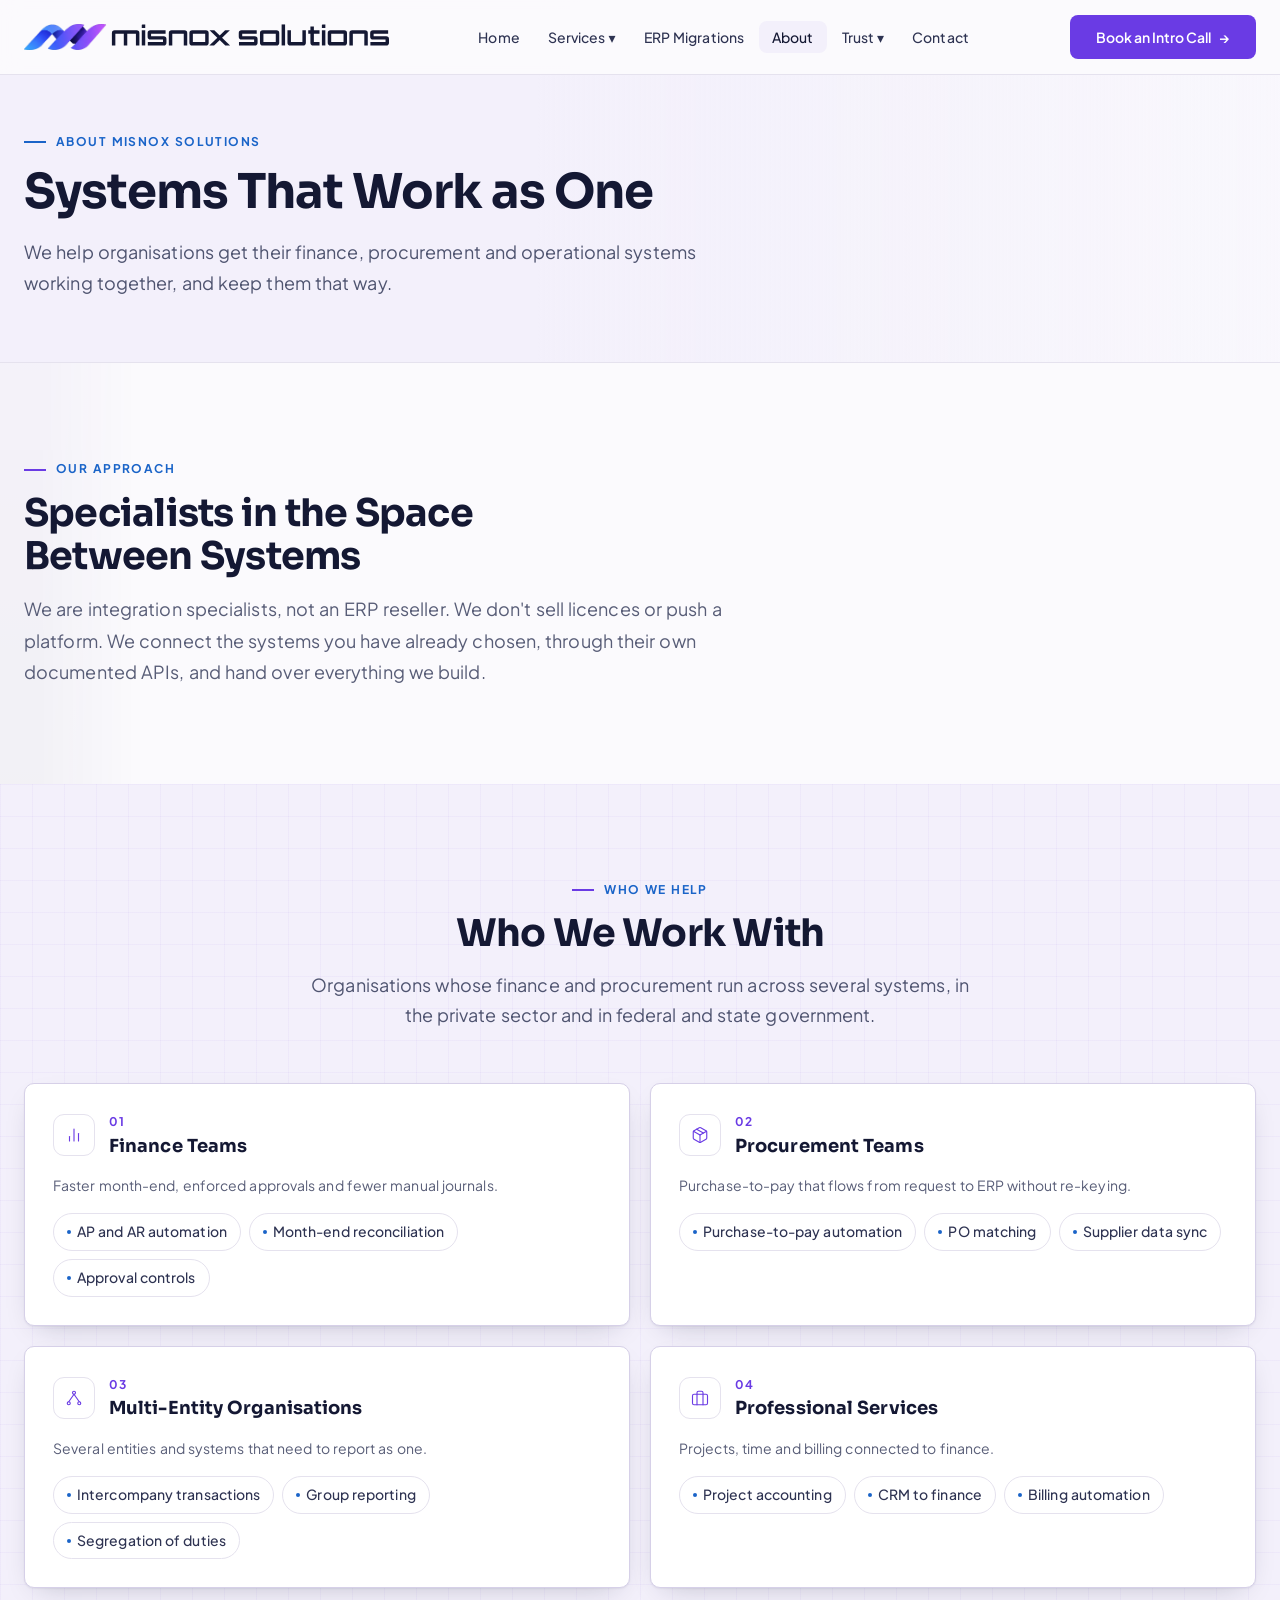
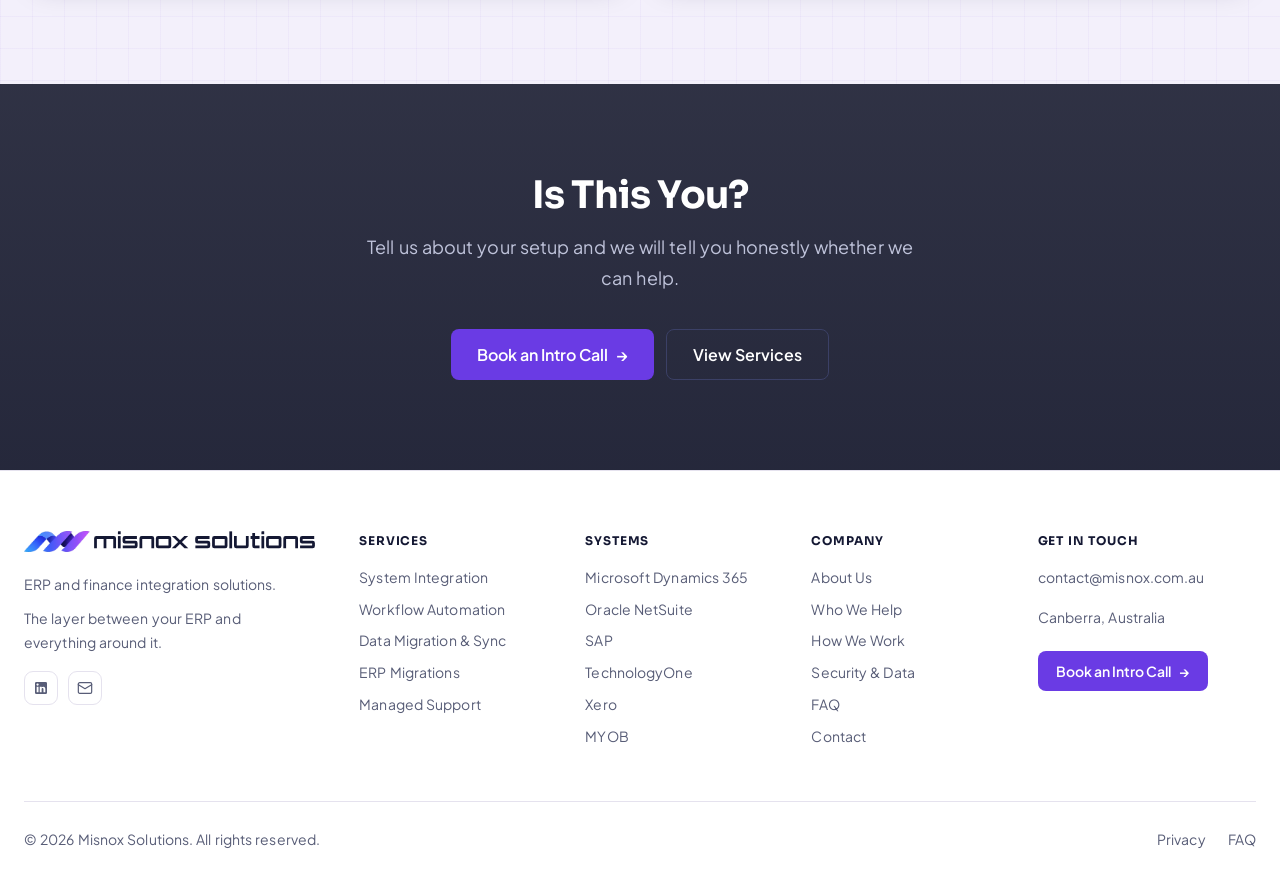
<file: industries/index.html>
<!doctype html><html lang="en"><head><meta charset="utf-8"><meta name="robots" content="noindex"><link rel="canonical" href="https://misnox.com.au/about/"><meta http-equiv="refresh" content="0; url=/about/#who"><title>Moved | Misnox Solutions</title><script>location.replace('/about/#who')</script></head><body><p>This page has moved: <a href="/about/#who">/about/#who</a></p></body></html>
</file>
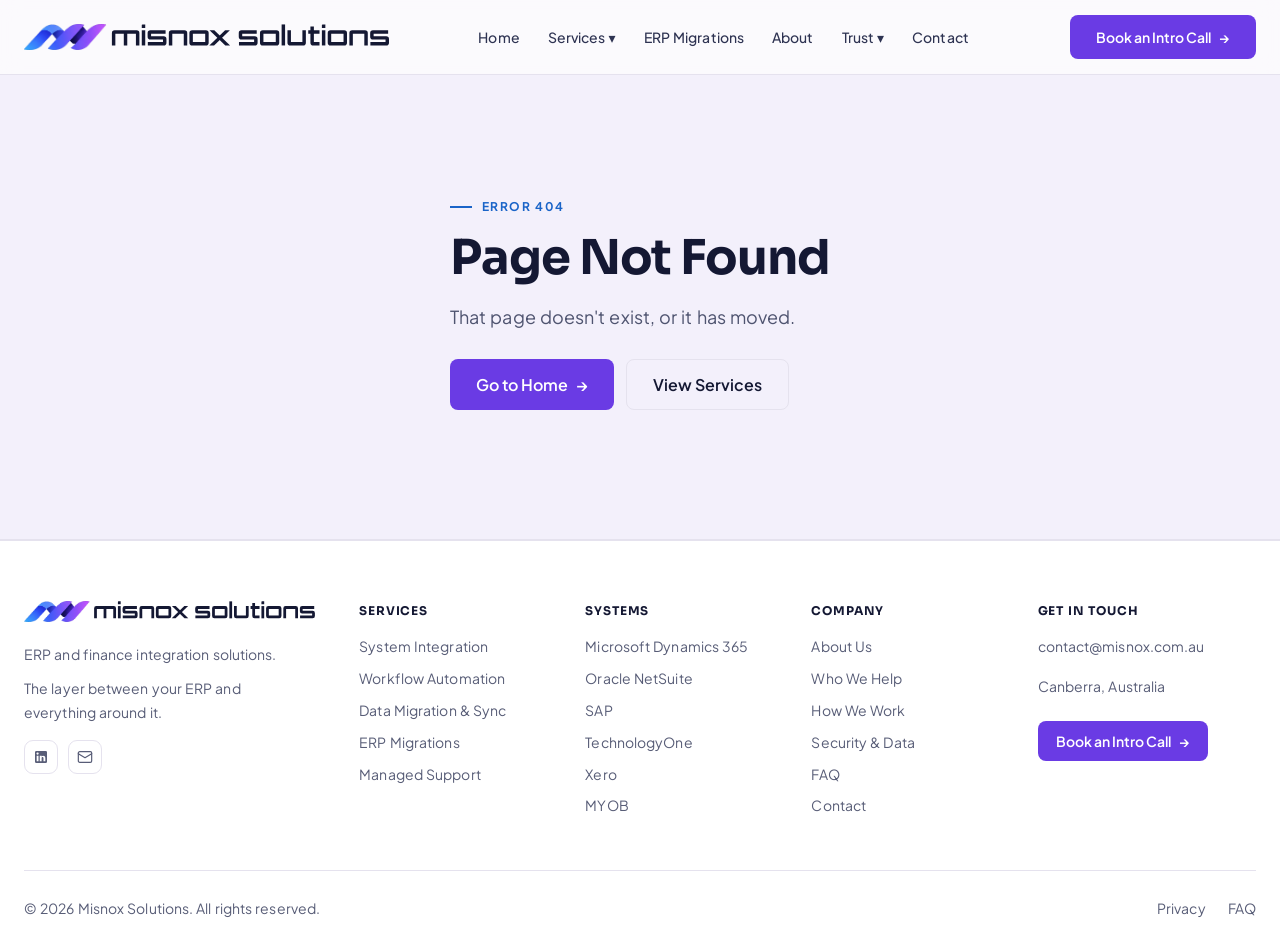
<file: privacy/index.html>
<!DOCTYPE html>
<html lang="en">
<head>
<meta charset="UTF-8"/>
<meta name="viewport" content="width=device-width, initial-scale=1.0"/>
<title>Privacy Policy | Misnox Solutions</title>
<meta name="description" content="How Misnox Solutions handles personal information under the Australian Privacy Principles."/>
<meta name="theme-color" content="#FBFAFD"/>
<link rel="apple-touch-icon" href="/brand/apple-touch-icon.png"/>
<link rel="manifest" href="/site.webmanifest"/>
<link rel="canonical" href="https://misnox.com.au/privacy/"/>

<!-- Open Graph -->
<meta property="og:type" content="website"/>
<meta property="og:site_name" content="Misnox Solutions"/>
<meta property="og:title" content="Privacy Policy | Misnox Solutions"/>
<meta property="og:description" content="How Misnox Solutions handles personal information under the Australian Privacy Principles."/>
<meta property="og:url" content="https://misnox.com.au/privacy/"/>
<meta property="og:image" content="https://misnox.com.au/og-share-v2.png"/>
<meta property="og:image:width" content="1200"/>
<meta property="og:image:height" content="630"/>
<meta property="og:image:alt" content="Misnox Solutions — Your systems, connected. Your controls, enforced."/>
<meta property="og:locale" content="en_AU"/>

<!-- Twitter -->
<meta name="twitter:card" content="summary_large_image"/>
<meta name="twitter:title" content="Privacy Policy | Misnox Solutions"/>
<meta name="twitter:description" content="How Misnox Solutions handles personal information under the Australian Privacy Principles."/>
<meta name="twitter:image" content="https://misnox.com.au/og-share-v2.png"/>

<!-- Favicon (inline SVG — no external file needed) -->
<link rel="icon" type="image/png" sizes="32x32" href="/brand/favicon-32.png"/>
<link rel="preconnect" href="https://fonts.googleapis.com"><link rel="preconnect" href="https://fonts.gstatic.com" crossorigin><link rel="stylesheet" href="https://fonts.googleapis.com/css2?family=Sora:wght@600;700;800&amp;family=Plus+Jakarta+Sans:wght@400;500;600;700&amp;family=IBM+Plex+Mono:wght@500&amp;display=swap">

<!-- Local business structured data -->
<script type="application/ld+json">
{
  "@context":"https://schema.org",
  "@type":"ProfessionalService",
  "name":"Misnox Solutions",
  "description":"ERP and finance system integration. We connect Dynamics 365, Business Central, NetSuite, Oracle, SAP, TechnologyOne, Xero, MYOB and other business platforms — with financial controls enforced in the workflow.",
  "url":"https://misnox.com.au/",
  "email":"contact@misnox.com.au",
  "address":{"@type":"PostalAddress","addressLocality":"Canberra","addressRegion":"ACT","addressCountry":"AU"},
  "sameAs":["https://linkedin.com/company/misnox-solutions"],
  "knowsAbout":["ERP integration","Microsoft Dynamics 365","Business Central","NetSuite","Oracle Fusion","SAP","TechnologyOne","Xero","MYOB","accounts payable automation","system integration","finance automation"],
  "hasOfferCatalog":{
    "@type":"OfferCatalog","name":"Integration Services",
    "itemListElement":[
      {"@type":"Offer","itemOffered":{"@type":"Service","name":"ERP Integration","description":"Connect ERP, finance, and procurement platforms with enforced financial controls."}},
      {"@type":"Offer","itemOffered":{"@type":"Service","name":"Data Migration & Sync","description":"Move data between platforms and keep systems in sync."}},
      {"@type":"Offer","itemOffered":{"@type":"Service","name":"Workflow Automation","description":"Invoice processing, approval routing and finance workflow automation."}},
      {"@type":"Offer","itemOffered":{"@type":"Service","name":"Managed Integration Support","description":"Monitoring, exception handling, and optimisation of live integrations."}}
    ]
  }
}
</script>
<style>
:root{--fs-xs:.75rem;--fs-sm:.875rem;--fs-base:1rem;--fs-lg:1.125rem;--fs-xl:1.25rem;--fs-h3:1.125rem;--fs-h2:clamp(1.75rem,3vw,2.375rem);--fs-h1:clamp(2rem,4vw,3rem);--fs-hero:clamp(2.5rem,4.6vw,3.75rem)}

:root{
  --bg:#FBFAFD;--bg2:#F3F0FB;--bg3:#FFFFFF;--surface:#FFFFFF;--ink:#141833;--ink2:#2E3352;--line:#E5E2EE;
  --accent:#6A3BE4;--accent2:#1A64C8;--teal:#6A3BE4;--brand-grad:linear-gradient(90deg,#3794FD,#7A4CF0);--btn-grad:linear-gradient(135deg,#0E8FA8,#6A3BE4);
  --green:#17784C;--navy:#141833;--navy2:#22274A;
  --muted:#585D77;--white:#fff;
  --r:18px;--r-sm:12px;--tr:0.3s cubic-bezier(0.4,0,0.2,1);
}
*{margin:0;padding:0;box-sizing:border-box}
html{scroll-behavior:smooth}

/* ── A11Y: focus + reduced motion ── */
:focus-visible{outline:2px solid var(--accent2);outline-offset:3px;border-radius:6px}
.sr-only{position:absolute;width:1px;height:1px;padding:0;margin:-1px;overflow:hidden;clip:rect(0,0,0,0);white-space:nowrap;border:0}
.skip-link{background:#6A3BE4!important;position:absolute;left:-9999px;top:0;z-index:2000;background:var(--accent);color:var(--ink);padding:12px 20px;border-radius:0 0 8px 0;font-weight:600;font-size:var(--fs-sm)}
.skip-link:focus{left:0}
@media(prefers-reduced-motion:reduce){
  *,*::before,*::after{animation-duration:0.01ms!important;animation-iteration-count:1!important;transition-duration:0.01ms!important;scroll-behavior:auto!important}
  .reveal{opacity:1!important;transform:none!important}
  .hero-content>*{opacity:1!important}
}
body{font-family:-apple-system,BlinkMacSystemFont,'Segoe UI',system-ui,sans-serif;background:var(--bg);color:var(--ink);line-height:1.65;-webkit-font-smoothing:antialiased}
a{text-decoration:none;color:inherit}

/* ── UTIL ── */
.container{max-width:80rem;margin:0 auto;padding:0 24px}
.eyebrow{font-size:var(--fs-xs);font-weight:600;letter-spacing:0.22em;text-transform:uppercase;color:var(--muted);margin-bottom:16px}
.section{padding:96px 0}.section-sm{padding:60px 0}

/* ── REVEAL ── */
.reveal{opacity:0;transform:translateY(34px) scale(0.985);transition:opacity 0.9s cubic-bezier(0.16,1,0.3,1),transform 0.9s cubic-bezier(0.16,1,0.3,1);will-change:opacity,transform}
.reveal.visible{opacity:1;transform:none;will-change:auto}
.reveal-delay-1{transition-delay:0.1s}.reveal-delay-2{transition-delay:0.2s}.reveal-delay-3{transition-delay:0.3s}

/* ── BUTTONS ── */
.btn{display:inline-flex;align-items:center;gap:8px;font-weight:600;font-size:var(--fs-base);padding:13px 26px;border-radius:var(--r-sm);border:none;cursor:pointer;transition:var(--tr);white-space:nowrap}
.btn-primary{background:var(--btn-grad);color:var(--ink);box-shadow:0 4px 20px rgba(122,76,240,0.35)}
.btn-primary:hover{background:linear-gradient(135deg,#12A0BB,#7A4CF0);transform:translateY(-1px);box-shadow:0 6px 26px rgba(122,76,240,0.45)}
.btn-ghost{background:var(--surface);color:var(--ink);border:1px solid var(--line)}
.btn-ghost:hover{background:var(--surface);border-color:var(--line)}
.btn-outline{background:transparent;color:var(--ink);border:1.5px solid var(--line)}
.btn-outline:hover{background:var(--surface);border-color:var(--line)}
.btn-dark{background:var(--navy);color:var(--ink)}
.btn-dark:hover{background:var(--navy2);transform:translateY(-2px)}
.btn-lg{padding:15px 32px;font-size:var(--fs-base);border-radius:14px}
.arrow{transition:transform var(--tr)}.btn:hover .arrow{transform:translateX(3px)}

/* ── NAV ── */
#main-nav{position:fixed;top:0;left:0;right:0;z-index:1000;transition:background var(--tr)}
#main-nav.scrolled{background:rgba(18,24,40,0.92);backdrop-filter:blur(20px);box-shadow:0 1px 0 rgba(20,24,51,0.08)}
.nav-inner{max-width:80rem;margin:0 auto;padding:0 24px;height:74px;display:flex;align-items:center;justify-content:space-between}
.nav-logo{display:flex;align-items:center;gap:12px;font-weight:800;font-size:var(--fs-lg)}
.logo-img{height:30px;width:auto;display:block}.nav-link{white-space:nowrap}@media(max-width:1280px){.nav-logo .logo-img{height:26px}}@media(max-width:1180px){.nav-logo .logo-img{height:22px}}@media(max-width:1100px){.nav-logo .logo-img{height:20px}.nav-links .nav-link{padding:7px 8px}}@media(min-width:961px) and (max-width:1040px){.nav-logo .logo-img{height:18px}.nav-links .nav-link{padding:7px 6px}}.footer-brand .logo-img{width:100%;max-width:380px;height:auto}
.logo-mark{width:50px;height:50px;flex-shrink:0;display:block}
@media(max-width:640px){.nav-cta{display:none}.nav-logo{gap:9px}.logo-mark{width:34px;height:34px}.wordmark{font-size:1rem!important}.wordmark-sub{font-size:0.5rem!important;margin-top:4px!important}}
.wordmark{display:inline-flex;flex-direction:column;line-height:1;font-family:'Unbounded',-apple-system,'Segoe UI',sans-serif;font-weight:700;font-size:1.5rem;letter-spacing:0.04em;color:var(--ink)}
.wordmark-sub{font-weight:400;font-size:0.7rem;letter-spacing:0.42em;text-transform:uppercase;color:var(--ink2);margin-top:6px}
.nav-links{display:flex;align-items:center;gap:2px;list-style:none}
.nav-link{padding:7px 13px;border-radius:8px;font-size:var(--fs-sm);font-weight:500;color:var(--ink2);transition:var(--tr);cursor:pointer}
.nav-link:hover,.nav-link.active{color:var(--ink);background:var(--surface)}
.has-dropdown{position:relative}
.dropdown{position:absolute;top:calc(100%+8px);left:50%;transform:translateX(-50%) translateY(-6px);background:#0d1929;border-radius:14px;box-shadow:0 8px 32px rgba(0,0,0,0.5);padding:6px;min-width:210px;opacity:0;pointer-events:none;transition:opacity 0.2s,transform 0.2s;border:1px solid var(--line)}
.has-dropdown:hover .dropdown{opacity:1;pointer-events:auto;transform:translateX(-50%) translateY(0)}
.dropdown a{display:block;padding:9px 14px;border-radius:9px;font-size:var(--fs-sm);color:var(--ink2);font-weight:500;transition:var(--tr)}
.dropdown a:hover{background:var(--surface);color:var(--ink)}
.mobile-toggle{display:none;background:none;border:none;cursor:pointer;color:var(--ink);padding:8px}
.mobile-menu{display:none;background:#0a1220;border-top:1px solid var(--line);padding:16px 24px}
.mobile-menu a{display:block;padding:11px 0;border-bottom:1px solid var(--line);font-size:var(--fs-base);color:var(--ink2)}

/* ════════════════════════════════
   HERO — split with flow stack
════════════════════════════════ */
.hero{min-height:100vh;display:flex;align-items:center;position:relative;overflow:hidden;background:radial-gradient(ellipse 70% 60% at 75% 30%,#182036 0%,var(--bg) 60%);padding-top:74px}
.hero-glow{position:absolute;width:640px;height:640px;border-radius:50%;background:radial-gradient(circle,rgba(122,76,240,0.13) 0%,transparent 65%);right:-140px;top:8%;pointer-events:none}
.hero-glow-2{position:absolute;width:420px;height:420px;border-radius:50%;background:radial-gradient(circle,rgba(122,76,240,0.08) 0%,transparent 65%);left:-120px;bottom:5%;pointer-events:none}

.hero-split{display:grid;grid-template-columns:1.08fr 1fr;gap:72px;align-items:center;padding:72px 0;position:relative;z-index:2}

@keyframes hFadeUp{from{opacity:0;transform:translateY(26px)}to{opacity:1;transform:translateY(0)}}
.hero-left>*{opacity:0;animation:hFadeUp 0.75s cubic-bezier(0.4,0,0.2,1) forwards}
.ha0{animation-delay:0.05s}.ha1{animation-delay:0.16s}.ha2{animation-delay:0.28s}.ha3{animation-delay:0.4s}.ha4{animation-delay:0.52s}

.hero-pill{display:inline-flex;align-items:center;gap:9px;padding:7px 16px;background:var(--surface);border:1px solid var(--line);border-radius:100px;font-size:var(--fs-xs);font-weight:700;color:var(--accent2);letter-spacing:0.12em;text-transform:uppercase;margin-bottom:30px}
.hero-pill-dot{width:6px;height:6px;border-radius:50%;background:var(--accent2)}

.hero h1{font-size:clamp(2.6rem,4.8vw,4.1rem);font-weight:800;line-height:1.08;letter-spacing:-0.032em;color:var(--ink);margin-bottom:24px}
.hero h1 .hl{position:relative;white-space:nowrap;color:var(--accent2);background:var(--brand-grad);-webkit-background-clip:text;background-clip:text;-webkit-text-fill-color:transparent}
.hero h1 .hl::after{content:'';position:absolute;left:0;right:0;bottom:4px;height:9px;background:linear-gradient(90deg,rgba(55,148,253,0.22),rgba(122,76,240,0.22));border-radius:3px;z-index:-1}

.hero-sub{font-size:var(--fs-base);color:var(--muted);max-width:480px;line-height:1.75;margin-bottom:36px}
.hero-actions{display:flex;gap:14px;flex-wrap:wrap;margin-bottom:44px}

/* ── FLOW STACK (right panel) ── */
.flow-stack{position:relative;display:flex;flex-direction:column;align-items:stretch;max-width:430px;margin-left:auto;opacity:0;animation:hFadeUp 0.85s cubic-bezier(0.4,0,0.2,1) 0.45s forwards,stackFloat 8s ease-in-out 1.6s infinite}
@keyframes stackFloat{0%,100%{transform:translateY(0)}50%{transform:translateY(-10px)}}
.fs-card{background:var(--surface);border:1px solid var(--line);border-radius:14px;padding:18px 22px;backdrop-filter:blur(12px);position:relative}
.fs-head{display:flex;align-items:center;justify-content:space-between;gap:12px}
.fs-title{font-size:var(--fs-sm);font-weight:700;color:var(--ink)}
.fs-sys{font-size:var(--fs-xs);font-weight:600;letter-spacing:0.08em;text-transform:uppercase;color:var(--muted)}
.fs-badge{font-size:var(--fs-xs);font-weight:700;padding:4px 11px;border-radius:100px;white-space:nowrap}
.fs-badge.in{background:var(--surface);color:var(--muted)}
.fs-badge.ok{background:rgba(52,211,153,0.14);color:var(--green)}
.fs-hub{border-color:rgba(122,76,240,0.45);background:linear-gradient(135deg,rgba(122,76,240,0.14),rgba(122,76,240,0.08));box-shadow:0 8px 32px rgba(122,76,240,0.15)}
.fs-hub .fs-title{display:flex;align-items:center;gap:9px}
.fs-logo{width:20px;height:20px;flex-shrink:0;display:inline-block}
.fs-checks{display:flex;flex-direction:column;gap:7px;margin-top:13px;padding-top:13px;border-top:1px solid var(--line)}
.fs-check{display:flex;align-items:center;gap:9px;font-size:var(--fs-xs);color:var(--muted)}
.fs-check::before{content:'✓';width:15px;height:15px;border-radius:50%;background:rgba(52,211,153,0.15);color:var(--green);font-size:var(--fs-xs);font-weight:800;display:inline-flex;align-items:center;justify-content:center;flex-shrink:0}
/* connectors with travelling pulse */
.fs-link{width:2px;height:34px;background:var(--surface);margin:0 auto;position:relative;overflow:visible}
.fs-pulse{position:absolute;left:50%;transform:translateX(-50%);width:7px;height:7px;border-radius:50%;background:var(--accent2);box-shadow:0 0 10px rgba(55,148,253,0.8);animation:pulseDown 2.6s ease-in-out infinite}
.fs-link-2 .fs-pulse{animation-delay:1.3s}
@keyframes pulseDown{0%{top:-4px;opacity:0}12%{opacity:1}88%{opacity:1}100%{top:calc(100% - 3px);opacity:0}}
.fs-note{text-align:center;font-size:var(--fs-xs);color:var(--muted);margin-top:16px;letter-spacing:0.05em;font-style:italic}

/* Hero promise strip *//* Hero promise strip */
.hero-promises{display:flex;gap:22px;flex-wrap:wrap}
.hp-item{display:flex;align-items:center;gap:9px;font-size:var(--fs-sm);color:var(--muted)}
.hp-item::before{content:'';width:14px;height:14px;border-radius:50%;background:var(--surface);border:1px solid rgba(55,148,253,0.4);background-image:url("data:image/svg+xml,%3Csvg xmlns='http://www.w3.org/2000/svg' viewBox='0 0 24 24' fill='none' stroke='%233794FD' stroke-width='3' stroke-linecap='round' stroke-linejoin='round'%3E%3Cpolyline points='20 6 9 17 4 12'/%3E%3C/svg%3E");background-size:8px;background-repeat:no-repeat;background-position:center;flex-shrink:0}

/* ── LEAD MAGNET / SECONDARY CTA ── */
.lead-box{display:flex;align-items:center;justify-content:space-between;gap:28px;flex-wrap:wrap;background:var(--surface);border:1px solid var(--line);border-left:3px solid var(--accent);border-radius:var(--r);padding:32px 36px}
.lead-box h3{font-size:var(--fs-lg);font-weight:700;color:var(--ink);margin-bottom:6px}
.lead-box p{font-size:var(--fs-sm);color:var(--muted);line-height:1.6;max-width:520px}

details summary::-webkit-details-marker{display:none}
details[open]{border-color:var(--line)!important}
details[open] summary span{transform:rotate(45deg)}
details summary span{transition:transform 0.25s;display:inline-block}
details summary:focus-visible{outline:2px solid var(--accent2);outline-offset:4px}

/* ── STATIC PLATFORM STRIP ── */
.platform-strip{padding:20px 0;border-bottom:1px solid var(--line);background:var(--bg)}
.platform-strip .container{display:flex;align-items:baseline;gap:24px;flex-wrap:wrap;justify-content:center}
.pstrip-label{font-size:var(--fs-xs);font-weight:600;letter-spacing:0.2em;text-transform:uppercase;color:var(--muted)}
.pstrip-items{font-size:var(--fs-sm);color:var(--muted);letter-spacing:0.02em}

/* ── BENTO GRID ── *//* ── BENTO GRID ── */
.bento{display:grid;grid-template-columns:repeat(3,1fr);gap:14px}
.bcard{background:var(--surface);border:1px solid var(--line);border-radius:var(--r);padding:32px;position:relative;overflow:hidden;transition:border-color var(--tr),background var(--tr),transform var(--tr)}
.bcard:hover{border-color:var(--line);background:var(--surface);transform:translateY(-3px)}
.bcard-wide{grid-column:span 2}
.bcard-icon{width:46px;height:46px;border-radius:12px;background:var(--surface);border:1px solid var(--line);display:flex;align-items:center;justify-content:center;margin-bottom:20px;color:var(--accent)}
.bcard h3{font-size:var(--fs-base);font-weight:700;color:var(--ink);margin-bottom:10px}
.bcard p{font-size:var(--fs-sm);color:var(--muted);line-height:1.65}
.bcard-cta{display:inline-flex;align-items:center;gap:6px;font-size:var(--fs-sm);font-weight:600;color:var(--accent);margin-top:18px;transition:gap var(--tr)}
.bcard-cta:hover{gap:10px}
/* Wide card mini visual */
.bcard-visual{position:absolute;right:-10px;bottom:-10px;opacity:0.5;pointer-events:none}

/* ── PROCESS STRIP ── */
.process-strip{display:grid;grid-template-columns:repeat(4,1fr);gap:0;position:relative}
.process-strip::before{content:'';position:absolute;top:15px;left:8%;right:8%;height:1px;background:var(--surface)}
.ps-item{display:flex;flex-direction:column;align-items:center;text-align:center;padding:0 16px;position:relative}
.ps-num{font-size:2rem;font-weight:200;color:var(--accent2);line-height:1;margin-bottom:18px;font-variant-numeric:tabular-nums}
.ps-item h3{font-size:var(--fs-base);font-weight:700;color:var(--ink);margin-bottom:8px}
.ps-item p{font-size:var(--fs-sm);color:var(--muted);line-height:1.6}

/* ── SECTION STYLES ── */
h2.st{font-size:clamp(1.8rem,3.4vw,2.6rem);font-weight:700;color:var(--ink);letter-spacing:-0.028em;line-height:1.14;margin-bottom:14px}
.sd{font-size:var(--fs-base);color:var(--muted);max-width:560px;line-height:1.7}
.sh{margin-bottom:52px}.sh.c{text-align:center;display:flex;flex-direction:column;align-items:center}
.sh.c::before{content:'';width:34px;height:3px;border-radius:2px;background:linear-gradient(90deg,var(--accent),var(--teal));margin-bottom:18px}
.sh.c .sd{text-align:center}

/* ── PLATFORM BADGES ── */
.pf-badge{width:36px;height:36px;border-radius:10px;display:inline-flex;align-items:center;justify-content:center;background:var(--surface);border:1px solid var(--line);flex-shrink:0}
.pf-badge svg{display:block}
.pf-badge-txt{font-weight:800;color:var(--ink);letter-spacing:0.02em;line-height:1}
.pf-badge-sm{width:28px;height:28px;border-radius:8px}
.pf-grid{display:grid;grid-template-columns:repeat(2,minmax(0,1fr));gap:12px}
@media(max-width:768px){.pf-grid{grid-template-columns:1fr}}
.pf-pair{display:inline-flex;gap:6px;flex-shrink:0}
.pf-head{display:flex;align-items:center;gap:13px;margin-bottom:12px}
.pf-head h3{margin-bottom:0!important}

/* ── CHECKLIST ── */
.ck-grid{display:grid;grid-template-columns:1fr 1fr;gap:0 56px;border-top:1px solid var(--line)}
.ck-item{display:flex;align-items:flex-start;gap:14px;padding:18px 0;background:transparent;border:none;border-bottom:1px solid var(--line);border-radius:0;transition:padding-left 0.25s ease}
.ck-item:hover{padding-left:8px}
.ck-icon{width:20px;height:20px;border-radius:6px;background:transparent;border:1px solid rgba(55,148,253,0.45);display:flex;align-items:center;justify-content:center;flex-shrink:0;margin-top:2px}
.ck-icon svg{width:10px;height:10px;stroke:var(--accent2);stroke-width:2.2;fill:none;stroke-linecap:round;stroke-linejoin:round}
.ck-item strong{display:block;font-size:var(--fs-sm);font-weight:700;color:var(--ink);margin-bottom:2px}
.ck-item span{font-size:var(--fs-xs);color:var(--muted);line-height:1.5}

/* ── WHY 3-UP ── */
.why-grid{display:grid;grid-template-columns:repeat(3,1fr);gap:14px}
.why-card{background:var(--surface);border:1px solid var(--line);border-radius:var(--r);padding:32px;transition:var(--tr)}
.why-card:hover{border-color:var(--line);background:var(--surface)}
.why-card h3{font-size:var(--fs-base);font-weight:700;color:var(--ink);margin-bottom:10px;margin-top:18px}
.why-card p{font-size:var(--fs-sm);color:var(--muted);line-height:1.65}

/* ── CTA BAND ── */
.cta-band{padding:90px 0;position:relative;overflow:hidden;background:linear-gradient(135deg,#1a2140 0%,#232a52 100%);border-top:1px solid var(--line)}
.cta-band::before{content:'';position:absolute;inset:0;background-image:radial-gradient(rgba(55,148,253,0.14) 1px,transparent 1px);background-size:26px 26px;mask-image:radial-gradient(ellipse 70% 80% at 50% 50%,black 0%,transparent 100%);pointer-events:none}
.cta-band::after{content:none}
.cta-inner{position:relative;z-index:1;text-align:center;max-width:600px;margin:0 auto}
.cta-inner h2{font-size:clamp(1.75rem,3vw,2.5rem);font-weight:800;color:var(--ink);letter-spacing:-0.02em;margin-bottom:14px}
.cta-inner p{font-size:var(--fs-lg);color:var(--muted);margin-bottom:36px;line-height:1.7}
.cta-btns{display:flex;gap:12px;justify-content:center;flex-wrap:wrap}

/* ── GLASS CARD (dark sections) ── */
.glass-card{background:var(--surface);border:1px solid var(--line);border-radius:var(--r);padding:32px;transition:var(--tr)}
.glass-card:hover{background:var(--surface);border-color:var(--line);transform:translateY(-4px)}
.glass-card h3{font-size:var(--fs-base);font-weight:700;color:var(--ink);margin-bottom:10px}
.glass-card p{font-size:var(--fs-sm);color:var(--muted);line-height:1.65}

/* ── GRID UTILS ── */
.grid-3{display:grid;grid-template-columns:repeat(3,1fr);gap:20px}
.grid-2{display:grid;grid-template-columns:repeat(2,1fr);gap:20px}
.split{display:grid;grid-template-columns:1fr 1fr;gap:64px;align-items:center}
.split.r{direction:rtl}.split.r>*{direction:ltr}

/* ── MISC ── */
.chips{display:flex;flex-wrap:wrap;gap:8px;margin-top:20px}
.chip{display:inline-flex;align-items:center;gap:6px;padding:6px 13px;border-radius:100px;background:var(--surface);border:1px solid var(--line);font-size:var(--fs-xs);font-weight:500;color:var(--ink2)}
.chip::before{content:'';width:4px;height:4px;border-radius:50%;background:var(--accent2);flex-shrink:0}
.feature-list{list-style:none;display:flex;flex-direction:column;gap:11px}
.feature-list li{display:flex;align-items:flex-start;gap:11px;font-size:var(--fs-base);color:var(--muted)}
.feature-list li::before{content:'';width:20px;height:20px;border-radius:50%;background:var(--accent);flex-shrink:0;margin-top:2px;background-image:url("data:image/svg+xml,%3Csvg xmlns='http://www.w3.org/2000/svg' viewBox='0 0 20 20' fill='white'%3E%3Cpath fill-rule='evenodd' d='M16.707 5.293a1 1 0 010 1.414l-8 8a1 1 0 01-1.414 0l-4-4a1 1 0 011.414-1.414L8 12.586l7.293-7.293a1 1 0 011.414 0z' clip-rule='evenodd'/%3E%3C/svg%3E");background-size:12px;background-repeat:no-repeat;background-position:center}
.steps{display:flex;flex-direction:column;gap:0}
.step{display:flex;gap:20px;position:relative;padding-bottom:28px}
.step:last-child{padding-bottom:0}
.step:not(:last-child)::after{content:'';position:absolute;left:18px;top:44px;bottom:4px;width:1px;background:var(--surface)}
.step-num{width:38px;height:38px;border-radius:10px;background:var(--surface);border:1px solid var(--line);color:var(--ink2);font-weight:700;font-size:var(--fs-sm);display:flex;align-items:center;justify-content:center;flex-shrink:0}
.step-body h3{font-size:var(--fs-base);font-weight:700;color:var(--ink);margin-bottom:4px}
.step-body p{font-size:var(--fs-sm);color:var(--muted);line-height:1.6}
.platform-tags{display:flex;flex-wrap:wrap;gap:10px}
.platform-tag{padding:7px 17px;background:var(--surface);border:1px solid var(--line);border-radius:100px;font-size:var(--fs-xs);font-weight:600;color:var(--muted);transition:var(--tr)}
.platform-tag:hover{border-color:var(--accent);color:var(--accent)}
.num-card{background:var(--surface);border:1px solid var(--line);border-radius:var(--r);padding:28px}
.num-card:hover{border-color:var(--line);transform:translateY(-3px)}
.num-card{transition:var(--tr)}
.num-card .num{font-size:var(--fs-xs);font-weight:800;letter-spacing:0.08em;color:var(--accent);margin-bottom:8px;text-transform:uppercase}
.num-card h3{font-size:var(--fs-base);font-weight:700;color:var(--ink);margin-bottom:6px}
.num-card p{font-size:var(--fs-sm);color:var(--muted);line-height:1.65}
.card{background:var(--surface);border:1px solid var(--line);border-radius:var(--r);padding:28px;transition:var(--tr)}
.card:hover{border-color:var(--line);transform:translateY(-3px)}
.card h3{font-size:var(--fs-base);font-weight:700;color:var(--ink);margin-bottom:8px}
.card p{font-size:var(--fs-sm);color:var(--muted);line-height:1.65}
.card-link{display:inline-flex;align-items:center;gap:6px;font-size:var(--fs-sm);font-weight:600;color:var(--accent);margin-top:14px;transition:gap var(--tr)}
.card-link:hover{gap:10px}
.card-icon{width:44px;height:44px;border-radius:11px;background:var(--surface);border:1px solid var(--line);display:flex;align-items:center;justify-content:center;margin-bottom:18px;color:var(--accent)}
.outcome-card{border-radius:var(--r);border:1px solid var(--line);padding:26px;background:var(--surface);transition:var(--tr)}
.outcome-card:hover{border-color:var(--line);transform:translateY(-3px)}
.outcome-card h3{font-size:var(--fs-base);font-weight:700;color:var(--ink);margin-bottom:7px}
.outcome-card p{font-size:var(--fs-sm);color:var(--muted);line-height:1.65}

/* ── PAGE HERO ── */
.page-hero{padding:140px 0 72px;background:var(--navy);position:relative;overflow:hidden}
.page-hero::before{content:'';position:absolute;width:600px;height:600px;border-radius:50%;background:radial-gradient(circle,rgba(122,76,240,0.08) 0%,transparent 65%);right:-100px;top:-100px;pointer-events:none}
.page-hero-content{position:relative;z-index:1;max-width:680px}
.page-hero .eyebrow{color:var(--accent2)}
.page-hero h1{font-size:clamp(1.9rem,4vw,3rem);font-weight:800;color:var(--ink);letter-spacing:-0.03em;line-height:1.1;margin-bottom:18px}
.page-hero p{font-size:var(--fs-lg);color:var(--muted);line-height:1.7;max-width:560px}
.section-dark{background:var(--navy);color:var(--ink)}
.section-alt{background:var(--bg2)}
label{display:block;font-size:var(--fs-sm);font-weight:600;color:var(--ink2);margin-bottom:7px}
input,select,textarea{width:100%;padding:12px 15px;border:1px solid var(--line);border-radius:10px;font-size:var(--fs-base);font-family:inherit;color:var(--ink);background:var(--surface);transition:border-color var(--tr),background var(--tr),box-shadow var(--tr);outline:none}
input::placeholder,textarea::placeholder{color:var(--muted)}
input:hover,select:hover,textarea:hover{border-color:var(--line);background:var(--surface)}
input:focus,select:focus,textarea:focus{border-color:var(--accent);background:var(--surface);box-shadow:0 0 0 3px rgba(122,76,240,0.14)}
select{appearance:none;-webkit-appearance:none;background-image:url("data:image/svg+xml,%3Csvg xmlns='http://www.w3.org/2000/svg' viewBox='0 0 24 24' fill='none' stroke='%233794FD' stroke-width='2' stroke-linecap='round'%3E%3Cpolyline points='6 9 12 15 18 9'/%3E%3C/svg%3E");background-repeat:no-repeat;background-position:right 14px center;background-size:16px;padding-right:40px;cursor:pointer}
select option{background:#0d1929;color:var(--ink)}
.form-note{font-size:var(--fs-xs);color:var(--muted);margin-top:14px;line-height:1.6}
textarea{resize:vertical;min-height:130px}
.form-grid{display:grid;grid-template-columns:1fr 1fr;gap:16px}
.form-full{grid-column:1/-1}
.contact-info-card{background:var(--navy);border-radius:var(--r);padding:36px;height:100%}
.contact-info-card h3{font-size:var(--fs-lg);font-weight:700;color:var(--ink);margin-bottom:22px}
.contact-item{display:flex;gap:14px;margin-bottom:20px}
.contact-item-icon{width:36px;height:36px;background:var(--surface);border-radius:9px;display:flex;align-items:center;justify-content:center;flex-shrink:0}
.contact-item-text p:first-child{font-size:var(--fs-xs);color:var(--muted);font-weight:500;margin-bottom:2px}
.contact-item-text a,.contact-item-text p:last-child{font-size:var(--fs-base);color:var(--ink2);font-weight:500}
.expect-list{margin-top:26px;padding-top:26px;border-top:1px solid var(--line)}
.expect-list h4{font-size:var(--fs-sm);font-weight:700;color:var(--muted);letter-spacing:0.06em;text-transform:uppercase;margin-bottom:12px}
.expect-item{display:flex;gap:10px;margin-bottom:9px;font-size:var(--fs-sm);color:var(--ink2)}
.expect-item::before{content:'✓';color:var(--accent2);font-weight:700;flex-shrink:0}

/* ── FOOTER ── */
footer{background:#0d1220;color:var(--muted);padding:60px 0 28px}
.footer-grid{display:grid;grid-template-columns:2fr 1fr 1fr 1.5fr;gap:44px;margin-bottom:44px}
.footer-brand p{font-size:var(--fs-sm);line-height:1.7;max-width:270px;margin-top:14px}
.footer-col h4{font-size:var(--fs-xs);font-weight:700;color:var(--muted);letter-spacing:0.07em;text-transform:uppercase;margin-bottom:14px}
.footer-col a{display:block;font-size:var(--fs-sm);margin-bottom:8px;color:var(--muted);transition:color var(--tr)}
.footer-col a:hover{color:var(--accent2)}
.footer-contact-item{display:flex;align-items:center;gap:7px;margin-bottom:8px;font-size:var(--fs-sm)}
.footer-bottom{border-top:1px solid var(--line);padding-top:26px;display:flex;justify-content:space-between;align-items:center;flex-wrap:wrap;gap:12px;font-size:var(--fs-xs)}
.footer-bottom-links{display:flex;gap:22px}
.footer-bottom-links a{color:var(--muted);transition:color var(--tr)}
.footer-bottom-links a:hover{color:var(--muted)}

/* ── RESPONSIVE ── */
@media(max-width:1024px){.hero-split{grid-template-columns:1fr;gap:52px}.flow-stack{margin:0 auto}.bento{grid-template-columns:repeat(2,1fr)}.bcard-wide{grid-column:span 2}.why-grid{grid-template-columns:repeat(2,1fr)}.process-strip{grid-template-columns:repeat(2,1fr);gap:32px}.process-strip::before{display:none}.footer-grid{grid-template-columns:1fr 1fr;gap:28px}.split{grid-template-columns:1fr;gap:40px}.split.r{direction:ltr}.grid-3{grid-template-columns:repeat(2,1fr)}}
@media(max-width:768px){
  .section{padding:56px 0}.section-sm{padding:44px 0}
  .container{padding:0 20px}
  .hero h1{font-size:2.2rem}
  .hero-sub{font-size:var(--fs-base)}
  .hero-split{grid-template-columns:1fr;gap:48px;padding:56px 0}
  .flow-stack{margin:0 auto;max-width:400px}
  .hero-promises{gap:12px 20px}
  .nav-links,.nav-cta{display:none}.mobile-toggle{display:flex}
  .bento{grid-template-columns:1fr}.bcard-wide{grid-column:span 1}
  .why-grid{grid-template-columns:1fr}
  .grid-3,.grid-2{grid-template-columns:1fr}
  .form-grid{grid-template-columns:1fr}
  .footer-grid{grid-template-columns:1fr 1fr}
  .ck-grid{grid-template-columns:1fr;gap:0}
  .process-strip{grid-template-columns:1fr;gap:36px}
  .lead-box{flex-direction:column;align-items:flex-start;padding:26px}
  .hero-actions{flex-direction:column;width:100%;max-width:340px}
  .hero-actions .btn{width:100%;justify-content:center}
  .sh{margin-bottom:38px}
  h2.st{font-size:1.65rem}
  .page-hero{padding:120px 0 56px}
  .cta-band{padding:64px 0}
  .platform-strip .container{gap:12px}
  .pstrip-items{font-size:var(--fs-xs);line-height:1.9}
}
@media(max-width:560px){
  .hero-promises{flex-direction:column;gap:10px}
  .fs-card{padding:15px 17px}
}
@media(max-width:480px){.footer-grid{grid-template-columns:1fr}.hero h1{font-size:2rem}.container{padding:0 16px}.btn-lg{padding:14px 24px;font-size:var(--fs-sm)}.card,.bcard,.why-card{padding:22px}}

/* ── Look & feel refresh (Nov 2026) ── */
h1,h2,h3,h4,.st{font-family:'Sora',-apple-system,BlinkMacSystemFont,'Segoe UI',system-ui,sans-serif}
h1,.st,.page-hero h1{letter-spacing:-0.022em}
/* lifted navy band to break the dark */
.section-light{background:linear-gradient(180deg,#1C2543 0%,#212B4D 100%);border-top:1px solid rgba(122,76,240,0.18);border-bottom:1px solid rgba(122,76,240,0.18);position:relative}
.section-light::before{content:'';position:absolute;inset:0;background:radial-gradient(ellipse 60% 50% at 50% 0%,rgba(55,148,253,0.08),transparent 70%);pointer-events:none}
.section-light .container{position:relative}
.section-light .why-card{background:var(--surface);border:1px solid var(--line)}
.section-light .why-card:hover{border-color:rgba(122,76,240,0.45);box-shadow:0 8px 28px rgba(0,0,0,0.25)}
.section-light .sd,.section-light .why-card p{color:var(--muted)}
/* integration hub diagram */
.hub{display:grid;grid-template-columns:1fr 70px minmax(220px,260px) 70px 1fr;align-items:center;gap:0;margin-top:8px}
.hub-col{display:flex;flex-direction:column;gap:10px}
.hub-label{font-size:var(--fs-xs);font-weight:700;letter-spacing:0.16em;text-transform:uppercase;color:var(--muted);margin-bottom:4px}
.hub-node{display:flex;align-items:center;gap:12px;padding:10px 14px;background:var(--surface);border:1px solid var(--line);border-radius:12px;font-size:var(--fs-sm);color:var(--ink2);font-weight:600}
.hub-node .ic{color:var(--accent2);display:inline-flex}
.hub-wire{height:2px;background:linear-gradient(90deg,rgba(55,148,253,0.15),rgba(122,76,240,0.55),rgba(55,148,253,0.15));position:relative;overflow:hidden}
.hub-wire::after{content:'';position:absolute;top:-2px;left:-20%;width:20%;height:6px;border-radius:3px;background:#3794FD;box-shadow:0 0 10px #3794FD;animation:wire 2.6s linear infinite}
.hub-wire.rev::after{animation-direction:reverse}
@keyframes wire{to{left:110%}}
.hub-core{text-align:center;padding:30px 22px;border-radius:22px;background:radial-gradient(circle at 50% 30%,rgba(122,76,240,0.22),rgba(55,148,253,0.06) 70%);border:1px solid rgba(122,76,240,0.4);box-shadow:0 0 60px rgba(122,76,240,0.18)}
.hub-core svg{width:64px;height:64px;display:block;margin:0 auto 14px}
.hub-core strong{display:block;font-family:'Sora',sans-serif;font-size:var(--fs-base);color:var(--ink);margin-bottom:6px}
.hub-core small{display:block;font-size:var(--fs-xs);color:var(--muted);line-height:1.6}
@media(max-width:900px){.hub{grid-template-columns:1fr;gap:14px}.hub-wire{height:28px;width:2px;margin:0 auto;background:linear-gradient(180deg,rgba(55,148,253,0.15),rgba(122,76,240,0.55),rgba(55,148,253,0.15))}.hub-wire::after{display:none}}
@media(prefers-reduced-motion:reduce){.hub-wire::after{animation:none;display:none}}
/* plain list instead of card grid */
.plist{display:grid;grid-template-columns:repeat(2,minmax(0,1fr));gap:0 48px;max-width:980px;margin:0 auto}
.plist-item{display:flex;gap:18px;padding:24px 0;border-top:1px solid var(--line)}
.plist-num{font-family:'Sora',sans-serif;font-size:var(--fs-sm);font-weight:700;color:var(--accent2);min-width:26px;padding-top:2px}
.plist-item h3{font-size:var(--fs-base);color:var(--ink);margin-bottom:6px}
.plist-item p{font-size:var(--fs-sm);color:var(--muted);line-height:1.65}
@media(max-width:768px){.plist{grid-template-columns:1fr}}
/* commitments as a quiet row */
.qrow{display:grid;grid-template-columns:repeat(4,minmax(0,1fr));gap:32px}
.qrow-item .card-icon{margin-bottom:16px}
.qrow-item h3{font-size:var(--fs-base);color:var(--ink);margin-bottom:8px}
.qrow-item p{font-size:var(--fs-sm);color:var(--muted);line-height:1.65}
@media(max-width:900px){.qrow{grid-template-columns:repeat(2,minmax(0,1fr))}}
@media(max-width:560px){.qrow{grid-template-columns:1fr}}

/* ── Light redesign (Nov 2026): calm light base, navy ink, logo violet for the main action only ── */
body{font-family:'Plus Jakarta Sans',-apple-system,'Segoe UI',system-ui,sans-serif;background:var(--bg);color:var(--ink)}
.reveal,.hero-left>*,.flow-stack{opacity:1!important;transform:none!important;animation:none!important;transition:none!important}
.hero-glow,.hero-glow-2,.page-hero::before,.cta-band::before,.section-light::before{display:none!important}
.eyebrow{color:var(--accent2);font-family:'IBM Plex Mono',ui-monospace,monospace;font-weight:500;letter-spacing:.04em;text-transform:none;font-size:var(--fs-xs)}
.btn{border-radius:8px}
.btn-lg{border-radius:8px;padding:14px 26px}
.btn-primary,.btn-primary:hover{background:var(--accent);color:#fff;box-shadow:none;transform:none}
.btn-primary:hover{background:#4E25C2}
.btn-ghost,.btn-outline{background:transparent;color:var(--ink);border:1px solid var(--line)}
.btn-ghost:hover,.btn-outline:hover{background:transparent;border-color:var(--ink)}
:focus-visible{outline-color:var(--accent)}
#main-nav{background:rgba(251,250,253,.94);backdrop-filter:blur(10px);border-bottom:1px solid var(--line)}
#main-nav.scrolled{background:rgba(251,250,253,.97);box-shadow:none}
.wordmark{color:var(--ink)}.wordmark-sub{color:var(--muted)}
.nav-link{color:var(--ink2)}.nav-link:hover,.nav-link.active{color:var(--ink);background:var(--bg2)}
.dropdown{background:var(--surface);border:1px solid var(--line);box-shadow:0 12px 32px -12px rgba(20,24,51,.25)}
.dropdown a{color:var(--ink2)}.dropdown a:hover{background:var(--bg2);color:var(--ink)}
.mobile-toggle{color:var(--ink)}
.mobile-menu{background:var(--surface);border-top:1px solid var(--line)}
.mobile-menu a{color:var(--ink2);border-bottom-color:var(--line)}
h2.st{color:var(--ink)}.sd{color:var(--muted)}
.sh.c::before{display:none}
.section-alt{background:var(--bg2)}
.section-light{background:var(--bg2);border:0}
.section-light .why-card{background:var(--surface);border:1px solid var(--line)}
.section-light .sd,.section-light .why-card p{color:var(--muted)}
.bcard,.why-card,.card,.num-card,.outcome-card,.glass-card{background:var(--surface);border:1px solid var(--line);border-radius:10px}
.bcard:hover,.why-card:hover,.card:hover,.num-card:hover,.outcome-card:hover,.glass-card:hover{transform:none;background:var(--surface);border-color:#CFC8E6;box-shadow:none}
.glass-card h3{color:var(--ink)}.glass-card p{color:var(--muted)}
.bcard-icon,.card-icon{background:var(--bg2);border:0;color:var(--accent)}
.chip,.platform-tag{background:var(--surface);border:1px solid var(--line);color:var(--ink2)}
.chip::before{background:var(--accent2)}
.ps-num{color:var(--accent);font-weight:500;font-family:'IBM Plex Mono',monospace}
.step-num{background:var(--surface);border:1px solid var(--line);color:var(--ink)}
.page-hero{background:var(--bg2);border-bottom:1px solid var(--line);padding:132px 0 64px}
.page-hero .eyebrow{color:var(--accent2)}
.page-hero h1{color:var(--ink)}.page-hero p{color:var(--muted)}
.section-dark{background:var(--bg2);color:var(--ink)}
.cta-band{background:var(--navy);border:0}
.cta-inner h2{color:#fff}.cta-inner p{color:#BFC3DA}
.cta-band .btn-ghost,.cta-band .btn-outline{color:#fff;border-color:#3B4066}
.cta-band .btn-ghost:hover,.cta-band .btn-outline:hover{border-color:#fff}
.contact-info-card{background:var(--surface);border:1px solid var(--line)}
.contact-info-card h3{color:var(--ink)}
.contact-item-icon{background:var(--bg2)}
.expect-item::before{color:var(--green)}
label{color:var(--ink2)}
input,select,textarea{color:var(--ink);background:var(--surface);border:1px solid #D6D2E2}
input:hover,select:hover,textarea:hover{background:var(--surface);border-color:#B9B3CF}
input:focus,select:focus,textarea:focus{background:var(--surface);box-shadow:0 0 0 3px rgba(106,59,228,.14)}
input::placeholder,textarea::placeholder{color:#9A9DB2}
select option{background:#fff;color:var(--ink)}
footer{background:var(--surface);color:var(--muted);border-top:1px solid var(--line)}
.footer-col h4{color:var(--ink)}.footer-col a,.footer-bottom-links a{color:var(--muted)}
.footer-col a:hover,.footer-bottom-links a:hover{color:var(--accent)}
.pf-badge{background:var(--surface);border:1px solid var(--line)}
.hub-node{background:var(--surface);border:1px solid var(--line);color:var(--ink)}
.hub-wire{background:#CFC8E6}.hub-wire::after{display:none}
.hub-core{background:var(--surface);border:1.5px solid var(--accent);box-shadow:none}
.hub-core strong{color:var(--ink)}.hub-core small{color:var(--muted)}
.plist-num{display:none}
.plist-item{border-top-color:var(--line)}
details{background:var(--surface)!important;border-color:var(--line)!important}
/* home: hero, health check, flow, explorer */
.hero{min-height:0;background:var(--bg);padding-top:74px;display:block}
.hero-split{padding:72px 0 64px;gap:56px}
.hero h1{color:var(--ink);font-weight:700}
.hero h1 em{font-style:normal;color:var(--accent)}
.hero-sub{color:var(--muted);font-size:var(--fs-lg)}
.hp-item{color:var(--muted)}
.hp-item::before{content:'✓';background:none;border:0;color:var(--green);font-weight:700;width:auto;height:auto}
.hc{background:var(--surface);border:1px solid var(--line);border-radius:12px;box-shadow:0 18px 40px -24px rgba(20,24,51,.25);overflow:hidden}
.hc-head{display:flex;justify-content:space-between;align-items:center;padding:18px 22px;border-bottom:1px solid var(--line)}
.hc-head b{font:600 15px 'Sora',sans-serif;color:var(--ink)}
.mono{font:500 12px/1.4 'IBM Plex Mono',ui-monospace,monospace;color:var(--muted);letter-spacing:.02em}
.hc-steps{display:grid;grid-template-columns:repeat(4,1fr);gap:6px;padding:14px 22px 0}
.hc-steps i{height:3px;border-radius:2px;background:var(--line)}.hc-steps i.on{background:var(--accent)}
.hc-body{padding:20px 22px 22px;display:grid;gap:14px}
.hc-body h3{font-size:var(--fs-lg);line-height:1.35;color:var(--ink)}
.hc-why{color:var(--muted);font-size:var(--fs-sm)}
.hc-opts{display:grid;gap:8px}
.hc-opt{display:flex;align-items:center;gap:12px;width:100%;text-align:left;font:500 .95rem 'Plus Jakarta Sans',sans-serif;color:var(--ink);background:var(--surface);border:1px solid var(--line);border-radius:8px;padding:12px 14px;cursor:pointer}
.hc-opt:hover{border-color:var(--accent);background:var(--bg2)}
.hc-opt::before{content:'';width:14px;height:14px;border-radius:50%;border:1.5px solid #B9B4CC;flex:none}
.hc-next{border-top:1px solid var(--line);padding:14px 22px 18px;display:grid;gap:6px;background:var(--bg)}
.hc-next p{font-size:var(--fs-sm);color:var(--muted)}.hc-next span{font-family:'IBM Plex Mono',monospace;color:var(--accent);margin-right:8px}
.hc-meter{display:flex;gap:4px}.hc-meter i{flex:1;height:8px;border-radius:2px;background:var(--line)}.hc-meter i.on{background:#A8551B}
.hc-body ul{padding-left:18px;display:grid;gap:6px;color:var(--muted);font-size:var(--fs-sm)}
.hc-row{display:flex;gap:14px;flex-wrap:wrap;align-items:center;margin-top:4px}
.hc-link{background:none;border:0;color:var(--accent);font:500 .9rem 'Plus Jakarta Sans',sans-serif;cursor:pointer;padding:0}
.sys-strip{border-top:1px solid var(--line);border-bottom:1px solid var(--line);background:var(--surface)}
.sys-strip .container{display:flex;flex-wrap:wrap;align-items:center;gap:10px 30px;padding-top:22px;padding-bottom:22px}
.sys-strip b{font:600 15px 'Sora',sans-serif;color:var(--ink2)}
.iflow{display:grid;grid-template-columns:1fr 44px 1.25fr 44px 1fr;align-items:stretch}
.inode{background:var(--surface);border:1px solid var(--line);border-radius:10px;padding:20px;display:grid;gap:10px;align-content:start;min-width:0}
.inode.core{border:1.5px solid var(--accent)}
.inode h3{font-size:var(--fs-base);color:var(--ink);display:flex;align-items:center;gap:7px}
.kv{display:grid;grid-template-columns:auto 1fr;gap:4px 12px;font:500 12.5px/1.5 'IBM Plex Mono',monospace;color:var(--muted)}
.kv b{color:var(--ink);font-weight:500;overflow-wrap:anywhere}
.ichecks{display:grid;gap:7px;font-size:var(--fs-sm);color:var(--ink2)}
.ichecks span::before{content:'✓';color:var(--green);font-weight:700;margin-right:9px}
.iarrow{display:flex;align-items:center;justify-content:center;color:var(--accent)}
.itag{justify-self:start;font:500 11.5px 'IBM Plex Mono',monospace;padding:3px 8px;border-radius:4px;background:var(--bg2);color:var(--accent)}
.itag.ok{background:#E5F4EC;color:var(--green)}
.inote{margin-top:14px;font-size:var(--fs-sm);color:var(--muted)}
.tabs{display:flex;flex-wrap:wrap;border-bottom:1px solid var(--line);margin-bottom:28px}
.tabs button{background:none;border:0;border-bottom:2px solid transparent;margin:0 22px -1px 0;padding:10px 2px;font:600 .95rem 'Plus Jakarta Sans',sans-serif;color:var(--muted);cursor:pointer}
.tabs button[aria-selected="true"]{color:var(--ink);border-bottom-color:var(--accent)}
.tgrid{display:grid;grid-template-columns:repeat(3,minmax(0,1fr));gap:16px}
.tile{background:var(--surface);border:1px solid var(--line);border-radius:10px;padding:22px;display:grid;gap:10px;align-content:start}
.tile h3{font-size:var(--fs-base);color:var(--ink)}.tile p{color:var(--muted);font-size:var(--fs-sm)}
.tile .fl{font:500 12.5px/1.7 'IBM Plex Mono',monospace;color:var(--accent2)}
.phases{display:grid;grid-template-columns:repeat(4,minmax(0,1fr));gap:24px}
.phase{border-top:2px solid var(--ink);padding-top:18px;display:grid;gap:8px;align-content:start}
.phase .n{font:500 13px 'IBM Plex Mono',monospace;color:var(--accent)}
.phase h3{font-size:var(--fs-base);color:var(--ink)}.phase p{color:var(--muted);font-size:var(--fs-sm)}
.qrow-item .card-icon{display:none}
.sh.l{text-align:left;align-items:flex-start;max-width:44rem}
@media(max-width:960px){.iflow{grid-template-columns:1fr}.iarrow{height:36px;transform:rotate(90deg)}.tgrid,.phases{grid-template-columns:repeat(2,minmax(0,1fr))}}
@media(max-width:600px){.tgrid,.phases{grid-template-columns:1fr}}

/* ── Visual layer (Nov 2026): logo-curve motif, hero wash, duotone photos, grid texture ── */
.hero{position:relative;overflow:hidden;background:
  radial-gradient(ellipse 55% 60% at 88% 18%,rgba(55,148,253,.10),transparent 70%),
  radial-gradient(ellipse 50% 55% at 70% 85%,rgba(122,76,240,.08),transparent 70%),var(--bg)}
.hero::after{content:'';position:absolute;width:720px;height:720px;right:-260px;top:-140px;background:none no-repeat center/contain;pointer-events:none}
.hero .container{position:relative;z-index:1}
.page-hero{position:relative;overflow:hidden}
.page-hero::after{content:'';position:absolute;width:520px;height:520px;right:-140px;top:-90px;background:none no-repeat center/contain;pointer-events:none}
.cta-band{position:relative;overflow:hidden}
.cta-band::after{content:'';position:absolute;width:560px;height:560px;left:-200px;bottom:-260px;background:none no-repeat center/contain;pointer-events:none}
.section-alt{background-color:var(--bg2);background-image:linear-gradient(rgba(106,59,228,.045) 1px,transparent 1px),linear-gradient(90deg,rgba(106,59,228,.045) 1px,transparent 1px);background-size:32px 32px}
body[data-page=about] .page-hero{background:linear-gradient(90deg,var(--bg2) 0%,var(--bg2) 42%,rgba(243,240,251,.82) 62%,rgba(243,240,251,.35) 100%),linear-gradient(rgba(106,59,228,.16),rgba(106,59,228,.16)),url("https://images.unsplash.com/photo-1499914485622-a88fac536970?w=1600&q=60&auto=format&fit=crop&sat=-100") right center/cover no-repeat}
body[data-page=industries] .page-hero{background:linear-gradient(90deg,var(--bg2) 0%,var(--bg2) 42%,rgba(243,240,251,.82) 62%,rgba(243,240,251,.35) 100%),linear-gradient(rgba(106,59,228,.16),rgba(106,59,228,.16)),url("https://images.unsplash.com/photo-1631557776808-91908aba7ca0?w=1600&q=60&auto=format&fit=crop&sat=-100") right center/cover no-repeat}
body[data-page=security] .page-hero{background:linear-gradient(90deg,var(--bg2) 0%,var(--bg2) 42%,rgba(243,240,251,.82) 62%,rgba(243,240,251,.35) 100%),linear-gradient(rgba(106,59,228,.16),rgba(106,59,228,.16)),url("https://images.unsplash.com/photo-1580106815433-a5b1d1d53d85?w=1600&q=60&auto=format&fit=crop&sat=-100") right center/cover no-repeat}
body[data-page=about] .page-hero::after,body[data-page=industries] .page-hero::after,body[data-page=security] .page-hero::after{display:none}
@media(max-width:768px){body[data-page=about] .page-hero{background:linear-gradient(rgba(243,240,251,.86),rgba(243,240,251,.86)),url("https://images.unsplash.com/photo-1499914485622-a88fac536970?w=900&q=60&auto=format&fit=crop&sat=-100") center/cover no-repeat}body[data-page=industries] .page-hero{background:linear-gradient(rgba(243,240,251,.86),rgba(243,240,251,.86)),url("https://images.unsplash.com/photo-1631557776808-91908aba7ca0?w=900&q=60&auto=format&fit=crop&sat=-100") center/cover no-repeat}body[data-page=security] .page-hero{background:linear-gradient(rgba(243,240,251,.86),rgba(243,240,251,.86)),url("https://images.unsplash.com/photo-1580106815433-a5b1d1d53d85?w=900&q=60&auto=format&fit=crop&sat=-100") center/cover no-repeat}}
.photo-band{position:relative;background:linear-gradient(90deg,rgba(20,24,51,.94) 0%,rgba(20,24,51,.86) 45%,rgba(20,24,51,.55) 100%),linear-gradient(rgba(106,59,228,.25),rgba(106,59,228,.25)),url("https://images.unsplash.com/photo-1644079446600-219068676743?w=1600&q=60&auto=format&fit=crop&sat=-100") center/cover no-repeat;color:#fff}
.photo-band .container{padding-top:96px;padding-bottom:96px}
.photo-band h2{font-size:clamp(1.7rem,3vw,2.4rem);color:#fff;max-width:34rem;line-height:1.15}
.photo-band p{color:#C9CCE0;max-width:34rem;margin-top:14px;font-size:var(--fs-base)}
.photo-band .mono{color:#8FE3EE}
.mflow{display:flex;align-items:center;gap:6px;flex-wrap:wrap;margin-bottom:18px}
.mflow span{font:500 11.5px 'IBM Plex Mono',monospace;padding:5px 9px;border:1px solid var(--line);border-radius:6px;background:var(--bg);color:var(--ink2)}
.mflow span.k{border-color:var(--accent);color:var(--accent)}
.mflow i{font-style:normal;color:var(--accent);font-size:13px}
@media(prefers-reduced-motion:reduce){.hero::after{display:none}}

/* ── Photo hero, logo marquee, warm photos (Nov 2026) ── */
.hero.hero-photo{min-height:0;display:block;padding-top:74px;position:relative;overflow:hidden;color:#fff;
  background:linear-gradient(90deg,rgba(14,17,38,.92) 0%,rgba(14,17,38,.80) 38%,rgba(14,17,38,.35) 70%,rgba(14,17,38,.15) 100%),url("https://images.unsplash.com/photo-1690378820474-b468b8ee64d3?w=1800&q=65&auto=format&fit=crop") 70% 40%/cover no-repeat;
  clip-path:polygon(0 0,100% 0,100% 100%,0 calc(100% - 56px))}
.hero.hero-photo::after{display:none}
.hero-copy{max-width:620px;padding:110px 0 150px;position:relative;z-index:1}
.hero-photo h1{color:#fff}
.hero-photo h1 em{color:#6A3BE4}
.hero-photo .hero-sub{color:#D5D8EA;max-width:520px}
.hero-photo .btn-outline{color:#fff;border-color:rgba(255,255,255,.55)}
.hero-photo .btn-outline:hover{border-color:#fff;background:rgba(255,255,255,.06)}
.hero-photo .hp-item{color:#D5D8EA}.hero-photo .hp-item::before{color:#7FE0B4}
.hm1{width:110px;height:110px;right:9%;top:22%}
.hm2{width:64px;height:64px;right:38%;bottom:18%;opacity:.7}
.logo-strip{display:flex;align-items:center;gap:28px;padding:26px 0 26px max(24px,calc((100vw - 80rem)/2 + 24px));background:var(--surface);border-bottom:1px solid var(--line);overflow:hidden}
.ls-label{flex:none}
.ls-viewport{overflow:hidden;flex:1;min-width:0;-webkit-mask-image:linear-gradient(90deg,transparent,#000 6%,#000 94%,transparent);mask-image:linear-gradient(90deg,transparent,#000 6%,#000 94%,transparent)}
.ls-track{display:flex;gap:56px;list-style:none;width:max-content;animation:lsScroll 45s linear infinite}
.ls-track:hover{animation-play-state:paused}
.ls-track li{display:flex;align-items:center;gap:9px;height:34px;flex:none;font:600 15px 'Sora',sans-serif;color:var(--ink2);white-space:nowrap}
.ls-track svg{height:26px;width:auto;display:block}
@keyframes lsScroll{to{transform:translateX(-50%)}}
.ls-track li[title*="Oracle"] svg{height:15px}.ls-track li[title="Xero"] svg,.ls-track li[title="HubSpot"] svg{height:30px}

@media(prefers-reduced-motion:reduce){.ls-track{animation:none;flex-wrap:wrap}}
.hc-section{padding-top:72px}
.hc-split{display:grid;grid-template-columns:minmax(0,.85fr) minmax(0,1fr);gap:56px;align-items:center}
.hc-split{grid-template-columns:minmax(0,.78fr) minmax(0,1.22fr)!important}.hc-stage .imap{margin-top:0;max-width:none}.hc-points{list-style:none;padding:0;margin:28px 0 0;display:grid;gap:16px}.hc-points li{display:flex;gap:14px;align-items:baseline;color:var(--ink2);font-size:var(--fs-base);line-height:1.55}.hc-points li>span{font-family:'IBM Plex Mono',ui-monospace,monospace;font-size:var(--fs-xs);font-weight:500;color:var(--accent);flex-shrink:0}.hc-points b{color:var(--ink);font-weight:700}@media(max-width:900px){.hc-split{grid-template-columns:1fr!important}}
.hc-split .st{margin-top:10px}
.section:has(.sf-split){padding-bottom:40px}.section:has(.sf-split)+.section{padding-top:56px}.sf-split{display:grid;grid-template-columns:minmax(0,.8fr) minmax(0,1.2fr);gap:56px;align-items:stretch}.sf-photo{display:none!important}.sf-split{grid-template-columns:1fr!important}
.sf-photo{border-radius:12px;min-height:420px;background:linear-gradient(rgba(106,59,228,.08),rgba(106,59,228,.08)),url("https://images.unsplash.com/photo-1551434678-e076c223a692?w=1000&q=65&auto=format&fit=crop") center/cover no-repeat}
.sf-list{grid-template-columns:1fr!important}
.cta-band{background:linear-gradient(rgba(14,17,38,.86),rgba(14,17,38,.90)),url("https://images.unsplash.com/photo-1512477525059-e0b091e0a9ba?w=1800&q=65&auto=format&fit=crop") center 60%/cover no-repeat}
body[data-page=about] .page-hero{background:linear-gradient(90deg,var(--bg2) 0%,var(--bg2) 42%,rgba(243,240,251,.80) 62%,rgba(243,240,251,.25) 100%),url("https://images.unsplash.com/photo-1431540015161-0bf868a2d407?w=1600&q=65&auto=format&fit=crop") right center/cover no-repeat}
@media(max-width:960px){.hc-split,.sf-split{grid-template-columns:1fr;gap:32px}.sf-photo{min-height:240px}.hero.hero-photo{background:linear-gradient(rgba(14,17,38,.82),rgba(14,17,38,.88)),url("https://images.unsplash.com/photo-1690378820474-b468b8ee64d3?w=1100&q=65&auto=format&fit=crop") center/cover no-repeat}.hero-copy{padding:72px 0 110px}.logo-strip{flex-direction:column;align-items:flex-start;gap:12px;padding-left:20px}.ls-viewport{width:100%}}
@media(max-width:768px){body[data-page=about] .page-hero{background:linear-gradient(rgba(243,240,251,.86),rgba(243,240,251,.86)),url("https://images.unsplash.com/photo-1431540015161-0bf868a2d407?w=900&q=65&auto=format&fit=crop") center/cover no-repeat}}

/* ── Quiet backgrounds for white sections (Nov 2026) ── */
.hm1{right:3%;top:auto;bottom:16%;width:96px;height:96px}
.section:not(.section-alt){position:relative;overflow:hidden}
.section:not(.section-alt)>.container{position:relative;z-index:1}
.section:not(.section-alt)::before{content:'';position:absolute;width:560px;height:560px;right:-220px;top:-120px;background:none no-repeat center/contain;pointer-events:none}
.section:not(.section-alt):nth-of-type(even)::before{right:auto;left:-240px;top:auto;bottom:-200px}
.section:not(.section-alt)::after{content:'';position:absolute;inset:0;pointer-events:none;background:radial-gradient(ellipse 45% 55% at 100% 0%,rgba(55,148,253,.06),transparent 70%),radial-gradient(ellipse 40% 50% at 0% 100%,rgba(122,76,240,.05),transparent 70%)}
.hc-section::after{background:radial-gradient(ellipse 50% 70% at 0% 50%,rgba(122,76,240,.07),transparent 70%),radial-gradient(circle,rgba(106,59,228,.10) 1px,transparent 1.2px) 0 0/22px 22px!important;-webkit-mask-image:linear-gradient(90deg,#000,transparent 55%);mask-image:linear-gradient(90deg,#000,transparent 55%)}
@media(max-width:768px){.section:not(.section-alt)::before{width:320px;height:320px;right:-140px}}

/* ── One hero mark; integration map graphic in pale areas (Nov 2026) ── */
.hm2{display:none}
.hm1{left:71%;right:auto;top:20%;bottom:auto;width:84px;height:84px}
.section:not(.section-alt):nth-of-type(odd)::before{background:url("/brand/integration-map.svg") no-repeat center/contain;opacity:.16;width:520px;height:416px;top:-30px;right:-140px}

@media(max-width:960px){.hm1{display:none}.hc-intro-map{max-width:320px}}

/* ── Animated integration map (Nov 2026) ── */
.imap{margin-top:28px;background:var(--surface);border:1px solid var(--line);border-radius:12px;padding:18px 18px 0;box-shadow:0 18px 40px -28px rgba(20,24,51,.3);max-width:540px}
.imap-svg{width:100%;height:auto;display:block;font-family:'IBM Plex Mono',ui-monospace,monospace}
.imap-wire{fill:none;stroke:#CFC6EE;stroke-width:1.5;stroke-dasharray:4 5;animation:imapDash 1.2s linear infinite}
@keyframes imapDash{to{stroke-dashoffset:-18}}
.imap-node circle{fill:#fff;stroke:var(--line);stroke-width:1.5}
.imap-lbl{font-size:10px;fill:var(--muted);font-weight:500}
.imap-col{font-size:9.5px;fill:#9A9DB2;letter-spacing:.08em}
.imap-hub>circle:nth-of-type(2){fill:#fff;stroke:var(--accent);stroke-width:2}
.imap-ring{fill:none;stroke:#3794FD;stroke-width:1.5;stroke-dasharray:3 7;transform-origin:280px 170px;animation:imapSpin 14s linear infinite}
@keyframes imapSpin{to{transform:rotate(360deg)}}
.imap-hubt{font-size:9.5px;fill:var(--accent);letter-spacing:.06em;font-weight:500}
.imap-pk text{font-size:7.5px;fill:#fff;font-weight:600;letter-spacing:.04em}
.imap-log{border-top:1px solid var(--line);margin:14px -18px 0;padding:10px 16px 12px;background:var(--bg);border-radius:0 0 12px 12px;font:500 11px/1.5 'IBM Plex Mono',ui-monospace,monospace}
.imap-log-h{display:flex;justify-content:space-between;color:#9A9DB2;letter-spacing:.08em;font-size:10px;margin-bottom:6px}
.imap-live{display:flex;align-items:center;gap:6px;color:var(--green)}
.imap-live i{width:7px;height:7px;border-radius:50%;background:var(--green);animation:imapPulse 1.6s ease-in-out infinite}
@keyframes imapPulse{50%{opacity:.25}}
#imap-rows{display:grid;gap:3px;min-height:57px}
.imap-row{display:grid;grid-template-columns:58px minmax(0,1.3fr) minmax(0,1.4fr) 66px;gap:8px;color:var(--ink2);animation:imapIn .4s ease-out}
.imap-row .t{color:#9A9DB2}.imap-row .r,.imap-row .m{white-space:nowrap;overflow:hidden;text-overflow:ellipsis}.imap-row .m{color:var(--muted)}
.imap-row .s.ok{color:var(--green)}.imap-row .s.warn{color:#A8551B}
@keyframes imapIn{from{opacity:0;transform:translateY(-4px)}}
@media(max-width:560px){.imap-row{grid-template-columns:52px minmax(0,1fr) 60px}.imap-row .m{display:none}}
@media(prefers-reduced-motion:reduce){.imap-wire,.imap-ring,.imap-live i{animation:none}.imap-pk{display:none}}

/* ── Real logos in badges and tiles (Nov 2026) ── */
.pf-badge.pf-logo{background:#fff;border:1px solid var(--line)}
.pf-badge.pf-logo svg{display:block}
.tile-logos{display:flex;align-items:center;gap:12px;height:28px;margin-bottom:4px}
.tile-logos svg{height:24px;width:24px}
.tile-logos svg.lg-oracle{width:76px;height:12px}
.tile-logos svg.lg-sap{width:44px;height:22px}
.tile-logos svg.lg-sf{width:34px}

/* ── Animated How We Work timeline (Nov 2026) ── */
.ptl{position:relative;padding-top:8px}
.ptl .phase{border-top:0;padding-top:0;position:relative}
.ptl-track{position:absolute;left:22px;right:calc(25% - 2px);top:30px;height:2px;background:#D9D3EE;border-radius:2px;overflow:visible}
.ptl-fill{position:absolute;inset:0;width:0;background:linear-gradient(90deg,#3794FD,#6A3BE4);border-radius:2px;transition:width 2.4s cubic-bezier(.4,0,.2,1)}
.ptl.run .ptl-fill{width:100%}
.ptl-dot{position:absolute;top:-4px;left:0;width:10px;height:10px;border-radius:50%;background:#3794FD;box-shadow:0 0 0 4px rgba(55,148,253,.18);opacity:0}
.ptl.done .ptl-dot{opacity:1;animation:ptlDot 6s ease-in-out infinite}
@keyframes ptlDot{0%{left:0;opacity:0}8%{opacity:1}92%{opacity:1}100%{left:calc(100% - 10px);opacity:0}}
.ptl-node{position:relative;z-index:1;display:flex;align-items:center;justify-content:center;width:46px;height:46px;border-radius:12px;background:var(--surface);border:1.5px solid #D9D3EE;color:#9A9DB2;margin-bottom:14px;transition:border-color .4s,color .4s,box-shadow .4s;transition-delay:calc(var(--i)*.6s)}
.ptl-node svg{width:22px;height:22px;fill:none;stroke:currentColor;stroke-width:1.7;stroke-linecap:round;stroke-linejoin:round}
.ptl.run .ptl-node{border-color:var(--accent);color:var(--accent);box-shadow:0 6px 18px -8px rgba(106,59,228,.45)}
.ptl .phase>.n,.ptl .phase>h3,.ptl .phase>p,.ptl-chip{opacity:.35;transform:translateY(6px);transition:opacity .5s,transform .5s;transition-delay:calc(var(--i)*.6s + .15s)}
.ptl.run .phase>.n,.ptl.run .phase>h3,.ptl.run .phase>p,.ptl.run .ptl-chip{opacity:1;transform:none}
.ptl-chip{display:inline-flex;align-self:start;justify-self:start;margin-top:4px;font:500 11.5px 'IBM Plex Mono',monospace;color:var(--accent2);background:var(--surface);border:1px solid var(--line);border-radius:6px;padding:4px 9px}
@media(max-width:960px){.ptl-track{display:none}}
@media(prefers-reduced-motion:reduce){.ptl-fill,.ptl-node,.ptl .phase>*{transition:none}.ptl-dot{display:none}}

/* ── Phone tidy-up (Nov 2026): quiz first, no ghost diagrams behind text ── */
@media(max-width:560px){.imap{display:none}.section:not(.section-alt)::before{display:none}}

/* ── Typography pass (Nov 2026) ── */
body{font-family:'Plus Jakarta Sans',-apple-system,'Segoe UI',system-ui,sans-serif;font-size:var(--fs-base);line-height:1.7;letter-spacing:0;-webkit-font-smoothing:antialiased;text-rendering:optimizeLegibility}
button,input,select,textarea{font-family:inherit}
.btn{font-family:'Plus Jakarta Sans',sans-serif;font-weight:600;letter-spacing:0}
h1,h2,h3,h4{font-family:'Sora',sans-serif;text-wrap:balance}
h2.st{font-weight:700;letter-spacing:-0.02em;line-height:1.15}
.sd,.hero-sub,.page-hero p{font-size:var(--fs-base);line-height:1.7;text-wrap:pretty}
p{text-wrap:pretty}
.eyebrow,.hc-split>div>.mono,.ls-label,.photo-band .mono{font-family:'Plus Jakarta Sans',sans-serif;font-size:.74rem;font-weight:700;letter-spacing:.12em;text-transform:uppercase;color:var(--accent2)}
.photo-band .mono{color:#8FE3EE}
.ls-label{color:var(--muted)}
.hc-head b,.tile h3,.inode h3,.phase h3{font-family:'Sora',sans-serif}
.hc-opt,.hc-link,.tabs button{font-family:'Plus Jakarta Sans',sans-serif}
.nav-link,.dropdown a,.mobile-menu a{font-weight:500}

body{letter-spacing:.006em;word-spacing:.06em}
h1,h2,h3,h4,.btn,.mono,.kv,.imap,.mflow,.ptl-chip,.tile .fl{word-spacing:normal}
.sd,.hero-sub:not(.hero-photo *),.page-hero p,.card p,.tile p,.plist-item p,.phase p,.qrow-item p{color:#4F5470}

/* ── Interactive invoice pipeline (Nov 2026) ── */
.fx-stage{position:relative;border:1px solid var(--line);border-radius:16px;padding:22px;background:radial-gradient(circle at 1px 1px,rgba(106,59,228,.09) 1px,transparent 0) 0 0/18px 18px,linear-gradient(180deg,#FCFBFF,#F3F0FB)}.fx-tabs{display:flex;gap:8px;flex-wrap:wrap;margin-bottom:18px}.fx-tab{display:inline-flex;align-items:center;gap:8px;font:600 13px 'Plus Jakarta Sans',sans-serif;padding:7px 14px;border-radius:999px;border:1px solid var(--line);background:var(--surface);color:var(--ink2);cursor:pointer;transition:background .25s,color .25s,border-color .25s}.fx-tab small{font:500 11px 'IBM Plex Mono',monospace;color:var(--muted)}.fx-tab:hover{border-color:var(--accent)}.fx-tab[aria-selected=true]{background:var(--ink);border-color:var(--ink);color:#fff}.fx-tab[aria-selected=true] small{color:#B9BDD6}.fx-sys{display:flex;align-items:center;gap:10px;min-width:0}.fx-sys i{flex-shrink:0;width:34px;height:34px;border-radius:9px;display:grid;place-items:center;font:700 12px 'Sora',sans-serif;font-style:normal;color:#fff;background:var(--c);box-shadow:0 8px 16px -10px var(--c)}.fx-sys b{display:block;font:700 15px/1.25 'Sora',sans-serif;color:var(--ink)}.fx-sys small{font:500 11.5px 'IBM Plex Mono',monospace;color:var(--accent)}.fx-json{margin:0;background:#141833;color:#D5D8EA;border-radius:8px;padding:10px 12px;font:500 12px/1.65 'IBM Plex Mono',monospace;min-height:9.6em;white-space:pre-wrap;overflow-wrap:anywhere}.fx-json .k{color:#C3AEFF}.fx-json .v{color:#8CCBFF}.fx-json .p{color:#6E7396}.fx-map{display:grid;gap:6px}.fx-map div{display:grid;grid-template-columns:minmax(0,1fr) 18px minmax(0,1fr);align-items:center;gap:6px;font:500 11.5px 'IBM Plex Mono',monospace;opacity:.25;transform:translateX(-4px);transition:opacity .4s,transform .4s}.fx-map div.on{opacity:1;transform:none}.fx-map code{background:var(--bg);border:1px solid var(--line);border-radius:5px;padding:3px 6px;color:var(--ink2);overflow-wrap:anywhere}.fx-map i{font-style:normal;color:var(--accent);text-align:center}.fx-log{font:500 11px 'IBM Plex Mono',monospace;color:var(--muted);opacity:0;transition:opacity .4s}.fx-node.done .fx-log{opacity:1}.fx-traits{display:flex;flex-wrap:wrap;gap:8px 20px;margin-top:18px;font:500 12px 'IBM Plex Mono',monospace;color:var(--ink2)}.fx-traits span::before{content:'';display:inline-block;width:6px;height:6px;border-radius:50%;background:linear-gradient(135deg,#3794FD,#B552FB);margin-right:8px;vertical-align:2px}@media(max-width:640px){.fx-stage{padding:14px}.fx-tab small{display:none}.fx-map code{font-size:10.5px;overflow-wrap:normal;word-break:break-all}}
.ag-strip{margin-top:36px;display:flex;flex-wrap:wrap;align-items:center;gap:14px 26px;padding:16px 20px;border:1px solid var(--line);border-radius:14px;background:var(--surface)}.ag-lbl{font:600 11px 'IBM Plex Mono',monospace;text-transform:uppercase;letter-spacing:.08em;color:var(--accent);padding-right:22px;border-right:1px solid var(--line)}.ag-item{display:inline-flex;align-items:center;gap:10px;font-weight:600;font-size:var(--fs-sm);color:var(--ink)}.ag-item .wd-ic{width:32px;height:32px;border-radius:9px}.ag-item .wd-ic svg{width:17px;height:17px}@media(max-width:700px){.ag-strip{display:grid;grid-template-columns:1fr 1fr}.ag-lbl{grid-column:1/-1;border-right:0;padding:0}}
.wd-split{display:grid;grid-template-columns:minmax(0,1.45fr) minmax(0,.75fr);gap:48px;align-items:center}.wd{background:var(--surface);border:1px solid var(--line);border-radius:14px;box-shadow:0 30px 60px -36px rgba(20,24,51,.35),0 0 0 6px rgba(106,59,228,.04);overflow:hidden;font-size:13px}.wd-top{display:flex;align-items:center;gap:12px;padding:12px 16px;border-bottom:1px solid var(--line);background:linear-gradient(180deg,#FCFBFF,#F6F4FC)}.wd-top b{font:700 13.5px 'Sora',sans-serif;color:var(--ink)}.wd-dots{display:flex;gap:5px}.wd-dots i{width:9px;height:9px;border-radius:50%;background:#DDD8EC}.wd-live{margin-left:auto;font:500 11.5px 'IBM Plex Mono',monospace;color:var(--muted);display:flex;align-items:center;gap:7px}.wd-live i{width:7px;height:7px;border-radius:50%;background:var(--green);animation:imapPulse 1.4s infinite}.wd-kpis{display:grid;grid-template-columns:repeat(4,1fr);border-bottom:1px solid var(--line)}.wd-kpis div{padding:14px 16px;display:grid;gap:3px}.wd-kpis div+div{border-left:1px solid var(--line)}.wd-kpis span{font:500 11px 'IBM Plex Mono',monospace;color:var(--muted);text-transform:uppercase;letter-spacing:.04em}.wd-kpis b{font:700 20px 'Sora',sans-serif;color:var(--ink);font-variant-numeric:tabular-nums}.wd-kpis b.g{color:var(--green)}.wd-kpis b.a{color:#B7791F}.wd-head,.wd-row{display:grid;grid-template-columns:1.5fr 1.05fr .8fr .9fr 70px;align-items:center;gap:10px;padding:0 16px}.wd-head{padding-top:10px;padding-bottom:8px;font:500 10.5px 'IBM Plex Mono',monospace;color:var(--muted);text-transform:uppercase;letter-spacing:.05em;border-bottom:1px solid var(--line)}.wd-row{height:44px;border-bottom:1px solid var(--line);transition:background .4s}.wd-row:last-child{border-bottom:0}.wd-row.warn{background:#FFF8EB}.wd-row.fixed{background:#EEF8F2}.wd-name{font-weight:600;color:var(--ink);white-space:nowrap;overflow:hidden;text-overflow:ellipsis}.wd-name i{font-style:normal;color:var(--accent);margin:0 3px}.wd-st{display:inline-flex;align-items:center;gap:7px;justify-self:start;font:500 11.5px 'IBM Plex Mono',monospace;padding:3px 9px;border-radius:999px;background:#E9F6EF;color:#1F7A4D;white-space:nowrap}.wd-st em{font-style:normal}.wd-st b{width:6px;height:6px;border-radius:50%;background:currentColor}.wd-st.warn{background:#FDF1DC;color:#9A5B0B}.wd-st.warn b{animation:imapPulse .9s infinite}.wd-st.retry{background:#EDE8FC;color:var(--accent)}.wd-last,.wd-n{font:500 12px 'IBM Plex Mono',monospace;color:var(--muted);font-variant-numeric:tabular-nums}.wd-n{color:var(--ink2)}.wd-spark{width:60px;height:18px}.wd-spark rect{fill:#CFC6EE}.wd-row.warn .wd-spark rect:last-child{fill:#E3A23B}.wd-row.fixed .wd-spark rect:last-child{fill:#2F9E68}.wd-log{border-top:1px solid var(--line);background:#141833;padding:12px 16px;min-height:118px}.wd-log-h{display:block;font:500 10.5px 'IBM Plex Mono',monospace;color:#8FE3EE;text-transform:uppercase;letter-spacing:.06em;margin-bottom:6px}.wd-log p{margin:0;font:500 12px/1.75 'IBM Plex Mono',monospace;color:#D5D8EA;animation:afIn .4s both}.wd-log time{color:#6E7396;margin-right:10px}.wd-log .w{color:#F2C46D}.wd-log .ok{color:#7FD9A8}.wd-points{list-style:none;margin:0;padding:0;display:grid;gap:22px}.wd-points li{display:flex;gap:14px;align-items:flex-start;color:var(--muted);font-size:var(--fs-sm);line-height:1.55}.wd-points b{display:block;color:var(--ink);font:700 var(--fs-base) 'Sora',sans-serif;margin-bottom:2px}.wd-ic{flex-shrink:0;width:38px;height:38px;border-radius:10px;display:grid;place-items:center;background:linear-gradient(135deg,rgba(55,148,253,.14),rgba(181,82,251,.14));color:var(--accent)}.wd-ic svg{width:19px;height:19px;fill:none;stroke:currentColor;stroke-width:1.8;stroke-linecap:round;stroke-linejoin:round}.wd-points .wd-cta{display:block;margin-top:4px}@media(max-width:1000px){.wd-split{grid-template-columns:1fr;gap:36px}}@media(max-width:640px){.wd-kpis{grid-template-columns:repeat(2,1fr)}.wd-kpis div:nth-child(3){border-left:0}.wd-kpis div:nth-child(n+3){border-top:1px solid var(--line)}.wd-head{display:none}.wd-row{grid-template-columns:1fr auto;height:auto;padding:10px 14px;row-gap:4px}.wd-last,.wd-spark{display:none}.wd-n{grid-column:1}.wd-st{grid-column:2;grid-row:1}}
#how,#who{scroll-margin-top:90px}.pn-grid{display:grid;grid-template-columns:repeat(4,minmax(0,1fr));gap:16px}.pn-card{position:relative;text-align:left;display:flex;flex-direction:column;gap:10px;padding:22px 20px 20px;background:var(--surface);border:1px solid var(--line);border-radius:14px;cursor:pointer;font:inherit;color:inherit;transition:transform .3s cubic-bezier(.2,.8,.2,1),box-shadow .3s,border-color .3s,background .3s}.pn-card:hover,.pn-card:focus-visible{transform:translateY(-4px);box-shadow:0 20px 40px -26px rgba(20,24,51,.45);border-color:#C9BEF0;outline:none}.pn-top{display:flex;align-items:center;gap:10px}.pn-ic{width:40px;height:40px;border-radius:11px;display:grid;place-items:center;background:#FDECEC;color:#C2413A;transition:background .35s,color .35s}.pn-ic svg,.pn-tick svg{width:20px;height:20px;fill:none;stroke:currentColor;stroke-width:1.8;stroke-linecap:round;stroke-linejoin:round}.pn-n{font:500 11px 'IBM Plex Mono',monospace;color:var(--muted)}.pn-tick{margin-left:auto;width:24px;height:24px;border-radius:50%;border:1.5px solid var(--line);display:grid;place-items:center;color:transparent;transition:all .3s}.pn-tick svg{width:14px;height:14px;stroke-width:2.6}.pn-t{font:700 var(--fs-lg)/1.3 'Sora',sans-serif;color:var(--ink)}.pn-d{font-size:var(--fs-sm);line-height:1.6;color:var(--muted)}.pn-fix{display:grid;gap:4px;margin-top:auto;padding:12px 14px;border-radius:10px;background:var(--bg2);font-size:var(--fs-sm);line-height:1.55;color:var(--ink2);max-height:0;opacity:0;padding-top:0;padding-bottom:0;overflow:hidden;transition:max-height .45s ease,opacity .35s,padding .35s}.pn-fix em{font:600 11px 'IBM Plex Mono',monospace;font-style:normal;text-transform:uppercase;letter-spacing:.06em;color:var(--accent)}.pn-card:hover .pn-fix,.pn-card:focus-visible .pn-fix,.pn-card[aria-pressed=true] .pn-fix{max-height:160px;opacity:1;padding-top:12px;padding-bottom:12px}.pn-card[aria-pressed=true]{border-color:var(--accent);background:linear-gradient(180deg,#FFFFFF,#F7F4FE);box-shadow:0 0 0 4px rgba(106,59,228,.10),0 20px 40px -26px rgba(106,59,228,.5)}.pn-card[aria-pressed=true] .pn-ic{background:#E9F6EF;color:#1F7A4D}.pn-card[aria-pressed=true] .pn-tick{background:var(--accent);border-color:var(--accent);color:#fff}.pn-bar{margin-top:22px;display:flex;align-items:center;gap:18px;flex-wrap:wrap;padding:16px 20px;border:1px solid var(--line);border-radius:14px;background:var(--surface)}.pn-bar #pn-msg{flex:1;min-width:220px;font-weight:600;color:var(--ink)}.pn-meter{display:flex;gap:5px}.pn-meter i{width:26px;height:6px;border-radius:3px;background:var(--line);transition:background .35s}.pn-meter i.on{background:linear-gradient(90deg,#3794FD,#B552FB)}.pn-bar .btn{opacity:.55;transition:opacity .3s}.pn-bar.has .btn{opacity:1}@media(max-width:1000px){.pn-grid{grid-template-columns:repeat(2,minmax(0,1fr))}}@media(max-width:560px){.pn-grid{grid-template-columns:1fr}.pn-fix{max-height:160px;opacity:1;padding-top:12px;padding-bottom:12px}}
.fx{position:relative}
.fx-bar{display:flex;align-items:center;gap:14px;margin-bottom:14px;font:500 12px 'IBM Plex Mono',monospace;color:var(--muted)}
.fx-run{color:var(--accent2)}.fx-run::before{content:'';display:inline-block;width:7px;height:7px;border-radius:50%;background:#B9B4CC;margin-right:7px;vertical-align:1px}
.fx.live .fx-run::before{background:var(--green);animation:imapPulse 1.2s infinite}
.fx-prog{flex:1;height:3px;background:var(--line);border-radius:2px;overflow:hidden}.fx-prog i{display:block;height:100%;width:0;background:linear-gradient(90deg,#3794FD,#6A3BE4);transition:width .7s ease}
.fx-replay{background:var(--surface);border:1px solid var(--line);border-radius:6px;padding:5px 10px;font:500 12px 'IBM Plex Mono',monospace;color:var(--ink2);cursor:pointer}.fx-replay:hover{border-color:var(--accent);color:var(--accent)}
.fx-row{grid-template-columns:1fr 64px 1.25fr 64px 1fr;}
.fx-node{transition:transform .35s cubic-bezier(.2,.8,.2,1),box-shadow .35s,border-color .35s;cursor:default;outline:none}
.fx-node:hover,.fx-node:focus-visible,.fx-node.insp{transform:translateY(-4px);box-shadow:0 18px 36px -20px rgba(20,24,51,.35);border-color:#B9A9EE}
.fx-node.act{border-color:var(--accent);box-shadow:0 0 0 4px rgba(106,59,228,.10),0 18px 36px -20px rgba(106,59,228,.45)}
.fx-node.done .itag{background:#E5F4EC;color:var(--green)}
.fx-foot{display:flex;align-items:center;justify-content:space-between;gap:8px;margin-top:2px}
.fx-ms{font:500 11px 'IBM Plex Mono',monospace;color:#9A9DB2}
.fx-doc{position:relative;height:54px;border:1px solid var(--line);border-radius:6px;background:var(--bg);padding:8px 10px;display:grid;gap:5px;overflow:hidden}
.fx-doc i{display:block;height:4px;border-radius:2px;background:#DDD8EC}.fx-doc i:nth-child(1){width:45%;background:#C9BEF0}.fx-doc i:nth-child(3){width:70%}.fx-doc i:nth-child(5){width:35%;justify-self:end;background:#C9BEF0}
.fx-scan{position:absolute;left:0;right:0;top:-30%;height:30%;background:linear-gradient(180deg,transparent,rgba(55,148,253,.35),transparent);opacity:0}
.fx-node.act .fx-scan{opacity:1;animation:fxScan 1.1s linear infinite}
@keyframes fxScan{to{top:100%}}
.fx-wire{position:relative;display:flex;align-items:center;color:#CFC6EE}
.fx-wire svg{width:100%;height:12px;fill:none;stroke:currentColor;stroke-width:1.6}
.fx-pkt{position:absolute;left:0;top:50%;transform:translate(-50%,-50%) scale(.6);font:600 9.5px 'IBM Plex Mono',monospace;color:#fff;background:var(--accent);border-radius:999px;padding:3px 8px;opacity:0}
.fx-wire.go{color:var(--accent)}.fx-wire.go .fx-pkt{animation:fxPkt .8s cubic-bezier(.5,0,.3,1) forwards}
@keyframes fxPkt{0%{left:0;opacity:0;transform:translate(-50%,-50%) scale(.6)}20%{opacity:1;transform:translate(-50%,-50%) scale(1)}80%{opacity:1}100%{left:100%;opacity:0;transform:translate(-50%,-50%) scale(.6)}}
.fx-checks span{position:relative;transition:color .3s;color:#9A9DB2;cursor:help}
.fx-checks span::before{content:'';display:inline-block;width:12px;height:12px;border:2px solid #CFC6EE;border-top-color:var(--accent);border-radius:50%;margin-right:9px;vertical-align:-2px;animation:fxSpin .8s linear infinite}
.fx-checks span.ok{color:var(--ink2)}.fx-checks span.ok::before{content:'✓';border:0;animation:none;width:auto;height:auto;color:var(--green);font-weight:700;vertical-align:0}
.fx-checks span:hover{color:var(--accent)}
@keyframes fxSpin{to{transform:rotate(360deg)}}
.fx:not(.live) .fx-checks span::before{animation:none;border-top-color:#CFC6EE}
.fx-tip{font-size:.8rem;color:var(--muted);background:var(--bg);border:1px dashed var(--line);border-radius:6px;padding:7px 10px;min-height:2.6em}
.fx-api{font:500 11.5px 'IBM Plex Mono',monospace;color:var(--muted);background:var(--bg);border:1px solid var(--line);border-radius:6px;padding:6px 9px;opacity:.35;transition:opacity .4s}
.fx-api em{font-style:normal;color:var(--green)}.fx-node.done .fx-api{opacity:1}
.fx-insp{margin-top:18px;border:1px solid #2A2F55;border-radius:10px;background:#141833;overflow:hidden}
.fx-insp-h{display:flex;justify-content:space-between;padding:9px 14px;border-bottom:1px solid #2A2F55}.fx-insp-h .mono{color:#8FE3EE}.fx-insp-h .fx-hint{color:#6E7396}
.fx-insp pre{margin:0;padding:14px 16px;font:500 12.5px/1.6 'IBM Plex Mono',monospace;color:#D5D8EA;white-space:pre-wrap;overflow-wrap:anywhere;min-height:13em}
@media(max-width:960px){.fx-row{grid-template-columns:1fr;transform:none}.fx-wire{height:40px;width:12px;margin:0 auto}.fx-wire svg{transform:rotate(90deg);width:40px}.fx-pkt{display:none}.fx-hint{display:none}}
@media(prefers-reduced-motion:reduce){.fx-row{transform:none!important}.fx-scan,.fx-pkt{display:none}.fx-checks span::before{animation:none}}

/* ── Type scale (Nov 2026): 12 / 14 / 16 / 18 / 20 body, fixed heading tokens ── */
body{font-size:var(--fs-base)}
p{font-size:inherit}
.sd,.hero-sub,.page-hero p,.photo-band p{font-size:var(--fs-lg)}
.card p,.bcard p,.tile p,.why-card p,.num-card p,.outcome-card p,.glass-card p,.plist-item p,.phase p,.qrow-item p,.step-body p,.hc-why,.contact-item-text a,.feature-list li{font-size:var(--fs-base)}
.nav-link,.dropdown a,.footer-col a,.footer-bottom,.form-note,.chip,.platform-tag,.inote,.hc-next p,.hp-item,.fx-tip,.expect-item{font-size:var(--fs-sm)}
.eyebrow,.hc-split>div>.mono,.ls-label,.photo-band .mono,.footer-col h4,label{font-size:var(--fs-xs)}
.btn{font-size:var(--fs-base)}.btn-lg{font-size:var(--fs-base)}.nav .btn,.nav-cta .btn{font-size:var(--fs-sm)}
.hc-opt,input,select,textarea{font-size:var(--fs-base)}
h3,.card h3,.bcard h3,.tile h3,.why-card h3,.num-card h3,.outcome-card h3,.glass-card h3,.plist-item h3,.phase h3,.qrow-item h3,.step-body h3,.inode h3,.hc-body h3,.contact-info-card h3,.ck-item strong{font-size:var(--fs-h3);line-height:1.35}
h2.st,.photo-band h2,.cta-inner h2{font-size:var(--fs-h2)}
.page-hero h1{font-size:var(--fs-h1)}
.hero h1{font-size:var(--fs-hero)}
.hc-head b{font-size:var(--fs-base)}
@media(max-width:768px){.hero h1{font-size:2.25rem}h2.st{font-size:1.75rem}}

.footer-brand p,.footer-contact-item{font-size:var(--fs-sm)}
.tabs button{font-size:var(--fs-base)}
h4,.expect-list h4{font-size:var(--fs-xs)}

/* ── By-system tiles: one vendor per card (Nov 2026) ── */
.tile-logos{height:30px}
.tile-logos svg.lg-ms,.tile-logos svg.lg-xero{width:28px;height:28px}.tile-logos svg.lg-myob{width:64px;height:30px}
.tile-logos svg.lg-oracle{width:96px;height:15px}
.tile-logos svg.lg-sap{width:52px;height:26px}
.t1-mark{font:700 14px 'Sora',sans-serif;color:#1E3A6E;letter-spacing:-.01em;border:1.5px solid #1E3A6E;border-radius:6px;padding:3px 8px}
.tile-prod{font-size:var(--fs-sm);font-weight:600;color:var(--accent);margin-top:-4px}

.section:has(#fx){padding-bottom:40px}
.section:has(#fx) .inote{margin-top:12px}

/* Wider content (Nov 2026): keep running text at a readable measure */
.hero-sub,.sd,.page-hero p,.inote{max-width:42rem}

/* ── Home v4 (Nov 2026) ── */
.eyebrow{display:flex;align-items:center;gap:10px;margin-bottom:12px}
.eyebrow::before{content:'';width:22px;height:2px;background:var(--accent);flex:none}
.page-hero .eyebrow::before{background:var(--accent2)}
.statbar{background:var(--navy);color:#fff;position:relative;z-index:2;margin-top:-56px}
.statbar-in{display:grid;grid-template-columns:repeat(4,1fr);padding-top:26px;padding-bottom:26px}
.stat{display:grid;gap:4px;padding:0 24px;border-left:1px solid #2E345C}.stat:first-child{border-left:0;padding-left:0}
.stat b{font:700 2rem/1 'Sora',sans-serif;color:#fff}@media(max-width:600px){.stat{min-width:0}.stat b{font-size:1.2rem}}.stat span{font-size:var(--fs-sm);color:#BFC3DA}
.hero.hero-photo{clip-path:none}
.wwd{position:relative;color:#fff;background:linear-gradient(90deg,rgba(14,17,38,.94) 0%,rgba(14,17,38,.85) 45%,rgba(14,17,38,.55) 100%),url("https://images.unsplash.com/photo-1686100511314-7d4a52987f2f?w=1800&q=65&auto=format&fit=crop") center/cover no-repeat}
.wwd-in{display:grid;grid-template-columns:minmax(0,1fr) minmax(0,1.1fr);gap:56px;align-items:start;padding-top:96px;padding-bottom:96px}
.wwd .st{color:#fff}
.wwd-points{list-style:none;margin:28px 0 0;padding:0;display:grid;gap:14px}.wwd-points li{display:flex;gap:12px;align-items:center;color:#E4E6F2;font-size:var(--fs-base);line-height:1.5}.wwd-points li::before{content:'';width:20px;height:20px;border-radius:50%;flex-shrink:0;border:1px solid rgba(55,148,253,.55);background:rgba(55,148,253,.12) url("data:image/svg+xml,%3Csvg xmlns='http://www.w3.org/2000/svg' viewBox='0 0 24 24' fill='none' stroke='%237CB8FF' stroke-width='3' stroke-linecap='round' stroke-linejoin='round'%3E%3Cpolyline points='20 6 9 17 4 12'/%3E%3C/svg%3E") center/11px no-repeat}.wwd-actions{display:flex;gap:12px;flex-wrap:wrap;margin-top:32px}.wwd .btn-outline{color:#fff;border-color:rgba(255,255,255,.5);background:transparent}.wwd .btn-outline:hover{color:#fff;border-color:#fff;background:rgba(255,255,255,.08)}.footer-brand .fb-desc{margin-top:10px;max-width:300px}
.wwd .sd{color:#C9CCE0}.wwd .eyebrow{color:#8FE3EE}.wwd .eyebrow::before{background:#8FE3EE}
.acc{background:rgba(20,24,51,.72);backdrop-filter:blur(6px);border:1px solid #2E345C;border-radius:12px;overflow:hidden}
.acc-item+.acc-item{border-top:1px solid #2E345C}
.acc-btn{display:flex;align-items:center;gap:14px;width:100%;background:none;border:0;color:#fff;padding:18px 22px;cursor:pointer;text-align:left;font:600 var(--fs-lg) 'Sora',sans-serif}
.acc-ic{display:inline-flex;width:34px;height:34px;border-radius:9px;align-items:center;justify-content:center;background:rgba(106,59,228,.25);color:#B9A4FF;flex:none}
.acc-item.open .acc-ic{background:var(--accent);color:#fff}
.acc-t{flex:1}
.acc-pm::before{content:'+';font:400 22px/1 'Sora',sans-serif;color:#8FE3EE}.acc-item.open .acc-pm::before{content:'−'}
.acc-body{display:grid;grid-template-rows:0fr;transition:grid-template-rows .35s ease;padding:0 22px 0 70px}
.acc-body>*{overflow:hidden}
.acc-item.open .acc-body{grid-template-rows:1fr;padding-bottom:18px}
.acc-body{grid-template-columns:1fr}
.aflow{list-style:none;display:flex;flex-wrap:wrap;align-items:center;gap:8px 6px;margin:4px 0 14px;padding:0}.aflow li{font-family:'IBM Plex Mono',ui-monospace,monospace;font-size:.75rem;line-height:1.3;color:#DDE0EE;background:rgba(255,255,255,.05);border:1px solid rgba(255,255,255,.13);border-radius:6px;padding:6px 9px}.aflow li.ar{background:none;border:0;padding:0 2px;color:#7CB8FF}.aflow li:first-child{border-color:rgba(55,148,253,.7);color:#fff}.aflow li:last-child{border-color:rgba(181,82,251,.75);color:#fff;background:rgba(181,82,251,.12)}.acc-item.open .aflow li:not(.ar){animation:afIn .45s both;animation-delay:calc(var(--d)*90ms)}@keyframes afIn{from{opacity:0;transform:translateY(4px)}to{opacity:1;transform:none}}@media(prefers-reduced-motion:reduce){.acc-item.open .aflow li{animation:none}}.acc-body .atech{font-size:var(--fs-sm);color:#AEB3CC;line-height:1.65;margin:0 0 10px}
.acc-body p{color:#C9CCE0;margin:0 0 10px}.acc-body .card-link{color:#8FE3EE}
.acc-item:not(.open) .acc-body .card-link{display:none}
.why{display:grid;grid-template-columns:minmax(0,1fr) minmax(0,1fr);background:var(--navy);color:#fff}
.why-photo{min-height:520px;background:linear-gradient(rgba(106,59,228,.18),rgba(106,59,228,.18)),url("https://images.unsplash.com/photo-1460925895917-afdab827c52f?w=1400&q=70&auto=format&fit=crop") 40% center/cover no-repeat}
.why-body{padding:88px max(24px,calc((100vw - 80rem)/2 + 24px)) 88px 64px}
.why .st{color:#fff}.why .eyebrow{color:#8FE3EE}.why .eyebrow::before{background:#8FE3EE}
.why-list{list-style:none;margin-top:28px;display:grid}
.why-list li{display:flex;gap:22px;padding:20px 0;border-top:1px solid #2E345C}
.why-n{font:300 2.25rem/1 'Sora',sans-serif;color:#6E7396;min-width:52px}
.why-list h3{color:#fff;margin-bottom:6px}.why-list p{color:#BFC3DA}
.trust{display:grid;grid-template-columns:minmax(0,1fr) minmax(0,1.15fr);border:1px solid var(--line);border-radius:14px;background:var(--surface);overflow:hidden}
.trust-main{padding:44px}.trust-main .sd{margin-bottom:18px}
.trust-stats{display:grid;grid-template-columns:1fr 1fr;border-left:1px solid var(--line);background:var(--bg)}
.tstat{padding:32px 30px;display:grid;gap:8px;align-content:start}
.tstat:nth-child(odd){border-right:1px solid var(--line)}.tstat:nth-child(-n+2){border-bottom:1px solid var(--line)}
.tstat b{font:700 2.25rem/1 'Sora',sans-serif;color:var(--accent)}.tstat span{font-size:var(--fs-base);color:var(--ink2)}
.fg5{grid-template-columns:1.6fr 1fr 1fr 1fr 1.2fr}
.footer-book{margin-top:14px;font-size:var(--fs-sm);padding:11px 18px}
@media(max-width:1024px){.fg5{grid-template-columns:1fr 1fr}.footer-brand{grid-column:1/-1}}
@media(max-width:960px){.statbar{margin-top:0}.statbar-in{grid-template-columns:1fr 1fr;gap:18px 0}.stat:nth-child(3){border-left:0;padding-left:0}.wwd-in,.why,.trust{grid-template-columns:1fr}.why-photo{min-height:260px}.why-body{padding:56px 20px}.trust-stats{border-left:0;border-top:1px solid var(--line)}.trust-main{padding:28px}}
@media(max-width:560px){.fg5{grid-template-columns:1fr}.tstat{padding:22px 18px}.tstat b{font-size:1.75rem}.acc-body{padding-left:22px}}

/* ── Adaptive sizing (Nov 2026): content 80rem; on screens wider than 1920px everything scales up together ── */
html{font-size:16px}
@media(min-width:1921px){html{font-size:clamp(16px,calc(16px + (100vw - 1920px) / 320),18px)}}

/* ── Data-route side pattern on white sections, site-wide (Nov 2026) ── */
.section:not(.section-alt){background-color:var(--bg)}
.section:not(.section-alt)::before,.section:not(.section-alt):nth-of-type(odd)::before,.section:not(.section-alt):nth-of-type(even)::before{display:block!important;content:'';position:absolute;top:0;bottom:0;left:0!important;right:auto!important;width:max(140px,calc((100vw - 80rem)/2 + 60px))!important;height:auto!important;opacity:1!important;background:url("/brand/routes.svg") left 0/420px 640px repeat-y!important;-webkit-mask-image:linear-gradient(90deg,#000 35%,transparent);mask-image:linear-gradient(90deg,#000 35%,transparent);pointer-events:none}
.section:not(.section-alt)::after,.hc-section::after{content:'';position:absolute;top:0;bottom:0;right:0;left:auto;width:max(140px,calc((100vw - 80rem)/2 + 60px));inset:0 0 0 auto;background:url("/brand/routes-r.svg") right -220px/420px 640px repeat-y!important;-webkit-mask-image:linear-gradient(270deg,#000 35%,transparent)!important;mask-image:linear-gradient(270deg,#000 35%,transparent)!important;pointer-events:none}
.section:not(.section-alt):nth-of-type(even)::before{background-position:left -320px!important}
@media(max-width:1180px){.section:not(.section-alt)::before,.section:not(.section-alt)::after,.hc-section::after{display:none!important}}

/* ── Side UI fragments replace the route lines (Nov 2026) ── */
.section:not(.section-alt)::before,.section:not(.section-alt):nth-of-type(odd)::before,.section:not(.section-alt):nth-of-type(even)::before{background:url("/brand/side-left.svg") center 40%/min(300px,88%) auto no-repeat!important;width:max(140px,calc((100vw - 80rem)/2 - 10px))!important;opacity:.85!important;-webkit-mask-image:linear-gradient(90deg,#000 55%,transparent 100%);mask-image:linear-gradient(90deg,#000 55%,transparent 100%)}
.section:not(.section-alt)::after,.hc-section::after{background:url("/brand/side-right.svg") center 55%/min(300px,88%) auto no-repeat!important;width:max(140px,calc((100vw - 80rem)/2 - 10px))!important;opacity:.85;-webkit-mask-image:linear-gradient(270deg,#000 55%,transparent 100%)!important;mask-image:linear-gradient(270deg,#000 55%,transparent 100%)!important}
.section:not(.section-alt):nth-of-type(even)::before{background-position:center 75%!important}
.section:not(.section-alt):nth-of-type(even)::after{background-position:center 20%!important}
@media(max-width:1500px){.section:not(.section-alt)::before,.section:not(.section-alt)::after,.hc-section::after{display:none!important}}

/* ── Edge shading + faded architectural texture on white sections (Nov 2026); replaces UI cards ── */
.section:not(.section-alt){background:linear-gradient(90deg,rgba(20,24,51,.075) 0,rgba(20,24,51,0) calc((100vw - 80rem)/2)),linear-gradient(270deg,rgba(20,24,51,.075) 0,rgba(20,24,51,0) calc((100vw - 80rem)/2)),var(--bg)!important}
.section:not(.section-alt)::before,.section:not(.section-alt):nth-of-type(odd)::before{background:linear-gradient(rgba(106,59,228,.28),rgba(20,24,51,.30)),url("https://images.unsplash.com/photo-1567201864585-6baec9110dac?w=900&q=55&auto=format&fit=crop&sat=-100") center/cover no-repeat!important;opacity:.17!important;width:calc(calc((100vw - 80rem)/2) + 40px)!important;-webkit-mask-image:linear-gradient(90deg,#000 30%,transparent 100%)!important;mask-image:linear-gradient(90deg,#000 30%,transparent 100%)!important}
.section:not(.section-alt)::after,.hc-section::after{background:linear-gradient(rgba(106,59,228,.28),rgba(20,24,51,.30)),url("https://images.unsplash.com/photo-1525367922492-f15fe7b709cb?w=900&q=55&auto=format&fit=crop&sat=-100") center/cover no-repeat!important;opacity:.17!important;width:calc(calc((100vw - 80rem)/2) + 40px)!important;-webkit-mask-image:linear-gradient(270deg,#000 30%,transparent 100%)!important;mask-image:linear-gradient(270deg,#000 30%,transparent 100%)!important}
.section:not(.section-alt):nth-of-type(even)::before{background:linear-gradient(rgba(106,59,228,.28),rgba(20,24,51,.30)),url("https://images.unsplash.com/photo-1654105727849-1b9d39357f16?w=900&q=55&auto=format&fit=crop&sat=-100") center/cover no-repeat!important}
.section:not(.section-alt):nth-of-type(even)::after{background:linear-gradient(rgba(106,59,228,.28),rgba(20,24,51,.30)),url("https://images.unsplash.com/photo-1785624110987-7a4ea1ac4642?w=900&q=55&auto=format&fit=crop&sat=-100") center/cover no-repeat!important}
@media(max-width:1500px){.section:not(.section-alt)::before,.section:not(.section-alt)::after,.hc-section::after{display:none!important}}

/* ── Side backdrop: one unique photo pair per page, fixed to the screen so it never repeats (Nov 2026) ── */
body[data-page=home]{--side-l:url("https://images.unsplash.com/photo-1725913496276-47d7147da99f?w=1600&q=50&auto=format&fit=crop&sat=-100");--side-r:url("https://images.unsplash.com/photo-1644251787786-7900294784af?w=1600&q=50&auto=format&fit=crop&sat=-100")}
body[data-page=about]{--side-l:url("https://images.unsplash.com/photo-1617742054516-6ec5df85ad88?w=1600&q=50&auto=format&fit=crop&sat=-100");--side-r:url("https://images.unsplash.com/photo-1684687942381-02511f0d3773?w=1600&q=50&auto=format&fit=crop&sat=-100")}
body[data-page=services]{--side-l:url("https://images.unsplash.com/photo-1619504623861-0f6117da1fd4?w=1600&q=50&auto=format&fit=crop&sat=-100");--side-r:url("https://images.unsplash.com/photo-1752429241949-d6db20580221?w=1600&q=50&auto=format&fit=crop&sat=-100")}
body[data-page=erp]{--side-l:url("https://images.unsplash.com/photo-1778050368320-5d522c42f14c?w=1600&q=50&auto=format&fit=crop&sat=-100");--side-r:url("https://images.unsplash.com/photo-1760331697031-7705e58b59ef?w=1600&q=50&auto=format&fit=crop&sat=-100")}
body[data-page=industries]{--side-l:url("https://images.unsplash.com/photo-1479839672679-a46483c0e7c8?w=1600&q=50&auto=format&fit=crop&sat=-100");--side-r:url("https://images.unsplash.com/photo-1619218070141-bcfeb8b93074?w=1600&q=50&auto=format&fit=crop&sat=-100")}
body[data-page=security]{--side-l:url("https://images.unsplash.com/photo-1518005020951-eccb494ad742?w=1600&q=50&auto=format&fit=crop&sat=-100");--side-r:url("https://images.unsplash.com/photo-1525367922492-f15fe7b709cb?w=1600&q=50&auto=format&fit=crop&sat=-100")}
body[data-page=delivery]{--side-l:url("https://images.unsplash.com/photo-1518005108369-12a8b1c429a0?w=1600&q=50&auto=format&fit=crop&sat=-100");--side-r:url("https://images.unsplash.com/photo-1560419450-a53fe3b90211?w=1600&q=50&auto=format&fit=crop&sat=-100")}
body[data-page=faq]{--side-l:url("https://images.unsplash.com/photo-1635403868664-179c789560a7?w=1600&q=50&auto=format&fit=crop&sat=-100");--side-r:url("https://images.unsplash.com/photo-1635506232643-6c526f97e519?w=1600&q=50&auto=format&fit=crop&sat=-100")}
body[data-page=privacy]{--side-l:url("https://images.unsplash.com/photo-1654105727849-1b9d39357f16?w=1600&q=50&auto=format&fit=crop&sat=-100");--side-r:url("https://images.unsplash.com/photo-1692624654117-9df7f0d9a4c1?w=1600&q=50&auto=format&fit=crop&sat=-100")}
body[data-page=contact]{--side-l:url("https://images.unsplash.com/photo-1785624110987-7a4ea1ac4642?w=1600&q=50&auto=format&fit=crop&sat=-100");--side-r:url("https://images.unsplash.com/photo-1610741804272-059e1d3c5dba?w=1600&q=50&auto=format&fit=crop&sat=-100")}
body[data-page=404]{--side-l:url("https://images.unsplash.com/photo-1633957587366-12a7a1daf7b6?w=1600&q=50&auto=format&fit=crop&sat=-100");--side-r:url("https://images.unsplash.com/photo-1567201864585-6baec9110dac?w=1600&q=50&auto=format&fit=crop&sat=-100")}
.section:not(.section-alt)::before,.section:not(.section-alt):nth-of-type(odd)::before,.section:not(.section-alt):nth-of-type(even)::before{background:linear-gradient(rgba(106,59,228,.30),rgba(20,24,51,.32)) fixed,var(--side-l,none) center/cover no-repeat fixed!important;opacity:.12!important}
.section:not(.section-alt)::after,.section:not(.section-alt):nth-of-type(even)::after,.hc-section::after{background:linear-gradient(rgba(106,59,228,.30),rgba(20,24,51,.32)) fixed,var(--side-r,none) center/cover no-repeat fixed!important;opacity:.12!important}
/* ── Boxes stand out: firmer border + soft navy shadow on every card (Nov 2026) ── */
.card,.tile,.glass-card,.why-card,.bcard,.num-card,.outcome-card,.contact-info-card,.lead-box{border:1px solid #D6D0E8!important;box-shadow:0 1px 2px rgba(20,24,51,.06),0 10px 28px -14px rgba(20,24,51,.28)!important;transition:border-color .2s,box-shadow .2s,transform .2s}
.card:hover,.tile:hover,.glass-card:hover,.outcome-card:hover{border-color:#B9A9EE!important;box-shadow:0 2px 4px rgba(20,24,51,.06),0 16px 36px -14px rgba(60,40,140,.34)!important;transform:translateY(-2px)}
@media(prefers-reduced-motion:reduce){.card:hover,.tile:hover,.glass-card:hover,.outcome-card:hover{transform:none}}
/* ── Type audit fixes (Nov 2026): one heading weight, tight heading leading, mono only in graphics, no text under 11px ── */
h1,h2,h3{line-height:1.2;text-wrap:balance}
.page-hero h1,.cta-inner h2,h1,h2{font-weight:700}
.cta-inner h2{line-height:1.15}
.ps-num{font-family:'Sora',sans-serif!important;font-weight:700!important;letter-spacing:-.02em}
.imap-log-h{font-size:11px}
@media(max-width:600px){.wordmark-sub{font-size:.5625rem!important}}
.page-hero .eyebrow{font-size:var(--fs-xs)!important;letter-spacing:.12em!important;margin-bottom:14px}
</style>
</head>
<body>
<svg width="0" height="0" style="position:absolute" aria-hidden="true" focusable="false" id="logo-sprite"><defs><symbol id="lg-sf" viewBox="0 0 256 180"><path fill="#00a1e0" d="M106.553 19.651c8.248-8.594 19.731-13.924 32.43-13.924c16.883 0 31.612 9.414 39.455 23.389a54.5 54.5 0 0 1 22.3-4.74c30.449 0 55.134 24.9 55.134 55.615c0 30.719-24.685 55.62-55.134 55.62a54.7 54.7 0 0 1-10.86-1.083c-6.908 12.321-20.07 20.645-35.178 20.645a40.1 40.1 0 0 1-17.632-4.058c-7.002 16.47-23.316 28.019-42.33 28.019c-19.8 0-36.674-12.529-43.152-30.1c-2.83.602-5.763.915-8.772.915c-23.574 0-42.686-19.308-42.686-43.13a43.2 43.2 0 0 1 21.345-37.36a49.4 49.4 0 0 1-4.088-19.727C17.385 22.336 39.626.128 67.06.128c16.106 0 30.42 7.658 39.494 19.523"/><path fill="#fff" d="M37.17 92.956c-.16.419.058.506.11.58c.48.349.968.6 1.46.88c2.609 1.385 5.071 1.79 7.647 1.79c5.246 0 8.503-2.79 8.503-7.283v-.087c0-4.153-3.676-5.662-7.126-6.75l-.448-.147c-2.601-.845-4.845-1.573-4.845-3.286v-.09c0-1.465 1.311-2.544 3.344-2.544c2.259 0 4.94.75 6.667 1.705c0 0 .506.328.692-.164c.102-.262.976-2.615 1.068-2.87c.098-.277-.077-.481-.255-.59c-1.971-1.2-4.696-2.019-7.516-2.019l-.525.004c-4.801 0-8.153 2.9-8.153 7.057v.087c0 4.383 3.698 5.803 7.162 6.794l.558.172c2.524.775 4.7 1.442 4.7 3.22v.087c0 1.625-1.414 2.835-3.695 2.835c-.885 0-3.708-.018-6.758-1.946c-.368-.215-.583-.371-.867-.542c-.15-.095-.524-.26-.688.236zm76.8 0c-.16.419.058.506.11.58c.48.349.968.6 1.46.88c2.608 1.385 5.071 1.79 7.647 1.79c5.246 0 8.503-2.79 8.503-7.283v-.087c0-4.153-3.676-5.662-7.126-6.75l-.448-.147c-2.601-.845-4.846-1.573-4.846-3.286v-.09c0-1.465 1.312-2.544 3.345-2.544c2.259 0 4.94.75 6.667 1.705c0 0 .506.328.692-.164c.102-.262.976-2.615 1.067-2.87c.099-.277-.076-.481-.255-.59c-1.97-1.2-4.696-2.019-7.515-2.019l-.525.004c-4.802 0-8.153 2.9-8.153 7.057v.087c0 4.383 3.697 5.803 7.162 6.794l.557.172c2.525.775 4.704 1.442 4.704 3.22v.087c0 1.625-1.418 2.835-3.698 2.835a12.4 12.4 0 0 1-6.758-1.946c-.368-.215-.587-.364-.863-.542c-.095-.062-.54-.234-.693.236zm52.429-8.799c0 2.54-.474 4.54-1.406 5.953c-.922 1.4-2.317 2.08-4.263 2.08c-1.949 0-3.337-.677-4.244-2.08c-.918-1.41-1.384-3.413-1.384-5.953c0-2.535.466-4.532 1.384-5.93c.907-1.385 2.295-2.059 4.244-2.059c1.946 0 3.34.674 4.266 2.058c.93 1.4 1.403 3.396 1.403 5.931m4.379-4.707c-.43-1.453-1.1-2.735-1.993-3.803c-.893-1.071-2.022-1.93-3.363-2.557c-1.337-.623-2.918-.94-4.692-.94c-1.778 0-3.359.317-4.696.94c-1.34.626-2.47 1.486-3.366 2.557c-.889 1.071-1.56 2.354-1.993 3.803c-.426 1.447-.64 3.028-.64 4.707c0 1.68.214 3.265.64 4.707c.434 1.45 1.1 2.732 1.997 3.804a9.4 9.4 0 0 0 3.362 2.535c1.34.609 2.918.918 4.696.918c1.774 0 3.352-.31 4.692-.918a9.4 9.4 0 0 0 3.363-2.535c.893-1.068 1.563-2.35 1.993-3.804c.43-1.446.645-3.03.645-4.707c0-1.675-.215-3.26-.645-4.707m35.959 12.063c-.145-.426-.557-.266-.557-.266c-.637.244-1.315.47-2.036.583a16 16 0 0 1-2.401.171c-2.12 0-3.804-.63-5.01-1.876c-1.209-1.246-1.887-3.26-1.88-5.986c.008-2.48.606-4.346 1.68-5.767c1.068-1.413 2.692-2.138 4.86-2.138c1.807 0 3.184.207 4.627.663c0 0 .346.15.51-.303c.382-1.063.667-1.825 1.075-2.994c.116-.332-.168-.474-.27-.514c-.568-.222-1.909-.583-2.922-.736c-.947-.145-2.054-.222-3.286-.222c-1.84 0-3.479.313-4.882.94c-1.399.623-2.586 1.483-3.526 2.554s-1.654 2.353-2.131 3.803c-.474 1.446-.714 3.035-.714 4.714c0 3.632.98 6.569 2.914 8.718c1.938 2.157 4.85 3.253 8.645 3.253c2.244 0 4.547-.455 6.2-1.107c0 0 .318-.153.18-.521zm7.663-9.788c.207-1.41.597-2.583 1.198-3.497c.907-1.388 2.291-2.15 4.237-2.15c1.945 0 3.231.765 4.153 2.15c.612.914.878 2.138.983 3.497zm14.743-3.1c-.372-1.403-1.294-2.82-1.898-3.468c-.955-1.028-1.887-1.746-2.813-2.146a10.8 10.8 0 0 0-4.248-.86c-1.85 0-3.53.31-4.892.95c-1.366.642-2.514 1.516-3.414 2.606c-.9 1.085-1.577 2.379-2.007 3.847c-.434 1.46-.652 3.053-.652 4.732c0 1.709.226 3.3.674 4.732c.451 1.443 1.173 2.715 2.15 3.767c.972 1.06 2.225 1.891 3.726 2.47c1.49.576 3.3.875 5.38.871c4.281-.015 6.537-.969 7.465-1.483c.164-.09.321-.251.124-.71l-.969-2.714c-.145-.405-.557-.255-.557-.255c-1.06.393-2.568 1.1-6.084 1.093c-2.299-.004-4.004-.682-5.071-1.742c-1.097-1.085-1.632-2.68-1.727-4.932l14.824.014s.39-.007.43-.386c.014-.16.51-3.046-.441-6.386m-133.46 3.1c.211-1.41.597-2.583 1.199-3.497c.907-1.388 2.291-2.15 4.236-2.15c1.946 0 3.232.765 4.157 2.15c.609.914.875 2.138.98 3.497zm14.74-3.1c-.372-1.403-1.29-2.82-1.895-3.468c-.954-1.028-1.887-1.746-2.812-2.146a10.8 10.8 0 0 0-4.248-.86c-1.847 0-3.53.31-4.892.95c-1.367.642-2.514 1.516-3.414 2.606c-.9 1.085-1.577 2.379-2.007 3.847c-.43 1.46-.652 3.053-.652 4.732c0 1.709.225 3.3.674 4.732c.451 1.443 1.173 2.715 2.149 3.767c.973 1.06 2.226 1.891 3.727 2.47c1.49.576 3.3.875 5.38.871c4.281-.015 6.536-.969 7.465-1.483c.164-.09.32-.251.124-.71l-.965-2.714c-.15-.405-.561-.255-.561-.255c-1.06.393-2.565 1.1-6.088 1.093c-2.295-.004-4-.682-5.067-1.742c-1.097-1.085-1.633-2.68-1.727-4.932l14.823.014s.39-.007.43-.386c.015-.16.51-3.046-.444-6.386M63.642 91.431c-.58-.462-.66-.579-.856-.878c-.292-.455-.441-1.104-.441-1.927c0-1.304.43-2.24 1.322-2.87c-.01.003 1.275-1.112 4.3-1.072c2.123.03 4.021.343 4.021.343v6.74h.004s-1.884.404-4.004.531c-3.017.182-4.357-.87-4.346-.867m5.898-10.415c-.601-.044-1.38-.07-2.313-.07c-1.272 0-2.5.16-3.65.47a9.5 9.5 0 0 0-3.097 1.436a7.15 7.15 0 0 0-2.15 2.444c-.524.977-.79 2.128-.79 3.417c0 1.312.225 2.452.677 3.385a6.1 6.1 0 0 0 1.935 2.317c.823.601 1.84 1.042 3.02 1.308c1.162.266 2.48.4 3.923.4c1.52 0 3.035-.123 4.503-.375a94 94 0 0 0 3.734-.721c.492-.117 1.039-.266 1.039-.266c.368-.091.338-.485.338-.485l-.007-13.555c0-2.973-.794-5.177-2.357-6.543c-1.555-1.363-3.847-2.051-6.809-2.051c-1.11 0-2.9.153-3.97.368c0 0-3.24.626-4.573 1.668c0 0-.291.182-.131.59l1.05 2.82c.13.364.484.24.484.24s.113-.043.244-.12c2.852-1.552 6.459-1.504 6.459-1.504c1.603 0 2.834.32 3.665.958c.809.619 1.22 1.555 1.22 3.53v.626c-1.275-.182-2.444-.287-2.444-.287m119.56-7.639a.4.4 0 0 0-.223-.532c-.251-.098-1.512-.364-2.485-.426c-1.861-.113-2.896.2-3.821.616c-.918.415-1.938 1.085-2.507 1.847v-1.804c0-.251-.178-.451-.426-.451h-3.8c-.247 0-.426.2-.426.451v22.11c0 .248.204.452.452.452h3.894a.45.45 0 0 0 .448-.452V84.142c0-1.482.164-2.962.492-3.89c.32-.919.758-1.654 1.297-2.183a4.55 4.55 0 0 1 1.833-1.1c.688-.211 1.45-.28 1.989-.28c.776 0 1.628.2 1.628.2c.284.033.445-.142.54-.4c.254-.678.976-2.708 1.114-3.112"/><path fill="#fff" d="M152.544 63.13a13 13 0 0 0-1.465-.35a11.6 11.6 0 0 0-2.014-.152c-2.682 0-4.795.757-6.277 2.251c-1.476 1.486-2.478 3.749-2.98 6.725l-.183 1.002h-3.366s-.408-.015-.495.43l-.55 3.086c-.04.291.087.477.48.477h3.276l-3.323 18.55c-.258 1.494-.557 2.722-.889 3.654c-.324.918-.64 1.607-1.034 2.11c-.38.48-.736.838-1.356 1.045c-.51.172-1.1.252-1.745.252c-.357 0-.834-.059-1.187-.131a3.5 3.5 0 0 1-.802-.26s-.382-.145-.535.238c-.12.317-.995 2.717-1.1 3.013c-.102.295.043.524.229.593c.437.153.761.255 1.355.397c.824.194 1.52.204 2.172.204c1.362 0 2.608-.193 3.639-.564c1.035-.375 1.938-1.028 2.74-1.91c.863-.954 1.406-1.952 1.923-3.318c.514-1.348.955-3.024 1.304-4.976l3.341-18.897h4.882s.411.014.495-.434l.554-3.082c.036-.295-.087-.477-.485-.477h-4.74c.026-.106.241-1.774.784-3.344c.233-.667.67-1.21 1.038-1.581a3.1 3.1 0 0 1 1.243-.773c.47-.153 1.005-.226 1.592-.226c.444 0 .885.051 1.216.12c.46.099.638.15.758.186c.485.146.55.004.645-.23l1.133-3.11c.117-.335-.171-.478-.273-.518M86.322 95.19c0 .247-.179.448-.426.448h-3.931c-.248 0-.423-.2-.423-.448V63.553c0-.247.175-.448.423-.448h3.93c.248 0 .427.2.427.448z"/></symbol><symbol id="lg-adp" viewBox="0 0 24 24"><path fill="#D0271D" d="M15.08584 11.9999a3.13031 3.13031 0 0 1-3.12003 3.12002h-1.2v-1.37144h1.2a1.74859 1.74859 0 1 0 0-3.49717h-1.2V8.87987h1.2a3.13031 3.13031 0 0 1 3.12003 3.12002M8.43436 8.87987v2.53716H6.27434l-.78858 1.37144H9.8058v-3.9086Zm15.56584 1.9543a4.28575 4.28575 0 0 1-4.28575 4.28575v2.33145h-3.70289V15.6342a5.36233 5.36233 0 0 1-4.08003 1.81716H8.43436v-2.33145H5.69148l-1.37144 2.33145H0L6.34291 6.54842h5.6229a5.59548 5.59548 0 0 1 4.08004 1.81716V6.54842h3.70289a4.2789 4.2789 0 0 1 4.25146 4.28575m-12.03439 5.24576a4.09032 4.09032 0 0 0 3.7029-2.33145h1.74858v2.33145h.96v-2.33145h1.37145a2.91088 2.91088 0 0 0 2.9143-2.91431 2.94174 2.94174 0 0 0-2.94859-2.91431H17.383v3.49717h-1.37144a4.11432 4.11432 0 0 0-4.04575-3.49717H7.16577l-4.76575 8.16007h1.13144l1.37144-2.33145h4.9029v2.33145zm7.74864-7.20006h-1.37144v1.37144h1.37144a.57943.57943 0 0 1 .58286.58286.6.6 0 0 1-.58286.58286h-1.37144v1.37144h1.37144a1.9543 1.9543 0 0 0 1.9543-1.9543 1.97487 1.97487 0 0 0-1.9543-1.9543 M21.63447 16.76565a.54858.54858 0 1 1-.54858-.54858.54172.54172 0 0 1 .54858.54858m.13714 0a.68572.68572 0 1 0-.68572.68572.68572.68572 0 0 0 .68572-.68572 M21.12018 16.45707a.13714.13714 0 1 1 0 .2743h-.13715v-.2743zm.17143-.03428a.26057.26057 0 0 0-.17143-.06857h-.2743v.82286h.10287v-.30857h.13714l.17143.30857h.13714l-.20571-.34286c.03428 0 .06857-.03429.10286-.06857a.20572.20572 0 0 0 .03428-.13715.192.192 0 0 0-.03428-.20571"/></symbol><symbol id="lg-hs" viewBox="0 0 24 24"><path fill="#FF7A59" d="M18.164 7.93V5.084a2.198 2.198 0 001.267-1.978v-.067A2.2 2.2 0 0017.238.845h-.067a2.2 2.2 0 00-2.193 2.193v.067a2.196 2.196 0 001.252 1.973l.013.006v2.852a6.22 6.22 0 00-2.969 1.31l.012-.01-7.828-6.095A2.497 2.497 0 104.3 4.656l-.012.006 7.697 5.991a6.176 6.176 0 00-1.038 3.446c0 1.343.425 2.588 1.147 3.607l-.013-.02-2.342 2.343a1.968 1.968 0 00-.58-.095h-.002a2.033 2.033 0 102.033 2.033 1.978 1.978 0 00-.1-.595l.005.014 2.317-2.317a6.247 6.247 0 104.782-11.134l-.036-.005zm-.964 9.378a3.206 3.206 0 113.215-3.207v.002a3.206 3.206 0 01-3.207 3.207z"/></symbol><symbol id="lg-ms" viewBox="0 0 256 256"><path fill="#f1511b" d="M121.666 121.666H0V0h121.666z"/><path fill="#80cc28" d="M256 121.666H134.335V0H256z"/><path fill="#00adef" d="M121.663 256.002H0V134.336h121.663z"/><path fill="#fbbc09" d="M256 256.002H134.335V134.336H256z"/></symbol><symbol id="lg-sap" viewBox="0 0 512 254"><defs><linearGradient id="lg-sap-SVGG66mF8Jd" x1="50%" x2="50%" y1="0%" y2="100.002%"><stop offset="0%" stop-color="#00aeef"/><stop offset="21.2%" stop-color="#0097dc"/><stop offset="51.9%" stop-color="#007cc5"/><stop offset="79.2%" stop-color="#006cb8"/><stop offset="100%" stop-color="#0066b3"/></linearGradient></defs><path fill="url(#lg-sap-SVGG66mF8Jd)" d="M0 253.281h258.764L512 0H0z"/><path fill="#fff" d="M303.848 50.656H253.28l.17 118.93l-44.032-118.975h-43.66l-37.587 99.36c-3.996-25.283-30.135-34.007-50.702-40.542c-13.581-4.362-27.996-10.779-27.85-17.87c.113-5.82 7.712-11.218 22.813-10.413c10.131.546 19.08 1.362 36.883 9.962l17.505-30.506c-16.233-8.263-38.679-13.48-57.084-13.497h-.113c-21.461 0-39.331 6.95-50.408 18.405C11.493 73.502 7.328 83.667 7.16 94.907c-.282 15.467 5.386 26.432 17.296 35.195c10.064 7.374 22.936 12.158 34.277 15.67c13.987 4.334 25.413 8.105 25.272 16.131c-.112 2.927-1.216 5.662-3.32 7.869c-3.49 3.602-8.837 4.953-16.239 5.1c-14.28.303-24.86-1.943-41.724-11.91l-15.574 30.9c16.846 9.58 34.728 14.386 55.047 14.386l4.57-.034c17.685-.32 32.037-4.559 43.44-13.733c.654-.524 1.239-1.053 1.847-1.588l-1.914 9.862l42.664-.135l7.655-19.599c8.048 2.747 17.2 4.267 26.915 4.267c9.467 0 18.371-1.441 26.268-4.03l5.336 19.362l76.547.073l.186-44.68h16.289c39.371 0 62.645-20.037 62.645-53.639c-.013-37.423-22.638-53.723-70.795-53.723zM187.372 152.318c-5.882 0-11.398-1.025-16.142-2.826l15.962-50.403h.31l15.703 50.544c-4.728 1.689-10.115 2.685-15.839 2.685zm119.436-28.959h-11.11V82.74h11.116c14.803 0 26.623 4.93 26.623 20.048c-.013 15.647-11.82 20.572-26.623 20.572"/></symbol><symbol id="lg-xero" viewBox="0 0 256 256"><path fill="#1fc0e7" d="M128.003 256C198.693 256 256 198.689 256 128C256 57.3 198.699 0 128.003 0S0 57.3 0 128c0 70.689 57.307 128 128.003 128"/><path fill="#fff" d="m62.367 127.968l21.8-21.902a3.913 3.913 0 0 0-2.782-6.656c-1.052 0-2.036.41-2.776 1.166L56.821 122.38l-21.874-21.845a3.9 3.9 0 0 0-2.76-1.126a3.908 3.908 0 0 0-2.736 6.695l21.8 21.829l-21.788 21.845c-.763.762-1.184 1.752-1.184 2.805a3.913 3.913 0 0 0 3.909 3.914a3.87 3.87 0 0 0 2.759-1.138l21.845-21.857l21.76 21.771c.774.797 1.764 1.224 2.833 1.224a3.91 3.91 0 0 0 3.903-3.914c0-1.041-.398-2.02-1.138-2.76l-21.788-21.879zm129.599-.006a7.114 7.114 0 0 0 7.111 7.111c3.903 0 7.088-3.186 7.088-7.11c0-3.926-3.185-7.112-7.094-7.112c-3.908 0-7.088 3.186-7.088 7.111zm-13.454 0c0-11.35 9.216-20.594 20.56-20.594c11.32 0 20.553 9.245 20.553 20.594s-9.227 20.594-20.554 20.594c-11.338 0-20.56-9.233-20.56-20.594m-8.09 0c0 15.815 12.857 28.695 28.65 28.695s28.649-12.868 28.649-28.69c0-15.814-12.857-28.694-28.65-28.694c-15.798 0-28.649 12.874-28.649 28.695zm-2.03-28.2h-1.196c-3.612 0-7.094 1.138-10 3.385c-.399-1.74-1.969-3.072-3.835-3.072a3.87 3.87 0 0 0-3.868 3.891l.011 48.327c0 2.145 1.764 3.892 3.897 3.892a3.914 3.914 0 0 0 3.908-3.903v-29.719c0-9.898.91-13.903 9.375-14.961c.797-.097 1.639-.08 1.65-.08c2.31-.085 3.96-1.684 3.96-3.84a3.923 3.923 0 0 0-3.926-3.914zm-75.015 23.484c0-.114.012-.228.017-.33c2.265-8.988 10.388-15.627 20.054-15.627c9.785 0 17.977 6.792 20.138 15.94H93.372zm48.202-.74c-1.684-7.981-6.047-14.54-12.686-18.75c-9.716-6.178-22.54-5.837-31.915.853c-7.657 5.444-12.077 14.365-12.077 23.552c0 2.304.284 4.63.853 6.924c2.89 11.377 12.664 20.002 24.315 21.43c3.458.42 6.826.227 10.297-.683c3.003-.74 5.899-1.946 8.567-3.664c2.77-1.78 5.086-4.136 7.339-6.952c.034-.056.08-.096.125-.153c1.559-1.934 1.268-4.7-.438-6.008c-1.445-1.109-3.869-1.558-5.769.888c-.41.592-.87 1.195-1.365 1.792c-1.519 1.678-3.402 3.3-5.655 4.562a20.6 20.6 0 0 1-9.614 2.43c-11.366-.131-17.442-8.079-19.61-13.745a21 21 0 0 1-.87-3.3l-.057-.597h40.79c5.586-.125 8.59-4.079 7.759-8.59z"/></symbol><symbol id="lg-pbi" viewBox="0 0 256 342"><defs><linearGradient id="lg-pbi-SVGCdghnblF" x1="42.593%" x2="57.245%" y1="0%" y2="93.174%"><stop offset="0%" stop-color="#e6ad10"/><stop offset="100%" stop-color="#c87e0e"/></linearGradient><linearGradient id="lg-pbi-SVG5tapKdof" x1="40.122%" x2="62.028%" y1="0%" y2="95.592%"><stop offset="0%" stop-color="#f6d751"/><stop offset="100%" stop-color="#e6ad10"/></linearGradient><linearGradient id="lg-pbi-SVGRvjwscVp" x1="27.774%" x2="55.012%" y1="0%" y2="96.828%"><stop offset="0%" stop-color="#f9e589"/><stop offset="100%" stop-color="#f6d751"/></linearGradient><path id="lg-pbi-SVGvAvgNc4T" d="M142.222 14.222C142.222 6.368 148.59 0 156.444 0h85.334C249.632 0 256 6.368 256 14.222v312.89c0 7.854-6.368 14.221-14.222 14.221H14.222C6.368 341.333 0 334.966 0 327.111V184.89c0-7.855 6.368-14.222 14.222-14.222h56.89V99.556c0-7.855 6.367-14.223 14.222-14.223h56.888z"/></defs><mask id="lg-pbi-SVGvCV5wclL" fill="#fff"><use href="#lg-pbi-SVGvAvgNc4T"/></mask><path fill="url(#lg-pbi-SVGCdghnblF)" d="M256 0v341.333H142.222V0z" mask="url(#lg-pbi-SVGvCV5wclL)"/><path fill-opacity=".2" d="M184.889 100.978v241.778H71.11v-256h99.556c7.854 0 14.222 6.367 14.222 14.222" mask="url(#lg-pbi-SVGvCV5wclL)"/><path fill-opacity=".18" d="M184.889 106.667v241.777H71.11v-256h99.556c7.854 0 14.222 6.368 14.222 14.223" mask="url(#lg-pbi-SVGvCV5wclL)"/><path fill="url(#lg-pbi-SVG5tapKdof)" d="M184.889 99.556v241.777H71.11v-256h99.556c7.854 0 14.222 6.368 14.222 14.223" mask="url(#lg-pbi-SVGvCV5wclL)"/><path fill="url(#lg-pbi-SVGRvjwscVp)" d="M0 170.667v170.666h113.778V184.89c0-7.855-6.368-14.222-14.222-14.222z" mask="url(#lg-pbi-SVGvCV5wclL)"/></symbol><symbol id="lg-bank" viewBox="0 0 24 24"><path fill="none" stroke="#141833" stroke-width="1.7" stroke-linejoin="round" d="M3 9.5 12 4l9 5.5M5 10v8m4.7-8v8m4.6-8v8M19 10v8M3.5 20.5h17"/></symbol><symbol id="lg-oracle" viewBox="0 0 512 67"><path fill="#ea1b22" d="M221.034 43.303h33.832l-17.889-28.781l-32.833 52.037h-14.942l39.935-62.508c1.736-2.525 4.63-4.051 7.84-4.051c3.104 0 5.998 1.473 7.682 3.946l40.093 62.613H269.81l-7.05-11.628h-34.253zM376.251 54.93V.631h-12.68v59.614c0 1.631.631 3.21 1.841 4.42s2.841 1.894 4.63 1.894h57.825l7.472-11.628zm-209.78-9.734c12.313 0 22.31-9.944 22.31-22.256c0-12.313-9.997-22.31-22.31-22.31h-55.473v65.93h12.676v-54.3h41.956c5.893 0 10.628 4.789 10.628 10.682c0 5.892-4.735 10.68-10.628 10.68l-35.747-.052l37.851 32.99h18.416l-25.466-21.362zM32.97 66.559C14.77 66.56 0 51.827 0 33.622C0 15.416 14.77.632 32.97.632h38.32c18.204 0 32.963 14.784 32.963 32.99c0 18.205-14.759 32.937-32.964 32.937zm37.468-11.628c11.791 0 21.341-9.524 21.341-21.31S82.228 12.26 70.437 12.26h-36.62c-11.787 0-21.342 9.576-21.342 21.362S22.03 54.93 33.816 54.93zm240.78 11.628c-18.204 0-32.99-14.732-32.99-32.937c0-18.206 14.786-32.99 32.99-32.99h45.514l-7.42 11.628H312.06c-11.786 0-21.362 9.576-21.362 21.362s9.576 21.309 21.362 21.309h45.723l-7.472 11.628zm155.06-11.628c-9.734 0-17.995-6.524-20.52-15.522h54.194l7.471-11.628h-61.665c2.525-8.945 10.786-15.521 20.52-15.521h37.2L511 .63h-45.565c-18.205 0-32.99 14.785-32.99 32.99s14.785 32.938 32.99 32.938h39.094L512 54.931z"/></symbol><symbol id="lg-myob" viewBox="0 0 24 24"><path fill="#6100A5" d="m11.276 9.347-1.254 3.346a366.37 366.37 0 0 1-1.325-3.346H7.275l2.038 5.132-.86 2.063h1.38l2.845-7.195ZM5.083 10.46c.551 0 .818.33.818 1.01v3.112h1.314v-3.259c0-1.241-.853-2.108-2.075-2.108-.588 0-1.127.206-1.516.58l-.016.015-.016-.015c-.39-.374-.926-.58-1.512-.58-1.225 0-2.08.867-2.08 2.108v3.26h1.314V11.47c0-.68.267-1.01.818-1.01.552 0 .819.33.819 1.01v3.112h1.314V11.47c0-.68.267-1.01.819-1.01zm18.2-.398c-.494-.547-1.191-.849-1.962-.849a2.56 2.56 0 0 0-1.521.497V7.458h-1.315v4.51c0 .721.258 1.396.725 1.9.512.553 1.215.846 2.035.846.819 0 1.52-.293 2.03-.845.467-.505.725-1.18.725-1.9a2.83 2.83 0 0 0-.717-1.908Zm-2.039 3.405c-.937 0-1.446-.772-1.446-1.499 0-.726.51-1.509 1.446-1.509.937 0 1.442.778 1.442 1.51 0 .73-.505 1.498-1.442 1.498m-5.965 1.248c1.788 0 2.753-1.418 2.753-2.753 0-1.334-.965-2.752-2.753-2.752-1.789 0-2.753 1.418-2.753 2.753 0 1.335.964 2.753 2.753 2.753zm.001-1.248c-.936 0-1.445-.773-1.445-1.5 0-.728.509-1.511 1.445-1.511s1.441.778 1.441 1.51c0 .733-.505 1.501-1.441 1.501"/></symbol><symbol id="lg-qb" viewBox="0 0 24 24"><path fill="#2CA01C" d="M12 0A12 12 0 0 0 0 12a12 12 0 0 0 12 12 12 12 0 0 0 12-12A12 12 0 0 0 12 0zm.642 4.1335c.9554 0 1.7296.776 1.7296 1.7332v9.0667h1.6c1.614 0 2.9275-1.3156 2.9275-2.933 0-1.6173-1.3136-2.9333-2.9276-2.9333h-.6654V7.3334h.6654c2.5722 0 4.6577 2.0897 4.6577 4.667 0 2.5774-2.0855 4.6666-4.6577 4.6666H12.642zM7.9837 7.333h3.3291v12.533c-.9555 0-1.73-.7759-1.73-1.7332V9.0662H7.9837c-1.6146 0-2.9277 1.316-2.9277 2.9334 0 1.6175 1.3131 2.9333 2.9277 2.9333h.6654v1.7332h-.6654c-2.5725 0-4.6577-2.0892-4.6577-4.6665 0-2.5771 2.0852-4.6666 4.6577-4.6666Z"/></symbol></defs></svg>
<svg width="0" height="0" style="position:absolute" aria-hidden="true" focusable="false"><defs><linearGradient id="mxA" x1="0" y1="0" x2="100" y2="100" gradientUnits="userSpaceOnUse"><stop offset="0" stop-color="#3794FD"/><stop offset="1" stop-color="#7A4CF0"/></linearGradient><linearGradient id="mxB" x1="100" y1="0" x2="0" y2="100" gradientUnits="userSpaceOnUse"><stop offset="0" stop-color="#3794FD"/><stop offset="1" stop-color="#7A4CF0"/></linearGradient><symbol id="mx-mark" viewBox="0 0 100 100"><image href="/brand/misnox-symbol.png" x="0" y="0" width="100" height="100" preserveAspectRatio="xMidYMid meet"/></symbol></defs></svg>

<a class="skip-link" href="#app">Skip to main content</a>

<nav id="main-nav" aria-label="Main navigation">
  <div class="nav-inner">
    <a class="nav-logo" href="/" aria-label="Misnox Solutions — home">
      <img class="logo-img" src="/brand/misnox-lockup.svg" alt="Misnox Solutions" width="422" height="30">
    </a>
    <ul class="nav-links">
      <li><a class="nav-link" href="/">Home</a></li>
      <li class="has-dropdown">
        <a class="nav-link" href="/services/" aria-haspopup="true">Services ▾</a>
        <div class="dropdown">
          <a href="/services/">All Services</a>
          <a href="/services/#how">How We Work</a>
        </div>
      </li>
      <li><a class="nav-link" href="/erp/">ERP Migrations</a></li>
      <li><a class="nav-link" href="/about/">About</a></li>
      <li class="has-dropdown">
        <a class="nav-link" href="/security/" aria-haspopup="true">Trust ▾</a>
        <div class="dropdown">
          <a href="/security/">Security &amp; Data Handling</a>
          <a href="/faq/">FAQ</a>
        </div>
      </li>
      <li><a class="nav-link" href="/contact/">Contact</a></li>
    </ul>
    <div class="nav-cta" style="margin-left:12px">
      <button class="btn btn-primary" data-cta="nav" onclick="bookCall()">Book an Intro Call <span class="arrow">→</span></button>
    </div>
    <button class="mobile-toggle" onclick="toggleMobile()" aria-label="Toggle navigation menu" aria-expanded="false" aria-controls="mobile-menu">
      <svg width="22" height="22" fill="none" stroke="currentColor" stroke-width="2"><line x1="3" y1="6" x2="19" y2="6"/><line x1="3" y1="12" x2="19" y2="12"/><line x1="3" y1="18" x2="19" y2="18"/></svg>
    </button>
  </div>
  <div class="mobile-menu" id="mobile-menu" style="display:none">
    <a href="/" onclick="toggleMobile()">Home</a>
    <a href="/services/" onclick="toggleMobile()">Services</a>
    <a href="/erp/" onclick="toggleMobile()">ERP Migrations</a>
    <a href="/about/" onclick="toggleMobile()">About</a>
    <a href="/security/" onclick="toggleMobile()">Security &amp; Data</a>
    <a href="/faq/" onclick="toggleMobile()">FAQ</a>
    <a href="/contact/" onclick="toggleMobile()">Contact</a>
  </div>
</nav>

<main id="app">
<section class="page-hero"><div class="container"><div class="page-hero-content"><p class="eyebrow">Legal</p><h1>Privacy Policy</h1><p>How Misnox Solutions collects, uses, and protects personal information — in line with the Australian Privacy Principles under the Privacy Act 1988 (Cth).</p></div></div></section>
<section class="section"><div class="container" style="max-width:800px">
  <div class="reveal visible" style="margin-bottom: 32px; transition-delay: 0s;"><h2 style="font-size:var(--fs-lg);font-weight:700;color:var(--ink);margin-bottom:10px">Information collected</h2><p style="font-size:var(--fs-base);color:var(--muted);line-height:1.75">Enquiries submitted through this website provide: name, email address, and optionally company, phone number, service interest, and message. No tracking cookies are used for advertising purposes.</p></div><div class="reveal visible" style="margin-bottom: 32px; transition-delay: 0.07s;"><h2 style="font-size:var(--fs-lg);font-weight:700;color:var(--ink);margin-bottom:10px">Purpose of collection</h2><p style="font-size:var(--fs-base);color:var(--muted);line-height:1.75">Solely to respond to enquiries and, where services are engaged, to deliver them. Personal information is not sold, rented, or shared with third parties for marketing. Service providers that process data on Misnox's behalf, such as the form provider, receive it only for that purpose.</p></div><div class="reveal" style="margin-bottom: 32px; transition-delay: 0.14s;"><h2 style="font-size:var(--fs-lg);font-weight:700;color:var(--ink);margin-bottom:10px">Storage and retention</h2><p style="font-size:var(--fs-base);color:var(--muted);line-height:1.75">Enquiries submitted through the website form are processed by Formspree, a form-handling provider based in the United States, and delivered to Misnox by email. Enquiry data is accessible only to personnel who require it to respond. It is retained only as long as necessary for the purpose collected, or as required by law.</p></div><div class="reveal" style="margin-bottom: 32px; transition-delay: 0.21s;"><h2 style="font-size:var(--fs-lg);font-weight:700;color:var(--ink);margin-bottom:10px">Client data during engagements</h2><p style="font-size:var(--fs-base);color:var(--muted);line-height:1.75">Data accessed in the course of delivering integration services is governed by the engagement contract and Misnox security practices. Misnox does not warehouse or retain client transactional data. See our Security &amp; Data Handling page for detail.</p></div><div class="reveal" style="margin-bottom: 32px; transition-delay: 0.28s;"><h2 style="font-size:var(--fs-lg);font-weight:700;color:var(--ink);margin-bottom:10px">Your rights</h2><p style="font-size:var(--fs-base);color:var(--muted);line-height:1.75">Access to held personal information, correction, or deletion may be requested at contact@misnox.com.au. Requests receive a response within a reasonable period.</p></div><div class="reveal" style="margin-bottom: 32px; transition-delay: 0.35s;"><h2 style="font-size:var(--fs-lg);font-weight:700;color:var(--ink);margin-bottom:10px">Complaints</h2><p style="font-size:var(--fs-base);color:var(--muted);line-height:1.75">Concerns about the handling of personal information should be raised with Misnox in the first instance. Unresolved complaints may be lodged with the Office of the Australian Information Commissioner at oaic.gov.au.</p></div><div class="reveal" style="margin-bottom: 32px; transition-delay: 0.42s;"><h2 style="font-size:var(--fs-lg);font-weight:700;color:var(--ink);margin-bottom:10px">Changes to this policy</h2><p style="font-size:var(--fs-base);color:var(--muted);line-height:1.75">This policy may be updated from time to time. Material changes are reflected by the updated date on this page.</p></div>
  <p style="font-size:var(--fs-sm);color:var(--muted);margin-top:40px;padding-top:24px;border-top:1px solid var(--line)">Last updated: November 2026 · Questions: <a href="mailto:contact@misnox.com.au" style="color:var(--accent)">contact@misnox.com.au</a></p>
</div></section></main>

<footer id="site-footer">
  <div class="container">
    <div class="footer-grid fg5">
      <div class="footer-brand">
        <div style="display:inline-flex;align-items:center;gap:10px">
          <img class="logo-img" src="/brand/misnox-lockup.svg" alt="Misnox Solutions" width="422" height="30">
        </div>
        <p>ERP and finance integration solutions.</p><p class="fb-desc">The layer between your ERP and everything around it.</p>
        <div style="display:flex;gap:10px;margin-top:16px">
          <a href="https://linkedin.com/company/misnox-solutions" target="_blank" rel="noopener" aria-label="Misnox Solutions on LinkedIn" style="width:34px;height:34px;border-radius:9px;background:var(--surface);border:1px solid var(--line);display:flex;align-items:center;justify-content:center;color:var(--muted);transition:all 0.3s" onmouseover="this.style.color='#38bdf8';this.style.borderColor='rgba(122,76,240,0.4)'" onmouseout="this.style.color='rgba(20,24,51,0.08)';this.style.borderColor='rgba(20,24,51,0.08)'">
            <svg width="16" height="16" viewBox="0 0 24 24" fill="currentColor"><path d="M19 3a2 2 0 0 1 2 2v14a2 2 0 0 1-2 2H5a2 2 0 0 1-2-2V5a2 2 0 0 1 2-2h14m-.5 15.5v-5.3a3.26 3.26 0 0 0-3.26-3.26c-.85 0-1.84.52-2.32 1.3v-1.11h-2.79v8.37h2.79v-4.93c0-.77.62-1.4 1.39-1.4a1.4 1.4 0 0 1 1.4 1.4v4.93h2.79M6.88 8.56a1.68 1.68 0 0 0 1.68-1.68c0-.93-.75-1.69-1.68-1.69a1.69 1.69 0 0 0-1.69 1.69c0 .93.76 1.68 1.69 1.68m1.39 9.94v-8.37H5.5v8.37h2.77z"/></svg>
          </a>
          <a href="mailto:contact@misnox.com.au" aria-label="Email Misnox Solutions" style="width:34px;height:34px;border-radius:9px;background:var(--surface);border:1px solid var(--line);display:flex;align-items:center;justify-content:center;color:var(--muted);transition:all 0.3s" onmouseover="this.style.color='#38bdf8';this.style.borderColor='rgba(122,76,240,0.4)'" onmouseout="this.style.color='rgba(20,24,51,0.08)';this.style.borderColor='rgba(20,24,51,0.08)'">
            <svg width="16" height="16" viewBox="0 0 24 24" fill="none" stroke="currentColor" stroke-width="1.8" stroke-linecap="round" stroke-linejoin="round"><rect x="2" y="4" width="20" height="16" rx="2"/><path d="m22 7-10 6L2 7"/></svg>
          </a>
        </div>
      </div>
      <div class="footer-col"><h4>Services</h4><a href="/services/">System Integration</a><a href="/services/">Workflow Automation</a><a href="/services/">Data Migration &amp; Sync</a><a href="/erp/">ERP Migrations</a><a href="/services/">Managed Support</a></div>
      <div class="footer-col"><h4>Systems</h4><a href="/erp/">Microsoft Dynamics 365</a><a href="/erp/">Oracle NetSuite</a><a href="/erp/">SAP</a><a href="/erp/">TechnologyOne</a><a href="/erp/">Xero</a><a href="/erp/">MYOB</a></div>
      <div class="footer-col"><h4>Company</h4><a href="/about/">About Us</a><a href="/about/#who">Who We Help</a><a href="/services/#how">How We Work</a><a href="/security/">Security &amp; Data</a><a href="/faq/">FAQ</a><a href="/contact/">Contact</a></div>
      <div class="footer-col"><h4>Get in touch</h4><div class="footer-contact-item"><a href="mailto:contact@misnox.com.au">contact@misnox.com.au</a></div><div class="footer-contact-item">Canberra, Australia</div><button class="btn btn-primary footer-book" type="button" data-cta="footer" onclick="bookCall()">Book an Intro Call <span class="arrow">→</span></button></div>
    </div>
    <div class="footer-bottom">
      <span style="color:var(--muted)">© <span id="yr">2026</span> Misnox Solutions. All rights reserved.</span>
      <div class="footer-bottom-links"><a href="/privacy/">Privacy</a><a href="/faq/">FAQ</a></div>
    </div>
  </div>
</footer>

<script>
const ICONS={
  layers:`<svg viewBox="0 0 24 24" fill="none" stroke="currentColor" stroke-width="1.5" stroke-linecap="round" stroke-linejoin="round"><path d="M12 2L2 7l10 5 10-5-10-5zM2 17l10 5 10-5M2 12l10 5 10-5"/></svg>`,
  shield:`<svg viewBox="0 0 24 24" fill="none" stroke="currentColor" stroke-width="1.5" stroke-linecap="round" stroke-linejoin="round"><path d="M12 22s8-4 8-10V5l-8-3-8 3v7c0 6 8 10 8 10z"/></svg>`,
  zap:`<svg viewBox="0 0 24 24" fill="none" stroke="currentColor" stroke-width="1.5" stroke-linecap="round" stroke-linejoin="round"><polyline points="13 2 3 14 12 14 11 22 21 10 12 10 13 2"/></svg>`,
  cloud:`<svg viewBox="0 0 24 24" fill="none" stroke="currentColor" stroke-width="1.5" stroke-linecap="round" stroke-linejoin="round"><path d="M18 10h-1.26A8 8 0 1 0 9 20h9a5 5 0 0 0 0-10z"/></svg>`,
  wrench:`<svg viewBox="0 0 24 24" fill="none" stroke="currentColor" stroke-width="1.5" stroke-linecap="round" stroke-linejoin="round"><path d="M14.7 6.3a1 1 0 0 0 0 1.4l1.6 1.6a1 1 0 0 0 1.4 0l3.77-3.77a6 6 0 0 1-7.94 7.94l-6.91 6.91a2.12 2.12 0 0 1-3-3l6.91-6.91a6 6 0 0 1 7.94-7.94l-3.76 3.76z"/></svg>`,
  cpu:`<svg viewBox="0 0 24 24" fill="none" stroke="currentColor" stroke-width="1.5" stroke-linecap="round" stroke-linejoin="round"><rect x="4" y="4" width="16" height="16" rx="2"/><rect x="9" y="9" width="6" height="6"/><line x1="9" y1="1" x2="9" y2="4"/><line x1="15" y1="1" x2="15" y2="4"/><line x1="9" y1="20" x2="9" y2="23"/><line x1="15" y1="20" x2="15" y2="23"/><line x1="20" y1="9" x2="23" y2="9"/><line x1="20" y1="14" x2="23" y2="14"/><line x1="1" y1="9" x2="4" y2="9"/><line x1="1" y1="14" x2="4" y2="14"/></svg>`,
  gitmerge:`<svg viewBox="0 0 24 24" fill="none" stroke="currentColor" stroke-width="1.5" stroke-linecap="round" stroke-linejoin="round"><circle cx="18" cy="18" r="3"/><circle cx="6" cy="6" r="3"/><path d="M6 21V9a9 9 0 0 0 9 9"/></svg>`,
  briefcase:`<svg viewBox="0 0 24 24" fill="none" stroke="currentColor" stroke-width="1.5" stroke-linecap="round" stroke-linejoin="round"><rect x="2" y="7" width="20" height="14" rx="2"/><path d="M16 21V5a2 2 0 0 0-2-2h-4a2 2 0 0 0-2 2v16"/></svg>`,
  package:`<svg viewBox="0 0 24 24" fill="none" stroke="currentColor" stroke-width="1.5" stroke-linecap="round" stroke-linejoin="round"><line x1="16.5" y1="9.4" x2="7.5" y2="4.21"/><path d="M21 16V8a2 2 0 0 0-1-1.73l-7-4a2 2 0 0 0-2 0l-7 4A2 2 0 0 0 3 8v8a2 2 0 0 0 1 1.73l7 4a2 2 0 0 0 2 0l7-4A2 2 0 0 0 21 16z"/><polyline points="3.27 6.96 12 12.01 20.73 6.96"/><line x1="12" y1="22.08" x2="12" y2="12"/></svg>`,
  lock:`<svg viewBox="0 0 24 24" fill="none" stroke="currentColor" stroke-width="1.5" stroke-linecap="round" stroke-linejoin="round"><rect x="3" y="11" width="18" height="11" rx="2"/><path d="M7 11V7a5 5 0 0 1 10 0v4"/></svg>`,
  landmark:`<svg viewBox="0 0 24 24" fill="none" stroke="currentColor" stroke-width="1.5" stroke-linecap="round" stroke-linejoin="round"><line x1="3" y1="22" x2="21" y2="22"/><line x1="6" y1="18" x2="6" y2="11"/><line x1="10" y1="18" x2="10" y2="11"/><line x1="14" y1="18" x2="14" y2="11"/><line x1="18" y1="18" x2="18" y2="11"/><polygon points="12 2 20 7 4 7"/></svg>`,
  database:`<svg viewBox="0 0 24 24" fill="none" stroke="currentColor" stroke-width="1.5" stroke-linecap="round" stroke-linejoin="round"><ellipse cx="12" cy="5" rx="9" ry="3"/><path d="M21 12c0 1.66-4 3-9 3s-9-1.34-9-3"/><path d="M3 5v14c0 1.66 4 3 9 3s9-1.34 9-3V5"/></svg>`,
  users:`<svg viewBox="0 0 24 24" fill="none" stroke="currentColor" stroke-width="1.5" stroke-linecap="round" stroke-linejoin="round"><path d="M17 21v-2a4 4 0 0 0-4-4H5a4 4 0 0 0-4 4v2"/><circle cx="9" cy="7" r="4"/><path d="M23 21v-2a4 4 0 0 0-3-3.87"/><path d="M16 3.13a4 4 0 0 1 0 7.75"/></svg>`,
  target:`<svg viewBox="0 0 24 24" fill="none" stroke="currentColor" stroke-width="1.5" stroke-linecap="round" stroke-linejoin="round"><circle cx="12" cy="12" r="10"/><circle cx="12" cy="12" r="6"/><circle cx="12" cy="12" r="2"/></svg>`,
  chart:`<svg viewBox="0 0 24 24" fill="none" stroke="currentColor" stroke-width="1.5" stroke-linecap="round" stroke-linejoin="round"><line x1="18" y1="20" x2="18" y2="10"/><line x1="12" y1="20" x2="12" y2="4"/><line x1="6" y1="20" x2="6" y2="14"/></svg>`,
  globe:`<svg viewBox="0 0 24 24" fill="none" stroke="currentColor" stroke-width="1.5" stroke-linecap="round" stroke-linejoin="round"><circle cx="12" cy="12" r="10"/><line x1="2" y1="12" x2="22" y2="12"/><path d="M12 2a15.3 15.3 0 0 1 4 10 15.3 15.3 0 0 1-4 10 15.3 15.3 0 0 1-4-10 15.3 15.3 0 0 1 4-10z"/></svg>`,
  check:`<svg viewBox="0 0 24 24" fill="none" stroke="currentColor" stroke-width="1.5" stroke-linecap="round" stroke-linejoin="round"><polyline points="20 6 9 17 4 12"/></svg>`,
  search:`<svg viewBox="0 0 24 24" fill="none" stroke="currentColor" stroke-width="1.5" stroke-linecap="round" stroke-linejoin="round"><circle cx="11" cy="11" r="8"/><line x1="21" y1="21" x2="16.65" y2="16.65"/></svg>`,
  trending:`<svg viewBox="0 0 24 24" fill="none" stroke="currentColor" stroke-width="1.5" stroke-linecap="round" stroke-linejoin="round"><polyline points="23 6 13.5 15.5 8.5 10.5 1 18"/><polyline points="17 6 23 6 23 12"/></svg>`,
  network:`<svg viewBox="0 0 24 24" fill="none" stroke="currentColor" stroke-width="1.5" stroke-linecap="round" stroke-linejoin="round"><circle cx="12" cy="5" r="2"/><circle cx="5" cy="19" r="2"/><circle cx="19" cy="19" r="2"/><line x1="12" y1="7" x2="5" y2="17"/><line x1="12" y1="7" x2="19" y2="17"/></svg>`,
  workflow:`<svg viewBox="0 0 24 24" fill="none" stroke="currentColor" stroke-width="1.5" stroke-linecap="round" stroke-linejoin="round"><rect x="3" y="3" width="5" height="5" rx="1"/><rect x="16" y="3" width="5" height="5" rx="1"/><rect x="3" y="16" width="5" height="5" rx="1"/><path d="M8 5.5h4a2 2 0 0 1 2 2V9"/><path d="M18.5 8v3.5a2 2 0 0 1-2 2H13"/><line x1="5.5" y1="11" x2="5.5" y2="16"/></svg>`,
};
function ic(n,s=24){const v=ICONS[n]||'';return `<span style="width:${s}px;height:${s}px;display:inline-flex;align-items:center;justify-content:center">${v.replace('viewBox',`width="${s}" height="${s}" viewBox`)}</span>`}

// ══ PLATFORM BADGES ══
const PF={
  ms:`<span class="pf-badge pf-logo" aria-hidden="true" title="Microsoft"><svg width="18" height="18"><use href="#lg-ms"/></svg></span>`,
  oracle:`<span class="pf-badge" aria-hidden="true" title="Oracle" style="background:rgba(199,70,52,0.14);border-color:rgba(199,70,52,0.3)"><svg width="19" height="9" viewBox="0 0 38 18"><rect x="2" y="2" width="34" height="14" rx="7" fill="none" stroke="#e0604f" stroke-width="3.4"/></svg></span>`,
  sap:`<span class="pf-badge pf-logo" aria-hidden="true" title="SAP"><svg width="26" height="14"><use href="#lg-sap"/></svg></span>`,
  myob:`<span class="pf-badge pf-logo" aria-hidden="true" title="MYOB"><svg width="22" height="22"><use href="#lg-myob"/></svg></span>`,
  t1:`<span class="pf-badge" aria-hidden="true" title="TechnologyOne" style="background:#1e3a6e;border-color:transparent"><span class="pf-badge-txt" style="font-size:var(--fs-xs)">T1</span></span>`,
  xero:`<span class="pf-badge pf-logo" aria-hidden="true" title="Xero"><svg width="24" height="24"><use href="#lg-xero"/></svg></span>`,
  acu:`<span class="pf-badge pf-logo" aria-hidden="true" title="MYOB Acumatica"><svg width="22" height="22"><use href="#lg-myob"/></svg></span>`,
  sf:`<span class="pf-badge pf-logo" aria-hidden="true" title="Salesforce"><svg width="26" height="18"><use href="#lg-sf"/></svg></span>`,
  pbi:`<span class="pf-badge pf-logo" aria-hidden="true" title="Power BI"><svg width="18" height="22"><use href="#lg-pbi"/></svg></span>`,
  qb:`<span class="pf-badge pf-logo" aria-hidden="true" title="QuickBooks"><svg width="22" height="22"><use href="#lg-qb"/></svg></span>`,
};

// Single source of truth for services and process
const SERVICES=[
  ['System Integration','gitmerge','Connect finance, procurement, CRM and operational systems through their own APIs.',null,[['Supplier created in procurement', 'Webhook received', 'Required fields validated', 'Mapped to ERP vendor schema', 'Vendor live in ERP'], 'Event-driven where the platform supports it, scheduled where it doesn\'t, always through each system\'s documented REST or OData APIs. Duplicate events are ignored, so a retry never creates a second record.']],
  ['Workflow Automation','zap','Invoice processing, approval routing and month-end tasks, automated with controls built in.',null,[['Invoice arrives', 'Matched to PO and receipt', 'Over limit? Second approver', 'Approved', 'Posted to ERP'], 'Your approval rules run inside the workflow, not in someone\'s inbox. Each decision is time-stamped with who approved it and why.']],
  ['Data Migration & Sync','database','Move data cleanly between platforms, and keep systems in sync afterwards.',null,[['Legacy extract', 'Cleanse and de-duplicate', 'Reconcile counts and balances', 'Load to new ERP', 'Delta sync to cutover'], 'Every load is repeatable and ends with a reconciliation report, so trial runs can be compared side by side before the real one.']],
  ['ERP Integration Projects','cpu','Connect a new or existing ERP to the rest of your business.','erp',[['Inventory current feeds', 'Rebuild on new ERP APIs', 'Parallel run', 'Results compared', 'Cutover'], 'Payroll, banking, CRM and reporting feeds are re-pointed together, so nothing is left talking to the old system after go-live.']],
  ['Managed Support','wrench','Monitoring, fixes and improvements for integrations once they are live.',null,[['Alert raised', 'Diagnosed from run log', 'Fix applied', 'Held record replayed', 'Root cause shared'], 'Also covers small changes as your processes evolve, without starting a new project each time.']],
];
function accFlow([s,t]){return `<ol class="aflow" aria-label="Example flow">${s.map((x,i)=>`<li style="--d:${i}">${x}</li>`).join('<li class="ar" aria-hidden="true">→</li>')}</ol><p class="atech">${t}</p>`}
const ERP_PHASES=[
  ['01','Discover','We map every system that touches your ERP today, and what each one sends and receives.'],
  ['02','Design','Each connection to the new or upgraded ERP is specified and signed off before cutover planning starts.'],
  ['03','Build & go live','Connections are switched over in step with your ERP go-live, with a rollback plan agreed in advance.'],
  ['04','Support','Optional support after go-live, while the new connections settle into everyday use.'],
];
const PHASES=[
  ['01','Discover','A short review of your systems and data flows. You keep the findings whether or not you go ahead.'],
  ['02','Design','We document exactly what will be built, field by field, and you sign it off before any code is written.'],
  ['03','Build & go live','Built and tested against the design, then switched on in a planned window with a rollback ready.'],
  ['04','Support','Optional monthly support: monitoring, fixes and improvements.'],
];

const routes={};
function register(n,f){routes[n]=f}
function pageUrl(p){return p==='home'?'/':'/'+p+'/'}
const BOOK_URL='https://bookings.cloud.microsoft/book/MISNOXSolutions@misnox.com.au/s/saa4KSgjgEKxoyj9CPzE5Q2';
function bookCall(){track('book_click',{page:location.pathname});window.open(BOOK_URL,'_blank','noopener')}
function navigate(p,prefill){
  location.href=pageUrl(p)+(prefill?'?service='+encodeURIComponent(prefill):'');
}

/* ── Home: tiles + Integration Health Check ── */
const LOGOS=`<li title="Microsoft Dynamics 365"><svg viewBox="0 0 256 256" height="26" role="img" aria-label="Microsoft Dynamics 365"><path fill="#f1511b" d="M121.666 121.666H0V0h121.666z"/><path fill="#80cc28" d="M256 121.666H134.335V0H256z"/><path fill="#00adef" d="M121.663 256.002H0V134.336h121.663z"/><path fill="#fbbc09" d="M256 256.002H134.335V134.336H256z"/></svg><span>Dynamics 365</span></li><li title="Business Central"><svg viewBox="0 0 256 256" height="26" role="img" aria-label="Business Central"><path fill="#f1511b" d="M121.666 121.666H0V0h121.666z"/><path fill="#80cc28" d="M256 121.666H134.335V0H256z"/><path fill="#00adef" d="M121.663 256.002H0V134.336h121.663z"/><path fill="#fbbc09" d="M256 256.002H134.335V134.336H256z"/></svg><span>Business Central</span></li><li title="Oracle NetSuite"><svg viewBox="0 0 512 67" height="26" role="img" aria-label="Oracle NetSuite"><path fill="#ea1b22" d="M221.034 43.303h33.832l-17.889-28.781l-32.833 52.037h-14.942l39.935-62.508c1.736-2.525 4.63-4.051 7.84-4.051c3.104 0 5.998 1.473 7.682 3.946l40.093 62.613H269.81l-7.05-11.628h-34.253zM376.251 54.93V.631h-12.68v59.614c0 1.631.631 3.21 1.841 4.42s2.841 1.894 4.63 1.894h57.825l7.472-11.628zm-209.78-9.734c12.313 0 22.31-9.944 22.31-22.256c0-12.313-9.997-22.31-22.31-22.31h-55.473v65.93h12.676v-54.3h41.956c5.893 0 10.628 4.789 10.628 10.682c0 5.892-4.735 10.68-10.628 10.68l-35.747-.052l37.851 32.99h18.416l-25.466-21.362zM32.97 66.559C14.77 66.56 0 51.827 0 33.622C0 15.416 14.77.632 32.97.632h38.32c18.204 0 32.963 14.784 32.963 32.99c0 18.205-14.759 32.937-32.964 32.937zm37.468-11.628c11.791 0 21.341-9.524 21.341-21.31S82.228 12.26 70.437 12.26h-36.62c-11.787 0-21.342 9.576-21.342 21.362S22.03 54.93 33.816 54.93zm240.78 11.628c-18.204 0-32.99-14.732-32.99-32.937c0-18.206 14.786-32.99 32.99-32.99h45.514l-7.42 11.628H312.06c-11.786 0-21.362 9.576-21.362 21.362s9.576 21.309 21.362 21.309h45.723l-7.472 11.628zm155.06-11.628c-9.734 0-17.995-6.524-20.52-15.522h54.194l7.471-11.628h-61.665c2.525-8.945 10.786-15.521 20.52-15.521h37.2L511 .63h-45.565c-18.205 0-32.99 14.785-32.99 32.99s14.785 32.938 32.99 32.938h39.094L512 54.931z"/></svg><span>NetSuite</span></li><li title="SAP"><svg viewBox="0 0 512 254" height="26" role="img" aria-label="SAP"><defs><linearGradient id="SVGG66mF8Jd" x1="50%" x2="50%" y1="0%" y2="100.002%"><stop offset="0%" stop-color="#00aeef"/><stop offset="21.2%" stop-color="#0097dc"/><stop offset="51.9%" stop-color="#007cc5"/><stop offset="79.2%" stop-color="#006cb8"/><stop offset="100%" stop-color="#0066b3"/></linearGradient></defs><path fill="url(#SVGG66mF8Jd)" d="M0 253.281h258.764L512 0H0z"/><path fill="#fff" d="M303.848 50.656H253.28l.17 118.93l-44.032-118.975h-43.66l-37.587 99.36c-3.996-25.283-30.135-34.007-50.702-40.542c-13.581-4.362-27.996-10.779-27.85-17.87c.113-5.82 7.712-11.218 22.813-10.413c10.131.546 19.08 1.362 36.883 9.962l17.505-30.506c-16.233-8.263-38.679-13.48-57.084-13.497h-.113c-21.461 0-39.331 6.95-50.408 18.405C11.493 73.502 7.328 83.667 7.16 94.907c-.282 15.467 5.386 26.432 17.296 35.195c10.064 7.374 22.936 12.158 34.277 15.67c13.987 4.334 25.413 8.105 25.272 16.131c-.112 2.927-1.216 5.662-3.32 7.869c-3.49 3.602-8.837 4.953-16.239 5.1c-14.28.303-24.86-1.943-41.724-11.91l-15.574 30.9c16.846 9.58 34.728 14.386 55.047 14.386l4.57-.034c17.685-.32 32.037-4.559 43.44-13.733c.654-.524 1.239-1.053 1.847-1.588l-1.914 9.862l42.664-.135l7.655-19.599c8.048 2.747 17.2 4.267 26.915 4.267c9.467 0 18.371-1.441 26.268-4.03l5.336 19.362l76.547.073l.186-44.68h16.289c39.371 0 62.645-20.037 62.645-53.639c-.013-37.423-22.638-53.723-70.795-53.723zM187.372 152.318c-5.882 0-11.398-1.025-16.142-2.826l15.962-50.403h.31l15.703 50.544c-4.728 1.689-10.115 2.685-15.839 2.685zm119.436-28.959h-11.11V82.74h11.116c14.803 0 26.623 4.93 26.623 20.048c-.013 15.647-11.82 20.572-26.623 20.572"/></svg></li><li title="Oracle"><svg viewBox="0 0 512 67" height="26" role="img" aria-label="Oracle"><path fill="#ea1b22" d="M221.034 43.303h33.832l-17.889-28.781l-32.833 52.037h-14.942l39.935-62.508c1.736-2.525 4.63-4.051 7.84-4.051c3.104 0 5.998 1.473 7.682 3.946l40.093 62.613H269.81l-7.05-11.628h-34.253zM376.251 54.93V.631h-12.68v59.614c0 1.631.631 3.21 1.841 4.42s2.841 1.894 4.63 1.894h57.825l7.472-11.628zm-209.78-9.734c12.313 0 22.31-9.944 22.31-22.256c0-12.313-9.997-22.31-22.31-22.31h-55.473v65.93h12.676v-54.3h41.956c5.893 0 10.628 4.789 10.628 10.682c0 5.892-4.735 10.68-10.628 10.68l-35.747-.052l37.851 32.99h18.416l-25.466-21.362zM32.97 66.559C14.77 66.56 0 51.827 0 33.622C0 15.416 14.77.632 32.97.632h38.32c18.204 0 32.963 14.784 32.963 32.99c0 18.205-14.759 32.937-32.964 32.937zm37.468-11.628c11.791 0 21.341-9.524 21.341-21.31S82.228 12.26 70.437 12.26h-36.62c-11.787 0-21.342 9.576-21.342 21.362S22.03 54.93 33.816 54.93zm240.78 11.628c-18.204 0-32.99-14.732-32.99-32.937c0-18.206 14.786-32.99 32.99-32.99h45.514l-7.42 11.628H312.06c-11.786 0-21.362 9.576-21.362 21.362s9.576 21.309 21.362 21.309h45.723l-7.472 11.628zm155.06-11.628c-9.734 0-17.995-6.524-20.52-15.522h54.194l7.471-11.628h-61.665c2.525-8.945 10.786-15.521 20.52-15.521h37.2L511 .63h-45.565c-18.205 0-32.99 14.785-32.99 32.99s14.785 32.938 32.99 32.938h39.094L512 54.931z"/></svg></li><li title="Xero"><svg viewBox="0 0 256 256" height="26" role="img" aria-label="Xero"><path fill="#1fc0e7" d="M128.003 256C198.693 256 256 198.689 256 128C256 57.3 198.699 0 128.003 0S0 57.3 0 128c0 70.689 57.307 128 128.003 128"/><path fill="#fff" d="m62.367 127.968l21.8-21.902a3.913 3.913 0 0 0-2.782-6.656c-1.052 0-2.036.41-2.776 1.166L56.821 122.38l-21.874-21.845a3.9 3.9 0 0 0-2.76-1.126a3.908 3.908 0 0 0-2.736 6.695l21.8 21.829l-21.788 21.845c-.763.762-1.184 1.752-1.184 2.805a3.913 3.913 0 0 0 3.909 3.914a3.87 3.87 0 0 0 2.759-1.138l21.845-21.857l21.76 21.771c.774.797 1.764 1.224 2.833 1.224a3.91 3.91 0 0 0 3.903-3.914c0-1.041-.398-2.02-1.138-2.76l-21.788-21.879zm129.599-.006a7.114 7.114 0 0 0 7.111 7.111c3.903 0 7.088-3.186 7.088-7.11c0-3.926-3.185-7.112-7.094-7.112c-3.908 0-7.088 3.186-7.088 7.111zm-13.454 0c0-11.35 9.216-20.594 20.56-20.594c11.32 0 20.553 9.245 20.553 20.594s-9.227 20.594-20.554 20.594c-11.338 0-20.56-9.233-20.56-20.594m-8.09 0c0 15.815 12.857 28.695 28.65 28.695s28.649-12.868 28.649-28.69c0-15.814-12.857-28.694-28.65-28.694c-15.798 0-28.649 12.874-28.649 28.695zm-2.03-28.2h-1.196c-3.612 0-7.094 1.138-10 3.385c-.399-1.74-1.969-3.072-3.835-3.072a3.87 3.87 0 0 0-3.868 3.891l.011 48.327c0 2.145 1.764 3.892 3.897 3.892a3.914 3.914 0 0 0 3.908-3.903v-29.719c0-9.898.91-13.903 9.375-14.961c.797-.097 1.639-.08 1.65-.08c2.31-.085 3.96-1.684 3.96-3.84a3.923 3.923 0 0 0-3.926-3.914zm-75.015 23.484c0-.114.012-.228.017-.33c2.265-8.988 10.388-15.627 20.054-15.627c9.785 0 17.977 6.792 20.138 15.94H93.372zm48.202-.74c-1.684-7.981-6.047-14.54-12.686-18.75c-9.716-6.178-22.54-5.837-31.915.853c-7.657 5.444-12.077 14.365-12.077 23.552c0 2.304.284 4.63.853 6.924c2.89 11.377 12.664 20.002 24.315 21.43c3.458.42 6.826.227 10.297-.683c3.003-.74 5.899-1.946 8.567-3.664c2.77-1.78 5.086-4.136 7.339-6.952c.034-.056.08-.096.125-.153c1.559-1.934 1.268-4.7-.438-6.008c-1.445-1.109-3.869-1.558-5.769.888c-.41.592-.87 1.195-1.365 1.792c-1.519 1.678-3.402 3.3-5.655 4.562a20.6 20.6 0 0 1-9.614 2.43c-11.366-.131-17.442-8.079-19.61-13.745a21 21 0 0 1-.87-3.3l-.057-.597h40.79c5.586-.125 8.59-4.079 7.759-8.59z"/></svg></li><li title="MYOB"><svg viewBox="0 0 24 24" height="26" role="img" aria-label="MYOB"><path fill="#6100A5" d="m11.276 9.347-1.254 3.346a366.37 366.37 0 0 1-1.325-3.346H7.275l2.038 5.132-.86 2.063h1.38l2.845-7.195ZM5.083 10.46c.551 0 .818.33.818 1.01v3.112h1.314v-3.259c0-1.241-.853-2.108-2.075-2.108-.588 0-1.127.206-1.516.58l-.016.015-.016-.015c-.39-.374-.926-.58-1.512-.58-1.225 0-2.08.867-2.08 2.108v3.26h1.314V11.47c0-.68.267-1.01.818-1.01.552 0 .819.33.819 1.01v3.112h1.314V11.47c0-.68.267-1.01.819-1.01zm18.2-.398c-.494-.547-1.191-.849-1.962-.849a2.56 2.56 0 0 0-1.521.497V7.458h-1.315v4.51c0 .721.258 1.396.725 1.9.512.553 1.215.846 2.035.846.819 0 1.52-.293 2.03-.845.467-.505.725-1.18.725-1.9a2.83 2.83 0 0 0-.717-1.908Zm-2.039 3.405c-.937 0-1.446-.772-1.446-1.499 0-.726.51-1.509 1.446-1.509.937 0 1.442.778 1.442 1.51 0 .73-.505 1.498-1.442 1.498m-5.965 1.248c1.788 0 2.753-1.418 2.753-2.753 0-1.334-.965-2.752-2.753-2.752-1.789 0-2.753 1.418-2.753 2.753 0 1.335.964 2.753 2.753 2.753zm.001-1.248c-.936 0-1.445-.773-1.445-1.5 0-.728.509-1.511 1.445-1.511s1.441.778 1.441 1.51c0 .733-.505 1.501-1.441 1.501"/></svg></li><li title="QuickBooks"><svg viewBox="0 0 24 24" height="26" role="img" aria-label="QuickBooks"><path fill="#2CA01C" d="M12 0A12 12 0 0 0 0 12a12 12 0 0 0 12 12 12 12 0 0 0 12-12A12 12 0 0 0 12 0zm.642 4.1335c.9554 0 1.7296.776 1.7296 1.7332v9.0667h1.6c1.614 0 2.9275-1.3156 2.9275-2.933 0-1.6173-1.3136-2.9333-2.9276-2.9333h-.6654V7.3334h.6654c2.5722 0 4.6577 2.0897 4.6577 4.667 0 2.5774-2.0855 4.6666-4.6577 4.6666H12.642zM7.9837 7.333h3.3291v12.533c-.9555 0-1.73-.7759-1.73-1.7332V9.0662H7.9837c-1.6146 0-2.9277 1.316-2.9277 2.9334 0 1.6175 1.3131 2.9333 2.9277 2.9333h.6654v1.7332h-.6654c-2.5725 0-4.6577-2.0892-4.6577-4.6665 0-2.5771 2.0852-4.6666 4.6577-4.6666Z"/></svg></li><li title="Salesforce"><svg viewBox="0 0 256 180" height="26" role="img" aria-label="Salesforce"><path fill="#00a1e0" d="M106.553 19.651c8.248-8.594 19.731-13.924 32.43-13.924c16.883 0 31.612 9.414 39.455 23.389a54.5 54.5 0 0 1 22.3-4.74c30.449 0 55.134 24.9 55.134 55.615c0 30.719-24.685 55.62-55.134 55.62a54.7 54.7 0 0 1-10.86-1.083c-6.908 12.321-20.07 20.645-35.178 20.645a40.1 40.1 0 0 1-17.632-4.058c-7.002 16.47-23.316 28.019-42.33 28.019c-19.8 0-36.674-12.529-43.152-30.1c-2.83.602-5.763.915-8.772.915c-23.574 0-42.686-19.308-42.686-43.13a43.2 43.2 0 0 1 21.345-37.36a49.4 49.4 0 0 1-4.088-19.727C17.385 22.336 39.626.128 67.06.128c16.106 0 30.42 7.658 39.494 19.523"/><path fill="#fff" d="M37.17 92.956c-.16.419.058.506.11.58c.48.349.968.6 1.46.88c2.609 1.385 5.071 1.79 7.647 1.79c5.246 0 8.503-2.79 8.503-7.283v-.087c0-4.153-3.676-5.662-7.126-6.75l-.448-.147c-2.601-.845-4.845-1.573-4.845-3.286v-.09c0-1.465 1.311-2.544 3.344-2.544c2.259 0 4.94.75 6.667 1.705c0 0 .506.328.692-.164c.102-.262.976-2.615 1.068-2.87c.098-.277-.077-.481-.255-.59c-1.971-1.2-4.696-2.019-7.516-2.019l-.525.004c-4.801 0-8.153 2.9-8.153 7.057v.087c0 4.383 3.698 5.803 7.162 6.794l.558.172c2.524.775 4.7 1.442 4.7 3.22v.087c0 1.625-1.414 2.835-3.695 2.835c-.885 0-3.708-.018-6.758-1.946c-.368-.215-.583-.371-.867-.542c-.15-.095-.524-.26-.688.236zm76.8 0c-.16.419.058.506.11.58c.48.349.968.6 1.46.88c2.608 1.385 5.071 1.79 7.647 1.79c5.246 0 8.503-2.79 8.503-7.283v-.087c0-4.153-3.676-5.662-7.126-6.75l-.448-.147c-2.601-.845-4.846-1.573-4.846-3.286v-.09c0-1.465 1.312-2.544 3.345-2.544c2.259 0 4.94.75 6.667 1.705c0 0 .506.328.692-.164c.102-.262.976-2.615 1.067-2.87c.099-.277-.076-.481-.255-.59c-1.97-1.2-4.696-2.019-7.515-2.019l-.525.004c-4.802 0-8.153 2.9-8.153 7.057v.087c0 4.383 3.697 5.803 7.162 6.794l.557.172c2.525.775 4.704 1.442 4.704 3.22v.087c0 1.625-1.418 2.835-3.698 2.835a12.4 12.4 0 0 1-6.758-1.946c-.368-.215-.587-.364-.863-.542c-.095-.062-.54-.234-.693.236zm52.429-8.799c0 2.54-.474 4.54-1.406 5.953c-.922 1.4-2.317 2.08-4.263 2.08c-1.949 0-3.337-.677-4.244-2.08c-.918-1.41-1.384-3.413-1.384-5.953c0-2.535.466-4.532 1.384-5.93c.907-1.385 2.295-2.059 4.244-2.059c1.946 0 3.34.674 4.266 2.058c.93 1.4 1.403 3.396 1.403 5.931m4.379-4.707c-.43-1.453-1.1-2.735-1.993-3.803c-.893-1.071-2.022-1.93-3.363-2.557c-1.337-.623-2.918-.94-4.692-.94c-1.778 0-3.359.317-4.696.94c-1.34.626-2.47 1.486-3.366 2.557c-.889 1.071-1.56 2.354-1.993 3.803c-.426 1.447-.64 3.028-.64 4.707c0 1.68.214 3.265.64 4.707c.434 1.45 1.1 2.732 1.997 3.804a9.4 9.4 0 0 0 3.362 2.535c1.34.609 2.918.918 4.696.918c1.774 0 3.352-.31 4.692-.918a9.4 9.4 0 0 0 3.363-2.535c.893-1.068 1.563-2.35 1.993-3.804c.43-1.446.645-3.03.645-4.707c0-1.675-.215-3.26-.645-4.707m35.959 12.063c-.145-.426-.557-.266-.557-.266c-.637.244-1.315.47-2.036.583a16 16 0 0 1-2.401.171c-2.12 0-3.804-.63-5.01-1.876c-1.209-1.246-1.887-3.26-1.88-5.986c.008-2.48.606-4.346 1.68-5.767c1.068-1.413 2.692-2.138 4.86-2.138c1.807 0 3.184.207 4.627.663c0 0 .346.15.51-.303c.382-1.063.667-1.825 1.075-2.994c.116-.332-.168-.474-.27-.514c-.568-.222-1.909-.583-2.922-.736c-.947-.145-2.054-.222-3.286-.222c-1.84 0-3.479.313-4.882.94c-1.399.623-2.586 1.483-3.526 2.554s-1.654 2.353-2.131 3.803c-.474 1.446-.714 3.035-.714 4.714c0 3.632.98 6.569 2.914 8.718c1.938 2.157 4.85 3.253 8.645 3.253c2.244 0 4.547-.455 6.2-1.107c0 0 .318-.153.18-.521zm7.663-9.788c.207-1.41.597-2.583 1.198-3.497c.907-1.388 2.291-2.15 4.237-2.15c1.945 0 3.231.765 4.153 2.15c.612.914.878 2.138.983 3.497zm14.743-3.1c-.372-1.403-1.294-2.82-1.898-3.468c-.955-1.028-1.887-1.746-2.813-2.146a10.8 10.8 0 0 0-4.248-.86c-1.85 0-3.53.31-4.892.95c-1.366.642-2.514 1.516-3.414 2.606c-.9 1.085-1.577 2.379-2.007 3.847c-.434 1.46-.652 3.053-.652 4.732c0 1.709.226 3.3.674 4.732c.451 1.443 1.173 2.715 2.15 3.767c.972 1.06 2.225 1.891 3.726 2.47c1.49.576 3.3.875 5.38.871c4.281-.015 6.537-.969 7.465-1.483c.164-.09.321-.251.124-.71l-.969-2.714c-.145-.405-.557-.255-.557-.255c-1.06.393-2.568 1.1-6.084 1.093c-2.299-.004-4.004-.682-5.071-1.742c-1.097-1.085-1.632-2.68-1.727-4.932l14.824.014s.39-.007.43-.386c.014-.16.51-3.046-.441-6.386m-133.46 3.1c.211-1.41.597-2.583 1.199-3.497c.907-1.388 2.291-2.15 4.236-2.15c1.946 0 3.232.765 4.157 2.15c.609.914.875 2.138.98 3.497zm14.74-3.1c-.372-1.403-1.29-2.82-1.895-3.468c-.954-1.028-1.887-1.746-2.812-2.146a10.8 10.8 0 0 0-4.248-.86c-1.847 0-3.53.31-4.892.95c-1.367.642-2.514 1.516-3.414 2.606c-.9 1.085-1.577 2.379-2.007 3.847c-.43 1.46-.652 3.053-.652 4.732c0 1.709.225 3.3.674 4.732c.451 1.443 1.173 2.715 2.149 3.767c.973 1.06 2.226 1.891 3.727 2.47c1.49.576 3.3.875 5.38.871c4.281-.015 6.536-.969 7.465-1.483c.164-.09.32-.251.124-.71l-.965-2.714c-.15-.405-.561-.255-.561-.255c-1.06.393-2.565 1.1-6.088 1.093c-2.295-.004-4-.682-5.067-1.742c-1.097-1.085-1.633-2.68-1.727-4.932l14.823.014s.39-.007.43-.386c.015-.16.51-3.046-.444-6.386M63.642 91.431c-.58-.462-.66-.579-.856-.878c-.292-.455-.441-1.104-.441-1.927c0-1.304.43-2.24 1.322-2.87c-.01.003 1.275-1.112 4.3-1.072c2.123.03 4.021.343 4.021.343v6.74h.004s-1.884.404-4.004.531c-3.017.182-4.357-.87-4.346-.867m5.898-10.415c-.601-.044-1.38-.07-2.313-.07c-1.272 0-2.5.16-3.65.47a9.5 9.5 0 0 0-3.097 1.436a7.15 7.15 0 0 0-2.15 2.444c-.524.977-.79 2.128-.79 3.417c0 1.312.225 2.452.677 3.385a6.1 6.1 0 0 0 1.935 2.317c.823.601 1.84 1.042 3.02 1.308c1.162.266 2.48.4 3.923.4c1.52 0 3.035-.123 4.503-.375a94 94 0 0 0 3.734-.721c.492-.117 1.039-.266 1.039-.266c.368-.091.338-.485.338-.485l-.007-13.555c0-2.973-.794-5.177-2.357-6.543c-1.555-1.363-3.847-2.051-6.809-2.051c-1.11 0-2.9.153-3.97.368c0 0-3.24.626-4.573 1.668c0 0-.291.182-.131.59l1.05 2.82c.13.364.484.24.484.24s.113-.043.244-.12c2.852-1.552 6.459-1.504 6.459-1.504c1.603 0 2.834.32 3.665.958c.809.619 1.22 1.555 1.22 3.53v.626c-1.275-.182-2.444-.287-2.444-.287m119.56-7.639a.4.4 0 0 0-.223-.532c-.251-.098-1.512-.364-2.485-.426c-1.861-.113-2.896.2-3.821.616c-.918.415-1.938 1.085-2.507 1.847v-1.804c0-.251-.178-.451-.426-.451h-3.8c-.247 0-.426.2-.426.451v22.11c0 .248.204.452.452.452h3.894a.45.45 0 0 0 .448-.452V84.142c0-1.482.164-2.962.492-3.89c.32-.919.758-1.654 1.297-2.183a4.55 4.55 0 0 1 1.833-1.1c.688-.211 1.45-.28 1.989-.28c.776 0 1.628.2 1.628.2c.284.033.445-.142.54-.4c.254-.678.976-2.708 1.114-3.112"/><path fill="#fff" d="M152.544 63.13a13 13 0 0 0-1.465-.35a11.6 11.6 0 0 0-2.014-.152c-2.682 0-4.795.757-6.277 2.251c-1.476 1.486-2.478 3.749-2.98 6.725l-.183 1.002h-3.366s-.408-.015-.495.43l-.55 3.086c-.04.291.087.477.48.477h3.276l-3.323 18.55c-.258 1.494-.557 2.722-.889 3.654c-.324.918-.64 1.607-1.034 2.11c-.38.48-.736.838-1.356 1.045c-.51.172-1.1.252-1.745.252c-.357 0-.834-.059-1.187-.131a3.5 3.5 0 0 1-.802-.26s-.382-.145-.535.238c-.12.317-.995 2.717-1.1 3.013c-.102.295.043.524.229.593c.437.153.761.255 1.355.397c.824.194 1.52.204 2.172.204c1.362 0 2.608-.193 3.639-.564c1.035-.375 1.938-1.028 2.74-1.91c.863-.954 1.406-1.952 1.923-3.318c.514-1.348.955-3.024 1.304-4.976l3.341-18.897h4.882s.411.014.495-.434l.554-3.082c.036-.295-.087-.477-.485-.477h-4.74c.026-.106.241-1.774.784-3.344c.233-.667.67-1.21 1.038-1.581a3.1 3.1 0 0 1 1.243-.773c.47-.153 1.005-.226 1.592-.226c.444 0 .885.051 1.216.12c.46.099.638.15.758.186c.485.146.55.004.645-.23l1.133-3.11c.117-.335-.171-.478-.273-.518M86.322 95.19c0 .247-.179.448-.426.448h-3.931c-.248 0-.423-.2-.423-.448V63.553c0-.247.175-.448.423-.448h3.93c.248 0 .427.2.427.448z"/></svg></li><li title="Microsoft Power BI"><svg viewBox="0 0 256 342" height="26" role="img" aria-label="Microsoft Power BI"><defs><linearGradient id="SVGCdghnblF" x1="42.593%" x2="57.245%" y1="0%" y2="93.174%"><stop offset="0%" stop-color="#e6ad10"/><stop offset="100%" stop-color="#c87e0e"/></linearGradient><linearGradient id="SVG5tapKdof" x1="40.122%" x2="62.028%" y1="0%" y2="95.592%"><stop offset="0%" stop-color="#f6d751"/><stop offset="100%" stop-color="#e6ad10"/></linearGradient><linearGradient id="SVGRvjwscVp" x1="27.774%" x2="55.012%" y1="0%" y2="96.828%"><stop offset="0%" stop-color="#f9e589"/><stop offset="100%" stop-color="#f6d751"/></linearGradient><path id="SVGvAvgNc4T" d="M142.222 14.222C142.222 6.368 148.59 0 156.444 0h85.334C249.632 0 256 6.368 256 14.222v312.89c0 7.854-6.368 14.221-14.222 14.221H14.222C6.368 341.333 0 334.966 0 327.111V184.89c0-7.855 6.368-14.222 14.222-14.222h56.89V99.556c0-7.855 6.367-14.223 14.222-14.223h56.888z"/></defs><mask id="SVGvCV5wclL" fill="#fff"><use href="#SVGvAvgNc4T"/></mask><path fill="url(#SVGCdghnblF)" d="M256 0v341.333H142.222V0z" mask="url(#SVGvCV5wclL)"/><path fill-opacity=".2" d="M184.889 100.978v241.778H71.11v-256h99.556c7.854 0 14.222 6.367 14.222 14.222" mask="url(#SVGvCV5wclL)"/><path fill-opacity=".18" d="M184.889 106.667v241.777H71.11v-256h99.556c7.854 0 14.222 6.368 14.222 14.223" mask="url(#SVGvCV5wclL)"/><path fill="url(#SVG5tapKdof)" d="M184.889 99.556v241.777H71.11v-256h99.556c7.854 0 14.222 6.368 14.222 14.223" mask="url(#SVGvCV5wclL)"/><path fill="url(#SVGRvjwscVp)" d="M0 170.667v170.666h113.778V184.89c0-7.855-6.368-14.222-14.222-14.222z" mask="url(#SVGvCV5wclL)"/></svg><span>Power BI</span></li><li title="HubSpot"><svg viewBox="0 0 512 149" height="26" role="img" aria-label="HubSpot"><path fill="#45535e" d="M.06 27.679h17.852v39.662h37.651V27.679h17.875v97.358H55.563V84.542H17.912v40.495H.06zm129.933 65.647c0 8.15-6.64 14.782-14.788 14.782c-8.151 0-14.787-6.632-14.787-14.782V51.41h-16.93v41.916c0 17.487 14.229 31.711 31.717 31.711c17.484 0 31.712-14.224 31.712-31.711V51.41h-16.924zm64.186-41.425c-8.398 0-14.26 2.437-19.921 7.994V27.679h-16.985v59.705c0 22.348 16.158 37.653 34.311 37.653c20.181 0 37.863-15.578 37.863-36.567c0-20.723-16.305-36.569-35.268-36.569m.422 57.423c-11.509 0-20.31-9.612-20.31-20.854c0-11.244 8.801-20.859 20.31-20.859c9.752 0 18.558 9.615 18.558 20.859c0 11.242-8.806 20.854-18.558 20.854m63.373-53.144c0-8.538 5.689-11.245 11.917-11.245c5.014 0 11.649 3.792 15.979 8.398l11.103-13.001c-5.549-7.448-16.788-12.596-25.998-12.596c-18.421 0-31.694 10.7-31.694 28.444c0 32.91 40.497 22.478 40.497 40.902c0 5.682-5.551 10.698-11.913 10.698c-10.026 0-13.278-4.876-17.881-10.024l-12.327 12.729c7.86 9.617 17.608 14.495 29.257 14.495c17.47 0 31.556-10.835 31.556-27.767c0-36.566-40.496-25.188-40.496-41.033m85.21-5.233c-18.151 0-34.311 15.296-34.311 37.649v59.859h16.984v-32.369c5.662 5.553 11.521 7.994 19.922 7.994c18.962 0 35.269-15.844 35.269-36.567c0-20.992-17.687-36.566-37.864-36.566m3.018 57.425c-11.508 0-20.31-9.625-20.31-20.859c0-11.244 8.802-20.859 20.31-20.859c9.75 0 18.557 9.615 18.557 20.859c0 11.234-8.807 20.859-18.557 20.859m159.867.952c-10.018 0-12.862-4.332-12.862-10.971V68.965h15.572V54.069h-15.572v-19.64l-17.195 7.718v59.863c0 15.306 10.56 23.027 25.045 23.027c2.167 0 5.15-.14 6.777-.541l4.199-15.438c-1.896.131-4.062.266-5.964.266"/><path fill="#f8761f" d="M461.278 69.831c-3.256-5.602-7.836-10.093-13.562-13.474c-4.279-2.491-8.716-4.072-13.716-4.751v-17.8c5-2.123 8.103-6.822 8.103-12.304c0-7.472-5.992-13.527-13.458-13.527c-7.472 0-13.569 6.055-13.569 13.527c0 5.482 2.924 10.181 7.924 12.304v17.808c-4 .578-8.148 1.825-11.936 3.741c-7.737-5.876-33.107-25.153-47.948-36.412c.352-1.269.623-2.577.623-3.957c0-8.276-6.702-14.984-14.981-14.984S333.78 6.71 333.78 14.986s6.706 14.985 14.985 14.985c2.824 0 5.436-.826 7.69-2.184l3.132 2.376l43.036 31.008c-2.275 2.089-4.394 4.465-6.089 7.131C393.099 73.737 391 79.717 391 86.24v1.361c0 4.579.87 8.902 2.352 12.963c1.305 3.546 3.213 6.77 5.576 9.685l-14.283 14.318a11.5 11.5 0 0 0-12.166 2.668a11.5 11.5 0 0 0-3.388 8.19c.001 3.093 1.206 6 3.394 8.187a11.5 11.5 0 0 0 8.188 3.394a11.5 11.5 0 0 0 8.191-3.394a11.5 11.5 0 0 0 3.39-8.187c0-1.197-.185-2.365-.533-3.475l14.763-14.765c2.024 1.398 4.21 2.575 6.56 3.59c4.635 2.004 9.751 3.225 15.35 3.225h1.026c6.19 0 12.029-1.454 17.518-4.428c5.784-3.143 10.311-7.441 13.731-12.928c3.438-5.502 5.331-11.581 5.331-18.269v-.334c0-6.579-1.523-12.649-4.722-18.21m-18.038 30.973c-4.007 4.453-8.613 7.196-13.82 7.196h-.858c-2.974 0-5.883-.822-8.731-2.317c-3.21-1.646-5.65-3.994-7.647-6.967c-2.064-2.918-3.184-6.104-3.184-9.482v-1.026c0-3.321.637-6.47 2.243-9.444c1.717-3.251 4.036-5.779 7.12-7.789c3.028-1.996 6.262-2.975 9.864-2.975h.335c3.266 0 6.358.644 9.276 2.137c2.973 1.592 5.402 3.767 7.285 6.628c1.829 2.862 2.917 5.949 3.267 9.312c.055.699.083 1.415.083 2.099c0 4.564-1.744 8.791-5.233 12.628"/></svg></li><li title="ADP"><svg viewBox="0 0 24 24" height="26" role="img" aria-label="ADP"><path fill="#D0271D" d="M15.08584 11.9999a3.13031 3.13031 0 0 1-3.12003 3.12002h-1.2v-1.37144h1.2a1.74859 1.74859 0 1 0 0-3.49717h-1.2V8.87987h1.2a3.13031 3.13031 0 0 1 3.12003 3.12002M8.43436 8.87987v2.53716H6.27434l-.78858 1.37144H9.8058v-3.9086Zm15.56584 1.9543a4.28575 4.28575 0 0 1-4.28575 4.28575v2.33145h-3.70289V15.6342a5.36233 5.36233 0 0 1-4.08003 1.81716H8.43436v-2.33145H5.69148l-1.37144 2.33145H0L6.34291 6.54842h5.6229a5.59548 5.59548 0 0 1 4.08004 1.81716V6.54842h3.70289a4.2789 4.2789 0 0 1 4.25146 4.28575m-12.03439 5.24576a4.09032 4.09032 0 0 0 3.7029-2.33145h1.74858v2.33145h.96v-2.33145h1.37145a2.91088 2.91088 0 0 0 2.9143-2.91431 2.94174 2.94174 0 0 0-2.94859-2.91431H17.383v3.49717h-1.37144a4.11432 4.11432 0 0 0-4.04575-3.49717H7.16577l-4.76575 8.16007h1.13144l1.37144-2.33145h4.9029v2.33145zm7.74864-7.20006h-1.37144v1.37144h1.37144a.57943.57943 0 0 1 .58286.58286.6.6 0 0 1-.58286.58286h-1.37144v1.37144h1.37144a1.9543 1.9543 0 0 0 1.9543-1.9543 1.97487 1.97487 0 0 0-1.9543-1.9543 M21.63447 16.76565a.54858.54858 0 1 1-.54858-.54858.54172.54172 0 0 1 .54858.54858m.13714 0a.68572.68572 0 1 0-.68572.68572.68572.68572 0 0 0 .68572-.68572 M21.12018 16.45707a.13714.13714 0 1 1 0 .2743h-.13715v-.2743zm.17143-.03428a.26057.26057 0 0 0-.17143-.06857h-.2743v.82286h.10287v-.30857h.13714l.17143.30857h.13714l-.20571-.34286c.03428 0 .06857-.03429.10286-.06857a.20572.20572 0 0 0 .03428-.13715.192.192 0 0 0-.03428-.20571"/></svg></li><li title="TechnologyOne"><span>TechnologyOne</span></li>`;

const IMAP=`<div class="imap" aria-live="off"><svg class="imap-svg" viewBox="0 0 560 340" role="img" aria-label="Orders, deals and bank transactions flow from Salesforce, ADP payroll, HubSpot and bank feeds through the Misnox integration layer into Business Central, SAP, Xero and Power BI"><path id="pl0" class="imap-wire" d="M86 50 C170 50 170 170 234 170"/><path id="pl1" class="imap-wire" d="M86 130 C170 130 170 170 234 170"/><path id="pl2" class="imap-wire" d="M86 210 C170 210 170 170 234 170"/><path id="pl3" class="imap-wire" d="M86 290 C170 290 170 170 234 170"/><path id="pr0" class="imap-wire" d="M326 170 C390 170 390 50 474 50"/><path id="pr1" class="imap-wire" d="M326 170 C390 170 390 130 474 130"/><path id="pr2" class="imap-wire" d="M326 170 C390 170 390 210 474 210"/><path id="pr3" class="imap-wire" d="M326 170 C390 170 390 290 474 290"/><g class="imap-pk" opacity="0"><rect x="-17" y="-7" width="34" height="14" rx="7" fill="#00A1E0"/><text x="0" y="3" text-anchor="middle">ORDER</text><animateMotion dur="3s" begin="0.0s" repeatCount="indefinite" rotate="0"><mpath href="#pl0"/></animateMotion><animate attributeName="opacity" dur="3s" begin="0.0s" repeatCount="indefinite" values="0;1;1;0" keyTimes="0;.12;.85;1"/></g><g class="imap-pk" opacity="0"><rect x="-17" y="-7" width="34" height="14" rx="7" fill="#D0271D"/><text x="0" y="3" text-anchor="middle">PAY</text><animateMotion dur="3s" begin="0.75s" repeatCount="indefinite" rotate="0"><mpath href="#pl1"/></animateMotion><animate attributeName="opacity" dur="3s" begin="0.75s" repeatCount="indefinite" values="0;1;1;0" keyTimes="0;.12;.85;1"/></g><g class="imap-pk" opacity="0"><rect x="-17" y="-7" width="34" height="14" rx="7" fill="#FF7A59"/><text x="0" y="3" text-anchor="middle">DEAL</text><animateMotion dur="3s" begin="1.5s" repeatCount="indefinite" rotate="0"><mpath href="#pl2"/></animateMotion><animate attributeName="opacity" dur="3s" begin="1.5s" repeatCount="indefinite" values="0;1;1;0" keyTimes="0;.12;.85;1"/></g><g class="imap-pk" opacity="0"><rect x="-17" y="-7" width="34" height="14" rx="7" fill="#1A64C8"/><text x="0" y="3" text-anchor="middle">TXN</text><animateMotion dur="3s" begin="2.25s" repeatCount="indefinite" rotate="0"><mpath href="#pl3"/></animateMotion><animate attributeName="opacity" dur="3s" begin="2.25s" repeatCount="indefinite" values="0;1;1;0" keyTimes="0;.12;.85;1"/></g><g class="imap-pk" opacity="0"><rect x="-17" y="-7" width="34" height="14" rx="7" fill="#6A3BE4"/><text x="0" y="3" text-anchor="middle">INV</text><animateMotion dur="3s" begin="1.5s" repeatCount="indefinite" rotate="0"><mpath href="#pr0"/></animateMotion><animate attributeName="opacity" dur="3s" begin="1.5s" repeatCount="indefinite" values="0;1;1;0" keyTimes="0;.12;.85;1"/></g><g class="imap-pk" opacity="0"><rect x="-17" y="-7" width="34" height="14" rx="7" fill="#6A3BE4"/><text x="0" y="3" text-anchor="middle">PO</text><animateMotion dur="3s" begin="2.25s" repeatCount="indefinite" rotate="0"><mpath href="#pr1"/></animateMotion><animate attributeName="opacity" dur="3s" begin="2.25s" repeatCount="indefinite" values="0;1;1;0" keyTimes="0;.12;.85;1"/></g><g class="imap-pk" opacity="0"><rect x="-17" y="-7" width="34" height="14" rx="7" fill="#6A3BE4"/><text x="0" y="3" text-anchor="middle">JNL</text><animateMotion dur="3s" begin="3.0s" repeatCount="indefinite" rotate="0"><mpath href="#pr2"/></animateMotion><animate attributeName="opacity" dur="3s" begin="3.0s" repeatCount="indefinite" values="0;1;1;0" keyTimes="0;.12;.85;1"/></g><g class="imap-pk" opacity="0"><rect x="-17" y="-7" width="34" height="14" rx="7" fill="#6A3BE4"/><text x="0" y="3" text-anchor="middle">DATA</text><animateMotion dur="3s" begin="3.75s" repeatCount="indefinite" rotate="0"><mpath href="#pr3"/></animateMotion><animate attributeName="opacity" dur="3s" begin="3.75s" repeatCount="indefinite" values="0;1;1;0" keyTimes="0;.12;.85;1"/></g><g class="imap-node"><circle cx="62" cy="50" r="24"/><use href="#lg-sf" x="49" y="37" width="26" height="26"/><text class="imap-lbl" x="62" y="88" text-anchor="middle">Salesforce</text></g><g class="imap-node"><circle cx="62" cy="130" r="24"/><use href="#lg-adp" x="49" y="117" width="26" height="26"/><text class="imap-lbl" x="62" y="168" text-anchor="middle">ADP payroll</text></g><g class="imap-node"><circle cx="62" cy="210" r="24"/><use href="#lg-hs" x="49" y="197" width="26" height="26"/><text class="imap-lbl" x="62" y="248" text-anchor="middle">HubSpot</text></g><g class="imap-node"><circle cx="62" cy="290" r="24"/><use href="#lg-bank" x="49" y="277" width="26" height="26"/><text class="imap-lbl" x="62" y="328" text-anchor="middle">Bank feed</text></g><g class="imap-node"><circle cx="498" cy="50" r="24"/><use href="#lg-ms" x="485" y="37" width="26" height="26"/><text class="imap-lbl" x="498" y="88" text-anchor="middle">Business Central</text></g><g class="imap-node"><circle cx="498" cy="130" r="24"/><use href="#lg-sap" x="485" y="117" width="26" height="26"/><text class="imap-lbl" x="498" y="168" text-anchor="middle">SAP</text></g><g class="imap-node"><circle cx="498" cy="210" r="24"/><use href="#lg-xero" x="485" y="197" width="26" height="26"/><text class="imap-lbl" x="498" y="248" text-anchor="middle">Xero</text></g><g class="imap-node"><circle cx="498" cy="290" r="24"/><use href="#lg-pbi" x="485" y="277" width="26" height="26"/><text class="imap-lbl" x="498" y="328" text-anchor="middle">Power BI</text></g><g class="imap-hub"><circle class="imap-ring" cx="280" cy="170" r="56"/><circle cx="280" cy="170" r="44"/><image href="/brand/misnox-symbol.png" x="251.4" y="160.9" width="57.2" height="18.1"/><text class="imap-hubt" x="280" y="248" text-anchor="middle">VALIDATE · MAP · ROUTE</text></g><text class="imap-col" x="62" y="14" text-anchor="middle">SOURCES</text><text class="imap-col" x="498" y="14" text-anchor="middle">TARGETS</text></svg><div class="imap-log" id="imap-log"><div class="imap-log-h"><span>EVENT LOG</span><span class="imap-live"><i></i>LIVE</span></div><div id="imap-rows"></div></div></div>`;
const IMAP_EVENTS=[['Salesforce','Business Central','SO-2291 → sales order','ok'],['Bank feed','Xero','47 transactions matched','ok'],['ADP payroll','SAP','pay run → GL journal JNL-8812','ok'],['HubSpot','Business Central','deal → customer C-1042','ok'],['Bank feed','Business Central','1 unmatched · held for review','warn'],['Business Central','Power BI','GL snapshot refreshed','ok'],['Salesforce','SAP','INV-20418 · approval routed','ok']];
function initImap(){const box=document.getElementById('imap-rows');if(!box)return;
  const row=(e,t)=>`<div class="imap-row"><span class="t">${t}</span><span class="r">${e[0].replace('Business Central','BC')} → ${e[1].replace('Business Central','BC')}</span><span class="m">${e[2]}</span><span class="s ${e[3]}">${e[3]==='ok'?'✓ synced':'! review'}</span></div>`;
  const now=()=>{const d=new Date();return [d.getHours(),d.getMinutes(),d.getSeconds()].map(n=>String(n).padStart(2,'0')).join(':')};
  let i=0;box.innerHTML=[0,1,2].map(k=>row(IMAP_EVENTS[k],now())).join('');i=3;
  if(matchMedia('(prefers-reduced-motion: reduce)').matches)return;
  clearInterval(window._imapT);window._imapT=setInterval(()=>{if(!document.body.contains(box))return clearInterval(window._imapT);
    box.insertAdjacentHTML('afterbegin',row(IMAP_EVENTS[i++%IMAP_EVENTS.length],now()));while(box.children.length>3)box.lastElementChild.remove()},2600)}


const PH_ICON=[
 '<svg viewBox="0 0 24 24"><circle cx="10.5" cy="10.5" r="6"/><path d="m15 15 5 5"/><path d="M8 10.5h5M10.5 8v5" opacity=".5"/></svg>',
 '<svg viewBox="0 0 24 24"><rect x="4" y="3" width="16" height="18" rx="2"/><path d="M8 8h8M8 12h8M8 16h5"/></svg>',
 '<svg viewBox="0 0 24 24"><path d="M8 7 3 12l5 5M16 7l5 5-5 5M13.5 5l-3 14"/></svg>',
 '<svg viewBox="0 0 24 24"><path d="M3 12h4l3-7 4 14 3-7h4"/></svg>'];
const PH_CHIP=['findings report','design spec · signed off ✓','tests passed · rollback ready','monitoring on · alerts → your team'];
function initPhases(){const el=document.getElementById('ptl');if(!el)return;
  if(!('IntersectionObserver' in window)||matchMedia('(prefers-reduced-motion: reduce)').matches){el.classList.add('run','done');return}
  const o=new IntersectionObserver(es=>{es.forEach(e=>{if(e.isIntersecting){el.classList.add('run');setTimeout(()=>el.classList.add('done'),2600);o.disconnect()}})},{threshold:.35});o.observe(el)}


const FX_JSON=[
`{
  "source": "ap-inbox",
  "file": "INV-20418.pdf",
  "supplier": { "name": "Northwind Freight", "abn": "•• ••• ••• •••" },
  "invoiceNo": "INV-20418",
  "poRef": "PO-7713",
  "lines": 3,
  "total": 18640.00,
  "currency": "AUD",
  "confidence": 0.98
}`,
`{
  "rules": [
    { "id": "po_match", "po": "PO-7713", "tolerance": "0.5%", "result": "pass" },
    { "id": "gl_valid", "account": "5120", "costCentre": "FIN-02", "result": "pass" },
    { "id": "approval_limit", "threshold": 10000, "route": "second_approver", "result": "pass" },
    { "id": "audit", "written": true }
  ],
  "decision": "post"
}`,
`POST /api/v2.0/companies({id})/purchaseInvoices
{
  "vendorNumber": "V-0091",
  "vendorInvoiceNumber": "INV-20418",
  "postingDate": "2026-11-04",
  "totalAmountIncludingTax": 18640.00
}
→ 201 Created  { "number": "PI-104382", "status": "Open" }`];
const FX_T=['PAYLOAD · CAPTURE','RULES · EVALUATION','API · BUSINESS CENTRAL'];
function initPain(){const pn=document.getElementById('pn');if(!pn)return;pn.querySelectorAll('.pn-card').forEach(c=>c.onclick=()=>c.setAttribute('aria-pressed',String(c.getAttribute('aria-pressed')!=='true')))}
function initFlow(){initPain();const wd=document.getElementById('wd');if(!wd)return;
  const rows=[...wd.querySelectorAll('.wd-row')],lines=document.getElementById('wd-lines'),clock=document.getElementById('wd-clock'),total=document.getElementById('wd-total'),alerts=document.getElementById('wd-alerts');
  const reduce=matchMedia('(prefers-reduced-motion: reduce)').matches;let timers=[],t0=new Date(2026,0,1,9,41,0).getTime(),sec=0,round=0;
  const fmt=n=>n.toLocaleString('en-AU'),ts=()=>new Date(t0+sec*1000).toTimeString().slice(0,8);
  const at=(ms,f)=>timers.push(setTimeout(f,ms));
  const sum=()=>{total.textContent=fmt(rows.reduce((s,r)=>s+(+r.querySelector('.wd-n').dataset.n),0))};
  const log=(html)=>{const p=document.createElement('p');p.innerHTML=`<time>${ts()}</time>${html}`;lines.appendChild(p);while(lines.children.length>4)lines.firstElementChild.remove()};
  const st=(r,cls,txt)=>{const s=r.querySelector('.wd-st');s.className='wd-st '+cls;s.querySelector('em').textContent=txt};
  const name=r=>r.querySelector('.wd-name').textContent.replace(/\s+/g,' ').trim();
  sum();if(reduce)return;
  const tick=setInterval(()=>{if(!document.body.contains(wd)){clearInterval(tick);timers.forEach(clearTimeout);return}
    sec++;clock.textContent=ts();
    rows.forEach(r=>{if(r.classList.contains('warn'))return;if(Math.random()<.45){const n=r.querySelector('.wd-n'),v=+n.dataset.n+Math.ceil(Math.random()*9);n.dataset.n=v;n.textContent=fmt(v);r.querySelector('.wd-last').textContent='just now'}else if(Math.random()<.3){r.querySelector('.wd-last').textContent=(1+Math.floor(Math.random()*4))+' min ago'}});sum()},1000);
  function cycle(){const r=rows[[1,3,0,5][round++%4]],held=20+Math.floor(Math.random()*40),nm=name(r);
    at(3000,()=>{r.classList.add('warn');st(r,'warn','Delayed');alerts.textContent='1';alerts.className='a';log(`<span class="w">${nm}</span> · source not responding · ${held} records held`)});
    at(4600,()=>log(`alert sent to support and your finance channel`));
    at(6600,()=>{st(r,'retry','Retrying');log(`${nm} · source back · retrying`)});
    at(8400,()=>{r.classList.remove('warn');r.classList.add('fixed');st(r,'ok','Healthy');alerts.textContent='0';alerts.className='';log(`<span class="ok">${held} of ${held} replayed · 0 lost</span>`)});
    at(11400,()=>{r.classList.remove('fixed');log(`All integrations healthy`)});
    at(15000,()=>{if(document.body.contains(wd))cycle()})}
  cycle();
}

function initAcc(){const acc=document.getElementById('acc');if(!acc)return;acc.querySelectorAll('.acc-btn').forEach(b=>b.onclick=()=>{const it=b.parentElement,open=it.classList.contains('open');acc.querySelectorAll('.acc-item').forEach(x=>{x.classList.remove('open');x.querySelector('.acc-btn').setAttribute('aria-expanded','false')});if(!open){it.classList.add('open');b.setAttribute('aria-expanded','true')}})}
const HOME_TILES={
 sys:[['Microsoft Dynamics 365','Purchase invoices, vendors, journals and sales orders in and out of Dynamics 365.','Salesforce ⇄ Dynamics 365 · AP inbox → Dynamics 365 · bank feeds → reconciliation',['lg-ms'],'Business Central · Finance & Operations'],
  ['Oracle','Orders, customers, payments and multi-entity consolidation across Oracle ERPs.','Salesforce → NetSuite · ADP payroll → general ledger · Fusion ⇄ procurement',['lg-oracle'],'NetSuite · Fusion Cloud ERP'],
  ['SAP','Master data and transactions between SAP and the systems around it.','CRM ⇄ SAP · supplier portal → SAP · SAP → Power BI',['lg-sap'],'S/4HANA · Business One'],
  ['TechnologyOne','Finance and supply chain data between TechnologyOne and connected systems.','procurement ⇄ TechnologyOne · HR → TechnologyOne · TechnologyOne → reporting',['t1'],'Financials · Supply Chain'],
  ['Xero','Bills, invoices and bank data, connected to approvals, CRM and reporting.','CRM ⇄ Xero · bills → approvals → Xero · Xero → Power BI',['lg-xero'],'Xero accounting'],
  ['MYOB','Ledgers, payroll and inventory, including moves between MYOB and other ERPs.','MYOB → Acumatica migration · payroll → general ledger · Acumatica ⇄ CRM',['lg-myob'],'MYOB Business · MYOB Acumatica']],
 prob:[['Re-keying invoices','Supplier invoices captured once and posted to the ERP with checks applied.','AP inbox → ERP'],
  ['Slow month-end','Bank feeds, intercompany entries and reconciliations that run themselves.','bank → reconciliation · entity → group'],
  ['Approvals on paper','Limits and segregation of duties enforced in the workflow, with a trail.','threshold → second approver'],
  ['Silent failures','Monitoring and alerts on every integration, with failed records held for replay.','alert → your channel'],
  ['Moving to a new ERP','Data migration and the integrations the new ERP needs from the start.','old ERP → new ERP · sync during cutover'],
  ['Reports from five places','Finance data pulled into one reporting model.','ERP + CRM → Power BI']],
 svc:SERVICES.map(([t,,d])=>[t,d,''])
};
function homeTiles(k){return HOME_TILES[k].map(([t,d,f,lg,prod])=>`<div class="tile">${lg&&lg.length?`<div class="tile-logos" aria-hidden="true">${lg.map(id=>id==='t1'?`<span class="t1-mark">TechnologyOne</span>`:`<svg class="${id}"><use href="#${id}"/></svg>`).join('')}</div>`:''}<h3>${t}</h3>${prod?`<span class="tile-prod">${prod}</span>`:''}<p>${d}</p>${f?`<span class="fl">${f}</span>`:''}</div>`).join('')}
const HC_Q=[
 {q:'Does anyone re-key data from one system into your ERP each week?',why:'Invoices, orders or journals typed in by hand.',risk:{Yes:1,No:0,'Not sure':.5}},
 {q:'Are approval limits enforced by the system, or by policy and trust?',why:'For example, two sign-offs above $50k.',opts:['Enforced by the system','By policy and trust','Not sure'],risk:{'Enforced by the system':0,'By policy and trust':1,'Not sure':.5}},
 {q:'If data stopped flowing between two systems tonight, would someone be alerted by morning?',why:'Or would you find out when the numbers look wrong?',risk:{Yes:0,No:1,'Not sure':.5}},
 {q:'Could another team support your setup from the documentation alone?',why:'If the person who set it up left tomorrow.',risk:{Yes:0,No:1,'Not sure':.5}}];
const HC_FIX=['Automate the re-keyed flows first; they cost time every week and cause most errors.','Move approval limits into the workflow so the system enforces them.','Add monitoring and alerts so a stopped data flow is caught the same day.','Document how each system connects so any competent team can support it.'];
function initHome(){
  const body=document.getElementById('hc-body');if(body){
  const cnt=document.getElementById('hc-count'),steps=[...document.querySelectorAll('#hc-steps i')];let i=0,ans=[];
  const draw=()=>{steps.forEach((s,k)=>s.classList.toggle('on',k<=i));
    if(i<HC_Q.length){const x=HC_Q[i],opts=x.opts||['Yes','No','Not sure'];cnt.textContent='QUESTION '+(i+1)+' OF '+HC_Q.length;
      body.innerHTML=`<div class="hc-body"><h3>${x.q}</h3><p class="hc-why">${x.why}</p><div class="hc-opts">${opts.map(o=>`<button class="hc-opt" type="button">${o}</button>`).join('')}</div></div>`+(i<HC_Q.length-1?`<div class="hc-next">${HC_Q.slice(i+1).map((n,k)=>`<p><span>0${i+k+2}</span>${n.q}</p>`).join('')}</div>`:'');
      body.querySelectorAll('.hc-opt').forEach(b=>b.onclick=()=>{ans[i]=x.risk[b.textContent];if(i===0)track('healthcheck_start',{});i++;draw()});
    }else{const sc=ans.reduce((a,b)=>a+b,0),gaps=ans.map((v,k)=>v>0?HC_FIX[k]:null).filter(Boolean);
      const lv=sc<=.5?['Your systems look in good shape','A review would mostly confirm what works. Worth a call if you are planning an ERP change.']:sc<=2?['A few gaps worth fixing','These are the areas we would look at first:']:['Your setup carries real risk','These are the areas we would look at first:'];
      cnt.textContent='YOUR RESULT';track('healthcheck_done',{score:sc});
      body.innerHTML=`<div class="hc-body"><h3>${lv[0]}</h3><div class="hc-meter" aria-label="${sc} of 4 risk points">${[0,1,2,3].map(k=>`<i class="${k<Math.ceil(sc)?'on':''}"></i>`).join('')}</div><p class="hc-why">${lv[1]}</p>${gaps.length?`<ul>${gaps.map(g=>`<li>${g}</li>`).join('')}</ul>`:''}<div class="hc-row"><button class="btn btn-primary" type="button" data-cta="healthcheck" onclick="bookCall()">Talk it through →</button><button class="hc-link" type="button" id="hc-again">Start again</button></div></div>`;
      document.getElementById('hc-again').onclick=()=>{i=0;ans=[];draw()};}};
  draw();}
  const tabs=[...document.querySelectorAll('.tabs [role=tab]')],panel=document.getElementById('tpanel');
  tabs.forEach(t=>t.onclick=()=>{tabs.forEach(x=>x.setAttribute('aria-selected',String(x===t)));panel.setAttribute('aria-labelledby',t.id);panel.innerHTML=homeTiles(t.dataset.k)});
}

const MINI_FLOW={'System Integration':['CRM','⇄','ERP','⇄','Bank'],'Workflow Automation':['Invoice','→','Approve','→','Post'],'Data Migration & Sync':['Old ERP','→','Validate','→','New ERP'],'ERP Integration Projects':['Your systems','→','*Layer','→','ERP'],'Managed Support':['Monitor','→','Alert','→','Fix']};
function miniFlow(t){const f=MINI_FLOW[t];return f?`<div class="mflow" aria-hidden="true">${f.map(x=>x==='→'||x==='⇄'?`<i>${x}</i>`:x[0]==='*'?`<span class="k">${x.slice(1)}</span>`:`<span>${x}</span>`).join('')}</div>`:''}
function render(p){document.getElementById('app').innerHTML=(routes[p]||routes['home'])();initReveal();document.body.dataset.page=p;if(p==='home'){initHome();initImap();initPhases();initFlow();initAcc()}
  const here=pageUrl(p);
  document.querySelectorAll('.nav-link').forEach(l=>{const li=l.closest('li');l.classList.toggle('active',!!(li&&li.querySelector('a[href="'+here+'"]')))});
  const nc=document.querySelector('.nav-cta');if(nc)nc.style.visibility=p==='contact'?'hidden':'';
  if(p==='contact'){const v=new URLSearchParams(location.search).get('service');const sel=document.getElementById('f-service');if(v&&sel){sel.value=v;sel.style.borderColor='rgba(122,76,240,0.5)'}}
}
window.addEventListener('scroll',()=>document.getElementById('main-nav').classList.toggle('scrolled',window.scrollY>24),{passive:true});
function toggleMobile(){
  const m=document.getElementById('mobile-menu'),b=document.querySelector('.mobile-toggle');
  const open=m.style.display==='none';
  m.style.display=open?'block':'none';
  if(b)b.setAttribute('aria-expanded',String(open));
}
/* Analytics hook — fires on every CTA click. Wire to GA4/Plausible when ready. */
function track(event,detail){
  if(window.gtag)window.gtag('event',event,detail||{});
  if(window.plausible)window.plausible(event,{props:detail||{}});
}
document.addEventListener('click',e=>{
  const b=e.target.closest('[data-cta]');
  if(b)track('cta_click',{cta:b.dataset.cta,page:location.pathname.replace(/^\/|\/$/g,'')||'home'});
},{capture:true});
function initReveal(){
  const o=new IntersectionObserver(es=>{es.forEach(e=>{if(e.isIntersecting){e.target.classList.add('visible');o.unobserve(e.target)}})},{threshold:0.08,rootMargin:'0px 0px -40px 0px'});
  // stagger siblings inside the same container for a cascading feel
  const groups=new Map();
  document.querySelectorAll('.reveal').forEach(el=>{
    el.classList.remove('visible');
    const parent=el.parentElement;
    const idx=groups.get(parent)||0;
    groups.set(parent,idx+1);
    el.style.transitionDelay=Math.min(idx*0.07,0.42)+'s';
    o.observe(el);
  });
}
// ── scroll parallax (decorative layers) ──
(function(){
  if(window.matchMedia&&window.matchMedia('(prefers-reduced-motion: reduce)').matches)return;
  let ticking=false;
  function apply(){
    const y=window.scrollY;
    document.querySelectorAll('[data-parallax]').forEach(el=>{
      const r=el.parentElement.getBoundingClientRect();
      if(r.bottom<0||r.top>window.innerHeight)return;
      el.style.transform='translateY('+((y*parseFloat(el.dataset.parallax))%160)+'px)';
    });
    ticking=false;
  }
  window.addEventListener('scroll',()=>{if(!ticking){ticking=true;requestAnimationFrame(apply)}},{passive:true});
})();
function submitForm(e){
  e.preventDefault();
  const form=e.target;
  const btn=form.querySelector('button[type="submit"]');
  const originalBtnHtml=btn.innerHTML;
  btn.disabled=true;
  btn.innerHTML='Sending…';
  fetch(form.action,{
    method:'POST',
    body:new FormData(form),
    headers:{'Accept':'application/json'}
  }).then(res=>{
    if(res.ok){
      document.getElementById('form-wrap').innerHTML=`<div style="text-align:center;padding:48px 24px;background:var(--surface);border-radius:var(--r);border:1px solid var(--line)"><div style="margin-bottom:16px;color:var(--accent)">${ic('check',48)}</div><h3 style="font-size:var(--fs-xl);font-weight:700;color:var(--ink);margin-bottom:8px">Thank you — enquiry received</h3><p style="color:var(--muted)">A response follows within one business day.</p></div>`;
    }else{
      btn.disabled=false;
      btn.innerHTML=originalBtnHtml;
      let err=form.querySelector('.form-error');
      if(!err){err=document.createElement('p');err.className='form-error';err.style.cssText='color:#f87171;font-size:0.85rem;margin-top:10px';form.appendChild(err);}
      err.textContent='Something went wrong sending this — please try again or email contact@misnox.com.au directly.';
    }
  }).catch(()=>{
    btn.disabled=false;
    btn.innerHTML=originalBtnHtml;
    let err=form.querySelector('.form-error');
    if(!err){err=document.createElement('p');err.className='form-error';err.style.cssText='color:#f87171;font-size:0.85rem;margin-top:10px';form.appendChild(err);}
    err.textContent='Network error — please try again or email contact@misnox.com.au directly.';
  });
}

const platforms=['Microsoft Dynamics 365','Business Central','Finance & Operations','NetSuite','Oracle Fusion','SAP','TechnologyOne','Xero','MYOB'];
const platformsGrid=(cls='section')=>`
<section class="${cls}">
  <div class="container">
    <div class="sh c reveal">
      <p class="eyebrow">How it fits together</p>
      <h2 class="st">One Layer Between Your Systems</h2>
      <p class="sd">Your other systems talk to your ERP through one controlled, monitored layer, instead of a tangle of manual steps.</p>
    </div>
    <div class="hub reveal reveal-delay-1" role="img" aria-label="Diagram: business systems connect through the Misnox integration layer to ERP platforms">
      <div class="hub-col">
        <p class="hub-label">Your systems</p>
        ${[['globe','Bank feeds'],['package','Procurement'],['users','CRM'],['briefcase','Payroll &amp; HR'],['chart','Reporting']].map(([i,t])=>`<div class="hub-node"><span class="ic">${ic(i,18)}</span>${t}</div>`).join('')}
      </div>
      <div class="hub-wire" aria-hidden="true"></div>
      <div class="hub-core">
        <svg viewBox="0 0 100 100" aria-hidden="true"><use href="#mx-mark"/></svg>
        <strong>Misnox integration layer</strong>
        <small>APIs · validation · approval rules<br>monitoring · audit trail</small>
      </div>
      <div class="hub-wire rev" aria-hidden="true"></div>
      <div class="hub-col">
        <p class="hub-label">Your ERP</p>
        ${[[PF.ms,'Dynamics 365'],[PF.oracle,'NetSuite / Fusion'],[PF.sap,'SAP'],[PF.t1,'TechnologyOne'],[PF.xero,'Xero / MYOB']].map(([b,t])=>`<div class="hub-node">${b.replaceAll('pf-badge"','pf-badge pf-badge-sm"')}${t}</div>`).join('')}
      </div>
    </div>
    <p style="text-align:center;margin-top:28px" class="reveal"><a class="card-link" href="/services/">Full platform list <span class="arrow">→</span></a></p>
  </div>
</section>`;

const platformTags=()=>`<div class="platform-tags">${platforms.map(p=>`<span class="platform-tag">${p}</span>`).join('')}</div>`;
const ctaBand=(title,desc,b1='Book an Intro Call',b2='View Services',p2='services')=>`
<section class="cta-band">
  <div class="container">
    <div class="cta-inner reveal">
      <h2>${title}</h2><p>${desc}</p>
      <div class="cta-btns">
        <button class="btn btn-primary btn-lg" data-cta="cta-band" onclick="${b1.includes('Book')?'bookCall()':"navigate('contact')"}">${b1} <span class="arrow">→</span></button>
        <button class="btn btn-outline btn-lg" data-cta="cta-band-secondary" onclick="navigate('${p2}')">${b2}</button>
      </div>
    </div>
  </div>
</section>`;

// ══════════════════════════════════════
//  HOME — V3
// ══════════════════════════════════════
register('home',()=>`
<section class="hero hero-photo">
  <div class="container">
    <div class="hero-copy">
      <h1>Your systems, <em>connected</em>. Your controls, enforced.<span class="sr-only"> — ERP and finance system integration</span></h1>
      <p class="hero-sub">We connect your ERP, finance and procurement systems so data moves on its own and your approval rules are enforced, not just written down.</p>
      <div class="hero-actions">
        <button class="btn btn-primary btn-lg" data-cta="hero-primary" onclick="bookCall()">Book an Intro Call <span class="arrow">→</span></button>
        <button class="btn btn-outline btn-lg" data-cta="hero-secondary" onclick="navigate('services')">See Our Services</button>
      </div>
      <div class="hero-promises">${['You own everything we build','No vendor lock-in'].map(t=>`<span class="hp-item">${t}</span>`).join('')}</div>
    </div>
  </div>
  
</section>
<div class="statbar"><div class="container statbar-in">${[['15+','platforms we connect'],['6','major ERP families covered'],['Vendor-neutral','We work alongside your ERP partner. We don&#39;t resell software.'],['Signed off first','Every field is mapped and approved by you before anything is built.']].map(([n,t])=>`<div class="stat"><b>${n}</b><span>${t}</span></div>`).join('')}</div></div>
<div class="logo-strip" aria-label="Systems we connect"><span class="mono ls-label">SYSTEMS WE CONNECT</span><div class="ls-viewport"><ul class="ls-track">${LOGOS}${LOGOS.replaceAll('<li ','<li aria-hidden="true" ')}</ul></div></div>
<section class="section hc-section">
  <div class="container hc-split">
    <div><span class="mono">LIVE VIEW</span><h2 class="st">How well do your systems work together?</h2><p class="sd">Every connection runs through one controlled layer between your systems. On the way through, each record is:</p><ul class="hc-points"><li><span>01</span><div><b>Checked</b> against your rules before it moves</div></li><li><span>02</span><div><b>Translated</b> into the format each system expects</div></li><li><span>03</span><div><b>Logged</b>, so a failure is seen straight away, not found weeks later</div></li></ul></div>
    <div class="hc-stage">${IMAP}</div>
  </div>
</section>
<section class="wwd">
  <div class="container wwd-in">
    <div class="wwd-head"><p class="eyebrow">What we do</p><h2 class="st">Built around the systems you already run</h2><p class="sd">From a single connection to a full ERP programme, every engagement is shaped to your environment.</p><ul class="wwd-points"><li>Your data stays in your own systems</li><li>Built inside your environment, under your access controls</li><li>Works alongside your ERP partner, not instead of them</li></ul><div class="wwd-actions"><button class="btn btn-primary" data-cta="wwd-services" onclick="navigate('services')">See All Services <span class="arrow">→</span></button></div></div>
    <div class="acc" id="acc">${SERVICES.map(([t,icon,d,page,ex],i)=>`<div class="acc-item"><button class="acc-btn" type="button" aria-expanded="false"><span class="acc-ic">${ic(icon,18)}</span><span class="acc-t">${t}</span><span class="acc-pm" aria-hidden="true"></span></button><div class="acc-body"><div>${accFlow(ex)}${page?`<a class="card-link" href="/${page}/">Learn more <span class="arrow">→</span></a>`:''}</div></div></div>`).join('')}</div>
  </div>
</section>
<section class="section pn-sec">
  <div class="container">
    <div class="sh c reveal"><p class="eyebrow">Common starting points</p><h2 class="st">Sound Familiar?</h2></div>
    <div class="pn-grid" id="pn"><button class="pn-card" type="button" aria-pressed="false"><span class="pn-top"><span class="pn-ic" aria-hidden="true"><svg viewBox="0 0 24 24"><circle cx="12" cy="12" r="9"/><path d="M12 7v5l3 2"/></svg></span><span class="pn-n">01</span><span class="pn-tick" aria-hidden="true"><svg viewBox="0 0 24 24"><path d="M5 12l5 5 9-10"/></svg></span></span><b class="pn-t">Month-end takes days</b><span class="pn-d">Manual journals and spreadsheet reconciliations, because the systems that should be connected aren't.</span><span class="pn-fix"><em>How we fix it</em>Systems feed the ledger automatically, so reconciliation becomes checking, not typing.</span></button><button class="pn-card" type="button" aria-pressed="false"><span class="pn-top"><span class="pn-ic" aria-hidden="true"><svg viewBox="0 0 24 24"><rect x="8" y="8" width="12" height="12" rx="2"/><path d="M16 8V5a1 1 0 0 0-1-1H5a1 1 0 0 0-1 1v10a1 1 0 0 0 1 1h3"/></svg></span><span class="pn-n">02</span><span class="pn-tick" aria-hidden="true"><svg viewBox="0 0 24 24"><path d="M5 12l5 5 9-10"/></svg></span></span><b class="pn-t">The same data is typed in twice</b><span class="pn-d">Records keyed into one system, then again into the ERP. Slow, and a common source of errors.</span><span class="pn-fix"><em>How we fix it</em>Enter it once. The integration carries it everywhere else, with checks on the way.</span></button><button class="pn-card" type="button" aria-pressed="false"><span class="pn-top"><span class="pn-ic" aria-hidden="true"><svg viewBox="0 0 24 24"><path d="M12 3l8 3v6c0 4.5-3.4 8.3-8 9-4.6-.7-8-4.5-8-9V6z"/><path d="M9 12l2 2 4-4"/></svg></span><span class="pn-n">03</span><span class="pn-tick" aria-hidden="true"><svg viewBox="0 0 24 24"><path d="M5 12l5 5 9-10"/></svg></span></span><b class="pn-t">Approval limits live on paper</b><span class="pn-d">Policy says $50k needs two sign-offs, but nothing in the system stops it.</span><span class="pn-fix"><em>How we fix it</em>Limits enforced inside the workflow, with a record of who approved what and when.</span></button><button class="pn-card" type="button" aria-pressed="false"><span class="pn-top"><span class="pn-ic" aria-hidden="true"><svg viewBox="0 0 24 24"><path d="M6 16V11a6 6 0 0 1 12 0v5l2 2H4z"/><path d="M10 20a2 2 0 0 0 4 0"/></svg></span><span class="pn-n">04</span><span class="pn-tick" aria-hidden="true"><svg viewBox="0 0 24 24"><path d="M5 12l5 5 9-10"/></svg></span></span><b class="pn-t">Failures are found by accident</b><span class="pn-d">A sync stops quietly and nobody notices until the numbers look wrong.</span><span class="pn-fix"><em>How we fix it</em>Every run monitored. Failures alert your team and records are held for replay.</span></button></div>
  </div>
</section>
<section class="section section-alt">
  <div class="container">
    <div class="sh l"><p class="eyebrow">Explore</p><h2 class="st">Find Your Starting Point</h2><p class="sd">Pick the system you run, or the service you need.</p></div>
    <div class="tabs" role="tablist">
      <button role="tab" id="tab-sys" aria-selected="true" aria-controls="tpanel" data-k="sys">By system</button>
      <button role="tab" id="tab-svc" aria-selected="false" aria-controls="tpanel" data-k="svc">By service</button>
    </div>
    <div class="tgrid" id="tpanel" role="tabpanel" aria-labelledby="tab-sys">${homeTiles('sys')}</div>
  </div>
</section>

<section class="section">
  <div class="container">
    <div class="sh l"><p class="eyebrow">The process</p><h2 class="st">How We Work</h2><p class="sd">Every project follows the same four steps, so you always know what comes next.</p></div>
    <div class="phases ptl" id="ptl"><div class="ptl-track" aria-hidden="true"><span class="ptl-fill"></span><span class="ptl-dot"></span></div>${PHASES.map(([n,t,d],i)=>`<div class="phase" style="--i:${i}"><span class="ptl-node" aria-hidden="true">${PH_ICON[i]}</span><span class="n">${n}</span><h3>${t}</h3><p>${d}</p><span class="ptl-chip" aria-hidden="true">${PH_CHIP[i]}</span></div>`).join('')}</div>
    <div class="ag-strip reveal"><span class="ag-lbl">After go-live</span><span class="ag-item"><span class="wd-ic" aria-hidden="true"><svg viewBox="0 0 24 24"><path d="M3 12h4l3-8 4 16 3-8h4"/></svg></span>Every run monitored</span><span class="ag-item"><span class="wd-ic" aria-hidden="true"><svg viewBox="0 0 24 24"><path d="M12 3l9 16H3z"/><path d="M12 10v4M12 17v.5"/></svg></span>Failures alerted, records held</span><span class="ag-item"><span class="wd-ic" aria-hidden="true"><svg viewBox="0 0 24 24"><path d="M6 3h9l3 3v15H6z"/><path d="M9 10h6M9 14h6M9 18h4"/></svg></span>Documented</span><span class="ag-item"><span class="wd-ic" aria-hidden="true"><svg viewBox="0 0 24 24"><rect x="5" y="11" width="14" height="10" rx="2"/><path d="M8 11V8a4 4 0 0 1 8 0"/></svg></span>Yours to keep</span></div>
    <p style="margin-top:28px"><a class="card-link" href="/services/#how">How we work in detail <span class="arrow">→</span></a></p>
  </div>
</section>
${ctaBand('Let\'s Talk','A 30-minute call to understand your systems and whether we can help.')}`);

// ══ ABOUT ══
register('about',()=>`
<section class="page-hero"><div class="container"><div class="page-hero-content"><p class="eyebrow">About Misnox Solutions</p><h1>Systems That Work as One</h1><p>We help organisations get their finance, procurement and operational systems working together, and keep them that way.</p></div></div></section>
<section class="section"><div class="container"><div style="max-width:720px" class="reveal">
  <p class="eyebrow">Our approach</p><h2 class="st">Specialists in the Space Between Systems</h2>
  <p style="color:var(--muted);line-height:1.75;font-size:var(--fs-lg)">We are integration specialists, not an ERP reseller. We don't sell licences or push a platform. We connect the systems you have already chosen, through their own documented APIs, and hand over everything we build.</p>
</div></div></section>
<section class="section section-alt" id="who"><div class="container"><div class="sh c reveal"><p class="eyebrow">Who we help</p><h2 class="st">Who We Work With</h2><p class="sd">Organisations whose finance and procurement run across several systems, in the private sector and in federal and state government.</p></div><div class="grid-2">${[
  ['Finance Teams','chart','Faster month-end, enforced approvals and fewer manual journals.',['AP and AR automation','Month-end reconciliation','Approval controls']],
  ['Procurement Teams','package','Purchase-to-pay that flows from request to ERP without re-keying.',['Purchase-to-pay automation','PO matching','Supplier data sync']],
  ['Multi-Entity Organisations','network','Several entities and systems that need to report as one.',['Intercompany transactions','Group reporting','Segregation of duties']],
  ['Professional Services','briefcase','Projects, time and billing connected to finance.',['Project accounting','CRM to finance','Billing automation']],
].map(([title,icon,desc,points],i)=>`<div class="card reveal" style="padding:28px"><div style="display:flex;align-items:center;gap:14px;margin-bottom:16px"><div style="width:42px;height:42px;border-radius:11px;background:var(--surface);border:1px solid var(--line);display:flex;align-items:center;justify-content:center;color:var(--accent);flex-shrink:0">${ic(icon,18)}</div><div><p style="font-size:var(--fs-xs);font-weight:700;color:var(--accent);text-transform:uppercase;letter-spacing:0.08em;margin-bottom:2px">0${i+1}</p><h3 style="font-size:var(--fs-lg);font-weight:700;color:var(--ink);margin:0">${title}</h3></div></div><p style="color:var(--muted);font-size:var(--fs-sm);line-height:1.65;margin-bottom:16px">${desc}</p><div class="chips" style="margin-top:0">${points.map(p=>`<span class="chip">${p}</span>`).join('')}</div></div>`).join('')}</div></div></section>
${ctaBand('Is This You?','Tell us about your setup and we will tell you honestly whether we can help.')}`);

// ══ SERVICES ══
register('services',()=>`
<section class="page-hero"><div class="container"><div class="page-hero-content"><p class="eyebrow">Our Services</p><h1>Integration Services</h1><p>Five services, one goal: systems that share data reliably and enforce your controls.</p></div></div></section>
<section class="section"><div class="container"><h2 class="sr-only">Our services</h2><div class="grid-3">${SERVICES.map(([title,icon,desc,page])=>`<div class="card reveal">${miniFlow(title)}<h3>${title}</h3><p>${desc}</p>${page?`<a class="card-link" href="/${page}/">Learn more <span class="arrow">→</span></a>`:''}</div>`).join('')}</div></div></section>
<!-- ENGAGEMENT SHAPE -->
<section class="section section-alt">
  <div class="container">
    <div class="sh c reveal">
      <p class="eyebrow">How Engagements Work</p>
      <h2 class="st">How Engagements Are Structured</h2>
    </div>
    <div class="grid-3">
      ${[
        ['search','Discovery Engagement','A paid review that ends in a findings report and a recommended design, so you decide on facts.','You keep the findings'],
        ['cpu','Project Delivery','Each project is quoted individually, based on the signed-off design.','Written quote first'],
        ['wrench','Managed Support','A monthly retainer for monitoring, fixes and improvements, priced by the number of integrations.','Monthly retainer'],
      ].map(([icon,t,d,tag])=>`
      <div class="card reveal">
        <div class="card-icon">${ic(icon,22)}</div>
        <h3>${t}</h3>
        <p>${d}</p>
        <div class="chips" style="margin-top:16px"><span class="chip">${tag}</span></div>
      </div>`).join('')}
    </div>
    <p style="text-align:center;margin-top:32px;font-size:var(--fs-sm);color:var(--muted);max-width:640px;margin-left:auto;margin-right:auto;line-height:1.7" class="reveal">Most clients go discovery → build → support, but you can stop after any stage and keep everything produced so far.</p>
  </div>
</section>
<section class="section" id="how"><div class="container">
  <div class="sh c reveal"><p class="eyebrow">How we work</p><h2 class="st">Four Phases, No Surprises</h2><p class="sd">For each phase: what we do, what you get, and what has to be true before we move on.</p></div>
  ${[
    ['01','Discover','Understand the environment before proposing anything.',
      ['Current systems inventory and integration touchpoints','Data flow mapping — what moves, when, and who owns it','Control objectives: approval thresholds, SoD requirements, audit needs','Constraints: licensing, upgrade cycles, internal capacity'],
      ['Integration Assessment document','Systems and data flow map','Prioritised gap list with indicative effort'],
      'You confirm the findings are accurate and agree the priorities.'],
    ['02','Design','Document the solution before writing code.',
      ['Integration architecture and pattern selection','Field-level data mappings and transformation rules','Error handling, retry, and exception routing design','Security model: accounts, permissions, credential storage','Test scenarios including negative and edge cases'],
      ['Integration Design Document','Field mapping specification','Test plan with acceptance criteria'],
      'You sign off the design document.'],
    ['03','Build &amp; go live','Build, test, and deploy against the agreed design.',
      ['Development in a non-production environment','Unit and integration testing against the test plan','User acceptance testing with your team','Cutover rehearsal and rollback plan','Production deployment in a controlled window'],
      ['Working integration in production','UAT sign-off record','Cutover runbook and rollback procedure','Technical documentation and handover pack'],
      'You have signed off testing, the integration is live, and your team can run it.'],
    ['04','Support','Keep it running and improve it over time.',
      ['Monitoring and alerting configured to your channels','Exception review and resolution','Platform upgrade impact assessment','Periodic optimisation review'],
      ['Support handbook','Monitoring and alert configuration','Regular exception and performance reporting'],
      'Reviewed with you at agreed intervals.'],
  ].map(([n,t,intro,activities,deliverables,exit],i)=>`
  <div class="reveal" style="margin-bottom:${i<3?'56px':'0'};padding-bottom:${i<3?'56px':'0'};${i<3?'border-bottom:1px solid var(--line)':''}">
    <div style="display:flex;align-items:center;gap:16px;margin-bottom:20px">
      <div class="ps-num" style="margin-bottom:0">${n}</div>
      <div><h3 style="font-size:1.5rem;font-weight:700;color:var(--ink);letter-spacing:-0.02em;margin:0">${t}</h3><p style="font-size:var(--fs-sm);color:var(--muted);margin-top:3px">${intro}</p></div>
    </div>
    <div class="grid-3" style="gap:20px">
      <div><p class="eyebrow" style="font-size:var(--fs-xs)">What Happens</p><ul class="feature-list" style="gap:9px">${activities.map(a=>`<li style="font-size:var(--fs-sm)">${a}</li>`).join('')}</ul></div>
      <div><p class="eyebrow" style="font-size:var(--fs-xs)">You Receive</p><div style="display:flex;flex-direction:column;gap:8px">${deliverables.map(d=>`<div style="padding:10px 14px;background:var(--surface);border:1px solid var(--line);border-radius:9px;font-size:var(--fs-sm);color:var(--ink2)">${d}</div>`).join('')}</div></div>
      <div><p class="eyebrow" style="font-size:var(--fs-xs)">Exit Criteria</p><div style="padding:16px 18px;background:var(--surface);border:1px solid var(--line);border-radius:11px;font-size:var(--fs-sm);color:var(--muted);line-height:1.65">${exit}</div></div>
    </div>
  </div>`).join('')}
</div></section>

<section class="section section-alt"><div class="container">
  <div class="sh c reveal"><p class="eyebrow">Governance</p><h2 class="st">During the Project</h2></div>
  <div class="grid-3">${[
    ['users','Regular Updates','A short written update at an agreed rhythm: what moved, what is blocked, what changed.'],
    ['lock','Proper Handover','Documentation and a walkthrough, so your team can run the integration without us.'],
    ['check','One Team Accountable','The team that designs your solution stays with it through build and go-live.'],
  ].map(([icon,t,d])=>`<div class="glass-card reveal"><div style="color:var(--accent2);margin-bottom:14px">${ic(icon,26)}</div><h3>${t}</h3><p>${d}</p></div>`).join('')}</div>
</div></section>
<!-- PLATFORM DEPTH — tiered -->
<section class="section">
  <div class="container">
    <div class="sh c reveal">
      <p class="eyebrow">Platforms</p>
      <h2 class="st">Platforms We Integrate</h2>
    </div>
    <div class="reveal reveal-delay-1">
      <div style="background:linear-gradient(135deg,rgba(122,76,240,0.08),rgba(122,76,240,0.03));border:1px solid var(--line);border-radius:var(--r);padding:32px">
        <div style="display:flex;align-items:center;gap:10px;margin-bottom:8px">
          <span style="width:8px;height:8px;border-radius:50%;background:var(--accent)"></span>
          <h3 style="font-size:var(--fs-base);font-weight:700;color:var(--ink);margin:0">ERP, finance, CRM and reporting</h3>
        </div>
        <p style="font-size:var(--fs-sm);color:var(--muted);line-height:1.65;margin-bottom:20px">Connected through each platform's documented APIs.</p>
        <div class="pf-grid">
          ${[
            [PF.ms,'Dynamics 365 Business Central','Cloud ERP — finance, sales, purchasing and inventory'],
            [PF.ms,'Dynamics 365 Finance & Operations','Finance, supply chain and multi-entity operations'],
            [PF.oracle,'Oracle NetSuite & Oracle Fusion','Cloud ERP — AP, supplier master, and GL integration'],
            [PF.sap,'SAP','Vendor, payables and master data across entities'],
            [PF.t1,'TechnologyOne','Government, education, and local council finance'],
            [PF.xero,'Xero','Cloud accounting — often the integration counterpart to a larger ERP'],
            [PF.myob,'MYOB','Accounting and payroll'],
            [PF.acu,'MYOB Acumatica','Cloud ERP — financials, inventory and projects'],
            [PF.qb,'QuickBooks','Accounting — invoice and payment sync'],
            [PF.sf,'Salesforce','CRM — customer, quote and order data flowing into finance'],
            [PF.pbi,'Power BI','Reporting — finance and operational data delivered to dashboards'],
          ].map(([b,t,d])=>`
          <div style="display:flex;gap:13px;align-items:flex-start;padding:12px 16px;background:var(--surface);border:1px solid var(--line);border-radius:10px">
            <span style="margin-top:2px">${b.replaceAll('pf-badge"','pf-badge pf-badge-sm"').replaceAll("pf-badge' ","pf-badge pf-badge-sm' ")}</span>
            <div>
              <p style="font-size:var(--fs-sm);font-weight:700;color:var(--ink);margin-bottom:2px">${t}</p>
              <p style="font-size:var(--fs-sm);color:var(--muted)">${d}</p>
            </div>
          </div>`).join('')}
        </div>
      </div>
    </div>
    <p style="text-align:center;margin-top:28px;font-size:var(--fs-sm);color:var(--muted)" class="reveal">Not on the list? If it has an API, we can usually connect it.</p>
  </div>
</section>
${ctaBand('Discuss Your Project','Tell us which systems are involved and what needs to connect.','Book an Intro Call','Read the FAQ','faq')}`);

// ══ ERP ══
register('erp',()=>`
<section class="page-hero"><div class="container"><div class="page-hero-content"><p class="eyebrow">ERP Migrations</p><h1>Change Your ERP Without Breaking the Business</h1><p>An ERP is only as useful as what is connected to it. When you move, from Dynamics GP, older MYOB or any legacy system, we re-connect everything around it so finance keeps running.</p></div></div></section>
<section class="section"><div class="container">
  <div class="sh c reveal"><p class="eyebrow">Why migrations stall</p><h2 class="st">What Breaks When the ERP Changes</h2><p class="sd">The new ERP is configured on time. The things connected to the old one are what delay go-live.</p></div>
  <div class="grid-3">${[
    ['network','Hidden connections','Payroll files, bank feeds, scheduled exports and scripts nobody documented. We find and list every one before cutover planning starts.'],
    ['database','Data that won\'t move cleanly','Duplicates, retired codes and history that doesn\'t fit the new structure. Every load is cleansed, repeatable and reconciled.'],
    ['check','A cutover with no way back','Old and new run side by side, results are compared, and a rollback plan is agreed before switch-over day.'],
  ].map(([icon,t,d])=>`<div class="card reveal"><div class="card-icon">${ic(icon,22)}</div><h3>${t}</h3><p>${d}</p></div>`).join('')}</div>
</div></section>
<section class="section section-alt"><div class="container"><div class="split">
  <div class="reveal"><p class="eyebrow">Where we fit</p><h2 class="st">The Connections Around Your ERP</h2><p style="color:var(--muted);line-height:1.75;font-size:var(--fs-lg)">Your ERP partner configures the new ERP. We handle everything that connects to it: payroll, banking, CRM, procurement, reporting and the data that has to move across. We work alongside your ERP partner or internal team, not instead of them.</p></div>
  <div class="reveal reveal-delay-1"><div class="steps">${ERP_PHASES.map(([n,t,d],i)=>`<div class="step"><div class="step-num">${i+1}</div><div class="step-body"><h3>${t}</h3><p>${d}</p></div></div>`).join('')}</div></div>
</div></div></section>
${platformsGrid('section')}
${ctaBand('Planning an ERP Change?','A call to talk through what needs to connect, before you commit to anything.','Book an Intro Call','View Services')}`);

// ══ INDUSTRIES ══
register('industries',()=>routes['about']());

// ══ WHY Misnox ══
register('why-misnox',()=>routes['about']());

// ══ SECURITY & DATA HANDLING ══
register('security',()=>`
<section class="page-hero"><div class="container"><div class="page-hero-content"><p class="eyebrow">Security &amp; Data Handling</p><h1>Your Data Stays in Your Systems</h1><p>Our integrations run inside your environment. We don't host or keep your financial data. Here is how we handle access, credentials and data.</p></div></div></section>

<section class="section"><div class="container">
  <div class="sh reveal"><p class="eyebrow">Operating Model</p><h2 class="st">We Work Inside Your Environment</h2><p class="sd">Integrations run in your environment, under your controls, with your logging.</p></div>
  <div class="grid-2">${[
    ['landmark','Data Location','Integrations are deployed in your environment and the region you choose. We don\'t copy your data to our own systems.'],
    ['database','No Data Retention','We do not store your transactional or financial data. Integrations move data directly between your systems. Where possible we test with dummy data, and anything we do handle is deleted when the project ends.'],
    ['lock','Credential Handling','Credentials stay in your own secret store, such as Azure Key Vault or AWS Secrets Manager. We never keep them in our systems, email or documents. We use named accounts that you create and can revoke at any time.'],
    ['shield','Least Privilege Access','Each service account gets only the permissions the integration needs, and we document them so your security team can review them.'],
    ['network','Encryption','All data in transit uses TLS 1.2 or higher, and every endpoint requires authentication. If an older system cannot meet this, we tell you before we build, not after.'],
    ['check','Access Revocation','When the project ends, you get a list of every account, key and permission we used, so you can confirm each one has been removed.'],
  ].map(([icon,t,d])=>`<div class="card reveal" style="display:flex;gap:16px;align-items:flex-start"><div style="flex-shrink:0;margin-top:2px;color:var(--accent)">${ic(icon,22)}</div><div><h3>${t}</h3><p>${d}</p></div></div>`).join('')}</div>
</div></section>

<section class="section section-alt"><div class="container">
  <div class="sh c reveal"><p class="eyebrow">Running Integrations</p><h2 class="st">What Happens When Something Fails</h2><p class="sd">Every integration fails sometimes: networks drop, APIs change, upstream systems change. What matters is that failures are caught, contained and easy to recover from.</p></div>
  <div class="grid-3">${[
    ['zap','Detection','Every integration has logging and alerts from day one. Failures alert your chosen channel, instead of sitting silently in a log.'],
    ['workflow','Containment','Failed records are set aside, not dropped or half-written, so your ERP is never left half-updated.'],
    ['trending','Recovery','Once the cause is fixed, the set-aside records run through again, with no re-keying and no duplicates.'],
  ].map(([icon,t,d])=>`<div class="glass-card reveal"><div style="color:var(--accent2);margin-bottom:14px">${ic(icon,26)}</div><h3>${t}</h3><p>${d}</p></div>`).join('')}</div>
  <p style="text-align:center;margin-top:36px;font-size:var(--fs-sm);color:var(--muted)" class="reveal">Support response times are agreed for each client as part of a managed support arrangement.</p>
  </div>
</div></section>
${ctaBand('Security Questions?','We are happy to walk your IT or security team through how we would handle access in your environment.','Talk to Us','Read the FAQ','faq')}`);

// ══ DELIVERY METHODOLOGY ══
register('delivery',()=>routes['services']());

// ══ FAQ ══
register('faq',()=>`
<section class="page-hero"><div class="container"><div class="page-hero-content"><p class="eyebrow">Before You Engage</p><h1>Frequently Asked Questions</h1><p>Straight answers to what people ask before working with us.</p></div></div></section>

<section class="section"><div class="container" style="max-width:840px">
  ${[
    ['Engagement',[
      ['Are your integrations prebuilt or custom?','Custom, built on each platform\'s own APIs and standard tools. We do not sell a connector product. We reuse our own patterns to move faster, without locking you into anything of ours.'],
      ['Who owns what you build?','You do. All code, configuration and documentation is handed over in full. If we stop working together, everything keeps running and another team can pick it up from the documentation.'],
      ['How is the work planned?','Around the systems involved and the scope. You get a realistic plan after discovery, and a firm one once the design is signed off.'],
      ['Do you work alongside our internal IT team?','Yes, and we prefer it. Your IT team knows your environment best. We can work as an extension of your team, or deliver end to end with clear check-in points.'],
    ]],
    ['Commercial',[
      ['How do you price work?','Work starts with a discovery. Every project is different, so we quote each one individually, based on the agreed design. Managed support is a monthly retainer based on the integrations we look after.'],
      ['What happens if scope changes mid-project?','We write up the change and its cost, and only do it once you approve. You are never invoiced for work you did not approve.'],
    ]],
    ['Technical',[
      ['What happens if an integration fails at 2am during month-end?','An alert goes straight to your chosen channel. Failed records are set aside rather than half-written, so your ERP stays consistent, and once the issue is fixed they run again with no re-keying. Managed support clients have agreed response times.'],
      ['What if our platform is not on your list?','If it has an API, we can almost certainly connect it. Our platform list shows where we work most often, not the limit.'],
      ['Can you take over an integration someone else built?','Often, yes. We review what exists and tell you honestly whether to keep it or rebuild it, and why.'],
    ]],
  ].map(([cat,items])=>`
  <div class="reveal" style="margin-bottom:48px">
    <p class="eyebrow">${cat}</p>
    <div style="display:flex;flex-direction:column;gap:10px;margin-top:18px">
      ${items.map(([q,a])=>`
      <details style="background:var(--surface);border:1px solid var(--line);border-radius:12px;padding:18px 22px;transition:border-color 0.3s">
        <summary style="cursor:pointer;font-size:var(--fs-base);font-weight:600;color:var(--ink);list-style:none;display:flex;justify-content:space-between;align-items:center;gap:14px">${q}<span style="color:var(--accent);font-size:var(--fs-xl);flex-shrink:0;font-weight:400">+</span></summary>
        <p style="font-size:var(--fs-sm);color:var(--muted);line-height:1.72;margin-top:14px;padding-top:14px;border-top:1px solid var(--line)">${a}</p>
      </details>`).join('')}
    </div>
  </div>`).join('')}
</div></section>
${ctaBand('Another Question?','Ask us directly.','Get in Touch','Security & Data','security')}`);

// ══ EXAMPLES ══
// ══ 404 ══
register('404',()=>`
<section class="page-hero" style="min-height:60vh;display:flex;align-items:center"><div class="container"><div class="page-hero-content"><p class="eyebrow">Error 404</p><h1>Page Not Found</h1><p>That page doesn't exist, or it has moved.</p>
<div class="cta-btns" style="justify-content:flex-start;margin-top:26px"><button class="btn btn-primary btn-lg" onclick="navigate('home')">Go to Home <span class="arrow">→</span></button><button class="btn btn-outline btn-lg" onclick="navigate('services')">View Services</button></div></div></div></section>`);

// ══ PRIVACY ══
register('privacy',()=>`
<section class="page-hero"><div class="container"><div class="page-hero-content"><p class="eyebrow">Legal</p><h1>Privacy Policy</h1><p>How Misnox Solutions collects, uses, and protects personal information — in line with the Australian Privacy Principles under the Privacy Act 1988 (Cth).</p></div></div></section>
<section class="section"><div class="container" style="max-width:800px">
  ${[
    ['Information collected','Enquiries submitted through this website provide: name, email address, and optionally company, phone number, service interest, and message. No tracking cookies are used for advertising purposes.'],
    ['Purpose of collection','Solely to respond to enquiries and, where services are engaged, to deliver them. Personal information is not sold, rented, or shared with third parties for marketing. Service providers that process data on Misnox\'s behalf, such as the form provider, receive it only for that purpose.'],
    ['Storage and retention','Enquiries submitted through the website form are processed by Formspree, a form-handling provider based in the United States, and delivered to Misnox by email. Enquiry data is accessible only to personnel who require it to respond. It is retained only as long as necessary for the purpose collected, or as required by law.'],
    ['Client data during engagements','Data accessed in the course of delivering integration services is governed by the engagement contract and Misnox security practices. Misnox does not warehouse or retain client transactional data. See our Security &amp; Data Handling page for detail.'],
    ['Your rights','Access to held personal information, correction, or deletion may be requested at contact@misnox.com.au. Requests receive a response within a reasonable period.'],
    ['Complaints','Concerns about the handling of personal information should be raised with Misnox in the first instance. Unresolved complaints may be lodged with the Office of the Australian Information Commissioner at oaic.gov.au.'],
    ['Changes to this policy','This policy may be updated from time to time. Material changes are reflected by the updated date on this page.'],
  ].map(([h,b])=>`<div class="reveal" style="margin-bottom:32px"><h2 style="font-size:var(--fs-lg);font-weight:700;color:var(--ink);margin-bottom:10px">${h}</h2><p style="font-size:var(--fs-base);color:var(--muted);line-height:1.75">${b}</p></div>`).join('')}
  <p style="font-size:var(--fs-sm);color:var(--muted);margin-top:40px;padding-top:24px;border-top:1px solid var(--line)">Last updated: November 2026 · Questions: <a href="mailto:contact@misnox.com.au" style="color:var(--accent)">contact@misnox.com.au</a></p>
</div></section>`);

// ══ CONTACT ══
register('contact',()=>`
<section class="page-hero"><div class="container"><div class="page-hero-content"><p class="eyebrow">Get in Touch</p><h1>Contact</h1><p>Tell us what you need and we'll get back to you.</p></div></div></section>
<section class="section"><div class="container"><div class="split" style="align-items:flex-start;gap:44px">
  <div class="reveal">
    <h2 style="font-size:1.5rem;font-weight:700;color:var(--ink);margin-bottom:8px;letter-spacing:-0.02em">Book an Intro Call</h2>
    <p style="color:var(--muted);margin-bottom:18px">A 30-minute call on Microsoft Teams. Pick a time that suits you, or send us a message below and we will get back to you.</p>
    <div style="margin-bottom:26px"><button class="btn btn-primary btn-lg" data-cta="contact-book" onclick="bookCall()">Pick a Time <span class="arrow">→</span></button></div>
    <div style="display:flex;gap:20px;flex-wrap:wrap;margin-bottom:26px">
      ${['30-minute Teams call','Canberra-based'].map(t=>`<span style="display:flex;align-items:center;gap:7px;font-size:var(--fs-xs);color:var(--muted)"><span style="color:var(--accent2);font-weight:700">✓</span>${t}</span>`).join('')}
    </div>
    <div id="form-wrap"><form onsubmit="submitForm(event)" action="https://formspree.io/f/xnjezalp" method="POST">
      <div class="form-grid">
        <div><label for="f-name">Full Name *</label><input id="f-name" name="name" type="text" required autocomplete="name" placeholder="Your full name"></div>
        <div><label for="f-email">Email Address *</label><input id="f-email" name="email" type="email" required autocomplete="email" placeholder="you@company.com.au"></div>
        <div><label for="f-company">Company</label><input id="f-company" name="company" type="text" autocomplete="organization" placeholder="Your organisation"></div>
        <div><label for="f-phone">Phone</label><input id="f-phone" name="phone" type="tel" autocomplete="tel" placeholder="04XX XXX XXX"></div>
        <div class="form-full"><label for="f-service">Service Interest</label><select id="f-service" name="service"><option value="">Select a service...</option><option>System Integration</option><option>Workflow Automation</option><option>Data Migration &amp; Sync</option><option>ERP Integration Project</option><option>Managed Support</option><option>Not sure yet</option></select></div>
        <div class="form-full"><label for="f-message">Message *</label><textarea id="f-message" name="message" required placeholder="Tell us about your current systems, the problem you're solving, or the project you're planning..."></textarea></div>
      </div>
      <input type="hidden" name="_subject" value="New intro call request — misnox.com.au">
      <!-- Honeypot spam trap -->
      <input type="text" name="_gotcha" tabindex="-1" autocomplete="off" style="position:absolute;left:-9999px" aria-hidden="true">
      <div style="margin-top:8px"><button type="submit" class="btn btn-primary btn-lg" data-cta="contact-form-submit">Send Enquiry <span class="arrow">→</span></button></div>
      <p class="form-note">Your details are used only to respond to your enquiry. See our <a href="/privacy/" style="color:var(--accent)">Privacy Policy</a>.</p>
    </form></div>

    <!-- Direct email alternative -->
    <div style="margin-top:24px;padding:20px 24px;background:var(--surface);border:1px solid var(--line);border-radius:14px;display:flex;align-items:center;justify-content:space-between;gap:18px;flex-wrap:wrap">
      <div>
        <p style="font-size:var(--fs-sm);font-weight:600;color:var(--ink);margin-bottom:3px">Prefer email?</p>
        <p style="font-size:var(--fs-sm);color:var(--muted)">Write directly and suggest a few times that suit.</p>
      </div>
      <a class="btn btn-ghost" href="mailto:contact@misnox.com.au?subject=Intro%20call" data-cta="email-direct">Email Us <span class="arrow">→</span></a>
    </div>
  </div>
  <div class="reveal reveal-delay-1">
    <div class="contact-info-card">
      <h3>Contact Details</h3>
      <div class="contact-item"><div class="contact-item-icon"><svg width="18" height="18" viewBox="0 0 24 24" fill="none" stroke="currentColor" stroke-width="1.8" stroke-linecap="round" stroke-linejoin="round"><rect x="2" y="4" width="20" height="16" rx="2"/><path d="m22 7-10 6L2 7"/></svg></div><div class="contact-item-text"><p>Email</p><a href="mailto:contact@misnox.com.au">contact@misnox.com.au</a></div></div>
      <div class="contact-item"><div class="contact-item-icon"><svg width="18" height="18" viewBox="0 0 24 24" fill="none" stroke="currentColor" stroke-width="1.8" stroke-linecap="round" stroke-linejoin="round"><path d="M12 22s7-6.2 7-12a7 7 0 0 0-14 0c0 5.8 7 12 7 12z"/><circle cx="12" cy="10" r="2.5"/></svg></div><div class="contact-item-text"><p>Location</p><p>Canberra, Australia</p></div></div>
      <div class="expect-list"><h4>What to Expect</h4>
        <div class="expect-item">A 30-minute Teams call about your systems</div>
        <div class="expect-item">An honest view on whether we can help</div>
        <div class="expect-item">If so, a written discovery proposal</div>
      </div>
    </div>
  </div>
</div></div></section>`);

(function(){const h=location.hash.replace('#','');if(h&&routes[h]){location.replace(pageUrl(h==='why-misnox'?'about':h));return}let p=location.pathname.replace(/^\/|\/$/g,'')||'home';if(p==='index.html')p='home';if(!routes[p])p='404';render(p);if(location.hash){const t=document.getElementById(location.hash.slice(1));if(t)setTimeout(()=>t.scrollIntoView(),60)}document.getElementById('site-footer').style.display='block';const y=document.getElementById('yr');if(y)y.textContent=new Date().getFullYear()})();
</script>
</body>
</html>
</file>
